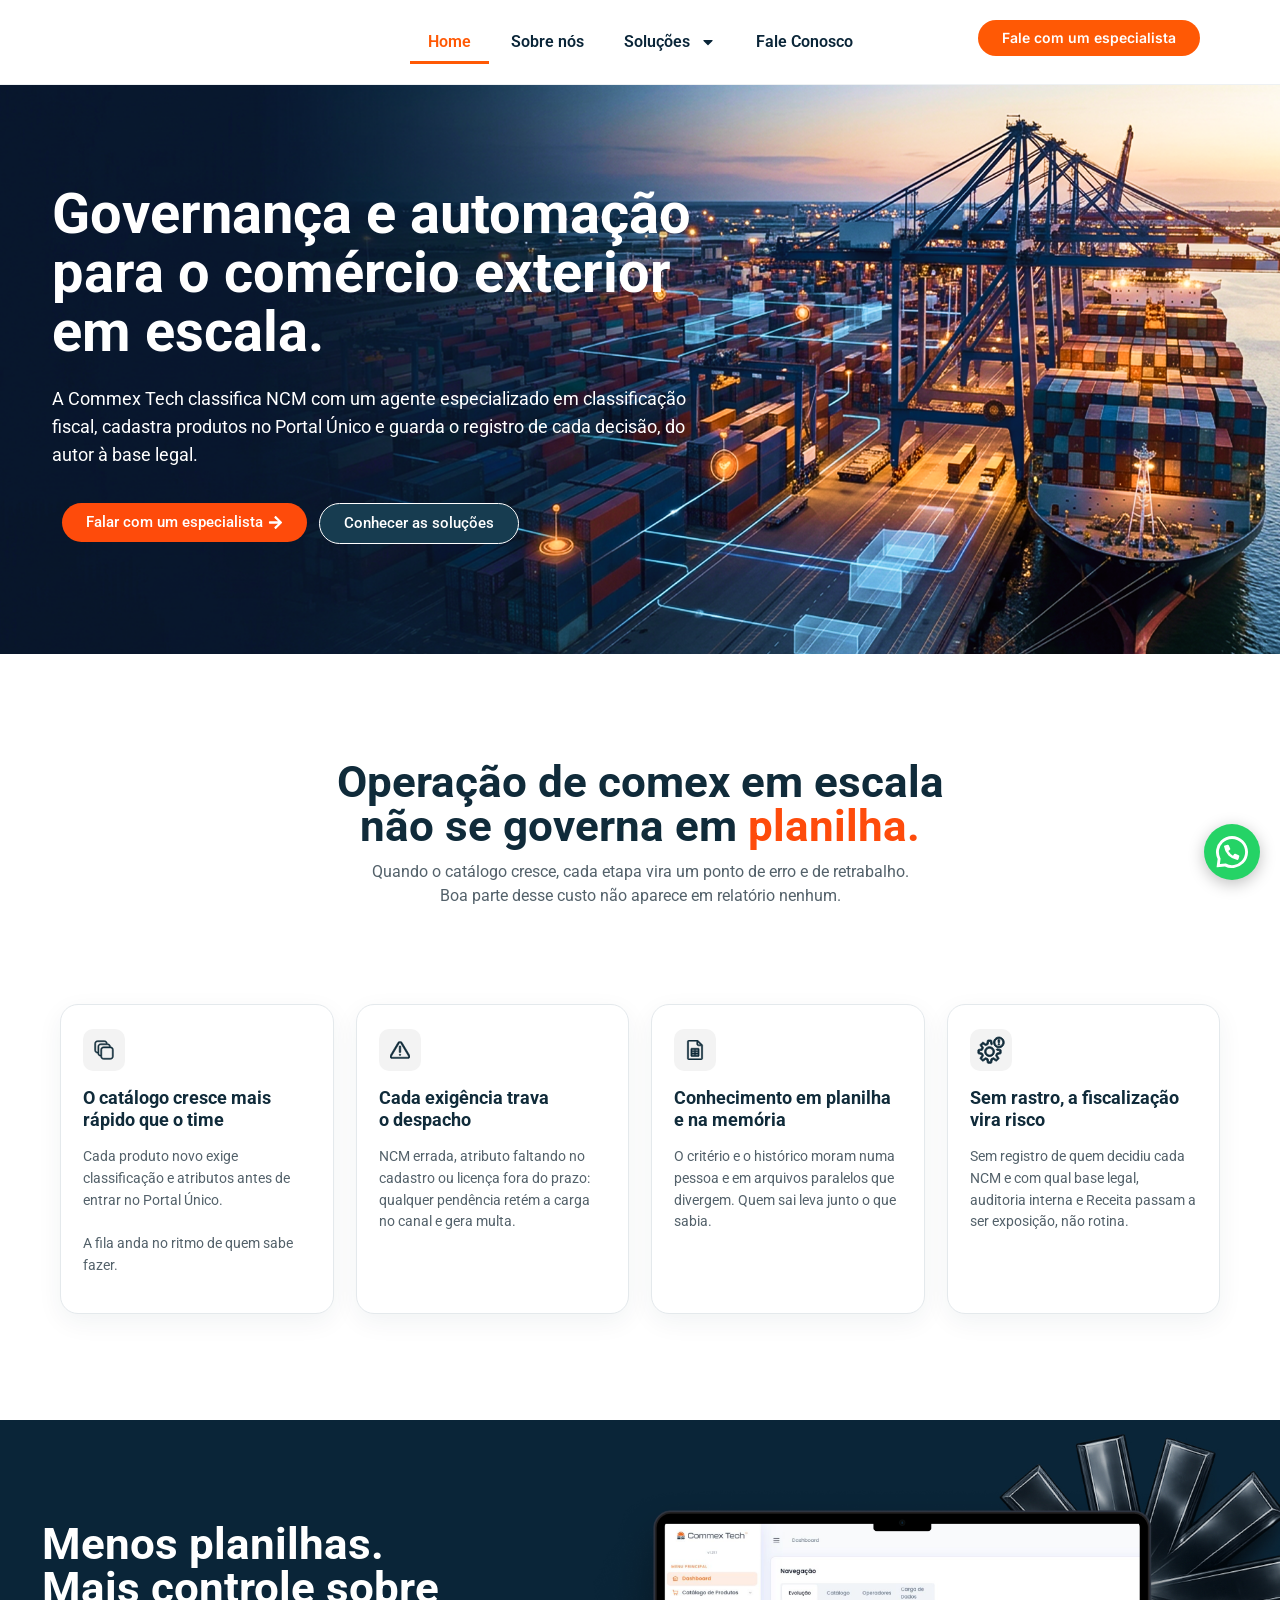
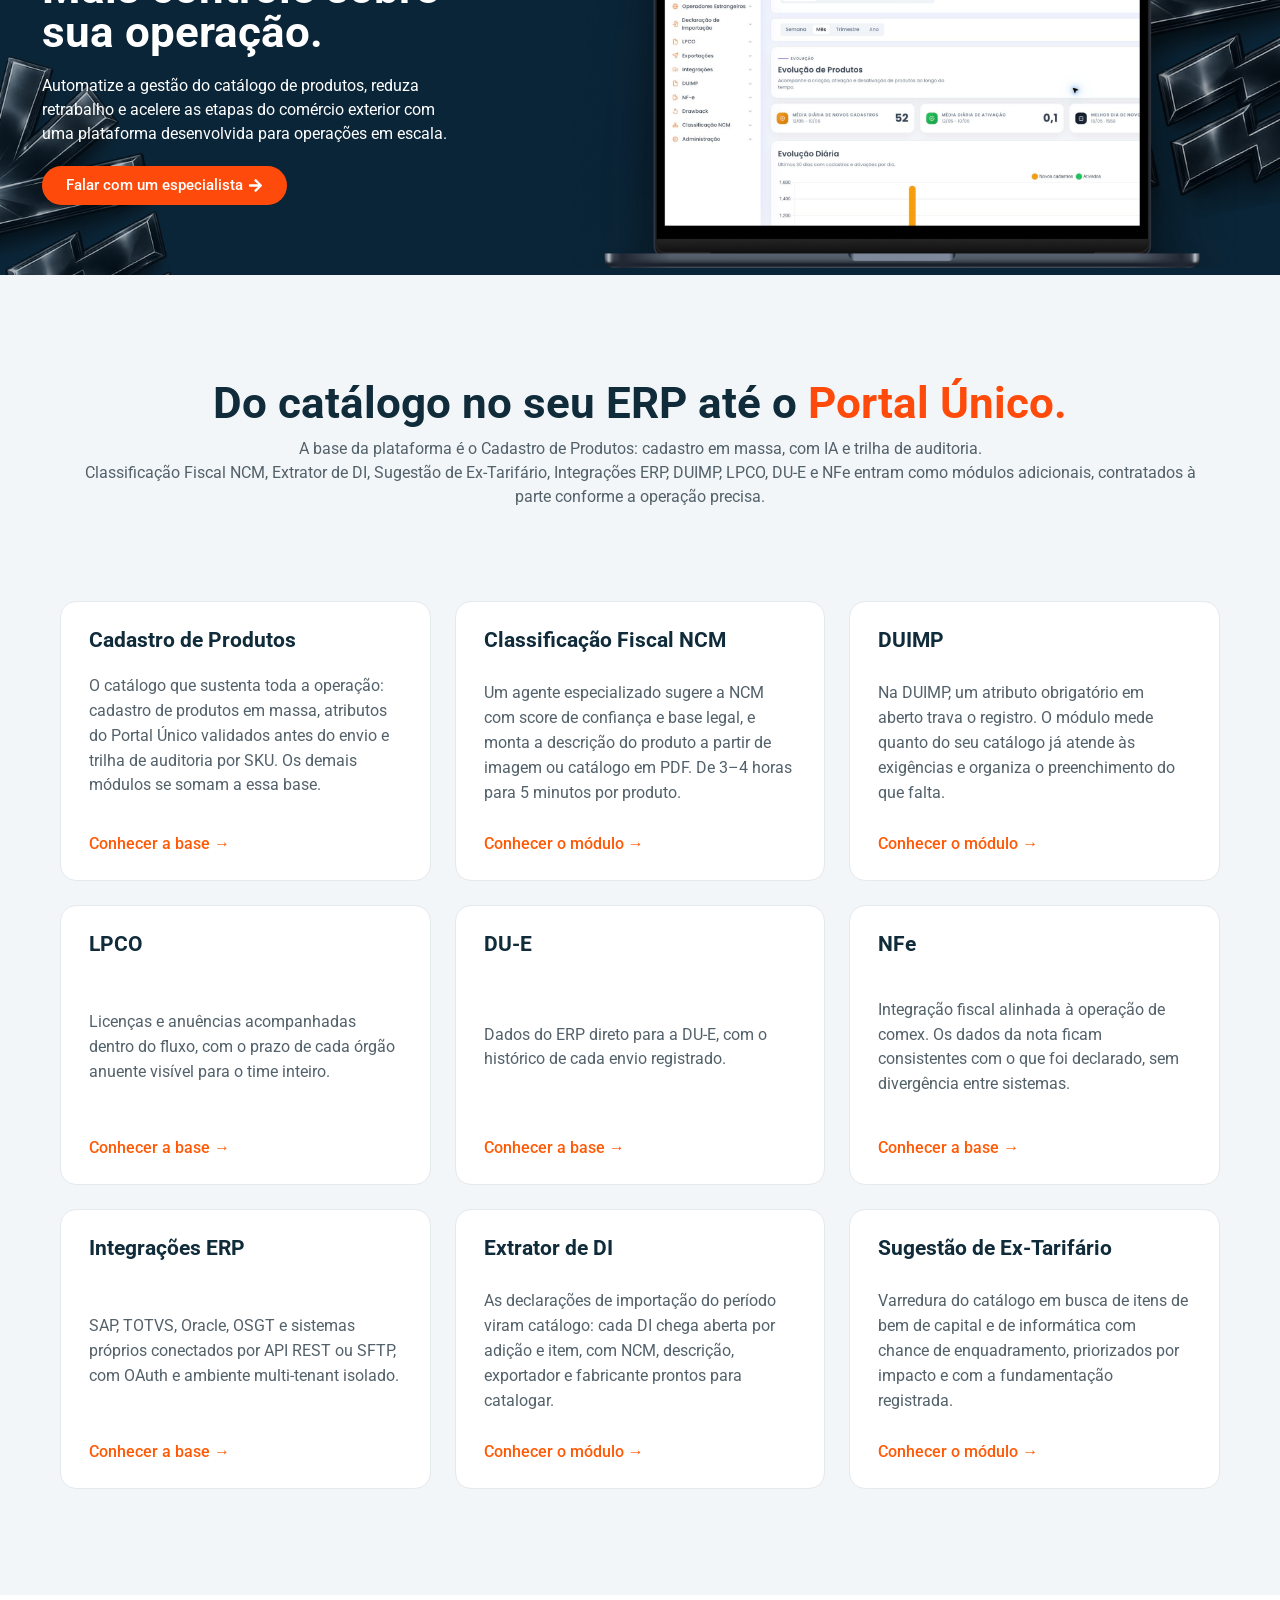
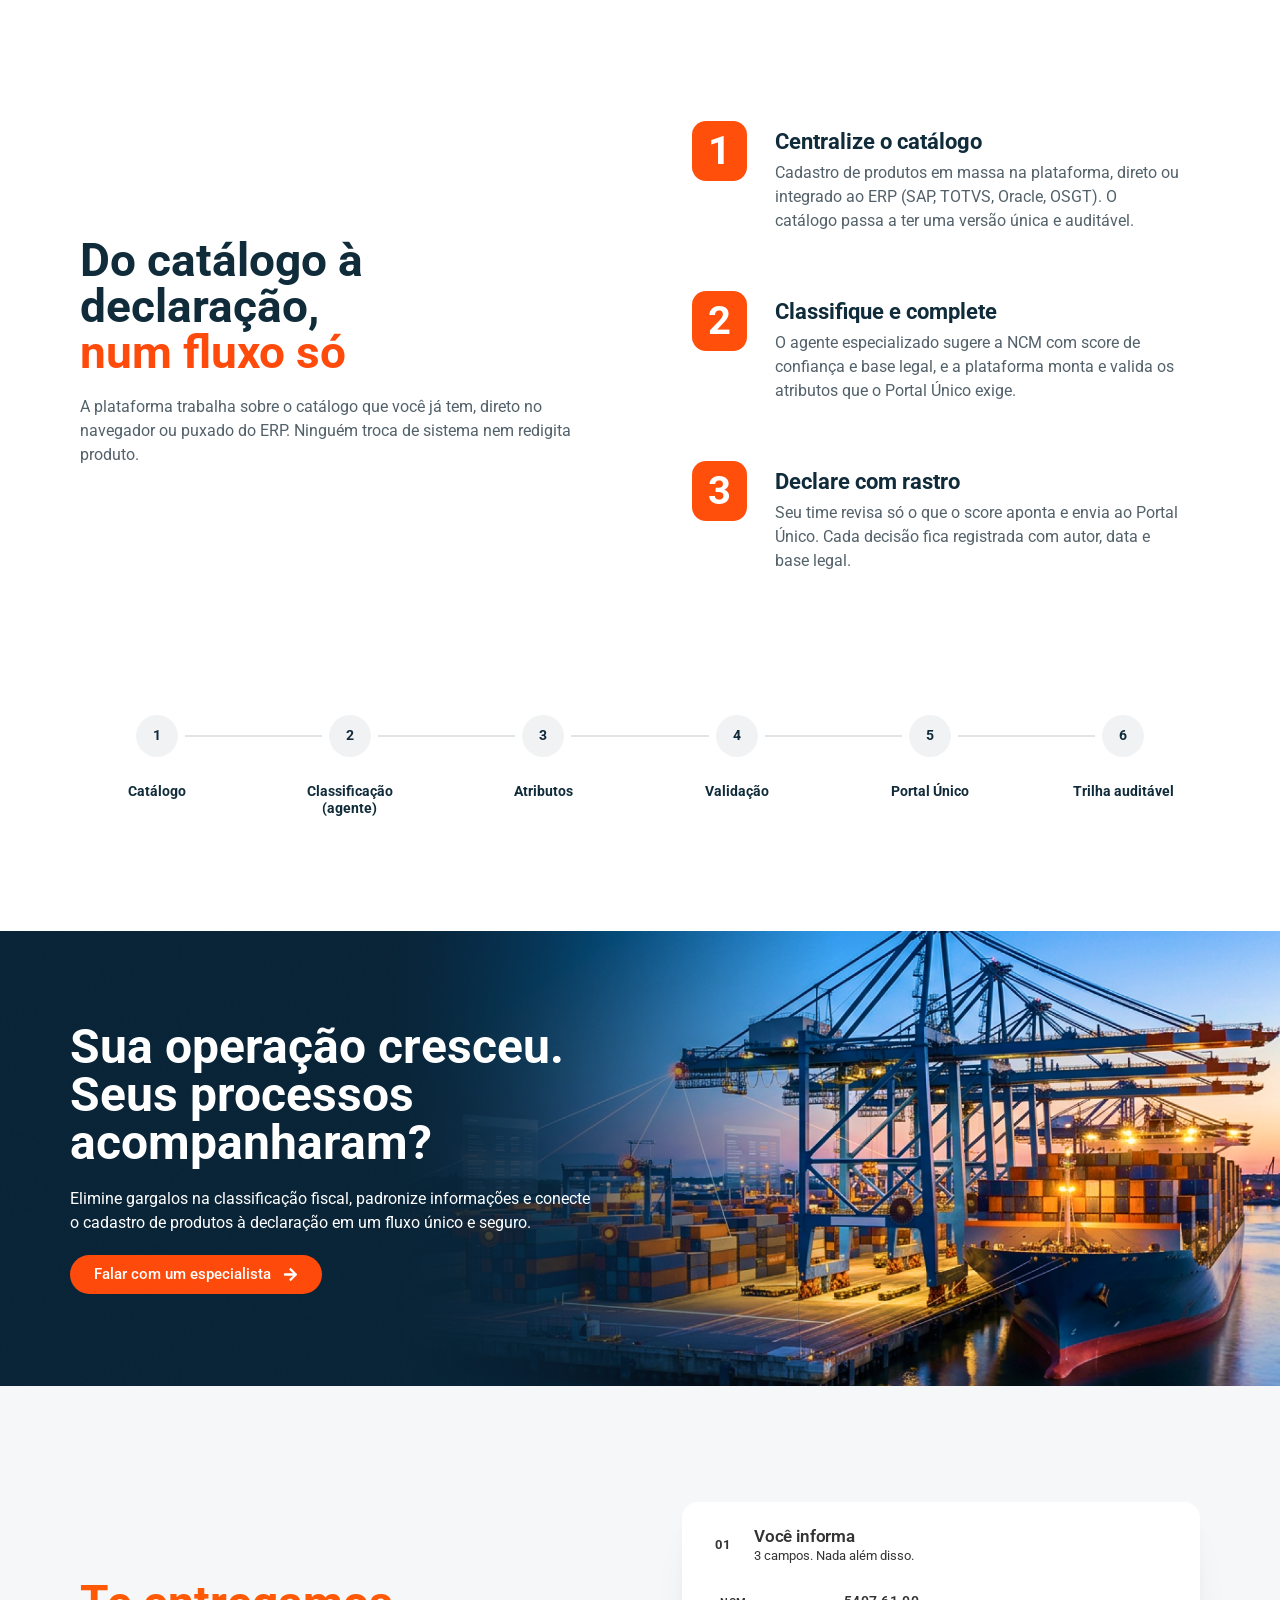
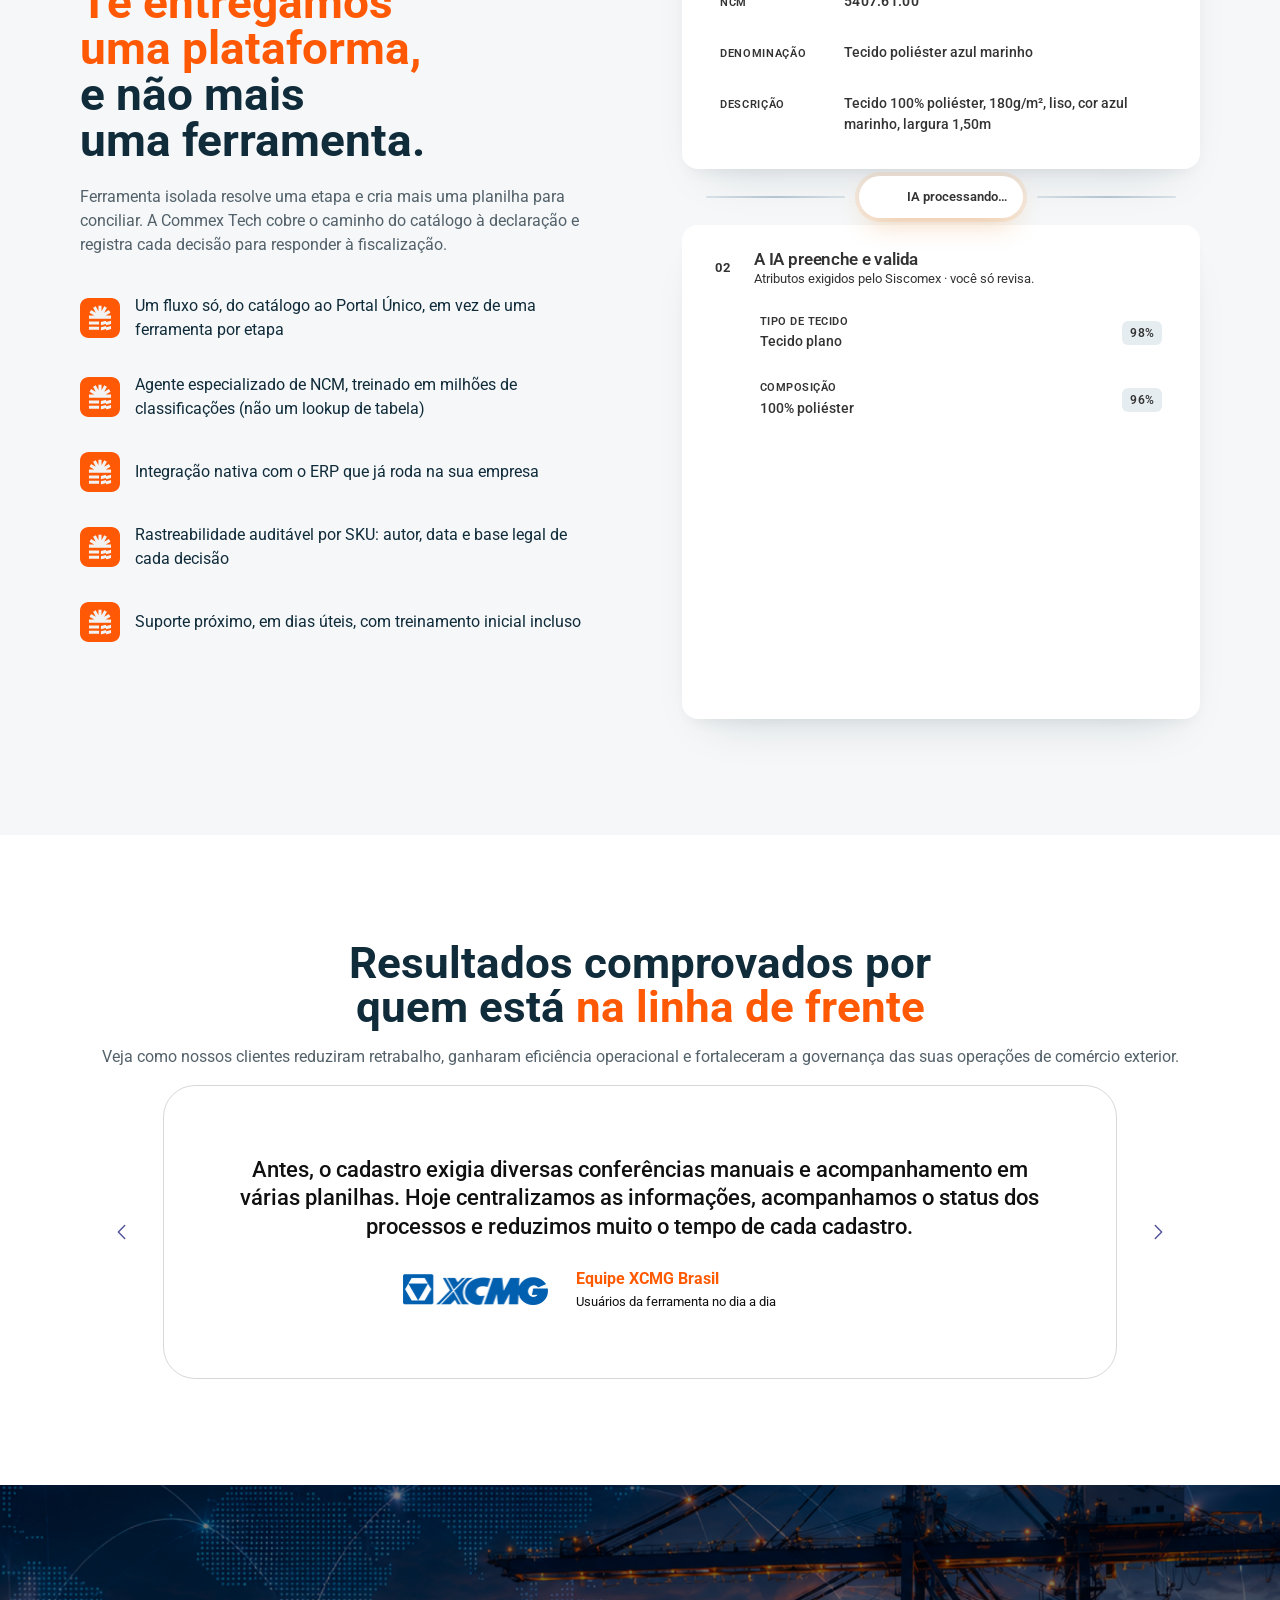
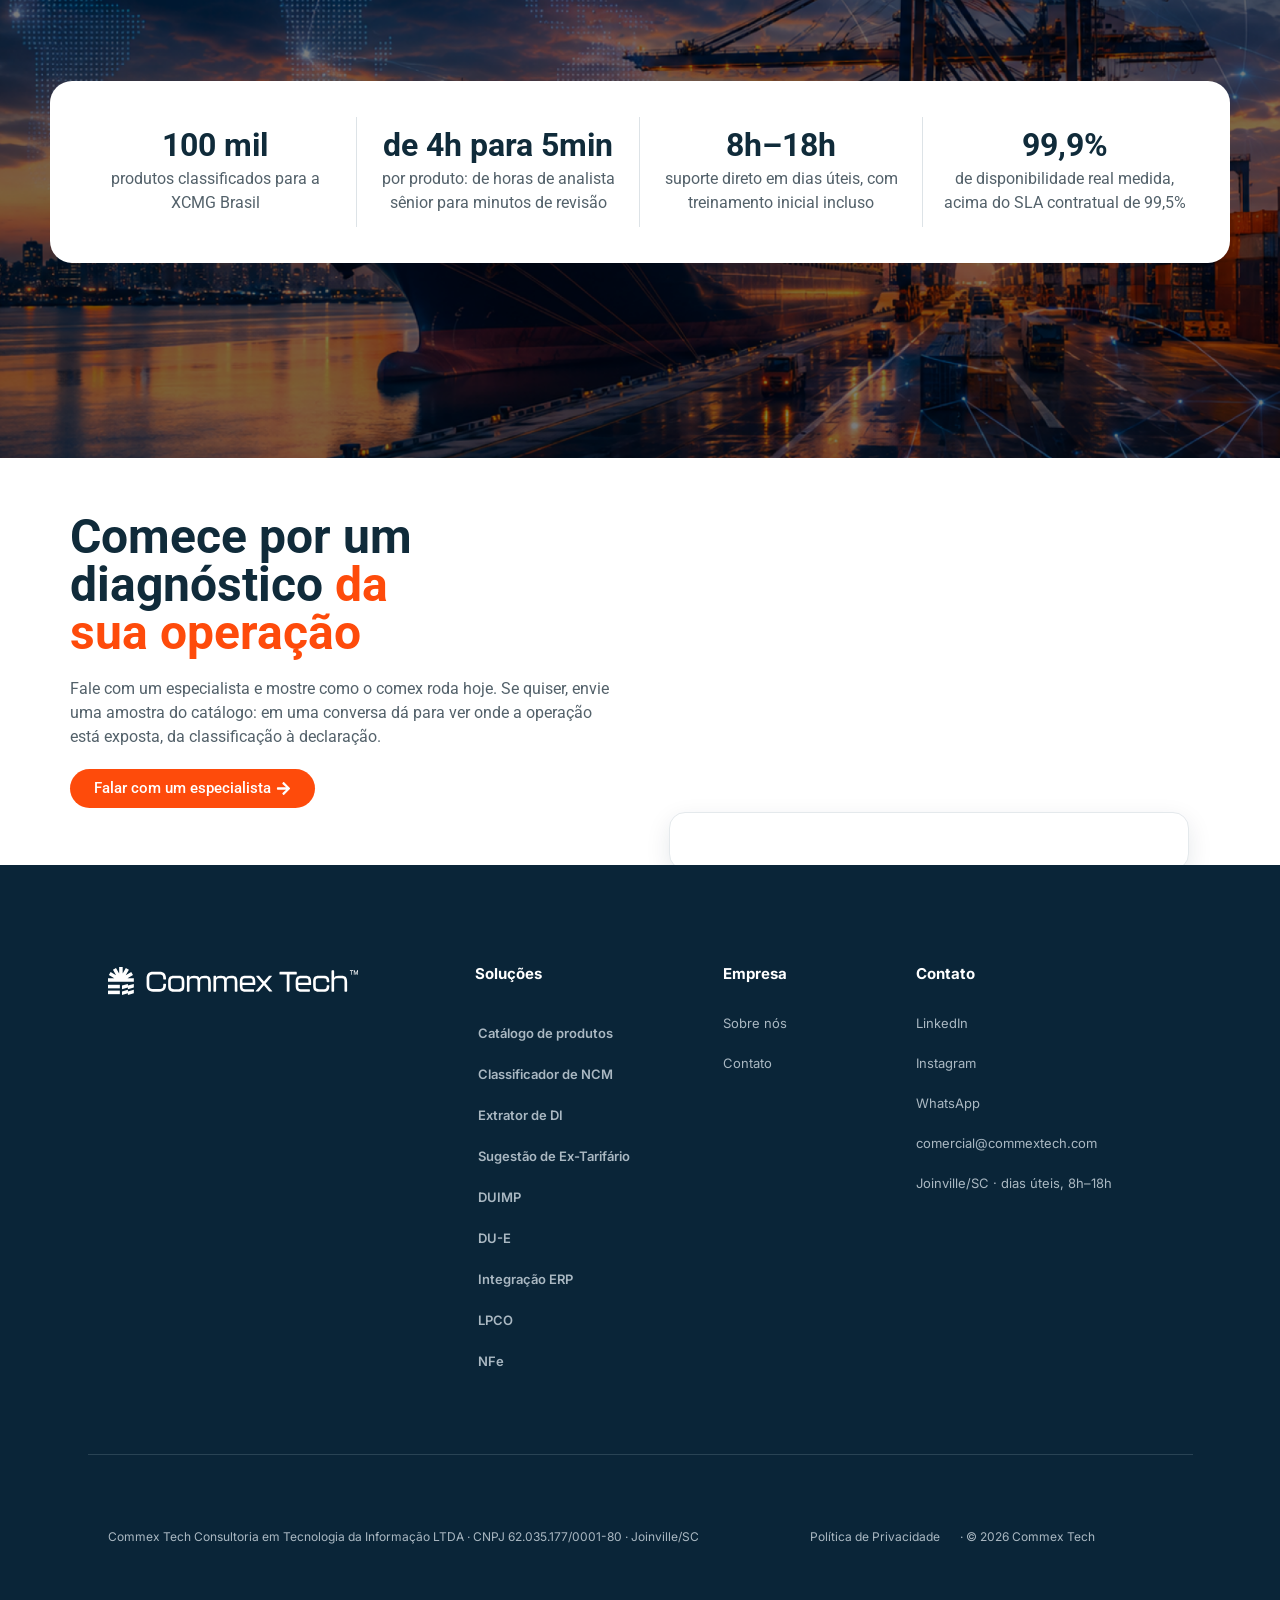
<file: index.html>
<!doctype html>
<html lang="pt-BR">
<head>
	<meta charset="UTF-8">
	<meta name="viewport" content="width=device-width, initial-scale=1">
	<title>Commex Tech — Governança e automação para o comércio exterior</title>
<meta name="description" content="Plataforma de governança para comércio exterior: cadastro de produtos em massa, classificação NCM por agente especializado e integração com o Portal Único.">
<style id="wp-img-auto-sizes-contain-inline-css">
img:is([sizes=auto i],[sizes^="auto," i]){contain-intrinsic-size:3000px 1500px}
/*# sourceURL=wp-img-auto-sizes-contain-inline-css */
</style>
<style id="global-styles-inline-css">
:root{--wp--preset--aspect-ratio--square: 1;--wp--preset--aspect-ratio--4-3: 4/3;--wp--preset--aspect-ratio--3-4: 3/4;--wp--preset--aspect-ratio--3-2: 3/2;--wp--preset--aspect-ratio--2-3: 2/3;--wp--preset--aspect-ratio--16-9: 16/9;--wp--preset--aspect-ratio--9-16: 9/16;--wp--preset--color--black: #000000;--wp--preset--color--cyan-bluish-gray: #abb8c3;--wp--preset--color--white: #ffffff;--wp--preset--color--pale-pink: #f78da7;--wp--preset--color--vivid-red: #cf2e2e;--wp--preset--color--luminous-vivid-orange: #ff6900;--wp--preset--color--luminous-vivid-amber: #fcb900;--wp--preset--color--light-green-cyan: #7bdcb5;--wp--preset--color--vivid-green-cyan: #00d084;--wp--preset--color--pale-cyan-blue: #8ed1fc;--wp--preset--color--vivid-cyan-blue: #0693e3;--wp--preset--color--vivid-purple: #9b51e0;--wp--preset--gradient--vivid-cyan-blue-to-vivid-purple: linear-gradient(135deg,rgb(6,147,227) 0%,rgb(155,81,224) 100%);--wp--preset--gradient--light-green-cyan-to-vivid-green-cyan: linear-gradient(135deg,rgb(122,220,180) 0%,rgb(0,208,130) 100%);--wp--preset--gradient--luminous-vivid-amber-to-luminous-vivid-orange: linear-gradient(135deg,rgb(252,185,0) 0%,rgb(255,105,0) 100%);--wp--preset--gradient--luminous-vivid-orange-to-vivid-red: linear-gradient(135deg,rgb(255,105,0) 0%,rgb(207,46,46) 100%);--wp--preset--gradient--very-light-gray-to-cyan-bluish-gray: linear-gradient(135deg,rgb(238,238,238) 0%,rgb(169,184,195) 100%);--wp--preset--gradient--cool-to-warm-spectrum: linear-gradient(135deg,rgb(74,234,220) 0%,rgb(151,120,209) 20%,rgb(207,42,186) 40%,rgb(238,44,130) 60%,rgb(251,105,98) 80%,rgb(254,248,76) 100%);--wp--preset--gradient--blush-light-purple: linear-gradient(135deg,rgb(255,206,236) 0%,rgb(152,150,240) 100%);--wp--preset--gradient--blush-bordeaux: linear-gradient(135deg,rgb(254,205,165) 0%,rgb(254,45,45) 50%,rgb(107,0,62) 100%);--wp--preset--gradient--luminous-dusk: linear-gradient(135deg,rgb(255,203,112) 0%,rgb(199,81,192) 50%,rgb(65,88,208) 100%);--wp--preset--gradient--pale-ocean: linear-gradient(135deg,rgb(255,245,203) 0%,rgb(182,227,212) 50%,rgb(51,167,181) 100%);--wp--preset--gradient--electric-grass: linear-gradient(135deg,rgb(202,248,128) 0%,rgb(113,206,126) 100%);--wp--preset--gradient--midnight: linear-gradient(135deg,rgb(2,3,129) 0%,rgb(40,116,252) 100%);--wp--preset--font-size--small: 13px;--wp--preset--font-size--medium: 20px;--wp--preset--font-size--large: 36px;--wp--preset--font-size--x-large: 42px;--wp--preset--spacing--20: 0.44rem;--wp--preset--spacing--30: 0.67rem;--wp--preset--spacing--40: 1rem;--wp--preset--spacing--50: 1.5rem;--wp--preset--spacing--60: 2.25rem;--wp--preset--spacing--70: 3.38rem;--wp--preset--spacing--80: 5.06rem;--wp--preset--shadow--natural: 6px 6px 9px rgba(0, 0, 0, 0.2);--wp--preset--shadow--deep: 12px 12px 50px rgba(0, 0, 0, 0.4);--wp--preset--shadow--sharp: 6px 6px 0px rgba(0, 0, 0, 0.2);--wp--preset--shadow--outlined: 6px 6px 0px -3px rgb(255, 255, 255), 6px 6px rgb(0, 0, 0);--wp--preset--shadow--crisp: 6px 6px 0px rgb(0, 0, 0);}.wp-block-button{--wp--preset--dimension--25: 25%;--wp--preset--dimension--50: 50%;--wp--preset--dimension--75: 75%;--wp--preset--dimension--100: 100%;}:root { --wp--style--global--content-size: 800px;--wp--style--global--wide-size: 1200px; }:where(body) { margin: 0; }.wp-site-blocks > .alignleft { float: left; margin-right: 2em; }.wp-site-blocks > .alignright { float: right; margin-left: 2em; }.wp-site-blocks > .aligncenter { justify-content: center; margin-left: auto; margin-right: auto; }:where(.wp-site-blocks) > * { margin-block-start: 24px; margin-block-end: 0; }:where(.wp-site-blocks) > :first-child { margin-block-start: 0; }:where(.wp-site-blocks) > :last-child { margin-block-end: 0; }:root { --wp--style--block-gap: 24px; }:root :where(.is-layout-flow) > :first-child{margin-block-start: 0;}:root :where(.is-layout-flow) > :last-child{margin-block-end: 0;}:root :where(.is-layout-flow) > *{margin-block-start: 24px;margin-block-end: 0;}:root :where(.is-layout-constrained) > :first-child{margin-block-start: 0;}:root :where(.is-layout-constrained) > :last-child{margin-block-end: 0;}:root :where(.is-layout-constrained) > *{margin-block-start: 24px;margin-block-end: 0;}:root :where(.is-layout-flex){gap: 24px;}:root :where(.is-layout-grid){gap: 24px;}.is-layout-flow > .alignleft{float: left;margin-inline-start: 0;margin-inline-end: 2em;}.is-layout-flow > .alignright{float: right;margin-inline-start: 2em;margin-inline-end: 0;}.is-layout-flow > .aligncenter{margin-left: auto !important;margin-right: auto !important;}.is-layout-constrained > .alignleft{float: left;margin-inline-start: 0;margin-inline-end: 2em;}.is-layout-constrained > .alignright{float: right;margin-inline-start: 2em;margin-inline-end: 0;}.is-layout-constrained > .aligncenter{margin-left: auto !important;margin-right: auto !important;}.is-layout-constrained > :where(:not(.alignleft):not(.alignright):not(.alignfull)){max-width: var(--wp--style--global--content-size);margin-left: auto !important;margin-right: auto !important;}.is-layout-constrained > .alignwide{max-width: var(--wp--style--global--wide-size);}body .is-layout-flex{display: flex;}.is-layout-flex{flex-wrap: wrap;align-items: center;}.is-layout-flex > :is(*, div){margin: 0;}body .is-layout-grid{display: grid;}.is-layout-grid > :is(*, div){margin: 0;}body{padding-top: 0px;padding-right: 0px;padding-bottom: 0px;padding-left: 0px;}:root :where(.wp-element-button, .wp-block-button__link){background-color: #32373c;border-width: 0;color: #fff;font-family: inherit;font-size: inherit;font-style: inherit;font-weight: inherit;letter-spacing: inherit;line-height: inherit;padding-top: calc(0.667em + 2px);padding-right: calc(1.333em + 2px);padding-bottom: calc(0.667em + 2px);padding-left: calc(1.333em + 2px);text-decoration: none;text-transform: inherit;}.has-black-color{color: var(--wp--preset--color--black) !important;}.has-cyan-bluish-gray-color{color: var(--wp--preset--color--cyan-bluish-gray) !important;}.has-white-color{color: var(--wp--preset--color--white) !important;}.has-pale-pink-color{color: var(--wp--preset--color--pale-pink) !important;}.has-vivid-red-color{color: var(--wp--preset--color--vivid-red) !important;}.has-luminous-vivid-orange-color{color: var(--wp--preset--color--luminous-vivid-orange) !important;}.has-luminous-vivid-amber-color{color: var(--wp--preset--color--luminous-vivid-amber) !important;}.has-light-green-cyan-color{color: var(--wp--preset--color--light-green-cyan) !important;}.has-vivid-green-cyan-color{color: var(--wp--preset--color--vivid-green-cyan) !important;}.has-pale-cyan-blue-color{color: var(--wp--preset--color--pale-cyan-blue) !important;}.has-vivid-cyan-blue-color{color: var(--wp--preset--color--vivid-cyan-blue) !important;}.has-vivid-purple-color{color: var(--wp--preset--color--vivid-purple) !important;}.has-black-background-color{background-color: var(--wp--preset--color--black) !important;}.has-cyan-bluish-gray-background-color{background-color: var(--wp--preset--color--cyan-bluish-gray) !important;}.has-white-background-color{background-color: var(--wp--preset--color--white) !important;}.has-pale-pink-background-color{background-color: var(--wp--preset--color--pale-pink) !important;}.has-vivid-red-background-color{background-color: var(--wp--preset--color--vivid-red) !important;}.has-luminous-vivid-orange-background-color{background-color: var(--wp--preset--color--luminous-vivid-orange) !important;}.has-luminous-vivid-amber-background-color{background-color: var(--wp--preset--color--luminous-vivid-amber) !important;}.has-light-green-cyan-background-color{background-color: var(--wp--preset--color--light-green-cyan) !important;}.has-vivid-green-cyan-background-color{background-color: var(--wp--preset--color--vivid-green-cyan) !important;}.has-pale-cyan-blue-background-color{background-color: var(--wp--preset--color--pale-cyan-blue) !important;}.has-vivid-cyan-blue-background-color{background-color: var(--wp--preset--color--vivid-cyan-blue) !important;}.has-vivid-purple-background-color{background-color: var(--wp--preset--color--vivid-purple) !important;}.has-black-border-color{border-color: var(--wp--preset--color--black) !important;}.has-cyan-bluish-gray-border-color{border-color: var(--wp--preset--color--cyan-bluish-gray) !important;}.has-white-border-color{border-color: var(--wp--preset--color--white) !important;}.has-pale-pink-border-color{border-color: var(--wp--preset--color--pale-pink) !important;}.has-vivid-red-border-color{border-color: var(--wp--preset--color--vivid-red) !important;}.has-luminous-vivid-orange-border-color{border-color: var(--wp--preset--color--luminous-vivid-orange) !important;}.has-luminous-vivid-amber-border-color{border-color: var(--wp--preset--color--luminous-vivid-amber) !important;}.has-light-green-cyan-border-color{border-color: var(--wp--preset--color--light-green-cyan) !important;}.has-vivid-green-cyan-border-color{border-color: var(--wp--preset--color--vivid-green-cyan) !important;}.has-pale-cyan-blue-border-color{border-color: var(--wp--preset--color--pale-cyan-blue) !important;}.has-vivid-cyan-blue-border-color{border-color: var(--wp--preset--color--vivid-cyan-blue) !important;}.has-vivid-purple-border-color{border-color: var(--wp--preset--color--vivid-purple) !important;}.has-vivid-cyan-blue-to-vivid-purple-gradient-background{background: var(--wp--preset--gradient--vivid-cyan-blue-to-vivid-purple) !important;}.has-light-green-cyan-to-vivid-green-cyan-gradient-background{background: var(--wp--preset--gradient--light-green-cyan-to-vivid-green-cyan) !important;}.has-luminous-vivid-amber-to-luminous-vivid-orange-gradient-background{background: var(--wp--preset--gradient--luminous-vivid-amber-to-luminous-vivid-orange) !important;}.has-luminous-vivid-orange-to-vivid-red-gradient-background{background: var(--wp--preset--gradient--luminous-vivid-orange-to-vivid-red) !important;}.has-very-light-gray-to-cyan-bluish-gray-gradient-background{background: var(--wp--preset--gradient--very-light-gray-to-cyan-bluish-gray) !important;}.has-cool-to-warm-spectrum-gradient-background{background: var(--wp--preset--gradient--cool-to-warm-spectrum) !important;}.has-blush-light-purple-gradient-background{background: var(--wp--preset--gradient--blush-light-purple) !important;}.has-blush-bordeaux-gradient-background{background: var(--wp--preset--gradient--blush-bordeaux) !important;}.has-luminous-dusk-gradient-background{background: var(--wp--preset--gradient--luminous-dusk) !important;}.has-pale-ocean-gradient-background{background: var(--wp--preset--gradient--pale-ocean) !important;}.has-electric-grass-gradient-background{background: var(--wp--preset--gradient--electric-grass) !important;}.has-midnight-gradient-background{background: var(--wp--preset--gradient--midnight) !important;}.has-small-font-size{font-size: var(--wp--preset--font-size--small) !important;}.has-medium-font-size{font-size: var(--wp--preset--font-size--medium) !important;}.has-large-font-size{font-size: var(--wp--preset--font-size--large) !important;}.has-x-large-font-size{font-size: var(--wp--preset--font-size--x-large) !important;}
:root :where(.wp-block-icon svg){width: 24px;}
:root :where(.wp-block-pullquote){font-size: 1.5em;line-height: 1.6;}
/*# sourceURL=global-styles-inline-css */
</style>
<link rel='stylesheet' id='hello-elementor-css' href='assets/css/hello-reset.css' media='all' />
<link rel='stylesheet' id='hello-elementor-theme-style-css' href='assets/css/hello-theme.css' media='all' />
<link rel='stylesheet' id='hello-elementor-header-footer-css' href='assets/css/hello-header-footer.css' media='all' />
<link rel='stylesheet' id='elementor-frontend-css' href='assets/css/elementor-frontend.min.css' media='all' />
<style id="elementor-frontend-inline-css">
.e-heading-base a, .e-paragraph-base a { all: unset; cursor: pointer; }form[data-element_type="e-form"].form-state-success [data-element_type="e-form-success-message"],form[data-element_type="e-form"].form-state-error [data-element_type="e-form-error-message"]{ display: block; }
.e-form-textarea-base:not([data-resizable]) { resize: none; } .e-form-submit-button-base { cursor: pointer; box-sizing: border-box; }
/*# sourceURL=elementor-frontend-inline-css */
</style>
<link rel='stylesheet' id='elementor-post-16-css' href='assets/css/post-16.css' media='all' />
<link rel='stylesheet' id='widget-image-css' href='assets/css/elementor-widget-image.min.css' media='all' />
<link rel='stylesheet' id='widget-nav-menu-css' href='assets/css/pro-widget-nav-menu.min.css' media='all' />
<link rel='stylesheet' id='e-sticky-css' href='assets/css/pro-sticky.min.css' media='all' />
<link rel='stylesheet' id='widget-heading-css' href='assets/css/elementor-widget-heading.min.css' media='all' />
<link rel='stylesheet' id='widget-divider-css' href='assets/css/elementor-widget-divider.min.css' media='all' />
<link rel='stylesheet' id='widget-icon-list-css' href='assets/css/elementor-widget-icon-list.min.css' media='all' />
<link rel='stylesheet' id='dct-testimonials-slider-css' href='assets/css/testimonials-slider.css' media='all' />
<link rel='stylesheet' id='elementor-post-13-css' href='assets/css/post-13.css' media='all' />
<link rel='stylesheet' id='base-desktop-css' href='assets/css/base-desktop.css' media='all' />
<link rel='stylesheet' id='base-mobile-css' href='assets/css/base-mobile.css' media='(max-width:767px)' />
<link rel='stylesheet' id='elementor-post-261-css' href='assets/css/post-261.css' media='all' />
<link rel='stylesheet' id='elementor-post-288-css' href='assets/css/post-288.css' media='all' />
<link rel='stylesheet' id='elementor-gf-roboto-css' href='https://fonts.googleapis.com/css?family=Roboto:100,100italic,200,200italic,300,300italic,400,400italic,500,500italic,600,600italic,700,700italic,800,800italic,900,900italic&#038;display=auto' media='all' />
<link rel='stylesheet' id='elementor-gf-robotoslab-css' href='https://fonts.googleapis.com/css?family=Roboto+Slab:100,100italic,200,200italic,300,300italic,400,400italic,500,500italic,600,600italic,700,700italic,800,800italic,900,900italic&#038;display=auto' media='all' />
<link rel='stylesheet' id='elementor-gf-inter-css' href='https://fonts.googleapis.com/css?family=Inter:100,100italic,200,200italic,300,300italic,400,400italic,500,500italic,600,600italic,700,700italic,800,800italic,900,900italic&#038;display=auto' media='all' />
<script id="jquery-core-js" src="assets/js/jquery.min.js"></script>
<script id="jquery-migrate-js" src="assets/js/jquery-migrate.min.js"></script>
			<style>
				.e-con.e-parent:nth-of-type(n+4):not(.e-lazyloaded):not(.e-no-lazyload),
				.e-con.e-parent:nth-of-type(n+4):not(.e-lazyloaded):not(.e-no-lazyload) * {
					background-image: none !important;
				}
				@media screen and (max-height: 1024px) {
					.e-con.e-parent:nth-of-type(n+3):not(.e-lazyloaded):not(.e-no-lazyload),
					.e-con.e-parent:nth-of-type(n+3):not(.e-lazyloaded):not(.e-no-lazyload) * {
						background-image: none !important;
					}
				}
				@media screen and (max-height: 640px) {
					.e-con.e-parent:nth-of-type(n+2):not(.e-lazyloaded):not(.e-no-lazyload),
					.e-con.e-parent:nth-of-type(n+2):not(.e-lazyloaded):not(.e-no-lazyload) * {
						background-image: none !important;
					}
				}
			</style>
			<link rel="icon" href="assets/img/cropped-FAVICON-32x32.png" sizes="32x32" />
<link rel="icon" href="assets/img/cropped-FAVICON-192x192.png" sizes="192x192" />
<link rel="apple-touch-icon" href="assets/img/cropped-FAVICON-180x180.png" />
<meta name="msapplication-TileImage" content="assets/img/cropped-FAVICON-270x270.png" />
</head>
<body class="home wp-singular page-template page-template-elementor_header_footer page page-id-13 wp-custom-logo wp-embed-responsive wp-theme-hello-elementor hello-elementor-default elementor-default elementor-template-full-width elementor-kit-16 elementor-page elementor-page-13">

<a class="skip-link screen-reader-text" href="#content">Ir para o conteúdo</a>

		<header data-elementor-type="header" data-elementor-id="261" class="elementor elementor-261 elementor-location-header" data-elementor-post-type="elementor_library">
			<header class="elementor-element elementor-element-4142ab73 e-flex e-con-boxed e-con e-parent" data-id="4142ab73" data-element_type="container" data-e-type="container" data-settings="{&quot;background_background&quot;:&quot;classic&quot;,&quot;sticky&quot;:&quot;top&quot;,&quot;sticky_on&quot;:[&quot;desktop&quot;,&quot;tablet&quot;,&quot;mobile&quot;],&quot;sticky_offset&quot;:0,&quot;sticky_effects_offset&quot;:0,&quot;sticky_anchor_link_offset&quot;:0}">
					<div class="e-con-inner">
		<div class="elementor-element elementor-element-62e94775 e-con-full e-flex e-con e-child" data-id="62e94775" data-element_type="container" data-e-type="container">
		<div class="elementor-element elementor-element-63793621 e-con-full e-flex e-con e-child" data-id="63793621" data-element_type="container" data-e-type="container">
				<div class="elementor-element elementor-element-28edce0b elementor-widget elementor-widget-image" data-id="28edce0b" data-element_type="widget" data-e-type="widget" data-widget_type="image.default">
															<img width="305" height="34" src="assets/img/Commex-Tech.svg" class="attachment-full size-full wp-image-263" alt="" />															</div>
				</div>
		<div class="elementor-element elementor-element-7af0783a e-con-full e-flex e-con e-child" data-id="7af0783a" data-element_type="container" data-e-type="container">
				<div class="elementor-element elementor-element-230fde95 elementor-nav-menu__align-center elementor-nav-menu--stretch elementor-nav-menu--dropdown-tablet elementor-nav-menu__text-align-aside elementor-nav-menu--toggle elementor-nav-menu--burger elementor-widget elementor-widget-nav-menu" data-id="230fde95" data-element_type="widget" data-e-type="widget" data-settings="{&quot;full_width&quot;:&quot;stretch&quot;,&quot;layout&quot;:&quot;horizontal&quot;,&quot;submenu_icon&quot;:{&quot;value&quot;:&quot;&lt;svg aria-hidden=\&quot;true\&quot; class=\&quot;e-font-icon-svg e-fas-caret-down\&quot; viewBox=\&quot;0 0 320 512\&quot; xmlns=\&quot;http:\/\/www.w3.org\/2000\/svg\&quot;&gt;&lt;path d=\&quot;M31.3 192h257.3c17.8 0 26.7 21.5 14.1 34.1L174.1 354.8c-7.8 7.8-20.5 7.8-28.3 0L17.2 226.1C4.6 213.5 13.5 192 31.3 192z\&quot;&gt;&lt;\/path&gt;&lt;\/svg&gt;&quot;,&quot;library&quot;:&quot;fa-solid&quot;},&quot;toggle&quot;:&quot;burger&quot;}" data-widget_type="nav-menu.default">
								<nav aria-label="Menu" class="elementor-nav-menu--main elementor-nav-menu__container elementor-nav-menu--layout-horizontal e--pointer-underline e--animation-fade">
				<ul id="menu-1-230fde95" class="elementor-nav-menu"><li class="menu-item menu-item-type-post_type menu-item-object-page menu-item-home current-menu-item page_item page-item-13 current_page_item menu-item-265"><a href="index.html" aria-current="page" class="elementor-item elementor-item-active">Home</a></li>
<li class="menu-item menu-item-type-post_type menu-item-object-page menu-item-266"><a href="sobre.html" class="elementor-item">Sobre nós</a></li>
<li class="menu-item menu-item-type-custom menu-item-object-custom menu-item-has-children menu-item-267"><a class="elementor-item">Soluções</a>
<ul class="sub-menu elementor-nav-menu--dropdown">
	<li class="menu-item menu-item-type-post_type menu-item-object-page menu-item-270"><a href="cadastro-de-produtos.html" class="elementor-sub-item">Catálogo de produtos</a></li>
	<li class="menu-item menu-item-type-post_type menu-item-object-page menu-item-274"><a href="ncm.html" class="elementor-sub-item">Classificador de NCM</a></li>
	<li class="menu-item menu-item-type-post_type menu-item-object-page menu-item-901"><a href="extrator-di.html" class="elementor-sub-item">Extrator de DI</a></li>
	<li class="menu-item menu-item-type-post_type menu-item-object-page menu-item-902"><a href="ex-tarifario.html" class="elementor-sub-item">Sugestão de Ex-Tarifário</a></li>
	<li class="menu-item menu-item-type-post_type menu-item-object-page menu-item-273"><a href="duimp.html" class="elementor-sub-item">DUIMP</a></li>
	<li class="menu-item menu-item-type-post_type menu-item-object-page menu-item-272"><a href="du-e.html" class="elementor-sub-item">DU-E</a></li>
	<li class="menu-item menu-item-type-post_type menu-item-object-page menu-item-271"><a href="integracoes.html" class="elementor-sub-item">Integração ERP</a></li>
	<li class="menu-item menu-item-type-post_type menu-item-object-page menu-item-269"><a href="lpco.html" class="elementor-sub-item">LPCO</a></li>
	<li class="menu-item menu-item-type-post_type menu-item-object-page menu-item-268"><a href="nfe.html" class="elementor-sub-item">NFe</a></li>
</ul>
</li>
<li class="menu-item menu-item-type-post_type menu-item-object-page menu-item-281"><a href="contato.html" class="elementor-item">Fale Conosco</a></li>
</ul>			</nav>
					<div class="elementor-menu-toggle" role="button" tabindex="0" aria-label="Menu Toggle" aria-expanded="false">
			<svg aria-hidden="true" role="presentation" class="elementor-menu-toggle__icon--open e-font-icon-svg e-eicon-menu-bar" viewBox="0 0 1000 1000" xmlns="http://www.w3.org/2000/svg"><path d="M104 333H896C929 333 958 304 958 271S929 208 896 208H104C71 208 42 237 42 271S71 333 104 333ZM104 583H896C929 583 958 554 958 521S929 458 896 458H104C71 458 42 487 42 521S71 583 104 583ZM104 833H896C929 833 958 804 958 771S929 708 896 708H104C71 708 42 737 42 771S71 833 104 833Z"></path></svg><svg aria-hidden="true" role="presentation" class="elementor-menu-toggle__icon--close e-font-icon-svg e-eicon-close" viewBox="0 0 1000 1000" xmlns="http://www.w3.org/2000/svg"><path d="M742 167L500 408 258 167C246 154 233 150 217 150 196 150 179 158 167 167 154 179 150 196 150 212 150 229 154 242 171 254L408 500 167 742C138 771 138 800 167 829 196 858 225 858 254 829L496 587 738 829C750 842 767 846 783 846 800 846 817 842 829 829 842 817 846 804 846 783 846 767 842 750 829 737L588 500 833 258C863 229 863 200 833 171 804 137 775 137 742 167Z"></path></svg>		</div>
					<nav class="elementor-nav-menu--dropdown elementor-nav-menu__container" aria-hidden="true">
				<ul id="menu-2-230fde95" class="elementor-nav-menu"><li class="menu-item menu-item-type-post_type menu-item-object-page menu-item-home current-menu-item page_item page-item-13 current_page_item menu-item-265"><a href="index.html" aria-current="page" class="elementor-item elementor-item-active" tabindex="-1">Home</a></li>
<li class="menu-item menu-item-type-post_type menu-item-object-page menu-item-266"><a href="sobre.html" class="elementor-item" tabindex="-1">Sobre nós</a></li>
<li class="menu-item menu-item-type-custom menu-item-object-custom menu-item-has-children menu-item-267"><a class="elementor-item" tabindex="-1">Soluções</a>
<ul class="sub-menu elementor-nav-menu--dropdown">
	<li class="menu-item menu-item-type-post_type menu-item-object-page menu-item-270"><a href="cadastro-de-produtos.html" class="elementor-sub-item" tabindex="-1">Catálogo de produtos</a></li>
	<li class="menu-item menu-item-type-post_type menu-item-object-page menu-item-274"><a href="ncm.html" class="elementor-sub-item" tabindex="-1">Classificador de NCM</a></li>
	<li class="menu-item menu-item-type-post_type menu-item-object-page menu-item-901"><a href="extrator-di.html" class="elementor-sub-item" tabindex="-1">Extrator de DI</a></li>
	<li class="menu-item menu-item-type-post_type menu-item-object-page menu-item-902"><a href="ex-tarifario.html" class="elementor-sub-item" tabindex="-1">Sugestão de Ex-Tarifário</a></li>
	<li class="menu-item menu-item-type-post_type menu-item-object-page menu-item-273"><a href="duimp.html" class="elementor-sub-item" tabindex="-1">DUIMP</a></li>
	<li class="menu-item menu-item-type-post_type menu-item-object-page menu-item-272"><a href="du-e.html" class="elementor-sub-item" tabindex="-1">DU-E</a></li>
	<li class="menu-item menu-item-type-post_type menu-item-object-page menu-item-271"><a href="integracoes.html" class="elementor-sub-item" tabindex="-1">Integração ERP</a></li>
	<li class="menu-item menu-item-type-post_type menu-item-object-page menu-item-269"><a href="lpco.html" class="elementor-sub-item" tabindex="-1">LPCO</a></li>
	<li class="menu-item menu-item-type-post_type menu-item-object-page menu-item-268"><a href="nfe.html" class="elementor-sub-item" tabindex="-1">NFe</a></li>
</ul>
</li>
<li class="menu-item menu-item-type-post_type menu-item-object-page menu-item-281"><a href="contato.html" class="elementor-item" tabindex="-1">Fale Conosco</a></li>
</ul>			</nav>
						</div>
				</div>
		<div class="elementor-element elementor-element-749b7960 e-con-full e-flex e-con e-child" data-id="749b7960" data-element_type="container" data-e-type="container">
				<div class="elementor-element elementor-element-575684f1 elementor-align-right elementor-tablet-align-right elementor-mobile-align-center elementor-widget__width-auto elementor-widget elementor-widget-button" data-id="575684f1" data-element_type="widget" data-e-type="widget" data-widget_type="button.default">
										<a class="elementor-button elementor-button-link elementor-size-sm" href="https://wa.me/5547999744290?text=Ol%C3%A1%2C%20vim%20do%20site%20da%20Commex%20Tech%20e%20gostaria%20de%20mais%20informa%C3%A7%C3%B5es" target="_blank">
						<span class="elementor-button-content-wrapper">
									<span class="elementor-button-text">Fale com um especialista</span>
					</span>
					</a>
								</div>
				</div>
				</div>
					</div>
				</header>
				</header>
				<div data-elementor-type="wp-page" data-elementor-id="13" class="elementor elementor-13" data-elementor-post-type="page">
				<section class="elementor-element elementor-element-40298873 commex-section commex-hero commex-bg-substituir e-con-full e-flex e-con e-parent" data-id="40298873" data-element_type="container" data-e-type="container" data-settings="{&quot;background_background&quot;:&quot;classic&quot;}">
		<div class="elementor-element elementor-element-31270845 e-flex e-con-boxed e-con e-child" data-id="31270845" data-element_type="container" data-e-type="container">
					<div class="e-con-inner">
		<div class="elementor-element elementor-element-566f1ca e-flex e-con-boxed e-con e-child" data-id="566f1ca" data-element_type="container" data-e-type="container">
					<div class="e-con-inner">
				<div class="elementor-element elementor-element-747dbb14 elementor-widget elementor-widget-heading" data-id="747dbb14" data-element_type="widget" data-e-type="widget" data-widget_type="heading.default">
					<h1 class="elementor-heading-title elementor-size-default">Governança e automação<br>para o comércio exterior<br>em escala.</h1>				</div>
				<div class="elementor-element elementor-element-2fa5f40a elementor-widget__width-initial elementor-widget elementor-widget-text-editor" data-id="2fa5f40a" data-element_type="widget" data-e-type="widget" data-widget_type="text-editor.default">
									A Commex Tech classifica NCM com um agente especializado em classificação fiscal, cadastra produtos no Portal Único e guarda o registro de cada decisão, do autor à base legal.								</div>
		<div class="elementor-element elementor-element-1b3bb8f1 e-flex e-con-boxed e-con e-child" data-id="1b3bb8f1" data-element_type="container" data-e-type="container">
					<div class="e-con-inner">
				<div class="elementor-element elementor-element-51813bdc elementor-widget elementor-widget-button" data-id="51813bdc" data-element_type="widget" data-e-type="widget" data-widget_type="button.default">
										<a class="elementor-button elementor-button-link elementor-size-sm" href="https://wa.me/5547999744290?text=Ol%C3%A1%2C%20vim%20do%20site%20da%20Commex%20Tech%20e%20gostaria%20de%20mais%20informa%C3%A7%C3%B5es" target="_blank">
						<span class="elementor-button-content-wrapper">
						<span class="elementor-button-icon">
				<svg aria-hidden="true" class="e-font-icon-svg e-fas-arrow-right" viewBox="0 0 448 512" xmlns="http://www.w3.org/2000/svg"><path d="M190.5 66.9l22.2-22.2c9.4-9.4 24.6-9.4 33.9 0L441 239c9.4 9.4 9.4 24.6 0 33.9L246.6 467.3c-9.4 9.4-24.6 9.4-33.9 0l-22.2-22.2c-9.5-9.5-9.3-25 .4-34.3L311.4 296H24c-13.3 0-24-10.7-24-24v-32c0-13.3 10.7-24 24-24h287.4L190.9 101.2c-9.8-9.3-10-24.8-.4-34.3z"></path></svg>			</span>
									<span class="elementor-button-text">Falar com um especialista</span>
					</span>
					</a>
								</div>
				<div class="elementor-element elementor-element-2287cc34 elementor-widget elementor-widget-button" data-id="2287cc34" data-element_type="widget" data-e-type="widget" data-widget_type="button.default">
										<a class="elementor-button elementor-button-link elementor-size-sm" href="#commex-section-commex-modules">
						<span class="elementor-button-content-wrapper">
									<span class="elementor-button-text">Conhecer as soluções</span>
					</span>
					</a>
								</div>
					</div>
				</div>
					</div>
				</div>
					</div>
				</div>
				</section>
		<section class="elementor-element elementor-element-29d9264b commex-section commex-problems e-con-full e-flex e-con e-parent" data-id="29d9264b" data-element_type="container" data-e-type="container" data-settings="{&quot;background_background&quot;:&quot;classic&quot;}">
		<div class="elementor-element elementor-element-365494e0 e-flex e-con-boxed e-con e-child" data-id="365494e0" data-element_type="container" data-e-type="container">
					<div class="e-con-inner">
				<div class="elementor-element elementor-element-4d1d212d elementor-widget elementor-widget-heading" data-id="4d1d212d" data-element_type="widget" data-e-type="widget" data-widget_type="heading.default">
					<h2 class="elementor-heading-title elementor-size-default">Operação de comex em escala<br>não se governa em <span style="color:#FE4B0B">planilha.</span></h2>				</div>
				<div class="elementor-element elementor-element-13773b8a elementor-widget elementor-widget-text-editor" data-id="13773b8a" data-element_type="widget" data-e-type="widget" data-widget_type="text-editor.default">
									Quando o catálogo cresce, cada etapa vira um ponto de erro e de retrabalho.<br>Boa parte desse custo não aparece em relatório nenhum.								</div>
					</div>
				</div>
		<div class="elementor-element elementor-element-55c2aef4 commex-problem-grid e-grid e-con-full e-con e-child" data-id="55c2aef4" data-element_type="container" data-e-type="container">
		<div class="elementor-element elementor-element-58affa40 commex-problem-card e-flex e-con-boxed e-con e-child" data-id="58affa40" data-element_type="container" data-e-type="container" data-settings="{&quot;background_background&quot;:&quot;classic&quot;}">
					<div class="e-con-inner">
				<div class="elementor-element elementor-element-6ba34e32 elementor-view-default elementor-widget elementor-widget-icon" data-id="6ba34e32" data-element_type="widget" data-e-type="widget" data-widget_type="icon.default">
							<div class="elementor-icon-wrapper">
			<div class="elementor-icon">
			<svg xmlns="http://www.w3.org/2000/svg" width="34" height="34" viewBox="0 0 34 34" fill="none"><path d="M6.57333 22.3342H5.96889C3.32444 22.3342 1.13333 20.2186 1.13333 17.5666V5.90086C1.13333 3.25641 3.32444 1.1333 5.97644 1.1333H17.7404C20.3924 1.1333 22.5836 3.25641 22.5836 5.90086V6.32397C25.976 6.32397 27.9933 8.12975 27.9933 11.6582C30.6756 11.6582 32.8667 13.7435 32.8667 16.4257V28.0537C32.8667 30.7057 30.7133 32.8591 28.0613 32.8591H16.184C13.5698 32.8591 11.4164 30.7057 11.4164 28.0537V27.4871C8.65867 27.2377 6.57333 25.6813 6.57333 22.7497V22.3342ZM26.1876 11.6657V11.0991C26.1876 9.43686 24.8124 8.12975 23.1804 8.12975H11.3787C9.71644 8.12975 8.34133 9.43686 8.34133 11.0991V22.7573C8.34133 24.6689 9.64844 25.5151 11.4164 25.6889V16.4333C11.4164 13.8191 13.5698 11.6657 16.184 11.6657H26.1876ZM28.0613 13.4337H16.184C14.5596 13.4337 13.2147 14.7786 13.2147 16.4409V28.0689C13.2147 29.7311 14.5596 31.076 16.184 31.076H28.0538C29.716 31.076 31.0609 29.7311 31.0609 28.0689V16.4333C31.0609 14.7711 29.7236 13.4337 28.0613 13.4337ZM20.7778 6.33152V5.90841C20.7778 4.24619 19.4027 2.93908 17.7404 2.93908H5.97644C4.31422 2.93908 2.93911 4.24619 2.93911 5.90841V17.5666C2.93911 19.2289 4.31422 20.536 5.97644 20.536H6.58089V11.0991C6.58089 8.44708 8.772 6.33152 11.3862 6.33152H20.7778Z" fill="black"></path></svg>			</div>
		</div>
						</div>
				<div class="elementor-element elementor-element-2fb549e0 elementor-widget elementor-widget-heading" data-id="2fb549e0" data-element_type="widget" data-e-type="widget" data-widget_type="heading.default">
					<h3 class="elementor-heading-title elementor-size-default">O catálogo cresce mais<br>rápido que o time</h3>				</div>
				<div class="elementor-element elementor-element-5ea0a336 elementor-widget elementor-widget-text-editor" data-id="5ea0a336" data-element_type="widget" data-e-type="widget" data-widget_type="text-editor.default">
									Cada produto novo exige classificação e atributos antes de entrar no Portal Único.<br><br>A fila anda no ritmo de quem sabe fazer.								</div>
					</div>
				</div>
		<div class="elementor-element elementor-element-fe34cab commex-problem-card e-flex e-con-boxed e-con e-child" data-id="fe34cab" data-element_type="container" data-e-type="container" data-settings="{&quot;background_background&quot;:&quot;classic&quot;}">
					<div class="e-con-inner">
				<div class="elementor-element elementor-element-7841ba44 elementor-view-default elementor-widget elementor-widget-icon" data-id="7841ba44" data-element_type="widget" data-e-type="widget" data-widget_type="icon.default">
							<div class="elementor-icon-wrapper">
			<div class="elementor-icon">
			<svg xmlns="http://www.w3.org/2000/svg" width="34" height="30" viewBox="0 0 34 30" fill="none"><g clip-path="url(#clip0_3809_86)"><path d="M30.0156 30H3.98436C1.78748 30 0 28.1647 0 25.9091C0 25.1431 0.207685 24.396 0.600642 23.7486L13.6195 1.92476C14.3531 0.719485 15.6167 0 16.9998 0C18.3828 0 19.6464 0.719485 20.38 1.92476L20.3865 1.9355L33.3994 23.7491C33.7923 24.397 34 25.1436 34 25.9096C34 28.1652 32.2125 30.0005 30.0156 30.0005V30ZM15.8747 3.36578L2.85628 25.1881C2.7253 25.4034 2.65607 25.6524 2.65607 25.9086C2.65607 26.6603 3.25173 27.2724 3.98436 27.2724H30.0156C30.7478 27.2724 31.3439 26.6608 31.3439 25.9086C31.3439 25.6524 31.2747 25.4029 31.1437 25.1881L31.1372 25.1774L18.1248 3.36578C17.8793 2.96589 17.4589 2.72709 16.9998 2.72709C16.5406 2.72709 16.1197 2.96589 15.8747 3.36578Z" fill="black"></path><path d="M18.328 23.1815C18.328 23.9348 17.7334 24.5453 16.9997 24.5453C16.2661 24.5453 15.6714 23.9348 15.6714 23.1815C15.6714 22.4283 16.2661 21.8177 16.9997 21.8177C17.7334 21.8177 18.328 22.4283 18.328 23.1815Z" fill="black"></path><path d="M18.328 8.18176H15.6719V19.0906H18.328V8.18176Z" fill="black"></path></g><defs><clipPath id="clip0_3809_86"><rect width="34" height="30" fill="white"></rect></clipPath></defs></svg>			</div>
		</div>
						</div>
				<div class="elementor-element elementor-element-77322109 elementor-widget elementor-widget-heading" data-id="77322109" data-element_type="widget" data-e-type="widget" data-widget_type="heading.default">
					<h3 class="elementor-heading-title elementor-size-default">Cada exigência trava<br>o despacho</h3>				</div>
				<div class="elementor-element elementor-element-5b25bf48 elementor-widget elementor-widget-text-editor" data-id="5b25bf48" data-element_type="widget" data-e-type="widget" data-widget_type="text-editor.default">
									NCM errada, atributo faltando no cadastro ou licença fora do prazo: qualquer pendência retém a carga no canal e gera multa.								</div>
					</div>
				</div>
		<div class="elementor-element elementor-element-4cd14126 commex-problem-card e-flex e-con-boxed e-con e-child" data-id="4cd14126" data-element_type="container" data-e-type="container" data-settings="{&quot;background_background&quot;:&quot;classic&quot;}">
					<div class="e-con-inner">
				<div class="elementor-element elementor-element-7459ef5d elementor-view-default elementor-widget elementor-widget-icon" data-id="7459ef5d" data-element_type="widget" data-e-type="widget" data-widget_type="icon.default">
							<div class="elementor-icon-wrapper">
			<div class="elementor-icon">
			<svg xmlns="http://www.w3.org/2000/svg" width="34" height="34" viewBox="0 0 34 34" fill="none"><g clip-path="url(#clip0_3809_94)"><path d="M29.6573 8.26041L21.6888 0.291855C21.505 0.107977 21.2503 0 20.9844 0H7.03906C5.39132 0 4.05078 1.34054 4.05078 2.98828V31.0117C4.05078 32.6595 5.39132 34 7.03906 34H26.9609C28.6087 34 29.9492 32.6595 29.9492 31.0117V8.96484C29.9492 8.69377 29.834 8.43698 29.6573 8.26041ZM21.9805 3.40086L26.5484 7.96875H22.9766C22.4273 7.96875 21.9805 7.5219 21.9805 6.97266V3.40086ZM26.9609 32.0078H7.03906C6.48982 32.0078 6.04297 31.561 6.04297 31.0117V2.98828C6.04297 2.43904 6.48982 1.99219 7.03906 1.99219H19.9883V6.97266C19.9883 8.62039 21.3288 9.96094 22.9766 9.96094H27.957V31.0117C27.957 31.561 27.5102 32.0078 26.9609 32.0078Z" fill="black"></path><path d="M22.9766 14.0781H11.0234C10.4733 14.0781 10.0273 14.5241 10.0273 15.0742V27.0273C10.0273 27.5775 10.4733 28.0234 11.0234 28.0234H22.9766C23.5267 28.0234 23.9727 27.5775 23.9727 27.0273V15.0742C23.9727 14.5241 23.5267 14.0781 22.9766 14.0781ZM12.0195 20.0547H16.0039V22.0469H12.0195V20.0547ZM17.9961 20.0547H21.9805V22.0469H17.9961V20.0547ZM21.9805 18.0625H17.9961V16.0703H21.9805V18.0625ZM16.0039 16.0703V18.0625H12.0195V16.0703H16.0039ZM12.0195 24.0391H16.0039V26.0312H12.0195V24.0391ZM17.9961 26.0312V24.0391H21.9805V26.0312H17.9961Z" fill="black"></path></g><defs><clipPath id="clip0_3809_94"><rect width="34" height="34" fill="white"></rect></clipPath></defs></svg>			</div>
		</div>
						</div>
				<div class="elementor-element elementor-element-347d5a09 elementor-widget elementor-widget-heading" data-id="347d5a09" data-element_type="widget" data-e-type="widget" data-widget_type="heading.default">
					<h3 class="elementor-heading-title elementor-size-default">Conhecimento em planilha<br>e na memória</h3>				</div>
				<div class="elementor-element elementor-element-5ff63d34 elementor-widget elementor-widget-text-editor" data-id="5ff63d34" data-element_type="widget" data-e-type="widget" data-widget_type="text-editor.default">
									O critério e o histórico moram numa pessoa e em arquivos paralelos que divergem. Quem sai leva junto o que sabia.								</div>
					</div>
				</div>
		<div class="elementor-element elementor-element-531d2b57 commex-problem-card e-flex e-con-boxed e-con e-child" data-id="531d2b57" data-element_type="container" data-e-type="container" data-settings="{&quot;background_background&quot;:&quot;classic&quot;}">
					<div class="e-con-inner">
				<div class="elementor-element elementor-element-15308885 elementor-view-default elementor-widget elementor-widget-icon" data-id="15308885" data-element_type="widget" data-e-type="widget" data-widget_type="icon.default">
							<div class="elementor-icon-wrapper">
			<div class="elementor-icon">
			<svg xmlns="http://www.w3.org/2000/svg" width="34" height="34" viewBox="0 0 34 34" fill="none"><path d="M28.6113 16.3175L24.6747 15.5788C24.5539 15.5542 24.4295 15.5539 24.3086 15.5779C24.1877 15.6019 24.0728 15.6497 23.9705 15.7185C23.8682 15.7873 23.7807 15.8757 23.7129 15.9786C23.6452 16.0816 23.5985 16.197 23.5758 16.3181C23.553 16.4392 23.5545 16.5637 23.5803 16.6842C23.6061 16.8047 23.6556 16.9189 23.7259 17.0202C23.7962 17.1214 23.8859 17.2076 23.9898 17.2739C24.0938 17.3401 24.2099 17.385 24.3313 17.406L27.51 18.0026V19.9973L24.3318 20.5935C24.1598 20.6257 24.0003 20.7058 23.8718 20.8247C23.7433 20.9436 23.651 21.0963 23.6055 21.2653C23.4116 21.9863 23.1253 22.6791 22.7537 23.3266C22.6662 23.4783 22.6234 23.6516 22.6302 23.8266C22.637 24.0015 22.6931 24.171 22.792 24.3155L24.6165 26.9822L23.2059 28.3929L20.5388 26.5678C20.3942 26.4689 20.2247 26.4128 20.0496 26.406C19.8746 26.3992 19.7012 26.442 19.5494 26.5294C18.9023 26.9015 18.2096 27.188 17.4888 27.3819C17.3199 27.4274 17.1673 27.5197 17.0485 27.6481C16.9298 27.7765 16.8497 27.9358 16.8175 28.1077L16.2209 31.2859H14.226L13.6299 28.1085C13.5977 27.9365 13.5177 27.7771 13.3989 27.6486C13.2802 27.5201 13.1275 27.4278 12.9586 27.3822C12.2375 27.1885 11.5447 26.9019 10.8974 26.5298C10.7456 26.4423 10.5722 26.3994 10.3971 26.4061C10.2221 26.4129 10.0525 26.4689 9.90787 26.5678L7.241 28.3925L5.83085 26.9822L7.65537 24.3153C7.75429 24.1708 7.81036 24.0012 7.81715 23.8262C7.82393 23.6512 7.78115 23.4778 7.69373 23.326C7.32172 22.6789 7.03538 21.9862 6.84187 21.2653C6.79638 21.0963 6.70408 20.9436 6.57557 20.8247C6.44707 20.7058 6.28761 20.6257 6.11554 20.5935L2.9375 19.9973V18.0026L6.11618 17.406C6.2881 17.3737 6.44742 17.2935 6.57582 17.1747C6.70421 17.0559 6.79647 16.9033 6.84197 16.7344C7.03543 16.0137 7.32179 15.3211 7.69383 14.6742C7.78126 14.5224 7.82404 14.3491 7.81726 14.174C7.81047 13.999 7.75439 13.8294 7.65548 13.6849L5.83085 11.018L7.24148 9.60737L9.90835 11.432C10.0528 11.5309 10.2223 11.587 10.3972 11.5938C10.5722 11.6006 10.7455 11.5578 10.8972 11.4704C11.5447 11.0988 12.2375 10.8125 12.9584 10.6186C13.1274 10.573 13.2801 10.4806 13.3989 10.352C13.5177 10.2235 13.5978 10.064 13.6299 9.89191L14.226 6.71376H16.2208L16.8174 9.89239C16.84 10.0124 16.8859 10.1268 16.9527 10.229C17.0194 10.3312 17.1057 10.4193 17.2065 10.4882C17.41 10.6274 17.6605 10.68 17.9029 10.6344C18.0229 10.6119 18.1372 10.5659 18.2395 10.4992C18.3417 10.4324 18.4298 10.3462 18.4987 10.2454C18.5676 10.1446 18.616 10.0312 18.6411 9.91174C18.6662 9.79225 18.6675 9.66898 18.6449 9.54899L17.9062 5.61243C17.8661 5.39938 17.7529 5.20702 17.586 5.06862C17.4192 4.93022 17.2092 4.85448 16.9924 4.85449H13.4546C13.2377 4.8545 13.0277 4.93032 12.8609 5.06882C12.694 5.20733 12.5808 5.39981 12.5409 5.61296L11.9069 8.99346C11.4213 9.15347 10.9481 9.3489 10.4911 9.57815L7.6542 7.63681C7.4753 7.51417 7.25912 7.45803 7.04315 7.47812C6.82719 7.4982 6.62507 7.59325 6.47185 7.74678L3.9702 10.2484C3.81686 10.4018 3.72193 10.6039 3.70185 10.8198C3.68177 11.0357 3.73779 11.2518 3.86023 11.4308L5.80131 14.2678C5.57222 14.7247 5.37681 15.1977 5.21662 15.683L1.83611 16.3175C1.62305 16.3576 1.43068 16.4708 1.29227 16.6377C1.15386 16.8045 1.07811 17.0145 1.07813 17.2313V20.769C1.07813 20.9858 1.15395 21.1959 1.29246 21.3627C1.43096 21.5296 1.62344 21.6428 1.83659 21.6827L5.21656 22.3167C5.37676 22.8023 5.57218 23.2754 5.80126 23.7325L3.86044 26.5694C3.73802 26.7484 3.68201 26.9645 3.70209 27.1804C3.72217 27.3963 3.81708 27.5984 3.97041 27.7517L6.47207 30.2533C6.62541 30.4066 6.8275 30.5015 7.04339 30.5216C7.25929 30.5417 7.47542 30.4857 7.65442 30.3634L10.4912 28.4219C10.9483 28.6509 11.4215 28.8463 11.907 29.0066L12.541 32.3866C12.5809 32.5997 12.6941 32.7922 12.8609 32.9307C13.0278 33.0693 13.2378 33.1451 13.4547 33.1451H16.9924C17.2092 33.1451 17.4192 33.0694 17.586 32.9309C17.7529 32.7925 17.8661 32.6002 17.9062 32.3871L18.5406 29.0066C19.0258 28.8462 19.4987 28.6508 19.9557 28.4219L22.793 30.3628C22.972 30.4851 23.1881 30.5411 23.404 30.521C23.6199 30.5009 23.822 30.406 23.9753 30.2528L26.477 27.7511C26.6303 27.5978 26.7252 27.3957 26.7453 27.1798C26.7654 26.9639 26.7094 26.7478 26.5869 26.5688L24.6456 23.7319C24.8749 23.2749 25.0703 22.8017 25.2303 22.3162L28.6108 21.6822C28.8239 21.6422 29.0164 21.529 29.1549 21.3622C29.2934 21.1953 29.3693 20.9853 29.3693 20.7684V17.2311C29.3692 17.0144 29.2935 16.8044 29.1551 16.6376C29.0167 16.4708 28.8243 16.3576 28.6113 16.3175Z" fill="black"></path><path d="M9.22742 18.9997C9.22741 20.1857 9.57908 21.345 10.238 22.3311C10.8968 23.3172 11.8333 24.0858 12.929 24.5396C14.0247 24.9935 15.2304 25.1122 16.3936 24.8809C17.5567 24.6495 18.6252 24.0784 19.4638 23.2398C20.3024 22.4012 20.8735 21.3327 21.1049 20.1696C21.3362 19.0064 21.2175 17.8007 20.7636 16.705C20.3098 15.6093 19.5412 14.6728 18.5551 14.014C17.569 13.3551 16.4097 13.0034 15.2237 13.0034C13.6339 13.0052 12.1098 13.6376 10.9857 14.7617C9.86156 15.8858 9.22923 17.4099 9.22742 18.9997ZM19.3606 18.9997C19.3607 19.8179 19.118 20.6177 18.6635 21.2981C18.2089 21.9784 17.5628 22.5086 16.8069 22.8218C16.0509 23.1349 15.2191 23.2168 14.4166 23.0572C13.6141 22.8976 12.877 22.5036 12.2984 21.925C11.7199 21.3465 11.3259 20.6093 11.1662 19.8068C11.0066 19.0044 11.0885 18.1725 11.4016 17.4166C11.7148 16.6607 12.245 16.0146 12.9253 15.56C13.6056 15.1054 14.4055 14.8628 15.2237 14.8628C16.3205 14.864 17.372 15.3002 18.1476 16.0758C18.9232 16.8514 19.3594 17.9029 19.3606 18.9997Z" fill="black"></path><path d="M26.5667 1.25476C25.2719 1.25475 24.0063 1.63867 22.9298 2.35798C21.8532 3.07728 21.0142 4.09966 20.5187 5.29583C20.0232 6.492 19.8936 7.80823 20.1462 9.07807C20.3988 10.3479 21.0222 11.5144 21.9377 12.4299C22.8532 13.3454 24.0197 13.9688 25.2895 14.2214C26.5594 14.474 27.8756 14.3444 29.0718 13.8489C30.2679 13.3534 31.2903 12.5144 32.0096 11.4378C32.7289 10.3613 33.1128 9.09565 33.1128 7.80093C33.1109 6.06536 32.4206 4.40142 31.1934 3.17419C29.9662 1.94695 28.3022 1.25666 26.5667 1.25476ZM26.5667 12.4878C25.6397 12.4878 24.7335 12.2129 23.9628 11.6979C23.192 11.1829 22.5913 10.451 22.2365 9.59454C21.8818 8.73814 21.789 7.79577 21.9698 6.8866C22.1506 5.97744 22.597 5.14232 23.2525 4.48685C23.908 3.83137 24.7431 3.38499 25.6522 3.20414C26.5614 3.0233 27.5038 3.11611 28.3602 3.47084C29.2166 3.82558 29.9486 4.4263 30.4636 5.19705C30.9786 5.9678 31.2535 6.87396 31.2535 7.80093C31.252 9.0435 30.7577 10.2347 29.8791 11.1134C29.0005 11.992 27.8092 12.4863 26.5667 12.4878Z" fill="black"></path><path d="M26.4513 4.1794C26.1696 4.20663 25.9102 4.34467 25.7302 4.56315C25.5502 4.78163 25.4643 5.06266 25.4915 5.34443L25.7295 7.80635C25.7493 8.01128 25.8448 8.20148 25.9972 8.33987C26.1496 8.47827 26.3482 8.55494 26.554 8.55494C26.7599 8.55494 26.9584 8.47827 27.1109 8.33987C27.2633 8.20148 27.3587 8.01128 27.3786 7.80635L27.6165 5.34443C27.6227 5.27611 27.6227 5.20737 27.6165 5.13905C27.5893 4.85728 27.4512 4.59788 27.2327 4.41791C27.0142 4.23794 26.7331 4.15215 26.4513 4.1794Z" fill="black"></path><path d="M26.5667 9.11353C26.3201 9.11353 26.0836 9.21147 25.9093 9.38582C25.7349 9.56018 25.637 9.79664 25.637 10.0432V10.1204C25.637 10.367 25.7349 10.6034 25.9093 10.7778C26.0836 10.9521 26.3201 11.0501 26.5667 11.0501C26.8132 11.0501 27.0497 10.9521 27.224 10.7778C27.3984 10.6034 27.4963 10.367 27.4963 10.1204V10.0431C27.4963 9.79656 27.3983 9.56011 27.224 9.38579C27.0497 9.21146 26.8132 9.11353 26.5667 9.11353Z" fill="black"></path></svg>			</div>
		</div>
						</div>
				<div class="elementor-element elementor-element-2b123ca6 elementor-widget elementor-widget-heading" data-id="2b123ca6" data-element_type="widget" data-e-type="widget" data-widget_type="heading.default">
					<h3 class="elementor-heading-title elementor-size-default">Sem rastro, a fiscalização<br>vira risco</h3>				</div>
				<div class="elementor-element elementor-element-2f8b58ba elementor-widget elementor-widget-text-editor" data-id="2f8b58ba" data-element_type="widget" data-e-type="widget" data-widget_type="text-editor.default">
									Sem registro de quem decidiu cada NCM e com qual base legal, auditoria interna e Receita passam a ser exposição, não rotina.								</div>
					</div>
				</div>
				</div>
				</section>
		<section class="elementor-element elementor-element-75161425 commex-section commex-less-sheets commex-bg-substituir e-con-full e-flex e-con e-parent" data-id="75161425" data-element_type="container" data-e-type="container" data-settings="{&quot;background_background&quot;:&quot;classic&quot;}">
		<div class="elementor-element elementor-element-b41025a e-flex e-con-boxed e-con e-child" data-id="b41025a" data-element_type="container" data-e-type="container">
					<div class="e-con-inner">
		<div class="elementor-element elementor-element-41729203 e-flex e-con-boxed e-con e-child" data-id="41729203" data-element_type="container" data-e-type="container">
					<div class="e-con-inner">
				<div class="elementor-element elementor-element-7e1fa52d elementor-widget elementor-widget-heading" data-id="7e1fa52d" data-element_type="widget" data-e-type="widget" data-widget_type="heading.default">
					<h2 class="elementor-heading-title elementor-size-default">Menos planilhas.<br>Mais controle sobre<br>sua operação.</h2>				</div>
				<div class="elementor-element elementor-element-35f2f095 elementor-widget elementor-widget-text-editor" data-id="35f2f095" data-element_type="widget" data-e-type="widget" data-widget_type="text-editor.default">
									Automatize a gestão do catálogo de produtos, reduza retrabalho e acelere as etapas do comércio exterior com uma plataforma desenvolvida para operações em escala.								</div>
				<div class="elementor-element elementor-element-4d4fa481 elementor-widget elementor-widget-button" data-id="4d4fa481" data-element_type="widget" data-e-type="widget" data-widget_type="button.default">
										<a class="elementor-button elementor-button-link elementor-size-sm" href="https://wa.me/5547999744290?text=Ol%C3%A1%2C%20vim%20do%20site%20da%20Commex%20Tech%20e%20gostaria%20de%20mais%20informa%C3%A7%C3%B5es" target="_blank">
						<span class="elementor-button-content-wrapper">
						<span class="elementor-button-icon">
				<svg aria-hidden="true" class="e-font-icon-svg e-fas-arrow-right" viewBox="0 0 448 512" xmlns="http://www.w3.org/2000/svg"><path d="M190.5 66.9l22.2-22.2c9.4-9.4 24.6-9.4 33.9 0L441 239c9.4 9.4 9.4 24.6 0 33.9L246.6 467.3c-9.4 9.4-24.6 9.4-33.9 0l-22.2-22.2c-9.5-9.5-9.3-25 .4-34.3L311.4 296H24c-13.3 0-24-10.7-24-24v-32c0-13.3 10.7-24 24-24h287.4L190.9 101.2c-9.8-9.3-10-24.8-.4-34.3z"></path></svg>			</span>
									<span class="elementor-button-text">Falar com um especialista</span>
					</span>
					</a>
								</div>
					</div>
				</div>
		<div class="elementor-element elementor-element-7eecbc2e e-con-full e-flex e-con e-child" data-id="7eecbc2e" data-element_type="container" data-e-type="container">
				<div class="elementor-element elementor-element-2d9a3879 elementor-widget__width-initial elementor-widget elementor-widget-image" data-id="2d9a3879" data-element_type="widget" data-e-type="widget" data-widget_type="image.default">
															<img fetchpriority="high" decoding="async" width="1202" height="627" src="assets/img/ia-para-comex.png" class="attachment-full size-full wp-image-24" alt="" srcset="assets/img/ia-para-comex.png 1202w, assets/img/ia-para-comex-300x156.png 300w, assets/img/ia-para-comex-1024x534.png 1024w, assets/img/ia-para-comex-768x401.png 768w" sizes="(max-width: 1202px) 100vw, 1202px" />															</div>
				</div>
					</div>
				</div>
				</section>
		<section class="elementor-element elementor-element-7101f660 commex-section-commex-modules e-con-full e-flex e-con e-parent" data-id="7101f660" data-element_type="container" data-e-type="container" id="commex-section-commex-modules" data-settings="{&quot;background_background&quot;:&quot;classic&quot;}">
		<div class="elementor-element elementor-element-11335436 e-flex e-con-boxed e-con e-child" data-id="11335436" data-element_type="container" data-e-type="container">
					<div class="e-con-inner">
				<div class="elementor-element elementor-element-7d6635b elementor-widget elementor-widget-heading" data-id="7d6635b" data-element_type="widget" data-e-type="widget" data-widget_type="heading.default">
					<h2 class="elementor-heading-title elementor-size-default">Do catálogo no seu ERP até o <span style="color:#FE4B0B">Portal Único.</span></h2>				</div>
				<div class="elementor-element elementor-element-4cb8fe4 elementor-widget elementor-widget-text-editor" data-id="4cb8fe4" data-element_type="widget" data-e-type="widget" data-widget_type="text-editor.default">
									A base da plataforma é o Cadastro de Produtos: cadastro em massa, com IA e trilha de auditoria.<br>Classificação Fiscal NCM, Extrator de DI, Sugestão de Ex-Tarifário, Integrações ERP, DUIMP, LPCO, DU-E e NFe entram como módulos adicionais, contratados à parte conforme a operação precisa.								</div>
					</div>
				</div>
		<div class="elementor-element elementor-element-3c741938 commex-module-grid e-grid e-con-full e-con e-child" data-id="3c741938" data-element_type="container" data-e-type="container">
		<div class="elementor-element elementor-element-305d81c3 commex-module-card e-flex e-con-boxed e-con e-child" data-id="305d81c3" data-element_type="container" data-e-type="container" data-settings="{&quot;background_background&quot;:&quot;classic&quot;}">
					<div class="e-con-inner">
				<div class="elementor-element elementor-element-2b072363 elementor-widget elementor-widget-heading" data-id="2b072363" data-element_type="widget" data-e-type="widget" data-widget_type="heading.default">
					<h3 class="elementor-heading-title elementor-size-default">Cadastro de Produtos</h3>				</div>
				<div class="elementor-element elementor-element-18d2318a elementor-widget elementor-widget-text-editor" data-id="18d2318a" data-element_type="widget" data-e-type="widget" data-widget_type="text-editor.default">
									<p>O catálogo que sustenta toda a operação: cadastro de produtos em massa, atributos do Portal Único validados antes do envio e trilha de auditoria por SKU. Os demais módulos se somam a essa base.</p>								</div>
				<div class="elementor-element elementor-element-baca54a elementor-widget elementor-widget-heading" data-id="baca54a" data-element_type="widget" data-e-type="widget" data-widget_type="heading.default">
					<h2 class="elementor-heading-title elementor-size-default"><a href="cadastro-de-produtos.html">Conhecer a base →</a></h2>				</div>
					</div>
				</div>
		<div class="elementor-element elementor-element-581775de commex-module-card e-flex e-con-boxed e-con e-child" data-id="581775de" data-element_type="container" data-e-type="container" data-settings="{&quot;background_background&quot;:&quot;classic&quot;}">
					<div class="e-con-inner">
				<div class="elementor-element elementor-element-5be4001c elementor-widget elementor-widget-heading" data-id="5be4001c" data-element_type="widget" data-e-type="widget" data-widget_type="heading.default">
					<h3 class="elementor-heading-title elementor-size-default">Classificação Fiscal NCM</h3>				</div>
				<div class="elementor-element elementor-element-48e0a1c5 elementor-widget elementor-widget-text-editor" data-id="48e0a1c5" data-element_type="widget" data-e-type="widget" data-widget_type="text-editor.default">
									Um agente especializado sugere a NCM com score de confiança e base legal, e monta a descrição do produto a partir de imagem ou catálogo em PDF. De 3–4 horas para 5 minutos por produto.								</div>
				<div class="elementor-element elementor-element-dde8f86 elementor-widget elementor-widget-heading" data-id="dde8f86" data-element_type="widget" data-e-type="widget" data-widget_type="heading.default">
					<h2 class="elementor-heading-title elementor-size-default"><a href="ncm.html">Conhecer o módulo  →</a></h2>				</div>
					</div>
				</div>
		<div class="elementor-element elementor-element-1cf52e73 commex-module-card e-flex e-con-boxed e-con e-child" data-id="1cf52e73" data-element_type="container" data-e-type="container" data-settings="{&quot;background_background&quot;:&quot;classic&quot;}">
					<div class="e-con-inner">
				<div class="elementor-element elementor-element-4cf93285 elementor-widget elementor-widget-heading" data-id="4cf93285" data-element_type="widget" data-e-type="widget" data-widget_type="heading.default">
					<h3 class="elementor-heading-title elementor-size-default">DUIMP</h3>				</div>
				<div class="elementor-element elementor-element-31668d95 elementor-widget elementor-widget-text-editor" data-id="31668d95" data-element_type="widget" data-e-type="widget" data-widget_type="text-editor.default">
									Na DUIMP, um atributo obrigatório em aberto trava o registro. O módulo mede quanto do seu catálogo já atende às exigências e organiza o preenchimento do que falta.								</div>
				<div class="elementor-element elementor-element-c9d3688 elementor-widget elementor-widget-heading" data-id="c9d3688" data-element_type="widget" data-e-type="widget" data-widget_type="heading.default">
					<h2 class="elementor-heading-title elementor-size-default"><a href="duimp.html">Conhecer o módulo  →</a></h2>				</div>
					</div>
				</div>
		<div class="elementor-element elementor-element-6c4a903 commex-module-card e-flex e-con-boxed e-con e-child" data-id="6c4a903" data-element_type="container" data-e-type="container" data-settings="{&quot;background_background&quot;:&quot;classic&quot;}">
					<div class="e-con-inner">
				<div class="elementor-element elementor-element-e3c3680 elementor-widget elementor-widget-heading" data-id="e3c3680" data-element_type="widget" data-e-type="widget" data-widget_type="heading.default">
					<h3 class="elementor-heading-title elementor-size-default">LPCO</h3>				</div>
				<div class="elementor-element elementor-element-4f65bc3c elementor-widget elementor-widget-text-editor" data-id="4f65bc3c" data-element_type="widget" data-e-type="widget" data-widget_type="text-editor.default">
									Licenças e anuências acompanhadas dentro do fluxo, com o prazo de cada órgão anuente visível para o time inteiro.								</div>
				<div class="elementor-element elementor-element-097e0f0 elementor-widget elementor-widget-heading" data-id="097e0f0" data-element_type="widget" data-e-type="widget" data-widget_type="heading.default">
					<h2 class="elementor-heading-title elementor-size-default"><a href="lpco.html">Conhecer a base →</a></h2>				</div>
					</div>
				</div>
		<div class="elementor-element elementor-element-38b7c56c commex-module-card e-flex e-con-boxed e-con e-child" data-id="38b7c56c" data-element_type="container" data-e-type="container" data-settings="{&quot;background_background&quot;:&quot;classic&quot;}">
					<div class="e-con-inner">
				<div class="elementor-element elementor-element-73e652cb elementor-widget elementor-widget-heading" data-id="73e652cb" data-element_type="widget" data-e-type="widget" data-widget_type="heading.default">
					<h3 class="elementor-heading-title elementor-size-default">DU-E</h3>				</div>
				<div class="elementor-element elementor-element-4e70131 elementor-widget elementor-widget-text-editor" data-id="4e70131" data-element_type="widget" data-e-type="widget" data-widget_type="text-editor.default">
									Dados do ERP direto para a DU-E, com o histórico de cada envio registrado.								</div>
				<div class="elementor-element elementor-element-56878e2 elementor-widget elementor-widget-heading" data-id="56878e2" data-element_type="widget" data-e-type="widget" data-widget_type="heading.default">
					<h2 class="elementor-heading-title elementor-size-default"><a href="du-e.html">Conhecer a base →</a></h2>				</div>
					</div>
				</div>
		<div class="elementor-element elementor-element-5c889bb5 commex-module-card e-flex e-con-boxed e-con e-child" data-id="5c889bb5" data-element_type="container" data-e-type="container" data-settings="{&quot;background_background&quot;:&quot;classic&quot;}">
					<div class="e-con-inner">
				<div class="elementor-element elementor-element-47388458 elementor-widget elementor-widget-heading" data-id="47388458" data-element_type="widget" data-e-type="widget" data-widget_type="heading.default">
					<h3 class="elementor-heading-title elementor-size-default">NFe</h3>				</div>
				<div class="elementor-element elementor-element-6c44a51 elementor-widget elementor-widget-text-editor" data-id="6c44a51" data-element_type="widget" data-e-type="widget" data-widget_type="text-editor.default">
									Integração fiscal alinhada à operação de comex. Os dados da nota ficam consistentes com o que foi declarado, sem divergência entre sistemas.								</div>
				<div class="elementor-element elementor-element-02752e8 elementor-widget elementor-widget-heading" data-id="02752e8" data-element_type="widget" data-e-type="widget" data-widget_type="heading.default">
					<h2 class="elementor-heading-title elementor-size-default"><a href="nfe.html">Conhecer a base →</a></h2>				</div>
					</div>
				</div>
		<div class="elementor-element elementor-element-137adef3 commex-module-card e-flex e-con-boxed e-con e-child" data-id="137adef3" data-element_type="container" data-e-type="container" data-settings="{&quot;background_background&quot;:&quot;classic&quot;}">
					<div class="e-con-inner">
				<div class="elementor-element elementor-element-7fe32ddc elementor-widget elementor-widget-heading" data-id="7fe32ddc" data-element_type="widget" data-e-type="widget" data-widget_type="heading.default">
					<h3 class="elementor-heading-title elementor-size-default">Integrações ERP</h3>				</div>
				<div class="elementor-element elementor-element-3ac54eff elementor-widget elementor-widget-text-editor" data-id="3ac54eff" data-element_type="widget" data-e-type="widget" data-widget_type="text-editor.default">
									SAP, TOTVS, Oracle, OSGT e sistemas próprios conectados por API REST ou SFTP, com OAuth e ambiente multi-tenant isolado.								</div>
				<div class="elementor-element elementor-element-7856c35 elementor-widget elementor-widget-heading" data-id="7856c35" data-element_type="widget" data-e-type="widget" data-widget_type="heading.default">
					<h2 class="elementor-heading-title elementor-size-default"><a href="integracoes.html">Conhecer a base →</a></h2>				</div>
					</div>
				</div>
		<div class="elementor-element elementor-element-137adef3 commex-module-card e-flex e-con-boxed e-con e-child" data-id="137adef3" data-element_type="container" data-e-type="container" data-settings="{&quot;background_background&quot;:&quot;classic&quot;}">
					<div class="e-con-inner">
				<div class="elementor-element elementor-element-7fe32ddc elementor-widget elementor-widget-heading" data-id="7fe32ddc" data-element_type="widget" data-e-type="widget" data-widget_type="heading.default">
					<h3 class="elementor-heading-title elementor-size-default">Extrator de DI</h3>				</div>
				<div class="elementor-element elementor-element-3ac54eff elementor-widget elementor-widget-text-editor" data-id="3ac54eff" data-element_type="widget" data-e-type="widget" data-widget_type="text-editor.default">
									As declarações de importação do período viram catálogo: cada DI chega aberta por adição e item, com NCM, descrição, exportador e fabricante prontos para catalogar.								</div>
				<div class="elementor-element elementor-element-7856c35 elementor-widget elementor-widget-heading" data-id="7856c35" data-element_type="widget" data-e-type="widget" data-widget_type="heading.default">
					<h2 class="elementor-heading-title elementor-size-default"><a href="extrator-di.html">Conhecer o módulo →</a></h2>				</div>
					</div>
				</div>
		<div class="elementor-element elementor-element-137adef3 commex-module-card e-flex e-con-boxed e-con e-child" data-id="137adef3" data-element_type="container" data-e-type="container" data-settings="{&quot;background_background&quot;:&quot;classic&quot;}">
					<div class="e-con-inner">
				<div class="elementor-element elementor-element-7fe32ddc elementor-widget elementor-widget-heading" data-id="7fe32ddc" data-element_type="widget" data-e-type="widget" data-widget_type="heading.default">
					<h3 class="elementor-heading-title elementor-size-default">Sugestão de Ex-Tarifário</h3>				</div>
				<div class="elementor-element elementor-element-3ac54eff elementor-widget elementor-widget-text-editor" data-id="3ac54eff" data-element_type="widget" data-e-type="widget" data-widget_type="text-editor.default">
									Varredura do catálogo em busca de itens de bem de capital e de informática com chance de enquadramento, priorizados por impacto e com a fundamentação registrada.								</div>
				<div class="elementor-element elementor-element-7856c35 elementor-widget elementor-widget-heading" data-id="7856c35" data-element_type="widget" data-e-type="widget" data-widget_type="heading.default">
					<h2 class="elementor-heading-title elementor-size-default"><a href="ex-tarifario.html">Conhecer o módulo →</a></h2>				</div>
					</div>
				</div>
				</div>
				</section>
		<section class="elementor-element elementor-element-30619740 commex-section commex-flow e-con-full e-flex e-con e-parent" data-id="30619740" data-element_type="container" data-e-type="container" data-settings="{&quot;background_background&quot;:&quot;classic&quot;}">
		<div class="elementor-element elementor-element-328d1a0 e-flex e-con-boxed e-con e-child" data-id="328d1a0" data-element_type="container" data-e-type="container">
					<div class="e-con-inner">
		<div class="elementor-element elementor-element-18ae7839 e-flex e-con-boxed e-con e-child" data-id="18ae7839" data-element_type="container" data-e-type="container">
					<div class="e-con-inner">
				<div class="elementor-element elementor-element-dcf700b elementor-widget elementor-widget-heading" data-id="dcf700b" data-element_type="widget" data-e-type="widget" data-widget_type="heading.default">
					<h2 class="elementor-heading-title elementor-size-default">Do catálogo à<br>declaração,<br><span style="color:#FE4B0B">num fluxo só</span></h2>				</div>
				<div class="elementor-element elementor-element-81c4e01 elementor-widget elementor-widget-text-editor" data-id="81c4e01" data-element_type="widget" data-e-type="widget" data-widget_type="text-editor.default">
									A plataforma trabalha sobre o catálogo que você já tem, direto no navegador ou puxado do ERP. Ninguém troca de sistema nem redigita produto.								</div>
					</div>
				</div>
		<div class="elementor-element elementor-element-633e5224 e-flex e-con-boxed e-con e-child" data-id="633e5224" data-element_type="container" data-e-type="container">
					<div class="e-con-inner">
		<div class="elementor-element elementor-element-4c2fbdea e-flex e-con-boxed e-con e-child" data-id="4c2fbdea" data-element_type="container" data-e-type="container">
					<div class="e-con-inner">
				<div class="elementor-element elementor-element-1ea57214 elementor-widget elementor-widget-heading" data-id="1ea57214" data-element_type="widget" data-e-type="widget" data-widget_type="heading.default">
					<div class="elementor-heading-title elementor-size-default">1</div>				</div>
		<div class="elementor-element elementor-element-31d1b8e5 e-flex e-con-boxed e-con e-child" data-id="31d1b8e5" data-element_type="container" data-e-type="container">
					<div class="e-con-inner">
				<div class="elementor-element elementor-element-1eca29d5 elementor-widget elementor-widget-heading" data-id="1eca29d5" data-element_type="widget" data-e-type="widget" data-widget_type="heading.default">
					<h3 class="elementor-heading-title elementor-size-default">Centralize o catálogo</h3>				</div>
				<div class="elementor-element elementor-element-2bf50ba1 elementor-widget elementor-widget-text-editor" data-id="2bf50ba1" data-element_type="widget" data-e-type="widget" data-widget_type="text-editor.default">
									Cadastro de produtos em massa na plataforma, direto ou integrado ao ERP (SAP, TOTVS, Oracle, OSGT). O catálogo passa a ter uma versão única e auditável.								</div>
					</div>
				</div>
					</div>
				</div>
		<div class="elementor-element elementor-element-5e3f53ed e-flex e-con-boxed e-con e-child" data-id="5e3f53ed" data-element_type="container" data-e-type="container">
					<div class="e-con-inner">
				<div class="elementor-element elementor-element-51925b80 elementor-widget elementor-widget-heading" data-id="51925b80" data-element_type="widget" data-e-type="widget" data-widget_type="heading.default">
					<div class="elementor-heading-title elementor-size-default">2</div>				</div>
		<div class="elementor-element elementor-element-206f8a96 e-flex e-con-boxed e-con e-child" data-id="206f8a96" data-element_type="container" data-e-type="container">
					<div class="e-con-inner">
				<div class="elementor-element elementor-element-675c9a5e elementor-widget elementor-widget-heading" data-id="675c9a5e" data-element_type="widget" data-e-type="widget" data-widget_type="heading.default">
					<h3 class="elementor-heading-title elementor-size-default">Classifique e complete</h3>				</div>
				<div class="elementor-element elementor-element-7dbe2e2 elementor-widget elementor-widget-text-editor" data-id="7dbe2e2" data-element_type="widget" data-e-type="widget" data-widget_type="text-editor.default">
									O agente especializado sugere a NCM com score de confiança e base legal, e a plataforma monta e valida os atributos que o Portal Único exige.								</div>
					</div>
				</div>
					</div>
				</div>
		<div class="elementor-element elementor-element-6352cc5b e-flex e-con-boxed e-con e-child" data-id="6352cc5b" data-element_type="container" data-e-type="container">
					<div class="e-con-inner">
				<div class="elementor-element elementor-element-3491e19e elementor-widget elementor-widget-heading" data-id="3491e19e" data-element_type="widget" data-e-type="widget" data-widget_type="heading.default">
					<div class="elementor-heading-title elementor-size-default">3</div>				</div>
		<div class="elementor-element elementor-element-3c141b91 e-flex e-con-boxed e-con e-child" data-id="3c141b91" data-element_type="container" data-e-type="container">
					<div class="e-con-inner">
				<div class="elementor-element elementor-element-3a5e73cc elementor-widget elementor-widget-heading" data-id="3a5e73cc" data-element_type="widget" data-e-type="widget" data-widget_type="heading.default">
					<h3 class="elementor-heading-title elementor-size-default">Declare com rastro</h3>				</div>
				<div class="elementor-element elementor-element-5d88e26 elementor-widget elementor-widget-text-editor" data-id="5d88e26" data-element_type="widget" data-e-type="widget" data-widget_type="text-editor.default">
									Seu time revisa só o que o score aponta e envia ao Portal Único. Cada decisão fica registrada com autor, data e base legal.								</div>
					</div>
				</div>
					</div>
				</div>
					</div>
				</div>
					</div>
				</div>
		<div class="elementor-element elementor-element-6260260e commex-timeline-html-wrapper e-con-full e-flex e-con e-child" data-id="6260260e" data-element_type="container" data-e-type="container">
				<div class="elementor-element elementor-element-6ea3e949 elementor-widget elementor-widget-html" data-id="6ea3e949" data-element_type="widget" data-e-type="widget" data-widget_type="html.default">
					<div class="commex-process-timeline" role="list" aria-label="Etapas do processo"><div class="commex-process-track" aria-hidden="true"><span class="commex-process-progress"></span></div><div class="commex-process-items"><div class="commex-process-item" role="listitem" style="--step:0"><span class="commex-process-marker">1</span><strong>Catálogo</strong></div><div class="commex-process-item" role="listitem" style="--step:1"><span class="commex-process-marker">2</span><strong>Classificação<br>(agente)</strong></div><div class="commex-process-item" role="listitem" style="--step:2"><span class="commex-process-marker">3</span><strong>Atributos</strong></div><div class="commex-process-item" role="listitem" style="--step:3"><span class="commex-process-marker">4</span><strong>Validação</strong></div><div class="commex-process-item" role="listitem" style="--step:4"><span class="commex-process-marker">5</span><strong>Portal Único</strong></div><div class="commex-process-item" role="listitem" style="--step:5"><span class="commex-process-marker">6</span><strong>Trilha auditável</strong></div></div></div><style>.commex-process-timeline{--commex-orange:#FE4B0B;--commex-ink:#102B3A;--commex-muted:#F1F2F3;--commex-line:#E2E5E7;position:relative;width:100%;padding:0 0 4px;font-family:inherit}.commex-process-items{position:relative;z-index:2;display:grid;grid-template-columns:repeat(6,minmax(0,1fr));align-items:start}.commex-process-item{display:flex;min-width:0;flex-direction:column;align-items:center;gap:26px;text-align:center;color:var(--commex-ink)}.commex-process-item strong{display:block;min-height:38px;font-size:14px;line-height:1.25;font-weight:700}.commex-process-marker{display:inline-flex;width:42px;height:42px;align-items:center;justify-content:center;border-radius:50%;background:var(--commex-muted);color:var(--commex-ink);font-size:14px;font-weight:700;box-shadow:0 0 0 7px #FFFFFF;animation:commexStepActive 12s linear infinite;animation-delay:calc(var(--step) * 2s)}.commex-process-track{position:absolute;z-index:1;top:20px;left:8.333%;right:8.333%;height:2px;overflow:visible;background:var(--commex-line)}.commex-process-progress{position:absolute;inset:0 auto 0 0;width:0;background:var(--commex-orange);animation:commexTrackFill 12s linear infinite}.commex-process-progress:after{content:"";position:absolute;top:50%;right:0;width:10px;height:10px;border-radius:50%;background:var(--commex-orange);transform:translate(50%,-50%);box-shadow:0 0 0 4px rgba(254,75,11,.16)}@keyframes commexTrackFill{0%{width:0}91.66%{width:100%}100%{width:100%}}@keyframes commexStepActive{0%,16.5%{background:var(--commex-orange);color:#FFFFFF;transform:scale(1.05)}16.6%,100%{background:var(--commex-muted);color:var(--commex-ink);transform:scale(1)}}@media(max-width:767px){.commex-process-timeline{padding-left:0}.commex-process-items{display:flex;flex-direction:column;gap:24px}.commex-process-item{display:grid;grid-template-columns:48px 1fr;align-items:center;gap:16px;text-align:left}.commex-process-item strong{min-height:0;font-size:15px}.commex-process-marker{width:40px;height:40px;box-shadow:0 0 0 6px #FFFFFF}.commex-process-track{top:20px;bottom:20px;left:19px;right:auto;width:2px;height:auto}.commex-process-progress{inset:0 0 auto 0;width:2px;height:0;animation-name:commexTrackFillMobile}.commex-process-progress:after{top:auto;right:50%;bottom:0;transform:translate(50%,50%)}@keyframes commexTrackFillMobile{0%{height:0}91.66%{height:100%}100%{height:100%}}}@media(prefers-reduced-motion:reduce){.commex-process-marker,.commex-process-progress{animation:none}.commex-process-item:first-child .commex-process-marker{background:var(--commex-orange);color:#FFFFFF}.commex-process-progress{width:0}.commex-process-progress:after{display:none}}</style>				</div>
				</div>
				</section>
		<section class="elementor-element elementor-element-160a4329 commex-section commex-growth-banner commex-bg-substituir e-con-full e-flex e-con e-parent" data-id="160a4329" data-element_type="container" data-e-type="container" data-settings="{&quot;background_background&quot;:&quot;classic&quot;}">
		<div class="elementor-element elementor-element-3ad6953b commex-growth-content-wrapper e-con-full e-flex e-con e-child" data-id="3ad6953b" data-element_type="container" data-e-type="container">
		<div class="elementor-element elementor-element-6c45032f commex-growth-content e-flex e-con-boxed e-con e-child" data-id="6c45032f" data-element_type="container" data-e-type="container">
					<div class="e-con-inner">
				<div class="elementor-element elementor-element-5b3baf2d elementor-widget elementor-widget-heading" data-id="5b3baf2d" data-element_type="widget" data-e-type="widget" data-widget_type="heading.default">
					<h2 class="elementor-heading-title elementor-size-default">Sua operação cresceu.<br>Seus processos<br>acompanharam?</h2>				</div>
				<div class="elementor-element elementor-element-1f010774 elementor-widget__width-initial elementor-widget elementor-widget-text-editor" data-id="1f010774" data-element_type="widget" data-e-type="widget" data-widget_type="text-editor.default">
									Elimine gargalos na classificação fiscal, padronize informações e conecte o cadastro de produtos à declaração em um fluxo único e seguro.								</div>
				<div class="elementor-element elementor-element-c718d5e elementor-widget elementor-widget-button" data-id="c718d5e" data-element_type="widget" data-e-type="widget" data-widget_type="button.default">
										<a class="elementor-button elementor-button-link elementor-size-sm" href="https://wa.me/5547999744290?text=Ol%C3%A1%2C%20vim%20do%20site%20da%20Commex%20Tech%20e%20gostaria%20de%20mais%20informa%C3%A7%C3%B5es" target="_blank">
						<span class="elementor-button-content-wrapper">
						<span class="elementor-button-icon">
				<svg aria-hidden="true" class="e-font-icon-svg e-fas-arrow-right" viewBox="0 0 448 512" xmlns="http://www.w3.org/2000/svg"><path d="M190.5 66.9l22.2-22.2c9.4-9.4 24.6-9.4 33.9 0L441 239c9.4 9.4 9.4 24.6 0 33.9L246.6 467.3c-9.4 9.4-24.6 9.4-33.9 0l-22.2-22.2c-9.5-9.5-9.3-25 .4-34.3L311.4 296H24c-13.3 0-24-10.7-24-24v-32c0-13.3 10.7-24 24-24h287.4L190.9 101.2c-9.8-9.3-10-24.8-.4-34.3z"></path></svg>			</span>
									<span class="elementor-button-text">Falar com um especialista</span>
					</span>
					</a>
								</div>
					</div>
				</div>
				</div>
				</section>
		<section class="elementor-element elementor-element-2e05b93 commex-section commex-platform e-con-full e-flex e-con e-parent" data-id="2e05b93" data-element_type="container" data-e-type="container" data-settings="{&quot;background_background&quot;:&quot;classic&quot;}">
		<div class="elementor-element elementor-element-48e283fd e-flex e-con-boxed e-con e-child" data-id="48e283fd" data-element_type="container" data-e-type="container">
					<div class="e-con-inner">
		<div class="elementor-element elementor-element-52645d6b e-flex e-con-boxed e-con e-child" data-id="52645d6b" data-element_type="container" data-e-type="container">
					<div class="e-con-inner">
				<div class="elementor-element elementor-element-503a4fab elementor-widget elementor-widget-heading" data-id="503a4fab" data-element_type="widget" data-e-type="widget" data-widget_type="heading.default">
					<h2 class="elementor-heading-title elementor-size-default"><span style="color:#FF5905">Te entregamos<br>uma plataforma,</span><br>e não mais<br>uma ferramenta.</h2>				</div>
				<div class="elementor-element elementor-element-701eb227 elementor-widget elementor-widget-text-editor" data-id="701eb227" data-element_type="widget" data-e-type="widget" data-widget_type="text-editor.default">
									<p>Ferramenta isolada resolve uma etapa e cria mais uma planilha para conciliar. A Commex Tech cobre o caminho do catálogo à declaração e registra cada decisão para responder à fiscalização.</p>								</div>
				<div class="elementor-element elementor-element-74242caf elementor-icon-list--layout-traditional elementor-list-item-link-full_width elementor-widget elementor-widget-icon-list" data-id="74242caf" data-element_type="widget" data-e-type="widget" data-widget_type="icon-list.default">
							<ul class="elementor-icon-list-items">
							<li class="elementor-icon-list-item">
											<span class="elementor-icon-list-icon">
							<svg xmlns="http://www.w3.org/2000/svg" width="75" height="75" viewBox="0 0 75 75" fill="none"><path d="M0 16C0 7.16344 7.16344 0 16 0H59C67.8366 0 75 7.16344 75 16V59C75 67.8366 67.8366 75 59 75H16C7.16344 75 0 67.8366 0 59V16Z" fill="#FF5905"></path><g clip-path="url(#clip0_3831_326)"><path d="M35.7576 53.6835H16.4912V59.659H35.7576V53.6835Z" fill="#F2F2F2"></path><path d="M35.7576 43.8862H16.4912V49.8618H35.7576V43.8862Z" fill="#F2F2F2"></path><path d="M48.8538 52.3341L39.2246 55.0244V60.9999L48.8538 58.3181V60.9999L58.491 58.3181V52.3341L48.8538 55.0244V52.3341Z" fill="#F2F2F2"></path><path d="M48.8538 45.2272V42.5453L39.2246 45.2272V51.2111L48.8538 48.5209V51.2111L58.491 48.5209V42.5453L48.8538 45.2272Z" fill="#F2F2F2"></path><path d="M48.1943 38.8661H58.4912V32.8905H48.1943L57.1156 27.5267L54.2437 22.3474L45.3305 27.7111L50.479 18.4251L45.5075 15.4331L40.3591 24.7275V14H34.6234V24.7275L29.4749 15.4331L24.5035 18.4251L29.6519 27.7111L20.7387 22.3474L17.8668 27.5267L26.7881 32.8905H16.4912V38.8661H26.7881H48.1943Z" fill="#F2F2F2"></path></g><defs><clipPath id="clip0_3831_326"><rect width="42" height="47" fill="white" transform="translate(16.4912 14)"></rect></clipPath></defs></svg>						</span>
										<span class="elementor-icon-list-text">Um fluxo só, do catálogo ao Portal Único, em vez de uma ferramenta por etapa</span>
									</li>
								<li class="elementor-icon-list-item">
											<span class="elementor-icon-list-icon">
							<svg xmlns="http://www.w3.org/2000/svg" width="75" height="75" viewBox="0 0 75 75" fill="none"><path d="M0 16C0 7.16344 7.16344 0 16 0H59C67.8366 0 75 7.16344 75 16V59C75 67.8366 67.8366 75 59 75H16C7.16344 75 0 67.8366 0 59V16Z" fill="#FF5905"></path><g clip-path="url(#clip0_3831_326)"><path d="M35.7576 53.6835H16.4912V59.659H35.7576V53.6835Z" fill="#F2F2F2"></path><path d="M35.7576 43.8862H16.4912V49.8618H35.7576V43.8862Z" fill="#F2F2F2"></path><path d="M48.8538 52.3341L39.2246 55.0244V60.9999L48.8538 58.3181V60.9999L58.491 58.3181V52.3341L48.8538 55.0244V52.3341Z" fill="#F2F2F2"></path><path d="M48.8538 45.2272V42.5453L39.2246 45.2272V51.2111L48.8538 48.5209V51.2111L58.491 48.5209V42.5453L48.8538 45.2272Z" fill="#F2F2F2"></path><path d="M48.1943 38.8661H58.4912V32.8905H48.1943L57.1156 27.5267L54.2437 22.3474L45.3305 27.7111L50.479 18.4251L45.5075 15.4331L40.3591 24.7275V14H34.6234V24.7275L29.4749 15.4331L24.5035 18.4251L29.6519 27.7111L20.7387 22.3474L17.8668 27.5267L26.7881 32.8905H16.4912V38.8661H26.7881H48.1943Z" fill="#F2F2F2"></path></g><defs><clipPath id="clip0_3831_326"><rect width="42" height="47" fill="white" transform="translate(16.4912 14)"></rect></clipPath></defs></svg>						</span>
										<span class="elementor-icon-list-text">Agente especializado de NCM, treinado em milhões de classificações (não um lookup de tabela)</span>
									</li>
								<li class="elementor-icon-list-item">
											<span class="elementor-icon-list-icon">
							<svg xmlns="http://www.w3.org/2000/svg" width="75" height="75" viewBox="0 0 75 75" fill="none"><path d="M0 16C0 7.16344 7.16344 0 16 0H59C67.8366 0 75 7.16344 75 16V59C75 67.8366 67.8366 75 59 75H16C7.16344 75 0 67.8366 0 59V16Z" fill="#FF5905"></path><g clip-path="url(#clip0_3831_326)"><path d="M35.7576 53.6835H16.4912V59.659H35.7576V53.6835Z" fill="#F2F2F2"></path><path d="M35.7576 43.8862H16.4912V49.8618H35.7576V43.8862Z" fill="#F2F2F2"></path><path d="M48.8538 52.3341L39.2246 55.0244V60.9999L48.8538 58.3181V60.9999L58.491 58.3181V52.3341L48.8538 55.0244V52.3341Z" fill="#F2F2F2"></path><path d="M48.8538 45.2272V42.5453L39.2246 45.2272V51.2111L48.8538 48.5209V51.2111L58.491 48.5209V42.5453L48.8538 45.2272Z" fill="#F2F2F2"></path><path d="M48.1943 38.8661H58.4912V32.8905H48.1943L57.1156 27.5267L54.2437 22.3474L45.3305 27.7111L50.479 18.4251L45.5075 15.4331L40.3591 24.7275V14H34.6234V24.7275L29.4749 15.4331L24.5035 18.4251L29.6519 27.7111L20.7387 22.3474L17.8668 27.5267L26.7881 32.8905H16.4912V38.8661H26.7881H48.1943Z" fill="#F2F2F2"></path></g><defs><clipPath id="clip0_3831_326"><rect width="42" height="47" fill="white" transform="translate(16.4912 14)"></rect></clipPath></defs></svg>						</span>
										<span class="elementor-icon-list-text">Integração nativa com o ERP que já roda na sua empresa</span>
									</li>
								<li class="elementor-icon-list-item">
											<span class="elementor-icon-list-icon">
							<svg xmlns="http://www.w3.org/2000/svg" width="75" height="75" viewBox="0 0 75 75" fill="none"><path d="M0 16C0 7.16344 7.16344 0 16 0H59C67.8366 0 75 7.16344 75 16V59C75 67.8366 67.8366 75 59 75H16C7.16344 75 0 67.8366 0 59V16Z" fill="#FF5905"></path><g clip-path="url(#clip0_3831_326)"><path d="M35.7576 53.6835H16.4912V59.659H35.7576V53.6835Z" fill="#F2F2F2"></path><path d="M35.7576 43.8862H16.4912V49.8618H35.7576V43.8862Z" fill="#F2F2F2"></path><path d="M48.8538 52.3341L39.2246 55.0244V60.9999L48.8538 58.3181V60.9999L58.491 58.3181V52.3341L48.8538 55.0244V52.3341Z" fill="#F2F2F2"></path><path d="M48.8538 45.2272V42.5453L39.2246 45.2272V51.2111L48.8538 48.5209V51.2111L58.491 48.5209V42.5453L48.8538 45.2272Z" fill="#F2F2F2"></path><path d="M48.1943 38.8661H58.4912V32.8905H48.1943L57.1156 27.5267L54.2437 22.3474L45.3305 27.7111L50.479 18.4251L45.5075 15.4331L40.3591 24.7275V14H34.6234V24.7275L29.4749 15.4331L24.5035 18.4251L29.6519 27.7111L20.7387 22.3474L17.8668 27.5267L26.7881 32.8905H16.4912V38.8661H26.7881H48.1943Z" fill="#F2F2F2"></path></g><defs><clipPath id="clip0_3831_326"><rect width="42" height="47" fill="white" transform="translate(16.4912 14)"></rect></clipPath></defs></svg>						</span>
										<span class="elementor-icon-list-text">Rastreabilidade auditável por SKU: autor, data e base legal de cada decisão</span>
									</li>
								<li class="elementor-icon-list-item">
											<span class="elementor-icon-list-icon">
							<svg xmlns="http://www.w3.org/2000/svg" width="75" height="75" viewBox="0 0 75 75" fill="none"><path d="M0 16C0 7.16344 7.16344 0 16 0H59C67.8366 0 75 7.16344 75 16V59C75 67.8366 67.8366 75 59 75H16C7.16344 75 0 67.8366 0 59V16Z" fill="#FF5905"></path><g clip-path="url(#clip0_3831_326)"><path d="M35.7576 53.6835H16.4912V59.659H35.7576V53.6835Z" fill="#F2F2F2"></path><path d="M35.7576 43.8862H16.4912V49.8618H35.7576V43.8862Z" fill="#F2F2F2"></path><path d="M48.8538 52.3341L39.2246 55.0244V60.9999L48.8538 58.3181V60.9999L58.491 58.3181V52.3341L48.8538 55.0244V52.3341Z" fill="#F2F2F2"></path><path d="M48.8538 45.2272V42.5453L39.2246 45.2272V51.2111L48.8538 48.5209V51.2111L58.491 48.5209V42.5453L48.8538 45.2272Z" fill="#F2F2F2"></path><path d="M48.1943 38.8661H58.4912V32.8905H48.1943L57.1156 27.5267L54.2437 22.3474L45.3305 27.7111L50.479 18.4251L45.5075 15.4331L40.3591 24.7275V14H34.6234V24.7275L29.4749 15.4331L24.5035 18.4251L29.6519 27.7111L20.7387 22.3474L17.8668 27.5267L26.7881 32.8905H16.4912V38.8661H26.7881H48.1943Z" fill="#F2F2F2"></path></g><defs><clipPath id="clip0_3831_326"><rect width="42" height="47" fill="white" transform="translate(16.4912 14)"></rect></clipPath></defs></svg>						</span>
										<span class="elementor-icon-list-text">Suporte próximo, em dias úteis, com treinamento inicial incluso</span>
									</li>
						</ul>
						</div>
					</div>
				</div>
		<div class="elementor-element elementor-element-34678cce e-flex e-con-boxed e-con e-child" data-id="34678cce" data-element_type="container" data-e-type="container">
					<div class="e-con-inner">
				<div class="elementor-element elementor-element-bd1440f elementor-widget elementor-widget-html" data-id="bd1440f" data-element_type="widget" data-e-type="widget" data-widget_type="html.default">
					<!-- Cole todo este código em um único widget HTML do Elementor -->
<style>
INÍCIO DO CSS DO COMPONENTE
       ========================================================== */
    .lp-attr-flow {
      --ct-petroleum-50: #f2f5f7;
      --ct-petroleum-900: #0a2538;
      --ct-orange-50: #fef3ec;
      --ct-orange-400: #ef7a2d;
      --ct-orange-500: #eb651e;
      --ct-bg-canvas: #f5f7f9;
      --ct-border-subtle: #dce2e7;
      --ct-border-default: #c2cbd2;
      --ct-fg-2: #182c37;
      --ct-fg-3: #5f6c76;
      --ct-font-display: "Exo 2", "Kallisto", "Saira", system-ui, sans-serif;
      --ct-font-body: "Inter", system-ui, -apple-system, "Segoe UI", sans-serif;
      --ct-font-mono: "JetBrains Mono", "SF Mono", Menlo, Consolas, monospace;

      display: flex;
      flex-direction: column;
      gap: 20px;
      position: relative;
      width: 100%;
      color: var(--ct-petroleum-900);
      font-family: var(--ct-font-body);
      box-sizing: border-box;
    }

    .lp-attr-flow *,
    .lp-attr-flow *::before,
    .lp-attr-flow *::after {
      box-sizing: border-box;
    }

    .lp-attr-flow p {
      line-height: normal;
    }

    .lp-attr-stage {
      background: #fff;
      border: 1px solid var(--ct-border-default);
      border-radius: 16px;
      padding: 24px;
      box-shadow:
        0 1px 0 rgba(255, 255, 255, 0.6) inset,
        0 24px 48px -28px rgba(10, 37, 56, 0.18),
        0 8px 16px -8px rgba(10, 37, 56, 0.08);
      transition: border-color 480ms ease, box-shadow 480ms ease, transform 480ms ease;
    }

    .lp-attr-stage.done {
      border-color: rgba(15, 76, 117, 0.28);
      box-shadow:
        0 1px 0 rgba(255, 255, 255, 0.6) inset,
        0 32px 56px -28px rgba(15, 76, 117, 0.22),
        0 0 0 4px rgba(15, 76, 117, 0.04);
    }

    .lp-attr-stage-head {
      display: flex;
      align-items: center;
      gap: 14px;
      margin-bottom: 18px;
    }

    .lp-attr-step {
      flex-shrink: 0;
      width: 34px;
      height: 34px;
      border-radius: 10px;
      background: var(--ct-petroleum-50);
      color: var(--ct-petroleum-900);
      display: grid;
      place-items: center;
      font-family: var(--ct-font-mono);
      font-size: 13px;
      font-weight: 700;
      letter-spacing: 0.04em;
    }

    .lp-attr-stage-title {
      font-family: var(--ct-font-display);
      font-size: 17px;
      font-weight: 600;
      color: var(--ct-petroleum-900);
      margin: 0 0 2px;
      letter-spacing: -0.01em;
    }

    .lp-attr-stage-sub {
      font-size: 13px;
      color: var(--ct-fg-2);
      margin: 0;
    }

    .lp-attr-input {
      display: flex;
      flex-direction: column;
      gap: 10px;
    }

    .lp-attr-field {
      display: grid;
      grid-template-columns: 110px 1fr;
      gap: 14px;
      align-items: baseline;
      padding: 10px 14px;
      background: var(--ct-bg-canvas);
      border: 1px solid var(--ct-border-subtle);
      border-radius: 10px;
    }

    .lp-attr-field .lab {
      font-size: 11px;
      font-weight: 600;
      letter-spacing: 0.06em;
      text-transform: uppercase;
      color: var(--ct-fg-3);
    }

    .lp-attr-field .val {
      font-size: 14px;
      color: var(--ct-petroleum-900);
      font-weight: 500;
    }

    .lp-attr-field .val.mono {
      font-family: var(--ct-font-mono);
      font-weight: 600;
      letter-spacing: 0.02em;
    }

    .lp-attr-pipe {
      display: grid;
      grid-template-columns: 1fr auto 1fr;
      align-items: center;
      gap: 14px;
      padding: 0 24px;
      min-height: 56px;
    }

    .lp-attr-pipe-line {
      height: 2px;
      background: linear-gradient(
        90deg,
        rgba(15, 76, 117, 0.12) 0%,
        rgba(15, 76, 117, 0.28) 50%,
        rgba(15, 76, 117, 0.12) 100%
      );
      border-radius: 2px;
      position: relative;
      overflow: hidden;
    }

    .lp-attr-pipe.active .lp-attr-pipe-line::after,
    .lp-attr-pipe.done .lp-attr-pipe-line::after {
      content: "";
      position: absolute;
      inset: 0;
      background: linear-gradient(
        90deg,
        transparent 0%,
        var(--ct-orange-400) 50%,
        transparent 100%
      );
      animation: lpAttrPulse 1.6s ease-in-out infinite;
    }

    @keyframes lpAttrPulse {
      0% { transform: translateX(-100%); }
      100% { transform: translateX(100%); }
    }

    .lp-attr-pipe-node {
      display: flex;
      align-items: center;
      gap: 10px;
      padding: 10px 16px;
      background: #fff;
      border: 1px solid var(--ct-border-default);
      border-radius: 999px;
      font-size: 13px;
      font-weight: 600;
      color: var(--ct-petroleum-900);
      box-shadow:
        0 8px 20px -8px rgba(10, 37, 56, 0.18),
        0 0 0 4px rgba(255, 255, 255, 0.6);
      transition: border-color 360ms ease, box-shadow 360ms ease;
      white-space: nowrap;
    }

    .lp-attr-pipe-node i {
      width: 22px;
      height: 22px;
      border-radius: 50%;
      display: grid;
      place-items: center;
      background: var(--ct-orange-50);
      color: var(--ct-orange-500);
      transition: transform 360ms ease;
      font-style: normal;
    }

    .lp-attr-pipe-node i svg,
    .lp-attr-row-check svg {
      display: block;
      width: 12px;
      height: 12px;
      fill: none;
      stroke: currentColor;
      stroke-width: 2.2;
      stroke-linecap: round;
      stroke-linejoin: round;
    }

    .lp-attr-pipe-node i svg {
      fill: currentColor;
      stroke: none;
      width: 11px;
      height: 11px;
    }

    .lp-attr-pipe.active .lp-attr-pipe-node {
      border-color: var(--ct-orange-400);
      box-shadow:
        0 12px 28px -8px rgba(224, 122, 26, 0.32),
        0 0 0 4px rgba(240, 140, 46, 0.12);
    }

    .lp-attr-pipe.active .lp-attr-pipe-node i {
      background: var(--ct-orange-400);
      color: #fff;
      animation: lpAttrSpin 1.2s linear infinite;
    }

    .lp-attr-pipe.done .lp-attr-pipe-node {
      border-color: rgba(15, 76, 117, 0.28);
    }

    .lp-attr-pipe.done .lp-attr-pipe-node i {
      background: var(--ct-petroleum-900);
      color: #fff;
    }

    @keyframes lpAttrSpin {
      to { transform: rotate(360deg); }
    }

    .lp-attr-output-list {
      display: flex;
      flex-direction: column;
      gap: 8px;
      min-height: 280px;
    }

    .lp-attr-row {
      display: grid;
      grid-template-columns: 28px 1fr auto;
      gap: 12px;
      align-items: center;
      padding: 10px 14px;
      background: var(--ct-bg-canvas);
      border: 1px solid var(--ct-border-subtle);
      border-radius: 10px;
      opacity: 0;
      transform: translateY(8px);
      transition: opacity 320ms ease, transform 320ms ease, background 320ms ease, border-color 320ms ease;
    }

    .lp-attr-row.visible {
      opacity: 1;
      transform: translateY(0);
      background: #fff;
      border-color: rgba(15, 76, 117, 0.18);
    }

    .lp-attr-row-check {
      width: 24px;
      height: 24px;
      border-radius: 50%;
      background: rgba(15, 76, 117, 0.08);
      color: var(--ct-petroleum-900);
      display: grid;
      place-items: center;
      transition: background 280ms ease, color 280ms ease;
    }

    .lp-attr-row.visible .lp-attr-row-check {
      background: var(--ct-petroleum-900);
      color: #fff;
    }

    .lp-attr-row-body {
      display: flex;
      flex-direction: column;
      gap: 1px;
      min-width: 0;
    }

    .lp-attr-row-body .k {
      font-size: 11px;
      font-weight: 600;
      letter-spacing: 0.04em;
      text-transform: uppercase;
      color: var(--ct-fg-3);
    }

    .lp-attr-row-body .v {
      font-size: 14px;
      font-weight: 500;
      color: var(--ct-petroleum-900);
      overflow: hidden;
      text-overflow: ellipsis;
      white-space: nowrap;
    }

    .lp-attr-row-conf {
      font-family: var(--ct-font-mono);
      font-size: 12px;
      font-weight: 600;
      color: var(--ct-fg-3);
      background: rgba(15, 76, 117, 0.06);
      padding: 3px 8px;
      border-radius: 6px;
      letter-spacing: 0.02em;
    }

    .lp-attr-row.visible .lp-attr-row-conf {
      color: var(--ct-petroleum-900);
      background: rgba(15, 76, 117, 0.1);
    }

    @media (max-width: 720px) {
      .lp-attr-stage { padding: 18px; }
      .lp-attr-field { grid-template-columns: 1fr; gap: 4px; }
      .lp-attr-pipe { padding: 0 8px; gap: 8px; }
      .lp-attr-pipe-node { padding: 8px 12px; font-size: 12px; }
    }

    @media (prefers-reduced-motion: reduce) {
      .lp-attr-flow *,
      .lp-attr-flow *::before,
      .lp-attr-flow *::after {
        scroll-behavior: auto !important;
        animation-duration: 0.01ms !important;
        animation-iteration-count: 1 !important;
        transition-duration: 0.01ms !important;
      }
    }
    /* ==========================================================
       FIM DO CSS DO COMPONENTE
</style>

<!-- INÍCIO DO HTML DO COMPONENTE -->
    <div class="lp-attr-flow" data-lp-attr-flow>
      <div class="lp-attr-stage">
        <div class="lp-attr-stage-head">
          <span class="lp-attr-step">01</span>
          <div>
            <p class="lp-attr-stage-title">Você informa</p>
            <p class="lp-attr-stage-sub">3 campos. Nada além disso.</p>
          </div>
        </div>

        <div class="lp-attr-input">
          <div class="lp-attr-field">
            <span class="lab">NCM</span>
            <span class="val mono">5407.61.00</span>
          </div>
          <div class="lp-attr-field">
            <span class="lab">Denominação</span>
            <span class="val">Tecido poliéster azul marinho</span>
          </div>
          <div class="lp-attr-field">
            <span class="lab">Descrição</span>
            <span class="val">Tecido 100% poliéster, 180g/m², liso, cor azul marinho, largura 1,50m</span>
          </div>
        </div>
      </div>

      <div class="lp-attr-pipe" data-role="pipe">
        <div class="lp-attr-pipe-line"></div>
        <div class="lp-attr-pipe-node">
          <i aria-hidden="true">
            <svg viewBox="0 0 24 24"><path d="M13 2 3 14h8l-1 8 11-13h-8z"/></svg>
          </i>
          <span data-role="node-label" aria-live="polite">IA pronta</span>
        </div>
        <div class="lp-attr-pipe-line"></div>
      </div>

      <div class="lp-attr-stage lp-attr-output">
        <div class="lp-attr-stage-head">
          <span class="lp-attr-step">02</span>
          <div>
            <p class="lp-attr-stage-title">A IA preenche e valida</p>
            <p class="lp-attr-stage-sub">Atributos exigidos pelo Siscomex · você só revisa.</p>
          </div>
        </div>

        <div class="lp-attr-output-list" data-role="rows">
          <div class="lp-attr-row" data-i="0">
            <div class="lp-attr-row-check"><svg aria-hidden="true" viewBox="0 0 24 24"><path d="m5 12 4 4L19 6"/></svg></div>
            <div class="lp-attr-row-body"><span class="k">Tipo de tecido</span><span class="v">Tecido plano</span></div>
            <span class="lp-attr-row-conf">98%</span>
          </div>
          <div class="lp-attr-row" data-i="1">
            <div class="lp-attr-row-check"><svg aria-hidden="true" viewBox="0 0 24 24"><path d="m5 12 4 4L19 6"/></svg></div>
            <div class="lp-attr-row-body"><span class="k">Composição</span><span class="v">100% poliéster</span></div>
            <span class="lp-attr-row-conf">96%</span>
          </div>
          <div class="lp-attr-row" data-i="2">
            <div class="lp-attr-row-check"><svg aria-hidden="true" viewBox="0 0 24 24"><path d="m5 12 4 4L19 6"/></svg></div>
            <div class="lp-attr-row-body"><span class="k">Gramatura</span><span class="v">180 g/m²</span></div>
            <span class="lp-attr-row-conf">94%</span>
          </div>
          <div class="lp-attr-row" data-i="3">
            <div class="lp-attr-row-check"><svg aria-hidden="true" viewBox="0 0 24 24"><path d="m5 12 4 4L19 6"/></svg></div>
            <div class="lp-attr-row-body"><span class="k">Cor predominante</span><span class="v">Azul marinho</span></div>
            <span class="lp-attr-row-conf">99%</span>
          </div>
          <div class="lp-attr-row" data-i="4">
            <div class="lp-attr-row-check"><svg aria-hidden="true" viewBox="0 0 24 24"><path d="m5 12 4 4L19 6"/></svg></div>
            <div class="lp-attr-row-body"><span class="k">Largura</span><span class="v">1,50 m</span></div>
            <span class="lp-attr-row-conf">92%</span>
          </div>
          <div class="lp-attr-row" data-i="5">
            <div class="lp-attr-row-check"><svg aria-hidden="true" viewBox="0 0 24 24"><path d="m5 12 4 4L19 6"/></svg></div>
            <div class="lp-attr-row-body"><span class="k">Acabamento</span><span class="v">Liso · sem estampa</span></div>
            <span class="lp-attr-row-conf">95%</span>
          </div>
        </div>
      </div>
    </div>
    <!-- FIM DO HTML DO COMPONENTE -->

<!-- INÍCIO DO JAVASCRIPT DO COMPONENTE -->
  <script>
    (() => {
      const reduceMotion = window.matchMedia("(prefers-reduced-motion: reduce)").matches;

      document.querySelectorAll("[data-lp-attr-flow]").forEach((root) => {
        const pipe = root.querySelector('[data-role="pipe"]');
        const label = root.querySelector('[data-role="node-label"]');
        const rows = root.querySelectorAll('[data-role="rows"] .lp-attr-row');
        let step = reduceMotion ? 7 : 0;

        const render = () => {
          const aiActive = step >= 2 && step <= 6;
          const aiDone = step >= 7;
          const visibleRows = Math.max(0, Math.min(step - 1, rows.length));

          pipe.classList.toggle("active", aiActive);
          pipe.classList.toggle("done", aiDone);
          label.textContent = aiDone
            ? `IA validou ${rows.length} atributos`
            : aiActive
              ? "IA processando…"
              : "IA pronta";

          rows.forEach((row, index) => {
            row.classList.toggle("visible", index < visibleRows);
          });
        };

        render();

        if (!reduceMotion) {
          window.setInterval(() => {
            step = (step + 1) % 8;
            render();
          }, 1100);
        }
      });
    })();
  </script>
  <!-- FIM DO JAVASCRIPT DO COMPONENTE -->
				</div>
					</div>
				</div>
					</div>
				</div>
				</section>
		<section class="elementor-element elementor-element-2bec493b commex-section commex-testimonials e-con-full e-flex e-con e-parent" data-id="2bec493b" data-element_type="container" data-e-type="container" data-settings="{&quot;background_background&quot;:&quot;classic&quot;}">
		<div class="elementor-element elementor-element-5570b533 e-flex e-con-boxed e-con e-child" data-id="5570b533" data-element_type="container" data-e-type="container">
					<div class="e-con-inner">
				<div class="elementor-element elementor-element-8239b0f elementor-widget elementor-widget-heading" data-id="8239b0f" data-element_type="widget" data-e-type="widget" data-widget_type="heading.default">
					<h2 class="elementor-heading-title elementor-size-default">Resultados comprovados por<br>quem está <span style="color:#FF5905">na linha de frente</span></h2>				</div>
				<div class="elementor-element elementor-element-30269e17 elementor-widget elementor-widget-text-editor" data-id="30269e17" data-element_type="widget" data-e-type="widget" data-widget_type="text-editor.default">
									Veja como nossos clientes reduziram retrabalho, ganharam eficiência operacional e fortaleceram a governança das suas operações de comércio exterior.								</div>
				<div class="elementor-element elementor-element-c3ec7cf elementor-widget elementor-widget-dct_testimonials_slider" data-id="c3ec7cf" data-element_type="widget" data-e-type="widget" data-widget_type="dct_testimonials_slider.default">
				<div class="elementor-widget-container">
							<div id="dct-testimonials-slider-c3ec7cf" class="dct-testimonials-slider dct-testimonials-slider--has-arrows" role="region" aria-roledescription="carrossel" aria-label="Depoimentos de clientes" tabindex="0" data-autoplay="yes" data-interval="6000" data-pause-hover="yes" data-loop="yes" data-status-template="Depoimento %1$d de %2$d" >
			<div class="dct-testimonials-slider__viewport" id="dct-testimonials-slider-c3ec7cf-viewport">
				<div class="dct-testimonials-slider__track">
																	<article
							class="dct-testimonials-slider__slide is-active"
							role="group"
							aria-roledescription="slide"
							aria-label="1 de 3"
							aria-hidden="false"
						>
															<div class="dct-testimonials-slider__quote">
									<p>Antes, o cadastro exigia diversas conferências manuais e acompanhamento em várias planilhas. Hoje centralizamos as informações, acompanhamos o status dos processos e reduzimos muito o tempo de cada cadastro.</p>
								</div>
							
															<div class="dct-testimonials-slider__identity">
																			<div class="dct-testimonials-slider__logo">
											<img loading="lazy" decoding="async" width="144" height="31" src="assets/img/xcmg.png" class="dct-testimonials-slider__logo-image" alt="Imagem de Equipe XCMG Brasil" loading="lazy" />										</div>
									
																			<div class="dct-testimonials-slider__person">
																							<div class="dct-testimonials-slider__name">Equipe XCMG Brasil</div>
																																		<div class="dct-testimonials-slider__role"><p>Usuários da ferramenta no dia a dia</p>
</div>
																					</div>
																	</div>
													</article>
																	<article
							class="dct-testimonials-slider__slide"
							role="group"
							aria-roledescription="slide"
							aria-label="2 de 3"
							aria-hidden="true"
						>
															<div class="dct-testimonials-slider__quote">
									<p>Cadastramos 3 mil produtos no Siscomex em 1 dia para vários clientes. A notificação automática quando um atributo muda e desativa o item é o que faz a diferença — em poucos cliques reativamos novas versões em massa, sem precisar revisar SKU por SKU.</p>
								</div>
							
															<div class="dct-testimonials-slider__identity">
																			<div class="dct-testimonials-slider__logo">
											<img loading="lazy" decoding="async" width="2048" height="669" src="assets/img/Winner-Cargo-1.png" class="dct-testimonials-slider__logo-image" alt="Imagem de Valmir Taccani" loading="lazy" />										</div>
									
																			<div class="dct-testimonials-slider__person">
																							<div class="dct-testimonials-slider__name">Valmir Taccani</div>
																																		<div class="dct-testimonials-slider__role"><p>Gerente de Comex · Winner Cargo</p>
</div>
																					</div>
																	</div>
													</article>
																	<article
							class="dct-testimonials-slider__slide"
							role="group"
							aria-roledescription="slide"
							aria-label="3 de 3"
							aria-hidden="true"
						>
															<div class="dct-testimonials-slider__quote">
									<p>Com a solução implementada pela Commex Tech, passamos a contar com um fluxo mais organizado, padronizado e eficiente (…) A centralização das informações em uma única plataforma trouxe ganhos significativos em controle, rastreabilidade e confiabilidade dos dados, reduzindo retrabalhos e facilitando o gerenciamento das atividades do dia a dia.</p>
								</div>
							
															<div class="dct-testimonials-slider__identity">
																			<div class="dct-testimonials-slider__logo">
											<img loading="lazy" decoding="async" width="144" height="31" src="assets/img/xcmg.png" class="dct-testimonials-slider__logo-image" alt="Imagem de XCMG Brasil" loading="lazy" />										</div>
									
																			<div class="dct-testimonials-slider__person">
																							<div class="dct-testimonials-slider__name">XCMG Brasil</div>
																																		<div class="dct-testimonials-slider__role"><p>Depoimento institucional sobre a solução de cadastro de produtos com integrações SAP e OSGT</p>
</div>
																					</div>
																	</div>
													</article>
									</div>
			</div>

							<button class="dct-testimonials-slider__arrow dct-testimonials-slider__arrow--previous" type="button" aria-label="Depoimento anterior" aria-controls="dct-testimonials-slider-c3ec7cf-viewport">
					<svg viewBox="0 0 24 24" aria-hidden="true" focusable="false"><path d="M15 5 8 12l7 7" /></svg>
				</button>
				<button class="dct-testimonials-slider__arrow dct-testimonials-slider__arrow--next" type="button" aria-label="Próximo depoimento" aria-controls="dct-testimonials-slider-c3ec7cf-viewport">
					<svg viewBox="0 0 24 24" aria-hidden="true" focusable="false"><path d="m9 5 7 7-7 7" /></svg>
				</button>
			
			
			<p class="dct-testimonials-slider__status dct-screen-reader-text" aria-live="polite" aria-atomic="true"></p>
		</div>
						</div>
				</div>
					</div>
				</div>
				</section>
		<section class="elementor-element elementor-element-43a0dab3 commex-section commex-results commex-bg-substituir e-con-full e-flex e-con e-parent" data-id="43a0dab3" data-element_type="container" data-e-type="container" data-settings="{&quot;background_background&quot;:&quot;classic&quot;}">
		<div class="elementor-element elementor-element-b4967ec commex-results-grid e-grid e-con-full e-con e-child" data-id="b4967ec" data-element_type="container" data-e-type="container" data-settings="{&quot;background_background&quot;:&quot;classic&quot;}">
		<div class="elementor-element elementor-element-74e902fb commex-result-item e-flex e-con-boxed e-con e-child" data-id="74e902fb" data-element_type="container" data-e-type="container">
					<div class="e-con-inner">
				<div class="elementor-element elementor-element-197931d0 elementor-widget elementor-widget-heading" data-id="197931d0" data-element_type="widget" data-e-type="widget" data-widget_type="heading.default">
					<h3 class="elementor-heading-title elementor-size-default">100 mil</h3>				</div>
				<div class="elementor-element elementor-element-2bea9042 elementor-widget elementor-widget-text-editor" data-id="2bea9042" data-element_type="widget" data-e-type="widget" data-widget_type="text-editor.default">
									produtos classificados para a XCMG Brasil								</div>
					</div>
				</div>
		<div class="elementor-element elementor-element-1a71c3eb commex-result-item e-flex e-con-boxed e-con e-child" data-id="1a71c3eb" data-element_type="container" data-e-type="container">
					<div class="e-con-inner">
				<div class="elementor-element elementor-element-4cbb7d7a elementor-widget elementor-widget-heading" data-id="4cbb7d7a" data-element_type="widget" data-e-type="widget" data-widget_type="heading.default">
					<h3 class="elementor-heading-title elementor-size-default">de 4h para 5min</h3>				</div>
				<div class="elementor-element elementor-element-7ca898e1 elementor-widget elementor-widget-text-editor" data-id="7ca898e1" data-element_type="widget" data-e-type="widget" data-widget_type="text-editor.default">
									por produto: de horas de analista sênior para minutos de revisão								</div>
					</div>
				</div>
		<div class="elementor-element elementor-element-5414bd0a commex-result-item e-flex e-con-boxed e-con e-child" data-id="5414bd0a" data-element_type="container" data-e-type="container">
					<div class="e-con-inner">
				<div class="elementor-element elementor-element-7cc02fc2 elementor-widget elementor-widget-heading" data-id="7cc02fc2" data-element_type="widget" data-e-type="widget" data-widget_type="heading.default">
					<h3 class="elementor-heading-title elementor-size-default">8h–18h</h3>				</div>
				<div class="elementor-element elementor-element-5c2dee81 elementor-widget elementor-widget-text-editor" data-id="5c2dee81" data-element_type="widget" data-e-type="widget" data-widget_type="text-editor.default">
									suporte direto em dias úteis, com treinamento inicial incluso								</div>
					</div>
				</div>
		<div class="elementor-element elementor-element-30877cf6 commex-result-item e-flex e-con-boxed e-con e-child" data-id="30877cf6" data-element_type="container" data-e-type="container">
					<div class="e-con-inner">
				<div class="elementor-element elementor-element-557a4c0b elementor-widget elementor-widget-heading" data-id="557a4c0b" data-element_type="widget" data-e-type="widget" data-widget_type="heading.default">
					<h3 class="elementor-heading-title elementor-size-default">99,9%</h3>				</div>
				<div class="elementor-element elementor-element-929403c elementor-widget elementor-widget-text-editor" data-id="929403c" data-element_type="widget" data-e-type="widget" data-widget_type="text-editor.default">
									de disponibilidade real medida, acima do SLA contratual de 99,5%								</div>
					</div>
				</div>
				</div>
				</section>
		<section class="elementor-element elementor-element-6843ab70 commex-section commex-diagnostic e-con-full e-flex e-con e-parent" data-id="6843ab70" data-element_type="container" data-e-type="container" data-settings="{&quot;background_background&quot;:&quot;classic&quot;}">
		<div class="elementor-element elementor-element-4c4e7bfa e-flex e-con-boxed e-con e-child" data-id="4c4e7bfa" data-element_type="container" data-e-type="container">
					<div class="e-con-inner">
		<div class="elementor-element elementor-element-6064cd15 e-flex e-con-boxed e-con e-child" data-id="6064cd15" data-element_type="container" data-e-type="container">
					<div class="e-con-inner">
				<div class="elementor-element elementor-element-2e8324bb elementor-widget elementor-widget-heading" data-id="2e8324bb" data-element_type="widget" data-e-type="widget" data-widget_type="heading.default">
					<h2 class="elementor-heading-title elementor-size-default">Comece por um<br>diagnóstico <span style="color:#FE4B0B">da<br>sua operação</span></h2>				</div>
				<div class="elementor-element elementor-element-2e8d16bd elementor-widget elementor-widget-text-editor" data-id="2e8d16bd" data-element_type="widget" data-e-type="widget" data-widget_type="text-editor.default">
									Fale com um especialista e mostre como o comex roda hoje. Se quiser, envie uma amostra do catálogo: em uma conversa dá para ver onde a operação está exposta, da classificação à declaração.								</div>
				<div class="elementor-element elementor-element-45e17810 elementor-widget elementor-widget-button" data-id="45e17810" data-element_type="widget" data-e-type="widget" data-widget_type="button.default">
										<a class="elementor-button elementor-button-link elementor-size-sm" href="https://wa.me/5547999744290?text=Ol%C3%A1%2C%20vim%20do%20site%20da%20Commex%20Tech%20e%20gostaria%20de%20mais%20informa%C3%A7%C3%B5es" target="_blank">
						<span class="elementor-button-content-wrapper">
						<span class="elementor-button-icon">
				<svg aria-hidden="true" class="e-font-icon-svg e-fas-arrow-right" viewBox="0 0 448 512" xmlns="http://www.w3.org/2000/svg"><path d="M190.5 66.9l22.2-22.2c9.4-9.4 24.6-9.4 33.9 0L441 239c9.4 9.4 9.4 24.6 0 33.9L246.6 467.3c-9.4 9.4-24.6 9.4-33.9 0l-22.2-22.2c-9.5-9.5-9.3-25 .4-34.3L311.4 296H24c-13.3 0-24-10.7-24-24v-32c0-13.3 10.7-24 24-24h287.4L190.9 101.2c-9.8-9.3-10-24.8-.4-34.3z"></path></svg>			</span>
									<span class="elementor-button-text">Falar com um especialista</span>
					</span>
					</a>
								</div>
					</div>
				</div>
		<div class="elementor-element elementor-element-62989f3e e-flex e-con-boxed e-con e-child" data-id="62989f3e" data-element_type="container" data-e-type="container">
					<div class="e-con-inner">
				<div class="elementor-element elementor-element-1fd66af6 elementor-widget elementor-widget-image" data-id="1fd66af6" data-element_type="widget" data-e-type="widget" data-widget_type="image.default">
															<div class="commex-rd-form">
							<div role="main" id="lp-catalogo-produtos-2710b9dd7eace4d68d95"></div>
							<script type="text/javascript" src="https://d335luupugsy2.cloudfront.net/js/rdstation-forms/stable/rdstation-forms.min.js"></script>
							<script type="text/javascript">
								new RDStationForms('lp-catalogo-produtos-2710b9dd7eace4d68d95', 'null').createForm();
							</script>
						</div>															</div>
					</div>
				</div>
					</div>
				</div>
				</section>
				</div>
				<footer data-elementor-type="footer" data-elementor-id="288" class="elementor elementor-288 elementor-location-footer" data-elementor-post-type="elementor_library">
			<footer class="elementor-element elementor-element-565a1e63 e-flex e-con-boxed e-con e-parent" data-id="565a1e63" data-element_type="container" data-e-type="container" data-settings="{&quot;background_background&quot;:&quot;classic&quot;}">
					<div class="e-con-inner">
		<div class="elementor-element elementor-element-78f07b8f e-con-full e-flex e-con e-child" data-id="78f07b8f" data-element_type="container" data-e-type="container">
		<div class="elementor-element elementor-element-57d0e4f7 e-con-full e-flex e-con e-child" data-id="57d0e4f7" data-element_type="container" data-e-type="container">
		<div class="elementor-element elementor-element-7eef359e e-con-full e-flex e-con e-child" data-id="7eef359e" data-element_type="container" data-e-type="container">
				<div class="elementor-element elementor-element-50344b85 elementor-widget elementor-widget-image" data-id="50344b85" data-element_type="widget" data-e-type="widget" data-widget_type="image.default">
															<img width="394" height="44" src="assets/img/Commex-Tech.svg" class="attachment-full size-full wp-image-282" alt="" />															</div>
				</div>
		<div class="elementor-element elementor-element-34d3bdab e-con-full e-flex e-con e-child" data-id="34d3bdab" data-element_type="container" data-e-type="container">
				<div class="elementor-element elementor-element-4fda239a elementor-widget elementor-widget-heading" data-id="4fda239a" data-element_type="widget" data-e-type="widget" data-widget_type="heading.default">
					<h6 class="elementor-heading-title elementor-size-default">Soluções</h6>				</div>
				<div class="elementor-element elementor-element-8d0633e elementor-nav-menu__text-align-center elementor-nav-menu__align-start elementor-nav-menu--dropdown-tablet elementor-widget elementor-widget-nav-menu" data-id="8d0633e" data-element_type="widget" data-e-type="widget" data-settings="{&quot;layout&quot;:&quot;vertical&quot;,&quot;submenu_icon&quot;:{&quot;value&quot;:&quot;&lt;svg aria-hidden=\&quot;true\&quot; class=\&quot;e-font-icon-svg e-fas-caret-down\&quot; viewBox=\&quot;0 0 320 512\&quot; xmlns=\&quot;http:\/\/www.w3.org\/2000\/svg\&quot;&gt;&lt;path d=\&quot;M31.3 192h257.3c17.8 0 26.7 21.5 14.1 34.1L174.1 354.8c-7.8 7.8-20.5 7.8-28.3 0L17.2 226.1C4.6 213.5 13.5 192 31.3 192z\&quot;&gt;&lt;\/path&gt;&lt;\/svg&gt;&quot;,&quot;library&quot;:&quot;fa-solid&quot;}}" data-widget_type="nav-menu.default">
								<nav aria-label="Menu" class="elementor-nav-menu--main elementor-nav-menu__container elementor-nav-menu--layout-vertical e--pointer-text e--animation-none">
				<ul id="menu-1-8d0633e" class="elementor-nav-menu sm-vertical"><li class="menu-item menu-item-type-post_type menu-item-object-page menu-item-356"><a href="cadastro-de-produtos.html" class="elementor-item">Catálogo de produtos</a></li>
<li class="menu-item menu-item-type-post_type menu-item-object-page menu-item-360"><a href="ncm.html" class="elementor-item">Classificador de NCM</a></li>
<li class="menu-item menu-item-type-post_type menu-item-object-page menu-item-903"><a href="extrator-di.html" class="elementor-item">Extrator de DI</a></li>
<li class="menu-item menu-item-type-post_type menu-item-object-page menu-item-904"><a href="ex-tarifario.html" class="elementor-item">Sugestão de Ex-Tarifário</a></li>
<li class="menu-item menu-item-type-post_type menu-item-object-page menu-item-359"><a href="duimp.html" class="elementor-item">DUIMP</a></li>
<li class="menu-item menu-item-type-post_type menu-item-object-page menu-item-358"><a href="du-e.html" class="elementor-item">DU-E</a></li>
<li class="menu-item menu-item-type-post_type menu-item-object-page menu-item-357"><a href="integracoes.html" class="elementor-item">Integração ERP</a></li>
<li class="menu-item menu-item-type-post_type menu-item-object-page menu-item-355"><a href="lpco.html" class="elementor-item">LPCO</a></li>
<li class="menu-item menu-item-type-post_type menu-item-object-page menu-item-354"><a href="nfe.html" class="elementor-item">NFe</a></li>
</ul>			</nav>
						<nav class="elementor-nav-menu--dropdown elementor-nav-menu__container" aria-hidden="true">
				<ul id="menu-2-8d0633e" class="elementor-nav-menu sm-vertical"><li class="menu-item menu-item-type-post_type menu-item-object-page menu-item-356"><a href="cadastro-de-produtos.html" class="elementor-item" tabindex="-1">Catálogo de produtos</a></li>
<li class="menu-item menu-item-type-post_type menu-item-object-page menu-item-360"><a href="ncm.html" class="elementor-item" tabindex="-1">Classificador de NCM</a></li>
<li class="menu-item menu-item-type-post_type menu-item-object-page menu-item-903"><a href="extrator-di.html" class="elementor-item" tabindex="-1">Extrator de DI</a></li>
<li class="menu-item menu-item-type-post_type menu-item-object-page menu-item-904"><a href="ex-tarifario.html" class="elementor-item" tabindex="-1">Sugestão de Ex-Tarifário</a></li>
<li class="menu-item menu-item-type-post_type menu-item-object-page menu-item-359"><a href="duimp.html" class="elementor-item" tabindex="-1">DUIMP</a></li>
<li class="menu-item menu-item-type-post_type menu-item-object-page menu-item-358"><a href="du-e.html" class="elementor-item" tabindex="-1">DU-E</a></li>
<li class="menu-item menu-item-type-post_type menu-item-object-page menu-item-357"><a href="integracoes.html" class="elementor-item" tabindex="-1">Integração ERP</a></li>
<li class="menu-item menu-item-type-post_type menu-item-object-page menu-item-355"><a href="lpco.html" class="elementor-item" tabindex="-1">LPCO</a></li>
<li class="menu-item menu-item-type-post_type menu-item-object-page menu-item-354"><a href="nfe.html" class="elementor-item" tabindex="-1">NFe</a></li>
</ul>			</nav>
						</div>
				</div>
		<div class="elementor-element elementor-element-728cabd0 e-con-full e-flex e-con e-child" data-id="728cabd0" data-element_type="container" data-e-type="container">
				<div class="elementor-element elementor-element-78442686 elementor-widget elementor-widget-heading" data-id="78442686" data-element_type="widget" data-e-type="widget" data-widget_type="heading.default">
					<h6 class="elementor-heading-title elementor-size-default">Empresa</h6>				</div>
				<div class="elementor-element elementor-element-471f9bfe elementor-widget elementor-widget-heading" data-id="471f9bfe" data-element_type="widget" data-e-type="widget" data-widget_type="heading.default">
					<div class="elementor-heading-title elementor-size-default"><a href="sobre.html">Sobre nós</a></div>				</div>
				<div class="elementor-element elementor-element-528154ff elementor-widget elementor-widget-heading" data-id="528154ff" data-element_type="widget" data-e-type="widget" data-widget_type="heading.default">
					<div class="elementor-heading-title elementor-size-default"><a href="contato.html">Contato</a></div>				</div>
				</div>
		<div class="elementor-element elementor-element-2d93bee8 e-con-full e-flex e-con e-child" data-id="2d93bee8" data-element_type="container" data-e-type="container">
				<div class="elementor-element elementor-element-44394542 elementor-widget elementor-widget-heading" data-id="44394542" data-element_type="widget" data-e-type="widget" data-widget_type="heading.default">
					<h6 class="elementor-heading-title elementor-size-default">Contato</h6>				</div>
				<div class="elementor-element elementor-element-e1d10bb elementor-widget elementor-widget-heading" data-id="e1d10bb" data-element_type="widget" data-e-type="widget" data-widget_type="heading.default">
					<div class="elementor-heading-title elementor-size-default"><a href="https://www.linkedin.com/company/commex-tech/" target="_blank">LinkedIn</a></div>				</div>
				<div class="elementor-element elementor-element-36bc2323 elementor-widget elementor-widget-heading" data-id="36bc2323" data-element_type="widget" data-e-type="widget" data-widget_type="heading.default">
					<div class="elementor-heading-title elementor-size-default"><a href="https://www.instagram.com/commex.tech" target="_blank">Instagram</a></div>				</div>
				<div class="elementor-element elementor-element-60407baa elementor-widget elementor-widget-heading" data-id="60407baa" data-element_type="widget" data-e-type="widget" data-widget_type="heading.default">
					<div class="elementor-heading-title elementor-size-default"><a href="https://wa.me/5547999744290?text=Ol%C3%A1%2C%20vim%20do%20site%20da%20Commex%20Tech%20e%20gostaria%20de%20mais%20informa%C3%A7%C3%B5es" target="_blank">WhatsApp</a></div>				</div>
				<div class="elementor-element elementor-element-2a4ebaad elementor-widget elementor-widget-heading" data-id="2a4ebaad" data-element_type="widget" data-e-type="widget" data-widget_type="heading.default">
					<div class="elementor-heading-title elementor-size-default"><a href="mailto:comercial@commextech.com">comercial@commextech.com</a></div>				</div>
				<div class="elementor-element elementor-element-42c54e8b elementor-widget elementor-widget-heading" data-id="42c54e8b" data-element_type="widget" data-e-type="widget" data-widget_type="heading.default">
					<div class="elementor-heading-title elementor-size-default">Joinville/SC · dias úteis, 8h–18h</div>				</div>
				</div>
				</div>
				<div class="elementor-element elementor-element-14e7bfe elementor-widget-divider--view-line elementor-widget elementor-widget-divider" data-id="14e7bfe" data-element_type="widget" data-e-type="widget" data-widget_type="divider.default">
							<div class="elementor-divider">
			<span class="elementor-divider-separator">
						</span>
		</div>
						</div>
		<div class="elementor-element elementor-element-614bd58b e-con-full e-flex e-con e-child" data-id="614bd58b" data-element_type="container" data-e-type="container">
		<div class="elementor-element elementor-element-26f4494a e-con-full e-flex e-con e-child" data-id="26f4494a" data-element_type="container" data-e-type="container">
				<div class="elementor-element elementor-element-2c635627 elementor-widget elementor-widget-heading" data-id="2c635627" data-element_type="widget" data-e-type="widget" data-widget_type="heading.default">
					<div class="elementor-heading-title elementor-size-default">Commex Tech Consultoria em Tecnologia da Informação LTDA · CNPJ 62.035.177/0001-80 · Joinville/SC</div>				</div>
				</div>
		<div class="elementor-element elementor-element-45c1fdcd e-con-full e-flex e-con e-child" data-id="45c1fdcd" data-element_type="container" data-e-type="container">
		<div class="elementor-element elementor-element-146053d1 e-con-full e-flex e-con e-child" data-id="146053d1" data-element_type="container" data-e-type="container">
				<div class="elementor-element elementor-element-1d56fc77 elementor-widget elementor-widget-heading" data-id="1d56fc77" data-element_type="widget" data-e-type="widget" data-widget_type="heading.default">
					<div class="elementor-heading-title elementor-size-default"><a href="#politica-de-privacidade">Política de Privacidade</a></div>				</div>
				<div class="elementor-element elementor-element-6ab6dd67 elementor-widget elementor-widget-heading" data-id="6ab6dd67" data-element_type="widget" data-e-type="widget" data-widget_type="heading.default">
					<div class="elementor-heading-title elementor-size-default">· © 2026 Commex Tech</div>				</div>
				</div>
				</div>
				</div>
				</div>
					</div>
				</footer>
				</footer>
		
<div>
			</div>

			<script>
				( () => {
					const lazyloadRunObserver = () => {
						const lazyloadBackgrounds = document.querySelectorAll( `.e-con.e-parent:not(.e-lazyloaded)` );
						const lazyloadBackgroundObserver = new IntersectionObserver( ( entries ) => {
							entries.forEach( ( entry ) => {
								if ( entry.isIntersecting ) {
									let lazyloadBackground = entry.target;
									if( lazyloadBackground ) {
										lazyloadBackground.classList.add( 'e-lazyloaded' );
									}
									lazyloadBackgroundObserver.unobserve( entry.target );
								}
							});
						}, { rootMargin: '200px 0px 200px 0px' } );
						lazyloadBackgrounds.forEach( ( lazyloadBackground ) => {
							lazyloadBackgroundObserver.observe( lazyloadBackground );
						} );
					};
					const events = [
						'DOMContentLoaded',
						'elementor/lazyload/observe',
					];
					events.forEach( ( event ) => {
						document.addEventListener( event, lazyloadRunObserver );
					} );
				} )();
			</script>
			<script id="hello-theme-frontend-js" src="assets/js/hello-frontend.js"></script>
<script id="elementor-webpack-runtime-js" src="assets/js/elementor-webpack.runtime.min.js"></script>
<script id="elementor-frontend-modules-js" src="assets/js/elementor-frontend-modules.min.js"></script>
<script id="jquery-ui-core-js-before">
jQuery.uiBackCompat = true;
//# sourceURL=jquery-ui-core-js-before
</script>
<script id="jquery-ui-core-js" src="assets/js/core.min.js"></script>
<script id="elementor-frontend-js-before">
var elementorFrontendConfig = {"environmentMode":{"edit":false,"wpPreview":false,"isScriptDebug":false},"i18n":{"shareOnFacebook":"Compartilhar no Facebook","shareOnX":"Compartilhar no X","pinIt":"Fixar","download":"Baixar","downloadImage":"Baixar imagem","fullscreen":"Tela cheia","zoom":"Zoom","share":"Compartilhar","playVideo":"Reproduzir v\u00eddeo","previous":"Anterior","next":"Pr\u00f3ximo","close":"Fechar","a11yCarouselPrevSlideMessage":"Slide anterior","a11yCarouselNextSlideMessage":"Pr\u00f3ximo slide","a11yCarouselFirstSlideMessage":"Este \u00e9 o primeiro slide","a11yCarouselLastSlideMessage":"Este \u00e9 o \u00faltimo slide","a11yCarouselPaginationBulletMessage":"Ir para o slide"},"is_rtl":false,"breakpoints":{"xs":0,"sm":480,"md":768,"lg":1025,"xl":1440,"xxl":1600},"responsive":{"breakpoints":{"mobile":{"label":"Dispositivos m\u00f3veis no modo retrato","value":767,"default_value":767,"direction":"max","is_enabled":true},"mobile_extra":{"label":"Dispositivos m\u00f3veis no modo paisagem","value":880,"default_value":880,"direction":"max","is_enabled":false},"tablet":{"label":"Tablet no modo retrato","value":1024,"default_value":1024,"direction":"max","is_enabled":true},"tablet_extra":{"label":"Tablet no modo paisagem","value":1200,"default_value":1200,"direction":"max","is_enabled":false},"laptop":{"label":"Notebook","value":1366,"default_value":1366,"direction":"max","is_enabled":false},"widescreen":{"label":"Tela ampla (widescreen)","value":2400,"default_value":2400,"direction":"min","is_enabled":false}},
"hasCustomBreakpoints":false},"version":"4.2.3","is_static":false,"experimentalFeatures":{"e_font_icon_svg":true,"additional_custom_breakpoints":true,"container":true,"e_optimized_markup":true,"e_panel_promotions":true,"theme_builder_v2":true,"hello-theme-header-footer":true,"e_pro_free_trial_popup":true,"nested-elements":true,"e_atomic_elements":true,"atomic_widgets_should_enforce_capabilities":true,"editor_mcp":true,"e_bc_migrations":true,"e_classes":true,"global_classes_should_enforce_capabilities":true,"e_variables":true,"e_variables_manager":true,"e_opt_in_v4_page":true,"e_opt_in_v4":true,"e_components":true,"e_interactions":true,"e_widget_creation":true,"import-export-customization":true,"e_pro_atomic_form":true,"mega-menu":true,"e_pro_variables":true,"e_pro_interactions":true},"urls":{"assets":"assets\/elementor\/","ajaxurl":"","uploadUrl":""},"nonces":{"floatingButtonsClickTracking":"9be9ec6f00","atomicFormsSendForm":"cff7a3e78a"},"swiperClass":"swiper","settings":{"page":[],"editorPreferences":[]},"kit":{"active_breakpoints":["viewport_mobile","viewport_tablet"],"global_image_lightbox":"yes","lightbox_enable_counter":"yes","lightbox_enable_fullscreen":"yes","lightbox_enable_zoom":"yes","lightbox_enable_share":"yes","lightbox_title_src":"title","lightbox_description_src":"description","hello_header_logo_type":"logo","hello_header_menu_layout":"horizontal","hello_footer_logo_type":"logo"},"post":{"id":13,"title":"Commex%20Tech","excerpt":"","featuredImage":false}};
//# sourceURL=elementor-frontend-js-before
</script>
<script id="elementor-frontend-js" src="assets/js/elementor-frontend.min.js"></script>
<script id="smartmenus-js" src="assets/js/jquery.smartmenus.min.js"></script>
<script id="e-sticky-js" src="assets/js/jquery.sticky.min.js"></script>
<script id="dct-testimonials-slider-js" src="assets/js/testimonials-slider.js"></script>
<script id="elementor-pro-webpack-runtime-js" src="assets/js/pro-webpack-pro.runtime.min.js"></script>
<script id="wp-hooks-js" src="assets/js/hooks.min.js"></script>
<script id="wp-i18n-js" src="assets/js/i18n.min.js"></script>
<script id="wp-i18n-js-after">
wp.i18n.setLocaleData( { 'text direction\u0004ltr': [ 'ltr' ] } );
//# sourceURL=wp-i18n-js-after
</script>
<script id="elementor-pro-frontend-js-before">
var ElementorProFrontendConfig = {"ajaxurl":"","nonce":"8bcf61a3a4","urls":{"assets":"assets\/pro-elements\/","rest":""},"settings":{"lazy_load_background_images":true},"popup":{"hasPopUps":false},"shareButtonsNetworks":{"facebook":{"title":"Facebook","has_counter":true},"twitter":{"title":"Twitter"},"linkedin":{"title":"LinkedIn","has_counter":true},"pinterest":{"title":"Pinterest","has_counter":true},"reddit":{"title":"Reddit","has_counter":true},"vk":{"title":"VK","has_counter":true},"odnoklassniki":{"title":"OK","has_counter":true},"tumblr":{"title":"Tumblr"},"digg":{"title":"Digg"},"skype":{"title":"Skype"},"stumbleupon":{"title":"StumbleUpon","has_counter":true},"mix":{"title":"Mix"},"telegram":{"title":"Telegram"},"pocket":{"title":"Pocket","has_counter":true},"xing":{"title":"XING","has_counter":true},"whatsapp":{"title":"WhatsApp"},"email":{"title":"Email"},"print":{"title":"Print"},"x-twitter":{"title":"X"},"threads":{"title":"Threads"}},
"facebook_sdk":{"lang":"pt_BR","app_id":""},"lottie":{"defaultAnimationUrl":""}};
//# sourceURL=elementor-pro-frontend-js-before
</script>
<script id="elementor-pro-frontend-js" src="assets/js/pro-frontend.min.js"></script>
<script id="pro-elements-handlers-js" src="assets/js/pro-elements-handlers.min.js"></script>
			<script data-category="functional">
											</script>
			
<a class="commex-wa" href="https://wa.me/5547999744290?text=Ol%C3%A1%2C%20vim%20do%20site%20da%20Commex%20Tech%20e%20gostaria%20de%20mais%20informa%C3%A7%C3%B5es" target="_blank" rel="noopener" aria-label="Falar no WhatsApp"><svg viewBox="0 0 24 24" aria-hidden="true"><path fill="currentColor" d="M3.516 3.516c4.686-4.686 12.284-4.686 16.97 0s4.686 12.283 0 16.97a12 12 0 0 1-13.754 2.299l-5.814.735a.392.392 0 0 1-.438-.44l.748-5.788A12 12 0 0 1 3.517 3.517zm3.61 17.043.3.158a9.85 9.85 0 0 0 11.534-1.758c3.843-3.843 3.843-10.074 0-13.918s-10.075-3.843-13.918 0a9.85 9.85 0 0 0-1.747 11.554l.16.303-.51 3.942a.196.196 0 0 0 .219.22zm6.534-7.003-.933 1.164a9.84 9.84 0 0 1-3.497-3.495l1.166-.933a.79.79 0 0 0 .23-.94L9.561 6.96a.79.79 0 0 0-.924-.445l-2.023.524a.797.797 0 0 0-.588.88 11.754 11.754 0 0 0 10.005 10.005.797.797 0 0 0 .88-.587l.525-2.023a.79.79 0 0 0-.445-.923L14.6 13.327a.79.79 0 0 0-.94.23z"/></svg></a>
<link rel="stylesheet" href="assets/css/commex-static.css">
</body>
</html>

<!--Generated by Endurance Page Cache-->
</file>
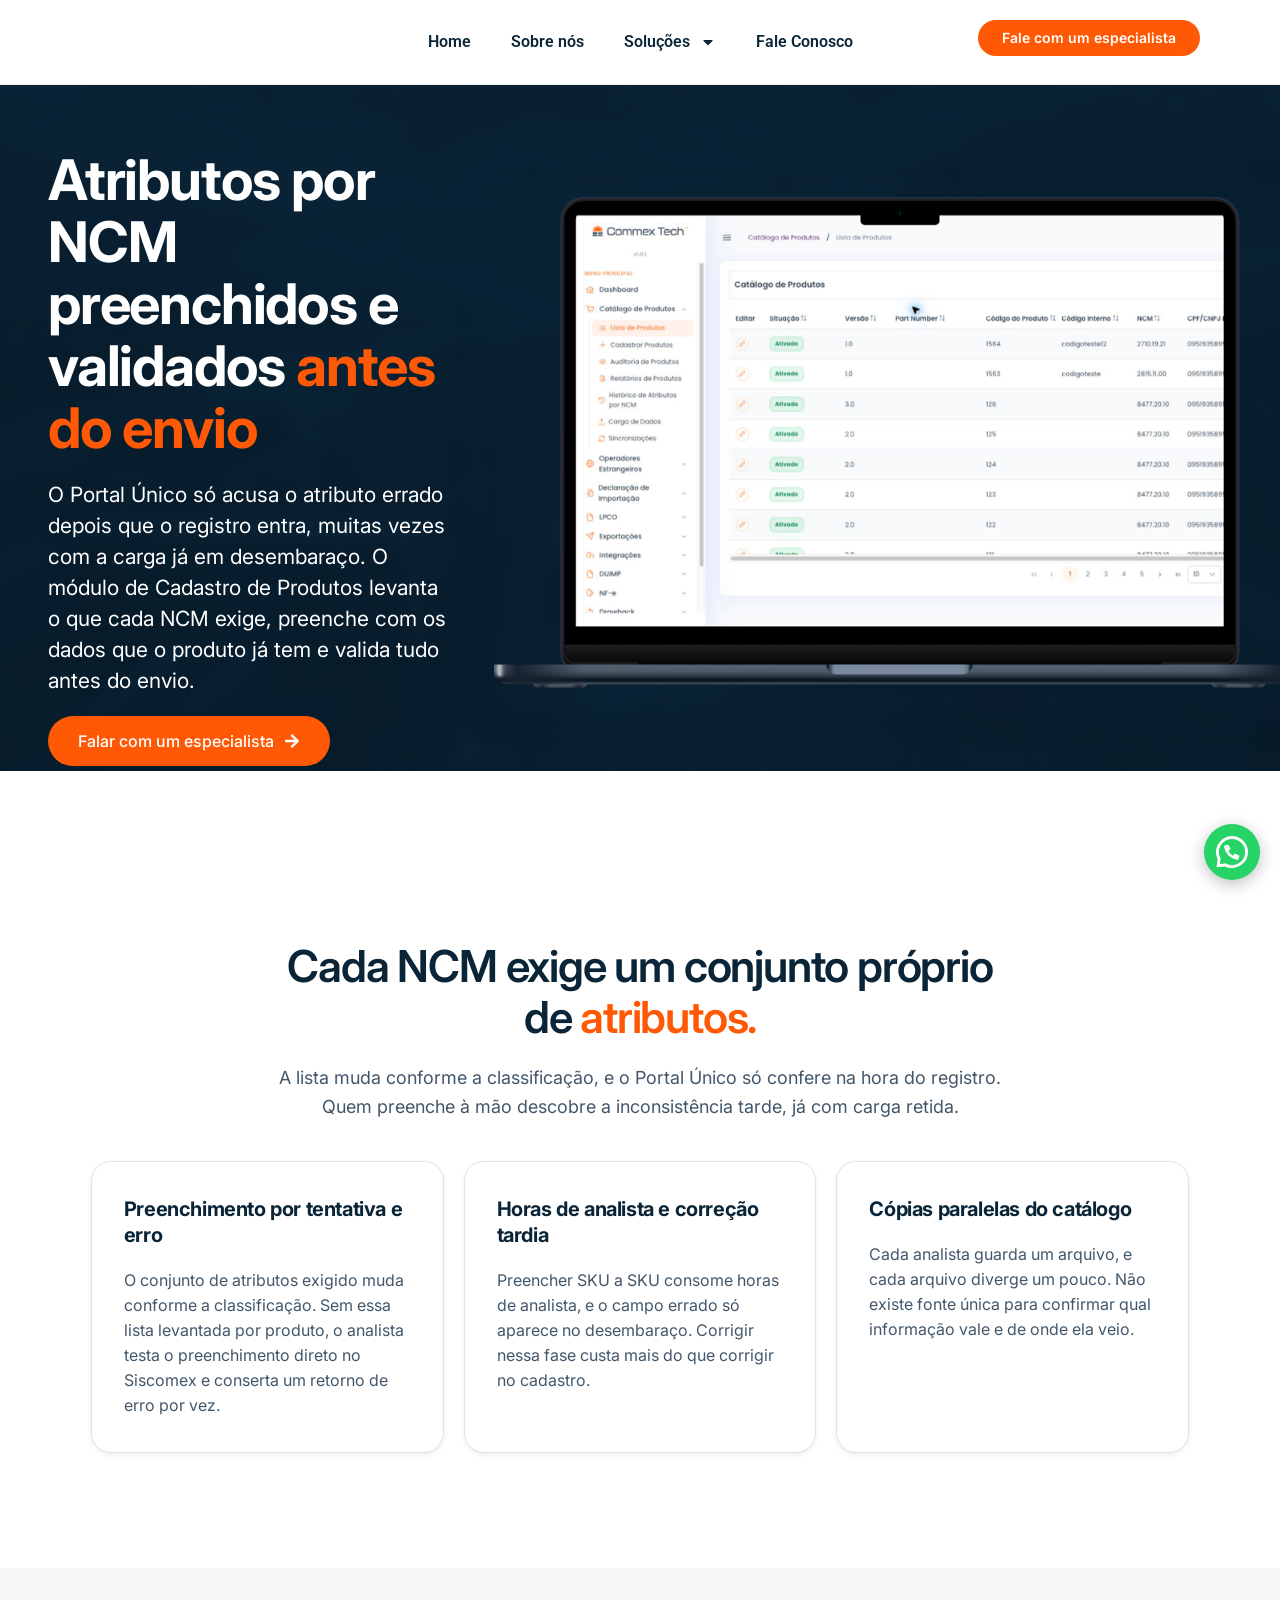
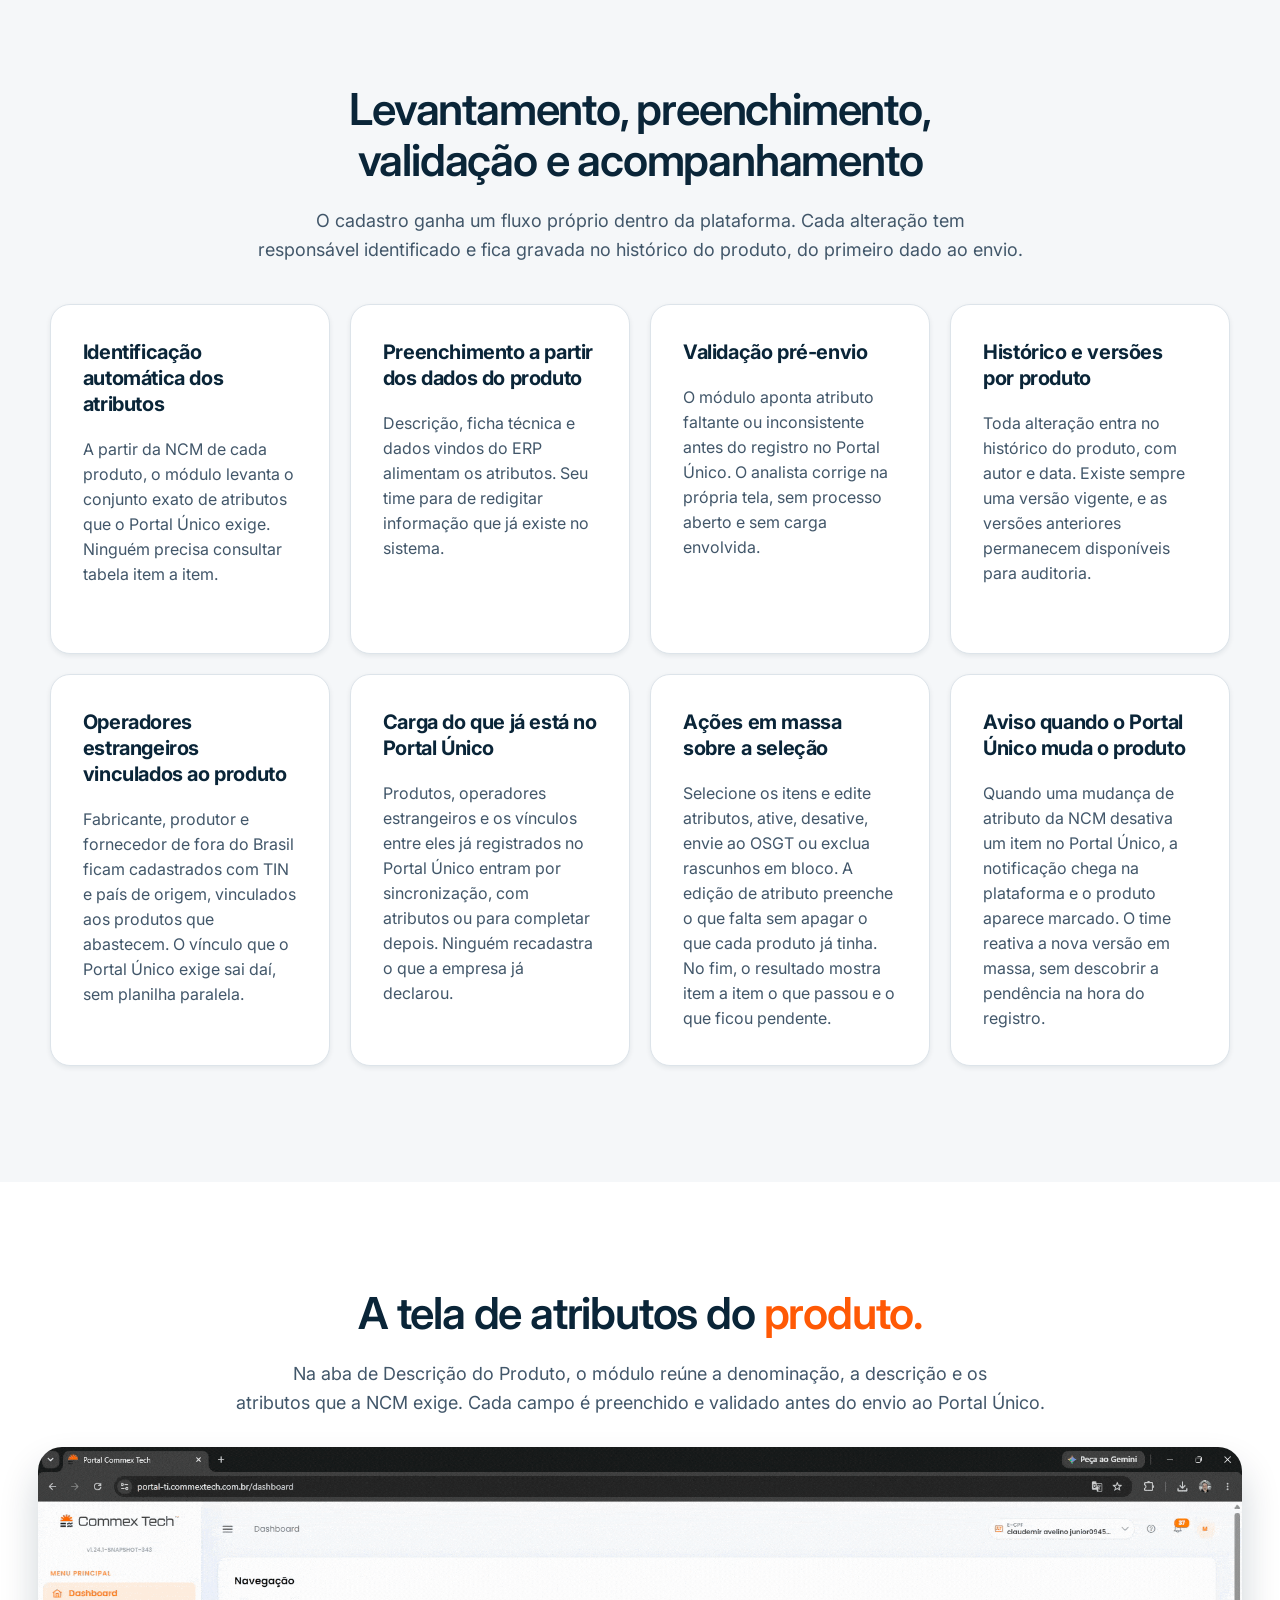
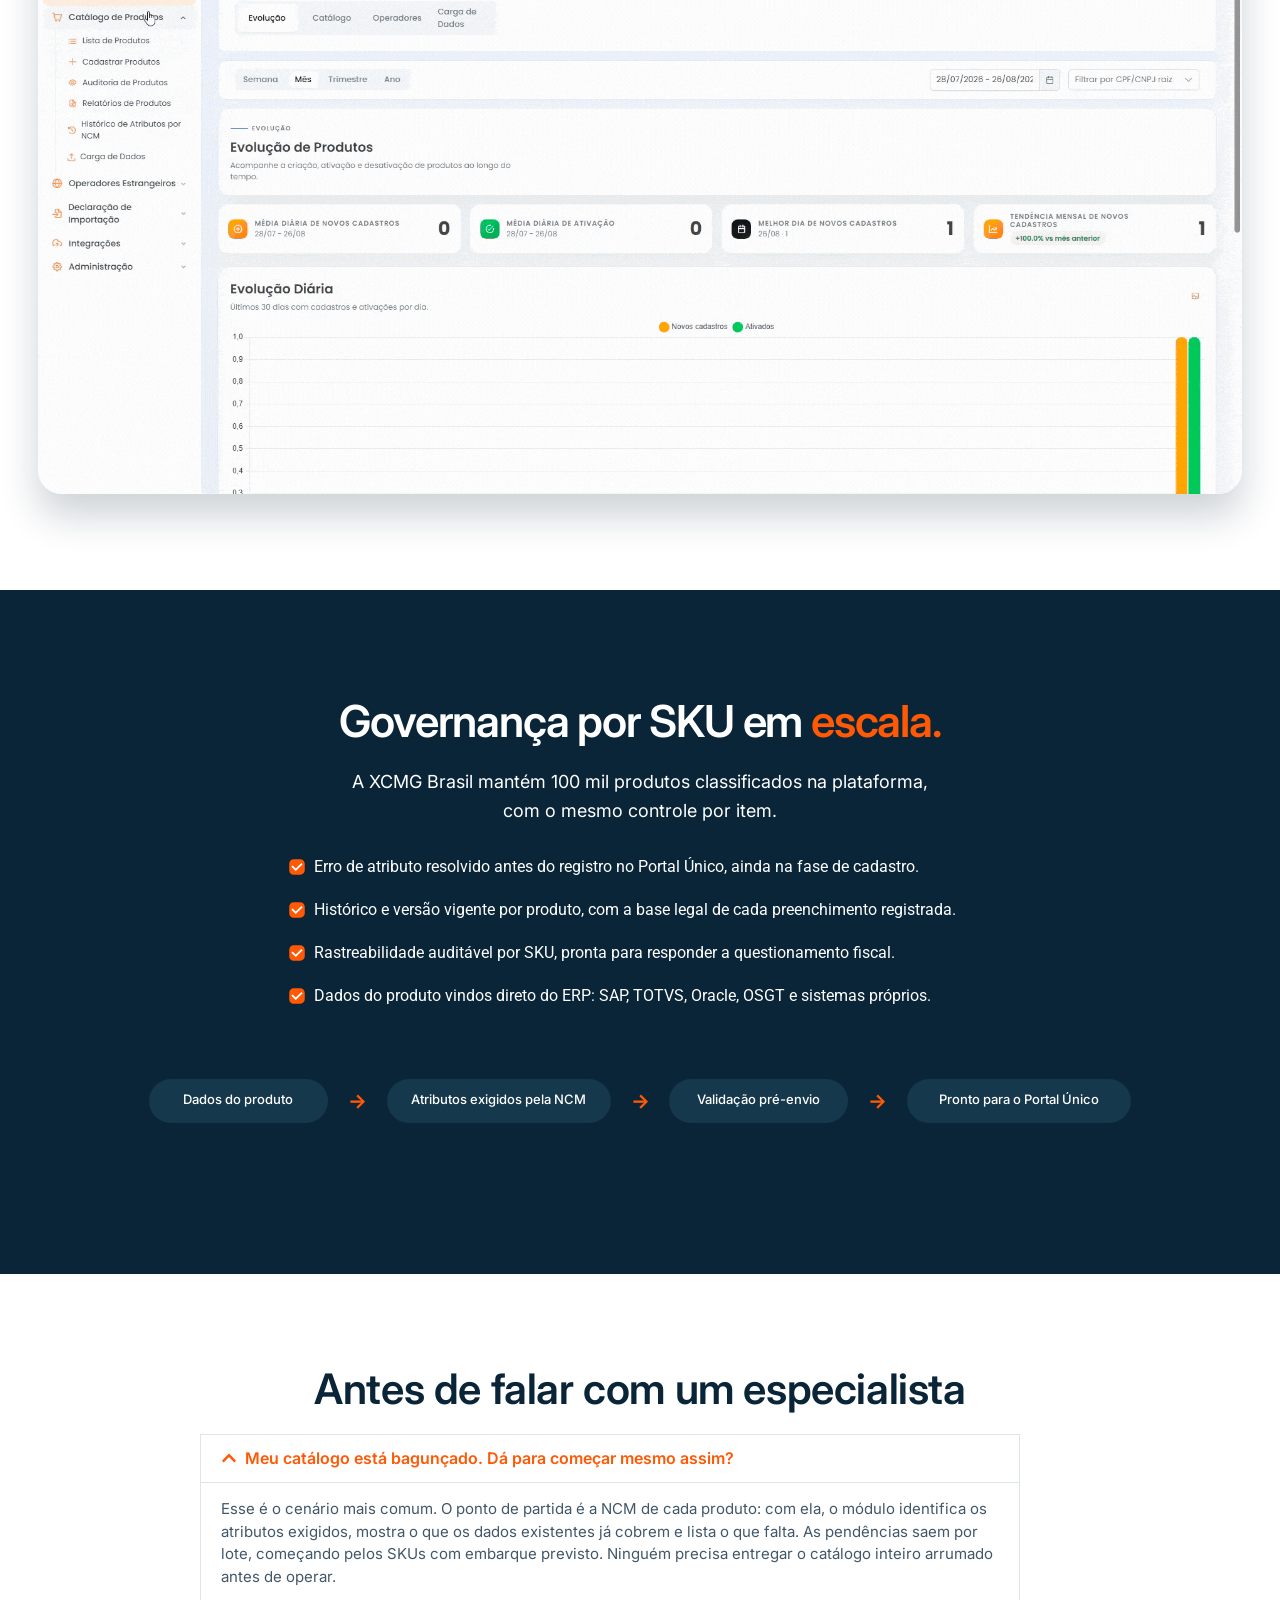
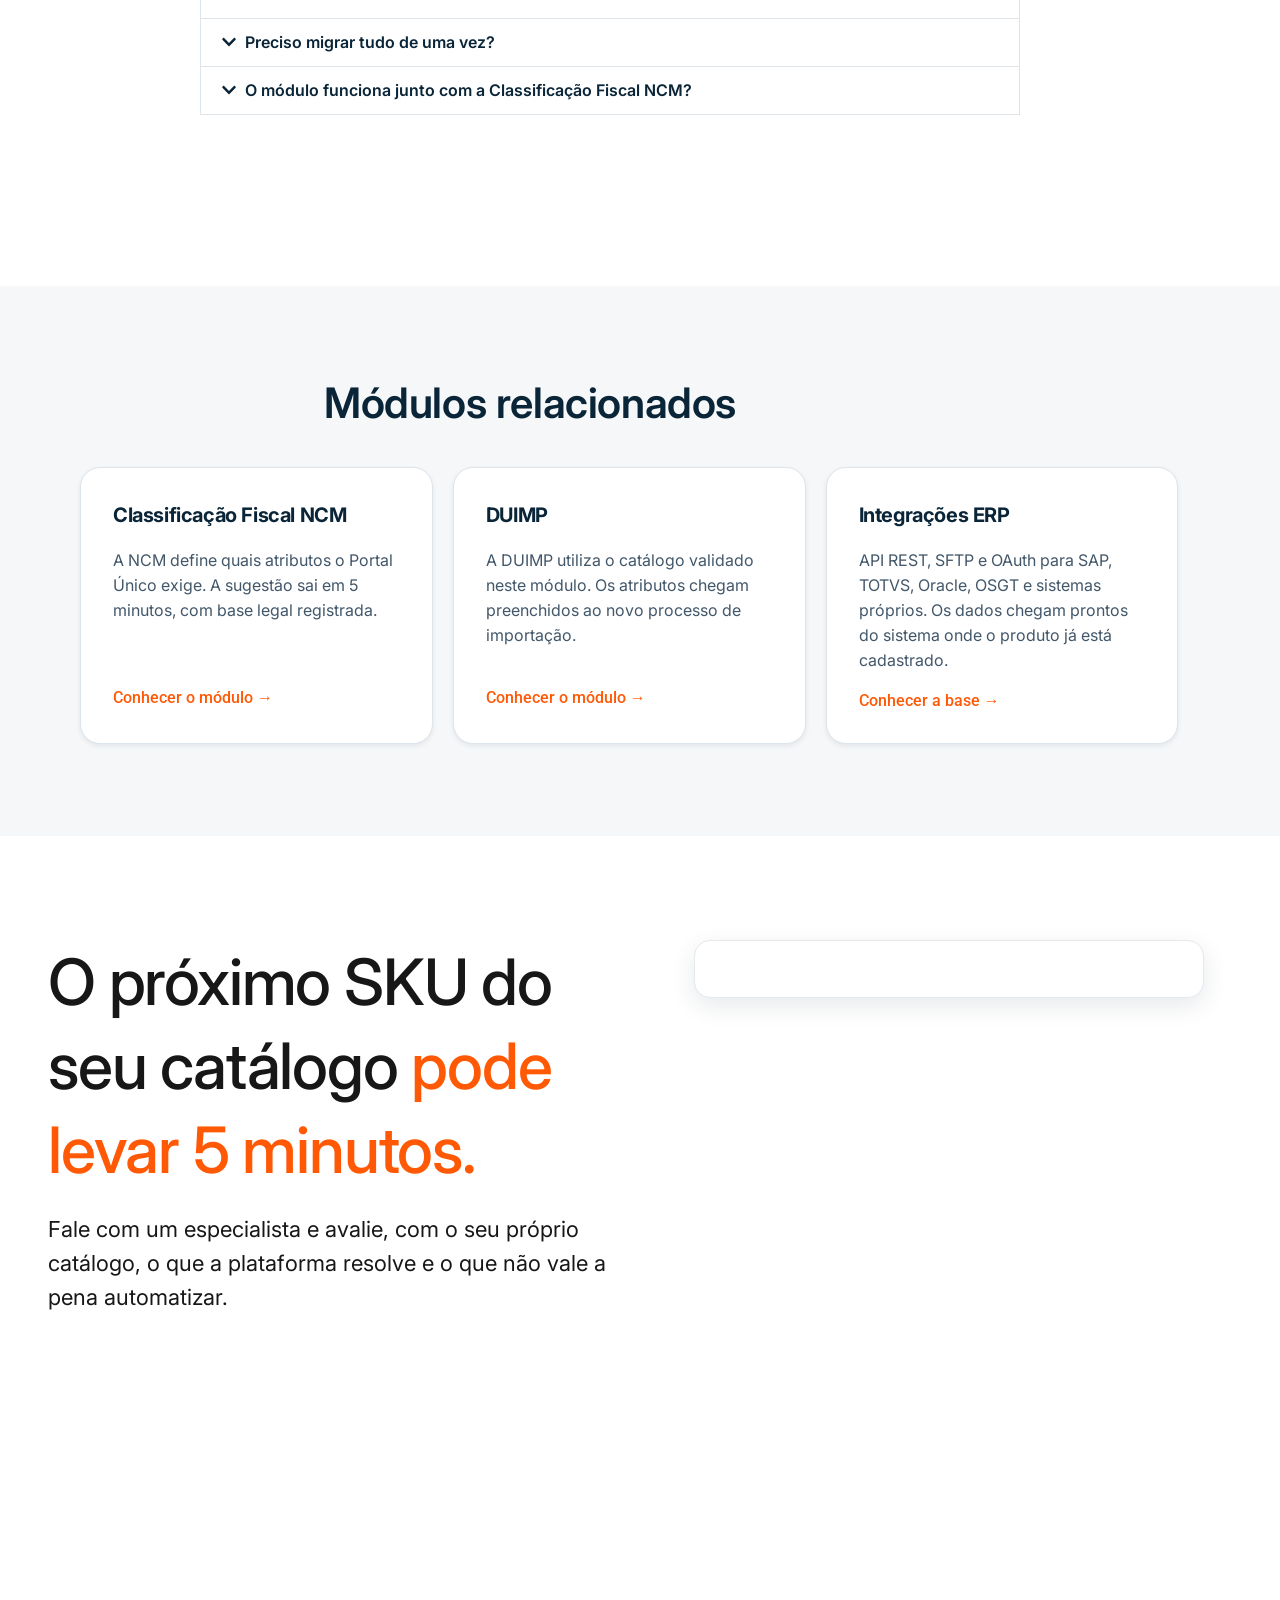
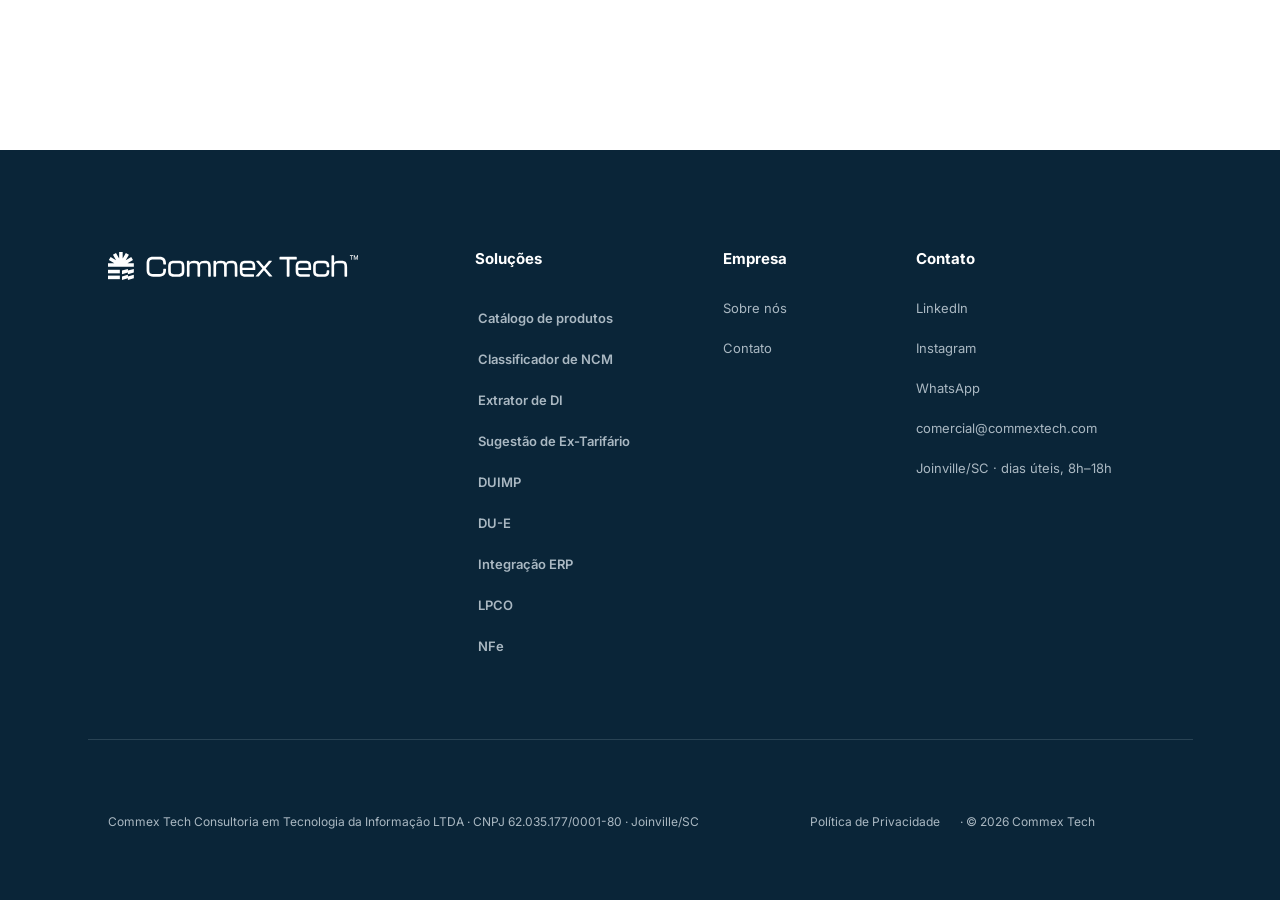
<file: cadastro-de-produtos.html>
<!doctype html>
<html lang="pt-BR">
<head>
	<meta charset="UTF-8">
	<meta name="viewport" content="width=device-width, initial-scale=1">
	<title>Catálogo de Produtos — Commex Tech</title>
<meta name="description" content="Cadastro de produtos em massa, atributos do Portal Único validados antes do envio, operadores estrangeiros vinculados, ações em lote e trilha de auditoria por SKU.">
<style id="wp-img-auto-sizes-contain-inline-css">
img:is([sizes=auto i],[sizes^="auto," i]){contain-intrinsic-size:3000px 1500px}
/*# sourceURL=wp-img-auto-sizes-contain-inline-css */
</style>
<style id="global-styles-inline-css">
:root{--wp--preset--aspect-ratio--square: 1;--wp--preset--aspect-ratio--4-3: 4/3;--wp--preset--aspect-ratio--3-4: 3/4;--wp--preset--aspect-ratio--3-2: 3/2;--wp--preset--aspect-ratio--2-3: 2/3;--wp--preset--aspect-ratio--16-9: 16/9;--wp--preset--aspect-ratio--9-16: 9/16;--wp--preset--color--black: #000000;--wp--preset--color--cyan-bluish-gray: #abb8c3;--wp--preset--color--white: #ffffff;--wp--preset--color--pale-pink: #f78da7;--wp--preset--color--vivid-red: #cf2e2e;--wp--preset--color--luminous-vivid-orange: #ff6900;--wp--preset--color--luminous-vivid-amber: #fcb900;--wp--preset--color--light-green-cyan: #7bdcb5;--wp--preset--color--vivid-green-cyan: #00d084;--wp--preset--color--pale-cyan-blue: #8ed1fc;--wp--preset--color--vivid-cyan-blue: #0693e3;--wp--preset--color--vivid-purple: #9b51e0;--wp--preset--gradient--vivid-cyan-blue-to-vivid-purple: linear-gradient(135deg,rgb(6,147,227) 0%,rgb(155,81,224) 100%);--wp--preset--gradient--light-green-cyan-to-vivid-green-cyan: linear-gradient(135deg,rgb(122,220,180) 0%,rgb(0,208,130) 100%);--wp--preset--gradient--luminous-vivid-amber-to-luminous-vivid-orange: linear-gradient(135deg,rgb(252,185,0) 0%,rgb(255,105,0) 100%);--wp--preset--gradient--luminous-vivid-orange-to-vivid-red: linear-gradient(135deg,rgb(255,105,0) 0%,rgb(207,46,46) 100%);--wp--preset--gradient--very-light-gray-to-cyan-bluish-gray: linear-gradient(135deg,rgb(238,238,238) 0%,rgb(169,184,195) 100%);--wp--preset--gradient--cool-to-warm-spectrum: linear-gradient(135deg,rgb(74,234,220) 0%,rgb(151,120,209) 20%,rgb(207,42,186) 40%,rgb(238,44,130) 60%,rgb(251,105,98) 80%,rgb(254,248,76) 100%);--wp--preset--gradient--blush-light-purple: linear-gradient(135deg,rgb(255,206,236) 0%,rgb(152,150,240) 100%);--wp--preset--gradient--blush-bordeaux: linear-gradient(135deg,rgb(254,205,165) 0%,rgb(254,45,45) 50%,rgb(107,0,62) 100%);--wp--preset--gradient--luminous-dusk: linear-gradient(135deg,rgb(255,203,112) 0%,rgb(199,81,192) 50%,rgb(65,88,208) 100%);--wp--preset--gradient--pale-ocean: linear-gradient(135deg,rgb(255,245,203) 0%,rgb(182,227,212) 50%,rgb(51,167,181) 100%);--wp--preset--gradient--electric-grass: linear-gradient(135deg,rgb(202,248,128) 0%,rgb(113,206,126) 100%);--wp--preset--gradient--midnight: linear-gradient(135deg,rgb(2,3,129) 0%,rgb(40,116,252) 100%);--wp--preset--font-size--small: 13px;--wp--preset--font-size--medium: 20px;--wp--preset--font-size--large: 36px;--wp--preset--font-size--x-large: 42px;--wp--preset--spacing--20: 0.44rem;--wp--preset--spacing--30: 0.67rem;--wp--preset--spacing--40: 1rem;--wp--preset--spacing--50: 1.5rem;--wp--preset--spacing--60: 2.25rem;--wp--preset--spacing--70: 3.38rem;--wp--preset--spacing--80: 5.06rem;--wp--preset--shadow--natural: 6px 6px 9px rgba(0, 0, 0, 0.2);--wp--preset--shadow--deep: 12px 12px 50px rgba(0, 0, 0, 0.4);--wp--preset--shadow--sharp: 6px 6px 0px rgba(0, 0, 0, 0.2);--wp--preset--shadow--outlined: 6px 6px 0px -3px rgb(255, 255, 255), 6px 6px rgb(0, 0, 0);--wp--preset--shadow--crisp: 6px 6px 0px rgb(0, 0, 0);}.wp-block-button{--wp--preset--dimension--25: 25%;--wp--preset--dimension--50: 50%;--wp--preset--dimension--75: 75%;--wp--preset--dimension--100: 100%;}:root { --wp--style--global--content-size: 800px;--wp--style--global--wide-size: 1200px; }:where(body) { margin: 0; }.wp-site-blocks > .alignleft { float: left; margin-right: 2em; }.wp-site-blocks > .alignright { float: right; margin-left: 2em; }.wp-site-blocks > .aligncenter { justify-content: center; margin-left: auto; margin-right: auto; }:where(.wp-site-blocks) > * { margin-block-start: 24px; margin-block-end: 0; }:where(.wp-site-blocks) > :first-child { margin-block-start: 0; }:where(.wp-site-blocks) > :last-child { margin-block-end: 0; }:root { --wp--style--block-gap: 24px; }:root :where(.is-layout-flow) > :first-child{margin-block-start: 0;}:root :where(.is-layout-flow) > :last-child{margin-block-end: 0;}:root :where(.is-layout-flow) > *{margin-block-start: 24px;margin-block-end: 0;}:root :where(.is-layout-constrained) > :first-child{margin-block-start: 0;}:root :where(.is-layout-constrained) > :last-child{margin-block-end: 0;}:root :where(.is-layout-constrained) > *{margin-block-start: 24px;margin-block-end: 0;}:root :where(.is-layout-flex){gap: 24px;}:root :where(.is-layout-grid){gap: 24px;}.is-layout-flow > .alignleft{float: left;margin-inline-start: 0;margin-inline-end: 2em;}.is-layout-flow > .alignright{float: right;margin-inline-start: 2em;margin-inline-end: 0;}.is-layout-flow > .aligncenter{margin-left: auto !important;margin-right: auto !important;}.is-layout-constrained > .alignleft{float: left;margin-inline-start: 0;margin-inline-end: 2em;}.is-layout-constrained > .alignright{float: right;margin-inline-start: 2em;margin-inline-end: 0;}.is-layout-constrained > .aligncenter{margin-left: auto !important;margin-right: auto !important;}.is-layout-constrained > :where(:not(.alignleft):not(.alignright):not(.alignfull)){max-width: var(--wp--style--global--content-size);margin-left: auto !important;margin-right: auto !important;}.is-layout-constrained > .alignwide{max-width: var(--wp--style--global--wide-size);}body .is-layout-flex{display: flex;}.is-layout-flex{flex-wrap: wrap;align-items: center;}.is-layout-flex > :is(*, div){margin: 0;}body .is-layout-grid{display: grid;}.is-layout-grid > :is(*, div){margin: 0;}body{padding-top: 0px;padding-right: 0px;padding-bottom: 0px;padding-left: 0px;}:root :where(.wp-element-button, .wp-block-button__link){background-color: #32373c;border-width: 0;color: #fff;font-family: inherit;font-size: inherit;font-style: inherit;font-weight: inherit;letter-spacing: inherit;line-height: inherit;padding-top: calc(0.667em + 2px);padding-right: calc(1.333em + 2px);padding-bottom: calc(0.667em + 2px);padding-left: calc(1.333em + 2px);text-decoration: none;text-transform: inherit;}.has-black-color{color: var(--wp--preset--color--black) !important;}.has-cyan-bluish-gray-color{color: var(--wp--preset--color--cyan-bluish-gray) !important;}.has-white-color{color: var(--wp--preset--color--white) !important;}.has-pale-pink-color{color: var(--wp--preset--color--pale-pink) !important;}.has-vivid-red-color{color: var(--wp--preset--color--vivid-red) !important;}.has-luminous-vivid-orange-color{color: var(--wp--preset--color--luminous-vivid-orange) !important;}.has-luminous-vivid-amber-color{color: var(--wp--preset--color--luminous-vivid-amber) !important;}.has-light-green-cyan-color{color: var(--wp--preset--color--light-green-cyan) !important;}.has-vivid-green-cyan-color{color: var(--wp--preset--color--vivid-green-cyan) !important;}.has-pale-cyan-blue-color{color: var(--wp--preset--color--pale-cyan-blue) !important;}.has-vivid-cyan-blue-color{color: var(--wp--preset--color--vivid-cyan-blue) !important;}.has-vivid-purple-color{color: var(--wp--preset--color--vivid-purple) !important;}.has-black-background-color{background-color: var(--wp--preset--color--black) !important;}.has-cyan-bluish-gray-background-color{background-color: var(--wp--preset--color--cyan-bluish-gray) !important;}.has-white-background-color{background-color: var(--wp--preset--color--white) !important;}.has-pale-pink-background-color{background-color: var(--wp--preset--color--pale-pink) !important;}.has-vivid-red-background-color{background-color: var(--wp--preset--color--vivid-red) !important;}.has-luminous-vivid-orange-background-color{background-color: var(--wp--preset--color--luminous-vivid-orange) !important;}.has-luminous-vivid-amber-background-color{background-color: var(--wp--preset--color--luminous-vivid-amber) !important;}.has-light-green-cyan-background-color{background-color: var(--wp--preset--color--light-green-cyan) !important;}.has-vivid-green-cyan-background-color{background-color: var(--wp--preset--color--vivid-green-cyan) !important;}.has-pale-cyan-blue-background-color{background-color: var(--wp--preset--color--pale-cyan-blue) !important;}.has-vivid-cyan-blue-background-color{background-color: var(--wp--preset--color--vivid-cyan-blue) !important;}.has-vivid-purple-background-color{background-color: var(--wp--preset--color--vivid-purple) !important;}.has-black-border-color{border-color: var(--wp--preset--color--black) !important;}.has-cyan-bluish-gray-border-color{border-color: var(--wp--preset--color--cyan-bluish-gray) !important;}.has-white-border-color{border-color: var(--wp--preset--color--white) !important;}.has-pale-pink-border-color{border-color: var(--wp--preset--color--pale-pink) !important;}.has-vivid-red-border-color{border-color: var(--wp--preset--color--vivid-red) !important;}.has-luminous-vivid-orange-border-color{border-color: var(--wp--preset--color--luminous-vivid-orange) !important;}.has-luminous-vivid-amber-border-color{border-color: var(--wp--preset--color--luminous-vivid-amber) !important;}.has-light-green-cyan-border-color{border-color: var(--wp--preset--color--light-green-cyan) !important;}.has-vivid-green-cyan-border-color{border-color: var(--wp--preset--color--vivid-green-cyan) !important;}.has-pale-cyan-blue-border-color{border-color: var(--wp--preset--color--pale-cyan-blue) !important;}.has-vivid-cyan-blue-border-color{border-color: var(--wp--preset--color--vivid-cyan-blue) !important;}.has-vivid-purple-border-color{border-color: var(--wp--preset--color--vivid-purple) !important;}.has-vivid-cyan-blue-to-vivid-purple-gradient-background{background: var(--wp--preset--gradient--vivid-cyan-blue-to-vivid-purple) !important;}.has-light-green-cyan-to-vivid-green-cyan-gradient-background{background: var(--wp--preset--gradient--light-green-cyan-to-vivid-green-cyan) !important;}.has-luminous-vivid-amber-to-luminous-vivid-orange-gradient-background{background: var(--wp--preset--gradient--luminous-vivid-amber-to-luminous-vivid-orange) !important;}.has-luminous-vivid-orange-to-vivid-red-gradient-background{background: var(--wp--preset--gradient--luminous-vivid-orange-to-vivid-red) !important;}.has-very-light-gray-to-cyan-bluish-gray-gradient-background{background: var(--wp--preset--gradient--very-light-gray-to-cyan-bluish-gray) !important;}.has-cool-to-warm-spectrum-gradient-background{background: var(--wp--preset--gradient--cool-to-warm-spectrum) !important;}.has-blush-light-purple-gradient-background{background: var(--wp--preset--gradient--blush-light-purple) !important;}.has-blush-bordeaux-gradient-background{background: var(--wp--preset--gradient--blush-bordeaux) !important;}.has-luminous-dusk-gradient-background{background: var(--wp--preset--gradient--luminous-dusk) !important;}.has-pale-ocean-gradient-background{background: var(--wp--preset--gradient--pale-ocean) !important;}.has-electric-grass-gradient-background{background: var(--wp--preset--gradient--electric-grass) !important;}.has-midnight-gradient-background{background: var(--wp--preset--gradient--midnight) !important;}.has-small-font-size{font-size: var(--wp--preset--font-size--small) !important;}.has-medium-font-size{font-size: var(--wp--preset--font-size--medium) !important;}.has-large-font-size{font-size: var(--wp--preset--font-size--large) !important;}.has-x-large-font-size{font-size: var(--wp--preset--font-size--x-large) !important;}
:root :where(.wp-block-icon svg){width: 24px;}
:root :where(.wp-block-pullquote){font-size: 1.5em;line-height: 1.6;}
/*# sourceURL=global-styles-inline-css */
</style>
<link rel='stylesheet' id='hello-elementor-css' href='assets/css/hello-reset.css' media='all' />
<link rel='stylesheet' id='hello-elementor-theme-style-css' href='assets/css/hello-theme.css' media='all' />
<link rel='stylesheet' id='hello-elementor-header-footer-css' href='assets/css/hello-header-footer.css' media='all' />
<link rel='stylesheet' id='elementor-frontend-css' href='assets/css/elementor-frontend.min.css' media='all' />
<style id="elementor-frontend-inline-css">
.e-heading-base a, .e-paragraph-base a { all: unset; cursor: pointer; }form[data-element_type="e-form"].form-state-success [data-element_type="e-form-success-message"],form[data-element_type="e-form"].form-state-error [data-element_type="e-form-error-message"]{ display: block; }
.e-form-textarea-base:not([data-resizable]) { resize: none; } .e-form-submit-button-base { cursor: pointer; box-sizing: border-box; }
/*# sourceURL=elementor-frontend-inline-css */
</style>
<link rel='stylesheet' id='elementor-post-16-css' href='assets/css/post-16.css' media='all' />
<link rel='stylesheet' id='widget-image-css' href='assets/css/elementor-widget-image.min.css' media='all' />
<link rel='stylesheet' id='widget-nav-menu-css' href='assets/css/pro-widget-nav-menu.min.css' media='all' />
<link rel='stylesheet' id='e-sticky-css' href='assets/css/pro-sticky.min.css' media='all' />
<link rel='stylesheet' id='widget-heading-css' href='assets/css/elementor-widget-heading.min.css' media='all' />
<link rel='stylesheet' id='widget-divider-css' href='assets/css/elementor-widget-divider.min.css' media='all' />
<link rel='stylesheet' id='widget-icon-list-css' href='assets/css/elementor-widget-icon-list.min.css' media='all' />
<link rel='stylesheet' id='widget-accordion-css' href='assets/css/elementor-widget-accordion.min.css' media='all' />
<link rel='stylesheet' id='elementor-post-150-css' href='assets/css/post-150.css' media='all' />
<link rel='stylesheet' id='base-desktop-css' href='assets/css/base-desktop.css' media='all' />
<link rel='stylesheet' id='base-mobile-css' href='assets/css/base-mobile.css' media='(max-width:767px)' />
<link rel='stylesheet' id='elementor-post-261-css' href='assets/css/post-261.css' media='all' />
<link rel='stylesheet' id='elementor-post-288-css' href='assets/css/post-288.css' media='all' />
<link rel='stylesheet' id='elementor-gf-roboto-css' href='https://fonts.googleapis.com/css?family=Roboto:100,100italic,200,200italic,300,300italic,400,400italic,500,500italic,600,600italic,700,700italic,800,800italic,900,900italic&#038;display=auto' media='all' />
<link rel='stylesheet' id='elementor-gf-robotoslab-css' href='https://fonts.googleapis.com/css?family=Roboto+Slab:100,100italic,200,200italic,300,300italic,400,400italic,500,500italic,600,600italic,700,700italic,800,800italic,900,900italic&#038;display=auto' media='all' />
<link rel='stylesheet' id='elementor-gf-inter-css' href='https://fonts.googleapis.com/css?family=Inter:100,100italic,200,200italic,300,300italic,400,400italic,500,500italic,600,600italic,700,700italic,800,800italic,900,900italic&#038;display=auto' media='all' />
<script id="jquery-core-js" src="assets/js/jquery.min.js"></script>
<script id="jquery-migrate-js" src="assets/js/jquery-migrate.min.js"></script>
			<style>
				.e-con.e-parent:nth-of-type(n+4):not(.e-lazyloaded):not(.e-no-lazyload),
				.e-con.e-parent:nth-of-type(n+4):not(.e-lazyloaded):not(.e-no-lazyload) * {
					background-image: none !important;
				}
				@media screen and (max-height: 1024px) {
					.e-con.e-parent:nth-of-type(n+3):not(.e-lazyloaded):not(.e-no-lazyload),
					.e-con.e-parent:nth-of-type(n+3):not(.e-lazyloaded):not(.e-no-lazyload) * {
						background-image: none !important;
					}
				}
				@media screen and (max-height: 640px) {
					.e-con.e-parent:nth-of-type(n+2):not(.e-lazyloaded):not(.e-no-lazyload),
					.e-con.e-parent:nth-of-type(n+2):not(.e-lazyloaded):not(.e-no-lazyload) * {
						background-image: none !important;
					}
				}
			</style>
			<link rel="icon" href="assets/img/cropped-FAVICON-32x32.png" sizes="32x32" />
<link rel="icon" href="assets/img/cropped-FAVICON-192x192.png" sizes="192x192" />
<link rel="apple-touch-icon" href="assets/img/cropped-FAVICON-180x180.png" />
<meta name="msapplication-TileImage" content="assets/img/cropped-FAVICON-270x270.png" />
</head>
<body class="wp-singular page-template page-template-elementor_header_footer page page-id-150 wp-custom-logo wp-embed-responsive wp-theme-hello-elementor hello-elementor-default elementor-default elementor-template-full-width elementor-kit-16 elementor-page elementor-page-150">

<a class="skip-link screen-reader-text" href="#content">Ir para o conteúdo</a>

		<header data-elementor-type="header" data-elementor-id="261" class="elementor elementor-261 elementor-location-header" data-elementor-post-type="elementor_library">
			<header class="elementor-element elementor-element-4142ab73 e-flex e-con-boxed e-con e-parent" data-id="4142ab73" data-element_type="container" data-e-type="container" data-settings="{&quot;background_background&quot;:&quot;classic&quot;,&quot;sticky&quot;:&quot;top&quot;,&quot;sticky_on&quot;:[&quot;desktop&quot;,&quot;tablet&quot;,&quot;mobile&quot;],&quot;sticky_offset&quot;:0,&quot;sticky_effects_offset&quot;:0,&quot;sticky_anchor_link_offset&quot;:0}">
					<div class="e-con-inner">
		<div class="elementor-element elementor-element-62e94775 e-con-full e-flex e-con e-child" data-id="62e94775" data-element_type="container" data-e-type="container">
		<div class="elementor-element elementor-element-63793621 e-con-full e-flex e-con e-child" data-id="63793621" data-element_type="container" data-e-type="container">
				<div class="elementor-element elementor-element-28edce0b elementor-widget elementor-widget-image" data-id="28edce0b" data-element_type="widget" data-e-type="widget" data-widget_type="image.default">
															<img width="305" height="34" src="assets/img/Commex-Tech.svg" class="attachment-full size-full wp-image-263" alt="" />															</div>
				</div>
		<div class="elementor-element elementor-element-7af0783a e-con-full e-flex e-con e-child" data-id="7af0783a" data-element_type="container" data-e-type="container">
				<div class="elementor-element elementor-element-230fde95 elementor-nav-menu__align-center elementor-nav-menu--stretch elementor-nav-menu--dropdown-tablet elementor-nav-menu__text-align-aside elementor-nav-menu--toggle elementor-nav-menu--burger elementor-widget elementor-widget-nav-menu" data-id="230fde95" data-element_type="widget" data-e-type="widget" data-settings="{&quot;full_width&quot;:&quot;stretch&quot;,&quot;layout&quot;:&quot;horizontal&quot;,&quot;submenu_icon&quot;:{&quot;value&quot;:&quot;&lt;svg aria-hidden=\&quot;true\&quot; class=\&quot;e-font-icon-svg e-fas-caret-down\&quot; viewBox=\&quot;0 0 320 512\&quot; xmlns=\&quot;http:\/\/www.w3.org\/2000\/svg\&quot;&gt;&lt;path d=\&quot;M31.3 192h257.3c17.8 0 26.7 21.5 14.1 34.1L174.1 354.8c-7.8 7.8-20.5 7.8-28.3 0L17.2 226.1C4.6 213.5 13.5 192 31.3 192z\&quot;&gt;&lt;\/path&gt;&lt;\/svg&gt;&quot;,&quot;library&quot;:&quot;fa-solid&quot;},&quot;toggle&quot;:&quot;burger&quot;}" data-widget_type="nav-menu.default">
								<nav aria-label="Menu" class="elementor-nav-menu--main elementor-nav-menu__container elementor-nav-menu--layout-horizontal e--pointer-underline e--animation-fade">
				<ul id="menu-1-230fde95" class="elementor-nav-menu"><li class="menu-item menu-item-type-post_type menu-item-object-page menu-item-home menu-item-265"><a href="index.html" class="elementor-item">Home</a></li>
<li class="menu-item menu-item-type-post_type menu-item-object-page menu-item-266"><a href="sobre.html" class="elementor-item">Sobre nós</a></li>
<li class="menu-item menu-item-type-custom menu-item-object-custom current-menu-ancestor current-menu-parent menu-item-has-children menu-item-267"><a class="elementor-item">Soluções</a>
<ul class="sub-menu elementor-nav-menu--dropdown">
	<li class="menu-item menu-item-type-post_type menu-item-object-page current-menu-item page_item page-item-150 current_page_item menu-item-270"><a href="cadastro-de-produtos.html" aria-current="page" class="elementor-sub-item elementor-item-active">Catálogo de produtos</a></li>
	<li class="menu-item menu-item-type-post_type menu-item-object-page menu-item-274"><a href="ncm.html" class="elementor-sub-item">Classificador de NCM</a></li>
	<li class="menu-item menu-item-type-post_type menu-item-object-page menu-item-901"><a href="extrator-di.html" class="elementor-sub-item">Extrator de DI</a></li>
	<li class="menu-item menu-item-type-post_type menu-item-object-page menu-item-902"><a href="ex-tarifario.html" class="elementor-sub-item">Sugestão de Ex-Tarifário</a></li>
	<li class="menu-item menu-item-type-post_type menu-item-object-page menu-item-273"><a href="duimp.html" class="elementor-sub-item">DUIMP</a></li>
	<li class="menu-item menu-item-type-post_type menu-item-object-page menu-item-272"><a href="du-e.html" class="elementor-sub-item">DU-E</a></li>
	<li class="menu-item menu-item-type-post_type menu-item-object-page menu-item-271"><a href="integracoes.html" class="elementor-sub-item">Integração ERP</a></li>
	<li class="menu-item menu-item-type-post_type menu-item-object-page menu-item-269"><a href="lpco.html" class="elementor-sub-item">LPCO</a></li>
	<li class="menu-item menu-item-type-post_type menu-item-object-page menu-item-268"><a href="nfe.html" class="elementor-sub-item">NFe</a></li>
</ul>
</li>
<li class="menu-item menu-item-type-post_type menu-item-object-page menu-item-281"><a href="contato.html" class="elementor-item">Fale Conosco</a></li>
</ul>			</nav>
					<div class="elementor-menu-toggle" role="button" tabindex="0" aria-label="Menu Toggle" aria-expanded="false">
			<svg aria-hidden="true" role="presentation" class="elementor-menu-toggle__icon--open e-font-icon-svg e-eicon-menu-bar" viewBox="0 0 1000 1000" xmlns="http://www.w3.org/2000/svg"><path d="M104 333H896C929 333 958 304 958 271S929 208 896 208H104C71 208 42 237 42 271S71 333 104 333ZM104 583H896C929 583 958 554 958 521S929 458 896 458H104C71 458 42 487 42 521S71 583 104 583ZM104 833H896C929 833 958 804 958 771S929 708 896 708H104C71 708 42 737 42 771S71 833 104 833Z"></path></svg><svg aria-hidden="true" role="presentation" class="elementor-menu-toggle__icon--close e-font-icon-svg e-eicon-close" viewBox="0 0 1000 1000" xmlns="http://www.w3.org/2000/svg"><path d="M742 167L500 408 258 167C246 154 233 150 217 150 196 150 179 158 167 167 154 179 150 196 150 212 150 229 154 242 171 254L408 500 167 742C138 771 138 800 167 829 196 858 225 858 254 829L496 587 738 829C750 842 767 846 783 846 800 846 817 842 829 829 842 817 846 804 846 783 846 767 842 750 829 737L588 500 833 258C863 229 863 200 833 171 804 137 775 137 742 167Z"></path></svg>		</div>
					<nav class="elementor-nav-menu--dropdown elementor-nav-menu__container" aria-hidden="true">
				<ul id="menu-2-230fde95" class="elementor-nav-menu"><li class="menu-item menu-item-type-post_type menu-item-object-page menu-item-home menu-item-265"><a href="index.html" class="elementor-item" tabindex="-1">Home</a></li>
<li class="menu-item menu-item-type-post_type menu-item-object-page menu-item-266"><a href="sobre.html" class="elementor-item" tabindex="-1">Sobre nós</a></li>
<li class="menu-item menu-item-type-custom menu-item-object-custom current-menu-ancestor current-menu-parent menu-item-has-children menu-item-267"><a class="elementor-item" tabindex="-1">Soluções</a>
<ul class="sub-menu elementor-nav-menu--dropdown">
	<li class="menu-item menu-item-type-post_type menu-item-object-page current-menu-item page_item page-item-150 current_page_item menu-item-270"><a href="cadastro-de-produtos.html" aria-current="page" class="elementor-sub-item elementor-item-active" tabindex="-1">Catálogo de produtos</a></li>
	<li class="menu-item menu-item-type-post_type menu-item-object-page menu-item-274"><a href="ncm.html" class="elementor-sub-item" tabindex="-1">Classificador de NCM</a></li>
	<li class="menu-item menu-item-type-post_type menu-item-object-page menu-item-901"><a href="extrator-di.html" class="elementor-sub-item" tabindex="-1">Extrator de DI</a></li>
	<li class="menu-item menu-item-type-post_type menu-item-object-page menu-item-902"><a href="ex-tarifario.html" class="elementor-sub-item" tabindex="-1">Sugestão de Ex-Tarifário</a></li>
	<li class="menu-item menu-item-type-post_type menu-item-object-page menu-item-273"><a href="duimp.html" class="elementor-sub-item" tabindex="-1">DUIMP</a></li>
	<li class="menu-item menu-item-type-post_type menu-item-object-page menu-item-272"><a href="du-e.html" class="elementor-sub-item" tabindex="-1">DU-E</a></li>
	<li class="menu-item menu-item-type-post_type menu-item-object-page menu-item-271"><a href="integracoes.html" class="elementor-sub-item" tabindex="-1">Integração ERP</a></li>
	<li class="menu-item menu-item-type-post_type menu-item-object-page menu-item-269"><a href="lpco.html" class="elementor-sub-item" tabindex="-1">LPCO</a></li>
	<li class="menu-item menu-item-type-post_type menu-item-object-page menu-item-268"><a href="nfe.html" class="elementor-sub-item" tabindex="-1">NFe</a></li>
</ul>
</li>
<li class="menu-item menu-item-type-post_type menu-item-object-page menu-item-281"><a href="contato.html" class="elementor-item" tabindex="-1">Fale Conosco</a></li>
</ul>			</nav>
						</div>
				</div>
		<div class="elementor-element elementor-element-749b7960 e-con-full e-flex e-con e-child" data-id="749b7960" data-element_type="container" data-e-type="container">
				<div class="elementor-element elementor-element-575684f1 elementor-align-right elementor-tablet-align-right elementor-mobile-align-center elementor-widget__width-auto elementor-widget elementor-widget-button" data-id="575684f1" data-element_type="widget" data-e-type="widget" data-widget_type="button.default">
										<a class="elementor-button elementor-button-link elementor-size-sm" href="https://wa.me/5547999744290?text=Ol%C3%A1%2C%20vim%20do%20site%20da%20Commex%20Tech%20e%20gostaria%20de%20mais%20informa%C3%A7%C3%B5es" target="_blank">
						<span class="elementor-button-content-wrapper">
									<span class="elementor-button-text">Fale com um especialista</span>
					</span>
					</a>
								</div>
				</div>
				</div>
					</div>
				</header>
				</header>
				<div data-elementor-type="wp-page" data-elementor-id="150" class="elementor elementor-150" data-elementor-post-type="page">
				<section class="elementor-element elementor-element-5d237361 e-flex e-con-boxed e-con e-parent" data-id="5d237361" data-element_type="container" data-e-type="container" data-settings="{&quot;background_background&quot;:&quot;classic&quot;}">
					<div class="e-con-inner">
		<div class="elementor-element elementor-element-3bb7958d e-con-full e-flex e-con e-child" data-id="3bb7958d" data-element_type="container" data-e-type="container">
		<div class="elementor-element elementor-element-317f2299 e-con-full e-flex e-con e-child" data-id="317f2299" data-element_type="container" data-e-type="container">
				<div class="elementor-element elementor-element-4f383e35 elementor-widget elementor-widget-heading" data-id="4f383e35" data-element_type="widget" data-e-type="widget" data-widget_type="heading.default">
					<h1 class="elementor-heading-title elementor-size-default">Atributos por NCM preenchidos e validados <span style="color:#FF5905">antes do envio</span></h1>				</div>
				<div class="elementor-element elementor-element-2692b391 elementor-widget elementor-widget-text-editor" data-id="2692b391" data-element_type="widget" data-e-type="widget" data-widget_type="text-editor.default">
									O Portal Único só acusa o atributo errado depois que o registro entra, muitas vezes com a carga já em desembaraço. O módulo de Cadastro de Produtos levanta o que cada NCM exige, preenche com os dados que o produto já tem e valida tudo antes do envio.								</div>
				<div class="elementor-element elementor-element-33729ca0 elementor-align-left elementor-tablet-align-center elementor-mobile-align-center elementor-widget elementor-widget-button" data-id="33729ca0" data-element_type="widget" data-e-type="widget" data-widget_type="button.default">
										<a class="elementor-button elementor-button-link elementor-size-sm" href="https://wa.me/5547999744290?text=Ol%C3%A1%2C%20vim%20do%20site%20da%20Commex%20Tech%20e%20gostaria%20de%20mais%20informa%C3%A7%C3%B5es" target="_blank">
						<span class="elementor-button-content-wrapper">
						<span class="elementor-button-icon">
				<svg aria-hidden="true" class="e-font-icon-svg e-fas-arrow-right" viewBox="0 0 448 512" xmlns="http://www.w3.org/2000/svg"><path d="M190.5 66.9l22.2-22.2c9.4-9.4 24.6-9.4 33.9 0L441 239c9.4 9.4 9.4 24.6 0 33.9L246.6 467.3c-9.4 9.4-24.6 9.4-33.9 0l-22.2-22.2c-9.5-9.5-9.3-25 .4-34.3L311.4 296H24c-13.3 0-24-10.7-24-24v-32c0-13.3 10.7-24 24-24h287.4L190.9 101.2c-9.8-9.3-10-24.8-.4-34.3z"></path></svg>			</span>
									<span class="elementor-button-text">Falar com um especialista</span>
					</span>
					</a>
								</div>
				</div>
		<div class="elementor-element elementor-element-50677268 e-con-full e-flex e-con e-child" data-id="50677268" data-element_type="container" data-e-type="container">
				<div class="elementor-element elementor-element-248ddc65 elementor-widget elementor-widget-image" data-id="248ddc65" data-element_type="widget" data-e-type="widget" data-widget_type="image.default">
															<img fetchpriority="high" decoding="async" width="1008" height="632" src="assets/img/Cadastro-de-produtos.png" class="attachment-full size-full wp-image-161" alt="" srcset="assets/img/Cadastro-de-produtos.png 1008w, assets/img/Cadastro-de-produtos-300x188.png 300w, assets/img/Cadastro-de-produtos-768x482.png 768w" sizes="(max-width: 1008px) 100vw, 1008px" />															</div>
				</div>
				</div>
					</div>
				</section>
		<section class="elementor-element elementor-element-5557f0d e-flex e-con-boxed e-con e-parent" data-id="5557f0d" data-element_type="container" data-e-type="container" data-settings="{&quot;background_background&quot;:&quot;classic&quot;}">
					<div class="e-con-inner">
		<div class="elementor-element elementor-element-40a75f29 e-con-full e-flex e-con e-child" data-id="40a75f29" data-element_type="container" data-e-type="container">
		<div class="elementor-element elementor-element-59480ca8 e-con-full e-flex e-con e-child" data-id="59480ca8" data-element_type="container" data-e-type="container">
				<div class="elementor-element elementor-element-389445d2 elementor-widget__width-initial elementor-widget-tablet__width-inherit elementor-widget-mobile__width-inherit elementor-widget elementor-widget-heading" data-id="389445d2" data-element_type="widget" data-e-type="widget" data-widget_type="heading.default">
					<h2 class="elementor-heading-title elementor-size-default">Cada NCM exige um conjunto próprio<br>de <span style="color:#FF5905">atributos.</span></h2>				</div>
				<div class="elementor-element elementor-element-2d66954f elementor-widget__width-initial elementor-widget-tablet__width-inherit elementor-widget-mobile__width-inherit elementor-widget elementor-widget-text-editor" data-id="2d66954f" data-element_type="widget" data-e-type="widget" data-widget_type="text-editor.default">
									A lista muda conforme a classificação, e o Portal Único só confere na hora do registro.<br>Quem preenche à mão descobre a inconsistência tarde, já com carga retida.								</div>
				</div>
		<div class="elementor-element elementor-element-4436b0fa e-con-full e-flex e-con e-child" data-id="4436b0fa" data-element_type="container" data-e-type="container">
		<div class="elementor-element elementor-element-55be58c4 e-con-full e-flex e-con e-child" data-id="55be58c4" data-element_type="container" data-e-type="container" data-settings="{&quot;background_background&quot;:&quot;classic&quot;}">
				<div class="elementor-element elementor-element-bbb3e9 elementor-widget elementor-widget-heading" data-id="bbb3e9" data-element_type="widget" data-e-type="widget" data-widget_type="heading.default">
					<h3 class="elementor-heading-title elementor-size-default">Preenchimento por tentativa e erro</h3>				</div>
				<div class="elementor-element elementor-element-60d208c9 elementor-widget elementor-widget-text-editor" data-id="60d208c9" data-element_type="widget" data-e-type="widget" data-widget_type="text-editor.default">
									O conjunto de atributos exigido muda conforme a classificação. Sem essa lista levantada por produto, o analista testa o preenchimento direto no Siscomex e conserta um retorno de erro por vez.								</div>
				</div>
		<div class="elementor-element elementor-element-4e460986 e-con-full e-flex e-con e-child" data-id="4e460986" data-element_type="container" data-e-type="container" data-settings="{&quot;background_background&quot;:&quot;classic&quot;}">
				<div class="elementor-element elementor-element-5628a466 elementor-widget elementor-widget-heading" data-id="5628a466" data-element_type="widget" data-e-type="widget" data-widget_type="heading.default">
					<h3 class="elementor-heading-title elementor-size-default">Horas de analista e correção tardia</h3>				</div>
				<div class="elementor-element elementor-element-2fb48388 elementor-widget elementor-widget-text-editor" data-id="2fb48388" data-element_type="widget" data-e-type="widget" data-widget_type="text-editor.default">
									Preencher SKU a SKU consome horas de analista, e o campo errado só aparece no desembaraço. Corrigir nessa fase custa mais do que corrigir no cadastro.								</div>
				</div>
		<div class="elementor-element elementor-element-3cb9bc15 e-con-full e-flex e-con e-child" data-id="3cb9bc15" data-element_type="container" data-e-type="container" data-settings="{&quot;background_background&quot;:&quot;classic&quot;}">
				<div class="elementor-element elementor-element-6b8efe7c elementor-widget elementor-widget-heading" data-id="6b8efe7c" data-element_type="widget" data-e-type="widget" data-widget_type="heading.default">
					<h3 class="elementor-heading-title elementor-size-default">Cópias paralelas do catálogo</h3>				</div>
				<div class="elementor-element elementor-element-2a143f53 elementor-widget elementor-widget-text-editor" data-id="2a143f53" data-element_type="widget" data-e-type="widget" data-widget_type="text-editor.default">
									Cada analista guarda um arquivo, e cada arquivo diverge um pouco. Não existe fonte única para confirmar qual informação vale e de onde ela veio.								</div>
				</div>
				</div>
				</div>
					</div>
				</section>
		<section class="elementor-element elementor-element-79b9d56a e-flex e-con-boxed e-con e-parent" data-id="79b9d56a" data-element_type="container" data-e-type="container" data-settings="{&quot;background_background&quot;:&quot;classic&quot;}">
					<div class="e-con-inner">
		<div class="elementor-element elementor-element-439eb4b6 e-con-full e-flex e-con e-child" data-id="439eb4b6" data-element_type="container" data-e-type="container">
		<div class="elementor-element elementor-element-4416635b e-con-full e-flex e-con e-child" data-id="4416635b" data-element_type="container" data-e-type="container">
				<div class="elementor-element elementor-element-1b407394 elementor-widget__width-initial elementor-widget-tablet__width-inherit elementor-widget-mobile__width-inherit elementor-widget elementor-widget-heading" data-id="1b407394" data-element_type="widget" data-e-type="widget" data-widget_type="heading.default">
					<h2 class="elementor-heading-title elementor-size-default">Levantamento, preenchimento,<br>validação e acompanhamento</h2>				</div>
				<div class="elementor-element elementor-element-78515cea elementor-widget__width-initial elementor-widget-tablet__width-inherit elementor-widget-mobile__width-inherit elementor-widget elementor-widget-text-editor" data-id="78515cea" data-element_type="widget" data-e-type="widget" data-widget_type="text-editor.default">
									O cadastro ganha um fluxo próprio dentro da plataforma. Cada alteração tem<br>responsável identificado e fica gravada no histórico do produto, do primeiro dado ao envio.								</div>
				</div>
		<div class="elementor-element elementor-element-3aa1991a e-con-full e-flex e-con e-child" data-id="3aa1991a" data-element_type="container" data-e-type="container">
		<div class="elementor-element elementor-element-43caa43d e-con-full e-flex e-con e-child" data-id="43caa43d" data-element_type="container" data-e-type="container" data-settings="{&quot;background_background&quot;:&quot;classic&quot;}">
				<div class="elementor-element elementor-element-2caf8d36 elementor-widget elementor-widget-heading" data-id="2caf8d36" data-element_type="widget" data-e-type="widget" data-widget_type="heading.default">
					<h3 class="elementor-heading-title elementor-size-default">Identificação automática dos atributos</h3>				</div>
				<div class="elementor-element elementor-element-507258d1 elementor-widget elementor-widget-text-editor" data-id="507258d1" data-element_type="widget" data-e-type="widget" data-widget_type="text-editor.default">
									A partir da NCM de cada produto, o módulo levanta o conjunto exato de atributos que o Portal Único exige. Ninguém precisa consultar tabela item a item.								</div>
				</div>
		<div class="elementor-element elementor-element-32a71fad e-con-full e-flex e-con e-child" data-id="32a71fad" data-element_type="container" data-e-type="container" data-settings="{&quot;background_background&quot;:&quot;classic&quot;}">
				<div class="elementor-element elementor-element-6e12b53e elementor-widget elementor-widget-heading" data-id="6e12b53e" data-element_type="widget" data-e-type="widget" data-widget_type="heading.default">
					<h3 class="elementor-heading-title elementor-size-default">Preenchimento a partir dos dados do produto</h3>				</div>
				<div class="elementor-element elementor-element-44254032 elementor-widget elementor-widget-text-editor" data-id="44254032" data-element_type="widget" data-e-type="widget" data-widget_type="text-editor.default">
									Descrição, ficha técnica e dados vindos do ERP alimentam os atributos. Seu time para de redigitar informação que já existe no sistema.								</div>
				</div>
		<div class="elementor-element elementor-element-7a3e7095 e-con-full e-flex e-con e-child" data-id="7a3e7095" data-element_type="container" data-e-type="container" data-settings="{&quot;background_background&quot;:&quot;classic&quot;}">
				<div class="elementor-element elementor-element-36b14321 elementor-widget elementor-widget-heading" data-id="36b14321" data-element_type="widget" data-e-type="widget" data-widget_type="heading.default">
					<h3 class="elementor-heading-title elementor-size-default">Validação pré-envio</h3>				</div>
				<div class="elementor-element elementor-element-de02f33 elementor-widget elementor-widget-text-editor" data-id="de02f33" data-element_type="widget" data-e-type="widget" data-widget_type="text-editor.default">
									O módulo aponta atributo faltante ou inconsistente antes do registro no Portal Único. O analista corrige na própria tela, sem processo aberto e sem carga envolvida.								</div>
				</div>
		<div class="elementor-element elementor-element-1a4836ed e-con-full e-flex e-con e-child" data-id="1a4836ed" data-element_type="container" data-e-type="container" data-settings="{&quot;background_background&quot;:&quot;classic&quot;}">
				<div class="elementor-element elementor-element-46c984d2 elementor-widget elementor-widget-heading" data-id="46c984d2" data-element_type="widget" data-e-type="widget" data-widget_type="heading.default">
					<h3 class="elementor-heading-title elementor-size-default">Histórico e versões por produto</h3>				</div>
				<div class="elementor-element elementor-element-3ad9c922 elementor-widget elementor-widget-text-editor" data-id="3ad9c922" data-element_type="widget" data-e-type="widget" data-widget_type="text-editor.default">
									Toda alteração entra no histórico do produto, com autor e data. Existe sempre uma versão vigente, e as versões anteriores permanecem disponíveis para auditoria.								</div>
				</div>
		<div class="elementor-element elementor-element-1a4836ed e-con-full e-flex e-con e-child" data-id="1a4836ed" data-element_type="container" data-e-type="container" data-settings="{&quot;background_background&quot;:&quot;classic&quot;}">
				<div class="elementor-element elementor-element-46c984d2 elementor-widget elementor-widget-heading" data-id="46c984d2" data-element_type="widget" data-e-type="widget" data-widget_type="heading.default">
					<h3 class="elementor-heading-title elementor-size-default">Operadores estrangeiros vinculados ao produto</h3>				</div>
				<div class="elementor-element elementor-element-3ad9c922 elementor-widget elementor-widget-text-editor" data-id="3ad9c922" data-element_type="widget" data-e-type="widget" data-widget_type="text-editor.default">
									Fabricante, produtor e fornecedor de fora do Brasil ficam cadastrados com TIN e país de origem, vinculados aos produtos que abastecem. O vínculo que o Portal Único exige sai daí, sem planilha paralela.								</div>
				</div>
		<div class="elementor-element elementor-element-1a4836ed e-con-full e-flex e-con e-child" data-id="1a4836ed" data-element_type="container" data-e-type="container" data-settings="{&quot;background_background&quot;:&quot;classic&quot;}">
				<div class="elementor-element elementor-element-46c984d2 elementor-widget elementor-widget-heading" data-id="46c984d2" data-element_type="widget" data-e-type="widget" data-widget_type="heading.default">
					<h3 class="elementor-heading-title elementor-size-default">Carga do que já está no Portal Único</h3>				</div>
				<div class="elementor-element elementor-element-3ad9c922 elementor-widget elementor-widget-text-editor" data-id="3ad9c922" data-element_type="widget" data-e-type="widget" data-widget_type="text-editor.default">
									Produtos, operadores estrangeiros e os vínculos entre eles já registrados no Portal Único entram por sincronização, com atributos ou para completar depois. Ninguém recadastra o que a empresa já declarou.								</div>
				</div>
		<div class="elementor-element elementor-element-1a4836ed e-con-full e-flex e-con e-child" data-id="1a4836ed" data-element_type="container" data-e-type="container" data-settings="{&quot;background_background&quot;:&quot;classic&quot;}">
				<div class="elementor-element elementor-element-46c984d2 elementor-widget elementor-widget-heading" data-id="46c984d2" data-element_type="widget" data-e-type="widget" data-widget_type="heading.default">
					<h3 class="elementor-heading-title elementor-size-default">Ações em massa sobre a seleção</h3>				</div>
				<div class="elementor-element elementor-element-3ad9c922 elementor-widget elementor-widget-text-editor" data-id="3ad9c922" data-element_type="widget" data-e-type="widget" data-widget_type="text-editor.default">
									Selecione os itens e edite atributos, ative, desative, envie ao OSGT ou exclua rascunhos em bloco. A edição de atributo preenche o que falta sem apagar o que cada produto já tinha. No fim, o resultado mostra item a item o que passou e o que ficou pendente.								</div>
				</div>
		<div class="elementor-element elementor-element-1a4836ed e-con-full e-flex e-con e-child" data-id="1a4836ed" data-element_type="container" data-e-type="container" data-settings="{&quot;background_background&quot;:&quot;classic&quot;}">
				<div class="elementor-element elementor-element-46c984d2 elementor-widget elementor-widget-heading" data-id="46c984d2" data-element_type="widget" data-e-type="widget" data-widget_type="heading.default">
					<h3 class="elementor-heading-title elementor-size-default">Aviso quando o Portal Único muda o produto</h3>				</div>
				<div class="elementor-element elementor-element-3ad9c922 elementor-widget elementor-widget-text-editor" data-id="3ad9c922" data-element_type="widget" data-e-type="widget" data-widget_type="text-editor.default">
									Quando uma mudança de atributo da NCM desativa um item no Portal Único, a notificação chega na plataforma e o produto aparece marcado. O time reativa a nova versão em massa, sem descobrir a pendência na hora do registro.								</div>
				</div>
				</div>
				</div>
					</div>
				</section>
		<section class="elementor-element elementor-element-687c34cb e-flex e-con-boxed e-con e-parent" data-id="687c34cb" data-element_type="container" data-e-type="container" data-settings="{&quot;background_background&quot;:&quot;classic&quot;}">
					<div class="e-con-inner">
		<div class="elementor-element elementor-element-2c3b6ada e-con-full e-flex e-con e-child" data-id="2c3b6ada" data-element_type="container" data-e-type="container">
		<div class="elementor-element elementor-element-641161b0 e-con-full e-flex e-con e-child" data-id="641161b0" data-element_type="container" data-e-type="container">
				<div class="elementor-element elementor-element-153bd1a4 elementor-widget__width-initial elementor-widget-tablet__width-inherit elementor-widget-mobile__width-inherit elementor-widget elementor-widget-heading" data-id="153bd1a4" data-element_type="widget" data-e-type="widget" data-widget_type="heading.default">
					<h2 class="elementor-heading-title elementor-size-default">A tela de atributos do <span style="color:#FF5905">produto.</span></h2>				</div>
				<div class="elementor-element elementor-element-36c49262 elementor-widget__width-initial elementor-widget-tablet__width-inherit elementor-widget-mobile__width-inherit elementor-widget elementor-widget-text-editor" data-id="36c49262" data-element_type="widget" data-e-type="widget" data-widget_type="text-editor.default">
									Na aba de Descrição do Produto, o módulo reúne a denominação, a descrição e os<br>atributos que a NCM exige. Cada campo é preenchido e validado antes do envio ao Portal Único.								</div>
				</div>
				<div class="elementor-element elementor-element-2b1f7930 elementor-widget elementor-widget-image" data-id="2b1f7930" data-element_type="widget" data-e-type="widget" data-widget_type="image.default">
															<img decoding="async" width="1920" height="1032" src="assets/img/Catalgo-de-Produtos.gif" class="attachment-full size-full wp-image-238" alt="" />															</div>
				</div>
					</div>
				</section>
		<section class="elementor-element elementor-element-154da53 e-flex e-con-boxed e-con e-parent" data-id="154da53" data-element_type="container" data-e-type="container" data-settings="{&quot;background_background&quot;:&quot;classic&quot;}">
					<div class="e-con-inner">
		<div class="elementor-element elementor-element-34976c40 e-con-full e-flex e-con e-child" data-id="34976c40" data-element_type="container" data-e-type="container">
		<div class="elementor-element elementor-element-6c0a5766 e-con-full e-flex e-con e-child" data-id="6c0a5766" data-element_type="container" data-e-type="container">
				<div class="elementor-element elementor-element-18fcac75 elementor-widget__width-initial elementor-widget-tablet__width-inherit elementor-widget-mobile__width-inherit elementor-widget elementor-widget-heading" data-id="18fcac75" data-element_type="widget" data-e-type="widget" data-widget_type="heading.default">
					<h2 class="elementor-heading-title elementor-size-default">Governança por SKU em <span style="color:#FF5905">escala.</span></h2>				</div>
				<div class="elementor-element elementor-element-7226eb08 elementor-widget__width-initial elementor-widget-tablet__width-inherit elementor-widget-mobile__width-inherit elementor-widget elementor-widget-text-editor" data-id="7226eb08" data-element_type="widget" data-e-type="widget" data-widget_type="text-editor.default">
									A XCMG Brasil mantém 100 mil produtos classificados na plataforma,<br>com o mesmo controle por item.								</div>
				</div>
				<div class="elementor-element elementor-element-37c30541 elementor-align-start elementor-widget__width-initial elementor-widget-mobile__width-initial elementor-icon-list--layout-traditional elementor-list-item-link-full_width elementor-widget elementor-widget-icon-list" data-id="37c30541" data-element_type="widget" data-e-type="widget" data-widget_type="icon-list.default">
							<ul class="elementor-icon-list-items">
							<li class="elementor-icon-list-item">
											<span class="elementor-icon-list-icon">
							<svg xmlns="http://www.w3.org/2000/svg" id="Camada_1" viewBox="0 0 187.6 186.7"><defs><style>      .st0 {        fill: #ff5905;      }      .st1 {        fill: #fff;      }    </style></defs><path class="st0" d="M184.7,132.6c0,28.2-23.1,51.7-50.9,51.7H53.7c-27.7,0-50.8-23.7-50.8-51.3V53.9c0-28.2,23.7-51.2,51.8-51.3l76.1-.2c28.9,0,53.8,22.1,53.9,51.6v78.7Z"></path><polygon class="st1" points="27.4 89.7 42.1 74.9 79 111.9 145.5 45.3 160.2 60.1 79.1 141.3 27.4 89.7"></polygon></svg>						</span>
										<span class="elementor-icon-list-text">Erro de atributo resolvido antes do registro no Portal Único, ainda na fase de cadastro.</span>
									</li>
								<li class="elementor-icon-list-item">
											<span class="elementor-icon-list-icon">
							<svg xmlns="http://www.w3.org/2000/svg" id="Camada_1" viewBox="0 0 187.6 186.7"><defs><style>      .st0 {        fill: #ff5905;      }      .st1 {        fill: #fff;      }    </style></defs><path class="st0" d="M184.7,132.6c0,28.2-23.1,51.7-50.9,51.7H53.7c-27.7,0-50.8-23.7-50.8-51.3V53.9c0-28.2,23.7-51.2,51.8-51.3l76.1-.2c28.9,0,53.8,22.1,53.9,51.6v78.7Z"></path><polygon class="st1" points="27.4 89.7 42.1 74.9 79 111.9 145.5 45.3 160.2 60.1 79.1 141.3 27.4 89.7"></polygon></svg>						</span>
										<span class="elementor-icon-list-text">Histórico e versão vigente por produto, com a base legal de cada preenchimento registrada.</span>
									</li>
								<li class="elementor-icon-list-item">
											<span class="elementor-icon-list-icon">
							<svg xmlns="http://www.w3.org/2000/svg" id="Camada_1" viewBox="0 0 187.6 186.7"><defs><style>      .st0 {        fill: #ff5905;      }      .st1 {        fill: #fff;      }    </style></defs><path class="st0" d="M184.7,132.6c0,28.2-23.1,51.7-50.9,51.7H53.7c-27.7,0-50.8-23.7-50.8-51.3V53.9c0-28.2,23.7-51.2,51.8-51.3l76.1-.2c28.9,0,53.8,22.1,53.9,51.6v78.7Z"></path><polygon class="st1" points="27.4 89.7 42.1 74.9 79 111.9 145.5 45.3 160.2 60.1 79.1 141.3 27.4 89.7"></polygon></svg>						</span>
										<span class="elementor-icon-list-text">Rastreabilidade auditável por SKU, pronta para responder a questionamento fiscal.</span>
									</li>
								<li class="elementor-icon-list-item">
											<span class="elementor-icon-list-icon">
							<svg xmlns="http://www.w3.org/2000/svg" id="Camada_1" viewBox="0 0 187.6 186.7"><defs><style>      .st0 {        fill: #ff5905;      }      .st1 {        fill: #fff;      }    </style></defs><path class="st0" d="M184.7,132.6c0,28.2-23.1,51.7-50.9,51.7H53.7c-27.7,0-50.8-23.7-50.8-51.3V53.9c0-28.2,23.7-51.2,51.8-51.3l76.1-.2c28.9,0,53.8,22.1,53.9,51.6v78.7Z"></path><polygon class="st1" points="27.4 89.7 42.1 74.9 79 111.9 145.5 45.3 160.2 60.1 79.1 141.3 27.4 89.7"></polygon></svg>						</span>
										<span class="elementor-icon-list-text">Dados do produto vindos direto do ERP: SAP, TOTVS, Oracle, OSGT e sistemas próprios.</span>
									</li>
						</ul>
						</div>
		<div class="elementor-element elementor-element-3770f919 e-con-full e-flex e-con e-child" data-id="3770f919" data-element_type="container" data-e-type="container">
		<div class="elementor-element elementor-element-6d47074b e-con-full e-flex e-con e-child" data-id="6d47074b" data-element_type="container" data-e-type="container" data-settings="{&quot;background_background&quot;:&quot;classic&quot;}">
				<div class="elementor-element elementor-element-5ebe58ec elementor-widget elementor-widget-text-editor" data-id="5ebe58ec" data-element_type="widget" data-e-type="widget" data-widget_type="text-editor.default">
									<p>Dados do produto</p>								</div>
				</div>
				<div class="elementor-element elementor-element-65b972e8 e-transform elementor-widget elementor-widget-heading" data-id="65b972e8" data-element_type="widget" data-e-type="widget" data-settings="{&quot;_transform_rotateZ_effect_mobile&quot;:{&quot;unit&quot;:&quot;deg&quot;,&quot;size&quot;:90,&quot;sizes&quot;:[]},&quot;_transform_rotateZ_effect&quot;:{&quot;unit&quot;:&quot;px&quot;,&quot;size&quot;:&quot;&quot;,&quot;sizes&quot;:[]},&quot;_transform_rotateZ_effect_tablet&quot;:{&quot;unit&quot;:&quot;deg&quot;,&quot;size&quot;:&quot;&quot;,&quot;sizes&quot;:[]}}" data-widget_type="heading.default">
					<div class="elementor-heading-title elementor-size-default">→</div>				</div>
		<div class="elementor-element elementor-element-51fb7925 e-con-full e-flex e-con e-child" data-id="51fb7925" data-element_type="container" data-e-type="container" data-settings="{&quot;background_background&quot;:&quot;classic&quot;}">
				<div class="elementor-element elementor-element-1dcbfb66 elementor-widget elementor-widget-text-editor" data-id="1dcbfb66" data-element_type="widget" data-e-type="widget" data-widget_type="text-editor.default">
									<p>Atributos exigidos pela NCM</p>								</div>
				</div>
				<div class="elementor-element elementor-element-2e0853e9 e-transform elementor-widget elementor-widget-heading" data-id="2e0853e9" data-element_type="widget" data-e-type="widget" data-settings="{&quot;_transform_rotateZ_effect_mobile&quot;:{&quot;unit&quot;:&quot;deg&quot;,&quot;size&quot;:90,&quot;sizes&quot;:[]},&quot;_transform_rotateZ_effect&quot;:{&quot;unit&quot;:&quot;px&quot;,&quot;size&quot;:&quot;&quot;,&quot;sizes&quot;:[]},&quot;_transform_rotateZ_effect_tablet&quot;:{&quot;unit&quot;:&quot;deg&quot;,&quot;size&quot;:&quot;&quot;,&quot;sizes&quot;:[]}}" data-widget_type="heading.default">
					<div class="elementor-heading-title elementor-size-default">→</div>				</div>
		<div class="elementor-element elementor-element-1d2c8860 e-con-full e-flex e-con e-child" data-id="1d2c8860" data-element_type="container" data-e-type="container" data-settings="{&quot;background_background&quot;:&quot;classic&quot;}">
				<div class="elementor-element elementor-element-5a0320c9 elementor-widget elementor-widget-text-editor" data-id="5a0320c9" data-element_type="widget" data-e-type="widget" data-widget_type="text-editor.default">
									<p>Validação pré-envio</p>								</div>
				</div>
				<div class="elementor-element elementor-element-d4958d8 e-transform elementor-widget elementor-widget-heading" data-id="d4958d8" data-element_type="widget" data-e-type="widget" data-settings="{&quot;_transform_rotateZ_effect_mobile&quot;:{&quot;unit&quot;:&quot;deg&quot;,&quot;size&quot;:90,&quot;sizes&quot;:[]},&quot;_transform_rotateZ_effect&quot;:{&quot;unit&quot;:&quot;px&quot;,&quot;size&quot;:&quot;&quot;,&quot;sizes&quot;:[]},&quot;_transform_rotateZ_effect_tablet&quot;:{&quot;unit&quot;:&quot;deg&quot;,&quot;size&quot;:&quot;&quot;,&quot;sizes&quot;:[]}}" data-widget_type="heading.default">
					<div class="elementor-heading-title elementor-size-default">→</div>				</div>
		<div class="elementor-element elementor-element-4e553f94 e-con-full e-flex e-con e-child" data-id="4e553f94" data-element_type="container" data-e-type="container" data-settings="{&quot;background_background&quot;:&quot;classic&quot;}">
				<div class="elementor-element elementor-element-510781d2 elementor-widget elementor-widget-text-editor" data-id="510781d2" data-element_type="widget" data-e-type="widget" data-widget_type="text-editor.default">
									<p>Pronto para o Portal Único</p>								</div>
				</div>
				</div>
				</div>
					</div>
				</section>
		<section class="elementor-element elementor-element-1154f8b e-flex e-con-boxed e-con e-parent" data-id="1154f8b" data-element_type="container" data-e-type="container" data-settings="{&quot;background_background&quot;:&quot;classic&quot;}">
					<div class="e-con-inner">
		<div class="elementor-element elementor-element-3a97e418 e-con-full e-flex e-con e-child" data-id="3a97e418" data-element_type="container" data-e-type="container">
				<div class="elementor-element elementor-element-68d00d02 elementor-widget__width-initial elementor-widget-tablet__width-inherit elementor-widget-mobile__width-inherit elementor-widget elementor-widget-heading" data-id="68d00d02" data-element_type="widget" data-e-type="widget" data-widget_type="heading.default">
					<h2 class="elementor-heading-title elementor-size-default">Antes de falar com um especialista</h2>				</div>
				<div class="elementor-element elementor-element-12a52917 elementor-widget__width-initial elementor-widget-tablet__width-inherit elementor-widget-mobile__width-inherit elementor-widget elementor-widget-accordion" data-id="12a52917" data-element_type="widget" data-e-type="widget" data-widget_type="accordion.default">
							<div class="elementor-accordion">
							<div class="elementor-accordion-item">
					<div id="elementor-tab-title-3121" class="elementor-tab-title" data-tab="1" role="button" aria-controls="elementor-tab-content-3121" aria-expanded="false">
													<span class="elementor-accordion-icon elementor-accordion-icon-left" aria-hidden="true">
															<span class="elementor-accordion-icon-closed"><svg class="e-font-icon-svg e-fas-chevron-down" viewBox="0 0 448 512" xmlns="http://www.w3.org/2000/svg"><path d="M207.029 381.476L12.686 187.132c-9.373-9.373-9.373-24.569 0-33.941l22.667-22.667c9.357-9.357 24.522-9.375 33.901-.04L224 284.505l154.745-154.021c9.379-9.335 24.544-9.317 33.901.04l22.667 22.667c9.373 9.373 9.373 24.569 0 33.941L240.971 381.476c-9.373 9.372-24.569 9.372-33.942 0z"></path></svg></span>
								<span class="elementor-accordion-icon-opened"><svg class="e-font-icon-svg e-fas-chevron-up" viewBox="0 0 448 512" xmlns="http://www.w3.org/2000/svg"><path d="M240.971 130.524l194.343 194.343c9.373 9.373 9.373 24.569 0 33.941l-22.667 22.667c-9.357 9.357-24.522 9.375-33.901.04L224 227.495 69.255 381.516c-9.379 9.335-24.544 9.317-33.901-.04l-22.667-22.667c-9.373-9.373-9.373-24.569 0-33.941L207.03 130.525c9.372-9.373 24.568-9.373 33.941-.001z"></path></svg></span>
														</span>
												<a class="elementor-accordion-title" tabindex="0">Meu catálogo está bagunçado. Dá para começar mesmo assim?</a>
					</div>
					<div id="elementor-tab-content-3121" class="elementor-tab-content elementor-clearfix" data-tab="1" role="region" aria-labelledby="elementor-tab-title-3121"><p>Esse é o cenário mais comum. O ponto de partida é a NCM de cada produto: com ela, o módulo identifica os atributos exigidos, mostra o que os dados existentes já cobrem e lista o que falta. As pendências saem por lote, começando pelos SKUs com embarque previsto. Ninguém precisa entregar o catálogo inteiro arrumado antes de operar.</p></div>
				</div>
							<div class="elementor-accordion-item">
					<div id="elementor-tab-title-3122" class="elementor-tab-title" data-tab="2" role="button" aria-controls="elementor-tab-content-3122" aria-expanded="false">
													<span class="elementor-accordion-icon elementor-accordion-icon-left" aria-hidden="true">
															<span class="elementor-accordion-icon-closed"><svg class="e-font-icon-svg e-fas-chevron-down" viewBox="0 0 448 512" xmlns="http://www.w3.org/2000/svg"><path d="M207.029 381.476L12.686 187.132c-9.373-9.373-9.373-24.569 0-33.941l22.667-22.667c9.357-9.357 24.522-9.375 33.901-.04L224 284.505l154.745-154.021c9.379-9.335 24.544-9.317 33.901.04l22.667 22.667c9.373 9.373 9.373 24.569 0 33.941L240.971 381.476c-9.373 9.372-24.569 9.372-33.942 0z"></path></svg></span>
								<span class="elementor-accordion-icon-opened"><svg class="e-font-icon-svg e-fas-chevron-up" viewBox="0 0 448 512" xmlns="http://www.w3.org/2000/svg"><path d="M240.971 130.524l194.343 194.343c9.373 9.373 9.373 24.569 0 33.941l-22.667 22.667c-9.357 9.357-24.522 9.375-33.901.04L224 227.495 69.255 381.516c-9.379 9.335-24.544 9.317-33.901-.04l-22.667-22.667c-9.373-9.373-9.373-24.569 0-33.941L207.03 130.525c9.372-9.373 24.568-9.373 33.941-.001z"></path></svg></span>
														</span>
												<a class="elementor-accordion-title" tabindex="0">Preciso migrar tudo de uma vez?</a>
					</div>
					<div id="elementor-tab-content-3122" class="elementor-tab-content elementor-clearfix" data-tab="2" role="region" aria-labelledby="elementor-tab-title-3122"><p>Não. Dá para começar pelos itens ativos ou pelas famílias de produto com mais movimentação e ampliar depois. Cada produto validado ganha histórico e versão próprios, então o que já foi tratado permanece intacto quando o restante do catálogo entrar.</p></div>
				</div>
							<div class="elementor-accordion-item">
					<div id="elementor-tab-title-3123" class="elementor-tab-title" data-tab="3" role="button" aria-controls="elementor-tab-content-3123" aria-expanded="false">
													<span class="elementor-accordion-icon elementor-accordion-icon-left" aria-hidden="true">
															<span class="elementor-accordion-icon-closed"><svg class="e-font-icon-svg e-fas-chevron-down" viewBox="0 0 448 512" xmlns="http://www.w3.org/2000/svg"><path d="M207.029 381.476L12.686 187.132c-9.373-9.373-9.373-24.569 0-33.941l22.667-22.667c9.357-9.357 24.522-9.375 33.901-.04L224 284.505l154.745-154.021c9.379-9.335 24.544-9.317 33.901.04l22.667 22.667c9.373 9.373 9.373 24.569 0 33.941L240.971 381.476c-9.373 9.372-24.569 9.372-33.942 0z"></path></svg></span>
								<span class="elementor-accordion-icon-opened"><svg class="e-font-icon-svg e-fas-chevron-up" viewBox="0 0 448 512" xmlns="http://www.w3.org/2000/svg"><path d="M240.971 130.524l194.343 194.343c9.373 9.373 9.373 24.569 0 33.941l-22.667 22.667c-9.357 9.357-24.522 9.375-33.901.04L224 227.495 69.255 381.516c-9.379 9.335-24.544 9.317-33.901-.04l-22.667-22.667c-9.373-9.373-9.373-24.569 0-33.941L207.03 130.525c9.372-9.373 24.568-9.373 33.941-.001z"></path></svg></span>
														</span>
												<a class="elementor-accordion-title" tabindex="0">O módulo funciona junto com a Classificação Fiscal NCM?</a>
					</div>
					<div id="elementor-tab-content-3123" class="elementor-tab-content elementor-clearfix" data-tab="3" role="region" aria-labelledby="elementor-tab-title-3123"><p>Funcionam bem juntos. O Cadastro de Produtos é a base da plataforma; a Classificação Fiscal NCM é um módulo adicional. A NCM define quais atributos o Portal Único exige, então, quando a classificação também acontece na Commex Tech, o cadastro já parte de uma NCM com score de confiança e base legal registrada.</p></div>
				</div>
								</div>
						</div>
				</div>
					</div>
				</section>
		<section class="elementor-element elementor-element-324c62c7 e-flex e-con-boxed e-con e-parent" data-id="324c62c7" data-element_type="container" data-e-type="container" data-settings="{&quot;background_background&quot;:&quot;classic&quot;}">
					<div class="e-con-inner">
		<div class="elementor-element elementor-element-43f3d26d e-con-full e-flex e-con e-child" data-id="43f3d26d" data-element_type="container" data-e-type="container">
		<div class="elementor-element elementor-element-529e56ad e-con-full e-flex e-con e-child" data-id="529e56ad" data-element_type="container" data-e-type="container">
				<div class="elementor-element elementor-element-20b5e532 elementor-widget__width-initial elementor-widget-tablet__width-inherit elementor-widget-mobile__width-inherit elementor-widget elementor-widget-heading" data-id="20b5e532" data-element_type="widget" data-e-type="widget" data-widget_type="heading.default">
					<h2 class="elementor-heading-title elementor-size-default">Módulos relacionados</h2>				</div>
				</div>
		<div class="elementor-element elementor-element-70e34eba e-con-full e-flex e-con e-child" data-id="70e34eba" data-element_type="container" data-e-type="container">
		<div class="elementor-element elementor-element-2631cb9f e-con-full e-flex e-con e-child" data-id="2631cb9f" data-element_type="container" data-e-type="container" data-settings="{&quot;background_background&quot;:&quot;classic&quot;}">
				<div class="elementor-element elementor-element-2ff72759 elementor-widget elementor-widget-heading" data-id="2ff72759" data-element_type="widget" data-e-type="widget" data-widget_type="heading.default">
					<h3 class="elementor-heading-title elementor-size-default">Classificação Fiscal NCM</h3>				</div>
				<div class="elementor-element elementor-element-719ddc2c elementor-widget elementor-widget-text-editor" data-id="719ddc2c" data-element_type="widget" data-e-type="widget" data-widget_type="text-editor.default">
									A NCM define quais atributos o Portal Único exige. A sugestão sai em 5 minutos, com base legal registrada.								</div>
				<div class="elementor-element elementor-element-37d59c5 elementor-widget elementor-widget-heading" data-id="37d59c5" data-element_type="widget" data-e-type="widget" data-widget_type="heading.default">
					<h2 class="elementor-heading-title elementor-size-default"><a href="ncm.html">Conhecer o módulo  →</a></h2>				</div>
				</div>
		<div class="elementor-element elementor-element-72c06993 e-con-full e-flex e-con e-child" data-id="72c06993" data-element_type="container" data-e-type="container" data-settings="{&quot;background_background&quot;:&quot;classic&quot;}">
				<div class="elementor-element elementor-element-2569ec elementor-widget elementor-widget-heading" data-id="2569ec" data-element_type="widget" data-e-type="widget" data-widget_type="heading.default">
					<h3 class="elementor-heading-title elementor-size-default">DUIMP</h3>				</div>
				<div class="elementor-element elementor-element-11e9845e elementor-widget elementor-widget-text-editor" data-id="11e9845e" data-element_type="widget" data-e-type="widget" data-widget_type="text-editor.default">
									A DUIMP utiliza o catálogo validado neste módulo. Os atributos chegam preenchidos ao novo processo de importação.								</div>
				<div class="elementor-element elementor-element-8c23192 elementor-widget elementor-widget-heading" data-id="8c23192" data-element_type="widget" data-e-type="widget" data-widget_type="heading.default">
					<h2 class="elementor-heading-title elementor-size-default"><a href="duimp.html">Conhecer o módulo  →</a></h2>				</div>
				</div>
		<div class="elementor-element elementor-element-597ff450 e-con-full e-flex e-con e-child" data-id="597ff450" data-element_type="container" data-e-type="container" data-settings="{&quot;background_background&quot;:&quot;classic&quot;}">
				<div class="elementor-element elementor-element-88cc78a elementor-widget elementor-widget-heading" data-id="88cc78a" data-element_type="widget" data-e-type="widget" data-widget_type="heading.default">
					<h3 class="elementor-heading-title elementor-size-default">Integrações ERP</h3>				</div>
				<div class="elementor-element elementor-element-4d5c7a41 elementor-widget elementor-widget-text-editor" data-id="4d5c7a41" data-element_type="widget" data-e-type="widget" data-widget_type="text-editor.default">
									API REST, SFTP e OAuth para SAP, TOTVS, Oracle, OSGT e sistemas próprios. Os dados chegam prontos do sistema onde o produto já está cadastrado.								</div>
				<div class="elementor-element elementor-element-b2b71f7 elementor-widget elementor-widget-heading" data-id="b2b71f7" data-element_type="widget" data-e-type="widget" data-widget_type="heading.default">
					<h2 class="elementor-heading-title elementor-size-default"><a href="integracoes.html">Conhecer a base →</a></h2>				</div>
				</div>
				</div>
				</div>
					</div>
				</section>
		<section class="elementor-element elementor-element-6c172a0e e-flex e-con-boxed e-con e-parent" data-id="6c172a0e" data-element_type="container" data-e-type="container" data-settings="{&quot;background_background&quot;:&quot;classic&quot;}">
					<div class="e-con-inner">
		<div class="elementor-element elementor-element-2e6b702c e-con-full e-flex e-con e-child" data-id="2e6b702c" data-element_type="container" data-e-type="container">
		<div class="elementor-element elementor-element-4cf41d9d e-con-full e-flex e-con e-child" data-id="4cf41d9d" data-element_type="container" data-e-type="container">
				<div class="elementor-element elementor-element-3f98c4d elementor-widget elementor-widget-heading" data-id="3f98c4d" data-element_type="widget" data-e-type="widget" data-widget_type="heading.default">
					<h2 class="elementor-heading-title elementor-size-default">O próximo SKU do seu catálogo <span style="color:#FF5905">pode levar 5 minutos.</span></h2>				</div>
				<div class="elementor-element elementor-element-68fc4833 elementor-widget elementor-widget-text-editor" data-id="68fc4833" data-element_type="widget" data-e-type="widget" data-widget_type="text-editor.default">
									Fale com um especialista e avalie, com o seu próprio catálogo, o que a plataforma resolve e o que não vale a pena automatizar.								</div>
				</div>
		<div class="elementor-element elementor-element-5aa55987 e-con-full e-flex e-con e-child" data-id="5aa55987" data-element_type="container" data-e-type="container">
				<div class="elementor-element elementor-element-1959bb13 elementor-widget elementor-widget-image" data-id="1959bb13" data-element_type="widget" data-e-type="widget" data-widget_type="image.default">
															<div class="commex-rd-form">
							<div role="main" id="lp-catalogo-produtos-2710b9dd7eace4d68d95"></div>
							<script type="text/javascript" src="https://d335luupugsy2.cloudfront.net/js/rdstation-forms/stable/rdstation-forms.min.js"></script>
							<script type="text/javascript">
								new RDStationForms('lp-catalogo-produtos-2710b9dd7eace4d68d95', 'null').createForm();
							</script>
						</div>															</div>
				</div>
				</div>
					</div>
				</section>
				</div>
				<footer data-elementor-type="footer" data-elementor-id="288" class="elementor elementor-288 elementor-location-footer" data-elementor-post-type="elementor_library">
			<footer class="elementor-element elementor-element-565a1e63 e-flex e-con-boxed e-con e-parent" data-id="565a1e63" data-element_type="container" data-e-type="container" data-settings="{&quot;background_background&quot;:&quot;classic&quot;}">
					<div class="e-con-inner">
		<div class="elementor-element elementor-element-78f07b8f e-con-full e-flex e-con e-child" data-id="78f07b8f" data-element_type="container" data-e-type="container">
		<div class="elementor-element elementor-element-57d0e4f7 e-con-full e-flex e-con e-child" data-id="57d0e4f7" data-element_type="container" data-e-type="container">
		<div class="elementor-element elementor-element-7eef359e e-con-full e-flex e-con e-child" data-id="7eef359e" data-element_type="container" data-e-type="container">
				<div class="elementor-element elementor-element-50344b85 elementor-widget elementor-widget-image" data-id="50344b85" data-element_type="widget" data-e-type="widget" data-widget_type="image.default">
															<img width="394" height="44" src="assets/img/Commex-Tech.svg" class="attachment-full size-full wp-image-282" alt="" />															</div>
				</div>
		<div class="elementor-element elementor-element-34d3bdab e-con-full e-flex e-con e-child" data-id="34d3bdab" data-element_type="container" data-e-type="container">
				<div class="elementor-element elementor-element-4fda239a elementor-widget elementor-widget-heading" data-id="4fda239a" data-element_type="widget" data-e-type="widget" data-widget_type="heading.default">
					<h6 class="elementor-heading-title elementor-size-default">Soluções</h6>				</div>
				<div class="elementor-element elementor-element-8d0633e elementor-nav-menu__text-align-center elementor-nav-menu__align-start elementor-nav-menu--dropdown-tablet elementor-widget elementor-widget-nav-menu" data-id="8d0633e" data-element_type="widget" data-e-type="widget" data-settings="{&quot;layout&quot;:&quot;vertical&quot;,&quot;submenu_icon&quot;:{&quot;value&quot;:&quot;&lt;svg aria-hidden=\&quot;true\&quot; class=\&quot;e-font-icon-svg e-fas-caret-down\&quot; viewBox=\&quot;0 0 320 512\&quot; xmlns=\&quot;http:\/\/www.w3.org\/2000\/svg\&quot;&gt;&lt;path d=\&quot;M31.3 192h257.3c17.8 0 26.7 21.5 14.1 34.1L174.1 354.8c-7.8 7.8-20.5 7.8-28.3 0L17.2 226.1C4.6 213.5 13.5 192 31.3 192z\&quot;&gt;&lt;\/path&gt;&lt;\/svg&gt;&quot;,&quot;library&quot;:&quot;fa-solid&quot;}}" data-widget_type="nav-menu.default">
								<nav aria-label="Menu" class="elementor-nav-menu--main elementor-nav-menu__container elementor-nav-menu--layout-vertical e--pointer-text e--animation-none">
				<ul id="menu-1-8d0633e" class="elementor-nav-menu sm-vertical"><li class="menu-item menu-item-type-post_type menu-item-object-page current-menu-item page_item page-item-150 current_page_item menu-item-356"><a href="cadastro-de-produtos.html" aria-current="page" class="elementor-item elementor-item-active">Catálogo de produtos</a></li>
<li class="menu-item menu-item-type-post_type menu-item-object-page menu-item-360"><a href="ncm.html" class="elementor-item">Classificador de NCM</a></li>
<li class="menu-item menu-item-type-post_type menu-item-object-page menu-item-903"><a href="extrator-di.html" class="elementor-item">Extrator de DI</a></li>
<li class="menu-item menu-item-type-post_type menu-item-object-page menu-item-904"><a href="ex-tarifario.html" class="elementor-item">Sugestão de Ex-Tarifário</a></li>
<li class="menu-item menu-item-type-post_type menu-item-object-page menu-item-359"><a href="duimp.html" class="elementor-item">DUIMP</a></li>
<li class="menu-item menu-item-type-post_type menu-item-object-page menu-item-358"><a href="du-e.html" class="elementor-item">DU-E</a></li>
<li class="menu-item menu-item-type-post_type menu-item-object-page menu-item-357"><a href="integracoes.html" class="elementor-item">Integração ERP</a></li>
<li class="menu-item menu-item-type-post_type menu-item-object-page menu-item-355"><a href="lpco.html" class="elementor-item">LPCO</a></li>
<li class="menu-item menu-item-type-post_type menu-item-object-page menu-item-354"><a href="nfe.html" class="elementor-item">NFe</a></li>
</ul>			</nav>
						<nav class="elementor-nav-menu--dropdown elementor-nav-menu__container" aria-hidden="true">
				<ul id="menu-2-8d0633e" class="elementor-nav-menu sm-vertical"><li class="menu-item menu-item-type-post_type menu-item-object-page current-menu-item page_item page-item-150 current_page_item menu-item-356"><a href="cadastro-de-produtos.html" aria-current="page" class="elementor-item elementor-item-active" tabindex="-1">Catálogo de produtos</a></li>
<li class="menu-item menu-item-type-post_type menu-item-object-page menu-item-360"><a href="ncm.html" class="elementor-item" tabindex="-1">Classificador de NCM</a></li>
<li class="menu-item menu-item-type-post_type menu-item-object-page menu-item-903"><a href="extrator-di.html" class="elementor-item" tabindex="-1">Extrator de DI</a></li>
<li class="menu-item menu-item-type-post_type menu-item-object-page menu-item-904"><a href="ex-tarifario.html" class="elementor-item" tabindex="-1">Sugestão de Ex-Tarifário</a></li>
<li class="menu-item menu-item-type-post_type menu-item-object-page menu-item-359"><a href="duimp.html" class="elementor-item" tabindex="-1">DUIMP</a></li>
<li class="menu-item menu-item-type-post_type menu-item-object-page menu-item-358"><a href="du-e.html" class="elementor-item" tabindex="-1">DU-E</a></li>
<li class="menu-item menu-item-type-post_type menu-item-object-page menu-item-357"><a href="integracoes.html" class="elementor-item" tabindex="-1">Integração ERP</a></li>
<li class="menu-item menu-item-type-post_type menu-item-object-page menu-item-355"><a href="lpco.html" class="elementor-item" tabindex="-1">LPCO</a></li>
<li class="menu-item menu-item-type-post_type menu-item-object-page menu-item-354"><a href="nfe.html" class="elementor-item" tabindex="-1">NFe</a></li>
</ul>			</nav>
						</div>
				</div>
		<div class="elementor-element elementor-element-728cabd0 e-con-full e-flex e-con e-child" data-id="728cabd0" data-element_type="container" data-e-type="container">
				<div class="elementor-element elementor-element-78442686 elementor-widget elementor-widget-heading" data-id="78442686" data-element_type="widget" data-e-type="widget" data-widget_type="heading.default">
					<h6 class="elementor-heading-title elementor-size-default">Empresa</h6>				</div>
				<div class="elementor-element elementor-element-471f9bfe elementor-widget elementor-widget-heading" data-id="471f9bfe" data-element_type="widget" data-e-type="widget" data-widget_type="heading.default">
					<div class="elementor-heading-title elementor-size-default"><a href="sobre.html">Sobre nós</a></div>				</div>
				<div class="elementor-element elementor-element-528154ff elementor-widget elementor-widget-heading" data-id="528154ff" data-element_type="widget" data-e-type="widget" data-widget_type="heading.default">
					<div class="elementor-heading-title elementor-size-default"><a href="contato.html">Contato</a></div>				</div>
				</div>
		<div class="elementor-element elementor-element-2d93bee8 e-con-full e-flex e-con e-child" data-id="2d93bee8" data-element_type="container" data-e-type="container">
				<div class="elementor-element elementor-element-44394542 elementor-widget elementor-widget-heading" data-id="44394542" data-element_type="widget" data-e-type="widget" data-widget_type="heading.default">
					<h6 class="elementor-heading-title elementor-size-default">Contato</h6>				</div>
				<div class="elementor-element elementor-element-e1d10bb elementor-widget elementor-widget-heading" data-id="e1d10bb" data-element_type="widget" data-e-type="widget" data-widget_type="heading.default">
					<div class="elementor-heading-title elementor-size-default"><a href="https://www.linkedin.com/company/commex-tech/" target="_blank">LinkedIn</a></div>				</div>
				<div class="elementor-element elementor-element-36bc2323 elementor-widget elementor-widget-heading" data-id="36bc2323" data-element_type="widget" data-e-type="widget" data-widget_type="heading.default">
					<div class="elementor-heading-title elementor-size-default"><a href="https://www.instagram.com/commex.tech" target="_blank">Instagram</a></div>				</div>
				<div class="elementor-element elementor-element-60407baa elementor-widget elementor-widget-heading" data-id="60407baa" data-element_type="widget" data-e-type="widget" data-widget_type="heading.default">
					<div class="elementor-heading-title elementor-size-default"><a href="https://wa.me/5547999744290?text=Ol%C3%A1%2C%20vim%20do%20site%20da%20Commex%20Tech%20e%20gostaria%20de%20mais%20informa%C3%A7%C3%B5es" target="_blank">WhatsApp</a></div>				</div>
				<div class="elementor-element elementor-element-2a4ebaad elementor-widget elementor-widget-heading" data-id="2a4ebaad" data-element_type="widget" data-e-type="widget" data-widget_type="heading.default">
					<div class="elementor-heading-title elementor-size-default"><a href="mailto:comercial@commextech.com">comercial@commextech.com</a></div>				</div>
				<div class="elementor-element elementor-element-42c54e8b elementor-widget elementor-widget-heading" data-id="42c54e8b" data-element_type="widget" data-e-type="widget" data-widget_type="heading.default">
					<div class="elementor-heading-title elementor-size-default">Joinville/SC · dias úteis, 8h–18h</div>				</div>
				</div>
				</div>
				<div class="elementor-element elementor-element-14e7bfe elementor-widget-divider--view-line elementor-widget elementor-widget-divider" data-id="14e7bfe" data-element_type="widget" data-e-type="widget" data-widget_type="divider.default">
							<div class="elementor-divider">
			<span class="elementor-divider-separator">
						</span>
		</div>
						</div>
		<div class="elementor-element elementor-element-614bd58b e-con-full e-flex e-con e-child" data-id="614bd58b" data-element_type="container" data-e-type="container">
		<div class="elementor-element elementor-element-26f4494a e-con-full e-flex e-con e-child" data-id="26f4494a" data-element_type="container" data-e-type="container">
				<div class="elementor-element elementor-element-2c635627 elementor-widget elementor-widget-heading" data-id="2c635627" data-element_type="widget" data-e-type="widget" data-widget_type="heading.default">
					<div class="elementor-heading-title elementor-size-default">Commex Tech Consultoria em Tecnologia da Informação LTDA · CNPJ 62.035.177/0001-80 · Joinville/SC</div>				</div>
				</div>
		<div class="elementor-element elementor-element-45c1fdcd e-con-full e-flex e-con e-child" data-id="45c1fdcd" data-element_type="container" data-e-type="container">
		<div class="elementor-element elementor-element-146053d1 e-con-full e-flex e-con e-child" data-id="146053d1" data-element_type="container" data-e-type="container">
				<div class="elementor-element elementor-element-1d56fc77 elementor-widget elementor-widget-heading" data-id="1d56fc77" data-element_type="widget" data-e-type="widget" data-widget_type="heading.default">
					<div class="elementor-heading-title elementor-size-default"><a href="#politica-de-privacidade">Política de Privacidade</a></div>				</div>
				<div class="elementor-element elementor-element-6ab6dd67 elementor-widget elementor-widget-heading" data-id="6ab6dd67" data-element_type="widget" data-e-type="widget" data-widget_type="heading.default">
					<div class="elementor-heading-title elementor-size-default">· © 2026 Commex Tech</div>				</div>
				</div>
				</div>
				</div>
				</div>
					</div>
				</footer>
				</footer>
		
<div>
			</div>

			<script>
				( () => {
					const lazyloadRunObserver = () => {
						const lazyloadBackgrounds = document.querySelectorAll( `.e-con.e-parent:not(.e-lazyloaded)` );
						const lazyloadBackgroundObserver = new IntersectionObserver( ( entries ) => {
							entries.forEach( ( entry ) => {
								if ( entry.isIntersecting ) {
									let lazyloadBackground = entry.target;
									if( lazyloadBackground ) {
										lazyloadBackground.classList.add( 'e-lazyloaded' );
									}
									lazyloadBackgroundObserver.unobserve( entry.target );
								}
							});
						}, { rootMargin: '200px 0px 200px 0px' } );
						lazyloadBackgrounds.forEach( ( lazyloadBackground ) => {
							lazyloadBackgroundObserver.observe( lazyloadBackground );
						} );
					};
					const events = [
						'DOMContentLoaded',
						'elementor/lazyload/observe',
					];
					events.forEach( ( event ) => {
						document.addEventListener( event, lazyloadRunObserver );
					} );
				} )();
			</script>
			<script id="hello-theme-frontend-js" src="assets/js/hello-frontend.js"></script>
<script id="elementor-webpack-runtime-js" src="assets/js/elementor-webpack.runtime.min.js"></script>
<script id="elementor-frontend-modules-js" src="assets/js/elementor-frontend-modules.min.js"></script>
<script id="jquery-ui-core-js-before">
jQuery.uiBackCompat = true;
//# sourceURL=jquery-ui-core-js-before
</script>
<script id="jquery-ui-core-js" src="assets/js/core.min.js"></script>
<script id="elementor-frontend-js-before">
var elementorFrontendConfig = {"environmentMode":{"edit":false,"wpPreview":false,"isScriptDebug":false},"i18n":{"shareOnFacebook":"Compartilhar no Facebook","shareOnX":"Compartilhar no X","pinIt":"Fixar","download":"Baixar","downloadImage":"Baixar imagem","fullscreen":"Tela cheia","zoom":"Zoom","share":"Compartilhar","playVideo":"Reproduzir v\u00eddeo","previous":"Anterior","next":"Pr\u00f3ximo","close":"Fechar","a11yCarouselPrevSlideMessage":"Slide anterior","a11yCarouselNextSlideMessage":"Pr\u00f3ximo slide","a11yCarouselFirstSlideMessage":"Este \u00e9 o primeiro slide","a11yCarouselLastSlideMessage":"Este \u00e9 o \u00faltimo slide","a11yCarouselPaginationBulletMessage":"Ir para o slide"},"is_rtl":false,"breakpoints":{"xs":0,"sm":480,"md":768,"lg":1025,"xl":1440,"xxl":1600},"responsive":{"breakpoints":{"mobile":{"label":"Dispositivos m\u00f3veis no modo retrato","value":767,"default_value":767,"direction":"max","is_enabled":true},"mobile_extra":{"label":"Dispositivos m\u00f3veis no modo paisagem","value":880,"default_value":880,"direction":"max","is_enabled":false},"tablet":{"label":"Tablet no modo retrato","value":1024,"default_value":1024,"direction":"max","is_enabled":true},"tablet_extra":{"label":"Tablet no modo paisagem","value":1200,"default_value":1200,"direction":"max","is_enabled":false},"laptop":{"label":"Notebook","value":1366,"default_value":1366,"direction":"max","is_enabled":false},"widescreen":{"label":"Tela ampla (widescreen)","value":2400,"default_value":2400,"direction":"min","is_enabled":false}},
"hasCustomBreakpoints":false},"version":"4.2.3","is_static":false,"experimentalFeatures":{"e_font_icon_svg":true,"additional_custom_breakpoints":true,"container":true,"e_optimized_markup":true,"e_panel_promotions":true,"theme_builder_v2":true,"hello-theme-header-footer":true,"e_pro_free_trial_popup":true,"nested-elements":true,"e_atomic_elements":true,"atomic_widgets_should_enforce_capabilities":true,"editor_mcp":true,"e_bc_migrations":true,"e_classes":true,"global_classes_should_enforce_capabilities":true,"e_variables":true,"e_variables_manager":true,"e_opt_in_v4_page":true,"e_opt_in_v4":true,"e_components":true,"e_interactions":true,"e_widget_creation":true,"import-export-customization":true,"e_pro_atomic_form":true,"mega-menu":true,"e_pro_variables":true,"e_pro_interactions":true},"urls":{"assets":"assets\/elementor\/","ajaxurl":"","uploadUrl":""},"nonces":{"floatingButtonsClickTracking":"7c496d2daf","atomicFormsSendForm":"07d63255c4"},"swiperClass":"swiper","settings":{"page":[],"editorPreferences":[]},"kit":{"active_breakpoints":["viewport_mobile","viewport_tablet"],"global_image_lightbox":"yes","lightbox_enable_counter":"yes","lightbox_enable_fullscreen":"yes","lightbox_enable_zoom":"yes","lightbox_enable_share":"yes","lightbox_title_src":"title","lightbox_description_src":"description","hello_header_logo_type":"logo","hello_header_menu_layout":"horizontal","hello_footer_logo_type":"logo"},"post":{"id":150,"title":"Cat%C3%A1logo%20de%20produtos%20%E2%80%93%20Commex%20Tech","excerpt":"","featuredImage":false}};
//# sourceURL=elementor-frontend-js-before
</script>
<script id="elementor-frontend-js" src="assets/js/elementor-frontend.min.js"></script>
<script id="smartmenus-js" src="assets/js/jquery.smartmenus.min.js"></script>
<script id="e-sticky-js" src="assets/js/jquery.sticky.min.js"></script>
<script id="elementor-pro-webpack-runtime-js" src="assets/js/pro-webpack-pro.runtime.min.js"></script>
<script id="wp-hooks-js" src="assets/js/hooks.min.js"></script>
<script id="wp-i18n-js" src="assets/js/i18n.min.js"></script>
<script id="wp-i18n-js-after">
wp.i18n.setLocaleData( { 'text direction\u0004ltr': [ 'ltr' ] } );
//# sourceURL=wp-i18n-js-after
</script>
<script id="elementor-pro-frontend-js-before">
var ElementorProFrontendConfig = {"ajaxurl":"","nonce":"20c4acc93b","urls":{"assets":"assets\/pro-elements\/","rest":""},"settings":{"lazy_load_background_images":true},"popup":{"hasPopUps":false},"shareButtonsNetworks":{"facebook":{"title":"Facebook","has_counter":true},"twitter":{"title":"Twitter"},"linkedin":{"title":"LinkedIn","has_counter":true},"pinterest":{"title":"Pinterest","has_counter":true},"reddit":{"title":"Reddit","has_counter":true},"vk":{"title":"VK","has_counter":true},"odnoklassniki":{"title":"OK","has_counter":true},"tumblr":{"title":"Tumblr"},"digg":{"title":"Digg"},"skype":{"title":"Skype"},"stumbleupon":{"title":"StumbleUpon","has_counter":true},"mix":{"title":"Mix"},"telegram":{"title":"Telegram"},"pocket":{"title":"Pocket","has_counter":true},"xing":{"title":"XING","has_counter":true},"whatsapp":{"title":"WhatsApp"},"email":{"title":"Email"},"print":{"title":"Print"},"x-twitter":{"title":"X"},"threads":{"title":"Threads"}},
"facebook_sdk":{"lang":"pt_BR","app_id":""},"lottie":{"defaultAnimationUrl":""}};
//# sourceURL=elementor-pro-frontend-js-before
</script>
<script id="elementor-pro-frontend-js" src="assets/js/pro-frontend.min.js"></script>
<script id="pro-elements-handlers-js" src="assets/js/pro-elements-handlers.min.js"></script>
			<script data-category="functional">
											</script>
			
<a class="commex-wa" href="https://wa.me/5547999744290?text=Ol%C3%A1%2C%20vim%20do%20site%20da%20Commex%20Tech%20e%20gostaria%20de%20mais%20informa%C3%A7%C3%B5es" target="_blank" rel="noopener" aria-label="Falar no WhatsApp"><svg viewBox="0 0 24 24" aria-hidden="true"><path fill="currentColor" d="M3.516 3.516c4.686-4.686 12.284-4.686 16.97 0s4.686 12.283 0 16.97a12 12 0 0 1-13.754 2.299l-5.814.735a.392.392 0 0 1-.438-.44l.748-5.788A12 12 0 0 1 3.517 3.517zm3.61 17.043.3.158a9.85 9.85 0 0 0 11.534-1.758c3.843-3.843 3.843-10.074 0-13.918s-10.075-3.843-13.918 0a9.85 9.85 0 0 0-1.747 11.554l.16.303-.51 3.942a.196.196 0 0 0 .219.22zm6.534-7.003-.933 1.164a9.84 9.84 0 0 1-3.497-3.495l1.166-.933a.79.79 0 0 0 .23-.94L9.561 6.96a.79.79 0 0 0-.924-.445l-2.023.524a.797.797 0 0 0-.588.88 11.754 11.754 0 0 0 10.005 10.005.797.797 0 0 0 .88-.587l.525-2.023a.79.79 0 0 0-.445-.923L14.6 13.327a.79.79 0 0 0-.94.23z"/></svg></a>
<link rel="stylesheet" href="assets/css/commex-static.css">
</body>
</html>
</file>
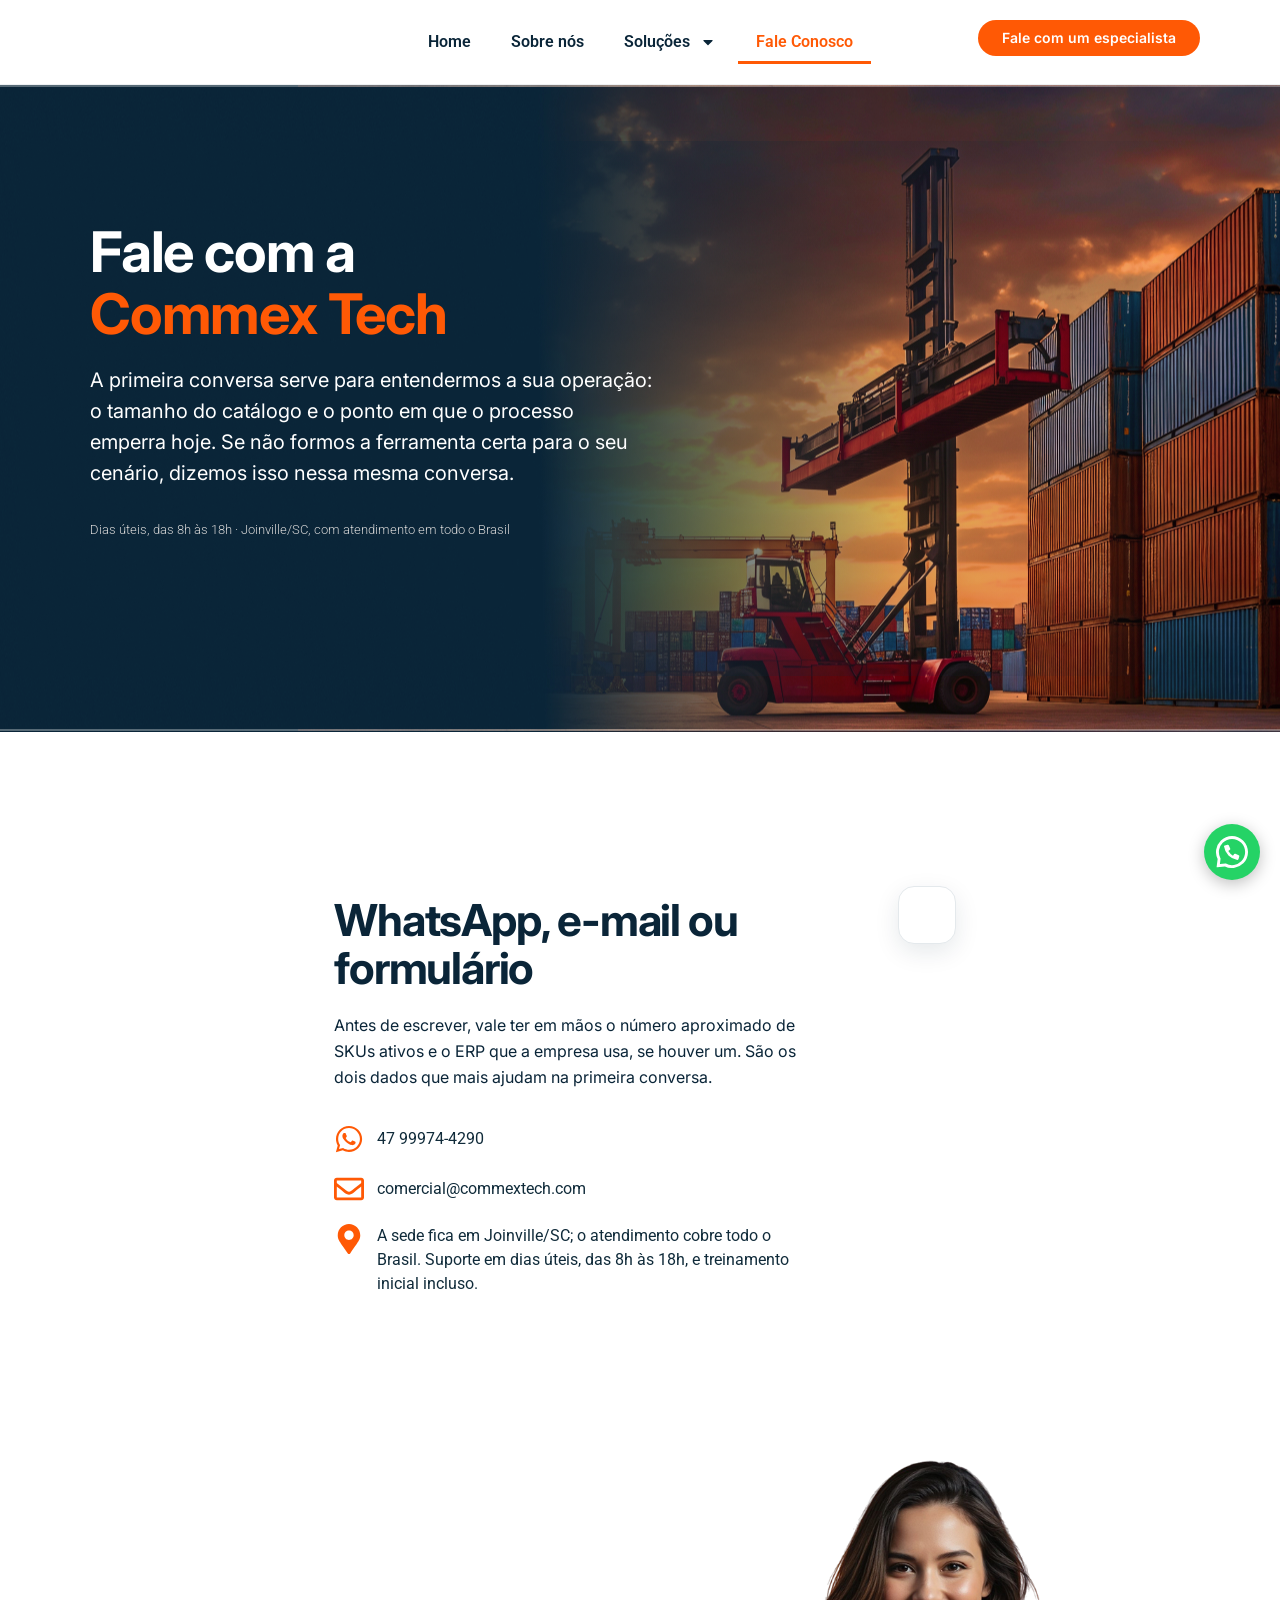
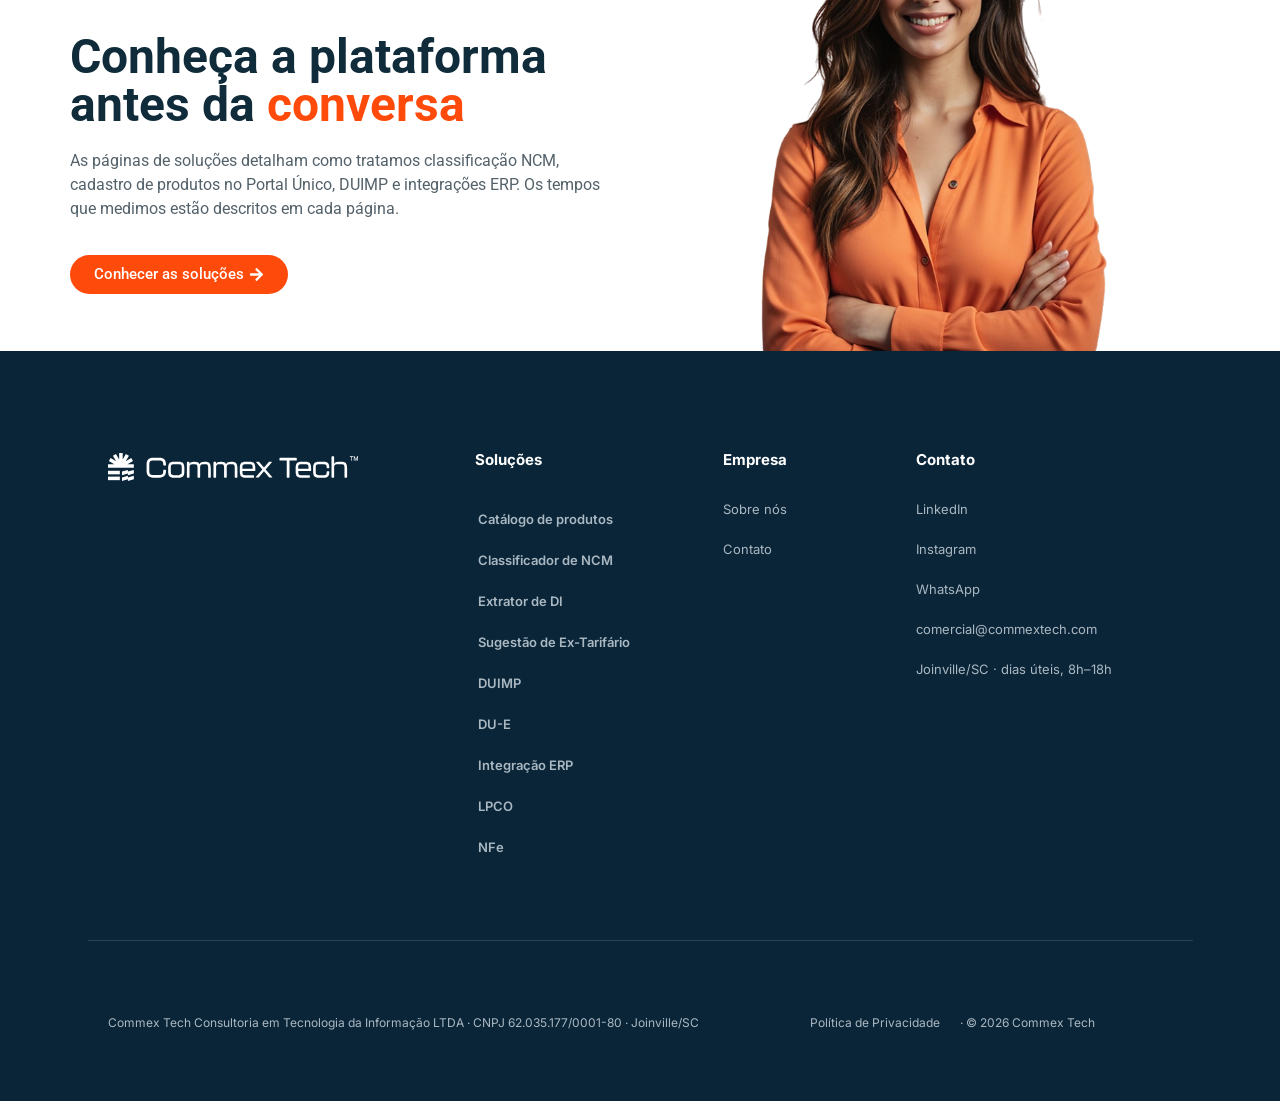
<file: contato.html>
<!doctype html>
<html lang="pt-BR">
<head>
	<meta charset="UTF-8">
	<meta name="viewport" content="width=device-width, initial-scale=1">
	<title>Fale Conosco — Commex Tech</title>
<meta name="description" content="Fale com um especialista da Commex Tech e veja onde a sua operação de comex está exposta.">
<style id="wp-img-auto-sizes-contain-inline-css">
img:is([sizes=auto i],[sizes^="auto," i]){contain-intrinsic-size:3000px 1500px}
/*# sourceURL=wp-img-auto-sizes-contain-inline-css */
</style>
<style id="global-styles-inline-css">
:root{--wp--preset--aspect-ratio--square: 1;--wp--preset--aspect-ratio--4-3: 4/3;--wp--preset--aspect-ratio--3-4: 3/4;--wp--preset--aspect-ratio--3-2: 3/2;--wp--preset--aspect-ratio--2-3: 2/3;--wp--preset--aspect-ratio--16-9: 16/9;--wp--preset--aspect-ratio--9-16: 9/16;--wp--preset--color--black: #000000;--wp--preset--color--cyan-bluish-gray: #abb8c3;--wp--preset--color--white: #ffffff;--wp--preset--color--pale-pink: #f78da7;--wp--preset--color--vivid-red: #cf2e2e;--wp--preset--color--luminous-vivid-orange: #ff6900;--wp--preset--color--luminous-vivid-amber: #fcb900;--wp--preset--color--light-green-cyan: #7bdcb5;--wp--preset--color--vivid-green-cyan: #00d084;--wp--preset--color--pale-cyan-blue: #8ed1fc;--wp--preset--color--vivid-cyan-blue: #0693e3;--wp--preset--color--vivid-purple: #9b51e0;--wp--preset--gradient--vivid-cyan-blue-to-vivid-purple: linear-gradient(135deg,rgb(6,147,227) 0%,rgb(155,81,224) 100%);--wp--preset--gradient--light-green-cyan-to-vivid-green-cyan: linear-gradient(135deg,rgb(122,220,180) 0%,rgb(0,208,130) 100%);--wp--preset--gradient--luminous-vivid-amber-to-luminous-vivid-orange: linear-gradient(135deg,rgb(252,185,0) 0%,rgb(255,105,0) 100%);--wp--preset--gradient--luminous-vivid-orange-to-vivid-red: linear-gradient(135deg,rgb(255,105,0) 0%,rgb(207,46,46) 100%);--wp--preset--gradient--very-light-gray-to-cyan-bluish-gray: linear-gradient(135deg,rgb(238,238,238) 0%,rgb(169,184,195) 100%);--wp--preset--gradient--cool-to-warm-spectrum: linear-gradient(135deg,rgb(74,234,220) 0%,rgb(151,120,209) 20%,rgb(207,42,186) 40%,rgb(238,44,130) 60%,rgb(251,105,98) 80%,rgb(254,248,76) 100%);--wp--preset--gradient--blush-light-purple: linear-gradient(135deg,rgb(255,206,236) 0%,rgb(152,150,240) 100%);--wp--preset--gradient--blush-bordeaux: linear-gradient(135deg,rgb(254,205,165) 0%,rgb(254,45,45) 50%,rgb(107,0,62) 100%);--wp--preset--gradient--luminous-dusk: linear-gradient(135deg,rgb(255,203,112) 0%,rgb(199,81,192) 50%,rgb(65,88,208) 100%);--wp--preset--gradient--pale-ocean: linear-gradient(135deg,rgb(255,245,203) 0%,rgb(182,227,212) 50%,rgb(51,167,181) 100%);--wp--preset--gradient--electric-grass: linear-gradient(135deg,rgb(202,248,128) 0%,rgb(113,206,126) 100%);--wp--preset--gradient--midnight: linear-gradient(135deg,rgb(2,3,129) 0%,rgb(40,116,252) 100%);--wp--preset--font-size--small: 13px;--wp--preset--font-size--medium: 20px;--wp--preset--font-size--large: 36px;--wp--preset--font-size--x-large: 42px;--wp--preset--spacing--20: 0.44rem;--wp--preset--spacing--30: 0.67rem;--wp--preset--spacing--40: 1rem;--wp--preset--spacing--50: 1.5rem;--wp--preset--spacing--60: 2.25rem;--wp--preset--spacing--70: 3.38rem;--wp--preset--spacing--80: 5.06rem;--wp--preset--shadow--natural: 6px 6px 9px rgba(0, 0, 0, 0.2);--wp--preset--shadow--deep: 12px 12px 50px rgba(0, 0, 0, 0.4);--wp--preset--shadow--sharp: 6px 6px 0px rgba(0, 0, 0, 0.2);--wp--preset--shadow--outlined: 6px 6px 0px -3px rgb(255, 255, 255), 6px 6px rgb(0, 0, 0);--wp--preset--shadow--crisp: 6px 6px 0px rgb(0, 0, 0);}.wp-block-button{--wp--preset--dimension--25: 25%;--wp--preset--dimension--50: 50%;--wp--preset--dimension--75: 75%;--wp--preset--dimension--100: 100%;}:root { --wp--style--global--content-size: 800px;--wp--style--global--wide-size: 1200px; }:where(body) { margin: 0; }.wp-site-blocks > .alignleft { float: left; margin-right: 2em; }.wp-site-blocks > .alignright { float: right; margin-left: 2em; }.wp-site-blocks > .aligncenter { justify-content: center; margin-left: auto; margin-right: auto; }:where(.wp-site-blocks) > * { margin-block-start: 24px; margin-block-end: 0; }:where(.wp-site-blocks) > :first-child { margin-block-start: 0; }:where(.wp-site-blocks) > :last-child { margin-block-end: 0; }:root { --wp--style--block-gap: 24px; }:root :where(.is-layout-flow) > :first-child{margin-block-start: 0;}:root :where(.is-layout-flow) > :last-child{margin-block-end: 0;}:root :where(.is-layout-flow) > *{margin-block-start: 24px;margin-block-end: 0;}:root :where(.is-layout-constrained) > :first-child{margin-block-start: 0;}:root :where(.is-layout-constrained) > :last-child{margin-block-end: 0;}:root :where(.is-layout-constrained) > *{margin-block-start: 24px;margin-block-end: 0;}:root :where(.is-layout-flex){gap: 24px;}:root :where(.is-layout-grid){gap: 24px;}.is-layout-flow > .alignleft{float: left;margin-inline-start: 0;margin-inline-end: 2em;}.is-layout-flow > .alignright{float: right;margin-inline-start: 2em;margin-inline-end: 0;}.is-layout-flow > .aligncenter{margin-left: auto !important;margin-right: auto !important;}.is-layout-constrained > .alignleft{float: left;margin-inline-start: 0;margin-inline-end: 2em;}.is-layout-constrained > .alignright{float: right;margin-inline-start: 2em;margin-inline-end: 0;}.is-layout-constrained > .aligncenter{margin-left: auto !important;margin-right: auto !important;}.is-layout-constrained > :where(:not(.alignleft):not(.alignright):not(.alignfull)){max-width: var(--wp--style--global--content-size);margin-left: auto !important;margin-right: auto !important;}.is-layout-constrained > .alignwide{max-width: var(--wp--style--global--wide-size);}body .is-layout-flex{display: flex;}.is-layout-flex{flex-wrap: wrap;align-items: center;}.is-layout-flex > :is(*, div){margin: 0;}body .is-layout-grid{display: grid;}.is-layout-grid > :is(*, div){margin: 0;}body{padding-top: 0px;padding-right: 0px;padding-bottom: 0px;padding-left: 0px;}:root :where(.wp-element-button, .wp-block-button__link){background-color: #32373c;border-width: 0;color: #fff;font-family: inherit;font-size: inherit;font-style: inherit;font-weight: inherit;letter-spacing: inherit;line-height: inherit;padding-top: calc(0.667em + 2px);padding-right: calc(1.333em + 2px);padding-bottom: calc(0.667em + 2px);padding-left: calc(1.333em + 2px);text-decoration: none;text-transform: inherit;}.has-black-color{color: var(--wp--preset--color--black) !important;}.has-cyan-bluish-gray-color{color: var(--wp--preset--color--cyan-bluish-gray) !important;}.has-white-color{color: var(--wp--preset--color--white) !important;}.has-pale-pink-color{color: var(--wp--preset--color--pale-pink) !important;}.has-vivid-red-color{color: var(--wp--preset--color--vivid-red) !important;}.has-luminous-vivid-orange-color{color: var(--wp--preset--color--luminous-vivid-orange) !important;}.has-luminous-vivid-amber-color{color: var(--wp--preset--color--luminous-vivid-amber) !important;}.has-light-green-cyan-color{color: var(--wp--preset--color--light-green-cyan) !important;}.has-vivid-green-cyan-color{color: var(--wp--preset--color--vivid-green-cyan) !important;}.has-pale-cyan-blue-color{color: var(--wp--preset--color--pale-cyan-blue) !important;}.has-vivid-cyan-blue-color{color: var(--wp--preset--color--vivid-cyan-blue) !important;}.has-vivid-purple-color{color: var(--wp--preset--color--vivid-purple) !important;}.has-black-background-color{background-color: var(--wp--preset--color--black) !important;}.has-cyan-bluish-gray-background-color{background-color: var(--wp--preset--color--cyan-bluish-gray) !important;}.has-white-background-color{background-color: var(--wp--preset--color--white) !important;}.has-pale-pink-background-color{background-color: var(--wp--preset--color--pale-pink) !important;}.has-vivid-red-background-color{background-color: var(--wp--preset--color--vivid-red) !important;}.has-luminous-vivid-orange-background-color{background-color: var(--wp--preset--color--luminous-vivid-orange) !important;}.has-luminous-vivid-amber-background-color{background-color: var(--wp--preset--color--luminous-vivid-amber) !important;}.has-light-green-cyan-background-color{background-color: var(--wp--preset--color--light-green-cyan) !important;}.has-vivid-green-cyan-background-color{background-color: var(--wp--preset--color--vivid-green-cyan) !important;}.has-pale-cyan-blue-background-color{background-color: var(--wp--preset--color--pale-cyan-blue) !important;}.has-vivid-cyan-blue-background-color{background-color: var(--wp--preset--color--vivid-cyan-blue) !important;}.has-vivid-purple-background-color{background-color: var(--wp--preset--color--vivid-purple) !important;}.has-black-border-color{border-color: var(--wp--preset--color--black) !important;}.has-cyan-bluish-gray-border-color{border-color: var(--wp--preset--color--cyan-bluish-gray) !important;}.has-white-border-color{border-color: var(--wp--preset--color--white) !important;}.has-pale-pink-border-color{border-color: var(--wp--preset--color--pale-pink) !important;}.has-vivid-red-border-color{border-color: var(--wp--preset--color--vivid-red) !important;}.has-luminous-vivid-orange-border-color{border-color: var(--wp--preset--color--luminous-vivid-orange) !important;}.has-luminous-vivid-amber-border-color{border-color: var(--wp--preset--color--luminous-vivid-amber) !important;}.has-light-green-cyan-border-color{border-color: var(--wp--preset--color--light-green-cyan) !important;}.has-vivid-green-cyan-border-color{border-color: var(--wp--preset--color--vivid-green-cyan) !important;}.has-pale-cyan-blue-border-color{border-color: var(--wp--preset--color--pale-cyan-blue) !important;}.has-vivid-cyan-blue-border-color{border-color: var(--wp--preset--color--vivid-cyan-blue) !important;}.has-vivid-purple-border-color{border-color: var(--wp--preset--color--vivid-purple) !important;}.has-vivid-cyan-blue-to-vivid-purple-gradient-background{background: var(--wp--preset--gradient--vivid-cyan-blue-to-vivid-purple) !important;}.has-light-green-cyan-to-vivid-green-cyan-gradient-background{background: var(--wp--preset--gradient--light-green-cyan-to-vivid-green-cyan) !important;}.has-luminous-vivid-amber-to-luminous-vivid-orange-gradient-background{background: var(--wp--preset--gradient--luminous-vivid-amber-to-luminous-vivid-orange) !important;}.has-luminous-vivid-orange-to-vivid-red-gradient-background{background: var(--wp--preset--gradient--luminous-vivid-orange-to-vivid-red) !important;}.has-very-light-gray-to-cyan-bluish-gray-gradient-background{background: var(--wp--preset--gradient--very-light-gray-to-cyan-bluish-gray) !important;}.has-cool-to-warm-spectrum-gradient-background{background: var(--wp--preset--gradient--cool-to-warm-spectrum) !important;}.has-blush-light-purple-gradient-background{background: var(--wp--preset--gradient--blush-light-purple) !important;}.has-blush-bordeaux-gradient-background{background: var(--wp--preset--gradient--blush-bordeaux) !important;}.has-luminous-dusk-gradient-background{background: var(--wp--preset--gradient--luminous-dusk) !important;}.has-pale-ocean-gradient-background{background: var(--wp--preset--gradient--pale-ocean) !important;}.has-electric-grass-gradient-background{background: var(--wp--preset--gradient--electric-grass) !important;}.has-midnight-gradient-background{background: var(--wp--preset--gradient--midnight) !important;}.has-small-font-size{font-size: var(--wp--preset--font-size--small) !important;}.has-medium-font-size{font-size: var(--wp--preset--font-size--medium) !important;}.has-large-font-size{font-size: var(--wp--preset--font-size--large) !important;}.has-x-large-font-size{font-size: var(--wp--preset--font-size--x-large) !important;}
:root :where(.wp-block-icon svg){width: 24px;}
:root :where(.wp-block-pullquote){font-size: 1.5em;line-height: 1.6;}
/*# sourceURL=global-styles-inline-css */
</style>
<link rel='stylesheet' id='hello-elementor-css' href='assets/css/hello-reset.css' media='all' />
<link rel='stylesheet' id='hello-elementor-theme-style-css' href='assets/css/hello-theme.css' media='all' />
<link rel='stylesheet' id='hello-elementor-header-footer-css' href='assets/css/hello-header-footer.css' media='all' />
<link rel='stylesheet' id='elementor-frontend-css' href='assets/css/elementor-frontend.min.css' media='all' />
<style id="elementor-frontend-inline-css">
.e-heading-base a, .e-paragraph-base a { all: unset; cursor: pointer; }form[data-element_type="e-form"].form-state-success [data-element_type="e-form-success-message"],form[data-element_type="e-form"].form-state-error [data-element_type="e-form-error-message"]{ display: block; }
.e-form-textarea-base:not([data-resizable]) { resize: none; } .e-form-submit-button-base { cursor: pointer; box-sizing: border-box; }
/*# sourceURL=elementor-frontend-inline-css */
</style>
<link rel='stylesheet' id='elementor-post-16-css' href='assets/css/post-16.css' media='all' />
<link rel='stylesheet' id='widget-image-css' href='assets/css/elementor-widget-image.min.css' media='all' />
<link rel='stylesheet' id='widget-nav-menu-css' href='assets/css/pro-widget-nav-menu.min.css' media='all' />
<link rel='stylesheet' id='e-sticky-css' href='assets/css/pro-sticky.min.css' media='all' />
<link rel='stylesheet' id='widget-heading-css' href='assets/css/elementor-widget-heading.min.css' media='all' />
<link rel='stylesheet' id='widget-divider-css' href='assets/css/elementor-widget-divider.min.css' media='all' />
<link rel='stylesheet' id='widget-icon-list-css' href='assets/css/elementor-widget-icon-list.min.css' media='all' />
<link rel='stylesheet' id='elementor-post-275-css' href='assets/css/post-275.css' media='all' />
<link rel='stylesheet' id='base-desktop-css' href='assets/css/base-desktop.css' media='all' />
<link rel='stylesheet' id='base-mobile-css' href='assets/css/base-mobile.css' media='(max-width:767px)' />
<link rel='stylesheet' id='elementor-post-261-css' href='assets/css/post-261.css' media='all' />
<link rel='stylesheet' id='elementor-post-288-css' href='assets/css/post-288.css' media='all' />
<link rel='stylesheet' id='elementor-gf-roboto-css' href='https://fonts.googleapis.com/css?family=Roboto:100,100italic,200,200italic,300,300italic,400,400italic,500,500italic,600,600italic,700,700italic,800,800italic,900,900italic&#038;display=auto' media='all' />
<link rel='stylesheet' id='elementor-gf-robotoslab-css' href='https://fonts.googleapis.com/css?family=Roboto+Slab:100,100italic,200,200italic,300,300italic,400,400italic,500,500italic,600,600italic,700,700italic,800,800italic,900,900italic&#038;display=auto' media='all' />
<link rel='stylesheet' id='elementor-gf-inter-css' href='https://fonts.googleapis.com/css?family=Inter:100,100italic,200,200italic,300,300italic,400,400italic,500,500italic,600,600italic,700,700italic,800,800italic,900,900italic&#038;display=auto' media='all' />
<script id="jquery-core-js" src="assets/js/jquery.min.js"></script>
<script id="jquery-migrate-js" src="assets/js/jquery-migrate.min.js"></script>
			<style>
				.e-con.e-parent:nth-of-type(n+4):not(.e-lazyloaded):not(.e-no-lazyload),
				.e-con.e-parent:nth-of-type(n+4):not(.e-lazyloaded):not(.e-no-lazyload) * {
					background-image: none !important;
				}
				@media screen and (max-height: 1024px) {
					.e-con.e-parent:nth-of-type(n+3):not(.e-lazyloaded):not(.e-no-lazyload),
					.e-con.e-parent:nth-of-type(n+3):not(.e-lazyloaded):not(.e-no-lazyload) * {
						background-image: none !important;
					}
				}
				@media screen and (max-height: 640px) {
					.e-con.e-parent:nth-of-type(n+2):not(.e-lazyloaded):not(.e-no-lazyload),
					.e-con.e-parent:nth-of-type(n+2):not(.e-lazyloaded):not(.e-no-lazyload) * {
						background-image: none !important;
					}
				}
			</style>
			<link rel="icon" href="assets/img/cropped-FAVICON-32x32.png" sizes="32x32" />
<link rel="icon" href="assets/img/cropped-FAVICON-192x192.png" sizes="192x192" />
<link rel="apple-touch-icon" href="assets/img/cropped-FAVICON-180x180.png" />
<meta name="msapplication-TileImage" content="assets/img/cropped-FAVICON-270x270.png" />
</head>
<body class="wp-singular page-template page-template-elementor_header_footer page page-id-275 wp-custom-logo wp-embed-responsive wp-theme-hello-elementor hello-elementor-default elementor-default elementor-template-full-width elementor-kit-16 elementor-page elementor-page-275">

<a class="skip-link screen-reader-text" href="#content">Ir para o conteúdo</a>

		<header data-elementor-type="header" data-elementor-id="261" class="elementor elementor-261 elementor-location-header" data-elementor-post-type="elementor_library">
			<header class="elementor-element elementor-element-4142ab73 e-flex e-con-boxed e-con e-parent" data-id="4142ab73" data-element_type="container" data-e-type="container" data-settings="{&quot;background_background&quot;:&quot;classic&quot;,&quot;sticky&quot;:&quot;top&quot;,&quot;sticky_on&quot;:[&quot;desktop&quot;,&quot;tablet&quot;,&quot;mobile&quot;],&quot;sticky_offset&quot;:0,&quot;sticky_effects_offset&quot;:0,&quot;sticky_anchor_link_offset&quot;:0}">
					<div class="e-con-inner">
		<div class="elementor-element elementor-element-62e94775 e-con-full e-flex e-con e-child" data-id="62e94775" data-element_type="container" data-e-type="container">
		<div class="elementor-element elementor-element-63793621 e-con-full e-flex e-con e-child" data-id="63793621" data-element_type="container" data-e-type="container">
				<div class="elementor-element elementor-element-28edce0b elementor-widget elementor-widget-image" data-id="28edce0b" data-element_type="widget" data-e-type="widget" data-widget_type="image.default">
															<img width="305" height="34" src="assets/img/Commex-Tech.svg" class="attachment-full size-full wp-image-263" alt="" />															</div>
				</div>
		<div class="elementor-element elementor-element-7af0783a e-con-full e-flex e-con e-child" data-id="7af0783a" data-element_type="container" data-e-type="container">
				<div class="elementor-element elementor-element-230fde95 elementor-nav-menu__align-center elementor-nav-menu--stretch elementor-nav-menu--dropdown-tablet elementor-nav-menu__text-align-aside elementor-nav-menu--toggle elementor-nav-menu--burger elementor-widget elementor-widget-nav-menu" data-id="230fde95" data-element_type="widget" data-e-type="widget" data-settings="{&quot;full_width&quot;:&quot;stretch&quot;,&quot;layout&quot;:&quot;horizontal&quot;,&quot;submenu_icon&quot;:{&quot;value&quot;:&quot;&lt;svg aria-hidden=\&quot;true\&quot; class=\&quot;e-font-icon-svg e-fas-caret-down\&quot; viewBox=\&quot;0 0 320 512\&quot; xmlns=\&quot;http:\/\/www.w3.org\/2000\/svg\&quot;&gt;&lt;path d=\&quot;M31.3 192h257.3c17.8 0 26.7 21.5 14.1 34.1L174.1 354.8c-7.8 7.8-20.5 7.8-28.3 0L17.2 226.1C4.6 213.5 13.5 192 31.3 192z\&quot;&gt;&lt;\/path&gt;&lt;\/svg&gt;&quot;,&quot;library&quot;:&quot;fa-solid&quot;},&quot;toggle&quot;:&quot;burger&quot;}" data-widget_type="nav-menu.default">
								<nav aria-label="Menu" class="elementor-nav-menu--main elementor-nav-menu__container elementor-nav-menu--layout-horizontal e--pointer-underline e--animation-fade">
				<ul id="menu-1-230fde95" class="elementor-nav-menu"><li class="menu-item menu-item-type-post_type menu-item-object-page menu-item-home menu-item-265"><a href="index.html" class="elementor-item">Home</a></li>
<li class="menu-item menu-item-type-post_type menu-item-object-page menu-item-266"><a href="sobre.html" class="elementor-item">Sobre nós</a></li>
<li class="menu-item menu-item-type-custom menu-item-object-custom menu-item-has-children menu-item-267"><a class="elementor-item">Soluções</a>
<ul class="sub-menu elementor-nav-menu--dropdown">
	<li class="menu-item menu-item-type-post_type menu-item-object-page menu-item-270"><a href="cadastro-de-produtos.html" class="elementor-sub-item">Catálogo de produtos</a></li>
	<li class="menu-item menu-item-type-post_type menu-item-object-page menu-item-274"><a href="ncm.html" class="elementor-sub-item">Classificador de NCM</a></li>
	<li class="menu-item menu-item-type-post_type menu-item-object-page menu-item-901"><a href="extrator-di.html" class="elementor-sub-item">Extrator de DI</a></li>
	<li class="menu-item menu-item-type-post_type menu-item-object-page menu-item-902"><a href="ex-tarifario.html" class="elementor-sub-item">Sugestão de Ex-Tarifário</a></li>
	<li class="menu-item menu-item-type-post_type menu-item-object-page menu-item-273"><a href="duimp.html" class="elementor-sub-item">DUIMP</a></li>
	<li class="menu-item menu-item-type-post_type menu-item-object-page menu-item-272"><a href="du-e.html" class="elementor-sub-item">DU-E</a></li>
	<li class="menu-item menu-item-type-post_type menu-item-object-page menu-item-271"><a href="integracoes.html" class="elementor-sub-item">Integração ERP</a></li>
	<li class="menu-item menu-item-type-post_type menu-item-object-page menu-item-269"><a href="lpco.html" class="elementor-sub-item">LPCO</a></li>
	<li class="menu-item menu-item-type-post_type menu-item-object-page menu-item-268"><a href="nfe.html" class="elementor-sub-item">NFe</a></li>
</ul>
</li>
<li class="menu-item menu-item-type-post_type menu-item-object-page current-menu-item page_item page-item-275 current_page_item menu-item-281"><a href="contato.html" aria-current="page" class="elementor-item elementor-item-active">Fale Conosco</a></li>
</ul>			</nav>
					<div class="elementor-menu-toggle" role="button" tabindex="0" aria-label="Menu Toggle" aria-expanded="false">
			<svg aria-hidden="true" role="presentation" class="elementor-menu-toggle__icon--open e-font-icon-svg e-eicon-menu-bar" viewBox="0 0 1000 1000" xmlns="http://www.w3.org/2000/svg"><path d="M104 333H896C929 333 958 304 958 271S929 208 896 208H104C71 208 42 237 42 271S71 333 104 333ZM104 583H896C929 583 958 554 958 521S929 458 896 458H104C71 458 42 487 42 521S71 583 104 583ZM104 833H896C929 833 958 804 958 771S929 708 896 708H104C71 708 42 737 42 771S71 833 104 833Z"></path></svg><svg aria-hidden="true" role="presentation" class="elementor-menu-toggle__icon--close e-font-icon-svg e-eicon-close" viewBox="0 0 1000 1000" xmlns="http://www.w3.org/2000/svg"><path d="M742 167L500 408 258 167C246 154 233 150 217 150 196 150 179 158 167 167 154 179 150 196 150 212 150 229 154 242 171 254L408 500 167 742C138 771 138 800 167 829 196 858 225 858 254 829L496 587 738 829C750 842 767 846 783 846 800 846 817 842 829 829 842 817 846 804 846 783 846 767 842 750 829 737L588 500 833 258C863 229 863 200 833 171 804 137 775 137 742 167Z"></path></svg>		</div>
					<nav class="elementor-nav-menu--dropdown elementor-nav-menu__container" aria-hidden="true">
				<ul id="menu-2-230fde95" class="elementor-nav-menu"><li class="menu-item menu-item-type-post_type menu-item-object-page menu-item-home menu-item-265"><a href="index.html" class="elementor-item" tabindex="-1">Home</a></li>
<li class="menu-item menu-item-type-post_type menu-item-object-page menu-item-266"><a href="sobre.html" class="elementor-item" tabindex="-1">Sobre nós</a></li>
<li class="menu-item menu-item-type-custom menu-item-object-custom menu-item-has-children menu-item-267"><a class="elementor-item" tabindex="-1">Soluções</a>
<ul class="sub-menu elementor-nav-menu--dropdown">
	<li class="menu-item menu-item-type-post_type menu-item-object-page menu-item-270"><a href="cadastro-de-produtos.html" class="elementor-sub-item" tabindex="-1">Catálogo de produtos</a></li>
	<li class="menu-item menu-item-type-post_type menu-item-object-page menu-item-274"><a href="ncm.html" class="elementor-sub-item" tabindex="-1">Classificador de NCM</a></li>
	<li class="menu-item menu-item-type-post_type menu-item-object-page menu-item-901"><a href="extrator-di.html" class="elementor-sub-item" tabindex="-1">Extrator de DI</a></li>
	<li class="menu-item menu-item-type-post_type menu-item-object-page menu-item-902"><a href="ex-tarifario.html" class="elementor-sub-item" tabindex="-1">Sugestão de Ex-Tarifário</a></li>
	<li class="menu-item menu-item-type-post_type menu-item-object-page menu-item-273"><a href="duimp.html" class="elementor-sub-item" tabindex="-1">DUIMP</a></li>
	<li class="menu-item menu-item-type-post_type menu-item-object-page menu-item-272"><a href="du-e.html" class="elementor-sub-item" tabindex="-1">DU-E</a></li>
	<li class="menu-item menu-item-type-post_type menu-item-object-page menu-item-271"><a href="integracoes.html" class="elementor-sub-item" tabindex="-1">Integração ERP</a></li>
	<li class="menu-item menu-item-type-post_type menu-item-object-page menu-item-269"><a href="lpco.html" class="elementor-sub-item" tabindex="-1">LPCO</a></li>
	<li class="menu-item menu-item-type-post_type menu-item-object-page menu-item-268"><a href="nfe.html" class="elementor-sub-item" tabindex="-1">NFe</a></li>
</ul>
</li>
<li class="menu-item menu-item-type-post_type menu-item-object-page current-menu-item page_item page-item-275 current_page_item menu-item-281"><a href="contato.html" aria-current="page" class="elementor-item elementor-item-active" tabindex="-1">Fale Conosco</a></li>
</ul>			</nav>
						</div>
				</div>
		<div class="elementor-element elementor-element-749b7960 e-con-full e-flex e-con e-child" data-id="749b7960" data-element_type="container" data-e-type="container">
				<div class="elementor-element elementor-element-575684f1 elementor-align-right elementor-tablet-align-right elementor-mobile-align-center elementor-widget__width-auto elementor-widget elementor-widget-button" data-id="575684f1" data-element_type="widget" data-e-type="widget" data-widget_type="button.default">
										<a class="elementor-button elementor-button-link elementor-size-sm" href="https://wa.me/5547999744290?text=Ol%C3%A1%2C%20vim%20do%20site%20da%20Commex%20Tech%20e%20gostaria%20de%20mais%20informa%C3%A7%C3%B5es" target="_blank">
						<span class="elementor-button-content-wrapper">
									<span class="elementor-button-text">Fale com um especialista</span>
					</span>
					</a>
								</div>
				</div>
				</div>
					</div>
				</header>
				</header>
				<div data-elementor-type="wp-page" data-elementor-id="275" class="elementor elementor-275" data-elementor-post-type="page">
				<section class="elementor-element elementor-element-591dc28a e-flex e-con-boxed e-con e-parent" data-id="591dc28a" data-element_type="container" data-e-type="container" data-settings="{&quot;background_background&quot;:&quot;classic&quot;}">
					<div class="e-con-inner">
		<div class="elementor-element elementor-element-4b4e647b e-con-full e-flex e-con e-child" data-id="4b4e647b" data-element_type="container" data-e-type="container" data-settings="{&quot;background_background&quot;:&quot;classic&quot;}">
		<div class="elementor-element elementor-element-387a7f92 e-con-full e-flex e-con e-child" data-id="387a7f92" data-element_type="container" data-e-type="container">
				<div class="elementor-element elementor-element-4c69cd10 elementor-widget elementor-widget-heading" data-id="4c69cd10" data-element_type="widget" data-e-type="widget" data-widget_type="heading.default">
					<h1 class="elementor-heading-title elementor-size-default">Fale com a<br><span style="color:#FF5905">Commex Tech</span></h1>				</div>
				<div class="elementor-element elementor-element-7c8c529e elementor-widget elementor-widget-text-editor" data-id="7c8c529e" data-element_type="widget" data-e-type="widget" data-widget_type="text-editor.default">
									<p>A primeira conversa serve para entendermos a sua operação: o tamanho do catálogo e o ponto em que o processo emperra hoje. Se não formos a ferramenta certa para o seu cenário, dizemos isso nessa mesma conversa.</p>								</div>
				<div class="elementor-element elementor-element-a779d92 elementor-widget elementor-widget-heading" data-id="a779d92" data-element_type="widget" data-e-type="widget" data-widget_type="heading.default">
					<h2 class="elementor-heading-title elementor-size-default">Dias úteis, das 8h às 18h · Joinville/SC, com atendimento em todo o Brasil

</h2>				</div>
				</div>
				</div>
					</div>
				</section>
		<section class="elementor-element elementor-element-5faa28d7 e-flex e-con-boxed e-con e-parent" data-id="5faa28d7" data-element_type="container" data-e-type="container" data-settings="{&quot;background_background&quot;:&quot;classic&quot;}">
					<div class="e-con-inner">
		<div class="elementor-element elementor-element-335f95bf e-con-full e-flex e-con e-child" data-id="335f95bf" data-element_type="container" data-e-type="container">
		<div class="elementor-element elementor-element-78b182e2 e-con-full e-flex e-con e-child" data-id="78b182e2" data-element_type="container" data-e-type="container">
				<div class="elementor-element elementor-element-47e269f5 elementor-widget elementor-widget-heading" data-id="47e269f5" data-element_type="widget" data-e-type="widget" data-widget_type="heading.default">
					<h2 class="elementor-heading-title elementor-size-default">WhatsApp, e-mail ou formulário</h2>				</div>
				<div class="elementor-element elementor-element-45e9ce75 elementor-widget elementor-widget-text-editor" data-id="45e9ce75" data-element_type="widget" data-e-type="widget" data-widget_type="text-editor.default">
									<p>Antes de escrever, vale ter em mãos o número aproximado de SKUs ativos e o ERP que a empresa usa, se houver um. São os dois dados que mais ajudam na primeira conversa.</p>								</div>
				<div class="elementor-element elementor-element-2b2898c elementor-align-start elementor-icon-list--layout-traditional elementor-list-item-link-full_width elementor-widget elementor-widget-icon-list" data-id="2b2898c" data-element_type="widget" data-e-type="widget" data-widget_type="icon-list.default">
							<ul class="elementor-icon-list-items">
							<li class="elementor-icon-list-item">
											<a href="https://wa.me/5547999744290?text=Ol%C3%A1%2C%20vim%20do%20site%20da%20Commex%20Tech%20e%20gostaria%20de%20mais%20informa%C3%A7%C3%B5es">

												<span class="elementor-icon-list-icon">
							<svg aria-hidden="true" class="e-font-icon-svg e-fab-whatsapp" viewBox="0 0 448 512" xmlns="http://www.w3.org/2000/svg"><path d="M380.9 97.1C339 55.1 283.2 32 223.9 32c-122.4 0-222 99.6-222 222 0 39.1 10.2 77.3 29.6 111L0 480l117.7-30.9c32.4 17.7 68.9 27 106.1 27h.1c122.3 0 224.1-99.6 224.1-222 0-59.3-25.2-115-67.1-157zm-157 341.6c-33.2 0-65.7-8.9-94-25.7l-6.7-4-69.8 18.3L72 359.2l-4.4-7c-18.5-29.4-28.2-63.3-28.2-98.2 0-101.7 82.8-184.5 184.6-184.5 49.3 0 95.6 19.2 130.4 54.1 34.8 34.9 56.2 81.2 56.1 130.5 0 101.8-84.9 184.6-186.6 184.6zm101.2-138.2c-5.5-2.8-32.8-16.2-37.9-18-5.1-1.9-8.8-2.8-12.5 2.8-3.7 5.6-14.3 18-17.6 21.8-3.2 3.7-6.5 4.2-12 1.4-32.6-16.3-54-29.1-75.5-66-5.7-9.8 5.7-9.1 16.3-30.3 1.8-3.7.9-6.9-.5-9.7-1.4-2.8-12.5-30.1-17.1-41.2-4.5-10.8-9.1-9.3-12.5-9.5-3.2-.2-6.9-.2-10.6-.2-3.7 0-9.7 1.4-14.8 6.9-5.1 5.6-19.4 19-19.4 46.3 0 27.3 19.9 53.7 22.6 57.4 2.8 3.7 39.1 59.7 94.8 83.8 35.2 15.2 49 16.5 66.6 13.9 10.7-1.6 32.8-13.4 37.4-26.4 4.6-13 4.6-24.1 3.2-26.4-1.3-2.5-5-3.9-10.5-6.6z"></path></svg>						</span>
										<span class="elementor-icon-list-text">47 99974-4290</span>
											</a>
									</li>
								<li class="elementor-icon-list-item">
											<a href="mailto:comercial@commextech.com" target="_blank">

												<span class="elementor-icon-list-icon">
							<svg aria-hidden="true" class="e-font-icon-svg e-far-envelope" viewBox="0 0 512 512" xmlns="http://www.w3.org/2000/svg"><path d="M464 64H48C21.49 64 0 85.49 0 112v288c0 26.51 21.49 48 48 48h416c26.51 0 48-21.49 48-48V112c0-26.51-21.49-48-48-48zm0 48v40.805c-22.422 18.259-58.168 46.651-134.587 106.49-16.841 13.247-50.201 45.072-73.413 44.701-23.208.375-56.579-31.459-73.413-44.701C106.18 199.465 70.425 171.067 48 152.805V112h416zM48 400V214.398c22.914 18.251 55.409 43.862 104.938 82.646 21.857 17.205 60.134 55.186 103.062 54.955 42.717.231 80.509-37.199 103.053-54.947 49.528-38.783 82.032-64.401 104.947-82.653V400H48z"></path></svg>						</span>
										<span class="elementor-icon-list-text">comercial@commextech.com</span>
											</a>
									</li>
								<li class="elementor-icon-list-item">
											<span class="elementor-icon-list-icon">
							<svg aria-hidden="true" class="e-font-icon-svg e-fas-map-marker-alt" viewBox="0 0 384 512" xmlns="http://www.w3.org/2000/svg"><path d="M172.268 501.67C26.97 291.031 0 269.413 0 192 0 85.961 85.961 0 192 0s192 85.961 192 192c0 77.413-26.97 99.031-172.268 309.67-9.535 13.774-29.93 13.773-39.464 0zM192 272c44.183 0 80-35.817 80-80s-35.817-80-80-80-80 35.817-80 80 35.817 80 80 80z"></path></svg>						</span>
										<span class="elementor-icon-list-text">A sede fica em Joinville/SC; o atendimento cobre todo o Brasil. Suporte em dias úteis, das 8h às 18h, e treinamento inicial incluso.</span>
									</li>
						</ul>
						</div>
				</div>
				<div class="elementor-element elementor-element-266da90e elementor-widget elementor-widget-image" data-id="266da90e" data-element_type="widget" data-e-type="widget" data-widget_type="image.default">
															<div class="commex-rd-form">
							<div role="main" id="lp-catalogo-produtos-2710b9dd7eace4d68d95"></div>
							<script type="text/javascript" src="https://d335luupugsy2.cloudfront.net/js/rdstation-forms/stable/rdstation-forms.min.js"></script>
							<script type="text/javascript">
								new RDStationForms('lp-catalogo-produtos-2710b9dd7eace4d68d95', 'null').createForm();
							</script>
						</div>															</div>
				</div>
					</div>
				</section>
		<section class="elementor-element elementor-element-7eaea82 commex-section commex-diagnostic e-con-full e-flex e-con e-parent" data-id="7eaea82" data-element_type="container" data-e-type="container" data-settings="{&quot;background_background&quot;:&quot;classic&quot;}">
		<div class="elementor-element elementor-element-a6395ee e-flex e-con-boxed e-con e-child" data-id="a6395ee" data-element_type="container" data-e-type="container">
					<div class="e-con-inner">
		<div class="elementor-element elementor-element-1e9cbb6 e-flex e-con-boxed e-con e-child" data-id="1e9cbb6" data-element_type="container" data-e-type="container">
					<div class="e-con-inner">
				<div class="elementor-element elementor-element-e932cca elementor-widget elementor-widget-heading" data-id="e932cca" data-element_type="widget" data-e-type="widget" data-widget_type="heading.default">
					<h2 class="elementor-heading-title elementor-size-default">Conheça a plataforma antes da<span style="color:#FE4B0B"> conversa</span></h2>				</div>
				<div class="elementor-element elementor-element-e28655a elementor-widget elementor-widget-text-editor" data-id="e28655a" data-element_type="widget" data-e-type="widget" data-widget_type="text-editor.default">
									<p>As páginas de soluções detalham como tratamos classificação NCM, cadastro de produtos no Portal Único, DUIMP e integrações ERP. Os tempos que medimos estão descritos em cada página.</p>								</div>
				<div class="elementor-element elementor-element-aedf2d4 elementor-widget elementor-widget-button" data-id="aedf2d4" data-element_type="widget" data-e-type="widget" data-widget_type="button.default">
										<a class="elementor-button elementor-button-link elementor-size-sm" href="index.html" target="_blank">
						<span class="elementor-button-content-wrapper">
						<span class="elementor-button-icon">
				<svg aria-hidden="true" class="e-font-icon-svg e-fas-arrow-right" viewBox="0 0 448 512" xmlns="http://www.w3.org/2000/svg"><path d="M190.5 66.9l22.2-22.2c9.4-9.4 24.6-9.4 33.9 0L441 239c9.4 9.4 9.4 24.6 0 33.9L246.6 467.3c-9.4 9.4-24.6 9.4-33.9 0l-22.2-22.2c-9.5-9.5-9.3-25 .4-34.3L311.4 296H24c-13.3 0-24-10.7-24-24v-32c0-13.3 10.7-24 24-24h287.4L190.9 101.2c-9.8-9.3-10-24.8-.4-34.3z"></path></svg>			</span>
									<span class="elementor-button-text">Conhecer as soluções</span>
					</span>
					</a>
								</div>
					</div>
				</div>
		<div class="elementor-element elementor-element-7520b2c e-flex e-con-boxed e-con e-child" data-id="7520b2c" data-element_type="container" data-e-type="container">
					<div class="e-con-inner">
				<div class="elementor-element elementor-element-f97cb72 elementor-widget elementor-widget-image" data-id="f97cb72" data-element_type="widget" data-e-type="widget" data-widget_type="image.default">
															<img fetchpriority="high" decoding="async" width="515" height="717" src="assets/img/fale-com-a-commex.png" class="attachment-full size-full wp-image-27" alt="" srcset="assets/img/fale-com-a-commex.png 515w, assets/img/fale-com-a-commex-215x300.png 215w" sizes="(max-width: 515px) 100vw, 515px" />															</div>
					</div>
				</div>
					</div>
				</div>
				</section>
				</div>
				<footer data-elementor-type="footer" data-elementor-id="288" class="elementor elementor-288 elementor-location-footer" data-elementor-post-type="elementor_library">
			<footer class="elementor-element elementor-element-565a1e63 e-flex e-con-boxed e-con e-parent" data-id="565a1e63" data-element_type="container" data-e-type="container" data-settings="{&quot;background_background&quot;:&quot;classic&quot;}">
					<div class="e-con-inner">
		<div class="elementor-element elementor-element-78f07b8f e-con-full e-flex e-con e-child" data-id="78f07b8f" data-element_type="container" data-e-type="container">
		<div class="elementor-element elementor-element-57d0e4f7 e-con-full e-flex e-con e-child" data-id="57d0e4f7" data-element_type="container" data-e-type="container">
		<div class="elementor-element elementor-element-7eef359e e-con-full e-flex e-con e-child" data-id="7eef359e" data-element_type="container" data-e-type="container">
				<div class="elementor-element elementor-element-50344b85 elementor-widget elementor-widget-image" data-id="50344b85" data-element_type="widget" data-e-type="widget" data-widget_type="image.default">
															<img width="394" height="44" src="assets/img/Commex-Tech.svg" class="attachment-full size-full wp-image-282" alt="" />															</div>
				</div>
		<div class="elementor-element elementor-element-34d3bdab e-con-full e-flex e-con e-child" data-id="34d3bdab" data-element_type="container" data-e-type="container">
				<div class="elementor-element elementor-element-4fda239a elementor-widget elementor-widget-heading" data-id="4fda239a" data-element_type="widget" data-e-type="widget" data-widget_type="heading.default">
					<h6 class="elementor-heading-title elementor-size-default">Soluções</h6>				</div>
				<div class="elementor-element elementor-element-8d0633e elementor-nav-menu__text-align-center elementor-nav-menu__align-start elementor-nav-menu--dropdown-tablet elementor-widget elementor-widget-nav-menu" data-id="8d0633e" data-element_type="widget" data-e-type="widget" data-settings="{&quot;layout&quot;:&quot;vertical&quot;,&quot;submenu_icon&quot;:{&quot;value&quot;:&quot;&lt;svg aria-hidden=\&quot;true\&quot; class=\&quot;e-font-icon-svg e-fas-caret-down\&quot; viewBox=\&quot;0 0 320 512\&quot; xmlns=\&quot;http:\/\/www.w3.org\/2000\/svg\&quot;&gt;&lt;path d=\&quot;M31.3 192h257.3c17.8 0 26.7 21.5 14.1 34.1L174.1 354.8c-7.8 7.8-20.5 7.8-28.3 0L17.2 226.1C4.6 213.5 13.5 192 31.3 192z\&quot;&gt;&lt;\/path&gt;&lt;\/svg&gt;&quot;,&quot;library&quot;:&quot;fa-solid&quot;}}" data-widget_type="nav-menu.default">
								<nav aria-label="Menu" class="elementor-nav-menu--main elementor-nav-menu__container elementor-nav-menu--layout-vertical e--pointer-text e--animation-none">
				<ul id="menu-1-8d0633e" class="elementor-nav-menu sm-vertical"><li class="menu-item menu-item-type-post_type menu-item-object-page menu-item-356"><a href="cadastro-de-produtos.html" class="elementor-item">Catálogo de produtos</a></li>
<li class="menu-item menu-item-type-post_type menu-item-object-page menu-item-360"><a href="ncm.html" class="elementor-item">Classificador de NCM</a></li>
<li class="menu-item menu-item-type-post_type menu-item-object-page menu-item-903"><a href="extrator-di.html" class="elementor-item">Extrator de DI</a></li>
<li class="menu-item menu-item-type-post_type menu-item-object-page menu-item-904"><a href="ex-tarifario.html" class="elementor-item">Sugestão de Ex-Tarifário</a></li>
<li class="menu-item menu-item-type-post_type menu-item-object-page menu-item-359"><a href="duimp.html" class="elementor-item">DUIMP</a></li>
<li class="menu-item menu-item-type-post_type menu-item-object-page menu-item-358"><a href="du-e.html" class="elementor-item">DU-E</a></li>
<li class="menu-item menu-item-type-post_type menu-item-object-page menu-item-357"><a href="integracoes.html" class="elementor-item">Integração ERP</a></li>
<li class="menu-item menu-item-type-post_type menu-item-object-page menu-item-355"><a href="lpco.html" class="elementor-item">LPCO</a></li>
<li class="menu-item menu-item-type-post_type menu-item-object-page menu-item-354"><a href="nfe.html" class="elementor-item">NFe</a></li>
</ul>			</nav>
						<nav class="elementor-nav-menu--dropdown elementor-nav-menu__container" aria-hidden="true">
				<ul id="menu-2-8d0633e" class="elementor-nav-menu sm-vertical"><li class="menu-item menu-item-type-post_type menu-item-object-page menu-item-356"><a href="cadastro-de-produtos.html" class="elementor-item" tabindex="-1">Catálogo de produtos</a></li>
<li class="menu-item menu-item-type-post_type menu-item-object-page menu-item-360"><a href="ncm.html" class="elementor-item" tabindex="-1">Classificador de NCM</a></li>
<li class="menu-item menu-item-type-post_type menu-item-object-page menu-item-903"><a href="extrator-di.html" class="elementor-item" tabindex="-1">Extrator de DI</a></li>
<li class="menu-item menu-item-type-post_type menu-item-object-page menu-item-904"><a href="ex-tarifario.html" class="elementor-item" tabindex="-1">Sugestão de Ex-Tarifário</a></li>
<li class="menu-item menu-item-type-post_type menu-item-object-page menu-item-359"><a href="duimp.html" class="elementor-item" tabindex="-1">DUIMP</a></li>
<li class="menu-item menu-item-type-post_type menu-item-object-page menu-item-358"><a href="du-e.html" class="elementor-item" tabindex="-1">DU-E</a></li>
<li class="menu-item menu-item-type-post_type menu-item-object-page menu-item-357"><a href="integracoes.html" class="elementor-item" tabindex="-1">Integração ERP</a></li>
<li class="menu-item menu-item-type-post_type menu-item-object-page menu-item-355"><a href="lpco.html" class="elementor-item" tabindex="-1">LPCO</a></li>
<li class="menu-item menu-item-type-post_type menu-item-object-page menu-item-354"><a href="nfe.html" class="elementor-item" tabindex="-1">NFe</a></li>
</ul>			</nav>
						</div>
				</div>
		<div class="elementor-element elementor-element-728cabd0 e-con-full e-flex e-con e-child" data-id="728cabd0" data-element_type="container" data-e-type="container">
				<div class="elementor-element elementor-element-78442686 elementor-widget elementor-widget-heading" data-id="78442686" data-element_type="widget" data-e-type="widget" data-widget_type="heading.default">
					<h6 class="elementor-heading-title elementor-size-default">Empresa</h6>				</div>
				<div class="elementor-element elementor-element-471f9bfe elementor-widget elementor-widget-heading" data-id="471f9bfe" data-element_type="widget" data-e-type="widget" data-widget_type="heading.default">
					<div class="elementor-heading-title elementor-size-default"><a href="sobre.html">Sobre nós</a></div>				</div>
				<div class="elementor-element elementor-element-528154ff elementor-widget elementor-widget-heading" data-id="528154ff" data-element_type="widget" data-e-type="widget" data-widget_type="heading.default">
					<div class="elementor-heading-title elementor-size-default"><a href="contato.html">Contato</a></div>				</div>
				</div>
		<div class="elementor-element elementor-element-2d93bee8 e-con-full e-flex e-con e-child" data-id="2d93bee8" data-element_type="container" data-e-type="container">
				<div class="elementor-element elementor-element-44394542 elementor-widget elementor-widget-heading" data-id="44394542" data-element_type="widget" data-e-type="widget" data-widget_type="heading.default">
					<h6 class="elementor-heading-title elementor-size-default">Contato</h6>				</div>
				<div class="elementor-element elementor-element-e1d10bb elementor-widget elementor-widget-heading" data-id="e1d10bb" data-element_type="widget" data-e-type="widget" data-widget_type="heading.default">
					<div class="elementor-heading-title elementor-size-default"><a href="https://www.linkedin.com/company/commex-tech/" target="_blank">LinkedIn</a></div>				</div>
				<div class="elementor-element elementor-element-36bc2323 elementor-widget elementor-widget-heading" data-id="36bc2323" data-element_type="widget" data-e-type="widget" data-widget_type="heading.default">
					<div class="elementor-heading-title elementor-size-default"><a href="https://www.instagram.com/commex.tech" target="_blank">Instagram</a></div>				</div>
				<div class="elementor-element elementor-element-60407baa elementor-widget elementor-widget-heading" data-id="60407baa" data-element_type="widget" data-e-type="widget" data-widget_type="heading.default">
					<div class="elementor-heading-title elementor-size-default"><a href="https://wa.me/5547999744290?text=Ol%C3%A1%2C%20vim%20do%20site%20da%20Commex%20Tech%20e%20gostaria%20de%20mais%20informa%C3%A7%C3%B5es" target="_blank">WhatsApp</a></div>				</div>
				<div class="elementor-element elementor-element-2a4ebaad elementor-widget elementor-widget-heading" data-id="2a4ebaad" data-element_type="widget" data-e-type="widget" data-widget_type="heading.default">
					<div class="elementor-heading-title elementor-size-default"><a href="mailto:comercial@commextech.com">comercial@commextech.com</a></div>				</div>
				<div class="elementor-element elementor-element-42c54e8b elementor-widget elementor-widget-heading" data-id="42c54e8b" data-element_type="widget" data-e-type="widget" data-widget_type="heading.default">
					<div class="elementor-heading-title elementor-size-default">Joinville/SC · dias úteis, 8h–18h</div>				</div>
				</div>
				</div>
				<div class="elementor-element elementor-element-14e7bfe elementor-widget-divider--view-line elementor-widget elementor-widget-divider" data-id="14e7bfe" data-element_type="widget" data-e-type="widget" data-widget_type="divider.default">
							<div class="elementor-divider">
			<span class="elementor-divider-separator">
						</span>
		</div>
						</div>
		<div class="elementor-element elementor-element-614bd58b e-con-full e-flex e-con e-child" data-id="614bd58b" data-element_type="container" data-e-type="container">
		<div class="elementor-element elementor-element-26f4494a e-con-full e-flex e-con e-child" data-id="26f4494a" data-element_type="container" data-e-type="container">
				<div class="elementor-element elementor-element-2c635627 elementor-widget elementor-widget-heading" data-id="2c635627" data-element_type="widget" data-e-type="widget" data-widget_type="heading.default">
					<div class="elementor-heading-title elementor-size-default">Commex Tech Consultoria em Tecnologia da Informação LTDA · CNPJ 62.035.177/0001-80 · Joinville/SC</div>				</div>
				</div>
		<div class="elementor-element elementor-element-45c1fdcd e-con-full e-flex e-con e-child" data-id="45c1fdcd" data-element_type="container" data-e-type="container">
		<div class="elementor-element elementor-element-146053d1 e-con-full e-flex e-con e-child" data-id="146053d1" data-element_type="container" data-e-type="container">
				<div class="elementor-element elementor-element-1d56fc77 elementor-widget elementor-widget-heading" data-id="1d56fc77" data-element_type="widget" data-e-type="widget" data-widget_type="heading.default">
					<div class="elementor-heading-title elementor-size-default"><a href="#politica-de-privacidade">Política de Privacidade</a></div>				</div>
				<div class="elementor-element elementor-element-6ab6dd67 elementor-widget elementor-widget-heading" data-id="6ab6dd67" data-element_type="widget" data-e-type="widget" data-widget_type="heading.default">
					<div class="elementor-heading-title elementor-size-default">· © 2026 Commex Tech</div>				</div>
				</div>
				</div>
				</div>
				</div>
					</div>
				</footer>
				</footer>
		
<div>
			</div>

			<script>
				( () => {
					const lazyloadRunObserver = () => {
						const lazyloadBackgrounds = document.querySelectorAll( `.e-con.e-parent:not(.e-lazyloaded)` );
						const lazyloadBackgroundObserver = new IntersectionObserver( ( entries ) => {
							entries.forEach( ( entry ) => {
								if ( entry.isIntersecting ) {
									let lazyloadBackground = entry.target;
									if( lazyloadBackground ) {
										lazyloadBackground.classList.add( 'e-lazyloaded' );
									}
									lazyloadBackgroundObserver.unobserve( entry.target );
								}
							});
						}, { rootMargin: '200px 0px 200px 0px' } );
						lazyloadBackgrounds.forEach( ( lazyloadBackground ) => {
							lazyloadBackgroundObserver.observe( lazyloadBackground );
						} );
					};
					const events = [
						'DOMContentLoaded',
						'elementor/lazyload/observe',
					];
					events.forEach( ( event ) => {
						document.addEventListener( event, lazyloadRunObserver );
					} );
				} )();
			</script>
			<script id="hello-theme-frontend-js" src="assets/js/hello-frontend.js"></script>
<script id="elementor-webpack-runtime-js" src="assets/js/elementor-webpack.runtime.min.js"></script>
<script id="elementor-frontend-modules-js" src="assets/js/elementor-frontend-modules.min.js"></script>
<script id="jquery-ui-core-js-before">
jQuery.uiBackCompat = true;
//# sourceURL=jquery-ui-core-js-before
</script>
<script id="jquery-ui-core-js" src="assets/js/core.min.js"></script>
<script id="elementor-frontend-js-before">
var elementorFrontendConfig = {"environmentMode":{"edit":false,"wpPreview":false,"isScriptDebug":false},"i18n":{"shareOnFacebook":"Compartilhar no Facebook","shareOnX":"Compartilhar no X","pinIt":"Fixar","download":"Baixar","downloadImage":"Baixar imagem","fullscreen":"Tela cheia","zoom":"Zoom","share":"Compartilhar","playVideo":"Reproduzir v\u00eddeo","previous":"Anterior","next":"Pr\u00f3ximo","close":"Fechar","a11yCarouselPrevSlideMessage":"Slide anterior","a11yCarouselNextSlideMessage":"Pr\u00f3ximo slide","a11yCarouselFirstSlideMessage":"Este \u00e9 o primeiro slide","a11yCarouselLastSlideMessage":"Este \u00e9 o \u00faltimo slide","a11yCarouselPaginationBulletMessage":"Ir para o slide"},"is_rtl":false,"breakpoints":{"xs":0,"sm":480,"md":768,"lg":1025,"xl":1440,"xxl":1600},"responsive":{"breakpoints":{"mobile":{"label":"Dispositivos m\u00f3veis no modo retrato","value":767,"default_value":767,"direction":"max","is_enabled":true},"mobile_extra":{"label":"Dispositivos m\u00f3veis no modo paisagem","value":880,"default_value":880,"direction":"max","is_enabled":false},"tablet":{"label":"Tablet no modo retrato","value":1024,"default_value":1024,"direction":"max","is_enabled":true},"tablet_extra":{"label":"Tablet no modo paisagem","value":1200,"default_value":1200,"direction":"max","is_enabled":false},"laptop":{"label":"Notebook","value":1366,"default_value":1366,"direction":"max","is_enabled":false},"widescreen":{"label":"Tela ampla (widescreen)","value":2400,"default_value":2400,"direction":"min","is_enabled":false}},
"hasCustomBreakpoints":false},"version":"4.2.3","is_static":false,"experimentalFeatures":{"e_font_icon_svg":true,"additional_custom_breakpoints":true,"container":true,"e_optimized_markup":true,"e_panel_promotions":true,"theme_builder_v2":true,"hello-theme-header-footer":true,"e_pro_free_trial_popup":true,"nested-elements":true,"e_atomic_elements":true,"atomic_widgets_should_enforce_capabilities":true,"editor_mcp":true,"e_bc_migrations":true,"e_classes":true,"global_classes_should_enforce_capabilities":true,"e_variables":true,"e_variables_manager":true,"e_opt_in_v4_page":true,"e_opt_in_v4":true,"e_components":true,"e_interactions":true,"e_widget_creation":true,"import-export-customization":true,"e_pro_atomic_form":true,"mega-menu":true,"e_pro_variables":true,"e_pro_interactions":true},"urls":{"assets":"assets\/elementor\/","ajaxurl":"","uploadUrl":""},"nonces":{"floatingButtonsClickTracking":"7c496d2daf","atomicFormsSendForm":"07d63255c4"},"swiperClass":"swiper","settings":{"page":[],"editorPreferences":[]},"kit":{"active_breakpoints":["viewport_mobile","viewport_tablet"],"global_image_lightbox":"yes","lightbox_enable_counter":"yes","lightbox_enable_fullscreen":"yes","lightbox_enable_zoom":"yes","lightbox_enable_share":"yes","lightbox_title_src":"title","lightbox_description_src":"description","hello_header_logo_type":"logo","hello_header_menu_layout":"horizontal","hello_footer_logo_type":"logo"},"post":{"id":275,"title":"Fale%20Conosco%20%E2%80%93%20Commex%20Tech","excerpt":"","featuredImage":false}};
//# sourceURL=elementor-frontend-js-before
</script>
<script id="elementor-frontend-js" src="assets/js/elementor-frontend.min.js"></script>
<script id="smartmenus-js" src="assets/js/jquery.smartmenus.min.js"></script>
<script id="e-sticky-js" src="assets/js/jquery.sticky.min.js"></script>
<script id="elementor-pro-webpack-runtime-js" src="assets/js/pro-webpack-pro.runtime.min.js"></script>
<script id="wp-hooks-js" src="assets/js/hooks.min.js"></script>
<script id="wp-i18n-js" src="assets/js/i18n.min.js"></script>
<script id="wp-i18n-js-after">
wp.i18n.setLocaleData( { 'text direction\u0004ltr': [ 'ltr' ] } );
//# sourceURL=wp-i18n-js-after
</script>
<script id="elementor-pro-frontend-js-before">
var ElementorProFrontendConfig = {"ajaxurl":"","nonce":"20c4acc93b","urls":{"assets":"assets\/pro-elements\/","rest":""},"settings":{"lazy_load_background_images":true},"popup":{"hasPopUps":false},"shareButtonsNetworks":{"facebook":{"title":"Facebook","has_counter":true},"twitter":{"title":"Twitter"},"linkedin":{"title":"LinkedIn","has_counter":true},"pinterest":{"title":"Pinterest","has_counter":true},"reddit":{"title":"Reddit","has_counter":true},"vk":{"title":"VK","has_counter":true},"odnoklassniki":{"title":"OK","has_counter":true},"tumblr":{"title":"Tumblr"},"digg":{"title":"Digg"},"skype":{"title":"Skype"},"stumbleupon":{"title":"StumbleUpon","has_counter":true},"mix":{"title":"Mix"},"telegram":{"title":"Telegram"},"pocket":{"title":"Pocket","has_counter":true},"xing":{"title":"XING","has_counter":true},"whatsapp":{"title":"WhatsApp"},"email":{"title":"Email"},"print":{"title":"Print"},"x-twitter":{"title":"X"},"threads":{"title":"Threads"}},
"facebook_sdk":{"lang":"pt_BR","app_id":""},"lottie":{"defaultAnimationUrl":""}};
//# sourceURL=elementor-pro-frontend-js-before
</script>
<script id="elementor-pro-frontend-js" src="assets/js/pro-frontend.min.js"></script>
<script id="pro-elements-handlers-js" src="assets/js/pro-elements-handlers.min.js"></script>
			<script data-category="functional">
											</script>
			
<a class="commex-wa" href="https://wa.me/5547999744290?text=Ol%C3%A1%2C%20vim%20do%20site%20da%20Commex%20Tech%20e%20gostaria%20de%20mais%20informa%C3%A7%C3%B5es" target="_blank" rel="noopener" aria-label="Falar no WhatsApp"><svg viewBox="0 0 24 24" aria-hidden="true"><path fill="currentColor" d="M3.516 3.516c4.686-4.686 12.284-4.686 16.97 0s4.686 12.283 0 16.97a12 12 0 0 1-13.754 2.299l-5.814.735a.392.392 0 0 1-.438-.44l.748-5.788A12 12 0 0 1 3.517 3.517zm3.61 17.043.3.158a9.85 9.85 0 0 0 11.534-1.758c3.843-3.843 3.843-10.074 0-13.918s-10.075-3.843-13.918 0a9.85 9.85 0 0 0-1.747 11.554l.16.303-.51 3.942a.196.196 0 0 0 .219.22zm6.534-7.003-.933 1.164a9.84 9.84 0 0 1-3.497-3.495l1.166-.933a.79.79 0 0 0 .23-.94L9.561 6.96a.79.79 0 0 0-.924-.445l-2.023.524a.797.797 0 0 0-.588.88 11.754 11.754 0 0 0 10.005 10.005.797.797 0 0 0 .88-.587l.525-2.023a.79.79 0 0 0-.445-.923L14.6 13.327a.79.79 0 0 0-.94.23z"/></svg></a>
<link rel="stylesheet" href="assets/css/commex-static.css">
</body>
</html>
</file>
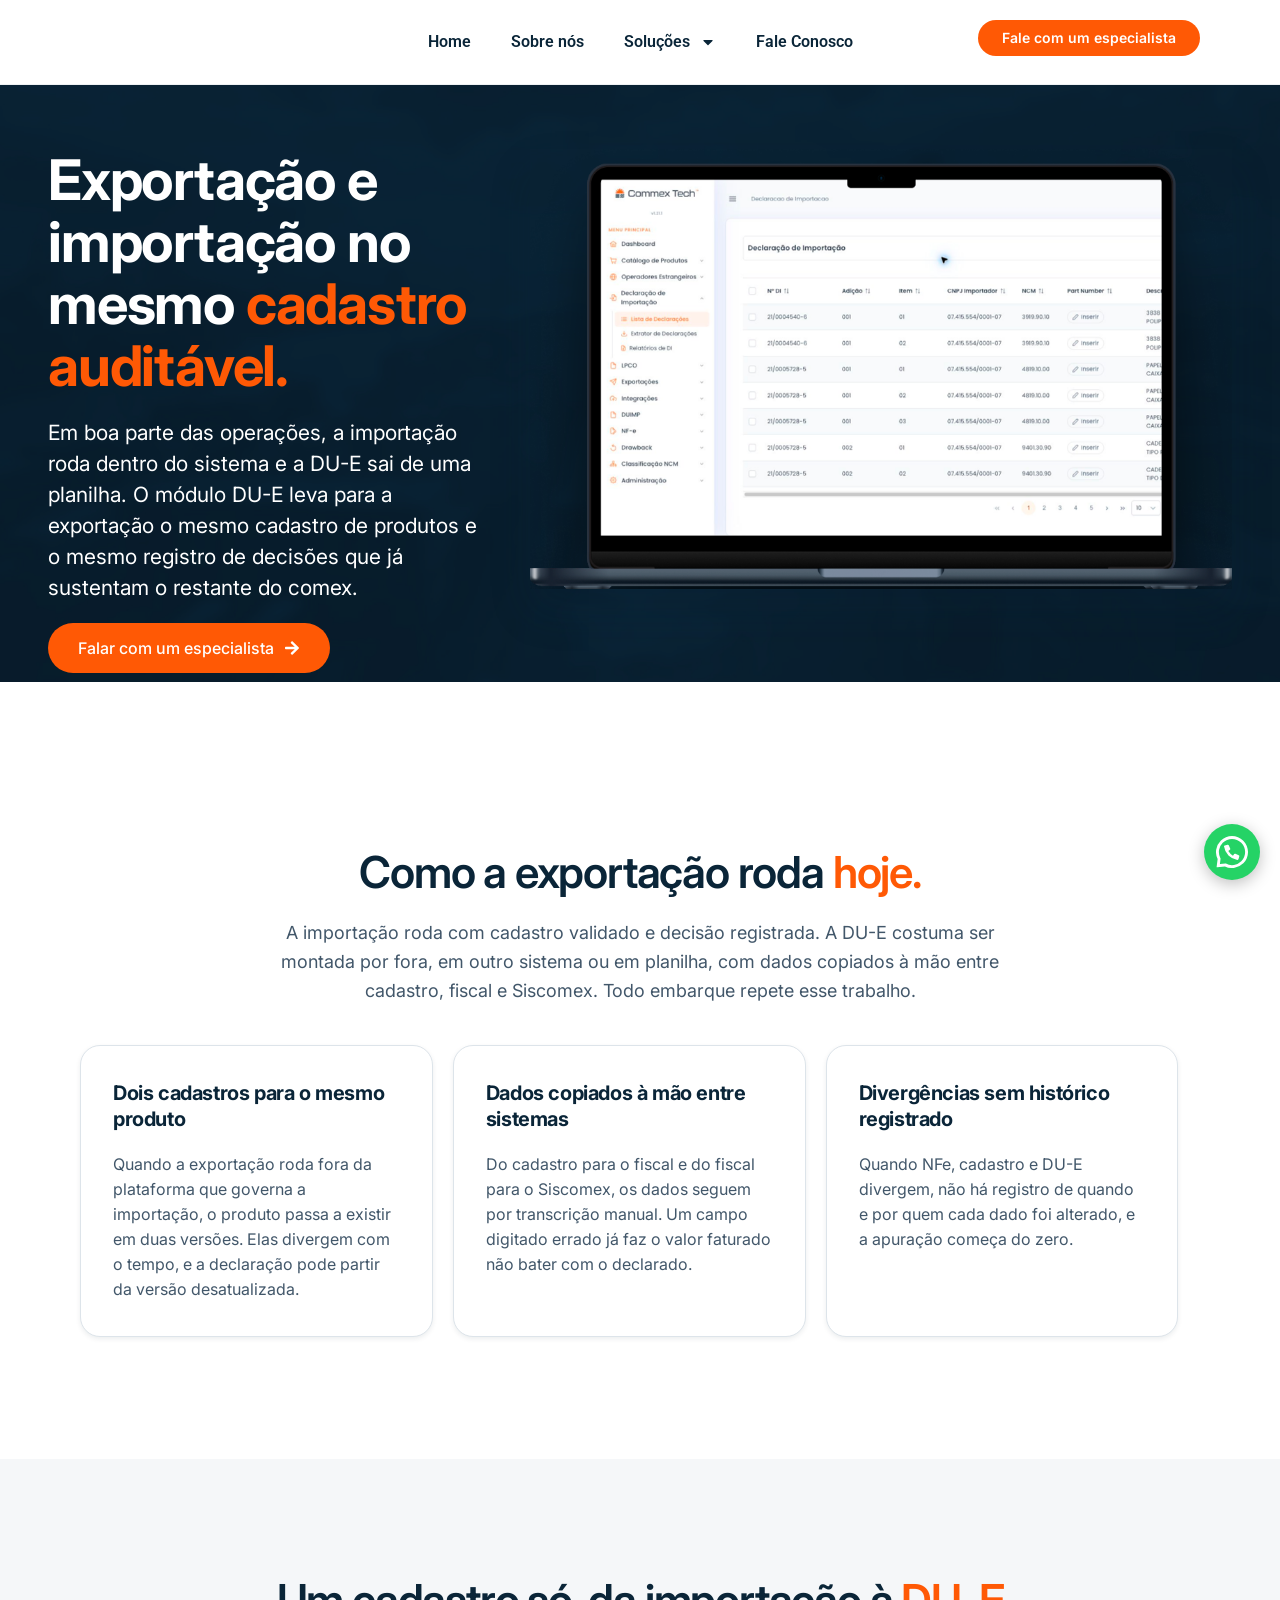
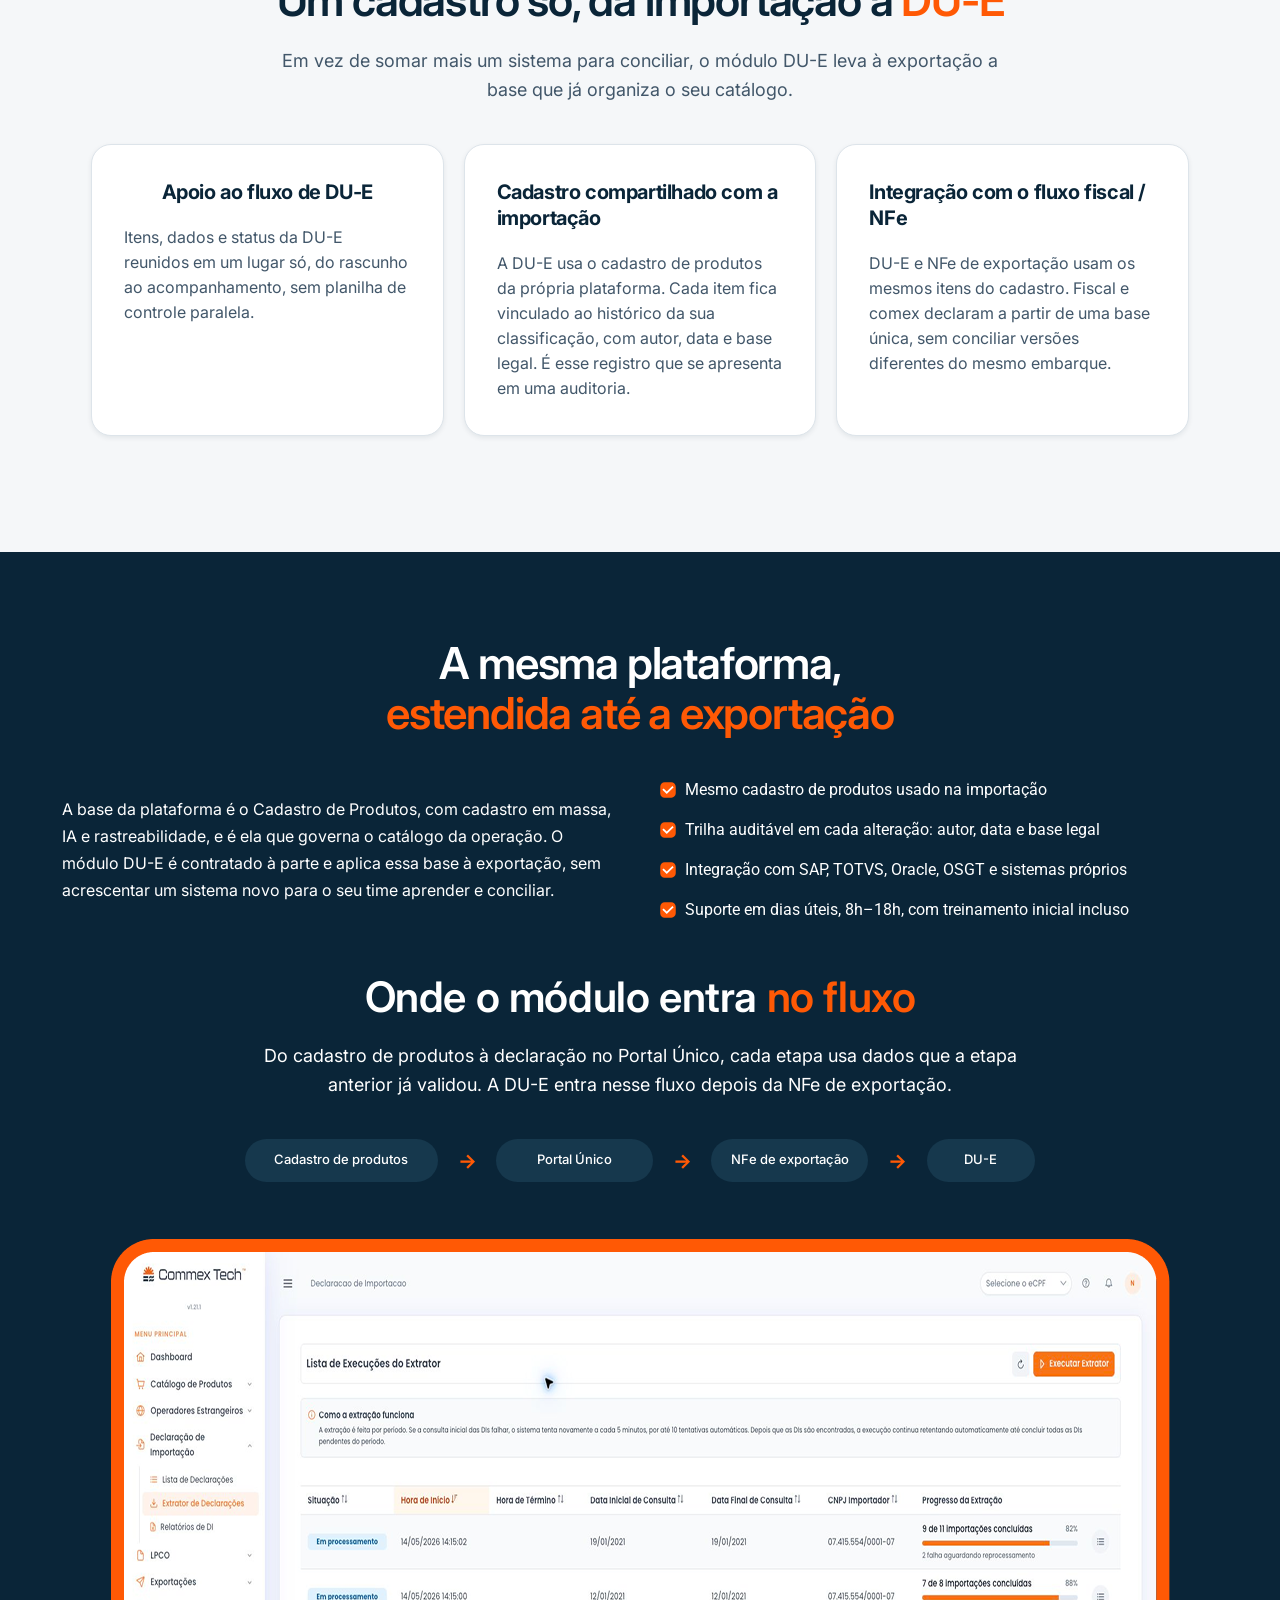
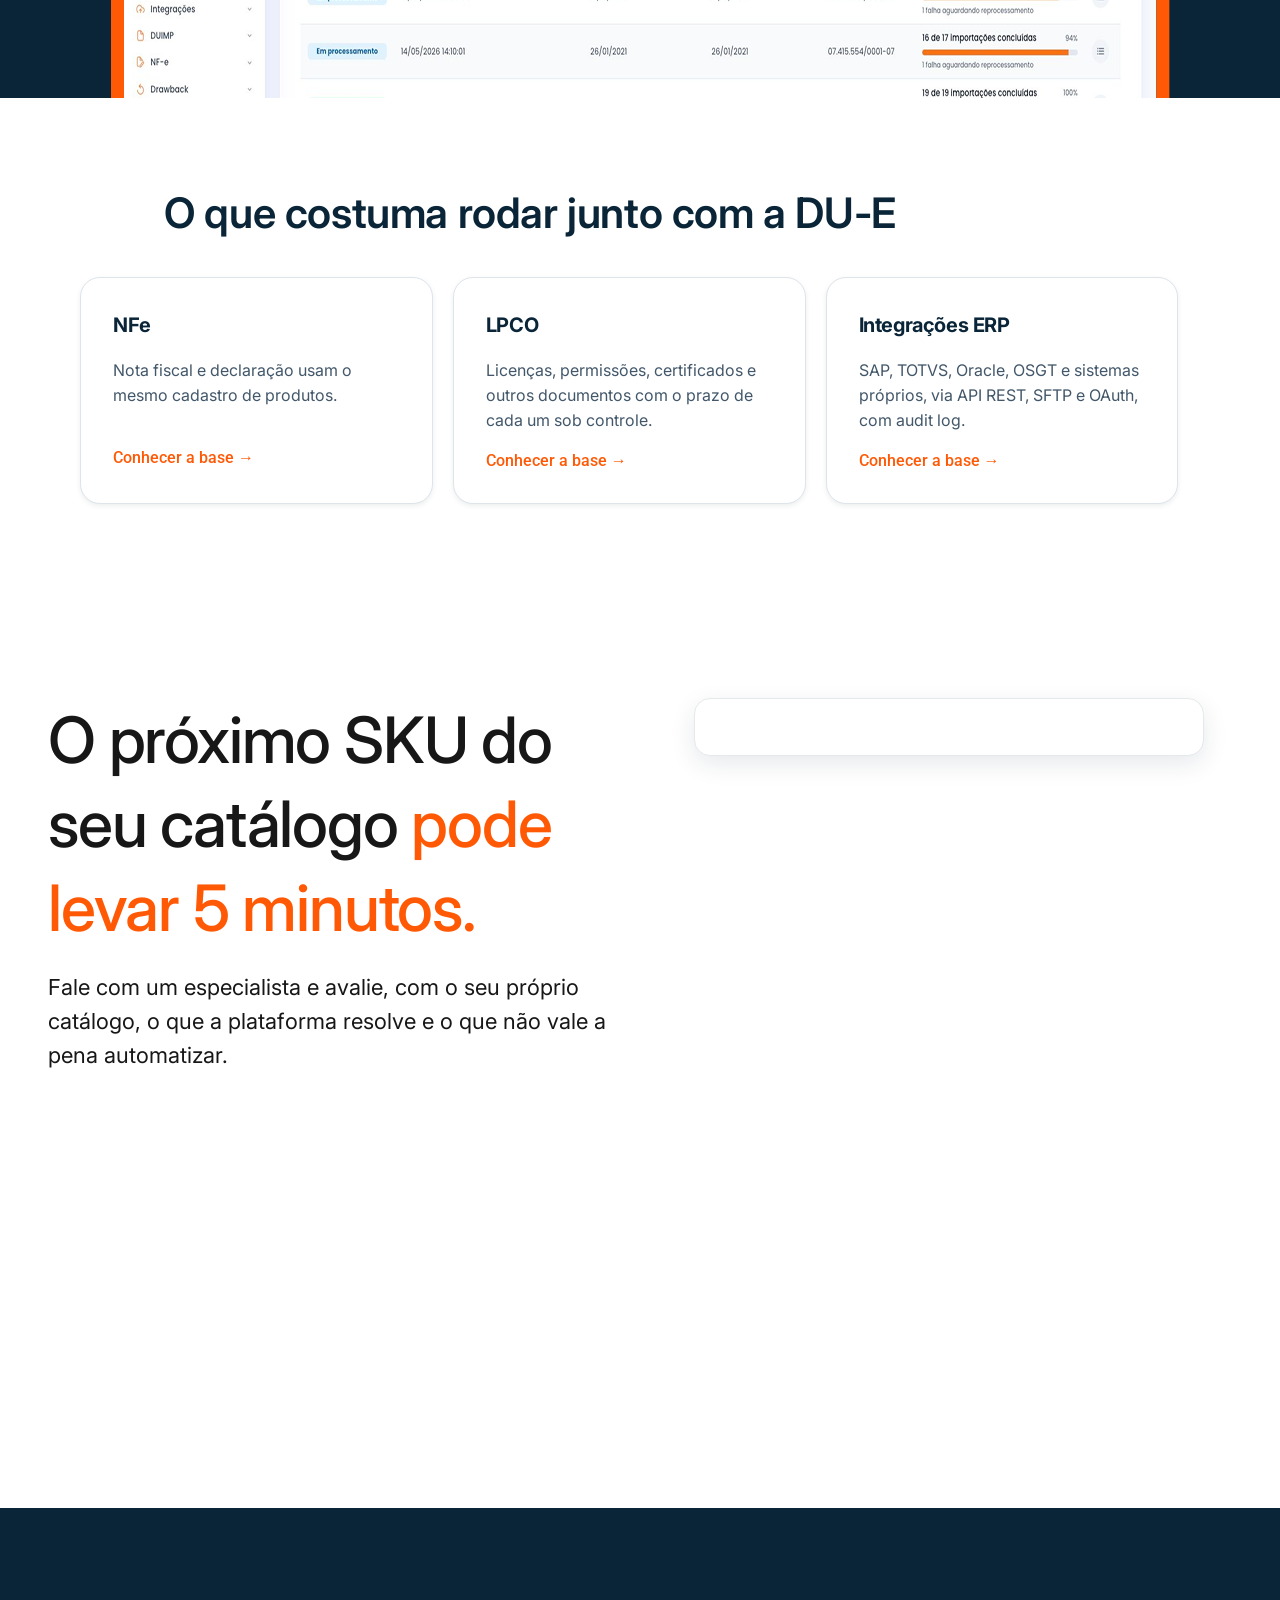
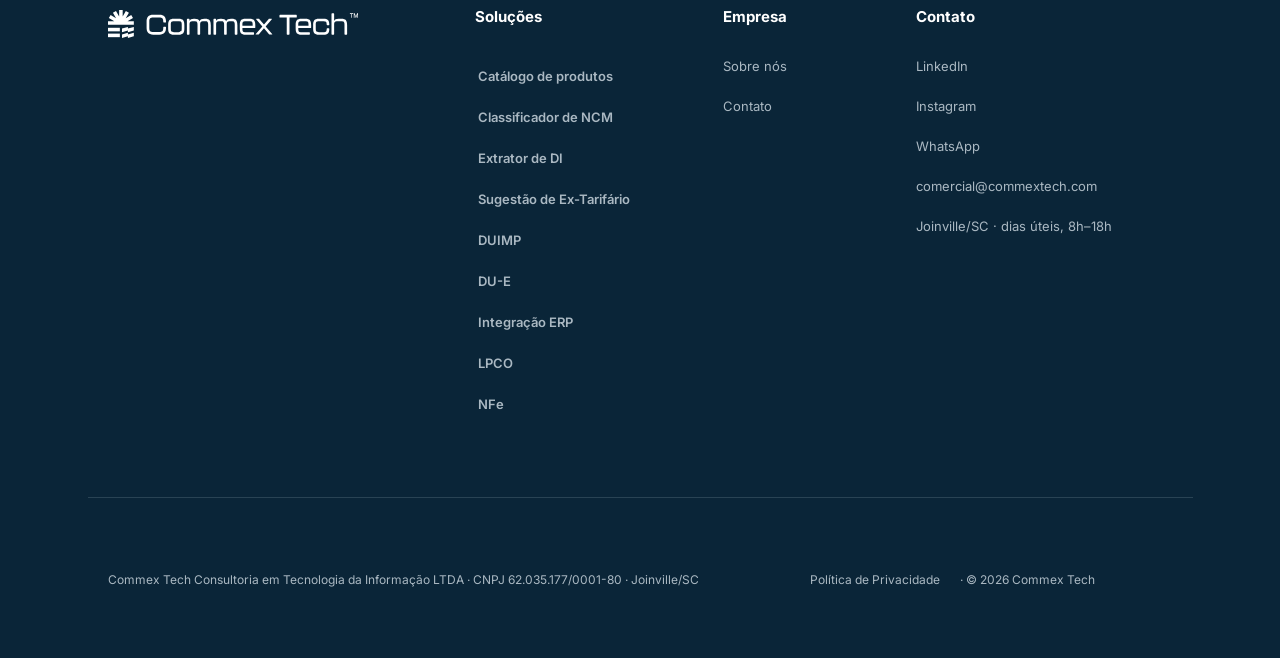
<file: du-e.html>
<!doctype html>
<html lang="pt-BR">
<head>
	<meta charset="UTF-8">
	<meta name="viewport" content="width=device-width, initial-scale=1">
	<title>DU-E — Commex Tech</title>
<meta name="description" content="Dados do ERP direto para a DU-E, com o histórico de cada envio registrado.">
<style id="wp-img-auto-sizes-contain-inline-css">
img:is([sizes=auto i],[sizes^="auto," i]){contain-intrinsic-size:3000px 1500px}
/*# sourceURL=wp-img-auto-sizes-contain-inline-css */
</style>
<style id="global-styles-inline-css">
:root{--wp--preset--aspect-ratio--square: 1;--wp--preset--aspect-ratio--4-3: 4/3;--wp--preset--aspect-ratio--3-4: 3/4;--wp--preset--aspect-ratio--3-2: 3/2;--wp--preset--aspect-ratio--2-3: 2/3;--wp--preset--aspect-ratio--16-9: 16/9;--wp--preset--aspect-ratio--9-16: 9/16;--wp--preset--color--black: #000000;--wp--preset--color--cyan-bluish-gray: #abb8c3;--wp--preset--color--white: #ffffff;--wp--preset--color--pale-pink: #f78da7;--wp--preset--color--vivid-red: #cf2e2e;--wp--preset--color--luminous-vivid-orange: #ff6900;--wp--preset--color--luminous-vivid-amber: #fcb900;--wp--preset--color--light-green-cyan: #7bdcb5;--wp--preset--color--vivid-green-cyan: #00d084;--wp--preset--color--pale-cyan-blue: #8ed1fc;--wp--preset--color--vivid-cyan-blue: #0693e3;--wp--preset--color--vivid-purple: #9b51e0;--wp--preset--gradient--vivid-cyan-blue-to-vivid-purple: linear-gradient(135deg,rgb(6,147,227) 0%,rgb(155,81,224) 100%);--wp--preset--gradient--light-green-cyan-to-vivid-green-cyan: linear-gradient(135deg,rgb(122,220,180) 0%,rgb(0,208,130) 100%);--wp--preset--gradient--luminous-vivid-amber-to-luminous-vivid-orange: linear-gradient(135deg,rgb(252,185,0) 0%,rgb(255,105,0) 100%);--wp--preset--gradient--luminous-vivid-orange-to-vivid-red: linear-gradient(135deg,rgb(255,105,0) 0%,rgb(207,46,46) 100%);--wp--preset--gradient--very-light-gray-to-cyan-bluish-gray: linear-gradient(135deg,rgb(238,238,238) 0%,rgb(169,184,195) 100%);--wp--preset--gradient--cool-to-warm-spectrum: linear-gradient(135deg,rgb(74,234,220) 0%,rgb(151,120,209) 20%,rgb(207,42,186) 40%,rgb(238,44,130) 60%,rgb(251,105,98) 80%,rgb(254,248,76) 100%);--wp--preset--gradient--blush-light-purple: linear-gradient(135deg,rgb(255,206,236) 0%,rgb(152,150,240) 100%);--wp--preset--gradient--blush-bordeaux: linear-gradient(135deg,rgb(254,205,165) 0%,rgb(254,45,45) 50%,rgb(107,0,62) 100%);--wp--preset--gradient--luminous-dusk: linear-gradient(135deg,rgb(255,203,112) 0%,rgb(199,81,192) 50%,rgb(65,88,208) 100%);--wp--preset--gradient--pale-ocean: linear-gradient(135deg,rgb(255,245,203) 0%,rgb(182,227,212) 50%,rgb(51,167,181) 100%);--wp--preset--gradient--electric-grass: linear-gradient(135deg,rgb(202,248,128) 0%,rgb(113,206,126) 100%);--wp--preset--gradient--midnight: linear-gradient(135deg,rgb(2,3,129) 0%,rgb(40,116,252) 100%);--wp--preset--font-size--small: 13px;--wp--preset--font-size--medium: 20px;--wp--preset--font-size--large: 36px;--wp--preset--font-size--x-large: 42px;--wp--preset--spacing--20: 0.44rem;--wp--preset--spacing--30: 0.67rem;--wp--preset--spacing--40: 1rem;--wp--preset--spacing--50: 1.5rem;--wp--preset--spacing--60: 2.25rem;--wp--preset--spacing--70: 3.38rem;--wp--preset--spacing--80: 5.06rem;--wp--preset--shadow--natural: 6px 6px 9px rgba(0, 0, 0, 0.2);--wp--preset--shadow--deep: 12px 12px 50px rgba(0, 0, 0, 0.4);--wp--preset--shadow--sharp: 6px 6px 0px rgba(0, 0, 0, 0.2);--wp--preset--shadow--outlined: 6px 6px 0px -3px rgb(255, 255, 255), 6px 6px rgb(0, 0, 0);--wp--preset--shadow--crisp: 6px 6px 0px rgb(0, 0, 0);}.wp-block-button{--wp--preset--dimension--25: 25%;--wp--preset--dimension--50: 50%;--wp--preset--dimension--75: 75%;--wp--preset--dimension--100: 100%;}:root { --wp--style--global--content-size: 800px;--wp--style--global--wide-size: 1200px; }:where(body) { margin: 0; }.wp-site-blocks > .alignleft { float: left; margin-right: 2em; }.wp-site-blocks > .alignright { float: right; margin-left: 2em; }.wp-site-blocks > .aligncenter { justify-content: center; margin-left: auto; margin-right: auto; }:where(.wp-site-blocks) > * { margin-block-start: 24px; margin-block-end: 0; }:where(.wp-site-blocks) > :first-child { margin-block-start: 0; }:where(.wp-site-blocks) > :last-child { margin-block-end: 0; }:root { --wp--style--block-gap: 24px; }:root :where(.is-layout-flow) > :first-child{margin-block-start: 0;}:root :where(.is-layout-flow) > :last-child{margin-block-end: 0;}:root :where(.is-layout-flow) > *{margin-block-start: 24px;margin-block-end: 0;}:root :where(.is-layout-constrained) > :first-child{margin-block-start: 0;}:root :where(.is-layout-constrained) > :last-child{margin-block-end: 0;}:root :where(.is-layout-constrained) > *{margin-block-start: 24px;margin-block-end: 0;}:root :where(.is-layout-flex){gap: 24px;}:root :where(.is-layout-grid){gap: 24px;}.is-layout-flow > .alignleft{float: left;margin-inline-start: 0;margin-inline-end: 2em;}.is-layout-flow > .alignright{float: right;margin-inline-start: 2em;margin-inline-end: 0;}.is-layout-flow > .aligncenter{margin-left: auto !important;margin-right: auto !important;}.is-layout-constrained > .alignleft{float: left;margin-inline-start: 0;margin-inline-end: 2em;}.is-layout-constrained > .alignright{float: right;margin-inline-start: 2em;margin-inline-end: 0;}.is-layout-constrained > .aligncenter{margin-left: auto !important;margin-right: auto !important;}.is-layout-constrained > :where(:not(.alignleft):not(.alignright):not(.alignfull)){max-width: var(--wp--style--global--content-size);margin-left: auto !important;margin-right: auto !important;}.is-layout-constrained > .alignwide{max-width: var(--wp--style--global--wide-size);}body .is-layout-flex{display: flex;}.is-layout-flex{flex-wrap: wrap;align-items: center;}.is-layout-flex > :is(*, div){margin: 0;}body .is-layout-grid{display: grid;}.is-layout-grid > :is(*, div){margin: 0;}body{padding-top: 0px;padding-right: 0px;padding-bottom: 0px;padding-left: 0px;}:root :where(.wp-element-button, .wp-block-button__link){background-color: #32373c;border-width: 0;color: #fff;font-family: inherit;font-size: inherit;font-style: inherit;font-weight: inherit;letter-spacing: inherit;line-height: inherit;padding-top: calc(0.667em + 2px);padding-right: calc(1.333em + 2px);padding-bottom: calc(0.667em + 2px);padding-left: calc(1.333em + 2px);text-decoration: none;text-transform: inherit;}.has-black-color{color: var(--wp--preset--color--black) !important;}.has-cyan-bluish-gray-color{color: var(--wp--preset--color--cyan-bluish-gray) !important;}.has-white-color{color: var(--wp--preset--color--white) !important;}.has-pale-pink-color{color: var(--wp--preset--color--pale-pink) !important;}.has-vivid-red-color{color: var(--wp--preset--color--vivid-red) !important;}.has-luminous-vivid-orange-color{color: var(--wp--preset--color--luminous-vivid-orange) !important;}.has-luminous-vivid-amber-color{color: var(--wp--preset--color--luminous-vivid-amber) !important;}.has-light-green-cyan-color{color: var(--wp--preset--color--light-green-cyan) !important;}.has-vivid-green-cyan-color{color: var(--wp--preset--color--vivid-green-cyan) !important;}.has-pale-cyan-blue-color{color: var(--wp--preset--color--pale-cyan-blue) !important;}.has-vivid-cyan-blue-color{color: var(--wp--preset--color--vivid-cyan-blue) !important;}.has-vivid-purple-color{color: var(--wp--preset--color--vivid-purple) !important;}.has-black-background-color{background-color: var(--wp--preset--color--black) !important;}.has-cyan-bluish-gray-background-color{background-color: var(--wp--preset--color--cyan-bluish-gray) !important;}.has-white-background-color{background-color: var(--wp--preset--color--white) !important;}.has-pale-pink-background-color{background-color: var(--wp--preset--color--pale-pink) !important;}.has-vivid-red-background-color{background-color: var(--wp--preset--color--vivid-red) !important;}.has-luminous-vivid-orange-background-color{background-color: var(--wp--preset--color--luminous-vivid-orange) !important;}.has-luminous-vivid-amber-background-color{background-color: var(--wp--preset--color--luminous-vivid-amber) !important;}.has-light-green-cyan-background-color{background-color: var(--wp--preset--color--light-green-cyan) !important;}.has-vivid-green-cyan-background-color{background-color: var(--wp--preset--color--vivid-green-cyan) !important;}.has-pale-cyan-blue-background-color{background-color: var(--wp--preset--color--pale-cyan-blue) !important;}.has-vivid-cyan-blue-background-color{background-color: var(--wp--preset--color--vivid-cyan-blue) !important;}.has-vivid-purple-background-color{background-color: var(--wp--preset--color--vivid-purple) !important;}.has-black-border-color{border-color: var(--wp--preset--color--black) !important;}.has-cyan-bluish-gray-border-color{border-color: var(--wp--preset--color--cyan-bluish-gray) !important;}.has-white-border-color{border-color: var(--wp--preset--color--white) !important;}.has-pale-pink-border-color{border-color: var(--wp--preset--color--pale-pink) !important;}.has-vivid-red-border-color{border-color: var(--wp--preset--color--vivid-red) !important;}.has-luminous-vivid-orange-border-color{border-color: var(--wp--preset--color--luminous-vivid-orange) !important;}.has-luminous-vivid-amber-border-color{border-color: var(--wp--preset--color--luminous-vivid-amber) !important;}.has-light-green-cyan-border-color{border-color: var(--wp--preset--color--light-green-cyan) !important;}.has-vivid-green-cyan-border-color{border-color: var(--wp--preset--color--vivid-green-cyan) !important;}.has-pale-cyan-blue-border-color{border-color: var(--wp--preset--color--pale-cyan-blue) !important;}.has-vivid-cyan-blue-border-color{border-color: var(--wp--preset--color--vivid-cyan-blue) !important;}.has-vivid-purple-border-color{border-color: var(--wp--preset--color--vivid-purple) !important;}.has-vivid-cyan-blue-to-vivid-purple-gradient-background{background: var(--wp--preset--gradient--vivid-cyan-blue-to-vivid-purple) !important;}.has-light-green-cyan-to-vivid-green-cyan-gradient-background{background: var(--wp--preset--gradient--light-green-cyan-to-vivid-green-cyan) !important;}.has-luminous-vivid-amber-to-luminous-vivid-orange-gradient-background{background: var(--wp--preset--gradient--luminous-vivid-amber-to-luminous-vivid-orange) !important;}.has-luminous-vivid-orange-to-vivid-red-gradient-background{background: var(--wp--preset--gradient--luminous-vivid-orange-to-vivid-red) !important;}.has-very-light-gray-to-cyan-bluish-gray-gradient-background{background: var(--wp--preset--gradient--very-light-gray-to-cyan-bluish-gray) !important;}.has-cool-to-warm-spectrum-gradient-background{background: var(--wp--preset--gradient--cool-to-warm-spectrum) !important;}.has-blush-light-purple-gradient-background{background: var(--wp--preset--gradient--blush-light-purple) !important;}.has-blush-bordeaux-gradient-background{background: var(--wp--preset--gradient--blush-bordeaux) !important;}.has-luminous-dusk-gradient-background{background: var(--wp--preset--gradient--luminous-dusk) !important;}.has-pale-ocean-gradient-background{background: var(--wp--preset--gradient--pale-ocean) !important;}.has-electric-grass-gradient-background{background: var(--wp--preset--gradient--electric-grass) !important;}.has-midnight-gradient-background{background: var(--wp--preset--gradient--midnight) !important;}.has-small-font-size{font-size: var(--wp--preset--font-size--small) !important;}.has-medium-font-size{font-size: var(--wp--preset--font-size--medium) !important;}.has-large-font-size{font-size: var(--wp--preset--font-size--large) !important;}.has-x-large-font-size{font-size: var(--wp--preset--font-size--x-large) !important;}
:root :where(.wp-block-icon svg){width: 24px;}
:root :where(.wp-block-pullquote){font-size: 1.5em;line-height: 1.6;}
/*# sourceURL=global-styles-inline-css */
</style>
<link rel='stylesheet' id='hello-elementor-css' href='assets/css/hello-reset.css' media='all' />
<link rel='stylesheet' id='hello-elementor-theme-style-css' href='assets/css/hello-theme.css' media='all' />
<link rel='stylesheet' id='hello-elementor-header-footer-css' href='assets/css/hello-header-footer.css' media='all' />
<link rel='stylesheet' id='elementor-frontend-css' href='assets/css/elementor-frontend.min.css' media='all' />
<style id="elementor-frontend-inline-css">
.e-heading-base a, .e-paragraph-base a { all: unset; cursor: pointer; }form[data-element_type="e-form"].form-state-success [data-element_type="e-form-success-message"],form[data-element_type="e-form"].form-state-error [data-element_type="e-form-error-message"]{ display: block; }
.e-form-textarea-base:not([data-resizable]) { resize: none; } .e-form-submit-button-base { cursor: pointer; box-sizing: border-box; }
/*# sourceURL=elementor-frontend-inline-css */
</style>
<link rel='stylesheet' id='elementor-post-16-css' href='assets/css/post-16.css' media='all' />
<link rel='stylesheet' id='widget-image-css' href='assets/css/elementor-widget-image.min.css' media='all' />
<link rel='stylesheet' id='widget-nav-menu-css' href='assets/css/pro-widget-nav-menu.min.css' media='all' />
<link rel='stylesheet' id='e-sticky-css' href='assets/css/pro-sticky.min.css' media='all' />
<link rel='stylesheet' id='widget-heading-css' href='assets/css/elementor-widget-heading.min.css' media='all' />
<link rel='stylesheet' id='widget-divider-css' href='assets/css/elementor-widget-divider.min.css' media='all' />
<link rel='stylesheet' id='widget-icon-list-css' href='assets/css/elementor-widget-icon-list.min.css' media='all' />
<link rel='stylesheet' id='elementor-post-146-css' href='assets/css/post-146.css' media='all' />
<link rel='stylesheet' id='base-desktop-css' href='assets/css/base-desktop.css' media='all' />
<link rel='stylesheet' id='base-mobile-css' href='assets/css/base-mobile.css' media='(max-width:767px)' />
<link rel='stylesheet' id='elementor-post-261-css' href='assets/css/post-261.css' media='all' />
<link rel='stylesheet' id='elementor-post-288-css' href='assets/css/post-288.css' media='all' />
<link rel='stylesheet' id='elementor-gf-roboto-css' href='https://fonts.googleapis.com/css?family=Roboto:100,100italic,200,200italic,300,300italic,400,400italic,500,500italic,600,600italic,700,700italic,800,800italic,900,900italic&#038;display=auto' media='all' />
<link rel='stylesheet' id='elementor-gf-robotoslab-css' href='https://fonts.googleapis.com/css?family=Roboto+Slab:100,100italic,200,200italic,300,300italic,400,400italic,500,500italic,600,600italic,700,700italic,800,800italic,900,900italic&#038;display=auto' media='all' />
<link rel='stylesheet' id='elementor-gf-inter-css' href='https://fonts.googleapis.com/css?family=Inter:100,100italic,200,200italic,300,300italic,400,400italic,500,500italic,600,600italic,700,700italic,800,800italic,900,900italic&#038;display=auto' media='all' />
<script id="jquery-core-js" src="assets/js/jquery.min.js"></script>
<script id="jquery-migrate-js" src="assets/js/jquery-migrate.min.js"></script>
			<style>
				.e-con.e-parent:nth-of-type(n+4):not(.e-lazyloaded):not(.e-no-lazyload),
				.e-con.e-parent:nth-of-type(n+4):not(.e-lazyloaded):not(.e-no-lazyload) * {
					background-image: none !important;
				}
				@media screen and (max-height: 1024px) {
					.e-con.e-parent:nth-of-type(n+3):not(.e-lazyloaded):not(.e-no-lazyload),
					.e-con.e-parent:nth-of-type(n+3):not(.e-lazyloaded):not(.e-no-lazyload) * {
						background-image: none !important;
					}
				}
				@media screen and (max-height: 640px) {
					.e-con.e-parent:nth-of-type(n+2):not(.e-lazyloaded):not(.e-no-lazyload),
					.e-con.e-parent:nth-of-type(n+2):not(.e-lazyloaded):not(.e-no-lazyload) * {
						background-image: none !important;
					}
				}
			</style>
			<link rel="icon" href="assets/img/cropped-FAVICON-32x32.png" sizes="32x32" />
<link rel="icon" href="assets/img/cropped-FAVICON-192x192.png" sizes="192x192" />
<link rel="apple-touch-icon" href="assets/img/cropped-FAVICON-180x180.png" />
<meta name="msapplication-TileImage" content="assets/img/cropped-FAVICON-270x270.png" />
</head>
<body class="wp-singular page-template page-template-elementor_header_footer page page-id-146 wp-custom-logo wp-embed-responsive wp-theme-hello-elementor hello-elementor-default elementor-default elementor-template-full-width elementor-kit-16 elementor-page elementor-page-146">

<a class="skip-link screen-reader-text" href="#content">Ir para o conteúdo</a>

		<header data-elementor-type="header" data-elementor-id="261" class="elementor elementor-261 elementor-location-header" data-elementor-post-type="elementor_library">
			<header class="elementor-element elementor-element-4142ab73 e-flex e-con-boxed e-con e-parent" data-id="4142ab73" data-element_type="container" data-e-type="container" data-settings="{&quot;background_background&quot;:&quot;classic&quot;,&quot;sticky&quot;:&quot;top&quot;,&quot;sticky_on&quot;:[&quot;desktop&quot;,&quot;tablet&quot;,&quot;mobile&quot;],&quot;sticky_offset&quot;:0,&quot;sticky_effects_offset&quot;:0,&quot;sticky_anchor_link_offset&quot;:0}">
					<div class="e-con-inner">
		<div class="elementor-element elementor-element-62e94775 e-con-full e-flex e-con e-child" data-id="62e94775" data-element_type="container" data-e-type="container">
		<div class="elementor-element elementor-element-63793621 e-con-full e-flex e-con e-child" data-id="63793621" data-element_type="container" data-e-type="container">
				<div class="elementor-element elementor-element-28edce0b elementor-widget elementor-widget-image" data-id="28edce0b" data-element_type="widget" data-e-type="widget" data-widget_type="image.default">
															<img width="305" height="34" src="assets/img/Commex-Tech.svg" class="attachment-full size-full wp-image-263" alt="" />															</div>
				</div>
		<div class="elementor-element elementor-element-7af0783a e-con-full e-flex e-con e-child" data-id="7af0783a" data-element_type="container" data-e-type="container">
				<div class="elementor-element elementor-element-230fde95 elementor-nav-menu__align-center elementor-nav-menu--stretch elementor-nav-menu--dropdown-tablet elementor-nav-menu__text-align-aside elementor-nav-menu--toggle elementor-nav-menu--burger elementor-widget elementor-widget-nav-menu" data-id="230fde95" data-element_type="widget" data-e-type="widget" data-settings="{&quot;full_width&quot;:&quot;stretch&quot;,&quot;layout&quot;:&quot;horizontal&quot;,&quot;submenu_icon&quot;:{&quot;value&quot;:&quot;&lt;svg aria-hidden=\&quot;true\&quot; class=\&quot;e-font-icon-svg e-fas-caret-down\&quot; viewBox=\&quot;0 0 320 512\&quot; xmlns=\&quot;http:\/\/www.w3.org\/2000\/svg\&quot;&gt;&lt;path d=\&quot;M31.3 192h257.3c17.8 0 26.7 21.5 14.1 34.1L174.1 354.8c-7.8 7.8-20.5 7.8-28.3 0L17.2 226.1C4.6 213.5 13.5 192 31.3 192z\&quot;&gt;&lt;\/path&gt;&lt;\/svg&gt;&quot;,&quot;library&quot;:&quot;fa-solid&quot;},&quot;toggle&quot;:&quot;burger&quot;}" data-widget_type="nav-menu.default">
								<nav aria-label="Menu" class="elementor-nav-menu--main elementor-nav-menu__container elementor-nav-menu--layout-horizontal e--pointer-underline e--animation-fade">
				<ul id="menu-1-230fde95" class="elementor-nav-menu"><li class="menu-item menu-item-type-post_type menu-item-object-page menu-item-home menu-item-265"><a href="index.html" class="elementor-item">Home</a></li>
<li class="menu-item menu-item-type-post_type menu-item-object-page menu-item-266"><a href="sobre.html" class="elementor-item">Sobre nós</a></li>
<li class="menu-item menu-item-type-custom menu-item-object-custom current-menu-ancestor current-menu-parent menu-item-has-children menu-item-267"><a class="elementor-item">Soluções</a>
<ul class="sub-menu elementor-nav-menu--dropdown">
	<li class="menu-item menu-item-type-post_type menu-item-object-page menu-item-270"><a href="cadastro-de-produtos.html" class="elementor-sub-item">Catálogo de produtos</a></li>
	<li class="menu-item menu-item-type-post_type menu-item-object-page menu-item-274"><a href="ncm.html" class="elementor-sub-item">Classificador de NCM</a></li>
	<li class="menu-item menu-item-type-post_type menu-item-object-page menu-item-901"><a href="extrator-di.html" class="elementor-sub-item">Extrator de DI</a></li>
	<li class="menu-item menu-item-type-post_type menu-item-object-page menu-item-902"><a href="ex-tarifario.html" class="elementor-sub-item">Sugestão de Ex-Tarifário</a></li>
	<li class="menu-item menu-item-type-post_type menu-item-object-page menu-item-273"><a href="duimp.html" class="elementor-sub-item">DUIMP</a></li>
	<li class="menu-item menu-item-type-post_type menu-item-object-page current-menu-item page_item page-item-146 current_page_item menu-item-272"><a href="du-e.html" aria-current="page" class="elementor-sub-item elementor-item-active">DU-E</a></li>
	<li class="menu-item menu-item-type-post_type menu-item-object-page menu-item-271"><a href="integracoes.html" class="elementor-sub-item">Integração ERP</a></li>
	<li class="menu-item menu-item-type-post_type menu-item-object-page menu-item-269"><a href="lpco.html" class="elementor-sub-item">LPCO</a></li>
	<li class="menu-item menu-item-type-post_type menu-item-object-page menu-item-268"><a href="nfe.html" class="elementor-sub-item">NFe</a></li>
</ul>
</li>
<li class="menu-item menu-item-type-post_type menu-item-object-page menu-item-281"><a href="contato.html" class="elementor-item">Fale Conosco</a></li>
</ul>			</nav>
					<div class="elementor-menu-toggle" role="button" tabindex="0" aria-label="Menu Toggle" aria-expanded="false">
			<svg aria-hidden="true" role="presentation" class="elementor-menu-toggle__icon--open e-font-icon-svg e-eicon-menu-bar" viewBox="0 0 1000 1000" xmlns="http://www.w3.org/2000/svg"><path d="M104 333H896C929 333 958 304 958 271S929 208 896 208H104C71 208 42 237 42 271S71 333 104 333ZM104 583H896C929 583 958 554 958 521S929 458 896 458H104C71 458 42 487 42 521S71 583 104 583ZM104 833H896C929 833 958 804 958 771S929 708 896 708H104C71 708 42 737 42 771S71 833 104 833Z"></path></svg><svg aria-hidden="true" role="presentation" class="elementor-menu-toggle__icon--close e-font-icon-svg e-eicon-close" viewBox="0 0 1000 1000" xmlns="http://www.w3.org/2000/svg"><path d="M742 167L500 408 258 167C246 154 233 150 217 150 196 150 179 158 167 167 154 179 150 196 150 212 150 229 154 242 171 254L408 500 167 742C138 771 138 800 167 829 196 858 225 858 254 829L496 587 738 829C750 842 767 846 783 846 800 846 817 842 829 829 842 817 846 804 846 783 846 767 842 750 829 737L588 500 833 258C863 229 863 200 833 171 804 137 775 137 742 167Z"></path></svg>		</div>
					<nav class="elementor-nav-menu--dropdown elementor-nav-menu__container" aria-hidden="true">
				<ul id="menu-2-230fde95" class="elementor-nav-menu"><li class="menu-item menu-item-type-post_type menu-item-object-page menu-item-home menu-item-265"><a href="index.html" class="elementor-item" tabindex="-1">Home</a></li>
<li class="menu-item menu-item-type-post_type menu-item-object-page menu-item-266"><a href="sobre.html" class="elementor-item" tabindex="-1">Sobre nós</a></li>
<li class="menu-item menu-item-type-custom menu-item-object-custom current-menu-ancestor current-menu-parent menu-item-has-children menu-item-267"><a class="elementor-item" tabindex="-1">Soluções</a>
<ul class="sub-menu elementor-nav-menu--dropdown">
	<li class="menu-item menu-item-type-post_type menu-item-object-page menu-item-270"><a href="cadastro-de-produtos.html" class="elementor-sub-item" tabindex="-1">Catálogo de produtos</a></li>
	<li class="menu-item menu-item-type-post_type menu-item-object-page menu-item-274"><a href="ncm.html" class="elementor-sub-item" tabindex="-1">Classificador de NCM</a></li>
	<li class="menu-item menu-item-type-post_type menu-item-object-page menu-item-901"><a href="extrator-di.html" class="elementor-sub-item" tabindex="-1">Extrator de DI</a></li>
	<li class="menu-item menu-item-type-post_type menu-item-object-page menu-item-902"><a href="ex-tarifario.html" class="elementor-sub-item" tabindex="-1">Sugestão de Ex-Tarifário</a></li>
	<li class="menu-item menu-item-type-post_type menu-item-object-page menu-item-273"><a href="duimp.html" class="elementor-sub-item" tabindex="-1">DUIMP</a></li>
	<li class="menu-item menu-item-type-post_type menu-item-object-page current-menu-item page_item page-item-146 current_page_item menu-item-272"><a href="du-e.html" aria-current="page" class="elementor-sub-item elementor-item-active" tabindex="-1">DU-E</a></li>
	<li class="menu-item menu-item-type-post_type menu-item-object-page menu-item-271"><a href="integracoes.html" class="elementor-sub-item" tabindex="-1">Integração ERP</a></li>
	<li class="menu-item menu-item-type-post_type menu-item-object-page menu-item-269"><a href="lpco.html" class="elementor-sub-item" tabindex="-1">LPCO</a></li>
	<li class="menu-item menu-item-type-post_type menu-item-object-page menu-item-268"><a href="nfe.html" class="elementor-sub-item" tabindex="-1">NFe</a></li>
</ul>
</li>
<li class="menu-item menu-item-type-post_type menu-item-object-page menu-item-281"><a href="contato.html" class="elementor-item" tabindex="-1">Fale Conosco</a></li>
</ul>			</nav>
						</div>
				</div>
		<div class="elementor-element elementor-element-749b7960 e-con-full e-flex e-con e-child" data-id="749b7960" data-element_type="container" data-e-type="container">
				<div class="elementor-element elementor-element-575684f1 elementor-align-right elementor-tablet-align-right elementor-mobile-align-center elementor-widget__width-auto elementor-widget elementor-widget-button" data-id="575684f1" data-element_type="widget" data-e-type="widget" data-widget_type="button.default">
										<a class="elementor-button elementor-button-link elementor-size-sm" href="https://wa.me/5547999744290?text=Ol%C3%A1%2C%20vim%20do%20site%20da%20Commex%20Tech%20e%20gostaria%20de%20mais%20informa%C3%A7%C3%B5es" target="_blank">
						<span class="elementor-button-content-wrapper">
									<span class="elementor-button-text">Fale com um especialista</span>
					</span>
					</a>
								</div>
				</div>
				</div>
					</div>
				</header>
				</header>
				<div data-elementor-type="wp-page" data-elementor-id="146" class="elementor elementor-146" data-elementor-post-type="page">
				<section class="elementor-element elementor-element-3e0a8a82 e-flex e-con-boxed e-con e-parent" data-id="3e0a8a82" data-element_type="container" data-e-type="container" data-settings="{&quot;background_background&quot;:&quot;classic&quot;}">
					<div class="e-con-inner">
		<div class="elementor-element elementor-element-217b6a44 e-con-full e-flex e-con e-child" data-id="217b6a44" data-element_type="container" data-e-type="container">
		<div class="elementor-element elementor-element-124df422 e-con-full e-flex e-con e-child" data-id="124df422" data-element_type="container" data-e-type="container">
				<div class="elementor-element elementor-element-68657a00 elementor-widget elementor-widget-heading" data-id="68657a00" data-element_type="widget" data-e-type="widget" data-widget_type="heading.default">
					<h1 class="elementor-heading-title elementor-size-default">Exportação e importação no mesmo <span style="color:#FF5905">cadastro auditável.</span></h1>				</div>
				<div class="elementor-element elementor-element-705d9a29 elementor-widget elementor-widget-text-editor" data-id="705d9a29" data-element_type="widget" data-e-type="widget" data-widget_type="text-editor.default">
									Em boa parte das operações, a importação roda dentro do sistema e a DU-E sai de uma planilha. O módulo DU-E leva para a exportação o mesmo cadastro de produtos e o mesmo registro de decisões que já sustentam o restante do comex.								</div>
				<div class="elementor-element elementor-element-4b61f3ef elementor-align-left elementor-tablet-align-center elementor-mobile-align-center elementor-widget elementor-widget-button" data-id="4b61f3ef" data-element_type="widget" data-e-type="widget" data-widget_type="button.default">
										<a class="elementor-button elementor-button-link elementor-size-sm" href="https://wa.me/5547999744290?text=Ol%C3%A1%2C%20vim%20do%20site%20da%20Commex%20Tech%20e%20gostaria%20de%20mais%20informa%C3%A7%C3%B5es" target="_blank">
						<span class="elementor-button-content-wrapper">
						<span class="elementor-button-icon">
				<svg aria-hidden="true" class="e-font-icon-svg e-fas-arrow-right" viewBox="0 0 448 512" xmlns="http://www.w3.org/2000/svg"><path d="M190.5 66.9l22.2-22.2c9.4-9.4 24.6-9.4 33.9 0L441 239c9.4 9.4 9.4 24.6 0 33.9L246.6 467.3c-9.4 9.4-24.6 9.4-33.9 0l-22.2-22.2c-9.5-9.5-9.3-25 .4-34.3L311.4 296H24c-13.3 0-24-10.7-24-24v-32c0-13.3 10.7-24 24-24h287.4L190.9 101.2c-9.8-9.3-10-24.8-.4-34.3z"></path></svg>			</span>
									<span class="elementor-button-text">Falar com um especialista</span>
					</span>
					</a>
								</div>
				</div>
		<div class="elementor-element elementor-element-3ca6efe0 e-con-full e-flex e-con e-child" data-id="3ca6efe0" data-element_type="container" data-e-type="container">
				<div class="elementor-element elementor-element-780d4ba6 elementor-widget elementor-widget-image" data-id="780d4ba6" data-element_type="widget" data-e-type="widget" data-widget_type="image.default">
															<img fetchpriority="high" decoding="async" width="1008" height="632" src="assets/img/DU-e.png" class="attachment-full size-full wp-image-166" alt="" srcset="assets/img/DU-e.png 1008w, assets/img/DU-e-300x188.png 300w, assets/img/DU-e-768x482.png 768w" sizes="(max-width: 1008px) 100vw, 1008px" />															</div>
				</div>
				</div>
					</div>
				</section>
		<section class="elementor-element elementor-element-4d336171 e-flex e-con-boxed e-con e-parent" data-id="4d336171" data-element_type="container" data-e-type="container" data-settings="{&quot;background_background&quot;:&quot;classic&quot;}">
					<div class="e-con-inner">
		<div class="elementor-element elementor-element-65a08c7a e-con-full e-flex e-con e-child" data-id="65a08c7a" data-element_type="container" data-e-type="container">
		<div class="elementor-element elementor-element-5f192ee6 e-con-full e-flex e-con e-child" data-id="5f192ee6" data-element_type="container" data-e-type="container">
				<div class="elementor-element elementor-element-593aec93 elementor-widget__width-initial elementor-widget-tablet__width-inherit elementor-widget-mobile__width-inherit elementor-widget elementor-widget-heading" data-id="593aec93" data-element_type="widget" data-e-type="widget" data-widget_type="heading.default">
					<h2 class="elementor-heading-title elementor-size-default">Como a exportação roda <span style="color:#FF5905">hoje.</span></h2>				</div>
				<div class="elementor-element elementor-element-62855e61 elementor-widget__width-initial elementor-widget-tablet__width-inherit elementor-widget-mobile__width-inherit elementor-widget elementor-widget-text-editor" data-id="62855e61" data-element_type="widget" data-e-type="widget" data-widget_type="text-editor.default">
									A importação roda com cadastro validado e decisão registrada. A DU-E costuma ser<br>montada por fora, em outro sistema ou em planilha, com dados copiados à mão entre<br>cadastro, fiscal e Siscomex. Todo embarque repete esse trabalho.								</div>
				</div>
		<div class="elementor-element elementor-element-701ed2c e-con-full e-flex e-con e-child" data-id="701ed2c" data-element_type="container" data-e-type="container">
		<div class="elementor-element elementor-element-11defa56 e-con-full e-flex e-con e-child" data-id="11defa56" data-element_type="container" data-e-type="container" data-settings="{&quot;background_background&quot;:&quot;classic&quot;}">
				<div class="elementor-element elementor-element-2a6c8590 elementor-widget elementor-widget-heading" data-id="2a6c8590" data-element_type="widget" data-e-type="widget" data-widget_type="heading.default">
					<h3 class="elementor-heading-title elementor-size-default">Dois cadastros para o mesmo produto</h3>				</div>
				<div class="elementor-element elementor-element-5b324fd0 elementor-widget elementor-widget-text-editor" data-id="5b324fd0" data-element_type="widget" data-e-type="widget" data-widget_type="text-editor.default">
									Quando a exportação roda fora da plataforma que governa a importação, o produto passa a existir em duas versões. Elas divergem com o tempo, e a declaração pode partir da versão desatualizada.								</div>
				</div>
		<div class="elementor-element elementor-element-cada8a0 e-con-full e-flex e-con e-child" data-id="cada8a0" data-element_type="container" data-e-type="container" data-settings="{&quot;background_background&quot;:&quot;classic&quot;}">
				<div class="elementor-element elementor-element-7c6c28cf elementor-widget elementor-widget-heading" data-id="7c6c28cf" data-element_type="widget" data-e-type="widget" data-widget_type="heading.default">
					<h3 class="elementor-heading-title elementor-size-default">Dados copiados à mão entre sistemas</h3>				</div>
				<div class="elementor-element elementor-element-87e524 elementor-widget elementor-widget-text-editor" data-id="87e524" data-element_type="widget" data-e-type="widget" data-widget_type="text-editor.default">
									Do cadastro para o fiscal e do fiscal para o Siscomex, os dados seguem por transcrição manual. Um campo digitado errado já faz o valor faturado não bater com o declarado.								</div>
				</div>
		<div class="elementor-element elementor-element-940fc3b e-con-full e-flex e-con e-child" data-id="940fc3b" data-element_type="container" data-e-type="container" data-settings="{&quot;background_background&quot;:&quot;classic&quot;}">
				<div class="elementor-element elementor-element-28b9c4ac elementor-widget elementor-widget-heading" data-id="28b9c4ac" data-element_type="widget" data-e-type="widget" data-widget_type="heading.default">
					<h3 class="elementor-heading-title elementor-size-default">Divergências sem histórico registrado</h3>				</div>
				<div class="elementor-element elementor-element-fe4a9c1 elementor-widget elementor-widget-text-editor" data-id="fe4a9c1" data-element_type="widget" data-e-type="widget" data-widget_type="text-editor.default">
									Quando NFe, cadastro e DU-E divergem, não há registro de quando e por quem cada dado foi alterado, e a apuração começa do zero.								</div>
				</div>
				</div>
				</div>
					</div>
				</section>
		<section class="elementor-element elementor-element-6b19499 e-flex e-con-boxed e-con e-parent" data-id="6b19499" data-element_type="container" data-e-type="container" data-settings="{&quot;background_background&quot;:&quot;classic&quot;}">
					<div class="e-con-inner">
		<div class="elementor-element elementor-element-47c22e9 e-con-full e-flex e-con e-child" data-id="47c22e9" data-element_type="container" data-e-type="container">
		<div class="elementor-element elementor-element-74ee39fb e-con-full e-flex e-con e-child" data-id="74ee39fb" data-element_type="container" data-e-type="container">
				<div class="elementor-element elementor-element-567a16e2 elementor-widget__width-initial elementor-widget-tablet__width-inherit elementor-widget-mobile__width-inherit elementor-widget elementor-widget-heading" data-id="567a16e2" data-element_type="widget" data-e-type="widget" data-widget_type="heading.default">
					<h2 class="elementor-heading-title elementor-size-default">Um cadastro só, da importação à <span style="color:#FF5905">DU-E</span></h2>				</div>
				<div class="elementor-element elementor-element-1ba59e84 elementor-widget__width-initial elementor-widget-tablet__width-inherit elementor-widget-mobile__width-inherit elementor-widget elementor-widget-text-editor" data-id="1ba59e84" data-element_type="widget" data-e-type="widget" data-widget_type="text-editor.default">
									Em vez de somar mais um sistema para conciliar, o módulo DU-E leva à exportação a<br>base que já organiza o seu catálogo.								</div>
				</div>
		<div class="elementor-element elementor-element-4251f154 e-con-full e-flex e-con e-child" data-id="4251f154" data-element_type="container" data-e-type="container">
		<div class="elementor-element elementor-element-516011eb e-con-full e-flex e-con e-child" data-id="516011eb" data-element_type="container" data-e-type="container" data-settings="{&quot;background_background&quot;:&quot;classic&quot;}">
				<div class="elementor-element elementor-element-7a406d5d elementor-widget elementor-widget-heading" data-id="7a406d5d" data-element_type="widget" data-e-type="widget" data-widget_type="heading.default">
					<h3 class="elementor-heading-title elementor-size-default">Apoio ao fluxo de DU-E</h3>				</div>
				<div class="elementor-element elementor-element-26589d87 elementor-widget elementor-widget-text-editor" data-id="26589d87" data-element_type="widget" data-e-type="widget" data-widget_type="text-editor.default">
									Itens, dados e status da DU-E reunidos em um lugar só, do rascunho ao acompanhamento, sem planilha de controle paralela.								</div>
				</div>
		<div class="elementor-element elementor-element-1897ccab e-con-full e-flex e-con e-child" data-id="1897ccab" data-element_type="container" data-e-type="container" data-settings="{&quot;background_background&quot;:&quot;classic&quot;}">
				<div class="elementor-element elementor-element-72d02292 elementor-widget elementor-widget-heading" data-id="72d02292" data-element_type="widget" data-e-type="widget" data-widget_type="heading.default">
					<h3 class="elementor-heading-title elementor-size-default">Cadastro compartilhado com a importação</h3>				</div>
				<div class="elementor-element elementor-element-339fdd91 elementor-widget elementor-widget-text-editor" data-id="339fdd91" data-element_type="widget" data-e-type="widget" data-widget_type="text-editor.default">
									A DU-E usa o cadastro de produtos da própria plataforma. Cada item fica vinculado ao histórico da sua classificação, com autor, data e base legal. É esse registro que se apresenta em uma auditoria.								</div>
				</div>
		<div class="elementor-element elementor-element-4e068ce6 e-con-full e-flex e-con e-child" data-id="4e068ce6" data-element_type="container" data-e-type="container" data-settings="{&quot;background_background&quot;:&quot;classic&quot;}">
				<div class="elementor-element elementor-element-2c4f710 elementor-widget elementor-widget-heading" data-id="2c4f710" data-element_type="widget" data-e-type="widget" data-widget_type="heading.default">
					<h3 class="elementor-heading-title elementor-size-default">Integração com o fluxo fiscal / NFe</h3>				</div>
				<div class="elementor-element elementor-element-64ff22b0 elementor-widget elementor-widget-text-editor" data-id="64ff22b0" data-element_type="widget" data-e-type="widget" data-widget_type="text-editor.default">
									DU-E e NFe de exportação usam os mesmos itens do cadastro. Fiscal e comex declaram a partir de uma base única, sem conciliar versões diferentes do mesmo embarque.								</div>
				</div>
				</div>
				</div>
					</div>
				</section>
		<section class="elementor-element elementor-element-64a83f9a e-flex e-con-boxed e-con e-parent" data-id="64a83f9a" data-element_type="container" data-e-type="container" data-settings="{&quot;background_background&quot;:&quot;classic&quot;}">
					<div class="e-con-inner">
		<div class="elementor-element elementor-element-5d71b058 e-con-full e-flex e-con e-child" data-id="5d71b058" data-element_type="container" data-e-type="container">
				<div class="elementor-element elementor-element-106a5a14 elementor-widget__width-initial elementor-widget-tablet__width-inherit elementor-widget-mobile__width-inherit elementor-widget elementor-widget-heading" data-id="106a5a14" data-element_type="widget" data-e-type="widget" data-widget_type="heading.default">
					<h2 class="elementor-heading-title elementor-size-default">A mesma plataforma,<br><span style="color:#FF5905">estendida até a exportação</span></h2>				</div>
		<div class="elementor-element elementor-element-b47823c e-con-full e-flex e-con e-child" data-id="b47823c" data-element_type="container" data-e-type="container">
		<div class="elementor-element elementor-element-28989294 e-con-full e-flex e-con e-child" data-id="28989294" data-element_type="container" data-e-type="container">
				<div class="elementor-element elementor-element-4e001ea0 elementor-widget elementor-widget-text-editor" data-id="4e001ea0" data-element_type="widget" data-e-type="widget" data-widget_type="text-editor.default">
									A base da plataforma é o Cadastro de Produtos, com cadastro em massa, IA e rastreabilidade, e é ela que governa o catálogo da operação. O módulo DU-E é contratado à parte e aplica essa base à exportação, sem acrescentar um sistema novo para o seu time aprender e conciliar.								</div>
				</div>
		<div class="elementor-element elementor-element-692bcded e-con-full e-flex e-con e-child" data-id="692bcded" data-element_type="container" data-e-type="container">
				<div class="elementor-element elementor-element-60c9ee9f elementor-align-start elementor-widget__width-initial elementor-icon-list--layout-traditional elementor-list-item-link-full_width elementor-widget elementor-widget-icon-list" data-id="60c9ee9f" data-element_type="widget" data-e-type="widget" data-widget_type="icon-list.default">
							<ul class="elementor-icon-list-items">
							<li class="elementor-icon-list-item">
											<span class="elementor-icon-list-icon">
							<svg xmlns="http://www.w3.org/2000/svg" id="Camada_1" viewBox="0 0 187.6 186.7"><defs><style>      .st0 {        fill: #ff5905;      }      .st1 {        fill: #fff;      }    </style></defs><path class="st0" d="M184.7,132.6c0,28.2-23.1,51.7-50.9,51.7H53.7c-27.7,0-50.8-23.7-50.8-51.3V53.9c0-28.2,23.7-51.2,51.8-51.3l76.1-.2c28.9,0,53.8,22.1,53.9,51.6v78.7Z"></path><polygon class="st1" points="27.4 89.7 42.1 74.9 79 111.9 145.5 45.3 160.2 60.1 79.1 141.3 27.4 89.7"></polygon></svg>						</span>
										<span class="elementor-icon-list-text">Mesmo cadastro de produtos usado na importação</span>
									</li>
								<li class="elementor-icon-list-item">
											<span class="elementor-icon-list-icon">
							<svg xmlns="http://www.w3.org/2000/svg" id="Camada_1" viewBox="0 0 187.6 186.7"><defs><style>      .st0 {        fill: #ff5905;      }      .st1 {        fill: #fff;      }    </style></defs><path class="st0" d="M184.7,132.6c0,28.2-23.1,51.7-50.9,51.7H53.7c-27.7,0-50.8-23.7-50.8-51.3V53.9c0-28.2,23.7-51.2,51.8-51.3l76.1-.2c28.9,0,53.8,22.1,53.9,51.6v78.7Z"></path><polygon class="st1" points="27.4 89.7 42.1 74.9 79 111.9 145.5 45.3 160.2 60.1 79.1 141.3 27.4 89.7"></polygon></svg>						</span>
										<span class="elementor-icon-list-text">Trilha auditável em cada alteração: autor, data e base legal</span>
									</li>
								<li class="elementor-icon-list-item">
											<span class="elementor-icon-list-icon">
							<svg xmlns="http://www.w3.org/2000/svg" id="Camada_1" viewBox="0 0 187.6 186.7"><defs><style>      .st0 {        fill: #ff5905;      }      .st1 {        fill: #fff;      }    </style></defs><path class="st0" d="M184.7,132.6c0,28.2-23.1,51.7-50.9,51.7H53.7c-27.7,0-50.8-23.7-50.8-51.3V53.9c0-28.2,23.7-51.2,51.8-51.3l76.1-.2c28.9,0,53.8,22.1,53.9,51.6v78.7Z"></path><polygon class="st1" points="27.4 89.7 42.1 74.9 79 111.9 145.5 45.3 160.2 60.1 79.1 141.3 27.4 89.7"></polygon></svg>						</span>
										<span class="elementor-icon-list-text">Integração com SAP, TOTVS, Oracle, OSGT e sistemas próprios</span>
									</li>
								<li class="elementor-icon-list-item">
											<span class="elementor-icon-list-icon">
							<svg xmlns="http://www.w3.org/2000/svg" id="Camada_1" viewBox="0 0 187.6 186.7"><defs><style>      .st0 {        fill: #ff5905;      }      .st1 {        fill: #fff;      }    </style></defs><path class="st0" d="M184.7,132.6c0,28.2-23.1,51.7-50.9,51.7H53.7c-27.7,0-50.8-23.7-50.8-51.3V53.9c0-28.2,23.7-51.2,51.8-51.3l76.1-.2c28.9,0,53.8,22.1,53.9,51.6v78.7Z"></path><polygon class="st1" points="27.4 89.7 42.1 74.9 79 111.9 145.5 45.3 160.2 60.1 79.1 141.3 27.4 89.7"></polygon></svg>						</span>
										<span class="elementor-icon-list-text">Suporte em dias úteis, 8h–18h, com treinamento inicial incluso</span>
									</li>
						</ul>
						</div>
				</div>
				</div>
		<div class="elementor-element elementor-element-59883394 e-con-full e-flex e-con e-child" data-id="59883394" data-element_type="container" data-e-type="container">
				<div class="elementor-element elementor-element-646de0f4 elementor-widget__width-initial elementor-widget-tablet__width-inherit elementor-widget-mobile__width-inherit elementor-widget elementor-widget-heading" data-id="646de0f4" data-element_type="widget" data-e-type="widget" data-widget_type="heading.default">
					<h2 class="elementor-heading-title elementor-size-default">Onde o módulo entra <span style="color:#FF5905">no fluxo</span></h2>				</div>
				<div class="elementor-element elementor-element-732b8b elementor-widget__width-initial elementor-widget-tablet__width-inherit elementor-widget-mobile__width-inherit elementor-widget elementor-widget-text-editor" data-id="732b8b" data-element_type="widget" data-e-type="widget" data-widget_type="text-editor.default">
									Do cadastro de produtos à declaração no Portal Único, cada etapa usa dados que a etapa<br>anterior já validou. A DU-E entra nesse fluxo depois da NFe de exportação.								</div>
				</div>
		<div class="elementor-element elementor-element-42a36cc1 e-con-full e-flex e-con e-child" data-id="42a36cc1" data-element_type="container" data-e-type="container">
		<div class="elementor-element elementor-element-26b1da1d e-con-full e-flex e-con e-child" data-id="26b1da1d" data-element_type="container" data-e-type="container" data-settings="{&quot;background_background&quot;:&quot;classic&quot;}">
				<div class="elementor-element elementor-element-18f0a3bb elementor-widget elementor-widget-text-editor" data-id="18f0a3bb" data-element_type="widget" data-e-type="widget" data-widget_type="text-editor.default">
									<p>Cadastro de produtos</p>								</div>
				</div>
				<div class="elementor-element elementor-element-75fcb08d e-transform elementor-widget elementor-widget-heading" data-id="75fcb08d" data-element_type="widget" data-e-type="widget" data-settings="{&quot;_transform_rotateZ_effect_mobile&quot;:{&quot;unit&quot;:&quot;deg&quot;,&quot;size&quot;:90,&quot;sizes&quot;:[]},&quot;_transform_rotateZ_effect&quot;:{&quot;unit&quot;:&quot;px&quot;,&quot;size&quot;:&quot;&quot;,&quot;sizes&quot;:[]},&quot;_transform_rotateZ_effect_tablet&quot;:{&quot;unit&quot;:&quot;deg&quot;,&quot;size&quot;:&quot;&quot;,&quot;sizes&quot;:[]}}" data-widget_type="heading.default">
					<div class="elementor-heading-title elementor-size-default">→</div>				</div>
		<div class="elementor-element elementor-element-308b2aff e-con-full e-flex e-con e-child" data-id="308b2aff" data-element_type="container" data-e-type="container" data-settings="{&quot;background_background&quot;:&quot;classic&quot;}">
				<div class="elementor-element elementor-element-c44765c elementor-widget elementor-widget-text-editor" data-id="c44765c" data-element_type="widget" data-e-type="widget" data-widget_type="text-editor.default">
									<p>Portal Único</p>								</div>
				</div>
				<div class="elementor-element elementor-element-5466bd0 e-transform elementor-widget elementor-widget-heading" data-id="5466bd0" data-element_type="widget" data-e-type="widget" data-settings="{&quot;_transform_rotateZ_effect_mobile&quot;:{&quot;unit&quot;:&quot;deg&quot;,&quot;size&quot;:90,&quot;sizes&quot;:[]},&quot;_transform_rotateZ_effect&quot;:{&quot;unit&quot;:&quot;px&quot;,&quot;size&quot;:&quot;&quot;,&quot;sizes&quot;:[]},&quot;_transform_rotateZ_effect_tablet&quot;:{&quot;unit&quot;:&quot;deg&quot;,&quot;size&quot;:&quot;&quot;,&quot;sizes&quot;:[]}}" data-widget_type="heading.default">
					<div class="elementor-heading-title elementor-size-default">→</div>				</div>
		<div class="elementor-element elementor-element-12054ebf e-con-full e-flex e-con e-child" data-id="12054ebf" data-element_type="container" data-e-type="container" data-settings="{&quot;background_background&quot;:&quot;classic&quot;}">
				<div class="elementor-element elementor-element-6d980a4c elementor-widget elementor-widget-text-editor" data-id="6d980a4c" data-element_type="widget" data-e-type="widget" data-widget_type="text-editor.default">
									<p>NFe de exportação</p>								</div>
				</div>
				<div class="elementor-element elementor-element-33443501 e-transform elementor-widget elementor-widget-heading" data-id="33443501" data-element_type="widget" data-e-type="widget" data-settings="{&quot;_transform_rotateZ_effect_mobile&quot;:{&quot;unit&quot;:&quot;deg&quot;,&quot;size&quot;:90,&quot;sizes&quot;:[]},&quot;_transform_rotateZ_effect&quot;:{&quot;unit&quot;:&quot;px&quot;,&quot;size&quot;:&quot;&quot;,&quot;sizes&quot;:[]},&quot;_transform_rotateZ_effect_tablet&quot;:{&quot;unit&quot;:&quot;deg&quot;,&quot;size&quot;:&quot;&quot;,&quot;sizes&quot;:[]}}" data-widget_type="heading.default">
					<div class="elementor-heading-title elementor-size-default">→</div>				</div>
		<div class="elementor-element elementor-element-3e7f6bbd e-con-full e-flex e-con e-child" data-id="3e7f6bbd" data-element_type="container" data-e-type="container" data-settings="{&quot;background_background&quot;:&quot;classic&quot;}">
				<div class="elementor-element elementor-element-14960381 elementor-widget elementor-widget-text-editor" data-id="14960381" data-element_type="widget" data-e-type="widget" data-widget_type="text-editor.default">
									<p>DU-E</p>								</div>
				</div>
				</div>
				<div class="elementor-element elementor-element-2a725e2 elementor-widget elementor-widget-image" data-id="2a725e2" data-element_type="widget" data-e-type="widget" data-widget_type="image.default">
															<img decoding="async" width="1059" height="459" src="assets/img/tela-DU-e.png" class="attachment-full size-full wp-image-205" alt="" srcset="assets/img/tela-DU-e.png 1059w, assets/img/tela-DU-e-300x130.png 300w, assets/img/tela-DU-e-1024x444.png 1024w, assets/img/tela-DU-e-768x333.png 768w" sizes="(max-width: 1059px) 100vw, 1059px" />															</div>
				</div>
					</div>
				</section>
		<section class="elementor-element elementor-element-758fcb1 e-flex e-con-boxed e-con e-parent" data-id="758fcb1" data-element_type="container" data-e-type="container" data-settings="{&quot;background_background&quot;:&quot;classic&quot;}">
					<div class="e-con-inner">
		<div class="elementor-element elementor-element-71b04bf7 e-con-full e-flex e-con e-child" data-id="71b04bf7" data-element_type="container" data-e-type="container">
		<div class="elementor-element elementor-element-2e4debcb e-con-full e-flex e-con e-child" data-id="2e4debcb" data-element_type="container" data-e-type="container">
				<div class="elementor-element elementor-element-4ce96801 elementor-widget__width-initial elementor-widget-tablet__width-inherit elementor-widget-mobile__width-inherit elementor-widget elementor-widget-heading" data-id="4ce96801" data-element_type="widget" data-e-type="widget" data-widget_type="heading.default">
					<h2 class="elementor-heading-title elementor-size-default">O que costuma rodar junto com a DU-E</h2>				</div>
				</div>
		<div class="elementor-element elementor-element-4078aba4 e-con-full e-flex e-con e-child" data-id="4078aba4" data-element_type="container" data-e-type="container">
		<div class="elementor-element elementor-element-7248beeb e-con-full e-flex e-con e-child" data-id="7248beeb" data-element_type="container" data-e-type="container" data-settings="{&quot;background_background&quot;:&quot;classic&quot;}">
				<div class="elementor-element elementor-element-704e1d33 elementor-widget elementor-widget-heading" data-id="704e1d33" data-element_type="widget" data-e-type="widget" data-widget_type="heading.default">
					<h3 class="elementor-heading-title elementor-size-default">NFe</h3>				</div>
				<div class="elementor-element elementor-element-3b228b83 elementor-widget elementor-widget-text-editor" data-id="3b228b83" data-element_type="widget" data-e-type="widget" data-widget_type="text-editor.default">
									Nota fiscal e declaração usam o mesmo cadastro de produtos.								</div>
				<div class="elementor-element elementor-element-430ea6a elementor-widget elementor-widget-heading" data-id="430ea6a" data-element_type="widget" data-e-type="widget" data-widget_type="heading.default">
					<h2 class="elementor-heading-title elementor-size-default"><a href="nfe.html">Conhecer a base →</a></h2>				</div>
				</div>
		<div class="elementor-element elementor-element-28dd1fd0 e-con-full e-flex e-con e-child" data-id="28dd1fd0" data-element_type="container" data-e-type="container" data-settings="{&quot;background_background&quot;:&quot;classic&quot;}">
				<div class="elementor-element elementor-element-60fa1dff elementor-widget elementor-widget-heading" data-id="60fa1dff" data-element_type="widget" data-e-type="widget" data-widget_type="heading.default">
					<h3 class="elementor-heading-title elementor-size-default">LPCO</h3>				</div>
				<div class="elementor-element elementor-element-10ac8e elementor-widget elementor-widget-text-editor" data-id="10ac8e" data-element_type="widget" data-e-type="widget" data-widget_type="text-editor.default">
									Licenças, permissões, certificados e outros documentos com o prazo de cada um sob controle.								</div>
				<div class="elementor-element elementor-element-feac279 elementor-widget elementor-widget-heading" data-id="feac279" data-element_type="widget" data-e-type="widget" data-widget_type="heading.default">
					<h2 class="elementor-heading-title elementor-size-default"><a href="lpco.html">Conhecer a base →</a></h2>				</div>
				</div>
		<div class="elementor-element elementor-element-3494a77a e-con-full e-flex e-con e-child" data-id="3494a77a" data-element_type="container" data-e-type="container" data-settings="{&quot;background_background&quot;:&quot;classic&quot;}">
				<div class="elementor-element elementor-element-68855170 elementor-widget elementor-widget-heading" data-id="68855170" data-element_type="widget" data-e-type="widget" data-widget_type="heading.default">
					<h3 class="elementor-heading-title elementor-size-default">Integrações ERP</h3>				</div>
				<div class="elementor-element elementor-element-1f79b7fc elementor-widget elementor-widget-text-editor" data-id="1f79b7fc" data-element_type="widget" data-e-type="widget" data-widget_type="text-editor.default">
									SAP, TOTVS, Oracle, OSGT e sistemas próprios, via API REST, SFTP e OAuth, com audit log.								</div>
				<div class="elementor-element elementor-element-522805e elementor-widget elementor-widget-heading" data-id="522805e" data-element_type="widget" data-e-type="widget" data-widget_type="heading.default">
					<h2 class="elementor-heading-title elementor-size-default"><a href="integracoes.html">Conhecer a base →</a></h2>				</div>
				</div>
				</div>
				</div>
					</div>
				</section>
		<section class="elementor-element elementor-element-2a96d228 e-flex e-con-boxed e-con e-parent" data-id="2a96d228" data-element_type="container" data-e-type="container" data-settings="{&quot;background_background&quot;:&quot;classic&quot;}">
					<div class="e-con-inner">
		<div class="elementor-element elementor-element-790d7449 e-con-full e-flex e-con e-child" data-id="790d7449" data-element_type="container" data-e-type="container">
		<div class="elementor-element elementor-element-1806f412 e-con-full e-flex e-con e-child" data-id="1806f412" data-element_type="container" data-e-type="container">
				<div class="elementor-element elementor-element-25cdb107 elementor-widget elementor-widget-heading" data-id="25cdb107" data-element_type="widget" data-e-type="widget" data-widget_type="heading.default">
					<h2 class="elementor-heading-title elementor-size-default">O próximo SKU do seu catálogo <span style="color:#FF5905">pode levar 5 minutos.</span></h2>				</div>
				<div class="elementor-element elementor-element-56ef4280 elementor-widget elementor-widget-text-editor" data-id="56ef4280" data-element_type="widget" data-e-type="widget" data-widget_type="text-editor.default">
									Fale com um especialista e avalie, com o seu próprio catálogo, o que a plataforma resolve e o que não vale a pena automatizar.								</div>
				</div>
		<div class="elementor-element elementor-element-6becd8ba e-con-full e-flex e-con e-child" data-id="6becd8ba" data-element_type="container" data-e-type="container">
				<div class="elementor-element elementor-element-68917c4b elementor-widget elementor-widget-image" data-id="68917c4b" data-element_type="widget" data-e-type="widget" data-widget_type="image.default">
															<div class="commex-rd-form">
							<div role="main" id="lp-catalogo-produtos-2710b9dd7eace4d68d95"></div>
							<script type="text/javascript" src="https://d335luupugsy2.cloudfront.net/js/rdstation-forms/stable/rdstation-forms.min.js"></script>
							<script type="text/javascript">
								new RDStationForms('lp-catalogo-produtos-2710b9dd7eace4d68d95', 'null').createForm();
							</script>
						</div>															</div>
				</div>
				</div>
					</div>
				</section>
				</div>
				<footer data-elementor-type="footer" data-elementor-id="288" class="elementor elementor-288 elementor-location-footer" data-elementor-post-type="elementor_library">
			<footer class="elementor-element elementor-element-565a1e63 e-flex e-con-boxed e-con e-parent" data-id="565a1e63" data-element_type="container" data-e-type="container" data-settings="{&quot;background_background&quot;:&quot;classic&quot;}">
					<div class="e-con-inner">
		<div class="elementor-element elementor-element-78f07b8f e-con-full e-flex e-con e-child" data-id="78f07b8f" data-element_type="container" data-e-type="container">
		<div class="elementor-element elementor-element-57d0e4f7 e-con-full e-flex e-con e-child" data-id="57d0e4f7" data-element_type="container" data-e-type="container">
		<div class="elementor-element elementor-element-7eef359e e-con-full e-flex e-con e-child" data-id="7eef359e" data-element_type="container" data-e-type="container">
				<div class="elementor-element elementor-element-50344b85 elementor-widget elementor-widget-image" data-id="50344b85" data-element_type="widget" data-e-type="widget" data-widget_type="image.default">
															<img width="394" height="44" src="assets/img/Commex-Tech.svg" class="attachment-full size-full wp-image-282" alt="" />															</div>
				</div>
		<div class="elementor-element elementor-element-34d3bdab e-con-full e-flex e-con e-child" data-id="34d3bdab" data-element_type="container" data-e-type="container">
				<div class="elementor-element elementor-element-4fda239a elementor-widget elementor-widget-heading" data-id="4fda239a" data-element_type="widget" data-e-type="widget" data-widget_type="heading.default">
					<h6 class="elementor-heading-title elementor-size-default">Soluções</h6>				</div>
				<div class="elementor-element elementor-element-8d0633e elementor-nav-menu__text-align-center elementor-nav-menu__align-start elementor-nav-menu--dropdown-tablet elementor-widget elementor-widget-nav-menu" data-id="8d0633e" data-element_type="widget" data-e-type="widget" data-settings="{&quot;layout&quot;:&quot;vertical&quot;,&quot;submenu_icon&quot;:{&quot;value&quot;:&quot;&lt;svg aria-hidden=\&quot;true\&quot; class=\&quot;e-font-icon-svg e-fas-caret-down\&quot; viewBox=\&quot;0 0 320 512\&quot; xmlns=\&quot;http:\/\/www.w3.org\/2000\/svg\&quot;&gt;&lt;path d=\&quot;M31.3 192h257.3c17.8 0 26.7 21.5 14.1 34.1L174.1 354.8c-7.8 7.8-20.5 7.8-28.3 0L17.2 226.1C4.6 213.5 13.5 192 31.3 192z\&quot;&gt;&lt;\/path&gt;&lt;\/svg&gt;&quot;,&quot;library&quot;:&quot;fa-solid&quot;}}" data-widget_type="nav-menu.default">
								<nav aria-label="Menu" class="elementor-nav-menu--main elementor-nav-menu__container elementor-nav-menu--layout-vertical e--pointer-text e--animation-none">
				<ul id="menu-1-8d0633e" class="elementor-nav-menu sm-vertical"><li class="menu-item menu-item-type-post_type menu-item-object-page menu-item-356"><a href="cadastro-de-produtos.html" class="elementor-item">Catálogo de produtos</a></li>
<li class="menu-item menu-item-type-post_type menu-item-object-page menu-item-360"><a href="ncm.html" class="elementor-item">Classificador de NCM</a></li>
<li class="menu-item menu-item-type-post_type menu-item-object-page menu-item-903"><a href="extrator-di.html" class="elementor-item">Extrator de DI</a></li>
<li class="menu-item menu-item-type-post_type menu-item-object-page menu-item-904"><a href="ex-tarifario.html" class="elementor-item">Sugestão de Ex-Tarifário</a></li>
<li class="menu-item menu-item-type-post_type menu-item-object-page menu-item-359"><a href="duimp.html" class="elementor-item">DUIMP</a></li>
<li class="menu-item menu-item-type-post_type menu-item-object-page current-menu-item page_item page-item-146 current_page_item menu-item-358"><a href="du-e.html" aria-current="page" class="elementor-item elementor-item-active">DU-E</a></li>
<li class="menu-item menu-item-type-post_type menu-item-object-page menu-item-357"><a href="integracoes.html" class="elementor-item">Integração ERP</a></li>
<li class="menu-item menu-item-type-post_type menu-item-object-page menu-item-355"><a href="lpco.html" class="elementor-item">LPCO</a></li>
<li class="menu-item menu-item-type-post_type menu-item-object-page menu-item-354"><a href="nfe.html" class="elementor-item">NFe</a></li>
</ul>			</nav>
						<nav class="elementor-nav-menu--dropdown elementor-nav-menu__container" aria-hidden="true">
				<ul id="menu-2-8d0633e" class="elementor-nav-menu sm-vertical"><li class="menu-item menu-item-type-post_type menu-item-object-page menu-item-356"><a href="cadastro-de-produtos.html" class="elementor-item" tabindex="-1">Catálogo de produtos</a></li>
<li class="menu-item menu-item-type-post_type menu-item-object-page menu-item-360"><a href="ncm.html" class="elementor-item" tabindex="-1">Classificador de NCM</a></li>
<li class="menu-item menu-item-type-post_type menu-item-object-page menu-item-903"><a href="extrator-di.html" class="elementor-item" tabindex="-1">Extrator de DI</a></li>
<li class="menu-item menu-item-type-post_type menu-item-object-page menu-item-904"><a href="ex-tarifario.html" class="elementor-item" tabindex="-1">Sugestão de Ex-Tarifário</a></li>
<li class="menu-item menu-item-type-post_type menu-item-object-page menu-item-359"><a href="duimp.html" class="elementor-item" tabindex="-1">DUIMP</a></li>
<li class="menu-item menu-item-type-post_type menu-item-object-page current-menu-item page_item page-item-146 current_page_item menu-item-358"><a href="du-e.html" aria-current="page" class="elementor-item elementor-item-active" tabindex="-1">DU-E</a></li>
<li class="menu-item menu-item-type-post_type menu-item-object-page menu-item-357"><a href="integracoes.html" class="elementor-item" tabindex="-1">Integração ERP</a></li>
<li class="menu-item menu-item-type-post_type menu-item-object-page menu-item-355"><a href="lpco.html" class="elementor-item" tabindex="-1">LPCO</a></li>
<li class="menu-item menu-item-type-post_type menu-item-object-page menu-item-354"><a href="nfe.html" class="elementor-item" tabindex="-1">NFe</a></li>
</ul>			</nav>
						</div>
				</div>
		<div class="elementor-element elementor-element-728cabd0 e-con-full e-flex e-con e-child" data-id="728cabd0" data-element_type="container" data-e-type="container">
				<div class="elementor-element elementor-element-78442686 elementor-widget elementor-widget-heading" data-id="78442686" data-element_type="widget" data-e-type="widget" data-widget_type="heading.default">
					<h6 class="elementor-heading-title elementor-size-default">Empresa</h6>				</div>
				<div class="elementor-element elementor-element-471f9bfe elementor-widget elementor-widget-heading" data-id="471f9bfe" data-element_type="widget" data-e-type="widget" data-widget_type="heading.default">
					<div class="elementor-heading-title elementor-size-default"><a href="sobre.html">Sobre nós</a></div>				</div>
				<div class="elementor-element elementor-element-528154ff elementor-widget elementor-widget-heading" data-id="528154ff" data-element_type="widget" data-e-type="widget" data-widget_type="heading.default">
					<div class="elementor-heading-title elementor-size-default"><a href="contato.html">Contato</a></div>				</div>
				</div>
		<div class="elementor-element elementor-element-2d93bee8 e-con-full e-flex e-con e-child" data-id="2d93bee8" data-element_type="container" data-e-type="container">
				<div class="elementor-element elementor-element-44394542 elementor-widget elementor-widget-heading" data-id="44394542" data-element_type="widget" data-e-type="widget" data-widget_type="heading.default">
					<h6 class="elementor-heading-title elementor-size-default">Contato</h6>				</div>
				<div class="elementor-element elementor-element-e1d10bb elementor-widget elementor-widget-heading" data-id="e1d10bb" data-element_type="widget" data-e-type="widget" data-widget_type="heading.default">
					<div class="elementor-heading-title elementor-size-default"><a href="https://www.linkedin.com/company/commex-tech/" target="_blank">LinkedIn</a></div>				</div>
				<div class="elementor-element elementor-element-36bc2323 elementor-widget elementor-widget-heading" data-id="36bc2323" data-element_type="widget" data-e-type="widget" data-widget_type="heading.default">
					<div class="elementor-heading-title elementor-size-default"><a href="https://www.instagram.com/commex.tech" target="_blank">Instagram</a></div>				</div>
				<div class="elementor-element elementor-element-60407baa elementor-widget elementor-widget-heading" data-id="60407baa" data-element_type="widget" data-e-type="widget" data-widget_type="heading.default">
					<div class="elementor-heading-title elementor-size-default"><a href="https://wa.me/5547999744290?text=Ol%C3%A1%2C%20vim%20do%20site%20da%20Commex%20Tech%20e%20gostaria%20de%20mais%20informa%C3%A7%C3%B5es" target="_blank">WhatsApp</a></div>				</div>
				<div class="elementor-element elementor-element-2a4ebaad elementor-widget elementor-widget-heading" data-id="2a4ebaad" data-element_type="widget" data-e-type="widget" data-widget_type="heading.default">
					<div class="elementor-heading-title elementor-size-default"><a href="mailto:comercial@commextech.com">comercial@commextech.com</a></div>				</div>
				<div class="elementor-element elementor-element-42c54e8b elementor-widget elementor-widget-heading" data-id="42c54e8b" data-element_type="widget" data-e-type="widget" data-widget_type="heading.default">
					<div class="elementor-heading-title elementor-size-default">Joinville/SC · dias úteis, 8h–18h</div>				</div>
				</div>
				</div>
				<div class="elementor-element elementor-element-14e7bfe elementor-widget-divider--view-line elementor-widget elementor-widget-divider" data-id="14e7bfe" data-element_type="widget" data-e-type="widget" data-widget_type="divider.default">
							<div class="elementor-divider">
			<span class="elementor-divider-separator">
						</span>
		</div>
						</div>
		<div class="elementor-element elementor-element-614bd58b e-con-full e-flex e-con e-child" data-id="614bd58b" data-element_type="container" data-e-type="container">
		<div class="elementor-element elementor-element-26f4494a e-con-full e-flex e-con e-child" data-id="26f4494a" data-element_type="container" data-e-type="container">
				<div class="elementor-element elementor-element-2c635627 elementor-widget elementor-widget-heading" data-id="2c635627" data-element_type="widget" data-e-type="widget" data-widget_type="heading.default">
					<div class="elementor-heading-title elementor-size-default">Commex Tech Consultoria em Tecnologia da Informação LTDA · CNPJ 62.035.177/0001-80 · Joinville/SC</div>				</div>
				</div>
		<div class="elementor-element elementor-element-45c1fdcd e-con-full e-flex e-con e-child" data-id="45c1fdcd" data-element_type="container" data-e-type="container">
		<div class="elementor-element elementor-element-146053d1 e-con-full e-flex e-con e-child" data-id="146053d1" data-element_type="container" data-e-type="container">
				<div class="elementor-element elementor-element-1d56fc77 elementor-widget elementor-widget-heading" data-id="1d56fc77" data-element_type="widget" data-e-type="widget" data-widget_type="heading.default">
					<div class="elementor-heading-title elementor-size-default"><a href="#politica-de-privacidade">Política de Privacidade</a></div>				</div>
				<div class="elementor-element elementor-element-6ab6dd67 elementor-widget elementor-widget-heading" data-id="6ab6dd67" data-element_type="widget" data-e-type="widget" data-widget_type="heading.default">
					<div class="elementor-heading-title elementor-size-default">· © 2026 Commex Tech</div>				</div>
				</div>
				</div>
				</div>
				</div>
					</div>
				</footer>
				</footer>
		
<div>
			</div>

			<script>
				( () => {
					const lazyloadRunObserver = () => {
						const lazyloadBackgrounds = document.querySelectorAll( `.e-con.e-parent:not(.e-lazyloaded)` );
						const lazyloadBackgroundObserver = new IntersectionObserver( ( entries ) => {
							entries.forEach( ( entry ) => {
								if ( entry.isIntersecting ) {
									let lazyloadBackground = entry.target;
									if( lazyloadBackground ) {
										lazyloadBackground.classList.add( 'e-lazyloaded' );
									}
									lazyloadBackgroundObserver.unobserve( entry.target );
								}
							});
						}, { rootMargin: '200px 0px 200px 0px' } );
						lazyloadBackgrounds.forEach( ( lazyloadBackground ) => {
							lazyloadBackgroundObserver.observe( lazyloadBackground );
						} );
					};
					const events = [
						'DOMContentLoaded',
						'elementor/lazyload/observe',
					];
					events.forEach( ( event ) => {
						document.addEventListener( event, lazyloadRunObserver );
					} );
				} )();
			</script>
			<script id="hello-theme-frontend-js" src="assets/js/hello-frontend.js"></script>
<script id="elementor-webpack-runtime-js" src="assets/js/elementor-webpack.runtime.min.js"></script>
<script id="elementor-frontend-modules-js" src="assets/js/elementor-frontend-modules.min.js"></script>
<script id="jquery-ui-core-js-before">
jQuery.uiBackCompat = true;
//# sourceURL=jquery-ui-core-js-before
</script>
<script id="jquery-ui-core-js" src="assets/js/core.min.js"></script>
<script id="elementor-frontend-js-before">
var elementorFrontendConfig = {"environmentMode":{"edit":false,"wpPreview":false,"isScriptDebug":false},"i18n":{"shareOnFacebook":"Compartilhar no Facebook","shareOnX":"Compartilhar no X","pinIt":"Fixar","download":"Baixar","downloadImage":"Baixar imagem","fullscreen":"Tela cheia","zoom":"Zoom","share":"Compartilhar","playVideo":"Reproduzir v\u00eddeo","previous":"Anterior","next":"Pr\u00f3ximo","close":"Fechar","a11yCarouselPrevSlideMessage":"Slide anterior","a11yCarouselNextSlideMessage":"Pr\u00f3ximo slide","a11yCarouselFirstSlideMessage":"Este \u00e9 o primeiro slide","a11yCarouselLastSlideMessage":"Este \u00e9 o \u00faltimo slide","a11yCarouselPaginationBulletMessage":"Ir para o slide"},"is_rtl":false,"breakpoints":{"xs":0,"sm":480,"md":768,"lg":1025,"xl":1440,"xxl":1600},"responsive":{"breakpoints":{"mobile":{"label":"Dispositivos m\u00f3veis no modo retrato","value":767,"default_value":767,"direction":"max","is_enabled":true},"mobile_extra":{"label":"Dispositivos m\u00f3veis no modo paisagem","value":880,"default_value":880,"direction":"max","is_enabled":false},"tablet":{"label":"Tablet no modo retrato","value":1024,"default_value":1024,"direction":"max","is_enabled":true},"tablet_extra":{"label":"Tablet no modo paisagem","value":1200,"default_value":1200,"direction":"max","is_enabled":false},"laptop":{"label":"Notebook","value":1366,"default_value":1366,"direction":"max","is_enabled":false},"widescreen":{"label":"Tela ampla (widescreen)","value":2400,"default_value":2400,"direction":"min","is_enabled":false}},
"hasCustomBreakpoints":false},"version":"4.2.3","is_static":false,"experimentalFeatures":{"e_font_icon_svg":true,"additional_custom_breakpoints":true,"container":true,"e_optimized_markup":true,"e_panel_promotions":true,"theme_builder_v2":true,"hello-theme-header-footer":true,"e_pro_free_trial_popup":true,"nested-elements":true,"e_atomic_elements":true,"atomic_widgets_should_enforce_capabilities":true,"editor_mcp":true,"e_bc_migrations":true,"e_classes":true,"global_classes_should_enforce_capabilities":true,"e_variables":true,"e_variables_manager":true,"e_opt_in_v4_page":true,"e_opt_in_v4":true,"e_components":true,"e_interactions":true,"e_widget_creation":true,"import-export-customization":true,"e_pro_atomic_form":true,"mega-menu":true,"e_pro_variables":true,"e_pro_interactions":true},"urls":{"assets":"assets\/elementor\/","ajaxurl":"","uploadUrl":""},"nonces":{"floatingButtonsClickTracking":"7c496d2daf","atomicFormsSendForm":"07d63255c4"},"swiperClass":"swiper","settings":{"page":[],"editorPreferences":[]},"kit":{"active_breakpoints":["viewport_mobile","viewport_tablet"],"global_image_lightbox":"yes","lightbox_enable_counter":"yes","lightbox_enable_fullscreen":"yes","lightbox_enable_zoom":"yes","lightbox_enable_share":"yes","lightbox_title_src":"title","lightbox_description_src":"description","hello_header_logo_type":"logo","hello_header_menu_layout":"horizontal","hello_footer_logo_type":"logo"},"post":{"id":146,"title":"DU-E%20%E2%80%93%20Commex%20Tech","excerpt":"","featuredImage":false}};
//# sourceURL=elementor-frontend-js-before
</script>
<script id="elementor-frontend-js" src="assets/js/elementor-frontend.min.js"></script>
<script id="smartmenus-js" src="assets/js/jquery.smartmenus.min.js"></script>
<script id="e-sticky-js" src="assets/js/jquery.sticky.min.js"></script>
<script id="elementor-pro-webpack-runtime-js" src="assets/js/pro-webpack-pro.runtime.min.js"></script>
<script id="wp-hooks-js" src="assets/js/hooks.min.js"></script>
<script id="wp-i18n-js" src="assets/js/i18n.min.js"></script>
<script id="wp-i18n-js-after">
wp.i18n.setLocaleData( { 'text direction\u0004ltr': [ 'ltr' ] } );
//# sourceURL=wp-i18n-js-after
</script>
<script id="elementor-pro-frontend-js-before">
var ElementorProFrontendConfig = {"ajaxurl":"","nonce":"20c4acc93b","urls":{"assets":"assets\/pro-elements\/","rest":""},"settings":{"lazy_load_background_images":true},"popup":{"hasPopUps":false},"shareButtonsNetworks":{"facebook":{"title":"Facebook","has_counter":true},"twitter":{"title":"Twitter"},"linkedin":{"title":"LinkedIn","has_counter":true},"pinterest":{"title":"Pinterest","has_counter":true},"reddit":{"title":"Reddit","has_counter":true},"vk":{"title":"VK","has_counter":true},"odnoklassniki":{"title":"OK","has_counter":true},"tumblr":{"title":"Tumblr"},"digg":{"title":"Digg"},"skype":{"title":"Skype"},"stumbleupon":{"title":"StumbleUpon","has_counter":true},"mix":{"title":"Mix"},"telegram":{"title":"Telegram"},"pocket":{"title":"Pocket","has_counter":true},"xing":{"title":"XING","has_counter":true},"whatsapp":{"title":"WhatsApp"},"email":{"title":"Email"},"print":{"title":"Print"},"x-twitter":{"title":"X"},"threads":{"title":"Threads"}},
"facebook_sdk":{"lang":"pt_BR","app_id":""},"lottie":{"defaultAnimationUrl":""}};
//# sourceURL=elementor-pro-frontend-js-before
</script>
<script id="elementor-pro-frontend-js" src="assets/js/pro-frontend.min.js"></script>
<script id="pro-elements-handlers-js" src="assets/js/pro-elements-handlers.min.js"></script>
			<script data-category="functional">
											</script>
			
<a class="commex-wa" href="https://wa.me/5547999744290?text=Ol%C3%A1%2C%20vim%20do%20site%20da%20Commex%20Tech%20e%20gostaria%20de%20mais%20informa%C3%A7%C3%B5es" target="_blank" rel="noopener" aria-label="Falar no WhatsApp"><svg viewBox="0 0 24 24" aria-hidden="true"><path fill="currentColor" d="M3.516 3.516c4.686-4.686 12.284-4.686 16.97 0s4.686 12.283 0 16.97a12 12 0 0 1-13.754 2.299l-5.814.735a.392.392 0 0 1-.438-.44l.748-5.788A12 12 0 0 1 3.517 3.517zm3.61 17.043.3.158a9.85 9.85 0 0 0 11.534-1.758c3.843-3.843 3.843-10.074 0-13.918s-10.075-3.843-13.918 0a9.85 9.85 0 0 0-1.747 11.554l.16.303-.51 3.942a.196.196 0 0 0 .219.22zm6.534-7.003-.933 1.164a9.84 9.84 0 0 1-3.497-3.495l1.166-.933a.79.79 0 0 0 .23-.94L9.561 6.96a.79.79 0 0 0-.924-.445l-2.023.524a.797.797 0 0 0-.588.88 11.754 11.754 0 0 0 10.005 10.005.797.797 0 0 0 .88-.587l.525-2.023a.79.79 0 0 0-.445-.923L14.6 13.327a.79.79 0 0 0-.94.23z"/></svg></a>
<link rel="stylesheet" href="assets/css/commex-static.css">
</body>
</html>
</file>
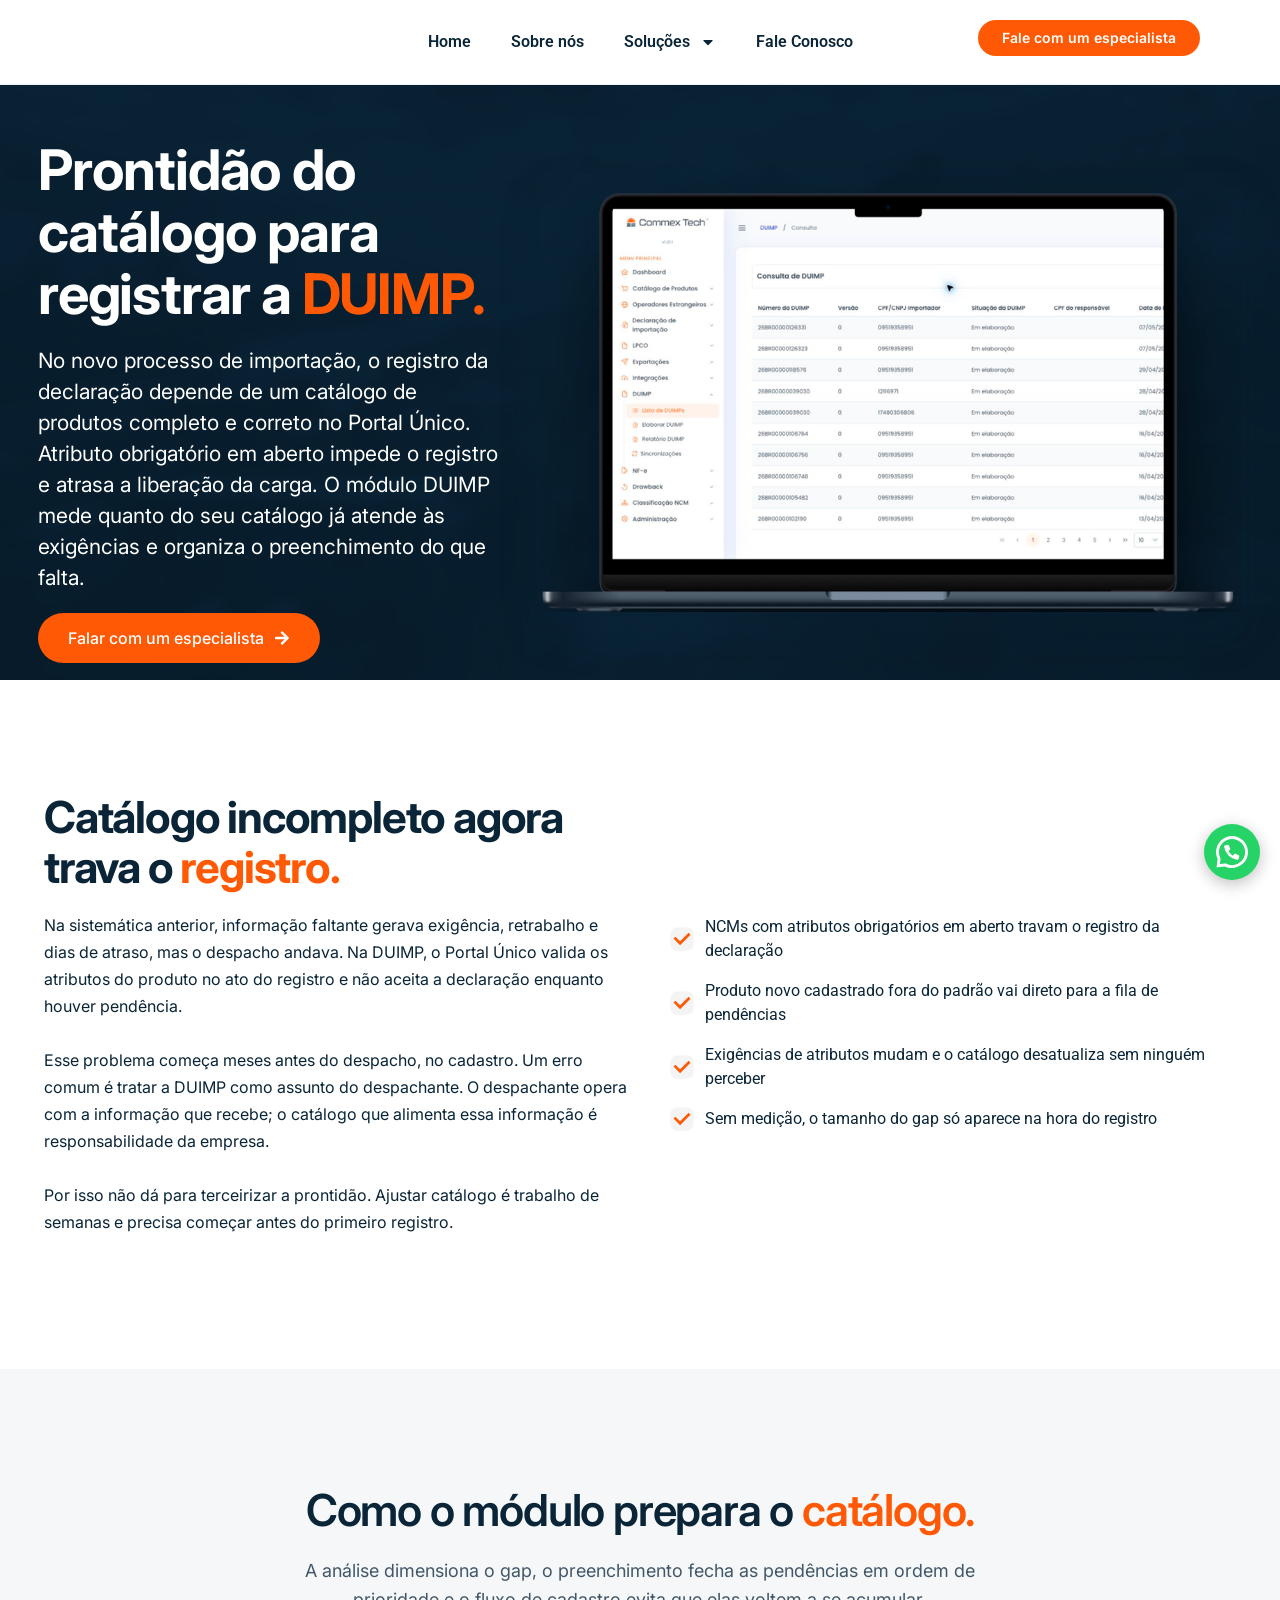
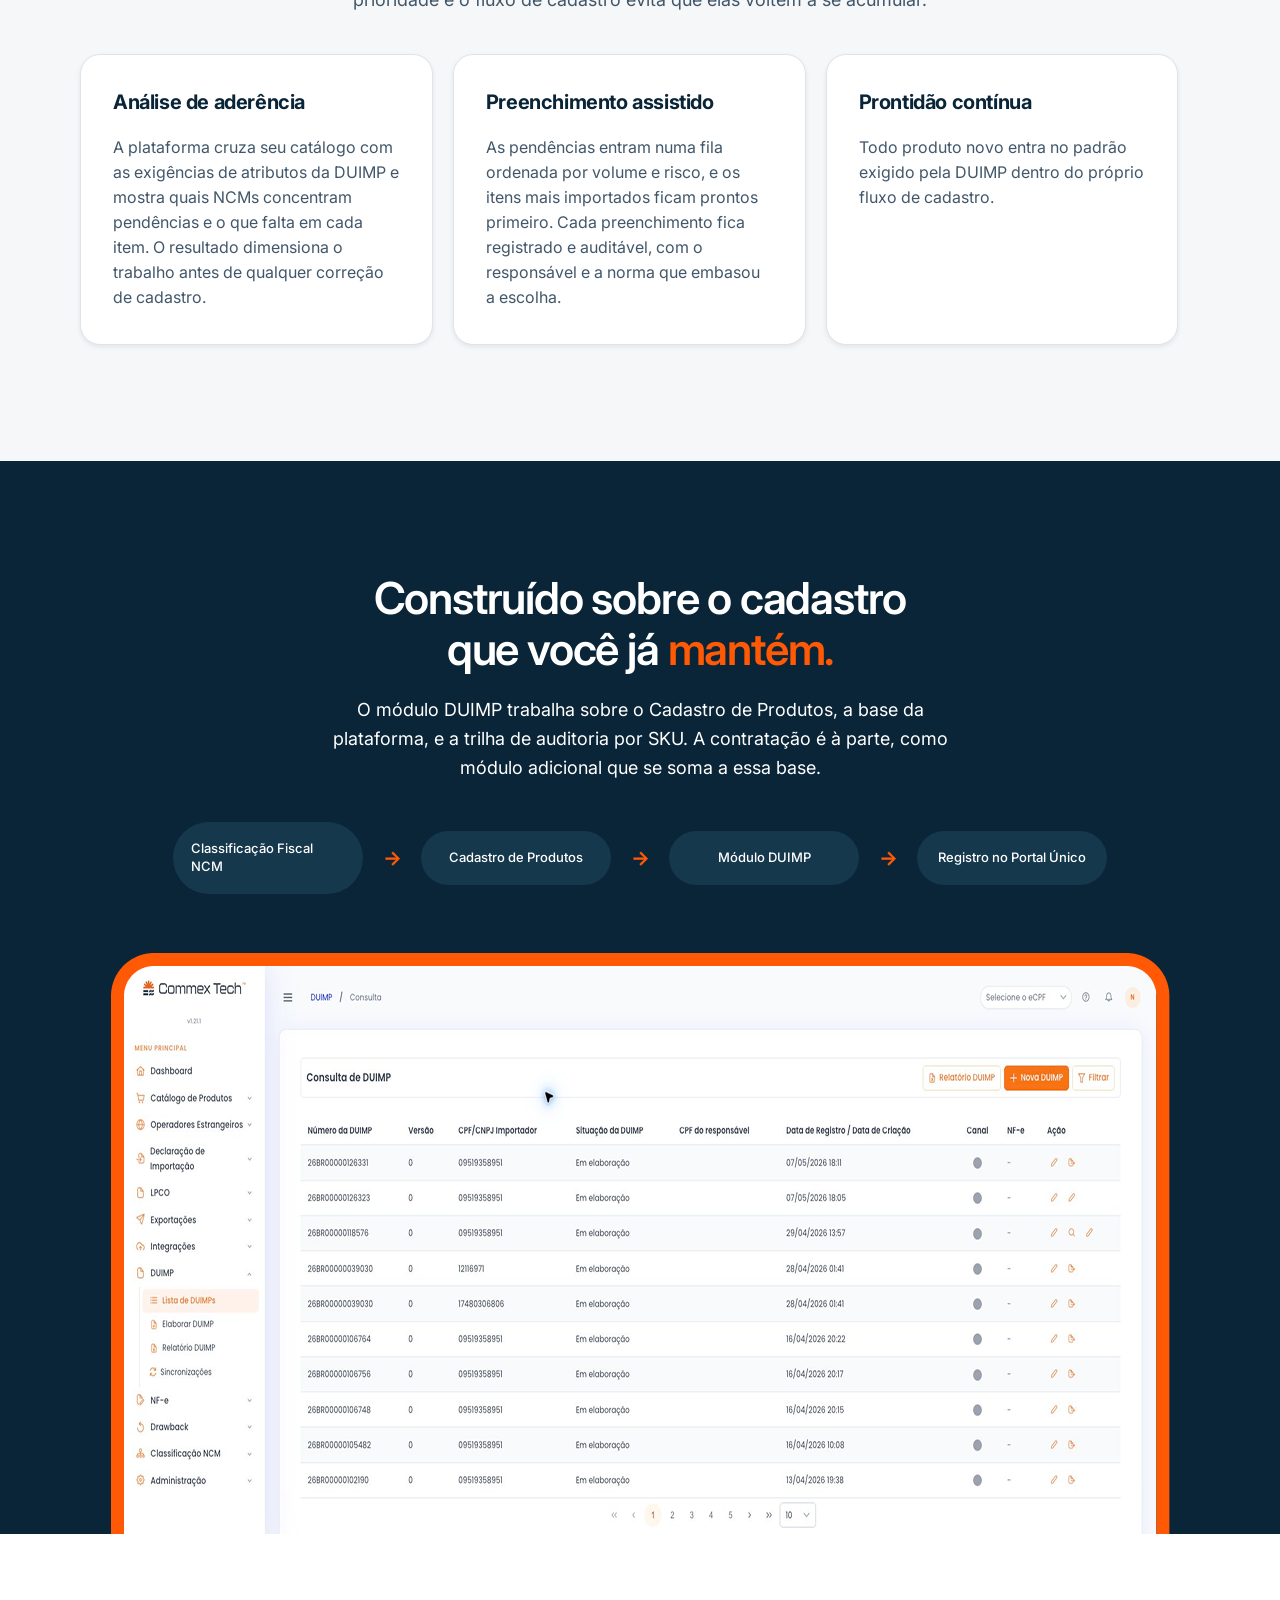
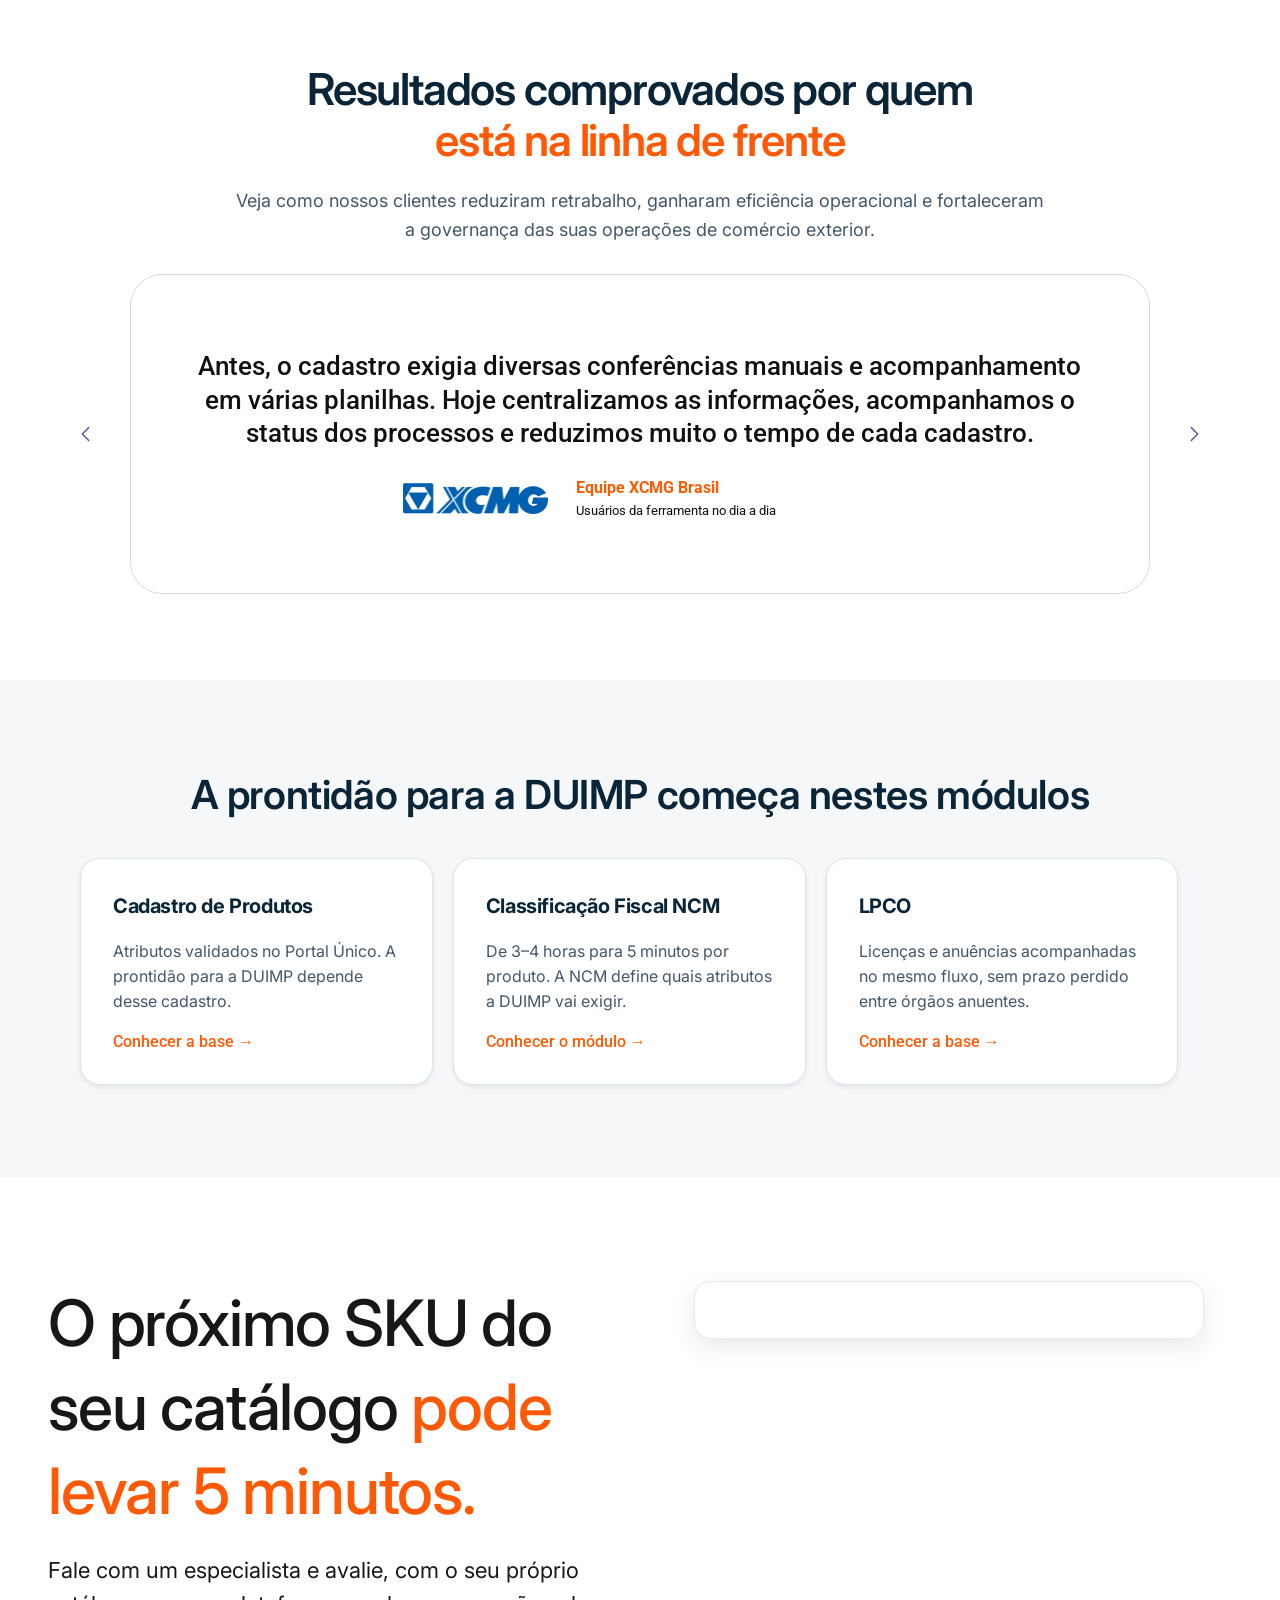
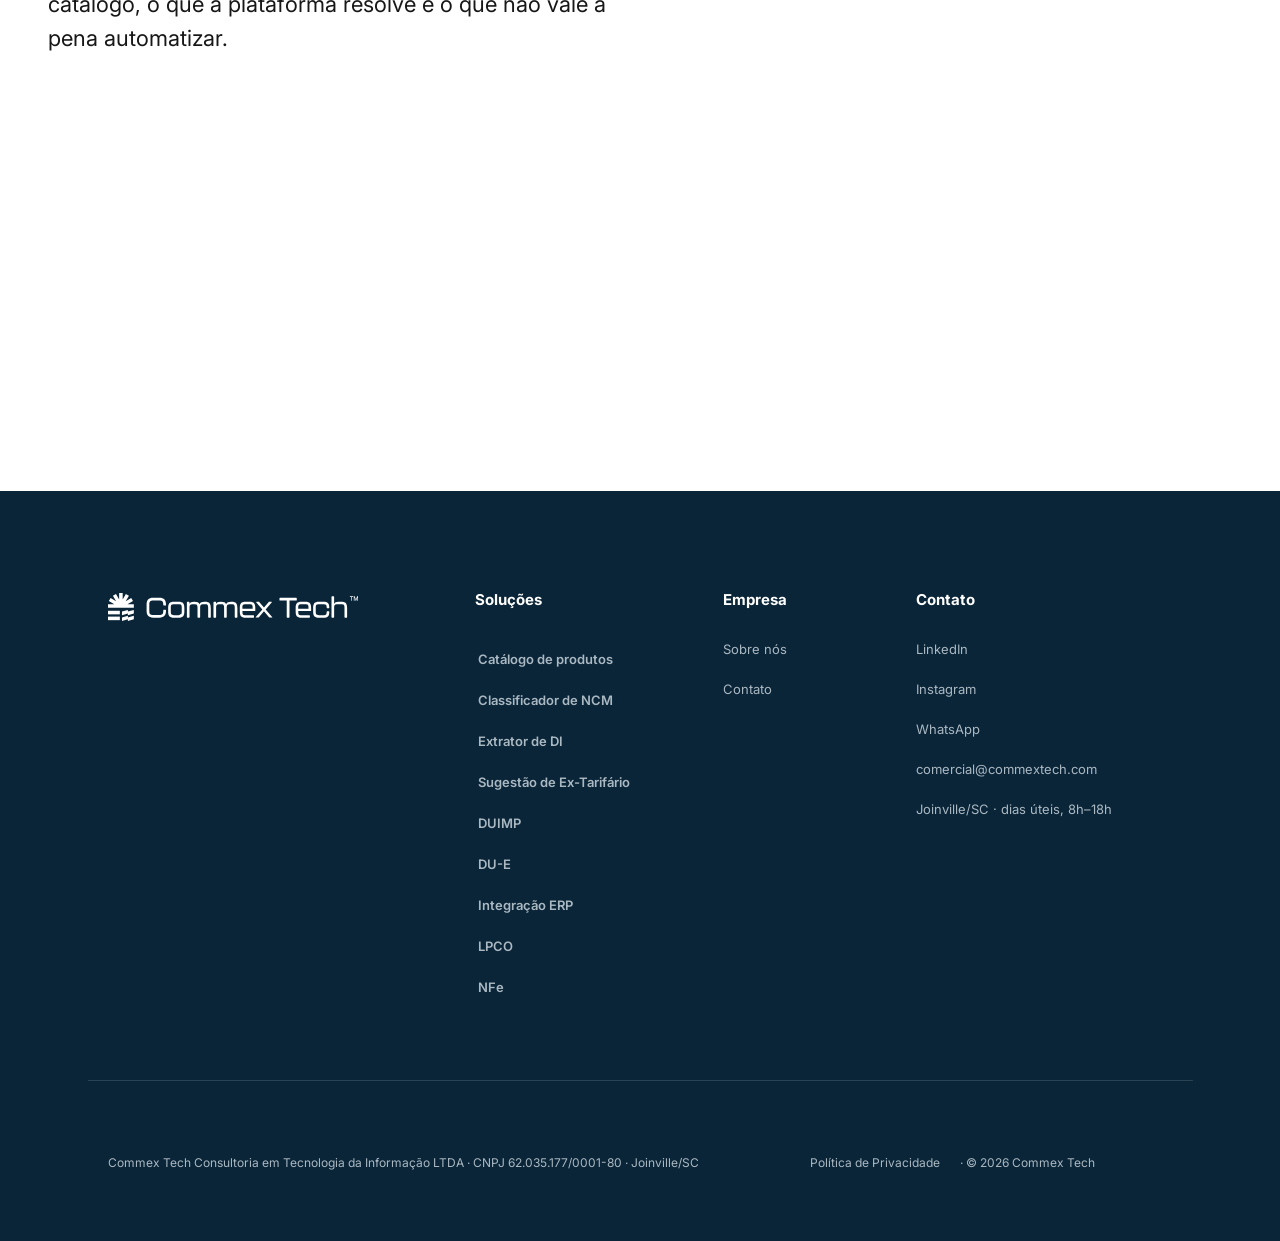
<file: duimp.html>
<!doctype html>
<html lang="pt-BR">
<head>
	<meta charset="UTF-8">
	<meta name="viewport" content="width=device-width, initial-scale=1">
	<title>DUIMP — Commex Tech</title>
<meta name="description" content="Prontidão para a DUIMP: medimos quanto do seu catálogo atende às exigências e organizamos o preenchimento do que falta.">
<style id="wp-img-auto-sizes-contain-inline-css">
img:is([sizes=auto i],[sizes^="auto," i]){contain-intrinsic-size:3000px 1500px}
/*# sourceURL=wp-img-auto-sizes-contain-inline-css */
</style>
<style id="global-styles-inline-css">
:root{--wp--preset--aspect-ratio--square: 1;--wp--preset--aspect-ratio--4-3: 4/3;--wp--preset--aspect-ratio--3-4: 3/4;--wp--preset--aspect-ratio--3-2: 3/2;--wp--preset--aspect-ratio--2-3: 2/3;--wp--preset--aspect-ratio--16-9: 16/9;--wp--preset--aspect-ratio--9-16: 9/16;--wp--preset--color--black: #000000;--wp--preset--color--cyan-bluish-gray: #abb8c3;--wp--preset--color--white: #ffffff;--wp--preset--color--pale-pink: #f78da7;--wp--preset--color--vivid-red: #cf2e2e;--wp--preset--color--luminous-vivid-orange: #ff6900;--wp--preset--color--luminous-vivid-amber: #fcb900;--wp--preset--color--light-green-cyan: #7bdcb5;--wp--preset--color--vivid-green-cyan: #00d084;--wp--preset--color--pale-cyan-blue: #8ed1fc;--wp--preset--color--vivid-cyan-blue: #0693e3;--wp--preset--color--vivid-purple: #9b51e0;--wp--preset--gradient--vivid-cyan-blue-to-vivid-purple: linear-gradient(135deg,rgb(6,147,227) 0%,rgb(155,81,224) 100%);--wp--preset--gradient--light-green-cyan-to-vivid-green-cyan: linear-gradient(135deg,rgb(122,220,180) 0%,rgb(0,208,130) 100%);--wp--preset--gradient--luminous-vivid-amber-to-luminous-vivid-orange: linear-gradient(135deg,rgb(252,185,0) 0%,rgb(255,105,0) 100%);--wp--preset--gradient--luminous-vivid-orange-to-vivid-red: linear-gradient(135deg,rgb(255,105,0) 0%,rgb(207,46,46) 100%);--wp--preset--gradient--very-light-gray-to-cyan-bluish-gray: linear-gradient(135deg,rgb(238,238,238) 0%,rgb(169,184,195) 100%);--wp--preset--gradient--cool-to-warm-spectrum: linear-gradient(135deg,rgb(74,234,220) 0%,rgb(151,120,209) 20%,rgb(207,42,186) 40%,rgb(238,44,130) 60%,rgb(251,105,98) 80%,rgb(254,248,76) 100%);--wp--preset--gradient--blush-light-purple: linear-gradient(135deg,rgb(255,206,236) 0%,rgb(152,150,240) 100%);--wp--preset--gradient--blush-bordeaux: linear-gradient(135deg,rgb(254,205,165) 0%,rgb(254,45,45) 50%,rgb(107,0,62) 100%);--wp--preset--gradient--luminous-dusk: linear-gradient(135deg,rgb(255,203,112) 0%,rgb(199,81,192) 50%,rgb(65,88,208) 100%);--wp--preset--gradient--pale-ocean: linear-gradient(135deg,rgb(255,245,203) 0%,rgb(182,227,212) 50%,rgb(51,167,181) 100%);--wp--preset--gradient--electric-grass: linear-gradient(135deg,rgb(202,248,128) 0%,rgb(113,206,126) 100%);--wp--preset--gradient--midnight: linear-gradient(135deg,rgb(2,3,129) 0%,rgb(40,116,252) 100%);--wp--preset--font-size--small: 13px;--wp--preset--font-size--medium: 20px;--wp--preset--font-size--large: 36px;--wp--preset--font-size--x-large: 42px;--wp--preset--spacing--20: 0.44rem;--wp--preset--spacing--30: 0.67rem;--wp--preset--spacing--40: 1rem;--wp--preset--spacing--50: 1.5rem;--wp--preset--spacing--60: 2.25rem;--wp--preset--spacing--70: 3.38rem;--wp--preset--spacing--80: 5.06rem;--wp--preset--shadow--natural: 6px 6px 9px rgba(0, 0, 0, 0.2);--wp--preset--shadow--deep: 12px 12px 50px rgba(0, 0, 0, 0.4);--wp--preset--shadow--sharp: 6px 6px 0px rgba(0, 0, 0, 0.2);--wp--preset--shadow--outlined: 6px 6px 0px -3px rgb(255, 255, 255), 6px 6px rgb(0, 0, 0);--wp--preset--shadow--crisp: 6px 6px 0px rgb(0, 0, 0);}.wp-block-button{--wp--preset--dimension--25: 25%;--wp--preset--dimension--50: 50%;--wp--preset--dimension--75: 75%;--wp--preset--dimension--100: 100%;}:root { --wp--style--global--content-size: 800px;--wp--style--global--wide-size: 1200px; }:where(body) { margin: 0; }.wp-site-blocks > .alignleft { float: left; margin-right: 2em; }.wp-site-blocks > .alignright { float: right; margin-left: 2em; }.wp-site-blocks > .aligncenter { justify-content: center; margin-left: auto; margin-right: auto; }:where(.wp-site-blocks) > * { margin-block-start: 24px; margin-block-end: 0; }:where(.wp-site-blocks) > :first-child { margin-block-start: 0; }:where(.wp-site-blocks) > :last-child { margin-block-end: 0; }:root { --wp--style--block-gap: 24px; }:root :where(.is-layout-flow) > :first-child{margin-block-start: 0;}:root :where(.is-layout-flow) > :last-child{margin-block-end: 0;}:root :where(.is-layout-flow) > *{margin-block-start: 24px;margin-block-end: 0;}:root :where(.is-layout-constrained) > :first-child{margin-block-start: 0;}:root :where(.is-layout-constrained) > :last-child{margin-block-end: 0;}:root :where(.is-layout-constrained) > *{margin-block-start: 24px;margin-block-end: 0;}:root :where(.is-layout-flex){gap: 24px;}:root :where(.is-layout-grid){gap: 24px;}.is-layout-flow > .alignleft{float: left;margin-inline-start: 0;margin-inline-end: 2em;}.is-layout-flow > .alignright{float: right;margin-inline-start: 2em;margin-inline-end: 0;}.is-layout-flow > .aligncenter{margin-left: auto !important;margin-right: auto !important;}.is-layout-constrained > .alignleft{float: left;margin-inline-start: 0;margin-inline-end: 2em;}.is-layout-constrained > .alignright{float: right;margin-inline-start: 2em;margin-inline-end: 0;}.is-layout-constrained > .aligncenter{margin-left: auto !important;margin-right: auto !important;}.is-layout-constrained > :where(:not(.alignleft):not(.alignright):not(.alignfull)){max-width: var(--wp--style--global--content-size);margin-left: auto !important;margin-right: auto !important;}.is-layout-constrained > .alignwide{max-width: var(--wp--style--global--wide-size);}body .is-layout-flex{display: flex;}.is-layout-flex{flex-wrap: wrap;align-items: center;}.is-layout-flex > :is(*, div){margin: 0;}body .is-layout-grid{display: grid;}.is-layout-grid > :is(*, div){margin: 0;}body{padding-top: 0px;padding-right: 0px;padding-bottom: 0px;padding-left: 0px;}:root :where(.wp-element-button, .wp-block-button__link){background-color: #32373c;border-width: 0;color: #fff;font-family: inherit;font-size: inherit;font-style: inherit;font-weight: inherit;letter-spacing: inherit;line-height: inherit;padding-top: calc(0.667em + 2px);padding-right: calc(1.333em + 2px);padding-bottom: calc(0.667em + 2px);padding-left: calc(1.333em + 2px);text-decoration: none;text-transform: inherit;}.has-black-color{color: var(--wp--preset--color--black) !important;}.has-cyan-bluish-gray-color{color: var(--wp--preset--color--cyan-bluish-gray) !important;}.has-white-color{color: var(--wp--preset--color--white) !important;}.has-pale-pink-color{color: var(--wp--preset--color--pale-pink) !important;}.has-vivid-red-color{color: var(--wp--preset--color--vivid-red) !important;}.has-luminous-vivid-orange-color{color: var(--wp--preset--color--luminous-vivid-orange) !important;}.has-luminous-vivid-amber-color{color: var(--wp--preset--color--luminous-vivid-amber) !important;}.has-light-green-cyan-color{color: var(--wp--preset--color--light-green-cyan) !important;}.has-vivid-green-cyan-color{color: var(--wp--preset--color--vivid-green-cyan) !important;}.has-pale-cyan-blue-color{color: var(--wp--preset--color--pale-cyan-blue) !important;}.has-vivid-cyan-blue-color{color: var(--wp--preset--color--vivid-cyan-blue) !important;}.has-vivid-purple-color{color: var(--wp--preset--color--vivid-purple) !important;}.has-black-background-color{background-color: var(--wp--preset--color--black) !important;}.has-cyan-bluish-gray-background-color{background-color: var(--wp--preset--color--cyan-bluish-gray) !important;}.has-white-background-color{background-color: var(--wp--preset--color--white) !important;}.has-pale-pink-background-color{background-color: var(--wp--preset--color--pale-pink) !important;}.has-vivid-red-background-color{background-color: var(--wp--preset--color--vivid-red) !important;}.has-luminous-vivid-orange-background-color{background-color: var(--wp--preset--color--luminous-vivid-orange) !important;}.has-luminous-vivid-amber-background-color{background-color: var(--wp--preset--color--luminous-vivid-amber) !important;}.has-light-green-cyan-background-color{background-color: var(--wp--preset--color--light-green-cyan) !important;}.has-vivid-green-cyan-background-color{background-color: var(--wp--preset--color--vivid-green-cyan) !important;}.has-pale-cyan-blue-background-color{background-color: var(--wp--preset--color--pale-cyan-blue) !important;}.has-vivid-cyan-blue-background-color{background-color: var(--wp--preset--color--vivid-cyan-blue) !important;}.has-vivid-purple-background-color{background-color: var(--wp--preset--color--vivid-purple) !important;}.has-black-border-color{border-color: var(--wp--preset--color--black) !important;}.has-cyan-bluish-gray-border-color{border-color: var(--wp--preset--color--cyan-bluish-gray) !important;}.has-white-border-color{border-color: var(--wp--preset--color--white) !important;}.has-pale-pink-border-color{border-color: var(--wp--preset--color--pale-pink) !important;}.has-vivid-red-border-color{border-color: var(--wp--preset--color--vivid-red) !important;}.has-luminous-vivid-orange-border-color{border-color: var(--wp--preset--color--luminous-vivid-orange) !important;}.has-luminous-vivid-amber-border-color{border-color: var(--wp--preset--color--luminous-vivid-amber) !important;}.has-light-green-cyan-border-color{border-color: var(--wp--preset--color--light-green-cyan) !important;}.has-vivid-green-cyan-border-color{border-color: var(--wp--preset--color--vivid-green-cyan) !important;}.has-pale-cyan-blue-border-color{border-color: var(--wp--preset--color--pale-cyan-blue) !important;}.has-vivid-cyan-blue-border-color{border-color: var(--wp--preset--color--vivid-cyan-blue) !important;}.has-vivid-purple-border-color{border-color: var(--wp--preset--color--vivid-purple) !important;}.has-vivid-cyan-blue-to-vivid-purple-gradient-background{background: var(--wp--preset--gradient--vivid-cyan-blue-to-vivid-purple) !important;}.has-light-green-cyan-to-vivid-green-cyan-gradient-background{background: var(--wp--preset--gradient--light-green-cyan-to-vivid-green-cyan) !important;}.has-luminous-vivid-amber-to-luminous-vivid-orange-gradient-background{background: var(--wp--preset--gradient--luminous-vivid-amber-to-luminous-vivid-orange) !important;}.has-luminous-vivid-orange-to-vivid-red-gradient-background{background: var(--wp--preset--gradient--luminous-vivid-orange-to-vivid-red) !important;}.has-very-light-gray-to-cyan-bluish-gray-gradient-background{background: var(--wp--preset--gradient--very-light-gray-to-cyan-bluish-gray) !important;}.has-cool-to-warm-spectrum-gradient-background{background: var(--wp--preset--gradient--cool-to-warm-spectrum) !important;}.has-blush-light-purple-gradient-background{background: var(--wp--preset--gradient--blush-light-purple) !important;}.has-blush-bordeaux-gradient-background{background: var(--wp--preset--gradient--blush-bordeaux) !important;}.has-luminous-dusk-gradient-background{background: var(--wp--preset--gradient--luminous-dusk) !important;}.has-pale-ocean-gradient-background{background: var(--wp--preset--gradient--pale-ocean) !important;}.has-electric-grass-gradient-background{background: var(--wp--preset--gradient--electric-grass) !important;}.has-midnight-gradient-background{background: var(--wp--preset--gradient--midnight) !important;}.has-small-font-size{font-size: var(--wp--preset--font-size--small) !important;}.has-medium-font-size{font-size: var(--wp--preset--font-size--medium) !important;}.has-large-font-size{font-size: var(--wp--preset--font-size--large) !important;}.has-x-large-font-size{font-size: var(--wp--preset--font-size--x-large) !important;}
:root :where(.wp-block-icon svg){width: 24px;}
:root :where(.wp-block-pullquote){font-size: 1.5em;line-height: 1.6;}
/*# sourceURL=global-styles-inline-css */
</style>
<link rel='stylesheet' id='hello-elementor-css' href='assets/css/hello-reset.css' media='all' />
<link rel='stylesheet' id='hello-elementor-theme-style-css' href='assets/css/hello-theme.css' media='all' />
<link rel='stylesheet' id='hello-elementor-header-footer-css' href='assets/css/hello-header-footer.css' media='all' />
<link rel='stylesheet' id='elementor-frontend-css' href='assets/css/elementor-frontend.min.css' media='all' />
<style id="elementor-frontend-inline-css">
.e-heading-base a, .e-paragraph-base a { all: unset; cursor: pointer; }form[data-element_type="e-form"].form-state-success [data-element_type="e-form-success-message"],form[data-element_type="e-form"].form-state-error [data-element_type="e-form-error-message"]{ display: block; }
.e-form-textarea-base:not([data-resizable]) { resize: none; } .e-form-submit-button-base { cursor: pointer; box-sizing: border-box; }
/*# sourceURL=elementor-frontend-inline-css */
</style>
<link rel='stylesheet' id='elementor-post-16-css' href='assets/css/post-16.css' media='all' />
<link rel='stylesheet' id='widget-image-css' href='assets/css/elementor-widget-image.min.css' media='all' />
<link rel='stylesheet' id='widget-nav-menu-css' href='assets/css/pro-widget-nav-menu.min.css' media='all' />
<link rel='stylesheet' id='e-sticky-css' href='assets/css/pro-sticky.min.css' media='all' />
<link rel='stylesheet' id='widget-heading-css' href='assets/css/elementor-widget-heading.min.css' media='all' />
<link rel='stylesheet' id='widget-divider-css' href='assets/css/elementor-widget-divider.min.css' media='all' />
<link rel='stylesheet' id='widget-spacer-css' href='assets/css/elementor-widget-spacer.min.css' media='all' />
<link rel='stylesheet' id='widget-icon-list-css' href='assets/css/elementor-widget-icon-list.min.css' media='all' />
<link rel='stylesheet' id='dct-testimonials-slider-css' href='assets/css/testimonials-slider.css' media='all' />
<link rel='stylesheet' id='elementor-post-136-css' href='assets/css/post-136.css' media='all' />
<link rel='stylesheet' id='base-desktop-css' href='assets/css/base-desktop.css' media='all' />
<link rel='stylesheet' id='base-mobile-css' href='assets/css/base-mobile.css' media='(max-width:767px)' />
<link rel='stylesheet' id='elementor-post-261-css' href='assets/css/post-261.css' media='all' />
<link rel='stylesheet' id='elementor-post-288-css' href='assets/css/post-288.css' media='all' />
<link rel='stylesheet' id='elementor-gf-roboto-css' href='https://fonts.googleapis.com/css?family=Roboto:100,100italic,200,200italic,300,300italic,400,400italic,500,500italic,600,600italic,700,700italic,800,800italic,900,900italic&#038;display=auto' media='all' />
<link rel='stylesheet' id='elementor-gf-robotoslab-css' href='https://fonts.googleapis.com/css?family=Roboto+Slab:100,100italic,200,200italic,300,300italic,400,400italic,500,500italic,600,600italic,700,700italic,800,800italic,900,900italic&#038;display=auto' media='all' />
<link rel='stylesheet' id='elementor-gf-inter-css' href='https://fonts.googleapis.com/css?family=Inter:100,100italic,200,200italic,300,300italic,400,400italic,500,500italic,600,600italic,700,700italic,800,800italic,900,900italic&#038;display=auto' media='all' />
<script id="jquery-core-js" src="assets/js/jquery.min.js"></script>
<script id="jquery-migrate-js" src="assets/js/jquery-migrate.min.js"></script>
			<style>
				.e-con.e-parent:nth-of-type(n+4):not(.e-lazyloaded):not(.e-no-lazyload),
				.e-con.e-parent:nth-of-type(n+4):not(.e-lazyloaded):not(.e-no-lazyload) * {
					background-image: none !important;
				}
				@media screen and (max-height: 1024px) {
					.e-con.e-parent:nth-of-type(n+3):not(.e-lazyloaded):not(.e-no-lazyload),
					.e-con.e-parent:nth-of-type(n+3):not(.e-lazyloaded):not(.e-no-lazyload) * {
						background-image: none !important;
					}
				}
				@media screen and (max-height: 640px) {
					.e-con.e-parent:nth-of-type(n+2):not(.e-lazyloaded):not(.e-no-lazyload),
					.e-con.e-parent:nth-of-type(n+2):not(.e-lazyloaded):not(.e-no-lazyload) * {
						background-image: none !important;
					}
				}
			</style>
			<link rel="icon" href="assets/img/cropped-FAVICON-32x32.png" sizes="32x32" />
<link rel="icon" href="assets/img/cropped-FAVICON-192x192.png" sizes="192x192" />
<link rel="apple-touch-icon" href="assets/img/cropped-FAVICON-180x180.png" />
<meta name="msapplication-TileImage" content="assets/img/cropped-FAVICON-270x270.png" />
</head>
<body class="wp-singular page-template page-template-elementor_header_footer page page-id-136 wp-custom-logo wp-embed-responsive wp-theme-hello-elementor hello-elementor-default elementor-default elementor-template-full-width elementor-kit-16 elementor-page elementor-page-136">

<a class="skip-link screen-reader-text" href="#content">Ir para o conteúdo</a>

		<header data-elementor-type="header" data-elementor-id="261" class="elementor elementor-261 elementor-location-header" data-elementor-post-type="elementor_library">
			<header class="elementor-element elementor-element-4142ab73 e-flex e-con-boxed e-con e-parent" data-id="4142ab73" data-element_type="container" data-e-type="container" data-settings="{&quot;background_background&quot;:&quot;classic&quot;,&quot;sticky&quot;:&quot;top&quot;,&quot;sticky_on&quot;:[&quot;desktop&quot;,&quot;tablet&quot;,&quot;mobile&quot;],&quot;sticky_offset&quot;:0,&quot;sticky_effects_offset&quot;:0,&quot;sticky_anchor_link_offset&quot;:0}">
					<div class="e-con-inner">
		<div class="elementor-element elementor-element-62e94775 e-con-full e-flex e-con e-child" data-id="62e94775" data-element_type="container" data-e-type="container">
		<div class="elementor-element elementor-element-63793621 e-con-full e-flex e-con e-child" data-id="63793621" data-element_type="container" data-e-type="container">
				<div class="elementor-element elementor-element-28edce0b elementor-widget elementor-widget-image" data-id="28edce0b" data-element_type="widget" data-e-type="widget" data-widget_type="image.default">
															<img width="305" height="34" src="assets/img/Commex-Tech.svg" class="attachment-full size-full wp-image-263" alt="" />															</div>
				</div>
		<div class="elementor-element elementor-element-7af0783a e-con-full e-flex e-con e-child" data-id="7af0783a" data-element_type="container" data-e-type="container">
				<div class="elementor-element elementor-element-230fde95 elementor-nav-menu__align-center elementor-nav-menu--stretch elementor-nav-menu--dropdown-tablet elementor-nav-menu__text-align-aside elementor-nav-menu--toggle elementor-nav-menu--burger elementor-widget elementor-widget-nav-menu" data-id="230fde95" data-element_type="widget" data-e-type="widget" data-settings="{&quot;full_width&quot;:&quot;stretch&quot;,&quot;layout&quot;:&quot;horizontal&quot;,&quot;submenu_icon&quot;:{&quot;value&quot;:&quot;&lt;svg aria-hidden=\&quot;true\&quot; class=\&quot;e-font-icon-svg e-fas-caret-down\&quot; viewBox=\&quot;0 0 320 512\&quot; xmlns=\&quot;http:\/\/www.w3.org\/2000\/svg\&quot;&gt;&lt;path d=\&quot;M31.3 192h257.3c17.8 0 26.7 21.5 14.1 34.1L174.1 354.8c-7.8 7.8-20.5 7.8-28.3 0L17.2 226.1C4.6 213.5 13.5 192 31.3 192z\&quot;&gt;&lt;\/path&gt;&lt;\/svg&gt;&quot;,&quot;library&quot;:&quot;fa-solid&quot;},&quot;toggle&quot;:&quot;burger&quot;}" data-widget_type="nav-menu.default">
								<nav aria-label="Menu" class="elementor-nav-menu--main elementor-nav-menu__container elementor-nav-menu--layout-horizontal e--pointer-underline e--animation-fade">
				<ul id="menu-1-230fde95" class="elementor-nav-menu"><li class="menu-item menu-item-type-post_type menu-item-object-page menu-item-home menu-item-265"><a href="index.html" class="elementor-item">Home</a></li>
<li class="menu-item menu-item-type-post_type menu-item-object-page menu-item-266"><a href="sobre.html" class="elementor-item">Sobre nós</a></li>
<li class="menu-item menu-item-type-custom menu-item-object-custom current-menu-ancestor current-menu-parent menu-item-has-children menu-item-267"><a class="elementor-item">Soluções</a>
<ul class="sub-menu elementor-nav-menu--dropdown">
	<li class="menu-item menu-item-type-post_type menu-item-object-page menu-item-270"><a href="cadastro-de-produtos.html" class="elementor-sub-item">Catálogo de produtos</a></li>
	<li class="menu-item menu-item-type-post_type menu-item-object-page menu-item-274"><a href="ncm.html" class="elementor-sub-item">Classificador de NCM</a></li>
	<li class="menu-item menu-item-type-post_type menu-item-object-page menu-item-901"><a href="extrator-di.html" class="elementor-sub-item">Extrator de DI</a></li>
	<li class="menu-item menu-item-type-post_type menu-item-object-page menu-item-902"><a href="ex-tarifario.html" class="elementor-sub-item">Sugestão de Ex-Tarifário</a></li>
	<li class="menu-item menu-item-type-post_type menu-item-object-page current-menu-item page_item page-item-136 current_page_item menu-item-273"><a href="duimp.html" aria-current="page" class="elementor-sub-item elementor-item-active">DUIMP</a></li>
	<li class="menu-item menu-item-type-post_type menu-item-object-page menu-item-272"><a href="du-e.html" class="elementor-sub-item">DU-E</a></li>
	<li class="menu-item menu-item-type-post_type menu-item-object-page menu-item-271"><a href="integracoes.html" class="elementor-sub-item">Integração ERP</a></li>
	<li class="menu-item menu-item-type-post_type menu-item-object-page menu-item-269"><a href="lpco.html" class="elementor-sub-item">LPCO</a></li>
	<li class="menu-item menu-item-type-post_type menu-item-object-page menu-item-268"><a href="nfe.html" class="elementor-sub-item">NFe</a></li>
</ul>
</li>
<li class="menu-item menu-item-type-post_type menu-item-object-page menu-item-281"><a href="contato.html" class="elementor-item">Fale Conosco</a></li>
</ul>			</nav>
					<div class="elementor-menu-toggle" role="button" tabindex="0" aria-label="Menu Toggle" aria-expanded="false">
			<svg aria-hidden="true" role="presentation" class="elementor-menu-toggle__icon--open e-font-icon-svg e-eicon-menu-bar" viewBox="0 0 1000 1000" xmlns="http://www.w3.org/2000/svg"><path d="M104 333H896C929 333 958 304 958 271S929 208 896 208H104C71 208 42 237 42 271S71 333 104 333ZM104 583H896C929 583 958 554 958 521S929 458 896 458H104C71 458 42 487 42 521S71 583 104 583ZM104 833H896C929 833 958 804 958 771S929 708 896 708H104C71 708 42 737 42 771S71 833 104 833Z"></path></svg><svg aria-hidden="true" role="presentation" class="elementor-menu-toggle__icon--close e-font-icon-svg e-eicon-close" viewBox="0 0 1000 1000" xmlns="http://www.w3.org/2000/svg"><path d="M742 167L500 408 258 167C246 154 233 150 217 150 196 150 179 158 167 167 154 179 150 196 150 212 150 229 154 242 171 254L408 500 167 742C138 771 138 800 167 829 196 858 225 858 254 829L496 587 738 829C750 842 767 846 783 846 800 846 817 842 829 829 842 817 846 804 846 783 846 767 842 750 829 737L588 500 833 258C863 229 863 200 833 171 804 137 775 137 742 167Z"></path></svg>		</div>
					<nav class="elementor-nav-menu--dropdown elementor-nav-menu__container" aria-hidden="true">
				<ul id="menu-2-230fde95" class="elementor-nav-menu"><li class="menu-item menu-item-type-post_type menu-item-object-page menu-item-home menu-item-265"><a href="index.html" class="elementor-item" tabindex="-1">Home</a></li>
<li class="menu-item menu-item-type-post_type menu-item-object-page menu-item-266"><a href="sobre.html" class="elementor-item" tabindex="-1">Sobre nós</a></li>
<li class="menu-item menu-item-type-custom menu-item-object-custom current-menu-ancestor current-menu-parent menu-item-has-children menu-item-267"><a class="elementor-item" tabindex="-1">Soluções</a>
<ul class="sub-menu elementor-nav-menu--dropdown">
	<li class="menu-item menu-item-type-post_type menu-item-object-page menu-item-270"><a href="cadastro-de-produtos.html" class="elementor-sub-item" tabindex="-1">Catálogo de produtos</a></li>
	<li class="menu-item menu-item-type-post_type menu-item-object-page menu-item-274"><a href="ncm.html" class="elementor-sub-item" tabindex="-1">Classificador de NCM</a></li>
	<li class="menu-item menu-item-type-post_type menu-item-object-page menu-item-901"><a href="extrator-di.html" class="elementor-sub-item" tabindex="-1">Extrator de DI</a></li>
	<li class="menu-item menu-item-type-post_type menu-item-object-page menu-item-902"><a href="ex-tarifario.html" class="elementor-sub-item" tabindex="-1">Sugestão de Ex-Tarifário</a></li>
	<li class="menu-item menu-item-type-post_type menu-item-object-page current-menu-item page_item page-item-136 current_page_item menu-item-273"><a href="duimp.html" aria-current="page" class="elementor-sub-item elementor-item-active" tabindex="-1">DUIMP</a></li>
	<li class="menu-item menu-item-type-post_type menu-item-object-page menu-item-272"><a href="du-e.html" class="elementor-sub-item" tabindex="-1">DU-E</a></li>
	<li class="menu-item menu-item-type-post_type menu-item-object-page menu-item-271"><a href="integracoes.html" class="elementor-sub-item" tabindex="-1">Integração ERP</a></li>
	<li class="menu-item menu-item-type-post_type menu-item-object-page menu-item-269"><a href="lpco.html" class="elementor-sub-item" tabindex="-1">LPCO</a></li>
	<li class="menu-item menu-item-type-post_type menu-item-object-page menu-item-268"><a href="nfe.html" class="elementor-sub-item" tabindex="-1">NFe</a></li>
</ul>
</li>
<li class="menu-item menu-item-type-post_type menu-item-object-page menu-item-281"><a href="contato.html" class="elementor-item" tabindex="-1">Fale Conosco</a></li>
</ul>			</nav>
						</div>
				</div>
		<div class="elementor-element elementor-element-749b7960 e-con-full e-flex e-con e-child" data-id="749b7960" data-element_type="container" data-e-type="container">
				<div class="elementor-element elementor-element-575684f1 elementor-align-right elementor-tablet-align-right elementor-mobile-align-center elementor-widget__width-auto elementor-widget elementor-widget-button" data-id="575684f1" data-element_type="widget" data-e-type="widget" data-widget_type="button.default">
										<a class="elementor-button elementor-button-link elementor-size-sm" href="https://wa.me/5547999744290?text=Ol%C3%A1%2C%20vim%20do%20site%20da%20Commex%20Tech%20e%20gostaria%20de%20mais%20informa%C3%A7%C3%B5es" target="_blank">
						<span class="elementor-button-content-wrapper">
									<span class="elementor-button-text">Fale com um especialista</span>
					</span>
					</a>
								</div>
				</div>
				</div>
					</div>
				</header>
				</header>
				<div data-elementor-type="wp-page" data-elementor-id="136" class="elementor elementor-136" data-elementor-post-type="page">
				<section class="elementor-element elementor-element-119fb97a e-flex e-con-boxed e-con e-parent" data-id="119fb97a" data-element_type="container" data-e-type="container" data-settings="{&quot;background_background&quot;:&quot;classic&quot;}">
					<div class="e-con-inner">
		<div class="elementor-element elementor-element-e333aee e-con-full e-flex e-con e-child" data-id="e333aee" data-element_type="container" data-e-type="container">
		<div class="elementor-element elementor-element-2c41f4c7 e-con-full e-flex e-con e-child" data-id="2c41f4c7" data-element_type="container" data-e-type="container">
				<div class="elementor-element elementor-element-42351766 elementor-widget elementor-widget-heading" data-id="42351766" data-element_type="widget" data-e-type="widget" data-widget_type="heading.default">
					<h1 class="elementor-heading-title elementor-size-default">Prontidão do catálogo para registrar a <span style="color:#FF5905">DUIMP.</span></h1>				</div>
				<div class="elementor-element elementor-element-600f7525 elementor-widget elementor-widget-text-editor" data-id="600f7525" data-element_type="widget" data-e-type="widget" data-widget_type="text-editor.default">
									No novo processo de importação, o registro da declaração depende de um catálogo de produtos completo e correto no Portal Único. Atributo obrigatório em aberto impede o registro e atrasa a liberação da carga. O módulo DUIMP mede quanto do seu catálogo já atende às exigências e organiza o preenchimento do que falta.								</div>
				<div class="elementor-element elementor-element-321a9bc8 elementor-align-left elementor-tablet-align-center elementor-mobile-align-center elementor-widget elementor-widget-button" data-id="321a9bc8" data-element_type="widget" data-e-type="widget" data-widget_type="button.default">
										<a class="elementor-button elementor-button-link elementor-size-sm" href="https://wa.me/5547999744290?text=Ol%C3%A1%2C%20vim%20do%20site%20da%20Commex%20Tech%20e%20gostaria%20de%20mais%20informa%C3%A7%C3%B5es" target="_blank">
						<span class="elementor-button-content-wrapper">
						<span class="elementor-button-icon">
				<svg aria-hidden="true" class="e-font-icon-svg e-fas-arrow-right" viewBox="0 0 448 512" xmlns="http://www.w3.org/2000/svg"><path d="M190.5 66.9l22.2-22.2c9.4-9.4 24.6-9.4 33.9 0L441 239c9.4 9.4 9.4 24.6 0 33.9L246.6 467.3c-9.4 9.4-24.6 9.4-33.9 0l-22.2-22.2c-9.5-9.5-9.3-25 .4-34.3L311.4 296H24c-13.3 0-24-10.7-24-24v-32c0-13.3 10.7-24 24-24h287.4L190.9 101.2c-9.8-9.3-10-24.8-.4-34.3z"></path></svg>			</span>
									<span class="elementor-button-text">Falar com um especialista</span>
					</span>
					</a>
								</div>
				</div>
		<div class="elementor-element elementor-element-3212c86 e-con-full e-flex e-con e-child" data-id="3212c86" data-element_type="container" data-e-type="container">
				<div class="elementor-element elementor-element-357a00d9 elementor-widget elementor-widget-image" data-id="357a00d9" data-element_type="widget" data-e-type="widget" data-widget_type="image.default">
															<img fetchpriority="high" decoding="async" width="1008" height="632" src="assets/img/Duimp-1.png" class="attachment-full size-full wp-image-139" alt="" srcset="assets/img/Duimp-1.png 1008w, assets/img/Duimp-1-300x188.png 300w, assets/img/Duimp-1-768x482.png 768w" sizes="(max-width: 1008px) 100vw, 1008px" />															</div>
				</div>
				</div>
					</div>
				</section>
		<section class="elementor-element elementor-element-30dfe072 e-flex e-con-boxed e-con e-parent" data-id="30dfe072" data-element_type="container" data-e-type="container" data-settings="{&quot;background_background&quot;:&quot;classic&quot;}">
					<div class="e-con-inner">
		<div class="elementor-element elementor-element-10dd3961 e-con-full e-flex e-con e-child" data-id="10dd3961" data-element_type="container" data-e-type="container">
		<div class="elementor-element elementor-element-6db4eee5 e-con-full e-flex e-con e-child" data-id="6db4eee5" data-element_type="container" data-e-type="container">
				<div class="elementor-element elementor-element-6a31fbf9 elementor-widget elementor-widget-heading" data-id="6a31fbf9" data-element_type="widget" data-e-type="widget" data-widget_type="heading.default">
					<h2 class="elementor-heading-title elementor-size-default">Catálogo incompleto agora<br>trava o <span style="color:#FF5905">registro.</span></h2>				</div>
				<div class="elementor-element elementor-element-68704f72 elementor-widget elementor-widget-text-editor" data-id="68704f72" data-element_type="widget" data-e-type="widget" data-widget_type="text-editor.default">
									Na sistemática anterior, informação faltante gerava exigência, retrabalho e dias de atraso, mas o despacho andava. Na DUIMP, o Portal Único valida os atributos do produto no ato do registro e não aceita a declaração enquanto houver pendência.<br><br>Esse problema começa meses antes do despacho, no cadastro. Um erro comum é tratar a DUIMP como assunto do despachante. O despachante opera com a informação que recebe; o catálogo que alimenta essa informação é responsabilidade da empresa.<br><br>Por isso não dá para terceirizar a prontidão. Ajustar catálogo é trabalho de semanas e precisa começar antes do primeiro registro.								</div>
				</div>
		<div class="elementor-element elementor-element-63191bf7 e-con-full e-flex e-con e-child" data-id="63191bf7" data-element_type="container" data-e-type="container">
				<div class="elementor-element elementor-element-955babd elementor-hidden-tablet elementor-hidden-mobile elementor-widget elementor-widget-spacer" data-id="955babd" data-element_type="widget" data-e-type="widget" data-widget_type="spacer.default">
							<div class="elementor-spacer">
			<div class="elementor-spacer-inner"></div>
		</div>
						</div>
				<div class="elementor-element elementor-element-21e689b6 elementor-align-start elementor-widget__width-initial elementor-icon-list--layout-traditional elementor-list-item-link-full_width elementor-widget elementor-widget-icon-list" data-id="21e689b6" data-element_type="widget" data-e-type="widget" data-widget_type="icon-list.default">
							<ul class="elementor-icon-list-items">
							<li class="elementor-icon-list-item">
											<span class="elementor-icon-list-icon">
							<svg xmlns="http://www.w3.org/2000/svg" id="Camada_1" viewBox="0 0 187.6 186.7"><defs><style>      .st0 {        fill: #ff5905;      }      .st1 {        fill: #f4f4f4;      }    </style></defs><path class="st1" d="M184.7,132.6c0,28.2-23.1,51.7-50.9,51.7H53.7c-27.7,0-50.8-23.7-50.8-51.3V53.9c0-28.2,23.7-51.2,51.8-51.3l76.1-.2c28.9,0,53.8,22.1,53.9,51.6v78.7Z"></path><polygon class="st0" points="27.4 89.7 42.1 74.9 79 111.9 145.5 45.3 160.2 60.1 79.1 141.3 27.4 89.7"></polygon></svg>						</span>
										<span class="elementor-icon-list-text">NCMs com atributos obrigatórios em aberto travam o registro da declaração</span>
									</li>
								<li class="elementor-icon-list-item">
											<span class="elementor-icon-list-icon">
							<svg xmlns="http://www.w3.org/2000/svg" id="Camada_1" viewBox="0 0 187.6 186.7"><defs><style>      .st0 {        fill: #ff5905;      }      .st1 {        fill: #f4f4f4;      }    </style></defs><path class="st1" d="M184.7,132.6c0,28.2-23.1,51.7-50.9,51.7H53.7c-27.7,0-50.8-23.7-50.8-51.3V53.9c0-28.2,23.7-51.2,51.8-51.3l76.1-.2c28.9,0,53.8,22.1,53.9,51.6v78.7Z"></path><polygon class="st0" points="27.4 89.7 42.1 74.9 79 111.9 145.5 45.3 160.2 60.1 79.1 141.3 27.4 89.7"></polygon></svg>						</span>
										<span class="elementor-icon-list-text">Produto novo cadastrado fora do padrão vai direto para a fila de pendências</span>
									</li>
								<li class="elementor-icon-list-item">
											<span class="elementor-icon-list-icon">
							<svg xmlns="http://www.w3.org/2000/svg" id="Camada_1" viewBox="0 0 187.6 186.7"><defs><style>      .st0 {        fill: #ff5905;      }      .st1 {        fill: #f4f4f4;      }    </style></defs><path class="st1" d="M184.7,132.6c0,28.2-23.1,51.7-50.9,51.7H53.7c-27.7,0-50.8-23.7-50.8-51.3V53.9c0-28.2,23.7-51.2,51.8-51.3l76.1-.2c28.9,0,53.8,22.1,53.9,51.6v78.7Z"></path><polygon class="st0" points="27.4 89.7 42.1 74.9 79 111.9 145.5 45.3 160.2 60.1 79.1 141.3 27.4 89.7"></polygon></svg>						</span>
										<span class="elementor-icon-list-text">Exigências de atributos mudam e o catálogo desatualiza sem ninguém perceber</span>
									</li>
								<li class="elementor-icon-list-item">
											<span class="elementor-icon-list-icon">
							<svg xmlns="http://www.w3.org/2000/svg" id="Camada_1" viewBox="0 0 187.6 186.7"><defs><style>      .st0 {        fill: #ff5905;      }      .st1 {        fill: #f4f4f4;      }    </style></defs><path class="st1" d="M184.7,132.6c0,28.2-23.1,51.7-50.9,51.7H53.7c-27.7,0-50.8-23.7-50.8-51.3V53.9c0-28.2,23.7-51.2,51.8-51.3l76.1-.2c28.9,0,53.8,22.1,53.9,51.6v78.7Z"></path><polygon class="st0" points="27.4 89.7 42.1 74.9 79 111.9 145.5 45.3 160.2 60.1 79.1 141.3 27.4 89.7"></polygon></svg>						</span>
										<span class="elementor-icon-list-text">Sem medição, o tamanho do gap só aparece na hora do registro</span>
									</li>
						</ul>
						</div>
				</div>
				</div>
					</div>
				</section>
		<section class="elementor-element elementor-element-3a026a0f e-flex e-con-boxed e-con e-parent" data-id="3a026a0f" data-element_type="container" data-e-type="container" data-settings="{&quot;background_background&quot;:&quot;classic&quot;}">
					<div class="e-con-inner">
		<div class="elementor-element elementor-element-7da514ea e-con-full e-flex e-con e-child" data-id="7da514ea" data-element_type="container" data-e-type="container">
		<div class="elementor-element elementor-element-57858a76 e-con-full e-flex e-con e-child" data-id="57858a76" data-element_type="container" data-e-type="container">
				<div class="elementor-element elementor-element-302cee75 elementor-widget__width-initial elementor-widget-tablet__width-inherit elementor-widget-mobile__width-inherit elementor-widget elementor-widget-heading" data-id="302cee75" data-element_type="widget" data-e-type="widget" data-widget_type="heading.default">
					<h2 class="elementor-heading-title elementor-size-default">Como o módulo prepara o <span style="color:#FF5905">catálogo.</span></h2>				</div>
				<div class="elementor-element elementor-element-4f66f3e2 elementor-widget__width-initial elementor-widget-tablet__width-inherit elementor-widget-mobile__width-inherit elementor-widget elementor-widget-text-editor" data-id="4f66f3e2" data-element_type="widget" data-e-type="widget" data-widget_type="text-editor.default">
									A análise dimensiona o gap, o preenchimento fecha as pendências em ordem de<br>prioridade e o fluxo de cadastro evita que elas voltem a se acumular.								</div>
				</div>
		<div class="elementor-element elementor-element-31b21a64 e-con-full e-flex e-con e-child" data-id="31b21a64" data-element_type="container" data-e-type="container">
		<div class="elementor-element elementor-element-2c5f701f e-con-full e-flex e-con e-child" data-id="2c5f701f" data-element_type="container" data-e-type="container" data-settings="{&quot;background_background&quot;:&quot;classic&quot;}">
				<div class="elementor-element elementor-element-10fd2952 elementor-widget elementor-widget-heading" data-id="10fd2952" data-element_type="widget" data-e-type="widget" data-widget_type="heading.default">
					<h3 class="elementor-heading-title elementor-size-default">Análise de aderência</h3>				</div>
				<div class="elementor-element elementor-element-427f10d2 elementor-widget elementor-widget-text-editor" data-id="427f10d2" data-element_type="widget" data-e-type="widget" data-widget_type="text-editor.default">
									A plataforma cruza seu catálogo com as exigências de atributos da DUIMP e mostra quais NCMs concentram pendências e o que falta em cada item. O resultado dimensiona o trabalho antes de qualquer correção de cadastro.								</div>
				</div>
		<div class="elementor-element elementor-element-7360a5f8 e-con-full e-flex e-con e-child" data-id="7360a5f8" data-element_type="container" data-e-type="container" data-settings="{&quot;background_background&quot;:&quot;classic&quot;}">
				<div class="elementor-element elementor-element-313d5187 elementor-widget elementor-widget-heading" data-id="313d5187" data-element_type="widget" data-e-type="widget" data-widget_type="heading.default">
					<h3 class="elementor-heading-title elementor-size-default">Preenchimento assistido</h3>				</div>
				<div class="elementor-element elementor-element-2fe07e2d elementor-widget elementor-widget-text-editor" data-id="2fe07e2d" data-element_type="widget" data-e-type="widget" data-widget_type="text-editor.default">
									As pendências entram numa fila ordenada por volume e risco, e os itens mais importados ficam prontos primeiro. Cada preenchimento fica registrado e auditável, com o responsável e a norma que embasou a escolha.								</div>
				</div>
		<div class="elementor-element elementor-element-489bb8eb e-con-full e-flex e-con e-child" data-id="489bb8eb" data-element_type="container" data-e-type="container" data-settings="{&quot;background_background&quot;:&quot;classic&quot;}">
				<div class="elementor-element elementor-element-120f2947 elementor-widget elementor-widget-heading" data-id="120f2947" data-element_type="widget" data-e-type="widget" data-widget_type="heading.default">
					<h3 class="elementor-heading-title elementor-size-default">Prontidão contínua</h3>				</div>
				<div class="elementor-element elementor-element-1258393a elementor-widget elementor-widget-text-editor" data-id="1258393a" data-element_type="widget" data-e-type="widget" data-widget_type="text-editor.default">
									Todo produto novo entra no padrão exigido pela DUIMP dentro do próprio fluxo de cadastro.								</div>
				</div>
				</div>
				</div>
					</div>
				</section>
		<section class="elementor-element elementor-element-3f54bc37 e-flex e-con-boxed e-con e-parent" data-id="3f54bc37" data-element_type="container" data-e-type="container" data-settings="{&quot;background_background&quot;:&quot;classic&quot;}">
					<div class="e-con-inner">
		<div class="elementor-element elementor-element-226fc2e7 e-con-full e-flex e-con e-child" data-id="226fc2e7" data-element_type="container" data-e-type="container">
		<div class="elementor-element elementor-element-6e56bb9a e-con-full e-flex e-con e-child" data-id="6e56bb9a" data-element_type="container" data-e-type="container">
				<div class="elementor-element elementor-element-c6b114d elementor-widget__width-initial elementor-widget-tablet__width-inherit elementor-widget-mobile__width-inherit elementor-widget elementor-widget-heading" data-id="c6b114d" data-element_type="widget" data-e-type="widget" data-widget_type="heading.default">
					<h2 class="elementor-heading-title elementor-size-default">Construído sobre o cadastro<br>que você já <span style="color:#FF5905">mantém.</span></h2>				</div>
				<div class="elementor-element elementor-element-523bed2 elementor-widget__width-initial elementor-widget-tablet__width-inherit elementor-widget-mobile__width-inherit elementor-widget elementor-widget-text-editor" data-id="523bed2" data-element_type="widget" data-e-type="widget" data-widget_type="text-editor.default">
									O módulo DUIMP trabalha sobre o Cadastro de Produtos, a base da<br>plataforma, e a trilha de auditoria por SKU. A contratação é à parte, como<br>módulo adicional que se soma a essa base.								</div>
				</div>
		<div class="elementor-element elementor-element-493b4c8f e-con-full e-flex e-con e-child" data-id="493b4c8f" data-element_type="container" data-e-type="container">
		<div class="elementor-element elementor-element-531ee649 e-con-full e-flex e-con e-child" data-id="531ee649" data-element_type="container" data-e-type="container" data-settings="{&quot;background_background&quot;:&quot;classic&quot;}">
				<div class="elementor-element elementor-element-6661f2d8 elementor-widget elementor-widget-text-editor" data-id="6661f2d8" data-element_type="widget" data-e-type="widget" data-widget_type="text-editor.default">
									<p>Classificação Fiscal NCM</p>								</div>
				</div>
				<div class="elementor-element elementor-element-271b6172 e-transform elementor-widget elementor-widget-heading" data-id="271b6172" data-element_type="widget" data-e-type="widget" data-settings="{&quot;_transform_rotateZ_effect_mobile&quot;:{&quot;unit&quot;:&quot;deg&quot;,&quot;size&quot;:90,&quot;sizes&quot;:[]},&quot;_transform_rotateZ_effect&quot;:{&quot;unit&quot;:&quot;px&quot;,&quot;size&quot;:&quot;&quot;,&quot;sizes&quot;:[]},&quot;_transform_rotateZ_effect_tablet&quot;:{&quot;unit&quot;:&quot;deg&quot;,&quot;size&quot;:&quot;&quot;,&quot;sizes&quot;:[]}}" data-widget_type="heading.default">
					<div class="elementor-heading-title elementor-size-default">→</div>				</div>
		<div class="elementor-element elementor-element-160b75b2 e-con-full e-flex e-con e-child" data-id="160b75b2" data-element_type="container" data-e-type="container" data-settings="{&quot;background_background&quot;:&quot;classic&quot;}">
				<div class="elementor-element elementor-element-6dcb95a7 elementor-widget elementor-widget-text-editor" data-id="6dcb95a7" data-element_type="widget" data-e-type="widget" data-widget_type="text-editor.default">
									<p>Cadastro de Produtos</p>								</div>
				</div>
				<div class="elementor-element elementor-element-4f345485 e-transform elementor-widget elementor-widget-heading" data-id="4f345485" data-element_type="widget" data-e-type="widget" data-settings="{&quot;_transform_rotateZ_effect_mobile&quot;:{&quot;unit&quot;:&quot;deg&quot;,&quot;size&quot;:90,&quot;sizes&quot;:[]},&quot;_transform_rotateZ_effect&quot;:{&quot;unit&quot;:&quot;px&quot;,&quot;size&quot;:&quot;&quot;,&quot;sizes&quot;:[]},&quot;_transform_rotateZ_effect_tablet&quot;:{&quot;unit&quot;:&quot;deg&quot;,&quot;size&quot;:&quot;&quot;,&quot;sizes&quot;:[]}}" data-widget_type="heading.default">
					<div class="elementor-heading-title elementor-size-default">→</div>				</div>
		<div class="elementor-element elementor-element-6e078449 e-con-full e-flex e-con e-child" data-id="6e078449" data-element_type="container" data-e-type="container" data-settings="{&quot;background_background&quot;:&quot;classic&quot;}">
				<div class="elementor-element elementor-element-5665521d elementor-widget elementor-widget-text-editor" data-id="5665521d" data-element_type="widget" data-e-type="widget" data-widget_type="text-editor.default">
									<p>Módulo DUIMP</p>								</div>
				</div>
				<div class="elementor-element elementor-element-7a72b955 e-transform elementor-widget elementor-widget-heading" data-id="7a72b955" data-element_type="widget" data-e-type="widget" data-settings="{&quot;_transform_rotateZ_effect_mobile&quot;:{&quot;unit&quot;:&quot;deg&quot;,&quot;size&quot;:90,&quot;sizes&quot;:[]},&quot;_transform_rotateZ_effect&quot;:{&quot;unit&quot;:&quot;px&quot;,&quot;size&quot;:&quot;&quot;,&quot;sizes&quot;:[]},&quot;_transform_rotateZ_effect_tablet&quot;:{&quot;unit&quot;:&quot;deg&quot;,&quot;size&quot;:&quot;&quot;,&quot;sizes&quot;:[]}}" data-widget_type="heading.default">
					<div class="elementor-heading-title elementor-size-default">→</div>				</div>
		<div class="elementor-element elementor-element-1210fc9e e-con-full e-flex e-con e-child" data-id="1210fc9e" data-element_type="container" data-e-type="container" data-settings="{&quot;background_background&quot;:&quot;classic&quot;}">
				<div class="elementor-element elementor-element-30ca877d elementor-widget elementor-widget-text-editor" data-id="30ca877d" data-element_type="widget" data-e-type="widget" data-widget_type="text-editor.default">
									<p>Registro no Portal Único</p>								</div>
				</div>
				</div>
				<div class="elementor-element elementor-element-9541dd9 elementor-widget elementor-widget-image" data-id="9541dd9" data-element_type="widget" data-e-type="widget" data-widget_type="image.default">
															<img decoding="async" width="1059" height="594" src="assets/img/tela-DUIMP.png" class="attachment-full size-full wp-image-206" alt="" srcset="assets/img/tela-DUIMP.png 1059w, assets/img/tela-DUIMP-300x168.png 300w, assets/img/tela-DUIMP-1024x574.png 1024w, assets/img/tela-DUIMP-768x431.png 768w" sizes="(max-width: 1059px) 100vw, 1059px" />															</div>
				</div>
					</div>
				</section>
		<section class="elementor-element elementor-element-39e8a72b e-flex e-con-boxed e-con e-parent" data-id="39e8a72b" data-element_type="container" data-e-type="container" data-settings="{&quot;background_background&quot;:&quot;classic&quot;}">
					<div class="e-con-inner">
		<div class="elementor-element elementor-element-4ab85a0e e-con-full e-flex e-con e-child" data-id="4ab85a0e" data-element_type="container" data-e-type="container">
		<div class="elementor-element elementor-element-4d580823 e-con-full e-flex e-con e-child" data-id="4d580823" data-element_type="container" data-e-type="container">
				<div class="elementor-element elementor-element-333700b8 elementor-widget__width-initial elementor-widget-tablet__width-inherit elementor-widget-mobile__width-inherit elementor-widget elementor-widget-heading" data-id="333700b8" data-element_type="widget" data-e-type="widget" data-widget_type="heading.default">
					<h2 class="elementor-heading-title elementor-size-default">Resultados comprovados por quem<br><span style="color:#FF5905">está na linha de frente</span></h2>				</div>
				<div class="elementor-element elementor-element-496dbc34 elementor-widget__width-initial elementor-widget-tablet__width-inherit elementor-widget-mobile__width-inherit elementor-widget elementor-widget-text-editor" data-id="496dbc34" data-element_type="widget" data-e-type="widget" data-widget_type="text-editor.default">
									Veja como nossos clientes reduziram retrabalho, ganharam eficiência operacional e fortaleceram<br>a governança das suas operações de comércio exterior.								</div>
				</div>
				<div class="elementor-element elementor-element-54a1f85 elementor-widget elementor-widget-dct_testimonials_slider" data-id="54a1f85" data-element_type="widget" data-e-type="widget" data-widget_type="dct_testimonials_slider.default">
				<div class="elementor-widget-container">
							<div id="dct-testimonials-slider-54a1f85" class="dct-testimonials-slider dct-testimonials-slider--has-arrows" role="region" aria-roledescription="carrossel" aria-label="Depoimentos de clientes" tabindex="0" data-autoplay="yes" data-interval="6000" data-pause-hover="yes" data-loop="yes" data-status-template="Depoimento %1$d de %2$d" >
			<div class="dct-testimonials-slider__viewport" id="dct-testimonials-slider-54a1f85-viewport">
				<div class="dct-testimonials-slider__track">
																	<article
							class="dct-testimonials-slider__slide is-active"
							role="group"
							aria-roledescription="slide"
							aria-label="1 de 3"
							aria-hidden="false"
						>
															<div class="dct-testimonials-slider__quote">
									<p>Antes, o cadastro exigia diversas conferências manuais e acompanhamento em várias planilhas. Hoje centralizamos as informações, acompanhamos o status dos processos e reduzimos muito o tempo de cada cadastro.</p>
								</div>
							
															<div class="dct-testimonials-slider__identity">
																			<div class="dct-testimonials-slider__logo">
											<img loading="lazy" decoding="async" width="144" height="31" src="assets/img/xcmg.png" class="dct-testimonials-slider__logo-image" alt="Imagem de Equipe XCMG Brasil" loading="lazy" />										</div>
									
																			<div class="dct-testimonials-slider__person">
																							<div class="dct-testimonials-slider__name">Equipe XCMG Brasil</div>
																																		<div class="dct-testimonials-slider__role"><p>Usuários da ferramenta no dia a dia</p>
</div>
																					</div>
																	</div>
													</article>
																	<article
							class="dct-testimonials-slider__slide"
							role="group"
							aria-roledescription="slide"
							aria-label="2 de 3"
							aria-hidden="true"
						>
															<div class="dct-testimonials-slider__quote">
									<p>Cadastramos 3 mil produtos no Siscomex em 1 dia para vários clientes. A notificação automática quando um atributo muda e desativa o item é o que faz a diferença — em poucos cliques reativamos novas versões em massa, sem precisar revisar SKU por SKU.</p>
								</div>
							
															<div class="dct-testimonials-slider__identity">
																			<div class="dct-testimonials-slider__logo">
											<img loading="lazy" decoding="async" width="2048" height="669" src="assets/img/Winner-Cargo-1.png" class="dct-testimonials-slider__logo-image" alt="Imagem de Valmir Taccani" loading="lazy" />										</div>
									
																			<div class="dct-testimonials-slider__person">
																							<div class="dct-testimonials-slider__name">Valmir Taccani</div>
																																		<div class="dct-testimonials-slider__role"><p>Gerente de Comex · Winner Cargo</p>
</div>
																					</div>
																	</div>
													</article>
																	<article
							class="dct-testimonials-slider__slide"
							role="group"
							aria-roledescription="slide"
							aria-label="3 de 3"
							aria-hidden="true"
						>
															<div class="dct-testimonials-slider__quote">
									<p>Com a solução implementada pela Commex Tech, passamos a contar com um fluxo mais organizado, padronizado e eficiente (…) A centralização das informações em uma única plataforma trouxe ganhos significativos em controle, rastreabilidade e confiabilidade dos dados, reduzindo retrabalhos e facilitando o gerenciamento das atividades do dia a dia.</p>
								</div>
							
															<div class="dct-testimonials-slider__identity">
																			<div class="dct-testimonials-slider__logo">
											<img loading="lazy" decoding="async" width="144" height="31" src="assets/img/xcmg.png" class="dct-testimonials-slider__logo-image" alt="Imagem de XCMG Brasil" loading="lazy" />										</div>
									
																			<div class="dct-testimonials-slider__person">
																							<div class="dct-testimonials-slider__name">XCMG Brasil</div>
																																		<div class="dct-testimonials-slider__role"><p>Depoimento institucional sobre a solução de cadastro de produtos com integrações SAP e OSGT</p>
</div>
																					</div>
																	</div>
													</article>
									</div>
			</div>

							<button class="dct-testimonials-slider__arrow dct-testimonials-slider__arrow--previous" type="button" aria-label="Depoimento anterior" aria-controls="dct-testimonials-slider-54a1f85-viewport">
					<svg viewBox="0 0 24 24" aria-hidden="true" focusable="false"><path d="M15 5 8 12l7 7" /></svg>
				</button>
				<button class="dct-testimonials-slider__arrow dct-testimonials-slider__arrow--next" type="button" aria-label="Próximo depoimento" aria-controls="dct-testimonials-slider-54a1f85-viewport">
					<svg viewBox="0 0 24 24" aria-hidden="true" focusable="false"><path d="m9 5 7 7-7 7" /></svg>
				</button>
			
			
			<p class="dct-testimonials-slider__status dct-screen-reader-text" aria-live="polite" aria-atomic="true"></p>
		</div>
						</div>
				</div>
				</div>
					</div>
				</section>
		<section class="elementor-element elementor-element-146fa446 e-flex e-con-boxed e-con e-parent" data-id="146fa446" data-element_type="container" data-e-type="container" data-settings="{&quot;background_background&quot;:&quot;classic&quot;}">
					<div class="e-con-inner">
		<div class="elementor-element elementor-element-62444013 e-con-full e-flex e-con e-child" data-id="62444013" data-element_type="container" data-e-type="container">
		<div class="elementor-element elementor-element-5c43f831 e-con-full e-flex e-con e-child" data-id="5c43f831" data-element_type="container" data-e-type="container">
				<div class="elementor-element elementor-element-ad1f6cf elementor-widget__width-initial elementor-widget-tablet__width-inherit elementor-widget-mobile__width-inherit elementor-widget elementor-widget-heading" data-id="ad1f6cf" data-element_type="widget" data-e-type="widget" data-widget_type="heading.default">
					<h2 class="elementor-heading-title elementor-size-default">A prontidão para a DUIMP começa nestes módulos</h2>				</div>
				</div>
		<div class="elementor-element elementor-element-50cc862e e-con-full e-flex e-con e-child" data-id="50cc862e" data-element_type="container" data-e-type="container">
		<div class="elementor-element elementor-element-12adf36a e-con-full e-flex e-con e-child" data-id="12adf36a" data-element_type="container" data-e-type="container" data-settings="{&quot;background_background&quot;:&quot;classic&quot;}">
				<div class="elementor-element elementor-element-633d3fca elementor-widget elementor-widget-heading" data-id="633d3fca" data-element_type="widget" data-e-type="widget" data-widget_type="heading.default">
					<h3 class="elementor-heading-title elementor-size-default">Cadastro de Produtos</h3>				</div>
				<div class="elementor-element elementor-element-43415299 elementor-widget elementor-widget-text-editor" data-id="43415299" data-element_type="widget" data-e-type="widget" data-widget_type="text-editor.default">
									Atributos validados no Portal Único. A prontidão para a DUIMP depende desse cadastro.								</div>
				<div class="elementor-element elementor-element-b940001 elementor-widget elementor-widget-heading" data-id="b940001" data-element_type="widget" data-e-type="widget" data-widget_type="heading.default">
					<h2 class="elementor-heading-title elementor-size-default"><a href="cadastro-de-produtos.html">Conhecer a base →</a></h2>				</div>
				</div>
		<div class="elementor-element elementor-element-77106a8e e-con-full e-flex e-con e-child" data-id="77106a8e" data-element_type="container" data-e-type="container" data-settings="{&quot;background_background&quot;:&quot;classic&quot;}">
				<div class="elementor-element elementor-element-72b729b6 elementor-widget elementor-widget-heading" data-id="72b729b6" data-element_type="widget" data-e-type="widget" data-widget_type="heading.default">
					<h3 class="elementor-heading-title elementor-size-default">Classificação Fiscal NCM</h3>				</div>
				<div class="elementor-element elementor-element-7913d659 elementor-widget elementor-widget-text-editor" data-id="7913d659" data-element_type="widget" data-e-type="widget" data-widget_type="text-editor.default">
									De 3–4 horas para 5 minutos por produto. A NCM define quais atributos a DUIMP vai exigir.								</div>
				<div class="elementor-element elementor-element-08bd7f5 elementor-widget elementor-widget-heading" data-id="08bd7f5" data-element_type="widget" data-e-type="widget" data-widget_type="heading.default">
					<h2 class="elementor-heading-title elementor-size-default"><a href="ncm.html">Conhecer o módulo  →</a></h2>				</div>
				</div>
		<div class="elementor-element elementor-element-6cc7e63 e-con-full e-flex e-con e-child" data-id="6cc7e63" data-element_type="container" data-e-type="container" data-settings="{&quot;background_background&quot;:&quot;classic&quot;}">
				<div class="elementor-element elementor-element-3e005ae7 elementor-widget elementor-widget-heading" data-id="3e005ae7" data-element_type="widget" data-e-type="widget" data-widget_type="heading.default">
					<h3 class="elementor-heading-title elementor-size-default">LPCO</h3>				</div>
				<div class="elementor-element elementor-element-748a3f64 elementor-widget elementor-widget-text-editor" data-id="748a3f64" data-element_type="widget" data-e-type="widget" data-widget_type="text-editor.default">
									Licenças e anuências acompanhadas no mesmo fluxo, sem prazo perdido entre órgãos anuentes.								</div>
				<div class="elementor-element elementor-element-223d2c4 elementor-widget elementor-widget-heading" data-id="223d2c4" data-element_type="widget" data-e-type="widget" data-widget_type="heading.default">
					<h2 class="elementor-heading-title elementor-size-default"><a href="lpco.html">Conhecer a base →</a></h2>				</div>
				</div>
				</div>
				</div>
					</div>
				</section>
		<section class="elementor-element elementor-element-2bb7c253 e-flex e-con-boxed e-con e-parent" data-id="2bb7c253" data-element_type="container" data-e-type="container" data-settings="{&quot;background_background&quot;:&quot;classic&quot;}">
					<div class="e-con-inner">
		<div class="elementor-element elementor-element-40c9a8af e-con-full e-flex e-con e-child" data-id="40c9a8af" data-element_type="container" data-e-type="container">
		<div class="elementor-element elementor-element-6aa5f5f9 e-con-full e-flex e-con e-child" data-id="6aa5f5f9" data-element_type="container" data-e-type="container">
				<div class="elementor-element elementor-element-363a665f elementor-widget elementor-widget-heading" data-id="363a665f" data-element_type="widget" data-e-type="widget" data-widget_type="heading.default">
					<h2 class="elementor-heading-title elementor-size-default">O próximo SKU do seu catálogo <span style="color:#FF5905">pode levar 5 minutos.</span></h2>				</div>
				<div class="elementor-element elementor-element-a882ef3 elementor-widget elementor-widget-text-editor" data-id="a882ef3" data-element_type="widget" data-e-type="widget" data-widget_type="text-editor.default">
									Fale com um especialista e avalie, com o seu próprio catálogo, o que a plataforma resolve e o que não vale a pena automatizar.								</div>
				</div>
		<div class="elementor-element elementor-element-15f5e134 e-con-full e-flex e-con e-child" data-id="15f5e134" data-element_type="container" data-e-type="container">
				<div class="elementor-element elementor-element-34905be3 elementor-widget elementor-widget-image" data-id="34905be3" data-element_type="widget" data-e-type="widget" data-widget_type="image.default">
															<div class="commex-rd-form">
							<div role="main" id="lp-catalogo-produtos-2710b9dd7eace4d68d95"></div>
							<script type="text/javascript" src="https://d335luupugsy2.cloudfront.net/js/rdstation-forms/stable/rdstation-forms.min.js"></script>
							<script type="text/javascript">
								new RDStationForms('lp-catalogo-produtos-2710b9dd7eace4d68d95', 'null').createForm();
							</script>
						</div>															</div>
				</div>
				</div>
					</div>
				</section>
				</div>
				<footer data-elementor-type="footer" data-elementor-id="288" class="elementor elementor-288 elementor-location-footer" data-elementor-post-type="elementor_library">
			<footer class="elementor-element elementor-element-565a1e63 e-flex e-con-boxed e-con e-parent" data-id="565a1e63" data-element_type="container" data-e-type="container" data-settings="{&quot;background_background&quot;:&quot;classic&quot;}">
					<div class="e-con-inner">
		<div class="elementor-element elementor-element-78f07b8f e-con-full e-flex e-con e-child" data-id="78f07b8f" data-element_type="container" data-e-type="container">
		<div class="elementor-element elementor-element-57d0e4f7 e-con-full e-flex e-con e-child" data-id="57d0e4f7" data-element_type="container" data-e-type="container">
		<div class="elementor-element elementor-element-7eef359e e-con-full e-flex e-con e-child" data-id="7eef359e" data-element_type="container" data-e-type="container">
				<div class="elementor-element elementor-element-50344b85 elementor-widget elementor-widget-image" data-id="50344b85" data-element_type="widget" data-e-type="widget" data-widget_type="image.default">
															<img width="394" height="44" src="assets/img/Commex-Tech.svg" class="attachment-full size-full wp-image-282" alt="" />															</div>
				</div>
		<div class="elementor-element elementor-element-34d3bdab e-con-full e-flex e-con e-child" data-id="34d3bdab" data-element_type="container" data-e-type="container">
				<div class="elementor-element elementor-element-4fda239a elementor-widget elementor-widget-heading" data-id="4fda239a" data-element_type="widget" data-e-type="widget" data-widget_type="heading.default">
					<h6 class="elementor-heading-title elementor-size-default">Soluções</h6>				</div>
				<div class="elementor-element elementor-element-8d0633e elementor-nav-menu__text-align-center elementor-nav-menu__align-start elementor-nav-menu--dropdown-tablet elementor-widget elementor-widget-nav-menu" data-id="8d0633e" data-element_type="widget" data-e-type="widget" data-settings="{&quot;layout&quot;:&quot;vertical&quot;,&quot;submenu_icon&quot;:{&quot;value&quot;:&quot;&lt;svg aria-hidden=\&quot;true\&quot; class=\&quot;e-font-icon-svg e-fas-caret-down\&quot; viewBox=\&quot;0 0 320 512\&quot; xmlns=\&quot;http:\/\/www.w3.org\/2000\/svg\&quot;&gt;&lt;path d=\&quot;M31.3 192h257.3c17.8 0 26.7 21.5 14.1 34.1L174.1 354.8c-7.8 7.8-20.5 7.8-28.3 0L17.2 226.1C4.6 213.5 13.5 192 31.3 192z\&quot;&gt;&lt;\/path&gt;&lt;\/svg&gt;&quot;,&quot;library&quot;:&quot;fa-solid&quot;}}" data-widget_type="nav-menu.default">
								<nav aria-label="Menu" class="elementor-nav-menu--main elementor-nav-menu__container elementor-nav-menu--layout-vertical e--pointer-text e--animation-none">
				<ul id="menu-1-8d0633e" class="elementor-nav-menu sm-vertical"><li class="menu-item menu-item-type-post_type menu-item-object-page menu-item-356"><a href="cadastro-de-produtos.html" class="elementor-item">Catálogo de produtos</a></li>
<li class="menu-item menu-item-type-post_type menu-item-object-page menu-item-360"><a href="ncm.html" class="elementor-item">Classificador de NCM</a></li>
<li class="menu-item menu-item-type-post_type menu-item-object-page menu-item-903"><a href="extrator-di.html" class="elementor-item">Extrator de DI</a></li>
<li class="menu-item menu-item-type-post_type menu-item-object-page menu-item-904"><a href="ex-tarifario.html" class="elementor-item">Sugestão de Ex-Tarifário</a></li>
<li class="menu-item menu-item-type-post_type menu-item-object-page current-menu-item page_item page-item-136 current_page_item menu-item-359"><a href="duimp.html" aria-current="page" class="elementor-item elementor-item-active">DUIMP</a></li>
<li class="menu-item menu-item-type-post_type menu-item-object-page menu-item-358"><a href="du-e.html" class="elementor-item">DU-E</a></li>
<li class="menu-item menu-item-type-post_type menu-item-object-page menu-item-357"><a href="integracoes.html" class="elementor-item">Integração ERP</a></li>
<li class="menu-item menu-item-type-post_type menu-item-object-page menu-item-355"><a href="lpco.html" class="elementor-item">LPCO</a></li>
<li class="menu-item menu-item-type-post_type menu-item-object-page menu-item-354"><a href="nfe.html" class="elementor-item">NFe</a></li>
</ul>			</nav>
						<nav class="elementor-nav-menu--dropdown elementor-nav-menu__container" aria-hidden="true">
				<ul id="menu-2-8d0633e" class="elementor-nav-menu sm-vertical"><li class="menu-item menu-item-type-post_type menu-item-object-page menu-item-356"><a href="cadastro-de-produtos.html" class="elementor-item" tabindex="-1">Catálogo de produtos</a></li>
<li class="menu-item menu-item-type-post_type menu-item-object-page menu-item-360"><a href="ncm.html" class="elementor-item" tabindex="-1">Classificador de NCM</a></li>
<li class="menu-item menu-item-type-post_type menu-item-object-page menu-item-903"><a href="extrator-di.html" class="elementor-item" tabindex="-1">Extrator de DI</a></li>
<li class="menu-item menu-item-type-post_type menu-item-object-page menu-item-904"><a href="ex-tarifario.html" class="elementor-item" tabindex="-1">Sugestão de Ex-Tarifário</a></li>
<li class="menu-item menu-item-type-post_type menu-item-object-page current-menu-item page_item page-item-136 current_page_item menu-item-359"><a href="duimp.html" aria-current="page" class="elementor-item elementor-item-active" tabindex="-1">DUIMP</a></li>
<li class="menu-item menu-item-type-post_type menu-item-object-page menu-item-358"><a href="du-e.html" class="elementor-item" tabindex="-1">DU-E</a></li>
<li class="menu-item menu-item-type-post_type menu-item-object-page menu-item-357"><a href="integracoes.html" class="elementor-item" tabindex="-1">Integração ERP</a></li>
<li class="menu-item menu-item-type-post_type menu-item-object-page menu-item-355"><a href="lpco.html" class="elementor-item" tabindex="-1">LPCO</a></li>
<li class="menu-item menu-item-type-post_type menu-item-object-page menu-item-354"><a href="nfe.html" class="elementor-item" tabindex="-1">NFe</a></li>
</ul>			</nav>
						</div>
				</div>
		<div class="elementor-element elementor-element-728cabd0 e-con-full e-flex e-con e-child" data-id="728cabd0" data-element_type="container" data-e-type="container">
				<div class="elementor-element elementor-element-78442686 elementor-widget elementor-widget-heading" data-id="78442686" data-element_type="widget" data-e-type="widget" data-widget_type="heading.default">
					<h6 class="elementor-heading-title elementor-size-default">Empresa</h6>				</div>
				<div class="elementor-element elementor-element-471f9bfe elementor-widget elementor-widget-heading" data-id="471f9bfe" data-element_type="widget" data-e-type="widget" data-widget_type="heading.default">
					<div class="elementor-heading-title elementor-size-default"><a href="sobre.html">Sobre nós</a></div>				</div>
				<div class="elementor-element elementor-element-528154ff elementor-widget elementor-widget-heading" data-id="528154ff" data-element_type="widget" data-e-type="widget" data-widget_type="heading.default">
					<div class="elementor-heading-title elementor-size-default"><a href="contato.html">Contato</a></div>				</div>
				</div>
		<div class="elementor-element elementor-element-2d93bee8 e-con-full e-flex e-con e-child" data-id="2d93bee8" data-element_type="container" data-e-type="container">
				<div class="elementor-element elementor-element-44394542 elementor-widget elementor-widget-heading" data-id="44394542" data-element_type="widget" data-e-type="widget" data-widget_type="heading.default">
					<h6 class="elementor-heading-title elementor-size-default">Contato</h6>				</div>
				<div class="elementor-element elementor-element-e1d10bb elementor-widget elementor-widget-heading" data-id="e1d10bb" data-element_type="widget" data-e-type="widget" data-widget_type="heading.default">
					<div class="elementor-heading-title elementor-size-default"><a href="https://www.linkedin.com/company/commex-tech/" target="_blank">LinkedIn</a></div>				</div>
				<div class="elementor-element elementor-element-36bc2323 elementor-widget elementor-widget-heading" data-id="36bc2323" data-element_type="widget" data-e-type="widget" data-widget_type="heading.default">
					<div class="elementor-heading-title elementor-size-default"><a href="https://www.instagram.com/commex.tech" target="_blank">Instagram</a></div>				</div>
				<div class="elementor-element elementor-element-60407baa elementor-widget elementor-widget-heading" data-id="60407baa" data-element_type="widget" data-e-type="widget" data-widget_type="heading.default">
					<div class="elementor-heading-title elementor-size-default"><a href="https://wa.me/5547999744290?text=Ol%C3%A1%2C%20vim%20do%20site%20da%20Commex%20Tech%20e%20gostaria%20de%20mais%20informa%C3%A7%C3%B5es" target="_blank">WhatsApp</a></div>				</div>
				<div class="elementor-element elementor-element-2a4ebaad elementor-widget elementor-widget-heading" data-id="2a4ebaad" data-element_type="widget" data-e-type="widget" data-widget_type="heading.default">
					<div class="elementor-heading-title elementor-size-default"><a href="mailto:comercial@commextech.com">comercial@commextech.com</a></div>				</div>
				<div class="elementor-element elementor-element-42c54e8b elementor-widget elementor-widget-heading" data-id="42c54e8b" data-element_type="widget" data-e-type="widget" data-widget_type="heading.default">
					<div class="elementor-heading-title elementor-size-default">Joinville/SC · dias úteis, 8h–18h</div>				</div>
				</div>
				</div>
				<div class="elementor-element elementor-element-14e7bfe elementor-widget-divider--view-line elementor-widget elementor-widget-divider" data-id="14e7bfe" data-element_type="widget" data-e-type="widget" data-widget_type="divider.default">
							<div class="elementor-divider">
			<span class="elementor-divider-separator">
						</span>
		</div>
						</div>
		<div class="elementor-element elementor-element-614bd58b e-con-full e-flex e-con e-child" data-id="614bd58b" data-element_type="container" data-e-type="container">
		<div class="elementor-element elementor-element-26f4494a e-con-full e-flex e-con e-child" data-id="26f4494a" data-element_type="container" data-e-type="container">
				<div class="elementor-element elementor-element-2c635627 elementor-widget elementor-widget-heading" data-id="2c635627" data-element_type="widget" data-e-type="widget" data-widget_type="heading.default">
					<div class="elementor-heading-title elementor-size-default">Commex Tech Consultoria em Tecnologia da Informação LTDA · CNPJ 62.035.177/0001-80 · Joinville/SC</div>				</div>
				</div>
		<div class="elementor-element elementor-element-45c1fdcd e-con-full e-flex e-con e-child" data-id="45c1fdcd" data-element_type="container" data-e-type="container">
		<div class="elementor-element elementor-element-146053d1 e-con-full e-flex e-con e-child" data-id="146053d1" data-element_type="container" data-e-type="container">
				<div class="elementor-element elementor-element-1d56fc77 elementor-widget elementor-widget-heading" data-id="1d56fc77" data-element_type="widget" data-e-type="widget" data-widget_type="heading.default">
					<div class="elementor-heading-title elementor-size-default"><a href="#politica-de-privacidade">Política de Privacidade</a></div>				</div>
				<div class="elementor-element elementor-element-6ab6dd67 elementor-widget elementor-widget-heading" data-id="6ab6dd67" data-element_type="widget" data-e-type="widget" data-widget_type="heading.default">
					<div class="elementor-heading-title elementor-size-default">· © 2026 Commex Tech</div>				</div>
				</div>
				</div>
				</div>
				</div>
					</div>
				</footer>
				</footer>
		
<div>
			</div>

			<script>
				( () => {
					const lazyloadRunObserver = () => {
						const lazyloadBackgrounds = document.querySelectorAll( `.e-con.e-parent:not(.e-lazyloaded)` );
						const lazyloadBackgroundObserver = new IntersectionObserver( ( entries ) => {
							entries.forEach( ( entry ) => {
								if ( entry.isIntersecting ) {
									let lazyloadBackground = entry.target;
									if( lazyloadBackground ) {
										lazyloadBackground.classList.add( 'e-lazyloaded' );
									}
									lazyloadBackgroundObserver.unobserve( entry.target );
								}
							});
						}, { rootMargin: '200px 0px 200px 0px' } );
						lazyloadBackgrounds.forEach( ( lazyloadBackground ) => {
							lazyloadBackgroundObserver.observe( lazyloadBackground );
						} );
					};
					const events = [
						'DOMContentLoaded',
						'elementor/lazyload/observe',
					];
					events.forEach( ( event ) => {
						document.addEventListener( event, lazyloadRunObserver );
					} );
				} )();
			</script>
			<script id="hello-theme-frontend-js" src="assets/js/hello-frontend.js"></script>
<script id="elementor-webpack-runtime-js" src="assets/js/elementor-webpack.runtime.min.js"></script>
<script id="elementor-frontend-modules-js" src="assets/js/elementor-frontend-modules.min.js"></script>
<script id="jquery-ui-core-js-before">
jQuery.uiBackCompat = true;
//# sourceURL=jquery-ui-core-js-before
</script>
<script id="jquery-ui-core-js" src="assets/js/core.min.js"></script>
<script id="elementor-frontend-js-before">
var elementorFrontendConfig = {"environmentMode":{"edit":false,"wpPreview":false,"isScriptDebug":false},"i18n":{"shareOnFacebook":"Compartilhar no Facebook","shareOnX":"Compartilhar no X","pinIt":"Fixar","download":"Baixar","downloadImage":"Baixar imagem","fullscreen":"Tela cheia","zoom":"Zoom","share":"Compartilhar","playVideo":"Reproduzir v\u00eddeo","previous":"Anterior","next":"Pr\u00f3ximo","close":"Fechar","a11yCarouselPrevSlideMessage":"Slide anterior","a11yCarouselNextSlideMessage":"Pr\u00f3ximo slide","a11yCarouselFirstSlideMessage":"Este \u00e9 o primeiro slide","a11yCarouselLastSlideMessage":"Este \u00e9 o \u00faltimo slide","a11yCarouselPaginationBulletMessage":"Ir para o slide"},"is_rtl":false,"breakpoints":{"xs":0,"sm":480,"md":768,"lg":1025,"xl":1440,"xxl":1600},"responsive":{"breakpoints":{"mobile":{"label":"Dispositivos m\u00f3veis no modo retrato","value":767,"default_value":767,"direction":"max","is_enabled":true},"mobile_extra":{"label":"Dispositivos m\u00f3veis no modo paisagem","value":880,"default_value":880,"direction":"max","is_enabled":false},"tablet":{"label":"Tablet no modo retrato","value":1024,"default_value":1024,"direction":"max","is_enabled":true},"tablet_extra":{"label":"Tablet no modo paisagem","value":1200,"default_value":1200,"direction":"max","is_enabled":false},"laptop":{"label":"Notebook","value":1366,"default_value":1366,"direction":"max","is_enabled":false},"widescreen":{"label":"Tela ampla (widescreen)","value":2400,"default_value":2400,"direction":"min","is_enabled":false}},
"hasCustomBreakpoints":false},"version":"4.2.3","is_static":false,"experimentalFeatures":{"e_font_icon_svg":true,"additional_custom_breakpoints":true,"container":true,"e_optimized_markup":true,"e_panel_promotions":true,"theme_builder_v2":true,"hello-theme-header-footer":true,"e_pro_free_trial_popup":true,"nested-elements":true,"e_atomic_elements":true,"atomic_widgets_should_enforce_capabilities":true,"editor_mcp":true,"e_bc_migrations":true,"e_classes":true,"global_classes_should_enforce_capabilities":true,"e_variables":true,"e_variables_manager":true,"e_opt_in_v4_page":true,"e_opt_in_v4":true,"e_components":true,"e_interactions":true,"e_widget_creation":true,"import-export-customization":true,"e_pro_atomic_form":true,"mega-menu":true,"e_pro_variables":true,"e_pro_interactions":true},"urls":{"assets":"assets\/elementor\/","ajaxurl":"","uploadUrl":""},"nonces":{"floatingButtonsClickTracking":"7c496d2daf","atomicFormsSendForm":"07d63255c4"},"swiperClass":"swiper","settings":{"page":[],"editorPreferences":[]},"kit":{"active_breakpoints":["viewport_mobile","viewport_tablet"],"global_image_lightbox":"yes","lightbox_enable_counter":"yes","lightbox_enable_fullscreen":"yes","lightbox_enable_zoom":"yes","lightbox_enable_share":"yes","lightbox_title_src":"title","lightbox_description_src":"description","hello_header_logo_type":"logo","hello_header_menu_layout":"horizontal","hello_footer_logo_type":"logo"},"post":{"id":136,"title":"DUIMP%20%E2%80%93%20Commex%20Tech","excerpt":"","featuredImage":false}};
//# sourceURL=elementor-frontend-js-before
</script>
<script id="elementor-frontend-js" src="assets/js/elementor-frontend.min.js"></script>
<script id="smartmenus-js" src="assets/js/jquery.smartmenus.min.js"></script>
<script id="e-sticky-js" src="assets/js/jquery.sticky.min.js"></script>
<script id="dct-testimonials-slider-js" src="assets/js/testimonials-slider.js"></script>
<script id="elementor-pro-webpack-runtime-js" src="assets/js/pro-webpack-pro.runtime.min.js"></script>
<script id="wp-hooks-js" src="assets/js/hooks.min.js"></script>
<script id="wp-i18n-js" src="assets/js/i18n.min.js"></script>
<script id="wp-i18n-js-after">
wp.i18n.setLocaleData( { 'text direction\u0004ltr': [ 'ltr' ] } );
//# sourceURL=wp-i18n-js-after
</script>
<script id="elementor-pro-frontend-js-before">
var ElementorProFrontendConfig = {"ajaxurl":"","nonce":"20c4acc93b","urls":{"assets":"assets\/pro-elements\/","rest":""},"settings":{"lazy_load_background_images":true},"popup":{"hasPopUps":false},"shareButtonsNetworks":{"facebook":{"title":"Facebook","has_counter":true},"twitter":{"title":"Twitter"},"linkedin":{"title":"LinkedIn","has_counter":true},"pinterest":{"title":"Pinterest","has_counter":true},"reddit":{"title":"Reddit","has_counter":true},"vk":{"title":"VK","has_counter":true},"odnoklassniki":{"title":"OK","has_counter":true},"tumblr":{"title":"Tumblr"},"digg":{"title":"Digg"},"skype":{"title":"Skype"},"stumbleupon":{"title":"StumbleUpon","has_counter":true},"mix":{"title":"Mix"},"telegram":{"title":"Telegram"},"pocket":{"title":"Pocket","has_counter":true},"xing":{"title":"XING","has_counter":true},"whatsapp":{"title":"WhatsApp"},"email":{"title":"Email"},"print":{"title":"Print"},"x-twitter":{"title":"X"},"threads":{"title":"Threads"}},
"facebook_sdk":{"lang":"pt_BR","app_id":""},"lottie":{"defaultAnimationUrl":""}};
//# sourceURL=elementor-pro-frontend-js-before
</script>
<script id="elementor-pro-frontend-js" src="assets/js/pro-frontend.min.js"></script>
<script id="pro-elements-handlers-js" src="assets/js/pro-elements-handlers.min.js"></script>
			<script data-category="functional">
											</script>
			
<a class="commex-wa" href="https://wa.me/5547999744290?text=Ol%C3%A1%2C%20vim%20do%20site%20da%20Commex%20Tech%20e%20gostaria%20de%20mais%20informa%C3%A7%C3%B5es" target="_blank" rel="noopener" aria-label="Falar no WhatsApp"><svg viewBox="0 0 24 24" aria-hidden="true"><path fill="currentColor" d="M3.516 3.516c4.686-4.686 12.284-4.686 16.97 0s4.686 12.283 0 16.97a12 12 0 0 1-13.754 2.299l-5.814.735a.392.392 0 0 1-.438-.44l.748-5.788A12 12 0 0 1 3.517 3.517zm3.61 17.043.3.158a9.85 9.85 0 0 0 11.534-1.758c3.843-3.843 3.843-10.074 0-13.918s-10.075-3.843-13.918 0a9.85 9.85 0 0 0-1.747 11.554l.16.303-.51 3.942a.196.196 0 0 0 .219.22zm6.534-7.003-.933 1.164a9.84 9.84 0 0 1-3.497-3.495l1.166-.933a.79.79 0 0 0 .23-.94L9.561 6.96a.79.79 0 0 0-.924-.445l-2.023.524a.797.797 0 0 0-.588.88 11.754 11.754 0 0 0 10.005 10.005.797.797 0 0 0 .88-.587l.525-2.023a.79.79 0 0 0-.445-.923L14.6 13.327a.79.79 0 0 0-.94.23z"/></svg></a>
<link rel="stylesheet" href="assets/css/commex-static.css">
</body>
</html>
</file>
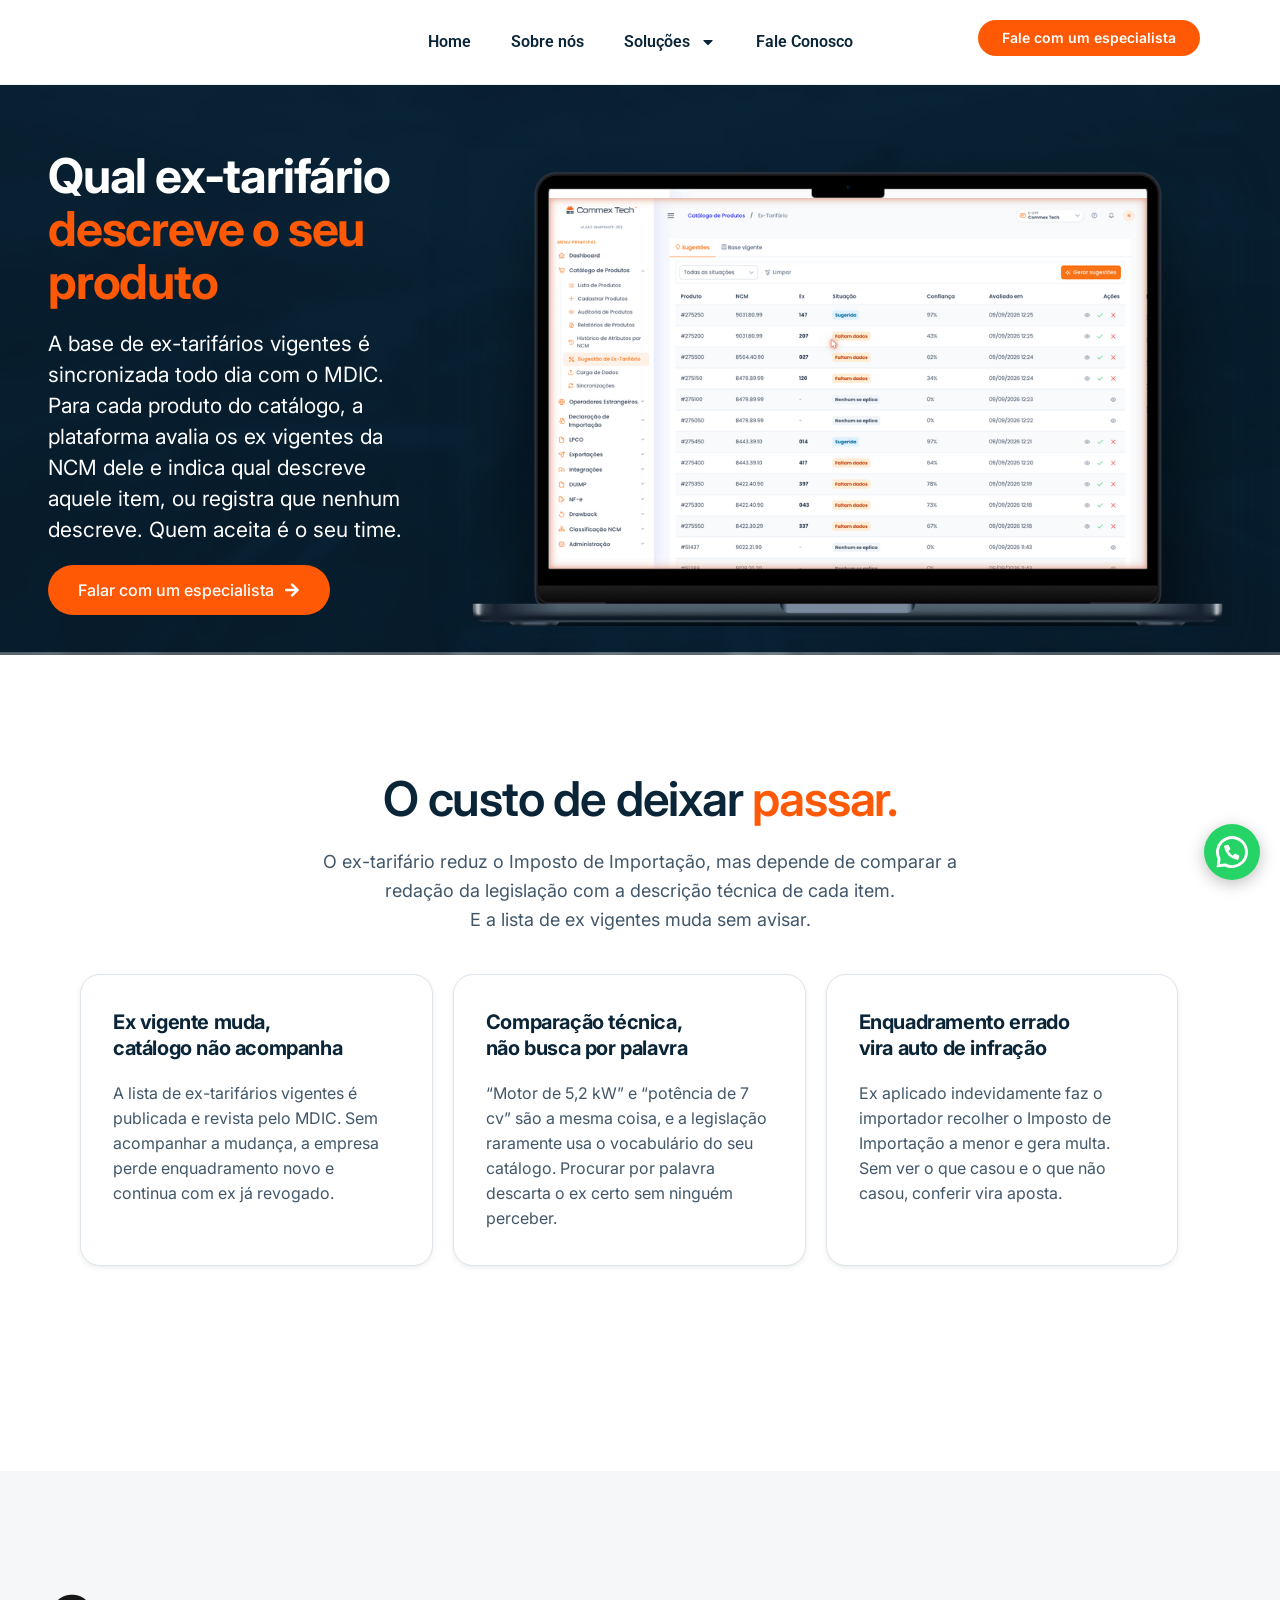
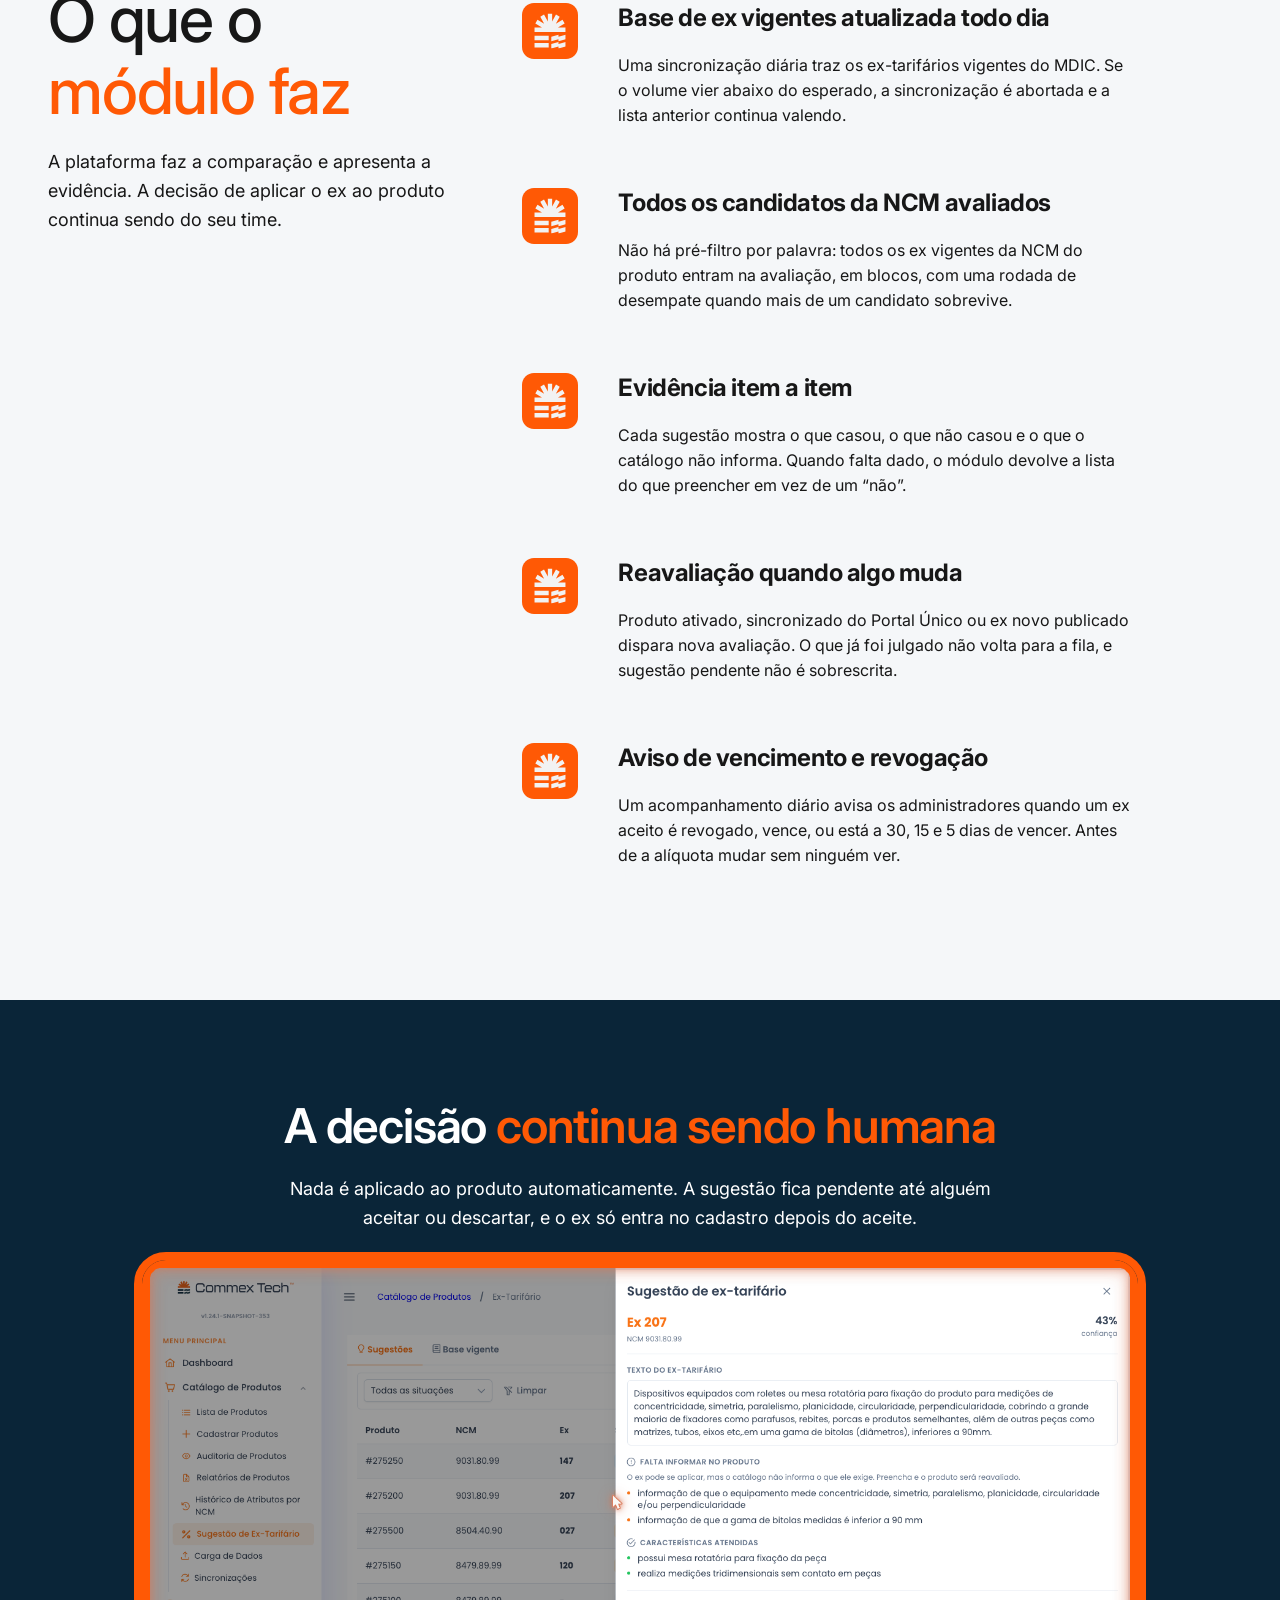
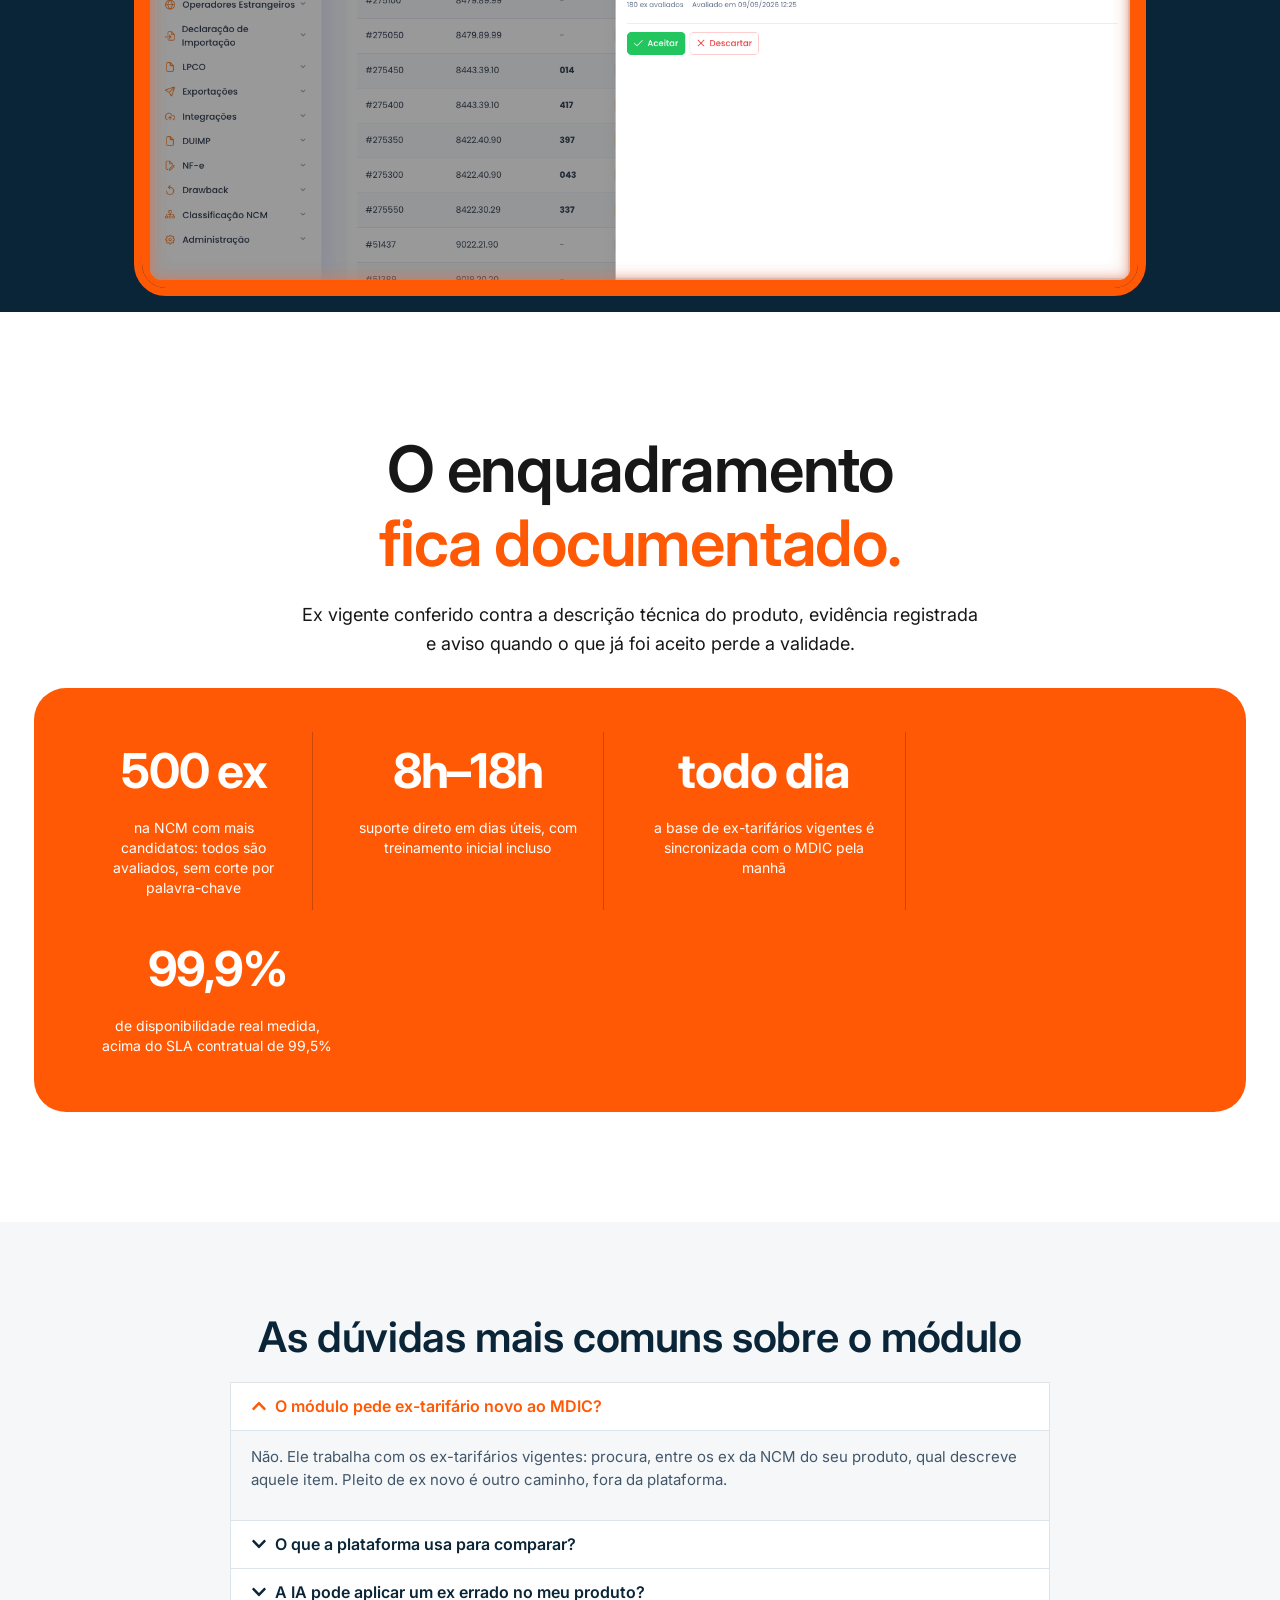
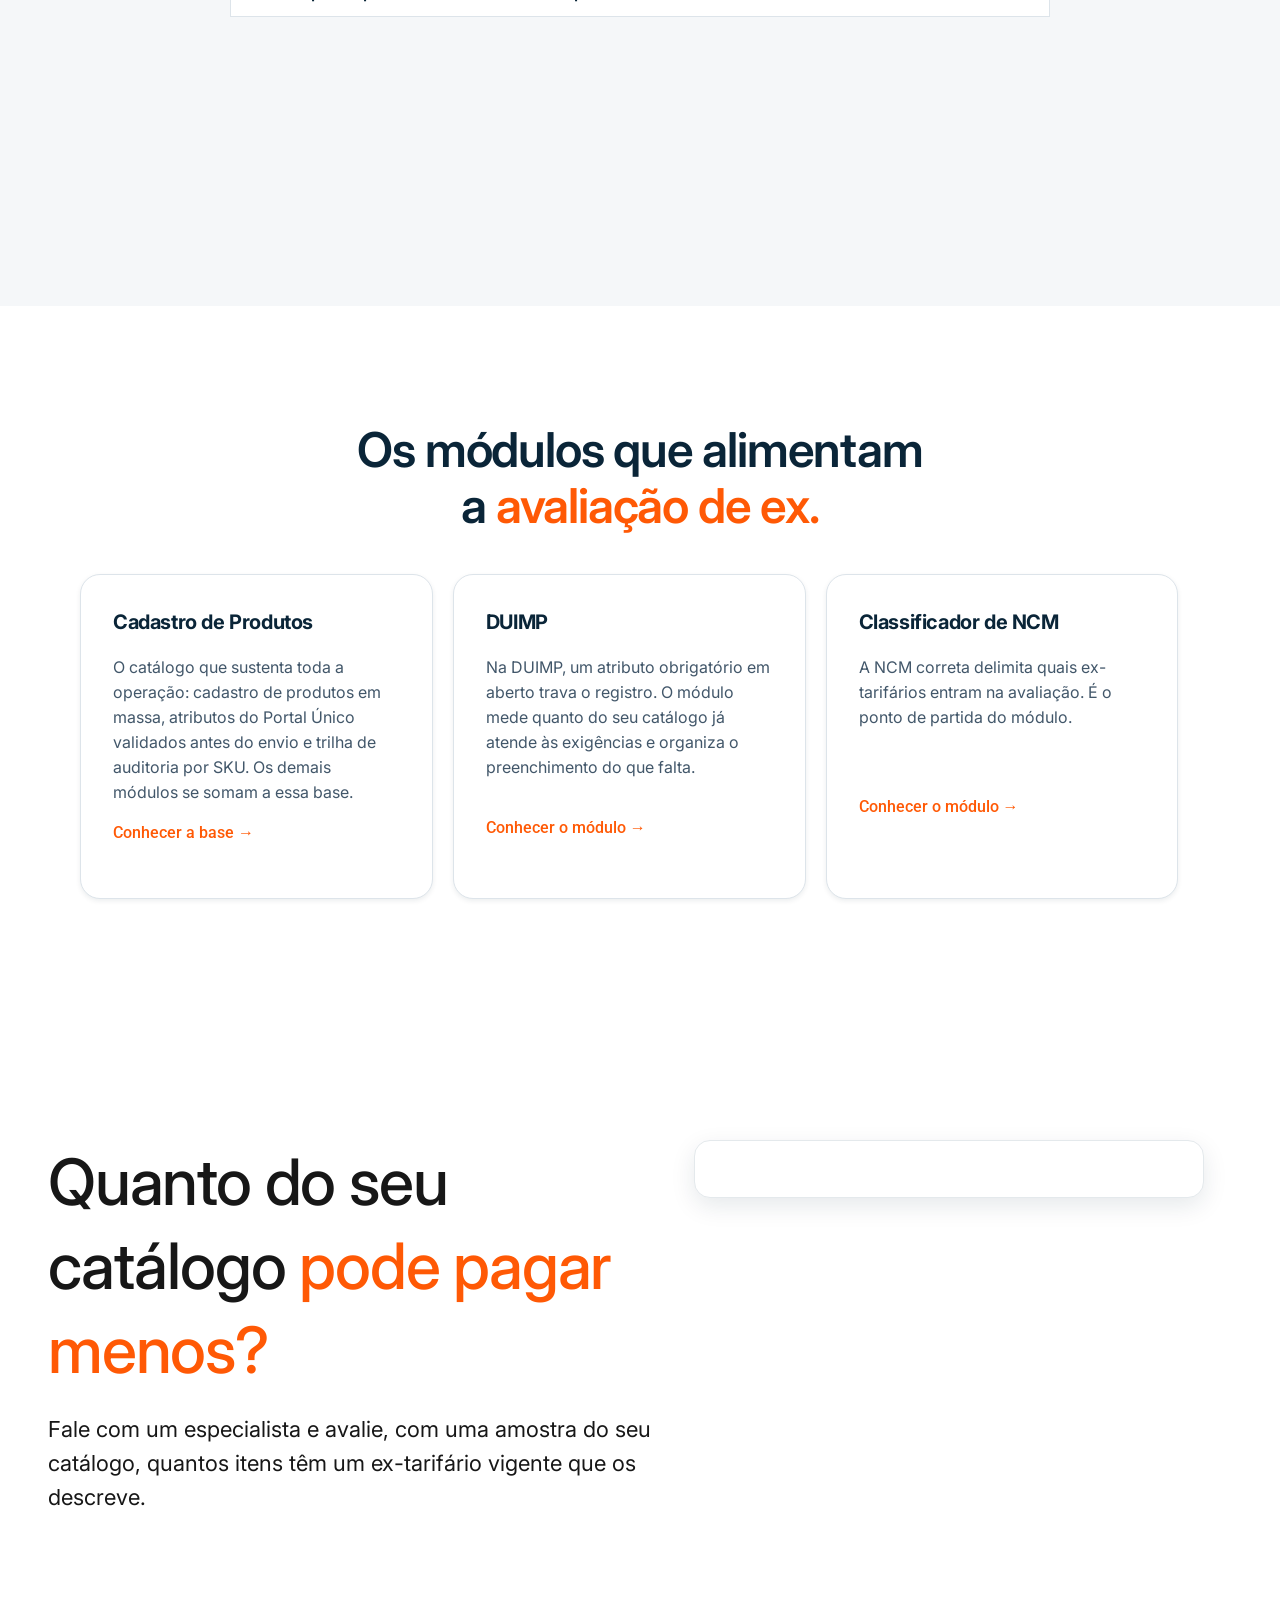
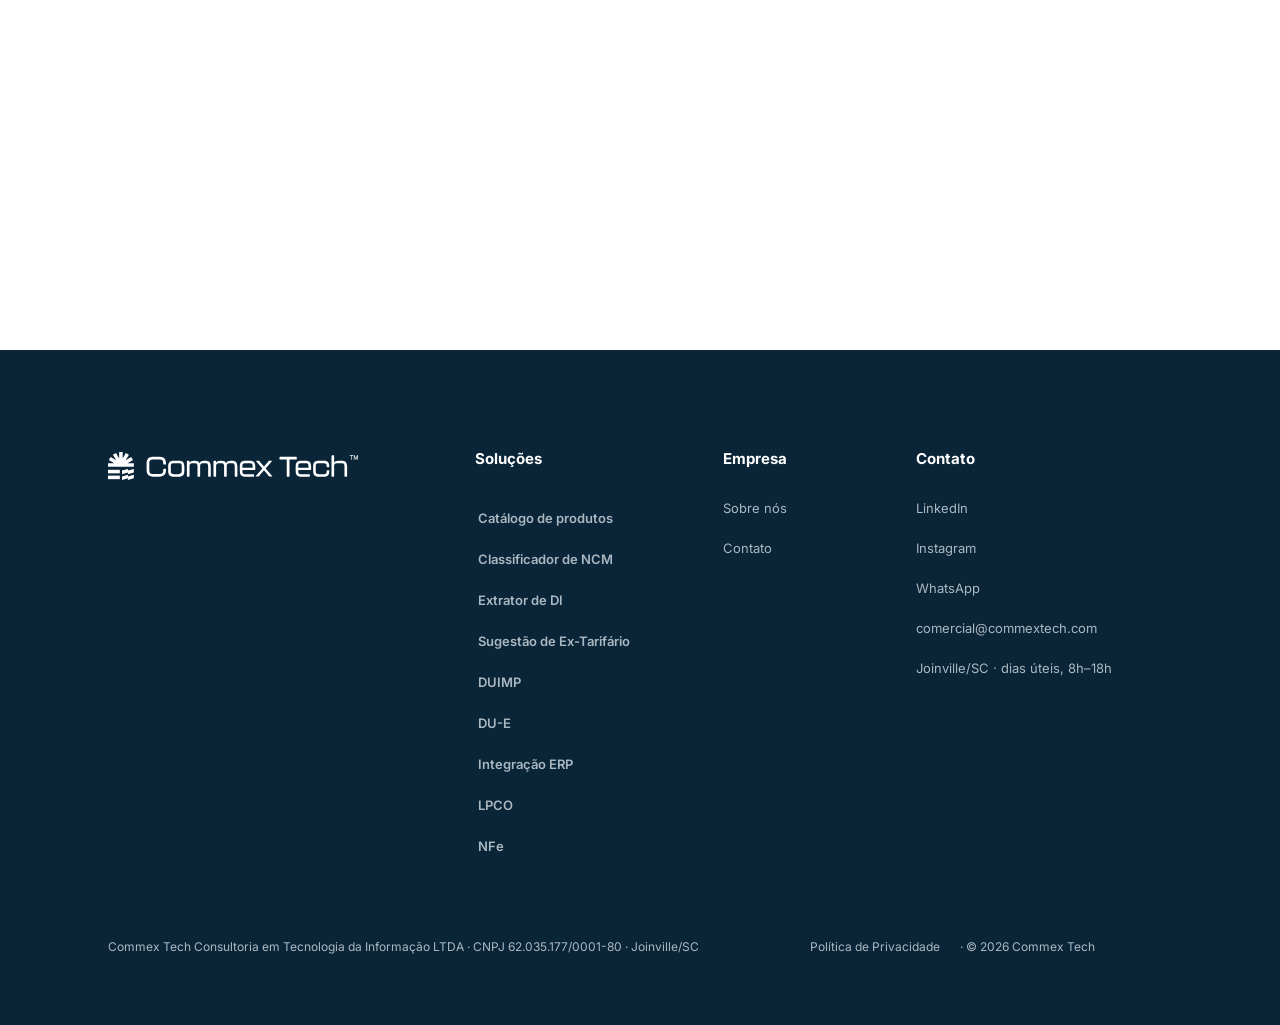
<file: ex-tarifario.html>
<!doctype html>
<html lang="pt-BR">
<head>
	<meta charset="UTF-8">
	<meta name="viewport" content="width=device-width, initial-scale=1">
	<title>Sugestão de Ex-Tarifário — Commex Tech</title>
<meta name="description" content="Para cada produto do catálogo, a plataforma avalia os ex-tarifários vigentes da NCM e indica qual descreve aquele item, com a evidência do que casou e do que não casou.">
<style id="wp-img-auto-sizes-contain-inline-css">
img:is([sizes=auto i],[sizes^="auto," i]){contain-intrinsic-size:3000px 1500px}
/*# sourceURL=wp-img-auto-sizes-contain-inline-css */
</style>
<style id="global-styles-inline-css">
:root{--wp--preset--aspect-ratio--square: 1;--wp--preset--aspect-ratio--4-3: 4/3;--wp--preset--aspect-ratio--3-4: 3/4;--wp--preset--aspect-ratio--3-2: 3/2;--wp--preset--aspect-ratio--2-3: 2/3;--wp--preset--aspect-ratio--16-9: 16/9;--wp--preset--aspect-ratio--9-16: 9/16;--wp--preset--color--black: #000000;--wp--preset--color--cyan-bluish-gray: #abb8c3;--wp--preset--color--white: #ffffff;--wp--preset--color--pale-pink: #f78da7;--wp--preset--color--vivid-red: #cf2e2e;--wp--preset--color--luminous-vivid-orange: #ff6900;--wp--preset--color--luminous-vivid-amber: #fcb900;--wp--preset--color--light-green-cyan: #7bdcb5;--wp--preset--color--vivid-green-cyan: #00d084;--wp--preset--color--pale-cyan-blue: #8ed1fc;--wp--preset--color--vivid-cyan-blue: #0693e3;--wp--preset--color--vivid-purple: #9b51e0;--wp--preset--gradient--vivid-cyan-blue-to-vivid-purple: linear-gradient(135deg,rgb(6,147,227) 0%,rgb(155,81,224) 100%);--wp--preset--gradient--light-green-cyan-to-vivid-green-cyan: linear-gradient(135deg,rgb(122,220,180) 0%,rgb(0,208,130) 100%);--wp--preset--gradient--luminous-vivid-amber-to-luminous-vivid-orange: linear-gradient(135deg,rgb(252,185,0) 0%,rgb(255,105,0) 100%);--wp--preset--gradient--luminous-vivid-orange-to-vivid-red: linear-gradient(135deg,rgb(255,105,0) 0%,rgb(207,46,46) 100%);--wp--preset--gradient--very-light-gray-to-cyan-bluish-gray: linear-gradient(135deg,rgb(238,238,238) 0%,rgb(169,184,195) 100%);--wp--preset--gradient--cool-to-warm-spectrum: linear-gradient(135deg,rgb(74,234,220) 0%,rgb(151,120,209) 20%,rgb(207,42,186) 40%,rgb(238,44,130) 60%,rgb(251,105,98) 80%,rgb(254,248,76) 100%);--wp--preset--gradient--blush-light-purple: linear-gradient(135deg,rgb(255,206,236) 0%,rgb(152,150,240) 100%);--wp--preset--gradient--blush-bordeaux: linear-gradient(135deg,rgb(254,205,165) 0%,rgb(254,45,45) 50%,rgb(107,0,62) 100%);--wp--preset--gradient--luminous-dusk: linear-gradient(135deg,rgb(255,203,112) 0%,rgb(199,81,192) 50%,rgb(65,88,208) 100%);--wp--preset--gradient--pale-ocean: linear-gradient(135deg,rgb(255,245,203) 0%,rgb(182,227,212) 50%,rgb(51,167,181) 100%);--wp--preset--gradient--electric-grass: linear-gradient(135deg,rgb(202,248,128) 0%,rgb(113,206,126) 100%);--wp--preset--gradient--midnight: linear-gradient(135deg,rgb(2,3,129) 0%,rgb(40,116,252) 100%);--wp--preset--font-size--small: 13px;--wp--preset--font-size--medium: 20px;--wp--preset--font-size--large: 36px;--wp--preset--font-size--x-large: 42px;--wp--preset--spacing--20: 0.44rem;--wp--preset--spacing--30: 0.67rem;--wp--preset--spacing--40: 1rem;--wp--preset--spacing--50: 1.5rem;--wp--preset--spacing--60: 2.25rem;--wp--preset--spacing--70: 3.38rem;--wp--preset--spacing--80: 5.06rem;--wp--preset--shadow--natural: 6px 6px 9px rgba(0, 0, 0, 0.2);--wp--preset--shadow--deep: 12px 12px 50px rgba(0, 0, 0, 0.4);--wp--preset--shadow--sharp: 6px 6px 0px rgba(0, 0, 0, 0.2);--wp--preset--shadow--outlined: 6px 6px 0px -3px rgb(255, 255, 255), 6px 6px rgb(0, 0, 0);--wp--preset--shadow--crisp: 6px 6px 0px rgb(0, 0, 0);}.wp-block-button{--wp--preset--dimension--25: 25%;--wp--preset--dimension--50: 50%;--wp--preset--dimension--75: 75%;--wp--preset--dimension--100: 100%;}:root { --wp--style--global--content-size: 800px;--wp--style--global--wide-size: 1200px; }:where(body) { margin: 0; }.wp-site-blocks > .alignleft { float: left; margin-right: 2em; }.wp-site-blocks > .alignright { float: right; margin-left: 2em; }.wp-site-blocks > .aligncenter { justify-content: center; margin-left: auto; margin-right: auto; }:where(.wp-site-blocks) > * { margin-block-start: 24px; margin-block-end: 0; }:where(.wp-site-blocks) > :first-child { margin-block-start: 0; }:where(.wp-site-blocks) > :last-child { margin-block-end: 0; }:root { --wp--style--block-gap: 24px; }:root :where(.is-layout-flow) > :first-child{margin-block-start: 0;}:root :where(.is-layout-flow) > :last-child{margin-block-end: 0;}:root :where(.is-layout-flow) > *{margin-block-start: 24px;margin-block-end: 0;}:root :where(.is-layout-constrained) > :first-child{margin-block-start: 0;}:root :where(.is-layout-constrained) > :last-child{margin-block-end: 0;}:root :where(.is-layout-constrained) > *{margin-block-start: 24px;margin-block-end: 0;}:root :where(.is-layout-flex){gap: 24px;}:root :where(.is-layout-grid){gap: 24px;}.is-layout-flow > .alignleft{float: left;margin-inline-start: 0;margin-inline-end: 2em;}.is-layout-flow > .alignright{float: right;margin-inline-start: 2em;margin-inline-end: 0;}.is-layout-flow > .aligncenter{margin-left: auto !important;margin-right: auto !important;}.is-layout-constrained > .alignleft{float: left;margin-inline-start: 0;margin-inline-end: 2em;}.is-layout-constrained > .alignright{float: right;margin-inline-start: 2em;margin-inline-end: 0;}.is-layout-constrained > .aligncenter{margin-left: auto !important;margin-right: auto !important;}.is-layout-constrained > :where(:not(.alignleft):not(.alignright):not(.alignfull)){max-width: var(--wp--style--global--content-size);margin-left: auto !important;margin-right: auto !important;}.is-layout-constrained > .alignwide{max-width: var(--wp--style--global--wide-size);}body .is-layout-flex{display: flex;}.is-layout-flex{flex-wrap: wrap;align-items: center;}.is-layout-flex > :is(*, div){margin: 0;}body .is-layout-grid{display: grid;}.is-layout-grid > :is(*, div){margin: 0;}body{padding-top: 0px;padding-right: 0px;padding-bottom: 0px;padding-left: 0px;}:root :where(.wp-element-button, .wp-block-button__link){background-color: #32373c;border-width: 0;color: #fff;font-family: inherit;font-size: inherit;font-style: inherit;font-weight: inherit;letter-spacing: inherit;line-height: inherit;padding-top: calc(0.667em + 2px);padding-right: calc(1.333em + 2px);padding-bottom: calc(0.667em + 2px);padding-left: calc(1.333em + 2px);text-decoration: none;text-transform: inherit;}.has-black-color{color: var(--wp--preset--color--black) !important;}.has-cyan-bluish-gray-color{color: var(--wp--preset--color--cyan-bluish-gray) !important;}.has-white-color{color: var(--wp--preset--color--white) !important;}.has-pale-pink-color{color: var(--wp--preset--color--pale-pink) !important;}.has-vivid-red-color{color: var(--wp--preset--color--vivid-red) !important;}.has-luminous-vivid-orange-color{color: var(--wp--preset--color--luminous-vivid-orange) !important;}.has-luminous-vivid-amber-color{color: var(--wp--preset--color--luminous-vivid-amber) !important;}.has-light-green-cyan-color{color: var(--wp--preset--color--light-green-cyan) !important;}.has-vivid-green-cyan-color{color: var(--wp--preset--color--vivid-green-cyan) !important;}.has-pale-cyan-blue-color{color: var(--wp--preset--color--pale-cyan-blue) !important;}.has-vivid-cyan-blue-color{color: var(--wp--preset--color--vivid-cyan-blue) !important;}.has-vivid-purple-color{color: var(--wp--preset--color--vivid-purple) !important;}.has-black-background-color{background-color: var(--wp--preset--color--black) !important;}.has-cyan-bluish-gray-background-color{background-color: var(--wp--preset--color--cyan-bluish-gray) !important;}.has-white-background-color{background-color: var(--wp--preset--color--white) !important;}.has-pale-pink-background-color{background-color: var(--wp--preset--color--pale-pink) !important;}.has-vivid-red-background-color{background-color: var(--wp--preset--color--vivid-red) !important;}.has-luminous-vivid-orange-background-color{background-color: var(--wp--preset--color--luminous-vivid-orange) !important;}.has-luminous-vivid-amber-background-color{background-color: var(--wp--preset--color--luminous-vivid-amber) !important;}.has-light-green-cyan-background-color{background-color: var(--wp--preset--color--light-green-cyan) !important;}.has-vivid-green-cyan-background-color{background-color: var(--wp--preset--color--vivid-green-cyan) !important;}.has-pale-cyan-blue-background-color{background-color: var(--wp--preset--color--pale-cyan-blue) !important;}.has-vivid-cyan-blue-background-color{background-color: var(--wp--preset--color--vivid-cyan-blue) !important;}.has-vivid-purple-background-color{background-color: var(--wp--preset--color--vivid-purple) !important;}.has-black-border-color{border-color: var(--wp--preset--color--black) !important;}.has-cyan-bluish-gray-border-color{border-color: var(--wp--preset--color--cyan-bluish-gray) !important;}.has-white-border-color{border-color: var(--wp--preset--color--white) !important;}.has-pale-pink-border-color{border-color: var(--wp--preset--color--pale-pink) !important;}.has-vivid-red-border-color{border-color: var(--wp--preset--color--vivid-red) !important;}.has-luminous-vivid-orange-border-color{border-color: var(--wp--preset--color--luminous-vivid-orange) !important;}.has-luminous-vivid-amber-border-color{border-color: var(--wp--preset--color--luminous-vivid-amber) !important;}.has-light-green-cyan-border-color{border-color: var(--wp--preset--color--light-green-cyan) !important;}.has-vivid-green-cyan-border-color{border-color: var(--wp--preset--color--vivid-green-cyan) !important;}.has-pale-cyan-blue-border-color{border-color: var(--wp--preset--color--pale-cyan-blue) !important;}.has-vivid-cyan-blue-border-color{border-color: var(--wp--preset--color--vivid-cyan-blue) !important;}.has-vivid-purple-border-color{border-color: var(--wp--preset--color--vivid-purple) !important;}.has-vivid-cyan-blue-to-vivid-purple-gradient-background{background: var(--wp--preset--gradient--vivid-cyan-blue-to-vivid-purple) !important;}.has-light-green-cyan-to-vivid-green-cyan-gradient-background{background: var(--wp--preset--gradient--light-green-cyan-to-vivid-green-cyan) !important;}.has-luminous-vivid-amber-to-luminous-vivid-orange-gradient-background{background: var(--wp--preset--gradient--luminous-vivid-amber-to-luminous-vivid-orange) !important;}.has-luminous-vivid-orange-to-vivid-red-gradient-background{background: var(--wp--preset--gradient--luminous-vivid-orange-to-vivid-red) !important;}.has-very-light-gray-to-cyan-bluish-gray-gradient-background{background: var(--wp--preset--gradient--very-light-gray-to-cyan-bluish-gray) !important;}.has-cool-to-warm-spectrum-gradient-background{background: var(--wp--preset--gradient--cool-to-warm-spectrum) !important;}.has-blush-light-purple-gradient-background{background: var(--wp--preset--gradient--blush-light-purple) !important;}.has-blush-bordeaux-gradient-background{background: var(--wp--preset--gradient--blush-bordeaux) !important;}.has-luminous-dusk-gradient-background{background: var(--wp--preset--gradient--luminous-dusk) !important;}.has-pale-ocean-gradient-background{background: var(--wp--preset--gradient--pale-ocean) !important;}.has-electric-grass-gradient-background{background: var(--wp--preset--gradient--electric-grass) !important;}.has-midnight-gradient-background{background: var(--wp--preset--gradient--midnight) !important;}.has-small-font-size{font-size: var(--wp--preset--font-size--small) !important;}.has-medium-font-size{font-size: var(--wp--preset--font-size--medium) !important;}.has-large-font-size{font-size: var(--wp--preset--font-size--large) !important;}.has-x-large-font-size{font-size: var(--wp--preset--font-size--x-large) !important;}
:root :where(.wp-block-icon svg){width: 24px;}
:root :where(.wp-block-pullquote){font-size: 1.5em;line-height: 1.6;}
/*# sourceURL=global-styles-inline-css */
</style>
<link rel='stylesheet' id='hello-elementor-css' href='assets/css/hello-reset.css' media='all' />
<link rel='stylesheet' id='hello-elementor-theme-style-css' href='assets/css/hello-theme.css' media='all' />
<link rel='stylesheet' id='hello-elementor-header-footer-css' href='assets/css/hello-header-footer.css' media='all' />
<link rel='stylesheet' id='elementor-frontend-css' href='assets/css/elementor-frontend.min.css' media='all' />
<style id="elementor-frontend-inline-css">
.e-heading-base a, .e-paragraph-base a { all: unset; cursor: pointer; }form[data-element_type="e-form"].form-state-success [data-element_type="e-form-success-message"],form[data-element_type="e-form"].form-state-error [data-element_type="e-form-error-message"]{ display: block; }
.e-form-textarea-base:not([data-resizable]) { resize: none; } .e-form-submit-button-base { cursor: pointer; box-sizing: border-box; }
/*# sourceURL=elementor-frontend-inline-css */
</style>
<link rel='stylesheet' id='elementor-post-16-css' href='assets/css/post-16.css' media='all' />
<link rel='stylesheet' id='widget-image-css' href='assets/css/elementor-widget-image.min.css' media='all' />
<link rel='stylesheet' id='widget-nav-menu-css' href='assets/css/pro-widget-nav-menu.min.css' media='all' />
<link rel='stylesheet' id='e-sticky-css' href='assets/css/pro-sticky.min.css' media='all' />
<link rel='stylesheet' id='widget-heading-css' href='assets/css/elementor-widget-heading.min.css' media='all' />
<link rel='stylesheet' id='widget-divider-css' href='assets/css/elementor-widget-divider.min.css' media='all' />
<link rel='stylesheet' id='widget-accordion-css' href='assets/css/elementor-widget-accordion.min.css' media='all' />
<link rel='stylesheet' id='elementor-post-116-css' href='assets/css/post-116.css' media='all' />
<link rel='stylesheet' id='base-desktop-css' href='assets/css/base-desktop.css' media='all' />
<link rel='stylesheet' id='base-mobile-css' href='assets/css/base-mobile.css' media='(max-width:767px)' />
<link rel='stylesheet' id='elementor-post-261-css' href='assets/css/post-261.css' media='all' />
<link rel='stylesheet' id='elementor-post-288-css' href='assets/css/post-288.css' media='all' />
<link rel='stylesheet' id='elementor-gf-roboto-css' href='https://fonts.googleapis.com/css?family=Roboto:100,100italic,200,200italic,300,300italic,400,400italic,500,500italic,600,600italic,700,700italic,800,800italic,900,900italic&#038;display=auto' media='all' />
<link rel='stylesheet' id='elementor-gf-robotoslab-css' href='https://fonts.googleapis.com/css?family=Roboto+Slab:100,100italic,200,200italic,300,300italic,400,400italic,500,500italic,600,600italic,700,700italic,800,800italic,900,900italic&#038;display=auto' media='all' />
<link rel='stylesheet' id='elementor-gf-inter-css' href='https://fonts.googleapis.com/css?family=Inter:100,100italic,200,200italic,300,300italic,400,400italic,500,500italic,600,600italic,700,700italic,800,800italic,900,900italic&#038;display=auto' media='all' />
<script id="jquery-core-js" src="assets/js/jquery.min.js"></script>
<script id="jquery-migrate-js" src="assets/js/jquery-migrate.min.js"></script>
			<style>
				.e-con.e-parent:nth-of-type(n+4):not(.e-lazyloaded):not(.e-no-lazyload),
				.e-con.e-parent:nth-of-type(n+4):not(.e-lazyloaded):not(.e-no-lazyload) * {
					background-image: none !important;
				}
				@media screen and (max-height: 1024px) {
					.e-con.e-parent:nth-of-type(n+3):not(.e-lazyloaded):not(.e-no-lazyload),
					.e-con.e-parent:nth-of-type(n+3):not(.e-lazyloaded):not(.e-no-lazyload) * {
						background-image: none !important;
					}
				}
				@media screen and (max-height: 640px) {
					.e-con.e-parent:nth-of-type(n+2):not(.e-lazyloaded):not(.e-no-lazyload),
					.e-con.e-parent:nth-of-type(n+2):not(.e-lazyloaded):not(.e-no-lazyload) * {
						background-image: none !important;
					}
				}
			</style>
			<link rel="icon" href="assets/img/cropped-FAVICON-32x32.png" sizes="32x32" />
<link rel="icon" href="assets/img/cropped-FAVICON-192x192.png" sizes="192x192" />
<link rel="apple-touch-icon" href="assets/img/cropped-FAVICON-180x180.png" />
<meta name="msapplication-TileImage" content="assets/img/cropped-FAVICON-270x270.png" />
</head>
<!-- Copy baseada na spec do vault (04 - Regras de Negócio/Sugestão de Ex-Tarifário por IA); capturas tiradas do portal em 10/09/2026. -->
<body class="wp-singular page-template page-template-elementor_header_footer page page-id-116 wp-custom-logo wp-embed-responsive wp-theme-hello-elementor hello-elementor-default elementor-default elementor-template-full-width elementor-kit-16 elementor-page elementor-page-116">

<a class="skip-link screen-reader-text" href="#content">Ir para o conteúdo</a>

		<header data-elementor-type="header" data-elementor-id="261" class="elementor elementor-261 elementor-location-header" data-elementor-post-type="elementor_library">
			<header class="elementor-element elementor-element-4142ab73 e-flex e-con-boxed e-con e-parent" data-id="4142ab73" data-element_type="container" data-e-type="container" data-settings="{&quot;background_background&quot;:&quot;classic&quot;,&quot;sticky&quot;:&quot;top&quot;,&quot;sticky_on&quot;:[&quot;desktop&quot;,&quot;tablet&quot;,&quot;mobile&quot;],&quot;sticky_offset&quot;:0,&quot;sticky_effects_offset&quot;:0,&quot;sticky_anchor_link_offset&quot;:0}">
					<div class="e-con-inner">
		<div class="elementor-element elementor-element-62e94775 e-con-full e-flex e-con e-child" data-id="62e94775" data-element_type="container" data-e-type="container">
		<div class="elementor-element elementor-element-63793621 e-con-full e-flex e-con e-child" data-id="63793621" data-element_type="container" data-e-type="container">
				<div class="elementor-element elementor-element-28edce0b elementor-widget elementor-widget-image" data-id="28edce0b" data-element_type="widget" data-e-type="widget" data-widget_type="image.default">
															<img width="305" height="34" src="assets/img/Commex-Tech.svg" class="attachment-full size-full wp-image-263" alt="" />															</div>
				</div>
		<div class="elementor-element elementor-element-7af0783a e-con-full e-flex e-con e-child" data-id="7af0783a" data-element_type="container" data-e-type="container">
				<div class="elementor-element elementor-element-230fde95 elementor-nav-menu__align-center elementor-nav-menu--stretch elementor-nav-menu--dropdown-tablet elementor-nav-menu__text-align-aside elementor-nav-menu--toggle elementor-nav-menu--burger elementor-widget elementor-widget-nav-menu" data-id="230fde95" data-element_type="widget" data-e-type="widget" data-settings="{&quot;full_width&quot;:&quot;stretch&quot;,&quot;layout&quot;:&quot;horizontal&quot;,&quot;submenu_icon&quot;:{&quot;value&quot;:&quot;&lt;svg aria-hidden=\&quot;true\&quot; class=\&quot;e-font-icon-svg e-fas-caret-down\&quot; viewBox=\&quot;0 0 320 512\&quot; xmlns=\&quot;http:\/\/www.w3.org\/2000\/svg\&quot;&gt;&lt;path d=\&quot;M31.3 192h257.3c17.8 0 26.7 21.5 14.1 34.1L174.1 354.8c-7.8 7.8-20.5 7.8-28.3 0L17.2 226.1C4.6 213.5 13.5 192 31.3 192z\&quot;&gt;&lt;\/path&gt;&lt;\/svg&gt;&quot;,&quot;library&quot;:&quot;fa-solid&quot;},&quot;toggle&quot;:&quot;burger&quot;}" data-widget_type="nav-menu.default">
								<nav aria-label="Menu" class="elementor-nav-menu--main elementor-nav-menu__container elementor-nav-menu--layout-horizontal e--pointer-underline e--animation-fade">
				<ul id="menu-1-230fde95" class="elementor-nav-menu"><li class="menu-item menu-item-type-post_type menu-item-object-page menu-item-home menu-item-265"><a href="index.html" class="elementor-item">Home</a></li>
<li class="menu-item menu-item-type-post_type menu-item-object-page menu-item-266"><a href="sobre.html" class="elementor-item">Sobre nós</a></li>
<li class="menu-item menu-item-type-custom menu-item-object-custom current-menu-ancestor current-menu-parent menu-item-has-children menu-item-267"><a class="elementor-item">Soluções</a>
<ul class="sub-menu elementor-nav-menu--dropdown">
	<li class="menu-item menu-item-type-post_type menu-item-object-page menu-item-270"><a href="cadastro-de-produtos.html" class="elementor-sub-item">Catálogo de produtos</a></li>
	<li class="menu-item menu-item-type-post_type menu-item-object-page current-menu-item page_item page-item-116 current_page_item menu-item-274"><a href="ncm.html" aria-current="page" class="elementor-sub-item elementor-item-active">Classificador de NCM</a></li>
	<li class="menu-item menu-item-type-post_type menu-item-object-page menu-item-901"><a href="extrator-di.html" class="elementor-sub-item">Extrator de DI</a></li>
	<li class="menu-item menu-item-type-post_type menu-item-object-page menu-item-902"><a href="ex-tarifario.html" class="elementor-sub-item">Sugestão de Ex-Tarifário</a></li>
	<li class="menu-item menu-item-type-post_type menu-item-object-page menu-item-273"><a href="duimp.html" class="elementor-sub-item">DUIMP</a></li>
	<li class="menu-item menu-item-type-post_type menu-item-object-page menu-item-272"><a href="du-e.html" class="elementor-sub-item">DU-E</a></li>
	<li class="menu-item menu-item-type-post_type menu-item-object-page menu-item-271"><a href="integracoes.html" class="elementor-sub-item">Integração ERP</a></li>
	<li class="menu-item menu-item-type-post_type menu-item-object-page menu-item-269"><a href="lpco.html" class="elementor-sub-item">LPCO</a></li>
	<li class="menu-item menu-item-type-post_type menu-item-object-page menu-item-268"><a href="nfe.html" class="elementor-sub-item">NFe</a></li>
</ul>
</li>
<li class="menu-item menu-item-type-post_type menu-item-object-page menu-item-281"><a href="contato.html" class="elementor-item">Fale Conosco</a></li>
</ul>			</nav>
					<div class="elementor-menu-toggle" role="button" tabindex="0" aria-label="Menu Toggle" aria-expanded="false">
			<svg aria-hidden="true" role="presentation" class="elementor-menu-toggle__icon--open e-font-icon-svg e-eicon-menu-bar" viewBox="0 0 1000 1000" xmlns="http://www.w3.org/2000/svg"><path d="M104 333H896C929 333 958 304 958 271S929 208 896 208H104C71 208 42 237 42 271S71 333 104 333ZM104 583H896C929 583 958 554 958 521S929 458 896 458H104C71 458 42 487 42 521S71 583 104 583ZM104 833H896C929 833 958 804 958 771S929 708 896 708H104C71 708 42 737 42 771S71 833 104 833Z"></path></svg><svg aria-hidden="true" role="presentation" class="elementor-menu-toggle__icon--close e-font-icon-svg e-eicon-close" viewBox="0 0 1000 1000" xmlns="http://www.w3.org/2000/svg"><path d="M742 167L500 408 258 167C246 154 233 150 217 150 196 150 179 158 167 167 154 179 150 196 150 212 150 229 154 242 171 254L408 500 167 742C138 771 138 800 167 829 196 858 225 858 254 829L496 587 738 829C750 842 767 846 783 846 800 846 817 842 829 829 842 817 846 804 846 783 846 767 842 750 829 737L588 500 833 258C863 229 863 200 833 171 804 137 775 137 742 167Z"></path></svg>		</div>
					<nav class="elementor-nav-menu--dropdown elementor-nav-menu__container" aria-hidden="true">
				<ul id="menu-2-230fde95" class="elementor-nav-menu"><li class="menu-item menu-item-type-post_type menu-item-object-page menu-item-home menu-item-265"><a href="index.html" class="elementor-item" tabindex="-1">Home</a></li>
<li class="menu-item menu-item-type-post_type menu-item-object-page menu-item-266"><a href="sobre.html" class="elementor-item" tabindex="-1">Sobre nós</a></li>
<li class="menu-item menu-item-type-custom menu-item-object-custom current-menu-ancestor current-menu-parent menu-item-has-children menu-item-267"><a class="elementor-item" tabindex="-1">Soluções</a>
<ul class="sub-menu elementor-nav-menu--dropdown">
	<li class="menu-item menu-item-type-post_type menu-item-object-page menu-item-270"><a href="cadastro-de-produtos.html" class="elementor-sub-item" tabindex="-1">Catálogo de produtos</a></li>
	<li class="menu-item menu-item-type-post_type menu-item-object-page current-menu-item page_item page-item-116 current_page_item menu-item-274"><a href="ncm.html" aria-current="page" class="elementor-sub-item elementor-item-active" tabindex="-1">Classificador de NCM</a></li>
	<li class="menu-item menu-item-type-post_type menu-item-object-page menu-item-901"><a href="extrator-di.html" class="elementor-sub-item" tabindex="-1">Extrator de DI</a></li>
	<li class="menu-item menu-item-type-post_type menu-item-object-page menu-item-902"><a href="ex-tarifario.html" class="elementor-sub-item" tabindex="-1">Sugestão de Ex-Tarifário</a></li>
	<li class="menu-item menu-item-type-post_type menu-item-object-page menu-item-273"><a href="duimp.html" class="elementor-sub-item" tabindex="-1">DUIMP</a></li>
	<li class="menu-item menu-item-type-post_type menu-item-object-page menu-item-272"><a href="du-e.html" class="elementor-sub-item" tabindex="-1">DU-E</a></li>
	<li class="menu-item menu-item-type-post_type menu-item-object-page menu-item-271"><a href="integracoes.html" class="elementor-sub-item" tabindex="-1">Integração ERP</a></li>
	<li class="menu-item menu-item-type-post_type menu-item-object-page menu-item-269"><a href="lpco.html" class="elementor-sub-item" tabindex="-1">LPCO</a></li>
	<li class="menu-item menu-item-type-post_type menu-item-object-page menu-item-268"><a href="nfe.html" class="elementor-sub-item" tabindex="-1">NFe</a></li>
</ul>
</li>
<li class="menu-item menu-item-type-post_type menu-item-object-page menu-item-281"><a href="contato.html" class="elementor-item" tabindex="-1">Fale Conosco</a></li>
</ul>			</nav>
						</div>
				</div>
		<div class="elementor-element elementor-element-749b7960 e-con-full e-flex e-con e-child" data-id="749b7960" data-element_type="container" data-e-type="container">
				<div class="elementor-element elementor-element-575684f1 elementor-align-right elementor-tablet-align-right elementor-mobile-align-center elementor-widget__width-auto elementor-widget elementor-widget-button" data-id="575684f1" data-element_type="widget" data-e-type="widget" data-widget_type="button.default">
										<a class="elementor-button elementor-button-link elementor-size-sm" href="https://wa.me/5547999744290?text=Ol%C3%A1%2C%20vim%20do%20site%20da%20Commex%20Tech%20e%20gostaria%20de%20mais%20informa%C3%A7%C3%B5es" target="_blank">
						<span class="elementor-button-content-wrapper">
									<span class="elementor-button-text">Fale com um especialista</span>
					</span>
					</a>
								</div>
				</div>
				</div>
					</div>
				</header>
				</header>
				<div data-elementor-type="wp-page" data-elementor-id="116" class="elementor elementor-116" data-elementor-post-type="page">
				<section class="elementor-element elementor-element-a26122c e-flex e-con-boxed e-con e-parent" data-id="a26122c" data-element_type="container" data-e-type="container" data-settings="{&quot;background_background&quot;:&quot;classic&quot;}">
					<div class="e-con-inner">
		<div class="elementor-element elementor-element-53043b18 e-con-full e-flex e-con e-child" data-id="53043b18" data-element_type="container" data-e-type="container">
		<div class="elementor-element elementor-element-54ed3164 e-con-full e-flex e-con e-child" data-id="54ed3164" data-element_type="container" data-e-type="container">
				<div class="elementor-element elementor-element-16836fa elementor-widget elementor-widget-heading" data-id="16836fa" data-element_type="widget" data-e-type="widget" data-widget_type="heading.default">
					<h1 class="elementor-heading-title elementor-size-default">Qual ex-tarifário <span style="color:#FF5905">descreve o seu produto</span></h1>				</div>
				<div class="elementor-element elementor-element-4466dcec elementor-widget elementor-widget-text-editor" data-id="4466dcec" data-element_type="widget" data-e-type="widget" data-widget_type="text-editor.default">
									A base de ex-tarifários vigentes é sincronizada todo dia com o MDIC. Para cada produto do catálogo, a plataforma avalia os ex vigentes da NCM dele e indica qual descreve aquele item, ou registra que nenhum descreve. Quem aceita é o seu time.								</div>
				<div class="elementor-element elementor-element-346c8ce7 elementor-align-left elementor-tablet-align-center elementor-mobile-align-center elementor-widget elementor-widget-button" data-id="346c8ce7" data-element_type="widget" data-e-type="widget" data-widget_type="button.default">
										<a class="elementor-button elementor-button-link elementor-size-sm" href="https://wa.me/5547999744290?text=Ol%C3%A1%2C%20vim%20do%20site%20da%20Commex%20Tech%20e%20gostaria%20de%20mais%20informa%C3%A7%C3%B5es" target="_blank">
						<span class="elementor-button-content-wrapper">
						<span class="elementor-button-icon">
				<svg aria-hidden="true" class="e-font-icon-svg e-fas-arrow-right" viewBox="0 0 448 512" xmlns="http://www.w3.org/2000/svg"><path d="M190.5 66.9l22.2-22.2c9.4-9.4 24.6-9.4 33.9 0L441 239c9.4 9.4 9.4 24.6 0 33.9L246.6 467.3c-9.4 9.4-24.6 9.4-33.9 0l-22.2-22.2c-9.5-9.5-9.3-25 .4-34.3L311.4 296H24c-13.3 0-24-10.7-24-24v-32c0-13.3 10.7-24 24-24h287.4L190.9 101.2c-9.8-9.3-10-24.8-.4-34.3z"></path></svg>			</span>
									<span class="elementor-button-text">Falar com um especialista</span>
					</span>
					</a>
								</div>
				</div>
		<div class="elementor-element elementor-element-2db403b6 e-con-full e-flex e-con e-child" data-id="2db403b6" data-element_type="container" data-e-type="container">
				<div class="elementor-element elementor-element-1fa6c071 elementor-widget elementor-widget-image" data-id="1fa6c071" data-element_type="widget" data-e-type="widget" data-widget_type="image.default">
															<img decoding="async" width="1008" height="632" src="assets/img/ex-tarifario.png" class="attachment-full size-full" alt="Tela de Sugestão de Ex-Tarifário na plataforma Commex Tech" />															</div>
				</div>
		
				</div>
					</div>
				</section>
		<section class="elementor-element elementor-element-4ba98af5 e-flex e-con-boxed e-con e-parent" data-id="4ba98af5" data-element_type="container" data-e-type="container" data-settings="{&quot;background_background&quot;:&quot;classic&quot;}">
					<div class="e-con-inner">
		<div class="elementor-element elementor-element-4049653b e-con-full e-flex e-con e-child" data-id="4049653b" data-element_type="container" data-e-type="container">
		<div class="elementor-element elementor-element-5a3f55c8 e-con-full e-flex e-con e-child" data-id="5a3f55c8" data-element_type="container" data-e-type="container">
				<div class="elementor-element elementor-element-29a70559 elementor-widget__width-initial elementor-widget-tablet__width-inherit elementor-widget-mobile__width-inherit elementor-widget elementor-widget-heading" data-id="29a70559" data-element_type="widget" data-e-type="widget" data-widget_type="heading.default">
					<h2 class="elementor-heading-title elementor-size-default">O custo de deixar <span style="color:#FF5905">passar.</span></h2>				</div>
				<div class="elementor-element elementor-element-69d630b3 elementor-widget__width-initial elementor-widget-tablet__width-inherit elementor-widget-mobile__width-inherit elementor-widget elementor-widget-text-editor" data-id="69d630b3" data-element_type="widget" data-e-type="widget" data-widget_type="text-editor.default">
									O ex-tarifário reduz o Imposto de Importação, mas depende de comparar a<br>redação da legislação com a descrição técnica de cada item.<br>E a lista de ex vigentes muda sem avisar.								</div>
				</div>
		<div class="elementor-element elementor-element-5c2b458 e-con-full e-flex e-con e-child" data-id="5c2b458" data-element_type="container" data-e-type="container">
		<div class="elementor-element elementor-element-3b468b14 e-con-full e-flex e-con e-child" data-id="3b468b14" data-element_type="container" data-e-type="container" data-settings="{&quot;background_background&quot;:&quot;classic&quot;}">
				<div class="elementor-element elementor-element-5399f54f elementor-widget elementor-widget-heading" data-id="5399f54f" data-element_type="widget" data-e-type="widget" data-widget_type="heading.default">
					<h3 class="elementor-heading-title elementor-size-default">Ex vigente muda,<br>catálogo não acompanha</h3>				</div>
				<div class="elementor-element elementor-element-6b978448 elementor-widget elementor-widget-text-editor" data-id="6b978448" data-element_type="widget" data-e-type="widget" data-widget_type="text-editor.default">
									A lista de ex-tarifários vigentes é publicada e revista pelo MDIC. Sem acompanhar a mudança, a empresa perde enquadramento novo e continua com ex já revogado.								</div>
				</div>
		<div class="elementor-element elementor-element-53558d4c e-con-full e-flex e-con e-child" data-id="53558d4c" data-element_type="container" data-e-type="container" data-settings="{&quot;background_background&quot;:&quot;classic&quot;}">
				<div class="elementor-element elementor-element-7470cd49 elementor-widget elementor-widget-heading" data-id="7470cd49" data-element_type="widget" data-e-type="widget" data-widget_type="heading.default">
					<h3 class="elementor-heading-title elementor-size-default">Comparação técnica,<br>não busca por palavra</h3>				</div>
				<div class="elementor-element elementor-element-3210a29b elementor-widget elementor-widget-text-editor" data-id="3210a29b" data-element_type="widget" data-e-type="widget" data-widget_type="text-editor.default">
									“Motor de 5,2 kW” e “potência de 7 cv” são a mesma coisa, e a legislação raramente usa o vocabulário do seu catálogo. Procurar por palavra descarta o ex certo sem ninguém perceber.								</div>
				</div>
		<div class="elementor-element elementor-element-4fac1990 e-con-full e-flex e-con e-child" data-id="4fac1990" data-element_type="container" data-e-type="container" data-settings="{&quot;background_background&quot;:&quot;classic&quot;}">
				<div class="elementor-element elementor-element-4534bd61 elementor-widget elementor-widget-heading" data-id="4534bd61" data-element_type="widget" data-e-type="widget" data-widget_type="heading.default">
					<h3 class="elementor-heading-title elementor-size-default">Enquadramento errado<br>vira auto de infração</h3>				</div>
				<div class="elementor-element elementor-element-4e29d767 elementor-widget elementor-widget-text-editor" data-id="4e29d767" data-element_type="widget" data-e-type="widget" data-widget_type="text-editor.default">
									Ex aplicado indevidamente faz o importador recolher o Imposto de Importação a menor e gera multa. Sem ver o que casou e o que não casou, conferir vira aposta.								</div>
				</div>
				</div>
				</div>
					</div>
				</section>
		<section class="elementor-element elementor-element-266a7a96 e-flex e-con-boxed e-con e-parent" data-id="266a7a96" data-element_type="container" data-e-type="container" data-settings="{&quot;background_background&quot;:&quot;classic&quot;}">
					<div class="e-con-inner">
		<div class="elementor-element elementor-element-35da1a04 e-con-full e-flex e-con e-child" data-id="35da1a04" data-element_type="container" data-e-type="container">
		<div class="elementor-element elementor-element-4b5e1679 e-con-full e-flex e-con e-child" data-id="4b5e1679" data-element_type="container" data-e-type="container">
				<div class="elementor-element elementor-element-42991271 elementor-widget elementor-widget-heading" data-id="42991271" data-element_type="widget" data-e-type="widget" data-widget_type="heading.default">
					<h2 class="elementor-heading-title elementor-size-default">O que o<br><span style="color:#FF5905">módulo faz</span></h2>				</div>
				<div class="elementor-element elementor-element-52fd97d6 elementor-widget elementor-widget-text-editor" data-id="52fd97d6" data-element_type="widget" data-e-type="widget" data-widget_type="text-editor.default">
									A plataforma faz a comparação e apresenta a evidência. A decisão de aplicar o ex ao produto continua sendo do seu time.								</div>
				</div>
		<div class="elementor-element elementor-element-99348db e-con-full e-flex e-con e-child" data-id="99348db" data-element_type="container" data-e-type="container">
		<div class="elementor-element elementor-element-5a0f9495 e-con-full e-flex e-con e-child" data-id="5a0f9495" data-element_type="container" data-e-type="container">
		<div class="elementor-element elementor-element-29193cb e-con-full e-flex e-con e-child" data-id="29193cb" data-element_type="container" data-e-type="container" data-settings="{&quot;background_background&quot;:&quot;classic&quot;}">
				<div class="elementor-element elementor-element-321ed0d elementor-view-default elementor-widget elementor-widget-icon" data-id="321ed0d" data-element_type="widget" data-e-type="widget" data-widget_type="icon.default">
							<div class="elementor-icon-wrapper">
			<div class="elementor-icon">
			<svg xmlns="http://www.w3.org/2000/svg" width="75" height="75" viewBox="0 0 75 75" fill="none"><path d="M0 16C0 7.16344 7.16344 0 16 0H59C67.8366 0 75 7.16344 75 16V59C75 67.8366 67.8366 75 59 75H16C7.16344 75 0 67.8366 0 59V16Z" fill="#FF5905"></path><g clip-path="url(#clip0_3831_326)"><path d="M35.7576 53.6835H16.4912V59.659H35.7576V53.6835Z" fill="#F2F2F2"></path><path d="M35.7576 43.8862H16.4912V49.8618H35.7576V43.8862Z" fill="#F2F2F2"></path><path d="M48.8538 52.3341L39.2246 55.0244V60.9999L48.8538 58.3181V60.9999L58.491 58.3181V52.3341L48.8538 55.0244V52.3341Z" fill="#F2F2F2"></path><path d="M48.8538 45.2272V42.5453L39.2246 45.2272V51.2111L48.8538 48.5209V51.2111L58.491 48.5209V42.5453L48.8538 45.2272Z" fill="#F2F2F2"></path><path d="M48.1943 38.8661H58.4912V32.8905H48.1943L57.1156 27.5267L54.2437 22.3474L45.3305 27.7111L50.479 18.4251L45.5075 15.4331L40.3591 24.7275V14H34.6234V24.7275L29.4749 15.4331L24.5035 18.4251L29.6519 27.7111L20.7387 22.3474L17.8668 27.5267L26.7881 32.8905H16.4912V38.8661H26.7881H48.1943Z" fill="#F2F2F2"></path></g><defs><clipPath id="clip0_3831_326"><rect width="42" height="47" fill="white" transform="translate(16.4912 14)"></rect></clipPath></defs></svg>			</div>
		</div>
						</div>
				</div>
		<div class="elementor-element elementor-element-3a0dc19c e-con-full e-flex e-con e-child" data-id="3a0dc19c" data-element_type="container" data-e-type="container">
				<div class="elementor-element elementor-element-5cdd016a elementor-widget elementor-widget-heading" data-id="5cdd016a" data-element_type="widget" data-e-type="widget" data-widget_type="heading.default">
					<h3 class="elementor-heading-title elementor-size-default">Base de ex vigentes atualizada todo dia</h3>				</div>
				<div class="elementor-element elementor-element-7a190c13 elementor-widget elementor-widget-text-editor" data-id="7a190c13" data-element_type="widget" data-e-type="widget" data-widget_type="text-editor.default">
									Uma sincronização diária traz os ex-tarifários vigentes do MDIC. Se o volume vier abaixo do esperado, a sincronização é abortada e a lista anterior continua valendo.								</div>
				</div>
				</div>
		<div class="elementor-element elementor-element-1c1775de e-con-full e-flex e-con e-child" data-id="1c1775de" data-element_type="container" data-e-type="container">
		<div class="elementor-element elementor-element-4a352169 e-con-full e-flex e-con e-child" data-id="4a352169" data-element_type="container" data-e-type="container" data-settings="{&quot;background_background&quot;:&quot;classic&quot;}">
				<div class="elementor-element elementor-element-068d6a6 elementor-view-default elementor-widget elementor-widget-icon" data-id="068d6a6" data-element_type="widget" data-e-type="widget" data-widget_type="icon.default">
							<div class="elementor-icon-wrapper">
			<div class="elementor-icon">
			<svg xmlns="http://www.w3.org/2000/svg" width="75" height="75" viewBox="0 0 75 75" fill="none"><path d="M0 16C0 7.16344 7.16344 0 16 0H59C67.8366 0 75 7.16344 75 16V59C75 67.8366 67.8366 75 59 75H16C7.16344 75 0 67.8366 0 59V16Z" fill="#FF5905"></path><g clip-path="url(#clip0_3831_326)"><path d="M35.7576 53.6835H16.4912V59.659H35.7576V53.6835Z" fill="#F2F2F2"></path><path d="M35.7576 43.8862H16.4912V49.8618H35.7576V43.8862Z" fill="#F2F2F2"></path><path d="M48.8538 52.3341L39.2246 55.0244V60.9999L48.8538 58.3181V60.9999L58.491 58.3181V52.3341L48.8538 55.0244V52.3341Z" fill="#F2F2F2"></path><path d="M48.8538 45.2272V42.5453L39.2246 45.2272V51.2111L48.8538 48.5209V51.2111L58.491 48.5209V42.5453L48.8538 45.2272Z" fill="#F2F2F2"></path><path d="M48.1943 38.8661H58.4912V32.8905H48.1943L57.1156 27.5267L54.2437 22.3474L45.3305 27.7111L50.479 18.4251L45.5075 15.4331L40.3591 24.7275V14H34.6234V24.7275L29.4749 15.4331L24.5035 18.4251L29.6519 27.7111L20.7387 22.3474L17.8668 27.5267L26.7881 32.8905H16.4912V38.8661H26.7881H48.1943Z" fill="#F2F2F2"></path></g><defs><clipPath id="clip0_3831_326"><rect width="42" height="47" fill="white" transform="translate(16.4912 14)"></rect></clipPath></defs></svg>			</div>
		</div>
						</div>
				</div>
		<div class="elementor-element elementor-element-2a57f1e3 e-con-full e-flex e-con e-child" data-id="2a57f1e3" data-element_type="container" data-e-type="container">
				<div class="elementor-element elementor-element-7a6664ba elementor-widget elementor-widget-heading" data-id="7a6664ba" data-element_type="widget" data-e-type="widget" data-widget_type="heading.default">
					<h3 class="elementor-heading-title elementor-size-default">Todos os candidatos da NCM avaliados</h3>				</div>
				<div class="elementor-element elementor-element-754bbde3 elementor-widget elementor-widget-text-editor" data-id="754bbde3" data-element_type="widget" data-e-type="widget" data-widget_type="text-editor.default">
									Não há pré-filtro por palavra: todos os ex vigentes da NCM do produto entram na avaliação, em blocos, com uma rodada de desempate quando mais de um candidato sobrevive.								</div>
				</div>
				</div>
		<div class="elementor-element elementor-element-42c44d44 e-con-full e-flex e-con e-child" data-id="42c44d44" data-element_type="container" data-e-type="container">
		<div class="elementor-element elementor-element-c2c4e59 e-con-full e-flex e-con e-child" data-id="c2c4e59" data-element_type="container" data-e-type="container" data-settings="{&quot;background_background&quot;:&quot;classic&quot;}">
				<div class="elementor-element elementor-element-58abaa9 elementor-view-default elementor-widget elementor-widget-icon" data-id="58abaa9" data-element_type="widget" data-e-type="widget" data-widget_type="icon.default">
							<div class="elementor-icon-wrapper">
			<div class="elementor-icon">
			<svg xmlns="http://www.w3.org/2000/svg" width="75" height="75" viewBox="0 0 75 75" fill="none"><path d="M0 16C0 7.16344 7.16344 0 16 0H59C67.8366 0 75 7.16344 75 16V59C75 67.8366 67.8366 75 59 75H16C7.16344 75 0 67.8366 0 59V16Z" fill="#FF5905"></path><g clip-path="url(#clip0_3831_326)"><path d="M35.7576 53.6835H16.4912V59.659H35.7576V53.6835Z" fill="#F2F2F2"></path><path d="M35.7576 43.8862H16.4912V49.8618H35.7576V43.8862Z" fill="#F2F2F2"></path><path d="M48.8538 52.3341L39.2246 55.0244V60.9999L48.8538 58.3181V60.9999L58.491 58.3181V52.3341L48.8538 55.0244V52.3341Z" fill="#F2F2F2"></path><path d="M48.8538 45.2272V42.5453L39.2246 45.2272V51.2111L48.8538 48.5209V51.2111L58.491 48.5209V42.5453L48.8538 45.2272Z" fill="#F2F2F2"></path><path d="M48.1943 38.8661H58.4912V32.8905H48.1943L57.1156 27.5267L54.2437 22.3474L45.3305 27.7111L50.479 18.4251L45.5075 15.4331L40.3591 24.7275V14H34.6234V24.7275L29.4749 15.4331L24.5035 18.4251L29.6519 27.7111L20.7387 22.3474L17.8668 27.5267L26.7881 32.8905H16.4912V38.8661H26.7881H48.1943Z" fill="#F2F2F2"></path></g><defs><clipPath id="clip0_3831_326"><rect width="42" height="47" fill="white" transform="translate(16.4912 14)"></rect></clipPath></defs></svg>			</div>
		</div>
						</div>
				</div>
		<div class="elementor-element elementor-element-2ed1a306 e-con-full e-flex e-con e-child" data-id="2ed1a306" data-element_type="container" data-e-type="container">
				<div class="elementor-element elementor-element-4881b6f7 elementor-widget elementor-widget-heading" data-id="4881b6f7" data-element_type="widget" data-e-type="widget" data-widget_type="heading.default">
					<h3 class="elementor-heading-title elementor-size-default">Evidência item a item</h3>				</div>
				<div class="elementor-element elementor-element-7f64f0e elementor-widget elementor-widget-text-editor" data-id="7f64f0e" data-element_type="widget" data-e-type="widget" data-widget_type="text-editor.default">
									Cada sugestão mostra o que casou, o que não casou e o que o catálogo não informa. Quando falta dado, o módulo devolve a lista do que preencher em vez de um “não”.								</div>
				</div>
				</div>
		<div class="elementor-element elementor-element-67322d02 e-con-full e-flex e-con e-child" data-id="67322d02" data-element_type="container" data-e-type="container">
		<div class="elementor-element elementor-element-69cd7f6 e-con-full e-flex e-con e-child" data-id="69cd7f6" data-element_type="container" data-e-type="container" data-settings="{&quot;background_background&quot;:&quot;classic&quot;}">
				<div class="elementor-element elementor-element-f9e1b63 elementor-view-default elementor-widget elementor-widget-icon" data-id="f9e1b63" data-element_type="widget" data-e-type="widget" data-widget_type="icon.default">
							<div class="elementor-icon-wrapper">
			<div class="elementor-icon">
			<svg xmlns="http://www.w3.org/2000/svg" width="75" height="75" viewBox="0 0 75 75" fill="none"><path d="M0 16C0 7.16344 7.16344 0 16 0H59C67.8366 0 75 7.16344 75 16V59C75 67.8366 67.8366 75 59 75H16C7.16344 75 0 67.8366 0 59V16Z" fill="#FF5905"></path><g clip-path="url(#clip0_3831_326)"><path d="M35.7576 53.6835H16.4912V59.659H35.7576V53.6835Z" fill="#F2F2F2"></path><path d="M35.7576 43.8862H16.4912V49.8618H35.7576V43.8862Z" fill="#F2F2F2"></path><path d="M48.8538 52.3341L39.2246 55.0244V60.9999L48.8538 58.3181V60.9999L58.491 58.3181V52.3341L48.8538 55.0244V52.3341Z" fill="#F2F2F2"></path><path d="M48.8538 45.2272V42.5453L39.2246 45.2272V51.2111L48.8538 48.5209V51.2111L58.491 48.5209V42.5453L48.8538 45.2272Z" fill="#F2F2F2"></path><path d="M48.1943 38.8661H58.4912V32.8905H48.1943L57.1156 27.5267L54.2437 22.3474L45.3305 27.7111L50.479 18.4251L45.5075 15.4331L40.3591 24.7275V14H34.6234V24.7275L29.4749 15.4331L24.5035 18.4251L29.6519 27.7111L20.7387 22.3474L17.8668 27.5267L26.7881 32.8905H16.4912V38.8661H26.7881H48.1943Z" fill="#F2F2F2"></path></g><defs><clipPath id="clip0_3831_326"><rect width="42" height="47" fill="white" transform="translate(16.4912 14)"></rect></clipPath></defs></svg>			</div>
		</div>
						</div>
				</div>
		<div class="elementor-element elementor-element-20c477b2 e-con-full e-flex e-con e-child" data-id="20c477b2" data-element_type="container" data-e-type="container">
				<div class="elementor-element elementor-element-2f7d70c4 elementor-widget elementor-widget-heading" data-id="2f7d70c4" data-element_type="widget" data-e-type="widget" data-widget_type="heading.default">
					<h3 class="elementor-heading-title elementor-size-default">Reavaliação quando algo muda</h3>				</div>
				<div class="elementor-element elementor-element-6b45be2 elementor-widget elementor-widget-text-editor" data-id="6b45be2" data-element_type="widget" data-e-type="widget" data-widget_type="text-editor.default">
									Produto ativado, sincronizado do Portal Único ou ex novo publicado dispara nova avaliação. O que já foi julgado não volta para a fila, e sugestão pendente não é sobrescrita.								</div>
				</div>
				</div>
		<div class="elementor-element elementor-element-67322d02 e-con-full e-flex e-con e-child" data-id="67322d02" data-element_type="container" data-e-type="container">
		<div class="elementor-element elementor-element-69cd7f6 e-con-full e-flex e-con e-child" data-id="69cd7f6" data-element_type="container" data-e-type="container" data-settings="{&quot;background_background&quot;:&quot;classic&quot;}">
				<div class="elementor-element elementor-element-f9e1b63 elementor-view-default elementor-widget elementor-widget-icon" data-id="f9e1b63" data-element_type="widget" data-e-type="widget" data-widget_type="icon.default">
							<div class="elementor-icon-wrapper">
			<div class="elementor-icon">
			<svg xmlns="http://www.w3.org/2000/svg" width="75" height="75" viewBox="0 0 75 75" fill="none"><path d="M0 16C0 7.16344 7.16344 0 16 0H59C67.8366 0 75 7.16344 75 16V59C75 67.8366 67.8366 75 59 75H16C7.16344 75 0 67.8366 0 59V16Z" fill="#FF5905"></path><g clip-path="url(#clip0_3831_326)"><path d="M35.7576 53.6835H16.4912V59.659H35.7576V53.6835Z" fill="#F2F2F2"></path><path d="M35.7576 43.8862H16.4912V49.8618H35.7576V43.8862Z" fill="#F2F2F2"></path><path d="M48.8538 52.3341L39.2246 55.0244V60.9999L48.8538 58.3181V60.9999L58.491 58.3181V52.3341L48.8538 55.0244V52.3341Z" fill="#F2F2F2"></path><path d="M48.8538 45.2272V42.5453L39.2246 45.2272V51.2111L48.8538 48.5209V51.2111L58.491 48.5209V42.5453L48.8538 45.2272Z" fill="#F2F2F2"></path><path d="M48.1943 38.8661H58.4912V32.8905H48.1943L57.1156 27.5267L54.2437 22.3474L45.3305 27.7111L50.479 18.4251L45.5075 15.4331L40.3591 24.7275V14H34.6234V24.7275L29.4749 15.4331L24.5035 18.4251L29.6519 27.7111L20.7387 22.3474L17.8668 27.5267L26.7881 32.8905H16.4912V38.8661H26.7881H48.1943Z" fill="#F2F2F2"></path></g><defs><clipPath id="clip0_3831_326"><rect width="42" height="47" fill="white" transform="translate(16.4912 14)"></rect></clipPath></defs></svg>			</div>
		</div>
						</div>
				</div>
		<div class="elementor-element elementor-element-20c477b2 e-con-full e-flex e-con e-child" data-id="20c477b2" data-element_type="container" data-e-type="container">
				<div class="elementor-element elementor-element-2f7d70c4 elementor-widget elementor-widget-heading" data-id="2f7d70c4" data-element_type="widget" data-e-type="widget" data-widget_type="heading.default">
					<h3 class="elementor-heading-title elementor-size-default">Aviso de vencimento e revogação</h3>				</div>
				<div class="elementor-element elementor-element-6b45be2 elementor-widget elementor-widget-text-editor" data-id="6b45be2" data-element_type="widget" data-e-type="widget" data-widget_type="text-editor.default">
									Um acompanhamento diário avisa os administradores quando um ex aceito é revogado, vence, ou está a 30, 15 e 5 dias de vencer. Antes de a alíquota mudar sem ninguém ver.								</div>
				</div>
				</div>
				</div>
				</div>
					</div>
				</section>
		<section class="elementor-element elementor-element-66cd5e89 e-flex e-con-boxed e-con e-parent" data-id="66cd5e89" data-element_type="container" data-e-type="container" data-settings="{&quot;background_background&quot;:&quot;classic&quot;}">
					<div class="e-con-inner">
		<div class="elementor-element elementor-element-4953a3e2 e-con-full e-flex e-con e-child" data-id="4953a3e2" data-element_type="container" data-e-type="container">
		<div class="elementor-element elementor-element-6fdfb860 e-con-full e-flex e-con e-child" data-id="6fdfb860" data-element_type="container" data-e-type="container">
				<div class="elementor-element elementor-element-1e343f66 elementor-widget__width-initial elementor-widget-tablet__width-inherit elementor-widget-mobile__width-inherit elementor-widget elementor-widget-heading" data-id="1e343f66" data-element_type="widget" data-e-type="widget" data-widget_type="heading.default">
					<h2 class="elementor-heading-title elementor-size-default">A decisão <span style="color:#FF5905">continua sendo humana</span></h2>				</div>
				<div class="elementor-element elementor-element-16aaedb0 elementor-widget__width-initial elementor-widget-tablet__width-inherit elementor-widget-mobile__width-inherit elementor-widget elementor-widget-text-editor" data-id="16aaedb0" data-element_type="widget" data-e-type="widget" data-widget_type="text-editor.default">
									Nada é aplicado ao produto automaticamente. A sugestão fica pendente até alguém<br>aceitar ou descartar, e o ex só entra no cadastro depois do aceite.								</div>
		<div class="elementor-element elementor-element-f7c33de elementor-widget elementor-widget-image" data-id="f7c33de" data-element_type="widget" data-e-type="widget" data-widget_type="image.default">
															<img decoding="async" width="1626" height="1026" src="assets/img/Tela-ex-tarifario.png" class="attachment-full size-full" alt="Detalhe de uma sugestão de ex-tarifário com a lista do que falta informar" loading="lazy" />															</div>
				</div>
				<div class="elementor-element elementor-element-14692d45 elementor-align-center elementor-tablet-align-center elementor-mobile-align-center elementor-widget elementor-widget-button" data-id="14692d45" data-element_type="widget" data-e-type="widget" data-widget_type="button.default">
										<a class="elementor-button elementor-button-link elementor-size-sm" href="#">
						<span class="elementor-button-content-wrapper">
						<span class="elementor-button-icon">
				<svg aria-hidden="true" class="e-font-icon-svg e-fas-arrow-right" viewBox="0 0 448 512" xmlns="http://www.w3.org/2000/svg"><path d="M190.5 66.9l22.2-22.2c9.4-9.4 24.6-9.4 33.9 0L441 239c9.4 9.4 9.4 24.6 0 33.9L246.6 467.3c-9.4 9.4-24.6 9.4-33.9 0l-22.2-22.2c-9.5-9.5-9.3-25 .4-34.3L311.4 296H24c-13.3 0-24-10.7-24-24v-32c0-13.3 10.7-24 24-24h287.4L190.9 101.2c-9.8-9.3-10-24.8-.4-34.3z"></path></svg>			</span>
									<span class="elementor-button-text">Falar com um especialista</span>
					</span>
					</a>
								</div>
				
				</div>
					</div>
				</section>
		<section class="elementor-element elementor-element-275b3760 e-flex e-con-boxed e-con e-parent" data-id="275b3760" data-element_type="container" data-e-type="container" data-settings="{&quot;background_background&quot;:&quot;classic&quot;}">
					<div class="e-con-inner">
		<div class="elementor-element elementor-element-61479bb9 e-con-full e-flex e-con e-child" data-id="61479bb9" data-element_type="container" data-e-type="container">
		<div class="elementor-element elementor-element-3639cd9a e-con-full e-flex e-con e-child" data-id="3639cd9a" data-element_type="container" data-e-type="container">
				<div class="elementor-element elementor-element-2d9361c2 elementor-widget__width-initial elementor-widget-tablet__width-inherit elementor-widget-mobile__width-inherit elementor-widget elementor-widget-heading" data-id="2d9361c2" data-element_type="widget" data-e-type="widget" data-widget_type="heading.default">
					<h2 class="elementor-heading-title elementor-size-default">O enquadramento<br><span style="color:#FF5905">fica documentado.</span></h2>				</div>
				<div class="elementor-element elementor-element-39097db7 elementor-widget__width-initial elementor-widget-tablet__width-inherit elementor-widget-mobile__width-inherit elementor-widget elementor-widget-text-editor" data-id="39097db7" data-element_type="widget" data-e-type="widget" data-widget_type="text-editor.default">
									Ex vigente conferido contra a descrição técnica do produto, evidência registrada<br>e aviso quando o que já foi aceito perde a validade.								</div>
				</div>
		<div class="elementor-element elementor-element-31569981 e-con-full e-flex e-con e-child" data-id="31569981" data-element_type="container" data-e-type="container" data-settings="{&quot;background_background&quot;:&quot;classic&quot;}">
		<div class="elementor-element elementor-element-620cf754 e-con-full e-flex e-con e-child" data-id="620cf754" data-element_type="container" data-e-type="container">
				<div class="elementor-element elementor-element-1080a17 elementor-widget elementor-widget-heading" data-id="1080a17" data-element_type="widget" data-e-type="widget" data-widget_type="heading.default">
					<div class="elementor-heading-title elementor-size-default">500 ex</div>				</div>
				<div class="elementor-element elementor-element-9b7c98a elementor-widget elementor-widget-text-editor" data-id="9b7c98a" data-element_type="widget" data-e-type="widget" data-widget_type="text-editor.default">
									na NCM com mais candidatos: todos são avaliados, sem corte por palavra-chave								</div>
				</div>
		<div class="elementor-element elementor-element-cf96068 e-con-full e-flex e-con e-child" data-id="cf96068" data-element_type="container" data-e-type="container">
				<div class="elementor-element elementor-element-3551c58d elementor-widget elementor-widget-heading" data-id="3551c58d" data-element_type="widget" data-e-type="widget" data-widget_type="heading.default">
					<div class="elementor-heading-title elementor-size-default">8h–18h</div>				</div>
				<div class="elementor-element elementor-element-60a58016 elementor-widget elementor-widget-text-editor" data-id="60a58016" data-element_type="widget" data-e-type="widget" data-widget_type="text-editor.default">
									suporte direto em dias úteis, com treinamento inicial incluso								</div>
				</div>
		<div class="elementor-element elementor-element-10de81c2 e-con-full e-flex e-con e-child" data-id="10de81c2" data-element_type="container" data-e-type="container">
				<div class="elementor-element elementor-element-3cae8578 elementor-widget elementor-widget-heading" data-id="3cae8578" data-element_type="widget" data-e-type="widget" data-widget_type="heading.default">
					<div class="elementor-heading-title elementor-size-default">todo dia</div>				</div>
				<div class="elementor-element elementor-element-48704b14 elementor-widget elementor-widget-text-editor" data-id="48704b14" data-element_type="widget" data-e-type="widget" data-widget_type="text-editor.default">
									a base de ex-tarifários vigentes é sincronizada com o MDIC pela manhã								</div>
				</div>
		<div class="elementor-element elementor-element-466230d0 e-con-full e-flex e-con e-child" data-id="466230d0" data-element_type="container" data-e-type="container">
				<div class="elementor-element elementor-element-1b7b89e3 elementor-widget elementor-widget-heading" data-id="1b7b89e3" data-element_type="widget" data-e-type="widget" data-widget_type="heading.default">
					<div class="elementor-heading-title elementor-size-default">99,9%</div>				</div>
				<div class="elementor-element elementor-element-3ff7e92a elementor-widget elementor-widget-text-editor" data-id="3ff7e92a" data-element_type="widget" data-e-type="widget" data-widget_type="text-editor.default">
									de disponibilidade real medida, acima do SLA contratual de 99,5%								</div>
				</div>
				</div>
				</div>
					</div>
				</section>
		<section class="elementor-element elementor-element-5971f5ea e-flex e-con-boxed e-con e-parent" data-id="5971f5ea" data-element_type="container" data-e-type="container" data-settings="{&quot;background_background&quot;:&quot;classic&quot;}">
					<div class="e-con-inner">
		<div class="elementor-element elementor-element-2a10b0b6 e-con-full e-flex e-con e-child" data-id="2a10b0b6" data-element_type="container" data-e-type="container">
				<div class="elementor-element elementor-element-642e1ac6 elementor-widget__width-initial elementor-widget-tablet__width-inherit elementor-widget-mobile__width-inherit elementor-widget elementor-widget-heading" data-id="642e1ac6" data-element_type="widget" data-e-type="widget" data-widget_type="heading.default">
					<h2 class="elementor-heading-title elementor-size-default">As dúvidas mais comuns sobre o módulo</h2>				</div>
				<div class="elementor-element elementor-element-18ed965 elementor-widget__width-initial elementor-widget-tablet__width-inherit elementor-widget-mobile__width-inherit elementor-widget elementor-widget-accordion" data-id="18ed965" data-element_type="widget" data-e-type="widget" data-widget_type="accordion.default">
							<div class="elementor-accordion">
							<div class="elementor-accordion-item">
					<div id="elementor-tab-title-2611" class="elementor-tab-title" data-tab="1" role="button" aria-controls="elementor-tab-content-2611" aria-expanded="false">
													<span class="elementor-accordion-icon elementor-accordion-icon-left" aria-hidden="true">
															<span class="elementor-accordion-icon-closed"><svg class="e-font-icon-svg e-fas-chevron-down" viewBox="0 0 448 512" xmlns="http://www.w3.org/2000/svg"><path d="M207.029 381.476L12.686 187.132c-9.373-9.373-9.373-24.569 0-33.941l22.667-22.667c9.357-9.357 24.522-9.375 33.901-.04L224 284.505l154.745-154.021c9.379-9.335 24.544-9.317 33.901.04l22.667 22.667c9.373 9.373 9.373 24.569 0 33.941L240.971 381.476c-9.373 9.372-24.569 9.372-33.942 0z"></path></svg></span>
								<span class="elementor-accordion-icon-opened"><svg class="e-font-icon-svg e-fas-chevron-up" viewBox="0 0 448 512" xmlns="http://www.w3.org/2000/svg"><path d="M240.971 130.524l194.343 194.343c9.373 9.373 9.373 24.569 0 33.941l-22.667 22.667c-9.357 9.357-24.522 9.375-33.901.04L224 227.495 69.255 381.516c-9.379 9.335-24.544 9.317-33.901-.04l-22.667-22.667c-9.373-9.373-9.373-24.569 0-33.941L207.03 130.525c9.372-9.373 24.568-9.373 33.941-.001z"></path></svg></span>
														</span>
												<a class="elementor-accordion-title" tabindex="0">O módulo pede ex-tarifário novo ao MDIC?</a>
					</div>
					<div id="elementor-tab-content-2611" class="elementor-tab-content elementor-clearfix" data-tab="1" role="region" aria-labelledby="elementor-tab-title-2611"><p>Não. Ele trabalha com os ex-tarifários vigentes: procura, entre os ex da NCM do seu produto, qual descreve aquele item. Pleito de ex novo é outro caminho, fora da plataforma.</p></div>
				</div>
							<div class="elementor-accordion-item">
					<div id="elementor-tab-title-2612" class="elementor-tab-title" data-tab="2" role="button" aria-controls="elementor-tab-content-2612" aria-expanded="false">
													<span class="elementor-accordion-icon elementor-accordion-icon-left" aria-hidden="true">
															<span class="elementor-accordion-icon-closed"><svg class="e-font-icon-svg e-fas-chevron-down" viewBox="0 0 448 512" xmlns="http://www.w3.org/2000/svg"><path d="M207.029 381.476L12.686 187.132c-9.373-9.373-9.373-24.569 0-33.941l22.667-22.667c9.357-9.357 24.522-9.375 33.901-.04L224 284.505l154.745-154.021c9.379-9.335 24.544-9.317 33.901.04l22.667 22.667c9.373 9.373 9.373 24.569 0 33.941L240.971 381.476c-9.373 9.372-24.569 9.372-33.942 0z"></path></svg></span>
								<span class="elementor-accordion-icon-opened"><svg class="e-font-icon-svg e-fas-chevron-up" viewBox="0 0 448 512" xmlns="http://www.w3.org/2000/svg"><path d="M240.971 130.524l194.343 194.343c9.373 9.373 9.373 24.569 0 33.941l-22.667 22.667c-9.357 9.357-24.522 9.375-33.901.04L224 227.495 69.255 381.516c-9.379 9.335-24.544 9.317-33.901-.04l-22.667-22.667c-9.373-9.373-9.373-24.569 0-33.941L207.03 130.525c9.372-9.373 24.568-9.373 33.941-.001z"></path></svg></span>
														</span>
												<a class="elementor-accordion-title" tabindex="0">O que a plataforma usa para comparar?</a>
					</div>
					<div id="elementor-tab-content-2612" class="elementor-tab-content elementor-clearfix" data-tab="2" role="region" aria-labelledby="elementor-tab-title-2612"><p>A denominação, a descrição técnica e os atributos Siscomex preenchidos, com o nome legível de cada atributo resolvido. A NCM precisa estar correta, porque é ela que delimita quais ex entram na avaliação. Quanto mais completo o produto, melhor a indicação. Quando falta informação, o módulo diz qual atributo preencher.</p></div>
				</div>
							<div class="elementor-accordion-item">
					<div id="elementor-tab-title-2613" class="elementor-tab-title" data-tab="3" role="button" aria-controls="elementor-tab-content-2613" aria-expanded="false">
													<span class="elementor-accordion-icon elementor-accordion-icon-left" aria-hidden="true">
															<span class="elementor-accordion-icon-closed"><svg class="e-font-icon-svg e-fas-chevron-down" viewBox="0 0 448 512" xmlns="http://www.w3.org/2000/svg"><path d="M207.029 381.476L12.686 187.132c-9.373-9.373-9.373-24.569 0-33.941l22.667-22.667c9.357-9.357 24.522-9.375 33.901-.04L224 284.505l154.745-154.021c9.379-9.335 24.544-9.317 33.901.04l22.667 22.667c9.373 9.373 9.373 24.569 0 33.941L240.971 381.476c-9.373 9.372-24.569 9.372-33.942 0z"></path></svg></span>
								<span class="elementor-accordion-icon-opened"><svg class="e-font-icon-svg e-fas-chevron-up" viewBox="0 0 448 512" xmlns="http://www.w3.org/2000/svg"><path d="M240.971 130.524l194.343 194.343c9.373 9.373 9.373 24.569 0 33.941l-22.667 22.667c-9.357 9.357-24.522 9.375-33.901.04L224 227.495 69.255 381.516c-9.379 9.335-24.544 9.317-33.901-.04l-22.667-22.667c-9.373-9.373-9.373-24.569 0-33.941L207.03 130.525c9.372-9.373 24.568-9.373 33.941-.001z"></path></svg></span>
														</span>
												<a class="elementor-accordion-title" tabindex="0">A IA pode aplicar um ex errado no meu produto?</a>
					</div>
					<div id="elementor-tab-content-2613" class="elementor-tab-content elementor-clearfix" data-tab="3" role="region" aria-labelledby="elementor-tab-title-2613"><p>A sugestão não altera o produto: ela fica pendente até alguém aceitar, e vem com a evidência do que casou e do que não casou. Sugestão abaixo do piso de confiança é marcada como tal em vez de ser escondida, e ex que não estava entre os candidatos daquela NCM é descartado automaticamente.</p></div>
				</div>
								</div>
						</div>
				</div>
					</div>
				</section>
		<section class="elementor-element elementor-element-7c078dcf e-flex e-con-boxed e-con e-parent" data-id="7c078dcf" data-element_type="container" data-e-type="container" data-settings="{&quot;background_background&quot;:&quot;classic&quot;}">
					<div class="e-con-inner">
		<div class="elementor-element elementor-element-13a703b1 e-con-full e-flex e-con e-child" data-id="13a703b1" data-element_type="container" data-e-type="container">
		<div class="elementor-element elementor-element-198b2763 e-con-full e-flex e-con e-child" data-id="198b2763" data-element_type="container" data-e-type="container">
				<div class="elementor-element elementor-element-5c0ad51c elementor-widget__width-initial elementor-widget-tablet__width-inherit elementor-widget-mobile__width-inherit elementor-widget elementor-widget-heading" data-id="5c0ad51c" data-element_type="widget" data-e-type="widget" data-widget_type="heading.default">
					<h2 class="elementor-heading-title elementor-size-default">Os módulos que alimentam<br>a <span style="color:#FF5905">avaliação de ex.</span></h2>				</div>
				</div>
		<div class="elementor-element elementor-element-7c56ac1b e-con-full e-flex e-con e-child" data-id="7c56ac1b" data-element_type="container" data-e-type="container">
		<div class="elementor-element elementor-element-385d2156 e-con-full e-flex e-con e-child" data-id="385d2156" data-element_type="container" data-e-type="container" data-settings="{&quot;background_background&quot;:&quot;classic&quot;}">
				<div class="elementor-element elementor-element-22f949ba elementor-widget elementor-widget-heading" data-id="22f949ba" data-element_type="widget" data-e-type="widget" data-widget_type="heading.default">
					<h3 class="elementor-heading-title elementor-size-default">Cadastro de Produtos</h3>				</div>
				<div class="elementor-element elementor-element-4f95731d elementor-widget elementor-widget-text-editor" data-id="4f95731d" data-element_type="widget" data-e-type="widget" data-widget_type="text-editor.default">
									O catálogo que sustenta toda a operação: cadastro de produtos em massa, atributos do Portal Único validados antes do envio e trilha de auditoria por SKU. Os demais módulos se somam a essa base.								</div>
				<div class="elementor-element elementor-element-2ca5057 elementor-widget elementor-widget-heading" data-id="2ca5057" data-element_type="widget" data-e-type="widget" data-widget_type="heading.default">
					<h2 class="elementor-heading-title elementor-size-default"><a href="cadastro-de-produtos.html">Conhecer a base →</a></h2>				</div>
				</div>
		<div class="elementor-element elementor-element-656a66fc e-con-full e-flex e-con e-child" data-id="656a66fc" data-element_type="container" data-e-type="container" data-settings="{&quot;background_background&quot;:&quot;classic&quot;}">
				<div class="elementor-element elementor-element-61622f98 elementor-widget elementor-widget-heading" data-id="61622f98" data-element_type="widget" data-e-type="widget" data-widget_type="heading.default">
					<h3 class="elementor-heading-title elementor-size-default">DUIMP</h3>				</div>
				<div class="elementor-element elementor-element-1f734638 elementor-widget elementor-widget-text-editor" data-id="1f734638" data-element_type="widget" data-e-type="widget" data-widget_type="text-editor.default">
									Na DUIMP, um atributo obrigatório em aberto trava o registro. O módulo mede quanto do seu catálogo já atende às exigências e organiza o preenchimento do que falta.								</div>
				<div class="elementor-element elementor-element-4157c4a elementor-widget elementor-widget-heading" data-id="4157c4a" data-element_type="widget" data-e-type="widget" data-widget_type="heading.default">
					<h2 class="elementor-heading-title elementor-size-default"><a href="duimp.html">Conhecer o módulo  →</a></h2>				</div>
				</div>
		<div class="elementor-element elementor-element-7f4f3d65 e-con-full e-flex e-con e-child" data-id="7f4f3d65" data-element_type="container" data-e-type="container" data-settings="{&quot;background_background&quot;:&quot;classic&quot;}">
				<div class="elementor-element elementor-element-7c186ef elementor-widget elementor-widget-heading" data-id="7c186ef" data-element_type="widget" data-e-type="widget" data-widget_type="heading.default">
					<h3 class="elementor-heading-title elementor-size-default">Classificador de NCM</h3>				</div>
				<div class="elementor-element elementor-element-24ccfc25 elementor-widget elementor-widget-text-editor" data-id="24ccfc25" data-element_type="widget" data-e-type="widget" data-widget_type="text-editor.default">
									A NCM correta delimita quais ex-tarifários entram na avaliação. É o ponto de partida do módulo.								</div>
				<div class="elementor-element elementor-element-57c0bed elementor-widget elementor-widget-heading" data-id="57c0bed" data-element_type="widget" data-e-type="widget" data-widget_type="heading.default">
					<h2 class="elementor-heading-title elementor-size-default"><a href="ncm.html">Conhecer o módulo →</a></h2>				</div>
				</div>
				</div>
				</div>
					</div>
				</section>
		<section class="elementor-element elementor-element-7dc5e088 e-flex e-con-boxed e-con e-parent" data-id="7dc5e088" data-element_type="container" data-e-type="container" data-settings="{&quot;background_background&quot;:&quot;classic&quot;}">
					<div class="e-con-inner">
		<div class="elementor-element elementor-element-6c47ec1e e-con-full e-flex e-con e-child" data-id="6c47ec1e" data-element_type="container" data-e-type="container">
		<div class="elementor-element elementor-element-4c439b30 e-con-full e-flex e-con e-child" data-id="4c439b30" data-element_type="container" data-e-type="container">
				<div class="elementor-element elementor-element-78b1488b elementor-widget elementor-widget-heading" data-id="78b1488b" data-element_type="widget" data-e-type="widget" data-widget_type="heading.default">
					<h2 class="elementor-heading-title elementor-size-default">Quanto do seu catálogo <span style="color:#FF5905">pode pagar menos?</span></h2>				</div>
				<div class="elementor-element elementor-element-7b6bb549 elementor-widget elementor-widget-text-editor" data-id="7b6bb549" data-element_type="widget" data-e-type="widget" data-widget_type="text-editor.default">
									Fale com um especialista e avalie, com uma amostra do seu catálogo, quantos itens têm um ex-tarifário vigente que os descreve.								</div>
				</div>
		<div class="elementor-element elementor-element-58d0af81 e-con-full e-flex e-con e-child" data-id="58d0af81" data-element_type="container" data-e-type="container">
				<div class="elementor-element elementor-element-16f935a7 elementor-widget elementor-widget-image" data-id="16f935a7" data-element_type="widget" data-e-type="widget" data-widget_type="image.default">
															<div class="commex-rd-form">
							<div role="main" id="lp-catalogo-produtos-2710b9dd7eace4d68d95"></div>
							<script type="text/javascript" src="https://d335luupugsy2.cloudfront.net/js/rdstation-forms/stable/rdstation-forms.min.js"></script>
							<script type="text/javascript">
								new RDStationForms('lp-catalogo-produtos-2710b9dd7eace4d68d95', 'null').createForm();
							</script>
						</div>															</div>
				</div>
				</div>
					</div>
				</section>
				</div>
				<footer data-elementor-type="footer" data-elementor-id="288" class="elementor elementor-288 elementor-location-footer" data-elementor-post-type="elementor_library">
			<footer class="elementor-element elementor-element-565a1e63 e-flex e-con-boxed e-con e-parent" data-id="565a1e63" data-element_type="container" data-e-type="container" data-settings="{&quot;background_background&quot;:&quot;classic&quot;}">
					<div class="e-con-inner">
		<div class="elementor-element elementor-element-78f07b8f e-con-full e-flex e-con e-child" data-id="78f07b8f" data-element_type="container" data-e-type="container">
		<div class="elementor-element elementor-element-57d0e4f7 e-con-full e-flex e-con e-child" data-id="57d0e4f7" data-element_type="container" data-e-type="container">
		<div class="elementor-element elementor-element-7eef359e e-con-full e-flex e-con e-child" data-id="7eef359e" data-element_type="container" data-e-type="container">
				<div class="elementor-element elementor-element-50344b85 elementor-widget elementor-widget-image" data-id="50344b85" data-element_type="widget" data-e-type="widget" data-widget_type="image.default">
															<img width="394" height="44" src="assets/img/Commex-Tech.svg" class="attachment-full size-full wp-image-282" alt="" />															</div>
				</div>
		<div class="elementor-element elementor-element-34d3bdab e-con-full e-flex e-con e-child" data-id="34d3bdab" data-element_type="container" data-e-type="container">
				<div class="elementor-element elementor-element-4fda239a elementor-widget elementor-widget-heading" data-id="4fda239a" data-element_type="widget" data-e-type="widget" data-widget_type="heading.default">
					<h6 class="elementor-heading-title elementor-size-default">Soluções</h6>				</div>
				<div class="elementor-element elementor-element-8d0633e elementor-nav-menu__text-align-center elementor-nav-menu__align-start elementor-nav-menu--dropdown-tablet elementor-widget elementor-widget-nav-menu" data-id="8d0633e" data-element_type="widget" data-e-type="widget" data-settings="{&quot;layout&quot;:&quot;vertical&quot;,&quot;submenu_icon&quot;:{&quot;value&quot;:&quot;&lt;svg aria-hidden=\&quot;true\&quot; class=\&quot;e-font-icon-svg e-fas-caret-down\&quot; viewBox=\&quot;0 0 320 512\&quot; xmlns=\&quot;http:\/\/www.w3.org\/2000\/svg\&quot;&gt;&lt;path d=\&quot;M31.3 192h257.3c17.8 0 26.7 21.5 14.1 34.1L174.1 354.8c-7.8 7.8-20.5 7.8-28.3 0L17.2 226.1C4.6 213.5 13.5 192 31.3 192z\&quot;&gt;&lt;\/path&gt;&lt;\/svg&gt;&quot;,&quot;library&quot;:&quot;fa-solid&quot;}}" data-widget_type="nav-menu.default">
								<nav aria-label="Menu" class="elementor-nav-menu--main elementor-nav-menu__container elementor-nav-menu--layout-vertical e--pointer-text e--animation-none">
				<ul id="menu-1-8d0633e" class="elementor-nav-menu sm-vertical"><li class="menu-item menu-item-type-post_type menu-item-object-page menu-item-356"><a href="cadastro-de-produtos.html" class="elementor-item">Catálogo de produtos</a></li>
<li class="menu-item menu-item-type-post_type menu-item-object-page current-menu-item page_item page-item-116 current_page_item menu-item-360"><a href="ncm.html" aria-current="page" class="elementor-item elementor-item-active">Classificador de NCM</a></li>
<li class="menu-item menu-item-type-post_type menu-item-object-page menu-item-903"><a href="extrator-di.html" class="elementor-item">Extrator de DI</a></li>
<li class="menu-item menu-item-type-post_type menu-item-object-page menu-item-904"><a href="ex-tarifario.html" class="elementor-item">Sugestão de Ex-Tarifário</a></li>
<li class="menu-item menu-item-type-post_type menu-item-object-page menu-item-359"><a href="duimp.html" class="elementor-item">DUIMP</a></li>
<li class="menu-item menu-item-type-post_type menu-item-object-page menu-item-358"><a href="du-e.html" class="elementor-item">DU-E</a></li>
<li class="menu-item menu-item-type-post_type menu-item-object-page menu-item-357"><a href="integracoes.html" class="elementor-item">Integração ERP</a></li>
<li class="menu-item menu-item-type-post_type menu-item-object-page menu-item-355"><a href="lpco.html" class="elementor-item">LPCO</a></li>
<li class="menu-item menu-item-type-post_type menu-item-object-page menu-item-354"><a href="nfe.html" class="elementor-item">NFe</a></li>
</ul>			</nav>
						<nav class="elementor-nav-menu--dropdown elementor-nav-menu__container" aria-hidden="true">
				<ul id="menu-2-8d0633e" class="elementor-nav-menu sm-vertical"><li class="menu-item menu-item-type-post_type menu-item-object-page menu-item-356"><a href="cadastro-de-produtos.html" class="elementor-item" tabindex="-1">Catálogo de produtos</a></li>
<li class="menu-item menu-item-type-post_type menu-item-object-page current-menu-item page_item page-item-116 current_page_item menu-item-360"><a href="ncm.html" aria-current="page" class="elementor-item elementor-item-active" tabindex="-1">Classificador de NCM</a></li>
<li class="menu-item menu-item-type-post_type menu-item-object-page menu-item-903"><a href="extrator-di.html" class="elementor-item" tabindex="-1">Extrator de DI</a></li>
<li class="menu-item menu-item-type-post_type menu-item-object-page menu-item-904"><a href="ex-tarifario.html" class="elementor-item" tabindex="-1">Sugestão de Ex-Tarifário</a></li>
<li class="menu-item menu-item-type-post_type menu-item-object-page menu-item-359"><a href="duimp.html" class="elementor-item" tabindex="-1">DUIMP</a></li>
<li class="menu-item menu-item-type-post_type menu-item-object-page menu-item-358"><a href="du-e.html" class="elementor-item" tabindex="-1">DU-E</a></li>
<li class="menu-item menu-item-type-post_type menu-item-object-page menu-item-357"><a href="integracoes.html" class="elementor-item" tabindex="-1">Integração ERP</a></li>
<li class="menu-item menu-item-type-post_type menu-item-object-page menu-item-355"><a href="lpco.html" class="elementor-item" tabindex="-1">LPCO</a></li>
<li class="menu-item menu-item-type-post_type menu-item-object-page menu-item-354"><a href="nfe.html" class="elementor-item" tabindex="-1">NFe</a></li>
</ul>			</nav>
						</div>
				</div>
		<div class="elementor-element elementor-element-728cabd0 e-con-full e-flex e-con e-child" data-id="728cabd0" data-element_type="container" data-e-type="container">
				<div class="elementor-element elementor-element-78442686 elementor-widget elementor-widget-heading" data-id="78442686" data-element_type="widget" data-e-type="widget" data-widget_type="heading.default">
					<h6 class="elementor-heading-title elementor-size-default">Empresa</h6>				</div>
				<div class="elementor-element elementor-element-471f9bfe elementor-widget elementor-widget-heading" data-id="471f9bfe" data-element_type="widget" data-e-type="widget" data-widget_type="heading.default">
					<div class="elementor-heading-title elementor-size-default"><a href="sobre.html">Sobre nós</a></div>				</div>
				<div class="elementor-element elementor-element-528154ff elementor-widget elementor-widget-heading" data-id="528154ff" data-element_type="widget" data-e-type="widget" data-widget_type="heading.default">
					<div class="elementor-heading-title elementor-size-default"><a href="contato.html">Contato</a></div>				</div>
				</div>
		<div class="elementor-element elementor-element-2d93bee8 e-con-full e-flex e-con e-child" data-id="2d93bee8" data-element_type="container" data-e-type="container">
				<div class="elementor-element elementor-element-44394542 elementor-widget elementor-widget-heading" data-id="44394542" data-element_type="widget" data-e-type="widget" data-widget_type="heading.default">
					<h6 class="elementor-heading-title elementor-size-default">Contato</h6>				</div>
				<div class="elementor-element elementor-element-e1d10bb elementor-widget elementor-widget-heading" data-id="e1d10bb" data-element_type="widget" data-e-type="widget" data-widget_type="heading.default">
					<div class="elementor-heading-title elementor-size-default"><a href="https://www.linkedin.com/company/commex-tech/" target="_blank">LinkedIn</a></div>				</div>
				<div class="elementor-element elementor-element-36bc2323 elementor-widget elementor-widget-heading" data-id="36bc2323" data-element_type="widget" data-e-type="widget" data-widget_type="heading.default">
					<div class="elementor-heading-title elementor-size-default"><a href="https://www.instagram.com/commex.tech" target="_blank">Instagram</a></div>				</div>
				<div class="elementor-element elementor-element-60407baa elementor-widget elementor-widget-heading" data-id="60407baa" data-element_type="widget" data-e-type="widget" data-widget_type="heading.default">
					<div class="elementor-heading-title elementor-size-default"><a href="https://wa.me/5547999744290?text=Ol%C3%A1%2C%20vim%20do%20site%20da%20Commex%20Tech%20e%20gostaria%20de%20mais%20informa%C3%A7%C3%B5es" target="_blank">WhatsApp</a></div>				</div>
				<div class="elementor-element elementor-element-2a4ebaad elementor-widget elementor-widget-heading" data-id="2a4ebaad" data-element_type="widget" data-e-type="widget" data-widget_type="heading.default">
					<div class="elementor-heading-title elementor-size-default"><a href="mailto:comercial@commextech.com">comercial@commextech.com</a></div>				</div>
				<div class="elementor-element elementor-element-42c54e8b elementor-widget elementor-widget-heading" data-id="42c54e8b" data-element_type="widget" data-e-type="widget" data-widget_type="heading.default">
					<div class="elementor-heading-title elementor-size-default">Joinville/SC · dias úteis, 8h–18h</div>				</div>
				</div>
				</div>
				
		<div class="elementor-element elementor-element-614bd58b e-con-full e-flex e-con e-child" data-id="614bd58b" data-element_type="container" data-e-type="container">
		<div class="elementor-element elementor-element-26f4494a e-con-full e-flex e-con e-child" data-id="26f4494a" data-element_type="container" data-e-type="container">
				<div class="elementor-element elementor-element-2c635627 elementor-widget elementor-widget-heading" data-id="2c635627" data-element_type="widget" data-e-type="widget" data-widget_type="heading.default">
					<div class="elementor-heading-title elementor-size-default">Commex Tech Consultoria em Tecnologia da Informação LTDA · CNPJ 62.035.177/0001-80 · Joinville/SC</div>				</div>
				</div>
		<div class="elementor-element elementor-element-45c1fdcd e-con-full e-flex e-con e-child" data-id="45c1fdcd" data-element_type="container" data-e-type="container">
		<div class="elementor-element elementor-element-146053d1 e-con-full e-flex e-con e-child" data-id="146053d1" data-element_type="container" data-e-type="container">
				<div class="elementor-element elementor-element-1d56fc77 elementor-widget elementor-widget-heading" data-id="1d56fc77" data-element_type="widget" data-e-type="widget" data-widget_type="heading.default">
					<div class="elementor-heading-title elementor-size-default"><a href="#politica-de-privacidade">Política de Privacidade</a></div>				</div>
				<div class="elementor-element elementor-element-6ab6dd67 elementor-widget elementor-widget-heading" data-id="6ab6dd67" data-element_type="widget" data-e-type="widget" data-widget_type="heading.default">
					<div class="elementor-heading-title elementor-size-default">· © 2026 Commex Tech</div>				</div>
				</div>
				</div>
				</div>
				</div>
					</div>
				</footer>
				</footer>
		
<div>
			</div>

			<script>
				( () => {
					const lazyloadRunObserver = () => {
						const lazyloadBackgrounds = document.querySelectorAll( `.e-con.e-parent:not(.e-lazyloaded)` );
						const lazyloadBackgroundObserver = new IntersectionObserver( ( entries ) => {
							entries.forEach( ( entry ) => {
								if ( entry.isIntersecting ) {
									let lazyloadBackground = entry.target;
									if( lazyloadBackground ) {
										lazyloadBackground.classList.add( 'e-lazyloaded' );
									}
									lazyloadBackgroundObserver.unobserve( entry.target );
								}
							});
						}, { rootMargin: '200px 0px 200px 0px' } );
						lazyloadBackgrounds.forEach( ( lazyloadBackground ) => {
							lazyloadBackgroundObserver.observe( lazyloadBackground );
						} );
					};
					const events = [
						'DOMContentLoaded',
						'elementor/lazyload/observe',
					];
					events.forEach( ( event ) => {
						document.addEventListener( event, lazyloadRunObserver );
					} );
				} )();
			</script>
			<script id="hello-theme-frontend-js" src="assets/js/hello-frontend.js"></script>
<script id="elementor-webpack-runtime-js" src="assets/js/elementor-webpack.runtime.min.js"></script>
<script id="elementor-frontend-modules-js" src="assets/js/elementor-frontend-modules.min.js"></script>
<script id="jquery-ui-core-js-before">
jQuery.uiBackCompat = true;
//# sourceURL=jquery-ui-core-js-before
</script>
<script id="jquery-ui-core-js" src="assets/js/core.min.js"></script>
<script id="elementor-frontend-js-before">
var elementorFrontendConfig = {"environmentMode":{"edit":false,"wpPreview":false,"isScriptDebug":false},"i18n":{"shareOnFacebook":"Compartilhar no Facebook","shareOnX":"Compartilhar no X","pinIt":"Fixar","download":"Baixar","downloadImage":"Baixar imagem","fullscreen":"Tela cheia","zoom":"Zoom","share":"Compartilhar","playVideo":"Reproduzir v\u00eddeo","previous":"Anterior","next":"Pr\u00f3ximo","close":"Fechar","a11yCarouselPrevSlideMessage":"Slide anterior","a11yCarouselNextSlideMessage":"Pr\u00f3ximo slide","a11yCarouselFirstSlideMessage":"Este \u00e9 o primeiro slide","a11yCarouselLastSlideMessage":"Este \u00e9 o \u00faltimo slide","a11yCarouselPaginationBulletMessage":"Ir para o slide"},"is_rtl":false,"breakpoints":{"xs":0,"sm":480,"md":768,"lg":1025,"xl":1440,"xxl":1600},"responsive":{"breakpoints":{"mobile":{"label":"Dispositivos m\u00f3veis no modo retrato","value":767,"default_value":767,"direction":"max","is_enabled":true},"mobile_extra":{"label":"Dispositivos m\u00f3veis no modo paisagem","value":880,"default_value":880,"direction":"max","is_enabled":false},"tablet":{"label":"Tablet no modo retrato","value":1024,"default_value":1024,"direction":"max","is_enabled":true},"tablet_extra":{"label":"Tablet no modo paisagem","value":1200,"default_value":1200,"direction":"max","is_enabled":false},"laptop":{"label":"Notebook","value":1366,"default_value":1366,"direction":"max","is_enabled":false},"widescreen":{"label":"Tela ampla (widescreen)","value":2400,"default_value":2400,"direction":"min","is_enabled":false}},
"hasCustomBreakpoints":false},"version":"4.2.3","is_static":false,"experimentalFeatures":{"e_font_icon_svg":true,"additional_custom_breakpoints":true,"container":true,"e_optimized_markup":true,"e_panel_promotions":true,"theme_builder_v2":true,"hello-theme-header-footer":true,"e_pro_free_trial_popup":true,"nested-elements":true,"e_atomic_elements":true,"atomic_widgets_should_enforce_capabilities":true,"editor_mcp":true,"e_bc_migrations":true,"e_classes":true,"global_classes_should_enforce_capabilities":true,"e_variables":true,"e_variables_manager":true,"e_opt_in_v4_page":true,"e_opt_in_v4":true,"e_components":true,"e_interactions":true,"e_widget_creation":true,"import-export-customization":true,"e_pro_atomic_form":true,"mega-menu":true,"e_pro_variables":true,"e_pro_interactions":true},"urls":{"assets":"assets\/elementor\/","ajaxurl":"","uploadUrl":""},"nonces":{"floatingButtonsClickTracking":"7c496d2daf","atomicFormsSendForm":"07d63255c4"},"swiperClass":"swiper","settings":{"page":[],"editorPreferences":[]},"kit":{"active_breakpoints":["viewport_mobile","viewport_tablet"],"global_image_lightbox":"yes","lightbox_enable_counter":"yes","lightbox_enable_fullscreen":"yes","lightbox_enable_zoom":"yes","lightbox_enable_share":"yes","lightbox_title_src":"title","lightbox_description_src":"description","hello_header_logo_type":"logo","hello_header_menu_layout":"horizontal","hello_footer_logo_type":"logo"},"post":{"id":116,"title":"Classificador%20de%20NCM%20%E2%80%93%20Commex%20Tech","excerpt":"","featuredImage":false}};
//# sourceURL=elementor-frontend-js-before
</script>
<script id="elementor-frontend-js" src="assets/js/elementor-frontend.min.js"></script>
<script id="smartmenus-js" src="assets/js/jquery.smartmenus.min.js"></script>
<script id="e-sticky-js" src="assets/js/jquery.sticky.min.js"></script>
<script id="elementor-pro-webpack-runtime-js" src="assets/js/pro-webpack-pro.runtime.min.js"></script>
<script id="wp-hooks-js" src="assets/js/hooks.min.js"></script>
<script id="wp-i18n-js" src="assets/js/i18n.min.js"></script>
<script id="wp-i18n-js-after">
wp.i18n.setLocaleData( { 'text direction\u0004ltr': [ 'ltr' ] } );
//# sourceURL=wp-i18n-js-after
</script>
<script id="elementor-pro-frontend-js-before">
var ElementorProFrontendConfig = {"ajaxurl":"","nonce":"20c4acc93b","urls":{"assets":"assets\/pro-elements\/","rest":""},"settings":{"lazy_load_background_images":true},"popup":{"hasPopUps":false},"shareButtonsNetworks":{"facebook":{"title":"Facebook","has_counter":true},"twitter":{"title":"Twitter"},"linkedin":{"title":"LinkedIn","has_counter":true},"pinterest":{"title":"Pinterest","has_counter":true},"reddit":{"title":"Reddit","has_counter":true},"vk":{"title":"VK","has_counter":true},"odnoklassniki":{"title":"OK","has_counter":true},"tumblr":{"title":"Tumblr"},"digg":{"title":"Digg"},"skype":{"title":"Skype"},"stumbleupon":{"title":"StumbleUpon","has_counter":true},"mix":{"title":"Mix"},"telegram":{"title":"Telegram"},"pocket":{"title":"Pocket","has_counter":true},"xing":{"title":"XING","has_counter":true},"whatsapp":{"title":"WhatsApp"},"email":{"title":"Email"},"print":{"title":"Print"},"x-twitter":{"title":"X"},"threads":{"title":"Threads"}},
"facebook_sdk":{"lang":"pt_BR","app_id":""},"lottie":{"defaultAnimationUrl":""}};
//# sourceURL=elementor-pro-frontend-js-before
</script>
<script id="elementor-pro-frontend-js" src="assets/js/pro-frontend.min.js"></script>
<script id="pro-elements-handlers-js" src="assets/js/pro-elements-handlers.min.js"></script>
			<script data-category="functional">
											</script>
			
<a class="commex-wa" href="https://wa.me/5547999744290?text=Ol%C3%A1%2C%20vim%20do%20site%20da%20Commex%20Tech%20e%20gostaria%20de%20mais%20informa%C3%A7%C3%B5es" target="_blank" rel="noopener" aria-label="Falar no WhatsApp"><svg viewBox="0 0 24 24" aria-hidden="true"><path fill="currentColor" d="M3.516 3.516c4.686-4.686 12.284-4.686 16.97 0s4.686 12.283 0 16.97a12 12 0 0 1-13.754 2.299l-5.814.735a.392.392 0 0 1-.438-.44l.748-5.788A12 12 0 0 1 3.517 3.517zm3.61 17.043.3.158a9.85 9.85 0 0 0 11.534-1.758c3.843-3.843 3.843-10.074 0-13.918s-10.075-3.843-13.918 0a9.85 9.85 0 0 0-1.747 11.554l.16.303-.51 3.942a.196.196 0 0 0 .219.22zm6.534-7.003-.933 1.164a9.84 9.84 0 0 1-3.497-3.495l1.166-.933a.79.79 0 0 0 .23-.94L9.561 6.96a.79.79 0 0 0-.924-.445l-2.023.524a.797.797 0 0 0-.588.88 11.754 11.754 0 0 0 10.005 10.005.797.797 0 0 0 .88-.587l.525-2.023a.79.79 0 0 0-.445-.923L14.6 13.327a.79.79 0 0 0-.94.23z"/></svg></a>
<link rel="stylesheet" href="assets/css/commex-static.css">
</body>
</html>
</file>
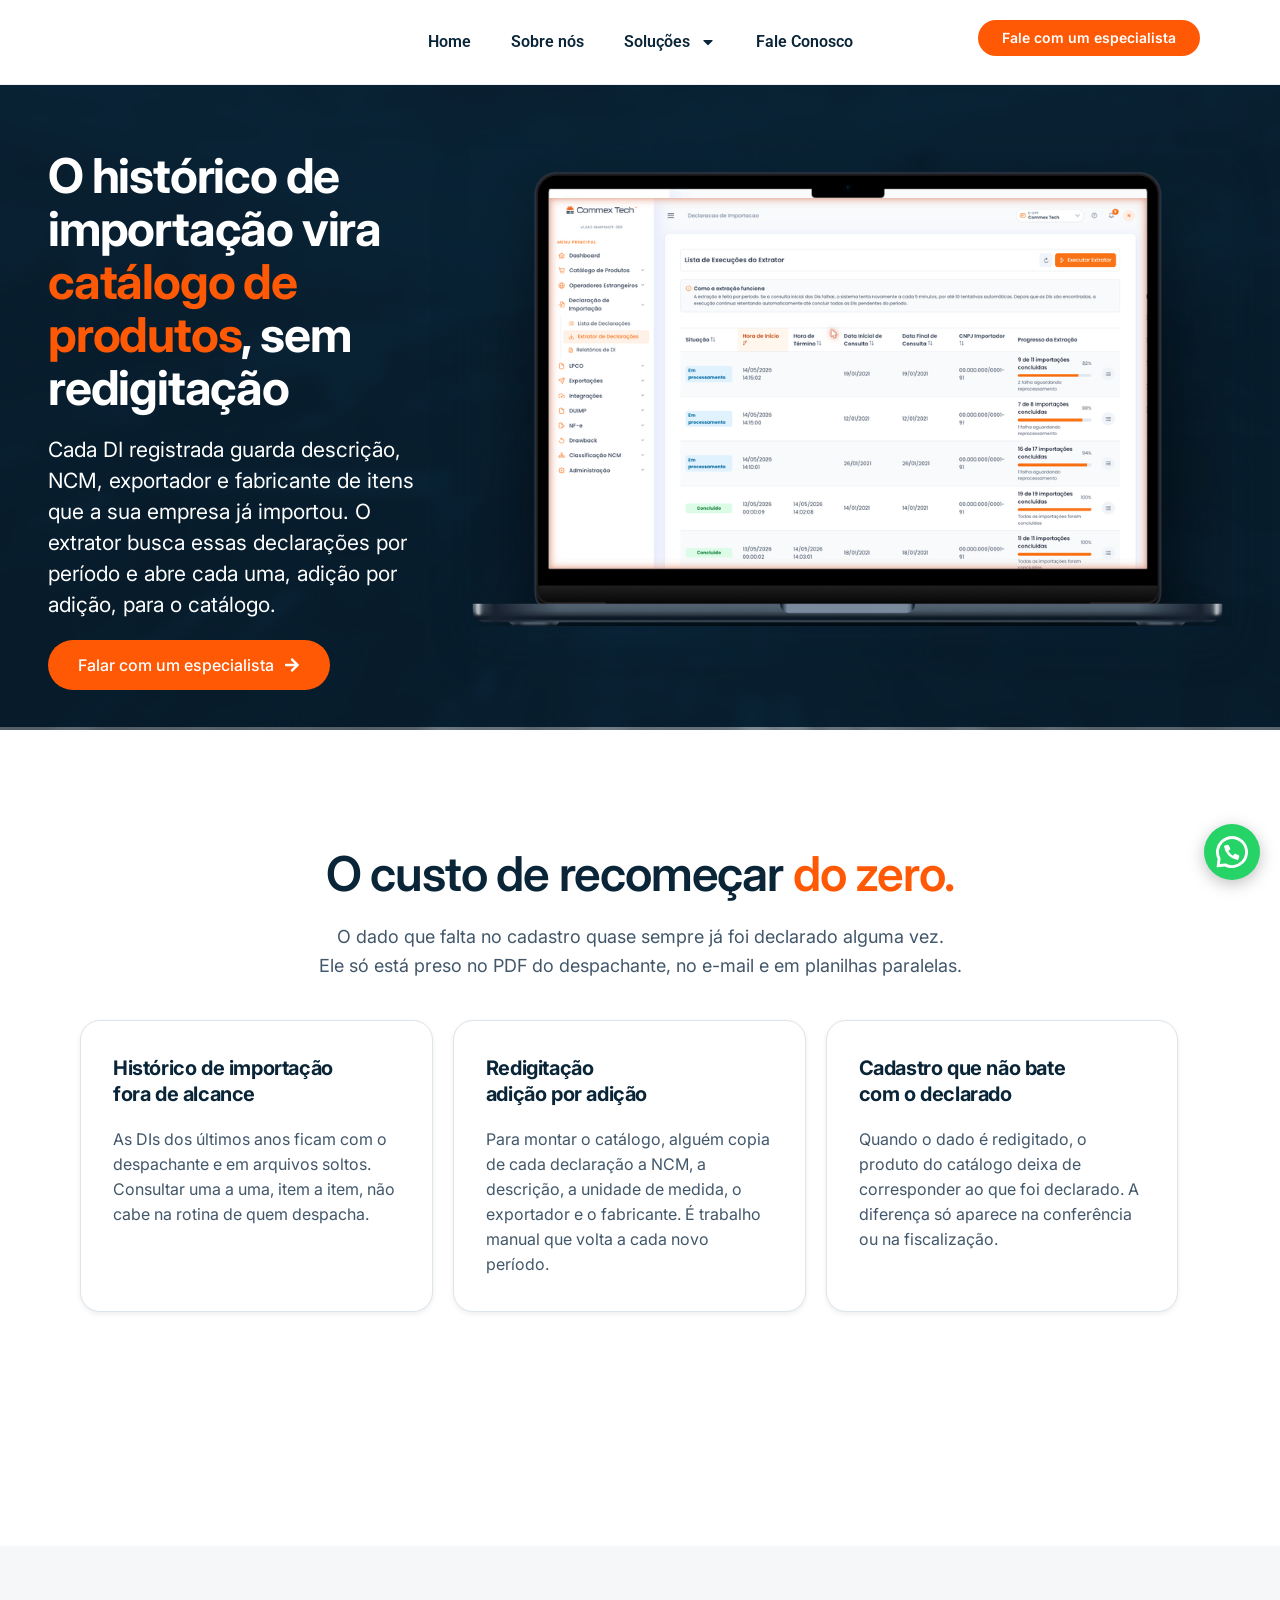
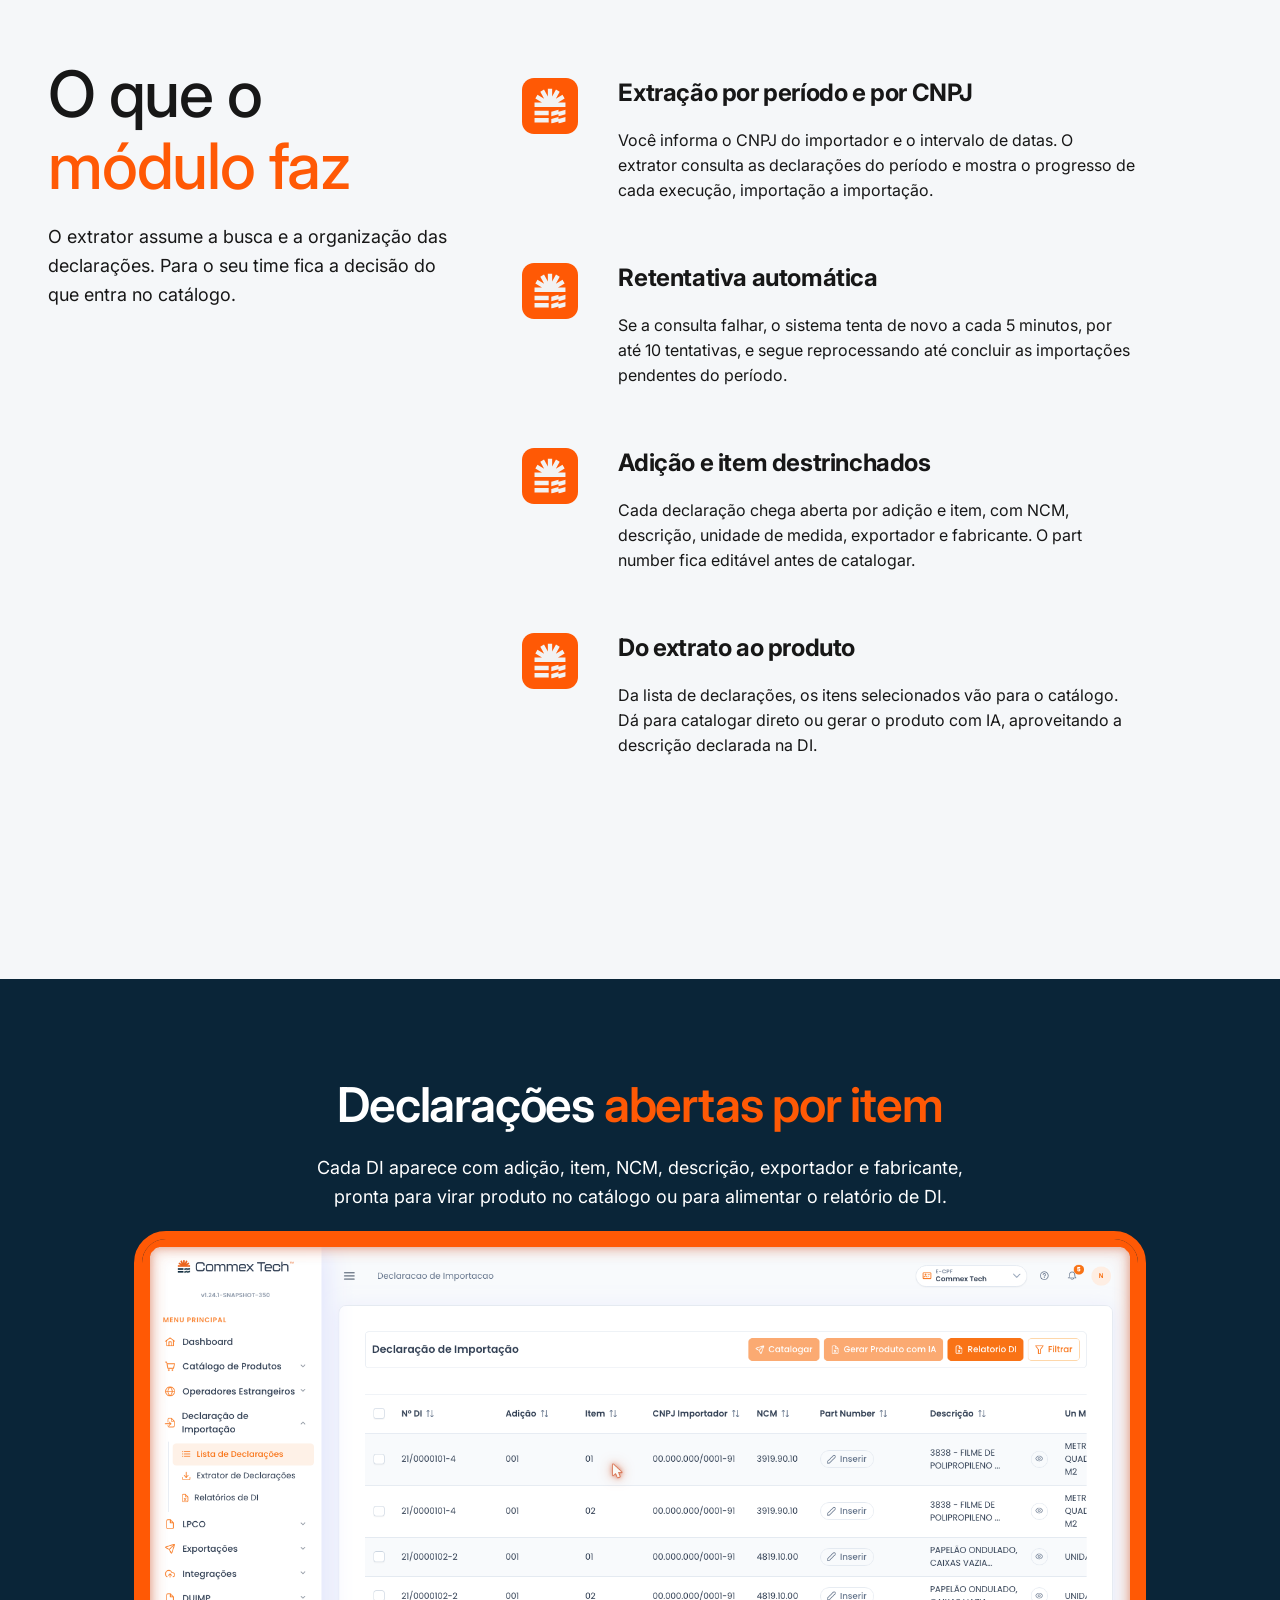
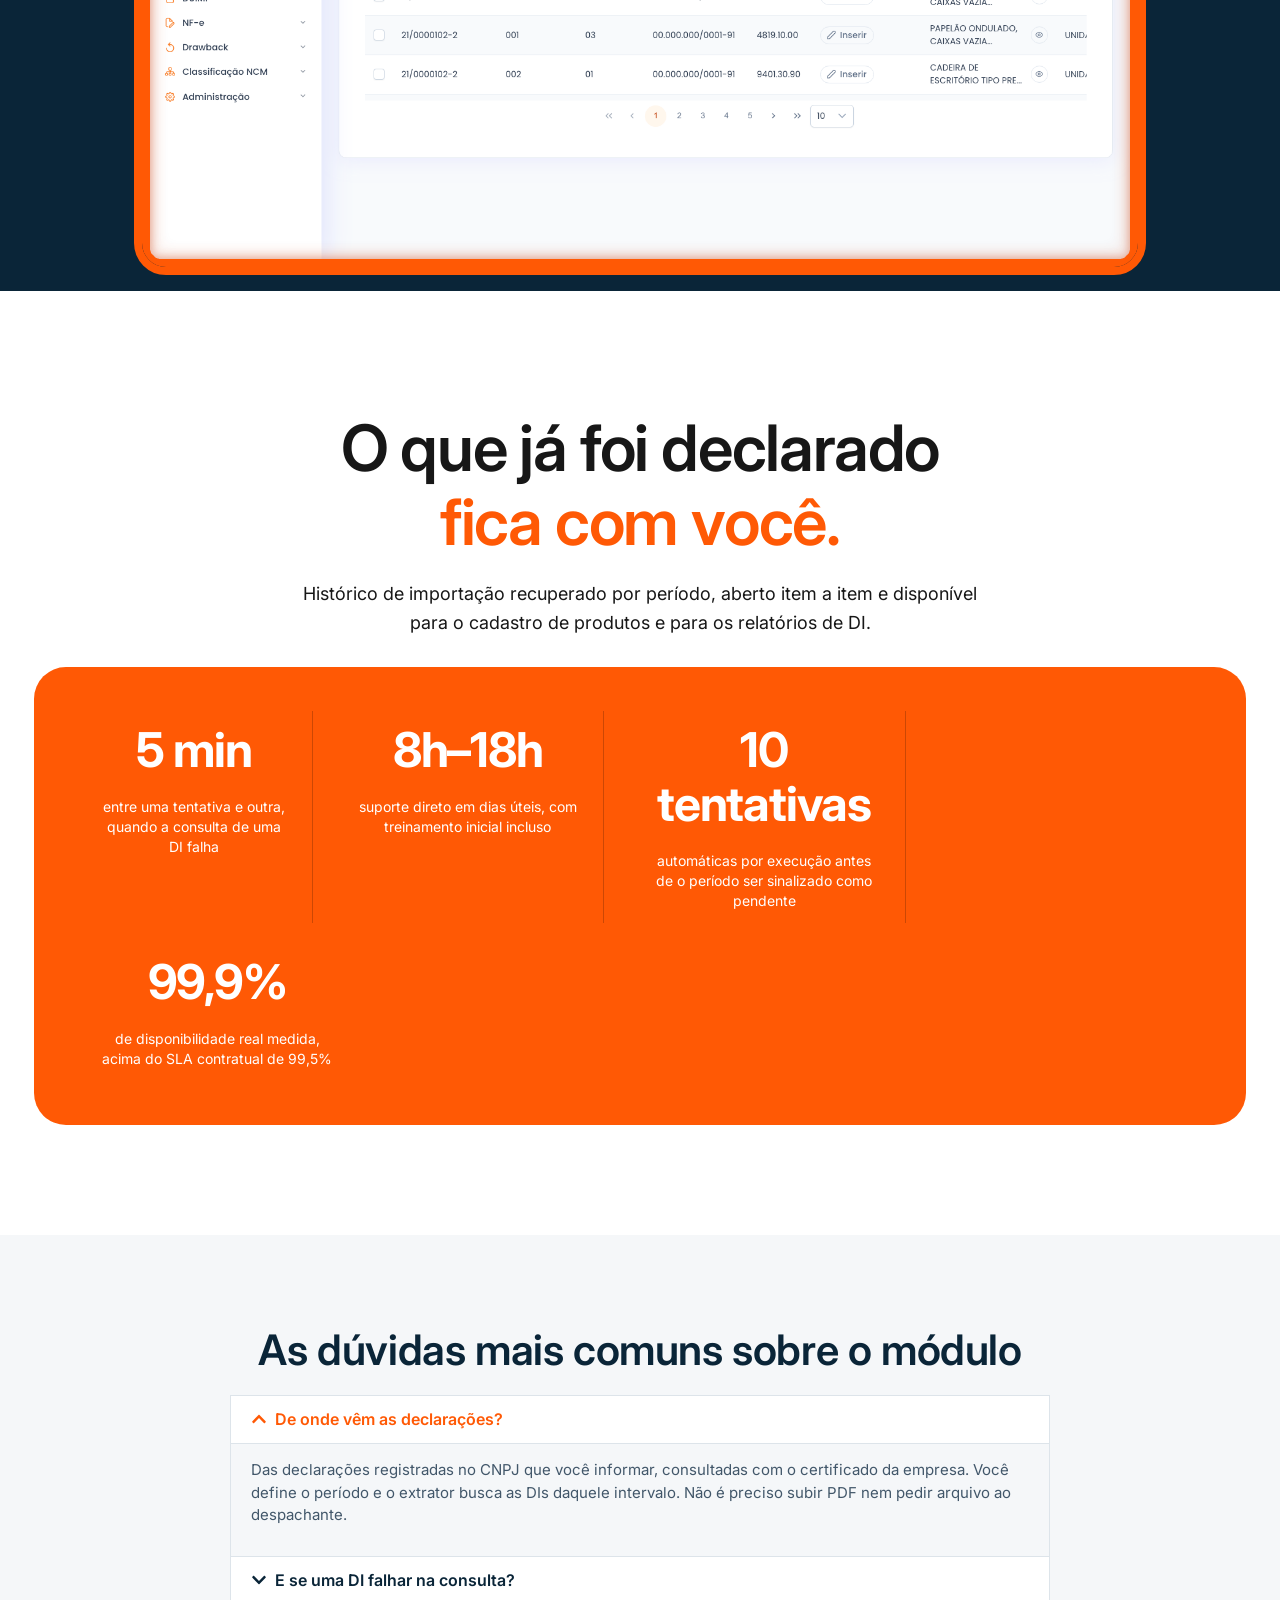
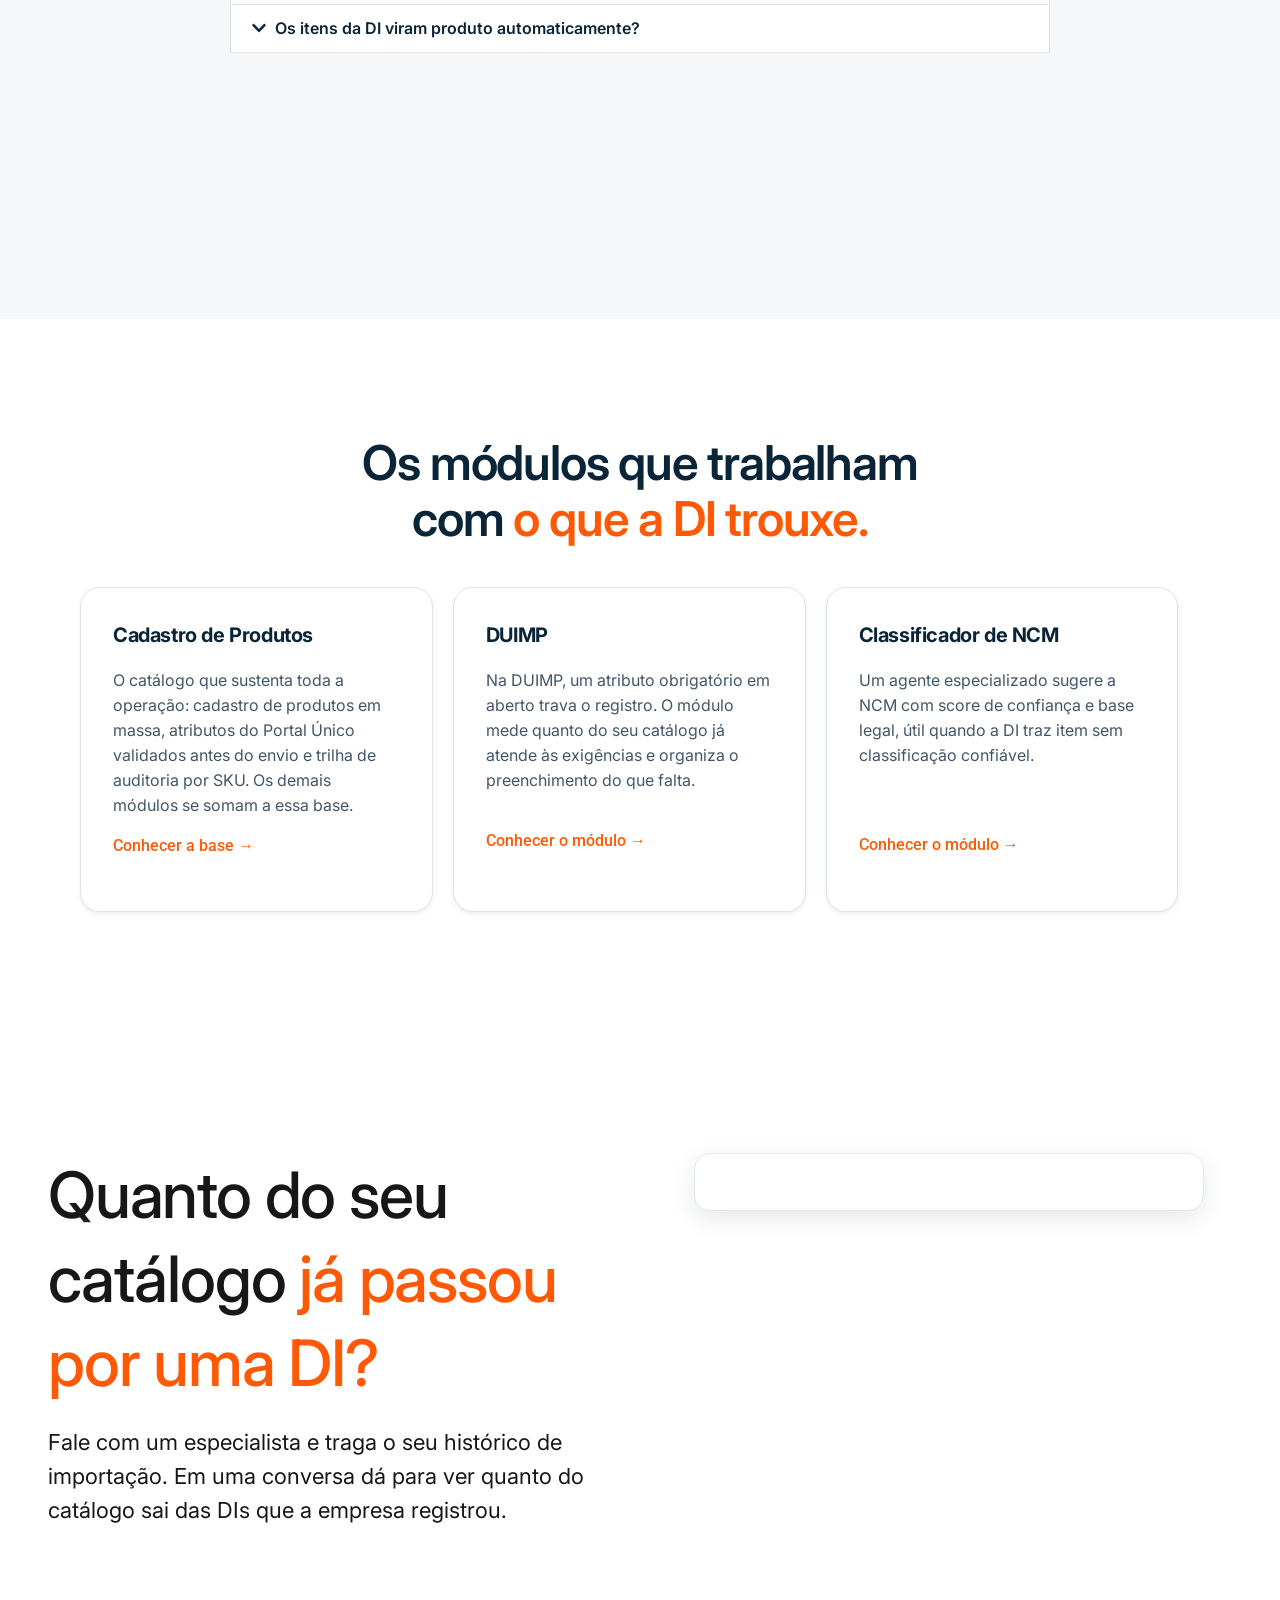
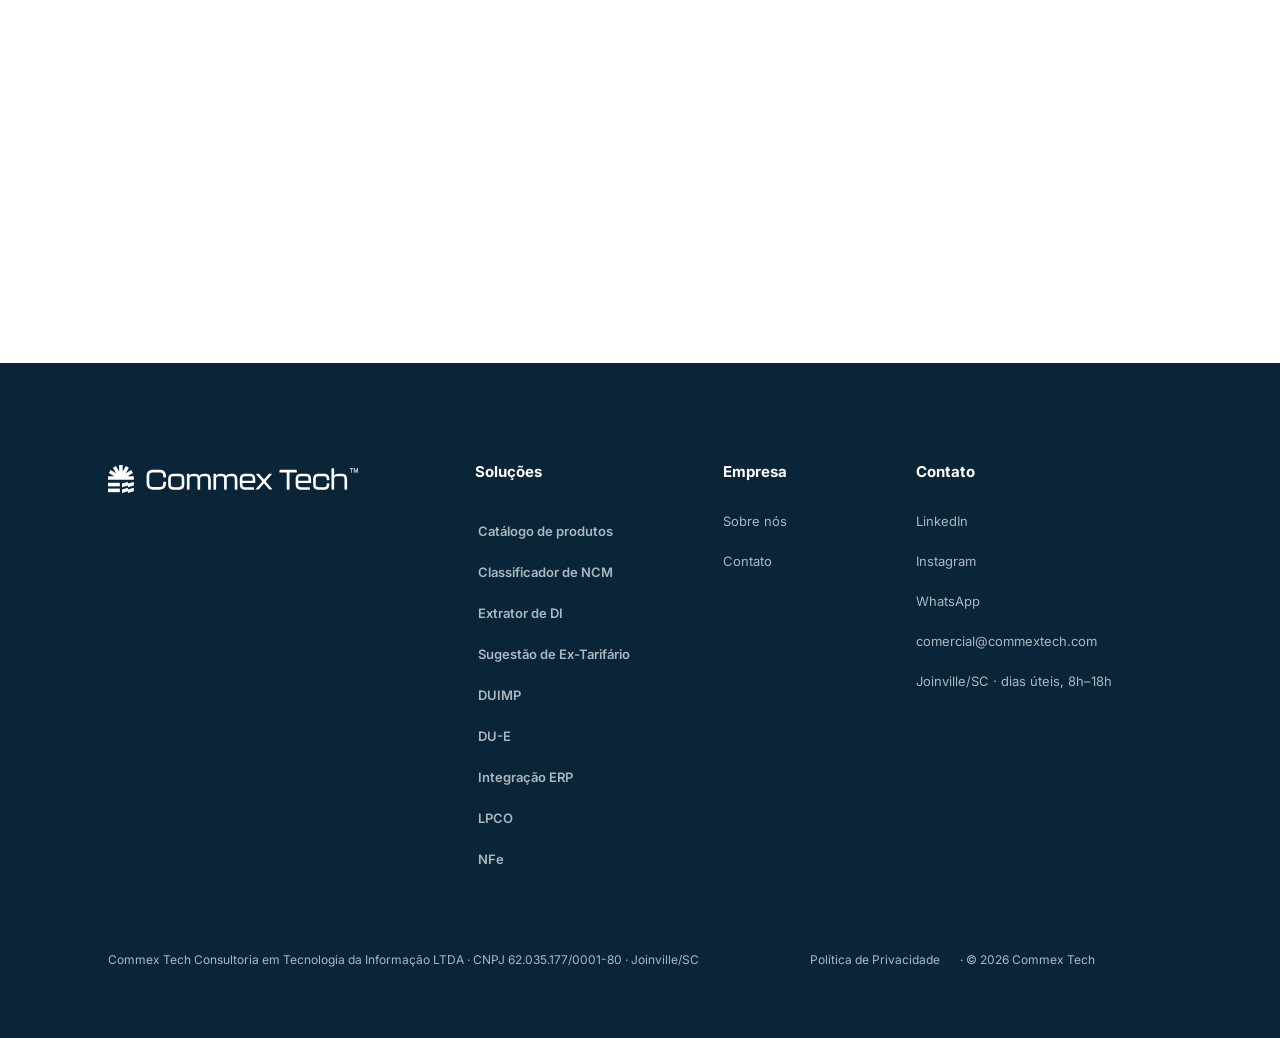
<file: extrator-di.html>
<!doctype html>
<html lang="pt-BR">
<head>
	<meta charset="UTF-8">
	<meta name="viewport" content="width=device-width, initial-scale=1">
	<title>Extrator de DI — Commex Tech</title>
<meta name="description" content="O extrator busca as declarações de importação do período, abre cada DI por adição e item e transforma o que já foi declarado em produto no catálogo.">
<style id="wp-img-auto-sizes-contain-inline-css">
img:is([sizes=auto i],[sizes^="auto," i]){contain-intrinsic-size:3000px 1500px}
/*# sourceURL=wp-img-auto-sizes-contain-inline-css */
</style>
<style id="global-styles-inline-css">
:root{--wp--preset--aspect-ratio--square: 1;--wp--preset--aspect-ratio--4-3: 4/3;--wp--preset--aspect-ratio--3-4: 3/4;--wp--preset--aspect-ratio--3-2: 3/2;--wp--preset--aspect-ratio--2-3: 2/3;--wp--preset--aspect-ratio--16-9: 16/9;--wp--preset--aspect-ratio--9-16: 9/16;--wp--preset--color--black: #000000;--wp--preset--color--cyan-bluish-gray: #abb8c3;--wp--preset--color--white: #ffffff;--wp--preset--color--pale-pink: #f78da7;--wp--preset--color--vivid-red: #cf2e2e;--wp--preset--color--luminous-vivid-orange: #ff6900;--wp--preset--color--luminous-vivid-amber: #fcb900;--wp--preset--color--light-green-cyan: #7bdcb5;--wp--preset--color--vivid-green-cyan: #00d084;--wp--preset--color--pale-cyan-blue: #8ed1fc;--wp--preset--color--vivid-cyan-blue: #0693e3;--wp--preset--color--vivid-purple: #9b51e0;--wp--preset--gradient--vivid-cyan-blue-to-vivid-purple: linear-gradient(135deg,rgb(6,147,227) 0%,rgb(155,81,224) 100%);--wp--preset--gradient--light-green-cyan-to-vivid-green-cyan: linear-gradient(135deg,rgb(122,220,180) 0%,rgb(0,208,130) 100%);--wp--preset--gradient--luminous-vivid-amber-to-luminous-vivid-orange: linear-gradient(135deg,rgb(252,185,0) 0%,rgb(255,105,0) 100%);--wp--preset--gradient--luminous-vivid-orange-to-vivid-red: linear-gradient(135deg,rgb(255,105,0) 0%,rgb(207,46,46) 100%);--wp--preset--gradient--very-light-gray-to-cyan-bluish-gray: linear-gradient(135deg,rgb(238,238,238) 0%,rgb(169,184,195) 100%);--wp--preset--gradient--cool-to-warm-spectrum: linear-gradient(135deg,rgb(74,234,220) 0%,rgb(151,120,209) 20%,rgb(207,42,186) 40%,rgb(238,44,130) 60%,rgb(251,105,98) 80%,rgb(254,248,76) 100%);--wp--preset--gradient--blush-light-purple: linear-gradient(135deg,rgb(255,206,236) 0%,rgb(152,150,240) 100%);--wp--preset--gradient--blush-bordeaux: linear-gradient(135deg,rgb(254,205,165) 0%,rgb(254,45,45) 50%,rgb(107,0,62) 100%);--wp--preset--gradient--luminous-dusk: linear-gradient(135deg,rgb(255,203,112) 0%,rgb(199,81,192) 50%,rgb(65,88,208) 100%);--wp--preset--gradient--pale-ocean: linear-gradient(135deg,rgb(255,245,203) 0%,rgb(182,227,212) 50%,rgb(51,167,181) 100%);--wp--preset--gradient--electric-grass: linear-gradient(135deg,rgb(202,248,128) 0%,rgb(113,206,126) 100%);--wp--preset--gradient--midnight: linear-gradient(135deg,rgb(2,3,129) 0%,rgb(40,116,252) 100%);--wp--preset--font-size--small: 13px;--wp--preset--font-size--medium: 20px;--wp--preset--font-size--large: 36px;--wp--preset--font-size--x-large: 42px;--wp--preset--spacing--20: 0.44rem;--wp--preset--spacing--30: 0.67rem;--wp--preset--spacing--40: 1rem;--wp--preset--spacing--50: 1.5rem;--wp--preset--spacing--60: 2.25rem;--wp--preset--spacing--70: 3.38rem;--wp--preset--spacing--80: 5.06rem;--wp--preset--shadow--natural: 6px 6px 9px rgba(0, 0, 0, 0.2);--wp--preset--shadow--deep: 12px 12px 50px rgba(0, 0, 0, 0.4);--wp--preset--shadow--sharp: 6px 6px 0px rgba(0, 0, 0, 0.2);--wp--preset--shadow--outlined: 6px 6px 0px -3px rgb(255, 255, 255), 6px 6px rgb(0, 0, 0);--wp--preset--shadow--crisp: 6px 6px 0px rgb(0, 0, 0);}.wp-block-button{--wp--preset--dimension--25: 25%;--wp--preset--dimension--50: 50%;--wp--preset--dimension--75: 75%;--wp--preset--dimension--100: 100%;}:root { --wp--style--global--content-size: 800px;--wp--style--global--wide-size: 1200px; }:where(body) { margin: 0; }.wp-site-blocks > .alignleft { float: left; margin-right: 2em; }.wp-site-blocks > .alignright { float: right; margin-left: 2em; }.wp-site-blocks > .aligncenter { justify-content: center; margin-left: auto; margin-right: auto; }:where(.wp-site-blocks) > * { margin-block-start: 24px; margin-block-end: 0; }:where(.wp-site-blocks) > :first-child { margin-block-start: 0; }:where(.wp-site-blocks) > :last-child { margin-block-end: 0; }:root { --wp--style--block-gap: 24px; }:root :where(.is-layout-flow) > :first-child{margin-block-start: 0;}:root :where(.is-layout-flow) > :last-child{margin-block-end: 0;}:root :where(.is-layout-flow) > *{margin-block-start: 24px;margin-block-end: 0;}:root :where(.is-layout-constrained) > :first-child{margin-block-start: 0;}:root :where(.is-layout-constrained) > :last-child{margin-block-end: 0;}:root :where(.is-layout-constrained) > *{margin-block-start: 24px;margin-block-end: 0;}:root :where(.is-layout-flex){gap: 24px;}:root :where(.is-layout-grid){gap: 24px;}.is-layout-flow > .alignleft{float: left;margin-inline-start: 0;margin-inline-end: 2em;}.is-layout-flow > .alignright{float: right;margin-inline-start: 2em;margin-inline-end: 0;}.is-layout-flow > .aligncenter{margin-left: auto !important;margin-right: auto !important;}.is-layout-constrained > .alignleft{float: left;margin-inline-start: 0;margin-inline-end: 2em;}.is-layout-constrained > .alignright{float: right;margin-inline-start: 2em;margin-inline-end: 0;}.is-layout-constrained > .aligncenter{margin-left: auto !important;margin-right: auto !important;}.is-layout-constrained > :where(:not(.alignleft):not(.alignright):not(.alignfull)){max-width: var(--wp--style--global--content-size);margin-left: auto !important;margin-right: auto !important;}.is-layout-constrained > .alignwide{max-width: var(--wp--style--global--wide-size);}body .is-layout-flex{display: flex;}.is-layout-flex{flex-wrap: wrap;align-items: center;}.is-layout-flex > :is(*, div){margin: 0;}body .is-layout-grid{display: grid;}.is-layout-grid > :is(*, div){margin: 0;}body{padding-top: 0px;padding-right: 0px;padding-bottom: 0px;padding-left: 0px;}:root :where(.wp-element-button, .wp-block-button__link){background-color: #32373c;border-width: 0;color: #fff;font-family: inherit;font-size: inherit;font-style: inherit;font-weight: inherit;letter-spacing: inherit;line-height: inherit;padding-top: calc(0.667em + 2px);padding-right: calc(1.333em + 2px);padding-bottom: calc(0.667em + 2px);padding-left: calc(1.333em + 2px);text-decoration: none;text-transform: inherit;}.has-black-color{color: var(--wp--preset--color--black) !important;}.has-cyan-bluish-gray-color{color: var(--wp--preset--color--cyan-bluish-gray) !important;}.has-white-color{color: var(--wp--preset--color--white) !important;}.has-pale-pink-color{color: var(--wp--preset--color--pale-pink) !important;}.has-vivid-red-color{color: var(--wp--preset--color--vivid-red) !important;}.has-luminous-vivid-orange-color{color: var(--wp--preset--color--luminous-vivid-orange) !important;}.has-luminous-vivid-amber-color{color: var(--wp--preset--color--luminous-vivid-amber) !important;}.has-light-green-cyan-color{color: var(--wp--preset--color--light-green-cyan) !important;}.has-vivid-green-cyan-color{color: var(--wp--preset--color--vivid-green-cyan) !important;}.has-pale-cyan-blue-color{color: var(--wp--preset--color--pale-cyan-blue) !important;}.has-vivid-cyan-blue-color{color: var(--wp--preset--color--vivid-cyan-blue) !important;}.has-vivid-purple-color{color: var(--wp--preset--color--vivid-purple) !important;}.has-black-background-color{background-color: var(--wp--preset--color--black) !important;}.has-cyan-bluish-gray-background-color{background-color: var(--wp--preset--color--cyan-bluish-gray) !important;}.has-white-background-color{background-color: var(--wp--preset--color--white) !important;}.has-pale-pink-background-color{background-color: var(--wp--preset--color--pale-pink) !important;}.has-vivid-red-background-color{background-color: var(--wp--preset--color--vivid-red) !important;}.has-luminous-vivid-orange-background-color{background-color: var(--wp--preset--color--luminous-vivid-orange) !important;}.has-luminous-vivid-amber-background-color{background-color: var(--wp--preset--color--luminous-vivid-amber) !important;}.has-light-green-cyan-background-color{background-color: var(--wp--preset--color--light-green-cyan) !important;}.has-vivid-green-cyan-background-color{background-color: var(--wp--preset--color--vivid-green-cyan) !important;}.has-pale-cyan-blue-background-color{background-color: var(--wp--preset--color--pale-cyan-blue) !important;}.has-vivid-cyan-blue-background-color{background-color: var(--wp--preset--color--vivid-cyan-blue) !important;}.has-vivid-purple-background-color{background-color: var(--wp--preset--color--vivid-purple) !important;}.has-black-border-color{border-color: var(--wp--preset--color--black) !important;}.has-cyan-bluish-gray-border-color{border-color: var(--wp--preset--color--cyan-bluish-gray) !important;}.has-white-border-color{border-color: var(--wp--preset--color--white) !important;}.has-pale-pink-border-color{border-color: var(--wp--preset--color--pale-pink) !important;}.has-vivid-red-border-color{border-color: var(--wp--preset--color--vivid-red) !important;}.has-luminous-vivid-orange-border-color{border-color: var(--wp--preset--color--luminous-vivid-orange) !important;}.has-luminous-vivid-amber-border-color{border-color: var(--wp--preset--color--luminous-vivid-amber) !important;}.has-light-green-cyan-border-color{border-color: var(--wp--preset--color--light-green-cyan) !important;}.has-vivid-green-cyan-border-color{border-color: var(--wp--preset--color--vivid-green-cyan) !important;}.has-pale-cyan-blue-border-color{border-color: var(--wp--preset--color--pale-cyan-blue) !important;}.has-vivid-cyan-blue-border-color{border-color: var(--wp--preset--color--vivid-cyan-blue) !important;}.has-vivid-purple-border-color{border-color: var(--wp--preset--color--vivid-purple) !important;}.has-vivid-cyan-blue-to-vivid-purple-gradient-background{background: var(--wp--preset--gradient--vivid-cyan-blue-to-vivid-purple) !important;}.has-light-green-cyan-to-vivid-green-cyan-gradient-background{background: var(--wp--preset--gradient--light-green-cyan-to-vivid-green-cyan) !important;}.has-luminous-vivid-amber-to-luminous-vivid-orange-gradient-background{background: var(--wp--preset--gradient--luminous-vivid-amber-to-luminous-vivid-orange) !important;}.has-luminous-vivid-orange-to-vivid-red-gradient-background{background: var(--wp--preset--gradient--luminous-vivid-orange-to-vivid-red) !important;}.has-very-light-gray-to-cyan-bluish-gray-gradient-background{background: var(--wp--preset--gradient--very-light-gray-to-cyan-bluish-gray) !important;}.has-cool-to-warm-spectrum-gradient-background{background: var(--wp--preset--gradient--cool-to-warm-spectrum) !important;}.has-blush-light-purple-gradient-background{background: var(--wp--preset--gradient--blush-light-purple) !important;}.has-blush-bordeaux-gradient-background{background: var(--wp--preset--gradient--blush-bordeaux) !important;}.has-luminous-dusk-gradient-background{background: var(--wp--preset--gradient--luminous-dusk) !important;}.has-pale-ocean-gradient-background{background: var(--wp--preset--gradient--pale-ocean) !important;}.has-electric-grass-gradient-background{background: var(--wp--preset--gradient--electric-grass) !important;}.has-midnight-gradient-background{background: var(--wp--preset--gradient--midnight) !important;}.has-small-font-size{font-size: var(--wp--preset--font-size--small) !important;}.has-medium-font-size{font-size: var(--wp--preset--font-size--medium) !important;}.has-large-font-size{font-size: var(--wp--preset--font-size--large) !important;}.has-x-large-font-size{font-size: var(--wp--preset--font-size--x-large) !important;}
:root :where(.wp-block-icon svg){width: 24px;}
:root :where(.wp-block-pullquote){font-size: 1.5em;line-height: 1.6;}
/*# sourceURL=global-styles-inline-css */
</style>
<link rel='stylesheet' id='hello-elementor-css' href='assets/css/hello-reset.css' media='all' />
<link rel='stylesheet' id='hello-elementor-theme-style-css' href='assets/css/hello-theme.css' media='all' />
<link rel='stylesheet' id='hello-elementor-header-footer-css' href='assets/css/hello-header-footer.css' media='all' />
<link rel='stylesheet' id='elementor-frontend-css' href='assets/css/elementor-frontend.min.css' media='all' />
<style id="elementor-frontend-inline-css">
.e-heading-base a, .e-paragraph-base a { all: unset; cursor: pointer; }form[data-element_type="e-form"].form-state-success [data-element_type="e-form-success-message"],form[data-element_type="e-form"].form-state-error [data-element_type="e-form-error-message"]{ display: block; }
.e-form-textarea-base:not([data-resizable]) { resize: none; } .e-form-submit-button-base { cursor: pointer; box-sizing: border-box; }
/*# sourceURL=elementor-frontend-inline-css */
</style>
<link rel='stylesheet' id='elementor-post-16-css' href='assets/css/post-16.css' media='all' />
<link rel='stylesheet' id='widget-image-css' href='assets/css/elementor-widget-image.min.css' media='all' />
<link rel='stylesheet' id='widget-nav-menu-css' href='assets/css/pro-widget-nav-menu.min.css' media='all' />
<link rel='stylesheet' id='e-sticky-css' href='assets/css/pro-sticky.min.css' media='all' />
<link rel='stylesheet' id='widget-heading-css' href='assets/css/elementor-widget-heading.min.css' media='all' />
<link rel='stylesheet' id='widget-divider-css' href='assets/css/elementor-widget-divider.min.css' media='all' />
<link rel='stylesheet' id='widget-accordion-css' href='assets/css/elementor-widget-accordion.min.css' media='all' />
<link rel='stylesheet' id='elementor-post-116-css' href='assets/css/post-116.css' media='all' />
<link rel='stylesheet' id='base-desktop-css' href='assets/css/base-desktop.css' media='all' />
<link rel='stylesheet' id='base-mobile-css' href='assets/css/base-mobile.css' media='(max-width:767px)' />
<link rel='stylesheet' id='elementor-post-261-css' href='assets/css/post-261.css' media='all' />
<link rel='stylesheet' id='elementor-post-288-css' href='assets/css/post-288.css' media='all' />
<link rel='stylesheet' id='elementor-gf-roboto-css' href='https://fonts.googleapis.com/css?family=Roboto:100,100italic,200,200italic,300,300italic,400,400italic,500,500italic,600,600italic,700,700italic,800,800italic,900,900italic&#038;display=auto' media='all' />
<link rel='stylesheet' id='elementor-gf-robotoslab-css' href='https://fonts.googleapis.com/css?family=Roboto+Slab:100,100italic,200,200italic,300,300italic,400,400italic,500,500italic,600,600italic,700,700italic,800,800italic,900,900italic&#038;display=auto' media='all' />
<link rel='stylesheet' id='elementor-gf-inter-css' href='https://fonts.googleapis.com/css?family=Inter:100,100italic,200,200italic,300,300italic,400,400italic,500,500italic,600,600italic,700,700italic,800,800italic,900,900italic&#038;display=auto' media='all' />
<script id="jquery-core-js" src="assets/js/jquery.min.js"></script>
<script id="jquery-migrate-js" src="assets/js/jquery-migrate.min.js"></script>
			<style>
				.e-con.e-parent:nth-of-type(n+4):not(.e-lazyloaded):not(.e-no-lazyload),
				.e-con.e-parent:nth-of-type(n+4):not(.e-lazyloaded):not(.e-no-lazyload) * {
					background-image: none !important;
				}
				@media screen and (max-height: 1024px) {
					.e-con.e-parent:nth-of-type(n+3):not(.e-lazyloaded):not(.e-no-lazyload),
					.e-con.e-parent:nth-of-type(n+3):not(.e-lazyloaded):not(.e-no-lazyload) * {
						background-image: none !important;
					}
				}
				@media screen and (max-height: 640px) {
					.e-con.e-parent:nth-of-type(n+2):not(.e-lazyloaded):not(.e-no-lazyload),
					.e-con.e-parent:nth-of-type(n+2):not(.e-lazyloaded):not(.e-no-lazyload) * {
						background-image: none !important;
					}
				}
			</style>
			<link rel="icon" href="assets/img/cropped-FAVICON-32x32.png" sizes="32x32" />
<link rel="icon" href="assets/img/cropped-FAVICON-192x192.png" sizes="192x192" />
<link rel="apple-touch-icon" href="assets/img/cropped-FAVICON-180x180.png" />
<meta name="msapplication-TileImage" content="assets/img/cropped-FAVICON-270x270.png" />
</head>
<!-- REVISAR: copy rascunhada a partir das telas do portal; validar com o time de produto. Capturas tiradas do portal-ti em 10/09/2026, com CNPJ, numero de DI e nome de fornecedor trocados por valores de exemplo. -->
<body class="wp-singular page-template page-template-elementor_header_footer page page-id-116 wp-custom-logo wp-embed-responsive wp-theme-hello-elementor hello-elementor-default elementor-default elementor-template-full-width elementor-kit-16 elementor-page elementor-page-116">

<a class="skip-link screen-reader-text" href="#content">Ir para o conteúdo</a>

		<header data-elementor-type="header" data-elementor-id="261" class="elementor elementor-261 elementor-location-header" data-elementor-post-type="elementor_library">
			<header class="elementor-element elementor-element-4142ab73 e-flex e-con-boxed e-con e-parent" data-id="4142ab73" data-element_type="container" data-e-type="container" data-settings="{&quot;background_background&quot;:&quot;classic&quot;,&quot;sticky&quot;:&quot;top&quot;,&quot;sticky_on&quot;:[&quot;desktop&quot;,&quot;tablet&quot;,&quot;mobile&quot;],&quot;sticky_offset&quot;:0,&quot;sticky_effects_offset&quot;:0,&quot;sticky_anchor_link_offset&quot;:0}">
					<div class="e-con-inner">
		<div class="elementor-element elementor-element-62e94775 e-con-full e-flex e-con e-child" data-id="62e94775" data-element_type="container" data-e-type="container">
		<div class="elementor-element elementor-element-63793621 e-con-full e-flex e-con e-child" data-id="63793621" data-element_type="container" data-e-type="container">
				<div class="elementor-element elementor-element-28edce0b elementor-widget elementor-widget-image" data-id="28edce0b" data-element_type="widget" data-e-type="widget" data-widget_type="image.default">
															<img width="305" height="34" src="assets/img/Commex-Tech.svg" class="attachment-full size-full wp-image-263" alt="" />															</div>
				</div>
		<div class="elementor-element elementor-element-7af0783a e-con-full e-flex e-con e-child" data-id="7af0783a" data-element_type="container" data-e-type="container">
				<div class="elementor-element elementor-element-230fde95 elementor-nav-menu__align-center elementor-nav-menu--stretch elementor-nav-menu--dropdown-tablet elementor-nav-menu__text-align-aside elementor-nav-menu--toggle elementor-nav-menu--burger elementor-widget elementor-widget-nav-menu" data-id="230fde95" data-element_type="widget" data-e-type="widget" data-settings="{&quot;full_width&quot;:&quot;stretch&quot;,&quot;layout&quot;:&quot;horizontal&quot;,&quot;submenu_icon&quot;:{&quot;value&quot;:&quot;&lt;svg aria-hidden=\&quot;true\&quot; class=\&quot;e-font-icon-svg e-fas-caret-down\&quot; viewBox=\&quot;0 0 320 512\&quot; xmlns=\&quot;http:\/\/www.w3.org\/2000\/svg\&quot;&gt;&lt;path d=\&quot;M31.3 192h257.3c17.8 0 26.7 21.5 14.1 34.1L174.1 354.8c-7.8 7.8-20.5 7.8-28.3 0L17.2 226.1C4.6 213.5 13.5 192 31.3 192z\&quot;&gt;&lt;\/path&gt;&lt;\/svg&gt;&quot;,&quot;library&quot;:&quot;fa-solid&quot;},&quot;toggle&quot;:&quot;burger&quot;}" data-widget_type="nav-menu.default">
								<nav aria-label="Menu" class="elementor-nav-menu--main elementor-nav-menu__container elementor-nav-menu--layout-horizontal e--pointer-underline e--animation-fade">
				<ul id="menu-1-230fde95" class="elementor-nav-menu"><li class="menu-item menu-item-type-post_type menu-item-object-page menu-item-home menu-item-265"><a href="index.html" class="elementor-item">Home</a></li>
<li class="menu-item menu-item-type-post_type menu-item-object-page menu-item-266"><a href="sobre.html" class="elementor-item">Sobre nós</a></li>
<li class="menu-item menu-item-type-custom menu-item-object-custom current-menu-ancestor current-menu-parent menu-item-has-children menu-item-267"><a class="elementor-item">Soluções</a>
<ul class="sub-menu elementor-nav-menu--dropdown">
	<li class="menu-item menu-item-type-post_type menu-item-object-page menu-item-270"><a href="cadastro-de-produtos.html" class="elementor-sub-item">Catálogo de produtos</a></li>
	<li class="menu-item menu-item-type-post_type menu-item-object-page current-menu-item page_item page-item-116 current_page_item menu-item-274"><a href="ncm.html" aria-current="page" class="elementor-sub-item elementor-item-active">Classificador de NCM</a></li>
	<li class="menu-item menu-item-type-post_type menu-item-object-page menu-item-901"><a href="extrator-di.html" class="elementor-sub-item">Extrator de DI</a></li>
	<li class="menu-item menu-item-type-post_type menu-item-object-page menu-item-902"><a href="ex-tarifario.html" class="elementor-sub-item">Sugestão de Ex-Tarifário</a></li>
	<li class="menu-item menu-item-type-post_type menu-item-object-page menu-item-273"><a href="duimp.html" class="elementor-sub-item">DUIMP</a></li>
	<li class="menu-item menu-item-type-post_type menu-item-object-page menu-item-272"><a href="du-e.html" class="elementor-sub-item">DU-E</a></li>
	<li class="menu-item menu-item-type-post_type menu-item-object-page menu-item-271"><a href="integracoes.html" class="elementor-sub-item">Integração ERP</a></li>
	<li class="menu-item menu-item-type-post_type menu-item-object-page menu-item-269"><a href="lpco.html" class="elementor-sub-item">LPCO</a></li>
	<li class="menu-item menu-item-type-post_type menu-item-object-page menu-item-268"><a href="nfe.html" class="elementor-sub-item">NFe</a></li>
</ul>
</li>
<li class="menu-item menu-item-type-post_type menu-item-object-page menu-item-281"><a href="contato.html" class="elementor-item">Fale Conosco</a></li>
</ul>			</nav>
					<div class="elementor-menu-toggle" role="button" tabindex="0" aria-label="Menu Toggle" aria-expanded="false">
			<svg aria-hidden="true" role="presentation" class="elementor-menu-toggle__icon--open e-font-icon-svg e-eicon-menu-bar" viewBox="0 0 1000 1000" xmlns="http://www.w3.org/2000/svg"><path d="M104 333H896C929 333 958 304 958 271S929 208 896 208H104C71 208 42 237 42 271S71 333 104 333ZM104 583H896C929 583 958 554 958 521S929 458 896 458H104C71 458 42 487 42 521S71 583 104 583ZM104 833H896C929 833 958 804 958 771S929 708 896 708H104C71 708 42 737 42 771S71 833 104 833Z"></path></svg><svg aria-hidden="true" role="presentation" class="elementor-menu-toggle__icon--close e-font-icon-svg e-eicon-close" viewBox="0 0 1000 1000" xmlns="http://www.w3.org/2000/svg"><path d="M742 167L500 408 258 167C246 154 233 150 217 150 196 150 179 158 167 167 154 179 150 196 150 212 150 229 154 242 171 254L408 500 167 742C138 771 138 800 167 829 196 858 225 858 254 829L496 587 738 829C750 842 767 846 783 846 800 846 817 842 829 829 842 817 846 804 846 783 846 767 842 750 829 737L588 500 833 258C863 229 863 200 833 171 804 137 775 137 742 167Z"></path></svg>		</div>
					<nav class="elementor-nav-menu--dropdown elementor-nav-menu__container" aria-hidden="true">
				<ul id="menu-2-230fde95" class="elementor-nav-menu"><li class="menu-item menu-item-type-post_type menu-item-object-page menu-item-home menu-item-265"><a href="index.html" class="elementor-item" tabindex="-1">Home</a></li>
<li class="menu-item menu-item-type-post_type menu-item-object-page menu-item-266"><a href="sobre.html" class="elementor-item" tabindex="-1">Sobre nós</a></li>
<li class="menu-item menu-item-type-custom menu-item-object-custom current-menu-ancestor current-menu-parent menu-item-has-children menu-item-267"><a class="elementor-item" tabindex="-1">Soluções</a>
<ul class="sub-menu elementor-nav-menu--dropdown">
	<li class="menu-item menu-item-type-post_type menu-item-object-page menu-item-270"><a href="cadastro-de-produtos.html" class="elementor-sub-item" tabindex="-1">Catálogo de produtos</a></li>
	<li class="menu-item menu-item-type-post_type menu-item-object-page current-menu-item page_item page-item-116 current_page_item menu-item-274"><a href="ncm.html" aria-current="page" class="elementor-sub-item elementor-item-active" tabindex="-1">Classificador de NCM</a></li>
	<li class="menu-item menu-item-type-post_type menu-item-object-page menu-item-901"><a href="extrator-di.html" class="elementor-sub-item" tabindex="-1">Extrator de DI</a></li>
	<li class="menu-item menu-item-type-post_type menu-item-object-page menu-item-902"><a href="ex-tarifario.html" class="elementor-sub-item" tabindex="-1">Sugestão de Ex-Tarifário</a></li>
	<li class="menu-item menu-item-type-post_type menu-item-object-page menu-item-273"><a href="duimp.html" class="elementor-sub-item" tabindex="-1">DUIMP</a></li>
	<li class="menu-item menu-item-type-post_type menu-item-object-page menu-item-272"><a href="du-e.html" class="elementor-sub-item" tabindex="-1">DU-E</a></li>
	<li class="menu-item menu-item-type-post_type menu-item-object-page menu-item-271"><a href="integracoes.html" class="elementor-sub-item" tabindex="-1">Integração ERP</a></li>
	<li class="menu-item menu-item-type-post_type menu-item-object-page menu-item-269"><a href="lpco.html" class="elementor-sub-item" tabindex="-1">LPCO</a></li>
	<li class="menu-item menu-item-type-post_type menu-item-object-page menu-item-268"><a href="nfe.html" class="elementor-sub-item" tabindex="-1">NFe</a></li>
</ul>
</li>
<li class="menu-item menu-item-type-post_type menu-item-object-page menu-item-281"><a href="contato.html" class="elementor-item" tabindex="-1">Fale Conosco</a></li>
</ul>			</nav>
						</div>
				</div>
		<div class="elementor-element elementor-element-749b7960 e-con-full e-flex e-con e-child" data-id="749b7960" data-element_type="container" data-e-type="container">
				<div class="elementor-element elementor-element-575684f1 elementor-align-right elementor-tablet-align-right elementor-mobile-align-center elementor-widget__width-auto elementor-widget elementor-widget-button" data-id="575684f1" data-element_type="widget" data-e-type="widget" data-widget_type="button.default">
										<a class="elementor-button elementor-button-link elementor-size-sm" href="https://wa.me/5547999744290?text=Ol%C3%A1%2C%20vim%20do%20site%20da%20Commex%20Tech%20e%20gostaria%20de%20mais%20informa%C3%A7%C3%B5es" target="_blank">
						<span class="elementor-button-content-wrapper">
									<span class="elementor-button-text">Fale com um especialista</span>
					</span>
					</a>
								</div>
				</div>
				</div>
					</div>
				</header>
				</header>
				<div data-elementor-type="wp-page" data-elementor-id="116" class="elementor elementor-116" data-elementor-post-type="page">
				<section class="elementor-element elementor-element-a26122c e-flex e-con-boxed e-con e-parent" data-id="a26122c" data-element_type="container" data-e-type="container" data-settings="{&quot;background_background&quot;:&quot;classic&quot;}">
					<div class="e-con-inner">
		<div class="elementor-element elementor-element-53043b18 e-con-full e-flex e-con e-child" data-id="53043b18" data-element_type="container" data-e-type="container">
		<div class="elementor-element elementor-element-54ed3164 e-con-full e-flex e-con e-child" data-id="54ed3164" data-element_type="container" data-e-type="container">
				<div class="elementor-element elementor-element-16836fa elementor-widget elementor-widget-heading" data-id="16836fa" data-element_type="widget" data-e-type="widget" data-widget_type="heading.default">
					<h1 class="elementor-heading-title elementor-size-default">O histórico de importação vira <span style="color:#FF5905">catálogo de produtos</span>, sem redigitação</h1>				</div>
				<div class="elementor-element elementor-element-4466dcec elementor-widget elementor-widget-text-editor" data-id="4466dcec" data-element_type="widget" data-e-type="widget" data-widget_type="text-editor.default">
									Cada DI registrada guarda descrição, NCM, exportador e fabricante de itens que a sua empresa já importou. O extrator busca essas declarações por período e abre cada uma, adição por adição, para o catálogo.								</div>
				<div class="elementor-element elementor-element-346c8ce7 elementor-align-left elementor-tablet-align-center elementor-mobile-align-center elementor-widget elementor-widget-button" data-id="346c8ce7" data-element_type="widget" data-e-type="widget" data-widget_type="button.default">
										<a class="elementor-button elementor-button-link elementor-size-sm" href="https://wa.me/5547999744290?text=Ol%C3%A1%2C%20vim%20do%20site%20da%20Commex%20Tech%20e%20gostaria%20de%20mais%20informa%C3%A7%C3%B5es" target="_blank">
						<span class="elementor-button-content-wrapper">
						<span class="elementor-button-icon">
				<svg aria-hidden="true" class="e-font-icon-svg e-fas-arrow-right" viewBox="0 0 448 512" xmlns="http://www.w3.org/2000/svg"><path d="M190.5 66.9l22.2-22.2c9.4-9.4 24.6-9.4 33.9 0L441 239c9.4 9.4 9.4 24.6 0 33.9L246.6 467.3c-9.4 9.4-24.6 9.4-33.9 0l-22.2-22.2c-9.5-9.5-9.3-25 .4-34.3L311.4 296H24c-13.3 0-24-10.7-24-24v-32c0-13.3 10.7-24 24-24h287.4L190.9 101.2c-9.8-9.3-10-24.8-.4-34.3z"></path></svg>			</span>
									<span class="elementor-button-text">Falar com um especialista</span>
					</span>
					</a>
								</div>
				</div>
		<div class="elementor-element elementor-element-2db403b6 e-con-full e-flex e-con e-child" data-id="2db403b6" data-element_type="container" data-e-type="container">
				<div class="elementor-element elementor-element-1fa6c071 elementor-widget elementor-widget-image" data-id="1fa6c071" data-element_type="widget" data-e-type="widget" data-widget_type="image.default">
															<img decoding="async" width="1008" height="632" src="assets/img/extrator-di.png" class="attachment-full size-full" alt="Lista de execuções do extrator de DI na plataforma Commex Tech" />															</div>
				</div>
		
				</div>
					</div>
				</section>
		<section class="elementor-element elementor-element-4ba98af5 e-flex e-con-boxed e-con e-parent" data-id="4ba98af5" data-element_type="container" data-e-type="container" data-settings="{&quot;background_background&quot;:&quot;classic&quot;}">
					<div class="e-con-inner">
		<div class="elementor-element elementor-element-4049653b e-con-full e-flex e-con e-child" data-id="4049653b" data-element_type="container" data-e-type="container">
		<div class="elementor-element elementor-element-5a3f55c8 e-con-full e-flex e-con e-child" data-id="5a3f55c8" data-element_type="container" data-e-type="container">
				<div class="elementor-element elementor-element-29a70559 elementor-widget__width-initial elementor-widget-tablet__width-inherit elementor-widget-mobile__width-inherit elementor-widget elementor-widget-heading" data-id="29a70559" data-element_type="widget" data-e-type="widget" data-widget_type="heading.default">
					<h2 class="elementor-heading-title elementor-size-default">O custo de recomeçar <span style="color:#FF5905">do zero.</span></h2>				</div>
				<div class="elementor-element elementor-element-69d630b3 elementor-widget__width-initial elementor-widget-tablet__width-inherit elementor-widget-mobile__width-inherit elementor-widget elementor-widget-text-editor" data-id="69d630b3" data-element_type="widget" data-e-type="widget" data-widget_type="text-editor.default">
									O dado que falta no cadastro quase sempre já foi declarado alguma vez.<br>Ele só está preso no PDF do despachante, no e-mail e em planilhas paralelas.								</div>
				</div>
		<div class="elementor-element elementor-element-5c2b458 e-con-full e-flex e-con e-child" data-id="5c2b458" data-element_type="container" data-e-type="container">
		<div class="elementor-element elementor-element-3b468b14 e-con-full e-flex e-con e-child" data-id="3b468b14" data-element_type="container" data-e-type="container" data-settings="{&quot;background_background&quot;:&quot;classic&quot;}">
				<div class="elementor-element elementor-element-5399f54f elementor-widget elementor-widget-heading" data-id="5399f54f" data-element_type="widget" data-e-type="widget" data-widget_type="heading.default">
					<h3 class="elementor-heading-title elementor-size-default">Histórico de importação<br>fora de alcance</h3>				</div>
				<div class="elementor-element elementor-element-6b978448 elementor-widget elementor-widget-text-editor" data-id="6b978448" data-element_type="widget" data-e-type="widget" data-widget_type="text-editor.default">
									As DIs dos últimos anos ficam com o despachante e em arquivos soltos. Consultar uma a uma, item a item, não cabe na rotina de quem despacha.								</div>
				</div>
		<div class="elementor-element elementor-element-53558d4c e-con-full e-flex e-con e-child" data-id="53558d4c" data-element_type="container" data-e-type="container" data-settings="{&quot;background_background&quot;:&quot;classic&quot;}">
				<div class="elementor-element elementor-element-7470cd49 elementor-widget elementor-widget-heading" data-id="7470cd49" data-element_type="widget" data-e-type="widget" data-widget_type="heading.default">
					<h3 class="elementor-heading-title elementor-size-default">Redigitação<br>adição por adição</h3>				</div>
				<div class="elementor-element elementor-element-3210a29b elementor-widget elementor-widget-text-editor" data-id="3210a29b" data-element_type="widget" data-e-type="widget" data-widget_type="text-editor.default">
									Para montar o catálogo, alguém copia de cada declaração a NCM, a descrição, a unidade de medida, o exportador e o fabricante. É trabalho manual que volta a cada novo período.								</div>
				</div>
		<div class="elementor-element elementor-element-4fac1990 e-con-full e-flex e-con e-child" data-id="4fac1990" data-element_type="container" data-e-type="container" data-settings="{&quot;background_background&quot;:&quot;classic&quot;}">
				<div class="elementor-element elementor-element-4534bd61 elementor-widget elementor-widget-heading" data-id="4534bd61" data-element_type="widget" data-e-type="widget" data-widget_type="heading.default">
					<h3 class="elementor-heading-title elementor-size-default">Cadastro que não bate<br>com o declarado</h3>				</div>
				<div class="elementor-element elementor-element-4e29d767 elementor-widget elementor-widget-text-editor" data-id="4e29d767" data-element_type="widget" data-e-type="widget" data-widget_type="text-editor.default">
									Quando o dado é redigitado, o produto do catálogo deixa de corresponder ao que foi declarado. A diferença só aparece na conferência ou na fiscalização.								</div>
				</div>
				</div>
				</div>
					</div>
				</section>
		<section class="elementor-element elementor-element-266a7a96 e-flex e-con-boxed e-con e-parent" data-id="266a7a96" data-element_type="container" data-e-type="container" data-settings="{&quot;background_background&quot;:&quot;classic&quot;}">
					<div class="e-con-inner">
		<div class="elementor-element elementor-element-35da1a04 e-con-full e-flex e-con e-child" data-id="35da1a04" data-element_type="container" data-e-type="container">
		<div class="elementor-element elementor-element-4b5e1679 e-con-full e-flex e-con e-child" data-id="4b5e1679" data-element_type="container" data-e-type="container">
				<div class="elementor-element elementor-element-42991271 elementor-widget elementor-widget-heading" data-id="42991271" data-element_type="widget" data-e-type="widget" data-widget_type="heading.default">
					<h2 class="elementor-heading-title elementor-size-default">O que o<br><span style="color:#FF5905">módulo faz</span></h2>				</div>
				<div class="elementor-element elementor-element-52fd97d6 elementor-widget elementor-widget-text-editor" data-id="52fd97d6" data-element_type="widget" data-e-type="widget" data-widget_type="text-editor.default">
									O extrator assume a busca e a organização das declarações. Para o seu time fica a decisão do que entra no catálogo.								</div>
				</div>
		<div class="elementor-element elementor-element-99348db e-con-full e-flex e-con e-child" data-id="99348db" data-element_type="container" data-e-type="container">
		<div class="elementor-element elementor-element-5a0f9495 e-con-full e-flex e-con e-child" data-id="5a0f9495" data-element_type="container" data-e-type="container">
		<div class="elementor-element elementor-element-29193cb e-con-full e-flex e-con e-child" data-id="29193cb" data-element_type="container" data-e-type="container" data-settings="{&quot;background_background&quot;:&quot;classic&quot;}">
				<div class="elementor-element elementor-element-321ed0d elementor-view-default elementor-widget elementor-widget-icon" data-id="321ed0d" data-element_type="widget" data-e-type="widget" data-widget_type="icon.default">
							<div class="elementor-icon-wrapper">
			<div class="elementor-icon">
			<svg xmlns="http://www.w3.org/2000/svg" width="75" height="75" viewBox="0 0 75 75" fill="none"><path d="M0 16C0 7.16344 7.16344 0 16 0H59C67.8366 0 75 7.16344 75 16V59C75 67.8366 67.8366 75 59 75H16C7.16344 75 0 67.8366 0 59V16Z" fill="#FF5905"></path><g clip-path="url(#clip0_3831_326)"><path d="M35.7576 53.6835H16.4912V59.659H35.7576V53.6835Z" fill="#F2F2F2"></path><path d="M35.7576 43.8862H16.4912V49.8618H35.7576V43.8862Z" fill="#F2F2F2"></path><path d="M48.8538 52.3341L39.2246 55.0244V60.9999L48.8538 58.3181V60.9999L58.491 58.3181V52.3341L48.8538 55.0244V52.3341Z" fill="#F2F2F2"></path><path d="M48.8538 45.2272V42.5453L39.2246 45.2272V51.2111L48.8538 48.5209V51.2111L58.491 48.5209V42.5453L48.8538 45.2272Z" fill="#F2F2F2"></path><path d="M48.1943 38.8661H58.4912V32.8905H48.1943L57.1156 27.5267L54.2437 22.3474L45.3305 27.7111L50.479 18.4251L45.5075 15.4331L40.3591 24.7275V14H34.6234V24.7275L29.4749 15.4331L24.5035 18.4251L29.6519 27.7111L20.7387 22.3474L17.8668 27.5267L26.7881 32.8905H16.4912V38.8661H26.7881H48.1943Z" fill="#F2F2F2"></path></g><defs><clipPath id="clip0_3831_326"><rect width="42" height="47" fill="white" transform="translate(16.4912 14)"></rect></clipPath></defs></svg>			</div>
		</div>
						</div>
				</div>
		<div class="elementor-element elementor-element-3a0dc19c e-con-full e-flex e-con e-child" data-id="3a0dc19c" data-element_type="container" data-e-type="container">
				<div class="elementor-element elementor-element-5cdd016a elementor-widget elementor-widget-heading" data-id="5cdd016a" data-element_type="widget" data-e-type="widget" data-widget_type="heading.default">
					<h3 class="elementor-heading-title elementor-size-default">Extração por período e por CNPJ</h3>				</div>
				<div class="elementor-element elementor-element-7a190c13 elementor-widget elementor-widget-text-editor" data-id="7a190c13" data-element_type="widget" data-e-type="widget" data-widget_type="text-editor.default">
									Você informa o CNPJ do importador e o intervalo de datas. O extrator consulta as declarações do período e mostra o progresso de cada execução, importação a importação.								</div>
				</div>
				</div>
		<div class="elementor-element elementor-element-1c1775de e-con-full e-flex e-con e-child" data-id="1c1775de" data-element_type="container" data-e-type="container">
		<div class="elementor-element elementor-element-4a352169 e-con-full e-flex e-con e-child" data-id="4a352169" data-element_type="container" data-e-type="container" data-settings="{&quot;background_background&quot;:&quot;classic&quot;}">
				<div class="elementor-element elementor-element-068d6a6 elementor-view-default elementor-widget elementor-widget-icon" data-id="068d6a6" data-element_type="widget" data-e-type="widget" data-widget_type="icon.default">
							<div class="elementor-icon-wrapper">
			<div class="elementor-icon">
			<svg xmlns="http://www.w3.org/2000/svg" width="75" height="75" viewBox="0 0 75 75" fill="none"><path d="M0 16C0 7.16344 7.16344 0 16 0H59C67.8366 0 75 7.16344 75 16V59C75 67.8366 67.8366 75 59 75H16C7.16344 75 0 67.8366 0 59V16Z" fill="#FF5905"></path><g clip-path="url(#clip0_3831_326)"><path d="M35.7576 53.6835H16.4912V59.659H35.7576V53.6835Z" fill="#F2F2F2"></path><path d="M35.7576 43.8862H16.4912V49.8618H35.7576V43.8862Z" fill="#F2F2F2"></path><path d="M48.8538 52.3341L39.2246 55.0244V60.9999L48.8538 58.3181V60.9999L58.491 58.3181V52.3341L48.8538 55.0244V52.3341Z" fill="#F2F2F2"></path><path d="M48.8538 45.2272V42.5453L39.2246 45.2272V51.2111L48.8538 48.5209V51.2111L58.491 48.5209V42.5453L48.8538 45.2272Z" fill="#F2F2F2"></path><path d="M48.1943 38.8661H58.4912V32.8905H48.1943L57.1156 27.5267L54.2437 22.3474L45.3305 27.7111L50.479 18.4251L45.5075 15.4331L40.3591 24.7275V14H34.6234V24.7275L29.4749 15.4331L24.5035 18.4251L29.6519 27.7111L20.7387 22.3474L17.8668 27.5267L26.7881 32.8905H16.4912V38.8661H26.7881H48.1943Z" fill="#F2F2F2"></path></g><defs><clipPath id="clip0_3831_326"><rect width="42" height="47" fill="white" transform="translate(16.4912 14)"></rect></clipPath></defs></svg>			</div>
		</div>
						</div>
				</div>
		<div class="elementor-element elementor-element-2a57f1e3 e-con-full e-flex e-con e-child" data-id="2a57f1e3" data-element_type="container" data-e-type="container">
				<div class="elementor-element elementor-element-7a6664ba elementor-widget elementor-widget-heading" data-id="7a6664ba" data-element_type="widget" data-e-type="widget" data-widget_type="heading.default">
					<h3 class="elementor-heading-title elementor-size-default">Retentativa automática</h3>				</div>
				<div class="elementor-element elementor-element-754bbde3 elementor-widget elementor-widget-text-editor" data-id="754bbde3" data-element_type="widget" data-e-type="widget" data-widget_type="text-editor.default">
									Se a consulta falhar, o sistema tenta de novo a cada 5 minutos, por até 10 tentativas, e segue reprocessando até concluir as importações pendentes do período.								</div>
				</div>
				</div>
		<div class="elementor-element elementor-element-42c44d44 e-con-full e-flex e-con e-child" data-id="42c44d44" data-element_type="container" data-e-type="container">
		<div class="elementor-element elementor-element-c2c4e59 e-con-full e-flex e-con e-child" data-id="c2c4e59" data-element_type="container" data-e-type="container" data-settings="{&quot;background_background&quot;:&quot;classic&quot;}">
				<div class="elementor-element elementor-element-58abaa9 elementor-view-default elementor-widget elementor-widget-icon" data-id="58abaa9" data-element_type="widget" data-e-type="widget" data-widget_type="icon.default">
							<div class="elementor-icon-wrapper">
			<div class="elementor-icon">
			<svg xmlns="http://www.w3.org/2000/svg" width="75" height="75" viewBox="0 0 75 75" fill="none"><path d="M0 16C0 7.16344 7.16344 0 16 0H59C67.8366 0 75 7.16344 75 16V59C75 67.8366 67.8366 75 59 75H16C7.16344 75 0 67.8366 0 59V16Z" fill="#FF5905"></path><g clip-path="url(#clip0_3831_326)"><path d="M35.7576 53.6835H16.4912V59.659H35.7576V53.6835Z" fill="#F2F2F2"></path><path d="M35.7576 43.8862H16.4912V49.8618H35.7576V43.8862Z" fill="#F2F2F2"></path><path d="M48.8538 52.3341L39.2246 55.0244V60.9999L48.8538 58.3181V60.9999L58.491 58.3181V52.3341L48.8538 55.0244V52.3341Z" fill="#F2F2F2"></path><path d="M48.8538 45.2272V42.5453L39.2246 45.2272V51.2111L48.8538 48.5209V51.2111L58.491 48.5209V42.5453L48.8538 45.2272Z" fill="#F2F2F2"></path><path d="M48.1943 38.8661H58.4912V32.8905H48.1943L57.1156 27.5267L54.2437 22.3474L45.3305 27.7111L50.479 18.4251L45.5075 15.4331L40.3591 24.7275V14H34.6234V24.7275L29.4749 15.4331L24.5035 18.4251L29.6519 27.7111L20.7387 22.3474L17.8668 27.5267L26.7881 32.8905H16.4912V38.8661H26.7881H48.1943Z" fill="#F2F2F2"></path></g><defs><clipPath id="clip0_3831_326"><rect width="42" height="47" fill="white" transform="translate(16.4912 14)"></rect></clipPath></defs></svg>			</div>
		</div>
						</div>
				</div>
		<div class="elementor-element elementor-element-2ed1a306 e-con-full e-flex e-con e-child" data-id="2ed1a306" data-element_type="container" data-e-type="container">
				<div class="elementor-element elementor-element-4881b6f7 elementor-widget elementor-widget-heading" data-id="4881b6f7" data-element_type="widget" data-e-type="widget" data-widget_type="heading.default">
					<h3 class="elementor-heading-title elementor-size-default">Adição e item destrinchados</h3>				</div>
				<div class="elementor-element elementor-element-7f64f0e elementor-widget elementor-widget-text-editor" data-id="7f64f0e" data-element_type="widget" data-e-type="widget" data-widget_type="text-editor.default">
									Cada declaração chega aberta por adição e item, com NCM, descrição, unidade de medida, exportador e fabricante. O part number fica editável antes de catalogar.								</div>
				</div>
				</div>
		<div class="elementor-element elementor-element-67322d02 e-con-full e-flex e-con e-child" data-id="67322d02" data-element_type="container" data-e-type="container">
		<div class="elementor-element elementor-element-69cd7f6 e-con-full e-flex e-con e-child" data-id="69cd7f6" data-element_type="container" data-e-type="container" data-settings="{&quot;background_background&quot;:&quot;classic&quot;}">
				<div class="elementor-element elementor-element-f9e1b63 elementor-view-default elementor-widget elementor-widget-icon" data-id="f9e1b63" data-element_type="widget" data-e-type="widget" data-widget_type="icon.default">
							<div class="elementor-icon-wrapper">
			<div class="elementor-icon">
			<svg xmlns="http://www.w3.org/2000/svg" width="75" height="75" viewBox="0 0 75 75" fill="none"><path d="M0 16C0 7.16344 7.16344 0 16 0H59C67.8366 0 75 7.16344 75 16V59C75 67.8366 67.8366 75 59 75H16C7.16344 75 0 67.8366 0 59V16Z" fill="#FF5905"></path><g clip-path="url(#clip0_3831_326)"><path d="M35.7576 53.6835H16.4912V59.659H35.7576V53.6835Z" fill="#F2F2F2"></path><path d="M35.7576 43.8862H16.4912V49.8618H35.7576V43.8862Z" fill="#F2F2F2"></path><path d="M48.8538 52.3341L39.2246 55.0244V60.9999L48.8538 58.3181V60.9999L58.491 58.3181V52.3341L48.8538 55.0244V52.3341Z" fill="#F2F2F2"></path><path d="M48.8538 45.2272V42.5453L39.2246 45.2272V51.2111L48.8538 48.5209V51.2111L58.491 48.5209V42.5453L48.8538 45.2272Z" fill="#F2F2F2"></path><path d="M48.1943 38.8661H58.4912V32.8905H48.1943L57.1156 27.5267L54.2437 22.3474L45.3305 27.7111L50.479 18.4251L45.5075 15.4331L40.3591 24.7275V14H34.6234V24.7275L29.4749 15.4331L24.5035 18.4251L29.6519 27.7111L20.7387 22.3474L17.8668 27.5267L26.7881 32.8905H16.4912V38.8661H26.7881H48.1943Z" fill="#F2F2F2"></path></g><defs><clipPath id="clip0_3831_326"><rect width="42" height="47" fill="white" transform="translate(16.4912 14)"></rect></clipPath></defs></svg>			</div>
		</div>
						</div>
				</div>
		<div class="elementor-element elementor-element-20c477b2 e-con-full e-flex e-con e-child" data-id="20c477b2" data-element_type="container" data-e-type="container">
				<div class="elementor-element elementor-element-2f7d70c4 elementor-widget elementor-widget-heading" data-id="2f7d70c4" data-element_type="widget" data-e-type="widget" data-widget_type="heading.default">
					<h3 class="elementor-heading-title elementor-size-default">Do extrato ao produto</h3>				</div>
				<div class="elementor-element elementor-element-6b45be2 elementor-widget elementor-widget-text-editor" data-id="6b45be2" data-element_type="widget" data-e-type="widget" data-widget_type="text-editor.default">
									Da lista de declarações, os itens selecionados vão para o catálogo. Dá para catalogar direto ou gerar o produto com IA, aproveitando a descrição declarada na DI.								</div>
				</div>
				</div>
				</div>
				</div>
					</div>
				</section>
		<section class="elementor-element elementor-element-66cd5e89 e-flex e-con-boxed e-con e-parent" data-id="66cd5e89" data-element_type="container" data-e-type="container" data-settings="{&quot;background_background&quot;:&quot;classic&quot;}">
					<div class="e-con-inner">
		<div class="elementor-element elementor-element-4953a3e2 e-con-full e-flex e-con e-child" data-id="4953a3e2" data-element_type="container" data-e-type="container">
		<div class="elementor-element elementor-element-6fdfb860 e-con-full e-flex e-con e-child" data-id="6fdfb860" data-element_type="container" data-e-type="container">
				<div class="elementor-element elementor-element-1e343f66 elementor-widget__width-initial elementor-widget-tablet__width-inherit elementor-widget-mobile__width-inherit elementor-widget elementor-widget-heading" data-id="1e343f66" data-element_type="widget" data-e-type="widget" data-widget_type="heading.default">
					<h2 class="elementor-heading-title elementor-size-default">Declarações <span style="color:#FF5905">abertas por item</span></h2>				</div>
				<div class="elementor-element elementor-element-16aaedb0 elementor-widget__width-initial elementor-widget-tablet__width-inherit elementor-widget-mobile__width-inherit elementor-widget elementor-widget-text-editor" data-id="16aaedb0" data-element_type="widget" data-e-type="widget" data-widget_type="text-editor.default">
									Cada DI aparece com adição, item, NCM, descrição, exportador e fabricante,<br>pronta para virar produto no catálogo ou para alimentar o relatório de DI.								</div>
		<div class="elementor-element elementor-element-f7c33de elementor-widget elementor-widget-image" data-id="f7c33de" data-element_type="widget" data-e-type="widget" data-widget_type="image.default">
															<img decoding="async" width="1626" height="1026" src="assets/img/Tela-extrator-di.png" class="attachment-full size-full" alt="Lista de declarações aberta por adição e item, com as ações de catalogar e gerar produto com IA" loading="lazy" />															</div>
				</div>
				<div class="elementor-element elementor-element-14692d45 elementor-align-center elementor-tablet-align-center elementor-mobile-align-center elementor-widget elementor-widget-button" data-id="14692d45" data-element_type="widget" data-e-type="widget" data-widget_type="button.default">
										<a class="elementor-button elementor-button-link elementor-size-sm" href="#">
						<span class="elementor-button-content-wrapper">
						<span class="elementor-button-icon">
				<svg aria-hidden="true" class="e-font-icon-svg e-fas-arrow-right" viewBox="0 0 448 512" xmlns="http://www.w3.org/2000/svg"><path d="M190.5 66.9l22.2-22.2c9.4-9.4 24.6-9.4 33.9 0L441 239c9.4 9.4 9.4 24.6 0 33.9L246.6 467.3c-9.4 9.4-24.6 9.4-33.9 0l-22.2-22.2c-9.5-9.5-9.3-25 .4-34.3L311.4 296H24c-13.3 0-24-10.7-24-24v-32c0-13.3 10.7-24 24-24h287.4L190.9 101.2c-9.8-9.3-10-24.8-.4-34.3z"></path></svg>			</span>
									<span class="elementor-button-text">Falar com um especialista</span>
					</span>
					</a>
								</div>
				
				</div>
					</div>
				</section>
		<section class="elementor-element elementor-element-275b3760 e-flex e-con-boxed e-con e-parent" data-id="275b3760" data-element_type="container" data-e-type="container" data-settings="{&quot;background_background&quot;:&quot;classic&quot;}">
					<div class="e-con-inner">
		<div class="elementor-element elementor-element-61479bb9 e-con-full e-flex e-con e-child" data-id="61479bb9" data-element_type="container" data-e-type="container">
		<div class="elementor-element elementor-element-3639cd9a e-con-full e-flex e-con e-child" data-id="3639cd9a" data-element_type="container" data-e-type="container">
				<div class="elementor-element elementor-element-2d9361c2 elementor-widget__width-initial elementor-widget-tablet__width-inherit elementor-widget-mobile__width-inherit elementor-widget elementor-widget-heading" data-id="2d9361c2" data-element_type="widget" data-e-type="widget" data-widget_type="heading.default">
					<h2 class="elementor-heading-title elementor-size-default">O que já foi declarado<br><span style="color:#FF5905">fica com você.</span></h2>				</div>
				<div class="elementor-element elementor-element-39097db7 elementor-widget__width-initial elementor-widget-tablet__width-inherit elementor-widget-mobile__width-inherit elementor-widget elementor-widget-text-editor" data-id="39097db7" data-element_type="widget" data-e-type="widget" data-widget_type="text-editor.default">
									Histórico de importação recuperado por período, aberto item a item e disponível<br>para o cadastro de produtos e para os relatórios de DI.								</div>
				</div>
		<div class="elementor-element elementor-element-31569981 e-con-full e-flex e-con e-child" data-id="31569981" data-element_type="container" data-e-type="container" data-settings="{&quot;background_background&quot;:&quot;classic&quot;}">
		<div class="elementor-element elementor-element-620cf754 e-con-full e-flex e-con e-child" data-id="620cf754" data-element_type="container" data-e-type="container">
				<div class="elementor-element elementor-element-1080a17 elementor-widget elementor-widget-heading" data-id="1080a17" data-element_type="widget" data-e-type="widget" data-widget_type="heading.default">
					<div class="elementor-heading-title elementor-size-default">5 min</div>				</div>
				<div class="elementor-element elementor-element-9b7c98a elementor-widget elementor-widget-text-editor" data-id="9b7c98a" data-element_type="widget" data-e-type="widget" data-widget_type="text-editor.default">
									entre uma tentativa e outra, quando a consulta de uma DI falha								</div>
				</div>
		<div class="elementor-element elementor-element-cf96068 e-con-full e-flex e-con e-child" data-id="cf96068" data-element_type="container" data-e-type="container">
				<div class="elementor-element elementor-element-3551c58d elementor-widget elementor-widget-heading" data-id="3551c58d" data-element_type="widget" data-e-type="widget" data-widget_type="heading.default">
					<div class="elementor-heading-title elementor-size-default">8h–18h</div>				</div>
				<div class="elementor-element elementor-element-60a58016 elementor-widget elementor-widget-text-editor" data-id="60a58016" data-element_type="widget" data-e-type="widget" data-widget_type="text-editor.default">
									suporte direto em dias úteis, com treinamento inicial incluso								</div>
				</div>
		<div class="elementor-element elementor-element-10de81c2 e-con-full e-flex e-con e-child" data-id="10de81c2" data-element_type="container" data-e-type="container">
				<div class="elementor-element elementor-element-3cae8578 elementor-widget elementor-widget-heading" data-id="3cae8578" data-element_type="widget" data-e-type="widget" data-widget_type="heading.default">
					<div class="elementor-heading-title elementor-size-default">10 tentativas</div>				</div>
				<div class="elementor-element elementor-element-48704b14 elementor-widget elementor-widget-text-editor" data-id="48704b14" data-element_type="widget" data-e-type="widget" data-widget_type="text-editor.default">
									automáticas por execução antes de o período ser sinalizado como pendente								</div>
				</div>
		<div class="elementor-element elementor-element-466230d0 e-con-full e-flex e-con e-child" data-id="466230d0" data-element_type="container" data-e-type="container">
				<div class="elementor-element elementor-element-1b7b89e3 elementor-widget elementor-widget-heading" data-id="1b7b89e3" data-element_type="widget" data-e-type="widget" data-widget_type="heading.default">
					<div class="elementor-heading-title elementor-size-default">99,9%</div>				</div>
				<div class="elementor-element elementor-element-3ff7e92a elementor-widget elementor-widget-text-editor" data-id="3ff7e92a" data-element_type="widget" data-e-type="widget" data-widget_type="text-editor.default">
									de disponibilidade real medida, acima do SLA contratual de 99,5%								</div>
				</div>
				</div>
				</div>
					</div>
				</section>
		<section class="elementor-element elementor-element-5971f5ea e-flex e-con-boxed e-con e-parent" data-id="5971f5ea" data-element_type="container" data-e-type="container" data-settings="{&quot;background_background&quot;:&quot;classic&quot;}">
					<div class="e-con-inner">
		<div class="elementor-element elementor-element-2a10b0b6 e-con-full e-flex e-con e-child" data-id="2a10b0b6" data-element_type="container" data-e-type="container">
				<div class="elementor-element elementor-element-642e1ac6 elementor-widget__width-initial elementor-widget-tablet__width-inherit elementor-widget-mobile__width-inherit elementor-widget elementor-widget-heading" data-id="642e1ac6" data-element_type="widget" data-e-type="widget" data-widget_type="heading.default">
					<h2 class="elementor-heading-title elementor-size-default">As dúvidas mais comuns sobre o módulo</h2>				</div>
				<div class="elementor-element elementor-element-18ed965 elementor-widget__width-initial elementor-widget-tablet__width-inherit elementor-widget-mobile__width-inherit elementor-widget elementor-widget-accordion" data-id="18ed965" data-element_type="widget" data-e-type="widget" data-widget_type="accordion.default">
							<div class="elementor-accordion">
							<div class="elementor-accordion-item">
					<div id="elementor-tab-title-2611" class="elementor-tab-title" data-tab="1" role="button" aria-controls="elementor-tab-content-2611" aria-expanded="false">
													<span class="elementor-accordion-icon elementor-accordion-icon-left" aria-hidden="true">
															<span class="elementor-accordion-icon-closed"><svg class="e-font-icon-svg e-fas-chevron-down" viewBox="0 0 448 512" xmlns="http://www.w3.org/2000/svg"><path d="M207.029 381.476L12.686 187.132c-9.373-9.373-9.373-24.569 0-33.941l22.667-22.667c9.357-9.357 24.522-9.375 33.901-.04L224 284.505l154.745-154.021c9.379-9.335 24.544-9.317 33.901.04l22.667 22.667c9.373 9.373 9.373 24.569 0 33.941L240.971 381.476c-9.373 9.372-24.569 9.372-33.942 0z"></path></svg></span>
								<span class="elementor-accordion-icon-opened"><svg class="e-font-icon-svg e-fas-chevron-up" viewBox="0 0 448 512" xmlns="http://www.w3.org/2000/svg"><path d="M240.971 130.524l194.343 194.343c9.373 9.373 9.373 24.569 0 33.941l-22.667 22.667c-9.357 9.357-24.522 9.375-33.901.04L224 227.495 69.255 381.516c-9.379 9.335-24.544 9.317-33.901-.04l-22.667-22.667c-9.373-9.373-9.373-24.569 0-33.941L207.03 130.525c9.372-9.373 24.568-9.373 33.941-.001z"></path></svg></span>
														</span>
												<a class="elementor-accordion-title" tabindex="0">De onde vêm as declarações?</a>
					</div>
					<div id="elementor-tab-content-2611" class="elementor-tab-content elementor-clearfix" data-tab="1" role="region" aria-labelledby="elementor-tab-title-2611"><p>Das declarações registradas no CNPJ que você informar, consultadas com o certificado da empresa. Você define o período e o extrator busca as DIs daquele intervalo. Não é preciso subir PDF nem pedir arquivo ao despachante.</p></div>
				</div>
							<div class="elementor-accordion-item">
					<div id="elementor-tab-title-2612" class="elementor-tab-title" data-tab="2" role="button" aria-controls="elementor-tab-content-2612" aria-expanded="false">
													<span class="elementor-accordion-icon elementor-accordion-icon-left" aria-hidden="true">
															<span class="elementor-accordion-icon-closed"><svg class="e-font-icon-svg e-fas-chevron-down" viewBox="0 0 448 512" xmlns="http://www.w3.org/2000/svg"><path d="M207.029 381.476L12.686 187.132c-9.373-9.373-9.373-24.569 0-33.941l22.667-22.667c9.357-9.357 24.522-9.375 33.901-.04L224 284.505l154.745-154.021c9.379-9.335 24.544-9.317 33.901.04l22.667 22.667c9.373 9.373 9.373 24.569 0 33.941L240.971 381.476c-9.373 9.372-24.569 9.372-33.942 0z"></path></svg></span>
								<span class="elementor-accordion-icon-opened"><svg class="e-font-icon-svg e-fas-chevron-up" viewBox="0 0 448 512" xmlns="http://www.w3.org/2000/svg"><path d="M240.971 130.524l194.343 194.343c9.373 9.373 9.373 24.569 0 33.941l-22.667 22.667c-9.357 9.357-24.522 9.375-33.901.04L224 227.495 69.255 381.516c-9.379 9.335-24.544 9.317-33.901-.04l-22.667-22.667c-9.373-9.373-9.373-24.569 0-33.941L207.03 130.525c9.372-9.373 24.568-9.373 33.941-.001z"></path></svg></span>
														</span>
												<a class="elementor-accordion-title" tabindex="0">E se uma DI falhar na consulta?</a>
					</div>
					<div id="elementor-tab-content-2612" class="elementor-tab-content elementor-clearfix" data-tab="2" role="region" aria-labelledby="elementor-tab-title-2612"><p>A execução continua. O sistema repete a consulta a cada 5 minutos, por até 10 tentativas, e a tela mostra o progresso do período: quantas importações concluíram e quantas seguem aguardando reprocessamento.</p></div>
				</div>
							<div class="elementor-accordion-item">
					<div id="elementor-tab-title-2613" class="elementor-tab-title" data-tab="3" role="button" aria-controls="elementor-tab-content-2613" aria-expanded="false">
													<span class="elementor-accordion-icon elementor-accordion-icon-left" aria-hidden="true">
															<span class="elementor-accordion-icon-closed"><svg class="e-font-icon-svg e-fas-chevron-down" viewBox="0 0 448 512" xmlns="http://www.w3.org/2000/svg"><path d="M207.029 381.476L12.686 187.132c-9.373-9.373-9.373-24.569 0-33.941l22.667-22.667c9.357-9.357 24.522-9.375 33.901-.04L224 284.505l154.745-154.021c9.379-9.335 24.544-9.317 33.901.04l22.667 22.667c9.373 9.373 9.373 24.569 0 33.941L240.971 381.476c-9.373 9.372-24.569 9.372-33.942 0z"></path></svg></span>
								<span class="elementor-accordion-icon-opened"><svg class="e-font-icon-svg e-fas-chevron-up" viewBox="0 0 448 512" xmlns="http://www.w3.org/2000/svg"><path d="M240.971 130.524l194.343 194.343c9.373 9.373 9.373 24.569 0 33.941l-22.667 22.667c-9.357 9.357-24.522 9.375-33.901.04L224 227.495 69.255 381.516c-9.379 9.335-24.544 9.317-33.901-.04l-22.667-22.667c-9.373-9.373-9.373-24.569 0-33.941L207.03 130.525c9.372-9.373 24.568-9.373 33.941-.001z"></path></svg></span>
														</span>
												<a class="elementor-accordion-title" tabindex="0">Os itens da DI viram produto automaticamente?</a>
					</div>
					<div id="elementor-tab-content-2613" class="elementor-tab-content elementor-clearfix" data-tab="3" role="region" aria-labelledby="elementor-tab-title-2613"><p>Não sem alguém decidir. Da lista de declarações você seleciona os itens e escolhe catalogar ou gerar o produto com IA. A descrição declarada e a NCM da DI vão junto, e o produto entra no catálogo com a mesma trilha de auditoria dos demais.</p></div>
				</div>
								</div>
						</div>
				</div>
					</div>
				</section>
		<section class="elementor-element elementor-element-7c078dcf e-flex e-con-boxed e-con e-parent" data-id="7c078dcf" data-element_type="container" data-e-type="container" data-settings="{&quot;background_background&quot;:&quot;classic&quot;}">
					<div class="e-con-inner">
		<div class="elementor-element elementor-element-13a703b1 e-con-full e-flex e-con e-child" data-id="13a703b1" data-element_type="container" data-e-type="container">
		<div class="elementor-element elementor-element-198b2763 e-con-full e-flex e-con e-child" data-id="198b2763" data-element_type="container" data-e-type="container">
				<div class="elementor-element elementor-element-5c0ad51c elementor-widget__width-initial elementor-widget-tablet__width-inherit elementor-widget-mobile__width-inherit elementor-widget elementor-widget-heading" data-id="5c0ad51c" data-element_type="widget" data-e-type="widget" data-widget_type="heading.default">
					<h2 class="elementor-heading-title elementor-size-default">Os módulos que trabalham<br>com <span style="color:#FF5905">o que a DI trouxe.</span></h2>				</div>
				</div>
		<div class="elementor-element elementor-element-7c56ac1b e-con-full e-flex e-con e-child" data-id="7c56ac1b" data-element_type="container" data-e-type="container">
		<div class="elementor-element elementor-element-385d2156 e-con-full e-flex e-con e-child" data-id="385d2156" data-element_type="container" data-e-type="container" data-settings="{&quot;background_background&quot;:&quot;classic&quot;}">
				<div class="elementor-element elementor-element-22f949ba elementor-widget elementor-widget-heading" data-id="22f949ba" data-element_type="widget" data-e-type="widget" data-widget_type="heading.default">
					<h3 class="elementor-heading-title elementor-size-default">Cadastro de Produtos</h3>				</div>
				<div class="elementor-element elementor-element-4f95731d elementor-widget elementor-widget-text-editor" data-id="4f95731d" data-element_type="widget" data-e-type="widget" data-widget_type="text-editor.default">
									O catálogo que sustenta toda a operação: cadastro de produtos em massa, atributos do Portal Único validados antes do envio e trilha de auditoria por SKU. Os demais módulos se somam a essa base.								</div>
				<div class="elementor-element elementor-element-2ca5057 elementor-widget elementor-widget-heading" data-id="2ca5057" data-element_type="widget" data-e-type="widget" data-widget_type="heading.default">
					<h2 class="elementor-heading-title elementor-size-default"><a href="cadastro-de-produtos.html">Conhecer a base →</a></h2>				</div>
				</div>
		<div class="elementor-element elementor-element-656a66fc e-con-full e-flex e-con e-child" data-id="656a66fc" data-element_type="container" data-e-type="container" data-settings="{&quot;background_background&quot;:&quot;classic&quot;}">
				<div class="elementor-element elementor-element-61622f98 elementor-widget elementor-widget-heading" data-id="61622f98" data-element_type="widget" data-e-type="widget" data-widget_type="heading.default">
					<h3 class="elementor-heading-title elementor-size-default">DUIMP</h3>				</div>
				<div class="elementor-element elementor-element-1f734638 elementor-widget elementor-widget-text-editor" data-id="1f734638" data-element_type="widget" data-e-type="widget" data-widget_type="text-editor.default">
									Na DUIMP, um atributo obrigatório em aberto trava o registro. O módulo mede quanto do seu catálogo já atende às exigências e organiza o preenchimento do que falta.								</div>
				<div class="elementor-element elementor-element-4157c4a elementor-widget elementor-widget-heading" data-id="4157c4a" data-element_type="widget" data-e-type="widget" data-widget_type="heading.default">
					<h2 class="elementor-heading-title elementor-size-default"><a href="duimp.html">Conhecer o módulo  →</a></h2>				</div>
				</div>
		<div class="elementor-element elementor-element-7f4f3d65 e-con-full e-flex e-con e-child" data-id="7f4f3d65" data-element_type="container" data-e-type="container" data-settings="{&quot;background_background&quot;:&quot;classic&quot;}">
				<div class="elementor-element elementor-element-7c186ef elementor-widget elementor-widget-heading" data-id="7c186ef" data-element_type="widget" data-e-type="widget" data-widget_type="heading.default">
					<h3 class="elementor-heading-title elementor-size-default">Classificador de NCM</h3>				</div>
				<div class="elementor-element elementor-element-24ccfc25 elementor-widget elementor-widget-text-editor" data-id="24ccfc25" data-element_type="widget" data-e-type="widget" data-widget_type="text-editor.default">
									Um agente especializado sugere a NCM com score de confiança e base legal, útil quando a DI traz item sem classificação confiável.								</div>
				<div class="elementor-element elementor-element-57c0bed elementor-widget elementor-widget-heading" data-id="57c0bed" data-element_type="widget" data-e-type="widget" data-widget_type="heading.default">
					<h2 class="elementor-heading-title elementor-size-default"><a href="ncm.html">Conhecer o módulo →</a></h2>				</div>
				</div>
				</div>
				</div>
					</div>
				</section>
		<section class="elementor-element elementor-element-7dc5e088 e-flex e-con-boxed e-con e-parent" data-id="7dc5e088" data-element_type="container" data-e-type="container" data-settings="{&quot;background_background&quot;:&quot;classic&quot;}">
					<div class="e-con-inner">
		<div class="elementor-element elementor-element-6c47ec1e e-con-full e-flex e-con e-child" data-id="6c47ec1e" data-element_type="container" data-e-type="container">
		<div class="elementor-element elementor-element-4c439b30 e-con-full e-flex e-con e-child" data-id="4c439b30" data-element_type="container" data-e-type="container">
				<div class="elementor-element elementor-element-78b1488b elementor-widget elementor-widget-heading" data-id="78b1488b" data-element_type="widget" data-e-type="widget" data-widget_type="heading.default">
					<h2 class="elementor-heading-title elementor-size-default">Quanto do seu catálogo <span style="color:#FF5905">já passou por uma DI?</span></h2>				</div>
				<div class="elementor-element elementor-element-7b6bb549 elementor-widget elementor-widget-text-editor" data-id="7b6bb549" data-element_type="widget" data-e-type="widget" data-widget_type="text-editor.default">
									Fale com um especialista e traga o seu histórico de importação. Em uma conversa dá para ver quanto do catálogo sai das DIs que a empresa registrou.								</div>
				</div>
		<div class="elementor-element elementor-element-58d0af81 e-con-full e-flex e-con e-child" data-id="58d0af81" data-element_type="container" data-e-type="container">
				<div class="elementor-element elementor-element-16f935a7 elementor-widget elementor-widget-image" data-id="16f935a7" data-element_type="widget" data-e-type="widget" data-widget_type="image.default">
															<div class="commex-rd-form">
							<div role="main" id="lp-catalogo-produtos-2710b9dd7eace4d68d95"></div>
							<script type="text/javascript" src="https://d335luupugsy2.cloudfront.net/js/rdstation-forms/stable/rdstation-forms.min.js"></script>
							<script type="text/javascript">
								new RDStationForms('lp-catalogo-produtos-2710b9dd7eace4d68d95', 'null').createForm();
							</script>
						</div>															</div>
				</div>
				</div>
					</div>
				</section>
				</div>
				<footer data-elementor-type="footer" data-elementor-id="288" class="elementor elementor-288 elementor-location-footer" data-elementor-post-type="elementor_library">
			<footer class="elementor-element elementor-element-565a1e63 e-flex e-con-boxed e-con e-parent" data-id="565a1e63" data-element_type="container" data-e-type="container" data-settings="{&quot;background_background&quot;:&quot;classic&quot;}">
					<div class="e-con-inner">
		<div class="elementor-element elementor-element-78f07b8f e-con-full e-flex e-con e-child" data-id="78f07b8f" data-element_type="container" data-e-type="container">
		<div class="elementor-element elementor-element-57d0e4f7 e-con-full e-flex e-con e-child" data-id="57d0e4f7" data-element_type="container" data-e-type="container">
		<div class="elementor-element elementor-element-7eef359e e-con-full e-flex e-con e-child" data-id="7eef359e" data-element_type="container" data-e-type="container">
				<div class="elementor-element elementor-element-50344b85 elementor-widget elementor-widget-image" data-id="50344b85" data-element_type="widget" data-e-type="widget" data-widget_type="image.default">
															<img width="394" height="44" src="assets/img/Commex-Tech.svg" class="attachment-full size-full wp-image-282" alt="" />															</div>
				</div>
		<div class="elementor-element elementor-element-34d3bdab e-con-full e-flex e-con e-child" data-id="34d3bdab" data-element_type="container" data-e-type="container">
				<div class="elementor-element elementor-element-4fda239a elementor-widget elementor-widget-heading" data-id="4fda239a" data-element_type="widget" data-e-type="widget" data-widget_type="heading.default">
					<h6 class="elementor-heading-title elementor-size-default">Soluções</h6>				</div>
				<div class="elementor-element elementor-element-8d0633e elementor-nav-menu__text-align-center elementor-nav-menu__align-start elementor-nav-menu--dropdown-tablet elementor-widget elementor-widget-nav-menu" data-id="8d0633e" data-element_type="widget" data-e-type="widget" data-settings="{&quot;layout&quot;:&quot;vertical&quot;,&quot;submenu_icon&quot;:{&quot;value&quot;:&quot;&lt;svg aria-hidden=\&quot;true\&quot; class=\&quot;e-font-icon-svg e-fas-caret-down\&quot; viewBox=\&quot;0 0 320 512\&quot; xmlns=\&quot;http:\/\/www.w3.org\/2000\/svg\&quot;&gt;&lt;path d=\&quot;M31.3 192h257.3c17.8 0 26.7 21.5 14.1 34.1L174.1 354.8c-7.8 7.8-20.5 7.8-28.3 0L17.2 226.1C4.6 213.5 13.5 192 31.3 192z\&quot;&gt;&lt;\/path&gt;&lt;\/svg&gt;&quot;,&quot;library&quot;:&quot;fa-solid&quot;}}" data-widget_type="nav-menu.default">
								<nav aria-label="Menu" class="elementor-nav-menu--main elementor-nav-menu__container elementor-nav-menu--layout-vertical e--pointer-text e--animation-none">
				<ul id="menu-1-8d0633e" class="elementor-nav-menu sm-vertical"><li class="menu-item menu-item-type-post_type menu-item-object-page menu-item-356"><a href="cadastro-de-produtos.html" class="elementor-item">Catálogo de produtos</a></li>
<li class="menu-item menu-item-type-post_type menu-item-object-page current-menu-item page_item page-item-116 current_page_item menu-item-360"><a href="ncm.html" aria-current="page" class="elementor-item elementor-item-active">Classificador de NCM</a></li>
<li class="menu-item menu-item-type-post_type menu-item-object-page menu-item-903"><a href="extrator-di.html" class="elementor-item">Extrator de DI</a></li>
<li class="menu-item menu-item-type-post_type menu-item-object-page menu-item-904"><a href="ex-tarifario.html" class="elementor-item">Sugestão de Ex-Tarifário</a></li>
<li class="menu-item menu-item-type-post_type menu-item-object-page menu-item-359"><a href="duimp.html" class="elementor-item">DUIMP</a></li>
<li class="menu-item menu-item-type-post_type menu-item-object-page menu-item-358"><a href="du-e.html" class="elementor-item">DU-E</a></li>
<li class="menu-item menu-item-type-post_type menu-item-object-page menu-item-357"><a href="integracoes.html" class="elementor-item">Integração ERP</a></li>
<li class="menu-item menu-item-type-post_type menu-item-object-page menu-item-355"><a href="lpco.html" class="elementor-item">LPCO</a></li>
<li class="menu-item menu-item-type-post_type menu-item-object-page menu-item-354"><a href="nfe.html" class="elementor-item">NFe</a></li>
</ul>			</nav>
						<nav class="elementor-nav-menu--dropdown elementor-nav-menu__container" aria-hidden="true">
				<ul id="menu-2-8d0633e" class="elementor-nav-menu sm-vertical"><li class="menu-item menu-item-type-post_type menu-item-object-page menu-item-356"><a href="cadastro-de-produtos.html" class="elementor-item" tabindex="-1">Catálogo de produtos</a></li>
<li class="menu-item menu-item-type-post_type menu-item-object-page current-menu-item page_item page-item-116 current_page_item menu-item-360"><a href="ncm.html" aria-current="page" class="elementor-item elementor-item-active" tabindex="-1">Classificador de NCM</a></li>
<li class="menu-item menu-item-type-post_type menu-item-object-page menu-item-903"><a href="extrator-di.html" class="elementor-item" tabindex="-1">Extrator de DI</a></li>
<li class="menu-item menu-item-type-post_type menu-item-object-page menu-item-904"><a href="ex-tarifario.html" class="elementor-item" tabindex="-1">Sugestão de Ex-Tarifário</a></li>
<li class="menu-item menu-item-type-post_type menu-item-object-page menu-item-359"><a href="duimp.html" class="elementor-item" tabindex="-1">DUIMP</a></li>
<li class="menu-item menu-item-type-post_type menu-item-object-page menu-item-358"><a href="du-e.html" class="elementor-item" tabindex="-1">DU-E</a></li>
<li class="menu-item menu-item-type-post_type menu-item-object-page menu-item-357"><a href="integracoes.html" class="elementor-item" tabindex="-1">Integração ERP</a></li>
<li class="menu-item menu-item-type-post_type menu-item-object-page menu-item-355"><a href="lpco.html" class="elementor-item" tabindex="-1">LPCO</a></li>
<li class="menu-item menu-item-type-post_type menu-item-object-page menu-item-354"><a href="nfe.html" class="elementor-item" tabindex="-1">NFe</a></li>
</ul>			</nav>
						</div>
				</div>
		<div class="elementor-element elementor-element-728cabd0 e-con-full e-flex e-con e-child" data-id="728cabd0" data-element_type="container" data-e-type="container">
				<div class="elementor-element elementor-element-78442686 elementor-widget elementor-widget-heading" data-id="78442686" data-element_type="widget" data-e-type="widget" data-widget_type="heading.default">
					<h6 class="elementor-heading-title elementor-size-default">Empresa</h6>				</div>
				<div class="elementor-element elementor-element-471f9bfe elementor-widget elementor-widget-heading" data-id="471f9bfe" data-element_type="widget" data-e-type="widget" data-widget_type="heading.default">
					<div class="elementor-heading-title elementor-size-default"><a href="sobre.html">Sobre nós</a></div>				</div>
				<div class="elementor-element elementor-element-528154ff elementor-widget elementor-widget-heading" data-id="528154ff" data-element_type="widget" data-e-type="widget" data-widget_type="heading.default">
					<div class="elementor-heading-title elementor-size-default"><a href="contato.html">Contato</a></div>				</div>
				</div>
		<div class="elementor-element elementor-element-2d93bee8 e-con-full e-flex e-con e-child" data-id="2d93bee8" data-element_type="container" data-e-type="container">
				<div class="elementor-element elementor-element-44394542 elementor-widget elementor-widget-heading" data-id="44394542" data-element_type="widget" data-e-type="widget" data-widget_type="heading.default">
					<h6 class="elementor-heading-title elementor-size-default">Contato</h6>				</div>
				<div class="elementor-element elementor-element-e1d10bb elementor-widget elementor-widget-heading" data-id="e1d10bb" data-element_type="widget" data-e-type="widget" data-widget_type="heading.default">
					<div class="elementor-heading-title elementor-size-default"><a href="https://www.linkedin.com/company/commex-tech/" target="_blank">LinkedIn</a></div>				</div>
				<div class="elementor-element elementor-element-36bc2323 elementor-widget elementor-widget-heading" data-id="36bc2323" data-element_type="widget" data-e-type="widget" data-widget_type="heading.default">
					<div class="elementor-heading-title elementor-size-default"><a href="https://www.instagram.com/commex.tech" target="_blank">Instagram</a></div>				</div>
				<div class="elementor-element elementor-element-60407baa elementor-widget elementor-widget-heading" data-id="60407baa" data-element_type="widget" data-e-type="widget" data-widget_type="heading.default">
					<div class="elementor-heading-title elementor-size-default"><a href="https://wa.me/5547999744290?text=Ol%C3%A1%2C%20vim%20do%20site%20da%20Commex%20Tech%20e%20gostaria%20de%20mais%20informa%C3%A7%C3%B5es" target="_blank">WhatsApp</a></div>				</div>
				<div class="elementor-element elementor-element-2a4ebaad elementor-widget elementor-widget-heading" data-id="2a4ebaad" data-element_type="widget" data-e-type="widget" data-widget_type="heading.default">
					<div class="elementor-heading-title elementor-size-default"><a href="mailto:comercial@commextech.com">comercial@commextech.com</a></div>				</div>
				<div class="elementor-element elementor-element-42c54e8b elementor-widget elementor-widget-heading" data-id="42c54e8b" data-element_type="widget" data-e-type="widget" data-widget_type="heading.default">
					<div class="elementor-heading-title elementor-size-default">Joinville/SC · dias úteis, 8h–18h</div>				</div>
				</div>
				</div>
				
		<div class="elementor-element elementor-element-614bd58b e-con-full e-flex e-con e-child" data-id="614bd58b" data-element_type="container" data-e-type="container">
		<div class="elementor-element elementor-element-26f4494a e-con-full e-flex e-con e-child" data-id="26f4494a" data-element_type="container" data-e-type="container">
				<div class="elementor-element elementor-element-2c635627 elementor-widget elementor-widget-heading" data-id="2c635627" data-element_type="widget" data-e-type="widget" data-widget_type="heading.default">
					<div class="elementor-heading-title elementor-size-default">Commex Tech Consultoria em Tecnologia da Informação LTDA · CNPJ 62.035.177/0001-80 · Joinville/SC</div>				</div>
				</div>
		<div class="elementor-element elementor-element-45c1fdcd e-con-full e-flex e-con e-child" data-id="45c1fdcd" data-element_type="container" data-e-type="container">
		<div class="elementor-element elementor-element-146053d1 e-con-full e-flex e-con e-child" data-id="146053d1" data-element_type="container" data-e-type="container">
				<div class="elementor-element elementor-element-1d56fc77 elementor-widget elementor-widget-heading" data-id="1d56fc77" data-element_type="widget" data-e-type="widget" data-widget_type="heading.default">
					<div class="elementor-heading-title elementor-size-default"><a href="#politica-de-privacidade">Política de Privacidade</a></div>				</div>
				<div class="elementor-element elementor-element-6ab6dd67 elementor-widget elementor-widget-heading" data-id="6ab6dd67" data-element_type="widget" data-e-type="widget" data-widget_type="heading.default">
					<div class="elementor-heading-title elementor-size-default">· © 2026 Commex Tech</div>				</div>
				</div>
				</div>
				</div>
				</div>
					</div>
				</footer>
				</footer>
		
<div>
			</div>

			<script>
				( () => {
					const lazyloadRunObserver = () => {
						const lazyloadBackgrounds = document.querySelectorAll( `.e-con.e-parent:not(.e-lazyloaded)` );
						const lazyloadBackgroundObserver = new IntersectionObserver( ( entries ) => {
							entries.forEach( ( entry ) => {
								if ( entry.isIntersecting ) {
									let lazyloadBackground = entry.target;
									if( lazyloadBackground ) {
										lazyloadBackground.classList.add( 'e-lazyloaded' );
									}
									lazyloadBackgroundObserver.unobserve( entry.target );
								}
							});
						}, { rootMargin: '200px 0px 200px 0px' } );
						lazyloadBackgrounds.forEach( ( lazyloadBackground ) => {
							lazyloadBackgroundObserver.observe( lazyloadBackground );
						} );
					};
					const events = [
						'DOMContentLoaded',
						'elementor/lazyload/observe',
					];
					events.forEach( ( event ) => {
						document.addEventListener( event, lazyloadRunObserver );
					} );
				} )();
			</script>
			<script id="hello-theme-frontend-js" src="assets/js/hello-frontend.js"></script>
<script id="elementor-webpack-runtime-js" src="assets/js/elementor-webpack.runtime.min.js"></script>
<script id="elementor-frontend-modules-js" src="assets/js/elementor-frontend-modules.min.js"></script>
<script id="jquery-ui-core-js-before">
jQuery.uiBackCompat = true;
//# sourceURL=jquery-ui-core-js-before
</script>
<script id="jquery-ui-core-js" src="assets/js/core.min.js"></script>
<script id="elementor-frontend-js-before">
var elementorFrontendConfig = {"environmentMode":{"edit":false,"wpPreview":false,"isScriptDebug":false},"i18n":{"shareOnFacebook":"Compartilhar no Facebook","shareOnX":"Compartilhar no X","pinIt":"Fixar","download":"Baixar","downloadImage":"Baixar imagem","fullscreen":"Tela cheia","zoom":"Zoom","share":"Compartilhar","playVideo":"Reproduzir v\u00eddeo","previous":"Anterior","next":"Pr\u00f3ximo","close":"Fechar","a11yCarouselPrevSlideMessage":"Slide anterior","a11yCarouselNextSlideMessage":"Pr\u00f3ximo slide","a11yCarouselFirstSlideMessage":"Este \u00e9 o primeiro slide","a11yCarouselLastSlideMessage":"Este \u00e9 o \u00faltimo slide","a11yCarouselPaginationBulletMessage":"Ir para o slide"},"is_rtl":false,"breakpoints":{"xs":0,"sm":480,"md":768,"lg":1025,"xl":1440,"xxl":1600},"responsive":{"breakpoints":{"mobile":{"label":"Dispositivos m\u00f3veis no modo retrato","value":767,"default_value":767,"direction":"max","is_enabled":true},"mobile_extra":{"label":"Dispositivos m\u00f3veis no modo paisagem","value":880,"default_value":880,"direction":"max","is_enabled":false},"tablet":{"label":"Tablet no modo retrato","value":1024,"default_value":1024,"direction":"max","is_enabled":true},"tablet_extra":{"label":"Tablet no modo paisagem","value":1200,"default_value":1200,"direction":"max","is_enabled":false},"laptop":{"label":"Notebook","value":1366,"default_value":1366,"direction":"max","is_enabled":false},"widescreen":{"label":"Tela ampla (widescreen)","value":2400,"default_value":2400,"direction":"min","is_enabled":false}},
"hasCustomBreakpoints":false},"version":"4.2.3","is_static":false,"experimentalFeatures":{"e_font_icon_svg":true,"additional_custom_breakpoints":true,"container":true,"e_optimized_markup":true,"e_panel_promotions":true,"theme_builder_v2":true,"hello-theme-header-footer":true,"e_pro_free_trial_popup":true,"nested-elements":true,"e_atomic_elements":true,"atomic_widgets_should_enforce_capabilities":true,"editor_mcp":true,"e_bc_migrations":true,"e_classes":true,"global_classes_should_enforce_capabilities":true,"e_variables":true,"e_variables_manager":true,"e_opt_in_v4_page":true,"e_opt_in_v4":true,"e_components":true,"e_interactions":true,"e_widget_creation":true,"import-export-customization":true,"e_pro_atomic_form":true,"mega-menu":true,"e_pro_variables":true,"e_pro_interactions":true},"urls":{"assets":"assets\/elementor\/","ajaxurl":"","uploadUrl":""},"nonces":{"floatingButtonsClickTracking":"7c496d2daf","atomicFormsSendForm":"07d63255c4"},"swiperClass":"swiper","settings":{"page":[],"editorPreferences":[]},"kit":{"active_breakpoints":["viewport_mobile","viewport_tablet"],"global_image_lightbox":"yes","lightbox_enable_counter":"yes","lightbox_enable_fullscreen":"yes","lightbox_enable_zoom":"yes","lightbox_enable_share":"yes","lightbox_title_src":"title","lightbox_description_src":"description","hello_header_logo_type":"logo","hello_header_menu_layout":"horizontal","hello_footer_logo_type":"logo"},"post":{"id":116,"title":"Classificador%20de%20NCM%20%E2%80%93%20Commex%20Tech","excerpt":"","featuredImage":false}};
//# sourceURL=elementor-frontend-js-before
</script>
<script id="elementor-frontend-js" src="assets/js/elementor-frontend.min.js"></script>
<script id="smartmenus-js" src="assets/js/jquery.smartmenus.min.js"></script>
<script id="e-sticky-js" src="assets/js/jquery.sticky.min.js"></script>
<script id="elementor-pro-webpack-runtime-js" src="assets/js/pro-webpack-pro.runtime.min.js"></script>
<script id="wp-hooks-js" src="assets/js/hooks.min.js"></script>
<script id="wp-i18n-js" src="assets/js/i18n.min.js"></script>
<script id="wp-i18n-js-after">
wp.i18n.setLocaleData( { 'text direction\u0004ltr': [ 'ltr' ] } );
//# sourceURL=wp-i18n-js-after
</script>
<script id="elementor-pro-frontend-js-before">
var ElementorProFrontendConfig = {"ajaxurl":"","nonce":"20c4acc93b","urls":{"assets":"assets\/pro-elements\/","rest":""},"settings":{"lazy_load_background_images":true},"popup":{"hasPopUps":false},"shareButtonsNetworks":{"facebook":{"title":"Facebook","has_counter":true},"twitter":{"title":"Twitter"},"linkedin":{"title":"LinkedIn","has_counter":true},"pinterest":{"title":"Pinterest","has_counter":true},"reddit":{"title":"Reddit","has_counter":true},"vk":{"title":"VK","has_counter":true},"odnoklassniki":{"title":"OK","has_counter":true},"tumblr":{"title":"Tumblr"},"digg":{"title":"Digg"},"skype":{"title":"Skype"},"stumbleupon":{"title":"StumbleUpon","has_counter":true},"mix":{"title":"Mix"},"telegram":{"title":"Telegram"},"pocket":{"title":"Pocket","has_counter":true},"xing":{"title":"XING","has_counter":true},"whatsapp":{"title":"WhatsApp"},"email":{"title":"Email"},"print":{"title":"Print"},"x-twitter":{"title":"X"},"threads":{"title":"Threads"}},
"facebook_sdk":{"lang":"pt_BR","app_id":""},"lottie":{"defaultAnimationUrl":""}};
//# sourceURL=elementor-pro-frontend-js-before
</script>
<script id="elementor-pro-frontend-js" src="assets/js/pro-frontend.min.js"></script>
<script id="pro-elements-handlers-js" src="assets/js/pro-elements-handlers.min.js"></script>
			<script data-category="functional">
											</script>
			
<a class="commex-wa" href="https://wa.me/5547999744290?text=Ol%C3%A1%2C%20vim%20do%20site%20da%20Commex%20Tech%20e%20gostaria%20de%20mais%20informa%C3%A7%C3%B5es" target="_blank" rel="noopener" aria-label="Falar no WhatsApp"><svg viewBox="0 0 24 24" aria-hidden="true"><path fill="currentColor" d="M3.516 3.516c4.686-4.686 12.284-4.686 16.97 0s4.686 12.283 0 16.97a12 12 0 0 1-13.754 2.299l-5.814.735a.392.392 0 0 1-.438-.44l.748-5.788A12 12 0 0 1 3.517 3.517zm3.61 17.043.3.158a9.85 9.85 0 0 0 11.534-1.758c3.843-3.843 3.843-10.074 0-13.918s-10.075-3.843-13.918 0a9.85 9.85 0 0 0-1.747 11.554l.16.303-.51 3.942a.196.196 0 0 0 .219.22zm6.534-7.003-.933 1.164a9.84 9.84 0 0 1-3.497-3.495l1.166-.933a.79.79 0 0 0 .23-.94L9.561 6.96a.79.79 0 0 0-.924-.445l-2.023.524a.797.797 0 0 0-.588.88 11.754 11.754 0 0 0 10.005 10.005.797.797 0 0 0 .88-.587l.525-2.023a.79.79 0 0 0-.445-.923L14.6 13.327a.79.79 0 0 0-.94.23z"/></svg></a>
<link rel="stylesheet" href="assets/css/commex-static.css">
</body>
</html>
</file>
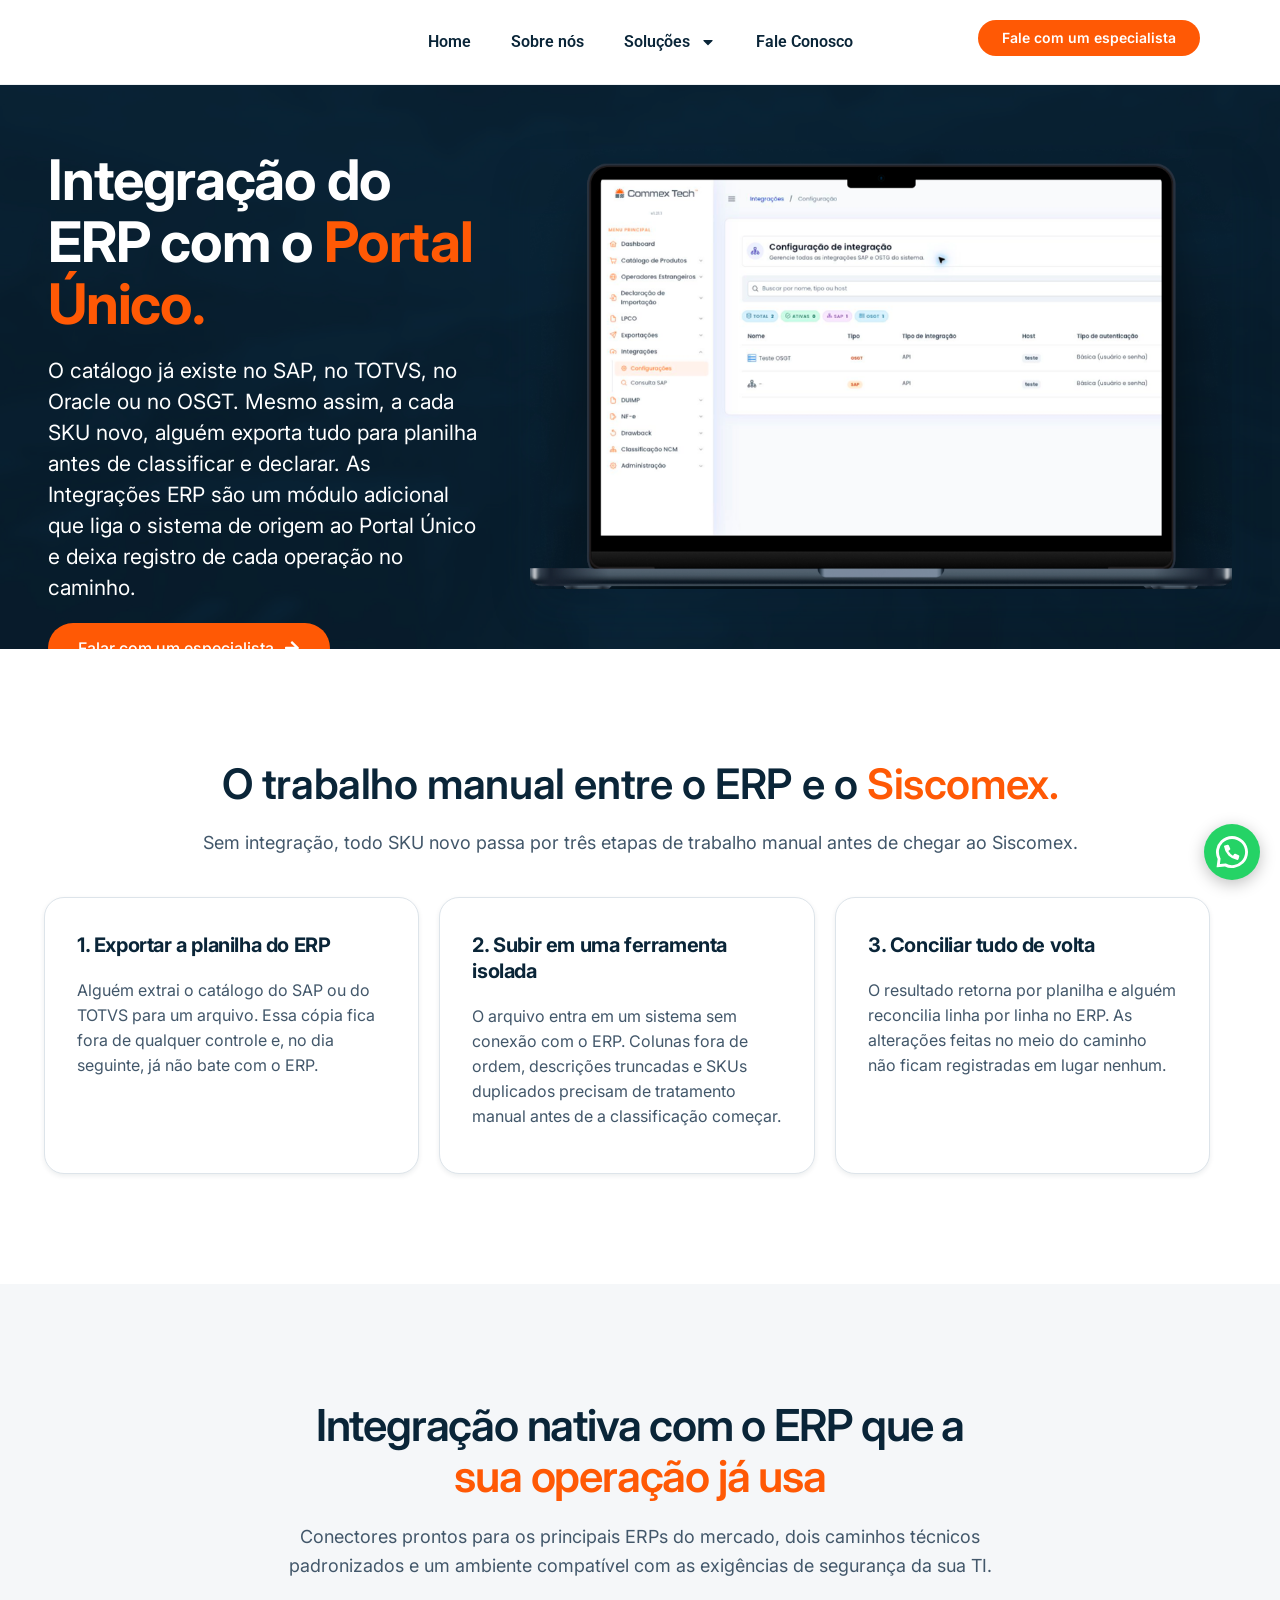
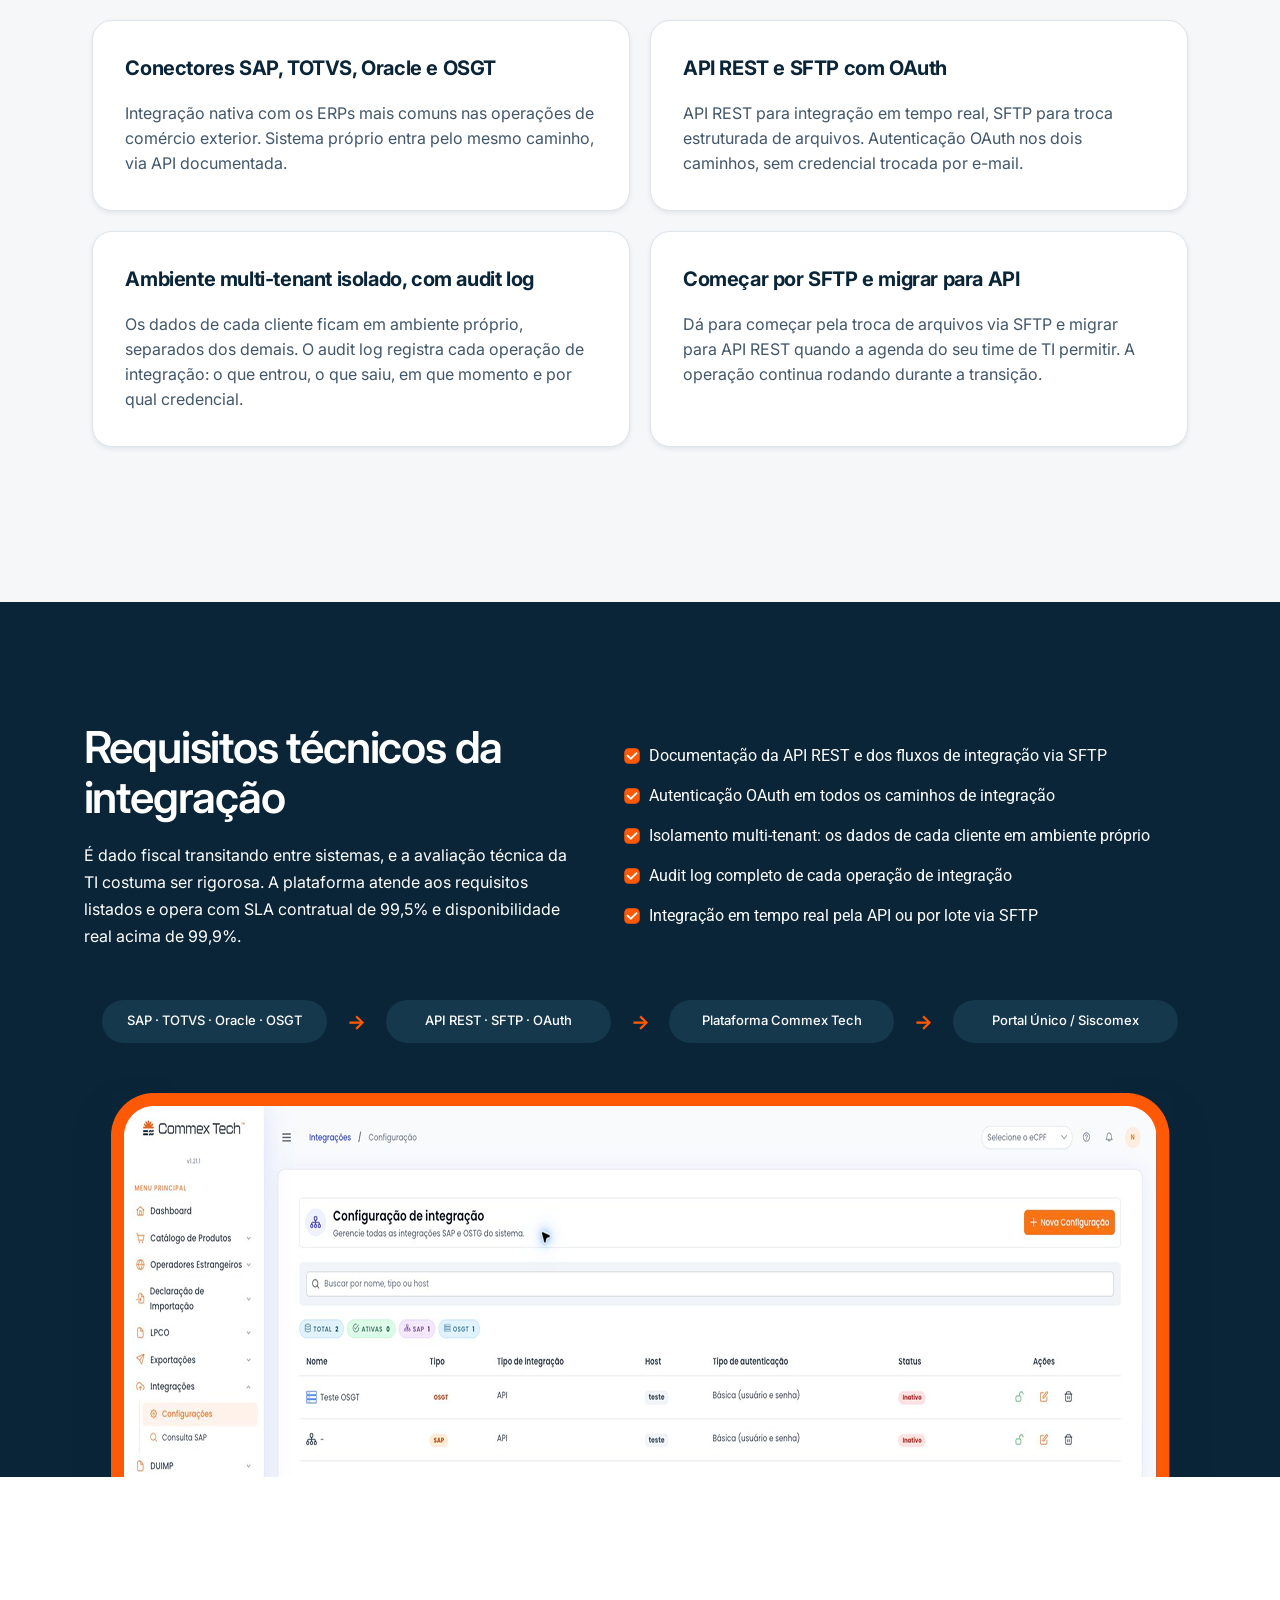
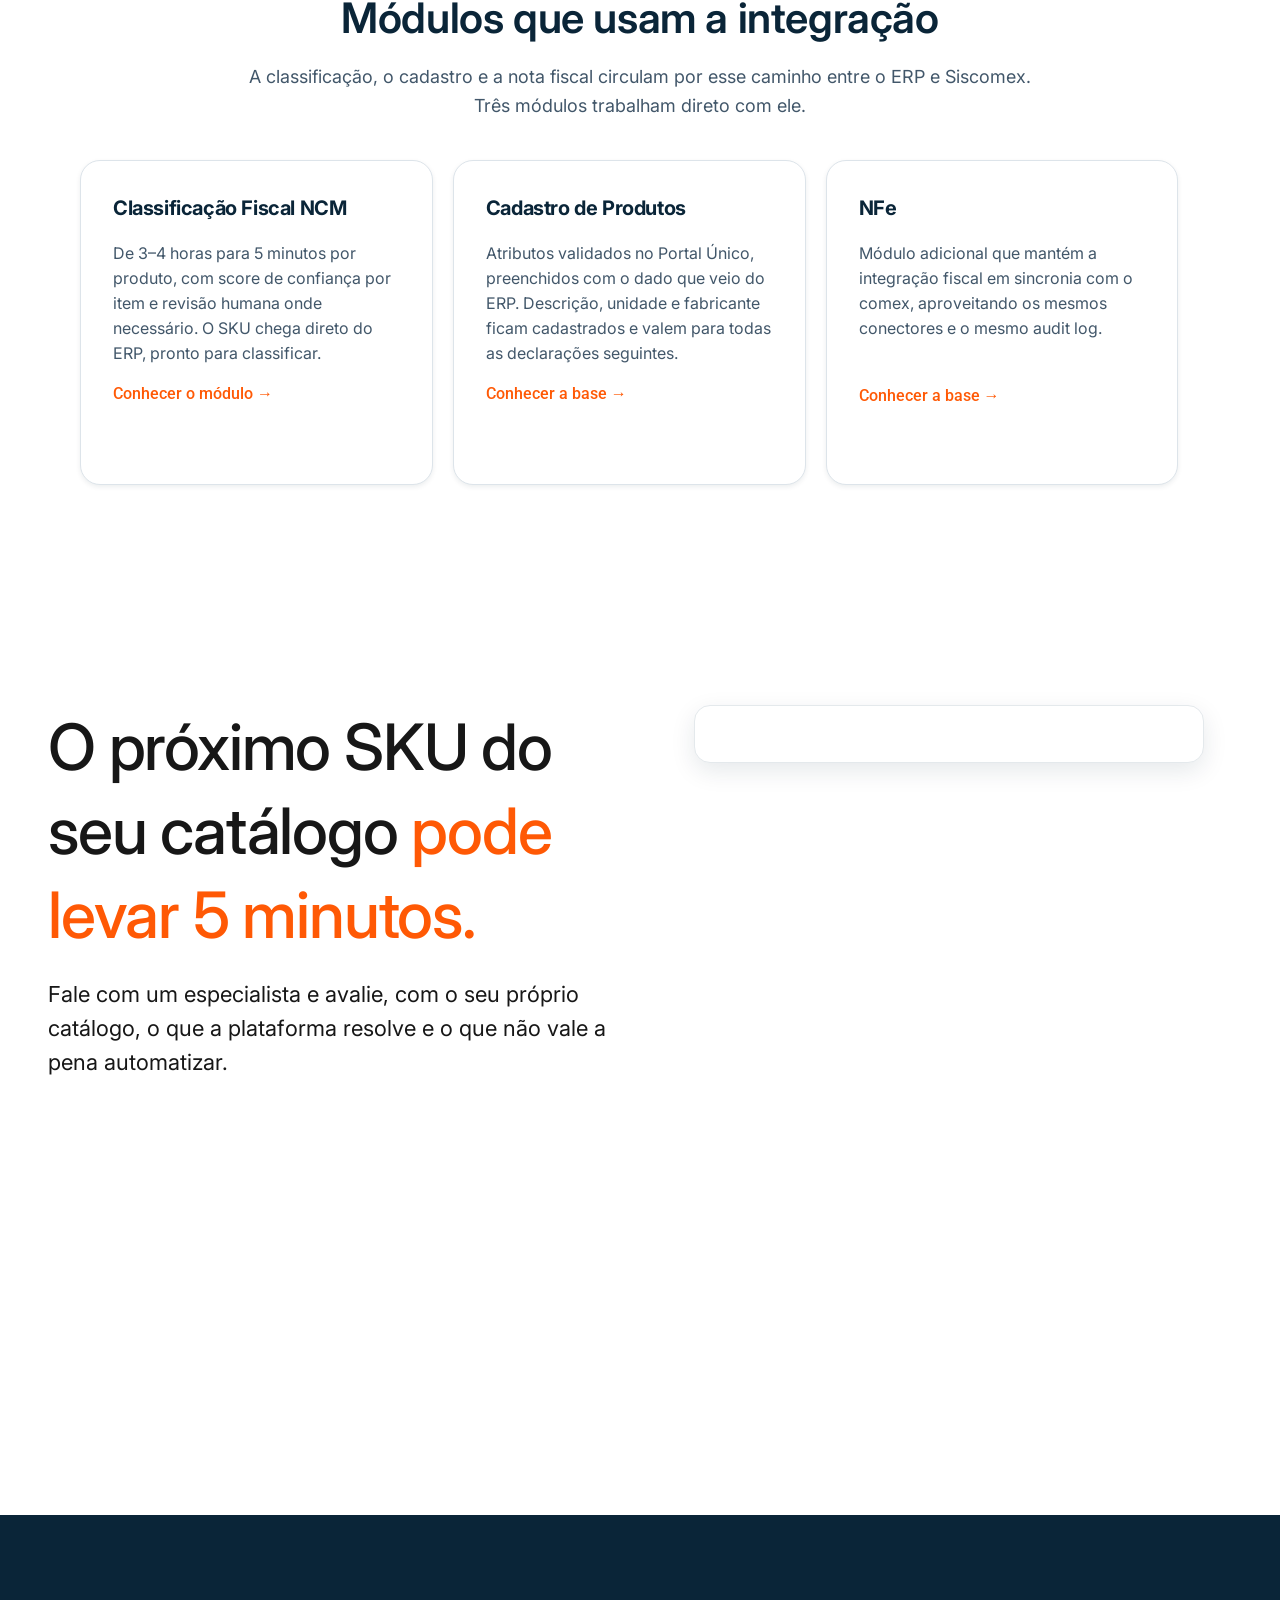
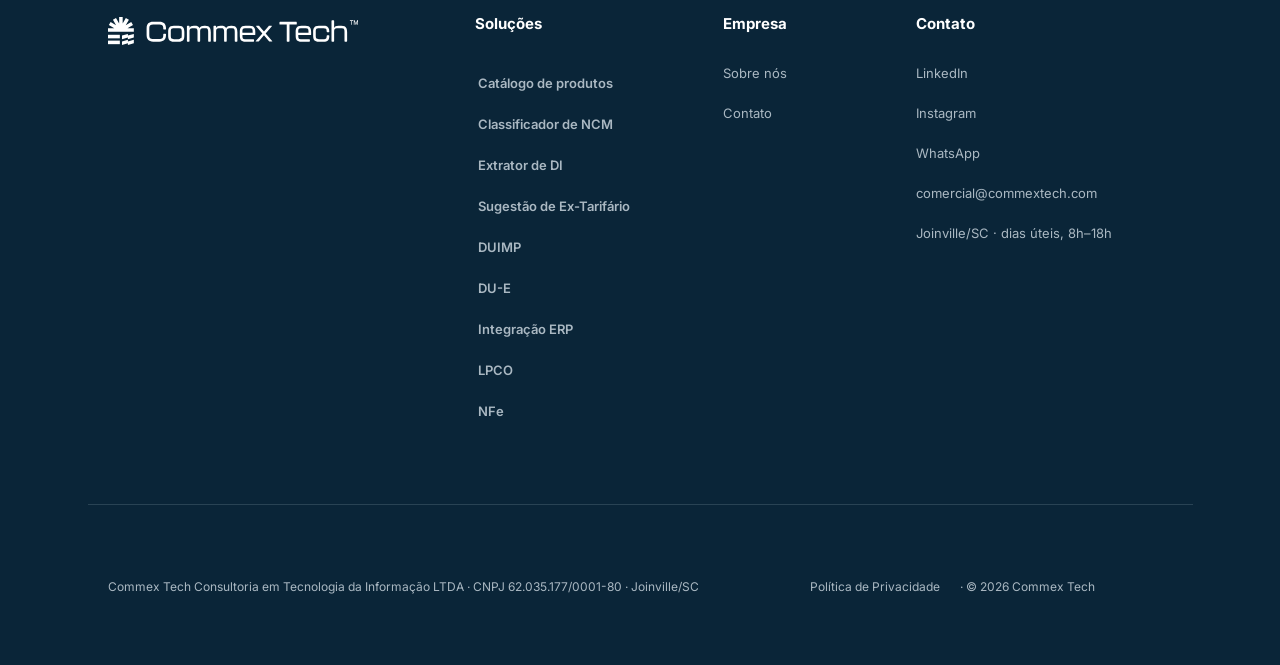
<file: integracoes.html>
<!doctype html>
<html lang="pt-BR">
<head>
	<meta charset="UTF-8">
	<meta name="viewport" content="width=device-width, initial-scale=1">
	<title>Integração ERP — Commex Tech</title>
<meta name="description" content="SAP, TOTVS, Oracle, OSGT e sistemas próprios conectados por API REST ou SFTP, com OAuth e ambiente multi-tenant isolado.">
<style id="wp-img-auto-sizes-contain-inline-css">
img:is([sizes=auto i],[sizes^="auto," i]){contain-intrinsic-size:3000px 1500px}
/*# sourceURL=wp-img-auto-sizes-contain-inline-css */
</style>
<style id="global-styles-inline-css">
:root{--wp--preset--aspect-ratio--square: 1;--wp--preset--aspect-ratio--4-3: 4/3;--wp--preset--aspect-ratio--3-4: 3/4;--wp--preset--aspect-ratio--3-2: 3/2;--wp--preset--aspect-ratio--2-3: 2/3;--wp--preset--aspect-ratio--16-9: 16/9;--wp--preset--aspect-ratio--9-16: 9/16;--wp--preset--color--black: #000000;--wp--preset--color--cyan-bluish-gray: #abb8c3;--wp--preset--color--white: #ffffff;--wp--preset--color--pale-pink: #f78da7;--wp--preset--color--vivid-red: #cf2e2e;--wp--preset--color--luminous-vivid-orange: #ff6900;--wp--preset--color--luminous-vivid-amber: #fcb900;--wp--preset--color--light-green-cyan: #7bdcb5;--wp--preset--color--vivid-green-cyan: #00d084;--wp--preset--color--pale-cyan-blue: #8ed1fc;--wp--preset--color--vivid-cyan-blue: #0693e3;--wp--preset--color--vivid-purple: #9b51e0;--wp--preset--gradient--vivid-cyan-blue-to-vivid-purple: linear-gradient(135deg,rgb(6,147,227) 0%,rgb(155,81,224) 100%);--wp--preset--gradient--light-green-cyan-to-vivid-green-cyan: linear-gradient(135deg,rgb(122,220,180) 0%,rgb(0,208,130) 100%);--wp--preset--gradient--luminous-vivid-amber-to-luminous-vivid-orange: linear-gradient(135deg,rgb(252,185,0) 0%,rgb(255,105,0) 100%);--wp--preset--gradient--luminous-vivid-orange-to-vivid-red: linear-gradient(135deg,rgb(255,105,0) 0%,rgb(207,46,46) 100%);--wp--preset--gradient--very-light-gray-to-cyan-bluish-gray: linear-gradient(135deg,rgb(238,238,238) 0%,rgb(169,184,195) 100%);--wp--preset--gradient--cool-to-warm-spectrum: linear-gradient(135deg,rgb(74,234,220) 0%,rgb(151,120,209) 20%,rgb(207,42,186) 40%,rgb(238,44,130) 60%,rgb(251,105,98) 80%,rgb(254,248,76) 100%);--wp--preset--gradient--blush-light-purple: linear-gradient(135deg,rgb(255,206,236) 0%,rgb(152,150,240) 100%);--wp--preset--gradient--blush-bordeaux: linear-gradient(135deg,rgb(254,205,165) 0%,rgb(254,45,45) 50%,rgb(107,0,62) 100%);--wp--preset--gradient--luminous-dusk: linear-gradient(135deg,rgb(255,203,112) 0%,rgb(199,81,192) 50%,rgb(65,88,208) 100%);--wp--preset--gradient--pale-ocean: linear-gradient(135deg,rgb(255,245,203) 0%,rgb(182,227,212) 50%,rgb(51,167,181) 100%);--wp--preset--gradient--electric-grass: linear-gradient(135deg,rgb(202,248,128) 0%,rgb(113,206,126) 100%);--wp--preset--gradient--midnight: linear-gradient(135deg,rgb(2,3,129) 0%,rgb(40,116,252) 100%);--wp--preset--font-size--small: 13px;--wp--preset--font-size--medium: 20px;--wp--preset--font-size--large: 36px;--wp--preset--font-size--x-large: 42px;--wp--preset--spacing--20: 0.44rem;--wp--preset--spacing--30: 0.67rem;--wp--preset--spacing--40: 1rem;--wp--preset--spacing--50: 1.5rem;--wp--preset--spacing--60: 2.25rem;--wp--preset--spacing--70: 3.38rem;--wp--preset--spacing--80: 5.06rem;--wp--preset--shadow--natural: 6px 6px 9px rgba(0, 0, 0, 0.2);--wp--preset--shadow--deep: 12px 12px 50px rgba(0, 0, 0, 0.4);--wp--preset--shadow--sharp: 6px 6px 0px rgba(0, 0, 0, 0.2);--wp--preset--shadow--outlined: 6px 6px 0px -3px rgb(255, 255, 255), 6px 6px rgb(0, 0, 0);--wp--preset--shadow--crisp: 6px 6px 0px rgb(0, 0, 0);}.wp-block-button{--wp--preset--dimension--25: 25%;--wp--preset--dimension--50: 50%;--wp--preset--dimension--75: 75%;--wp--preset--dimension--100: 100%;}:root { --wp--style--global--content-size: 800px;--wp--style--global--wide-size: 1200px; }:where(body) { margin: 0; }.wp-site-blocks > .alignleft { float: left; margin-right: 2em; }.wp-site-blocks > .alignright { float: right; margin-left: 2em; }.wp-site-blocks > .aligncenter { justify-content: center; margin-left: auto; margin-right: auto; }:where(.wp-site-blocks) > * { margin-block-start: 24px; margin-block-end: 0; }:where(.wp-site-blocks) > :first-child { margin-block-start: 0; }:where(.wp-site-blocks) > :last-child { margin-block-end: 0; }:root { --wp--style--block-gap: 24px; }:root :where(.is-layout-flow) > :first-child{margin-block-start: 0;}:root :where(.is-layout-flow) > :last-child{margin-block-end: 0;}:root :where(.is-layout-flow) > *{margin-block-start: 24px;margin-block-end: 0;}:root :where(.is-layout-constrained) > :first-child{margin-block-start: 0;}:root :where(.is-layout-constrained) > :last-child{margin-block-end: 0;}:root :where(.is-layout-constrained) > *{margin-block-start: 24px;margin-block-end: 0;}:root :where(.is-layout-flex){gap: 24px;}:root :where(.is-layout-grid){gap: 24px;}.is-layout-flow > .alignleft{float: left;margin-inline-start: 0;margin-inline-end: 2em;}.is-layout-flow > .alignright{float: right;margin-inline-start: 2em;margin-inline-end: 0;}.is-layout-flow > .aligncenter{margin-left: auto !important;margin-right: auto !important;}.is-layout-constrained > .alignleft{float: left;margin-inline-start: 0;margin-inline-end: 2em;}.is-layout-constrained > .alignright{float: right;margin-inline-start: 2em;margin-inline-end: 0;}.is-layout-constrained > .aligncenter{margin-left: auto !important;margin-right: auto !important;}.is-layout-constrained > :where(:not(.alignleft):not(.alignright):not(.alignfull)){max-width: var(--wp--style--global--content-size);margin-left: auto !important;margin-right: auto !important;}.is-layout-constrained > .alignwide{max-width: var(--wp--style--global--wide-size);}body .is-layout-flex{display: flex;}.is-layout-flex{flex-wrap: wrap;align-items: center;}.is-layout-flex > :is(*, div){margin: 0;}body .is-layout-grid{display: grid;}.is-layout-grid > :is(*, div){margin: 0;}body{padding-top: 0px;padding-right: 0px;padding-bottom: 0px;padding-left: 0px;}:root :where(.wp-element-button, .wp-block-button__link){background-color: #32373c;border-width: 0;color: #fff;font-family: inherit;font-size: inherit;font-style: inherit;font-weight: inherit;letter-spacing: inherit;line-height: inherit;padding-top: calc(0.667em + 2px);padding-right: calc(1.333em + 2px);padding-bottom: calc(0.667em + 2px);padding-left: calc(1.333em + 2px);text-decoration: none;text-transform: inherit;}.has-black-color{color: var(--wp--preset--color--black) !important;}.has-cyan-bluish-gray-color{color: var(--wp--preset--color--cyan-bluish-gray) !important;}.has-white-color{color: var(--wp--preset--color--white) !important;}.has-pale-pink-color{color: var(--wp--preset--color--pale-pink) !important;}.has-vivid-red-color{color: var(--wp--preset--color--vivid-red) !important;}.has-luminous-vivid-orange-color{color: var(--wp--preset--color--luminous-vivid-orange) !important;}.has-luminous-vivid-amber-color{color: var(--wp--preset--color--luminous-vivid-amber) !important;}.has-light-green-cyan-color{color: var(--wp--preset--color--light-green-cyan) !important;}.has-vivid-green-cyan-color{color: var(--wp--preset--color--vivid-green-cyan) !important;}.has-pale-cyan-blue-color{color: var(--wp--preset--color--pale-cyan-blue) !important;}.has-vivid-cyan-blue-color{color: var(--wp--preset--color--vivid-cyan-blue) !important;}.has-vivid-purple-color{color: var(--wp--preset--color--vivid-purple) !important;}.has-black-background-color{background-color: var(--wp--preset--color--black) !important;}.has-cyan-bluish-gray-background-color{background-color: var(--wp--preset--color--cyan-bluish-gray) !important;}.has-white-background-color{background-color: var(--wp--preset--color--white) !important;}.has-pale-pink-background-color{background-color: var(--wp--preset--color--pale-pink) !important;}.has-vivid-red-background-color{background-color: var(--wp--preset--color--vivid-red) !important;}.has-luminous-vivid-orange-background-color{background-color: var(--wp--preset--color--luminous-vivid-orange) !important;}.has-luminous-vivid-amber-background-color{background-color: var(--wp--preset--color--luminous-vivid-amber) !important;}.has-light-green-cyan-background-color{background-color: var(--wp--preset--color--light-green-cyan) !important;}.has-vivid-green-cyan-background-color{background-color: var(--wp--preset--color--vivid-green-cyan) !important;}.has-pale-cyan-blue-background-color{background-color: var(--wp--preset--color--pale-cyan-blue) !important;}.has-vivid-cyan-blue-background-color{background-color: var(--wp--preset--color--vivid-cyan-blue) !important;}.has-vivid-purple-background-color{background-color: var(--wp--preset--color--vivid-purple) !important;}.has-black-border-color{border-color: var(--wp--preset--color--black) !important;}.has-cyan-bluish-gray-border-color{border-color: var(--wp--preset--color--cyan-bluish-gray) !important;}.has-white-border-color{border-color: var(--wp--preset--color--white) !important;}.has-pale-pink-border-color{border-color: var(--wp--preset--color--pale-pink) !important;}.has-vivid-red-border-color{border-color: var(--wp--preset--color--vivid-red) !important;}.has-luminous-vivid-orange-border-color{border-color: var(--wp--preset--color--luminous-vivid-orange) !important;}.has-luminous-vivid-amber-border-color{border-color: var(--wp--preset--color--luminous-vivid-amber) !important;}.has-light-green-cyan-border-color{border-color: var(--wp--preset--color--light-green-cyan) !important;}.has-vivid-green-cyan-border-color{border-color: var(--wp--preset--color--vivid-green-cyan) !important;}.has-pale-cyan-blue-border-color{border-color: var(--wp--preset--color--pale-cyan-blue) !important;}.has-vivid-cyan-blue-border-color{border-color: var(--wp--preset--color--vivid-cyan-blue) !important;}.has-vivid-purple-border-color{border-color: var(--wp--preset--color--vivid-purple) !important;}.has-vivid-cyan-blue-to-vivid-purple-gradient-background{background: var(--wp--preset--gradient--vivid-cyan-blue-to-vivid-purple) !important;}.has-light-green-cyan-to-vivid-green-cyan-gradient-background{background: var(--wp--preset--gradient--light-green-cyan-to-vivid-green-cyan) !important;}.has-luminous-vivid-amber-to-luminous-vivid-orange-gradient-background{background: var(--wp--preset--gradient--luminous-vivid-amber-to-luminous-vivid-orange) !important;}.has-luminous-vivid-orange-to-vivid-red-gradient-background{background: var(--wp--preset--gradient--luminous-vivid-orange-to-vivid-red) !important;}.has-very-light-gray-to-cyan-bluish-gray-gradient-background{background: var(--wp--preset--gradient--very-light-gray-to-cyan-bluish-gray) !important;}.has-cool-to-warm-spectrum-gradient-background{background: var(--wp--preset--gradient--cool-to-warm-spectrum) !important;}.has-blush-light-purple-gradient-background{background: var(--wp--preset--gradient--blush-light-purple) !important;}.has-blush-bordeaux-gradient-background{background: var(--wp--preset--gradient--blush-bordeaux) !important;}.has-luminous-dusk-gradient-background{background: var(--wp--preset--gradient--luminous-dusk) !important;}.has-pale-ocean-gradient-background{background: var(--wp--preset--gradient--pale-ocean) !important;}.has-electric-grass-gradient-background{background: var(--wp--preset--gradient--electric-grass) !important;}.has-midnight-gradient-background{background: var(--wp--preset--gradient--midnight) !important;}.has-small-font-size{font-size: var(--wp--preset--font-size--small) !important;}.has-medium-font-size{font-size: var(--wp--preset--font-size--medium) !important;}.has-large-font-size{font-size: var(--wp--preset--font-size--large) !important;}.has-x-large-font-size{font-size: var(--wp--preset--font-size--x-large) !important;}
:root :where(.wp-block-icon svg){width: 24px;}
:root :where(.wp-block-pullquote){font-size: 1.5em;line-height: 1.6;}
/*# sourceURL=global-styles-inline-css */
</style>
<link rel='stylesheet' id='hello-elementor-css' href='assets/css/hello-reset.css' media='all' />
<link rel='stylesheet' id='hello-elementor-theme-style-css' href='assets/css/hello-theme.css' media='all' />
<link rel='stylesheet' id='hello-elementor-header-footer-css' href='assets/css/hello-header-footer.css' media='all' />
<link rel='stylesheet' id='elementor-frontend-css' href='assets/css/elementor-frontend.min.css' media='all' />
<style id="elementor-frontend-inline-css">
.e-heading-base a, .e-paragraph-base a { all: unset; cursor: pointer; }form[data-element_type="e-form"].form-state-success [data-element_type="e-form-success-message"],form[data-element_type="e-form"].form-state-error [data-element_type="e-form-error-message"]{ display: block; }
.e-form-textarea-base:not([data-resizable]) { resize: none; } .e-form-submit-button-base { cursor: pointer; box-sizing: border-box; }
/*# sourceURL=elementor-frontend-inline-css */
</style>
<link rel='stylesheet' id='elementor-post-16-css' href='assets/css/post-16.css' media='all' />
<link rel='stylesheet' id='widget-image-css' href='assets/css/elementor-widget-image.min.css' media='all' />
<link rel='stylesheet' id='widget-nav-menu-css' href='assets/css/pro-widget-nav-menu.min.css' media='all' />
<link rel='stylesheet' id='e-sticky-css' href='assets/css/pro-sticky.min.css' media='all' />
<link rel='stylesheet' id='widget-heading-css' href='assets/css/elementor-widget-heading.min.css' media='all' />
<link rel='stylesheet' id='widget-divider-css' href='assets/css/elementor-widget-divider.min.css' media='all' />
<link rel='stylesheet' id='widget-icon-list-css' href='assets/css/elementor-widget-icon-list.min.css' media='all' />
<link rel='stylesheet' id='elementor-post-148-css' href='assets/css/post-148.css' media='all' />
<link rel='stylesheet' id='base-desktop-css' href='assets/css/base-desktop.css' media='all' />
<link rel='stylesheet' id='base-mobile-css' href='assets/css/base-mobile.css' media='(max-width:767px)' />
<link rel='stylesheet' id='elementor-post-261-css' href='assets/css/post-261.css' media='all' />
<link rel='stylesheet' id='elementor-post-288-css' href='assets/css/post-288.css' media='all' />
<link rel='stylesheet' id='elementor-gf-roboto-css' href='https://fonts.googleapis.com/css?family=Roboto:100,100italic,200,200italic,300,300italic,400,400italic,500,500italic,600,600italic,700,700italic,800,800italic,900,900italic&#038;display=auto' media='all' />
<link rel='stylesheet' id='elementor-gf-robotoslab-css' href='https://fonts.googleapis.com/css?family=Roboto+Slab:100,100italic,200,200italic,300,300italic,400,400italic,500,500italic,600,600italic,700,700italic,800,800italic,900,900italic&#038;display=auto' media='all' />
<link rel='stylesheet' id='elementor-gf-inter-css' href='https://fonts.googleapis.com/css?family=Inter:100,100italic,200,200italic,300,300italic,400,400italic,500,500italic,600,600italic,700,700italic,800,800italic,900,900italic&#038;display=auto' media='all' />
<script id="jquery-core-js" src="assets/js/jquery.min.js"></script>
<script id="jquery-migrate-js" src="assets/js/jquery-migrate.min.js"></script>
			<style>
				.e-con.e-parent:nth-of-type(n+4):not(.e-lazyloaded):not(.e-no-lazyload),
				.e-con.e-parent:nth-of-type(n+4):not(.e-lazyloaded):not(.e-no-lazyload) * {
					background-image: none !important;
				}
				@media screen and (max-height: 1024px) {
					.e-con.e-parent:nth-of-type(n+3):not(.e-lazyloaded):not(.e-no-lazyload),
					.e-con.e-parent:nth-of-type(n+3):not(.e-lazyloaded):not(.e-no-lazyload) * {
						background-image: none !important;
					}
				}
				@media screen and (max-height: 640px) {
					.e-con.e-parent:nth-of-type(n+2):not(.e-lazyloaded):not(.e-no-lazyload),
					.e-con.e-parent:nth-of-type(n+2):not(.e-lazyloaded):not(.e-no-lazyload) * {
						background-image: none !important;
					}
				}
			</style>
			<link rel="icon" href="assets/img/cropped-FAVICON-32x32.png" sizes="32x32" />
<link rel="icon" href="assets/img/cropped-FAVICON-192x192.png" sizes="192x192" />
<link rel="apple-touch-icon" href="assets/img/cropped-FAVICON-180x180.png" />
<meta name="msapplication-TileImage" content="assets/img/cropped-FAVICON-270x270.png" />
</head>
<body class="wp-singular page-template page-template-elementor_header_footer page page-id-148 wp-custom-logo wp-embed-responsive wp-theme-hello-elementor hello-elementor-default elementor-default elementor-template-full-width elementor-kit-16 elementor-page elementor-page-148">

<a class="skip-link screen-reader-text" href="#content">Ir para o conteúdo</a>

		<header data-elementor-type="header" data-elementor-id="261" class="elementor elementor-261 elementor-location-header" data-elementor-post-type="elementor_library">
			<header class="elementor-element elementor-element-4142ab73 e-flex e-con-boxed e-con e-parent" data-id="4142ab73" data-element_type="container" data-e-type="container" data-settings="{&quot;background_background&quot;:&quot;classic&quot;,&quot;sticky&quot;:&quot;top&quot;,&quot;sticky_on&quot;:[&quot;desktop&quot;,&quot;tablet&quot;,&quot;mobile&quot;],&quot;sticky_offset&quot;:0,&quot;sticky_effects_offset&quot;:0,&quot;sticky_anchor_link_offset&quot;:0}">
					<div class="e-con-inner">
		<div class="elementor-element elementor-element-62e94775 e-con-full e-flex e-con e-child" data-id="62e94775" data-element_type="container" data-e-type="container">
		<div class="elementor-element elementor-element-63793621 e-con-full e-flex e-con e-child" data-id="63793621" data-element_type="container" data-e-type="container">
				<div class="elementor-element elementor-element-28edce0b elementor-widget elementor-widget-image" data-id="28edce0b" data-element_type="widget" data-e-type="widget" data-widget_type="image.default">
															<img width="305" height="34" src="assets/img/Commex-Tech.svg" class="attachment-full size-full wp-image-263" alt="" />															</div>
				</div>
		<div class="elementor-element elementor-element-7af0783a e-con-full e-flex e-con e-child" data-id="7af0783a" data-element_type="container" data-e-type="container">
				<div class="elementor-element elementor-element-230fde95 elementor-nav-menu__align-center elementor-nav-menu--stretch elementor-nav-menu--dropdown-tablet elementor-nav-menu__text-align-aside elementor-nav-menu--toggle elementor-nav-menu--burger elementor-widget elementor-widget-nav-menu" data-id="230fde95" data-element_type="widget" data-e-type="widget" data-settings="{&quot;full_width&quot;:&quot;stretch&quot;,&quot;layout&quot;:&quot;horizontal&quot;,&quot;submenu_icon&quot;:{&quot;value&quot;:&quot;&lt;svg aria-hidden=\&quot;true\&quot; class=\&quot;e-font-icon-svg e-fas-caret-down\&quot; viewBox=\&quot;0 0 320 512\&quot; xmlns=\&quot;http:\/\/www.w3.org\/2000\/svg\&quot;&gt;&lt;path d=\&quot;M31.3 192h257.3c17.8 0 26.7 21.5 14.1 34.1L174.1 354.8c-7.8 7.8-20.5 7.8-28.3 0L17.2 226.1C4.6 213.5 13.5 192 31.3 192z\&quot;&gt;&lt;\/path&gt;&lt;\/svg&gt;&quot;,&quot;library&quot;:&quot;fa-solid&quot;},&quot;toggle&quot;:&quot;burger&quot;}" data-widget_type="nav-menu.default">
								<nav aria-label="Menu" class="elementor-nav-menu--main elementor-nav-menu__container elementor-nav-menu--layout-horizontal e--pointer-underline e--animation-fade">
				<ul id="menu-1-230fde95" class="elementor-nav-menu"><li class="menu-item menu-item-type-post_type menu-item-object-page menu-item-home menu-item-265"><a href="index.html" class="elementor-item">Home</a></li>
<li class="menu-item menu-item-type-post_type menu-item-object-page menu-item-266"><a href="sobre.html" class="elementor-item">Sobre nós</a></li>
<li class="menu-item menu-item-type-custom menu-item-object-custom current-menu-ancestor current-menu-parent menu-item-has-children menu-item-267"><a class="elementor-item">Soluções</a>
<ul class="sub-menu elementor-nav-menu--dropdown">
	<li class="menu-item menu-item-type-post_type menu-item-object-page menu-item-270"><a href="cadastro-de-produtos.html" class="elementor-sub-item">Catálogo de produtos</a></li>
	<li class="menu-item menu-item-type-post_type menu-item-object-page menu-item-274"><a href="ncm.html" class="elementor-sub-item">Classificador de NCM</a></li>
	<li class="menu-item menu-item-type-post_type menu-item-object-page menu-item-901"><a href="extrator-di.html" class="elementor-sub-item">Extrator de DI</a></li>
	<li class="menu-item menu-item-type-post_type menu-item-object-page menu-item-902"><a href="ex-tarifario.html" class="elementor-sub-item">Sugestão de Ex-Tarifário</a></li>
	<li class="menu-item menu-item-type-post_type menu-item-object-page menu-item-273"><a href="duimp.html" class="elementor-sub-item">DUIMP</a></li>
	<li class="menu-item menu-item-type-post_type menu-item-object-page menu-item-272"><a href="du-e.html" class="elementor-sub-item">DU-E</a></li>
	<li class="menu-item menu-item-type-post_type menu-item-object-page current-menu-item page_item page-item-148 current_page_item menu-item-271"><a href="integracoes.html" aria-current="page" class="elementor-sub-item elementor-item-active">Integração ERP</a></li>
	<li class="menu-item menu-item-type-post_type menu-item-object-page menu-item-269"><a href="lpco.html" class="elementor-sub-item">LPCO</a></li>
	<li class="menu-item menu-item-type-post_type menu-item-object-page menu-item-268"><a href="nfe.html" class="elementor-sub-item">NFe</a></li>
</ul>
</li>
<li class="menu-item menu-item-type-post_type menu-item-object-page menu-item-281"><a href="contato.html" class="elementor-item">Fale Conosco</a></li>
</ul>			</nav>
					<div class="elementor-menu-toggle" role="button" tabindex="0" aria-label="Menu Toggle" aria-expanded="false">
			<svg aria-hidden="true" role="presentation" class="elementor-menu-toggle__icon--open e-font-icon-svg e-eicon-menu-bar" viewBox="0 0 1000 1000" xmlns="http://www.w3.org/2000/svg"><path d="M104 333H896C929 333 958 304 958 271S929 208 896 208H104C71 208 42 237 42 271S71 333 104 333ZM104 583H896C929 583 958 554 958 521S929 458 896 458H104C71 458 42 487 42 521S71 583 104 583ZM104 833H896C929 833 958 804 958 771S929 708 896 708H104C71 708 42 737 42 771S71 833 104 833Z"></path></svg><svg aria-hidden="true" role="presentation" class="elementor-menu-toggle__icon--close e-font-icon-svg e-eicon-close" viewBox="0 0 1000 1000" xmlns="http://www.w3.org/2000/svg"><path d="M742 167L500 408 258 167C246 154 233 150 217 150 196 150 179 158 167 167 154 179 150 196 150 212 150 229 154 242 171 254L408 500 167 742C138 771 138 800 167 829 196 858 225 858 254 829L496 587 738 829C750 842 767 846 783 846 800 846 817 842 829 829 842 817 846 804 846 783 846 767 842 750 829 737L588 500 833 258C863 229 863 200 833 171 804 137 775 137 742 167Z"></path></svg>		</div>
					<nav class="elementor-nav-menu--dropdown elementor-nav-menu__container" aria-hidden="true">
				<ul id="menu-2-230fde95" class="elementor-nav-menu"><li class="menu-item menu-item-type-post_type menu-item-object-page menu-item-home menu-item-265"><a href="index.html" class="elementor-item" tabindex="-1">Home</a></li>
<li class="menu-item menu-item-type-post_type menu-item-object-page menu-item-266"><a href="sobre.html" class="elementor-item" tabindex="-1">Sobre nós</a></li>
<li class="menu-item menu-item-type-custom menu-item-object-custom current-menu-ancestor current-menu-parent menu-item-has-children menu-item-267"><a class="elementor-item" tabindex="-1">Soluções</a>
<ul class="sub-menu elementor-nav-menu--dropdown">
	<li class="menu-item menu-item-type-post_type menu-item-object-page menu-item-270"><a href="cadastro-de-produtos.html" class="elementor-sub-item" tabindex="-1">Catálogo de produtos</a></li>
	<li class="menu-item menu-item-type-post_type menu-item-object-page menu-item-274"><a href="ncm.html" class="elementor-sub-item" tabindex="-1">Classificador de NCM</a></li>
	<li class="menu-item menu-item-type-post_type menu-item-object-page menu-item-901"><a href="extrator-di.html" class="elementor-sub-item" tabindex="-1">Extrator de DI</a></li>
	<li class="menu-item menu-item-type-post_type menu-item-object-page menu-item-902"><a href="ex-tarifario.html" class="elementor-sub-item" tabindex="-1">Sugestão de Ex-Tarifário</a></li>
	<li class="menu-item menu-item-type-post_type menu-item-object-page menu-item-273"><a href="duimp.html" class="elementor-sub-item" tabindex="-1">DUIMP</a></li>
	<li class="menu-item menu-item-type-post_type menu-item-object-page menu-item-272"><a href="du-e.html" class="elementor-sub-item" tabindex="-1">DU-E</a></li>
	<li class="menu-item menu-item-type-post_type menu-item-object-page current-menu-item page_item page-item-148 current_page_item menu-item-271"><a href="integracoes.html" aria-current="page" class="elementor-sub-item elementor-item-active" tabindex="-1">Integração ERP</a></li>
	<li class="menu-item menu-item-type-post_type menu-item-object-page menu-item-269"><a href="lpco.html" class="elementor-sub-item" tabindex="-1">LPCO</a></li>
	<li class="menu-item menu-item-type-post_type menu-item-object-page menu-item-268"><a href="nfe.html" class="elementor-sub-item" tabindex="-1">NFe</a></li>
</ul>
</li>
<li class="menu-item menu-item-type-post_type menu-item-object-page menu-item-281"><a href="contato.html" class="elementor-item" tabindex="-1">Fale Conosco</a></li>
</ul>			</nav>
						</div>
				</div>
		<div class="elementor-element elementor-element-749b7960 e-con-full e-flex e-con e-child" data-id="749b7960" data-element_type="container" data-e-type="container">
				<div class="elementor-element elementor-element-575684f1 elementor-align-right elementor-tablet-align-right elementor-mobile-align-center elementor-widget__width-auto elementor-widget elementor-widget-button" data-id="575684f1" data-element_type="widget" data-e-type="widget" data-widget_type="button.default">
										<a class="elementor-button elementor-button-link elementor-size-sm" href="https://wa.me/5547999744290?text=Ol%C3%A1%2C%20vim%20do%20site%20da%20Commex%20Tech%20e%20gostaria%20de%20mais%20informa%C3%A7%C3%B5es" target="_blank">
						<span class="elementor-button-content-wrapper">
									<span class="elementor-button-text">Fale com um especialista</span>
					</span>
					</a>
								</div>
				</div>
				</div>
					</div>
				</header>
				</header>
				<div data-elementor-type="wp-page" data-elementor-id="148" class="elementor elementor-148" data-elementor-post-type="page">
				<section class="elementor-element elementor-element-6d45a190 e-flex e-con-boxed e-con e-parent" data-id="6d45a190" data-element_type="container" data-e-type="container" data-settings="{&quot;background_background&quot;:&quot;classic&quot;}">
					<div class="e-con-inner">
		<div class="elementor-element elementor-element-700d75 e-con-full e-flex e-con e-child" data-id="700d75" data-element_type="container" data-e-type="container">
		<div class="elementor-element elementor-element-51c51244 e-con-full e-flex e-con e-child" data-id="51c51244" data-element_type="container" data-e-type="container">
				<div class="elementor-element elementor-element-75c31176 elementor-widget elementor-widget-heading" data-id="75c31176" data-element_type="widget" data-e-type="widget" data-widget_type="heading.default">
					<h1 class="elementor-heading-title elementor-size-default">Integração do ERP com o <span style="color:#FF5905">Portal Único.</span></h1>				</div>
				<div class="elementor-element elementor-element-4581d9bd elementor-widget elementor-widget-text-editor" data-id="4581d9bd" data-element_type="widget" data-e-type="widget" data-widget_type="text-editor.default">
									O catálogo já existe no SAP, no TOTVS, no Oracle ou no OSGT. Mesmo assim, a cada SKU novo, alguém exporta tudo para planilha antes de classificar e declarar. As Integrações ERP são um módulo adicional que liga o sistema de origem ao Portal Único e deixa registro de cada operação no caminho.								</div>
				<div class="elementor-element elementor-element-c6eb233 elementor-align-left elementor-tablet-align-center elementor-mobile-align-center elementor-widget elementor-widget-button" data-id="c6eb233" data-element_type="widget" data-e-type="widget" data-widget_type="button.default">
										<a class="elementor-button elementor-button-link elementor-size-sm" href="https://wa.me/5547999744290?text=Ol%C3%A1%2C%20vim%20do%20site%20da%20Commex%20Tech%20e%20gostaria%20de%20mais%20informa%C3%A7%C3%B5es" target="_blank">
						<span class="elementor-button-content-wrapper">
						<span class="elementor-button-icon">
				<svg aria-hidden="true" class="e-font-icon-svg e-fas-arrow-right" viewBox="0 0 448 512" xmlns="http://www.w3.org/2000/svg"><path d="M190.5 66.9l22.2-22.2c9.4-9.4 24.6-9.4 33.9 0L441 239c9.4 9.4 9.4 24.6 0 33.9L246.6 467.3c-9.4 9.4-24.6 9.4-33.9 0l-22.2-22.2c-9.5-9.5-9.3-25 .4-34.3L311.4 296H24c-13.3 0-24-10.7-24-24v-32c0-13.3 10.7-24 24-24h287.4L190.9 101.2c-9.8-9.3-10-24.8-.4-34.3z"></path></svg>			</span>
									<span class="elementor-button-text">Falar com um especialista</span>
					</span>
					</a>
								</div>
				</div>
		<div class="elementor-element elementor-element-59f152b4 e-con-full e-flex e-con e-child" data-id="59f152b4" data-element_type="container" data-e-type="container">
				<div class="elementor-element elementor-element-3c6405b elementor-widget elementor-widget-image" data-id="3c6405b" data-element_type="widget" data-e-type="widget" data-widget_type="image.default">
															<img fetchpriority="high" decoding="async" width="1008" height="632" src="assets/img/ERP.png" class="attachment-full size-full wp-image-165" alt="" srcset="assets/img/ERP.png 1008w, assets/img/ERP-300x188.png 300w, assets/img/ERP-768x482.png 768w" sizes="(max-width: 1008px) 100vw, 1008px" />															</div>
				</div>
				</div>
					</div>
				</section>
		<section class="elementor-element elementor-element-74a4840c e-flex e-con-boxed e-con e-parent" data-id="74a4840c" data-element_type="container" data-e-type="container" data-settings="{&quot;background_background&quot;:&quot;classic&quot;}">
					<div class="e-con-inner">
		<div class="elementor-element elementor-element-2ea624be e-con-full e-flex e-con e-child" data-id="2ea624be" data-element_type="container" data-e-type="container">
		<div class="elementor-element elementor-element-1a14d2c5 e-con-full e-flex e-con e-child" data-id="1a14d2c5" data-element_type="container" data-e-type="container">
				<div class="elementor-element elementor-element-79178345 elementor-widget__width-initial elementor-widget-tablet__width-inherit elementor-widget-mobile__width-inherit elementor-widget elementor-widget-heading" data-id="79178345" data-element_type="widget" data-e-type="widget" data-widget_type="heading.default">
					<h2 class="elementor-heading-title elementor-size-default">O trabalho manual entre o ERP e o <span style="color:#FF5905">Siscomex.</span></h2>				</div>
				<div class="elementor-element elementor-element-59ce5a6c elementor-widget__width-initial elementor-widget-tablet__width-inherit elementor-widget-mobile__width-inherit elementor-widget elementor-widget-text-editor" data-id="59ce5a6c" data-element_type="widget" data-e-type="widget" data-widget_type="text-editor.default">
									Sem integração, todo SKU novo passa por três etapas de trabalho manual antes de chegar ao Siscomex.								</div>
				</div>
		<div class="elementor-element elementor-element-1d1eabc2 e-con-full e-flex e-con e-child" data-id="1d1eabc2" data-element_type="container" data-e-type="container">
		<div class="elementor-element elementor-element-5f6cd6b1 e-con-full e-flex e-con e-child" data-id="5f6cd6b1" data-element_type="container" data-e-type="container" data-settings="{&quot;background_background&quot;:&quot;classic&quot;}">
				<div class="elementor-element elementor-element-bc1b634 elementor-widget elementor-widget-heading" data-id="bc1b634" data-element_type="widget" data-e-type="widget" data-widget_type="heading.default">
					<h3 class="elementor-heading-title elementor-size-default">1. Exportar a planilha do ERP</h3>				</div>
				<div class="elementor-element elementor-element-40ca01b0 elementor-widget elementor-widget-text-editor" data-id="40ca01b0" data-element_type="widget" data-e-type="widget" data-widget_type="text-editor.default">
									Alguém extrai o catálogo do SAP ou do TOTVS para um arquivo. Essa cópia fica fora de qualquer controle e, no dia seguinte, já não bate com o ERP.								</div>
				</div>
		<div class="elementor-element elementor-element-4f3e71cc e-con-full e-flex e-con e-child" data-id="4f3e71cc" data-element_type="container" data-e-type="container" data-settings="{&quot;background_background&quot;:&quot;classic&quot;}">
				<div class="elementor-element elementor-element-9412a6a elementor-widget elementor-widget-heading" data-id="9412a6a" data-element_type="widget" data-e-type="widget" data-widget_type="heading.default">
					<h3 class="elementor-heading-title elementor-size-default">2. Subir em uma ferramenta isolada</h3>				</div>
				<div class="elementor-element elementor-element-68c70d10 elementor-widget elementor-widget-text-editor" data-id="68c70d10" data-element_type="widget" data-e-type="widget" data-widget_type="text-editor.default">
									O arquivo entra em um sistema sem conexão com o ERP. Colunas fora de ordem, descrições truncadas e SKUs duplicados precisam de tratamento manual antes de a classificação começar.								</div>
				</div>
		<div class="elementor-element elementor-element-2b580f98 e-con-full e-flex e-con e-child" data-id="2b580f98" data-element_type="container" data-e-type="container" data-settings="{&quot;background_background&quot;:&quot;classic&quot;}">
				<div class="elementor-element elementor-element-63f30381 elementor-widget elementor-widget-heading" data-id="63f30381" data-element_type="widget" data-e-type="widget" data-widget_type="heading.default">
					<h3 class="elementor-heading-title elementor-size-default">3. Conciliar tudo de volta</h3>				</div>
				<div class="elementor-element elementor-element-185f4c9b elementor-widget elementor-widget-text-editor" data-id="185f4c9b" data-element_type="widget" data-e-type="widget" data-widget_type="text-editor.default">
									O resultado retorna por planilha e alguém reconcilia linha por linha no ERP. As alterações feitas no meio do caminho não ficam registradas em lugar nenhum.								</div>
				</div>
				</div>
				</div>
					</div>
				</section>
		<section class="elementor-element elementor-element-4c66732 e-flex e-con-boxed e-con e-parent" data-id="4c66732" data-element_type="container" data-e-type="container" data-settings="{&quot;background_background&quot;:&quot;classic&quot;}">
					<div class="e-con-inner">
		<div class="elementor-element elementor-element-516c3b97 e-con-full e-flex e-con e-child" data-id="516c3b97" data-element_type="container" data-e-type="container">
		<div class="elementor-element elementor-element-6a34bcf1 e-con-full e-flex e-con e-child" data-id="6a34bcf1" data-element_type="container" data-e-type="container">
				<div class="elementor-element elementor-element-17d935c9 elementor-widget__width-initial elementor-widget-tablet__width-inherit elementor-widget-mobile__width-inherit elementor-widget elementor-widget-heading" data-id="17d935c9" data-element_type="widget" data-e-type="widget" data-widget_type="heading.default">
					<h2 class="elementor-heading-title elementor-size-default">Integração nativa com o ERP que a<br><span style="color:#FF5905">sua operação já usa</span></h2>				</div>
				<div class="elementor-element elementor-element-152d20fe elementor-widget__width-initial elementor-widget-tablet__width-inherit elementor-widget-mobile__width-inherit elementor-widget elementor-widget-text-editor" data-id="152d20fe" data-element_type="widget" data-e-type="widget" data-widget_type="text-editor.default">
									Conectores prontos para os principais ERPs do mercado, dois caminhos técnicos<br>padronizados e um ambiente compatível com as exigências de segurança da sua TI.								</div>
				</div>
		<div class="elementor-element elementor-element-417c5e36 e-con-full e-flex e-con e-child" data-id="417c5e36" data-element_type="container" data-e-type="container">
		<div class="elementor-element elementor-element-78feb2bb e-con-full e-flex e-con e-child" data-id="78feb2bb" data-element_type="container" data-e-type="container" data-settings="{&quot;background_background&quot;:&quot;classic&quot;}">
				<div class="elementor-element elementor-element-42746248 elementor-widget elementor-widget-heading" data-id="42746248" data-element_type="widget" data-e-type="widget" data-widget_type="heading.default">
					<h3 class="elementor-heading-title elementor-size-default">Conectores SAP, TOTVS, Oracle e OSGT</h3>				</div>
				<div class="elementor-element elementor-element-13a64e98 elementor-widget elementor-widget-text-editor" data-id="13a64e98" data-element_type="widget" data-e-type="widget" data-widget_type="text-editor.default">
									Integração nativa com os ERPs mais comuns nas operações de comércio exterior. Sistema próprio entra pelo mesmo caminho, via API documentada.								</div>
				</div>
		<div class="elementor-element elementor-element-6b4d08fe e-con-full e-flex e-con e-child" data-id="6b4d08fe" data-element_type="container" data-e-type="container" data-settings="{&quot;background_background&quot;:&quot;classic&quot;}">
				<div class="elementor-element elementor-element-37d53c1e elementor-widget elementor-widget-heading" data-id="37d53c1e" data-element_type="widget" data-e-type="widget" data-widget_type="heading.default">
					<h3 class="elementor-heading-title elementor-size-default">API REST e SFTP com OAuth</h3>				</div>
				<div class="elementor-element elementor-element-1577fb8c elementor-widget elementor-widget-text-editor" data-id="1577fb8c" data-element_type="widget" data-e-type="widget" data-widget_type="text-editor.default">
									API REST para integração em tempo real, SFTP para troca estruturada de arquivos. Autenticação OAuth nos dois caminhos, sem credencial trocada por e-mail.								</div>
				</div>
		<div class="elementor-element elementor-element-2e0bf118 e-con-full e-flex e-con e-child" data-id="2e0bf118" data-element_type="container" data-e-type="container" data-settings="{&quot;background_background&quot;:&quot;classic&quot;}">
				<div class="elementor-element elementor-element-7df623ad elementor-widget elementor-widget-heading" data-id="7df623ad" data-element_type="widget" data-e-type="widget" data-widget_type="heading.default">
					<h3 class="elementor-heading-title elementor-size-default">Ambiente multi-tenant isolado, com audit log</h3>				</div>
				<div class="elementor-element elementor-element-2e89fb0e elementor-widget elementor-widget-text-editor" data-id="2e89fb0e" data-element_type="widget" data-e-type="widget" data-widget_type="text-editor.default">
									Os dados de cada cliente ficam em ambiente próprio, separados dos demais. O audit log registra cada operação de integração: o que entrou, o que saiu, em que momento e por qual credencial.								</div>
				</div>
		<div class="elementor-element elementor-element-70147f6f e-con-full e-flex e-con e-child" data-id="70147f6f" data-element_type="container" data-e-type="container" data-settings="{&quot;background_background&quot;:&quot;classic&quot;}">
				<div class="elementor-element elementor-element-3edf3d92 elementor-widget elementor-widget-heading" data-id="3edf3d92" data-element_type="widget" data-e-type="widget" data-widget_type="heading.default">
					<h3 class="elementor-heading-title elementor-size-default">Começar por SFTP e migrar para API</h3>				</div>
				<div class="elementor-element elementor-element-313c6158 elementor-widget elementor-widget-text-editor" data-id="313c6158" data-element_type="widget" data-e-type="widget" data-widget_type="text-editor.default">
									Dá para começar pela troca de arquivos via SFTP e migrar para API REST quando a agenda do seu time de TI permitir. A operação continua rodando durante a transição.								</div>
				</div>
				</div>
				</div>
					</div>
				</section>
		<section class="elementor-element elementor-element-196f111c e-flex e-con-boxed e-con e-parent" data-id="196f111c" data-element_type="container" data-e-type="container" data-settings="{&quot;background_background&quot;:&quot;classic&quot;}">
					<div class="e-con-inner">
		<div class="elementor-element elementor-element-57719817 e-con-full e-flex e-con e-child" data-id="57719817" data-element_type="container" data-e-type="container">
		<div class="elementor-element elementor-element-265a4ed4 e-con-full e-flex e-con e-child" data-id="265a4ed4" data-element_type="container" data-e-type="container">
		<div class="elementor-element elementor-element-1f8c9fe9 e-con-full e-flex e-con e-child" data-id="1f8c9fe9" data-element_type="container" data-e-type="container">
				<div class="elementor-element elementor-element-580915e5 elementor-widget elementor-widget-heading" data-id="580915e5" data-element_type="widget" data-e-type="widget" data-widget_type="heading.default">
					<h2 class="elementor-heading-title elementor-size-default">Requisitos técnicos da<br>integração</h2>				</div>
				<div class="elementor-element elementor-element-55228ad6 elementor-widget elementor-widget-text-editor" data-id="55228ad6" data-element_type="widget" data-e-type="widget" data-widget_type="text-editor.default">
									É dado fiscal transitando entre sistemas, e a avaliação técnica da TI costuma ser rigorosa. A plataforma atende aos requisitos listados e opera com SLA contratual de 99,5% e disponibilidade real acima de 99,9%.								</div>
				</div>
		<div class="elementor-element elementor-element-7ce0f741 e-con-full e-flex e-con e-child" data-id="7ce0f741" data-element_type="container" data-e-type="container">
				<div class="elementor-element elementor-element-74bbc430 elementor-align-start elementor-widget__width-initial elementor-icon-list--layout-traditional elementor-list-item-link-full_width elementor-widget elementor-widget-icon-list" data-id="74bbc430" data-element_type="widget" data-e-type="widget" data-widget_type="icon-list.default">
							<ul class="elementor-icon-list-items">
							<li class="elementor-icon-list-item">
											<span class="elementor-icon-list-icon">
							<svg xmlns="http://www.w3.org/2000/svg" id="Camada_1" viewBox="0 0 187.6 186.7"><defs><style>      .st0 {        fill: #ff5905;      }      .st1 {        fill: #fff;      }    </style></defs><path class="st0" d="M184.7,132.6c0,28.2-23.1,51.7-50.9,51.7H53.7c-27.7,0-50.8-23.7-50.8-51.3V53.9c0-28.2,23.7-51.2,51.8-51.3l76.1-.2c28.9,0,53.8,22.1,53.9,51.6v78.7Z"></path><polygon class="st1" points="27.4 89.7 42.1 74.9 79 111.9 145.5 45.3 160.2 60.1 79.1 141.3 27.4 89.7"></polygon></svg>						</span>
										<span class="elementor-icon-list-text">Documentação da API REST e dos fluxos de integração via SFTP</span>
									</li>
								<li class="elementor-icon-list-item">
											<span class="elementor-icon-list-icon">
							<svg xmlns="http://www.w3.org/2000/svg" id="Camada_1" viewBox="0 0 187.6 186.7"><defs><style>      .st0 {        fill: #ff5905;      }      .st1 {        fill: #fff;      }    </style></defs><path class="st0" d="M184.7,132.6c0,28.2-23.1,51.7-50.9,51.7H53.7c-27.7,0-50.8-23.7-50.8-51.3V53.9c0-28.2,23.7-51.2,51.8-51.3l76.1-.2c28.9,0,53.8,22.1,53.9,51.6v78.7Z"></path><polygon class="st1" points="27.4 89.7 42.1 74.9 79 111.9 145.5 45.3 160.2 60.1 79.1 141.3 27.4 89.7"></polygon></svg>						</span>
										<span class="elementor-icon-list-text">Autenticação OAuth em todos os caminhos de integração</span>
									</li>
								<li class="elementor-icon-list-item">
											<span class="elementor-icon-list-icon">
							<svg xmlns="http://www.w3.org/2000/svg" id="Camada_1" viewBox="0 0 187.6 186.7"><defs><style>      .st0 {        fill: #ff5905;      }      .st1 {        fill: #fff;      }    </style></defs><path class="st0" d="M184.7,132.6c0,28.2-23.1,51.7-50.9,51.7H53.7c-27.7,0-50.8-23.7-50.8-51.3V53.9c0-28.2,23.7-51.2,51.8-51.3l76.1-.2c28.9,0,53.8,22.1,53.9,51.6v78.7Z"></path><polygon class="st1" points="27.4 89.7 42.1 74.9 79 111.9 145.5 45.3 160.2 60.1 79.1 141.3 27.4 89.7"></polygon></svg>						</span>
										<span class="elementor-icon-list-text">Isolamento multi-tenant: os dados de cada cliente em ambiente próprio</span>
									</li>
								<li class="elementor-icon-list-item">
											<span class="elementor-icon-list-icon">
							<svg xmlns="http://www.w3.org/2000/svg" id="Camada_1" viewBox="0 0 187.6 186.7"><defs><style>      .st0 {        fill: #ff5905;      }      .st1 {        fill: #fff;      }    </style></defs><path class="st0" d="M184.7,132.6c0,28.2-23.1,51.7-50.9,51.7H53.7c-27.7,0-50.8-23.7-50.8-51.3V53.9c0-28.2,23.7-51.2,51.8-51.3l76.1-.2c28.9,0,53.8,22.1,53.9,51.6v78.7Z"></path><polygon class="st1" points="27.4 89.7 42.1 74.9 79 111.9 145.5 45.3 160.2 60.1 79.1 141.3 27.4 89.7"></polygon></svg>						</span>
										<span class="elementor-icon-list-text">Audit log completo de cada operação de integração</span>
									</li>
								<li class="elementor-icon-list-item">
											<span class="elementor-icon-list-icon">
							<svg xmlns="http://www.w3.org/2000/svg" id="Camada_1" viewBox="0 0 187.6 186.7"><defs><style>      .st0 {        fill: #ff5905;      }      .st1 {        fill: #fff;      }    </style></defs><path class="st0" d="M184.7,132.6c0,28.2-23.1,51.7-50.9,51.7H53.7c-27.7,0-50.8-23.7-50.8-51.3V53.9c0-28.2,23.7-51.2,51.8-51.3l76.1-.2c28.9,0,53.8,22.1,53.9,51.6v78.7Z"></path><polygon class="st1" points="27.4 89.7 42.1 74.9 79 111.9 145.5 45.3 160.2 60.1 79.1 141.3 27.4 89.7"></polygon></svg>						</span>
										<span class="elementor-icon-list-text">Integração em tempo real pela API ou por lote via SFTP</span>
									</li>
						</ul>
						</div>
				</div>
				</div>
		<div class="elementor-element elementor-element-390cfeea e-con-full e-flex e-con e-child" data-id="390cfeea" data-element_type="container" data-e-type="container">
		<div class="elementor-element elementor-element-727d3a49 e-con-full e-flex e-con e-child" data-id="727d3a49" data-element_type="container" data-e-type="container" data-settings="{&quot;background_background&quot;:&quot;classic&quot;}">
				<div class="elementor-element elementor-element-47b5307f elementor-widget elementor-widget-text-editor" data-id="47b5307f" data-element_type="widget" data-e-type="widget" data-widget_type="text-editor.default">
									<p>SAP · TOTVS · Oracle · OSGT</p>								</div>
				</div>
				<div class="elementor-element elementor-element-3b50898b e-transform elementor-widget elementor-widget-heading" data-id="3b50898b" data-element_type="widget" data-e-type="widget" data-settings="{&quot;_transform_rotateZ_effect_mobile&quot;:{&quot;unit&quot;:&quot;deg&quot;,&quot;size&quot;:90,&quot;sizes&quot;:[]},&quot;_transform_rotateZ_effect&quot;:{&quot;unit&quot;:&quot;px&quot;,&quot;size&quot;:&quot;&quot;,&quot;sizes&quot;:[]},&quot;_transform_rotateZ_effect_tablet&quot;:{&quot;unit&quot;:&quot;deg&quot;,&quot;size&quot;:&quot;&quot;,&quot;sizes&quot;:[]}}" data-widget_type="heading.default">
					<div class="elementor-heading-title elementor-size-default">→</div>				</div>
		<div class="elementor-element elementor-element-43809776 e-con-full e-flex e-con e-child" data-id="43809776" data-element_type="container" data-e-type="container" data-settings="{&quot;background_background&quot;:&quot;classic&quot;}">
				<div class="elementor-element elementor-element-4252b331 elementor-widget elementor-widget-text-editor" data-id="4252b331" data-element_type="widget" data-e-type="widget" data-widget_type="text-editor.default">
									<p>API REST · SFTP · OAuth</p>								</div>
				</div>
				<div class="elementor-element elementor-element-56a2e5b0 e-transform elementor-widget elementor-widget-heading" data-id="56a2e5b0" data-element_type="widget" data-e-type="widget" data-settings="{&quot;_transform_rotateZ_effect_mobile&quot;:{&quot;unit&quot;:&quot;deg&quot;,&quot;size&quot;:90,&quot;sizes&quot;:[]},&quot;_transform_rotateZ_effect&quot;:{&quot;unit&quot;:&quot;px&quot;,&quot;size&quot;:&quot;&quot;,&quot;sizes&quot;:[]},&quot;_transform_rotateZ_effect_tablet&quot;:{&quot;unit&quot;:&quot;deg&quot;,&quot;size&quot;:&quot;&quot;,&quot;sizes&quot;:[]}}" data-widget_type="heading.default">
					<div class="elementor-heading-title elementor-size-default">→</div>				</div>
		<div class="elementor-element elementor-element-4e57108d e-con-full e-flex e-con e-child" data-id="4e57108d" data-element_type="container" data-e-type="container" data-settings="{&quot;background_background&quot;:&quot;classic&quot;}">
				<div class="elementor-element elementor-element-67b4006b elementor-widget elementor-widget-text-editor" data-id="67b4006b" data-element_type="widget" data-e-type="widget" data-widget_type="text-editor.default">
									<p>Plataforma Commex Tech</p>								</div>
				</div>
				<div class="elementor-element elementor-element-3cb7886e e-transform elementor-widget elementor-widget-heading" data-id="3cb7886e" data-element_type="widget" data-e-type="widget" data-settings="{&quot;_transform_rotateZ_effect_mobile&quot;:{&quot;unit&quot;:&quot;deg&quot;,&quot;size&quot;:90,&quot;sizes&quot;:[]},&quot;_transform_rotateZ_effect&quot;:{&quot;unit&quot;:&quot;px&quot;,&quot;size&quot;:&quot;&quot;,&quot;sizes&quot;:[]},&quot;_transform_rotateZ_effect_tablet&quot;:{&quot;unit&quot;:&quot;deg&quot;,&quot;size&quot;:&quot;&quot;,&quot;sizes&quot;:[]}}" data-widget_type="heading.default">
					<div class="elementor-heading-title elementor-size-default">→</div>				</div>
		<div class="elementor-element elementor-element-39a94cbc e-con-full e-flex e-con e-child" data-id="39a94cbc" data-element_type="container" data-e-type="container" data-settings="{&quot;background_background&quot;:&quot;classic&quot;}">
				<div class="elementor-element elementor-element-6ca16b56 elementor-widget elementor-widget-text-editor" data-id="6ca16b56" data-element_type="widget" data-e-type="widget" data-widget_type="text-editor.default">
									<p>Portal Único / Siscomex</p>								</div>
				</div>
				</div>
				<div class="elementor-element elementor-element-476fb14c elementor-widget elementor-widget-image" data-id="476fb14c" data-element_type="widget" data-e-type="widget" data-widget_type="image.default">
															<img decoding="async" width="1059" height="390" src="assets/img/Tela-ERP.png" class="attachment-full size-full wp-image-204" alt="" srcset="assets/img/Tela-ERP.png 1059w, assets/img/Tela-ERP-300x110.png 300w, assets/img/Tela-ERP-1024x377.png 1024w, assets/img/Tela-ERP-768x283.png 768w" sizes="(max-width: 1059px) 100vw, 1059px" />															</div>
				</div>
					</div>
				</section>
		<section class="elementor-element elementor-element-78ebd8ae e-flex e-con-boxed e-con e-parent" data-id="78ebd8ae" data-element_type="container" data-e-type="container" data-settings="{&quot;background_background&quot;:&quot;classic&quot;}">
					<div class="e-con-inner">
		<div class="elementor-element elementor-element-384cacef e-con-full e-flex e-con e-child" data-id="384cacef" data-element_type="container" data-e-type="container">
		<div class="elementor-element elementor-element-289105f3 e-con-full e-flex e-con e-child" data-id="289105f3" data-element_type="container" data-e-type="container">
				<div class="elementor-element elementor-element-3231bade elementor-widget__width-initial elementor-widget-tablet__width-inherit elementor-widget-mobile__width-inherit elementor-widget elementor-widget-heading" data-id="3231bade" data-element_type="widget" data-e-type="widget" data-widget_type="heading.default">
					<h2 class="elementor-heading-title elementor-size-default">Módulos que usam a integração</h2>				</div>
				<div class="elementor-element elementor-element-223d6f04 elementor-widget__width-initial elementor-widget-tablet__width-inherit elementor-widget-mobile__width-inherit elementor-widget elementor-widget-text-editor" data-id="223d6f04" data-element_type="widget" data-e-type="widget" data-widget_type="text-editor.default">
									A classificação, o cadastro e a nota fiscal circulam por esse caminho entre o ERP e Siscomex.<br>Três módulos trabalham direto com ele.								</div>
				</div>
		<div class="elementor-element elementor-element-6fc4b44f e-con-full e-flex e-con e-child" data-id="6fc4b44f" data-element_type="container" data-e-type="container">
		<div class="elementor-element elementor-element-2aad3a66 e-con-full e-flex e-con e-child" data-id="2aad3a66" data-element_type="container" data-e-type="container" data-settings="{&quot;background_background&quot;:&quot;classic&quot;}">
				<div class="elementor-element elementor-element-5df2fffa elementor-widget elementor-widget-heading" data-id="5df2fffa" data-element_type="widget" data-e-type="widget" data-widget_type="heading.default">
					<h3 class="elementor-heading-title elementor-size-default">Classificação Fiscal NCM</h3>				</div>
				<div class="elementor-element elementor-element-39212a00 elementor-widget elementor-widget-text-editor" data-id="39212a00" data-element_type="widget" data-e-type="widget" data-widget_type="text-editor.default">
									De 3–4 horas para 5 minutos por produto, com score de confiança por item e revisão humana onde necessário. O SKU chega direto do ERP, pronto para classificar.								</div>
				<div class="elementor-element elementor-element-054fecc elementor-widget elementor-widget-heading" data-id="054fecc" data-element_type="widget" data-e-type="widget" data-widget_type="heading.default">
					<h2 class="elementor-heading-title elementor-size-default"><a href="ncm.html">Conhecer o módulo  →</a></h2>				</div>
				</div>
		<div class="elementor-element elementor-element-6cc8d067 e-con-full e-flex e-con e-child" data-id="6cc8d067" data-element_type="container" data-e-type="container" data-settings="{&quot;background_background&quot;:&quot;classic&quot;}">
				<div class="elementor-element elementor-element-1ccf8a1c elementor-widget elementor-widget-heading" data-id="1ccf8a1c" data-element_type="widget" data-e-type="widget" data-widget_type="heading.default">
					<h3 class="elementor-heading-title elementor-size-default">Cadastro de Produtos</h3>				</div>
				<div class="elementor-element elementor-element-57d46351 elementor-widget elementor-widget-text-editor" data-id="57d46351" data-element_type="widget" data-e-type="widget" data-widget_type="text-editor.default">
									Atributos validados no Portal Único, preenchidos com o dado que veio do ERP. Descrição, unidade e fabricante ficam cadastrados e valem para todas as declarações seguintes.								</div>
				<div class="elementor-element elementor-element-196b9df elementor-widget elementor-widget-heading" data-id="196b9df" data-element_type="widget" data-e-type="widget" data-widget_type="heading.default">
					<h2 class="elementor-heading-title elementor-size-default"><a href="cadastro-de-produtos.html">Conhecer a base →</a></h2>				</div>
				</div>
		<div class="elementor-element elementor-element-33f3d45c e-con-full e-flex e-con e-child" data-id="33f3d45c" data-element_type="container" data-e-type="container" data-settings="{&quot;background_background&quot;:&quot;classic&quot;}">
				<div class="elementor-element elementor-element-79686e21 elementor-widget elementor-widget-heading" data-id="79686e21" data-element_type="widget" data-e-type="widget" data-widget_type="heading.default">
					<h3 class="elementor-heading-title elementor-size-default">NFe</h3>				</div>
				<div class="elementor-element elementor-element-10815dc8 elementor-widget elementor-widget-text-editor" data-id="10815dc8" data-element_type="widget" data-e-type="widget" data-widget_type="text-editor.default">
									Módulo adicional que mantém a integração fiscal em sincronia com o comex, aproveitando os mesmos conectores e o mesmo audit log.								</div>
				<div class="elementor-element elementor-element-c1ec15e elementor-widget elementor-widget-heading" data-id="c1ec15e" data-element_type="widget" data-e-type="widget" data-widget_type="heading.default">
					<h2 class="elementor-heading-title elementor-size-default"><a href="nfe.html">Conhecer a base →</a></h2>				</div>
				</div>
				</div>
				</div>
					</div>
				</section>
		<section class="elementor-element elementor-element-56e27eab e-flex e-con-boxed e-con e-parent" data-id="56e27eab" data-element_type="container" data-e-type="container" data-settings="{&quot;background_background&quot;:&quot;classic&quot;}">
					<div class="e-con-inner">
		<div class="elementor-element elementor-element-7896b7a1 e-con-full e-flex e-con e-child" data-id="7896b7a1" data-element_type="container" data-e-type="container">
		<div class="elementor-element elementor-element-3871d2eb e-con-full e-flex e-con e-child" data-id="3871d2eb" data-element_type="container" data-e-type="container">
				<div class="elementor-element elementor-element-4574877 elementor-widget elementor-widget-heading" data-id="4574877" data-element_type="widget" data-e-type="widget" data-widget_type="heading.default">
					<h2 class="elementor-heading-title elementor-size-default">O próximo SKU do seu catálogo <span style="color:#FF5905">pode levar 5 minutos.</span></h2>				</div>
				<div class="elementor-element elementor-element-1785a440 elementor-widget elementor-widget-text-editor" data-id="1785a440" data-element_type="widget" data-e-type="widget" data-widget_type="text-editor.default">
									Fale com um especialista e avalie, com o seu próprio catálogo, o que a plataforma resolve e o que não vale a pena automatizar.								</div>
				</div>
		<div class="elementor-element elementor-element-18b57326 e-con-full e-flex e-con e-child" data-id="18b57326" data-element_type="container" data-e-type="container">
				<div class="elementor-element elementor-element-2ed78227 elementor-widget elementor-widget-image" data-id="2ed78227" data-element_type="widget" data-e-type="widget" data-widget_type="image.default">
															<div class="commex-rd-form">
							<div role="main" id="lp-catalogo-produtos-2710b9dd7eace4d68d95"></div>
							<script type="text/javascript" src="https://d335luupugsy2.cloudfront.net/js/rdstation-forms/stable/rdstation-forms.min.js"></script>
							<script type="text/javascript">
								new RDStationForms('lp-catalogo-produtos-2710b9dd7eace4d68d95', 'null').createForm();
							</script>
						</div>															</div>
				</div>
				</div>
					</div>
				</section>
				</div>
				<footer data-elementor-type="footer" data-elementor-id="288" class="elementor elementor-288 elementor-location-footer" data-elementor-post-type="elementor_library">
			<footer class="elementor-element elementor-element-565a1e63 e-flex e-con-boxed e-con e-parent" data-id="565a1e63" data-element_type="container" data-e-type="container" data-settings="{&quot;background_background&quot;:&quot;classic&quot;}">
					<div class="e-con-inner">
		<div class="elementor-element elementor-element-78f07b8f e-con-full e-flex e-con e-child" data-id="78f07b8f" data-element_type="container" data-e-type="container">
		<div class="elementor-element elementor-element-57d0e4f7 e-con-full e-flex e-con e-child" data-id="57d0e4f7" data-element_type="container" data-e-type="container">
		<div class="elementor-element elementor-element-7eef359e e-con-full e-flex e-con e-child" data-id="7eef359e" data-element_type="container" data-e-type="container">
				<div class="elementor-element elementor-element-50344b85 elementor-widget elementor-widget-image" data-id="50344b85" data-element_type="widget" data-e-type="widget" data-widget_type="image.default">
															<img width="394" height="44" src="assets/img/Commex-Tech.svg" class="attachment-full size-full wp-image-282" alt="" />															</div>
				</div>
		<div class="elementor-element elementor-element-34d3bdab e-con-full e-flex e-con e-child" data-id="34d3bdab" data-element_type="container" data-e-type="container">
				<div class="elementor-element elementor-element-4fda239a elementor-widget elementor-widget-heading" data-id="4fda239a" data-element_type="widget" data-e-type="widget" data-widget_type="heading.default">
					<h6 class="elementor-heading-title elementor-size-default">Soluções</h6>				</div>
				<div class="elementor-element elementor-element-8d0633e elementor-nav-menu__text-align-center elementor-nav-menu__align-start elementor-nav-menu--dropdown-tablet elementor-widget elementor-widget-nav-menu" data-id="8d0633e" data-element_type="widget" data-e-type="widget" data-settings="{&quot;layout&quot;:&quot;vertical&quot;,&quot;submenu_icon&quot;:{&quot;value&quot;:&quot;&lt;svg aria-hidden=\&quot;true\&quot; class=\&quot;e-font-icon-svg e-fas-caret-down\&quot; viewBox=\&quot;0 0 320 512\&quot; xmlns=\&quot;http:\/\/www.w3.org\/2000\/svg\&quot;&gt;&lt;path d=\&quot;M31.3 192h257.3c17.8 0 26.7 21.5 14.1 34.1L174.1 354.8c-7.8 7.8-20.5 7.8-28.3 0L17.2 226.1C4.6 213.5 13.5 192 31.3 192z\&quot;&gt;&lt;\/path&gt;&lt;\/svg&gt;&quot;,&quot;library&quot;:&quot;fa-solid&quot;}}" data-widget_type="nav-menu.default">
								<nav aria-label="Menu" class="elementor-nav-menu--main elementor-nav-menu__container elementor-nav-menu--layout-vertical e--pointer-text e--animation-none">
				<ul id="menu-1-8d0633e" class="elementor-nav-menu sm-vertical"><li class="menu-item menu-item-type-post_type menu-item-object-page menu-item-356"><a href="cadastro-de-produtos.html" class="elementor-item">Catálogo de produtos</a></li>
<li class="menu-item menu-item-type-post_type menu-item-object-page menu-item-360"><a href="ncm.html" class="elementor-item">Classificador de NCM</a></li>
<li class="menu-item menu-item-type-post_type menu-item-object-page menu-item-903"><a href="extrator-di.html" class="elementor-item">Extrator de DI</a></li>
<li class="menu-item menu-item-type-post_type menu-item-object-page menu-item-904"><a href="ex-tarifario.html" class="elementor-item">Sugestão de Ex-Tarifário</a></li>
<li class="menu-item menu-item-type-post_type menu-item-object-page menu-item-359"><a href="duimp.html" class="elementor-item">DUIMP</a></li>
<li class="menu-item menu-item-type-post_type menu-item-object-page menu-item-358"><a href="du-e.html" class="elementor-item">DU-E</a></li>
<li class="menu-item menu-item-type-post_type menu-item-object-page current-menu-item page_item page-item-148 current_page_item menu-item-357"><a href="integracoes.html" aria-current="page" class="elementor-item elementor-item-active">Integração ERP</a></li>
<li class="menu-item menu-item-type-post_type menu-item-object-page menu-item-355"><a href="lpco.html" class="elementor-item">LPCO</a></li>
<li class="menu-item menu-item-type-post_type menu-item-object-page menu-item-354"><a href="nfe.html" class="elementor-item">NFe</a></li>
</ul>			</nav>
						<nav class="elementor-nav-menu--dropdown elementor-nav-menu__container" aria-hidden="true">
				<ul id="menu-2-8d0633e" class="elementor-nav-menu sm-vertical"><li class="menu-item menu-item-type-post_type menu-item-object-page menu-item-356"><a href="cadastro-de-produtos.html" class="elementor-item" tabindex="-1">Catálogo de produtos</a></li>
<li class="menu-item menu-item-type-post_type menu-item-object-page menu-item-360"><a href="ncm.html" class="elementor-item" tabindex="-1">Classificador de NCM</a></li>
<li class="menu-item menu-item-type-post_type menu-item-object-page menu-item-903"><a href="extrator-di.html" class="elementor-item" tabindex="-1">Extrator de DI</a></li>
<li class="menu-item menu-item-type-post_type menu-item-object-page menu-item-904"><a href="ex-tarifario.html" class="elementor-item" tabindex="-1">Sugestão de Ex-Tarifário</a></li>
<li class="menu-item menu-item-type-post_type menu-item-object-page menu-item-359"><a href="duimp.html" class="elementor-item" tabindex="-1">DUIMP</a></li>
<li class="menu-item menu-item-type-post_type menu-item-object-page menu-item-358"><a href="du-e.html" class="elementor-item" tabindex="-1">DU-E</a></li>
<li class="menu-item menu-item-type-post_type menu-item-object-page current-menu-item page_item page-item-148 current_page_item menu-item-357"><a href="integracoes.html" aria-current="page" class="elementor-item elementor-item-active" tabindex="-1">Integração ERP</a></li>
<li class="menu-item menu-item-type-post_type menu-item-object-page menu-item-355"><a href="lpco.html" class="elementor-item" tabindex="-1">LPCO</a></li>
<li class="menu-item menu-item-type-post_type menu-item-object-page menu-item-354"><a href="nfe.html" class="elementor-item" tabindex="-1">NFe</a></li>
</ul>			</nav>
						</div>
				</div>
		<div class="elementor-element elementor-element-728cabd0 e-con-full e-flex e-con e-child" data-id="728cabd0" data-element_type="container" data-e-type="container">
				<div class="elementor-element elementor-element-78442686 elementor-widget elementor-widget-heading" data-id="78442686" data-element_type="widget" data-e-type="widget" data-widget_type="heading.default">
					<h6 class="elementor-heading-title elementor-size-default">Empresa</h6>				</div>
				<div class="elementor-element elementor-element-471f9bfe elementor-widget elementor-widget-heading" data-id="471f9bfe" data-element_type="widget" data-e-type="widget" data-widget_type="heading.default">
					<div class="elementor-heading-title elementor-size-default"><a href="sobre.html">Sobre nós</a></div>				</div>
				<div class="elementor-element elementor-element-528154ff elementor-widget elementor-widget-heading" data-id="528154ff" data-element_type="widget" data-e-type="widget" data-widget_type="heading.default">
					<div class="elementor-heading-title elementor-size-default"><a href="contato.html">Contato</a></div>				</div>
				</div>
		<div class="elementor-element elementor-element-2d93bee8 e-con-full e-flex e-con e-child" data-id="2d93bee8" data-element_type="container" data-e-type="container">
				<div class="elementor-element elementor-element-44394542 elementor-widget elementor-widget-heading" data-id="44394542" data-element_type="widget" data-e-type="widget" data-widget_type="heading.default">
					<h6 class="elementor-heading-title elementor-size-default">Contato</h6>				</div>
				<div class="elementor-element elementor-element-e1d10bb elementor-widget elementor-widget-heading" data-id="e1d10bb" data-element_type="widget" data-e-type="widget" data-widget_type="heading.default">
					<div class="elementor-heading-title elementor-size-default"><a href="https://www.linkedin.com/company/commex-tech/" target="_blank">LinkedIn</a></div>				</div>
				<div class="elementor-element elementor-element-36bc2323 elementor-widget elementor-widget-heading" data-id="36bc2323" data-element_type="widget" data-e-type="widget" data-widget_type="heading.default">
					<div class="elementor-heading-title elementor-size-default"><a href="https://www.instagram.com/commex.tech" target="_blank">Instagram</a></div>				</div>
				<div class="elementor-element elementor-element-60407baa elementor-widget elementor-widget-heading" data-id="60407baa" data-element_type="widget" data-e-type="widget" data-widget_type="heading.default">
					<div class="elementor-heading-title elementor-size-default"><a href="https://wa.me/5547999744290?text=Ol%C3%A1%2C%20vim%20do%20site%20da%20Commex%20Tech%20e%20gostaria%20de%20mais%20informa%C3%A7%C3%B5es" target="_blank">WhatsApp</a></div>				</div>
				<div class="elementor-element elementor-element-2a4ebaad elementor-widget elementor-widget-heading" data-id="2a4ebaad" data-element_type="widget" data-e-type="widget" data-widget_type="heading.default">
					<div class="elementor-heading-title elementor-size-default"><a href="mailto:comercial@commextech.com">comercial@commextech.com</a></div>				</div>
				<div class="elementor-element elementor-element-42c54e8b elementor-widget elementor-widget-heading" data-id="42c54e8b" data-element_type="widget" data-e-type="widget" data-widget_type="heading.default">
					<div class="elementor-heading-title elementor-size-default">Joinville/SC · dias úteis, 8h–18h</div>				</div>
				</div>
				</div>
				<div class="elementor-element elementor-element-14e7bfe elementor-widget-divider--view-line elementor-widget elementor-widget-divider" data-id="14e7bfe" data-element_type="widget" data-e-type="widget" data-widget_type="divider.default">
							<div class="elementor-divider">
			<span class="elementor-divider-separator">
						</span>
		</div>
						</div>
		<div class="elementor-element elementor-element-614bd58b e-con-full e-flex e-con e-child" data-id="614bd58b" data-element_type="container" data-e-type="container">
		<div class="elementor-element elementor-element-26f4494a e-con-full e-flex e-con e-child" data-id="26f4494a" data-element_type="container" data-e-type="container">
				<div class="elementor-element elementor-element-2c635627 elementor-widget elementor-widget-heading" data-id="2c635627" data-element_type="widget" data-e-type="widget" data-widget_type="heading.default">
					<div class="elementor-heading-title elementor-size-default">Commex Tech Consultoria em Tecnologia da Informação LTDA · CNPJ 62.035.177/0001-80 · Joinville/SC</div>				</div>
				</div>
		<div class="elementor-element elementor-element-45c1fdcd e-con-full e-flex e-con e-child" data-id="45c1fdcd" data-element_type="container" data-e-type="container">
		<div class="elementor-element elementor-element-146053d1 e-con-full e-flex e-con e-child" data-id="146053d1" data-element_type="container" data-e-type="container">
				<div class="elementor-element elementor-element-1d56fc77 elementor-widget elementor-widget-heading" data-id="1d56fc77" data-element_type="widget" data-e-type="widget" data-widget_type="heading.default">
					<div class="elementor-heading-title elementor-size-default"><a href="#politica-de-privacidade">Política de Privacidade</a></div>				</div>
				<div class="elementor-element elementor-element-6ab6dd67 elementor-widget elementor-widget-heading" data-id="6ab6dd67" data-element_type="widget" data-e-type="widget" data-widget_type="heading.default">
					<div class="elementor-heading-title elementor-size-default">· © 2026 Commex Tech</div>				</div>
				</div>
				</div>
				</div>
				</div>
					</div>
				</footer>
				</footer>
		
<div>
			</div>

			<script>
				( () => {
					const lazyloadRunObserver = () => {
						const lazyloadBackgrounds = document.querySelectorAll( `.e-con.e-parent:not(.e-lazyloaded)` );
						const lazyloadBackgroundObserver = new IntersectionObserver( ( entries ) => {
							entries.forEach( ( entry ) => {
								if ( entry.isIntersecting ) {
									let lazyloadBackground = entry.target;
									if( lazyloadBackground ) {
										lazyloadBackground.classList.add( 'e-lazyloaded' );
									}
									lazyloadBackgroundObserver.unobserve( entry.target );
								}
							});
						}, { rootMargin: '200px 0px 200px 0px' } );
						lazyloadBackgrounds.forEach( ( lazyloadBackground ) => {
							lazyloadBackgroundObserver.observe( lazyloadBackground );
						} );
					};
					const events = [
						'DOMContentLoaded',
						'elementor/lazyload/observe',
					];
					events.forEach( ( event ) => {
						document.addEventListener( event, lazyloadRunObserver );
					} );
				} )();
			</script>
			<script id="hello-theme-frontend-js" src="assets/js/hello-frontend.js"></script>
<script id="elementor-webpack-runtime-js" src="assets/js/elementor-webpack.runtime.min.js"></script>
<script id="elementor-frontend-modules-js" src="assets/js/elementor-frontend-modules.min.js"></script>
<script id="jquery-ui-core-js-before">
jQuery.uiBackCompat = true;
//# sourceURL=jquery-ui-core-js-before
</script>
<script id="jquery-ui-core-js" src="assets/js/core.min.js"></script>
<script id="elementor-frontend-js-before">
var elementorFrontendConfig = {"environmentMode":{"edit":false,"wpPreview":false,"isScriptDebug":false},"i18n":{"shareOnFacebook":"Compartilhar no Facebook","shareOnX":"Compartilhar no X","pinIt":"Fixar","download":"Baixar","downloadImage":"Baixar imagem","fullscreen":"Tela cheia","zoom":"Zoom","share":"Compartilhar","playVideo":"Reproduzir v\u00eddeo","previous":"Anterior","next":"Pr\u00f3ximo","close":"Fechar","a11yCarouselPrevSlideMessage":"Slide anterior","a11yCarouselNextSlideMessage":"Pr\u00f3ximo slide","a11yCarouselFirstSlideMessage":"Este \u00e9 o primeiro slide","a11yCarouselLastSlideMessage":"Este \u00e9 o \u00faltimo slide","a11yCarouselPaginationBulletMessage":"Ir para o slide"},"is_rtl":false,"breakpoints":{"xs":0,"sm":480,"md":768,"lg":1025,"xl":1440,"xxl":1600},"responsive":{"breakpoints":{"mobile":{"label":"Dispositivos m\u00f3veis no modo retrato","value":767,"default_value":767,"direction":"max","is_enabled":true},"mobile_extra":{"label":"Dispositivos m\u00f3veis no modo paisagem","value":880,"default_value":880,"direction":"max","is_enabled":false},"tablet":{"label":"Tablet no modo retrato","value":1024,"default_value":1024,"direction":"max","is_enabled":true},"tablet_extra":{"label":"Tablet no modo paisagem","value":1200,"default_value":1200,"direction":"max","is_enabled":false},"laptop":{"label":"Notebook","value":1366,"default_value":1366,"direction":"max","is_enabled":false},"widescreen":{"label":"Tela ampla (widescreen)","value":2400,"default_value":2400,"direction":"min","is_enabled":false}},
"hasCustomBreakpoints":false},"version":"4.2.3","is_static":false,"experimentalFeatures":{"e_font_icon_svg":true,"additional_custom_breakpoints":true,"container":true,"e_optimized_markup":true,"e_panel_promotions":true,"theme_builder_v2":true,"hello-theme-header-footer":true,"e_pro_free_trial_popup":true,"nested-elements":true,"e_atomic_elements":true,"atomic_widgets_should_enforce_capabilities":true,"editor_mcp":true,"e_bc_migrations":true,"e_classes":true,"global_classes_should_enforce_capabilities":true,"e_variables":true,"e_variables_manager":true,"e_opt_in_v4_page":true,"e_opt_in_v4":true,"e_components":true,"e_interactions":true,"e_widget_creation":true,"import-export-customization":true,"e_pro_atomic_form":true,"mega-menu":true,"e_pro_variables":true,"e_pro_interactions":true},"urls":{"assets":"assets\/elementor\/","ajaxurl":"","uploadUrl":""},"nonces":{"floatingButtonsClickTracking":"7c496d2daf","atomicFormsSendForm":"07d63255c4"},"swiperClass":"swiper","settings":{"page":[],"editorPreferences":[]},"kit":{"active_breakpoints":["viewport_mobile","viewport_tablet"],"global_image_lightbox":"yes","lightbox_enable_counter":"yes","lightbox_enable_fullscreen":"yes","lightbox_enable_zoom":"yes","lightbox_enable_share":"yes","lightbox_title_src":"title","lightbox_description_src":"description","hello_header_logo_type":"logo","hello_header_menu_layout":"horizontal","hello_footer_logo_type":"logo"},"post":{"id":148,"title":"Integra%C3%A7%C3%A3o%20ERP%20%E2%80%93%20Commex%20Tech","excerpt":"","featuredImage":false}};
//# sourceURL=elementor-frontend-js-before
</script>
<script id="elementor-frontend-js" src="assets/js/elementor-frontend.min.js"></script>
<script id="smartmenus-js" src="assets/js/jquery.smartmenus.min.js"></script>
<script id="e-sticky-js" src="assets/js/jquery.sticky.min.js"></script>
<script id="elementor-pro-webpack-runtime-js" src="assets/js/pro-webpack-pro.runtime.min.js"></script>
<script id="wp-hooks-js" src="assets/js/hooks.min.js"></script>
<script id="wp-i18n-js" src="assets/js/i18n.min.js"></script>
<script id="wp-i18n-js-after">
wp.i18n.setLocaleData( { 'text direction\u0004ltr': [ 'ltr' ] } );
//# sourceURL=wp-i18n-js-after
</script>
<script id="elementor-pro-frontend-js-before">
var ElementorProFrontendConfig = {"ajaxurl":"","nonce":"20c4acc93b","urls":{"assets":"assets\/pro-elements\/","rest":""},"settings":{"lazy_load_background_images":true},"popup":{"hasPopUps":false},"shareButtonsNetworks":{"facebook":{"title":"Facebook","has_counter":true},"twitter":{"title":"Twitter"},"linkedin":{"title":"LinkedIn","has_counter":true},"pinterest":{"title":"Pinterest","has_counter":true},"reddit":{"title":"Reddit","has_counter":true},"vk":{"title":"VK","has_counter":true},"odnoklassniki":{"title":"OK","has_counter":true},"tumblr":{"title":"Tumblr"},"digg":{"title":"Digg"},"skype":{"title":"Skype"},"stumbleupon":{"title":"StumbleUpon","has_counter":true},"mix":{"title":"Mix"},"telegram":{"title":"Telegram"},"pocket":{"title":"Pocket","has_counter":true},"xing":{"title":"XING","has_counter":true},"whatsapp":{"title":"WhatsApp"},"email":{"title":"Email"},"print":{"title":"Print"},"x-twitter":{"title":"X"},"threads":{"title":"Threads"}},
"facebook_sdk":{"lang":"pt_BR","app_id":""},"lottie":{"defaultAnimationUrl":""}};
//# sourceURL=elementor-pro-frontend-js-before
</script>
<script id="elementor-pro-frontend-js" src="assets/js/pro-frontend.min.js"></script>
<script id="pro-elements-handlers-js" src="assets/js/pro-elements-handlers.min.js"></script>
			<script data-category="functional">
											</script>
			
<a class="commex-wa" href="https://wa.me/5547999744290?text=Ol%C3%A1%2C%20vim%20do%20site%20da%20Commex%20Tech%20e%20gostaria%20de%20mais%20informa%C3%A7%C3%B5es" target="_blank" rel="noopener" aria-label="Falar no WhatsApp"><svg viewBox="0 0 24 24" aria-hidden="true"><path fill="currentColor" d="M3.516 3.516c4.686-4.686 12.284-4.686 16.97 0s4.686 12.283 0 16.97a12 12 0 0 1-13.754 2.299l-5.814.735a.392.392 0 0 1-.438-.44l.748-5.788A12 12 0 0 1 3.517 3.517zm3.61 17.043.3.158a9.85 9.85 0 0 0 11.534-1.758c3.843-3.843 3.843-10.074 0-13.918s-10.075-3.843-13.918 0a9.85 9.85 0 0 0-1.747 11.554l.16.303-.51 3.942a.196.196 0 0 0 .219.22zm6.534-7.003-.933 1.164a9.84 9.84 0 0 1-3.497-3.495l1.166-.933a.79.79 0 0 0 .23-.94L9.561 6.96a.79.79 0 0 0-.924-.445l-2.023.524a.797.797 0 0 0-.588.88 11.754 11.754 0 0 0 10.005 10.005.797.797 0 0 0 .88-.587l.525-2.023a.79.79 0 0 0-.445-.923L14.6 13.327a.79.79 0 0 0-.94.23z"/></svg></a>
<link rel="stylesheet" href="assets/css/commex-static.css">
</body>
</html>
</file>
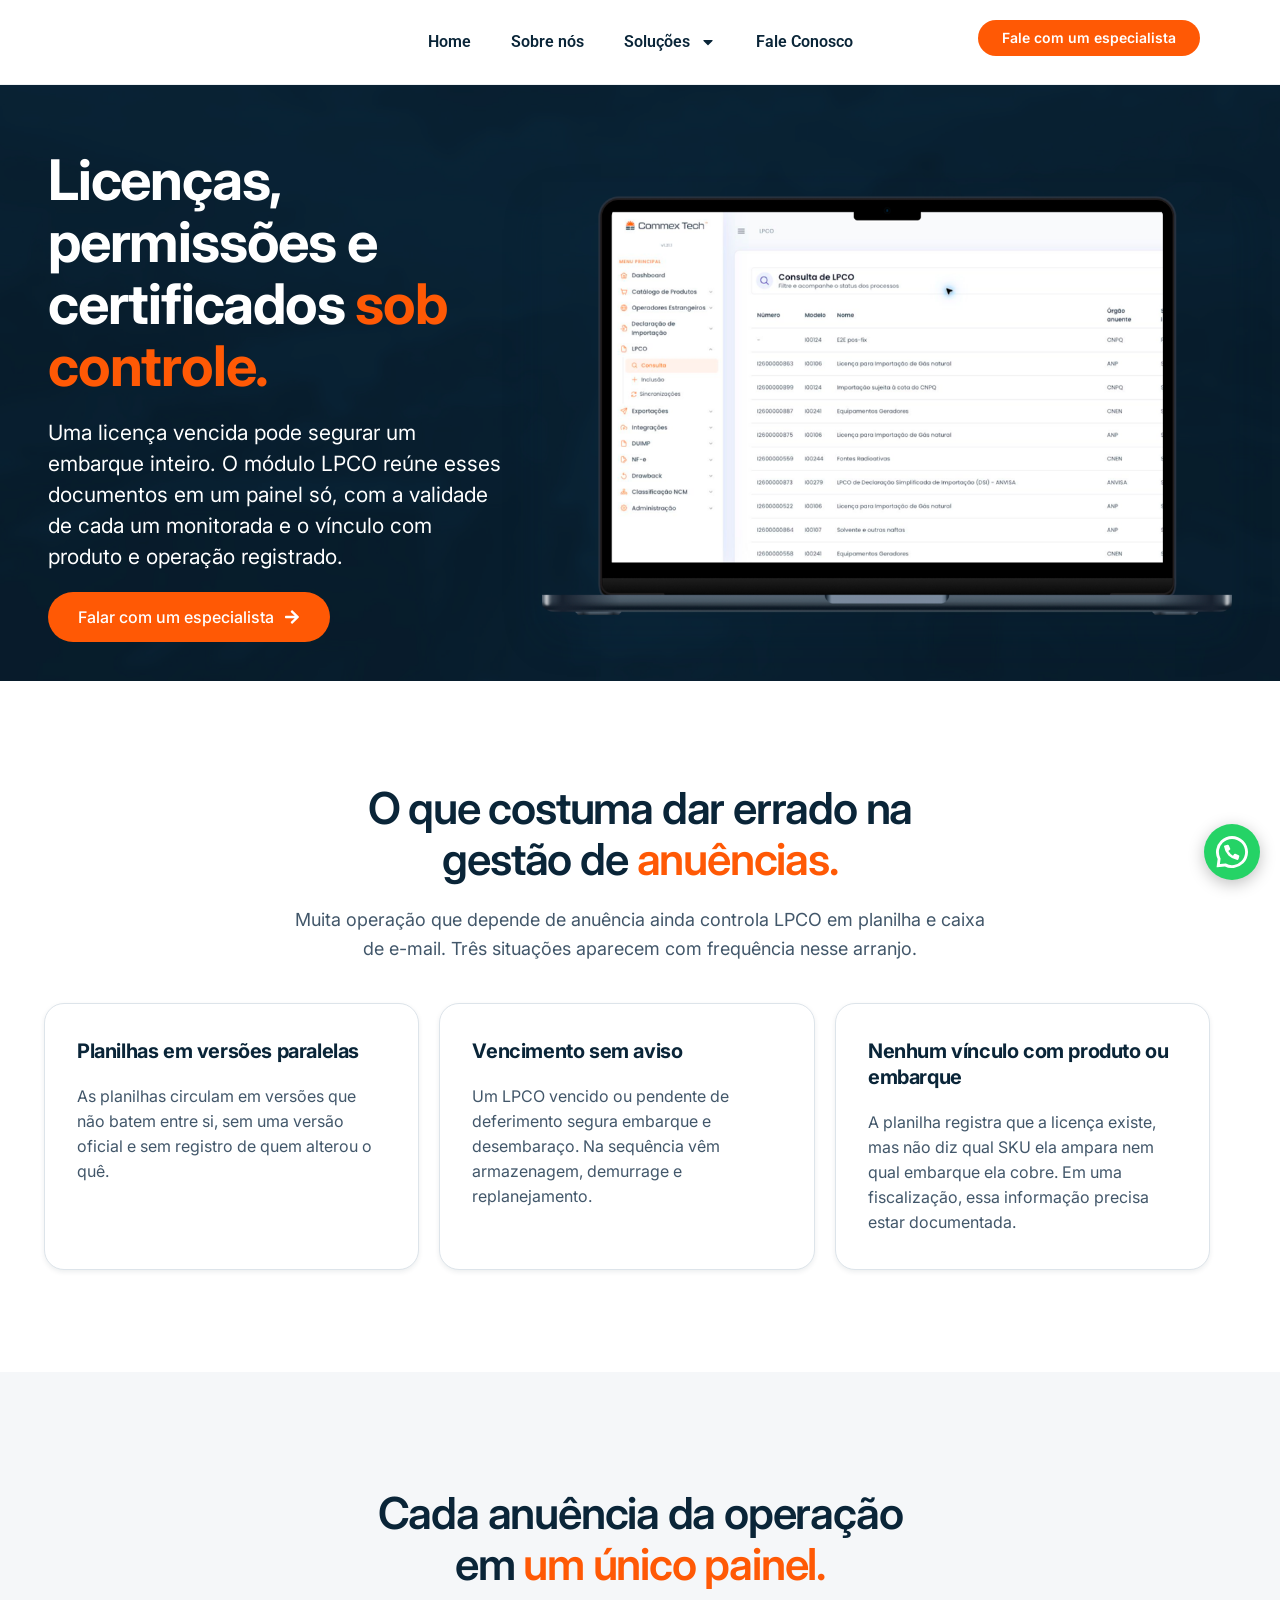
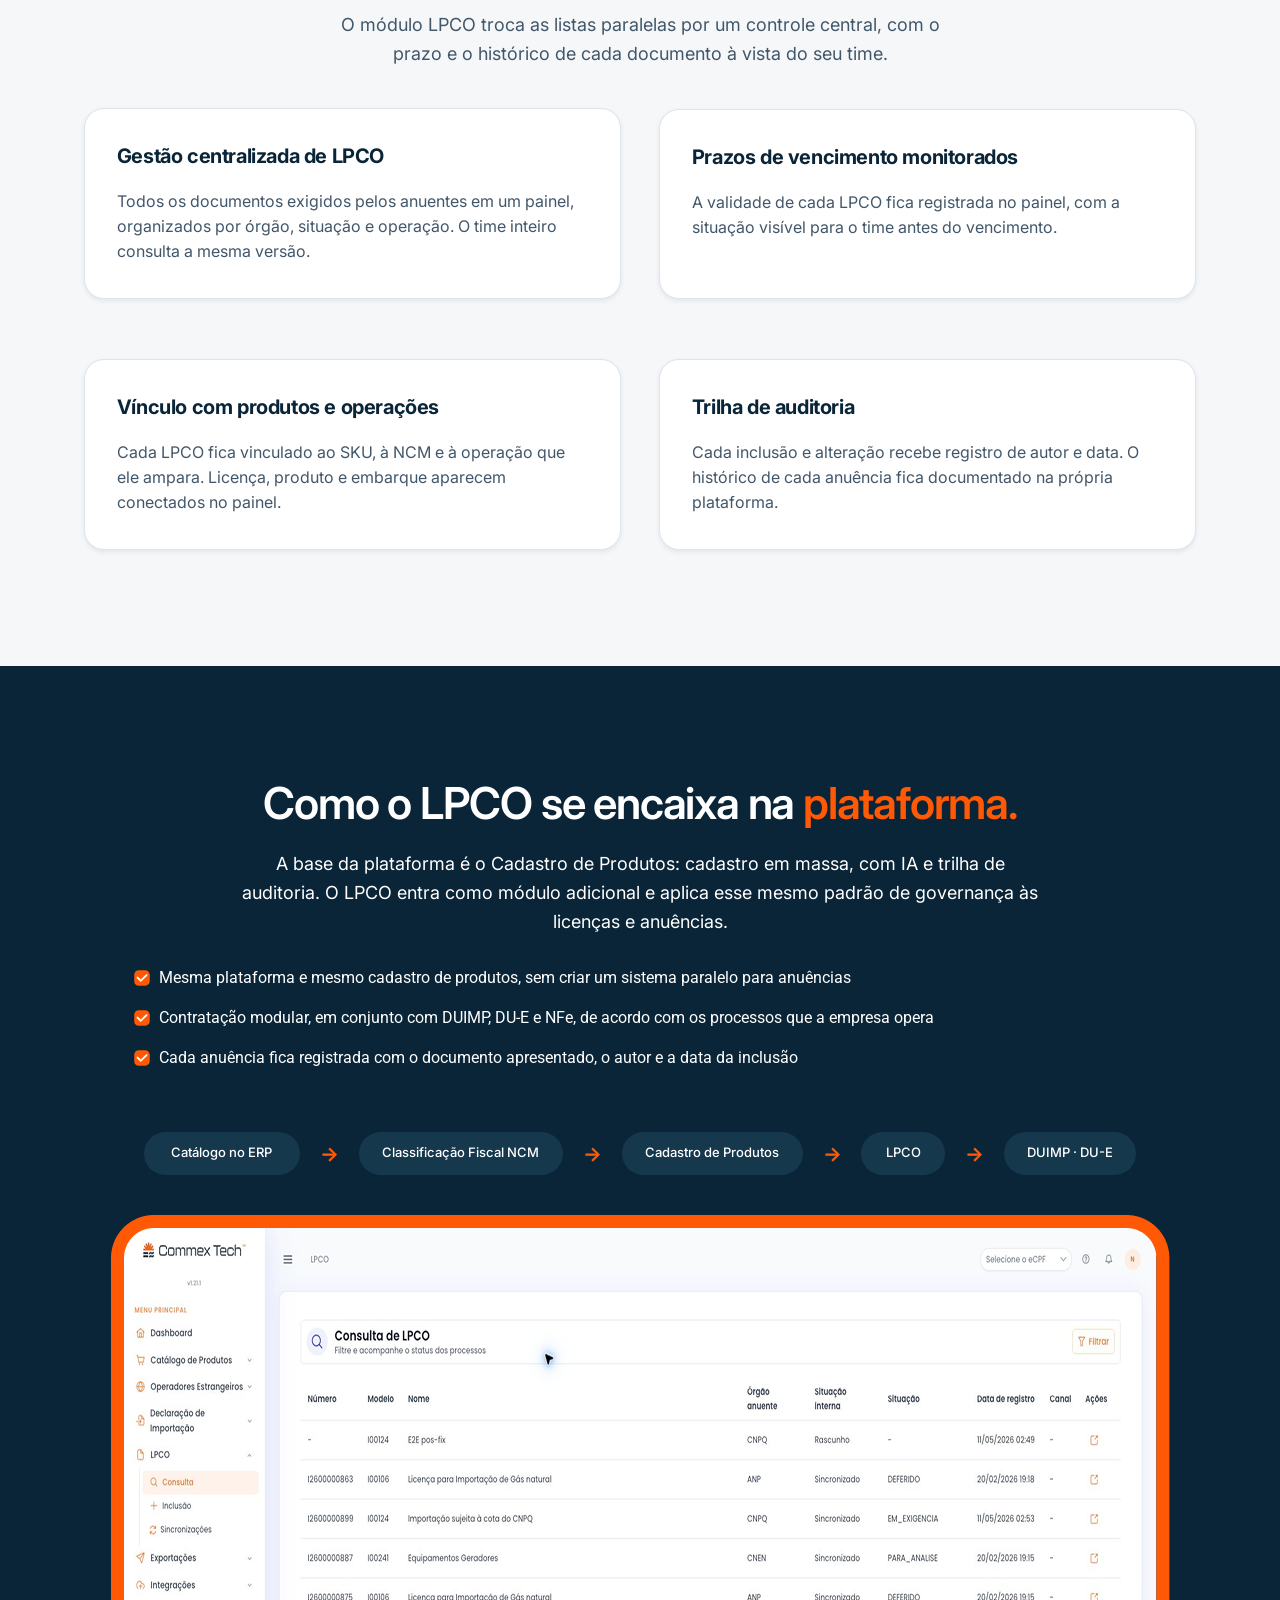
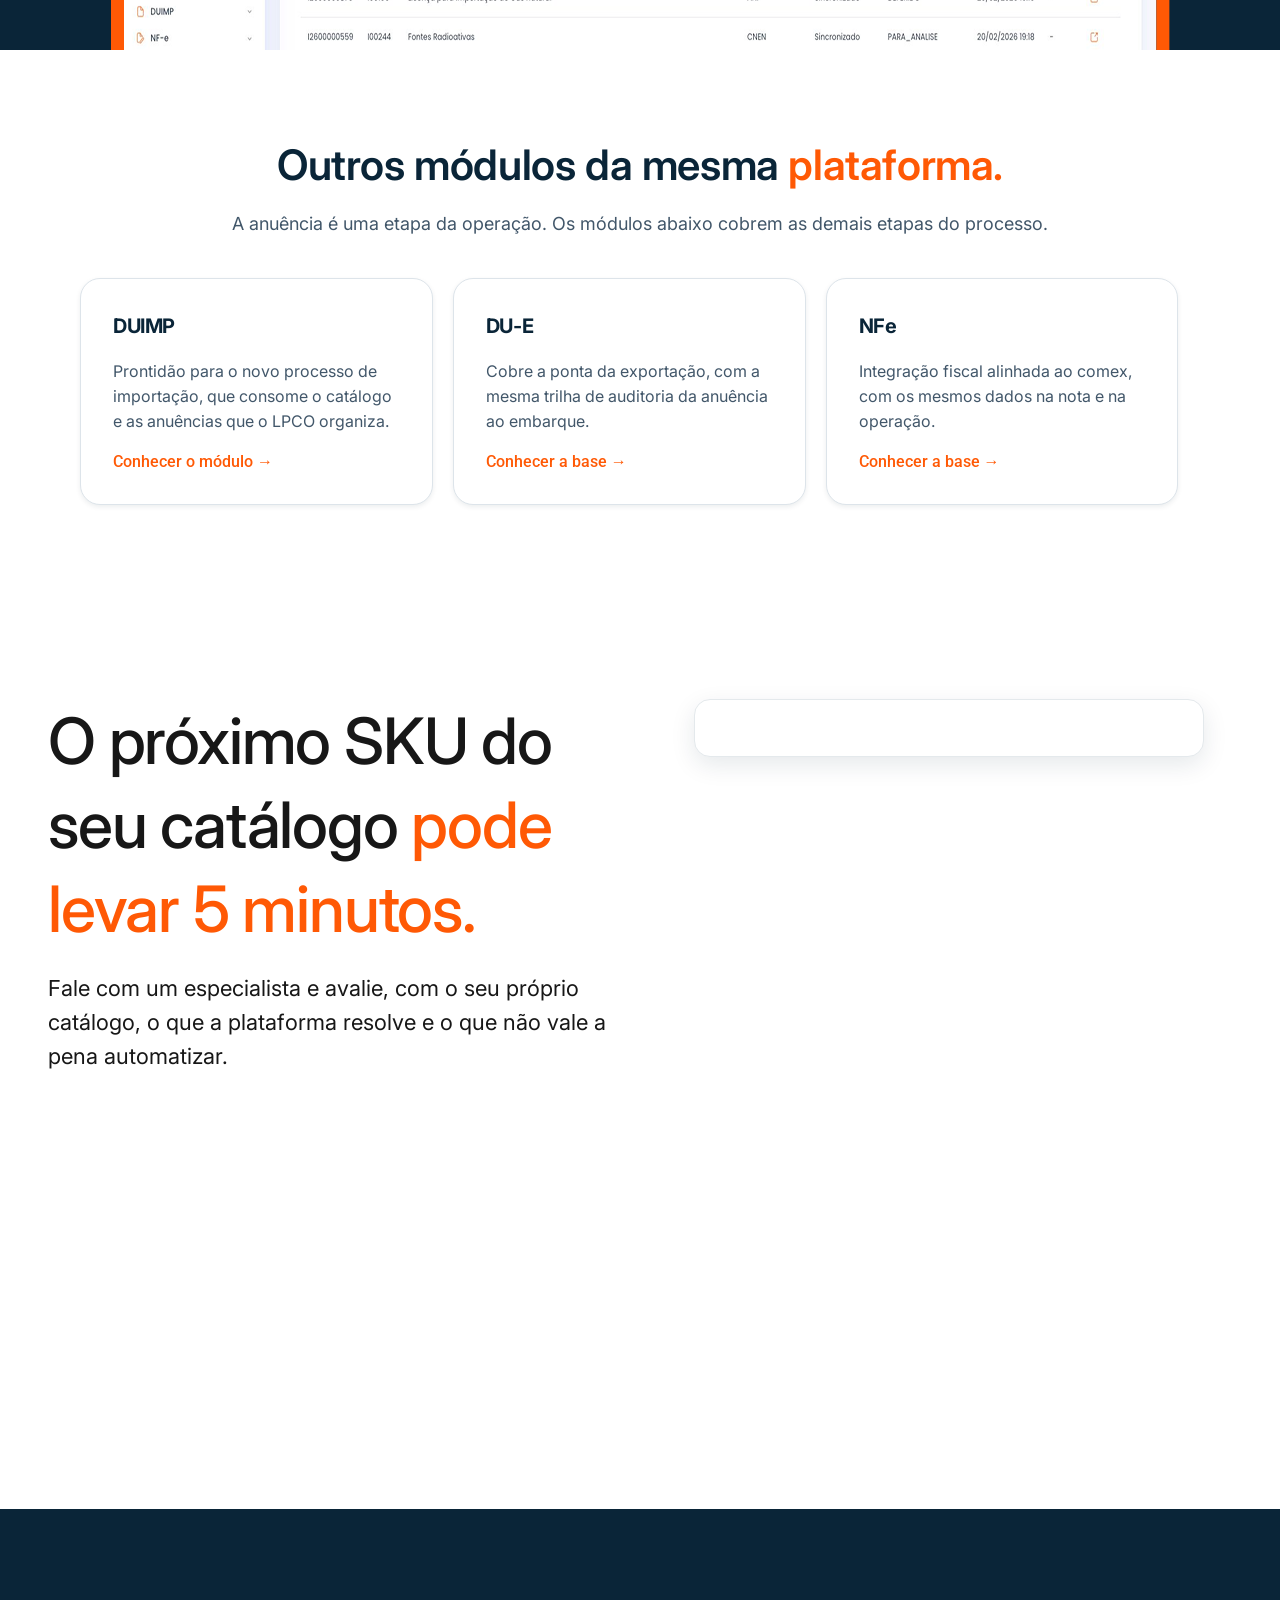
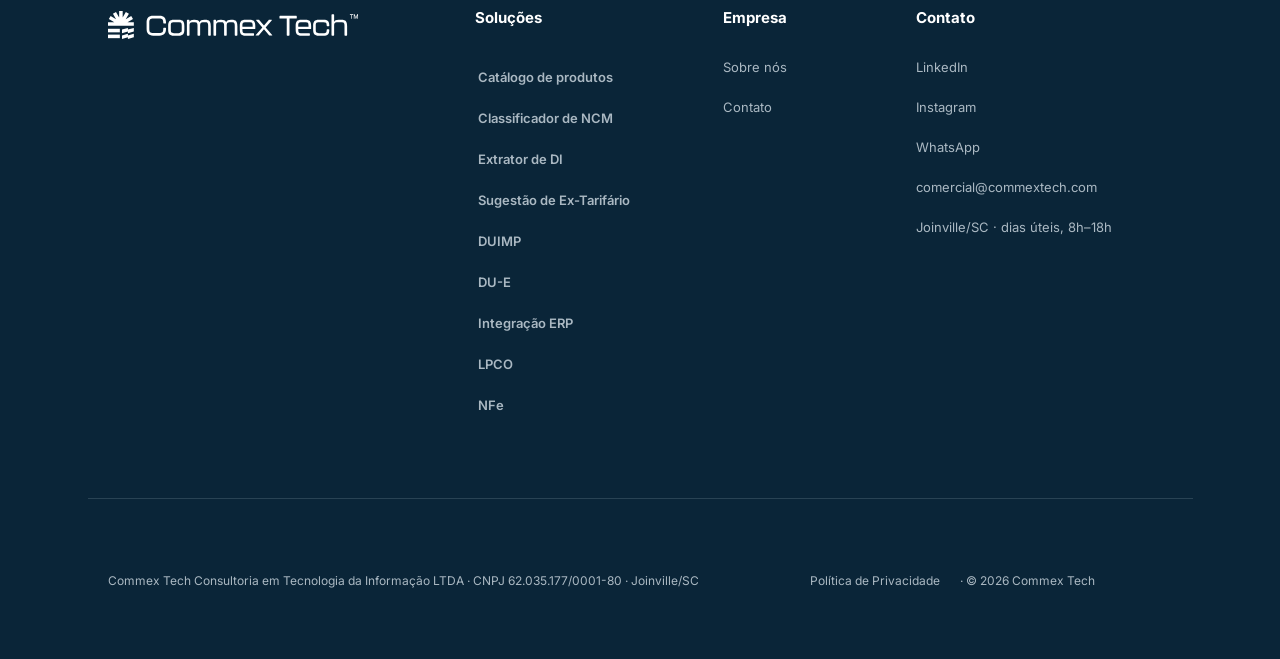
<file: lpco.html>
<!doctype html>
<html lang="pt-BR">
<head>
	<meta charset="UTF-8">
	<meta name="viewport" content="width=device-width, initial-scale=1">
	<title>LPCO — Commex Tech</title>
<meta name="description" content="Licenças e anuências acompanhadas dentro do fluxo, com o prazo de cada órgão anuente visível para o time.">
<style id="wp-img-auto-sizes-contain-inline-css">
img:is([sizes=auto i],[sizes^="auto," i]){contain-intrinsic-size:3000px 1500px}
/*# sourceURL=wp-img-auto-sizes-contain-inline-css */
</style>
<style id="global-styles-inline-css">
:root{--wp--preset--aspect-ratio--square: 1;--wp--preset--aspect-ratio--4-3: 4/3;--wp--preset--aspect-ratio--3-4: 3/4;--wp--preset--aspect-ratio--3-2: 3/2;--wp--preset--aspect-ratio--2-3: 2/3;--wp--preset--aspect-ratio--16-9: 16/9;--wp--preset--aspect-ratio--9-16: 9/16;--wp--preset--color--black: #000000;--wp--preset--color--cyan-bluish-gray: #abb8c3;--wp--preset--color--white: #ffffff;--wp--preset--color--pale-pink: #f78da7;--wp--preset--color--vivid-red: #cf2e2e;--wp--preset--color--luminous-vivid-orange: #ff6900;--wp--preset--color--luminous-vivid-amber: #fcb900;--wp--preset--color--light-green-cyan: #7bdcb5;--wp--preset--color--vivid-green-cyan: #00d084;--wp--preset--color--pale-cyan-blue: #8ed1fc;--wp--preset--color--vivid-cyan-blue: #0693e3;--wp--preset--color--vivid-purple: #9b51e0;--wp--preset--gradient--vivid-cyan-blue-to-vivid-purple: linear-gradient(135deg,rgb(6,147,227) 0%,rgb(155,81,224) 100%);--wp--preset--gradient--light-green-cyan-to-vivid-green-cyan: linear-gradient(135deg,rgb(122,220,180) 0%,rgb(0,208,130) 100%);--wp--preset--gradient--luminous-vivid-amber-to-luminous-vivid-orange: linear-gradient(135deg,rgb(252,185,0) 0%,rgb(255,105,0) 100%);--wp--preset--gradient--luminous-vivid-orange-to-vivid-red: linear-gradient(135deg,rgb(255,105,0) 0%,rgb(207,46,46) 100%);--wp--preset--gradient--very-light-gray-to-cyan-bluish-gray: linear-gradient(135deg,rgb(238,238,238) 0%,rgb(169,184,195) 100%);--wp--preset--gradient--cool-to-warm-spectrum: linear-gradient(135deg,rgb(74,234,220) 0%,rgb(151,120,209) 20%,rgb(207,42,186) 40%,rgb(238,44,130) 60%,rgb(251,105,98) 80%,rgb(254,248,76) 100%);--wp--preset--gradient--blush-light-purple: linear-gradient(135deg,rgb(255,206,236) 0%,rgb(152,150,240) 100%);--wp--preset--gradient--blush-bordeaux: linear-gradient(135deg,rgb(254,205,165) 0%,rgb(254,45,45) 50%,rgb(107,0,62) 100%);--wp--preset--gradient--luminous-dusk: linear-gradient(135deg,rgb(255,203,112) 0%,rgb(199,81,192) 50%,rgb(65,88,208) 100%);--wp--preset--gradient--pale-ocean: linear-gradient(135deg,rgb(255,245,203) 0%,rgb(182,227,212) 50%,rgb(51,167,181) 100%);--wp--preset--gradient--electric-grass: linear-gradient(135deg,rgb(202,248,128) 0%,rgb(113,206,126) 100%);--wp--preset--gradient--midnight: linear-gradient(135deg,rgb(2,3,129) 0%,rgb(40,116,252) 100%);--wp--preset--font-size--small: 13px;--wp--preset--font-size--medium: 20px;--wp--preset--font-size--large: 36px;--wp--preset--font-size--x-large: 42px;--wp--preset--spacing--20: 0.44rem;--wp--preset--spacing--30: 0.67rem;--wp--preset--spacing--40: 1rem;--wp--preset--spacing--50: 1.5rem;--wp--preset--spacing--60: 2.25rem;--wp--preset--spacing--70: 3.38rem;--wp--preset--spacing--80: 5.06rem;--wp--preset--shadow--natural: 6px 6px 9px rgba(0, 0, 0, 0.2);--wp--preset--shadow--deep: 12px 12px 50px rgba(0, 0, 0, 0.4);--wp--preset--shadow--sharp: 6px 6px 0px rgba(0, 0, 0, 0.2);--wp--preset--shadow--outlined: 6px 6px 0px -3px rgb(255, 255, 255), 6px 6px rgb(0, 0, 0);--wp--preset--shadow--crisp: 6px 6px 0px rgb(0, 0, 0);}.wp-block-button{--wp--preset--dimension--25: 25%;--wp--preset--dimension--50: 50%;--wp--preset--dimension--75: 75%;--wp--preset--dimension--100: 100%;}:root { --wp--style--global--content-size: 800px;--wp--style--global--wide-size: 1200px; }:where(body) { margin: 0; }.wp-site-blocks > .alignleft { float: left; margin-right: 2em; }.wp-site-blocks > .alignright { float: right; margin-left: 2em; }.wp-site-blocks > .aligncenter { justify-content: center; margin-left: auto; margin-right: auto; }:where(.wp-site-blocks) > * { margin-block-start: 24px; margin-block-end: 0; }:where(.wp-site-blocks) > :first-child { margin-block-start: 0; }:where(.wp-site-blocks) > :last-child { margin-block-end: 0; }:root { --wp--style--block-gap: 24px; }:root :where(.is-layout-flow) > :first-child{margin-block-start: 0;}:root :where(.is-layout-flow) > :last-child{margin-block-end: 0;}:root :where(.is-layout-flow) > *{margin-block-start: 24px;margin-block-end: 0;}:root :where(.is-layout-constrained) > :first-child{margin-block-start: 0;}:root :where(.is-layout-constrained) > :last-child{margin-block-end: 0;}:root :where(.is-layout-constrained) > *{margin-block-start: 24px;margin-block-end: 0;}:root :where(.is-layout-flex){gap: 24px;}:root :where(.is-layout-grid){gap: 24px;}.is-layout-flow > .alignleft{float: left;margin-inline-start: 0;margin-inline-end: 2em;}.is-layout-flow > .alignright{float: right;margin-inline-start: 2em;margin-inline-end: 0;}.is-layout-flow > .aligncenter{margin-left: auto !important;margin-right: auto !important;}.is-layout-constrained > .alignleft{float: left;margin-inline-start: 0;margin-inline-end: 2em;}.is-layout-constrained > .alignright{float: right;margin-inline-start: 2em;margin-inline-end: 0;}.is-layout-constrained > .aligncenter{margin-left: auto !important;margin-right: auto !important;}.is-layout-constrained > :where(:not(.alignleft):not(.alignright):not(.alignfull)){max-width: var(--wp--style--global--content-size);margin-left: auto !important;margin-right: auto !important;}.is-layout-constrained > .alignwide{max-width: var(--wp--style--global--wide-size);}body .is-layout-flex{display: flex;}.is-layout-flex{flex-wrap: wrap;align-items: center;}.is-layout-flex > :is(*, div){margin: 0;}body .is-layout-grid{display: grid;}.is-layout-grid > :is(*, div){margin: 0;}body{padding-top: 0px;padding-right: 0px;padding-bottom: 0px;padding-left: 0px;}:root :where(.wp-element-button, .wp-block-button__link){background-color: #32373c;border-width: 0;color: #fff;font-family: inherit;font-size: inherit;font-style: inherit;font-weight: inherit;letter-spacing: inherit;line-height: inherit;padding-top: calc(0.667em + 2px);padding-right: calc(1.333em + 2px);padding-bottom: calc(0.667em + 2px);padding-left: calc(1.333em + 2px);text-decoration: none;text-transform: inherit;}.has-black-color{color: var(--wp--preset--color--black) !important;}.has-cyan-bluish-gray-color{color: var(--wp--preset--color--cyan-bluish-gray) !important;}.has-white-color{color: var(--wp--preset--color--white) !important;}.has-pale-pink-color{color: var(--wp--preset--color--pale-pink) !important;}.has-vivid-red-color{color: var(--wp--preset--color--vivid-red) !important;}.has-luminous-vivid-orange-color{color: var(--wp--preset--color--luminous-vivid-orange) !important;}.has-luminous-vivid-amber-color{color: var(--wp--preset--color--luminous-vivid-amber) !important;}.has-light-green-cyan-color{color: var(--wp--preset--color--light-green-cyan) !important;}.has-vivid-green-cyan-color{color: var(--wp--preset--color--vivid-green-cyan) !important;}.has-pale-cyan-blue-color{color: var(--wp--preset--color--pale-cyan-blue) !important;}.has-vivid-cyan-blue-color{color: var(--wp--preset--color--vivid-cyan-blue) !important;}.has-vivid-purple-color{color: var(--wp--preset--color--vivid-purple) !important;}.has-black-background-color{background-color: var(--wp--preset--color--black) !important;}.has-cyan-bluish-gray-background-color{background-color: var(--wp--preset--color--cyan-bluish-gray) !important;}.has-white-background-color{background-color: var(--wp--preset--color--white) !important;}.has-pale-pink-background-color{background-color: var(--wp--preset--color--pale-pink) !important;}.has-vivid-red-background-color{background-color: var(--wp--preset--color--vivid-red) !important;}.has-luminous-vivid-orange-background-color{background-color: var(--wp--preset--color--luminous-vivid-orange) !important;}.has-luminous-vivid-amber-background-color{background-color: var(--wp--preset--color--luminous-vivid-amber) !important;}.has-light-green-cyan-background-color{background-color: var(--wp--preset--color--light-green-cyan) !important;}.has-vivid-green-cyan-background-color{background-color: var(--wp--preset--color--vivid-green-cyan) !important;}.has-pale-cyan-blue-background-color{background-color: var(--wp--preset--color--pale-cyan-blue) !important;}.has-vivid-cyan-blue-background-color{background-color: var(--wp--preset--color--vivid-cyan-blue) !important;}.has-vivid-purple-background-color{background-color: var(--wp--preset--color--vivid-purple) !important;}.has-black-border-color{border-color: var(--wp--preset--color--black) !important;}.has-cyan-bluish-gray-border-color{border-color: var(--wp--preset--color--cyan-bluish-gray) !important;}.has-white-border-color{border-color: var(--wp--preset--color--white) !important;}.has-pale-pink-border-color{border-color: var(--wp--preset--color--pale-pink) !important;}.has-vivid-red-border-color{border-color: var(--wp--preset--color--vivid-red) !important;}.has-luminous-vivid-orange-border-color{border-color: var(--wp--preset--color--luminous-vivid-orange) !important;}.has-luminous-vivid-amber-border-color{border-color: var(--wp--preset--color--luminous-vivid-amber) !important;}.has-light-green-cyan-border-color{border-color: var(--wp--preset--color--light-green-cyan) !important;}.has-vivid-green-cyan-border-color{border-color: var(--wp--preset--color--vivid-green-cyan) !important;}.has-pale-cyan-blue-border-color{border-color: var(--wp--preset--color--pale-cyan-blue) !important;}.has-vivid-cyan-blue-border-color{border-color: var(--wp--preset--color--vivid-cyan-blue) !important;}.has-vivid-purple-border-color{border-color: var(--wp--preset--color--vivid-purple) !important;}.has-vivid-cyan-blue-to-vivid-purple-gradient-background{background: var(--wp--preset--gradient--vivid-cyan-blue-to-vivid-purple) !important;}.has-light-green-cyan-to-vivid-green-cyan-gradient-background{background: var(--wp--preset--gradient--light-green-cyan-to-vivid-green-cyan) !important;}.has-luminous-vivid-amber-to-luminous-vivid-orange-gradient-background{background: var(--wp--preset--gradient--luminous-vivid-amber-to-luminous-vivid-orange) !important;}.has-luminous-vivid-orange-to-vivid-red-gradient-background{background: var(--wp--preset--gradient--luminous-vivid-orange-to-vivid-red) !important;}.has-very-light-gray-to-cyan-bluish-gray-gradient-background{background: var(--wp--preset--gradient--very-light-gray-to-cyan-bluish-gray) !important;}.has-cool-to-warm-spectrum-gradient-background{background: var(--wp--preset--gradient--cool-to-warm-spectrum) !important;}.has-blush-light-purple-gradient-background{background: var(--wp--preset--gradient--blush-light-purple) !important;}.has-blush-bordeaux-gradient-background{background: var(--wp--preset--gradient--blush-bordeaux) !important;}.has-luminous-dusk-gradient-background{background: var(--wp--preset--gradient--luminous-dusk) !important;}.has-pale-ocean-gradient-background{background: var(--wp--preset--gradient--pale-ocean) !important;}.has-electric-grass-gradient-background{background: var(--wp--preset--gradient--electric-grass) !important;}.has-midnight-gradient-background{background: var(--wp--preset--gradient--midnight) !important;}.has-small-font-size{font-size: var(--wp--preset--font-size--small) !important;}.has-medium-font-size{font-size: var(--wp--preset--font-size--medium) !important;}.has-large-font-size{font-size: var(--wp--preset--font-size--large) !important;}.has-x-large-font-size{font-size: var(--wp--preset--font-size--x-large) !important;}
:root :where(.wp-block-icon svg){width: 24px;}
:root :where(.wp-block-pullquote){font-size: 1.5em;line-height: 1.6;}
/*# sourceURL=global-styles-inline-css */
</style>
<link rel='stylesheet' id='hello-elementor-css' href='assets/css/hello-reset.css' media='all' />
<link rel='stylesheet' id='hello-elementor-theme-style-css' href='assets/css/hello-theme.css' media='all' />
<link rel='stylesheet' id='hello-elementor-header-footer-css' href='assets/css/hello-header-footer.css' media='all' />
<link rel='stylesheet' id='elementor-frontend-css' href='assets/css/elementor-frontend.min.css' media='all' />
<style id="elementor-frontend-inline-css">
.e-heading-base a, .e-paragraph-base a { all: unset; cursor: pointer; }form[data-element_type="e-form"].form-state-success [data-element_type="e-form-success-message"],form[data-element_type="e-form"].form-state-error [data-element_type="e-form-error-message"]{ display: block; }
.e-form-textarea-base:not([data-resizable]) { resize: none; } .e-form-submit-button-base { cursor: pointer; box-sizing: border-box; }
/*# sourceURL=elementor-frontend-inline-css */
</style>
<link rel='stylesheet' id='elementor-post-16-css' href='assets/css/post-16.css' media='all' />
<link rel='stylesheet' id='widget-image-css' href='assets/css/elementor-widget-image.min.css' media='all' />
<link rel='stylesheet' id='widget-nav-menu-css' href='assets/css/pro-widget-nav-menu.min.css' media='all' />
<link rel='stylesheet' id='e-sticky-css' href='assets/css/pro-sticky.min.css' media='all' />
<link rel='stylesheet' id='widget-heading-css' href='assets/css/elementor-widget-heading.min.css' media='all' />
<link rel='stylesheet' id='widget-divider-css' href='assets/css/elementor-widget-divider.min.css' media='all' />
<link rel='stylesheet' id='widget-icon-list-css' href='assets/css/elementor-widget-icon-list.min.css' media='all' />
<link rel='stylesheet' id='elementor-post-152-css' href='assets/css/post-152.css' media='all' />
<link rel='stylesheet' id='base-desktop-css' href='assets/css/base-desktop.css' media='all' />
<link rel='stylesheet' id='base-mobile-css' href='assets/css/base-mobile.css' media='(max-width:767px)' />
<link rel='stylesheet' id='elementor-post-261-css' href='assets/css/post-261.css' media='all' />
<link rel='stylesheet' id='elementor-post-288-css' href='assets/css/post-288.css' media='all' />
<link rel='stylesheet' id='elementor-gf-roboto-css' href='https://fonts.googleapis.com/css?family=Roboto:100,100italic,200,200italic,300,300italic,400,400italic,500,500italic,600,600italic,700,700italic,800,800italic,900,900italic&#038;display=auto' media='all' />
<link rel='stylesheet' id='elementor-gf-robotoslab-css' href='https://fonts.googleapis.com/css?family=Roboto+Slab:100,100italic,200,200italic,300,300italic,400,400italic,500,500italic,600,600italic,700,700italic,800,800italic,900,900italic&#038;display=auto' media='all' />
<link rel='stylesheet' id='elementor-gf-inter-css' href='https://fonts.googleapis.com/css?family=Inter:100,100italic,200,200italic,300,300italic,400,400italic,500,500italic,600,600italic,700,700italic,800,800italic,900,900italic&#038;display=auto' media='all' />
<script id="jquery-core-js" src="assets/js/jquery.min.js"></script>
<script id="jquery-migrate-js" src="assets/js/jquery-migrate.min.js"></script>
			<style>
				.e-con.e-parent:nth-of-type(n+4):not(.e-lazyloaded):not(.e-no-lazyload),
				.e-con.e-parent:nth-of-type(n+4):not(.e-lazyloaded):not(.e-no-lazyload) * {
					background-image: none !important;
				}
				@media screen and (max-height: 1024px) {
					.e-con.e-parent:nth-of-type(n+3):not(.e-lazyloaded):not(.e-no-lazyload),
					.e-con.e-parent:nth-of-type(n+3):not(.e-lazyloaded):not(.e-no-lazyload) * {
						background-image: none !important;
					}
				}
				@media screen and (max-height: 640px) {
					.e-con.e-parent:nth-of-type(n+2):not(.e-lazyloaded):not(.e-no-lazyload),
					.e-con.e-parent:nth-of-type(n+2):not(.e-lazyloaded):not(.e-no-lazyload) * {
						background-image: none !important;
					}
				}
			</style>
			<link rel="icon" href="assets/img/cropped-FAVICON-32x32.png" sizes="32x32" />
<link rel="icon" href="assets/img/cropped-FAVICON-192x192.png" sizes="192x192" />
<link rel="apple-touch-icon" href="assets/img/cropped-FAVICON-180x180.png" />
<meta name="msapplication-TileImage" content="assets/img/cropped-FAVICON-270x270.png" />
</head>
<body class="wp-singular page-template page-template-elementor_header_footer page page-id-152 wp-custom-logo wp-embed-responsive wp-theme-hello-elementor hello-elementor-default elementor-default elementor-template-full-width elementor-kit-16 elementor-page elementor-page-152">

<a class="skip-link screen-reader-text" href="#content">Ir para o conteúdo</a>

		<header data-elementor-type="header" data-elementor-id="261" class="elementor elementor-261 elementor-location-header" data-elementor-post-type="elementor_library">
			<header class="elementor-element elementor-element-4142ab73 e-flex e-con-boxed e-con e-parent" data-id="4142ab73" data-element_type="container" data-e-type="container" data-settings="{&quot;background_background&quot;:&quot;classic&quot;,&quot;sticky&quot;:&quot;top&quot;,&quot;sticky_on&quot;:[&quot;desktop&quot;,&quot;tablet&quot;,&quot;mobile&quot;],&quot;sticky_offset&quot;:0,&quot;sticky_effects_offset&quot;:0,&quot;sticky_anchor_link_offset&quot;:0}">
					<div class="e-con-inner">
		<div class="elementor-element elementor-element-62e94775 e-con-full e-flex e-con e-child" data-id="62e94775" data-element_type="container" data-e-type="container">
		<div class="elementor-element elementor-element-63793621 e-con-full e-flex e-con e-child" data-id="63793621" data-element_type="container" data-e-type="container">
				<div class="elementor-element elementor-element-28edce0b elementor-widget elementor-widget-image" data-id="28edce0b" data-element_type="widget" data-e-type="widget" data-widget_type="image.default">
															<img width="305" height="34" src="assets/img/Commex-Tech.svg" class="attachment-full size-full wp-image-263" alt="" />															</div>
				</div>
		<div class="elementor-element elementor-element-7af0783a e-con-full e-flex e-con e-child" data-id="7af0783a" data-element_type="container" data-e-type="container">
				<div class="elementor-element elementor-element-230fde95 elementor-nav-menu__align-center elementor-nav-menu--stretch elementor-nav-menu--dropdown-tablet elementor-nav-menu__text-align-aside elementor-nav-menu--toggle elementor-nav-menu--burger elementor-widget elementor-widget-nav-menu" data-id="230fde95" data-element_type="widget" data-e-type="widget" data-settings="{&quot;full_width&quot;:&quot;stretch&quot;,&quot;layout&quot;:&quot;horizontal&quot;,&quot;submenu_icon&quot;:{&quot;value&quot;:&quot;&lt;svg aria-hidden=\&quot;true\&quot; class=\&quot;e-font-icon-svg e-fas-caret-down\&quot; viewBox=\&quot;0 0 320 512\&quot; xmlns=\&quot;http:\/\/www.w3.org\/2000\/svg\&quot;&gt;&lt;path d=\&quot;M31.3 192h257.3c17.8 0 26.7 21.5 14.1 34.1L174.1 354.8c-7.8 7.8-20.5 7.8-28.3 0L17.2 226.1C4.6 213.5 13.5 192 31.3 192z\&quot;&gt;&lt;\/path&gt;&lt;\/svg&gt;&quot;,&quot;library&quot;:&quot;fa-solid&quot;},&quot;toggle&quot;:&quot;burger&quot;}" data-widget_type="nav-menu.default">
								<nav aria-label="Menu" class="elementor-nav-menu--main elementor-nav-menu__container elementor-nav-menu--layout-horizontal e--pointer-underline e--animation-fade">
				<ul id="menu-1-230fde95" class="elementor-nav-menu"><li class="menu-item menu-item-type-post_type menu-item-object-page menu-item-home menu-item-265"><a href="index.html" class="elementor-item">Home</a></li>
<li class="menu-item menu-item-type-post_type menu-item-object-page menu-item-266"><a href="sobre.html" class="elementor-item">Sobre nós</a></li>
<li class="menu-item menu-item-type-custom menu-item-object-custom current-menu-ancestor current-menu-parent menu-item-has-children menu-item-267"><a class="elementor-item">Soluções</a>
<ul class="sub-menu elementor-nav-menu--dropdown">
	<li class="menu-item menu-item-type-post_type menu-item-object-page menu-item-270"><a href="cadastro-de-produtos.html" class="elementor-sub-item">Catálogo de produtos</a></li>
	<li class="menu-item menu-item-type-post_type menu-item-object-page menu-item-274"><a href="ncm.html" class="elementor-sub-item">Classificador de NCM</a></li>
	<li class="menu-item menu-item-type-post_type menu-item-object-page menu-item-901"><a href="extrator-di.html" class="elementor-sub-item">Extrator de DI</a></li>
	<li class="menu-item menu-item-type-post_type menu-item-object-page menu-item-902"><a href="ex-tarifario.html" class="elementor-sub-item">Sugestão de Ex-Tarifário</a></li>
	<li class="menu-item menu-item-type-post_type menu-item-object-page menu-item-273"><a href="duimp.html" class="elementor-sub-item">DUIMP</a></li>
	<li class="menu-item menu-item-type-post_type menu-item-object-page menu-item-272"><a href="du-e.html" class="elementor-sub-item">DU-E</a></li>
	<li class="menu-item menu-item-type-post_type menu-item-object-page menu-item-271"><a href="integracoes.html" class="elementor-sub-item">Integração ERP</a></li>
	<li class="menu-item menu-item-type-post_type menu-item-object-page current-menu-item page_item page-item-152 current_page_item menu-item-269"><a href="lpco.html" aria-current="page" class="elementor-sub-item elementor-item-active">LPCO</a></li>
	<li class="menu-item menu-item-type-post_type menu-item-object-page menu-item-268"><a href="nfe.html" class="elementor-sub-item">NFe</a></li>
</ul>
</li>
<li class="menu-item menu-item-type-post_type menu-item-object-page menu-item-281"><a href="contato.html" class="elementor-item">Fale Conosco</a></li>
</ul>			</nav>
					<div class="elementor-menu-toggle" role="button" tabindex="0" aria-label="Menu Toggle" aria-expanded="false">
			<svg aria-hidden="true" role="presentation" class="elementor-menu-toggle__icon--open e-font-icon-svg e-eicon-menu-bar" viewBox="0 0 1000 1000" xmlns="http://www.w3.org/2000/svg"><path d="M104 333H896C929 333 958 304 958 271S929 208 896 208H104C71 208 42 237 42 271S71 333 104 333ZM104 583H896C929 583 958 554 958 521S929 458 896 458H104C71 458 42 487 42 521S71 583 104 583ZM104 833H896C929 833 958 804 958 771S929 708 896 708H104C71 708 42 737 42 771S71 833 104 833Z"></path></svg><svg aria-hidden="true" role="presentation" class="elementor-menu-toggle__icon--close e-font-icon-svg e-eicon-close" viewBox="0 0 1000 1000" xmlns="http://www.w3.org/2000/svg"><path d="M742 167L500 408 258 167C246 154 233 150 217 150 196 150 179 158 167 167 154 179 150 196 150 212 150 229 154 242 171 254L408 500 167 742C138 771 138 800 167 829 196 858 225 858 254 829L496 587 738 829C750 842 767 846 783 846 800 846 817 842 829 829 842 817 846 804 846 783 846 767 842 750 829 737L588 500 833 258C863 229 863 200 833 171 804 137 775 137 742 167Z"></path></svg>		</div>
					<nav class="elementor-nav-menu--dropdown elementor-nav-menu__container" aria-hidden="true">
				<ul id="menu-2-230fde95" class="elementor-nav-menu"><li class="menu-item menu-item-type-post_type menu-item-object-page menu-item-home menu-item-265"><a href="index.html" class="elementor-item" tabindex="-1">Home</a></li>
<li class="menu-item menu-item-type-post_type menu-item-object-page menu-item-266"><a href="sobre.html" class="elementor-item" tabindex="-1">Sobre nós</a></li>
<li class="menu-item menu-item-type-custom menu-item-object-custom current-menu-ancestor current-menu-parent menu-item-has-children menu-item-267"><a class="elementor-item" tabindex="-1">Soluções</a>
<ul class="sub-menu elementor-nav-menu--dropdown">
	<li class="menu-item menu-item-type-post_type menu-item-object-page menu-item-270"><a href="cadastro-de-produtos.html" class="elementor-sub-item" tabindex="-1">Catálogo de produtos</a></li>
	<li class="menu-item menu-item-type-post_type menu-item-object-page menu-item-274"><a href="ncm.html" class="elementor-sub-item" tabindex="-1">Classificador de NCM</a></li>
	<li class="menu-item menu-item-type-post_type menu-item-object-page menu-item-901"><a href="extrator-di.html" class="elementor-sub-item" tabindex="-1">Extrator de DI</a></li>
	<li class="menu-item menu-item-type-post_type menu-item-object-page menu-item-902"><a href="ex-tarifario.html" class="elementor-sub-item" tabindex="-1">Sugestão de Ex-Tarifário</a></li>
	<li class="menu-item menu-item-type-post_type menu-item-object-page menu-item-273"><a href="duimp.html" class="elementor-sub-item" tabindex="-1">DUIMP</a></li>
	<li class="menu-item menu-item-type-post_type menu-item-object-page menu-item-272"><a href="du-e.html" class="elementor-sub-item" tabindex="-1">DU-E</a></li>
	<li class="menu-item menu-item-type-post_type menu-item-object-page menu-item-271"><a href="integracoes.html" class="elementor-sub-item" tabindex="-1">Integração ERP</a></li>
	<li class="menu-item menu-item-type-post_type menu-item-object-page current-menu-item page_item page-item-152 current_page_item menu-item-269"><a href="lpco.html" aria-current="page" class="elementor-sub-item elementor-item-active" tabindex="-1">LPCO</a></li>
	<li class="menu-item menu-item-type-post_type menu-item-object-page menu-item-268"><a href="nfe.html" class="elementor-sub-item" tabindex="-1">NFe</a></li>
</ul>
</li>
<li class="menu-item menu-item-type-post_type menu-item-object-page menu-item-281"><a href="contato.html" class="elementor-item" tabindex="-1">Fale Conosco</a></li>
</ul>			</nav>
						</div>
				</div>
		<div class="elementor-element elementor-element-749b7960 e-con-full e-flex e-con e-child" data-id="749b7960" data-element_type="container" data-e-type="container">
				<div class="elementor-element elementor-element-575684f1 elementor-align-right elementor-tablet-align-right elementor-mobile-align-center elementor-widget__width-auto elementor-widget elementor-widget-button" data-id="575684f1" data-element_type="widget" data-e-type="widget" data-widget_type="button.default">
										<a class="elementor-button elementor-button-link elementor-size-sm" href="https://wa.me/5547999744290?text=Ol%C3%A1%2C%20vim%20do%20site%20da%20Commex%20Tech%20e%20gostaria%20de%20mais%20informa%C3%A7%C3%B5es" target="_blank">
						<span class="elementor-button-content-wrapper">
									<span class="elementor-button-text">Fale com um especialista</span>
					</span>
					</a>
								</div>
				</div>
				</div>
					</div>
				</header>
				</header>
				<div data-elementor-type="wp-page" data-elementor-id="152" class="elementor elementor-152" data-elementor-post-type="page">
				<section class="elementor-element elementor-element-7b2291ca e-flex e-con-boxed e-con e-parent" data-id="7b2291ca" data-element_type="container" data-e-type="container" data-settings="{&quot;background_background&quot;:&quot;classic&quot;}">
					<div class="e-con-inner">
		<div class="elementor-element elementor-element-a772ca2 e-con-full e-flex e-con e-child" data-id="a772ca2" data-element_type="container" data-e-type="container">
		<div class="elementor-element elementor-element-d233dc0 e-con-full e-flex e-con e-child" data-id="d233dc0" data-element_type="container" data-e-type="container">
				<div class="elementor-element elementor-element-4a9f3374 elementor-widget elementor-widget-heading" data-id="4a9f3374" data-element_type="widget" data-e-type="widget" data-widget_type="heading.default">
					<h1 class="elementor-heading-title elementor-size-default">Licenças, permissões e certificados <span style="color:#FF5905">sob controle.</span></h1>				</div>
				<div class="elementor-element elementor-element-7188817d elementor-widget elementor-widget-text-editor" data-id="7188817d" data-element_type="widget" data-e-type="widget" data-widget_type="text-editor.default">
									Uma licença vencida pode segurar um embarque inteiro. O módulo LPCO reúne esses documentos em um painel só, com a validade de cada um monitorada e o vínculo com produto e operação registrado.								</div>
				<div class="elementor-element elementor-element-5a10a028 elementor-align-left elementor-tablet-align-center elementor-mobile-align-center elementor-widget elementor-widget-button" data-id="5a10a028" data-element_type="widget" data-e-type="widget" data-widget_type="button.default">
										<a class="elementor-button elementor-button-link elementor-size-sm" href="https://wa.me/5547999744290?text=Ol%C3%A1%2C%20vim%20do%20site%20da%20Commex%20Tech%20e%20gostaria%20de%20mais%20informa%C3%A7%C3%B5es" target="_blank">
						<span class="elementor-button-content-wrapper">
						<span class="elementor-button-icon">
				<svg aria-hidden="true" class="e-font-icon-svg e-fas-arrow-right" viewBox="0 0 448 512" xmlns="http://www.w3.org/2000/svg"><path d="M190.5 66.9l22.2-22.2c9.4-9.4 24.6-9.4 33.9 0L441 239c9.4 9.4 9.4 24.6 0 33.9L246.6 467.3c-9.4 9.4-24.6 9.4-33.9 0l-22.2-22.2c-9.5-9.5-9.3-25 .4-34.3L311.4 296H24c-13.3 0-24-10.7-24-24v-32c0-13.3 10.7-24 24-24h287.4L190.9 101.2c-9.8-9.3-10-24.8-.4-34.3z"></path></svg>			</span>
									<span class="elementor-button-text">Falar com um especialista</span>
					</span>
					</a>
								</div>
				</div>
		<div class="elementor-element elementor-element-692dd3fe e-con-full e-flex e-con e-child" data-id="692dd3fe" data-element_type="container" data-e-type="container">
				<div class="elementor-element elementor-element-3a5825d elementor-widget-mobile__width-initial elementor-widget elementor-widget-image" data-id="3a5825d" data-element_type="widget" data-e-type="widget" data-widget_type="image.default">
															<img fetchpriority="high" decoding="async" width="1008" height="632" src="assets/img/LPCO.png" class="attachment-full size-full wp-image-219" alt="" srcset="assets/img/LPCO.png 1008w, assets/img/LPCO-300x188.png 300w, assets/img/LPCO-768x482.png 768w" sizes="(max-width: 1008px) 100vw, 1008px" />															</div>
				</div>
				</div>
					</div>
				</section>
		<section class="elementor-element elementor-element-1ed31d9e e-flex e-con-boxed e-con e-parent" data-id="1ed31d9e" data-element_type="container" data-e-type="container" data-settings="{&quot;background_background&quot;:&quot;classic&quot;}">
					<div class="e-con-inner">
		<div class="elementor-element elementor-element-4bc29fa6 e-con-full e-flex e-con e-child" data-id="4bc29fa6" data-element_type="container" data-e-type="container">
		<div class="elementor-element elementor-element-6f1acdf4 e-con-full e-flex e-con e-child" data-id="6f1acdf4" data-element_type="container" data-e-type="container">
				<div class="elementor-element elementor-element-53055f33 elementor-widget__width-initial elementor-widget-tablet__width-inherit elementor-widget-mobile__width-inherit elementor-widget elementor-widget-heading" data-id="53055f33" data-element_type="widget" data-e-type="widget" data-widget_type="heading.default">
					<h2 class="elementor-heading-title elementor-size-default">O que costuma dar errado na<br>gestão de <span style="color:#FF5905">anuências.</span></h2>				</div>
				<div class="elementor-element elementor-element-79c0ad9f elementor-widget__width-initial elementor-widget-tablet__width-inherit elementor-widget-mobile__width-inherit elementor-widget elementor-widget-text-editor" data-id="79c0ad9f" data-element_type="widget" data-e-type="widget" data-widget_type="text-editor.default">
									Muita operação que depende de anuência ainda controla LPCO em planilha e caixa<br>de e-mail. Três situações aparecem com frequência nesse arranjo.								</div>
				</div>
		<div class="elementor-element elementor-element-2de0949f e-con-full e-flex e-con e-child" data-id="2de0949f" data-element_type="container" data-e-type="container">
		<div class="elementor-element elementor-element-7eea65b e-con-full e-flex e-con e-child" data-id="7eea65b" data-element_type="container" data-e-type="container" data-settings="{&quot;background_background&quot;:&quot;classic&quot;}">
				<div class="elementor-element elementor-element-36b14a63 elementor-widget elementor-widget-heading" data-id="36b14a63" data-element_type="widget" data-e-type="widget" data-widget_type="heading.default">
					<h3 class="elementor-heading-title elementor-size-default">Planilhas em versões paralelas</h3>				</div>
				<div class="elementor-element elementor-element-99c118d elementor-widget elementor-widget-text-editor" data-id="99c118d" data-element_type="widget" data-e-type="widget" data-widget_type="text-editor.default">
									As planilhas circulam em versões que não batem entre si, sem uma versão oficial e sem registro de quem alterou o quê.								</div>
				</div>
		<div class="elementor-element elementor-element-1314a686 e-con-full e-flex e-con e-child" data-id="1314a686" data-element_type="container" data-e-type="container" data-settings="{&quot;background_background&quot;:&quot;classic&quot;}">
				<div class="elementor-element elementor-element-7a757387 elementor-widget elementor-widget-heading" data-id="7a757387" data-element_type="widget" data-e-type="widget" data-widget_type="heading.default">
					<h3 class="elementor-heading-title elementor-size-default">Vencimento sem aviso</h3>				</div>
				<div class="elementor-element elementor-element-59a0e600 elementor-widget elementor-widget-text-editor" data-id="59a0e600" data-element_type="widget" data-e-type="widget" data-widget_type="text-editor.default">
									Um LPCO vencido ou pendente de deferimento segura embarque e desembaraço. Na sequência vêm armazenagem, demurrage e replanejamento.								</div>
				</div>
		<div class="elementor-element elementor-element-7e9d3b31 e-con-full e-flex e-con e-child" data-id="7e9d3b31" data-element_type="container" data-e-type="container" data-settings="{&quot;background_background&quot;:&quot;classic&quot;}">
				<div class="elementor-element elementor-element-51f52e99 elementor-widget elementor-widget-heading" data-id="51f52e99" data-element_type="widget" data-e-type="widget" data-widget_type="heading.default">
					<h3 class="elementor-heading-title elementor-size-default">Nenhum vínculo com produto ou embarque</h3>				</div>
				<div class="elementor-element elementor-element-15312fa7 elementor-widget elementor-widget-text-editor" data-id="15312fa7" data-element_type="widget" data-e-type="widget" data-widget_type="text-editor.default">
									A planilha registra que a licença existe, mas não diz qual SKU ela ampara nem qual embarque ela cobre. Em uma fiscalização, essa informação precisa estar documentada.								</div>
				</div>
				</div>
				</div>
					</div>
				</section>
		<section class="elementor-element elementor-element-67b71e7c e-flex e-con-boxed e-con e-parent" data-id="67b71e7c" data-element_type="container" data-e-type="container" data-settings="{&quot;background_background&quot;:&quot;classic&quot;}">
					<div class="e-con-inner">
		<div class="elementor-element elementor-element-1efd9c62 e-con-full e-flex e-con e-child" data-id="1efd9c62" data-element_type="container" data-e-type="container">
		<div class="elementor-element elementor-element-4547b27d e-con-full e-flex e-con e-child" data-id="4547b27d" data-element_type="container" data-e-type="container">
				<div class="elementor-element elementor-element-5b283977 elementor-widget__width-initial elementor-widget-tablet__width-inherit elementor-widget-mobile__width-inherit elementor-widget elementor-widget-heading" data-id="5b283977" data-element_type="widget" data-e-type="widget" data-widget_type="heading.default">
					<h2 class="elementor-heading-title elementor-size-default">Cada anuência da operação<br>em <span style="color:#FF5905">um único painel.</span></h2>				</div>
				<div class="elementor-element elementor-element-a1f88bf elementor-widget__width-initial elementor-widget-tablet__width-inherit elementor-widget-mobile__width-inherit elementor-widget elementor-widget-text-editor" data-id="a1f88bf" data-element_type="widget" data-e-type="widget" data-widget_type="text-editor.default">
									O módulo LPCO troca as listas paralelas por um controle central, com o<br>prazo e o histórico de cada documento à vista do seu time.								</div>
				</div>
		<div class="elementor-element elementor-element-640d0c71 e-con-full e-flex e-con e-child" data-id="640d0c71" data-element_type="container" data-e-type="container">
		<div class="elementor-element elementor-element-2d0f1f76 e-con-full e-flex e-con e-child" data-id="2d0f1f76" data-element_type="container" data-e-type="container" data-settings="{&quot;background_background&quot;:&quot;classic&quot;}">
				<div class="elementor-element elementor-element-590bdb8a elementor-widget elementor-widget-heading" data-id="590bdb8a" data-element_type="widget" data-e-type="widget" data-widget_type="heading.default">
					<h3 class="elementor-heading-title elementor-size-default">Gestão centralizada de LPCO</h3>				</div>
				<div class="elementor-element elementor-element-7d4e220f elementor-widget elementor-widget-text-editor" data-id="7d4e220f" data-element_type="widget" data-e-type="widget" data-widget_type="text-editor.default">
									Todos os documentos exigidos pelos anuentes em um painel, organizados por órgão, situação e operação. O time inteiro consulta a mesma versão.								</div>
				</div>
		<div class="elementor-element elementor-element-3eddd08 e-con-full e-flex e-con e-child" data-id="3eddd08" data-element_type="container" data-e-type="container" data-settings="{&quot;background_background&quot;:&quot;classic&quot;}">
				<div class="elementor-element elementor-element-7700889a elementor-widget elementor-widget-heading" data-id="7700889a" data-element_type="widget" data-e-type="widget" data-widget_type="heading.default">
					<h3 class="elementor-heading-title elementor-size-default">Prazos de vencimento monitorados</h3>				</div>
				<div class="elementor-element elementor-element-355a2e7a elementor-widget elementor-widget-text-editor" data-id="355a2e7a" data-element_type="widget" data-e-type="widget" data-widget_type="text-editor.default">
									A validade de cada LPCO fica registrada no painel, com a situação visível para o time antes do vencimento.								</div>
				</div>
		<div class="elementor-element elementor-element-7129f3fc e-con-full e-flex e-con e-child" data-id="7129f3fc" data-element_type="container" data-e-type="container" data-settings="{&quot;background_background&quot;:&quot;classic&quot;}">
				<div class="elementor-element elementor-element-2d7a147b elementor-widget elementor-widget-heading" data-id="2d7a147b" data-element_type="widget" data-e-type="widget" data-widget_type="heading.default">
					<h3 class="elementor-heading-title elementor-size-default">Vínculo com produtos e operações</h3>				</div>
				<div class="elementor-element elementor-element-619cf259 elementor-widget elementor-widget-text-editor" data-id="619cf259" data-element_type="widget" data-e-type="widget" data-widget_type="text-editor.default">
									Cada LPCO fica vinculado ao SKU, à NCM e à operação que ele ampara. Licença, produto e embarque aparecem conectados no painel.								</div>
				</div>
		<div class="elementor-element elementor-element-7f422042 e-con-full e-flex e-con e-child" data-id="7f422042" data-element_type="container" data-e-type="container" data-settings="{&quot;background_background&quot;:&quot;classic&quot;}">
				<div class="elementor-element elementor-element-3feea513 elementor-widget elementor-widget-heading" data-id="3feea513" data-element_type="widget" data-e-type="widget" data-widget_type="heading.default">
					<h3 class="elementor-heading-title elementor-size-default">Trilha de auditoria</h3>				</div>
				<div class="elementor-element elementor-element-25b955eb elementor-widget elementor-widget-text-editor" data-id="25b955eb" data-element_type="widget" data-e-type="widget" data-widget_type="text-editor.default">
									Cada inclusão e alteração recebe registro de autor e data. O histórico de cada anuência fica documentado na própria plataforma.								</div>
				</div>
				</div>
				</div>
					</div>
				</section>
		<section class="elementor-element elementor-element-4f5f2082 e-flex e-con-boxed e-con e-parent" data-id="4f5f2082" data-element_type="container" data-e-type="container" data-settings="{&quot;background_background&quot;:&quot;classic&quot;}">
					<div class="e-con-inner">
		<div class="elementor-element elementor-element-39d8e55d e-con-full e-flex e-con e-child" data-id="39d8e55d" data-element_type="container" data-e-type="container">
		<div class="elementor-element elementor-element-7df1eef9 e-con-full e-flex e-con e-child" data-id="7df1eef9" data-element_type="container" data-e-type="container">
				<div class="elementor-element elementor-element-47e80376 elementor-widget__width-initial elementor-widget-tablet__width-inherit elementor-widget-mobile__width-inherit elementor-widget elementor-widget-heading" data-id="47e80376" data-element_type="widget" data-e-type="widget" data-widget_type="heading.default">
					<h2 class="elementor-heading-title elementor-size-default">Como o LPCO se encaixa na <span style="color:#FF5905">plataforma.</span></h2>				</div>
				<div class="elementor-element elementor-element-216a6098 elementor-widget__width-initial elementor-widget-tablet__width-inherit elementor-widget-mobile__width-inherit elementor-widget elementor-widget-text-editor" data-id="216a6098" data-element_type="widget" data-e-type="widget" data-widget_type="text-editor.default">
									A base da plataforma é o Cadastro de Produtos: cadastro em massa, com IA e trilha de<br>auditoria. O LPCO entra como módulo adicional e aplica esse mesmo padrão de governança às<br>licenças e anuências.								</div>
				</div>
				<div class="elementor-element elementor-element-2b2b4470 elementor-align-start elementor-widget__width-initial elementor-widget-mobile__width-initial elementor-icon-list--layout-traditional elementor-list-item-link-full_width elementor-widget elementor-widget-icon-list" data-id="2b2b4470" data-element_type="widget" data-e-type="widget" data-widget_type="icon-list.default">
							<ul class="elementor-icon-list-items">
							<li class="elementor-icon-list-item">
											<span class="elementor-icon-list-icon">
							<svg xmlns="http://www.w3.org/2000/svg" id="Camada_1" viewBox="0 0 187.6 186.7"><defs><style>      .st0 {        fill: #ff5905;      }      .st1 {        fill: #fff;      }    </style></defs><path class="st0" d="M184.7,132.6c0,28.2-23.1,51.7-50.9,51.7H53.7c-27.7,0-50.8-23.7-50.8-51.3V53.9c0-28.2,23.7-51.2,51.8-51.3l76.1-.2c28.9,0,53.8,22.1,53.9,51.6v78.7Z"></path><polygon class="st1" points="27.4 89.7 42.1 74.9 79 111.9 145.5 45.3 160.2 60.1 79.1 141.3 27.4 89.7"></polygon></svg>						</span>
										<span class="elementor-icon-list-text">Mesma plataforma e mesmo cadastro de produtos, sem criar um sistema paralelo para anuências</span>
									</li>
								<li class="elementor-icon-list-item">
											<span class="elementor-icon-list-icon">
							<svg xmlns="http://www.w3.org/2000/svg" id="Camada_1" viewBox="0 0 187.6 186.7"><defs><style>      .st0 {        fill: #ff5905;      }      .st1 {        fill: #fff;      }    </style></defs><path class="st0" d="M184.7,132.6c0,28.2-23.1,51.7-50.9,51.7H53.7c-27.7,0-50.8-23.7-50.8-51.3V53.9c0-28.2,23.7-51.2,51.8-51.3l76.1-.2c28.9,0,53.8,22.1,53.9,51.6v78.7Z"></path><polygon class="st1" points="27.4 89.7 42.1 74.9 79 111.9 145.5 45.3 160.2 60.1 79.1 141.3 27.4 89.7"></polygon></svg>						</span>
										<span class="elementor-icon-list-text">Contratação modular, em conjunto com DUIMP, DU-E e NFe, de acordo com os processos que a empresa opera</span>
									</li>
								<li class="elementor-icon-list-item">
											<span class="elementor-icon-list-icon">
							<svg xmlns="http://www.w3.org/2000/svg" id="Camada_1" viewBox="0 0 187.6 186.7"><defs><style>      .st0 {        fill: #ff5905;      }      .st1 {        fill: #fff;      }    </style></defs><path class="st0" d="M184.7,132.6c0,28.2-23.1,51.7-50.9,51.7H53.7c-27.7,0-50.8-23.7-50.8-51.3V53.9c0-28.2,23.7-51.2,51.8-51.3l76.1-.2c28.9,0,53.8,22.1,53.9,51.6v78.7Z"></path><polygon class="st1" points="27.4 89.7 42.1 74.9 79 111.9 145.5 45.3 160.2 60.1 79.1 141.3 27.4 89.7"></polygon></svg>						</span>
										<span class="elementor-icon-list-text">Cada anuência fica registrada com o documento apresentado, o autor e a data da inclusão</span>
									</li>
						</ul>
						</div>
		<div class="elementor-element elementor-element-24c99921 e-con-full e-flex e-con e-child" data-id="24c99921" data-element_type="container" data-e-type="container">
		<div class="elementor-element elementor-element-384abf70 e-con-full e-flex e-con e-child" data-id="384abf70" data-element_type="container" data-e-type="container" data-settings="{&quot;background_background&quot;:&quot;classic&quot;}">
				<div class="elementor-element elementor-element-57c6f8fc elementor-widget elementor-widget-text-editor" data-id="57c6f8fc" data-element_type="widget" data-e-type="widget" data-widget_type="text-editor.default">
									<p>Catálogo no ERP</p>								</div>
				</div>
				<div class="elementor-element elementor-element-1c6c053c e-transform elementor-widget elementor-widget-heading" data-id="1c6c053c" data-element_type="widget" data-e-type="widget" data-settings="{&quot;_transform_rotateZ_effect_mobile&quot;:{&quot;unit&quot;:&quot;deg&quot;,&quot;size&quot;:90,&quot;sizes&quot;:[]},&quot;_transform_rotateZ_effect&quot;:{&quot;unit&quot;:&quot;px&quot;,&quot;size&quot;:&quot;&quot;,&quot;sizes&quot;:[]},&quot;_transform_rotateZ_effect_tablet&quot;:{&quot;unit&quot;:&quot;deg&quot;,&quot;size&quot;:&quot;&quot;,&quot;sizes&quot;:[]}}" data-widget_type="heading.default">
					<div class="elementor-heading-title elementor-size-default">→</div>				</div>
		<div class="elementor-element elementor-element-4d3d7895 e-con-full e-flex e-con e-child" data-id="4d3d7895" data-element_type="container" data-e-type="container" data-settings="{&quot;background_background&quot;:&quot;classic&quot;}">
				<div class="elementor-element elementor-element-28ebdfc6 elementor-widget elementor-widget-text-editor" data-id="28ebdfc6" data-element_type="widget" data-e-type="widget" data-widget_type="text-editor.default">
									<p>Classificação Fiscal NCM</p>								</div>
				</div>
				<div class="elementor-element elementor-element-30240dd1 e-transform elementor-widget elementor-widget-heading" data-id="30240dd1" data-element_type="widget" data-e-type="widget" data-settings="{&quot;_transform_rotateZ_effect_mobile&quot;:{&quot;unit&quot;:&quot;deg&quot;,&quot;size&quot;:90,&quot;sizes&quot;:[]},&quot;_transform_rotateZ_effect&quot;:{&quot;unit&quot;:&quot;px&quot;,&quot;size&quot;:&quot;&quot;,&quot;sizes&quot;:[]},&quot;_transform_rotateZ_effect_tablet&quot;:{&quot;unit&quot;:&quot;deg&quot;,&quot;size&quot;:&quot;&quot;,&quot;sizes&quot;:[]}}" data-widget_type="heading.default">
					<div class="elementor-heading-title elementor-size-default">→</div>				</div>
		<div class="elementor-element elementor-element-5151f2c e-con-full e-flex e-con e-child" data-id="5151f2c" data-element_type="container" data-e-type="container" data-settings="{&quot;background_background&quot;:&quot;classic&quot;}">
				<div class="elementor-element elementor-element-4a1a454b elementor-widget elementor-widget-text-editor" data-id="4a1a454b" data-element_type="widget" data-e-type="widget" data-widget_type="text-editor.default">
									<p>Cadastro de Produtos</p>								</div>
				</div>
				<div class="elementor-element elementor-element-74be2e2 e-transform elementor-widget elementor-widget-heading" data-id="74be2e2" data-element_type="widget" data-e-type="widget" data-settings="{&quot;_transform_rotateZ_effect_mobile&quot;:{&quot;unit&quot;:&quot;deg&quot;,&quot;size&quot;:90,&quot;sizes&quot;:[]},&quot;_transform_rotateZ_effect&quot;:{&quot;unit&quot;:&quot;px&quot;,&quot;size&quot;:&quot;&quot;,&quot;sizes&quot;:[]},&quot;_transform_rotateZ_effect_tablet&quot;:{&quot;unit&quot;:&quot;deg&quot;,&quot;size&quot;:&quot;&quot;,&quot;sizes&quot;:[]}}" data-widget_type="heading.default">
					<div class="elementor-heading-title elementor-size-default">→</div>				</div>
		<div class="elementor-element elementor-element-1abb2050 e-con-full e-flex e-con e-child" data-id="1abb2050" data-element_type="container" data-e-type="container" data-settings="{&quot;background_background&quot;:&quot;classic&quot;}">
				<div class="elementor-element elementor-element-174c36c8 elementor-widget elementor-widget-text-editor" data-id="174c36c8" data-element_type="widget" data-e-type="widget" data-widget_type="text-editor.default">
									<p>LPCO</p>								</div>
				</div>
				<div class="elementor-element elementor-element-21fe275a e-transform elementor-widget elementor-widget-heading" data-id="21fe275a" data-element_type="widget" data-e-type="widget" data-settings="{&quot;_transform_rotateZ_effect_mobile&quot;:{&quot;unit&quot;:&quot;deg&quot;,&quot;size&quot;:90,&quot;sizes&quot;:[]},&quot;_transform_rotateZ_effect&quot;:{&quot;unit&quot;:&quot;px&quot;,&quot;size&quot;:&quot;&quot;,&quot;sizes&quot;:[]},&quot;_transform_rotateZ_effect_tablet&quot;:{&quot;unit&quot;:&quot;deg&quot;,&quot;size&quot;:&quot;&quot;,&quot;sizes&quot;:[]}}" data-widget_type="heading.default">
					<div class="elementor-heading-title elementor-size-default">→</div>				</div>
		<div class="elementor-element elementor-element-6f297779 e-con-full e-flex e-con e-child" data-id="6f297779" data-element_type="container" data-e-type="container" data-settings="{&quot;background_background&quot;:&quot;classic&quot;}">
				<div class="elementor-element elementor-element-5955bc86 elementor-widget elementor-widget-text-editor" data-id="5955bc86" data-element_type="widget" data-e-type="widget" data-widget_type="text-editor.default">
									<p>DUIMP · DU-E</p>								</div>
				</div>
				</div>
				<div class="elementor-element elementor-element-cd23e64 elementor-widget elementor-widget-image" data-id="cd23e64" data-element_type="widget" data-e-type="widget" data-widget_type="image.default">
															<img decoding="async" width="1059" height="440" src="assets/img/Tela-LPCO.png" class="attachment-full size-full wp-image-202" alt="" srcset="assets/img/Tela-LPCO.png 1059w, assets/img/Tela-LPCO-300x125.png 300w, assets/img/Tela-LPCO-1024x425.png 1024w, assets/img/Tela-LPCO-768x319.png 768w" sizes="(max-width: 1059px) 100vw, 1059px" />															</div>
				</div>
					</div>
				</section>
		<section class="elementor-element elementor-element-21dd71ef e-flex e-con-boxed e-con e-parent" data-id="21dd71ef" data-element_type="container" data-e-type="container" data-settings="{&quot;background_background&quot;:&quot;classic&quot;}">
					<div class="e-con-inner">
		<div class="elementor-element elementor-element-204171fd e-con-full e-flex e-con e-child" data-id="204171fd" data-element_type="container" data-e-type="container">
		<div class="elementor-element elementor-element-4fe056d0 e-con-full e-flex e-con e-child" data-id="4fe056d0" data-element_type="container" data-e-type="container">
				<div class="elementor-element elementor-element-38b5ce71 elementor-widget__width-initial elementor-widget-tablet__width-inherit elementor-widget-mobile__width-inherit elementor-widget elementor-widget-heading" data-id="38b5ce71" data-element_type="widget" data-e-type="widget" data-widget_type="heading.default">
					<h2 class="elementor-heading-title elementor-size-default">Outros módulos da mesma <span style="color:#FF5905">plataforma.</span></h2>				</div>
				<div class="elementor-element elementor-element-578348b3 elementor-widget__width-initial elementor-widget-tablet__width-inherit elementor-widget-mobile__width-inherit elementor-widget elementor-widget-text-editor" data-id="578348b3" data-element_type="widget" data-e-type="widget" data-widget_type="text-editor.default">
									A anuência é uma etapa da operação. Os módulos abaixo cobrem as demais etapas do processo.								</div>
				</div>
		<div class="elementor-element elementor-element-31f15688 e-con-full e-flex e-con e-child" data-id="31f15688" data-element_type="container" data-e-type="container">
		<div class="elementor-element elementor-element-2fc5cd22 e-con-full e-flex e-con e-child" data-id="2fc5cd22" data-element_type="container" data-e-type="container" data-settings="{&quot;background_background&quot;:&quot;classic&quot;}">
				<div class="elementor-element elementor-element-1664fae5 elementor-widget elementor-widget-heading" data-id="1664fae5" data-element_type="widget" data-e-type="widget" data-widget_type="heading.default">
					<h3 class="elementor-heading-title elementor-size-default">DUIMP</h3>				</div>
				<div class="elementor-element elementor-element-157955c8 elementor-widget elementor-widget-text-editor" data-id="157955c8" data-element_type="widget" data-e-type="widget" data-widget_type="text-editor.default">
									Prontidão para o novo processo de importação, que consome o catálogo e as anuências que o LPCO organiza.								</div>
				<div class="elementor-element elementor-element-6ed18ac elementor-widget elementor-widget-heading" data-id="6ed18ac" data-element_type="widget" data-e-type="widget" data-widget_type="heading.default">
					<h2 class="elementor-heading-title elementor-size-default"><a href="duimp.html">Conhecer o módulo  →</a></h2>				</div>
				</div>
		<div class="elementor-element elementor-element-3d270dd7 e-con-full e-flex e-con e-child" data-id="3d270dd7" data-element_type="container" data-e-type="container" data-settings="{&quot;background_background&quot;:&quot;classic&quot;}">
				<div class="elementor-element elementor-element-66e948b elementor-widget elementor-widget-heading" data-id="66e948b" data-element_type="widget" data-e-type="widget" data-widget_type="heading.default">
					<h3 class="elementor-heading-title elementor-size-default">DU-E</h3>				</div>
				<div class="elementor-element elementor-element-11360a52 elementor-widget elementor-widget-text-editor" data-id="11360a52" data-element_type="widget" data-e-type="widget" data-widget_type="text-editor.default">
									Cobre a ponta da exportação, com a mesma trilha de auditoria da anuência ao embarque.								</div>
				<div class="elementor-element elementor-element-c77ab81 elementor-widget elementor-widget-heading" data-id="c77ab81" data-element_type="widget" data-e-type="widget" data-widget_type="heading.default">
					<h2 class="elementor-heading-title elementor-size-default"><a href="du-e.html">Conhecer a base →</a></h2>				</div>
				</div>
		<div class="elementor-element elementor-element-6a9d2e7e e-con-full e-flex e-con e-child" data-id="6a9d2e7e" data-element_type="container" data-e-type="container" data-settings="{&quot;background_background&quot;:&quot;classic&quot;}">
				<div class="elementor-element elementor-element-abc5ddc elementor-widget elementor-widget-heading" data-id="abc5ddc" data-element_type="widget" data-e-type="widget" data-widget_type="heading.default">
					<h3 class="elementor-heading-title elementor-size-default">NFe</h3>				</div>
				<div class="elementor-element elementor-element-17459e58 elementor-widget elementor-widget-text-editor" data-id="17459e58" data-element_type="widget" data-e-type="widget" data-widget_type="text-editor.default">
									Integração fiscal alinhada ao comex, com os mesmos dados na nota e na operação.								</div>
				<div class="elementor-element elementor-element-fd8e396 elementor-widget elementor-widget-heading" data-id="fd8e396" data-element_type="widget" data-e-type="widget" data-widget_type="heading.default">
					<h2 class="elementor-heading-title elementor-size-default"><a href="nfe.html">Conhecer a base →</a></h2>				</div>
				</div>
				</div>
				</div>
					</div>
				</section>
		<section class="elementor-element elementor-element-4e72f918 e-flex e-con-boxed e-con e-parent" data-id="4e72f918" data-element_type="container" data-e-type="container" data-settings="{&quot;background_background&quot;:&quot;classic&quot;}">
					<div class="e-con-inner">
		<div class="elementor-element elementor-element-5885c87e e-con-full e-flex e-con e-child" data-id="5885c87e" data-element_type="container" data-e-type="container">
		<div class="elementor-element elementor-element-2893f794 e-con-full e-flex e-con e-child" data-id="2893f794" data-element_type="container" data-e-type="container">
				<div class="elementor-element elementor-element-11f4aaba elementor-widget elementor-widget-heading" data-id="11f4aaba" data-element_type="widget" data-e-type="widget" data-widget_type="heading.default">
					<h2 class="elementor-heading-title elementor-size-default">O próximo SKU do seu catálogo <span style="color:#FF5905">pode levar 5 minutos.</span></h2>				</div>
				<div class="elementor-element elementor-element-1dc66f1f elementor-widget elementor-widget-text-editor" data-id="1dc66f1f" data-element_type="widget" data-e-type="widget" data-widget_type="text-editor.default">
									Fale com um especialista e avalie, com o seu próprio catálogo, o que a plataforma resolve e o que não vale a pena automatizar.								</div>
				</div>
		<div class="elementor-element elementor-element-2d13845b e-con-full e-flex e-con e-child" data-id="2d13845b" data-element_type="container" data-e-type="container">
				<div class="elementor-element elementor-element-27e62861 elementor-widget elementor-widget-image" data-id="27e62861" data-element_type="widget" data-e-type="widget" data-widget_type="image.default">
															<div class="commex-rd-form">
							<div role="main" id="lp-catalogo-produtos-2710b9dd7eace4d68d95"></div>
							<script type="text/javascript" src="https://d335luupugsy2.cloudfront.net/js/rdstation-forms/stable/rdstation-forms.min.js"></script>
							<script type="text/javascript">
								new RDStationForms('lp-catalogo-produtos-2710b9dd7eace4d68d95', 'null').createForm();
							</script>
						</div>															</div>
				</div>
				</div>
					</div>
				</section>
				</div>
				<footer data-elementor-type="footer" data-elementor-id="288" class="elementor elementor-288 elementor-location-footer" data-elementor-post-type="elementor_library">
			<footer class="elementor-element elementor-element-565a1e63 e-flex e-con-boxed e-con e-parent" data-id="565a1e63" data-element_type="container" data-e-type="container" data-settings="{&quot;background_background&quot;:&quot;classic&quot;}">
					<div class="e-con-inner">
		<div class="elementor-element elementor-element-78f07b8f e-con-full e-flex e-con e-child" data-id="78f07b8f" data-element_type="container" data-e-type="container">
		<div class="elementor-element elementor-element-57d0e4f7 e-con-full e-flex e-con e-child" data-id="57d0e4f7" data-element_type="container" data-e-type="container">
		<div class="elementor-element elementor-element-7eef359e e-con-full e-flex e-con e-child" data-id="7eef359e" data-element_type="container" data-e-type="container">
				<div class="elementor-element elementor-element-50344b85 elementor-widget elementor-widget-image" data-id="50344b85" data-element_type="widget" data-e-type="widget" data-widget_type="image.default">
															<img width="394" height="44" src="assets/img/Commex-Tech.svg" class="attachment-full size-full wp-image-282" alt="" />															</div>
				</div>
		<div class="elementor-element elementor-element-34d3bdab e-con-full e-flex e-con e-child" data-id="34d3bdab" data-element_type="container" data-e-type="container">
				<div class="elementor-element elementor-element-4fda239a elementor-widget elementor-widget-heading" data-id="4fda239a" data-element_type="widget" data-e-type="widget" data-widget_type="heading.default">
					<h6 class="elementor-heading-title elementor-size-default">Soluções</h6>				</div>
				<div class="elementor-element elementor-element-8d0633e elementor-nav-menu__text-align-center elementor-nav-menu__align-start elementor-nav-menu--dropdown-tablet elementor-widget elementor-widget-nav-menu" data-id="8d0633e" data-element_type="widget" data-e-type="widget" data-settings="{&quot;layout&quot;:&quot;vertical&quot;,&quot;submenu_icon&quot;:{&quot;value&quot;:&quot;&lt;svg aria-hidden=\&quot;true\&quot; class=\&quot;e-font-icon-svg e-fas-caret-down\&quot; viewBox=\&quot;0 0 320 512\&quot; xmlns=\&quot;http:\/\/www.w3.org\/2000\/svg\&quot;&gt;&lt;path d=\&quot;M31.3 192h257.3c17.8 0 26.7 21.5 14.1 34.1L174.1 354.8c-7.8 7.8-20.5 7.8-28.3 0L17.2 226.1C4.6 213.5 13.5 192 31.3 192z\&quot;&gt;&lt;\/path&gt;&lt;\/svg&gt;&quot;,&quot;library&quot;:&quot;fa-solid&quot;}}" data-widget_type="nav-menu.default">
								<nav aria-label="Menu" class="elementor-nav-menu--main elementor-nav-menu__container elementor-nav-menu--layout-vertical e--pointer-text e--animation-none">
				<ul id="menu-1-8d0633e" class="elementor-nav-menu sm-vertical"><li class="menu-item menu-item-type-post_type menu-item-object-page menu-item-356"><a href="cadastro-de-produtos.html" class="elementor-item">Catálogo de produtos</a></li>
<li class="menu-item menu-item-type-post_type menu-item-object-page menu-item-360"><a href="ncm.html" class="elementor-item">Classificador de NCM</a></li>
<li class="menu-item menu-item-type-post_type menu-item-object-page menu-item-903"><a href="extrator-di.html" class="elementor-item">Extrator de DI</a></li>
<li class="menu-item menu-item-type-post_type menu-item-object-page menu-item-904"><a href="ex-tarifario.html" class="elementor-item">Sugestão de Ex-Tarifário</a></li>
<li class="menu-item menu-item-type-post_type menu-item-object-page menu-item-359"><a href="duimp.html" class="elementor-item">DUIMP</a></li>
<li class="menu-item menu-item-type-post_type menu-item-object-page menu-item-358"><a href="du-e.html" class="elementor-item">DU-E</a></li>
<li class="menu-item menu-item-type-post_type menu-item-object-page menu-item-357"><a href="integracoes.html" class="elementor-item">Integração ERP</a></li>
<li class="menu-item menu-item-type-post_type menu-item-object-page current-menu-item page_item page-item-152 current_page_item menu-item-355"><a href="lpco.html" aria-current="page" class="elementor-item elementor-item-active">LPCO</a></li>
<li class="menu-item menu-item-type-post_type menu-item-object-page menu-item-354"><a href="nfe.html" class="elementor-item">NFe</a></li>
</ul>			</nav>
						<nav class="elementor-nav-menu--dropdown elementor-nav-menu__container" aria-hidden="true">
				<ul id="menu-2-8d0633e" class="elementor-nav-menu sm-vertical"><li class="menu-item menu-item-type-post_type menu-item-object-page menu-item-356"><a href="cadastro-de-produtos.html" class="elementor-item" tabindex="-1">Catálogo de produtos</a></li>
<li class="menu-item menu-item-type-post_type menu-item-object-page menu-item-360"><a href="ncm.html" class="elementor-item" tabindex="-1">Classificador de NCM</a></li>
<li class="menu-item menu-item-type-post_type menu-item-object-page menu-item-903"><a href="extrator-di.html" class="elementor-item" tabindex="-1">Extrator de DI</a></li>
<li class="menu-item menu-item-type-post_type menu-item-object-page menu-item-904"><a href="ex-tarifario.html" class="elementor-item" tabindex="-1">Sugestão de Ex-Tarifário</a></li>
<li class="menu-item menu-item-type-post_type menu-item-object-page menu-item-359"><a href="duimp.html" class="elementor-item" tabindex="-1">DUIMP</a></li>
<li class="menu-item menu-item-type-post_type menu-item-object-page menu-item-358"><a href="du-e.html" class="elementor-item" tabindex="-1">DU-E</a></li>
<li class="menu-item menu-item-type-post_type menu-item-object-page menu-item-357"><a href="integracoes.html" class="elementor-item" tabindex="-1">Integração ERP</a></li>
<li class="menu-item menu-item-type-post_type menu-item-object-page current-menu-item page_item page-item-152 current_page_item menu-item-355"><a href="lpco.html" aria-current="page" class="elementor-item elementor-item-active" tabindex="-1">LPCO</a></li>
<li class="menu-item menu-item-type-post_type menu-item-object-page menu-item-354"><a href="nfe.html" class="elementor-item" tabindex="-1">NFe</a></li>
</ul>			</nav>
						</div>
				</div>
		<div class="elementor-element elementor-element-728cabd0 e-con-full e-flex e-con e-child" data-id="728cabd0" data-element_type="container" data-e-type="container">
				<div class="elementor-element elementor-element-78442686 elementor-widget elementor-widget-heading" data-id="78442686" data-element_type="widget" data-e-type="widget" data-widget_type="heading.default">
					<h6 class="elementor-heading-title elementor-size-default">Empresa</h6>				</div>
				<div class="elementor-element elementor-element-471f9bfe elementor-widget elementor-widget-heading" data-id="471f9bfe" data-element_type="widget" data-e-type="widget" data-widget_type="heading.default">
					<div class="elementor-heading-title elementor-size-default"><a href="sobre.html">Sobre nós</a></div>				</div>
				<div class="elementor-element elementor-element-528154ff elementor-widget elementor-widget-heading" data-id="528154ff" data-element_type="widget" data-e-type="widget" data-widget_type="heading.default">
					<div class="elementor-heading-title elementor-size-default"><a href="contato.html">Contato</a></div>				</div>
				</div>
		<div class="elementor-element elementor-element-2d93bee8 e-con-full e-flex e-con e-child" data-id="2d93bee8" data-element_type="container" data-e-type="container">
				<div class="elementor-element elementor-element-44394542 elementor-widget elementor-widget-heading" data-id="44394542" data-element_type="widget" data-e-type="widget" data-widget_type="heading.default">
					<h6 class="elementor-heading-title elementor-size-default">Contato</h6>				</div>
				<div class="elementor-element elementor-element-e1d10bb elementor-widget elementor-widget-heading" data-id="e1d10bb" data-element_type="widget" data-e-type="widget" data-widget_type="heading.default">
					<div class="elementor-heading-title elementor-size-default"><a href="https://www.linkedin.com/company/commex-tech/" target="_blank">LinkedIn</a></div>				</div>
				<div class="elementor-element elementor-element-36bc2323 elementor-widget elementor-widget-heading" data-id="36bc2323" data-element_type="widget" data-e-type="widget" data-widget_type="heading.default">
					<div class="elementor-heading-title elementor-size-default"><a href="https://www.instagram.com/commex.tech" target="_blank">Instagram</a></div>				</div>
				<div class="elementor-element elementor-element-60407baa elementor-widget elementor-widget-heading" data-id="60407baa" data-element_type="widget" data-e-type="widget" data-widget_type="heading.default">
					<div class="elementor-heading-title elementor-size-default"><a href="https://wa.me/5547999744290?text=Ol%C3%A1%2C%20vim%20do%20site%20da%20Commex%20Tech%20e%20gostaria%20de%20mais%20informa%C3%A7%C3%B5es" target="_blank">WhatsApp</a></div>				</div>
				<div class="elementor-element elementor-element-2a4ebaad elementor-widget elementor-widget-heading" data-id="2a4ebaad" data-element_type="widget" data-e-type="widget" data-widget_type="heading.default">
					<div class="elementor-heading-title elementor-size-default"><a href="mailto:comercial@commextech.com">comercial@commextech.com</a></div>				</div>
				<div class="elementor-element elementor-element-42c54e8b elementor-widget elementor-widget-heading" data-id="42c54e8b" data-element_type="widget" data-e-type="widget" data-widget_type="heading.default">
					<div class="elementor-heading-title elementor-size-default">Joinville/SC · dias úteis, 8h–18h</div>				</div>
				</div>
				</div>
				<div class="elementor-element elementor-element-14e7bfe elementor-widget-divider--view-line elementor-widget elementor-widget-divider" data-id="14e7bfe" data-element_type="widget" data-e-type="widget" data-widget_type="divider.default">
							<div class="elementor-divider">
			<span class="elementor-divider-separator">
						</span>
		</div>
						</div>
		<div class="elementor-element elementor-element-614bd58b e-con-full e-flex e-con e-child" data-id="614bd58b" data-element_type="container" data-e-type="container">
		<div class="elementor-element elementor-element-26f4494a e-con-full e-flex e-con e-child" data-id="26f4494a" data-element_type="container" data-e-type="container">
				<div class="elementor-element elementor-element-2c635627 elementor-widget elementor-widget-heading" data-id="2c635627" data-element_type="widget" data-e-type="widget" data-widget_type="heading.default">
					<div class="elementor-heading-title elementor-size-default">Commex Tech Consultoria em Tecnologia da Informação LTDA · CNPJ 62.035.177/0001-80 · Joinville/SC</div>				</div>
				</div>
		<div class="elementor-element elementor-element-45c1fdcd e-con-full e-flex e-con e-child" data-id="45c1fdcd" data-element_type="container" data-e-type="container">
		<div class="elementor-element elementor-element-146053d1 e-con-full e-flex e-con e-child" data-id="146053d1" data-element_type="container" data-e-type="container">
				<div class="elementor-element elementor-element-1d56fc77 elementor-widget elementor-widget-heading" data-id="1d56fc77" data-element_type="widget" data-e-type="widget" data-widget_type="heading.default">
					<div class="elementor-heading-title elementor-size-default"><a href="#politica-de-privacidade">Política de Privacidade</a></div>				</div>
				<div class="elementor-element elementor-element-6ab6dd67 elementor-widget elementor-widget-heading" data-id="6ab6dd67" data-element_type="widget" data-e-type="widget" data-widget_type="heading.default">
					<div class="elementor-heading-title elementor-size-default">· © 2026 Commex Tech</div>				</div>
				</div>
				</div>
				</div>
				</div>
					</div>
				</footer>
				</footer>
		
<div>
			</div>

			<script>
				( () => {
					const lazyloadRunObserver = () => {
						const lazyloadBackgrounds = document.querySelectorAll( `.e-con.e-parent:not(.e-lazyloaded)` );
						const lazyloadBackgroundObserver = new IntersectionObserver( ( entries ) => {
							entries.forEach( ( entry ) => {
								if ( entry.isIntersecting ) {
									let lazyloadBackground = entry.target;
									if( lazyloadBackground ) {
										lazyloadBackground.classList.add( 'e-lazyloaded' );
									}
									lazyloadBackgroundObserver.unobserve( entry.target );
								}
							});
						}, { rootMargin: '200px 0px 200px 0px' } );
						lazyloadBackgrounds.forEach( ( lazyloadBackground ) => {
							lazyloadBackgroundObserver.observe( lazyloadBackground );
						} );
					};
					const events = [
						'DOMContentLoaded',
						'elementor/lazyload/observe',
					];
					events.forEach( ( event ) => {
						document.addEventListener( event, lazyloadRunObserver );
					} );
				} )();
			</script>
			<script id="hello-theme-frontend-js" src="assets/js/hello-frontend.js"></script>
<script id="elementor-webpack-runtime-js" src="assets/js/elementor-webpack.runtime.min.js"></script>
<script id="elementor-frontend-modules-js" src="assets/js/elementor-frontend-modules.min.js"></script>
<script id="jquery-ui-core-js-before">
jQuery.uiBackCompat = true;
//# sourceURL=jquery-ui-core-js-before
</script>
<script id="jquery-ui-core-js" src="assets/js/core.min.js"></script>
<script id="elementor-frontend-js-before">
var elementorFrontendConfig = {"environmentMode":{"edit":false,"wpPreview":false,"isScriptDebug":false},"i18n":{"shareOnFacebook":"Compartilhar no Facebook","shareOnX":"Compartilhar no X","pinIt":"Fixar","download":"Baixar","downloadImage":"Baixar imagem","fullscreen":"Tela cheia","zoom":"Zoom","share":"Compartilhar","playVideo":"Reproduzir v\u00eddeo","previous":"Anterior","next":"Pr\u00f3ximo","close":"Fechar","a11yCarouselPrevSlideMessage":"Slide anterior","a11yCarouselNextSlideMessage":"Pr\u00f3ximo slide","a11yCarouselFirstSlideMessage":"Este \u00e9 o primeiro slide","a11yCarouselLastSlideMessage":"Este \u00e9 o \u00faltimo slide","a11yCarouselPaginationBulletMessage":"Ir para o slide"},"is_rtl":false,"breakpoints":{"xs":0,"sm":480,"md":768,"lg":1025,"xl":1440,"xxl":1600},"responsive":{"breakpoints":{"mobile":{"label":"Dispositivos m\u00f3veis no modo retrato","value":767,"default_value":767,"direction":"max","is_enabled":true},"mobile_extra":{"label":"Dispositivos m\u00f3veis no modo paisagem","value":880,"default_value":880,"direction":"max","is_enabled":false},"tablet":{"label":"Tablet no modo retrato","value":1024,"default_value":1024,"direction":"max","is_enabled":true},"tablet_extra":{"label":"Tablet no modo paisagem","value":1200,"default_value":1200,"direction":"max","is_enabled":false},"laptop":{"label":"Notebook","value":1366,"default_value":1366,"direction":"max","is_enabled":false},"widescreen":{"label":"Tela ampla (widescreen)","value":2400,"default_value":2400,"direction":"min","is_enabled":false}},
"hasCustomBreakpoints":false},"version":"4.2.3","is_static":false,"experimentalFeatures":{"e_font_icon_svg":true,"additional_custom_breakpoints":true,"container":true,"e_optimized_markup":true,"e_panel_promotions":true,"theme_builder_v2":true,"hello-theme-header-footer":true,"e_pro_free_trial_popup":true,"nested-elements":true,"e_atomic_elements":true,"atomic_widgets_should_enforce_capabilities":true,"editor_mcp":true,"e_bc_migrations":true,"e_classes":true,"global_classes_should_enforce_capabilities":true,"e_variables":true,"e_variables_manager":true,"e_opt_in_v4_page":true,"e_opt_in_v4":true,"e_components":true,"e_interactions":true,"e_widget_creation":true,"import-export-customization":true,"e_pro_atomic_form":true,"mega-menu":true,"e_pro_variables":true,"e_pro_interactions":true},"urls":{"assets":"assets\/elementor\/","ajaxurl":"","uploadUrl":""},"nonces":{"floatingButtonsClickTracking":"7c496d2daf","atomicFormsSendForm":"07d63255c4"},"swiperClass":"swiper","settings":{"page":[],"editorPreferences":[]},"kit":{"active_breakpoints":["viewport_mobile","viewport_tablet"],"global_image_lightbox":"yes","lightbox_enable_counter":"yes","lightbox_enable_fullscreen":"yes","lightbox_enable_zoom":"yes","lightbox_enable_share":"yes","lightbox_title_src":"title","lightbox_description_src":"description","hello_header_logo_type":"logo","hello_header_menu_layout":"horizontal","hello_footer_logo_type":"logo"},"post":{"id":152,"title":"LPCO%20%E2%80%93%20Commex%20Tech","excerpt":"","featuredImage":false}};
//# sourceURL=elementor-frontend-js-before
</script>
<script id="elementor-frontend-js" src="assets/js/elementor-frontend.min.js"></script>
<script id="smartmenus-js" src="assets/js/jquery.smartmenus.min.js"></script>
<script id="e-sticky-js" src="assets/js/jquery.sticky.min.js"></script>
<script id="elementor-pro-webpack-runtime-js" src="assets/js/pro-webpack-pro.runtime.min.js"></script>
<script id="wp-hooks-js" src="assets/js/hooks.min.js"></script>
<script id="wp-i18n-js" src="assets/js/i18n.min.js"></script>
<script id="wp-i18n-js-after">
wp.i18n.setLocaleData( { 'text direction\u0004ltr': [ 'ltr' ] } );
//# sourceURL=wp-i18n-js-after
</script>
<script id="elementor-pro-frontend-js-before">
var ElementorProFrontendConfig = {"ajaxurl":"","nonce":"20c4acc93b","urls":{"assets":"assets\/pro-elements\/","rest":""},"settings":{"lazy_load_background_images":true},"popup":{"hasPopUps":false},"shareButtonsNetworks":{"facebook":{"title":"Facebook","has_counter":true},"twitter":{"title":"Twitter"},"linkedin":{"title":"LinkedIn","has_counter":true},"pinterest":{"title":"Pinterest","has_counter":true},"reddit":{"title":"Reddit","has_counter":true},"vk":{"title":"VK","has_counter":true},"odnoklassniki":{"title":"OK","has_counter":true},"tumblr":{"title":"Tumblr"},"digg":{"title":"Digg"},"skype":{"title":"Skype"},"stumbleupon":{"title":"StumbleUpon","has_counter":true},"mix":{"title":"Mix"},"telegram":{"title":"Telegram"},"pocket":{"title":"Pocket","has_counter":true},"xing":{"title":"XING","has_counter":true},"whatsapp":{"title":"WhatsApp"},"email":{"title":"Email"},"print":{"title":"Print"},"x-twitter":{"title":"X"},"threads":{"title":"Threads"}},
"facebook_sdk":{"lang":"pt_BR","app_id":""},"lottie":{"defaultAnimationUrl":""}};
//# sourceURL=elementor-pro-frontend-js-before
</script>
<script id="elementor-pro-frontend-js" src="assets/js/pro-frontend.min.js"></script>
<script id="pro-elements-handlers-js" src="assets/js/pro-elements-handlers.min.js"></script>
			<script data-category="functional">
											</script>
			
<a class="commex-wa" href="https://wa.me/5547999744290?text=Ol%C3%A1%2C%20vim%20do%20site%20da%20Commex%20Tech%20e%20gostaria%20de%20mais%20informa%C3%A7%C3%B5es" target="_blank" rel="noopener" aria-label="Falar no WhatsApp"><svg viewBox="0 0 24 24" aria-hidden="true"><path fill="currentColor" d="M3.516 3.516c4.686-4.686 12.284-4.686 16.97 0s4.686 12.283 0 16.97a12 12 0 0 1-13.754 2.299l-5.814.735a.392.392 0 0 1-.438-.44l.748-5.788A12 12 0 0 1 3.517 3.517zm3.61 17.043.3.158a9.85 9.85 0 0 0 11.534-1.758c3.843-3.843 3.843-10.074 0-13.918s-10.075-3.843-13.918 0a9.85 9.85 0 0 0-1.747 11.554l.16.303-.51 3.942a.196.196 0 0 0 .219.22zm6.534-7.003-.933 1.164a9.84 9.84 0 0 1-3.497-3.495l1.166-.933a.79.79 0 0 0 .23-.94L9.561 6.96a.79.79 0 0 0-.924-.445l-2.023.524a.797.797 0 0 0-.588.88 11.754 11.754 0 0 0 10.005 10.005.797.797 0 0 0 .88-.587l.525-2.023a.79.79 0 0 0-.445-.923L14.6 13.327a.79.79 0 0 0-.94.23z"/></svg></a>
<link rel="stylesheet" href="assets/css/commex-static.css">
</body>
</html>
</file>
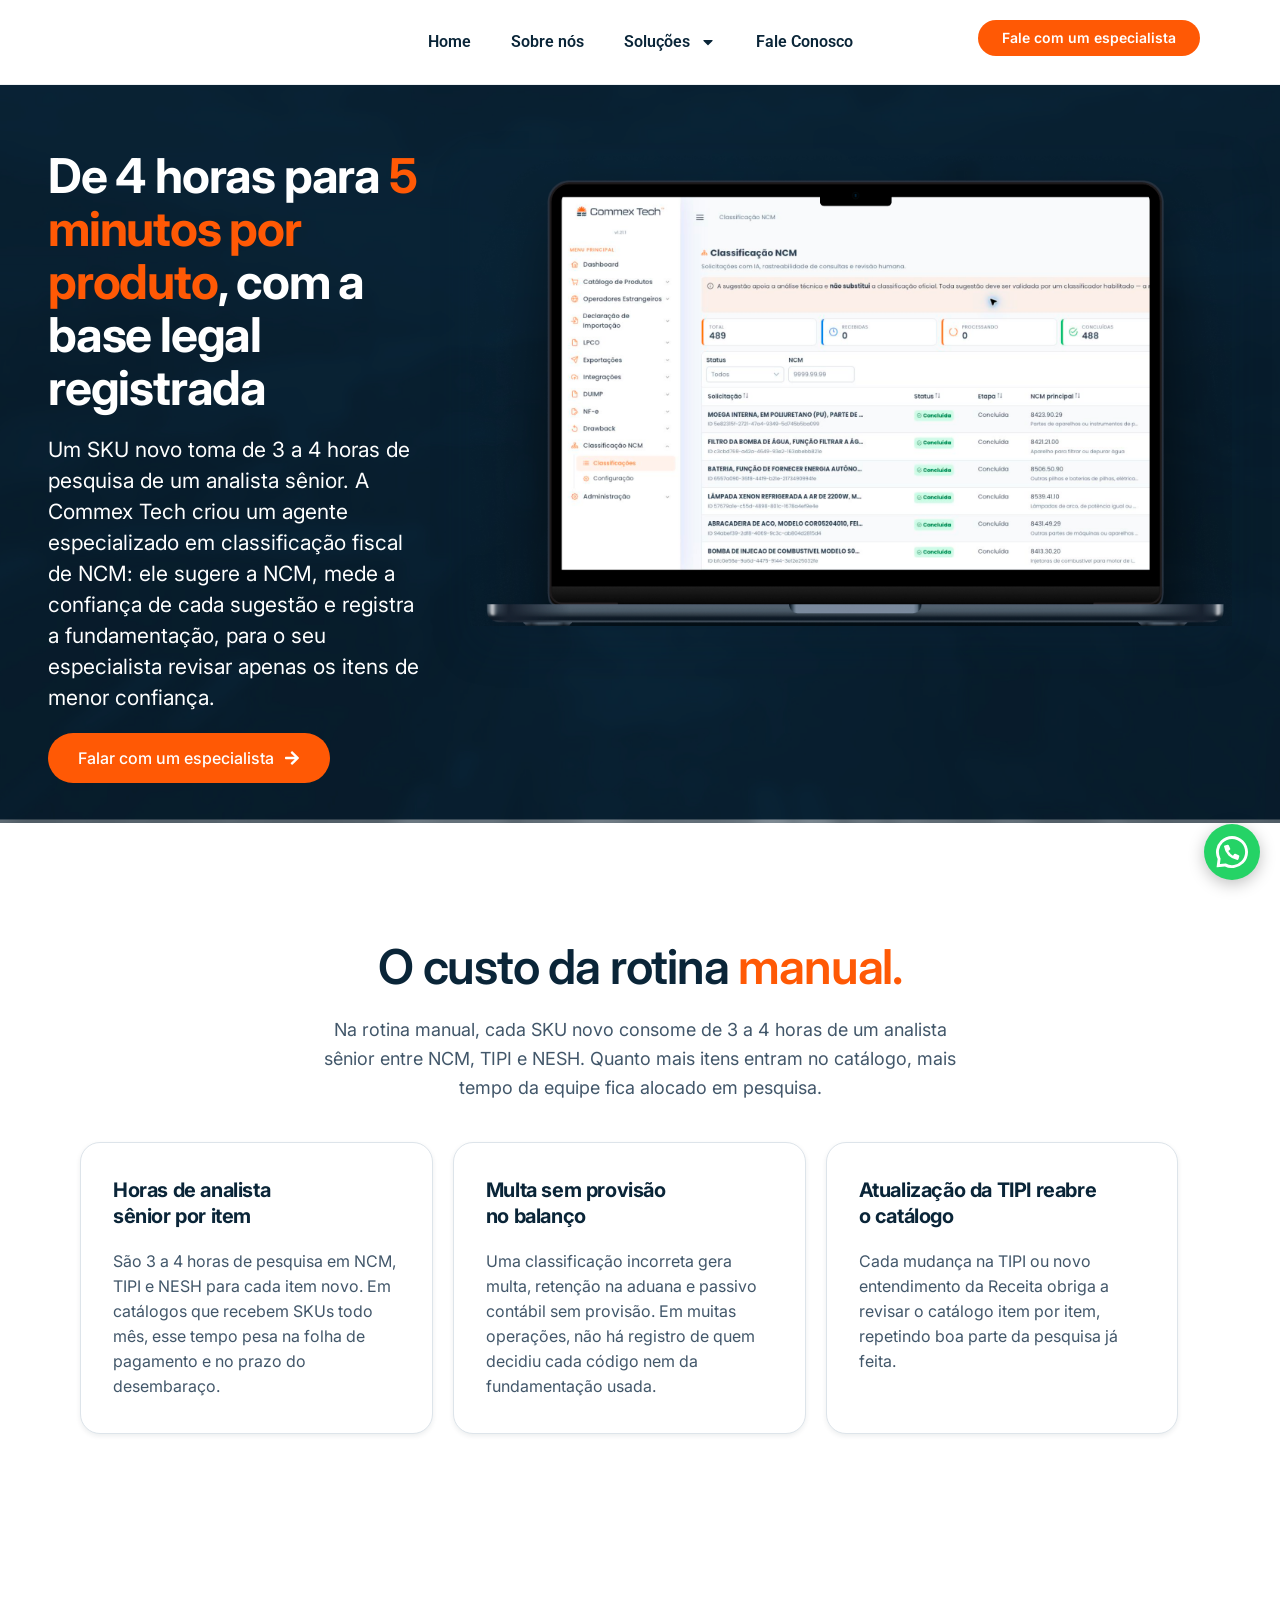
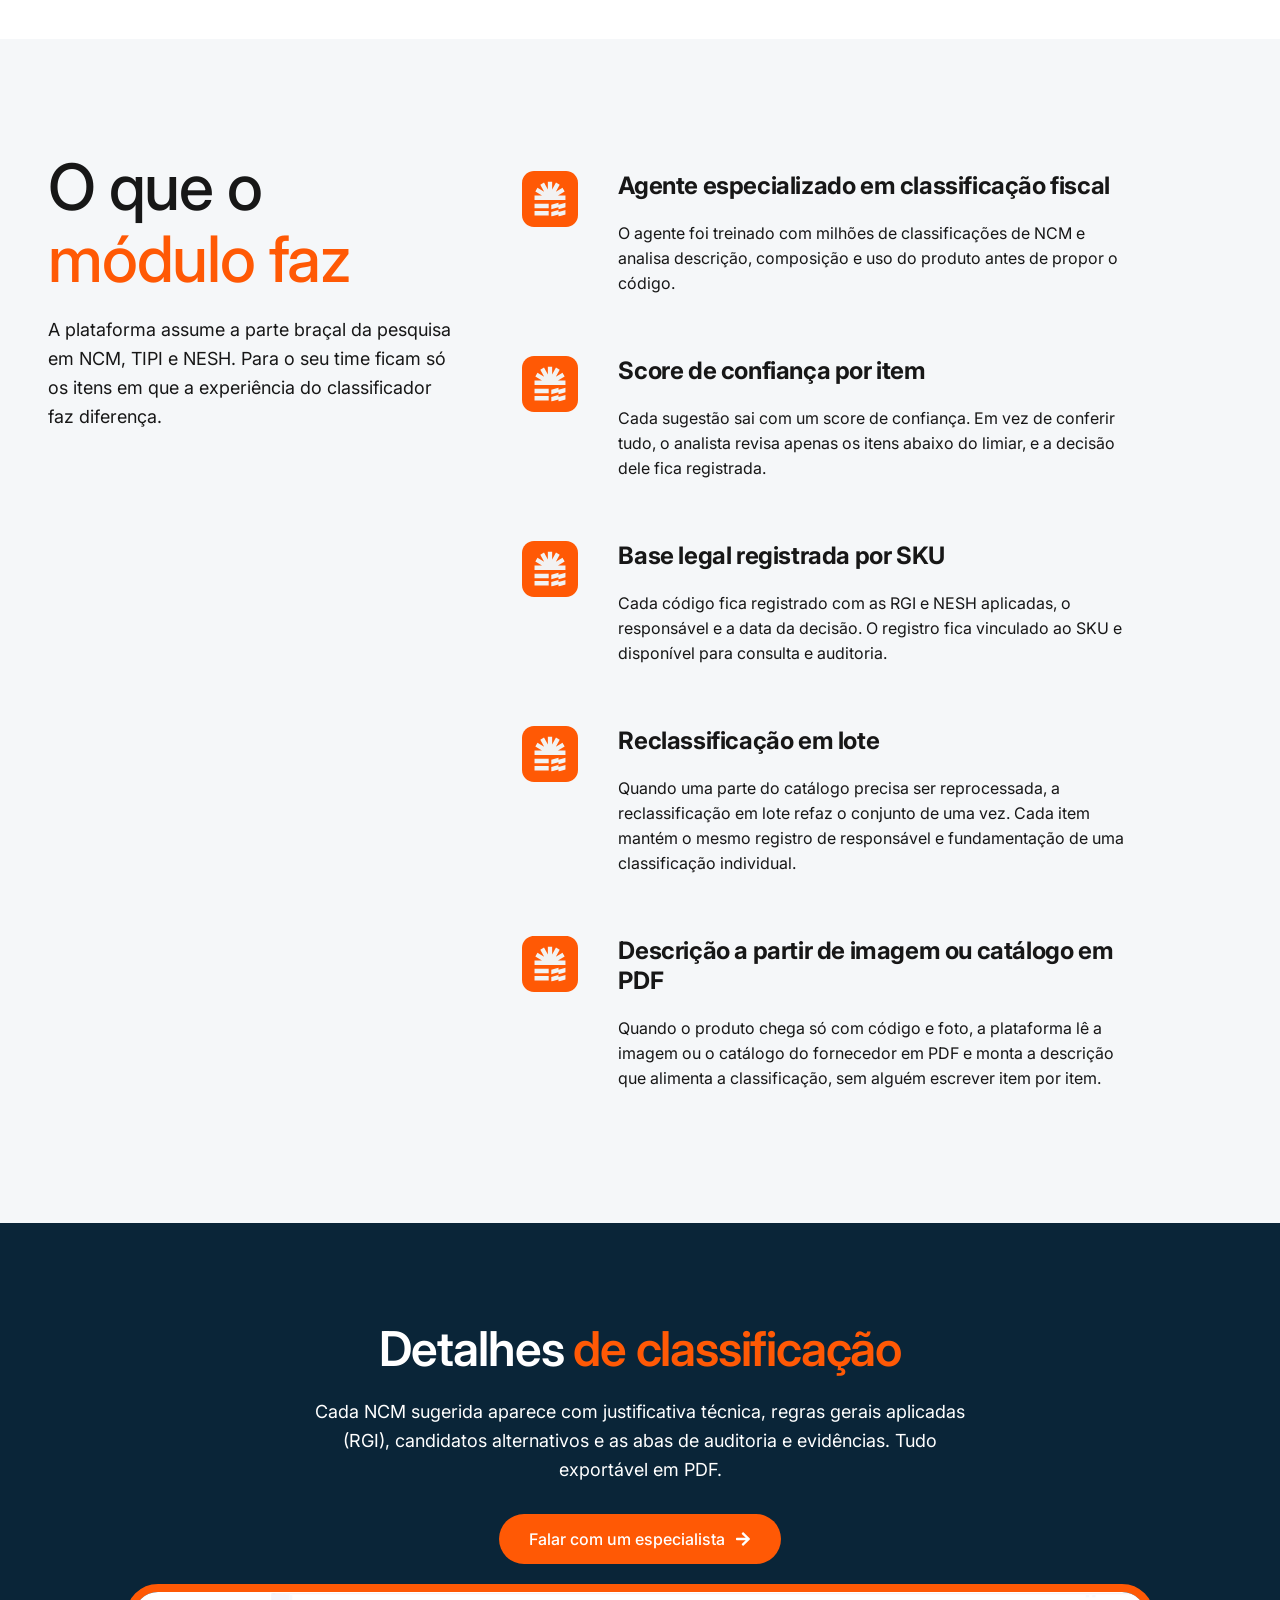
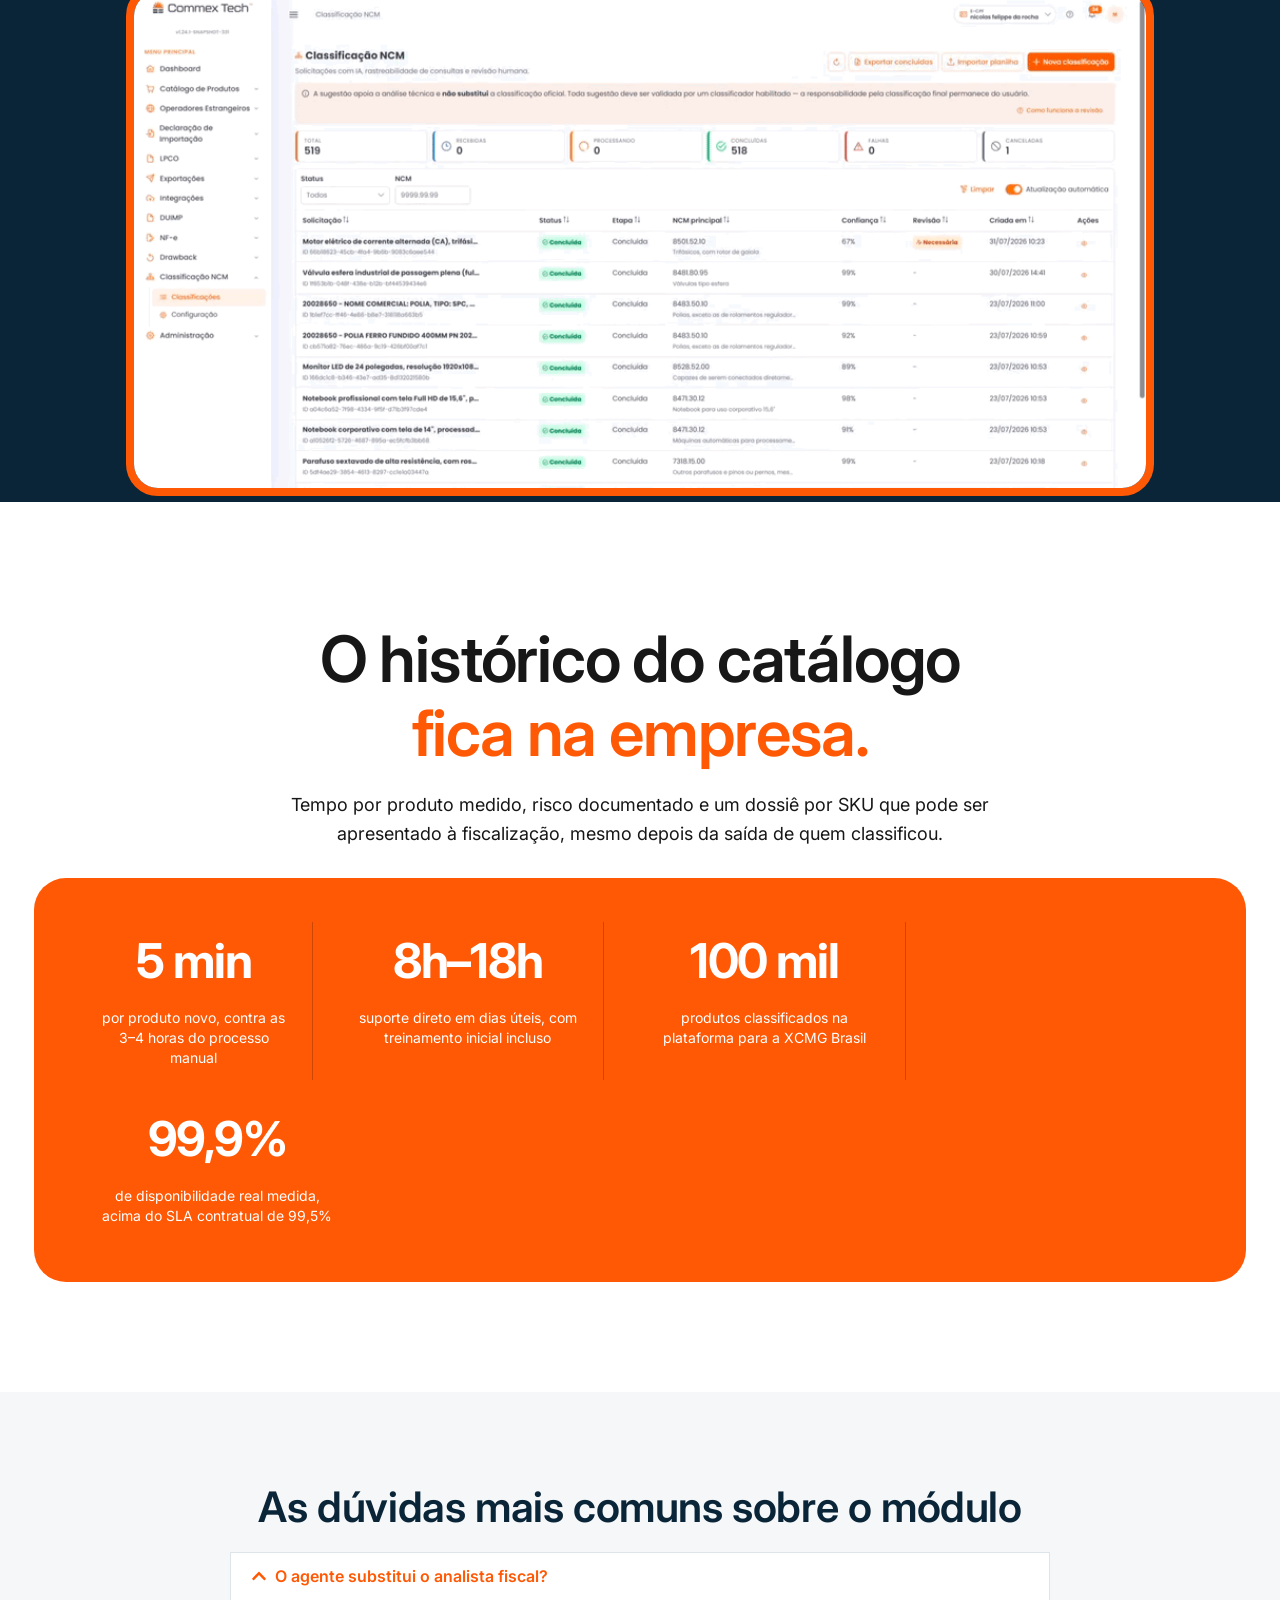
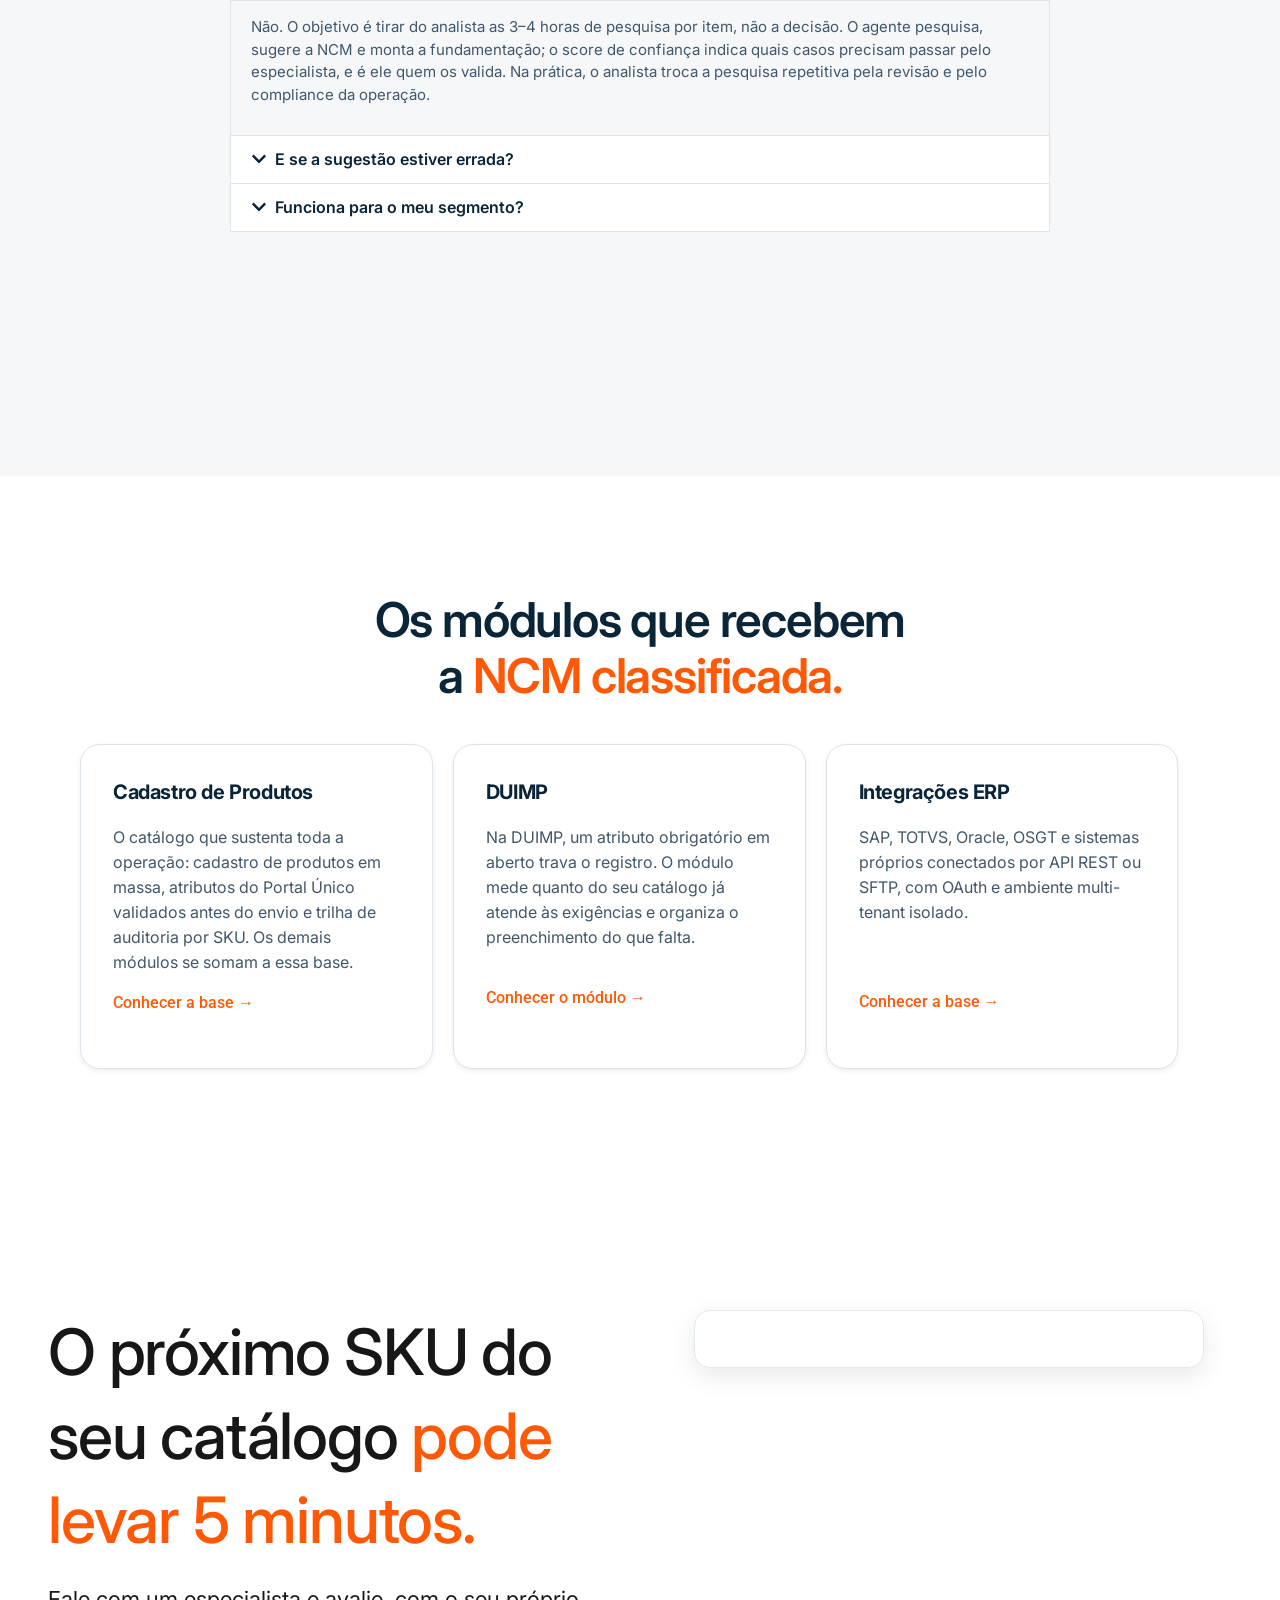
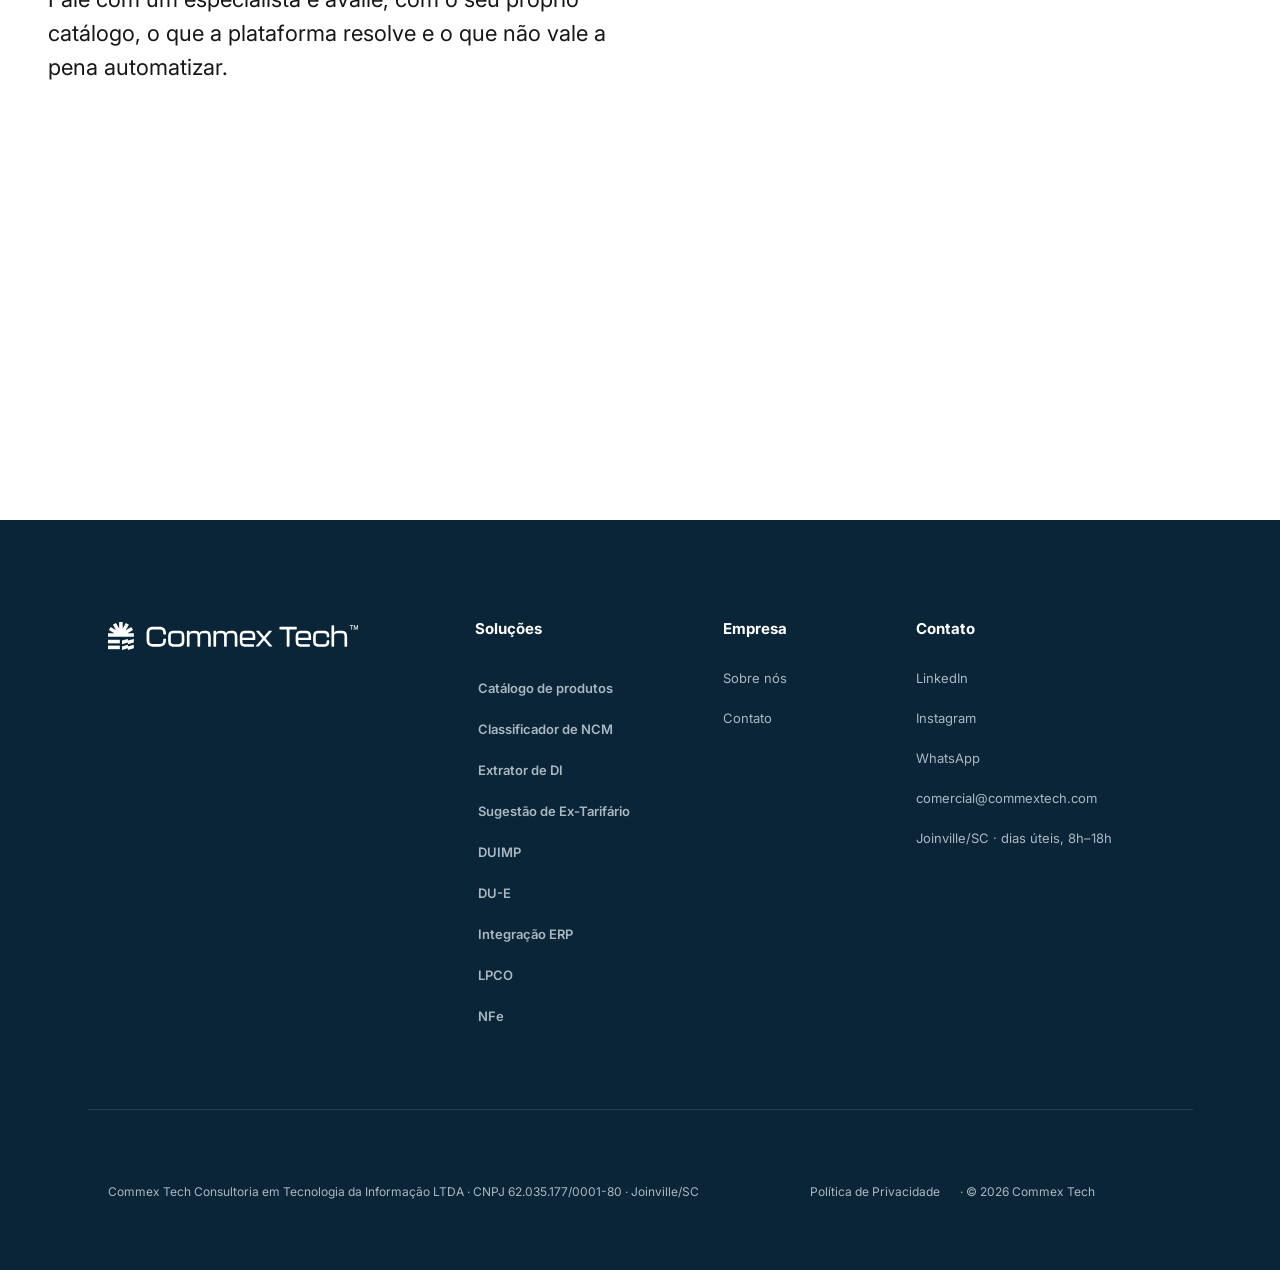
<file: ncm.html>
<!doctype html>
<html lang="pt-BR">
<head>
	<meta charset="UTF-8">
	<meta name="viewport" content="width=device-width, initial-scale=1">
	<title>Classificador de NCM — Commex Tech</title>
<meta name="description" content="Agente especializado em classificação fiscal: sugere a NCM com score de confiança e base legal, e gera a descrição do produto a partir de imagem ou catálogo em PDF.">
<style id="wp-img-auto-sizes-contain-inline-css">
img:is([sizes=auto i],[sizes^="auto," i]){contain-intrinsic-size:3000px 1500px}
/*# sourceURL=wp-img-auto-sizes-contain-inline-css */
</style>
<style id="global-styles-inline-css">
:root{--wp--preset--aspect-ratio--square: 1;--wp--preset--aspect-ratio--4-3: 4/3;--wp--preset--aspect-ratio--3-4: 3/4;--wp--preset--aspect-ratio--3-2: 3/2;--wp--preset--aspect-ratio--2-3: 2/3;--wp--preset--aspect-ratio--16-9: 16/9;--wp--preset--aspect-ratio--9-16: 9/16;--wp--preset--color--black: #000000;--wp--preset--color--cyan-bluish-gray: #abb8c3;--wp--preset--color--white: #ffffff;--wp--preset--color--pale-pink: #f78da7;--wp--preset--color--vivid-red: #cf2e2e;--wp--preset--color--luminous-vivid-orange: #ff6900;--wp--preset--color--luminous-vivid-amber: #fcb900;--wp--preset--color--light-green-cyan: #7bdcb5;--wp--preset--color--vivid-green-cyan: #00d084;--wp--preset--color--pale-cyan-blue: #8ed1fc;--wp--preset--color--vivid-cyan-blue: #0693e3;--wp--preset--color--vivid-purple: #9b51e0;--wp--preset--gradient--vivid-cyan-blue-to-vivid-purple: linear-gradient(135deg,rgb(6,147,227) 0%,rgb(155,81,224) 100%);--wp--preset--gradient--light-green-cyan-to-vivid-green-cyan: linear-gradient(135deg,rgb(122,220,180) 0%,rgb(0,208,130) 100%);--wp--preset--gradient--luminous-vivid-amber-to-luminous-vivid-orange: linear-gradient(135deg,rgb(252,185,0) 0%,rgb(255,105,0) 100%);--wp--preset--gradient--luminous-vivid-orange-to-vivid-red: linear-gradient(135deg,rgb(255,105,0) 0%,rgb(207,46,46) 100%);--wp--preset--gradient--very-light-gray-to-cyan-bluish-gray: linear-gradient(135deg,rgb(238,238,238) 0%,rgb(169,184,195) 100%);--wp--preset--gradient--cool-to-warm-spectrum: linear-gradient(135deg,rgb(74,234,220) 0%,rgb(151,120,209) 20%,rgb(207,42,186) 40%,rgb(238,44,130) 60%,rgb(251,105,98) 80%,rgb(254,248,76) 100%);--wp--preset--gradient--blush-light-purple: linear-gradient(135deg,rgb(255,206,236) 0%,rgb(152,150,240) 100%);--wp--preset--gradient--blush-bordeaux: linear-gradient(135deg,rgb(254,205,165) 0%,rgb(254,45,45) 50%,rgb(107,0,62) 100%);--wp--preset--gradient--luminous-dusk: linear-gradient(135deg,rgb(255,203,112) 0%,rgb(199,81,192) 50%,rgb(65,88,208) 100%);--wp--preset--gradient--pale-ocean: linear-gradient(135deg,rgb(255,245,203) 0%,rgb(182,227,212) 50%,rgb(51,167,181) 100%);--wp--preset--gradient--electric-grass: linear-gradient(135deg,rgb(202,248,128) 0%,rgb(113,206,126) 100%);--wp--preset--gradient--midnight: linear-gradient(135deg,rgb(2,3,129) 0%,rgb(40,116,252) 100%);--wp--preset--font-size--small: 13px;--wp--preset--font-size--medium: 20px;--wp--preset--font-size--large: 36px;--wp--preset--font-size--x-large: 42px;--wp--preset--spacing--20: 0.44rem;--wp--preset--spacing--30: 0.67rem;--wp--preset--spacing--40: 1rem;--wp--preset--spacing--50: 1.5rem;--wp--preset--spacing--60: 2.25rem;--wp--preset--spacing--70: 3.38rem;--wp--preset--spacing--80: 5.06rem;--wp--preset--shadow--natural: 6px 6px 9px rgba(0, 0, 0, 0.2);--wp--preset--shadow--deep: 12px 12px 50px rgba(0, 0, 0, 0.4);--wp--preset--shadow--sharp: 6px 6px 0px rgba(0, 0, 0, 0.2);--wp--preset--shadow--outlined: 6px 6px 0px -3px rgb(255, 255, 255), 6px 6px rgb(0, 0, 0);--wp--preset--shadow--crisp: 6px 6px 0px rgb(0, 0, 0);}.wp-block-button{--wp--preset--dimension--25: 25%;--wp--preset--dimension--50: 50%;--wp--preset--dimension--75: 75%;--wp--preset--dimension--100: 100%;}:root { --wp--style--global--content-size: 800px;--wp--style--global--wide-size: 1200px; }:where(body) { margin: 0; }.wp-site-blocks > .alignleft { float: left; margin-right: 2em; }.wp-site-blocks > .alignright { float: right; margin-left: 2em; }.wp-site-blocks > .aligncenter { justify-content: center; margin-left: auto; margin-right: auto; }:where(.wp-site-blocks) > * { margin-block-start: 24px; margin-block-end: 0; }:where(.wp-site-blocks) > :first-child { margin-block-start: 0; }:where(.wp-site-blocks) > :last-child { margin-block-end: 0; }:root { --wp--style--block-gap: 24px; }:root :where(.is-layout-flow) > :first-child{margin-block-start: 0;}:root :where(.is-layout-flow) > :last-child{margin-block-end: 0;}:root :where(.is-layout-flow) > *{margin-block-start: 24px;margin-block-end: 0;}:root :where(.is-layout-constrained) > :first-child{margin-block-start: 0;}:root :where(.is-layout-constrained) > :last-child{margin-block-end: 0;}:root :where(.is-layout-constrained) > *{margin-block-start: 24px;margin-block-end: 0;}:root :where(.is-layout-flex){gap: 24px;}:root :where(.is-layout-grid){gap: 24px;}.is-layout-flow > .alignleft{float: left;margin-inline-start: 0;margin-inline-end: 2em;}.is-layout-flow > .alignright{float: right;margin-inline-start: 2em;margin-inline-end: 0;}.is-layout-flow > .aligncenter{margin-left: auto !important;margin-right: auto !important;}.is-layout-constrained > .alignleft{float: left;margin-inline-start: 0;margin-inline-end: 2em;}.is-layout-constrained > .alignright{float: right;margin-inline-start: 2em;margin-inline-end: 0;}.is-layout-constrained > .aligncenter{margin-left: auto !important;margin-right: auto !important;}.is-layout-constrained > :where(:not(.alignleft):not(.alignright):not(.alignfull)){max-width: var(--wp--style--global--content-size);margin-left: auto !important;margin-right: auto !important;}.is-layout-constrained > .alignwide{max-width: var(--wp--style--global--wide-size);}body .is-layout-flex{display: flex;}.is-layout-flex{flex-wrap: wrap;align-items: center;}.is-layout-flex > :is(*, div){margin: 0;}body .is-layout-grid{display: grid;}.is-layout-grid > :is(*, div){margin: 0;}body{padding-top: 0px;padding-right: 0px;padding-bottom: 0px;padding-left: 0px;}:root :where(.wp-element-button, .wp-block-button__link){background-color: #32373c;border-width: 0;color: #fff;font-family: inherit;font-size: inherit;font-style: inherit;font-weight: inherit;letter-spacing: inherit;line-height: inherit;padding-top: calc(0.667em + 2px);padding-right: calc(1.333em + 2px);padding-bottom: calc(0.667em + 2px);padding-left: calc(1.333em + 2px);text-decoration: none;text-transform: inherit;}.has-black-color{color: var(--wp--preset--color--black) !important;}.has-cyan-bluish-gray-color{color: var(--wp--preset--color--cyan-bluish-gray) !important;}.has-white-color{color: var(--wp--preset--color--white) !important;}.has-pale-pink-color{color: var(--wp--preset--color--pale-pink) !important;}.has-vivid-red-color{color: var(--wp--preset--color--vivid-red) !important;}.has-luminous-vivid-orange-color{color: var(--wp--preset--color--luminous-vivid-orange) !important;}.has-luminous-vivid-amber-color{color: var(--wp--preset--color--luminous-vivid-amber) !important;}.has-light-green-cyan-color{color: var(--wp--preset--color--light-green-cyan) !important;}.has-vivid-green-cyan-color{color: var(--wp--preset--color--vivid-green-cyan) !important;}.has-pale-cyan-blue-color{color: var(--wp--preset--color--pale-cyan-blue) !important;}.has-vivid-cyan-blue-color{color: var(--wp--preset--color--vivid-cyan-blue) !important;}.has-vivid-purple-color{color: var(--wp--preset--color--vivid-purple) !important;}.has-black-background-color{background-color: var(--wp--preset--color--black) !important;}.has-cyan-bluish-gray-background-color{background-color: var(--wp--preset--color--cyan-bluish-gray) !important;}.has-white-background-color{background-color: var(--wp--preset--color--white) !important;}.has-pale-pink-background-color{background-color: var(--wp--preset--color--pale-pink) !important;}.has-vivid-red-background-color{background-color: var(--wp--preset--color--vivid-red) !important;}.has-luminous-vivid-orange-background-color{background-color: var(--wp--preset--color--luminous-vivid-orange) !important;}.has-luminous-vivid-amber-background-color{background-color: var(--wp--preset--color--luminous-vivid-amber) !important;}.has-light-green-cyan-background-color{background-color: var(--wp--preset--color--light-green-cyan) !important;}.has-vivid-green-cyan-background-color{background-color: var(--wp--preset--color--vivid-green-cyan) !important;}.has-pale-cyan-blue-background-color{background-color: var(--wp--preset--color--pale-cyan-blue) !important;}.has-vivid-cyan-blue-background-color{background-color: var(--wp--preset--color--vivid-cyan-blue) !important;}.has-vivid-purple-background-color{background-color: var(--wp--preset--color--vivid-purple) !important;}.has-black-border-color{border-color: var(--wp--preset--color--black) !important;}.has-cyan-bluish-gray-border-color{border-color: var(--wp--preset--color--cyan-bluish-gray) !important;}.has-white-border-color{border-color: var(--wp--preset--color--white) !important;}.has-pale-pink-border-color{border-color: var(--wp--preset--color--pale-pink) !important;}.has-vivid-red-border-color{border-color: var(--wp--preset--color--vivid-red) !important;}.has-luminous-vivid-orange-border-color{border-color: var(--wp--preset--color--luminous-vivid-orange) !important;}.has-luminous-vivid-amber-border-color{border-color: var(--wp--preset--color--luminous-vivid-amber) !important;}.has-light-green-cyan-border-color{border-color: var(--wp--preset--color--light-green-cyan) !important;}.has-vivid-green-cyan-border-color{border-color: var(--wp--preset--color--vivid-green-cyan) !important;}.has-pale-cyan-blue-border-color{border-color: var(--wp--preset--color--pale-cyan-blue) !important;}.has-vivid-cyan-blue-border-color{border-color: var(--wp--preset--color--vivid-cyan-blue) !important;}.has-vivid-purple-border-color{border-color: var(--wp--preset--color--vivid-purple) !important;}.has-vivid-cyan-blue-to-vivid-purple-gradient-background{background: var(--wp--preset--gradient--vivid-cyan-blue-to-vivid-purple) !important;}.has-light-green-cyan-to-vivid-green-cyan-gradient-background{background: var(--wp--preset--gradient--light-green-cyan-to-vivid-green-cyan) !important;}.has-luminous-vivid-amber-to-luminous-vivid-orange-gradient-background{background: var(--wp--preset--gradient--luminous-vivid-amber-to-luminous-vivid-orange) !important;}.has-luminous-vivid-orange-to-vivid-red-gradient-background{background: var(--wp--preset--gradient--luminous-vivid-orange-to-vivid-red) !important;}.has-very-light-gray-to-cyan-bluish-gray-gradient-background{background: var(--wp--preset--gradient--very-light-gray-to-cyan-bluish-gray) !important;}.has-cool-to-warm-spectrum-gradient-background{background: var(--wp--preset--gradient--cool-to-warm-spectrum) !important;}.has-blush-light-purple-gradient-background{background: var(--wp--preset--gradient--blush-light-purple) !important;}.has-blush-bordeaux-gradient-background{background: var(--wp--preset--gradient--blush-bordeaux) !important;}.has-luminous-dusk-gradient-background{background: var(--wp--preset--gradient--luminous-dusk) !important;}.has-pale-ocean-gradient-background{background: var(--wp--preset--gradient--pale-ocean) !important;}.has-electric-grass-gradient-background{background: var(--wp--preset--gradient--electric-grass) !important;}.has-midnight-gradient-background{background: var(--wp--preset--gradient--midnight) !important;}.has-small-font-size{font-size: var(--wp--preset--font-size--small) !important;}.has-medium-font-size{font-size: var(--wp--preset--font-size--medium) !important;}.has-large-font-size{font-size: var(--wp--preset--font-size--large) !important;}.has-x-large-font-size{font-size: var(--wp--preset--font-size--x-large) !important;}
:root :where(.wp-block-icon svg){width: 24px;}
:root :where(.wp-block-pullquote){font-size: 1.5em;line-height: 1.6;}
/*# sourceURL=global-styles-inline-css */
</style>
<link rel='stylesheet' id='hello-elementor-css' href='assets/css/hello-reset.css' media='all' />
<link rel='stylesheet' id='hello-elementor-theme-style-css' href='assets/css/hello-theme.css' media='all' />
<link rel='stylesheet' id='hello-elementor-header-footer-css' href='assets/css/hello-header-footer.css' media='all' />
<link rel='stylesheet' id='elementor-frontend-css' href='assets/css/elementor-frontend.min.css' media='all' />
<style id="elementor-frontend-inline-css">
.e-heading-base a, .e-paragraph-base a { all: unset; cursor: pointer; }form[data-element_type="e-form"].form-state-success [data-element_type="e-form-success-message"],form[data-element_type="e-form"].form-state-error [data-element_type="e-form-error-message"]{ display: block; }
.e-form-textarea-base:not([data-resizable]) { resize: none; } .e-form-submit-button-base { cursor: pointer; box-sizing: border-box; }
/*# sourceURL=elementor-frontend-inline-css */
</style>
<link rel='stylesheet' id='elementor-post-16-css' href='assets/css/post-16.css' media='all' />
<link rel='stylesheet' id='widget-image-css' href='assets/css/elementor-widget-image.min.css' media='all' />
<link rel='stylesheet' id='widget-nav-menu-css' href='assets/css/pro-widget-nav-menu.min.css' media='all' />
<link rel='stylesheet' id='e-sticky-css' href='assets/css/pro-sticky.min.css' media='all' />
<link rel='stylesheet' id='widget-heading-css' href='assets/css/elementor-widget-heading.min.css' media='all' />
<link rel='stylesheet' id='widget-divider-css' href='assets/css/elementor-widget-divider.min.css' media='all' />
<link rel='stylesheet' id='widget-accordion-css' href='assets/css/elementor-widget-accordion.min.css' media='all' />
<link rel='stylesheet' id='elementor-post-116-css' href='assets/css/post-116.css' media='all' />
<link rel='stylesheet' id='base-desktop-css' href='assets/css/base-desktop.css' media='all' />
<link rel='stylesheet' id='base-mobile-css' href='assets/css/base-mobile.css' media='(max-width:767px)' />
<link rel='stylesheet' id='elementor-post-261-css' href='assets/css/post-261.css' media='all' />
<link rel='stylesheet' id='elementor-post-288-css' href='assets/css/post-288.css' media='all' />
<link rel='stylesheet' id='elementor-gf-roboto-css' href='https://fonts.googleapis.com/css?family=Roboto:100,100italic,200,200italic,300,300italic,400,400italic,500,500italic,600,600italic,700,700italic,800,800italic,900,900italic&#038;display=auto' media='all' />
<link rel='stylesheet' id='elementor-gf-robotoslab-css' href='https://fonts.googleapis.com/css?family=Roboto+Slab:100,100italic,200,200italic,300,300italic,400,400italic,500,500italic,600,600italic,700,700italic,800,800italic,900,900italic&#038;display=auto' media='all' />
<link rel='stylesheet' id='elementor-gf-inter-css' href='https://fonts.googleapis.com/css?family=Inter:100,100italic,200,200italic,300,300italic,400,400italic,500,500italic,600,600italic,700,700italic,800,800italic,900,900italic&#038;display=auto' media='all' />
<script id="jquery-core-js" src="assets/js/jquery.min.js"></script>
<script id="jquery-migrate-js" src="assets/js/jquery-migrate.min.js"></script>
			<style>
				.e-con.e-parent:nth-of-type(n+4):not(.e-lazyloaded):not(.e-no-lazyload),
				.e-con.e-parent:nth-of-type(n+4):not(.e-lazyloaded):not(.e-no-lazyload) * {
					background-image: none !important;
				}
				@media screen and (max-height: 1024px) {
					.e-con.e-parent:nth-of-type(n+3):not(.e-lazyloaded):not(.e-no-lazyload),
					.e-con.e-parent:nth-of-type(n+3):not(.e-lazyloaded):not(.e-no-lazyload) * {
						background-image: none !important;
					}
				}
				@media screen and (max-height: 640px) {
					.e-con.e-parent:nth-of-type(n+2):not(.e-lazyloaded):not(.e-no-lazyload),
					.e-con.e-parent:nth-of-type(n+2):not(.e-lazyloaded):not(.e-no-lazyload) * {
						background-image: none !important;
					}
				}
			</style>
			<link rel="icon" href="assets/img/cropped-FAVICON-32x32.png" sizes="32x32" />
<link rel="icon" href="assets/img/cropped-FAVICON-192x192.png" sizes="192x192" />
<link rel="apple-touch-icon" href="assets/img/cropped-FAVICON-180x180.png" />
<meta name="msapplication-TileImage" content="assets/img/cropped-FAVICON-270x270.png" />
</head>
<body class="wp-singular page-template page-template-elementor_header_footer page page-id-116 wp-custom-logo wp-embed-responsive wp-theme-hello-elementor hello-elementor-default elementor-default elementor-template-full-width elementor-kit-16 elementor-page elementor-page-116">

<a class="skip-link screen-reader-text" href="#content">Ir para o conteúdo</a>

		<header data-elementor-type="header" data-elementor-id="261" class="elementor elementor-261 elementor-location-header" data-elementor-post-type="elementor_library">
			<header class="elementor-element elementor-element-4142ab73 e-flex e-con-boxed e-con e-parent" data-id="4142ab73" data-element_type="container" data-e-type="container" data-settings="{&quot;background_background&quot;:&quot;classic&quot;,&quot;sticky&quot;:&quot;top&quot;,&quot;sticky_on&quot;:[&quot;desktop&quot;,&quot;tablet&quot;,&quot;mobile&quot;],&quot;sticky_offset&quot;:0,&quot;sticky_effects_offset&quot;:0,&quot;sticky_anchor_link_offset&quot;:0}">
					<div class="e-con-inner">
		<div class="elementor-element elementor-element-62e94775 e-con-full e-flex e-con e-child" data-id="62e94775" data-element_type="container" data-e-type="container">
		<div class="elementor-element elementor-element-63793621 e-con-full e-flex e-con e-child" data-id="63793621" data-element_type="container" data-e-type="container">
				<div class="elementor-element elementor-element-28edce0b elementor-widget elementor-widget-image" data-id="28edce0b" data-element_type="widget" data-e-type="widget" data-widget_type="image.default">
															<img width="305" height="34" src="assets/img/Commex-Tech.svg" class="attachment-full size-full wp-image-263" alt="" />															</div>
				</div>
		<div class="elementor-element elementor-element-7af0783a e-con-full e-flex e-con e-child" data-id="7af0783a" data-element_type="container" data-e-type="container">
				<div class="elementor-element elementor-element-230fde95 elementor-nav-menu__align-center elementor-nav-menu--stretch elementor-nav-menu--dropdown-tablet elementor-nav-menu__text-align-aside elementor-nav-menu--toggle elementor-nav-menu--burger elementor-widget elementor-widget-nav-menu" data-id="230fde95" data-element_type="widget" data-e-type="widget" data-settings="{&quot;full_width&quot;:&quot;stretch&quot;,&quot;layout&quot;:&quot;horizontal&quot;,&quot;submenu_icon&quot;:{&quot;value&quot;:&quot;&lt;svg aria-hidden=\&quot;true\&quot; class=\&quot;e-font-icon-svg e-fas-caret-down\&quot; viewBox=\&quot;0 0 320 512\&quot; xmlns=\&quot;http:\/\/www.w3.org\/2000\/svg\&quot;&gt;&lt;path d=\&quot;M31.3 192h257.3c17.8 0 26.7 21.5 14.1 34.1L174.1 354.8c-7.8 7.8-20.5 7.8-28.3 0L17.2 226.1C4.6 213.5 13.5 192 31.3 192z\&quot;&gt;&lt;\/path&gt;&lt;\/svg&gt;&quot;,&quot;library&quot;:&quot;fa-solid&quot;},&quot;toggle&quot;:&quot;burger&quot;}" data-widget_type="nav-menu.default">
								<nav aria-label="Menu" class="elementor-nav-menu--main elementor-nav-menu__container elementor-nav-menu--layout-horizontal e--pointer-underline e--animation-fade">
				<ul id="menu-1-230fde95" class="elementor-nav-menu"><li class="menu-item menu-item-type-post_type menu-item-object-page menu-item-home menu-item-265"><a href="index.html" class="elementor-item">Home</a></li>
<li class="menu-item menu-item-type-post_type menu-item-object-page menu-item-266"><a href="sobre.html" class="elementor-item">Sobre nós</a></li>
<li class="menu-item menu-item-type-custom menu-item-object-custom current-menu-ancestor current-menu-parent menu-item-has-children menu-item-267"><a class="elementor-item">Soluções</a>
<ul class="sub-menu elementor-nav-menu--dropdown">
	<li class="menu-item menu-item-type-post_type menu-item-object-page menu-item-270"><a href="cadastro-de-produtos.html" class="elementor-sub-item">Catálogo de produtos</a></li>
	<li class="menu-item menu-item-type-post_type menu-item-object-page current-menu-item page_item page-item-116 current_page_item menu-item-274"><a href="ncm.html" aria-current="page" class="elementor-sub-item elementor-item-active">Classificador de NCM</a></li>
	<li class="menu-item menu-item-type-post_type menu-item-object-page menu-item-901"><a href="extrator-di.html" class="elementor-sub-item">Extrator de DI</a></li>
	<li class="menu-item menu-item-type-post_type menu-item-object-page menu-item-902"><a href="ex-tarifario.html" class="elementor-sub-item">Sugestão de Ex-Tarifário</a></li>
	<li class="menu-item menu-item-type-post_type menu-item-object-page menu-item-273"><a href="duimp.html" class="elementor-sub-item">DUIMP</a></li>
	<li class="menu-item menu-item-type-post_type menu-item-object-page menu-item-272"><a href="du-e.html" class="elementor-sub-item">DU-E</a></li>
	<li class="menu-item menu-item-type-post_type menu-item-object-page menu-item-271"><a href="integracoes.html" class="elementor-sub-item">Integração ERP</a></li>
	<li class="menu-item menu-item-type-post_type menu-item-object-page menu-item-269"><a href="lpco.html" class="elementor-sub-item">LPCO</a></li>
	<li class="menu-item menu-item-type-post_type menu-item-object-page menu-item-268"><a href="nfe.html" class="elementor-sub-item">NFe</a></li>
</ul>
</li>
<li class="menu-item menu-item-type-post_type menu-item-object-page menu-item-281"><a href="contato.html" class="elementor-item">Fale Conosco</a></li>
</ul>			</nav>
					<div class="elementor-menu-toggle" role="button" tabindex="0" aria-label="Menu Toggle" aria-expanded="false">
			<svg aria-hidden="true" role="presentation" class="elementor-menu-toggle__icon--open e-font-icon-svg e-eicon-menu-bar" viewBox="0 0 1000 1000" xmlns="http://www.w3.org/2000/svg"><path d="M104 333H896C929 333 958 304 958 271S929 208 896 208H104C71 208 42 237 42 271S71 333 104 333ZM104 583H896C929 583 958 554 958 521S929 458 896 458H104C71 458 42 487 42 521S71 583 104 583ZM104 833H896C929 833 958 804 958 771S929 708 896 708H104C71 708 42 737 42 771S71 833 104 833Z"></path></svg><svg aria-hidden="true" role="presentation" class="elementor-menu-toggle__icon--close e-font-icon-svg e-eicon-close" viewBox="0 0 1000 1000" xmlns="http://www.w3.org/2000/svg"><path d="M742 167L500 408 258 167C246 154 233 150 217 150 196 150 179 158 167 167 154 179 150 196 150 212 150 229 154 242 171 254L408 500 167 742C138 771 138 800 167 829 196 858 225 858 254 829L496 587 738 829C750 842 767 846 783 846 800 846 817 842 829 829 842 817 846 804 846 783 846 767 842 750 829 737L588 500 833 258C863 229 863 200 833 171 804 137 775 137 742 167Z"></path></svg>		</div>
					<nav class="elementor-nav-menu--dropdown elementor-nav-menu__container" aria-hidden="true">
				<ul id="menu-2-230fde95" class="elementor-nav-menu"><li class="menu-item menu-item-type-post_type menu-item-object-page menu-item-home menu-item-265"><a href="index.html" class="elementor-item" tabindex="-1">Home</a></li>
<li class="menu-item menu-item-type-post_type menu-item-object-page menu-item-266"><a href="sobre.html" class="elementor-item" tabindex="-1">Sobre nós</a></li>
<li class="menu-item menu-item-type-custom menu-item-object-custom current-menu-ancestor current-menu-parent menu-item-has-children menu-item-267"><a class="elementor-item" tabindex="-1">Soluções</a>
<ul class="sub-menu elementor-nav-menu--dropdown">
	<li class="menu-item menu-item-type-post_type menu-item-object-page menu-item-270"><a href="cadastro-de-produtos.html" class="elementor-sub-item" tabindex="-1">Catálogo de produtos</a></li>
	<li class="menu-item menu-item-type-post_type menu-item-object-page current-menu-item page_item page-item-116 current_page_item menu-item-274"><a href="ncm.html" aria-current="page" class="elementor-sub-item elementor-item-active" tabindex="-1">Classificador de NCM</a></li>
	<li class="menu-item menu-item-type-post_type menu-item-object-page menu-item-901"><a href="extrator-di.html" class="elementor-sub-item" tabindex="-1">Extrator de DI</a></li>
	<li class="menu-item menu-item-type-post_type menu-item-object-page menu-item-902"><a href="ex-tarifario.html" class="elementor-sub-item" tabindex="-1">Sugestão de Ex-Tarifário</a></li>
	<li class="menu-item menu-item-type-post_type menu-item-object-page menu-item-273"><a href="duimp.html" class="elementor-sub-item" tabindex="-1">DUIMP</a></li>
	<li class="menu-item menu-item-type-post_type menu-item-object-page menu-item-272"><a href="du-e.html" class="elementor-sub-item" tabindex="-1">DU-E</a></li>
	<li class="menu-item menu-item-type-post_type menu-item-object-page menu-item-271"><a href="integracoes.html" class="elementor-sub-item" tabindex="-1">Integração ERP</a></li>
	<li class="menu-item menu-item-type-post_type menu-item-object-page menu-item-269"><a href="lpco.html" class="elementor-sub-item" tabindex="-1">LPCO</a></li>
	<li class="menu-item menu-item-type-post_type menu-item-object-page menu-item-268"><a href="nfe.html" class="elementor-sub-item" tabindex="-1">NFe</a></li>
</ul>
</li>
<li class="menu-item menu-item-type-post_type menu-item-object-page menu-item-281"><a href="contato.html" class="elementor-item" tabindex="-1">Fale Conosco</a></li>
</ul>			</nav>
						</div>
				</div>
		<div class="elementor-element elementor-element-749b7960 e-con-full e-flex e-con e-child" data-id="749b7960" data-element_type="container" data-e-type="container">
				<div class="elementor-element elementor-element-575684f1 elementor-align-right elementor-tablet-align-right elementor-mobile-align-center elementor-widget__width-auto elementor-widget elementor-widget-button" data-id="575684f1" data-element_type="widget" data-e-type="widget" data-widget_type="button.default">
										<a class="elementor-button elementor-button-link elementor-size-sm" href="https://wa.me/5547999744290?text=Ol%C3%A1%2C%20vim%20do%20site%20da%20Commex%20Tech%20e%20gostaria%20de%20mais%20informa%C3%A7%C3%B5es" target="_blank">
						<span class="elementor-button-content-wrapper">
									<span class="elementor-button-text">Fale com um especialista</span>
					</span>
					</a>
								</div>
				</div>
				</div>
					</div>
				</header>
				</header>
				<div data-elementor-type="wp-page" data-elementor-id="116" class="elementor elementor-116" data-elementor-post-type="page">
				<section class="elementor-element elementor-element-a26122c e-flex e-con-boxed e-con e-parent" data-id="a26122c" data-element_type="container" data-e-type="container" data-settings="{&quot;background_background&quot;:&quot;classic&quot;}">
					<div class="e-con-inner">
		<div class="elementor-element elementor-element-53043b18 e-con-full e-flex e-con e-child" data-id="53043b18" data-element_type="container" data-e-type="container">
		<div class="elementor-element elementor-element-54ed3164 e-con-full e-flex e-con e-child" data-id="54ed3164" data-element_type="container" data-e-type="container">
				<div class="elementor-element elementor-element-16836fa elementor-widget elementor-widget-heading" data-id="16836fa" data-element_type="widget" data-e-type="widget" data-widget_type="heading.default">
					<h1 class="elementor-heading-title elementor-size-default">De 4 horas para <span style="color:#FF5905">5 minutos por produto</span>, com a base legal registrada</h1>				</div>
				<div class="elementor-element elementor-element-4466dcec elementor-widget elementor-widget-text-editor" data-id="4466dcec" data-element_type="widget" data-e-type="widget" data-widget_type="text-editor.default">
									Um SKU novo toma de 3 a 4 horas de pesquisa de um analista sênior. A Commex Tech criou um agente especializado em classificação fiscal de NCM: ele sugere a NCM, mede a confiança de cada sugestão e registra a fundamentação, para o seu especialista revisar apenas os itens de menor confiança.								</div>
				<div class="elementor-element elementor-element-346c8ce7 elementor-align-left elementor-tablet-align-center elementor-mobile-align-center elementor-widget elementor-widget-button" data-id="346c8ce7" data-element_type="widget" data-e-type="widget" data-widget_type="button.default">
										<a class="elementor-button elementor-button-link elementor-size-sm" href="https://wa.me/5547999744290?text=Ol%C3%A1%2C%20vim%20do%20site%20da%20Commex%20Tech%20e%20gostaria%20de%20mais%20informa%C3%A7%C3%B5es" target="_blank">
						<span class="elementor-button-content-wrapper">
						<span class="elementor-button-icon">
				<svg aria-hidden="true" class="e-font-icon-svg e-fas-arrow-right" viewBox="0 0 448 512" xmlns="http://www.w3.org/2000/svg"><path d="M190.5 66.9l22.2-22.2c9.4-9.4 24.6-9.4 33.9 0L441 239c9.4 9.4 9.4 24.6 0 33.9L246.6 467.3c-9.4 9.4-24.6 9.4-33.9 0l-22.2-22.2c-9.5-9.5-9.3-25 .4-34.3L311.4 296H24c-13.3 0-24-10.7-24-24v-32c0-13.3 10.7-24 24-24h287.4L190.9 101.2c-9.8-9.3-10-24.8-.4-34.3z"></path></svg>			</span>
									<span class="elementor-button-text">Falar com um especialista</span>
					</span>
					</a>
								</div>
				</div>
		<div class="elementor-element elementor-element-2db403b6 e-con-full e-flex e-con e-child" data-id="2db403b6" data-element_type="container" data-e-type="container">
				<div class="elementor-element elementor-element-1fa6c071 elementor-widget elementor-widget-image" data-id="1fa6c071" data-element_type="widget" data-e-type="widget" data-widget_type="image.default">
															<img fetchpriority="high" decoding="async" width="1008" height="632" src="assets/img/NCM-comex-2.png" class="attachment-full size-full wp-image-121" alt="" srcset="assets/img/NCM-comex-2.png 1008w, assets/img/NCM-comex-2-300x188.png 300w, assets/img/NCM-comex-2-768x482.png 768w" sizes="(max-width: 1008px) 100vw, 1008px" />															</div>
				</div>
				</div>
					</div>
				</section>
		<section class="elementor-element elementor-element-4ba98af5 e-flex e-con-boxed e-con e-parent" data-id="4ba98af5" data-element_type="container" data-e-type="container" data-settings="{&quot;background_background&quot;:&quot;classic&quot;}">
					<div class="e-con-inner">
		<div class="elementor-element elementor-element-4049653b e-con-full e-flex e-con e-child" data-id="4049653b" data-element_type="container" data-e-type="container">
		<div class="elementor-element elementor-element-5a3f55c8 e-con-full e-flex e-con e-child" data-id="5a3f55c8" data-element_type="container" data-e-type="container">
				<div class="elementor-element elementor-element-29a70559 elementor-widget__width-initial elementor-widget-tablet__width-inherit elementor-widget-mobile__width-inherit elementor-widget elementor-widget-heading" data-id="29a70559" data-element_type="widget" data-e-type="widget" data-widget_type="heading.default">
					<h2 class="elementor-heading-title elementor-size-default">O custo da rotina <span style="color:#FF5905">manual.</span></h2>				</div>
				<div class="elementor-element elementor-element-69d630b3 elementor-widget__width-initial elementor-widget-tablet__width-inherit elementor-widget-mobile__width-inherit elementor-widget elementor-widget-text-editor" data-id="69d630b3" data-element_type="widget" data-e-type="widget" data-widget_type="text-editor.default">
									Na rotina manual, cada SKU novo consome de 3 a 4 horas de um analista<br>sênior entre NCM, TIPI e NESH. Quanto mais itens entram no catálogo, mais<br>tempo da equipe fica alocado em pesquisa.								</div>
				</div>
		<div class="elementor-element elementor-element-5c2b458 e-con-full e-flex e-con e-child" data-id="5c2b458" data-element_type="container" data-e-type="container">
		<div class="elementor-element elementor-element-3b468b14 e-con-full e-flex e-con e-child" data-id="3b468b14" data-element_type="container" data-e-type="container" data-settings="{&quot;background_background&quot;:&quot;classic&quot;}">
				<div class="elementor-element elementor-element-5399f54f elementor-widget elementor-widget-heading" data-id="5399f54f" data-element_type="widget" data-e-type="widget" data-widget_type="heading.default">
					<h3 class="elementor-heading-title elementor-size-default">Horas de analista<br>sênior por item</h3>				</div>
				<div class="elementor-element elementor-element-6b978448 elementor-widget elementor-widget-text-editor" data-id="6b978448" data-element_type="widget" data-e-type="widget" data-widget_type="text-editor.default">
									São 3 a 4 horas de pesquisa em NCM, TIPI e NESH para cada item novo. Em catálogos que recebem SKUs todo mês, esse tempo pesa na folha de pagamento e no prazo do desembaraço.								</div>
				</div>
		<div class="elementor-element elementor-element-53558d4c e-con-full e-flex e-con e-child" data-id="53558d4c" data-element_type="container" data-e-type="container" data-settings="{&quot;background_background&quot;:&quot;classic&quot;}">
				<div class="elementor-element elementor-element-7470cd49 elementor-widget elementor-widget-heading" data-id="7470cd49" data-element_type="widget" data-e-type="widget" data-widget_type="heading.default">
					<h3 class="elementor-heading-title elementor-size-default">Multa sem provisão<br>no balanço</h3>				</div>
				<div class="elementor-element elementor-element-3210a29b elementor-widget elementor-widget-text-editor" data-id="3210a29b" data-element_type="widget" data-e-type="widget" data-widget_type="text-editor.default">
									Uma classificação incorreta gera multa, retenção na aduana e passivo contábil sem provisão. Em muitas operações, não há registro de quem decidiu cada código nem da fundamentação usada.								</div>
				</div>
		<div class="elementor-element elementor-element-4fac1990 e-con-full e-flex e-con e-child" data-id="4fac1990" data-element_type="container" data-e-type="container" data-settings="{&quot;background_background&quot;:&quot;classic&quot;}">
				<div class="elementor-element elementor-element-4534bd61 elementor-widget elementor-widget-heading" data-id="4534bd61" data-element_type="widget" data-e-type="widget" data-widget_type="heading.default">
					<h3 class="elementor-heading-title elementor-size-default">Atualização da TIPI reabre<br>o catálogo</h3>				</div>
				<div class="elementor-element elementor-element-4e29d767 elementor-widget elementor-widget-text-editor" data-id="4e29d767" data-element_type="widget" data-e-type="widget" data-widget_type="text-editor.default">
									Cada mudança na TIPI ou novo entendimento da Receita obriga a revisar o catálogo item por item, repetindo boa parte da pesquisa já feita.								</div>
				</div>
				</div>
				</div>
					</div>
				</section>
		<section class="elementor-element elementor-element-266a7a96 e-flex e-con-boxed e-con e-parent" data-id="266a7a96" data-element_type="container" data-e-type="container" data-settings="{&quot;background_background&quot;:&quot;classic&quot;}">
					<div class="e-con-inner">
		<div class="elementor-element elementor-element-35da1a04 e-con-full e-flex e-con e-child" data-id="35da1a04" data-element_type="container" data-e-type="container">
		<div class="elementor-element elementor-element-4b5e1679 e-con-full e-flex e-con e-child" data-id="4b5e1679" data-element_type="container" data-e-type="container">
				<div class="elementor-element elementor-element-42991271 elementor-widget elementor-widget-heading" data-id="42991271" data-element_type="widget" data-e-type="widget" data-widget_type="heading.default">
					<h2 class="elementor-heading-title elementor-size-default">O que o<br><span style="color:#FF5905">módulo faz</span></h2>				</div>
				<div class="elementor-element elementor-element-52fd97d6 elementor-widget elementor-widget-text-editor" data-id="52fd97d6" data-element_type="widget" data-e-type="widget" data-widget_type="text-editor.default">
									A plataforma assume a parte braçal da pesquisa em NCM, TIPI e NESH. Para o seu time ficam só os itens em que a experiência do classificador faz diferença.								</div>
				</div>
		<div class="elementor-element elementor-element-99348db e-con-full e-flex e-con e-child" data-id="99348db" data-element_type="container" data-e-type="container">
		<div class="elementor-element elementor-element-5a0f9495 e-con-full e-flex e-con e-child" data-id="5a0f9495" data-element_type="container" data-e-type="container">
		<div class="elementor-element elementor-element-29193cb e-con-full e-flex e-con e-child" data-id="29193cb" data-element_type="container" data-e-type="container" data-settings="{&quot;background_background&quot;:&quot;classic&quot;}">
				<div class="elementor-element elementor-element-321ed0d elementor-view-default elementor-widget elementor-widget-icon" data-id="321ed0d" data-element_type="widget" data-e-type="widget" data-widget_type="icon.default">
							<div class="elementor-icon-wrapper">
			<div class="elementor-icon">
			<svg xmlns="http://www.w3.org/2000/svg" width="75" height="75" viewBox="0 0 75 75" fill="none"><path d="M0 16C0 7.16344 7.16344 0 16 0H59C67.8366 0 75 7.16344 75 16V59C75 67.8366 67.8366 75 59 75H16C7.16344 75 0 67.8366 0 59V16Z" fill="#FF5905"></path><g clip-path="url(#clip0_3831_326)"><path d="M35.7576 53.6835H16.4912V59.659H35.7576V53.6835Z" fill="#F2F2F2"></path><path d="M35.7576 43.8862H16.4912V49.8618H35.7576V43.8862Z" fill="#F2F2F2"></path><path d="M48.8538 52.3341L39.2246 55.0244V60.9999L48.8538 58.3181V60.9999L58.491 58.3181V52.3341L48.8538 55.0244V52.3341Z" fill="#F2F2F2"></path><path d="M48.8538 45.2272V42.5453L39.2246 45.2272V51.2111L48.8538 48.5209V51.2111L58.491 48.5209V42.5453L48.8538 45.2272Z" fill="#F2F2F2"></path><path d="M48.1943 38.8661H58.4912V32.8905H48.1943L57.1156 27.5267L54.2437 22.3474L45.3305 27.7111L50.479 18.4251L45.5075 15.4331L40.3591 24.7275V14H34.6234V24.7275L29.4749 15.4331L24.5035 18.4251L29.6519 27.7111L20.7387 22.3474L17.8668 27.5267L26.7881 32.8905H16.4912V38.8661H26.7881H48.1943Z" fill="#F2F2F2"></path></g><defs><clipPath id="clip0_3831_326"><rect width="42" height="47" fill="white" transform="translate(16.4912 14)"></rect></clipPath></defs></svg>			</div>
		</div>
						</div>
				</div>
		<div class="elementor-element elementor-element-3a0dc19c e-con-full e-flex e-con e-child" data-id="3a0dc19c" data-element_type="container" data-e-type="container">
				<div class="elementor-element elementor-element-5cdd016a elementor-widget elementor-widget-heading" data-id="5cdd016a" data-element_type="widget" data-e-type="widget" data-widget_type="heading.default">
					<h3 class="elementor-heading-title elementor-size-default">Agente especializado em classificação fiscal</h3>				</div>
				<div class="elementor-element elementor-element-7a190c13 elementor-widget elementor-widget-text-editor" data-id="7a190c13" data-element_type="widget" data-e-type="widget" data-widget_type="text-editor.default">
									O agente foi treinado com milhões de classificações de NCM e analisa descrição, composição e uso do produto antes de propor o código.								</div>
				</div>
				</div>
		<div class="elementor-element elementor-element-1c1775de e-con-full e-flex e-con e-child" data-id="1c1775de" data-element_type="container" data-e-type="container">
		<div class="elementor-element elementor-element-4a352169 e-con-full e-flex e-con e-child" data-id="4a352169" data-element_type="container" data-e-type="container" data-settings="{&quot;background_background&quot;:&quot;classic&quot;}">
				<div class="elementor-element elementor-element-068d6a6 elementor-view-default elementor-widget elementor-widget-icon" data-id="068d6a6" data-element_type="widget" data-e-type="widget" data-widget_type="icon.default">
							<div class="elementor-icon-wrapper">
			<div class="elementor-icon">
			<svg xmlns="http://www.w3.org/2000/svg" width="75" height="75" viewBox="0 0 75 75" fill="none"><path d="M0 16C0 7.16344 7.16344 0 16 0H59C67.8366 0 75 7.16344 75 16V59C75 67.8366 67.8366 75 59 75H16C7.16344 75 0 67.8366 0 59V16Z" fill="#FF5905"></path><g clip-path="url(#clip0_3831_326)"><path d="M35.7576 53.6835H16.4912V59.659H35.7576V53.6835Z" fill="#F2F2F2"></path><path d="M35.7576 43.8862H16.4912V49.8618H35.7576V43.8862Z" fill="#F2F2F2"></path><path d="M48.8538 52.3341L39.2246 55.0244V60.9999L48.8538 58.3181V60.9999L58.491 58.3181V52.3341L48.8538 55.0244V52.3341Z" fill="#F2F2F2"></path><path d="M48.8538 45.2272V42.5453L39.2246 45.2272V51.2111L48.8538 48.5209V51.2111L58.491 48.5209V42.5453L48.8538 45.2272Z" fill="#F2F2F2"></path><path d="M48.1943 38.8661H58.4912V32.8905H48.1943L57.1156 27.5267L54.2437 22.3474L45.3305 27.7111L50.479 18.4251L45.5075 15.4331L40.3591 24.7275V14H34.6234V24.7275L29.4749 15.4331L24.5035 18.4251L29.6519 27.7111L20.7387 22.3474L17.8668 27.5267L26.7881 32.8905H16.4912V38.8661H26.7881H48.1943Z" fill="#F2F2F2"></path></g><defs><clipPath id="clip0_3831_326"><rect width="42" height="47" fill="white" transform="translate(16.4912 14)"></rect></clipPath></defs></svg>			</div>
		</div>
						</div>
				</div>
		<div class="elementor-element elementor-element-2a57f1e3 e-con-full e-flex e-con e-child" data-id="2a57f1e3" data-element_type="container" data-e-type="container">
				<div class="elementor-element elementor-element-7a6664ba elementor-widget elementor-widget-heading" data-id="7a6664ba" data-element_type="widget" data-e-type="widget" data-widget_type="heading.default">
					<h3 class="elementor-heading-title elementor-size-default">Score de confiança por item</h3>				</div>
				<div class="elementor-element elementor-element-754bbde3 elementor-widget elementor-widget-text-editor" data-id="754bbde3" data-element_type="widget" data-e-type="widget" data-widget_type="text-editor.default">
									Cada sugestão sai com um score de confiança. Em vez de conferir tudo, o analista revisa apenas os itens abaixo do limiar, e a decisão dele fica registrada.								</div>
				</div>
				</div>
		<div class="elementor-element elementor-element-42c44d44 e-con-full e-flex e-con e-child" data-id="42c44d44" data-element_type="container" data-e-type="container">
		<div class="elementor-element elementor-element-c2c4e59 e-con-full e-flex e-con e-child" data-id="c2c4e59" data-element_type="container" data-e-type="container" data-settings="{&quot;background_background&quot;:&quot;classic&quot;}">
				<div class="elementor-element elementor-element-58abaa9 elementor-view-default elementor-widget elementor-widget-icon" data-id="58abaa9" data-element_type="widget" data-e-type="widget" data-widget_type="icon.default">
							<div class="elementor-icon-wrapper">
			<div class="elementor-icon">
			<svg xmlns="http://www.w3.org/2000/svg" width="75" height="75" viewBox="0 0 75 75" fill="none"><path d="M0 16C0 7.16344 7.16344 0 16 0H59C67.8366 0 75 7.16344 75 16V59C75 67.8366 67.8366 75 59 75H16C7.16344 75 0 67.8366 0 59V16Z" fill="#FF5905"></path><g clip-path="url(#clip0_3831_326)"><path d="M35.7576 53.6835H16.4912V59.659H35.7576V53.6835Z" fill="#F2F2F2"></path><path d="M35.7576 43.8862H16.4912V49.8618H35.7576V43.8862Z" fill="#F2F2F2"></path><path d="M48.8538 52.3341L39.2246 55.0244V60.9999L48.8538 58.3181V60.9999L58.491 58.3181V52.3341L48.8538 55.0244V52.3341Z" fill="#F2F2F2"></path><path d="M48.8538 45.2272V42.5453L39.2246 45.2272V51.2111L48.8538 48.5209V51.2111L58.491 48.5209V42.5453L48.8538 45.2272Z" fill="#F2F2F2"></path><path d="M48.1943 38.8661H58.4912V32.8905H48.1943L57.1156 27.5267L54.2437 22.3474L45.3305 27.7111L50.479 18.4251L45.5075 15.4331L40.3591 24.7275V14H34.6234V24.7275L29.4749 15.4331L24.5035 18.4251L29.6519 27.7111L20.7387 22.3474L17.8668 27.5267L26.7881 32.8905H16.4912V38.8661H26.7881H48.1943Z" fill="#F2F2F2"></path></g><defs><clipPath id="clip0_3831_326"><rect width="42" height="47" fill="white" transform="translate(16.4912 14)"></rect></clipPath></defs></svg>			</div>
		</div>
						</div>
				</div>
		<div class="elementor-element elementor-element-2ed1a306 e-con-full e-flex e-con e-child" data-id="2ed1a306" data-element_type="container" data-e-type="container">
				<div class="elementor-element elementor-element-4881b6f7 elementor-widget elementor-widget-heading" data-id="4881b6f7" data-element_type="widget" data-e-type="widget" data-widget_type="heading.default">
					<h3 class="elementor-heading-title elementor-size-default">Base legal registrada por SKU</h3>				</div>
				<div class="elementor-element elementor-element-7f64f0e elementor-widget elementor-widget-text-editor" data-id="7f64f0e" data-element_type="widget" data-e-type="widget" data-widget_type="text-editor.default">
									Cada código fica registrado com as RGI e NESH aplicadas, o responsável e a data da decisão. O registro fica vinculado ao SKU e disponível para consulta e auditoria.								</div>
				</div>
				</div>
		<div class="elementor-element elementor-element-67322d02 e-con-full e-flex e-con e-child" data-id="67322d02" data-element_type="container" data-e-type="container">
		<div class="elementor-element elementor-element-69cd7f6 e-con-full e-flex e-con e-child" data-id="69cd7f6" data-element_type="container" data-e-type="container" data-settings="{&quot;background_background&quot;:&quot;classic&quot;}">
				<div class="elementor-element elementor-element-f9e1b63 elementor-view-default elementor-widget elementor-widget-icon" data-id="f9e1b63" data-element_type="widget" data-e-type="widget" data-widget_type="icon.default">
							<div class="elementor-icon-wrapper">
			<div class="elementor-icon">
			<svg xmlns="http://www.w3.org/2000/svg" width="75" height="75" viewBox="0 0 75 75" fill="none"><path d="M0 16C0 7.16344 7.16344 0 16 0H59C67.8366 0 75 7.16344 75 16V59C75 67.8366 67.8366 75 59 75H16C7.16344 75 0 67.8366 0 59V16Z" fill="#FF5905"></path><g clip-path="url(#clip0_3831_326)"><path d="M35.7576 53.6835H16.4912V59.659H35.7576V53.6835Z" fill="#F2F2F2"></path><path d="M35.7576 43.8862H16.4912V49.8618H35.7576V43.8862Z" fill="#F2F2F2"></path><path d="M48.8538 52.3341L39.2246 55.0244V60.9999L48.8538 58.3181V60.9999L58.491 58.3181V52.3341L48.8538 55.0244V52.3341Z" fill="#F2F2F2"></path><path d="M48.8538 45.2272V42.5453L39.2246 45.2272V51.2111L48.8538 48.5209V51.2111L58.491 48.5209V42.5453L48.8538 45.2272Z" fill="#F2F2F2"></path><path d="M48.1943 38.8661H58.4912V32.8905H48.1943L57.1156 27.5267L54.2437 22.3474L45.3305 27.7111L50.479 18.4251L45.5075 15.4331L40.3591 24.7275V14H34.6234V24.7275L29.4749 15.4331L24.5035 18.4251L29.6519 27.7111L20.7387 22.3474L17.8668 27.5267L26.7881 32.8905H16.4912V38.8661H26.7881H48.1943Z" fill="#F2F2F2"></path></g><defs><clipPath id="clip0_3831_326"><rect width="42" height="47" fill="white" transform="translate(16.4912 14)"></rect></clipPath></defs></svg>			</div>
		</div>
						</div>
				</div>
		<div class="elementor-element elementor-element-20c477b2 e-con-full e-flex e-con e-child" data-id="20c477b2" data-element_type="container" data-e-type="container">
				<div class="elementor-element elementor-element-2f7d70c4 elementor-widget elementor-widget-heading" data-id="2f7d70c4" data-element_type="widget" data-e-type="widget" data-widget_type="heading.default">
					<h3 class="elementor-heading-title elementor-size-default">Reclassificação em lote</h3>				</div>
				<div class="elementor-element elementor-element-6b45be2 elementor-widget elementor-widget-text-editor" data-id="6b45be2" data-element_type="widget" data-e-type="widget" data-widget_type="text-editor.default">
									Quando uma parte do catálogo precisa ser reprocessada, a reclassificação em lote refaz o conjunto de uma vez. Cada item mantém o mesmo registro de responsável e fundamentação de uma classificação individual.								</div>
				</div>
				</div>
		<div class="elementor-element elementor-element-67322d02 e-con-full e-flex e-con e-child" data-id="67322d02" data-element_type="container" data-e-type="container">
		<div class="elementor-element elementor-element-69cd7f6 e-con-full e-flex e-con e-child" data-id="69cd7f6" data-element_type="container" data-e-type="container" data-settings="{&quot;background_background&quot;:&quot;classic&quot;}">
				<div class="elementor-element elementor-element-f9e1b63 elementor-view-default elementor-widget elementor-widget-icon" data-id="f9e1b63" data-element_type="widget" data-e-type="widget" data-widget_type="icon.default">
							<div class="elementor-icon-wrapper">
			<div class="elementor-icon">
			<svg xmlns="http://www.w3.org/2000/svg" width="75" height="75" viewBox="0 0 75 75" fill="none"><path d="M0 16C0 7.16344 7.16344 0 16 0H59C67.8366 0 75 7.16344 75 16V59C75 67.8366 67.8366 75 59 75H16C7.16344 75 0 67.8366 0 59V16Z" fill="#FF5905"></path><g clip-path="url(#clip0_3831_326)"><path d="M35.7576 53.6835H16.4912V59.659H35.7576V53.6835Z" fill="#F2F2F2"></path><path d="M35.7576 43.8862H16.4912V49.8618H35.7576V43.8862Z" fill="#F2F2F2"></path><path d="M48.8538 52.3341L39.2246 55.0244V60.9999L48.8538 58.3181V60.9999L58.491 58.3181V52.3341L48.8538 55.0244V52.3341Z" fill="#F2F2F2"></path><path d="M48.8538 45.2272V42.5453L39.2246 45.2272V51.2111L48.8538 48.5209V51.2111L58.491 48.5209V42.5453L48.8538 45.2272Z" fill="#F2F2F2"></path><path d="M48.1943 38.8661H58.4912V32.8905H48.1943L57.1156 27.5267L54.2437 22.3474L45.3305 27.7111L50.479 18.4251L45.5075 15.4331L40.3591 24.7275V14H34.6234V24.7275L29.4749 15.4331L24.5035 18.4251L29.6519 27.7111L20.7387 22.3474L17.8668 27.5267L26.7881 32.8905H16.4912V38.8661H26.7881H48.1943Z" fill="#F2F2F2"></path></g><defs><clipPath id="clip0_3831_326"><rect width="42" height="47" fill="white" transform="translate(16.4912 14)"></rect></clipPath></defs></svg>			</div>
		</div>
						</div>
				</div>
		<div class="elementor-element elementor-element-20c477b2 e-con-full e-flex e-con e-child" data-id="20c477b2" data-element_type="container" data-e-type="container">
				<div class="elementor-element elementor-element-2f7d70c4 elementor-widget elementor-widget-heading" data-id="2f7d70c4" data-element_type="widget" data-e-type="widget" data-widget_type="heading.default">
					<h3 class="elementor-heading-title elementor-size-default">Descrição a partir de imagem ou catálogo em PDF</h3>				</div>
				<div class="elementor-element elementor-element-6b45be2 elementor-widget elementor-widget-text-editor" data-id="6b45be2" data-element_type="widget" data-e-type="widget" data-widget_type="text-editor.default">
									Quando o produto chega só com código e foto, a plataforma lê a imagem ou o catálogo do fornecedor em PDF e monta a descrição que alimenta a classificação, sem alguém escrever item por item.								</div>
				</div>
				</div>
				</div>
				</div>
					</div>
				</section>
		<section class="elementor-element elementor-element-66cd5e89 e-flex e-con-boxed e-con e-parent" data-id="66cd5e89" data-element_type="container" data-e-type="container" data-settings="{&quot;background_background&quot;:&quot;classic&quot;}">
					<div class="e-con-inner">
		<div class="elementor-element elementor-element-4953a3e2 e-con-full e-flex e-con e-child" data-id="4953a3e2" data-element_type="container" data-e-type="container">
		<div class="elementor-element elementor-element-6fdfb860 e-con-full e-flex e-con e-child" data-id="6fdfb860" data-element_type="container" data-e-type="container">
				<div class="elementor-element elementor-element-1e343f66 elementor-widget__width-initial elementor-widget-tablet__width-inherit elementor-widget-mobile__width-inherit elementor-widget elementor-widget-heading" data-id="1e343f66" data-element_type="widget" data-e-type="widget" data-widget_type="heading.default">
					<h2 class="elementor-heading-title elementor-size-default">Detalhes <span style="color:#FF5905">de classificação</span></h2>				</div>
				<div class="elementor-element elementor-element-16aaedb0 elementor-widget__width-initial elementor-widget-tablet__width-inherit elementor-widget-mobile__width-inherit elementor-widget elementor-widget-text-editor" data-id="16aaedb0" data-element_type="widget" data-e-type="widget" data-widget_type="text-editor.default">
									Cada NCM sugerida aparece com justificativa técnica, regras gerais aplicadas<br>(RGI), candidatos alternativos e as abas de auditoria e evidências. Tudo<br>exportável em PDF.								</div>
				</div>
				<div class="elementor-element elementor-element-14692d45 elementor-align-center elementor-tablet-align-center elementor-mobile-align-center elementor-widget elementor-widget-button" data-id="14692d45" data-element_type="widget" data-e-type="widget" data-widget_type="button.default">
										<a class="elementor-button elementor-button-link elementor-size-sm" href="#">
						<span class="elementor-button-content-wrapper">
						<span class="elementor-button-icon">
				<svg aria-hidden="true" class="e-font-icon-svg e-fas-arrow-right" viewBox="0 0 448 512" xmlns="http://www.w3.org/2000/svg"><path d="M190.5 66.9l22.2-22.2c9.4-9.4 24.6-9.4 33.9 0L441 239c9.4 9.4 9.4 24.6 0 33.9L246.6 467.3c-9.4 9.4-24.6 9.4-33.9 0l-22.2-22.2c-9.5-9.5-9.3-25 .4-34.3L311.4 296H24c-13.3 0-24-10.7-24-24v-32c0-13.3 10.7-24 24-24h287.4L190.9 101.2c-9.8-9.3-10-24.8-.4-34.3z"></path></svg>			</span>
									<span class="elementor-button-text">Falar com um especialista</span>
					</span>
					</a>
								</div>
				<div class="elementor-element elementor-element-f7c33de elementor-widget elementor-widget-image" data-id="f7c33de" data-element_type="widget" data-e-type="widget" data-widget_type="image.default">
															<img decoding="async" width="800" height="392" src="assets/img/NCM2.gif" class="attachment-large size-large wp-image-214" alt="" />															</div>
				</div>
					</div>
				</section>
		<section class="elementor-element elementor-element-275b3760 e-flex e-con-boxed e-con e-parent" data-id="275b3760" data-element_type="container" data-e-type="container" data-settings="{&quot;background_background&quot;:&quot;classic&quot;}">
					<div class="e-con-inner">
		<div class="elementor-element elementor-element-61479bb9 e-con-full e-flex e-con e-child" data-id="61479bb9" data-element_type="container" data-e-type="container">
		<div class="elementor-element elementor-element-3639cd9a e-con-full e-flex e-con e-child" data-id="3639cd9a" data-element_type="container" data-e-type="container">
				<div class="elementor-element elementor-element-2d9361c2 elementor-widget__width-initial elementor-widget-tablet__width-inherit elementor-widget-mobile__width-inherit elementor-widget elementor-widget-heading" data-id="2d9361c2" data-element_type="widget" data-e-type="widget" data-widget_type="heading.default">
					<h2 class="elementor-heading-title elementor-size-default">O histórico do catálogo<br><span style="color:#FF5905">fica na empresa.</span></h2>				</div>
				<div class="elementor-element elementor-element-39097db7 elementor-widget__width-initial elementor-widget-tablet__width-inherit elementor-widget-mobile__width-inherit elementor-widget elementor-widget-text-editor" data-id="39097db7" data-element_type="widget" data-e-type="widget" data-widget_type="text-editor.default">
									Tempo por produto medido, risco documentado e um dossiê por SKU que pode ser<br>apresentado à fiscalização, mesmo depois da saída de quem classificou.								</div>
				</div>
		<div class="elementor-element elementor-element-31569981 e-con-full e-flex e-con e-child" data-id="31569981" data-element_type="container" data-e-type="container" data-settings="{&quot;background_background&quot;:&quot;classic&quot;}">
		<div class="elementor-element elementor-element-620cf754 e-con-full e-flex e-con e-child" data-id="620cf754" data-element_type="container" data-e-type="container">
				<div class="elementor-element elementor-element-1080a17 elementor-widget elementor-widget-heading" data-id="1080a17" data-element_type="widget" data-e-type="widget" data-widget_type="heading.default">
					<div class="elementor-heading-title elementor-size-default">5 min</div>				</div>
				<div class="elementor-element elementor-element-9b7c98a elementor-widget elementor-widget-text-editor" data-id="9b7c98a" data-element_type="widget" data-e-type="widget" data-widget_type="text-editor.default">
									por produto novo, contra as 3–4 horas do processo manual								</div>
				</div>
		<div class="elementor-element elementor-element-cf96068 e-con-full e-flex e-con e-child" data-id="cf96068" data-element_type="container" data-e-type="container">
				<div class="elementor-element elementor-element-3551c58d elementor-widget elementor-widget-heading" data-id="3551c58d" data-element_type="widget" data-e-type="widget" data-widget_type="heading.default">
					<div class="elementor-heading-title elementor-size-default">8h–18h</div>				</div>
				<div class="elementor-element elementor-element-60a58016 elementor-widget elementor-widget-text-editor" data-id="60a58016" data-element_type="widget" data-e-type="widget" data-widget_type="text-editor.default">
									suporte direto em dias úteis, com treinamento inicial incluso								</div>
				</div>
		<div class="elementor-element elementor-element-10de81c2 e-con-full e-flex e-con e-child" data-id="10de81c2" data-element_type="container" data-e-type="container">
				<div class="elementor-element elementor-element-3cae8578 elementor-widget elementor-widget-heading" data-id="3cae8578" data-element_type="widget" data-e-type="widget" data-widget_type="heading.default">
					<div class="elementor-heading-title elementor-size-default">100 mil</div>				</div>
				<div class="elementor-element elementor-element-48704b14 elementor-widget elementor-widget-text-editor" data-id="48704b14" data-element_type="widget" data-e-type="widget" data-widget_type="text-editor.default">
									produtos classificados na plataforma para a XCMG Brasil								</div>
				</div>
		<div class="elementor-element elementor-element-466230d0 e-con-full e-flex e-con e-child" data-id="466230d0" data-element_type="container" data-e-type="container">
				<div class="elementor-element elementor-element-1b7b89e3 elementor-widget elementor-widget-heading" data-id="1b7b89e3" data-element_type="widget" data-e-type="widget" data-widget_type="heading.default">
					<div class="elementor-heading-title elementor-size-default">99,9%</div>				</div>
				<div class="elementor-element elementor-element-3ff7e92a elementor-widget elementor-widget-text-editor" data-id="3ff7e92a" data-element_type="widget" data-e-type="widget" data-widget_type="text-editor.default">
									de disponibilidade real medida, acima do SLA contratual de 99,5%								</div>
				</div>
				</div>
				</div>
					</div>
				</section>
		<section class="elementor-element elementor-element-5971f5ea e-flex e-con-boxed e-con e-parent" data-id="5971f5ea" data-element_type="container" data-e-type="container" data-settings="{&quot;background_background&quot;:&quot;classic&quot;}">
					<div class="e-con-inner">
		<div class="elementor-element elementor-element-2a10b0b6 e-con-full e-flex e-con e-child" data-id="2a10b0b6" data-element_type="container" data-e-type="container">
				<div class="elementor-element elementor-element-642e1ac6 elementor-widget__width-initial elementor-widget-tablet__width-inherit elementor-widget-mobile__width-inherit elementor-widget elementor-widget-heading" data-id="642e1ac6" data-element_type="widget" data-e-type="widget" data-widget_type="heading.default">
					<h2 class="elementor-heading-title elementor-size-default">As dúvidas mais comuns sobre o módulo</h2>				</div>
				<div class="elementor-element elementor-element-18ed965 elementor-widget__width-initial elementor-widget-tablet__width-inherit elementor-widget-mobile__width-inherit elementor-widget elementor-widget-accordion" data-id="18ed965" data-element_type="widget" data-e-type="widget" data-widget_type="accordion.default">
							<div class="elementor-accordion">
							<div class="elementor-accordion-item">
					<div id="elementor-tab-title-2611" class="elementor-tab-title" data-tab="1" role="button" aria-controls="elementor-tab-content-2611" aria-expanded="false">
													<span class="elementor-accordion-icon elementor-accordion-icon-left" aria-hidden="true">
															<span class="elementor-accordion-icon-closed"><svg class="e-font-icon-svg e-fas-chevron-down" viewBox="0 0 448 512" xmlns="http://www.w3.org/2000/svg"><path d="M207.029 381.476L12.686 187.132c-9.373-9.373-9.373-24.569 0-33.941l22.667-22.667c9.357-9.357 24.522-9.375 33.901-.04L224 284.505l154.745-154.021c9.379-9.335 24.544-9.317 33.901.04l22.667 22.667c9.373 9.373 9.373 24.569 0 33.941L240.971 381.476c-9.373 9.372-24.569 9.372-33.942 0z"></path></svg></span>
								<span class="elementor-accordion-icon-opened"><svg class="e-font-icon-svg e-fas-chevron-up" viewBox="0 0 448 512" xmlns="http://www.w3.org/2000/svg"><path d="M240.971 130.524l194.343 194.343c9.373 9.373 9.373 24.569 0 33.941l-22.667 22.667c-9.357 9.357-24.522 9.375-33.901.04L224 227.495 69.255 381.516c-9.379 9.335-24.544 9.317-33.901-.04l-22.667-22.667c-9.373-9.373-9.373-24.569 0-33.941L207.03 130.525c9.372-9.373 24.568-9.373 33.941-.001z"></path></svg></span>
														</span>
												<a class="elementor-accordion-title" tabindex="0">O agente substitui o analista fiscal?</a>
					</div>
					<div id="elementor-tab-content-2611" class="elementor-tab-content elementor-clearfix" data-tab="1" role="region" aria-labelledby="elementor-tab-title-2611"><p>Não. O objetivo é tirar do analista as 3–4 horas de pesquisa por item, não a decisão. O agente pesquisa, sugere a NCM e monta a fundamentação; o score de confiança indica quais casos precisam passar pelo especialista, e é ele quem os valida. Na prática, o analista troca a pesquisa repetitiva pela revisão e pelo compliance da operação.</p></div>
				</div>
							<div class="elementor-accordion-item">
					<div id="elementor-tab-title-2612" class="elementor-tab-title" data-tab="2" role="button" aria-controls="elementor-tab-content-2612" aria-expanded="false">
													<span class="elementor-accordion-icon elementor-accordion-icon-left" aria-hidden="true">
															<span class="elementor-accordion-icon-closed"><svg class="e-font-icon-svg e-fas-chevron-down" viewBox="0 0 448 512" xmlns="http://www.w3.org/2000/svg"><path d="M207.029 381.476L12.686 187.132c-9.373-9.373-9.373-24.569 0-33.941l22.667-22.667c9.357-9.357 24.522-9.375 33.901-.04L224 284.505l154.745-154.021c9.379-9.335 24.544-9.317 33.901.04l22.667 22.667c9.373 9.373 9.373 24.569 0 33.941L240.971 381.476c-9.373 9.372-24.569 9.372-33.942 0z"></path></svg></span>
								<span class="elementor-accordion-icon-opened"><svg class="e-font-icon-svg e-fas-chevron-up" viewBox="0 0 448 512" xmlns="http://www.w3.org/2000/svg"><path d="M240.971 130.524l194.343 194.343c9.373 9.373 9.373 24.569 0 33.941l-22.667 22.667c-9.357 9.357-24.522 9.375-33.901.04L224 227.495 69.255 381.516c-9.379 9.335-24.544 9.317-33.901-.04l-22.667-22.667c-9.373-9.373-9.373-24.569 0-33.941L207.03 130.525c9.372-9.373 24.568-9.373 33.941-.001z"></path></svg></span>
														</span>
												<a class="elementor-accordion-title" tabindex="0">E se a sugestão estiver errada?</a>
					</div>
					<div id="elementor-tab-content-2612" class="elementor-tab-content elementor-clearfix" data-tab="2" role="region" aria-labelledby="elementor-tab-title-2612"><p>Sugestões com score abaixo do limiar entram na fila de revisão humana antes de valer para a operação. Toda classificação, automática ou revisada, entra no audit log com a fundamentação completa em RGI e NESH. Se um código precisar de correção depois, o histórico mostra o que foi decidido, quando e por quê.</p></div>
				</div>
							<div class="elementor-accordion-item">
					<div id="elementor-tab-title-2613" class="elementor-tab-title" data-tab="3" role="button" aria-controls="elementor-tab-content-2613" aria-expanded="false">
													<span class="elementor-accordion-icon elementor-accordion-icon-left" aria-hidden="true">
															<span class="elementor-accordion-icon-closed"><svg class="e-font-icon-svg e-fas-chevron-down" viewBox="0 0 448 512" xmlns="http://www.w3.org/2000/svg"><path d="M207.029 381.476L12.686 187.132c-9.373-9.373-9.373-24.569 0-33.941l22.667-22.667c9.357-9.357 24.522-9.375 33.901-.04L224 284.505l154.745-154.021c9.379-9.335 24.544-9.317 33.901.04l22.667 22.667c9.373 9.373 9.373 24.569 0 33.941L240.971 381.476c-9.373 9.372-24.569 9.372-33.942 0z"></path></svg></span>
								<span class="elementor-accordion-icon-opened"><svg class="e-font-icon-svg e-fas-chevron-up" viewBox="0 0 448 512" xmlns="http://www.w3.org/2000/svg"><path d="M240.971 130.524l194.343 194.343c9.373 9.373 9.373 24.569 0 33.941l-22.667 22.667c-9.357 9.357-24.522 9.375-33.901.04L224 227.495 69.255 381.516c-9.379 9.335-24.544 9.317-33.901-.04l-22.667-22.667c-9.373-9.373-9.373-24.569 0-33.941L207.03 130.525c9.372-9.373 24.568-9.373 33.941-.001z"></path></svg></span>
														</span>
												<a class="elementor-accordion-title" tabindex="0">Funciona para o meu segmento?</a>
					</div>
					<div id="elementor-tab-content-2613" class="elementor-tab-content elementor-clearfix" data-tab="3" role="region" aria-labelledby="elementor-tab-title-2613"><p>O agente foi treinado em milhões de classificações de NCM e a plataforma atende importadores diretos, indústrias com insumos importados, distribuidores e tradings, de operações grandes a pequenas. Funciona com ou sem ERP: dá para usar a plataforma direto ou integrada ao seu sistema. Na primeira conversa, avaliamos o seu catálogo. Se a plataforma não for a ferramenta certa para a sua operação, dizemos isso de imediato.</p></div>
				</div>
								</div>
						</div>
				</div>
					</div>
				</section>
		<section class="elementor-element elementor-element-7c078dcf e-flex e-con-boxed e-con e-parent" data-id="7c078dcf" data-element_type="container" data-e-type="container" data-settings="{&quot;background_background&quot;:&quot;classic&quot;}">
					<div class="e-con-inner">
		<div class="elementor-element elementor-element-13a703b1 e-con-full e-flex e-con e-child" data-id="13a703b1" data-element_type="container" data-e-type="container">
		<div class="elementor-element elementor-element-198b2763 e-con-full e-flex e-con e-child" data-id="198b2763" data-element_type="container" data-e-type="container">
				<div class="elementor-element elementor-element-5c0ad51c elementor-widget__width-initial elementor-widget-tablet__width-inherit elementor-widget-mobile__width-inherit elementor-widget elementor-widget-heading" data-id="5c0ad51c" data-element_type="widget" data-e-type="widget" data-widget_type="heading.default">
					<h2 class="elementor-heading-title elementor-size-default">Os módulos que recebem<br>a <span style="color:#FF5905">NCM classificada.</span></h2>				</div>
				</div>
		<div class="elementor-element elementor-element-7c56ac1b e-con-full e-flex e-con e-child" data-id="7c56ac1b" data-element_type="container" data-e-type="container">
		<div class="elementor-element elementor-element-385d2156 e-con-full e-flex e-con e-child" data-id="385d2156" data-element_type="container" data-e-type="container" data-settings="{&quot;background_background&quot;:&quot;classic&quot;}">
				<div class="elementor-element elementor-element-22f949ba elementor-widget elementor-widget-heading" data-id="22f949ba" data-element_type="widget" data-e-type="widget" data-widget_type="heading.default">
					<h3 class="elementor-heading-title elementor-size-default">Cadastro de Produtos</h3>				</div>
				<div class="elementor-element elementor-element-4f95731d elementor-widget elementor-widget-text-editor" data-id="4f95731d" data-element_type="widget" data-e-type="widget" data-widget_type="text-editor.default">
									O catálogo que sustenta toda a operação: cadastro de produtos em massa, atributos do Portal Único validados antes do envio e trilha de auditoria por SKU. Os demais módulos se somam a essa base.								</div>
				<div class="elementor-element elementor-element-2ca5057 elementor-widget elementor-widget-heading" data-id="2ca5057" data-element_type="widget" data-e-type="widget" data-widget_type="heading.default">
					<h2 class="elementor-heading-title elementor-size-default"><a href="cadastro-de-produtos.html">Conhecer a base →</a></h2>				</div>
				</div>
		<div class="elementor-element elementor-element-656a66fc e-con-full e-flex e-con e-child" data-id="656a66fc" data-element_type="container" data-e-type="container" data-settings="{&quot;background_background&quot;:&quot;classic&quot;}">
				<div class="elementor-element elementor-element-61622f98 elementor-widget elementor-widget-heading" data-id="61622f98" data-element_type="widget" data-e-type="widget" data-widget_type="heading.default">
					<h3 class="elementor-heading-title elementor-size-default">DUIMP</h3>				</div>
				<div class="elementor-element elementor-element-1f734638 elementor-widget elementor-widget-text-editor" data-id="1f734638" data-element_type="widget" data-e-type="widget" data-widget_type="text-editor.default">
									Na DUIMP, um atributo obrigatório em aberto trava o registro. O módulo mede quanto do seu catálogo já atende às exigências e organiza o preenchimento do que falta.								</div>
				<div class="elementor-element elementor-element-4157c4a elementor-widget elementor-widget-heading" data-id="4157c4a" data-element_type="widget" data-e-type="widget" data-widget_type="heading.default">
					<h2 class="elementor-heading-title elementor-size-default"><a href="duimp.html">Conhecer o módulo  →</a></h2>				</div>
				</div>
		<div class="elementor-element elementor-element-7f4f3d65 e-con-full e-flex e-con e-child" data-id="7f4f3d65" data-element_type="container" data-e-type="container" data-settings="{&quot;background_background&quot;:&quot;classic&quot;}">
				<div class="elementor-element elementor-element-7c186ef elementor-widget elementor-widget-heading" data-id="7c186ef" data-element_type="widget" data-e-type="widget" data-widget_type="heading.default">
					<h3 class="elementor-heading-title elementor-size-default">Integrações ERP</h3>				</div>
				<div class="elementor-element elementor-element-24ccfc25 elementor-widget elementor-widget-text-editor" data-id="24ccfc25" data-element_type="widget" data-e-type="widget" data-widget_type="text-editor.default">
									SAP, TOTVS, Oracle, OSGT e sistemas próprios conectados por API REST ou SFTP, com OAuth e ambiente multi-tenant isolado.								</div>
				<div class="elementor-element elementor-element-57c0bed elementor-widget elementor-widget-heading" data-id="57c0bed" data-element_type="widget" data-e-type="widget" data-widget_type="heading.default">
					<h2 class="elementor-heading-title elementor-size-default"><a href="integracoes.html">Conhecer a base →</a></h2>				</div>
				</div>
				</div>
				</div>
					</div>
				</section>
		<section class="elementor-element elementor-element-7dc5e088 e-flex e-con-boxed e-con e-parent" data-id="7dc5e088" data-element_type="container" data-e-type="container" data-settings="{&quot;background_background&quot;:&quot;classic&quot;}">
					<div class="e-con-inner">
		<div class="elementor-element elementor-element-6c47ec1e e-con-full e-flex e-con e-child" data-id="6c47ec1e" data-element_type="container" data-e-type="container">
		<div class="elementor-element elementor-element-4c439b30 e-con-full e-flex e-con e-child" data-id="4c439b30" data-element_type="container" data-e-type="container">
				<div class="elementor-element elementor-element-78b1488b elementor-widget elementor-widget-heading" data-id="78b1488b" data-element_type="widget" data-e-type="widget" data-widget_type="heading.default">
					<h2 class="elementor-heading-title elementor-size-default">O próximo SKU do seu catálogo <span style="color:#FF5905">pode levar 5 minutos.</span></h2>				</div>
				<div class="elementor-element elementor-element-7b6bb549 elementor-widget elementor-widget-text-editor" data-id="7b6bb549" data-element_type="widget" data-e-type="widget" data-widget_type="text-editor.default">
									Fale com um especialista e avalie, com o seu próprio catálogo, o que a plataforma resolve e o que não vale a pena automatizar.								</div>
				</div>
		<div class="elementor-element elementor-element-58d0af81 e-con-full e-flex e-con e-child" data-id="58d0af81" data-element_type="container" data-e-type="container">
				<div class="elementor-element elementor-element-16f935a7 elementor-widget elementor-widget-image" data-id="16f935a7" data-element_type="widget" data-e-type="widget" data-widget_type="image.default">
															<div class="commex-rd-form">
							<div role="main" id="lp-catalogo-produtos-2710b9dd7eace4d68d95"></div>
							<script type="text/javascript" src="https://d335luupugsy2.cloudfront.net/js/rdstation-forms/stable/rdstation-forms.min.js"></script>
							<script type="text/javascript">
								new RDStationForms('lp-catalogo-produtos-2710b9dd7eace4d68d95', 'null').createForm();
							</script>
						</div>															</div>
				</div>
				</div>
					</div>
				</section>
				</div>
				<footer data-elementor-type="footer" data-elementor-id="288" class="elementor elementor-288 elementor-location-footer" data-elementor-post-type="elementor_library">
			<footer class="elementor-element elementor-element-565a1e63 e-flex e-con-boxed e-con e-parent" data-id="565a1e63" data-element_type="container" data-e-type="container" data-settings="{&quot;background_background&quot;:&quot;classic&quot;}">
					<div class="e-con-inner">
		<div class="elementor-element elementor-element-78f07b8f e-con-full e-flex e-con e-child" data-id="78f07b8f" data-element_type="container" data-e-type="container">
		<div class="elementor-element elementor-element-57d0e4f7 e-con-full e-flex e-con e-child" data-id="57d0e4f7" data-element_type="container" data-e-type="container">
		<div class="elementor-element elementor-element-7eef359e e-con-full e-flex e-con e-child" data-id="7eef359e" data-element_type="container" data-e-type="container">
				<div class="elementor-element elementor-element-50344b85 elementor-widget elementor-widget-image" data-id="50344b85" data-element_type="widget" data-e-type="widget" data-widget_type="image.default">
															<img width="394" height="44" src="assets/img/Commex-Tech.svg" class="attachment-full size-full wp-image-282" alt="" />															</div>
				</div>
		<div class="elementor-element elementor-element-34d3bdab e-con-full e-flex e-con e-child" data-id="34d3bdab" data-element_type="container" data-e-type="container">
				<div class="elementor-element elementor-element-4fda239a elementor-widget elementor-widget-heading" data-id="4fda239a" data-element_type="widget" data-e-type="widget" data-widget_type="heading.default">
					<h6 class="elementor-heading-title elementor-size-default">Soluções</h6>				</div>
				<div class="elementor-element elementor-element-8d0633e elementor-nav-menu__text-align-center elementor-nav-menu__align-start elementor-nav-menu--dropdown-tablet elementor-widget elementor-widget-nav-menu" data-id="8d0633e" data-element_type="widget" data-e-type="widget" data-settings="{&quot;layout&quot;:&quot;vertical&quot;,&quot;submenu_icon&quot;:{&quot;value&quot;:&quot;&lt;svg aria-hidden=\&quot;true\&quot; class=\&quot;e-font-icon-svg e-fas-caret-down\&quot; viewBox=\&quot;0 0 320 512\&quot; xmlns=\&quot;http:\/\/www.w3.org\/2000\/svg\&quot;&gt;&lt;path d=\&quot;M31.3 192h257.3c17.8 0 26.7 21.5 14.1 34.1L174.1 354.8c-7.8 7.8-20.5 7.8-28.3 0L17.2 226.1C4.6 213.5 13.5 192 31.3 192z\&quot;&gt;&lt;\/path&gt;&lt;\/svg&gt;&quot;,&quot;library&quot;:&quot;fa-solid&quot;}}" data-widget_type="nav-menu.default">
								<nav aria-label="Menu" class="elementor-nav-menu--main elementor-nav-menu__container elementor-nav-menu--layout-vertical e--pointer-text e--animation-none">
				<ul id="menu-1-8d0633e" class="elementor-nav-menu sm-vertical"><li class="menu-item menu-item-type-post_type menu-item-object-page menu-item-356"><a href="cadastro-de-produtos.html" class="elementor-item">Catálogo de produtos</a></li>
<li class="menu-item menu-item-type-post_type menu-item-object-page current-menu-item page_item page-item-116 current_page_item menu-item-360"><a href="ncm.html" aria-current="page" class="elementor-item elementor-item-active">Classificador de NCM</a></li>
<li class="menu-item menu-item-type-post_type menu-item-object-page menu-item-903"><a href="extrator-di.html" class="elementor-item">Extrator de DI</a></li>
<li class="menu-item menu-item-type-post_type menu-item-object-page menu-item-904"><a href="ex-tarifario.html" class="elementor-item">Sugestão de Ex-Tarifário</a></li>
<li class="menu-item menu-item-type-post_type menu-item-object-page menu-item-359"><a href="duimp.html" class="elementor-item">DUIMP</a></li>
<li class="menu-item menu-item-type-post_type menu-item-object-page menu-item-358"><a href="du-e.html" class="elementor-item">DU-E</a></li>
<li class="menu-item menu-item-type-post_type menu-item-object-page menu-item-357"><a href="integracoes.html" class="elementor-item">Integração ERP</a></li>
<li class="menu-item menu-item-type-post_type menu-item-object-page menu-item-355"><a href="lpco.html" class="elementor-item">LPCO</a></li>
<li class="menu-item menu-item-type-post_type menu-item-object-page menu-item-354"><a href="nfe.html" class="elementor-item">NFe</a></li>
</ul>			</nav>
						<nav class="elementor-nav-menu--dropdown elementor-nav-menu__container" aria-hidden="true">
				<ul id="menu-2-8d0633e" class="elementor-nav-menu sm-vertical"><li class="menu-item menu-item-type-post_type menu-item-object-page menu-item-356"><a href="cadastro-de-produtos.html" class="elementor-item" tabindex="-1">Catálogo de produtos</a></li>
<li class="menu-item menu-item-type-post_type menu-item-object-page current-menu-item page_item page-item-116 current_page_item menu-item-360"><a href="ncm.html" aria-current="page" class="elementor-item elementor-item-active" tabindex="-1">Classificador de NCM</a></li>
<li class="menu-item menu-item-type-post_type menu-item-object-page menu-item-903"><a href="extrator-di.html" class="elementor-item" tabindex="-1">Extrator de DI</a></li>
<li class="menu-item menu-item-type-post_type menu-item-object-page menu-item-904"><a href="ex-tarifario.html" class="elementor-item" tabindex="-1">Sugestão de Ex-Tarifário</a></li>
<li class="menu-item menu-item-type-post_type menu-item-object-page menu-item-359"><a href="duimp.html" class="elementor-item" tabindex="-1">DUIMP</a></li>
<li class="menu-item menu-item-type-post_type menu-item-object-page menu-item-358"><a href="du-e.html" class="elementor-item" tabindex="-1">DU-E</a></li>
<li class="menu-item menu-item-type-post_type menu-item-object-page menu-item-357"><a href="integracoes.html" class="elementor-item" tabindex="-1">Integração ERP</a></li>
<li class="menu-item menu-item-type-post_type menu-item-object-page menu-item-355"><a href="lpco.html" class="elementor-item" tabindex="-1">LPCO</a></li>
<li class="menu-item menu-item-type-post_type menu-item-object-page menu-item-354"><a href="nfe.html" class="elementor-item" tabindex="-1">NFe</a></li>
</ul>			</nav>
						</div>
				</div>
		<div class="elementor-element elementor-element-728cabd0 e-con-full e-flex e-con e-child" data-id="728cabd0" data-element_type="container" data-e-type="container">
				<div class="elementor-element elementor-element-78442686 elementor-widget elementor-widget-heading" data-id="78442686" data-element_type="widget" data-e-type="widget" data-widget_type="heading.default">
					<h6 class="elementor-heading-title elementor-size-default">Empresa</h6>				</div>
				<div class="elementor-element elementor-element-471f9bfe elementor-widget elementor-widget-heading" data-id="471f9bfe" data-element_type="widget" data-e-type="widget" data-widget_type="heading.default">
					<div class="elementor-heading-title elementor-size-default"><a href="sobre.html">Sobre nós</a></div>				</div>
				<div class="elementor-element elementor-element-528154ff elementor-widget elementor-widget-heading" data-id="528154ff" data-element_type="widget" data-e-type="widget" data-widget_type="heading.default">
					<div class="elementor-heading-title elementor-size-default"><a href="contato.html">Contato</a></div>				</div>
				</div>
		<div class="elementor-element elementor-element-2d93bee8 e-con-full e-flex e-con e-child" data-id="2d93bee8" data-element_type="container" data-e-type="container">
				<div class="elementor-element elementor-element-44394542 elementor-widget elementor-widget-heading" data-id="44394542" data-element_type="widget" data-e-type="widget" data-widget_type="heading.default">
					<h6 class="elementor-heading-title elementor-size-default">Contato</h6>				</div>
				<div class="elementor-element elementor-element-e1d10bb elementor-widget elementor-widget-heading" data-id="e1d10bb" data-element_type="widget" data-e-type="widget" data-widget_type="heading.default">
					<div class="elementor-heading-title elementor-size-default"><a href="https://www.linkedin.com/company/commex-tech/" target="_blank">LinkedIn</a></div>				</div>
				<div class="elementor-element elementor-element-36bc2323 elementor-widget elementor-widget-heading" data-id="36bc2323" data-element_type="widget" data-e-type="widget" data-widget_type="heading.default">
					<div class="elementor-heading-title elementor-size-default"><a href="https://www.instagram.com/commex.tech" target="_blank">Instagram</a></div>				</div>
				<div class="elementor-element elementor-element-60407baa elementor-widget elementor-widget-heading" data-id="60407baa" data-element_type="widget" data-e-type="widget" data-widget_type="heading.default">
					<div class="elementor-heading-title elementor-size-default"><a href="https://wa.me/5547999744290?text=Ol%C3%A1%2C%20vim%20do%20site%20da%20Commex%20Tech%20e%20gostaria%20de%20mais%20informa%C3%A7%C3%B5es" target="_blank">WhatsApp</a></div>				</div>
				<div class="elementor-element elementor-element-2a4ebaad elementor-widget elementor-widget-heading" data-id="2a4ebaad" data-element_type="widget" data-e-type="widget" data-widget_type="heading.default">
					<div class="elementor-heading-title elementor-size-default"><a href="mailto:comercial@commextech.com">comercial@commextech.com</a></div>				</div>
				<div class="elementor-element elementor-element-42c54e8b elementor-widget elementor-widget-heading" data-id="42c54e8b" data-element_type="widget" data-e-type="widget" data-widget_type="heading.default">
					<div class="elementor-heading-title elementor-size-default">Joinville/SC · dias úteis, 8h–18h</div>				</div>
				</div>
				</div>
				<div class="elementor-element elementor-element-14e7bfe elementor-widget-divider--view-line elementor-widget elementor-widget-divider" data-id="14e7bfe" data-element_type="widget" data-e-type="widget" data-widget_type="divider.default">
							<div class="elementor-divider">
			<span class="elementor-divider-separator">
						</span>
		</div>
						</div>
		<div class="elementor-element elementor-element-614bd58b e-con-full e-flex e-con e-child" data-id="614bd58b" data-element_type="container" data-e-type="container">
		<div class="elementor-element elementor-element-26f4494a e-con-full e-flex e-con e-child" data-id="26f4494a" data-element_type="container" data-e-type="container">
				<div class="elementor-element elementor-element-2c635627 elementor-widget elementor-widget-heading" data-id="2c635627" data-element_type="widget" data-e-type="widget" data-widget_type="heading.default">
					<div class="elementor-heading-title elementor-size-default">Commex Tech Consultoria em Tecnologia da Informação LTDA · CNPJ 62.035.177/0001-80 · Joinville/SC</div>				</div>
				</div>
		<div class="elementor-element elementor-element-45c1fdcd e-con-full e-flex e-con e-child" data-id="45c1fdcd" data-element_type="container" data-e-type="container">
		<div class="elementor-element elementor-element-146053d1 e-con-full e-flex e-con e-child" data-id="146053d1" data-element_type="container" data-e-type="container">
				<div class="elementor-element elementor-element-1d56fc77 elementor-widget elementor-widget-heading" data-id="1d56fc77" data-element_type="widget" data-e-type="widget" data-widget_type="heading.default">
					<div class="elementor-heading-title elementor-size-default"><a href="#politica-de-privacidade">Política de Privacidade</a></div>				</div>
				<div class="elementor-element elementor-element-6ab6dd67 elementor-widget elementor-widget-heading" data-id="6ab6dd67" data-element_type="widget" data-e-type="widget" data-widget_type="heading.default">
					<div class="elementor-heading-title elementor-size-default">· © 2026 Commex Tech</div>				</div>
				</div>
				</div>
				</div>
				</div>
					</div>
				</footer>
				</footer>
		
<div>
			</div>

			<script>
				( () => {
					const lazyloadRunObserver = () => {
						const lazyloadBackgrounds = document.querySelectorAll( `.e-con.e-parent:not(.e-lazyloaded)` );
						const lazyloadBackgroundObserver = new IntersectionObserver( ( entries ) => {
							entries.forEach( ( entry ) => {
								if ( entry.isIntersecting ) {
									let lazyloadBackground = entry.target;
									if( lazyloadBackground ) {
										lazyloadBackground.classList.add( 'e-lazyloaded' );
									}
									lazyloadBackgroundObserver.unobserve( entry.target );
								}
							});
						}, { rootMargin: '200px 0px 200px 0px' } );
						lazyloadBackgrounds.forEach( ( lazyloadBackground ) => {
							lazyloadBackgroundObserver.observe( lazyloadBackground );
						} );
					};
					const events = [
						'DOMContentLoaded',
						'elementor/lazyload/observe',
					];
					events.forEach( ( event ) => {
						document.addEventListener( event, lazyloadRunObserver );
					} );
				} )();
			</script>
			<script id="hello-theme-frontend-js" src="assets/js/hello-frontend.js"></script>
<script id="elementor-webpack-runtime-js" src="assets/js/elementor-webpack.runtime.min.js"></script>
<script id="elementor-frontend-modules-js" src="assets/js/elementor-frontend-modules.min.js"></script>
<script id="jquery-ui-core-js-before">
jQuery.uiBackCompat = true;
//# sourceURL=jquery-ui-core-js-before
</script>
<script id="jquery-ui-core-js" src="assets/js/core.min.js"></script>
<script id="elementor-frontend-js-before">
var elementorFrontendConfig = {"environmentMode":{"edit":false,"wpPreview":false,"isScriptDebug":false},"i18n":{"shareOnFacebook":"Compartilhar no Facebook","shareOnX":"Compartilhar no X","pinIt":"Fixar","download":"Baixar","downloadImage":"Baixar imagem","fullscreen":"Tela cheia","zoom":"Zoom","share":"Compartilhar","playVideo":"Reproduzir v\u00eddeo","previous":"Anterior","next":"Pr\u00f3ximo","close":"Fechar","a11yCarouselPrevSlideMessage":"Slide anterior","a11yCarouselNextSlideMessage":"Pr\u00f3ximo slide","a11yCarouselFirstSlideMessage":"Este \u00e9 o primeiro slide","a11yCarouselLastSlideMessage":"Este \u00e9 o \u00faltimo slide","a11yCarouselPaginationBulletMessage":"Ir para o slide"},"is_rtl":false,"breakpoints":{"xs":0,"sm":480,"md":768,"lg":1025,"xl":1440,"xxl":1600},"responsive":{"breakpoints":{"mobile":{"label":"Dispositivos m\u00f3veis no modo retrato","value":767,"default_value":767,"direction":"max","is_enabled":true},"mobile_extra":{"label":"Dispositivos m\u00f3veis no modo paisagem","value":880,"default_value":880,"direction":"max","is_enabled":false},"tablet":{"label":"Tablet no modo retrato","value":1024,"default_value":1024,"direction":"max","is_enabled":true},"tablet_extra":{"label":"Tablet no modo paisagem","value":1200,"default_value":1200,"direction":"max","is_enabled":false},"laptop":{"label":"Notebook","value":1366,"default_value":1366,"direction":"max","is_enabled":false},"widescreen":{"label":"Tela ampla (widescreen)","value":2400,"default_value":2400,"direction":"min","is_enabled":false}},
"hasCustomBreakpoints":false},"version":"4.2.3","is_static":false,"experimentalFeatures":{"e_font_icon_svg":true,"additional_custom_breakpoints":true,"container":true,"e_optimized_markup":true,"e_panel_promotions":true,"theme_builder_v2":true,"hello-theme-header-footer":true,"e_pro_free_trial_popup":true,"nested-elements":true,"e_atomic_elements":true,"atomic_widgets_should_enforce_capabilities":true,"editor_mcp":true,"e_bc_migrations":true,"e_classes":true,"global_classes_should_enforce_capabilities":true,"e_variables":true,"e_variables_manager":true,"e_opt_in_v4_page":true,"e_opt_in_v4":true,"e_components":true,"e_interactions":true,"e_widget_creation":true,"import-export-customization":true,"e_pro_atomic_form":true,"mega-menu":true,"e_pro_variables":true,"e_pro_interactions":true},"urls":{"assets":"assets\/elementor\/","ajaxurl":"","uploadUrl":""},"nonces":{"floatingButtonsClickTracking":"7c496d2daf","atomicFormsSendForm":"07d63255c4"},"swiperClass":"swiper","settings":{"page":[],"editorPreferences":[]},"kit":{"active_breakpoints":["viewport_mobile","viewport_tablet"],"global_image_lightbox":"yes","lightbox_enable_counter":"yes","lightbox_enable_fullscreen":"yes","lightbox_enable_zoom":"yes","lightbox_enable_share":"yes","lightbox_title_src":"title","lightbox_description_src":"description","hello_header_logo_type":"logo","hello_header_menu_layout":"horizontal","hello_footer_logo_type":"logo"},"post":{"id":116,"title":"Classificador%20de%20NCM%20%E2%80%93%20Commex%20Tech","excerpt":"","featuredImage":false}};
//# sourceURL=elementor-frontend-js-before
</script>
<script id="elementor-frontend-js" src="assets/js/elementor-frontend.min.js"></script>
<script id="smartmenus-js" src="assets/js/jquery.smartmenus.min.js"></script>
<script id="e-sticky-js" src="assets/js/jquery.sticky.min.js"></script>
<script id="elementor-pro-webpack-runtime-js" src="assets/js/pro-webpack-pro.runtime.min.js"></script>
<script id="wp-hooks-js" src="assets/js/hooks.min.js"></script>
<script id="wp-i18n-js" src="assets/js/i18n.min.js"></script>
<script id="wp-i18n-js-after">
wp.i18n.setLocaleData( { 'text direction\u0004ltr': [ 'ltr' ] } );
//# sourceURL=wp-i18n-js-after
</script>
<script id="elementor-pro-frontend-js-before">
var ElementorProFrontendConfig = {"ajaxurl":"","nonce":"20c4acc93b","urls":{"assets":"assets\/pro-elements\/","rest":""},"settings":{"lazy_load_background_images":true},"popup":{"hasPopUps":false},"shareButtonsNetworks":{"facebook":{"title":"Facebook","has_counter":true},"twitter":{"title":"Twitter"},"linkedin":{"title":"LinkedIn","has_counter":true},"pinterest":{"title":"Pinterest","has_counter":true},"reddit":{"title":"Reddit","has_counter":true},"vk":{"title":"VK","has_counter":true},"odnoklassniki":{"title":"OK","has_counter":true},"tumblr":{"title":"Tumblr"},"digg":{"title":"Digg"},"skype":{"title":"Skype"},"stumbleupon":{"title":"StumbleUpon","has_counter":true},"mix":{"title":"Mix"},"telegram":{"title":"Telegram"},"pocket":{"title":"Pocket","has_counter":true},"xing":{"title":"XING","has_counter":true},"whatsapp":{"title":"WhatsApp"},"email":{"title":"Email"},"print":{"title":"Print"},"x-twitter":{"title":"X"},"threads":{"title":"Threads"}},
"facebook_sdk":{"lang":"pt_BR","app_id":""},"lottie":{"defaultAnimationUrl":""}};
//# sourceURL=elementor-pro-frontend-js-before
</script>
<script id="elementor-pro-frontend-js" src="assets/js/pro-frontend.min.js"></script>
<script id="pro-elements-handlers-js" src="assets/js/pro-elements-handlers.min.js"></script>
			<script data-category="functional">
											</script>
			
<a class="commex-wa" href="https://wa.me/5547999744290?text=Ol%C3%A1%2C%20vim%20do%20site%20da%20Commex%20Tech%20e%20gostaria%20de%20mais%20informa%C3%A7%C3%B5es" target="_blank" rel="noopener" aria-label="Falar no WhatsApp"><svg viewBox="0 0 24 24" aria-hidden="true"><path fill="currentColor" d="M3.516 3.516c4.686-4.686 12.284-4.686 16.97 0s4.686 12.283 0 16.97a12 12 0 0 1-13.754 2.299l-5.814.735a.392.392 0 0 1-.438-.44l.748-5.788A12 12 0 0 1 3.517 3.517zm3.61 17.043.3.158a9.85 9.85 0 0 0 11.534-1.758c3.843-3.843 3.843-10.074 0-13.918s-10.075-3.843-13.918 0a9.85 9.85 0 0 0-1.747 11.554l.16.303-.51 3.942a.196.196 0 0 0 .219.22zm6.534-7.003-.933 1.164a9.84 9.84 0 0 1-3.497-3.495l1.166-.933a.79.79 0 0 0 .23-.94L9.561 6.96a.79.79 0 0 0-.924-.445l-2.023.524a.797.797 0 0 0-.588.88 11.754 11.754 0 0 0 10.005 10.005.797.797 0 0 0 .88-.587l.525-2.023a.79.79 0 0 0-.445-.923L14.6 13.327a.79.79 0 0 0-.94.23z"/></svg></a>
<link rel="stylesheet" href="assets/css/commex-static.css">
</body>
</html>
</file>
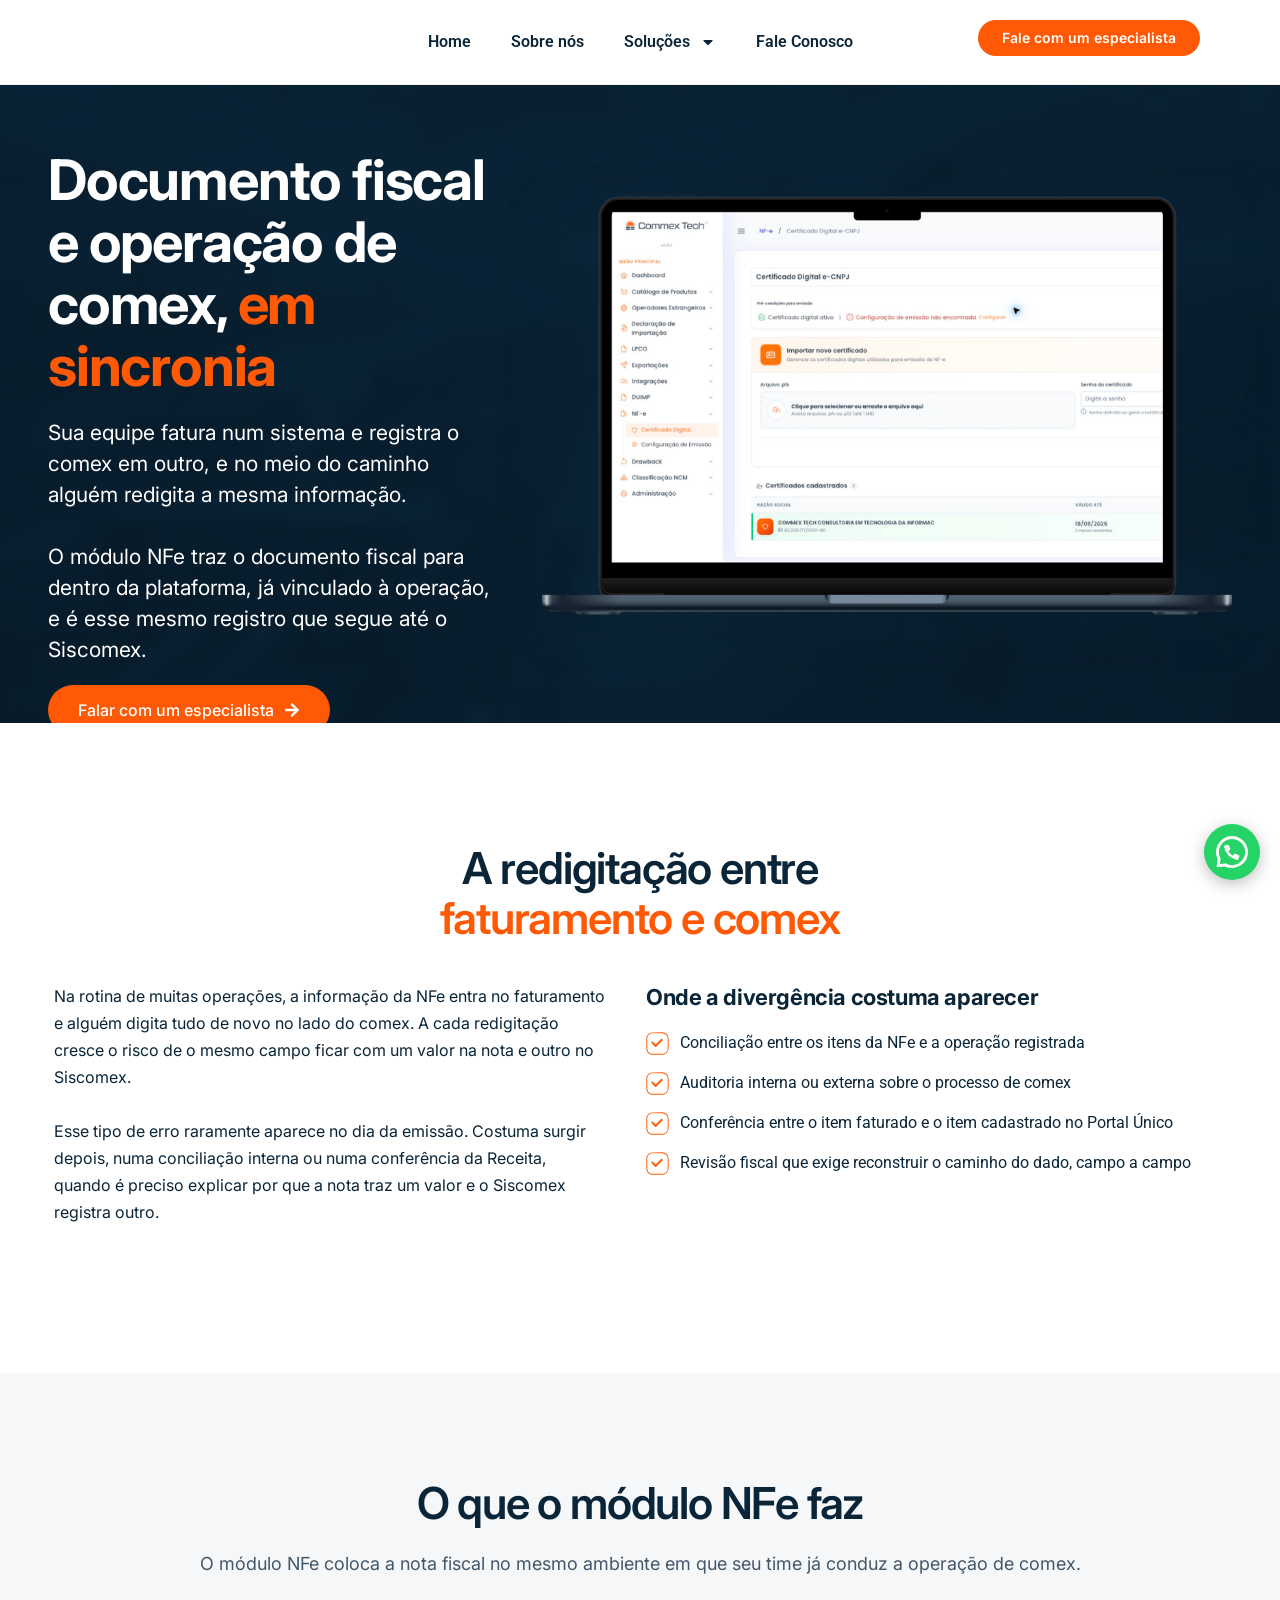
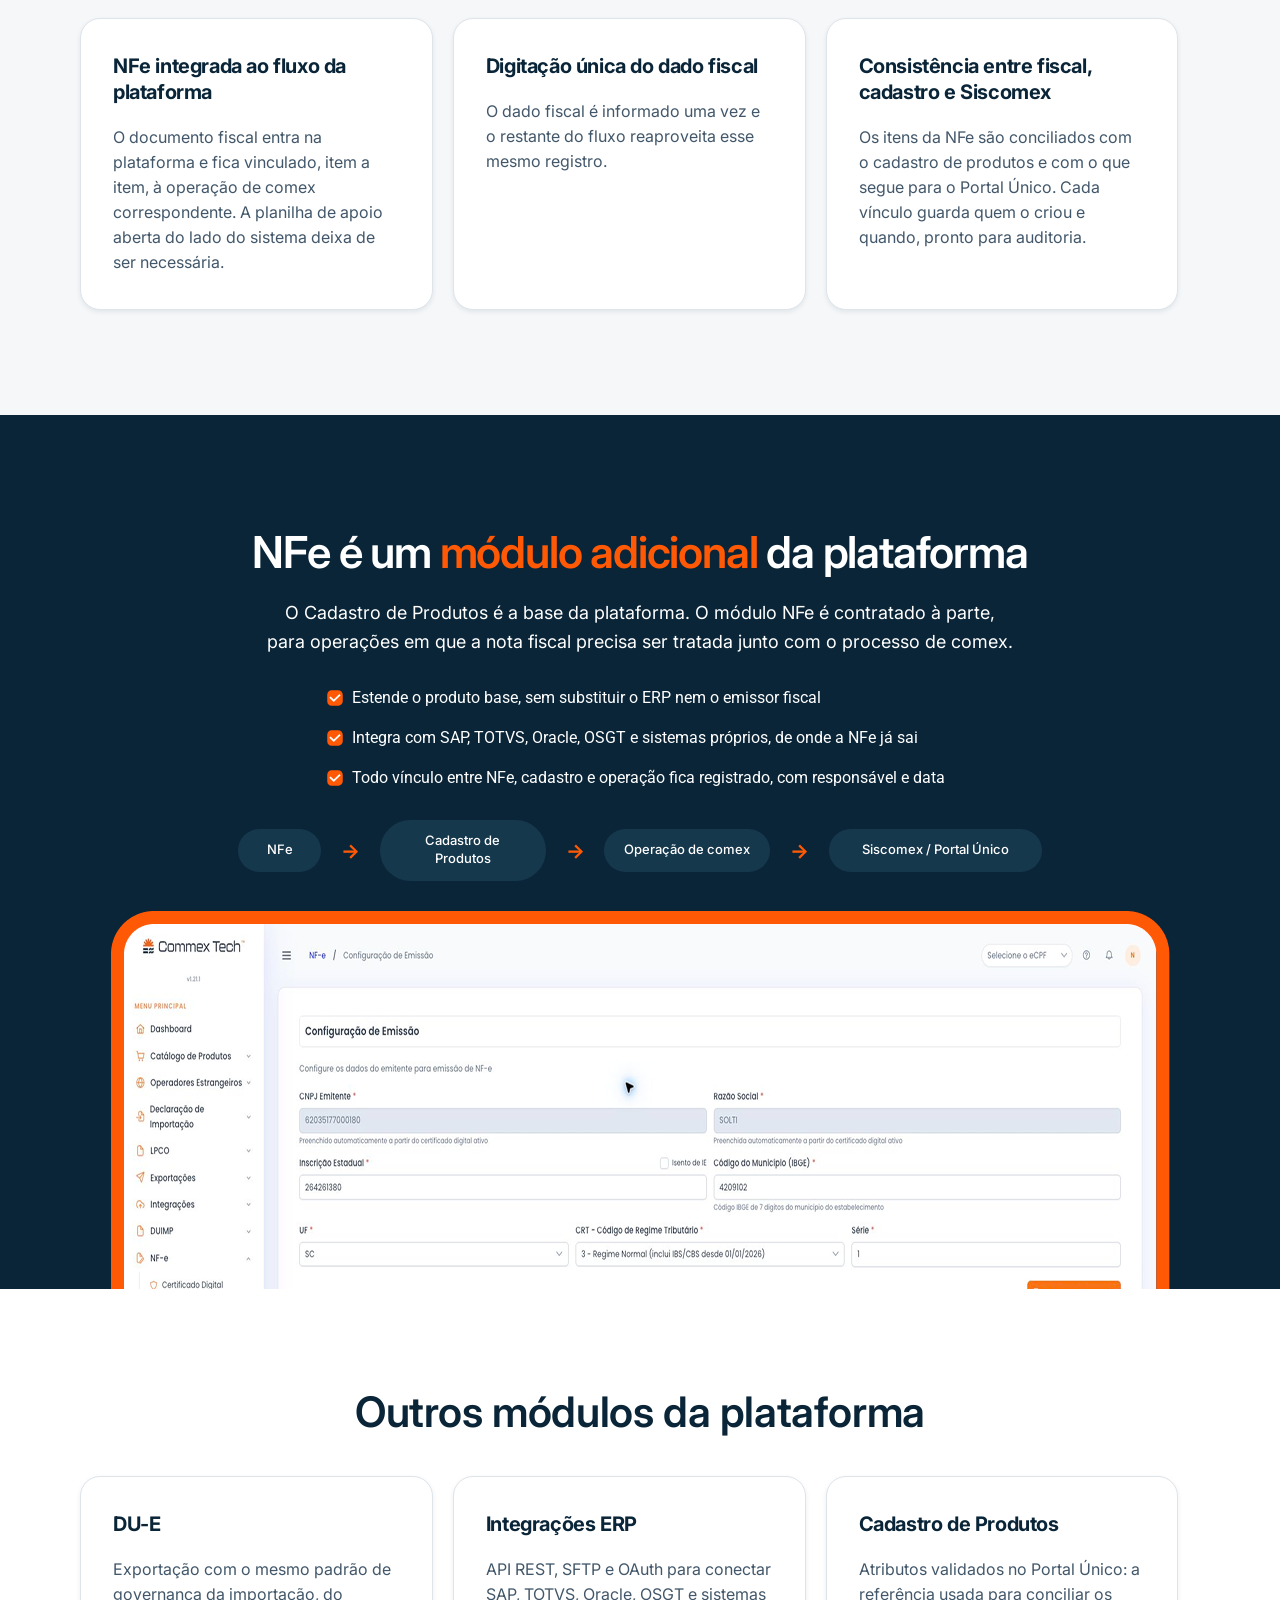
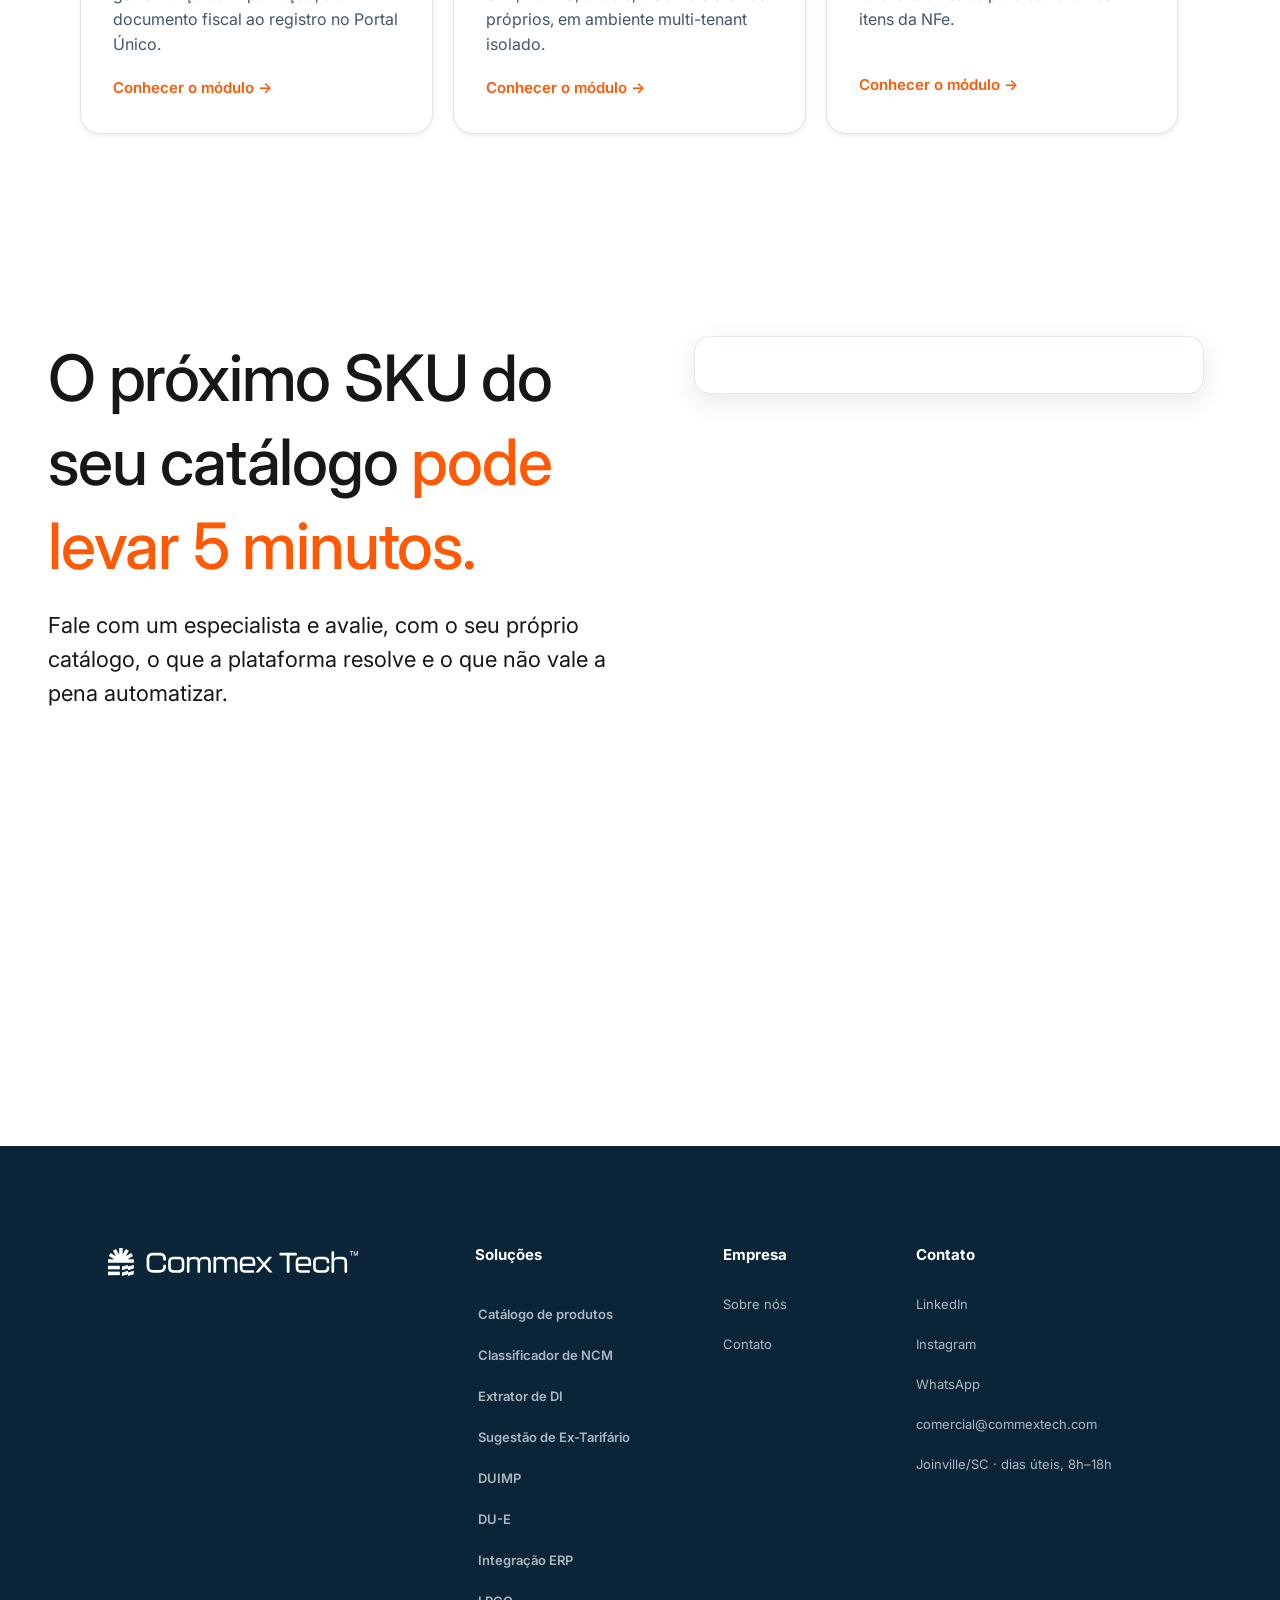
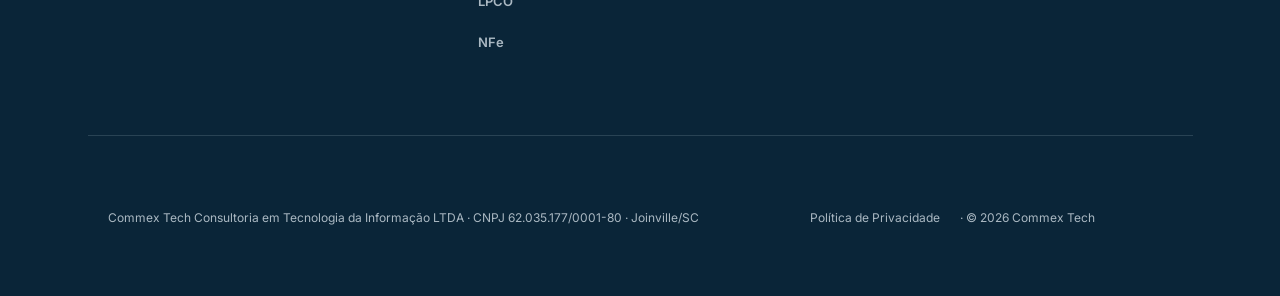
<file: nfe.html>
<!doctype html>
<html lang="pt-BR">
<head>
	<meta charset="UTF-8">
	<meta name="viewport" content="width=device-width, initial-scale=1">
	<title>NFe — Commex Tech</title>
<meta name="description" content="Integração fiscal alinhada à operação de comex, sem divergência entre sistemas.">
<style id="wp-img-auto-sizes-contain-inline-css">
img:is([sizes=auto i],[sizes^="auto," i]){contain-intrinsic-size:3000px 1500px}
/*# sourceURL=wp-img-auto-sizes-contain-inline-css */
</style>
<style id="global-styles-inline-css">
:root{--wp--preset--aspect-ratio--square: 1;--wp--preset--aspect-ratio--4-3: 4/3;--wp--preset--aspect-ratio--3-4: 3/4;--wp--preset--aspect-ratio--3-2: 3/2;--wp--preset--aspect-ratio--2-3: 2/3;--wp--preset--aspect-ratio--16-9: 16/9;--wp--preset--aspect-ratio--9-16: 9/16;--wp--preset--color--black: #000000;--wp--preset--color--cyan-bluish-gray: #abb8c3;--wp--preset--color--white: #ffffff;--wp--preset--color--pale-pink: #f78da7;--wp--preset--color--vivid-red: #cf2e2e;--wp--preset--color--luminous-vivid-orange: #ff6900;--wp--preset--color--luminous-vivid-amber: #fcb900;--wp--preset--color--light-green-cyan: #7bdcb5;--wp--preset--color--vivid-green-cyan: #00d084;--wp--preset--color--pale-cyan-blue: #8ed1fc;--wp--preset--color--vivid-cyan-blue: #0693e3;--wp--preset--color--vivid-purple: #9b51e0;--wp--preset--gradient--vivid-cyan-blue-to-vivid-purple: linear-gradient(135deg,rgb(6,147,227) 0%,rgb(155,81,224) 100%);--wp--preset--gradient--light-green-cyan-to-vivid-green-cyan: linear-gradient(135deg,rgb(122,220,180) 0%,rgb(0,208,130) 100%);--wp--preset--gradient--luminous-vivid-amber-to-luminous-vivid-orange: linear-gradient(135deg,rgb(252,185,0) 0%,rgb(255,105,0) 100%);--wp--preset--gradient--luminous-vivid-orange-to-vivid-red: linear-gradient(135deg,rgb(255,105,0) 0%,rgb(207,46,46) 100%);--wp--preset--gradient--very-light-gray-to-cyan-bluish-gray: linear-gradient(135deg,rgb(238,238,238) 0%,rgb(169,184,195) 100%);--wp--preset--gradient--cool-to-warm-spectrum: linear-gradient(135deg,rgb(74,234,220) 0%,rgb(151,120,209) 20%,rgb(207,42,186) 40%,rgb(238,44,130) 60%,rgb(251,105,98) 80%,rgb(254,248,76) 100%);--wp--preset--gradient--blush-light-purple: linear-gradient(135deg,rgb(255,206,236) 0%,rgb(152,150,240) 100%);--wp--preset--gradient--blush-bordeaux: linear-gradient(135deg,rgb(254,205,165) 0%,rgb(254,45,45) 50%,rgb(107,0,62) 100%);--wp--preset--gradient--luminous-dusk: linear-gradient(135deg,rgb(255,203,112) 0%,rgb(199,81,192) 50%,rgb(65,88,208) 100%);--wp--preset--gradient--pale-ocean: linear-gradient(135deg,rgb(255,245,203) 0%,rgb(182,227,212) 50%,rgb(51,167,181) 100%);--wp--preset--gradient--electric-grass: linear-gradient(135deg,rgb(202,248,128) 0%,rgb(113,206,126) 100%);--wp--preset--gradient--midnight: linear-gradient(135deg,rgb(2,3,129) 0%,rgb(40,116,252) 100%);--wp--preset--font-size--small: 13px;--wp--preset--font-size--medium: 20px;--wp--preset--font-size--large: 36px;--wp--preset--font-size--x-large: 42px;--wp--preset--spacing--20: 0.44rem;--wp--preset--spacing--30: 0.67rem;--wp--preset--spacing--40: 1rem;--wp--preset--spacing--50: 1.5rem;--wp--preset--spacing--60: 2.25rem;--wp--preset--spacing--70: 3.38rem;--wp--preset--spacing--80: 5.06rem;--wp--preset--shadow--natural: 6px 6px 9px rgba(0, 0, 0, 0.2);--wp--preset--shadow--deep: 12px 12px 50px rgba(0, 0, 0, 0.4);--wp--preset--shadow--sharp: 6px 6px 0px rgba(0, 0, 0, 0.2);--wp--preset--shadow--outlined: 6px 6px 0px -3px rgb(255, 255, 255), 6px 6px rgb(0, 0, 0);--wp--preset--shadow--crisp: 6px 6px 0px rgb(0, 0, 0);}.wp-block-button{--wp--preset--dimension--25: 25%;--wp--preset--dimension--50: 50%;--wp--preset--dimension--75: 75%;--wp--preset--dimension--100: 100%;}:root { --wp--style--global--content-size: 800px;--wp--style--global--wide-size: 1200px; }:where(body) { margin: 0; }.wp-site-blocks > .alignleft { float: left; margin-right: 2em; }.wp-site-blocks > .alignright { float: right; margin-left: 2em; }.wp-site-blocks > .aligncenter { justify-content: center; margin-left: auto; margin-right: auto; }:where(.wp-site-blocks) > * { margin-block-start: 24px; margin-block-end: 0; }:where(.wp-site-blocks) > :first-child { margin-block-start: 0; }:where(.wp-site-blocks) > :last-child { margin-block-end: 0; }:root { --wp--style--block-gap: 24px; }:root :where(.is-layout-flow) > :first-child{margin-block-start: 0;}:root :where(.is-layout-flow) > :last-child{margin-block-end: 0;}:root :where(.is-layout-flow) > *{margin-block-start: 24px;margin-block-end: 0;}:root :where(.is-layout-constrained) > :first-child{margin-block-start: 0;}:root :where(.is-layout-constrained) > :last-child{margin-block-end: 0;}:root :where(.is-layout-constrained) > *{margin-block-start: 24px;margin-block-end: 0;}:root :where(.is-layout-flex){gap: 24px;}:root :where(.is-layout-grid){gap: 24px;}.is-layout-flow > .alignleft{float: left;margin-inline-start: 0;margin-inline-end: 2em;}.is-layout-flow > .alignright{float: right;margin-inline-start: 2em;margin-inline-end: 0;}.is-layout-flow > .aligncenter{margin-left: auto !important;margin-right: auto !important;}.is-layout-constrained > .alignleft{float: left;margin-inline-start: 0;margin-inline-end: 2em;}.is-layout-constrained > .alignright{float: right;margin-inline-start: 2em;margin-inline-end: 0;}.is-layout-constrained > .aligncenter{margin-left: auto !important;margin-right: auto !important;}.is-layout-constrained > :where(:not(.alignleft):not(.alignright):not(.alignfull)){max-width: var(--wp--style--global--content-size);margin-left: auto !important;margin-right: auto !important;}.is-layout-constrained > .alignwide{max-width: var(--wp--style--global--wide-size);}body .is-layout-flex{display: flex;}.is-layout-flex{flex-wrap: wrap;align-items: center;}.is-layout-flex > :is(*, div){margin: 0;}body .is-layout-grid{display: grid;}.is-layout-grid > :is(*, div){margin: 0;}body{padding-top: 0px;padding-right: 0px;padding-bottom: 0px;padding-left: 0px;}:root :where(.wp-element-button, .wp-block-button__link){background-color: #32373c;border-width: 0;color: #fff;font-family: inherit;font-size: inherit;font-style: inherit;font-weight: inherit;letter-spacing: inherit;line-height: inherit;padding-top: calc(0.667em + 2px);padding-right: calc(1.333em + 2px);padding-bottom: calc(0.667em + 2px);padding-left: calc(1.333em + 2px);text-decoration: none;text-transform: inherit;}.has-black-color{color: var(--wp--preset--color--black) !important;}.has-cyan-bluish-gray-color{color: var(--wp--preset--color--cyan-bluish-gray) !important;}.has-white-color{color: var(--wp--preset--color--white) !important;}.has-pale-pink-color{color: var(--wp--preset--color--pale-pink) !important;}.has-vivid-red-color{color: var(--wp--preset--color--vivid-red) !important;}.has-luminous-vivid-orange-color{color: var(--wp--preset--color--luminous-vivid-orange) !important;}.has-luminous-vivid-amber-color{color: var(--wp--preset--color--luminous-vivid-amber) !important;}.has-light-green-cyan-color{color: var(--wp--preset--color--light-green-cyan) !important;}.has-vivid-green-cyan-color{color: var(--wp--preset--color--vivid-green-cyan) !important;}.has-pale-cyan-blue-color{color: var(--wp--preset--color--pale-cyan-blue) !important;}.has-vivid-cyan-blue-color{color: var(--wp--preset--color--vivid-cyan-blue) !important;}.has-vivid-purple-color{color: var(--wp--preset--color--vivid-purple) !important;}.has-black-background-color{background-color: var(--wp--preset--color--black) !important;}.has-cyan-bluish-gray-background-color{background-color: var(--wp--preset--color--cyan-bluish-gray) !important;}.has-white-background-color{background-color: var(--wp--preset--color--white) !important;}.has-pale-pink-background-color{background-color: var(--wp--preset--color--pale-pink) !important;}.has-vivid-red-background-color{background-color: var(--wp--preset--color--vivid-red) !important;}.has-luminous-vivid-orange-background-color{background-color: var(--wp--preset--color--luminous-vivid-orange) !important;}.has-luminous-vivid-amber-background-color{background-color: var(--wp--preset--color--luminous-vivid-amber) !important;}.has-light-green-cyan-background-color{background-color: var(--wp--preset--color--light-green-cyan) !important;}.has-vivid-green-cyan-background-color{background-color: var(--wp--preset--color--vivid-green-cyan) !important;}.has-pale-cyan-blue-background-color{background-color: var(--wp--preset--color--pale-cyan-blue) !important;}.has-vivid-cyan-blue-background-color{background-color: var(--wp--preset--color--vivid-cyan-blue) !important;}.has-vivid-purple-background-color{background-color: var(--wp--preset--color--vivid-purple) !important;}.has-black-border-color{border-color: var(--wp--preset--color--black) !important;}.has-cyan-bluish-gray-border-color{border-color: var(--wp--preset--color--cyan-bluish-gray) !important;}.has-white-border-color{border-color: var(--wp--preset--color--white) !important;}.has-pale-pink-border-color{border-color: var(--wp--preset--color--pale-pink) !important;}.has-vivid-red-border-color{border-color: var(--wp--preset--color--vivid-red) !important;}.has-luminous-vivid-orange-border-color{border-color: var(--wp--preset--color--luminous-vivid-orange) !important;}.has-luminous-vivid-amber-border-color{border-color: var(--wp--preset--color--luminous-vivid-amber) !important;}.has-light-green-cyan-border-color{border-color: var(--wp--preset--color--light-green-cyan) !important;}.has-vivid-green-cyan-border-color{border-color: var(--wp--preset--color--vivid-green-cyan) !important;}.has-pale-cyan-blue-border-color{border-color: var(--wp--preset--color--pale-cyan-blue) !important;}.has-vivid-cyan-blue-border-color{border-color: var(--wp--preset--color--vivid-cyan-blue) !important;}.has-vivid-purple-border-color{border-color: var(--wp--preset--color--vivid-purple) !important;}.has-vivid-cyan-blue-to-vivid-purple-gradient-background{background: var(--wp--preset--gradient--vivid-cyan-blue-to-vivid-purple) !important;}.has-light-green-cyan-to-vivid-green-cyan-gradient-background{background: var(--wp--preset--gradient--light-green-cyan-to-vivid-green-cyan) !important;}.has-luminous-vivid-amber-to-luminous-vivid-orange-gradient-background{background: var(--wp--preset--gradient--luminous-vivid-amber-to-luminous-vivid-orange) !important;}.has-luminous-vivid-orange-to-vivid-red-gradient-background{background: var(--wp--preset--gradient--luminous-vivid-orange-to-vivid-red) !important;}.has-very-light-gray-to-cyan-bluish-gray-gradient-background{background: var(--wp--preset--gradient--very-light-gray-to-cyan-bluish-gray) !important;}.has-cool-to-warm-spectrum-gradient-background{background: var(--wp--preset--gradient--cool-to-warm-spectrum) !important;}.has-blush-light-purple-gradient-background{background: var(--wp--preset--gradient--blush-light-purple) !important;}.has-blush-bordeaux-gradient-background{background: var(--wp--preset--gradient--blush-bordeaux) !important;}.has-luminous-dusk-gradient-background{background: var(--wp--preset--gradient--luminous-dusk) !important;}.has-pale-ocean-gradient-background{background: var(--wp--preset--gradient--pale-ocean) !important;}.has-electric-grass-gradient-background{background: var(--wp--preset--gradient--electric-grass) !important;}.has-midnight-gradient-background{background: var(--wp--preset--gradient--midnight) !important;}.has-small-font-size{font-size: var(--wp--preset--font-size--small) !important;}.has-medium-font-size{font-size: var(--wp--preset--font-size--medium) !important;}.has-large-font-size{font-size: var(--wp--preset--font-size--large) !important;}.has-x-large-font-size{font-size: var(--wp--preset--font-size--x-large) !important;}
:root :where(.wp-block-icon svg){width: 24px;}
:root :where(.wp-block-pullquote){font-size: 1.5em;line-height: 1.6;}
/*# sourceURL=global-styles-inline-css */
</style>
<link rel='stylesheet' id='hello-elementor-css' href='assets/css/hello-reset.css' media='all' />
<link rel='stylesheet' id='hello-elementor-theme-style-css' href='assets/css/hello-theme.css' media='all' />
<link rel='stylesheet' id='hello-elementor-header-footer-css' href='assets/css/hello-header-footer.css' media='all' />
<link rel='stylesheet' id='elementor-frontend-css' href='assets/css/elementor-frontend.min.css' media='all' />
<style id="elementor-frontend-inline-css">
.e-heading-base a, .e-paragraph-base a { all: unset; cursor: pointer; }form[data-element_type="e-form"].form-state-success [data-element_type="e-form-success-message"],form[data-element_type="e-form"].form-state-error [data-element_type="e-form-error-message"]{ display: block; }
.e-form-textarea-base:not([data-resizable]) { resize: none; } .e-form-submit-button-base { cursor: pointer; box-sizing: border-box; }
/*# sourceURL=elementor-frontend-inline-css */
</style>
<link rel='stylesheet' id='elementor-post-16-css' href='assets/css/post-16.css' media='all' />
<link rel='stylesheet' id='widget-image-css' href='assets/css/elementor-widget-image.min.css' media='all' />
<link rel='stylesheet' id='widget-nav-menu-css' href='assets/css/pro-widget-nav-menu.min.css' media='all' />
<link rel='stylesheet' id='e-sticky-css' href='assets/css/pro-sticky.min.css' media='all' />
<link rel='stylesheet' id='widget-heading-css' href='assets/css/elementor-widget-heading.min.css' media='all' />
<link rel='stylesheet' id='widget-divider-css' href='assets/css/elementor-widget-divider.min.css' media='all' />
<link rel='stylesheet' id='widget-icon-list-css' href='assets/css/elementor-widget-icon-list.min.css' media='all' />
<link rel='stylesheet' id='elementor-post-154-css' href='assets/css/post-154.css' media='all' />
<link rel='stylesheet' id='base-desktop-css' href='assets/css/base-desktop.css' media='all' />
<link rel='stylesheet' id='local-154-frontend-desktop-css' href='assets/css/local-154-frontend-desktop.css' media='all' />
<link rel='stylesheet' id='base-mobile-css' href='assets/css/base-mobile.css' media='(max-width:767px)' />
<link rel='stylesheet' id='elementor-post-261-css' href='assets/css/post-261.css' media='all' />
<link rel='stylesheet' id='elementor-post-288-css' href='assets/css/post-288.css' media='all' />
<link rel='stylesheet' id='elementor-gf-roboto-css' href='https://fonts.googleapis.com/css?family=Roboto:100,100italic,200,200italic,300,300italic,400,400italic,500,500italic,600,600italic,700,700italic,800,800italic,900,900italic&#038;display=auto' media='all' />
<link rel='stylesheet' id='elementor-gf-robotoslab-css' href='https://fonts.googleapis.com/css?family=Roboto+Slab:100,100italic,200,200italic,300,300italic,400,400italic,500,500italic,600,600italic,700,700italic,800,800italic,900,900italic&#038;display=auto' media='all' />
<link rel='stylesheet' id='elementor-gf-inter-css' href='https://fonts.googleapis.com/css?family=Inter:100,100italic,200,200italic,300,300italic,400,400italic,500,500italic,600,600italic,700,700italic,800,800italic,900,900italic&#038;display=auto' media='all' />
<script id="jquery-core-js" src="assets/js/jquery.min.js"></script>
<script id="jquery-migrate-js" src="assets/js/jquery-migrate.min.js"></script>
			<style>
				.e-con.e-parent:nth-of-type(n+4):not(.e-lazyloaded):not(.e-no-lazyload),
				.e-con.e-parent:nth-of-type(n+4):not(.e-lazyloaded):not(.e-no-lazyload) * {
					background-image: none !important;
				}
				@media screen and (max-height: 1024px) {
					.e-con.e-parent:nth-of-type(n+3):not(.e-lazyloaded):not(.e-no-lazyload),
					.e-con.e-parent:nth-of-type(n+3):not(.e-lazyloaded):not(.e-no-lazyload) * {
						background-image: none !important;
					}
				}
				@media screen and (max-height: 640px) {
					.e-con.e-parent:nth-of-type(n+2):not(.e-lazyloaded):not(.e-no-lazyload),
					.e-con.e-parent:nth-of-type(n+2):not(.e-lazyloaded):not(.e-no-lazyload) * {
						background-image: none !important;
					}
				}
			</style>
			<link rel="icon" href="assets/img/cropped-FAVICON-32x32.png" sizes="32x32" />
<link rel="icon" href="assets/img/cropped-FAVICON-192x192.png" sizes="192x192" />
<link rel="apple-touch-icon" href="assets/img/cropped-FAVICON-180x180.png" />
<meta name="msapplication-TileImage" content="assets/img/cropped-FAVICON-270x270.png" />
</head>
<body class="wp-singular page-template page-template-elementor_header_footer page page-id-154 wp-custom-logo wp-embed-responsive wp-theme-hello-elementor hello-elementor-default elementor-default elementor-template-full-width elementor-kit-16 elementor-page elementor-page-154">

<a class="skip-link screen-reader-text" href="#content">Ir para o conteúdo</a>

		<header data-elementor-type="header" data-elementor-id="261" class="elementor elementor-261 elementor-location-header" data-elementor-post-type="elementor_library">
			<header class="elementor-element elementor-element-4142ab73 e-flex e-con-boxed e-con e-parent" data-id="4142ab73" data-element_type="container" data-e-type="container" data-settings="{&quot;background_background&quot;:&quot;classic&quot;,&quot;sticky&quot;:&quot;top&quot;,&quot;sticky_on&quot;:[&quot;desktop&quot;,&quot;tablet&quot;,&quot;mobile&quot;],&quot;sticky_offset&quot;:0,&quot;sticky_effects_offset&quot;:0,&quot;sticky_anchor_link_offset&quot;:0}">
					<div class="e-con-inner">
		<div class="elementor-element elementor-element-62e94775 e-con-full e-flex e-con e-child" data-id="62e94775" data-element_type="container" data-e-type="container">
		<div class="elementor-element elementor-element-63793621 e-con-full e-flex e-con e-child" data-id="63793621" data-element_type="container" data-e-type="container">
				<div class="elementor-element elementor-element-28edce0b elementor-widget elementor-widget-image" data-id="28edce0b" data-element_type="widget" data-e-type="widget" data-widget_type="image.default">
															<img width="305" height="34" src="assets/img/Commex-Tech.svg" class="attachment-full size-full wp-image-263" alt="" />															</div>
				</div>
		<div class="elementor-element elementor-element-7af0783a e-con-full e-flex e-con e-child" data-id="7af0783a" data-element_type="container" data-e-type="container">
				<div class="elementor-element elementor-element-230fde95 elementor-nav-menu__align-center elementor-nav-menu--stretch elementor-nav-menu--dropdown-tablet elementor-nav-menu__text-align-aside elementor-nav-menu--toggle elementor-nav-menu--burger elementor-widget elementor-widget-nav-menu" data-id="230fde95" data-element_type="widget" data-e-type="widget" data-settings="{&quot;full_width&quot;:&quot;stretch&quot;,&quot;layout&quot;:&quot;horizontal&quot;,&quot;submenu_icon&quot;:{&quot;value&quot;:&quot;&lt;svg aria-hidden=\&quot;true\&quot; class=\&quot;e-font-icon-svg e-fas-caret-down\&quot; viewBox=\&quot;0 0 320 512\&quot; xmlns=\&quot;http:\/\/www.w3.org\/2000\/svg\&quot;&gt;&lt;path d=\&quot;M31.3 192h257.3c17.8 0 26.7 21.5 14.1 34.1L174.1 354.8c-7.8 7.8-20.5 7.8-28.3 0L17.2 226.1C4.6 213.5 13.5 192 31.3 192z\&quot;&gt;&lt;\/path&gt;&lt;\/svg&gt;&quot;,&quot;library&quot;:&quot;fa-solid&quot;},&quot;toggle&quot;:&quot;burger&quot;}" data-widget_type="nav-menu.default">
								<nav aria-label="Menu" class="elementor-nav-menu--main elementor-nav-menu__container elementor-nav-menu--layout-horizontal e--pointer-underline e--animation-fade">
				<ul id="menu-1-230fde95" class="elementor-nav-menu"><li class="menu-item menu-item-type-post_type menu-item-object-page menu-item-home menu-item-265"><a href="index.html" class="elementor-item">Home</a></li>
<li class="menu-item menu-item-type-post_type menu-item-object-page menu-item-266"><a href="sobre.html" class="elementor-item">Sobre nós</a></li>
<li class="menu-item menu-item-type-custom menu-item-object-custom current-menu-ancestor current-menu-parent menu-item-has-children menu-item-267"><a class="elementor-item">Soluções</a>
<ul class="sub-menu elementor-nav-menu--dropdown">
	<li class="menu-item menu-item-type-post_type menu-item-object-page menu-item-270"><a href="cadastro-de-produtos.html" class="elementor-sub-item">Catálogo de produtos</a></li>
	<li class="menu-item menu-item-type-post_type menu-item-object-page menu-item-274"><a href="ncm.html" class="elementor-sub-item">Classificador de NCM</a></li>
	<li class="menu-item menu-item-type-post_type menu-item-object-page menu-item-901"><a href="extrator-di.html" class="elementor-sub-item">Extrator de DI</a></li>
	<li class="menu-item menu-item-type-post_type menu-item-object-page menu-item-902"><a href="ex-tarifario.html" class="elementor-sub-item">Sugestão de Ex-Tarifário</a></li>
	<li class="menu-item menu-item-type-post_type menu-item-object-page menu-item-273"><a href="duimp.html" class="elementor-sub-item">DUIMP</a></li>
	<li class="menu-item menu-item-type-post_type menu-item-object-page menu-item-272"><a href="du-e.html" class="elementor-sub-item">DU-E</a></li>
	<li class="menu-item menu-item-type-post_type menu-item-object-page menu-item-271"><a href="integracoes.html" class="elementor-sub-item">Integração ERP</a></li>
	<li class="menu-item menu-item-type-post_type menu-item-object-page menu-item-269"><a href="lpco.html" class="elementor-sub-item">LPCO</a></li>
	<li class="menu-item menu-item-type-post_type menu-item-object-page current-menu-item page_item page-item-154 current_page_item menu-item-268"><a href="nfe.html" aria-current="page" class="elementor-sub-item elementor-item-active">NFe</a></li>
</ul>
</li>
<li class="menu-item menu-item-type-post_type menu-item-object-page menu-item-281"><a href="contato.html" class="elementor-item">Fale Conosco</a></li>
</ul>			</nav>
					<div class="elementor-menu-toggle" role="button" tabindex="0" aria-label="Menu Toggle" aria-expanded="false">
			<svg aria-hidden="true" role="presentation" class="elementor-menu-toggle__icon--open e-font-icon-svg e-eicon-menu-bar" viewBox="0 0 1000 1000" xmlns="http://www.w3.org/2000/svg"><path d="M104 333H896C929 333 958 304 958 271S929 208 896 208H104C71 208 42 237 42 271S71 333 104 333ZM104 583H896C929 583 958 554 958 521S929 458 896 458H104C71 458 42 487 42 521S71 583 104 583ZM104 833H896C929 833 958 804 958 771S929 708 896 708H104C71 708 42 737 42 771S71 833 104 833Z"></path></svg><svg aria-hidden="true" role="presentation" class="elementor-menu-toggle__icon--close e-font-icon-svg e-eicon-close" viewBox="0 0 1000 1000" xmlns="http://www.w3.org/2000/svg"><path d="M742 167L500 408 258 167C246 154 233 150 217 150 196 150 179 158 167 167 154 179 150 196 150 212 150 229 154 242 171 254L408 500 167 742C138 771 138 800 167 829 196 858 225 858 254 829L496 587 738 829C750 842 767 846 783 846 800 846 817 842 829 829 842 817 846 804 846 783 846 767 842 750 829 737L588 500 833 258C863 229 863 200 833 171 804 137 775 137 742 167Z"></path></svg>		</div>
					<nav class="elementor-nav-menu--dropdown elementor-nav-menu__container" aria-hidden="true">
				<ul id="menu-2-230fde95" class="elementor-nav-menu"><li class="menu-item menu-item-type-post_type menu-item-object-page menu-item-home menu-item-265"><a href="index.html" class="elementor-item" tabindex="-1">Home</a></li>
<li class="menu-item menu-item-type-post_type menu-item-object-page menu-item-266"><a href="sobre.html" class="elementor-item" tabindex="-1">Sobre nós</a></li>
<li class="menu-item menu-item-type-custom menu-item-object-custom current-menu-ancestor current-menu-parent menu-item-has-children menu-item-267"><a class="elementor-item" tabindex="-1">Soluções</a>
<ul class="sub-menu elementor-nav-menu--dropdown">
	<li class="menu-item menu-item-type-post_type menu-item-object-page menu-item-270"><a href="cadastro-de-produtos.html" class="elementor-sub-item" tabindex="-1">Catálogo de produtos</a></li>
	<li class="menu-item menu-item-type-post_type menu-item-object-page menu-item-274"><a href="ncm.html" class="elementor-sub-item" tabindex="-1">Classificador de NCM</a></li>
	<li class="menu-item menu-item-type-post_type menu-item-object-page menu-item-901"><a href="extrator-di.html" class="elementor-sub-item" tabindex="-1">Extrator de DI</a></li>
	<li class="menu-item menu-item-type-post_type menu-item-object-page menu-item-902"><a href="ex-tarifario.html" class="elementor-sub-item" tabindex="-1">Sugestão de Ex-Tarifário</a></li>
	<li class="menu-item menu-item-type-post_type menu-item-object-page menu-item-273"><a href="duimp.html" class="elementor-sub-item" tabindex="-1">DUIMP</a></li>
	<li class="menu-item menu-item-type-post_type menu-item-object-page menu-item-272"><a href="du-e.html" class="elementor-sub-item" tabindex="-1">DU-E</a></li>
	<li class="menu-item menu-item-type-post_type menu-item-object-page menu-item-271"><a href="integracoes.html" class="elementor-sub-item" tabindex="-1">Integração ERP</a></li>
	<li class="menu-item menu-item-type-post_type menu-item-object-page menu-item-269"><a href="lpco.html" class="elementor-sub-item" tabindex="-1">LPCO</a></li>
	<li class="menu-item menu-item-type-post_type menu-item-object-page current-menu-item page_item page-item-154 current_page_item menu-item-268"><a href="nfe.html" aria-current="page" class="elementor-sub-item elementor-item-active" tabindex="-1">NFe</a></li>
</ul>
</li>
<li class="menu-item menu-item-type-post_type menu-item-object-page menu-item-281"><a href="contato.html" class="elementor-item" tabindex="-1">Fale Conosco</a></li>
</ul>			</nav>
						</div>
				</div>
		<div class="elementor-element elementor-element-749b7960 e-con-full e-flex e-con e-child" data-id="749b7960" data-element_type="container" data-e-type="container">
				<div class="elementor-element elementor-element-575684f1 elementor-align-right elementor-tablet-align-right elementor-mobile-align-center elementor-widget__width-auto elementor-widget elementor-widget-button" data-id="575684f1" data-element_type="widget" data-e-type="widget" data-widget_type="button.default">
										<a class="elementor-button elementor-button-link elementor-size-sm" href="https://wa.me/5547999744290?text=Ol%C3%A1%2C%20vim%20do%20site%20da%20Commex%20Tech%20e%20gostaria%20de%20mais%20informa%C3%A7%C3%B5es" target="_blank">
						<span class="elementor-button-content-wrapper">
									<span class="elementor-button-text">Fale com um especialista</span>
					</span>
					</a>
								</div>
				</div>
				</div>
					</div>
				</header>
				</header>
				<div data-elementor-type="wp-page" data-elementor-id="154" class="elementor elementor-154" data-elementor-post-type="page">
				<section class="elementor-element elementor-element-645bd8ce e-flex e-con-boxed e-con e-parent" data-id="645bd8ce" data-element_type="container" data-e-type="container" data-settings="{&quot;background_background&quot;:&quot;classic&quot;}">
					<div class="e-con-inner">
		<div class="elementor-element elementor-element-640f68de e-con-full e-flex e-con e-child" data-id="640f68de" data-element_type="container" data-e-type="container">
		<div class="elementor-element elementor-element-6c34fd1 e-con-full e-flex e-con e-child" data-id="6c34fd1" data-element_type="container" data-e-type="container">
				<div class="elementor-element elementor-element-58cc3c4 elementor-widget elementor-widget-heading" data-id="58cc3c4" data-element_type="widget" data-e-type="widget" data-widget_type="heading.default">
					<h1 class="elementor-heading-title elementor-size-default">Documento fiscal e operação de comex, <span style="color:#FF5905">em sincronia</span></h1>				</div>
				<div class="elementor-element elementor-element-32760b3c elementor-widget elementor-widget-text-editor" data-id="32760b3c" data-element_type="widget" data-e-type="widget" data-widget_type="text-editor.default">
									Sua equipe fatura num sistema e registra o comex em outro, e no meio do caminho alguém redigita a mesma informação.<br><br>O módulo NFe traz o documento fiscal para dentro da plataforma, já vinculado à operação, e é esse mesmo registro que segue até o Siscomex.								</div>
				<div class="elementor-element elementor-element-2916e82 elementor-align-left elementor-tablet-align-center elementor-mobile-align-center elementor-widget elementor-widget-button" data-id="2916e82" data-element_type="widget" data-e-type="widget" data-widget_type="button.default">
										<a class="elementor-button elementor-button-link elementor-size-sm" href="https://wa.me/5547999744290?text=Ol%C3%A1%2C%20vim%20do%20site%20da%20Commex%20Tech%20e%20gostaria%20de%20mais%20informa%C3%A7%C3%B5es" target="_blank">
						<span class="elementor-button-content-wrapper">
						<span class="elementor-button-icon">
				<svg aria-hidden="true" class="e-font-icon-svg e-fas-arrow-right" viewBox="0 0 448 512" xmlns="http://www.w3.org/2000/svg"><path d="M190.5 66.9l22.2-22.2c9.4-9.4 24.6-9.4 33.9 0L441 239c9.4 9.4 9.4 24.6 0 33.9L246.6 467.3c-9.4 9.4-24.6 9.4-33.9 0l-22.2-22.2c-9.5-9.5-9.3-25 .4-34.3L311.4 296H24c-13.3 0-24-10.7-24-24v-32c0-13.3 10.7-24 24-24h287.4L190.9 101.2c-9.8-9.3-10-24.8-.4-34.3z"></path></svg>			</span>
									<span class="elementor-button-text">Falar com um especialista</span>
					</span>
					</a>
								</div>
				</div>
		<div class="elementor-element elementor-element-3b43ce15 e-con-full e-flex e-con e-child" data-id="3b43ce15" data-element_type="container" data-e-type="container">
				<div class="elementor-element elementor-element-26e43299 elementor-widget elementor-widget-image" data-id="26e43299" data-element_type="widget" data-e-type="widget" data-widget_type="image.default">
															<img fetchpriority="high" decoding="async" width="1008" height="632" src="assets/img/NFe.png" class="attachment-full size-full wp-image-162" alt="" srcset="assets/img/NFe.png 1008w, assets/img/NFe-300x188.png 300w, assets/img/NFe-768x482.png 768w" sizes="(max-width: 1008px) 100vw, 1008px" />															</div>
				</div>
				</div>
					</div>
				</section>
		<section class="elementor-element elementor-element-6d13a833 e-flex e-con-boxed e-con e-parent" data-id="6d13a833" data-element_type="container" data-e-type="container" data-settings="{&quot;background_background&quot;:&quot;classic&quot;}">
					<div class="e-con-inner">
		<div class="elementor-element elementor-element-343338aa e-con-full e-flex e-con e-child" data-id="343338aa" data-element_type="container" data-e-type="container">
				<div class="elementor-element elementor-element-22cb646b elementor-widget__width-initial elementor-widget-tablet__width-inherit elementor-widget-mobile__width-inherit elementor-widget elementor-widget-heading" data-id="22cb646b" data-element_type="widget" data-e-type="widget" data-widget_type="heading.default">
					<h2 class="elementor-heading-title elementor-size-default">A redigitação entre<br><span style="color:#FF5905">faturamento e comex</span></h2>				</div>
		<div class="elementor-element elementor-element-314ac43e e-con-full e-flex e-con e-child" data-id="314ac43e" data-element_type="container" data-e-type="container">
		<div class="elementor-element elementor-element-634ed614 e-con-full e-flex e-con e-child" data-id="634ed614" data-element_type="container" data-e-type="container">
				<div class="elementor-element elementor-element-355cdae0 elementor-widget elementor-widget-text-editor" data-id="355cdae0" data-element_type="widget" data-e-type="widget" data-widget_type="text-editor.default">
									Na rotina de muitas operações, a informação da NFe entra no faturamento e alguém digita tudo de novo no lado do comex. A cada redigitação cresce o risco de o mesmo campo ficar com um valor na nota e outro no Siscomex.<br><br>Esse tipo de erro raramente aparece no dia da emissão. Costuma surgir depois, numa conciliação interna ou numa conferência da Receita, quando é preciso explicar por que a nota traz um valor e o Siscomex registra outro.								</div>
				</div>
		<div class="elementor-element elementor-element-63ecdcca e-con-full e-flex e-con e-child" data-id="63ecdcca" data-element_type="container" data-e-type="container">
				<div class="elementor-element elementor-element-1c565d19 elementor-widget elementor-widget-heading" data-id="1c565d19" data-element_type="widget" data-e-type="widget" data-widget_type="heading.default">
					<h3 class="elementor-heading-title elementor-size-default">Onde a divergência costuma aparecer</h3>				</div>
				<div class="elementor-element elementor-element-7d2915ae elementor-align-start elementor-widget__width-initial elementor-icon-list--layout-traditional elementor-list-item-link-full_width elementor-widget elementor-widget-icon-list" data-id="7d2915ae" data-element_type="widget" data-e-type="widget" data-widget_type="icon-list.default">
							<ul class="elementor-icon-list-items">
							<li class="elementor-icon-list-item">
											<span class="elementor-icon-list-icon">
							<svg xmlns="http://www.w3.org/2000/svg" id="Camada_1" viewBox="0 0 187.6 186.7"><defs><style>      .st0 {        fill: #ff5905;      }    </style></defs><path class="st0" d="M184.3,132.8c0,28.2-23.1,51.7-50.9,51.7H53.3c-27.7,0-50.8-23.7-50.8-51.3V54c0-28.2,23.7-51.2,51.8-51.3l76.1-.2c28.9,0,53.8,22.1,53.9,51.6v78.7ZM135.1,176.6c23.2,0,41.7-21.2,41.7-43.4V54c0-22.6-19.2-43-42.2-43.4-28.3-.5-55-.8-83.2.1-23.1.7-41.3,21.8-41.4,44.2v76.4c-.1,23.5,18.1,45.5,42.4,45.5h82.7Z"></path><polygon class="st0" points="41.4 85.6 52.1 74.8 78.9 101.7 127.2 53.4 137.9 64.1 78.9 123 41.4 85.6"></polygon></svg>						</span>
										<span class="elementor-icon-list-text">Conciliação entre os itens da NFe e a operação registrada</span>
									</li>
								<li class="elementor-icon-list-item">
											<span class="elementor-icon-list-icon">
							<svg xmlns="http://www.w3.org/2000/svg" id="Camada_1" viewBox="0 0 187.6 186.7"><defs><style>      .st0 {        fill: #ff5905;      }    </style></defs><path class="st0" d="M184.3,132.8c0,28.2-23.1,51.7-50.9,51.7H53.3c-27.7,0-50.8-23.7-50.8-51.3V54c0-28.2,23.7-51.2,51.8-51.3l76.1-.2c28.9,0,53.8,22.1,53.9,51.6v78.7ZM135.1,176.6c23.2,0,41.7-21.2,41.7-43.4V54c0-22.6-19.2-43-42.2-43.4-28.3-.5-55-.8-83.2.1-23.1.7-41.3,21.8-41.4,44.2v76.4c-.1,23.5,18.1,45.5,42.4,45.5h82.7Z"></path><polygon class="st0" points="41.4 85.6 52.1 74.8 78.9 101.7 127.2 53.4 137.9 64.1 78.9 123 41.4 85.6"></polygon></svg>						</span>
										<span class="elementor-icon-list-text">Auditoria interna ou externa sobre o processo de comex</span>
									</li>
								<li class="elementor-icon-list-item">
											<span class="elementor-icon-list-icon">
							<svg xmlns="http://www.w3.org/2000/svg" id="Camada_1" viewBox="0 0 187.6 186.7"><defs><style>      .st0 {        fill: #ff5905;      }    </style></defs><path class="st0" d="M184.3,132.8c0,28.2-23.1,51.7-50.9,51.7H53.3c-27.7,0-50.8-23.7-50.8-51.3V54c0-28.2,23.7-51.2,51.8-51.3l76.1-.2c28.9,0,53.8,22.1,53.9,51.6v78.7ZM135.1,176.6c23.2,0,41.7-21.2,41.7-43.4V54c0-22.6-19.2-43-42.2-43.4-28.3-.5-55-.8-83.2.1-23.1.7-41.3,21.8-41.4,44.2v76.4c-.1,23.5,18.1,45.5,42.4,45.5h82.7Z"></path><polygon class="st0" points="41.4 85.6 52.1 74.8 78.9 101.7 127.2 53.4 137.9 64.1 78.9 123 41.4 85.6"></polygon></svg>						</span>
										<span class="elementor-icon-list-text">Conferência entre o item faturado e o item cadastrado no Portal Único</span>
									</li>
								<li class="elementor-icon-list-item">
											<span class="elementor-icon-list-icon">
							<svg xmlns="http://www.w3.org/2000/svg" id="Camada_1" viewBox="0 0 187.6 186.7"><defs><style>      .st0 {        fill: #ff5905;      }    </style></defs><path class="st0" d="M184.3,132.8c0,28.2-23.1,51.7-50.9,51.7H53.3c-27.7,0-50.8-23.7-50.8-51.3V54c0-28.2,23.7-51.2,51.8-51.3l76.1-.2c28.9,0,53.8,22.1,53.9,51.6v78.7ZM135.1,176.6c23.2,0,41.7-21.2,41.7-43.4V54c0-22.6-19.2-43-42.2-43.4-28.3-.5-55-.8-83.2.1-23.1.7-41.3,21.8-41.4,44.2v76.4c-.1,23.5,18.1,45.5,42.4,45.5h82.7Z"></path><polygon class="st0" points="41.4 85.6 52.1 74.8 78.9 101.7 127.2 53.4 137.9 64.1 78.9 123 41.4 85.6"></polygon></svg>						</span>
										<span class="elementor-icon-list-text">Revisão fiscal que exige reconstruir o caminho do dado, campo a campo</span>
									</li>
						</ul>
						</div>
				</div>
				</div>
				</div>
					</div>
				</section>
		<section class="elementor-element elementor-element-22d4d8d8 e-flex e-con-boxed e-con e-parent" data-id="22d4d8d8" data-element_type="container" data-e-type="container" data-settings="{&quot;background_background&quot;:&quot;classic&quot;}">
					<div class="e-con-inner">
		<div class="elementor-element elementor-element-753e4137 e-con-full e-flex e-con e-child" data-id="753e4137" data-element_type="container" data-e-type="container">
		<div class="elementor-element elementor-element-4d68afa8 e-con-full e-flex e-con e-child" data-id="4d68afa8" data-element_type="container" data-e-type="container">
				<div class="elementor-element elementor-element-2d1a46e8 elementor-widget__width-initial elementor-widget-tablet__width-inherit elementor-widget-mobile__width-inherit elementor-widget elementor-widget-heading" data-id="2d1a46e8" data-element_type="widget" data-e-type="widget" data-widget_type="heading.default">
					<h2 class="elementor-heading-title elementor-size-default">O que o módulo NFe faz</h2>				</div>
				<div class="elementor-element elementor-element-27af751 elementor-widget__width-initial elementor-widget-tablet__width-inherit elementor-widget-mobile__width-inherit elementor-widget elementor-widget-text-editor" data-id="27af751" data-element_type="widget" data-e-type="widget" data-widget_type="text-editor.default">
									O módulo NFe coloca a nota fiscal no mesmo ambiente em que seu time já conduz a operação de comex.								</div>
				</div>
		<div class="elementor-element elementor-element-43b225e5 e-con-full e-flex e-con e-child" data-id="43b225e5" data-element_type="container" data-e-type="container">
		<div class="elementor-element elementor-element-35747ca4 e-con-full e-flex e-con e-child" data-id="35747ca4" data-element_type="container" data-e-type="container" data-settings="{&quot;background_background&quot;:&quot;classic&quot;}">
				<div class="elementor-element elementor-element-50b83474 elementor-widget elementor-widget-heading" data-id="50b83474" data-element_type="widget" data-e-type="widget" data-widget_type="heading.default">
					<h3 class="elementor-heading-title elementor-size-default">NFe integrada ao fluxo da plataforma</h3>				</div>
				<div class="elementor-element elementor-element-391a4620 elementor-widget elementor-widget-text-editor" data-id="391a4620" data-element_type="widget" data-e-type="widget" data-widget_type="text-editor.default">
									O documento fiscal entra na plataforma e fica vinculado, item a item, à operação de comex correspondente. A planilha de apoio aberta do lado do sistema deixa de ser necessária.								</div>
				</div>
		<div class="elementor-element elementor-element-3bd37ee6 e-con-full e-flex e-con e-child" data-id="3bd37ee6" data-element_type="container" data-e-type="container" data-settings="{&quot;background_background&quot;:&quot;classic&quot;}">
				<div class="elementor-element elementor-element-2a07bdfd elementor-widget elementor-widget-heading" data-id="2a07bdfd" data-element_type="widget" data-e-type="widget" data-widget_type="heading.default">
					<h3 class="elementor-heading-title elementor-size-default">Digitação única do dado fiscal</h3>				</div>
				<div class="elementor-element elementor-element-1a5cfa4f elementor-widget elementor-widget-text-editor" data-id="1a5cfa4f" data-element_type="widget" data-e-type="widget" data-widget_type="text-editor.default">
									O dado fiscal é informado uma vez e o restante do fluxo reaproveita esse mesmo registro.								</div>
				</div>
		<div class="elementor-element elementor-element-5e348ddf e-con-full e-flex e-con e-child" data-id="5e348ddf" data-element_type="container" data-e-type="container" data-settings="{&quot;background_background&quot;:&quot;classic&quot;}">
				<div class="elementor-element elementor-element-36b12555 elementor-widget elementor-widget-heading" data-id="36b12555" data-element_type="widget" data-e-type="widget" data-widget_type="heading.default">
					<h3 class="elementor-heading-title elementor-size-default">Consistência entre fiscal, cadastro e Siscomex</h3>				</div>
				<div class="elementor-element elementor-element-1e371542 elementor-widget elementor-widget-text-editor" data-id="1e371542" data-element_type="widget" data-e-type="widget" data-widget_type="text-editor.default">
									Os itens da NFe são conciliados com o cadastro de produtos e com o que segue para o Portal Único. Cada vínculo guarda quem o criou e quando, pronto para auditoria.								</div>
				</div>
				</div>
				</div>
					</div>
				</section>
		<section class="elementor-element elementor-element-4de4e4e4 e-flex e-con-boxed e-con e-parent" data-id="4de4e4e4" data-element_type="container" data-e-type="container" data-settings="{&quot;background_background&quot;:&quot;classic&quot;}">
					<div class="e-con-inner">
		<div class="elementor-element elementor-element-67b45167 e-con-full e-flex e-con e-child" data-id="67b45167" data-element_type="container" data-e-type="container">
		<div class="elementor-element elementor-element-271284f1 e-con-full e-flex e-con e-child" data-id="271284f1" data-element_type="container" data-e-type="container">
				<div class="elementor-element elementor-element-4a921adf elementor-widget__width-initial elementor-widget-tablet__width-inherit elementor-widget-mobile__width-inherit elementor-widget elementor-widget-heading" data-id="4a921adf" data-element_type="widget" data-e-type="widget" data-widget_type="heading.default">
					<h2 class="elementor-heading-title elementor-size-default">NFe é um <span style="color:#FF5905">módulo adicional</span> da plataforma</h2>				</div>
				<div class="elementor-element elementor-element-4f8b5f71 elementor-widget__width-initial elementor-widget-tablet__width-inherit elementor-widget-mobile__width-inherit elementor-widget elementor-widget-text-editor" data-id="4f8b5f71" data-element_type="widget" data-e-type="widget" data-widget_type="text-editor.default">
									O Cadastro de Produtos é a base da plataforma. O módulo NFe é contratado à parte,<br>para operações em que a nota fiscal precisa ser tratada junto com o processo de comex.								</div>
				</div>
				<div class="elementor-element elementor-element-4f30a7d6 elementor-align-start elementor-widget__width-initial elementor-icon-list--layout-traditional elementor-list-item-link-full_width elementor-widget elementor-widget-icon-list" data-id="4f30a7d6" data-element_type="widget" data-e-type="widget" data-widget_type="icon-list.default">
							<ul class="elementor-icon-list-items">
							<li class="elementor-icon-list-item">
											<span class="elementor-icon-list-icon">
							<svg xmlns="http://www.w3.org/2000/svg" id="Camada_1" viewBox="0 0 187.6 186.7"><defs><style>      .st0 {        fill: #ff5905;      }      .st1 {        fill: #fff;      }    </style></defs><path class="st0" d="M184.7,132.6c0,28.2-23.1,51.7-50.9,51.7H53.7c-27.7,0-50.8-23.7-50.8-51.3V53.9c0-28.2,23.7-51.2,51.8-51.3l76.1-.2c28.9,0,53.8,22.1,53.9,51.6v78.7Z"></path><polygon class="st1" points="27.4 89.7 42.1 74.9 79 111.9 145.5 45.3 160.2 60.1 79.1 141.3 27.4 89.7"></polygon></svg>						</span>
										<span class="elementor-icon-list-text">Estende o produto base, sem substituir o ERP nem o emissor fiscal</span>
									</li>
								<li class="elementor-icon-list-item">
											<span class="elementor-icon-list-icon">
							<svg xmlns="http://www.w3.org/2000/svg" id="Camada_1" viewBox="0 0 187.6 186.7"><defs><style>      .st0 {        fill: #ff5905;      }      .st1 {        fill: #fff;      }    </style></defs><path class="st0" d="M184.7,132.6c0,28.2-23.1,51.7-50.9,51.7H53.7c-27.7,0-50.8-23.7-50.8-51.3V53.9c0-28.2,23.7-51.2,51.8-51.3l76.1-.2c28.9,0,53.8,22.1,53.9,51.6v78.7Z"></path><polygon class="st1" points="27.4 89.7 42.1 74.9 79 111.9 145.5 45.3 160.2 60.1 79.1 141.3 27.4 89.7"></polygon></svg>						</span>
										<span class="elementor-icon-list-text">Integra com SAP, TOTVS, Oracle, OSGT e sistemas próprios, de onde a NFe já sai</span>
									</li>
								<li class="elementor-icon-list-item">
											<span class="elementor-icon-list-icon">
							<svg xmlns="http://www.w3.org/2000/svg" id="Camada_1" viewBox="0 0 187.6 186.7"><defs><style>      .st0 {        fill: #ff5905;      }      .st1 {        fill: #fff;      }    </style></defs><path class="st0" d="M184.7,132.6c0,28.2-23.1,51.7-50.9,51.7H53.7c-27.7,0-50.8-23.7-50.8-51.3V53.9c0-28.2,23.7-51.2,51.8-51.3l76.1-.2c28.9,0,53.8,22.1,53.9,51.6v78.7Z"></path><polygon class="st1" points="27.4 89.7 42.1 74.9 79 111.9 145.5 45.3 160.2 60.1 79.1 141.3 27.4 89.7"></polygon></svg>						</span>
										<span class="elementor-icon-list-text">Todo vínculo entre NFe, cadastro e operação fica registrado, com responsável e data</span>
									</li>
						</ul>
						</div>
		<div class="elementor-element elementor-element-40425d03 e-con-full e-flex e-con e-child" data-id="40425d03" data-element_type="container" data-e-type="container">
		<div class="elementor-element elementor-element-120924ca e-con-full e-flex e-con e-child" data-id="120924ca" data-element_type="container" data-e-type="container" data-settings="{&quot;background_background&quot;:&quot;classic&quot;}">
				<div class="elementor-element elementor-element-1a3a9568 elementor-widget elementor-widget-text-editor" data-id="1a3a9568" data-element_type="widget" data-e-type="widget" data-widget_type="text-editor.default">
									<p>NFe</p>								</div>
				</div>
				<div class="elementor-element elementor-element-1e752f55 e-transform elementor-widget elementor-widget-heading" data-id="1e752f55" data-element_type="widget" data-e-type="widget" data-settings="{&quot;_transform_rotateZ_effect_mobile&quot;:{&quot;unit&quot;:&quot;deg&quot;,&quot;size&quot;:90,&quot;sizes&quot;:[]},&quot;_transform_rotateZ_effect&quot;:{&quot;unit&quot;:&quot;px&quot;,&quot;size&quot;:&quot;&quot;,&quot;sizes&quot;:[]},&quot;_transform_rotateZ_effect_tablet&quot;:{&quot;unit&quot;:&quot;deg&quot;,&quot;size&quot;:&quot;&quot;,&quot;sizes&quot;:[]}}" data-widget_type="heading.default">
					<div class="elementor-heading-title elementor-size-default">→</div>				</div>
		<div class="elementor-element elementor-element-6deb085 e-con-full e-flex e-con e-child" data-id="6deb085" data-element_type="container" data-e-type="container" data-settings="{&quot;background_background&quot;:&quot;classic&quot;}">
				<div class="elementor-element elementor-element-7f8211c6 elementor-widget elementor-widget-text-editor" data-id="7f8211c6" data-element_type="widget" data-e-type="widget" data-widget_type="text-editor.default">
									<p>Cadastro de Produtos</p>								</div>
				</div>
				<div class="elementor-element elementor-element-1e791846 e-transform elementor-widget elementor-widget-heading" data-id="1e791846" data-element_type="widget" data-e-type="widget" data-settings="{&quot;_transform_rotateZ_effect_mobile&quot;:{&quot;unit&quot;:&quot;deg&quot;,&quot;size&quot;:90,&quot;sizes&quot;:[]},&quot;_transform_rotateZ_effect&quot;:{&quot;unit&quot;:&quot;px&quot;,&quot;size&quot;:&quot;&quot;,&quot;sizes&quot;:[]},&quot;_transform_rotateZ_effect_tablet&quot;:{&quot;unit&quot;:&quot;deg&quot;,&quot;size&quot;:&quot;&quot;,&quot;sizes&quot;:[]}}" data-widget_type="heading.default">
					<div class="elementor-heading-title elementor-size-default">→</div>				</div>
		<div class="elementor-element elementor-element-297bfd98 e-con-full e-flex e-con e-child" data-id="297bfd98" data-element_type="container" data-e-type="container" data-settings="{&quot;background_background&quot;:&quot;classic&quot;}">
				<div class="elementor-element elementor-element-1d4276f7 elementor-widget elementor-widget-text-editor" data-id="1d4276f7" data-element_type="widget" data-e-type="widget" data-widget_type="text-editor.default">
									<p>Operação de comex</p>								</div>
				</div>
				<div class="elementor-element elementor-element-29bfe8de e-transform elementor-widget elementor-widget-heading" data-id="29bfe8de" data-element_type="widget" data-e-type="widget" data-settings="{&quot;_transform_rotateZ_effect_mobile&quot;:{&quot;unit&quot;:&quot;deg&quot;,&quot;size&quot;:90,&quot;sizes&quot;:[]},&quot;_transform_rotateZ_effect&quot;:{&quot;unit&quot;:&quot;px&quot;,&quot;size&quot;:&quot;&quot;,&quot;sizes&quot;:[]},&quot;_transform_rotateZ_effect_tablet&quot;:{&quot;unit&quot;:&quot;deg&quot;,&quot;size&quot;:&quot;&quot;,&quot;sizes&quot;:[]}}" data-widget_type="heading.default">
					<div class="elementor-heading-title elementor-size-default">→</div>				</div>
		<div class="elementor-element elementor-element-5107986f e-con-full e-flex e-con e-child" data-id="5107986f" data-element_type="container" data-e-type="container" data-settings="{&quot;background_background&quot;:&quot;classic&quot;}">
				<div class="elementor-element elementor-element-2a8d9e50 elementor-widget elementor-widget-text-editor" data-id="2a8d9e50" data-element_type="widget" data-e-type="widget" data-widget_type="text-editor.default">
									<p>Siscomex / Portal Único</p>								</div>
				</div>
				</div>
					<img decoding="async" class="e-image-base e-775f078-95a93e9" data-interaction-id="775f078" data-e-type="widget" data-id="775f078" id="201" src="assets/img/Tela-NFe.png" width="1059" height="398" srcset="assets/img/Tela-NFe.png 1059w, assets/img/Tela-NFe-300x113.png 300w, assets/img/Tela-NFe-1024x385.png 1024w, assets/img/Tela-NFe-768x289.png 768w" alt=""/>				</div>
					</div>
				</section>
		<section class="elementor-element elementor-element-4ce766b1 e-flex e-con-boxed e-con e-parent" data-id="4ce766b1" data-element_type="container" data-e-type="container" data-settings="{&quot;background_background&quot;:&quot;classic&quot;}">
					<div class="e-con-inner">
		<div class="elementor-element elementor-element-301fc738 e-con-full e-flex e-con e-child" data-id="301fc738" data-element_type="container" data-e-type="container">
		<div class="elementor-element elementor-element-7181aa31 e-con-full e-flex e-con e-child" data-id="7181aa31" data-element_type="container" data-e-type="container">
				<div class="elementor-element elementor-element-677c43b8 elementor-widget__width-initial elementor-widget-tablet__width-inherit elementor-widget-mobile__width-inherit elementor-widget elementor-widget-heading" data-id="677c43b8" data-element_type="widget" data-e-type="widget" data-widget_type="heading.default">
					<h2 class="elementor-heading-title elementor-size-default">Outros módulos da plataforma</h2>				</div>
				</div>
		<div class="elementor-element elementor-element-4c79a747 e-con-full e-flex e-con e-child" data-id="4c79a747" data-element_type="container" data-e-type="container">
		<div class="elementor-element elementor-element-425cfcbe e-con-full e-flex e-con e-child" data-id="425cfcbe" data-element_type="container" data-e-type="container" data-settings="{&quot;background_background&quot;:&quot;classic&quot;}">
				<div class="elementor-element elementor-element-4a4f5376 elementor-widget elementor-widget-heading" data-id="4a4f5376" data-element_type="widget" data-e-type="widget" data-widget_type="heading.default">
					<h3 class="elementor-heading-title elementor-size-default">DU-E</h3>				</div>
				<div class="elementor-element elementor-element-36104692 elementor-widget elementor-widget-text-editor" data-id="36104692" data-element_type="widget" data-e-type="widget" data-widget_type="text-editor.default">
									Exportação com o mesmo padrão de governança da importação, do documento fiscal ao registro no Portal Único.								</div>
				<div class="elementor-element elementor-element-3d75975 elementor-widget elementor-widget-heading" data-id="3d75975" data-element_type="widget" data-e-type="widget" data-widget_type="heading.default">
					<h2 class="elementor-heading-title elementor-size-default"><a href="du-e.html">Conhecer o módulo →</a></h2>				</div>
				</div>
		<div class="elementor-element elementor-element-38843dc0 e-con-full e-flex e-con e-child" data-id="38843dc0" data-element_type="container" data-e-type="container" data-settings="{&quot;background_background&quot;:&quot;classic&quot;}">
				<div class="elementor-element elementor-element-19f388da elementor-widget elementor-widget-heading" data-id="19f388da" data-element_type="widget" data-e-type="widget" data-widget_type="heading.default">
					<h3 class="elementor-heading-title elementor-size-default">Integrações ERP</h3>				</div>
				<div class="elementor-element elementor-element-1bbc21b4 elementor-widget elementor-widget-text-editor" data-id="1bbc21b4" data-element_type="widget" data-e-type="widget" data-widget_type="text-editor.default">
									API REST, SFTP e OAuth para conectar SAP, TOTVS, Oracle, OSGT e sistemas próprios, em ambiente multi-tenant isolado.								</div>
				<div class="elementor-element elementor-element-3e45cbf elementor-widget elementor-widget-heading" data-id="3e45cbf" data-element_type="widget" data-e-type="widget" data-widget_type="heading.default">
					<h2 class="elementor-heading-title elementor-size-default"><a href="integracoes.html">Conhecer o módulo →</a></h2>				</div>
				</div>
		<div class="elementor-element elementor-element-4ca377db e-con-full e-flex e-con e-child" data-id="4ca377db" data-element_type="container" data-e-type="container" data-settings="{&quot;background_background&quot;:&quot;classic&quot;}">
				<div class="elementor-element elementor-element-1bdb5f74 elementor-widget elementor-widget-heading" data-id="1bdb5f74" data-element_type="widget" data-e-type="widget" data-widget_type="heading.default">
					<h3 class="elementor-heading-title elementor-size-default">Cadastro de Produtos</h3>				</div>
				<div class="elementor-element elementor-element-40032574 elementor-widget elementor-widget-text-editor" data-id="40032574" data-element_type="widget" data-e-type="widget" data-widget_type="text-editor.default">
									Atributos validados no Portal Único: a referência usada para conciliar os itens da NFe.								</div>
				<div class="elementor-element elementor-element-27adc53 elementor-widget elementor-widget-heading" data-id="27adc53" data-element_type="widget" data-e-type="widget" data-widget_type="heading.default">
					<h2 class="elementor-heading-title elementor-size-default"><a href="cadastro-de-produtos.html">Conhecer o módulo →</a></h2>				</div>
				</div>
				</div>
				</div>
					</div>
				</section>
		<section class="elementor-element elementor-element-269d949f e-flex e-con-boxed e-con e-parent" data-id="269d949f" data-element_type="container" data-e-type="container" data-settings="{&quot;background_background&quot;:&quot;classic&quot;}">
					<div class="e-con-inner">
		<div class="elementor-element elementor-element-280c8d4a e-con-full e-flex e-con e-child" data-id="280c8d4a" data-element_type="container" data-e-type="container">
		<div class="elementor-element elementor-element-408114c0 e-con-full e-flex e-con e-child" data-id="408114c0" data-element_type="container" data-e-type="container">
				<div class="elementor-element elementor-element-64a7fbc2 elementor-widget elementor-widget-heading" data-id="64a7fbc2" data-element_type="widget" data-e-type="widget" data-widget_type="heading.default">
					<h2 class="elementor-heading-title elementor-size-default">O próximo SKU do seu catálogo <span style="color:#FF5905">pode levar 5 minutos.</span></h2>				</div>
				<div class="elementor-element elementor-element-27c90b01 elementor-widget elementor-widget-text-editor" data-id="27c90b01" data-element_type="widget" data-e-type="widget" data-widget_type="text-editor.default">
									Fale com um especialista e avalie, com o seu próprio catálogo, o que a plataforma resolve e o que não vale a pena automatizar.								</div>
				</div>
		<div class="elementor-element elementor-element-31ef0a4c e-con-full e-flex e-con e-child" data-id="31ef0a4c" data-element_type="container" data-e-type="container">
				<div class="elementor-element elementor-element-5a750d2e elementor-widget elementor-widget-image" data-id="5a750d2e" data-element_type="widget" data-e-type="widget" data-widget_type="image.default">
															<div class="commex-rd-form">
							<div role="main" id="lp-catalogo-produtos-2710b9dd7eace4d68d95"></div>
							<script type="text/javascript" src="https://d335luupugsy2.cloudfront.net/js/rdstation-forms/stable/rdstation-forms.min.js"></script>
							<script type="text/javascript">
								new RDStationForms('lp-catalogo-produtos-2710b9dd7eace4d68d95', 'null').createForm();
							</script>
						</div>															</div>
				</div>
				</div>
					</div>
				</section>
				</div>
				<footer data-elementor-type="footer" data-elementor-id="288" class="elementor elementor-288 elementor-location-footer" data-elementor-post-type="elementor_library">
			<footer class="elementor-element elementor-element-565a1e63 e-flex e-con-boxed e-con e-parent" data-id="565a1e63" data-element_type="container" data-e-type="container" data-settings="{&quot;background_background&quot;:&quot;classic&quot;}">
					<div class="e-con-inner">
		<div class="elementor-element elementor-element-78f07b8f e-con-full e-flex e-con e-child" data-id="78f07b8f" data-element_type="container" data-e-type="container">
		<div class="elementor-element elementor-element-57d0e4f7 e-con-full e-flex e-con e-child" data-id="57d0e4f7" data-element_type="container" data-e-type="container">
		<div class="elementor-element elementor-element-7eef359e e-con-full e-flex e-con e-child" data-id="7eef359e" data-element_type="container" data-e-type="container">
				<div class="elementor-element elementor-element-50344b85 elementor-widget elementor-widget-image" data-id="50344b85" data-element_type="widget" data-e-type="widget" data-widget_type="image.default">
															<img width="394" height="44" src="assets/img/Commex-Tech.svg" class="attachment-full size-full wp-image-282" alt="" />															</div>
				</div>
		<div class="elementor-element elementor-element-34d3bdab e-con-full e-flex e-con e-child" data-id="34d3bdab" data-element_type="container" data-e-type="container">
				<div class="elementor-element elementor-element-4fda239a elementor-widget elementor-widget-heading" data-id="4fda239a" data-element_type="widget" data-e-type="widget" data-widget_type="heading.default">
					<h6 class="elementor-heading-title elementor-size-default">Soluções</h6>				</div>
				<div class="elementor-element elementor-element-8d0633e elementor-nav-menu__text-align-center elementor-nav-menu__align-start elementor-nav-menu--dropdown-tablet elementor-widget elementor-widget-nav-menu" data-id="8d0633e" data-element_type="widget" data-e-type="widget" data-settings="{&quot;layout&quot;:&quot;vertical&quot;,&quot;submenu_icon&quot;:{&quot;value&quot;:&quot;&lt;svg aria-hidden=\&quot;true\&quot; class=\&quot;e-font-icon-svg e-fas-caret-down\&quot; viewBox=\&quot;0 0 320 512\&quot; xmlns=\&quot;http:\/\/www.w3.org\/2000\/svg\&quot;&gt;&lt;path d=\&quot;M31.3 192h257.3c17.8 0 26.7 21.5 14.1 34.1L174.1 354.8c-7.8 7.8-20.5 7.8-28.3 0L17.2 226.1C4.6 213.5 13.5 192 31.3 192z\&quot;&gt;&lt;\/path&gt;&lt;\/svg&gt;&quot;,&quot;library&quot;:&quot;fa-solid&quot;}}" data-widget_type="nav-menu.default">
								<nav aria-label="Menu" class="elementor-nav-menu--main elementor-nav-menu__container elementor-nav-menu--layout-vertical e--pointer-text e--animation-none">
				<ul id="menu-1-8d0633e" class="elementor-nav-menu sm-vertical"><li class="menu-item menu-item-type-post_type menu-item-object-page menu-item-356"><a href="cadastro-de-produtos.html" class="elementor-item">Catálogo de produtos</a></li>
<li class="menu-item menu-item-type-post_type menu-item-object-page menu-item-360"><a href="ncm.html" class="elementor-item">Classificador de NCM</a></li>
<li class="menu-item menu-item-type-post_type menu-item-object-page menu-item-903"><a href="extrator-di.html" class="elementor-item">Extrator de DI</a></li>
<li class="menu-item menu-item-type-post_type menu-item-object-page menu-item-904"><a href="ex-tarifario.html" class="elementor-item">Sugestão de Ex-Tarifário</a></li>
<li class="menu-item menu-item-type-post_type menu-item-object-page menu-item-359"><a href="duimp.html" class="elementor-item">DUIMP</a></li>
<li class="menu-item menu-item-type-post_type menu-item-object-page menu-item-358"><a href="du-e.html" class="elementor-item">DU-E</a></li>
<li class="menu-item menu-item-type-post_type menu-item-object-page menu-item-357"><a href="integracoes.html" class="elementor-item">Integração ERP</a></li>
<li class="menu-item menu-item-type-post_type menu-item-object-page menu-item-355"><a href="lpco.html" class="elementor-item">LPCO</a></li>
<li class="menu-item menu-item-type-post_type menu-item-object-page current-menu-item page_item page-item-154 current_page_item menu-item-354"><a href="nfe.html" aria-current="page" class="elementor-item elementor-item-active">NFe</a></li>
</ul>			</nav>
						<nav class="elementor-nav-menu--dropdown elementor-nav-menu__container" aria-hidden="true">
				<ul id="menu-2-8d0633e" class="elementor-nav-menu sm-vertical"><li class="menu-item menu-item-type-post_type menu-item-object-page menu-item-356"><a href="cadastro-de-produtos.html" class="elementor-item" tabindex="-1">Catálogo de produtos</a></li>
<li class="menu-item menu-item-type-post_type menu-item-object-page menu-item-360"><a href="ncm.html" class="elementor-item" tabindex="-1">Classificador de NCM</a></li>
<li class="menu-item menu-item-type-post_type menu-item-object-page menu-item-903"><a href="extrator-di.html" class="elementor-item" tabindex="-1">Extrator de DI</a></li>
<li class="menu-item menu-item-type-post_type menu-item-object-page menu-item-904"><a href="ex-tarifario.html" class="elementor-item" tabindex="-1">Sugestão de Ex-Tarifário</a></li>
<li class="menu-item menu-item-type-post_type menu-item-object-page menu-item-359"><a href="duimp.html" class="elementor-item" tabindex="-1">DUIMP</a></li>
<li class="menu-item menu-item-type-post_type menu-item-object-page menu-item-358"><a href="du-e.html" class="elementor-item" tabindex="-1">DU-E</a></li>
<li class="menu-item menu-item-type-post_type menu-item-object-page menu-item-357"><a href="integracoes.html" class="elementor-item" tabindex="-1">Integração ERP</a></li>
<li class="menu-item menu-item-type-post_type menu-item-object-page menu-item-355"><a href="lpco.html" class="elementor-item" tabindex="-1">LPCO</a></li>
<li class="menu-item menu-item-type-post_type menu-item-object-page current-menu-item page_item page-item-154 current_page_item menu-item-354"><a href="nfe.html" aria-current="page" class="elementor-item elementor-item-active" tabindex="-1">NFe</a></li>
</ul>			</nav>
						</div>
				</div>
		<div class="elementor-element elementor-element-728cabd0 e-con-full e-flex e-con e-child" data-id="728cabd0" data-element_type="container" data-e-type="container">
				<div class="elementor-element elementor-element-78442686 elementor-widget elementor-widget-heading" data-id="78442686" data-element_type="widget" data-e-type="widget" data-widget_type="heading.default">
					<h6 class="elementor-heading-title elementor-size-default">Empresa</h6>				</div>
				<div class="elementor-element elementor-element-471f9bfe elementor-widget elementor-widget-heading" data-id="471f9bfe" data-element_type="widget" data-e-type="widget" data-widget_type="heading.default">
					<div class="elementor-heading-title elementor-size-default"><a href="sobre.html">Sobre nós</a></div>				</div>
				<div class="elementor-element elementor-element-528154ff elementor-widget elementor-widget-heading" data-id="528154ff" data-element_type="widget" data-e-type="widget" data-widget_type="heading.default">
					<div class="elementor-heading-title elementor-size-default"><a href="contato.html">Contato</a></div>				</div>
				</div>
		<div class="elementor-element elementor-element-2d93bee8 e-con-full e-flex e-con e-child" data-id="2d93bee8" data-element_type="container" data-e-type="container">
				<div class="elementor-element elementor-element-44394542 elementor-widget elementor-widget-heading" data-id="44394542" data-element_type="widget" data-e-type="widget" data-widget_type="heading.default">
					<h6 class="elementor-heading-title elementor-size-default">Contato</h6>				</div>
				<div class="elementor-element elementor-element-e1d10bb elementor-widget elementor-widget-heading" data-id="e1d10bb" data-element_type="widget" data-e-type="widget" data-widget_type="heading.default">
					<div class="elementor-heading-title elementor-size-default"><a href="https://www.linkedin.com/company/commex-tech/" target="_blank">LinkedIn</a></div>				</div>
				<div class="elementor-element elementor-element-36bc2323 elementor-widget elementor-widget-heading" data-id="36bc2323" data-element_type="widget" data-e-type="widget" data-widget_type="heading.default">
					<div class="elementor-heading-title elementor-size-default"><a href="https://www.instagram.com/commex.tech" target="_blank">Instagram</a></div>				</div>
				<div class="elementor-element elementor-element-60407baa elementor-widget elementor-widget-heading" data-id="60407baa" data-element_type="widget" data-e-type="widget" data-widget_type="heading.default">
					<div class="elementor-heading-title elementor-size-default"><a href="https://wa.me/5547999744290?text=Ol%C3%A1%2C%20vim%20do%20site%20da%20Commex%20Tech%20e%20gostaria%20de%20mais%20informa%C3%A7%C3%B5es" target="_blank">WhatsApp</a></div>				</div>
				<div class="elementor-element elementor-element-2a4ebaad elementor-widget elementor-widget-heading" data-id="2a4ebaad" data-element_type="widget" data-e-type="widget" data-widget_type="heading.default">
					<div class="elementor-heading-title elementor-size-default"><a href="mailto:comercial@commextech.com">comercial@commextech.com</a></div>				</div>
				<div class="elementor-element elementor-element-42c54e8b elementor-widget elementor-widget-heading" data-id="42c54e8b" data-element_type="widget" data-e-type="widget" data-widget_type="heading.default">
					<div class="elementor-heading-title elementor-size-default">Joinville/SC · dias úteis, 8h–18h</div>				</div>
				</div>
				</div>
				<div class="elementor-element elementor-element-14e7bfe elementor-widget-divider--view-line elementor-widget elementor-widget-divider" data-id="14e7bfe" data-element_type="widget" data-e-type="widget" data-widget_type="divider.default">
							<div class="elementor-divider">
			<span class="elementor-divider-separator">
						</span>
		</div>
						</div>
		<div class="elementor-element elementor-element-614bd58b e-con-full e-flex e-con e-child" data-id="614bd58b" data-element_type="container" data-e-type="container">
		<div class="elementor-element elementor-element-26f4494a e-con-full e-flex e-con e-child" data-id="26f4494a" data-element_type="container" data-e-type="container">
				<div class="elementor-element elementor-element-2c635627 elementor-widget elementor-widget-heading" data-id="2c635627" data-element_type="widget" data-e-type="widget" data-widget_type="heading.default">
					<div class="elementor-heading-title elementor-size-default">Commex Tech Consultoria em Tecnologia da Informação LTDA · CNPJ 62.035.177/0001-80 · Joinville/SC</div>				</div>
				</div>
		<div class="elementor-element elementor-element-45c1fdcd e-con-full e-flex e-con e-child" data-id="45c1fdcd" data-element_type="container" data-e-type="container">
		<div class="elementor-element elementor-element-146053d1 e-con-full e-flex e-con e-child" data-id="146053d1" data-element_type="container" data-e-type="container">
				<div class="elementor-element elementor-element-1d56fc77 elementor-widget elementor-widget-heading" data-id="1d56fc77" data-element_type="widget" data-e-type="widget" data-widget_type="heading.default">
					<div class="elementor-heading-title elementor-size-default"><a href="#politica-de-privacidade">Política de Privacidade</a></div>				</div>
				<div class="elementor-element elementor-element-6ab6dd67 elementor-widget elementor-widget-heading" data-id="6ab6dd67" data-element_type="widget" data-e-type="widget" data-widget_type="heading.default">
					<div class="elementor-heading-title elementor-size-default">· © 2026 Commex Tech</div>				</div>
				</div>
				</div>
				</div>
				</div>
					</div>
				</footer>
				</footer>
		
<div>
			</div>

			<script>
				( () => {
					const lazyloadRunObserver = () => {
						const lazyloadBackgrounds = document.querySelectorAll( `.e-con.e-parent:not(.e-lazyloaded)` );
						const lazyloadBackgroundObserver = new IntersectionObserver( ( entries ) => {
							entries.forEach( ( entry ) => {
								if ( entry.isIntersecting ) {
									let lazyloadBackground = entry.target;
									if( lazyloadBackground ) {
										lazyloadBackground.classList.add( 'e-lazyloaded' );
									}
									lazyloadBackgroundObserver.unobserve( entry.target );
								}
							});
						}, { rootMargin: '200px 0px 200px 0px' } );
						lazyloadBackgrounds.forEach( ( lazyloadBackground ) => {
							lazyloadBackgroundObserver.observe( lazyloadBackground );
						} );
					};
					const events = [
						'DOMContentLoaded',
						'elementor/lazyload/observe',
					];
					events.forEach( ( event ) => {
						document.addEventListener( event, lazyloadRunObserver );
					} );
				} )();
			</script>
			<script id="hello-theme-frontend-js" src="assets/js/hello-frontend.js"></script>
<script id="elementor-webpack-runtime-js" src="assets/js/elementor-webpack.runtime.min.js"></script>
<script id="elementor-frontend-modules-js" src="assets/js/elementor-frontend-modules.min.js"></script>
<script id="jquery-ui-core-js-before">
jQuery.uiBackCompat = true;
//# sourceURL=jquery-ui-core-js-before
</script>
<script id="jquery-ui-core-js" src="assets/js/core.min.js"></script>
<script id="elementor-frontend-js-before">
var elementorFrontendConfig = {"environmentMode":{"edit":false,"wpPreview":false,"isScriptDebug":false},"i18n":{"shareOnFacebook":"Compartilhar no Facebook","shareOnX":"Compartilhar no X","pinIt":"Fixar","download":"Baixar","downloadImage":"Baixar imagem","fullscreen":"Tela cheia","zoom":"Zoom","share":"Compartilhar","playVideo":"Reproduzir v\u00eddeo","previous":"Anterior","next":"Pr\u00f3ximo","close":"Fechar","a11yCarouselPrevSlideMessage":"Slide anterior","a11yCarouselNextSlideMessage":"Pr\u00f3ximo slide","a11yCarouselFirstSlideMessage":"Este \u00e9 o primeiro slide","a11yCarouselLastSlideMessage":"Este \u00e9 o \u00faltimo slide","a11yCarouselPaginationBulletMessage":"Ir para o slide"},"is_rtl":false,"breakpoints":{"xs":0,"sm":480,"md":768,"lg":1025,"xl":1440,"xxl":1600},"responsive":{"breakpoints":{"mobile":{"label":"Dispositivos m\u00f3veis no modo retrato","value":767,"default_value":767,"direction":"max","is_enabled":true},"mobile_extra":{"label":"Dispositivos m\u00f3veis no modo paisagem","value":880,"default_value":880,"direction":"max","is_enabled":false},"tablet":{"label":"Tablet no modo retrato","value":1024,"default_value":1024,"direction":"max","is_enabled":true},"tablet_extra":{"label":"Tablet no modo paisagem","value":1200,"default_value":1200,"direction":"max","is_enabled":false},"laptop":{"label":"Notebook","value":1366,"default_value":1366,"direction":"max","is_enabled":false},"widescreen":{"label":"Tela ampla (widescreen)","value":2400,"default_value":2400,"direction":"min","is_enabled":false}},
"hasCustomBreakpoints":false},"version":"4.2.3","is_static":false,"experimentalFeatures":{"e_font_icon_svg":true,"additional_custom_breakpoints":true,"container":true,"e_optimized_markup":true,"e_panel_promotions":true,"theme_builder_v2":true,"hello-theme-header-footer":true,"e_pro_free_trial_popup":true,"nested-elements":true,"e_atomic_elements":true,"atomic_widgets_should_enforce_capabilities":true,"editor_mcp":true,"e_bc_migrations":true,"e_classes":true,"global_classes_should_enforce_capabilities":true,"e_variables":true,"e_variables_manager":true,"e_opt_in_v4_page":true,"e_opt_in_v4":true,"e_components":true,"e_interactions":true,"e_widget_creation":true,"import-export-customization":true,"e_pro_atomic_form":true,"mega-menu":true,"e_pro_variables":true,"e_pro_interactions":true},"urls":{"assets":"assets\/elementor\/","ajaxurl":"","uploadUrl":""},"nonces":{"floatingButtonsClickTracking":"7c496d2daf","atomicFormsSendForm":"07d63255c4"},"swiperClass":"swiper","settings":{"page":[],"editorPreferences":[]},"kit":{"active_breakpoints":["viewport_mobile","viewport_tablet"],"global_image_lightbox":"yes","lightbox_enable_counter":"yes","lightbox_enable_fullscreen":"yes","lightbox_enable_zoom":"yes","lightbox_enable_share":"yes","lightbox_title_src":"title","lightbox_description_src":"description","hello_header_logo_type":"logo","hello_header_menu_layout":"horizontal","hello_footer_logo_type":"logo"},"post":{"id":154,"title":"NFe%20%E2%80%93%20Commex%20Tech","excerpt":"","featuredImage":false}};
//# sourceURL=elementor-frontend-js-before
</script>
<script id="elementor-frontend-js" src="assets/js/elementor-frontend.min.js"></script>
<script id="smartmenus-js" src="assets/js/jquery.smartmenus.min.js"></script>
<script id="e-sticky-js" src="assets/js/jquery.sticky.min.js"></script>
<script id="elementor-pro-webpack-runtime-js" src="assets/js/pro-webpack-pro.runtime.min.js"></script>
<script id="wp-hooks-js" src="assets/js/hooks.min.js"></script>
<script id="wp-i18n-js" src="assets/js/i18n.min.js"></script>
<script id="wp-i18n-js-after">
wp.i18n.setLocaleData( { 'text direction\u0004ltr': [ 'ltr' ] } );
//# sourceURL=wp-i18n-js-after
</script>
<script id="elementor-pro-frontend-js-before">
var ElementorProFrontendConfig = {"ajaxurl":"","nonce":"20c4acc93b","urls":{"assets":"assets\/pro-elements\/","rest":""},"settings":{"lazy_load_background_images":true},"popup":{"hasPopUps":false},"shareButtonsNetworks":{"facebook":{"title":"Facebook","has_counter":true},"twitter":{"title":"Twitter"},"linkedin":{"title":"LinkedIn","has_counter":true},"pinterest":{"title":"Pinterest","has_counter":true},"reddit":{"title":"Reddit","has_counter":true},"vk":{"title":"VK","has_counter":true},"odnoklassniki":{"title":"OK","has_counter":true},"tumblr":{"title":"Tumblr"},"digg":{"title":"Digg"},"skype":{"title":"Skype"},"stumbleupon":{"title":"StumbleUpon","has_counter":true},"mix":{"title":"Mix"},"telegram":{"title":"Telegram"},"pocket":{"title":"Pocket","has_counter":true},"xing":{"title":"XING","has_counter":true},"whatsapp":{"title":"WhatsApp"},"email":{"title":"Email"},"print":{"title":"Print"},"x-twitter":{"title":"X"},"threads":{"title":"Threads"}},
"facebook_sdk":{"lang":"pt_BR","app_id":""},"lottie":{"defaultAnimationUrl":""}};
//# sourceURL=elementor-pro-frontend-js-before
</script>
<script id="elementor-pro-frontend-js" src="assets/js/pro-frontend.min.js"></script>
<script id="pro-elements-handlers-js" src="assets/js/pro-elements-handlers.min.js"></script>
			<script data-category="functional">
											</script>
			
<a class="commex-wa" href="https://wa.me/5547999744290?text=Ol%C3%A1%2C%20vim%20do%20site%20da%20Commex%20Tech%20e%20gostaria%20de%20mais%20informa%C3%A7%C3%B5es" target="_blank" rel="noopener" aria-label="Falar no WhatsApp"><svg viewBox="0 0 24 24" aria-hidden="true"><path fill="currentColor" d="M3.516 3.516c4.686-4.686 12.284-4.686 16.97 0s4.686 12.283 0 16.97a12 12 0 0 1-13.754 2.299l-5.814.735a.392.392 0 0 1-.438-.44l.748-5.788A12 12 0 0 1 3.517 3.517zm3.61 17.043.3.158a9.85 9.85 0 0 0 11.534-1.758c3.843-3.843 3.843-10.074 0-13.918s-10.075-3.843-13.918 0a9.85 9.85 0 0 0-1.747 11.554l.16.303-.51 3.942a.196.196 0 0 0 .219.22zm6.534-7.003-.933 1.164a9.84 9.84 0 0 1-3.497-3.495l1.166-.933a.79.79 0 0 0 .23-.94L9.561 6.96a.79.79 0 0 0-.924-.445l-2.023.524a.797.797 0 0 0-.588.88 11.754 11.754 0 0 0 10.005 10.005.797.797 0 0 0 .88-.587l.525-2.023a.79.79 0 0 0-.445-.923L14.6 13.327a.79.79 0 0 0-.94.23z"/></svg></a>
<link rel="stylesheet" href="assets/css/commex-static.css">
</body>
</html>
</file>
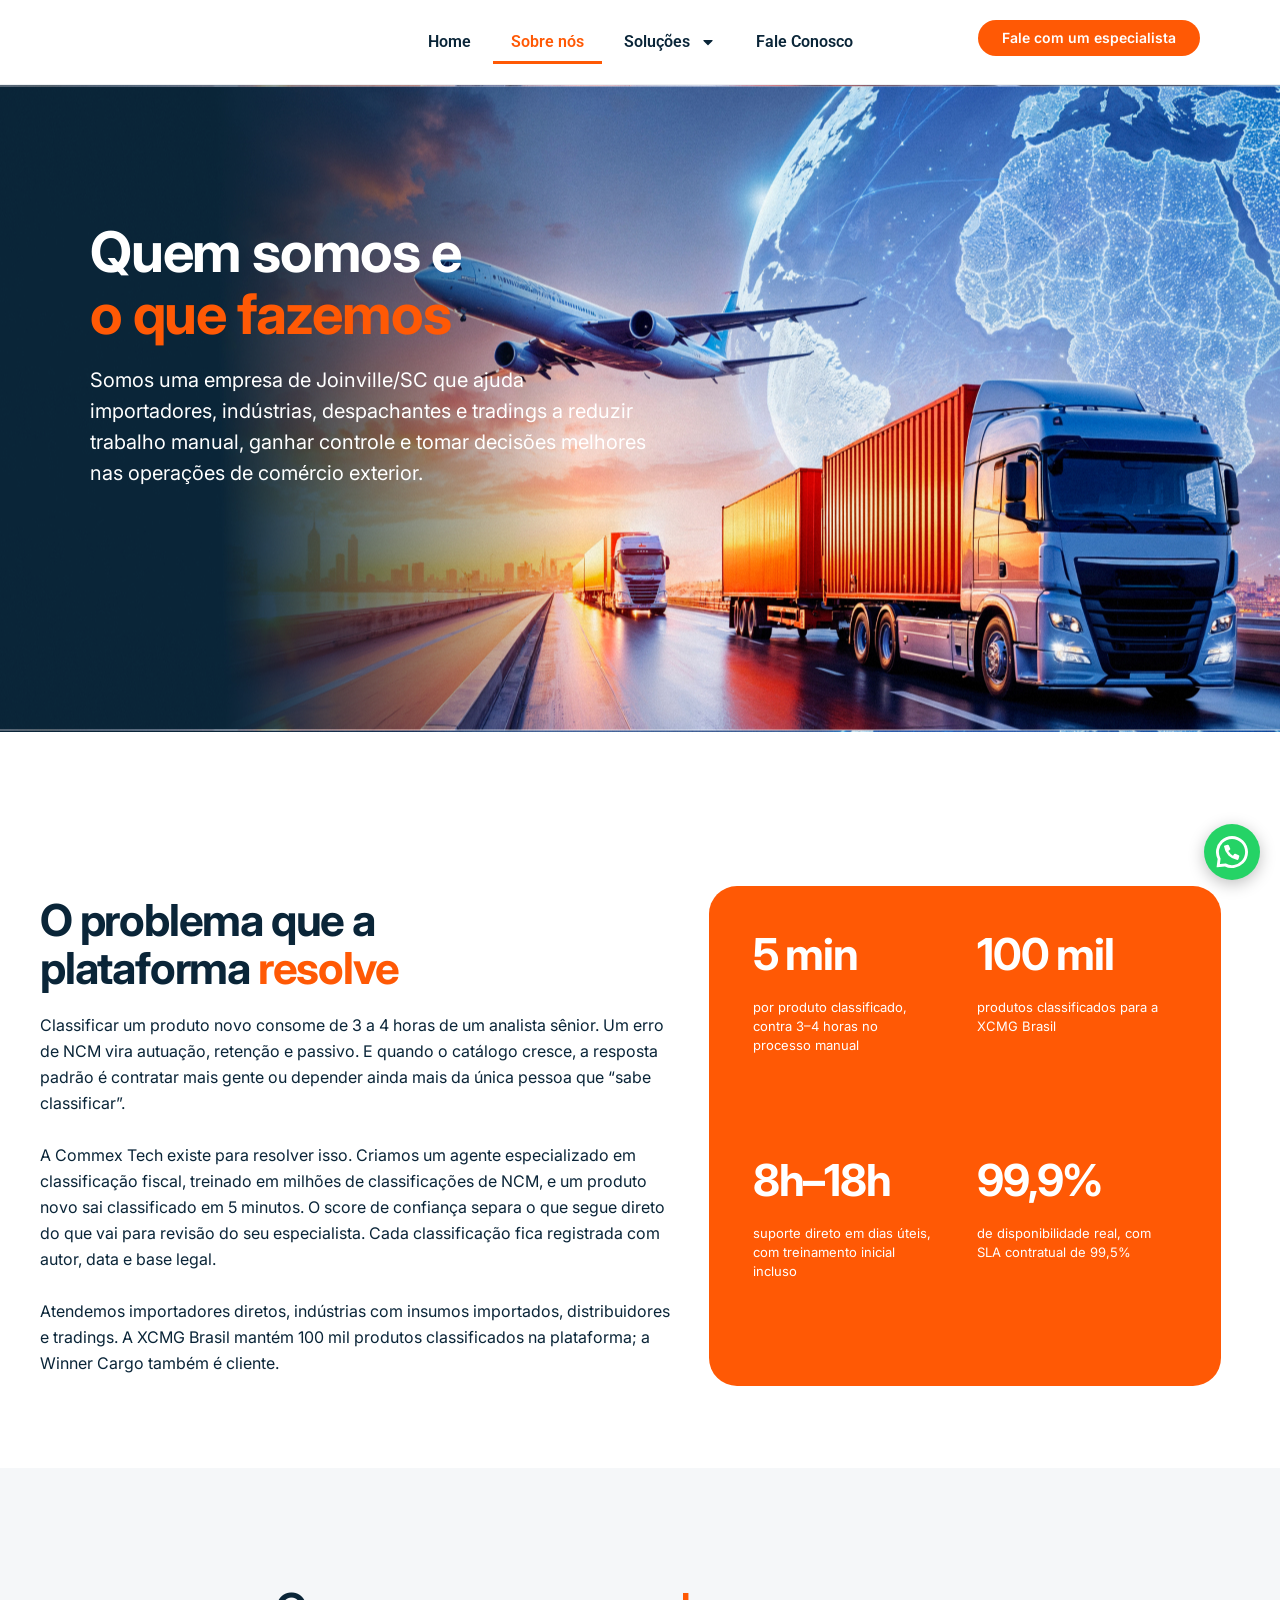
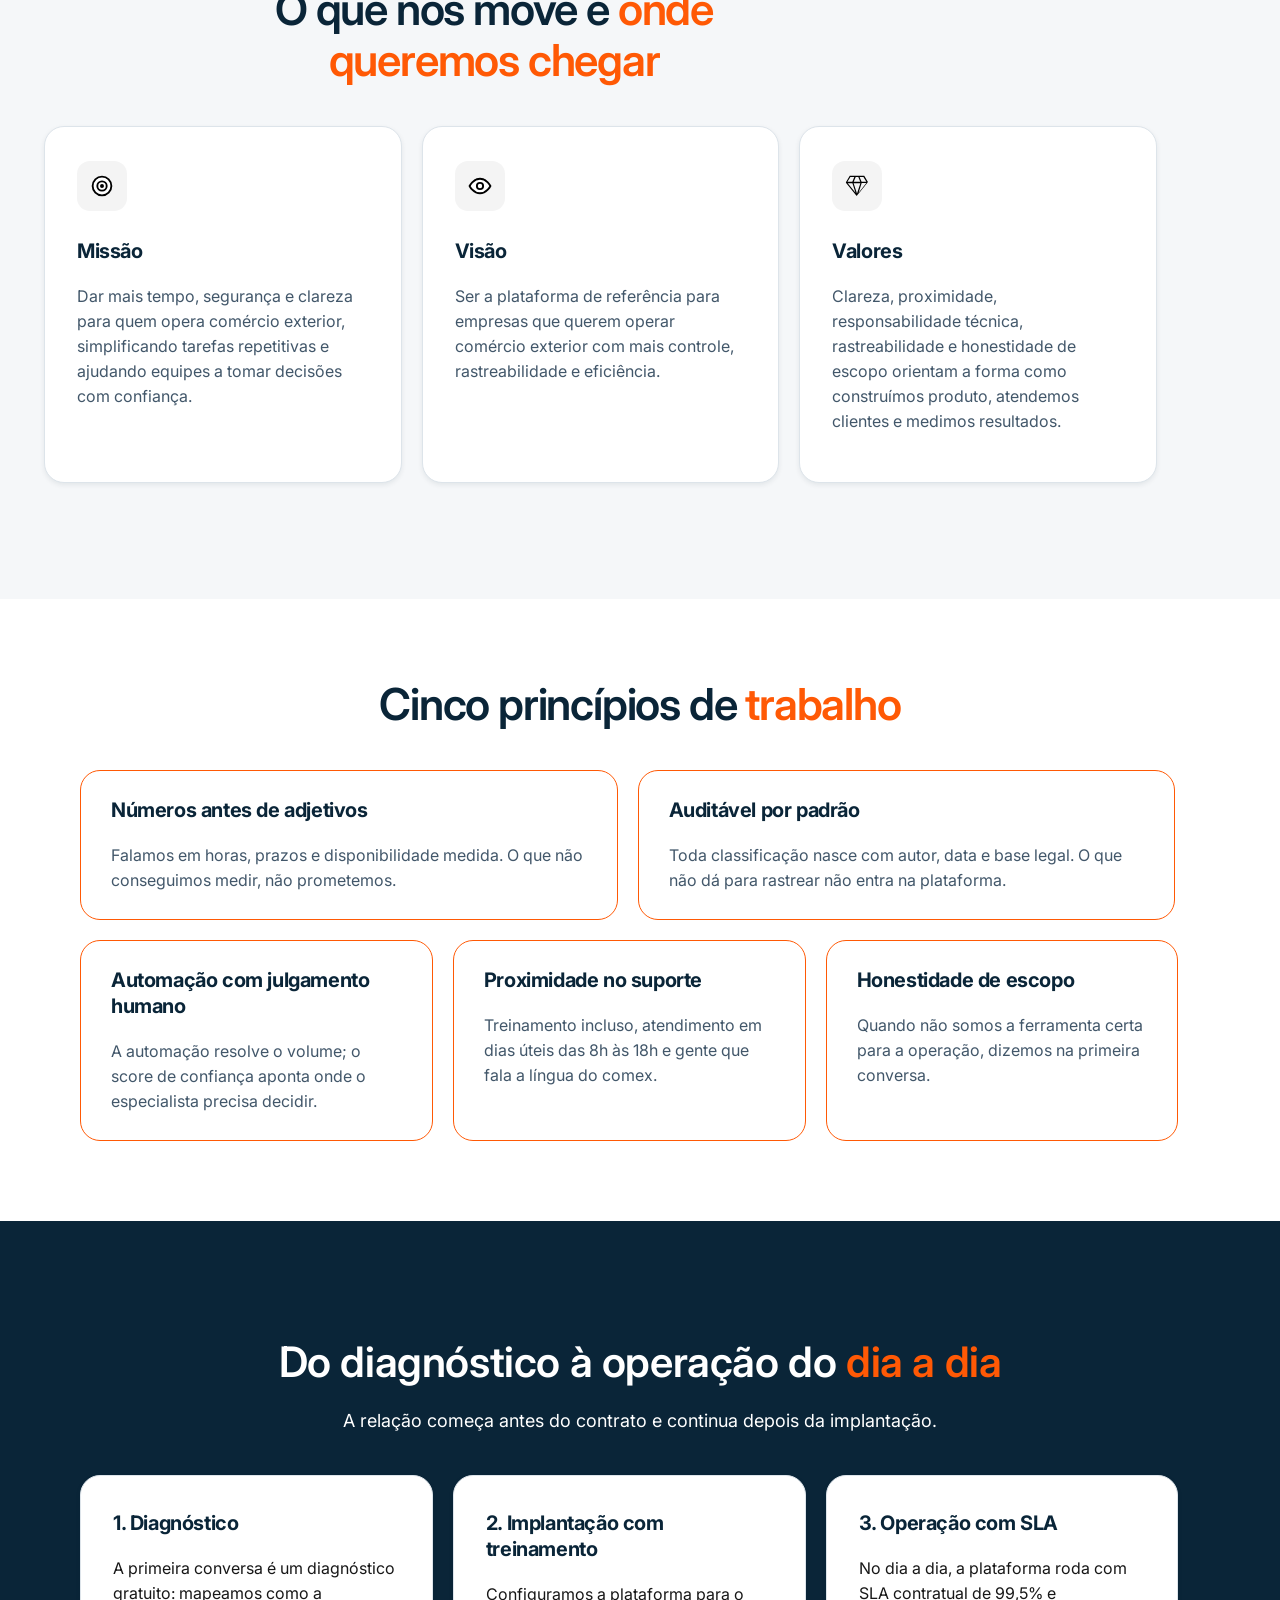
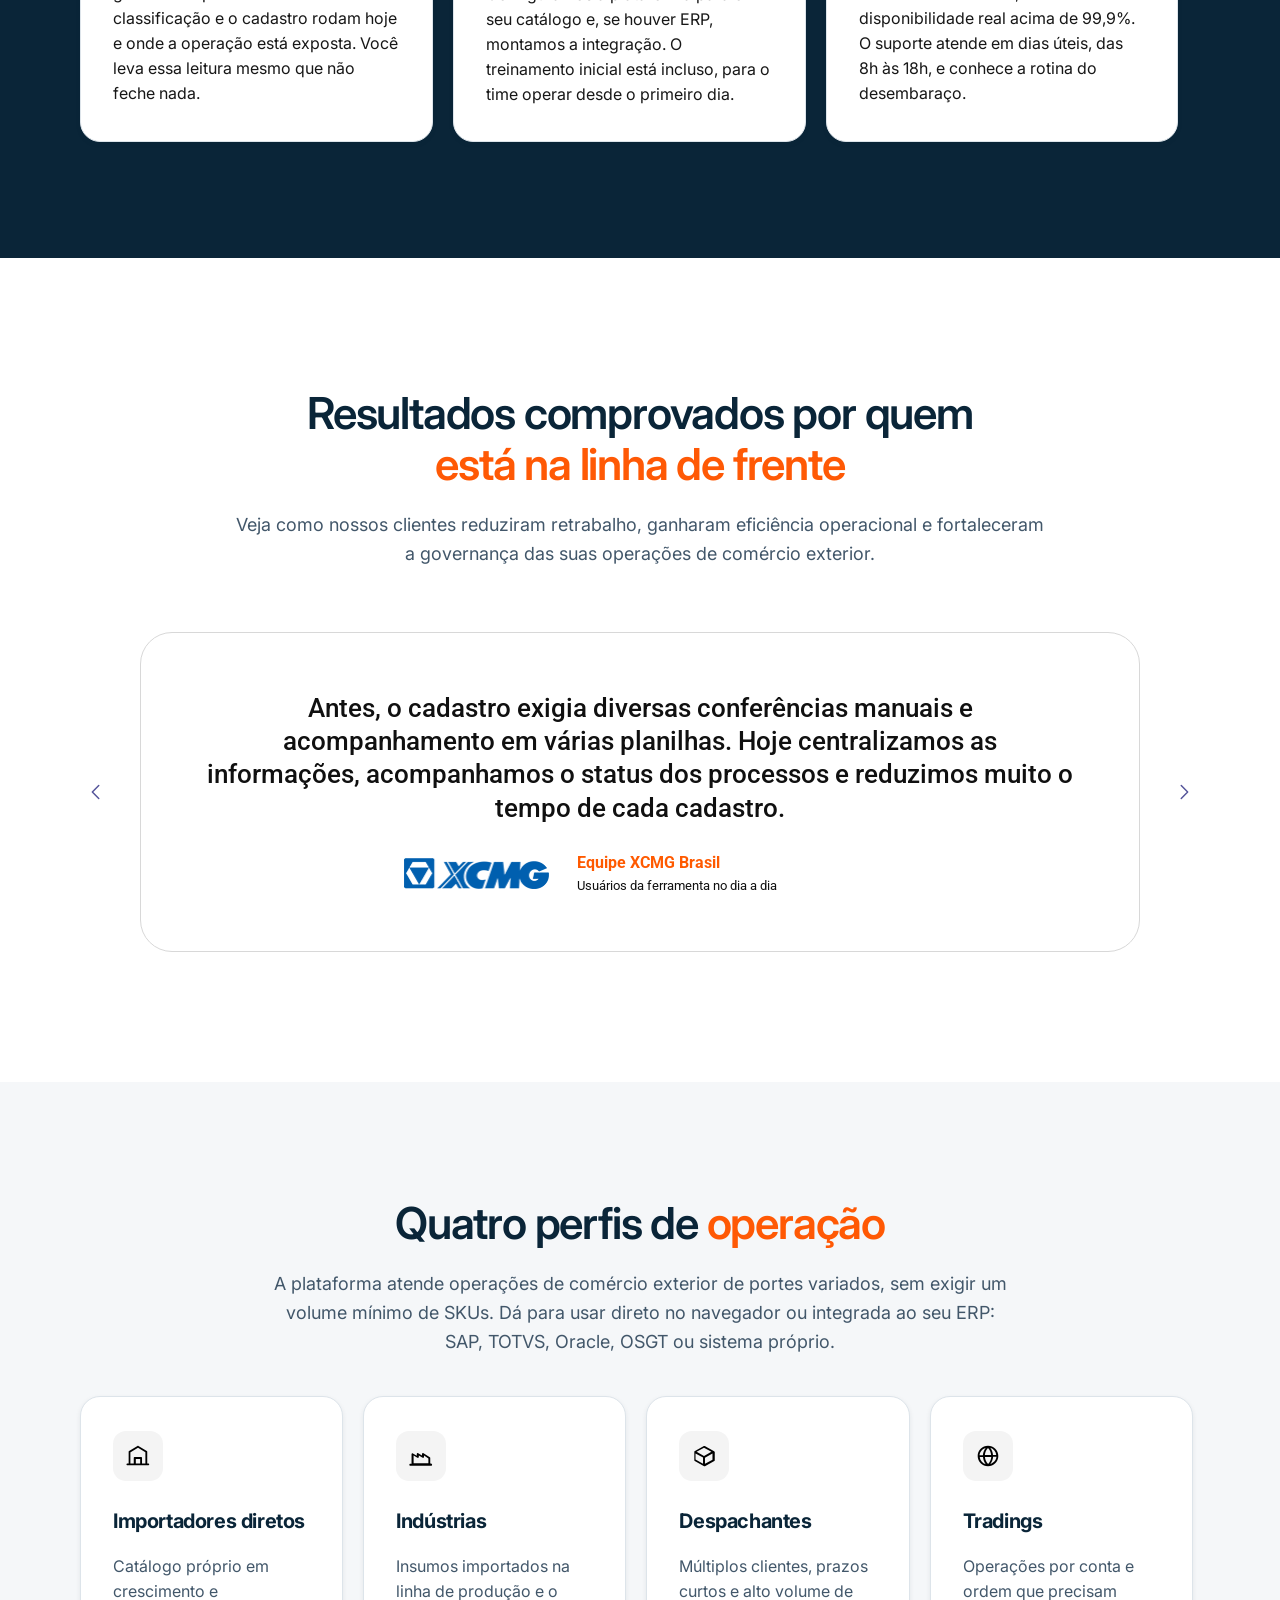
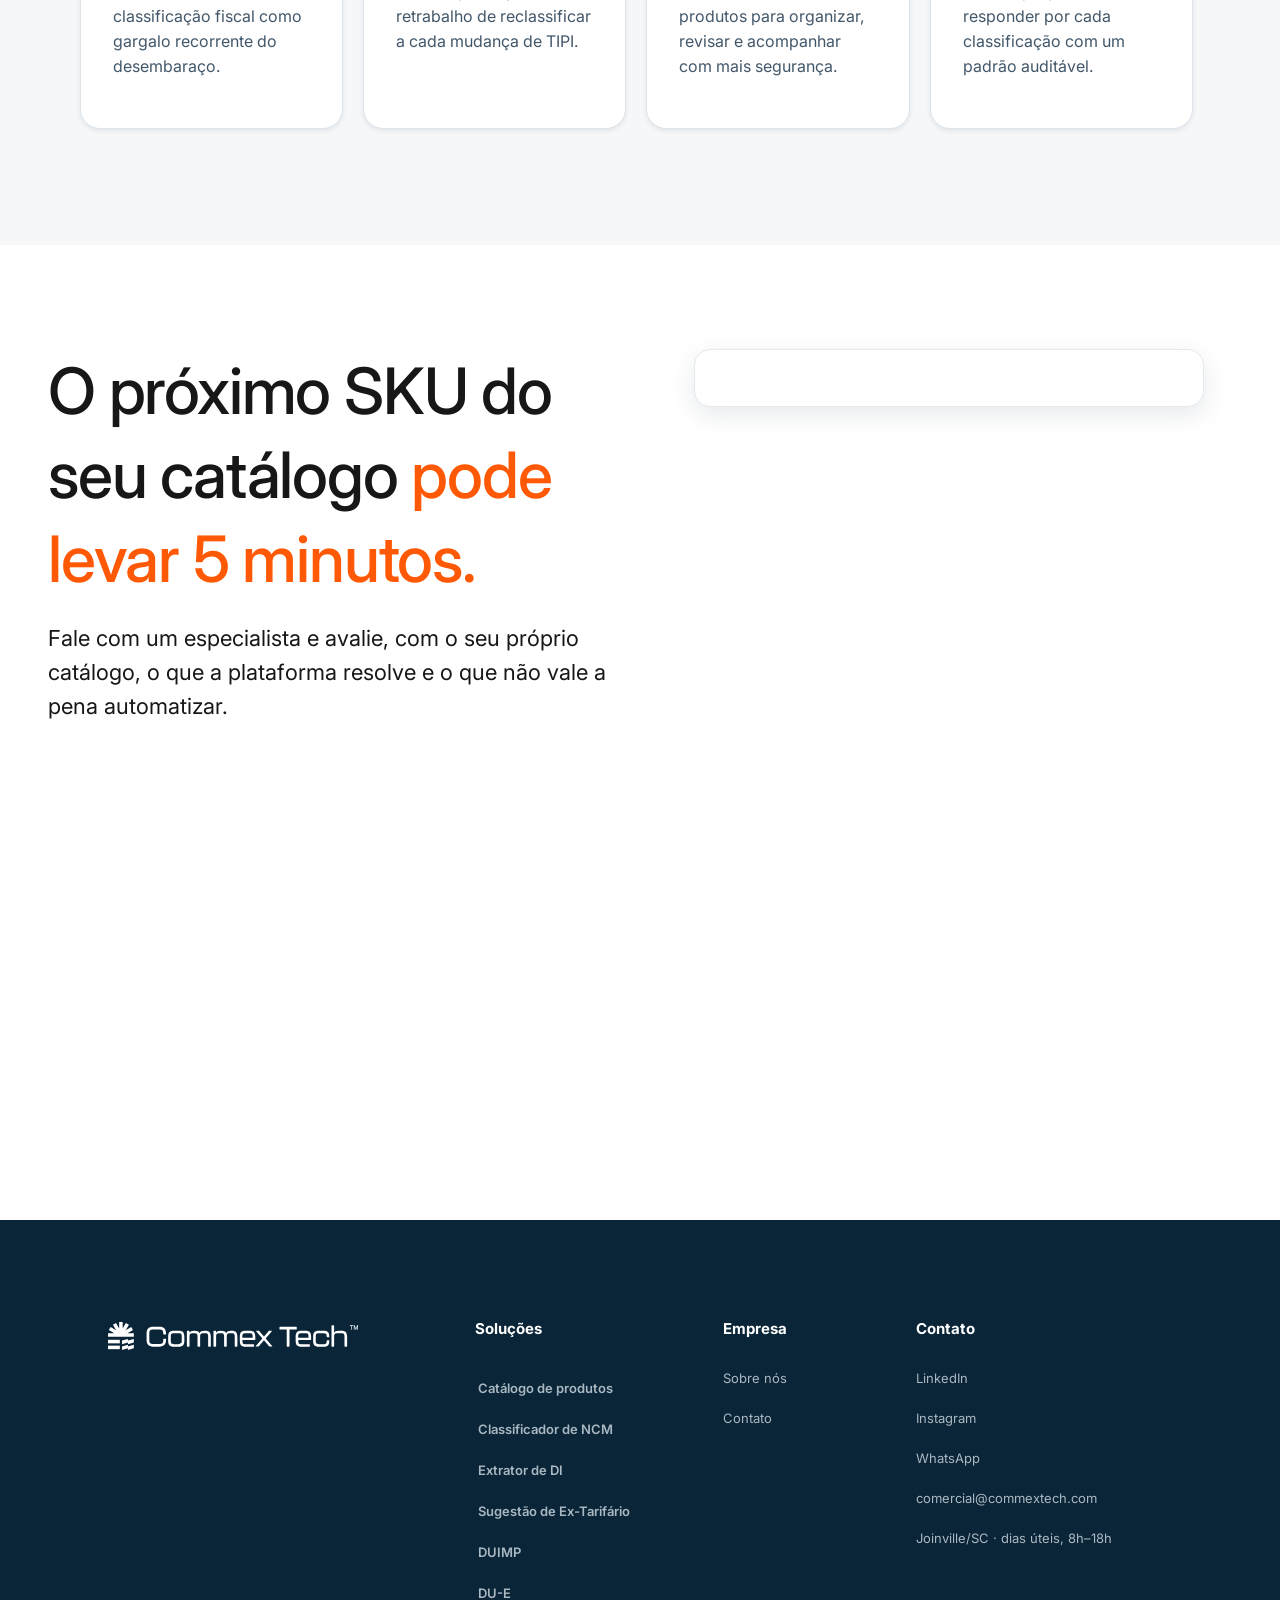
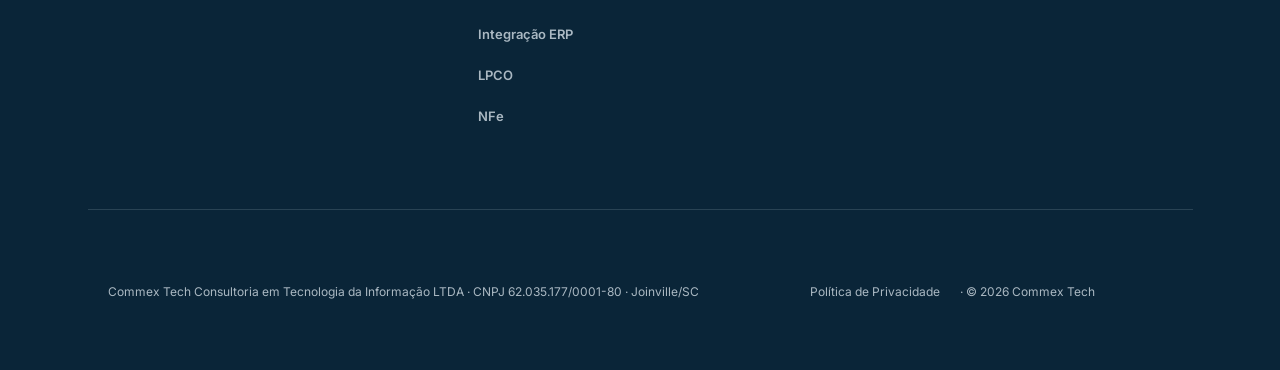
<file: sobre.html>
<!doctype html>
<html lang="pt-BR">
<head>
	<meta charset="UTF-8">
	<meta name="viewport" content="width=device-width, initial-scale=1">
	<title>Sobre nós — Commex Tech</title>
<meta name="description" content="Quem é a Commex Tech: tecnologia de governança para operações de comércio exterior em escala.">
<style id="wp-img-auto-sizes-contain-inline-css">
img:is([sizes=auto i],[sizes^="auto," i]){contain-intrinsic-size:3000px 1500px}
/*# sourceURL=wp-img-auto-sizes-contain-inline-css */
</style>
<style id="global-styles-inline-css">
:root{--wp--preset--aspect-ratio--square: 1;--wp--preset--aspect-ratio--4-3: 4/3;--wp--preset--aspect-ratio--3-4: 3/4;--wp--preset--aspect-ratio--3-2: 3/2;--wp--preset--aspect-ratio--2-3: 2/3;--wp--preset--aspect-ratio--16-9: 16/9;--wp--preset--aspect-ratio--9-16: 9/16;--wp--preset--color--black: #000000;--wp--preset--color--cyan-bluish-gray: #abb8c3;--wp--preset--color--white: #ffffff;--wp--preset--color--pale-pink: #f78da7;--wp--preset--color--vivid-red: #cf2e2e;--wp--preset--color--luminous-vivid-orange: #ff6900;--wp--preset--color--luminous-vivid-amber: #fcb900;--wp--preset--color--light-green-cyan: #7bdcb5;--wp--preset--color--vivid-green-cyan: #00d084;--wp--preset--color--pale-cyan-blue: #8ed1fc;--wp--preset--color--vivid-cyan-blue: #0693e3;--wp--preset--color--vivid-purple: #9b51e0;--wp--preset--gradient--vivid-cyan-blue-to-vivid-purple: linear-gradient(135deg,rgb(6,147,227) 0%,rgb(155,81,224) 100%);--wp--preset--gradient--light-green-cyan-to-vivid-green-cyan: linear-gradient(135deg,rgb(122,220,180) 0%,rgb(0,208,130) 100%);--wp--preset--gradient--luminous-vivid-amber-to-luminous-vivid-orange: linear-gradient(135deg,rgb(252,185,0) 0%,rgb(255,105,0) 100%);--wp--preset--gradient--luminous-vivid-orange-to-vivid-red: linear-gradient(135deg,rgb(255,105,0) 0%,rgb(207,46,46) 100%);--wp--preset--gradient--very-light-gray-to-cyan-bluish-gray: linear-gradient(135deg,rgb(238,238,238) 0%,rgb(169,184,195) 100%);--wp--preset--gradient--cool-to-warm-spectrum: linear-gradient(135deg,rgb(74,234,220) 0%,rgb(151,120,209) 20%,rgb(207,42,186) 40%,rgb(238,44,130) 60%,rgb(251,105,98) 80%,rgb(254,248,76) 100%);--wp--preset--gradient--blush-light-purple: linear-gradient(135deg,rgb(255,206,236) 0%,rgb(152,150,240) 100%);--wp--preset--gradient--blush-bordeaux: linear-gradient(135deg,rgb(254,205,165) 0%,rgb(254,45,45) 50%,rgb(107,0,62) 100%);--wp--preset--gradient--luminous-dusk: linear-gradient(135deg,rgb(255,203,112) 0%,rgb(199,81,192) 50%,rgb(65,88,208) 100%);--wp--preset--gradient--pale-ocean: linear-gradient(135deg,rgb(255,245,203) 0%,rgb(182,227,212) 50%,rgb(51,167,181) 100%);--wp--preset--gradient--electric-grass: linear-gradient(135deg,rgb(202,248,128) 0%,rgb(113,206,126) 100%);--wp--preset--gradient--midnight: linear-gradient(135deg,rgb(2,3,129) 0%,rgb(40,116,252) 100%);--wp--preset--font-size--small: 13px;--wp--preset--font-size--medium: 20px;--wp--preset--font-size--large: 36px;--wp--preset--font-size--x-large: 42px;--wp--preset--spacing--20: 0.44rem;--wp--preset--spacing--30: 0.67rem;--wp--preset--spacing--40: 1rem;--wp--preset--spacing--50: 1.5rem;--wp--preset--spacing--60: 2.25rem;--wp--preset--spacing--70: 3.38rem;--wp--preset--spacing--80: 5.06rem;--wp--preset--shadow--natural: 6px 6px 9px rgba(0, 0, 0, 0.2);--wp--preset--shadow--deep: 12px 12px 50px rgba(0, 0, 0, 0.4);--wp--preset--shadow--sharp: 6px 6px 0px rgba(0, 0, 0, 0.2);--wp--preset--shadow--outlined: 6px 6px 0px -3px rgb(255, 255, 255), 6px 6px rgb(0, 0, 0);--wp--preset--shadow--crisp: 6px 6px 0px rgb(0, 0, 0);}.wp-block-button{--wp--preset--dimension--25: 25%;--wp--preset--dimension--50: 50%;--wp--preset--dimension--75: 75%;--wp--preset--dimension--100: 100%;}:root { --wp--style--global--content-size: 800px;--wp--style--global--wide-size: 1200px; }:where(body) { margin: 0; }.wp-site-blocks > .alignleft { float: left; margin-right: 2em; }.wp-site-blocks > .alignright { float: right; margin-left: 2em; }.wp-site-blocks > .aligncenter { justify-content: center; margin-left: auto; margin-right: auto; }:where(.wp-site-blocks) > * { margin-block-start: 24px; margin-block-end: 0; }:where(.wp-site-blocks) > :first-child { margin-block-start: 0; }:where(.wp-site-blocks) > :last-child { margin-block-end: 0; }:root { --wp--style--block-gap: 24px; }:root :where(.is-layout-flow) > :first-child{margin-block-start: 0;}:root :where(.is-layout-flow) > :last-child{margin-block-end: 0;}:root :where(.is-layout-flow) > *{margin-block-start: 24px;margin-block-end: 0;}:root :where(.is-layout-constrained) > :first-child{margin-block-start: 0;}:root :where(.is-layout-constrained) > :last-child{margin-block-end: 0;}:root :where(.is-layout-constrained) > *{margin-block-start: 24px;margin-block-end: 0;}:root :where(.is-layout-flex){gap: 24px;}:root :where(.is-layout-grid){gap: 24px;}.is-layout-flow > .alignleft{float: left;margin-inline-start: 0;margin-inline-end: 2em;}.is-layout-flow > .alignright{float: right;margin-inline-start: 2em;margin-inline-end: 0;}.is-layout-flow > .aligncenter{margin-left: auto !important;margin-right: auto !important;}.is-layout-constrained > .alignleft{float: left;margin-inline-start: 0;margin-inline-end: 2em;}.is-layout-constrained > .alignright{float: right;margin-inline-start: 2em;margin-inline-end: 0;}.is-layout-constrained > .aligncenter{margin-left: auto !important;margin-right: auto !important;}.is-layout-constrained > :where(:not(.alignleft):not(.alignright):not(.alignfull)){max-width: var(--wp--style--global--content-size);margin-left: auto !important;margin-right: auto !important;}.is-layout-constrained > .alignwide{max-width: var(--wp--style--global--wide-size);}body .is-layout-flex{display: flex;}.is-layout-flex{flex-wrap: wrap;align-items: center;}.is-layout-flex > :is(*, div){margin: 0;}body .is-layout-grid{display: grid;}.is-layout-grid > :is(*, div){margin: 0;}body{padding-top: 0px;padding-right: 0px;padding-bottom: 0px;padding-left: 0px;}:root :where(.wp-element-button, .wp-block-button__link){background-color: #32373c;border-width: 0;color: #fff;font-family: inherit;font-size: inherit;font-style: inherit;font-weight: inherit;letter-spacing: inherit;line-height: inherit;padding-top: calc(0.667em + 2px);padding-right: calc(1.333em + 2px);padding-bottom: calc(0.667em + 2px);padding-left: calc(1.333em + 2px);text-decoration: none;text-transform: inherit;}.has-black-color{color: var(--wp--preset--color--black) !important;}.has-cyan-bluish-gray-color{color: var(--wp--preset--color--cyan-bluish-gray) !important;}.has-white-color{color: var(--wp--preset--color--white) !important;}.has-pale-pink-color{color: var(--wp--preset--color--pale-pink) !important;}.has-vivid-red-color{color: var(--wp--preset--color--vivid-red) !important;}.has-luminous-vivid-orange-color{color: var(--wp--preset--color--luminous-vivid-orange) !important;}.has-luminous-vivid-amber-color{color: var(--wp--preset--color--luminous-vivid-amber) !important;}.has-light-green-cyan-color{color: var(--wp--preset--color--light-green-cyan) !important;}.has-vivid-green-cyan-color{color: var(--wp--preset--color--vivid-green-cyan) !important;}.has-pale-cyan-blue-color{color: var(--wp--preset--color--pale-cyan-blue) !important;}.has-vivid-cyan-blue-color{color: var(--wp--preset--color--vivid-cyan-blue) !important;}.has-vivid-purple-color{color: var(--wp--preset--color--vivid-purple) !important;}.has-black-background-color{background-color: var(--wp--preset--color--black) !important;}.has-cyan-bluish-gray-background-color{background-color: var(--wp--preset--color--cyan-bluish-gray) !important;}.has-white-background-color{background-color: var(--wp--preset--color--white) !important;}.has-pale-pink-background-color{background-color: var(--wp--preset--color--pale-pink) !important;}.has-vivid-red-background-color{background-color: var(--wp--preset--color--vivid-red) !important;}.has-luminous-vivid-orange-background-color{background-color: var(--wp--preset--color--luminous-vivid-orange) !important;}.has-luminous-vivid-amber-background-color{background-color: var(--wp--preset--color--luminous-vivid-amber) !important;}.has-light-green-cyan-background-color{background-color: var(--wp--preset--color--light-green-cyan) !important;}.has-vivid-green-cyan-background-color{background-color: var(--wp--preset--color--vivid-green-cyan) !important;}.has-pale-cyan-blue-background-color{background-color: var(--wp--preset--color--pale-cyan-blue) !important;}.has-vivid-cyan-blue-background-color{background-color: var(--wp--preset--color--vivid-cyan-blue) !important;}.has-vivid-purple-background-color{background-color: var(--wp--preset--color--vivid-purple) !important;}.has-black-border-color{border-color: var(--wp--preset--color--black) !important;}.has-cyan-bluish-gray-border-color{border-color: var(--wp--preset--color--cyan-bluish-gray) !important;}.has-white-border-color{border-color: var(--wp--preset--color--white) !important;}.has-pale-pink-border-color{border-color: var(--wp--preset--color--pale-pink) !important;}.has-vivid-red-border-color{border-color: var(--wp--preset--color--vivid-red) !important;}.has-luminous-vivid-orange-border-color{border-color: var(--wp--preset--color--luminous-vivid-orange) !important;}.has-luminous-vivid-amber-border-color{border-color: var(--wp--preset--color--luminous-vivid-amber) !important;}.has-light-green-cyan-border-color{border-color: var(--wp--preset--color--light-green-cyan) !important;}.has-vivid-green-cyan-border-color{border-color: var(--wp--preset--color--vivid-green-cyan) !important;}.has-pale-cyan-blue-border-color{border-color: var(--wp--preset--color--pale-cyan-blue) !important;}.has-vivid-cyan-blue-border-color{border-color: var(--wp--preset--color--vivid-cyan-blue) !important;}.has-vivid-purple-border-color{border-color: var(--wp--preset--color--vivid-purple) !important;}.has-vivid-cyan-blue-to-vivid-purple-gradient-background{background: var(--wp--preset--gradient--vivid-cyan-blue-to-vivid-purple) !important;}.has-light-green-cyan-to-vivid-green-cyan-gradient-background{background: var(--wp--preset--gradient--light-green-cyan-to-vivid-green-cyan) !important;}.has-luminous-vivid-amber-to-luminous-vivid-orange-gradient-background{background: var(--wp--preset--gradient--luminous-vivid-amber-to-luminous-vivid-orange) !important;}.has-luminous-vivid-orange-to-vivid-red-gradient-background{background: var(--wp--preset--gradient--luminous-vivid-orange-to-vivid-red) !important;}.has-very-light-gray-to-cyan-bluish-gray-gradient-background{background: var(--wp--preset--gradient--very-light-gray-to-cyan-bluish-gray) !important;}.has-cool-to-warm-spectrum-gradient-background{background: var(--wp--preset--gradient--cool-to-warm-spectrum) !important;}.has-blush-light-purple-gradient-background{background: var(--wp--preset--gradient--blush-light-purple) !important;}.has-blush-bordeaux-gradient-background{background: var(--wp--preset--gradient--blush-bordeaux) !important;}.has-luminous-dusk-gradient-background{background: var(--wp--preset--gradient--luminous-dusk) !important;}.has-pale-ocean-gradient-background{background: var(--wp--preset--gradient--pale-ocean) !important;}.has-electric-grass-gradient-background{background: var(--wp--preset--gradient--electric-grass) !important;}.has-midnight-gradient-background{background: var(--wp--preset--gradient--midnight) !important;}.has-small-font-size{font-size: var(--wp--preset--font-size--small) !important;}.has-medium-font-size{font-size: var(--wp--preset--font-size--medium) !important;}.has-large-font-size{font-size: var(--wp--preset--font-size--large) !important;}.has-x-large-font-size{font-size: var(--wp--preset--font-size--x-large) !important;}
:root :where(.wp-block-icon svg){width: 24px;}
:root :where(.wp-block-pullquote){font-size: 1.5em;line-height: 1.6;}
/*# sourceURL=global-styles-inline-css */
</style>
<link rel='stylesheet' id='hello-elementor-css' href='assets/css/hello-reset.css' media='all' />
<link rel='stylesheet' id='hello-elementor-theme-style-css' href='assets/css/hello-theme.css' media='all' />
<link rel='stylesheet' id='hello-elementor-header-footer-css' href='assets/css/hello-header-footer.css' media='all' />
<link rel='stylesheet' id='elementor-frontend-css' href='assets/css/elementor-frontend.min.css' media='all' />
<style id="elementor-frontend-inline-css">
.e-heading-base a, .e-paragraph-base a { all: unset; cursor: pointer; }form[data-element_type="e-form"].form-state-success [data-element_type="e-form-success-message"],form[data-element_type="e-form"].form-state-error [data-element_type="e-form-error-message"]{ display: block; }
.e-form-textarea-base:not([data-resizable]) { resize: none; } .e-form-submit-button-base { cursor: pointer; box-sizing: border-box; }
/*# sourceURL=elementor-frontend-inline-css */
</style>
<link rel='stylesheet' id='elementor-post-16-css' href='assets/css/post-16.css' media='all' />
<link rel='stylesheet' id='widget-image-css' href='assets/css/elementor-widget-image.min.css' media='all' />
<link rel='stylesheet' id='widget-nav-menu-css' href='assets/css/pro-widget-nav-menu.min.css' media='all' />
<link rel='stylesheet' id='e-sticky-css' href='assets/css/pro-sticky.min.css' media='all' />
<link rel='stylesheet' id='widget-heading-css' href='assets/css/elementor-widget-heading.min.css' media='all' />
<link rel='stylesheet' id='widget-divider-css' href='assets/css/elementor-widget-divider.min.css' media='all' />
<link rel='stylesheet' id='dct-testimonials-slider-css' href='assets/css/testimonials-slider.css' media='all' />
<link rel='stylesheet' id='elementor-post-65-css' href='assets/css/post-65.css' media='all' />
<link rel='stylesheet' id='base-desktop-css' href='assets/css/base-desktop.css' media='all' />
<link rel='stylesheet' id='base-mobile-css' href='assets/css/base-mobile.css' media='(max-width:767px)' />
<link rel='stylesheet' id='elementor-post-261-css' href='assets/css/post-261.css' media='all' />
<link rel='stylesheet' id='elementor-post-288-css' href='assets/css/post-288.css' media='all' />
<link rel='stylesheet' id='elementor-gf-roboto-css' href='https://fonts.googleapis.com/css?family=Roboto:100,100italic,200,200italic,300,300italic,400,400italic,500,500italic,600,600italic,700,700italic,800,800italic,900,900italic&#038;display=auto' media='all' />
<link rel='stylesheet' id='elementor-gf-robotoslab-css' href='https://fonts.googleapis.com/css?family=Roboto+Slab:100,100italic,200,200italic,300,300italic,400,400italic,500,500italic,600,600italic,700,700italic,800,800italic,900,900italic&#038;display=auto' media='all' />
<link rel='stylesheet' id='elementor-gf-inter-css' href='https://fonts.googleapis.com/css?family=Inter:100,100italic,200,200italic,300,300italic,400,400italic,500,500italic,600,600italic,700,700italic,800,800italic,900,900italic&#038;display=auto' media='all' />
<script id="jquery-core-js" src="assets/js/jquery.min.js"></script>
<script id="jquery-migrate-js" src="assets/js/jquery-migrate.min.js"></script>
			<style>
				.e-con.e-parent:nth-of-type(n+4):not(.e-lazyloaded):not(.e-no-lazyload),
				.e-con.e-parent:nth-of-type(n+4):not(.e-lazyloaded):not(.e-no-lazyload) * {
					background-image: none !important;
				}
				@media screen and (max-height: 1024px) {
					.e-con.e-parent:nth-of-type(n+3):not(.e-lazyloaded):not(.e-no-lazyload),
					.e-con.e-parent:nth-of-type(n+3):not(.e-lazyloaded):not(.e-no-lazyload) * {
						background-image: none !important;
					}
				}
				@media screen and (max-height: 640px) {
					.e-con.e-parent:nth-of-type(n+2):not(.e-lazyloaded):not(.e-no-lazyload),
					.e-con.e-parent:nth-of-type(n+2):not(.e-lazyloaded):not(.e-no-lazyload) * {
						background-image: none !important;
					}
				}
			</style>
			<link rel="icon" href="assets/img/cropped-FAVICON-32x32.png" sizes="32x32" />
<link rel="icon" href="assets/img/cropped-FAVICON-192x192.png" sizes="192x192" />
<link rel="apple-touch-icon" href="assets/img/cropped-FAVICON-180x180.png" />
<meta name="msapplication-TileImage" content="assets/img/cropped-FAVICON-270x270.png" />
</head>
<body class="wp-singular page-template page-template-elementor_header_footer page page-id-65 wp-custom-logo wp-embed-responsive wp-theme-hello-elementor hello-elementor-default elementor-default elementor-template-full-width elementor-kit-16 elementor-page elementor-page-65">

<a class="skip-link screen-reader-text" href="#content">Ir para o conteúdo</a>

		<header data-elementor-type="header" data-elementor-id="261" class="elementor elementor-261 elementor-location-header" data-elementor-post-type="elementor_library">
			<header class="elementor-element elementor-element-4142ab73 e-flex e-con-boxed e-con e-parent" data-id="4142ab73" data-element_type="container" data-e-type="container" data-settings="{&quot;background_background&quot;:&quot;classic&quot;,&quot;sticky&quot;:&quot;top&quot;,&quot;sticky_on&quot;:[&quot;desktop&quot;,&quot;tablet&quot;,&quot;mobile&quot;],&quot;sticky_offset&quot;:0,&quot;sticky_effects_offset&quot;:0,&quot;sticky_anchor_link_offset&quot;:0}">
					<div class="e-con-inner">
		<div class="elementor-element elementor-element-62e94775 e-con-full e-flex e-con e-child" data-id="62e94775" data-element_type="container" data-e-type="container">
		<div class="elementor-element elementor-element-63793621 e-con-full e-flex e-con e-child" data-id="63793621" data-element_type="container" data-e-type="container">
				<div class="elementor-element elementor-element-28edce0b elementor-widget elementor-widget-image" data-id="28edce0b" data-element_type="widget" data-e-type="widget" data-widget_type="image.default">
															<img width="305" height="34" src="assets/img/Commex-Tech.svg" class="attachment-full size-full wp-image-263" alt="" />															</div>
				</div>
		<div class="elementor-element elementor-element-7af0783a e-con-full e-flex e-con e-child" data-id="7af0783a" data-element_type="container" data-e-type="container">
				<div class="elementor-element elementor-element-230fde95 elementor-nav-menu__align-center elementor-nav-menu--stretch elementor-nav-menu--dropdown-tablet elementor-nav-menu__text-align-aside elementor-nav-menu--toggle elementor-nav-menu--burger elementor-widget elementor-widget-nav-menu" data-id="230fde95" data-element_type="widget" data-e-type="widget" data-settings="{&quot;full_width&quot;:&quot;stretch&quot;,&quot;layout&quot;:&quot;horizontal&quot;,&quot;submenu_icon&quot;:{&quot;value&quot;:&quot;&lt;svg aria-hidden=\&quot;true\&quot; class=\&quot;e-font-icon-svg e-fas-caret-down\&quot; viewBox=\&quot;0 0 320 512\&quot; xmlns=\&quot;http:\/\/www.w3.org\/2000\/svg\&quot;&gt;&lt;path d=\&quot;M31.3 192h257.3c17.8 0 26.7 21.5 14.1 34.1L174.1 354.8c-7.8 7.8-20.5 7.8-28.3 0L17.2 226.1C4.6 213.5 13.5 192 31.3 192z\&quot;&gt;&lt;\/path&gt;&lt;\/svg&gt;&quot;,&quot;library&quot;:&quot;fa-solid&quot;},&quot;toggle&quot;:&quot;burger&quot;}" data-widget_type="nav-menu.default">
								<nav aria-label="Menu" class="elementor-nav-menu--main elementor-nav-menu__container elementor-nav-menu--layout-horizontal e--pointer-underline e--animation-fade">
				<ul id="menu-1-230fde95" class="elementor-nav-menu"><li class="menu-item menu-item-type-post_type menu-item-object-page menu-item-home menu-item-265"><a href="index.html" class="elementor-item">Home</a></li>
<li class="menu-item menu-item-type-post_type menu-item-object-page current-menu-item page_item page-item-65 current_page_item menu-item-266"><a href="sobre.html" aria-current="page" class="elementor-item elementor-item-active">Sobre nós</a></li>
<li class="menu-item menu-item-type-custom menu-item-object-custom menu-item-has-children menu-item-267"><a class="elementor-item">Soluções</a>
<ul class="sub-menu elementor-nav-menu--dropdown">
	<li class="menu-item menu-item-type-post_type menu-item-object-page menu-item-270"><a href="cadastro-de-produtos.html" class="elementor-sub-item">Catálogo de produtos</a></li>
	<li class="menu-item menu-item-type-post_type menu-item-object-page menu-item-274"><a href="ncm.html" class="elementor-sub-item">Classificador de NCM</a></li>
	<li class="menu-item menu-item-type-post_type menu-item-object-page menu-item-901"><a href="extrator-di.html" class="elementor-sub-item">Extrator de DI</a></li>
	<li class="menu-item menu-item-type-post_type menu-item-object-page menu-item-902"><a href="ex-tarifario.html" class="elementor-sub-item">Sugestão de Ex-Tarifário</a></li>
	<li class="menu-item menu-item-type-post_type menu-item-object-page menu-item-273"><a href="duimp.html" class="elementor-sub-item">DUIMP</a></li>
	<li class="menu-item menu-item-type-post_type menu-item-object-page menu-item-272"><a href="du-e.html" class="elementor-sub-item">DU-E</a></li>
	<li class="menu-item menu-item-type-post_type menu-item-object-page menu-item-271"><a href="integracoes.html" class="elementor-sub-item">Integração ERP</a></li>
	<li class="menu-item menu-item-type-post_type menu-item-object-page menu-item-269"><a href="lpco.html" class="elementor-sub-item">LPCO</a></li>
	<li class="menu-item menu-item-type-post_type menu-item-object-page menu-item-268"><a href="nfe.html" class="elementor-sub-item">NFe</a></li>
</ul>
</li>
<li class="menu-item menu-item-type-post_type menu-item-object-page menu-item-281"><a href="contato.html" class="elementor-item">Fale Conosco</a></li>
</ul>			</nav>
					<div class="elementor-menu-toggle" role="button" tabindex="0" aria-label="Menu Toggle" aria-expanded="false">
			<svg aria-hidden="true" role="presentation" class="elementor-menu-toggle__icon--open e-font-icon-svg e-eicon-menu-bar" viewBox="0 0 1000 1000" xmlns="http://www.w3.org/2000/svg"><path d="M104 333H896C929 333 958 304 958 271S929 208 896 208H104C71 208 42 237 42 271S71 333 104 333ZM104 583H896C929 583 958 554 958 521S929 458 896 458H104C71 458 42 487 42 521S71 583 104 583ZM104 833H896C929 833 958 804 958 771S929 708 896 708H104C71 708 42 737 42 771S71 833 104 833Z"></path></svg><svg aria-hidden="true" role="presentation" class="elementor-menu-toggle__icon--close e-font-icon-svg e-eicon-close" viewBox="0 0 1000 1000" xmlns="http://www.w3.org/2000/svg"><path d="M742 167L500 408 258 167C246 154 233 150 217 150 196 150 179 158 167 167 154 179 150 196 150 212 150 229 154 242 171 254L408 500 167 742C138 771 138 800 167 829 196 858 225 858 254 829L496 587 738 829C750 842 767 846 783 846 800 846 817 842 829 829 842 817 846 804 846 783 846 767 842 750 829 737L588 500 833 258C863 229 863 200 833 171 804 137 775 137 742 167Z"></path></svg>		</div>
					<nav class="elementor-nav-menu--dropdown elementor-nav-menu__container" aria-hidden="true">
				<ul id="menu-2-230fde95" class="elementor-nav-menu"><li class="menu-item menu-item-type-post_type menu-item-object-page menu-item-home menu-item-265"><a href="index.html" class="elementor-item" tabindex="-1">Home</a></li>
<li class="menu-item menu-item-type-post_type menu-item-object-page current-menu-item page_item page-item-65 current_page_item menu-item-266"><a href="sobre.html" aria-current="page" class="elementor-item elementor-item-active" tabindex="-1">Sobre nós</a></li>
<li class="menu-item menu-item-type-custom menu-item-object-custom menu-item-has-children menu-item-267"><a class="elementor-item" tabindex="-1">Soluções</a>
<ul class="sub-menu elementor-nav-menu--dropdown">
	<li class="menu-item menu-item-type-post_type menu-item-object-page menu-item-270"><a href="cadastro-de-produtos.html" class="elementor-sub-item" tabindex="-1">Catálogo de produtos</a></li>
	<li class="menu-item menu-item-type-post_type menu-item-object-page menu-item-274"><a href="ncm.html" class="elementor-sub-item" tabindex="-1">Classificador de NCM</a></li>
	<li class="menu-item menu-item-type-post_type menu-item-object-page menu-item-901"><a href="extrator-di.html" class="elementor-sub-item" tabindex="-1">Extrator de DI</a></li>
	<li class="menu-item menu-item-type-post_type menu-item-object-page menu-item-902"><a href="ex-tarifario.html" class="elementor-sub-item" tabindex="-1">Sugestão de Ex-Tarifário</a></li>
	<li class="menu-item menu-item-type-post_type menu-item-object-page menu-item-273"><a href="duimp.html" class="elementor-sub-item" tabindex="-1">DUIMP</a></li>
	<li class="menu-item menu-item-type-post_type menu-item-object-page menu-item-272"><a href="du-e.html" class="elementor-sub-item" tabindex="-1">DU-E</a></li>
	<li class="menu-item menu-item-type-post_type menu-item-object-page menu-item-271"><a href="integracoes.html" class="elementor-sub-item" tabindex="-1">Integração ERP</a></li>
	<li class="menu-item menu-item-type-post_type menu-item-object-page menu-item-269"><a href="lpco.html" class="elementor-sub-item" tabindex="-1">LPCO</a></li>
	<li class="menu-item menu-item-type-post_type menu-item-object-page menu-item-268"><a href="nfe.html" class="elementor-sub-item" tabindex="-1">NFe</a></li>
</ul>
</li>
<li class="menu-item menu-item-type-post_type menu-item-object-page menu-item-281"><a href="contato.html" class="elementor-item" tabindex="-1">Fale Conosco</a></li>
</ul>			</nav>
						</div>
				</div>
		<div class="elementor-element elementor-element-749b7960 e-con-full e-flex e-con e-child" data-id="749b7960" data-element_type="container" data-e-type="container">
				<div class="elementor-element elementor-element-575684f1 elementor-align-right elementor-tablet-align-right elementor-mobile-align-center elementor-widget__width-auto elementor-widget elementor-widget-button" data-id="575684f1" data-element_type="widget" data-e-type="widget" data-widget_type="button.default">
										<a class="elementor-button elementor-button-link elementor-size-sm" href="https://wa.me/5547999744290?text=Ol%C3%A1%2C%20vim%20do%20site%20da%20Commex%20Tech%20e%20gostaria%20de%20mais%20informa%C3%A7%C3%B5es" target="_blank">
						<span class="elementor-button-content-wrapper">
									<span class="elementor-button-text">Fale com um especialista</span>
					</span>
					</a>
								</div>
				</div>
				</div>
					</div>
				</header>
				</header>
				<div data-elementor-type="wp-page" data-elementor-id="65" class="elementor elementor-65" data-elementor-post-type="page">
				<section class="elementor-element elementor-element-46ca48ac e-flex e-con-boxed e-con e-parent" data-id="46ca48ac" data-element_type="container" data-e-type="container" data-settings="{&quot;background_background&quot;:&quot;classic&quot;}">
					<div class="e-con-inner">
		<div class="elementor-element elementor-element-7727a57a e-con-full e-flex e-con e-child" data-id="7727a57a" data-element_type="container" data-e-type="container" data-settings="{&quot;background_background&quot;:&quot;classic&quot;}">
		<div class="elementor-element elementor-element-e973a85 e-con-full e-flex e-con e-child" data-id="e973a85" data-element_type="container" data-e-type="container">
				<div class="elementor-element elementor-element-61c7bbd8 elementor-widget elementor-widget-heading" data-id="61c7bbd8" data-element_type="widget" data-e-type="widget" data-widget_type="heading.default">
					<h1 class="elementor-heading-title elementor-size-default">Quem somos e<br><span style="color:#FF5905">o que fazemos</span></h1>				</div>
				<div class="elementor-element elementor-element-5501b12a elementor-widget elementor-widget-text-editor" data-id="5501b12a" data-element_type="widget" data-e-type="widget" data-widget_type="text-editor.default">
									<p>Somos uma empresa de Joinville/SC que ajuda importadores, indústrias, despachantes e tradings a reduzir trabalho manual, ganhar controle e tomar decisões melhores nas operações de comércio exterior.</p>								</div>
				</div>
				</div>
					</div>
				</section>
		<section class="elementor-element elementor-element-12ee13bf e-flex e-con-boxed e-con e-parent" data-id="12ee13bf" data-element_type="container" data-e-type="container" data-settings="{&quot;background_background&quot;:&quot;classic&quot;}">
					<div class="e-con-inner">
		<div class="elementor-element elementor-element-57bc4c15 e-con-full e-flex e-con e-child" data-id="57bc4c15" data-element_type="container" data-e-type="container">
		<div class="elementor-element elementor-element-7600707d e-con-full e-flex e-con e-child" data-id="7600707d" data-element_type="container" data-e-type="container">
				<div class="elementor-element elementor-element-12751a05 elementor-widget elementor-widget-heading" data-id="12751a05" data-element_type="widget" data-e-type="widget" data-widget_type="heading.default">
					<h2 class="elementor-heading-title elementor-size-default">O problema que a<br>plataforma <span style="color:#FF5905">resolve</span></h2>				</div>
				<div class="elementor-element elementor-element-11e1f0b9 elementor-widget elementor-widget-text-editor" data-id="11e1f0b9" data-element_type="widget" data-e-type="widget" data-widget_type="text-editor.default">
									Classificar um produto novo consome de 3 a 4 horas de um analista sênior. Um erro de NCM vira autuação, retenção e passivo. E quando o catálogo cresce, a resposta padrão é contratar mais gente ou depender ainda mais da única pessoa que “sabe classificar”.<br><br>A Commex Tech existe para resolver isso. Criamos um agente especializado em classificação fiscal, treinado em milhões de classificações de NCM, e um produto novo sai classificado em 5 minutos. O score de confiança separa o que segue direto do que vai para revisão do seu especialista. Cada classificação fica registrada com autor, data e base legal.<br><br>Atendemos importadores diretos, indústrias com insumos importados, distribuidores e tradings. A XCMG Brasil mantém 100 mil produtos classificados na plataforma; a Winner Cargo também é cliente.								</div>
				</div>
		<div class="elementor-element elementor-element-3ef3d1af e-con-full e-flex e-con e-child" data-id="3ef3d1af" data-element_type="container" data-e-type="container" data-settings="{&quot;background_background&quot;:&quot;classic&quot;}">
		<div class="elementor-element elementor-element-59a367f1 e-con-full e-flex e-con e-child" data-id="59a367f1" data-element_type="container" data-e-type="container">
				<div class="elementor-element elementor-element-606b6d32 elementor-widget elementor-widget-heading" data-id="606b6d32" data-element_type="widget" data-e-type="widget" data-widget_type="heading.default">
					<div class="elementor-heading-title elementor-size-default">5 min</div>				</div>
				<div class="elementor-element elementor-element-40325539 elementor-widget elementor-widget-text-editor" data-id="40325539" data-element_type="widget" data-e-type="widget" data-widget_type="text-editor.default">
									por produto classificado, contra 3–4 horas no processo manual								</div>
				</div>
		<div class="elementor-element elementor-element-42923868 e-con-full e-flex e-con e-child" data-id="42923868" data-element_type="container" data-e-type="container">
				<div class="elementor-element elementor-element-529b261 elementor-widget elementor-widget-heading" data-id="529b261" data-element_type="widget" data-e-type="widget" data-widget_type="heading.default">
					<div class="elementor-heading-title elementor-size-default">100 mil</div>				</div>
				<div class="elementor-element elementor-element-79f54046 elementor-widget elementor-widget-text-editor" data-id="79f54046" data-element_type="widget" data-e-type="widget" data-widget_type="text-editor.default">
									produtos classificados para a XCMG Brasil								</div>
				</div>
		<div class="elementor-element elementor-element-4bece4b7 e-con-full e-flex e-con e-child" data-id="4bece4b7" data-element_type="container" data-e-type="container">
				<div class="elementor-element elementor-element-3e91a3d0 elementor-widget elementor-widget-heading" data-id="3e91a3d0" data-element_type="widget" data-e-type="widget" data-widget_type="heading.default">
					<div class="elementor-heading-title elementor-size-default">8h–18h</div>				</div>
				<div class="elementor-element elementor-element-9be1ac8 elementor-widget elementor-widget-text-editor" data-id="9be1ac8" data-element_type="widget" data-e-type="widget" data-widget_type="text-editor.default">
									suporte direto em dias úteis, com treinamento inicial incluso								</div>
				</div>
		<div class="elementor-element elementor-element-653b0472 e-con-full e-flex e-con e-child" data-id="653b0472" data-element_type="container" data-e-type="container">
				<div class="elementor-element elementor-element-40474bc8 elementor-widget elementor-widget-heading" data-id="40474bc8" data-element_type="widget" data-e-type="widget" data-widget_type="heading.default">
					<div class="elementor-heading-title elementor-size-default">99,9%</div>				</div>
				<div class="elementor-element elementor-element-2d721849 elementor-widget elementor-widget-text-editor" data-id="2d721849" data-element_type="widget" data-e-type="widget" data-widget_type="text-editor.default">
									de disponibilidade real, com SLA contratual de 99,5%								</div>
				</div>
				</div>
				</div>
					</div>
				</section>
		<section class="elementor-element elementor-element-5a045f7 e-flex e-con-boxed e-con e-parent" data-id="5a045f7" data-element_type="container" data-e-type="container" data-settings="{&quot;background_background&quot;:&quot;classic&quot;}">
					<div class="e-con-inner">
		<div class="elementor-element elementor-element-5367bf7f e-con-full e-flex e-con e-child" data-id="5367bf7f" data-element_type="container" data-e-type="container">
		<div class="elementor-element elementor-element-3545a012 e-con-full e-flex e-con e-child" data-id="3545a012" data-element_type="container" data-e-type="container">
				<div class="elementor-element elementor-element-46e0b914 elementor-widget__width-initial elementor-widget-tablet__width-inherit elementor-widget-mobile__width-inherit elementor-widget elementor-widget-heading" data-id="46e0b914" data-element_type="widget" data-e-type="widget" data-widget_type="heading.default">
					<h2 class="elementor-heading-title elementor-size-default">O que nos move e <span style="color:#FF5905">onde<br>queremos chegar</span></h2>				</div>
				</div>
		<div class="elementor-element elementor-element-78910455 e-con-full e-flex e-con e-child" data-id="78910455" data-element_type="container" data-e-type="container">
		<div class="elementor-element elementor-element-35ae0cea e-con-full e-flex e-con e-child" data-id="35ae0cea" data-element_type="container" data-e-type="container" data-settings="{&quot;background_background&quot;:&quot;classic&quot;}">
				<div class="elementor-element elementor-element-78f383f elementor-view-default elementor-widget elementor-widget-icon" data-id="78f383f" data-element_type="widget" data-e-type="widget" data-widget_type="icon.default">
							<div class="elementor-icon-wrapper">
			<div class="elementor-icon">
			<svg xmlns="http://www.w3.org/2000/svg" width="46" height="46" viewBox="0 0 46 46" fill="none"><rect width="46" height="46" rx="12" fill="#F4F4F4"></rect><path d="M23 31.625C27.7635 31.625 31.625 27.7635 31.625 23C31.625 18.2365 27.7635 14.375 23 14.375C18.2365 14.375 14.375 18.2365 14.375 23C14.375 27.7635 18.2365 31.625 23 31.625Z" stroke="black" stroke-width="1.725" stroke-linecap="round" stroke-linejoin="round"></path><path d="M23 27.3125C25.3817 27.3125 27.3125 25.3817 27.3125 23C27.3125 20.6183 25.3817 18.6875 23 18.6875C20.6183 18.6875 18.6875 20.6183 18.6875 23C18.6875 25.3817 20.6183 27.3125 23 27.3125Z" stroke="black" stroke-width="1.725" stroke-linecap="round" stroke-linejoin="round"></path><path d="M23.0001 23.9583C23.5294 23.9583 23.9584 23.5292 23.9584 23C23.9584 22.4707 23.5294 22.0416 23.0001 22.0416C22.4708 22.0416 22.0417 22.4707 22.0417 23C22.0417 23.5292 22.4708 23.9583 23.0001 23.9583Z" stroke="black" stroke-width="1.725" stroke-linecap="round" stroke-linejoin="round"></path></svg>			</div>
		</div>
						</div>
				<div class="elementor-element elementor-element-49a10174 elementor-widget elementor-widget-heading" data-id="49a10174" data-element_type="widget" data-e-type="widget" data-widget_type="heading.default">
					<h3 class="elementor-heading-title elementor-size-default">Missão</h3>				</div>
				<div class="elementor-element elementor-element-4a41bef0 elementor-widget elementor-widget-text-editor" data-id="4a41bef0" data-element_type="widget" data-e-type="widget" data-widget_type="text-editor.default">
									<p>Dar mais tempo, segurança e clareza para quem opera comércio exterior, simplificando tarefas repetitivas e ajudando equipes a tomar decisões com confiança.</p>								</div>
				</div>
		<div class="elementor-element elementor-element-10598278 e-con-full e-flex e-con e-child" data-id="10598278" data-element_type="container" data-e-type="container" data-settings="{&quot;background_background&quot;:&quot;classic&quot;}">
				<div class="elementor-element elementor-element-120db1b elementor-view-default elementor-widget elementor-widget-icon" data-id="120db1b" data-element_type="widget" data-e-type="widget" data-widget_type="icon.default">
							<div class="elementor-icon-wrapper">
			<div class="elementor-icon">
			<svg xmlns="http://www.w3.org/2000/svg" width="46" height="46" viewBox="0 0 46 46" fill="none"><rect width="46" height="46" rx="12" fill="#F4F4F4"></rect><path d="M13.4167 23C13.4167 23 16.7709 16.2916 23.0001 16.2916C29.2292 16.2916 32.5834 23 32.5834 23C32.5834 23 29.2292 29.7083 23.0001 29.7083C16.7709 29.7083 13.4167 23 13.4167 23Z" stroke="black" stroke-width="1.725" stroke-linecap="round" stroke-linejoin="round"></path><path d="M23 25.875C24.5878 25.875 25.875 24.5878 25.875 23C25.875 21.4122 24.5878 20.125 23 20.125C21.4122 20.125 20.125 21.4122 20.125 23C20.125 24.5878 21.4122 25.875 23 25.875Z" stroke="black" stroke-width="1.725" stroke-linecap="round" stroke-linejoin="round"></path></svg>			</div>
		</div>
						</div>
				<div class="elementor-element elementor-element-17f8253c elementor-widget elementor-widget-heading" data-id="17f8253c" data-element_type="widget" data-e-type="widget" data-widget_type="heading.default">
					<h3 class="elementor-heading-title elementor-size-default">Visão</h3>				</div>
				<div class="elementor-element elementor-element-2a2103d1 elementor-widget elementor-widget-text-editor" data-id="2a2103d1" data-element_type="widget" data-e-type="widget" data-widget_type="text-editor.default">
									<p>Ser a plataforma de referência para empresas que querem operar comércio exterior com mais controle, rastreabilidade e eficiência.</p>								</div>
				</div>
		<div class="elementor-element elementor-element-28d6d1d e-con-full e-flex e-con e-child" data-id="28d6d1d" data-element_type="container" data-e-type="container" data-settings="{&quot;background_background&quot;:&quot;classic&quot;}">
				<div class="elementor-element elementor-element-db1c9e3 elementor-view-default elementor-widget elementor-widget-icon" data-id="db1c9e3" data-element_type="widget" data-e-type="widget" data-widget_type="icon.default">
							<div class="elementor-icon-wrapper">
			<div class="elementor-icon">
			<svg xmlns="http://www.w3.org/2000/svg" id="Camada_1" viewBox="0 0 46 46"><defs><style>      .st0 {        fill: #f4f4f4;      }    </style></defs><rect class="st0" y="0" width="46" height="46" rx="12" ry="12"></rect><g id="Layer_8"><path d="M33.2,19.5l-3.4-5.6c-.1-.2-.3-.3-.5-.3h-12.6c-.2,0-.4.1-.5.3l-3.4,5.6s0,0,0,0c0,0,0,0,0,.1,0,0,0,0,0,0,0,0,0,0,0,.1s0,0,0,0c0,0,0,0,0,0,0,0,0,0,0,.1,0,0,0,0,0,0,0,0,0,0,0,.1,0,0,0,0,0,0l9.7,12h0s0,0,0,0c0,0,0,0,0,0,0,0,0,0,0,0,0,0,0,0,0,0,0,0,0,0,.2,0,0,0,0,0,.1,0,0,0,0,0,0,0h0s0,0,0,0c0,0,0,0,.1,0,0,0,0,0,0,0,0,0,0,0,0,0,0,0,0,0,0,0,0,0,0,0,0,0,0,0,0,0,0,0,0,0,0,0,0,0,0,0,0,0,0,0,0,0,0,0,0,0,0,0,0,0,0,0,0,0,0,0,0,0h0s9.7-12,9.7-12c.1-.2.2-.4,0-.6ZM24.2,14.7l1.8,4.5h-6l1.8-4.5h2.4ZM17,14.7h3.5l-1.8,4.5h-4.5l2.7-4.5ZM14.5,20.4h4.3l2.8,8.8-7.1-8.8ZM23,30l-3.1-9.6h6.2l-3.1,9.6ZM24.5,29.1l2.8-8.8h4.3l-7.1,8.8ZM27.2,19.2l-1.8-4.5h3.5l2.7,4.5h-4.5Z"></path></g></svg>			</div>
		</div>
						</div>
				<div class="elementor-element elementor-element-bde0acf elementor-widget elementor-widget-heading" data-id="bde0acf" data-element_type="widget" data-e-type="widget" data-widget_type="heading.default">
					<h3 class="elementor-heading-title elementor-size-default">Valores</h3>				</div>
				<div class="elementor-element elementor-element-40415ea elementor-widget elementor-widget-text-editor" data-id="40415ea" data-element_type="widget" data-e-type="widget" data-widget_type="text-editor.default">
									<p>Clareza, proximidade, responsabilidade técnica, rastreabilidade e honestidade de escopo orientam a forma como construímos produto, atendemos clientes e medimos resultados.</p>								</div>
				</div>
				</div>
				</div>
					</div>
				</section>
		<section class="elementor-element elementor-element-7dfa38e e-flex e-con-boxed e-con e-parent" data-id="7dfa38e" data-element_type="container" data-e-type="container" data-settings="{&quot;background_background&quot;:&quot;classic&quot;}">
					<div class="e-con-inner">
		<div class="elementor-element elementor-element-759194e4 e-con-full e-flex e-con e-child" data-id="759194e4" data-element_type="container" data-e-type="container">
		<div class="elementor-element elementor-element-c6fa243 e-con-full e-flex e-con e-child" data-id="c6fa243" data-element_type="container" data-e-type="container">
				<div class="elementor-element elementor-element-3cfa2d5b elementor-widget__width-initial elementor-widget-tablet__width-inherit elementor-widget-mobile__width-inherit elementor-widget elementor-widget-heading" data-id="3cfa2d5b" data-element_type="widget" data-e-type="widget" data-widget_type="heading.default">
					<h2 class="elementor-heading-title elementor-size-default">Cinco princípios de <span style="color:#FF5905">trabalho</span></h2>				</div>
				</div>
		<div class="elementor-element elementor-element-77c0815a e-con-full e-flex e-con e-child" data-id="77c0815a" data-element_type="container" data-e-type="container">
		<div class="elementor-element elementor-element-6c82097e e-con-full e-flex e-con e-child" data-id="6c82097e" data-element_type="container" data-e-type="container" data-settings="{&quot;background_background&quot;:&quot;classic&quot;}">
				<div class="elementor-element elementor-element-3187efbe elementor-widget elementor-widget-heading" data-id="3187efbe" data-element_type="widget" data-e-type="widget" data-widget_type="heading.default">
					<h3 class="elementor-heading-title elementor-size-default">Números antes de adjetivos</h3>				</div>
				<div class="elementor-element elementor-element-3bb8880e elementor-widget elementor-widget-text-editor" data-id="3bb8880e" data-element_type="widget" data-e-type="widget" data-widget_type="text-editor.default">
									Falamos em horas, prazos e disponibilidade medida. O que não conseguimos medir, não prometemos.								</div>
				</div>
		<div class="elementor-element elementor-element-53092ace e-con-full e-flex e-con e-child" data-id="53092ace" data-element_type="container" data-e-type="container" data-settings="{&quot;background_background&quot;:&quot;classic&quot;}">
				<div class="elementor-element elementor-element-6d13b291 elementor-widget elementor-widget-heading" data-id="6d13b291" data-element_type="widget" data-e-type="widget" data-widget_type="heading.default">
					<h3 class="elementor-heading-title elementor-size-default">Auditável por padrão</h3>				</div>
				<div class="elementor-element elementor-element-2e006891 elementor-widget elementor-widget-text-editor" data-id="2e006891" data-element_type="widget" data-e-type="widget" data-widget_type="text-editor.default">
									Toda classificação nasce com autor, data e base legal. O que não dá para rastrear não entra na plataforma.								</div>
				</div>
		<div class="elementor-element elementor-element-48b6b0ee e-con-full e-flex e-con e-child" data-id="48b6b0ee" data-element_type="container" data-e-type="container" data-settings="{&quot;background_background&quot;:&quot;classic&quot;}">
				<div class="elementor-element elementor-element-1b98176d elementor-widget elementor-widget-heading" data-id="1b98176d" data-element_type="widget" data-e-type="widget" data-widget_type="heading.default">
					<h3 class="elementor-heading-title elementor-size-default">Automação com julgamento humano</h3>				</div>
				<div class="elementor-element elementor-element-6555a347 elementor-widget elementor-widget-text-editor" data-id="6555a347" data-element_type="widget" data-e-type="widget" data-widget_type="text-editor.default">
									A automação resolve o volume; o score de confiança aponta onde o especialista precisa decidir.								</div>
				</div>
		<div class="elementor-element elementor-element-77f3f808 e-con-full e-flex e-con e-child" data-id="77f3f808" data-element_type="container" data-e-type="container" data-settings="{&quot;background_background&quot;:&quot;classic&quot;}">
				<div class="elementor-element elementor-element-eeb711c elementor-widget elementor-widget-heading" data-id="eeb711c" data-element_type="widget" data-e-type="widget" data-widget_type="heading.default">
					<h3 class="elementor-heading-title elementor-size-default">Proximidade no suporte</h3>				</div>
				<div class="elementor-element elementor-element-7381e4df elementor-widget elementor-widget-text-editor" data-id="7381e4df" data-element_type="widget" data-e-type="widget" data-widget_type="text-editor.default">
									Treinamento incluso, atendimento em dias úteis das 8h às 18h e gente que fala a língua do comex.								</div>
				</div>
		<div class="elementor-element elementor-element-7236952b e-con-full e-flex e-con e-child" data-id="7236952b" data-element_type="container" data-e-type="container" data-settings="{&quot;background_background&quot;:&quot;classic&quot;}">
				<div class="elementor-element elementor-element-4b3a1257 elementor-widget elementor-widget-heading" data-id="4b3a1257" data-element_type="widget" data-e-type="widget" data-widget_type="heading.default">
					<h3 class="elementor-heading-title elementor-size-default">Honestidade de escopo</h3>				</div>
				<div class="elementor-element elementor-element-1fde7f48 elementor-widget elementor-widget-text-editor" data-id="1fde7f48" data-element_type="widget" data-e-type="widget" data-widget_type="text-editor.default">
									Quando não somos a ferramenta certa para a operação, dizemos na primeira conversa.								</div>
				</div>
				</div>
				</div>
					</div>
				</section>
		<section class="elementor-element elementor-element-28bc0c21 e-flex e-con-boxed e-con e-parent" data-id="28bc0c21" data-element_type="container" data-e-type="container" data-settings="{&quot;background_background&quot;:&quot;classic&quot;}">
					<div class="e-con-inner">
		<div class="elementor-element elementor-element-50023a8d e-con-full e-flex e-con e-child" data-id="50023a8d" data-element_type="container" data-e-type="container">
		<div class="elementor-element elementor-element-73b2d82 e-con-full e-flex e-con e-child" data-id="73b2d82" data-element_type="container" data-e-type="container">
				<div class="elementor-element elementor-element-520f1189 elementor-widget__width-initial elementor-widget-tablet__width-inherit elementor-widget-mobile__width-inherit elementor-widget elementor-widget-heading" data-id="520f1189" data-element_type="widget" data-e-type="widget" data-widget_type="heading.default">
					<h2 class="elementor-heading-title elementor-size-default">Do diagnóstico à operação do <span style="color:#FF5905">dia a dia</span></h2>				</div>
				<div class="elementor-element elementor-element-38a720cf elementor-widget__width-initial elementor-widget-tablet__width-inherit elementor-widget-mobile__width-inherit elementor-widget elementor-widget-text-editor" data-id="38a720cf" data-element_type="widget" data-e-type="widget" data-widget_type="text-editor.default">
									A relação começa antes do contrato e continua depois da implantação.								</div>
				</div>
		<div class="elementor-element elementor-element-1e1bfb0a e-con-full e-flex e-con e-child" data-id="1e1bfb0a" data-element_type="container" data-e-type="container">
		<div class="elementor-element elementor-element-39ca465 e-con-full e-flex e-con e-child" data-id="39ca465" data-element_type="container" data-e-type="container" data-settings="{&quot;background_background&quot;:&quot;classic&quot;}">
				<div class="elementor-element elementor-element-263f77d3 elementor-widget elementor-widget-heading" data-id="263f77d3" data-element_type="widget" data-e-type="widget" data-widget_type="heading.default">
					<h3 class="elementor-heading-title elementor-size-default">1. Diagnóstico</h3>				</div>
				<div class="elementor-element elementor-element-68141ef9 elementor-widget elementor-widget-text-editor" data-id="68141ef9" data-element_type="widget" data-e-type="widget" data-widget_type="text-editor.default">
									A primeira conversa é um diagnóstico gratuito: mapeamos como a classificação e o cadastro rodam hoje e onde a operação está exposta. Você leva essa leitura mesmo que não feche nada.								</div>
				</div>
		<div class="elementor-element elementor-element-788b5be3 e-con-full e-flex e-con e-child" data-id="788b5be3" data-element_type="container" data-e-type="container" data-settings="{&quot;background_background&quot;:&quot;classic&quot;}">
				<div class="elementor-element elementor-element-4a42b424 elementor-widget elementor-widget-heading" data-id="4a42b424" data-element_type="widget" data-e-type="widget" data-widget_type="heading.default">
					<h3 class="elementor-heading-title elementor-size-default">2. Implantação com treinamento</h3>				</div>
				<div class="elementor-element elementor-element-34c303a3 elementor-widget elementor-widget-text-editor" data-id="34c303a3" data-element_type="widget" data-e-type="widget" data-widget_type="text-editor.default">
									Configuramos a plataforma para o seu catálogo e, se houver ERP, montamos a integração. O treinamento inicial está incluso, para o time operar desde o primeiro dia.								</div>
				</div>
		<div class="elementor-element elementor-element-3696f3ca e-con-full e-flex e-con e-child" data-id="3696f3ca" data-element_type="container" data-e-type="container" data-settings="{&quot;background_background&quot;:&quot;classic&quot;}">
				<div class="elementor-element elementor-element-29a9383f elementor-widget elementor-widget-heading" data-id="29a9383f" data-element_type="widget" data-e-type="widget" data-widget_type="heading.default">
					<h3 class="elementor-heading-title elementor-size-default">3. Operação com SLA</h3>				</div>
				<div class="elementor-element elementor-element-34954724 elementor-widget elementor-widget-text-editor" data-id="34954724" data-element_type="widget" data-e-type="widget" data-widget_type="text-editor.default">
									No dia a dia, a plataforma roda com SLA contratual de 99,5% e disponibilidade real acima de 99,9%. O suporte atende em dias úteis, das 8h às 18h, e conhece a rotina do desembaraço.								</div>
				</div>
				</div>
				</div>
					</div>
				</section>
		<section class="elementor-element elementor-element-473d5df e-flex e-con-boxed e-con e-parent" data-id="473d5df" data-element_type="container" data-e-type="container" data-settings="{&quot;background_background&quot;:&quot;classic&quot;}">
					<div class="e-con-inner">
		<div class="elementor-element elementor-element-4be2fcce e-con-full e-flex e-con e-child" data-id="4be2fcce" data-element_type="container" data-e-type="container">
		<div class="elementor-element elementor-element-33bb6579 e-con-full e-flex e-con e-child" data-id="33bb6579" data-element_type="container" data-e-type="container">
				<div class="elementor-element elementor-element-52b284af elementor-widget__width-initial elementor-widget-tablet__width-inherit elementor-widget-mobile__width-inherit elementor-widget elementor-widget-heading" data-id="52b284af" data-element_type="widget" data-e-type="widget" data-widget_type="heading.default">
					<h2 class="elementor-heading-title elementor-size-default">Resultados comprovados por quem<br><span style="color:#FF5905">está na linha de frente</span></h2>				</div>
				<div class="elementor-element elementor-element-41e68b10 elementor-widget__width-initial elementor-widget-tablet__width-inherit elementor-widget-mobile__width-inherit elementor-widget elementor-widget-text-editor" data-id="41e68b10" data-element_type="widget" data-e-type="widget" data-widget_type="text-editor.default">
									Veja como nossos clientes reduziram retrabalho, ganharam eficiência operacional e fortaleceram<br>a governança das suas operações de comércio exterior.								</div>
				<div class="elementor-element elementor-element-2813398 elementor-widget elementor-widget-dct_testimonials_slider" data-id="2813398" data-element_type="widget" data-e-type="widget" data-widget_type="dct_testimonials_slider.default">
				<div class="elementor-widget-container">
							<div id="dct-testimonials-slider-2813398" class="dct-testimonials-slider dct-testimonials-slider--has-arrows" role="region" aria-roledescription="carrossel" aria-label="Depoimentos de clientes" tabindex="0" data-autoplay="yes" data-interval="6000" data-pause-hover="yes" data-loop="yes" data-status-template="Depoimento %1$d de %2$d" >
			<div class="dct-testimonials-slider__viewport" id="dct-testimonials-slider-2813398-viewport">
				<div class="dct-testimonials-slider__track">
																	<article
							class="dct-testimonials-slider__slide is-active"
							role="group"
							aria-roledescription="slide"
							aria-label="1 de 3"
							aria-hidden="false"
						>
															<div class="dct-testimonials-slider__quote">
									<p>Antes, o cadastro exigia diversas conferências manuais e acompanhamento em várias planilhas. Hoje centralizamos as informações, acompanhamos o status dos processos e reduzimos muito o tempo de cada cadastro.</p>
								</div>
							
															<div class="dct-testimonials-slider__identity">
																			<div class="dct-testimonials-slider__logo">
											<img loading="lazy" decoding="async" width="144" height="31" src="assets/img/xcmg.png" class="dct-testimonials-slider__logo-image" alt="Imagem de Equipe XCMG Brasil" loading="lazy" />										</div>
									
																			<div class="dct-testimonials-slider__person">
																							<div class="dct-testimonials-slider__name">Equipe XCMG Brasil</div>
																																		<div class="dct-testimonials-slider__role"><p>Usuários da ferramenta no dia a dia</p>
</div>
																					</div>
																	</div>
													</article>
																	<article
							class="dct-testimonials-slider__slide"
							role="group"
							aria-roledescription="slide"
							aria-label="2 de 3"
							aria-hidden="true"
						>
															<div class="dct-testimonials-slider__quote">
									<p>Cadastramos 3 mil produtos no Siscomex em 1 dia para vários clientes. A notificação automática quando um atributo muda e desativa o item é o que faz a diferença — em poucos cliques reativamos novas versões em massa, sem precisar revisar SKU por SKU.</p>
								</div>
							
															<div class="dct-testimonials-slider__identity">
																			<div class="dct-testimonials-slider__logo">
											<img loading="lazy" decoding="async" width="2048" height="669" src="assets/img/Winner-Cargo-1.png" class="dct-testimonials-slider__logo-image" alt="Imagem de Valmir Taccani" loading="lazy" />										</div>
									
																			<div class="dct-testimonials-slider__person">
																							<div class="dct-testimonials-slider__name">Valmir Taccani</div>
																																		<div class="dct-testimonials-slider__role"><p>Gerente de Comex · Winner Cargo</p>
</div>
																					</div>
																	</div>
													</article>
																	<article
							class="dct-testimonials-slider__slide"
							role="group"
							aria-roledescription="slide"
							aria-label="3 de 3"
							aria-hidden="true"
						>
															<div class="dct-testimonials-slider__quote">
									<p>Com a solução implementada pela Commex Tech, passamos a contar com um fluxo mais organizado, padronizado e eficiente (…) A centralização das informações em uma única plataforma trouxe ganhos significativos em controle, rastreabilidade e confiabilidade dos dados, reduzindo retrabalhos e facilitando o gerenciamento das atividades do dia a dia.</p>
								</div>
							
															<div class="dct-testimonials-slider__identity">
																			<div class="dct-testimonials-slider__logo">
											<img loading="lazy" decoding="async" width="144" height="31" src="assets/img/xcmg.png" class="dct-testimonials-slider__logo-image" alt="Imagem de XCMG Brasil" loading="lazy" />										</div>
									
																			<div class="dct-testimonials-slider__person">
																							<div class="dct-testimonials-slider__name">XCMG Brasil</div>
																																		<div class="dct-testimonials-slider__role"><p>Depoimento institucional sobre a solução de cadastro de produtos com integrações SAP e OSGT</p>
</div>
																					</div>
																	</div>
													</article>
									</div>
			</div>

							<button class="dct-testimonials-slider__arrow dct-testimonials-slider__arrow--previous" type="button" aria-label="Depoimento anterior" aria-controls="dct-testimonials-slider-2813398-viewport">
					<svg viewBox="0 0 24 24" aria-hidden="true" focusable="false"><path d="M15 5 8 12l7 7" /></svg>
				</button>
				<button class="dct-testimonials-slider__arrow dct-testimonials-slider__arrow--next" type="button" aria-label="Próximo depoimento" aria-controls="dct-testimonials-slider-2813398-viewport">
					<svg viewBox="0 0 24 24" aria-hidden="true" focusable="false"><path d="m9 5 7 7-7 7" /></svg>
				</button>
			
			
			<p class="dct-testimonials-slider__status dct-screen-reader-text" aria-live="polite" aria-atomic="true"></p>
		</div>
						</div>
				</div>
				</div>
				</div>
					</div>
				</section>
		<section class="elementor-element elementor-element-11e7c3d5 e-flex e-con-boxed e-con e-parent" data-id="11e7c3d5" data-element_type="container" data-e-type="container" data-settings="{&quot;background_background&quot;:&quot;classic&quot;}">
					<div class="e-con-inner">
		<div class="elementor-element elementor-element-43760cf4 e-con-full e-flex e-con e-child" data-id="43760cf4" data-element_type="container" data-e-type="container">
		<div class="elementor-element elementor-element-434b5fc1 e-con-full e-flex e-con e-child" data-id="434b5fc1" data-element_type="container" data-e-type="container">
				<div class="elementor-element elementor-element-77dfce42 elementor-widget__width-initial elementor-widget-tablet__width-inherit elementor-widget-mobile__width-inherit elementor-widget elementor-widget-heading" data-id="77dfce42" data-element_type="widget" data-e-type="widget" data-widget_type="heading.default">
					<h2 class="elementor-heading-title elementor-size-default">Quatro perfis de <span style="color:#FF5905">operação</span></h2>				</div>
				<div class="elementor-element elementor-element-5a5ab6ce elementor-widget__width-initial elementor-widget-tablet__width-inherit elementor-widget-mobile__width-inherit elementor-widget elementor-widget-text-editor" data-id="5a5ab6ce" data-element_type="widget" data-e-type="widget" data-widget_type="text-editor.default">
									A plataforma atende operações de comércio exterior de portes variados, sem exigir um<br>volume mínimo de SKUs. Dá para usar direto no navegador ou integrada ao seu ERP:<br>SAP, TOTVS, Oracle, OSGT ou sistema próprio.								</div>
				</div>
		<div class="elementor-element elementor-element-5dccc992 e-con-full e-flex e-con e-child" data-id="5dccc992" data-element_type="container" data-e-type="container">
		<div class="elementor-element elementor-element-37e407ae e-con-full e-flex e-con e-child" data-id="37e407ae" data-element_type="container" data-e-type="container" data-settings="{&quot;background_background&quot;:&quot;classic&quot;}">
				<div class="elementor-element elementor-element-35d3517 elementor-view-default elementor-widget elementor-widget-icon" data-id="35d3517" data-element_type="widget" data-e-type="widget" data-widget_type="icon.default">
							<div class="elementor-icon-wrapper">
			<div class="elementor-icon">
			<svg xmlns="http://www.w3.org/2000/svg" id="Camada_1" viewBox="0 0 46 46"><defs><style>      .st0 {        fill: #f4f4f4;      }    </style></defs><rect class="st0" y="0" width="46" height="46" rx="12" ry="12"></rect><path d="M32.6,29.8h-1.1v-10.6c0-.3-.2-.6-.4-.7l-7.7-4.8c-.3-.2-.6-.2-.9,0l-7.7,4.8c-.3.2-.4.4-.4.7v10.6h-1.1c-.5,0-.9.4-.9.9s.4.9.9.9h1.9s0,0,0,0,0,0,0,0h15.3s0,0,0,0,0,0,0,0h1.9c.5,0,.9-.4.9-.9s-.4-.9-.9-.9ZM16.2,19.6l6.8-4.3,6.8,4.3v10.2h-3.1v-4.9c0-.5-.4-.9-.9-.9h-5.8c-.5,0-.9.4-.9.9v4.9h-3.1v-10.2ZM25,29.8h-4v-4h4v4Z"></path></svg>			</div>
		</div>
						</div>
				<div class="elementor-element elementor-element-5528859 elementor-widget elementor-widget-heading" data-id="5528859" data-element_type="widget" data-e-type="widget" data-widget_type="heading.default">
					<h3 class="elementor-heading-title elementor-size-default">Importadores diretos</h3>				</div>
				<div class="elementor-element elementor-element-6e0d9285 elementor-widget elementor-widget-text-editor" data-id="6e0d9285" data-element_type="widget" data-e-type="widget" data-widget_type="text-editor.default">
									Catálogo próprio em crescimento e classificação fiscal como gargalo recorrente do desembaraço.								</div>
				</div>
		<div class="elementor-element elementor-element-5d14ca0d e-con-full e-flex e-con e-child" data-id="5d14ca0d" data-element_type="container" data-e-type="container" data-settings="{&quot;background_background&quot;:&quot;classic&quot;}">
				<div class="elementor-element elementor-element-f3a1794 elementor-view-default elementor-widget elementor-widget-icon" data-id="f3a1794" data-element_type="widget" data-e-type="widget" data-widget_type="icon.default">
							<div class="elementor-icon-wrapper">
			<div class="elementor-icon">
			<svg xmlns="http://www.w3.org/2000/svg" id="Camada_1" viewBox="0 0 46 46"><defs><style>      .st0 {        fill: #f4f4f4;      }    </style></defs><rect class="st0" y="0" width="46" height="46" rx="12" ry="12"></rect><path d="M32.6,29.8h-1.1v-4.9c0-.3-.1-.6-.4-.7l-5.8-3.8c-.3-.2-.6-.2-.9,0-.3.1-.5.4-.5.8v1.4l-3.5-2.1c-.3-.2-.6-.2-.9,0-.3.2-.4.4-.4.8v1.4l-3.5-2.1c-.3-.2-.6-.2-.9,0s-.4.4-.4.8v8.7h-1.1c-.5,0-.9.4-.9.9s.4.9.9.9h1.9s0,0,0,0,0,0,0,0h15.3s0,0,0,0,0,0,0,0h1.9c.5,0,.9-.4.9-.9s-.4-.9-.9-.9ZM16.2,22.6l3.5,2.1c.3.2.6.2.9,0s.4-.4.4-.8v-1.4l3.5,2.1c.3.2.6.2.9,0,.3-.2.4-.4.4-.8v-1.3l4,2.7v4.4h-13.6v-7.2Z"></path></svg>			</div>
		</div>
						</div>
				<div class="elementor-element elementor-element-ca46da8 elementor-widget elementor-widget-heading" data-id="ca46da8" data-element_type="widget" data-e-type="widget" data-widget_type="heading.default">
					<h3 class="elementor-heading-title elementor-size-default">Indústrias</h3>				</div>
				<div class="elementor-element elementor-element-6e8b67f8 elementor-widget elementor-widget-text-editor" data-id="6e8b67f8" data-element_type="widget" data-e-type="widget" data-widget_type="text-editor.default">
									Insumos importados na linha de produção e o retrabalho de reclassificar a cada mudança de TIPI.								</div>
				</div>
		<div class="elementor-element elementor-element-115e09bb e-con-full e-flex e-con e-child" data-id="115e09bb" data-element_type="container" data-e-type="container" data-settings="{&quot;background_background&quot;:&quot;classic&quot;}">
				<div class="elementor-element elementor-element-4591917 elementor-view-default elementor-widget elementor-widget-icon" data-id="4591917" data-element_type="widget" data-e-type="widget" data-widget_type="icon.default">
							<div class="elementor-icon-wrapper">
			<div class="elementor-icon">
			<svg xmlns="http://www.w3.org/2000/svg" id="Camada_1" viewBox="0 0 46 46"><defs><style>      .st0 {        fill: #f4f4f4;      }    </style></defs><rect class="st0" y="0" width="46" height="46" rx="12" ry="12"></rect><path d="M32.5,19.1s0,0,0,0c0,0,0-.2,0-.3,0,0,0,0,0,0,0,0,0,0,0,0,0,0-.1-.2-.2-.2,0,0,0,0,0,0,0,0,0,0,0,0l-8.6-4.8c-.3-.1-.6-.1-.8,0l-8.6,4.8s0,0,0,0c0,0,0,0,0,0,0,0-.1.1-.2.2,0,0,0,0,0,0,0,0,0,0,0,0,0,0,0,.2,0,.3,0,0,0,0,0,0,0,0,0,0,0,0v7.7c0,.3.2.6.4.8l8.6,4.8c.1,0,.3.1.4.1s.3,0,.4-.1l8.6-4.8c.3-.2.4-.4.4-.8v-7.7s0,0,0,0ZM23,15.4l6.8,3.8-6.8,3.8-6.8-3.8,6.8-3.8ZM15.2,20.6l6.9,3.8v5.7l-6.9-3.8v-5.7ZM23.9,30.2v-5.7l6.9-3.8v5.7l-6.9,3.8Z"></path></svg>			</div>
		</div>
						</div>
				<div class="elementor-element elementor-element-1535fdea elementor-widget elementor-widget-heading" data-id="1535fdea" data-element_type="widget" data-e-type="widget" data-widget_type="heading.default">
					<h3 class="elementor-heading-title elementor-size-default">Despachantes</h3>				</div>
				<div class="elementor-element elementor-element-71c1f376 elementor-widget elementor-widget-text-editor" data-id="71c1f376" data-element_type="widget" data-e-type="widget" data-widget_type="text-editor.default">
									<p>Múltiplos clientes, prazos curtos e alto volume de produtos para organizar, revisar e acompanhar com mais segurança.</p>								</div>
				</div>
		<div class="elementor-element elementor-element-59e04b07 e-con-full e-flex e-con e-child" data-id="59e04b07" data-element_type="container" data-e-type="container" data-settings="{&quot;background_background&quot;:&quot;classic&quot;}">
				<div class="elementor-element elementor-element-91f1cd5 elementor-view-default elementor-widget elementor-widget-icon" data-id="91f1cd5" data-element_type="widget" data-e-type="widget" data-widget_type="icon.default">
							<div class="elementor-icon-wrapper">
			<div class="elementor-icon">
			<svg xmlns="http://www.w3.org/2000/svg" id="Camada_1" viewBox="0 0 46 46"><defs><style>      .st0 {        fill: #f4f4f4;      }    </style></defs><rect class="st0" y="0" width="46" height="46" rx="12" ry="12"></rect><path d="M23,13.5h0c-5.2,0-9.5,4.3-9.5,9.5s4.3,9.5,9.5,9.5,9.5-4.3,9.5-9.5-4.3-9.5-9.5-9.5ZM30.7,22.1h-3.1c-.2-2.4-1-4.6-2.5-6.6,3,.9,5.2,3.4,5.5,6.6ZM20.1,23.9h5.9c-.2,2.4-1.2,4.6-2.9,6.5-1.7-1.9-2.7-4.1-2.9-6.5ZM20.1,22.1c.2-2.4,1.2-4.6,2.9-6.5,1.7,1.9,2.7,4.1,2.9,6.5h-5.9ZM20.8,15.6c-1.5,2-2.3,4.2-2.5,6.6h-3.1c.3-3.1,2.6-5.7,5.5-6.6ZM15.3,23.9h3.1c.2,2.4,1,4.6,2.5,6.6-3-.9-5.2-3.4-5.5-6.6ZM25.2,30.4c1.5-2,2.3-4.2,2.5-6.6h3.1c-.3,3.1-2.6,5.7-5.5,6.6Z"></path></svg>			</div>
		</div>
						</div>
				<div class="elementor-element elementor-element-273c6c4e elementor-widget elementor-widget-heading" data-id="273c6c4e" data-element_type="widget" data-e-type="widget" data-widget_type="heading.default">
					<h3 class="elementor-heading-title elementor-size-default">Tradings</h3>				</div>
				<div class="elementor-element elementor-element-54ddfc10 elementor-widget elementor-widget-text-editor" data-id="54ddfc10" data-element_type="widget" data-e-type="widget" data-widget_type="text-editor.default">
									Operações por conta e ordem que precisam responder por cada classificação com um padrão auditável.								</div>
				</div>
				</div>
				</div>
					</div>
				</section>
		<section class="elementor-element elementor-element-72dced37 e-flex e-con-boxed e-con e-parent" data-id="72dced37" data-element_type="container" data-e-type="container" data-settings="{&quot;background_background&quot;:&quot;classic&quot;}">
					<div class="e-con-inner">
		<div class="elementor-element elementor-element-7095b12f e-con-full e-flex e-con e-child" data-id="7095b12f" data-element_type="container" data-e-type="container">
		<div class="elementor-element elementor-element-2c63d987 e-con-full e-flex e-con e-child" data-id="2c63d987" data-element_type="container" data-e-type="container">
				<div class="elementor-element elementor-element-4a457441 elementor-widget elementor-widget-heading" data-id="4a457441" data-element_type="widget" data-e-type="widget" data-widget_type="heading.default">
					<h2 class="elementor-heading-title elementor-size-default">O próximo SKU do seu catálogo <span style="color:#FF5905">pode levar 5 minutos.</span></h2>				</div>
				<div class="elementor-element elementor-element-21ab1afa elementor-widget elementor-widget-text-editor" data-id="21ab1afa" data-element_type="widget" data-e-type="widget" data-widget_type="text-editor.default">
									Fale com um especialista e avalie, com o seu próprio catálogo, o que a plataforma resolve e o que não vale a pena automatizar.								</div>
				</div>
		<div class="elementor-element elementor-element-428ad587 e-con-full e-flex e-con e-child" data-id="428ad587" data-element_type="container" data-e-type="container">
				<div class="elementor-element elementor-element-2eb6a9cf elementor-widget elementor-widget-image" data-id="2eb6a9cf" data-element_type="widget" data-e-type="widget" data-widget_type="image.default">
															<div class="commex-rd-form">
							<div role="main" id="lp-catalogo-produtos-2710b9dd7eace4d68d95"></div>
							<script type="text/javascript" src="https://d335luupugsy2.cloudfront.net/js/rdstation-forms/stable/rdstation-forms.min.js"></script>
							<script type="text/javascript">
								new RDStationForms('lp-catalogo-produtos-2710b9dd7eace4d68d95', 'null').createForm();
							</script>
						</div>															</div>
				</div>
				</div>
					</div>
				</section>
				</div>
				<footer data-elementor-type="footer" data-elementor-id="288" class="elementor elementor-288 elementor-location-footer" data-elementor-post-type="elementor_library">
			<footer class="elementor-element elementor-element-565a1e63 e-flex e-con-boxed e-con e-parent" data-id="565a1e63" data-element_type="container" data-e-type="container" data-settings="{&quot;background_background&quot;:&quot;classic&quot;}">
					<div class="e-con-inner">
		<div class="elementor-element elementor-element-78f07b8f e-con-full e-flex e-con e-child" data-id="78f07b8f" data-element_type="container" data-e-type="container">
		<div class="elementor-element elementor-element-57d0e4f7 e-con-full e-flex e-con e-child" data-id="57d0e4f7" data-element_type="container" data-e-type="container">
		<div class="elementor-element elementor-element-7eef359e e-con-full e-flex e-con e-child" data-id="7eef359e" data-element_type="container" data-e-type="container">
				<div class="elementor-element elementor-element-50344b85 elementor-widget elementor-widget-image" data-id="50344b85" data-element_type="widget" data-e-type="widget" data-widget_type="image.default">
															<img width="394" height="44" src="assets/img/Commex-Tech.svg" class="attachment-full size-full wp-image-282" alt="" />															</div>
				</div>
		<div class="elementor-element elementor-element-34d3bdab e-con-full e-flex e-con e-child" data-id="34d3bdab" data-element_type="container" data-e-type="container">
				<div class="elementor-element elementor-element-4fda239a elementor-widget elementor-widget-heading" data-id="4fda239a" data-element_type="widget" data-e-type="widget" data-widget_type="heading.default">
					<h6 class="elementor-heading-title elementor-size-default">Soluções</h6>				</div>
				<div class="elementor-element elementor-element-8d0633e elementor-nav-menu__text-align-center elementor-nav-menu__align-start elementor-nav-menu--dropdown-tablet elementor-widget elementor-widget-nav-menu" data-id="8d0633e" data-element_type="widget" data-e-type="widget" data-settings="{&quot;layout&quot;:&quot;vertical&quot;,&quot;submenu_icon&quot;:{&quot;value&quot;:&quot;&lt;svg aria-hidden=\&quot;true\&quot; class=\&quot;e-font-icon-svg e-fas-caret-down\&quot; viewBox=\&quot;0 0 320 512\&quot; xmlns=\&quot;http:\/\/www.w3.org\/2000\/svg\&quot;&gt;&lt;path d=\&quot;M31.3 192h257.3c17.8 0 26.7 21.5 14.1 34.1L174.1 354.8c-7.8 7.8-20.5 7.8-28.3 0L17.2 226.1C4.6 213.5 13.5 192 31.3 192z\&quot;&gt;&lt;\/path&gt;&lt;\/svg&gt;&quot;,&quot;library&quot;:&quot;fa-solid&quot;}}" data-widget_type="nav-menu.default">
								<nav aria-label="Menu" class="elementor-nav-menu--main elementor-nav-menu__container elementor-nav-menu--layout-vertical e--pointer-text e--animation-none">
				<ul id="menu-1-8d0633e" class="elementor-nav-menu sm-vertical"><li class="menu-item menu-item-type-post_type menu-item-object-page menu-item-356"><a href="cadastro-de-produtos.html" class="elementor-item">Catálogo de produtos</a></li>
<li class="menu-item menu-item-type-post_type menu-item-object-page menu-item-360"><a href="ncm.html" class="elementor-item">Classificador de NCM</a></li>
<li class="menu-item menu-item-type-post_type menu-item-object-page menu-item-903"><a href="extrator-di.html" class="elementor-item">Extrator de DI</a></li>
<li class="menu-item menu-item-type-post_type menu-item-object-page menu-item-904"><a href="ex-tarifario.html" class="elementor-item">Sugestão de Ex-Tarifário</a></li>
<li class="menu-item menu-item-type-post_type menu-item-object-page menu-item-359"><a href="duimp.html" class="elementor-item">DUIMP</a></li>
<li class="menu-item menu-item-type-post_type menu-item-object-page menu-item-358"><a href="du-e.html" class="elementor-item">DU-E</a></li>
<li class="menu-item menu-item-type-post_type menu-item-object-page menu-item-357"><a href="integracoes.html" class="elementor-item">Integração ERP</a></li>
<li class="menu-item menu-item-type-post_type menu-item-object-page menu-item-355"><a href="lpco.html" class="elementor-item">LPCO</a></li>
<li class="menu-item menu-item-type-post_type menu-item-object-page menu-item-354"><a href="nfe.html" class="elementor-item">NFe</a></li>
</ul>			</nav>
						<nav class="elementor-nav-menu--dropdown elementor-nav-menu__container" aria-hidden="true">
				<ul id="menu-2-8d0633e" class="elementor-nav-menu sm-vertical"><li class="menu-item menu-item-type-post_type menu-item-object-page menu-item-356"><a href="cadastro-de-produtos.html" class="elementor-item" tabindex="-1">Catálogo de produtos</a></li>
<li class="menu-item menu-item-type-post_type menu-item-object-page menu-item-360"><a href="ncm.html" class="elementor-item" tabindex="-1">Classificador de NCM</a></li>
<li class="menu-item menu-item-type-post_type menu-item-object-page menu-item-903"><a href="extrator-di.html" class="elementor-item" tabindex="-1">Extrator de DI</a></li>
<li class="menu-item menu-item-type-post_type menu-item-object-page menu-item-904"><a href="ex-tarifario.html" class="elementor-item" tabindex="-1">Sugestão de Ex-Tarifário</a></li>
<li class="menu-item menu-item-type-post_type menu-item-object-page menu-item-359"><a href="duimp.html" class="elementor-item" tabindex="-1">DUIMP</a></li>
<li class="menu-item menu-item-type-post_type menu-item-object-page menu-item-358"><a href="du-e.html" class="elementor-item" tabindex="-1">DU-E</a></li>
<li class="menu-item menu-item-type-post_type menu-item-object-page menu-item-357"><a href="integracoes.html" class="elementor-item" tabindex="-1">Integração ERP</a></li>
<li class="menu-item menu-item-type-post_type menu-item-object-page menu-item-355"><a href="lpco.html" class="elementor-item" tabindex="-1">LPCO</a></li>
<li class="menu-item menu-item-type-post_type menu-item-object-page menu-item-354"><a href="nfe.html" class="elementor-item" tabindex="-1">NFe</a></li>
</ul>			</nav>
						</div>
				</div>
		<div class="elementor-element elementor-element-728cabd0 e-con-full e-flex e-con e-child" data-id="728cabd0" data-element_type="container" data-e-type="container">
				<div class="elementor-element elementor-element-78442686 elementor-widget elementor-widget-heading" data-id="78442686" data-element_type="widget" data-e-type="widget" data-widget_type="heading.default">
					<h6 class="elementor-heading-title elementor-size-default">Empresa</h6>				</div>
				<div class="elementor-element elementor-element-471f9bfe elementor-widget elementor-widget-heading" data-id="471f9bfe" data-element_type="widget" data-e-type="widget" data-widget_type="heading.default">
					<div class="elementor-heading-title elementor-size-default"><a href="sobre.html">Sobre nós</a></div>				</div>
				<div class="elementor-element elementor-element-528154ff elementor-widget elementor-widget-heading" data-id="528154ff" data-element_type="widget" data-e-type="widget" data-widget_type="heading.default">
					<div class="elementor-heading-title elementor-size-default"><a href="contato.html">Contato</a></div>				</div>
				</div>
		<div class="elementor-element elementor-element-2d93bee8 e-con-full e-flex e-con e-child" data-id="2d93bee8" data-element_type="container" data-e-type="container">
				<div class="elementor-element elementor-element-44394542 elementor-widget elementor-widget-heading" data-id="44394542" data-element_type="widget" data-e-type="widget" data-widget_type="heading.default">
					<h6 class="elementor-heading-title elementor-size-default">Contato</h6>				</div>
				<div class="elementor-element elementor-element-e1d10bb elementor-widget elementor-widget-heading" data-id="e1d10bb" data-element_type="widget" data-e-type="widget" data-widget_type="heading.default">
					<div class="elementor-heading-title elementor-size-default"><a href="https://www.linkedin.com/company/commex-tech/" target="_blank">LinkedIn</a></div>				</div>
				<div class="elementor-element elementor-element-36bc2323 elementor-widget elementor-widget-heading" data-id="36bc2323" data-element_type="widget" data-e-type="widget" data-widget_type="heading.default">
					<div class="elementor-heading-title elementor-size-default"><a href="https://www.instagram.com/commex.tech" target="_blank">Instagram</a></div>				</div>
				<div class="elementor-element elementor-element-60407baa elementor-widget elementor-widget-heading" data-id="60407baa" data-element_type="widget" data-e-type="widget" data-widget_type="heading.default">
					<div class="elementor-heading-title elementor-size-default"><a href="https://wa.me/5547999744290?text=Ol%C3%A1%2C%20vim%20do%20site%20da%20Commex%20Tech%20e%20gostaria%20de%20mais%20informa%C3%A7%C3%B5es" target="_blank">WhatsApp</a></div>				</div>
				<div class="elementor-element elementor-element-2a4ebaad elementor-widget elementor-widget-heading" data-id="2a4ebaad" data-element_type="widget" data-e-type="widget" data-widget_type="heading.default">
					<div class="elementor-heading-title elementor-size-default"><a href="mailto:comercial@commextech.com">comercial@commextech.com</a></div>				</div>
				<div class="elementor-element elementor-element-42c54e8b elementor-widget elementor-widget-heading" data-id="42c54e8b" data-element_type="widget" data-e-type="widget" data-widget_type="heading.default">
					<div class="elementor-heading-title elementor-size-default">Joinville/SC · dias úteis, 8h–18h</div>				</div>
				</div>
				</div>
				<div class="elementor-element elementor-element-14e7bfe elementor-widget-divider--view-line elementor-widget elementor-widget-divider" data-id="14e7bfe" data-element_type="widget" data-e-type="widget" data-widget_type="divider.default">
							<div class="elementor-divider">
			<span class="elementor-divider-separator">
						</span>
		</div>
						</div>
		<div class="elementor-element elementor-element-614bd58b e-con-full e-flex e-con e-child" data-id="614bd58b" data-element_type="container" data-e-type="container">
		<div class="elementor-element elementor-element-26f4494a e-con-full e-flex e-con e-child" data-id="26f4494a" data-element_type="container" data-e-type="container">
				<div class="elementor-element elementor-element-2c635627 elementor-widget elementor-widget-heading" data-id="2c635627" data-element_type="widget" data-e-type="widget" data-widget_type="heading.default">
					<div class="elementor-heading-title elementor-size-default">Commex Tech Consultoria em Tecnologia da Informação LTDA · CNPJ 62.035.177/0001-80 · Joinville/SC</div>				</div>
				</div>
		<div class="elementor-element elementor-element-45c1fdcd e-con-full e-flex e-con e-child" data-id="45c1fdcd" data-element_type="container" data-e-type="container">
		<div class="elementor-element elementor-element-146053d1 e-con-full e-flex e-con e-child" data-id="146053d1" data-element_type="container" data-e-type="container">
				<div class="elementor-element elementor-element-1d56fc77 elementor-widget elementor-widget-heading" data-id="1d56fc77" data-element_type="widget" data-e-type="widget" data-widget_type="heading.default">
					<div class="elementor-heading-title elementor-size-default"><a href="#politica-de-privacidade">Política de Privacidade</a></div>				</div>
				<div class="elementor-element elementor-element-6ab6dd67 elementor-widget elementor-widget-heading" data-id="6ab6dd67" data-element_type="widget" data-e-type="widget" data-widget_type="heading.default">
					<div class="elementor-heading-title elementor-size-default">· © 2026 Commex Tech</div>				</div>
				</div>
				</div>
				</div>
				</div>
					</div>
				</footer>
				</footer>
		
<div>
			</div>

			<script>
				( () => {
					const lazyloadRunObserver = () => {
						const lazyloadBackgrounds = document.querySelectorAll( `.e-con.e-parent:not(.e-lazyloaded)` );
						const lazyloadBackgroundObserver = new IntersectionObserver( ( entries ) => {
							entries.forEach( ( entry ) => {
								if ( entry.isIntersecting ) {
									let lazyloadBackground = entry.target;
									if( lazyloadBackground ) {
										lazyloadBackground.classList.add( 'e-lazyloaded' );
									}
									lazyloadBackgroundObserver.unobserve( entry.target );
								}
							});
						}, { rootMargin: '200px 0px 200px 0px' } );
						lazyloadBackgrounds.forEach( ( lazyloadBackground ) => {
							lazyloadBackgroundObserver.observe( lazyloadBackground );
						} );
					};
					const events = [
						'DOMContentLoaded',
						'elementor/lazyload/observe',
					];
					events.forEach( ( event ) => {
						document.addEventListener( event, lazyloadRunObserver );
					} );
				} )();
			</script>
			<script id="hello-theme-frontend-js" src="assets/js/hello-frontend.js"></script>
<script id="elementor-webpack-runtime-js" src="assets/js/elementor-webpack.runtime.min.js"></script>
<script id="elementor-frontend-modules-js" src="assets/js/elementor-frontend-modules.min.js"></script>
<script id="jquery-ui-core-js-before">
jQuery.uiBackCompat = true;
//# sourceURL=jquery-ui-core-js-before
</script>
<script id="jquery-ui-core-js" src="assets/js/core.min.js"></script>
<script id="elementor-frontend-js-before">
var elementorFrontendConfig = {"environmentMode":{"edit":false,"wpPreview":false,"isScriptDebug":false},"i18n":{"shareOnFacebook":"Compartilhar no Facebook","shareOnX":"Compartilhar no X","pinIt":"Fixar","download":"Baixar","downloadImage":"Baixar imagem","fullscreen":"Tela cheia","zoom":"Zoom","share":"Compartilhar","playVideo":"Reproduzir v\u00eddeo","previous":"Anterior","next":"Pr\u00f3ximo","close":"Fechar","a11yCarouselPrevSlideMessage":"Slide anterior","a11yCarouselNextSlideMessage":"Pr\u00f3ximo slide","a11yCarouselFirstSlideMessage":"Este \u00e9 o primeiro slide","a11yCarouselLastSlideMessage":"Este \u00e9 o \u00faltimo slide","a11yCarouselPaginationBulletMessage":"Ir para o slide"},"is_rtl":false,"breakpoints":{"xs":0,"sm":480,"md":768,"lg":1025,"xl":1440,"xxl":1600},"responsive":{"breakpoints":{"mobile":{"label":"Dispositivos m\u00f3veis no modo retrato","value":767,"default_value":767,"direction":"max","is_enabled":true},"mobile_extra":{"label":"Dispositivos m\u00f3veis no modo paisagem","value":880,"default_value":880,"direction":"max","is_enabled":false},"tablet":{"label":"Tablet no modo retrato","value":1024,"default_value":1024,"direction":"max","is_enabled":true},"tablet_extra":{"label":"Tablet no modo paisagem","value":1200,"default_value":1200,"direction":"max","is_enabled":false},"laptop":{"label":"Notebook","value":1366,"default_value":1366,"direction":"max","is_enabled":false},"widescreen":{"label":"Tela ampla (widescreen)","value":2400,"default_value":2400,"direction":"min","is_enabled":false}},
"hasCustomBreakpoints":false},"version":"4.2.3","is_static":false,"experimentalFeatures":{"e_font_icon_svg":true,"additional_custom_breakpoints":true,"container":true,"e_optimized_markup":true,"e_panel_promotions":true,"theme_builder_v2":true,"hello-theme-header-footer":true,"e_pro_free_trial_popup":true,"nested-elements":true,"e_atomic_elements":true,"atomic_widgets_should_enforce_capabilities":true,"editor_mcp":true,"e_bc_migrations":true,"e_classes":true,"global_classes_should_enforce_capabilities":true,"e_variables":true,"e_variables_manager":true,"e_opt_in_v4_page":true,"e_opt_in_v4":true,"e_components":true,"e_interactions":true,"e_widget_creation":true,"import-export-customization":true,"e_pro_atomic_form":true,"mega-menu":true,"e_pro_variables":true,"e_pro_interactions":true},"urls":{"assets":"assets\/elementor\/","ajaxurl":"","uploadUrl":""},"nonces":{"floatingButtonsClickTracking":"7c496d2daf","atomicFormsSendForm":"07d63255c4"},"swiperClass":"swiper","settings":{"page":[],"editorPreferences":[]},"kit":{"active_breakpoints":["viewport_mobile","viewport_tablet"],"global_image_lightbox":"yes","lightbox_enable_counter":"yes","lightbox_enable_fullscreen":"yes","lightbox_enable_zoom":"yes","lightbox_enable_share":"yes","lightbox_title_src":"title","lightbox_description_src":"description","hello_header_logo_type":"logo","hello_header_menu_layout":"horizontal","hello_footer_logo_type":"logo"},"post":{"id":65,"title":"Sobre%20n%C3%B3s%20%E2%80%93%20Commex%20Tech","excerpt":"","featuredImage":false}};
//# sourceURL=elementor-frontend-js-before
</script>
<script id="elementor-frontend-js" src="assets/js/elementor-frontend.min.js"></script>
<script id="smartmenus-js" src="assets/js/jquery.smartmenus.min.js"></script>
<script id="e-sticky-js" src="assets/js/jquery.sticky.min.js"></script>
<script id="dct-testimonials-slider-js" src="assets/js/testimonials-slider.js"></script>
<script id="elementor-pro-webpack-runtime-js" src="assets/js/pro-webpack-pro.runtime.min.js"></script>
<script id="wp-hooks-js" src="assets/js/hooks.min.js"></script>
<script id="wp-i18n-js" src="assets/js/i18n.min.js"></script>
<script id="wp-i18n-js-after">
wp.i18n.setLocaleData( { 'text direction\u0004ltr': [ 'ltr' ] } );
//# sourceURL=wp-i18n-js-after
</script>
<script id="elementor-pro-frontend-js-before">
var ElementorProFrontendConfig = {"ajaxurl":"","nonce":"20c4acc93b","urls":{"assets":"assets\/pro-elements\/","rest":""},"settings":{"lazy_load_background_images":true},"popup":{"hasPopUps":false},"shareButtonsNetworks":{"facebook":{"title":"Facebook","has_counter":true},"twitter":{"title":"Twitter"},"linkedin":{"title":"LinkedIn","has_counter":true},"pinterest":{"title":"Pinterest","has_counter":true},"reddit":{"title":"Reddit","has_counter":true},"vk":{"title":"VK","has_counter":true},"odnoklassniki":{"title":"OK","has_counter":true},"tumblr":{"title":"Tumblr"},"digg":{"title":"Digg"},"skype":{"title":"Skype"},"stumbleupon":{"title":"StumbleUpon","has_counter":true},"mix":{"title":"Mix"},"telegram":{"title":"Telegram"},"pocket":{"title":"Pocket","has_counter":true},"xing":{"title":"XING","has_counter":true},"whatsapp":{"title":"WhatsApp"},"email":{"title":"Email"},"print":{"title":"Print"},"x-twitter":{"title":"X"},"threads":{"title":"Threads"}},
"facebook_sdk":{"lang":"pt_BR","app_id":""},"lottie":{"defaultAnimationUrl":""}};
//# sourceURL=elementor-pro-frontend-js-before
</script>
<script id="elementor-pro-frontend-js" src="assets/js/pro-frontend.min.js"></script>
<script id="pro-elements-handlers-js" src="assets/js/pro-elements-handlers.min.js"></script>
			<script data-category="functional">
											</script>
			
<a class="commex-wa" href="https://wa.me/5547999744290?text=Ol%C3%A1%2C%20vim%20do%20site%20da%20Commex%20Tech%20e%20gostaria%20de%20mais%20informa%C3%A7%C3%B5es" target="_blank" rel="noopener" aria-label="Falar no WhatsApp"><svg viewBox="0 0 24 24" aria-hidden="true"><path fill="currentColor" d="M3.516 3.516c4.686-4.686 12.284-4.686 16.97 0s4.686 12.283 0 16.97a12 12 0 0 1-13.754 2.299l-5.814.735a.392.392 0 0 1-.438-.44l.748-5.788A12 12 0 0 1 3.517 3.517zm3.61 17.043.3.158a9.85 9.85 0 0 0 11.534-1.758c3.843-3.843 3.843-10.074 0-13.918s-10.075-3.843-13.918 0a9.85 9.85 0 0 0-1.747 11.554l.16.303-.51 3.942a.196.196 0 0 0 .219.22zm6.534-7.003-.933 1.164a9.84 9.84 0 0 1-3.497-3.495l1.166-.933a.79.79 0 0 0 .23-.94L9.561 6.96a.79.79 0 0 0-.924-.445l-2.023.524a.797.797 0 0 0-.588.88 11.754 11.754 0 0 0 10.005 10.005.797.797 0 0 0 .88-.587l.525-2.023a.79.79 0 0 0-.445-.923L14.6 13.327a.79.79 0 0 0-.94.23z"/></svg></a>
<link rel="stylesheet" href="assets/css/commex-static.css">
</body>
</html>
</file>
<file: assets/css/hello-theme.css>
.comments-area a,.page-content a{text-decoration:underline}.alignright{float:right;margin-left:1rem}.alignleft{float:left;margin-right:1rem}.aligncenter{clear:both;display:block;margin-inline:auto}.alignwide{margin-inline:-80px}.alignfull{margin-inline:calc(50% - 50vw);max-width:100vw}.alignfull,.alignfull img{width:100vw}.wp-caption{margin-block-end:1.25rem;max-width:100%}.wp-caption.alignleft{margin:5px 20px 20px 0}.wp-caption.alignright{margin:5px 0 20px 20px}.wp-caption img{display:block;margin-inline:auto}.wp-caption-text{margin:0}.gallery-caption{display:block;font-size:.8125rem;line-height:1.5;margin:0;padding:.75rem}.pagination{display:flex;justify-content:space-between;margin:20px auto}.sticky{display:block;position:relative}.bypostauthor{font-size:inherit}.hide{display:none!important}.post-password-form{margin:50px auto;max-width:500px}.post-password-form p{align-items:flex-end;display:flex;width:100%}.post-password-form [type=submit]{margin-inline-start:3px}.screen-reader-text{clip:rect(1px,1px,1px,1px);height:1px;overflow:hidden;position:absolute!important;width:1px;word-wrap:normal!important}.screen-reader-text:focus{background-color:#eee;clip:auto!important;clip-path:none;color:#333;display:block;font-size:1rem;height:auto;left:5px;line-height:normal;padding:12px 24px;text-decoration:none;top:5px;width:auto;z-index:100000}.post .entry-title a{text-decoration:none}.post .wp-post-image{max-height:500px;-o-object-fit:cover;object-fit:cover;width:100%}@media(max-width:991px){.post .wp-post-image{max-height:400px}}@media(max-width:575px){.post .wp-post-image{max-height:300px}}#comments .comment-list{font-size:.9em;list-style:none;margin:0;padding:0}#comments .comment,#comments .pingback{position:relative}#comments .comment .comment-body,#comments .pingback .comment-body{border-block-end:1px solid #ccc;display:flex;flex-direction:column;padding-block-end:30px;padding-block-start:30px;padding-inline-end:0;padding-inline-start:60px}#comments .comment .avatar,#comments .pingback .avatar{border-radius:50%;left:0;margin-inline-end:10px;position:absolute}body.rtl #comments .comment .avatar,body.rtl #comments .pingback .avatar,html[dir=rtl] #comments .comment .avatar,html[dir=rtl] #comments .pingback .avatar{left:auto;right:0}#comments .comment-meta{display:flex;justify-content:space-between;margin-block-end:.9rem}#comments .comment-metadata,#comments .reply{font-size:11px;line-height:1}#comments .children{list-style:none;margin:0;padding-inline-start:30px;position:relative}#comments .children li:last-child{padding-block-end:0}#comments ol.comment-list .children:before{content:"↪";display:inline-block;font-size:1em;font-weight:400;left:0;line-height:100%;position:absolute;top:45px;width:auto}body.rtl #comments ol.comment-list .children:before,html[dir=rtl] #comments ol.comment-list .children:before{content:"↩";left:auto;right:0}@media(min-width:768px){#comments .comment-author,#comments .comment-metadata{line-height:1}}@media(max-width:767px){#comments .comment .comment-body{padding:30px 0}#comments .children{padding-inline-start:20px}#comments .comment .avatar{float:left;position:inherit}body.rtl #comments .comment .avatar,html[dir=rtl] #comments .comment .avatar{float:right}}.page-header .entry-title,.site-footer .footer-inner,.site-footer:not(.dynamic-footer),.site-header .header-inner,.site-header:not(.dynamic-header),body:not([class*=elementor-page-]) .site-main{margin-inline-end:auto;margin-inline-start:auto;width:100%}@media(max-width:575px){.page-header .entry-title,.site-footer .footer-inner,.site-footer:not(.dynamic-footer),.site-header .header-inner,.site-header:not(.dynamic-header),body:not([class*=elementor-page-]) .site-main{padding-inline-end:10px;padding-inline-start:10px}}@media(min-width:576px){.page-header .entry-title,.site-footer .footer-inner,.site-footer:not(.dynamic-footer),.site-header .header-inner,.site-header:not(.dynamic-header),body:not([class*=elementor-page-]) .site-main{max-width:500px}.site-footer.footer-full-width .footer-inner,.site-header.header-full-width .header-inner{max-width:100%}}@media(min-width:768px){.page-header .entry-title,.site-footer .footer-inner,.site-footer:not(.dynamic-footer),.site-header .header-inner,.site-header:not(.dynamic-header),body:not([class*=elementor-page-]) .site-main{max-width:600px}.site-footer.footer-full-width,.site-header.header-full-width{max-width:100%}}@media(min-width:992px){.page-header .entry-title,.site-footer .footer-inner,.site-footer:not(.dynamic-footer),.site-header .header-inner,.site-header:not(.dynamic-header),body:not([class*=elementor-page-]) .site-main{max-width:800px}.site-footer.footer-full-width,.site-header.header-full-width{max-width:100%}}@media(min-width:1200px){.page-header .entry-title,.site-footer .footer-inner,.site-footer:not(.dynamic-footer),.site-header .header-inner,.site-header:not(.dynamic-header),body:not([class*=elementor-page-]) .site-main{max-width:1140px}.site-footer.footer-full-width,.site-header.header-full-width{max-width:100%}}.site-header+.elementor{min-height:calc(100vh - 320px)}
</file>
<file: assets/css/hello-header-footer.css>
.site-header{display:flex;flex-wrap:wrap;justify-content:space-between;padding-block-end:1rem;padding-block-start:1rem;position:relative}.site-header .site-title{font-size:2.5rem;font-weight:500;line-height:1.2}.site-header .site-branding{display:flex;flex-direction:column;gap:.5rem;justify-content:center}.site-header .header-inner{display:flex;flex-wrap:wrap;justify-content:space-between}.site-header .header-inner .custom-logo-link{display:block}.site-header .header-inner .site-branding .site-description,.site-header .header-inner .site-branding .site-title{margin:0}.site-header .header-inner .site-branding .site-logo img{display:block}.site-header .header-inner .site-branding.show-logo .site-title,.site-header .header-inner .site-branding.show-title .site-logo{display:none!important}.site-header.header-inverted .header-inner{flex-direction:row-reverse}.site-header.header-inverted .header-inner .site-branding{text-align:end}.site-header.header-stacked .header-inner{align-items:center;flex-direction:column;text-align:center}.site-footer{padding-block-end:1rem;padding-block-start:1rem;position:relative}.site-footer .site-title{font-size:1.5rem;font-weight:500;line-height:1.2}.site-footer .site-branding{display:flex;flex-direction:column;gap:.5rem;justify-content:center}.site-footer .footer-inner{display:flex;flex-wrap:wrap;justify-content:space-between}.site-footer .footer-inner .custom-logo-link{display:block}.site-footer .footer-inner .site-branding .site-description,.site-footer .footer-inner .site-branding .site-title{margin:0}.site-footer .footer-inner .site-branding .site-logo img{display:block}.site-footer .footer-inner .site-branding.show-logo .site-title,.site-footer .footer-inner .site-branding.show-title .site-logo{display:none!important}.site-footer .footer-inner .copyright{align-items:center;display:flex;justify-content:flex-end}.site-footer .footer-inner .copyright p{margin:0}.site-footer.footer-inverted .footer-inner{flex-direction:row-reverse}.site-footer.footer-inverted .footer-inner .site-branding{text-align:end}.site-footer.footer-stacked .footer-inner{align-items:center;flex-direction:column;text-align:center}.site-footer.footer-stacked .footer-inner .site-branding .site-title{text-align:center}.site-footer.footer-stacked .footer-inner .site-navigation .menu{padding:0}@media(max-width:576px){.site-footer:not(.footer-stacked) .footer-inner .copyright,.site-footer:not(.footer-stacked) .footer-inner .site-branding,.site-footer:not(.footer-stacked) .footer-inner .site-navigation{display:block;max-width:none;text-align:center;width:100%}.site-footer .footer-inner .site-navigation ul.menu{justify-content:center}.site-footer .footer-inner .site-navigation ul.menu li{display:inline-block}}.site-header.header-stacked .site-navigation-toggle-holder{justify-content:center;max-width:100%}.site-header.menu-layout-dropdown .site-navigation{display:none}.site-navigation-toggle-holder{align-items:center;display:flex;padding:8px 15px}.site-navigation-toggle-holder .site-navigation-toggle{align-items:center;background-color:rgba(0,0,0,.05);border:0 solid;border-radius:3px;color:#494c4f;cursor:pointer;display:flex;justify-content:center;padding:.5rem}.site-navigation-toggle-holder .site-navigation-toggle-icon{display:block;width:1.25rem}.site-navigation-toggle-holder .site-navigation-toggle-icon:after,.site-navigation-toggle-holder .site-navigation-toggle-icon:before{background-color:currentColor;border-radius:3px;content:"";display:block;height:3px;transition:all .2s ease-in-out}.site-navigation-toggle-holder .site-navigation-toggle-icon:before{box-shadow:0 .35rem 0 currentColor;margin-block-end:.5rem}.site-navigation-toggle-holder .site-navigation-toggle[aria-expanded=true] .site-navigation-toggle-icon:before{box-shadow:none;transform:translateY(.35rem) rotate(45deg)}.site-navigation-toggle-holder .site-navigation-toggle[aria-expanded=true] .site-navigation-toggle-icon:after{transform:translateY(-.35rem) rotate(-45deg)}.site-navigation{align-items:center;display:flex}.site-navigation ul.menu,.site-navigation ul.menu ul{list-style-type:none;padding:0}.site-navigation ul.menu{display:flex;flex-wrap:wrap}.site-navigation ul.menu li{display:flex;position:relative}.site-navigation ul.menu li a{display:block;padding:8px 15px}.site-navigation ul.menu li.menu-item-has-children{padding-inline-end:15px}.site-navigation ul.menu li.menu-item-has-children:after{align-items:center;color:#666;content:"▾";display:flex;font-size:1.5em;justify-content:center;text-decoration:none}.site-navigation ul.menu li.menu-item-has-children:focus-within>ul{display:block}.site-navigation ul.menu li ul{background:#fff;display:none;left:0;min-width:150px;position:absolute;top:100%;z-index:2}.site-navigation ul.menu li ul li{border-block-end:1px solid #eee}.site-navigation ul.menu li ul li:last-child{border-block-end:none}.site-navigation ul.menu li ul li.menu-item-has-children a{flex-grow:1}.site-navigation ul.menu li ul li.menu-item-has-children:after{transform:translateY(-50%) rotate(-90deg)}.site-navigation ul.menu li ul ul{left:100%;top:0}.site-navigation ul.menu li:hover>ul{display:block}footer .site-navigation ul.menu li ul{bottom:100%;top:auto}footer .site-navigation ul.menu li ul ul{bottom:0}footer .site-navigation ul.menu a{padding:5px 15px}.site-navigation-dropdown{bottom:0;left:0;margin-block-start:10px;position:absolute;transform-origin:top;transition:max-height .3s,transform .3s;width:100%;z-index:10000}.site-navigation-toggle-holder:not(.elementor-active)+.site-navigation-dropdown{max-height:0;transform:scaleY(0)}.site-navigation-toggle-holder.elementor-active+.site-navigation-dropdown{max-height:100vh;transform:scaleY(1)}.site-navigation-dropdown ul{padding:0}.site-navigation-dropdown ul.menu{background:#fff;margin:0;padding:0;position:absolute;width:100%}.site-navigation-dropdown ul.menu li{display:block;position:relative;width:100%}.site-navigation-dropdown ul.menu li a{background:#fff;box-shadow:inset 0 -1px 0 rgba(0,0,0,.102);color:#55595c;display:block;padding:20px}.site-navigation-dropdown ul.menu li.current-menu-item a{background:#55595c;color:#fff}.site-navigation-dropdown ul.menu>li li{max-height:0;transform:scaleY(0);transform-origin:top;transition:max-height .3s,transform .3s}.site-navigation-dropdown ul.menu li.elementor-active>ul>li{max-height:100vh;transform:scaleY(1)}@media(max-width:576px){.site-header.menu-dropdown-mobile:not(.menu-layout-dropdown) .site-navigation{display:none!important}}@media(min-width:768px){.site-header.menu-dropdown-mobile:not(.menu-layout-dropdown) .site-navigation-toggle-holder{display:none!important}}@media(min-width:576px)and (max-width:767px){.site-header.menu-dropdown-mobile:not(.menu-layout-dropdown) .site-navigation{display:none!important}}@media(min-width:992px){.site-header.menu-dropdown-tablet:not(.menu-layout-dropdown) .site-navigation-toggle-holder{display:none!important}}@media(max-width:992px){.site-header.menu-dropdown-tablet:not(.menu-layout-dropdown) .site-navigation{display:none!important}}.site-header.menu-dropdown-none:not(.menu-layout-dropdown) .site-navigation-toggle-holder{display:none!important}
</file>
<file: assets/css/post-16.css>
.elementor-kit-16{--e-global-color-primary:#FF5905;--e-global-color-secondary:#54595F;--e-global-color-text:#7A7A7A;--e-global-color-accent:#FF5905;--e-global-typography-primary-font-family:"Roboto";--e-global-typography-primary-font-weight:600;--e-global-typography-secondary-font-family:"Roboto Slab";--e-global-typography-secondary-font-weight:400;--e-global-typography-text-font-family:"Roboto";--e-global-typography-text-font-weight:400;--e-global-typography-accent-font-family:"Roboto";--e-global-typography-accent-font-weight:500;}.elementor-kit-16 e-page-transition{background-color:#FFBC7D;}.elementor-section.elementor-section-boxed > .elementor-container{max-width:1140px;}.e-con{--container-max-width:1140px;}.elementor-widget:not(:last-child){--kit-widget-spacing:20px;}.elementor-element{--widgets-spacing:20px 20px;--widgets-spacing-row:20px;--widgets-spacing-column:20px;}{}h1.entry-title{display:var(--page-title-display);}.site-header .site-branding{flex-direction:column;align-items:stretch;}.site-header{padding-inline-end:0px;padding-inline-start:0px;}.site-footer .site-branding{flex-direction:column;align-items:stretch;}@media(max-width:1024px){.elementor-section.elementor-section-boxed > .elementor-container{max-width:1024px;}.e-con{--container-max-width:1024px;}}@media(max-width:767px){.elementor-section.elementor-section-boxed > .elementor-container{max-width:767px;}.e-con{--container-max-width:767px;}}
</file>
<file: assets/css/testimonials-slider.css>
.dct-testimonials-slider,
.dct-testimonials-slider * {
	box-sizing: border-box;
}

.dct-testimonials-slider {
	--dct-arrow-offset: 0px;
	--dct-arrow-space: 52px;
	position: relative;
	width: 100%;
	touch-action: pan-y;
}

.dct-testimonials-slider--has-arrows {
	padding-inline: var(--dct-arrow-space);
}

.dct-testimonials-slider__viewport {
	width: 100%;
	margin-inline: auto;
	overflow: hidden;
	background: #fff;
	border: 1px solid #d8d8d8;
	border-radius: 32px;
}

.dct-testimonials-slider__track {
	display: flex;
	align-items: stretch;
	width: 100%;
	transition-property: transform;
	transition-duration: 500ms;
	transition-timing-function: cubic-bezier(.4, 0, .2, 1);
	will-change: transform;
}

.dct-testimonials-slider__slide {
	display: flex;
	flex: 0 0 100%;
	flex-direction: column;
	align-items: stretch;
	justify-content: center;
	min-width: 0;
	min-height: 290px;
	padding: 34px 64px 32px;
}

.dct-testimonials-slider__quote {
	width: 100%;
	margin-inline: auto;
	color: #101010;
	font-family: inherit;
	font-size: clamp(20px, 2.15vw, 26px);
	font-weight: 500;
	line-height: 1.28;
	text-align: center;
	overflow-wrap: anywhere;
}

.dct-testimonials-slider__quote p,
.dct-testimonials-slider__role p {
	margin-block: 0;
}

.dct-testimonials-slider__quote p + p,
.dct-testimonials-slider__role p + p {
	margin-top: .65em;
}

.dct-testimonials-slider__identity {
	display: flex;
	align-items: center;
	justify-content: center;
	gap: 28px;
	width: 100%;
	margin-top: 28px;
}

.dct-testimonials-slider__logo {
	display: flex;
	flex: 0 1 auto;
	align-items: center;
	justify-content: center;
	width: 145px;
	max-width: 45%;
}

.dct-testimonials-slider__logo img {
	display: block;
	width: 100%;
	height: auto;
	max-height: 64px;
	object-fit: contain;
}

.dct-testimonials-slider__person {
	flex: 0 1 auto;
	width: 100%;
	max-width: 300px;
	min-width: 0;
	color: #101010;
	text-align: left;
	overflow-wrap: anywhere;
}

.dct-testimonials-slider__name {
	margin-bottom: 5px;
	color: #ff5a00;
	font-size: 16px;
	font-weight: 700;
	line-height: 1.25;
}

.dct-testimonials-slider__role {
	color: #101010;
	font-size: 13px;
	font-weight: 400;
	line-height: 1.25;
}

.dct-testimonials-slider__arrow {
	position: absolute;
	top: 50%;
	z-index: 3;
	display: inline-flex;
	align-items: center;
	justify-content: center;
	width: 44px;
	height: 44px;
	padding: 0;
	color: #54549a;
	background: transparent;
	border: 0;
	border-radius: 0;
	box-shadow: none;
	cursor: pointer;
	font: inherit;
	line-height: 1;
	text-decoration: none;
	transform: translateY(-50%);
	transition: color 180ms ease, background-color 180ms ease, opacity 180ms ease;
	appearance: none;
}

.dct-testimonials-slider__arrow--previous {
	left: var(--dct-arrow-offset);
}

.dct-testimonials-slider__arrow--next {
	right: var(--dct-arrow-offset);
}

.dct-testimonials-slider__arrow svg {
	display: block;
	width: 22px;
	height: 22px;
	fill: none;
	stroke: currentColor;
	stroke-linecap: round;
	stroke-linejoin: round;
	stroke-width: 1.6;
}

.dct-testimonials-slider__arrow:hover {
	color: #2f2f72;
}

.dct-testimonials-slider__arrow:focus-visible,
.dct-testimonials-slider__dot:focus-visible,
.dct-testimonials-slider:focus-visible {
	outline: 2px solid currentColor;
	outline-offset: 3px;
}

.dct-testimonials-slider__arrow:disabled,
.dct-testimonials-slider__arrow[aria-disabled="true"] {
	opacity: .35;
	cursor: not-allowed;
}

.dct-testimonials-slider__dots {
	display: flex;
	align-items: center;
	justify-content: center;
	gap: 8px;
	margin-top: 16px;
}

.dct-testimonials-slider__dot {
	display: block;
	width: 9px;
	height: 9px;
	padding: 0;
	background: #c8c8d8;
	border: 0;
	border-radius: 50%;
	box-shadow: none;
	cursor: pointer;
	font: inherit;
	line-height: 1;
	transition: background-color 180ms ease, transform 180ms ease;
	appearance: none;
}

.dct-testimonials-slider__dot.is-active {
	background: #54549a;
	transform: scale(1.15);
}

.dct-testimonials-slider.is-single {
	padding-inline: 0;
}

.dct-testimonials-slider.is-single .dct-testimonials-slider__arrow,
.dct-testimonials-slider.is-single .dct-testimonials-slider__dots {
	display: none;
}

.dct-testimonials-slider__empty {
	padding: 20px;
	color: #50575e;
	background: #f6f7f7;
	border: 1px dashed #c3c4c7;
	text-align: center;
}

.dct-screen-reader-text {
	position: absolute !important;
	width: 1px !important;
	height: 1px !important;
	padding: 0 !important;
	margin: -1px !important;
	overflow: hidden !important;
	clip: rect(0, 0, 0, 0) !important;
	white-space: nowrap !important;
	border: 0 !important;
}

@media (max-width: 767px) {
	.dct-testimonials-slider {
		--dct-arrow-space: 30px;
	}

	.dct-testimonials-slider__slide {
		min-height: 0;
		padding: 30px 28px;
	}

	.dct-testimonials-slider__quote {
		font-size: 19px;
		line-height: 1.35;
	}

	.dct-testimonials-slider__identity {
		flex-direction: column;
		gap: 14px;
	}

	.dct-testimonials-slider__logo {
		max-width: 70%;
	}

	.dct-testimonials-slider__person {
		max-width: 100%;
		text-align: center;
	}

	.dct-testimonials-slider__arrow {
		width: 36px;
		height: 36px;
	}

	.dct-testimonials-slider__arrow svg {
		width: 18px;
		height: 18px;
	}
}

@media (max-width: 479px) {
	.dct-testimonials-slider {
		--dct-arrow-space: 24px;
	}

	.dct-testimonials-slider__viewport {
		border-radius: 24px;
	}

	.dct-testimonials-slider__slide {
		padding: 26px 20px;
	}

	.dct-testimonials-slider__quote {
		font-size: 17px;
	}
}

@media (prefers-reduced-motion: reduce) {
	.dct-testimonials-slider__track,
	.dct-testimonials-slider__arrow,
	.dct-testimonials-slider__dot {
		transition-duration: 0.01ms;
	}
}
</file>
<file: assets/css/post-13.css>
.elementor-13 .elementor-element.elementor-element-40298873{--display:flex;--flex-direction:column;--container-widget-width:calc( ( 1 - var( --container-widget-flex-grow ) ) * 100% );--container-widget-height:initial;--container-widget-flex-grow:0;--container-widget-align-self:initial;--flex-wrap-mobile:wrap;--justify-content:center;--align-items:flex-start;--padding-top:80px;--padding-bottom:80px;--padding-left:32px;--padding-right:171px;}.elementor-13 .elementor-element.elementor-element-40298873:not(.elementor-motion-effects-element-type-background), .elementor-13 .elementor-element.elementor-element-40298873 > .elementor-motion-effects-container > .elementor-motion-effects-layer{background-color:#082B3D;background-image:url("../img/commex-tech.png");background-position:center center;background-repeat:no-repeat;background-size:cover;}.elementor-13 .elementor-element.elementor-element-40298873.e-con{--align-self:flex-start;--order:-99999 /* order start hack */;}.elementor-13 .elementor-element.elementor-element-31270845{--display:flex;--flex-direction:row;--container-widget-width:calc( ( 1 - var( --container-widget-flex-grow ) ) * 100% );--container-widget-height:100%;--container-widget-flex-grow:1;--container-widget-align-self:stretch;--flex-wrap-mobile:wrap;--align-items:flex-start;}.elementor-13 .elementor-element.elementor-element-31270845.e-con{--align-self:flex-start;}.elementor-13 .elementor-element.elementor-element-566f1ca{--display:flex;--flex-direction:column;--container-widget-width:calc( ( 1 - var( --container-widget-flex-grow ) ) * 100% );--container-widget-height:initial;--container-widget-flex-grow:0;--container-widget-align-self:initial;--flex-wrap-mobile:wrap;--align-items:flex-start;--gap:24px 24px;--row-gap:24px;--column-gap:24px;}.elementor-13 .elementor-element.elementor-element-566f1ca.e-con{--align-self:flex-start;}.elementor-widget-heading .elementor-heading-title{font-family:var( --e-global-typography-primary-font-family ), Sans-serif;font-weight:var( --e-global-typography-primary-font-weight );color:var( --e-global-color-primary );}.elementor-13 .elementor-element.elementor-element-747dbb14.elementor-element{--align-self:flex-start;}.elementor-13 .elementor-element.elementor-element-747dbb14 .elementor-heading-title{font-size:56px;font-weight:700;line-height:1.05em;color:#FFFFFF;}.elementor-widget-text-editor{font-family:var( --e-global-typography-text-font-family ), Sans-serif;font-weight:var( --e-global-typography-text-font-weight );color:var( --e-global-color-text );}.elementor-widget-text-editor.elementor-drop-cap-view-stacked .elementor-drop-cap{background-color:var( --e-global-color-primary );}.elementor-widget-text-editor.elementor-drop-cap-view-framed .elementor-drop-cap, .elementor-widget-text-editor.elementor-drop-cap-view-default .elementor-drop-cap{color:var( --e-global-color-primary );border-color:var( --e-global-color-primary );}.elementor-13 .elementor-element.elementor-element-2fa5f40a{width:var( --container-widget-width, 62% );max-width:62%;--container-widget-width:62%;--container-widget-flex-grow:0;font-size:18px;line-height:1.55em;color:#FFFFFF;}.elementor-13 .elementor-element.elementor-element-1b3bb8f1{--display:flex;--flex-direction:row;--container-widget-width:initial;--container-widget-height:100%;--container-widget-flex-grow:1;--container-widget-align-self:stretch;--flex-wrap-mobile:wrap;--gap:12px 12px;--row-gap:12px;--column-gap:12px;}.elementor-widget-button .elementor-button{background-color:var( --e-global-color-accent );font-family:var( --e-global-typography-accent-font-family ), Sans-serif;font-weight:var( --e-global-typography-accent-font-weight );}.elementor-13 .elementor-element.elementor-element-51813bdc .elementor-button{background-color:#FE4B0B;fill:#FFFFFF;color:#FFFFFF;border-radius:999px 999px 999px 999px;}.elementor-13 .elementor-element.elementor-element-51813bdc .elementor-button-content-wrapper{flex-direction:row-reverse;}.elementor-13 .elementor-element.elementor-element-2287cc34 .elementor-button{background-color:#173C50;fill:#FFFFFF;color:#FFFFFF;border-style:solid;border-width:1px 1px 1px 1px;border-color:#FFFFFF;border-radius:999px 999px 999px 999px;}.elementor-13 .elementor-element.elementor-element-29d9264b{--display:flex;--flex-direction:column;--container-widget-width:calc( ( 1 - var( --container-widget-flex-grow ) ) * 100% );--container-widget-height:initial;--container-widget-flex-grow:0;--container-widget-align-self:initial;--flex-wrap-mobile:wrap;--align-items:center;--padding-top:96px;--padding-bottom:96px;--padding-left:32px;--padding-right:32px;}.elementor-13 .elementor-element.elementor-element-29d9264b:not(.elementor-motion-effects-element-type-background), .elementor-13 .elementor-element.elementor-element-29d9264b > .elementor-motion-effects-container > .elementor-motion-effects-layer{background-color:#FFFFFF;}.elementor-13 .elementor-element.elementor-element-365494e0{--display:flex;--flex-direction:column;--container-widget-width:100%;--container-widget-height:initial;--container-widget-flex-grow:0;--container-widget-align-self:initial;--flex-wrap-mobile:wrap;--gap:12px 12px;--row-gap:12px;--column-gap:12px;}.elementor-13 .elementor-element.elementor-element-4d1d212d{text-align:center;}.elementor-13 .elementor-element.elementor-element-4d1d212d .elementor-heading-title{font-size:44px;font-weight:700;color:#102B3A;}.elementor-13 .elementor-element.elementor-element-13773b8a{text-align:center;color:#53616A;}.elementor-13 .elementor-element.elementor-element-55c2aef4{--display:grid;--e-con-grid-template-columns:repeat(4, 1fr);--e-con-grid-template-rows:repeat(1, 1fr);--grid-auto-flow:row;--margin-top:56px;--margin-bottom:0px;--margin-left:0px;--margin-right:0px;}.elementor-13 .elementor-element.elementor-element-58affa40{--display:flex;--flex-direction:column;--container-widget-width:100%;--container-widget-height:initial;--container-widget-flex-grow:0;--container-widget-align-self:initial;--flex-wrap-mobile:wrap;--gap:16px 16px;--row-gap:16px;--column-gap:16px;border-style:solid;--border-style:solid;border-width:1px 1px 1px 1px;--border-top-width:1px;--border-right-width:1px;--border-bottom-width:1px;--border-left-width:1px;border-color:#E4E9EC;--border-color:#E4E9EC;--border-radius:18px 18px 18px 18px;box-shadow:0px 8px 26px 0px rgba(8,43,61,0.06);--padding-top:24px;--padding-bottom:24px;--padding-left:22px;--padding-right:22px;}.elementor-13 .elementor-element.elementor-element-58affa40:not(.elementor-motion-effects-element-type-background), .elementor-13 .elementor-element.elementor-element-58affa40 > .elementor-motion-effects-container > .elementor-motion-effects-layer{background-color:#FFFFFF;}.elementor-widget-icon.elementor-view-stacked .elementor-icon{background-color:var( --e-global-color-primary );}.elementor-widget-icon.elementor-view-framed .elementor-icon, .elementor-widget-icon.elementor-view-default .elementor-icon{color:var( --e-global-color-primary );border-color:var( --e-global-color-primary );}.elementor-widget-icon.elementor-view-framed .elementor-icon, .elementor-widget-icon.elementor-view-default .elementor-icon svg{fill:var( --e-global-color-primary );}.elementor-13 .elementor-element.elementor-element-6ba34e32 .elementor-icon-wrapper{text-align:start;}.elementor-13 .elementor-element.elementor-element-6ba34e32.elementor-view-stacked .elementor-icon{background-color:#102B3A;}.elementor-13 .elementor-element.elementor-element-6ba34e32.elementor-view-framed .elementor-icon, .elementor-13 .elementor-element.elementor-element-6ba34e32.elementor-view-default .elementor-icon{color:#102B3A;border-color:#102B3A;}.elementor-13 .elementor-element.elementor-element-6ba34e32.elementor-view-framed .elementor-icon, .elementor-13 .elementor-element.elementor-element-6ba34e32.elementor-view-default .elementor-icon svg{fill:#102B3A;}.elementor-13 .elementor-element.elementor-element-6ba34e32 .elementor-icon{font-size:20px;}.elementor-13 .elementor-element.elementor-element-6ba34e32 .elementor-icon svg{height:20px;}.elementor-13 .elementor-element.elementor-element-2fb549e0 .elementor-heading-title{font-size:18px;font-weight:700;line-height:1.2em;color:#102B3A;}.elementor-13 .elementor-element.elementor-element-5ea0a336{font-size:14px;line-height:1.55em;color:#53616A;}.elementor-13 .elementor-element.elementor-element-fe34cab{--display:flex;--flex-direction:column;--container-widget-width:100%;--container-widget-height:initial;--container-widget-flex-grow:0;--container-widget-align-self:initial;--flex-wrap-mobile:wrap;--gap:16px 16px;--row-gap:16px;--column-gap:16px;border-style:solid;--border-style:solid;border-width:1px 1px 1px 1px;--border-top-width:1px;--border-right-width:1px;--border-bottom-width:1px;--border-left-width:1px;border-color:#E4E9EC;--border-color:#E4E9EC;--border-radius:18px 18px 18px 18px;box-shadow:0px 8px 26px 0px rgba(8,43,61,0.06);--padding-top:24px;--padding-bottom:24px;--padding-left:22px;--padding-right:22px;}.elementor-13 .elementor-element.elementor-element-fe34cab:not(.elementor-motion-effects-element-type-background), .elementor-13 .elementor-element.elementor-element-fe34cab > .elementor-motion-effects-container > .elementor-motion-effects-layer{background-color:#FFFFFF;}.elementor-13 .elementor-element.elementor-element-7841ba44 .elementor-icon-wrapper{text-align:start;}.elementor-13 .elementor-element.elementor-element-7841ba44.elementor-view-stacked .elementor-icon{background-color:#102B3A;}.elementor-13 .elementor-element.elementor-element-7841ba44.elementor-view-framed .elementor-icon, .elementor-13 .elementor-element.elementor-element-7841ba44.elementor-view-default .elementor-icon{color:#102B3A;border-color:#102B3A;}.elementor-13 .elementor-element.elementor-element-7841ba44.elementor-view-framed .elementor-icon, .elementor-13 .elementor-element.elementor-element-7841ba44.elementor-view-default .elementor-icon svg{fill:#102B3A;}.elementor-13 .elementor-element.elementor-element-7841ba44 .elementor-icon{font-size:20px;}.elementor-13 .elementor-element.elementor-element-7841ba44 .elementor-icon svg{height:20px;}.elementor-13 .elementor-element.elementor-element-77322109 .elementor-heading-title{font-size:18px;font-weight:700;line-height:1.2em;color:#102B3A;}.elementor-13 .elementor-element.elementor-element-5b25bf48{font-size:14px;line-height:1.55em;color:#53616A;}.elementor-13 .elementor-element.elementor-element-4cd14126{--display:flex;--flex-direction:column;--container-widget-width:100%;--container-widget-height:initial;--container-widget-flex-grow:0;--container-widget-align-self:initial;--flex-wrap-mobile:wrap;--gap:16px 16px;--row-gap:16px;--column-gap:16px;border-style:solid;--border-style:solid;border-width:1px 1px 1px 1px;--border-top-width:1px;--border-right-width:1px;--border-bottom-width:1px;--border-left-width:1px;border-color:#E4E9EC;--border-color:#E4E9EC;--border-radius:18px 18px 18px 18px;box-shadow:0px 8px 26px 0px rgba(8,43,61,0.06);--padding-top:24px;--padding-bottom:24px;--padding-left:22px;--padding-right:22px;}.elementor-13 .elementor-element.elementor-element-4cd14126:not(.elementor-motion-effects-element-type-background), .elementor-13 .elementor-element.elementor-element-4cd14126 > .elementor-motion-effects-container > .elementor-motion-effects-layer{background-color:#FFFFFF;}.elementor-13 .elementor-element.elementor-element-7459ef5d .elementor-icon-wrapper{text-align:start;}.elementor-13 .elementor-element.elementor-element-7459ef5d.elementor-view-stacked .elementor-icon{background-color:#102B3A;}.elementor-13 .elementor-element.elementor-element-7459ef5d.elementor-view-framed .elementor-icon, .elementor-13 .elementor-element.elementor-element-7459ef5d.elementor-view-default .elementor-icon{color:#102B3A;border-color:#102B3A;}.elementor-13 .elementor-element.elementor-element-7459ef5d.elementor-view-framed .elementor-icon, .elementor-13 .elementor-element.elementor-element-7459ef5d.elementor-view-default .elementor-icon svg{fill:#102B3A;}.elementor-13 .elementor-element.elementor-element-7459ef5d .elementor-icon{font-size:20px;}.elementor-13 .elementor-element.elementor-element-7459ef5d .elementor-icon svg{height:20px;}.elementor-13 .elementor-element.elementor-element-347d5a09 .elementor-heading-title{font-size:18px;font-weight:700;line-height:1.2em;color:#102B3A;}.elementor-13 .elementor-element.elementor-element-5ff63d34{font-size:14px;line-height:1.55em;color:#53616A;}.elementor-13 .elementor-element.elementor-element-531d2b57{--display:flex;--flex-direction:column;--container-widget-width:100%;--container-widget-height:initial;--container-widget-flex-grow:0;--container-widget-align-self:initial;--flex-wrap-mobile:wrap;--gap:16px 16px;--row-gap:16px;--column-gap:16px;border-style:solid;--border-style:solid;border-width:1px 1px 1px 1px;--border-top-width:1px;--border-right-width:1px;--border-bottom-width:1px;--border-left-width:1px;border-color:#E4E9EC;--border-color:#E4E9EC;--border-radius:18px 18px 18px 18px;box-shadow:0px 8px 26px 0px rgba(8,43,61,0.06);--padding-top:24px;--padding-bottom:24px;--padding-left:22px;--padding-right:22px;}.elementor-13 .elementor-element.elementor-element-531d2b57:not(.elementor-motion-effects-element-type-background), .elementor-13 .elementor-element.elementor-element-531d2b57 > .elementor-motion-effects-container > .elementor-motion-effects-layer{background-color:#FFFFFF;}.elementor-13 .elementor-element.elementor-element-15308885 .elementor-icon-wrapper{text-align:start;}.elementor-13 .elementor-element.elementor-element-15308885.elementor-view-stacked .elementor-icon{background-color:#102B3A;}.elementor-13 .elementor-element.elementor-element-15308885.elementor-view-framed .elementor-icon, .elementor-13 .elementor-element.elementor-element-15308885.elementor-view-default .elementor-icon{color:#102B3A;border-color:#102B3A;}.elementor-13 .elementor-element.elementor-element-15308885.elementor-view-framed .elementor-icon, .elementor-13 .elementor-element.elementor-element-15308885.elementor-view-default .elementor-icon svg{fill:#102B3A;}.elementor-13 .elementor-element.elementor-element-15308885 .elementor-icon{font-size:28px;}.elementor-13 .elementor-element.elementor-element-15308885 .elementor-icon svg{height:28px;}.elementor-13 .elementor-element.elementor-element-2b123ca6 .elementor-heading-title{font-size:18px;font-weight:700;line-height:1.2em;color:#102B3A;}.elementor-13 .elementor-element.elementor-element-2f8b58ba{font-size:14px;line-height:1.55em;color:#53616A;}.elementor-13 .elementor-element.elementor-element-75161425{--display:flex;--flex-direction:column;--container-widget-width:calc( ( 1 - var( --container-widget-flex-grow ) ) * 100% );--container-widget-height:initial;--container-widget-flex-grow:0;--container-widget-align-self:initial;--flex-wrap-mobile:wrap;--align-items:center;--padding-top:30px;--padding-bottom:30px;--padding-left:32px;--padding-right:32px;}.elementor-13 .elementor-element.elementor-element-75161425:not(.elementor-motion-effects-element-type-background), .elementor-13 .elementor-element.elementor-element-75161425 > .elementor-motion-effects-container > .elementor-motion-effects-layer{background-color:#082B3D;background-image:url("../img/tecnologia-para-comex.jpg");background-position:center center;background-size:cover;}.elementor-13 .elementor-element.elementor-element-b41025a{--display:flex;--flex-direction:row;--container-widget-width:calc( ( 1 - var( --container-widget-flex-grow ) ) * 100% );--container-widget-height:100%;--container-widget-flex-grow:1;--container-widget-align-self:stretch;--flex-wrap-mobile:wrap;--justify-content:center;--align-items:center;--margin-top:0px;--margin-bottom:0px;--margin-left:0px;--margin-right:0px;--padding-top:0px;--padding-bottom:0px;--padding-left:0px;--padding-right:0px;}.elementor-13 .elementor-element.elementor-element-41729203{--display:flex;--flex-direction:column;--container-widget-width:100%;--container-widget-height:initial;--container-widget-flex-grow:0;--container-widget-align-self:initial;--flex-wrap-mobile:wrap;--gap:20px 20px;--row-gap:20px;--column-gap:20px;}.elementor-13 .elementor-element.elementor-element-7e1fa52d .elementor-heading-title{font-size:44px;font-weight:700;color:#FFFFFF;}.elementor-13 .elementor-element.elementor-element-35f2f095{color:#FFFFFF;}.elementor-13 .elementor-element.elementor-element-4d4fa481 .elementor-button{background-color:#FE4B0B;fill:#FFFFFF;color:#FFFFFF;border-radius:999px 999px 999px 999px;}.elementor-13 .elementor-element.elementor-element-4d4fa481 .elementor-button-content-wrapper{flex-direction:row-reverse;}.elementor-13 .elementor-element.elementor-element-7eecbc2e{--display:flex;--min-height:424px;--flex-direction:column;--container-widget-width:100%;--container-widget-height:initial;--container-widget-flex-grow:0;--container-widget-align-self:initial;--flex-wrap-mobile:wrap;--gap:16px 16px;--row-gap:16px;--column-gap:16px;}.elementor-13 .elementor-element.elementor-element-7eecbc2e.e-con{--flex-grow:0;--flex-shrink:0;}.elementor-widget-image .widget-image-caption{color:var( --e-global-color-text );font-family:var( --e-global-typography-text-font-family ), Sans-serif;font-weight:var( --e-global-typography-text-font-weight );}.elementor-13 .elementor-element.elementor-element-2d9a3879{width:var( --container-widget-width, 100% );max-width:100%;margin:0px 0px calc(var(--kit-widget-spacing, 0px) + 0px) 0px;padding:25px 0px 0px 0px;--container-widget-width:100%;--container-widget-flex-grow:0;text-align:center;}.elementor-13 .elementor-element.elementor-element-2d9a3879.elementor-element{--flex-grow:0;--flex-shrink:0;}.elementor-13 .elementor-element.elementor-element-2d9a3879 img{width:100%;max-width:100%;}.elementor-13 .elementor-element.elementor-element-7101f660{--display:flex;--flex-direction:column;--container-widget-width:calc( ( 1 - var( --container-widget-flex-grow ) ) * 100% );--container-widget-height:initial;--container-widget-flex-grow:0;--container-widget-align-self:initial;--flex-wrap-mobile:wrap;--align-items:center;--margin-top:-33px;--margin-bottom:0px;--margin-left:0px;--margin-right:0px;--padding-top:96px;--padding-bottom:96px;--padding-left:32px;--padding-right:32px;}.elementor-13 .elementor-element.elementor-element-7101f660:not(.elementor-motion-effects-element-type-background), .elementor-13 .elementor-element.elementor-element-7101f660 > .elementor-motion-effects-container > .elementor-motion-effects-layer{background-color:#F3F6F8;}.elementor-13 .elementor-element.elementor-element-11335436{--display:flex;--flex-direction:column;--container-widget-width:100%;--container-widget-height:initial;--container-widget-flex-grow:0;--container-widget-align-self:initial;--flex-wrap-mobile:wrap;--gap:12px 12px;--row-gap:12px;--column-gap:12px;}.elementor-13 .elementor-element.elementor-element-7d6635b{text-align:center;}.elementor-13 .elementor-element.elementor-element-7d6635b .elementor-heading-title{font-size:44px;font-weight:700;color:#102B3A;}.elementor-13 .elementor-element.elementor-element-4cb8fe4{text-align:center;color:#53616A;}.elementor-13 .elementor-element.elementor-element-3c741938{--display:grid;--e-con-grid-template-columns:repeat(3, 1fr);--e-con-grid-template-rows:repeat(3, 1fr);--grid-auto-flow:row;--margin-top:52px;--margin-bottom:0px;--margin-left:0px;--margin-right:0px;}.elementor-13 .elementor-element.elementor-element-305d81c3{--display:flex;--flex-direction:column;--container-widget-width:100%;--container-widget-height:initial;--container-widget-flex-grow:0;--container-widget-align-self:initial;--flex-wrap-mobile:wrap;--justify-content:space-between;--gap:16px 16px;--row-gap:16px;--column-gap:16px;border-style:solid;--border-style:solid;border-width:1px 1px 1px 1px;--border-top-width:1px;--border-right-width:1px;--border-bottom-width:1px;--border-left-width:1px;border-color:#E4E9EC;--border-color:#E4E9EC;--border-radius:16px 16px 16px 16px;--padding-top:28px;--padding-bottom:28px;--padding-left:28px;--padding-right:28px;}.elementor-13 .elementor-element.elementor-element-305d81c3:not(.elementor-motion-effects-element-type-background), .elementor-13 .elementor-element.elementor-element-305d81c3 > .elementor-motion-effects-container > .elementor-motion-effects-layer{background-color:#FFFFFF;}.elementor-13 .elementor-element.elementor-element-2b072363 .elementor-heading-title{font-size:21px;font-weight:700;color:#102B3A;}.elementor-13 .elementor-element.elementor-element-18d2318a{line-height:1.55em;color:#53616A;}.elementor-13 .elementor-element.elementor-element-baca54a .elementor-heading-title{font-size:16px;font-weight:500;}.elementor-13 .elementor-element.elementor-element-581775de{--display:flex;--flex-direction:column;--container-widget-width:100%;--container-widget-height:initial;--container-widget-flex-grow:0;--container-widget-align-self:initial;--flex-wrap-mobile:wrap;--justify-content:space-between;--gap:16px 16px;--row-gap:16px;--column-gap:16px;border-style:solid;--border-style:solid;border-width:1px 1px 1px 1px;--border-top-width:1px;--border-right-width:1px;--border-bottom-width:1px;--border-left-width:1px;border-color:#E4E9EC;--border-color:#E4E9EC;--border-radius:16px 16px 16px 16px;--padding-top:28px;--padding-bottom:28px;--padding-left:28px;--padding-right:28px;}.elementor-13 .elementor-element.elementor-element-581775de:not(.elementor-motion-effects-element-type-background), .elementor-13 .elementor-element.elementor-element-581775de > .elementor-motion-effects-container > .elementor-motion-effects-layer{background-color:#FFFFFF;}.elementor-13 .elementor-element.elementor-element-5be4001c .elementor-heading-title{font-size:21px;font-weight:700;color:#102B3A;}.elementor-13 .elementor-element.elementor-element-48e0a1c5{line-height:1.55em;color:#53616A;}.elementor-13 .elementor-element.elementor-element-dde8f86 .elementor-heading-title{font-size:16px;font-weight:500;}.elementor-13 .elementor-element.elementor-element-1cf52e73{--display:flex;--flex-direction:column;--container-widget-width:100%;--container-widget-height:initial;--container-widget-flex-grow:0;--container-widget-align-self:initial;--flex-wrap-mobile:wrap;--justify-content:space-between;--gap:16px 16px;--row-gap:16px;--column-gap:16px;border-style:solid;--border-style:solid;border-width:1px 1px 1px 1px;--border-top-width:1px;--border-right-width:1px;--border-bottom-width:1px;--border-left-width:1px;border-color:#E4E9EC;--border-color:#E4E9EC;--border-radius:16px 16px 16px 16px;--padding-top:28px;--padding-bottom:28px;--padding-left:28px;--padding-right:28px;}.elementor-13 .elementor-element.elementor-element-1cf52e73:not(.elementor-motion-effects-element-type-background), .elementor-13 .elementor-element.elementor-element-1cf52e73 > .elementor-motion-effects-container > .elementor-motion-effects-layer{background-color:#FFFFFF;}.elementor-13 .elementor-element.elementor-element-4cf93285 .elementor-heading-title{font-size:21px;font-weight:700;color:#102B3A;}.elementor-13 .elementor-element.elementor-element-31668d95{line-height:1.55em;color:#53616A;}.elementor-13 .elementor-element.elementor-element-c9d3688 .elementor-heading-title{font-size:16px;font-weight:500;}.elementor-13 .elementor-element.elementor-element-6c4a903{--display:flex;--flex-direction:column;--container-widget-width:100%;--container-widget-height:initial;--container-widget-flex-grow:0;--container-widget-align-self:initial;--flex-wrap-mobile:wrap;--justify-content:space-between;--gap:16px 16px;--row-gap:16px;--column-gap:16px;border-style:solid;--border-style:solid;border-width:1px 1px 1px 1px;--border-top-width:1px;--border-right-width:1px;--border-bottom-width:1px;--border-left-width:1px;border-color:#E4E9EC;--border-color:#E4E9EC;--border-radius:16px 16px 16px 16px;--padding-top:28px;--padding-bottom:28px;--padding-left:28px;--padding-right:28px;}.elementor-13 .elementor-element.elementor-element-6c4a903:not(.elementor-motion-effects-element-type-background), .elementor-13 .elementor-element.elementor-element-6c4a903 > .elementor-motion-effects-container > .elementor-motion-effects-layer{background-color:#FFFFFF;}.elementor-13 .elementor-element.elementor-element-e3c3680 .elementor-heading-title{font-size:21px;font-weight:700;color:#102B3A;}.elementor-13 .elementor-element.elementor-element-4f65bc3c{line-height:1.55em;color:#53616A;}.elementor-13 .elementor-element.elementor-element-097e0f0 .elementor-heading-title{font-size:16px;font-weight:500;}.elementor-13 .elementor-element.elementor-element-38b7c56c{--display:flex;--flex-direction:column;--container-widget-width:100%;--container-widget-height:initial;--container-widget-flex-grow:0;--container-widget-align-self:initial;--flex-wrap-mobile:wrap;--justify-content:space-between;--gap:16px 16px;--row-gap:16px;--column-gap:16px;border-style:solid;--border-style:solid;border-width:1px 1px 1px 1px;--border-top-width:1px;--border-right-width:1px;--border-bottom-width:1px;--border-left-width:1px;border-color:#E4E9EC;--border-color:#E4E9EC;--border-radius:16px 16px 16px 16px;--padding-top:28px;--padding-bottom:28px;--padding-left:28px;--padding-right:28px;}.elementor-13 .elementor-element.elementor-element-38b7c56c:not(.elementor-motion-effects-element-type-background), .elementor-13 .elementor-element.elementor-element-38b7c56c > .elementor-motion-effects-container > .elementor-motion-effects-layer{background-color:#FFFFFF;}.elementor-13 .elementor-element.elementor-element-73e652cb .elementor-heading-title{font-size:21px;font-weight:700;color:#102B3A;}.elementor-13 .elementor-element.elementor-element-4e70131{line-height:1.55em;color:#53616A;}.elementor-13 .elementor-element.elementor-element-56878e2 .elementor-heading-title{font-size:16px;font-weight:500;}.elementor-13 .elementor-element.elementor-element-5c889bb5{--display:flex;--flex-direction:column;--container-widget-width:100%;--container-widget-height:initial;--container-widget-flex-grow:0;--container-widget-align-self:initial;--flex-wrap-mobile:wrap;--justify-content:space-between;--gap:16px 16px;--row-gap:16px;--column-gap:16px;border-style:solid;--border-style:solid;border-width:1px 1px 1px 1px;--border-top-width:1px;--border-right-width:1px;--border-bottom-width:1px;--border-left-width:1px;border-color:#E4E9EC;--border-color:#E4E9EC;--border-radius:16px 16px 16px 16px;--padding-top:28px;--padding-bottom:28px;--padding-left:28px;--padding-right:28px;}.elementor-13 .elementor-element.elementor-element-5c889bb5:not(.elementor-motion-effects-element-type-background), .elementor-13 .elementor-element.elementor-element-5c889bb5 > .elementor-motion-effects-container > .elementor-motion-effects-layer{background-color:#FFFFFF;}.elementor-13 .elementor-element.elementor-element-47388458 .elementor-heading-title{font-size:21px;font-weight:700;color:#102B3A;}.elementor-13 .elementor-element.elementor-element-6c44a51{line-height:1.55em;color:#53616A;}.elementor-13 .elementor-element.elementor-element-02752e8 .elementor-heading-title{font-size:16px;font-weight:500;}.elementor-13 .elementor-element.elementor-element-137adef3{--display:flex;--flex-direction:column;--container-widget-width:100%;--container-widget-height:initial;--container-widget-flex-grow:0;--container-widget-align-self:initial;--flex-wrap-mobile:wrap;--justify-content:space-between;--gap:16px 16px;--row-gap:16px;--column-gap:16px;border-style:solid;--border-style:solid;border-width:1px 1px 1px 1px;--border-top-width:1px;--border-right-width:1px;--border-bottom-width:1px;--border-left-width:1px;border-color:#E4E9EC;--border-color:#E4E9EC;--border-radius:16px 16px 16px 16px;--padding-top:28px;--padding-bottom:28px;--padding-left:28px;--padding-right:28px;}.elementor-13 .elementor-element.elementor-element-137adef3:not(.elementor-motion-effects-element-type-background), .elementor-13 .elementor-element.elementor-element-137adef3 > .elementor-motion-effects-container > .elementor-motion-effects-layer{background-color:#FFFFFF;}.elementor-13 .elementor-element.elementor-element-7fe32ddc .elementor-heading-title{font-size:21px;font-weight:700;color:#102B3A;}.elementor-13 .elementor-element.elementor-element-3ac54eff{line-height:1.55em;color:#53616A;}.elementor-13 .elementor-element.elementor-element-7856c35 .elementor-heading-title{font-size:16px;font-weight:500;}.elementor-13 .elementor-element.elementor-element-30619740{--display:flex;--flex-direction:column;--container-widget-width:calc( ( 1 - var( --container-widget-flex-grow ) ) * 100% );--container-widget-height:initial;--container-widget-flex-grow:0;--container-widget-align-self:initial;--flex-wrap-mobile:wrap;--align-items:center;--padding-top:96px;--padding-bottom:96px;--padding-left:32px;--padding-right:32px;}.elementor-13 .elementor-element.elementor-element-30619740:not(.elementor-motion-effects-element-type-background), .elementor-13 .elementor-element.elementor-element-30619740 > .elementor-motion-effects-container > .elementor-motion-effects-layer{background-color:#FFFFFF;}.elementor-13 .elementor-element.elementor-element-328d1a0{--display:flex;--flex-direction:row;--container-widget-width:calc( ( 1 - var( --container-widget-flex-grow ) ) * 100% );--container-widget-height:100%;--container-widget-flex-grow:1;--container-widget-align-self:stretch;--flex-wrap-mobile:wrap;--align-items:center;--gap:64px 64px;--row-gap:64px;--column-gap:64px;}.elementor-13 .elementor-element.elementor-element-18ae7839{--display:flex;--flex-direction:column;--container-widget-width:100%;--container-widget-height:initial;--container-widget-flex-grow:0;--container-widget-align-self:initial;--flex-wrap-mobile:wrap;--gap:20px 20px;--row-gap:20px;--column-gap:20px;}.elementor-13 .elementor-element.elementor-element-dcf700b .elementor-heading-title{font-size:46px;font-weight:700;color:#102B3A;}.elementor-13 .elementor-element.elementor-element-81c4e01{color:#53616A;}.elementor-13 .elementor-element.elementor-element-633e5224{--display:flex;--flex-direction:column;--container-widget-width:100%;--container-widget-height:initial;--container-widget-flex-grow:0;--container-widget-align-self:initial;--flex-wrap-mobile:wrap;--gap:28px 28px;--row-gap:28px;--column-gap:28px;}.elementor-13 .elementor-element.elementor-element-4c2fbdea{--display:flex;--flex-direction:row;--container-widget-width:calc( ( 1 - var( --container-widget-flex-grow ) ) * 100% );--container-widget-height:100%;--container-widget-flex-grow:1;--container-widget-align-self:stretch;--flex-wrap-mobile:wrap;--align-items:flex-start;--gap:18px 18px;--row-gap:18px;--column-gap:18px;}.elementor-13 .elementor-element.elementor-element-1ea57214{padding:12px 12px 12px 12px;}.elementor-13 .elementor-element.elementor-element-1ea57214 .elementor-heading-title{font-size:40px;font-weight:700;color:#FFFFFF;}.elementor-13 .elementor-element.elementor-element-31d1b8e5{--display:flex;--flex-direction:column;--container-widget-width:100%;--container-widget-height:initial;--container-widget-flex-grow:0;--container-widget-align-self:initial;--flex-wrap-mobile:wrap;--gap:8px 8px;--row-gap:8px;--column-gap:8px;}.elementor-13 .elementor-element.elementor-element-1eca29d5 .elementor-heading-title{font-size:22px;font-weight:700;color:#102B3A;}.elementor-13 .elementor-element.elementor-element-2bf50ba1{color:#53616A;}.elementor-13 .elementor-element.elementor-element-5e3f53ed{--display:flex;--flex-direction:row;--container-widget-width:calc( ( 1 - var( --container-widget-flex-grow ) ) * 100% );--container-widget-height:100%;--container-widget-flex-grow:1;--container-widget-align-self:stretch;--flex-wrap-mobile:wrap;--align-items:flex-start;--gap:18px 18px;--row-gap:18px;--column-gap:18px;}.elementor-13 .elementor-element.elementor-element-51925b80{padding:12px 12px 12px 12px;}.elementor-13 .elementor-element.elementor-element-51925b80 .elementor-heading-title{font-size:40px;font-weight:700;color:#FFFFFF;}.elementor-13 .elementor-element.elementor-element-206f8a96{--display:flex;--flex-direction:column;--container-widget-width:100%;--container-widget-height:initial;--container-widget-flex-grow:0;--container-widget-align-self:initial;--flex-wrap-mobile:wrap;--gap:8px 8px;--row-gap:8px;--column-gap:8px;}.elementor-13 .elementor-element.elementor-element-675c9a5e .elementor-heading-title{font-size:22px;font-weight:700;color:#102B3A;}.elementor-13 .elementor-element.elementor-element-7dbe2e2{color:#53616A;}.elementor-13 .elementor-element.elementor-element-6352cc5b{--display:flex;--flex-direction:row;--container-widget-width:calc( ( 1 - var( --container-widget-flex-grow ) ) * 100% );--container-widget-height:100%;--container-widget-flex-grow:1;--container-widget-align-self:stretch;--flex-wrap-mobile:wrap;--align-items:flex-start;--gap:18px 18px;--row-gap:18px;--column-gap:18px;}.elementor-13 .elementor-element.elementor-element-3491e19e{padding:12px 12px 12px 12px;}.elementor-13 .elementor-element.elementor-element-3491e19e .elementor-heading-title{font-size:40px;font-weight:700;color:#FFFFFF;}.elementor-13 .elementor-element.elementor-element-3c141b91{--display:flex;--flex-direction:column;--container-widget-width:100%;--container-widget-height:initial;--container-widget-flex-grow:0;--container-widget-align-self:initial;--flex-wrap-mobile:wrap;--gap:8px 8px;--row-gap:8px;--column-gap:8px;}.elementor-13 .elementor-element.elementor-element-3a5e73cc .elementor-heading-title{font-size:22px;font-weight:700;color:#102B3A;}.elementor-13 .elementor-element.elementor-element-5d88e26{color:#53616A;}.elementor-13 .elementor-element.elementor-element-6260260e{--display:flex;--flex-direction:column;--container-widget-width:100%;--container-widget-height:initial;--container-widget-flex-grow:0;--container-widget-align-self:initial;--flex-wrap-mobile:wrap;--margin-top:72px;--margin-bottom:0px;--margin-left:0px;--margin-right:0px;}.elementor-13 .elementor-element.elementor-element-160a4329{--display:flex;--flex-direction:column;--container-widget-width:calc( ( 1 - var( --container-widget-flex-grow ) ) * 100% );--container-widget-height:initial;--container-widget-flex-grow:0;--container-widget-align-self:initial;--flex-wrap-mobile:wrap;--justify-content:center;--align-items:center;--padding-top:72px;--padding-bottom:72px;--padding-left:32px;--padding-right:32px;}.elementor-13 .elementor-element.elementor-element-160a4329:not(.elementor-motion-effects-element-type-background), .elementor-13 .elementor-element.elementor-element-160a4329 > .elementor-motion-effects-container > .elementor-motion-effects-layer{background-color:#082B3D;background-image:url("../img/ferramenta-para-comex.png");background-position:center center;background-repeat:no-repeat;background-size:cover;}.elementor-13 .elementor-element.elementor-element-3ad6953b{--display:flex;--flex-direction:column;--container-widget-width:calc( ( 1 - var( --container-widget-flex-grow ) ) * 100% );--container-widget-height:initial;--container-widget-flex-grow:0;--container-widget-align-self:initial;--flex-wrap-mobile:wrap;--justify-content:flex-start;--align-items:flex-start;}.elementor-13 .elementor-element.elementor-element-6c45032f{--display:flex;--flex-direction:column;--container-widget-width:100%;--container-widget-height:initial;--container-widget-flex-grow:0;--container-widget-align-self:initial;--flex-wrap-mobile:wrap;--gap:20px 20px;--row-gap:20px;--column-gap:20px;--margin-top:0px;--margin-bottom:0px;--margin-left:0px;--margin-right:0px;}.elementor-13 .elementor-element.elementor-element-5b3baf2d .elementor-heading-title{font-size:48px;font-weight:700;color:#FFFFFF;}.elementor-13 .elementor-element.elementor-element-1f010774{width:var( --container-widget-width, 46% );max-width:46%;--container-widget-width:46%;--container-widget-flex-grow:0;color:#FFFFFF;}.elementor-13 .elementor-element.elementor-element-c718d5e .elementor-button{background-color:#FE4B0B;fill:#FFFFFF;color:#FFFFFF;border-radius:999px 999px 999px 999px;}.elementor-13 .elementor-element.elementor-element-c718d5e .elementor-button-content-wrapper{flex-direction:row-reverse;}.elementor-13 .elementor-element.elementor-element-c718d5e .elementor-button .elementor-button-content-wrapper{gap:12px;}.elementor-13 .elementor-element.elementor-element-2e05b93{--display:flex;--flex-direction:column;--container-widget-width:calc( ( 1 - var( --container-widget-flex-grow ) ) * 100% );--container-widget-height:initial;--container-widget-flex-grow:0;--container-widget-align-self:initial;--flex-wrap-mobile:wrap;--align-items:center;--padding-top:96px;--padding-bottom:96px;--padding-left:32px;--padding-right:32px;}.elementor-13 .elementor-element.elementor-element-2e05b93:not(.elementor-motion-effects-element-type-background), .elementor-13 .elementor-element.elementor-element-2e05b93 > .elementor-motion-effects-container > .elementor-motion-effects-layer{background-color:#F5F7F8;}.elementor-13 .elementor-element.elementor-element-48e283fd{--display:flex;--flex-direction:row;--container-widget-width:calc( ( 1 - var( --container-widget-flex-grow ) ) * 100% );--container-widget-height:100%;--container-widget-flex-grow:1;--container-widget-align-self:stretch;--flex-wrap-mobile:wrap;--align-items:center;--gap:64px 64px;--row-gap:64px;--column-gap:64px;}.elementor-13 .elementor-element.elementor-element-52645d6b{--display:flex;--flex-direction:column;--container-widget-width:100%;--container-widget-height:initial;--container-widget-flex-grow:0;--container-widget-align-self:initial;--flex-wrap-mobile:wrap;--gap:22px 22px;--row-gap:22px;--column-gap:22px;}.elementor-13 .elementor-element.elementor-element-503a4fab .elementor-heading-title{font-size:46px;font-weight:700;color:#102B3A;}.elementor-13 .elementor-element.elementor-element-701eb227{color:#53616A;}.elementor-widget-icon-list .elementor-icon-list-item:not(:last-child):after{border-color:var( --e-global-color-text );}.elementor-widget-icon-list .elementor-icon-list-icon i{color:var( --e-global-color-primary );}.elementor-widget-icon-list .elementor-icon-list-icon svg{fill:var( --e-global-color-primary );}.elementor-widget-icon-list .elementor-icon-list-item > .elementor-icon-list-text, .elementor-widget-icon-list .elementor-icon-list-item > a{font-family:var( --e-global-typography-text-font-family ), Sans-serif;font-weight:var( --e-global-typography-text-font-weight );}.elementor-widget-icon-list .elementor-icon-list-text{color:var( --e-global-color-secondary );}.elementor-13 .elementor-element.elementor-element-74242caf .elementor-icon-list-items:not(.elementor-inline-items) .elementor-icon-list-item:not(:last-child){padding-block-end:calc(31px/2);}.elementor-13 .elementor-element.elementor-element-74242caf .elementor-icon-list-items:not(.elementor-inline-items) .elementor-icon-list-item:not(:first-child){margin-block-start:calc(31px/2);}.elementor-13 .elementor-element.elementor-element-74242caf .elementor-icon-list-items.elementor-inline-items .elementor-icon-list-item{margin-inline:calc(31px/2);}.elementor-13 .elementor-element.elementor-element-74242caf .elementor-icon-list-items.elementor-inline-items{margin-inline:calc(-31px/2);}.elementor-13 .elementor-element.elementor-element-74242caf .elementor-icon-list-items.elementor-inline-items .elementor-icon-list-item:after{inset-inline-end:calc(-31px/2);}.elementor-13 .elementor-element.elementor-element-74242caf .elementor-icon-list-icon i{color:#FE4B0B;transition:color 0.3s;}.elementor-13 .elementor-element.elementor-element-74242caf .elementor-icon-list-icon svg{fill:#FE4B0B;transition:fill 0.3s;}.elementor-13 .elementor-element.elementor-element-74242caf{--e-icon-list-icon-size:40px;--icon-vertical-offset:0px;}.elementor-13 .elementor-element.elementor-element-74242caf .elementor-icon-list-text{color:#102B3A;transition:color 0.3s;}.elementor-13 .elementor-element.elementor-element-34678cce{--display:flex;--flex-direction:column;--container-widget-width:100%;--container-widget-height:initial;--container-widget-flex-grow:0;--container-widget-align-self:initial;--flex-wrap-mobile:wrap;--gap:20px 20px;--row-gap:20px;--column-gap:20px;}.elementor-13 .elementor-element.elementor-element-2bec493b{--display:flex;--flex-direction:column;--container-widget-width:calc( ( 1 - var( --container-widget-flex-grow ) ) * 100% );--container-widget-height:initial;--container-widget-flex-grow:0;--container-widget-align-self:initial;--flex-wrap-mobile:wrap;--align-items:center;--padding-top:96px;--padding-bottom:96px;--padding-left:32px;--padding-right:32px;}.elementor-13 .elementor-element.elementor-element-2bec493b:not(.elementor-motion-effects-element-type-background), .elementor-13 .elementor-element.elementor-element-2bec493b > .elementor-motion-effects-container > .elementor-motion-effects-layer{background-color:#FFFFFF;}.elementor-13 .elementor-element.elementor-element-5570b533{--display:flex;--flex-direction:column;--container-widget-width:100%;--container-widget-height:initial;--container-widget-flex-grow:0;--container-widget-align-self:initial;--flex-wrap-mobile:wrap;--gap:16px 16px;--row-gap:16px;--column-gap:16px;}.elementor-13 .elementor-element.elementor-element-8239b0f{text-align:center;}.elementor-13 .elementor-element.elementor-element-8239b0f .elementor-heading-title{font-size:44px;font-weight:700;color:#102B3A;}.elementor-13 .elementor-element.elementor-element-30269e17{text-align:center;color:#53616A;}.elementor-13 .elementor-element.elementor-element-c3ec7cf .dct-testimonials-slider__track{transition-duration:500ms;}.elementor-13 .elementor-element.elementor-element-c3ec7cf .dct-testimonials-slider__viewport{max-width:92%;border-radius:32px 32px 32px 32px;}.elementor-13 .elementor-element.elementor-element-c3ec7cf .dct-testimonials-slider__slide{min-height:290px;padding:34px 64px 32px 64px;}.elementor-13 .elementor-element.elementor-element-c3ec7cf .dct-testimonials-slider{--dct-arrow-space:52px;--dct-arrow-offset:30px;}.elementor-13 .elementor-element.elementor-element-c3ec7cf .dct-testimonials-slider__quote{font-size:22px;text-align:center;max-width:100%;}.elementor-13 .elementor-element.elementor-element-c3ec7cf .dct-testimonials-slider__identity{margin-top:28px;gap:28px;}.elementor-13 .elementor-element.elementor-element-c3ec7cf .dct-testimonials-slider__logo{width:145px;}.elementor-13 .elementor-element.elementor-element-c3ec7cf .dct-testimonials-slider__logo img{max-height:64px;}.elementor-13 .elementor-element.elementor-element-c3ec7cf .dct-testimonials-slider__person{max-width:300px;text-align:left;}.elementor-13 .elementor-element.elementor-element-c3ec7cf .dct-testimonials-slider__name{color:#FF5A00;margin-bottom:5px;}.elementor-13 .elementor-element.elementor-element-c3ec7cf .dct-testimonials-slider__arrow{color:#54549A;width:44px;height:44px;}.elementor-13 .elementor-element.elementor-element-c3ec7cf .dct-testimonials-slider__arrow svg{width:22px;height:22px;}.elementor-13 .elementor-element.elementor-element-43a0dab3{--display:flex;--min-height:573px;--flex-direction:column;--container-widget-width:calc( ( 1 - var( --container-widget-flex-grow ) ) * 100% );--container-widget-height:initial;--container-widget-flex-grow:0;--container-widget-align-self:initial;--flex-wrap-mobile:wrap;--justify-content:center;--align-items:center;--padding-top:72px;--padding-bottom:72px;--padding-left:32px;--padding-right:32px;}.elementor-13 .elementor-element.elementor-element-43a0dab3:not(.elementor-motion-effects-element-type-background), .elementor-13 .elementor-element.elementor-element-43a0dab3 > .elementor-motion-effects-container > .elementor-motion-effects-layer{background-color:#082B3D;background-image:url("../img/Numeros.png");background-position:center center;background-repeat:no-repeat;background-size:cover;}.elementor-13 .elementor-element.elementor-element-b4967ec{--display:grid;--e-con-grid-template-columns:repeat(4, 1fr);--e-con-grid-template-rows:repeat(1, 1fr);--grid-auto-flow:row;--border-radius:22px 22px 22px 22px;--padding-top:36px;--padding-bottom:36px;--padding-left:24px;--padding-right:24px;}.elementor-13 .elementor-element.elementor-element-b4967ec:not(.elementor-motion-effects-element-type-background), .elementor-13 .elementor-element.elementor-element-b4967ec > .elementor-motion-effects-container > .elementor-motion-effects-layer{background-color:#FFFFFF;}.elementor-13 .elementor-element.elementor-element-74e902fb{--display:flex;--flex-direction:column;--container-widget-width:100%;--container-widget-height:initial;--container-widget-flex-grow:0;--container-widget-align-self:initial;--flex-wrap-mobile:wrap;--gap:6px 6px;--row-gap:6px;--column-gap:6px;--padding-top:12px;--padding-bottom:12px;--padding-left:20px;--padding-right:20px;}.elementor-13 .elementor-element.elementor-element-197931d0{text-align:center;}.elementor-13 .elementor-element.elementor-element-197931d0 .elementor-heading-title{font-size:32px;font-weight:700;color:#102B3A;}.elementor-13 .elementor-element.elementor-element-2bea9042{text-align:center;color:#53616A;}.elementor-13 .elementor-element.elementor-element-1a71c3eb{--display:flex;--flex-direction:column;--container-widget-width:100%;--container-widget-height:initial;--container-widget-flex-grow:0;--container-widget-align-self:initial;--flex-wrap-mobile:wrap;--gap:6px 6px;--row-gap:6px;--column-gap:6px;--padding-top:12px;--padding-bottom:12px;--padding-left:20px;--padding-right:20px;}.elementor-13 .elementor-element.elementor-element-4cbb7d7a{text-align:center;}.elementor-13 .elementor-element.elementor-element-4cbb7d7a .elementor-heading-title{font-size:32px;font-weight:700;color:#102B3A;}.elementor-13 .elementor-element.elementor-element-7ca898e1{text-align:center;color:#53616A;}.elementor-13 .elementor-element.elementor-element-5414bd0a{--display:flex;--flex-direction:column;--container-widget-width:100%;--container-widget-height:initial;--container-widget-flex-grow:0;--container-widget-align-self:initial;--flex-wrap-mobile:wrap;--gap:6px 6px;--row-gap:6px;--column-gap:6px;--padding-top:12px;--padding-bottom:12px;--padding-left:20px;--padding-right:20px;}.elementor-13 .elementor-element.elementor-element-7cc02fc2{text-align:center;}.elementor-13 .elementor-element.elementor-element-7cc02fc2 .elementor-heading-title{font-size:32px;font-weight:700;color:#102B3A;}.elementor-13 .elementor-element.elementor-element-5c2dee81{text-align:center;color:#53616A;}.elementor-13 .elementor-element.elementor-element-30877cf6{--display:flex;--flex-direction:column;--container-widget-width:100%;--container-widget-height:initial;--container-widget-flex-grow:0;--container-widget-align-self:initial;--flex-wrap-mobile:wrap;--gap:6px 6px;--row-gap:6px;--column-gap:6px;--padding-top:12px;--padding-bottom:12px;--padding-left:20px;--padding-right:20px;}.elementor-13 .elementor-element.elementor-element-557a4c0b{text-align:center;}.elementor-13 .elementor-element.elementor-element-557a4c0b .elementor-heading-title{font-size:32px;font-weight:700;color:#102B3A;}.elementor-13 .elementor-element.elementor-element-929403c{text-align:center;color:#53616A;}.elementor-13 .elementor-element.elementor-element-6843ab70{--display:flex;--flex-direction:column;--container-widget-width:calc( ( 1 - var( --container-widget-flex-grow ) ) * 100% );--container-widget-height:initial;--container-widget-flex-grow:0;--container-widget-align-self:initial;--flex-wrap-mobile:wrap;--justify-content:center;--align-items:center;--padding-top:45px;--padding-bottom:0px;--padding-left:32px;--padding-right:32px;}.elementor-13 .elementor-element.elementor-element-6843ab70:not(.elementor-motion-effects-element-type-background), .elementor-13 .elementor-element.elementor-element-6843ab70 > .elementor-motion-effects-container > .elementor-motion-effects-layer{background-color:#FFFFFF;}.elementor-13 .elementor-element.elementor-element-4c4e7bfa{--display:flex;--flex-direction:row;--container-widget-width:calc( ( 1 - var( --container-widget-flex-grow ) ) * 100% );--container-widget-height:100%;--container-widget-flex-grow:1;--container-widget-align-self:stretch;--flex-wrap-mobile:wrap;--align-items:flex-end;--gap:48px 48px;--row-gap:48px;--column-gap:48px;}.elementor-13 .elementor-element.elementor-element-6064cd15{--display:flex;--flex-direction:column;--container-widget-width:100%;--container-widget-height:initial;--container-widget-flex-grow:0;--container-widget-align-self:initial;--flex-wrap-mobile:wrap;--gap:20px 20px;--row-gap:20px;--column-gap:20px;--padding-top:0px;--padding-bottom:72px;--padding-left:0px;--padding-right:0px;}.elementor-13 .elementor-element.elementor-element-2e8324bb .elementor-heading-title{font-size:48px;font-weight:700;color:#102B3A;}.elementor-13 .elementor-element.elementor-element-2e8d16bd{color:#53616A;}.elementor-13 .elementor-element.elementor-element-45e17810 .elementor-button{background-color:#FE4B0B;fill:#FFFFFF;color:#FFFFFF;border-radius:999px 999px 999px 999px;}.elementor-13 .elementor-element.elementor-element-45e17810 .elementor-button-content-wrapper{flex-direction:row-reverse;}.elementor-13 .elementor-element.elementor-element-62989f3e{--display:flex;--flex-direction:column;--container-widget-width:100%;--container-widget-height:initial;--container-widget-flex-grow:0;--container-widget-align-self:initial;--flex-wrap-mobile:wrap;--gap:16px 16px;--row-gap:16px;--column-gap:16px;}.elementor-13 .elementor-element.elementor-element-1fd66af6{text-align:center;}.elementor-13 .elementor-element.elementor-element-1fd66af6 img{width:68%;}@media(max-width:1024px){.elementor-13 .elementor-element.elementor-element-40298873{--padding-top:72px;--padding-bottom:72px;--padding-left:28px;--padding-right:28px;}.elementor-13 .elementor-element.elementor-element-747dbb14 .elementor-heading-title{font-size:44px;}.elementor-13 .elementor-element.elementor-element-29d9264b{--padding-top:72px;--padding-bottom:72px;--padding-left:28px;--padding-right:28px;}.elementor-13 .elementor-element.elementor-element-4d1d212d .elementor-heading-title{font-size:36px;}.elementor-13 .elementor-element.elementor-element-55c2aef4{--e-con-grid-template-columns:repeat(2, 1fr);--e-con-grid-template-rows:repeat(2, 1fr);--grid-auto-flow:row;}.elementor-13 .elementor-element.elementor-element-75161425{--padding-top:72px;--padding-bottom:72px;--padding-left:28px;--padding-right:28px;}.elementor-13 .elementor-element.elementor-element-7101f660{--padding-top:72px;--padding-bottom:72px;--padding-left:28px;--padding-right:28px;}.elementor-13 .elementor-element.elementor-element-3c741938{--e-con-grid-template-columns:repeat(2, 1fr);--e-con-grid-template-rows:repeat(4, 1fr);--grid-auto-flow:row;}.elementor-13 .elementor-element.elementor-element-30619740{--padding-top:72px;--padding-bottom:72px;--padding-left:28px;--padding-right:28px;}.elementor-13 .elementor-element.elementor-element-2e05b93{--padding-top:72px;--padding-bottom:72px;--padding-left:28px;--padding-right:28px;}.elementor-13 .elementor-element.elementor-element-2bec493b{--padding-top:72px;--padding-bottom:72px;--padding-left:28px;--padding-right:28px;}.elementor-13 .elementor-element.elementor-element-c3ec7cf .dct-testimonials-slider__viewport{max-width:100%;}.elementor-13 .elementor-element.elementor-element-c3ec7cf .dct-testimonials-slider__slide{min-height:0px;padding:32px 36px 32px 36px;}.elementor-13 .elementor-element.elementor-element-c3ec7cf .dct-testimonials-slider{--dct-arrow-space:42px;--dct-arrow-offset:10px;}.elementor-13 .elementor-element.elementor-element-b4967ec{--e-con-grid-template-columns:repeat(2, 1fr);--e-con-grid-template-rows:repeat(2, 1fr);--grid-auto-flow:row;}.elementor-13 .elementor-element.elementor-element-74e902fb{--padding-top:22px;--padding-bottom:22px;--padding-left:18px;--padding-right:18px;}.elementor-13 .elementor-element.elementor-element-1a71c3eb{--padding-top:22px;--padding-bottom:22px;--padding-left:18px;--padding-right:18px;}.elementor-13 .elementor-element.elementor-element-5414bd0a{--padding-top:22px;--padding-bottom:22px;--padding-left:18px;--padding-right:18px;}.elementor-13 .elementor-element.elementor-element-30877cf6{--padding-top:22px;--padding-bottom:22px;--padding-left:18px;--padding-right:18px;}.elementor-13 .elementor-element.elementor-element-6843ab70{--padding-top:72px;--padding-bottom:0px;--padding-left:28px;--padding-right:28px;}}@media(max-width:767px){.elementor-13 .elementor-element.elementor-element-40298873{--padding-top:64px;--padding-bottom:64px;--padding-left:20px;--padding-right:20px;}.elementor-13 .elementor-element.elementor-element-747dbb14 .elementor-heading-title{font-size:36px;}.elementor-13 .elementor-element.elementor-element-1b3bb8f1{--flex-direction:column;--container-widget-width:calc( ( 1 - var( --container-widget-flex-grow ) ) * 100% );--container-widget-height:initial;--container-widget-flex-grow:0;--container-widget-align-self:initial;--flex-wrap-mobile:wrap;--align-items:stretch;}.elementor-13 .elementor-element.elementor-element-29d9264b{--padding-top:56px;--padding-bottom:56px;--padding-left:20px;--padding-right:20px;}.elementor-13 .elementor-element.elementor-element-4d1d212d .elementor-heading-title{font-size:30px;}.elementor-13 .elementor-element.elementor-element-55c2aef4{--width:100%;--e-con-grid-template-columns:repeat(1, 1fr);--e-con-grid-template-rows:repeat(4, 1fr);--grid-auto-flow:row;}.elementor-13 .elementor-element.elementor-element-75161425{--padding-top:56px;--padding-bottom:56px;--padding-left:20px;--padding-right:20px;}.elementor-13 .elementor-element.elementor-element-b41025a{--flex-direction:column;--container-widget-width:100%;--container-widget-height:initial;--container-widget-flex-grow:0;--container-widget-align-self:initial;--flex-wrap-mobile:wrap;}.elementor-13 .elementor-element.elementor-element-7e1fa52d .elementor-heading-title{font-size:32px;}.elementor-13 .elementor-element.elementor-element-7eecbc2e{--width:100%;}.elementor-13 .elementor-element.elementor-element-7101f660{--padding-top:56px;--padding-bottom:56px;--padding-left:20px;--padding-right:20px;}.elementor-13 .elementor-element.elementor-element-7d6635b .elementor-heading-title{font-size:30px;}.elementor-13 .elementor-element.elementor-element-3c741938{--width:100%;--e-con-grid-template-columns:repeat(1, 1fr);--e-con-grid-template-rows:repeat(7, 1fr);--grid-auto-flow:row;}.elementor-13 .elementor-element.elementor-element-30619740{--padding-top:56px;--padding-bottom:56px;--padding-left:20px;--padding-right:20px;}.elementor-13 .elementor-element.elementor-element-328d1a0{--flex-direction:column;--container-widget-width:100%;--container-widget-height:initial;--container-widget-flex-grow:0;--container-widget-align-self:initial;--flex-wrap-mobile:wrap;}.elementor-13 .elementor-element.elementor-element-dcf700b .elementor-heading-title{font-size:34px;}.elementor-13 .elementor-element.elementor-element-6260260e{--width:100%;}.elementor-13 .elementor-element.elementor-element-160a4329{--padding-top:56px;--padding-bottom:56px;--padding-left:20px;--padding-right:20px;}.elementor-13 .elementor-element.elementor-element-3ad6953b{--width:100%;}.elementor-13 .elementor-element.elementor-element-5b3baf2d .elementor-heading-title{font-size:34px;}.elementor-13 .elementor-element.elementor-element-1f010774{--container-widget-width:501px;--container-widget-flex-grow:0;width:var( --container-widget-width, 501px );max-width:501px;}.elementor-13 .elementor-element.elementor-element-2e05b93{--padding-top:56px;--padding-bottom:56px;--padding-left:20px;--padding-right:20px;}.elementor-13 .elementor-element.elementor-element-48e283fd{--flex-direction:column;--container-widget-width:100%;--container-widget-height:initial;--container-widget-flex-grow:0;--container-widget-align-self:initial;--flex-wrap-mobile:wrap;}.elementor-13 .elementor-element.elementor-element-503a4fab .elementor-heading-title{font-size:34px;}.elementor-13 .elementor-element.elementor-element-2bec493b{--padding-top:56px;--padding-bottom:56px;--padding-left:20px;--padding-right:20px;}.elementor-13 .elementor-element.elementor-element-8239b0f .elementor-heading-title{font-size:30px;}.elementor-13 .elementor-element.elementor-element-c3ec7cf .dct-testimonials-slider__viewport{max-width:100%;border-radius:24px 24px 24px 24px;}.elementor-13 .elementor-element.elementor-element-c3ec7cf .dct-testimonials-slider__slide{min-height:0px;padding:28px 22px 28px 22px;}.elementor-13 .elementor-element.elementor-element-c3ec7cf .dct-testimonials-slider{--dct-arrow-space:30px;--dct-arrow-offset:0px;}.elementor-13 .elementor-element.elementor-element-c3ec7cf .dct-testimonials-slider__identity{margin-top:14px;gap:14px;}.elementor-13 .elementor-element.elementor-element-c3ec7cf .dct-testimonials-slider__person{text-align:center;}.elementor-13 .elementor-element.elementor-element-c3ec7cf .dct-testimonials-slider__arrow svg{width:18px;height:18px;}.elementor-13 .elementor-element.elementor-element-c3ec7cf .dct-testimonials-slider__arrow{width:36px;height:36px;}.elementor-13 .elementor-element.elementor-element-43a0dab3{--padding-top:48px;--padding-bottom:48px;--padding-left:20px;--padding-right:20px;}.elementor-13 .elementor-element.elementor-element-b4967ec{--width:100%;--e-con-grid-template-columns:repeat(1, 1fr);--e-con-grid-template-rows:repeat(4, 1fr);--grid-auto-flow:row;--padding-top:28px;--padding-bottom:28px;--padding-left:20px;--padding-right:20px;}.elementor-13 .elementor-element.elementor-element-74e902fb{--padding-top:22px;--padding-bottom:22px;--padding-left:8px;--padding-right:8px;}.elementor-13 .elementor-element.elementor-element-197931d0 .elementor-heading-title{font-size:28px;}.elementor-13 .elementor-element.elementor-element-1a71c3eb{--padding-top:22px;--padding-bottom:22px;--padding-left:8px;--padding-right:8px;}.elementor-13 .elementor-element.elementor-element-4cbb7d7a .elementor-heading-title{font-size:28px;}.elementor-13 .elementor-element.elementor-element-5414bd0a{--padding-top:22px;--padding-bottom:22px;--padding-left:8px;--padding-right:8px;}.elementor-13 .elementor-element.elementor-element-7cc02fc2 .elementor-heading-title{font-size:28px;}.elementor-13 .elementor-element.elementor-element-30877cf6{--padding-top:22px;--padding-bottom:22px;--padding-left:8px;--padding-right:8px;}.elementor-13 .elementor-element.elementor-element-557a4c0b .elementor-heading-title{font-size:28px;}.elementor-13 .elementor-element.elementor-element-6843ab70{--padding-top:56px;--padding-bottom:0px;--padding-left:20px;--padding-right:20px;}.elementor-13 .elementor-element.elementor-element-4c4e7bfa{--flex-direction:column;--container-widget-width:calc( ( 1 - var( --container-widget-flex-grow ) ) * 100% );--container-widget-height:initial;--container-widget-flex-grow:0;--container-widget-align-self:initial;--flex-wrap-mobile:wrap;--align-items:center;}.elementor-13 .elementor-element.elementor-element-6064cd15{--padding-top:0px;--padding-bottom:24px;--padding-left:0px;--padding-right:0px;}.elementor-13 .elementor-element.elementor-element-2e8324bb .elementor-heading-title{font-size:34px;}}@media(min-width:768px){.elementor-13 .elementor-element.elementor-element-31270845{--content-width:1600px;}.elementor-13 .elementor-element.elementor-element-566f1ca{--content-width:1049px;}.elementor-13 .elementor-element.elementor-element-55c2aef4{--width:1180px;}.elementor-13 .elementor-element.elementor-element-b41025a{--content-width:1271px;}.elementor-13 .elementor-element.elementor-element-7eecbc2e{--width:62%;}.elementor-13 .elementor-element.elementor-element-3c741938{--width:1180px;}.elementor-13 .elementor-element.elementor-element-6260260e{--width:1180px;}.elementor-13 .elementor-element.elementor-element-3ad6953b{--width:1180px;}.elementor-13 .elementor-element.elementor-element-b4967ec{--width:1180px;}.elementor-13 .elementor-element.elementor-element-62989f3e{--content-width:1157px;}}@media(max-width:1024px) and (min-width:768px){.elementor-13 .elementor-element.elementor-element-55c2aef4{--width:100%;}.elementor-13 .elementor-element.elementor-element-3c741938{--width:100%;}.elementor-13 .elementor-element.elementor-element-6260260e{--width:100%;}.elementor-13 .elementor-element.elementor-element-3ad6953b{--width:100%;}.elementor-13 .elementor-element.elementor-element-b4967ec{--width:100%;}}/* Start custom CSS for container, class: .elementor-element-566f1ca */.elementor-13 .elementor-element.elementor-element-566f1ca {
  align-self: flex-start !important;
  margin-left: 0 !important;
  margin-right: auto !important;
}/* End custom CSS */
/* Start custom CSS for container, class: .elementor-element-31270845 */.elementor-13 .elementor-element.elementor-element-31270845 {
  align-self: flex-start !important;
  margin-left: 0 !important;
  margin-right: auto !important;
}/* End custom CSS */
/* Start custom CSS for container, class: .elementor-element-40298873 */.elementor-13 .elementor-element.elementor-element-40298873 {
  align-self: flex-start !important;
  margin-left: 0 !important;
  margin-right: auto !important;
}/* End custom CSS */
/* Start custom CSS for icon, class: .elementor-element-6ba34e32 */.elementor-13 .elementor-element.elementor-element-6ba34e32 .elementor-icon {
  color: #111111;
  background-color: #f2f2f2;
  padding: 12px;
  border-radius: 12px;
  transition: background-color 0.3s ease, color 0.3s ease;
}

.elementor-13 .elementor-element.elementor-element-6ba34e32:hover .elementor-icon {
  color: #ffffff;
  background-color: #111111;
}

.elementor-13 .elementor-element.elementor-element-6ba34e32 .elementor-icon svg,
.elementor-13 .elementor-element.elementor-element-6ba34e32 .elementor-icon svg path {
  fill: currentColor;
  stroke: currentColor;
}/* End custom CSS */
/* Start custom CSS for icon, class: .elementor-element-7841ba44 */.elementor-13 .elementor-element.elementor-element-7841ba44 .elementor-icon {
  color: #111111;
  background-color: #f2f2f2;
  padding: 12px;
  border-radius: 12px;
  transition: background-color 0.3s ease, color 0.3s ease;
}

.elementor-13 .elementor-element.elementor-element-7841ba44:hover .elementor-icon {
  color: #ffffff;
  background-color: #111111;
}

.elementor-13 .elementor-element.elementor-element-7841ba44 .elementor-icon svg,
.elementor-13 .elementor-element.elementor-element-7841ba44 .elementor-icon svg path {
  fill: currentColor;
  stroke: currentColor;
}/* End custom CSS */
/* Start custom CSS for icon, class: .elementor-element-7459ef5d */.elementor-13 .elementor-element.elementor-element-7459ef5d .elementor-icon {
  color: #111111;
  background-color: #f2f2f2;
  padding: 12px;
  border-radius: 12px;
  transition: background-color 0.3s ease, color 0.3s ease;
}

.elementor-13 .elementor-element.elementor-element-7459ef5d:hover .elementor-icon {
  color: #ffffff;
  background-color: #111111;
}

.elementor-13 .elementor-element.elementor-element-7459ef5d .elementor-icon svg,
.elementor-13 .elementor-element.elementor-element-7459ef5d .elementor-icon svg path {
  fill: currentColor;
  stroke: currentColor;
}/* End custom CSS */
/* Start custom CSS for icon, class: .elementor-element-15308885 */.elementor-13 .elementor-element.elementor-element-15308885 .elementor-icon {
  color: #111111;
  background-color: #f2f2f2;
  padding: 12px;
  border-radius: 12px;
  transition: background-color 0.3s ease, color 0.3s ease;
}

.elementor-13 .elementor-element.elementor-element-15308885:hover .elementor-icon {
  color: #ffffff;
  background-color: #111111;
}

.elementor-13 .elementor-element.elementor-element-15308885 .elementor-icon svg,
.elementor-13 .elementor-element.elementor-element-15308885 .elementor-icon svg path {
  fill: currentColor;
  stroke: currentColor;
}/* End custom CSS */
/* Start custom CSS for container, class: .elementor-element-29d9264b */.elementor-13 .elementor-element.elementor-element-29d9264b .commex-problem-grid,.elementor-13 .elementor-element.elementor-element-29d9264b .commex-problem-grid>.e-con-inner{display:grid!important;grid-template-columns:repeat(4,minmax(0,1fr))!important;gap:22px!important;} .elementor-13 .elementor-element.elementor-element-29d9264b .commex-problem-grid>.e-con,.elementor-13 .elementor-element.elementor-element-29d9264b .commex-problem-grid>.e-con-inner>.e-con{width:auto!important;min-width:0!important;height:100%;} .elementor-13 .elementor-element.elementor-element-29d9264b .commex-problem-card{min-height:310px;transition:background-color .3s ease,transform .3s ease,box-shadow .3s ease;} .elementor-13 .elementor-element.elementor-element-29d9264b .commex-problem-card .elementor-widget-icon{width:auto!important;align-self:flex-start;} .elementor-13 .elementor-element.elementor-element-29d9264b .commex-problem-card .elementor-icon{display:inline-flex!important;align-items:center;justify-content:center;width:42px;height:42px;padding:0!important;border-radius:10px;background:#F3F3F3;color:#102B3A!important;fill:#102B3A!important;transition:background-color .3s ease,color .3s ease,fill .3s ease;} .elementor-13 .elementor-element.elementor-element-29d9264b .commex-problem-card:hover{background-color:#FE4B0B!important;transform:translateY(-6px);box-shadow:0 18px 40px rgba(8,43,61,.16);} .elementor-13 .elementor-element.elementor-element-29d9264b .commex-problem-card:hover .elementor-heading-title,.elementor-13 .elementor-element.elementor-element-29d9264b .commex-problem-card:hover .elementor-widget-text-editor{color:#FFFFFF!important;} .elementor-13 .elementor-element.elementor-element-29d9264b .commex-problem-card:hover .elementor-icon{background:#111111!important;color:#FFFFFF!important;fill:#FFFFFF!important;} @media(max-width:1024px){.elementor-13 .elementor-element.elementor-element-29d9264b .commex-problem-grid,.elementor-13 .elementor-element.elementor-element-29d9264b .commex-problem-grid>.e-con-inner{grid-template-columns:repeat(2,minmax(0,1fr))!important;}} @media(max-width:767px){.elementor-13 .elementor-element.elementor-element-29d9264b .commex-problem-grid,.elementor-13 .elementor-element.elementor-element-29d9264b .commex-problem-grid>.e-con-inner{grid-template-columns:1fr!important;} .elementor-13 .elementor-element.elementor-element-29d9264b .commex-problem-card{min-height:0;}}/* End custom CSS */
/* Start custom CSS for container, class: .elementor-element-7101f660 */.elementor-13 .elementor-element.elementor-element-7101f660 .commex-module-grid,.elementor-13 .elementor-element.elementor-element-7101f660 .commex-module-grid>.e-con-inner{display:grid!important;grid-template-columns:repeat(3,minmax(0,1fr))!important;gap:24px!important;} .elementor-13 .elementor-element.elementor-element-7101f660 .commex-module-grid>.e-con,.elementor-13 .elementor-element.elementor-element-7101f660 .commex-module-grid>.e-con-inner>.e-con{width:auto!important;min-width:0!important;height:100%;} .elementor-13 .elementor-element.elementor-element-7101f660 .commex-module-card{min-height:280px;} .elementor-13 .elementor-element.elementor-element-7101f660 .commex-module-card:last-child{grid-column:2;} @media(max-width:1024px){.elementor-13 .elementor-element.elementor-element-7101f660 .commex-module-grid,.elementor-13 .elementor-element.elementor-element-7101f660 .commex-module-grid>.e-con-inner{grid-template-columns:repeat(2,minmax(0,1fr))!important;} .elementor-13 .elementor-element.elementor-element-7101f660 .commex-module-card:last-child{grid-column:auto;}} @media(max-width:767px){.elementor-13 .elementor-element.elementor-element-7101f660 .commex-module-grid,.elementor-13 .elementor-element.elementor-element-7101f660 .commex-module-grid>.e-con-inner{grid-template-columns:1fr!important;} .elementor-13 .elementor-element.elementor-element-7101f660 .commex-module-card{min-height:0;}}/* End custom CSS */
/* Start custom CSS for heading, class: .elementor-element-1ea57214 */.elementor-13 .elementor-element.elementor-element-1ea57214 {
  width: 60px;
  height: 60px;
  display: flex;
  align-items: center;
  justify-content: center;
  background-color: #ff4f0a;
  border-radius: 14px;
}

.elementor-13 .elementor-element.elementor-element-1ea57214 .elementor-heading-title {
  color: #ffffff;
  line-height: 1;
  margin: 0;
}/* End custom CSS */
/* Start custom CSS for heading, class: .elementor-element-51925b80 */.elementor-13 .elementor-element.elementor-element-51925b80 {
  width: 60px;
  height: 60px;
  display: flex;
  align-items: center;
  justify-content: center;
  background-color: #ff4f0a;
  border-radius: 14px;
}

.elementor-13 .elementor-element.elementor-element-51925b80 .elementor-heading-title {
  color: #ffffff;
  line-height: 1;
  margin: 0;
}/* End custom CSS */
/* Start custom CSS for heading, class: .elementor-element-3491e19e */.elementor-13 .elementor-element.elementor-element-3491e19e {
  width: 60px;
  height: 60px;
  display: flex;
  align-items: center;
  justify-content: center;
  background-color: #ff4f0a;
  border-radius: 14px;
}

.elementor-13 .elementor-element.elementor-element-3491e19e .elementor-heading-title {
  color: #ffffff;
  line-height: 1;
  margin: 0;
}/* End custom CSS */
/* Start custom CSS for container, class: .elementor-element-160a4329 */.elementor-13 .elementor-element.elementor-element-160a4329 .commex-growth-content-wrapper,.elementor-13 .elementor-element.elementor-element-160a4329 .commex-growth-content-wrapper>.e-con-inner{align-items:flex-start!important;justify-content:flex-start!important;} .elementor-13 .elementor-element.elementor-element-160a4329 .commex-growth-content{align-self:flex-start!important;margin-left:0!important;margin-right:auto!important;}/* End custom CSS */
/* Start custom CSS for container, class: .elementor-element-43a0dab3 */.elementor-13 .elementor-element.elementor-element-43a0dab3 .commex-results-grid,.elementor-13 .elementor-element.elementor-element-43a0dab3 .commex-results-grid>.e-con-inner{display:grid!important;grid-template-columns:repeat(4,minmax(0,1fr))!important;gap:0!important;} .elementor-13 .elementor-element.elementor-element-43a0dab3 .commex-results-grid>.e-con,.elementor-13 .elementor-element.elementor-element-43a0dab3 .commex-results-grid>.e-con-inner>.e-con{width:auto!important;min-width:0!important;height:100%;} .elementor-13 .elementor-element.elementor-element-43a0dab3 .commex-result-item{border-right:1px solid #DDE3E7;} .elementor-13 .elementor-element.elementor-element-43a0dab3 .commex-result-item:last-child{border-right:0;} @media(max-width:1024px){.elementor-13 .elementor-element.elementor-element-43a0dab3 .commex-results-grid,.elementor-13 .elementor-element.elementor-element-43a0dab3 .commex-results-grid>.e-con-inner{grid-template-columns:repeat(2,minmax(0,1fr))!important;} .elementor-13 .elementor-element.elementor-element-43a0dab3 .commex-result-item{border-right:0;border-bottom:1px solid #DDE3E7;} .elementor-13 .elementor-element.elementor-element-43a0dab3 .commex-result-item:nth-child(odd){border-right:1px solid #DDE3E7;} .elementor-13 .elementor-element.elementor-element-43a0dab3 .commex-result-item:nth-last-child(-n+2){border-bottom:0;}} @media(max-width:767px){.elementor-13 .elementor-element.elementor-element-43a0dab3 .commex-results-grid,.elementor-13 .elementor-element.elementor-element-43a0dab3 .commex-results-grid>.e-con-inner{grid-template-columns:1fr!important;} .elementor-13 .elementor-element.elementor-element-43a0dab3 .commex-result-item,.elementor-13 .elementor-element.elementor-element-43a0dab3 .commex-result-item:nth-child(odd){border-right:0;border-bottom:1px solid #DDE3E7;} .elementor-13 .elementor-element.elementor-element-43a0dab3 .commex-result-item:last-child{border-bottom:0;}}/* End custom CSS */
</file>
<file: assets/css/base-desktop.css>
.elementor .e-div-block-base{min-width:30px;padding:10px;display:block;}.elementor .e-flexbox-base{padding:10px;display:flex;flex-direction:row;}.elementor .e-grid-base{column-gap:20px;padding:10px;display:grid;row-gap:20px;grid-template-columns:repeat(3, 1fr);grid-template-rows:repeat(2, 1fr);}.elementor .e-tabs-base{padding-block-start:0px;display:flex;flex-direction:column;gap:30px;}.elementor .e-tabs-menu-base{display:flex;justify-content:center;}.elementor .e-tab-base{width:160px;color:#0C0D0E;cursor:pointer;padding:8px;border-width:2px;border-color:#E0E0E0;border-style:solid;background-color:#FFFFFF;display:block;}.elementor .e-tab-base.e--selected{border-color:#0C0D0E;outline-width:0px;}.elementor .e-tab-base:focus{border-color:#0C0D0E;outline-width:0px;}.elementor .e-tab-base:hover,.elementor .e-tab-base:focus-visible{background-color:#E0E0E0;}.elementor .e-tabs-content-area-base{display:block;}.elementor .e-tab-content-base{min-width:30px;padding:10px;display:block;}.elementor .e-form-base{padding:20px;display:flex;flex-direction:row;gap:10px;flex-wrap:wrap;align-content:start;align-items:flex-start;}.elementor .e-form-base .e-form-checkbox-row{padding:0px;gap:8px;align-items:center;}.elementor .e-form-success-message-base{font-size:12px;color:#2F532E;text-align:center;padding:12px;background-color:#D4E9D6;display:none;}.elementor .e-form-error-message-base{font-size:12px;color:#870000;text-align:center;padding:12px;background-color:#ffdede;display:none;}.elementor .e-heading-base{margin:0px;}.elementor .e-heading-link-base{all:unset;cursor:pointer;}.elementor .e-image-link-base{width:fit-content;all:unset;cursor:pointer;display:inherit;}.elementor .e-image-base{display:block;}.elementor .e-paragraph-base{margin:0px;}.elementor .e-paragraph-link-base{all:unset;cursor:pointer;}.elementor .e-svg-base{width:65px;height:65px;display:inline-block;}.elementor .e-button-base{text-align:center;padding-block-start:12px;padding-block-end:12px;padding-inline-start:24px;padding-inline-end:24px;border-radius:2px;border-width:0px;background-color:#375EFB;display:inline-block;}.elementor .e-youtube-base{overflow:hidden;aspect-ratio:16/9;}.elementor .e-divider-base{height:1px;border-width:0px;border-color:transparent;border-style:none;background-color:#000;}.elementor .e-self-hosted-video-base{max-width:100vw;aspect-ratio:16/9;display:inline-block;}.elementor .e-form-input-base{height:36px;font-size:12px;color:#0c0d0e;border-radius:0px;border-color:#D6D5D5;}.elementor .e-form-input-base:focus{border-color:#706F6F;outline-style:none;}.elementor .e-form-input-base::placeholder{color:#9DA5AE;}.elementor .e-form-label-base{font-size:14px;color:#0c0d0e;}.elementor .e-form-textarea-base{font-size:12px;border-radius:0px;border-color:#D6D5D5;}.elementor .e-form-textarea-base:focus{border-color:#706F6F;outline-style:none;}.elementor .e-form-textarea-base::placeholder{color:#9DA5AE;}.elementor .e-form-submit-button-base{color:#fff;padding-block-start:10px;padding-block-end:10px;padding-inline-start:28px;padding-inline-end:30px;border-radius:0px;border-width:0px;background-color:#000;display:flex;justify-content:center;align-items:center;}.elementor .e-form-submit-button-base:hover,.elementor .e-form-submit-button-base:focus-visible{background-color:#323232;}.elementor .e-form-checkbox-base{width:1.15em;height:1.15em;color:#ffffff;border-radius:0px;border-width:1px;border-color:#D6D5D5;border-style:solid;background-color:transparent;transition:background-color 200ms;display:grid;justify-items:center;align-items:center;appearance:none;}.elementor .e-form-checkbox-base:focus{border-color:#706F6F;outline-style:none;}.elementor .e-form-checkbox-base:checked{background-color:#69727D;}.elementor .e-form-checkbox-base::before{width:65%;height:65%;background-color:currentColor;opacity:0%;transform-origin:0% 100% 0px;transition:opacity 200ms;content:"";clip-path:polygon(14% 44%, 0 65%, 50% 100%, 100% 16%, 80% 0%, 43% 62%);}.elementor .e-form-checkbox-base:checked::before{opacity:100%;}.elementor .e-form-radio-button-base{width:1.15em;height:1.15em;color:#ffffff;border-radius:50%;border-width:1px;border-color:#D6D5D5;border-style:solid;background-color:transparent;display:grid;justify-items:center;align-items:center;appearance:none;}.elementor .e-form-radio-button-base:focus{border-color:#706F6F;outline-style:none;}.elementor .e-form-radio-button-base:checked{background-color:transparent;}.elementor .e-form-radio-button-base::before{width:65%;height:65%;border-radius:50%;background-color:#706F6F;opacity:0%;transition:opacity 200ms;content:"";}.elementor .e-form-radio-button-base:checked::before{opacity:100%;}.elementor .e-form-date-picker-base{width:100%;height:36px;font-size:12px;color:#0c0d0e;border-radius:0px;border-width:1px;border-color:#D6D5D5;border-style:solid;}.elementor .e-form-date-picker-base:focus{border-color:#706F6F;outline-style:none;}.elementor .e-form-time-picker-base{width:100%;height:36px;font-size:12px;color:#0c0d0e;border-radius:0px;border-width:1px;border-color:#D6D5D5;border-style:solid;}.elementor .e-form-time-picker-base:focus{border-color:#706F6F;outline-style:none;}.elementor .e-form-select-base{font-size:12px;border-width:1px;border-color:#D6D5D5;border-style:solid;background-color:transparent;}.elementor .e-form-select-base:focus{border-color:#706F6F;outline-style:none;}.elementor .e-form-file-upload-base{height:36px;font-size:12px;color:#0c0d0e;border-radius:0px;border-color:#D6D5D5;}.elementor .e-form-file-upload-base:focus{border-color:#706F6F;outline-style:none;}
</file>
<file: assets/css/base-mobile.css>
@media(max-width:767px){.elementor .e-grid-base{grid-template-columns:repeat(1, 1fr);}}
</file>
<file: assets/css/post-261.css>
.elementor-261 .elementor-element.elementor-element-4142ab73{--display:flex;--min-height:82px;--flex-direction:column;--container-widget-width:100%;--container-widget-height:initial;--container-widget-flex-grow:0;--container-widget-align-self:initial;--flex-wrap-mobile:wrap;--overflow:visible;border-style:solid;--border-style:solid;border-width:0px 0px 1px 0px;--border-top-width:0px;--border-right-width:0px;--border-bottom-width:1px;--border-left-width:0px;border-color:#EEF1F3;--border-color:#EEF1F3;--padding-top:0px;--padding-bottom:0px;--padding-left:24px;--padding-right:24px;--z-index:999;}.elementor-261 .elementor-element.elementor-element-4142ab73:not(.elementor-motion-effects-element-type-background), .elementor-261 .elementor-element.elementor-element-4142ab73 > .elementor-motion-effects-container > .elementor-motion-effects-layer{background-color:#FFFFFF;}.elementor-261 .elementor-element.elementor-element-62e94775{--display:flex;--flex-direction:row;--container-widget-width:initial;--container-widget-height:100%;--container-widget-flex-grow:1;--container-widget-align-self:stretch;--flex-wrap-mobile:wrap;--flex-wrap:nowrap;}.elementor-261 .elementor-element.elementor-element-63793621{--display:flex;--flex-direction:column;--container-widget-width:100%;--container-widget-height:initial;--container-widget-flex-grow:0;--container-widget-align-self:initial;--flex-wrap-mobile:wrap;}.elementor-widget-image .widget-image-caption{color:var( --e-global-color-text );font-family:var( --e-global-typography-text-font-family ), Sans-serif;font-weight:var( --e-global-typography-text-font-weight );}.elementor-261 .elementor-element.elementor-element-28edce0b{text-align:start;}.elementor-261 .elementor-element.elementor-element-28edce0b img{width:230px;}.elementor-261 .elementor-element.elementor-element-7af0783a{--display:flex;--flex-direction:column;--container-widget-width:100%;--container-widget-height:initial;--container-widget-flex-grow:0;--container-widget-align-self:initial;--flex-wrap-mobile:wrap;}.elementor-widget-nav-menu .elementor-nav-menu .elementor-item{font-family:var( --e-global-typography-primary-font-family ), Sans-serif;font-weight:var( --e-global-typography-primary-font-weight );}.elementor-widget-nav-menu .elementor-nav-menu--main .elementor-item{color:var( --e-global-color-text );fill:var( --e-global-color-text );}.elementor-widget-nav-menu .elementor-nav-menu--main .elementor-item:hover,
					.elementor-widget-nav-menu .elementor-nav-menu--main .elementor-item.elementor-item-active,
					.elementor-widget-nav-menu .elementor-nav-menu--main .elementor-item.highlighted,
					.elementor-widget-nav-menu .elementor-nav-menu--main .elementor-item:focus{color:var( --e-global-color-accent );fill:var( --e-global-color-accent );}.elementor-widget-nav-menu .elementor-nav-menu--main:not(.e--pointer-framed) .elementor-item:before,
					.elementor-widget-nav-menu .elementor-nav-menu--main:not(.e--pointer-framed) .elementor-item:after{background-color:var( --e-global-color-accent );}.elementor-widget-nav-menu .e--pointer-framed .elementor-item:before,
					.elementor-widget-nav-menu .e--pointer-framed .elementor-item:after{border-color:var( --e-global-color-accent );}.elementor-widget-nav-menu{--e-nav-menu-divider-color:var( --e-global-color-text );}.elementor-widget-nav-menu .elementor-nav-menu--dropdown .elementor-item, .elementor-widget-nav-menu .elementor-nav-menu--dropdown  .elementor-sub-item{font-family:var( --e-global-typography-accent-font-family ), Sans-serif;font-weight:var( --e-global-typography-accent-font-weight );}.elementor-261 .elementor-element.elementor-element-230fde95 .elementor-menu-toggle{margin:0 auto;background-color:rgba(255,255,255,0);}.elementor-261 .elementor-element.elementor-element-230fde95 .elementor-nav-menu--main .elementor-item{color:#0A2538;fill:#0A2538;padding-left:18px;padding-right:18px;padding-top:12px;padding-bottom:12px;}.elementor-261 .elementor-element.elementor-element-230fde95 .elementor-nav-menu--main .elementor-item:hover,
					.elementor-261 .elementor-element.elementor-element-230fde95 .elementor-nav-menu--main .elementor-item.elementor-item-active,
					.elementor-261 .elementor-element.elementor-element-230fde95 .elementor-nav-menu--main .elementor-item.highlighted,
					.elementor-261 .elementor-element.elementor-element-230fde95 .elementor-nav-menu--main .elementor-item:focus{color:#FF5905;fill:#FF5905;}.elementor-261 .elementor-element.elementor-element-230fde95 .elementor-nav-menu--main:not(.e--pointer-framed) .elementor-item:before,
					.elementor-261 .elementor-element.elementor-element-230fde95 .elementor-nav-menu--main:not(.e--pointer-framed) .elementor-item:after{background-color:#FF5905;}.elementor-261 .elementor-element.elementor-element-230fde95 .e--pointer-framed .elementor-item:before,
					.elementor-261 .elementor-element.elementor-element-230fde95 .e--pointer-framed .elementor-item:after{border-color:#FF5905;}.elementor-261 .elementor-element.elementor-element-230fde95 .elementor-nav-menu--main .elementor-item.elementor-item-active{color:#FF5905;}.elementor-261 .elementor-element.elementor-element-230fde95 .elementor-nav-menu--main:not(.e--pointer-framed) .elementor-item.elementor-item-active:before,
					.elementor-261 .elementor-element.elementor-element-230fde95 .elementor-nav-menu--main:not(.e--pointer-framed) .elementor-item.elementor-item-active:after{background-color:#FF5905;}.elementor-261 .elementor-element.elementor-element-230fde95 .e--pointer-framed .elementor-item.elementor-item-active:before,
					.elementor-261 .elementor-element.elementor-element-230fde95 .e--pointer-framed .elementor-item.elementor-item-active:after{border-color:#FF5905;}.elementor-261 .elementor-element.elementor-element-230fde95{--e-nav-menu-horizontal-menu-item-margin:calc( 4px / 2 );--nav-menu-icon-size:28px;}.elementor-261 .elementor-element.elementor-element-230fde95 .elementor-nav-menu--main:not(.elementor-nav-menu--layout-horizontal) .elementor-nav-menu > li:not(:last-child){margin-bottom:4px;}.elementor-261 .elementor-element.elementor-element-230fde95 .elementor-nav-menu--dropdown a, .elementor-261 .elementor-element.elementor-element-230fde95 .elementor-menu-toggle{color:#0A2538;fill:#0A2538;}.elementor-261 .elementor-element.elementor-element-230fde95 .elementor-nav-menu--dropdown a:hover,
					.elementor-261 .elementor-element.elementor-element-230fde95 .elementor-nav-menu--dropdown a:focus,
					.elementor-261 .elementor-element.elementor-element-230fde95 .elementor-nav-menu--dropdown a.elementor-item-active,
					.elementor-261 .elementor-element.elementor-element-230fde95 .elementor-nav-menu--dropdown a.highlighted,
					.elementor-261 .elementor-element.elementor-element-230fde95 .elementor-menu-toggle:hover,
					.elementor-261 .elementor-element.elementor-element-230fde95 .elementor-menu-toggle:focus{color:#FF5905;}.elementor-261 .elementor-element.elementor-element-230fde95 .elementor-nav-menu--dropdown a:hover,
					.elementor-261 .elementor-element.elementor-element-230fde95 .elementor-nav-menu--dropdown a:focus,
					.elementor-261 .elementor-element.elementor-element-230fde95 .elementor-nav-menu--dropdown a.elementor-item-active,
					.elementor-261 .elementor-element.elementor-element-230fde95 .elementor-nav-menu--dropdown a.highlighted{background-color:#F5F7F9;}.elementor-261 .elementor-element.elementor-element-230fde95 .elementor-nav-menu--dropdown a.elementor-item-active{color:#FF5905;}.elementor-261 .elementor-element.elementor-element-230fde95 .elementor-nav-menu--dropdown{border-style:solid;border-width:1px 1px 1px 1px;border-color:#E2E5E7;border-radius:8px 8px 8px 8px;}.elementor-261 .elementor-element.elementor-element-230fde95 .elementor-nav-menu--dropdown li:first-child a{border-top-left-radius:8px;border-top-right-radius:8px;}.elementor-261 .elementor-element.elementor-element-230fde95 .elementor-nav-menu--dropdown li:last-child a{border-bottom-right-radius:8px;border-bottom-left-radius:8px;}.elementor-261 .elementor-element.elementor-element-230fde95 .elementor-nav-menu--main .elementor-nav-menu--dropdown, .elementor-261 .elementor-element.elementor-element-230fde95 .elementor-nav-menu__container.elementor-nav-menu--dropdown{box-shadow:0px 10px 28px 0px rgba(10,37,56,0.12);}.elementor-261 .elementor-element.elementor-element-230fde95 div.elementor-menu-toggle{color:#0A2538;}.elementor-261 .elementor-element.elementor-element-230fde95 div.elementor-menu-toggle svg{fill:#0A2538;}.elementor-261 .elementor-element.elementor-element-749b7960{--display:flex;--flex-direction:column;--container-widget-width:100%;--container-widget-height:initial;--container-widget-flex-grow:0;--container-widget-align-self:initial;--flex-wrap-mobile:wrap;}.elementor-widget-button .elementor-button{background-color:var( --e-global-color-accent );font-family:var( --e-global-typography-accent-font-family ), Sans-serif;font-weight:var( --e-global-typography-accent-font-weight );}.elementor-261 .elementor-element.elementor-element-575684f1 .elementor-button{background-color:#FF5905;font-family:"Inter", Sans-serif;font-size:14px;font-weight:600;line-height:20px;fill:#FFFFFF;color:#FFFFFF;border-style:solid;border-width:0px 0px 0px 0px;border-radius:999px 999px 999px 999px;padding:8px 24px 8px 24px;}.elementor-261 .elementor-element.elementor-element-575684f1 .elementor-button:hover, .elementor-261 .elementor-element.elementor-element-575684f1 .elementor-button:focus{background-color:#E84A00;}.elementor-261 .elementor-element.elementor-element-575684f1{width:auto;max-width:auto;}.elementor-theme-builder-content-area{height:400px;}.elementor-location-header:before, .elementor-location-footer:before{content:"";display:table;clear:both;}@media(max-width:1024px){.elementor-261 .elementor-element.elementor-element-4142ab73{--min-height:78px;--padding-top:0px;--padding-bottom:0px;--padding-left:28px;--padding-right:28px;}.elementor-261 .elementor-element.elementor-element-62e94775{--flex-direction:row;--container-widget-width:initial;--container-widget-height:100%;--container-widget-flex-grow:1;--container-widget-align-self:stretch;--flex-wrap-mobile:wrap;}.elementor-261 .elementor-element.elementor-element-28edce0b{text-align:start;}.elementor-261 .elementor-element.elementor-element-28edce0b img{width:202px;height:29px;}.elementor-261 .elementor-element.elementor-element-575684f1 .elementor-button{font-size:13px;}}@media(max-width:767px){.elementor-261 .elementor-element.elementor-element-4142ab73{--min-height:72px;--padding-top:0px;--padding-bottom:0px;--padding-left:20px;--padding-right:20px;}.elementor-261 .elementor-element.elementor-element-62e94775{--flex-direction:column;--container-widget-width:calc( ( 1 - var( --container-widget-flex-grow ) ) * 100% );--container-widget-height:initial;--container-widget-flex-grow:0;--container-widget-align-self:initial;--flex-wrap-mobile:wrap;--align-items:center;--gap:0px 0px;--row-gap:0px;--column-gap:0px;}.elementor-261 .elementor-element.elementor-element-63793621{--width:77%;--flex-wrap:wrap;}.elementor-261 .elementor-element.elementor-element-28edce0b{text-align:start;}.elementor-261 .elementor-element.elementor-element-28edce0b img{width:170px;height:28px;}.elementor-261 .elementor-element.elementor-element-7af0783a{--width:28%;}.elementor-261 .elementor-element.elementor-element-230fde95{margin:0px 0px calc(var(--kit-widget-spacing, 0px) + 0px) 0px;padding:0px 0px 0px 0px;}.elementor-261 .elementor-element.elementor-element-749b7960{--width:100%;--margin-top:0px;--margin-bottom:0px;--margin-left:0px;--margin-right:0px;--padding-top:0px;--padding-bottom:0px;--padding-left:0px;--padding-right:0px;}}@media(min-width:768px){.elementor-261 .elementor-element.elementor-element-4142ab73{--content-width:1160px;}.elementor-261 .elementor-element.elementor-element-62e94775{--width:100%;}.elementor-261 .elementor-element.elementor-element-63793621{--width:25%;}.elementor-261 .elementor-element.elementor-element-7af0783a{--width:50%;}.elementor-261 .elementor-element.elementor-element-749b7960{--width:25%;}}@media(max-width:1024px) and (min-width:768px){.elementor-261 .elementor-element.elementor-element-63793621{--width:32%;}.elementor-261 .elementor-element.elementor-element-7af0783a{--width:18%;}.elementor-261 .elementor-element.elementor-element-749b7960{--width:50%;}}
</file>
<file: assets/css/post-288.css>
.elementor-288 .elementor-element.elementor-element-565a1e63{--display:flex;--flex-direction:column;--container-widget-width:100%;--container-widget-height:initial;--container-widget-flex-grow:0;--container-widget-align-self:initial;--flex-wrap-mobile:wrap;--overflow:hidden;--margin-top:-25px;--margin-bottom:0px;--margin-left:0px;--margin-right:0px;--padding-top:68px;--padding-bottom:28px;--padding-left:24px;--padding-right:24px;}.elementor-288 .elementor-element.elementor-element-565a1e63:not(.elementor-motion-effects-element-type-background), .elementor-288 .elementor-element.elementor-element-565a1e63 > .elementor-motion-effects-container > .elementor-motion-effects-layer{background-color:#0A2538;}.elementor-288 .elementor-element.elementor-element-78f07b8f{--display:flex;--flex-direction:column;--container-widget-width:100%;--container-widget-height:initial;--container-widget-flex-grow:0;--container-widget-align-self:initial;--flex-wrap-mobile:wrap;}.elementor-288 .elementor-element.elementor-element-57d0e4f7{--display:flex;--flex-direction:row;--container-widget-width:initial;--container-widget-height:100%;--container-widget-flex-grow:1;--container-widget-align-self:stretch;--flex-wrap-mobile:wrap;--flex-wrap:wrap;}.elementor-288 .elementor-element.elementor-element-7eef359e{--display:flex;--flex-direction:column;--container-widget-width:100%;--container-widget-height:initial;--container-widget-flex-grow:0;--container-widget-align-self:initial;--flex-wrap-mobile:wrap;}.elementor-widget-image .widget-image-caption{color:var( --e-global-color-text );font-family:var( --e-global-typography-text-font-family ), Sans-serif;font-weight:var( --e-global-typography-text-font-weight );}.elementor-288 .elementor-element.elementor-element-50344b85{text-align:start;}.elementor-288 .elementor-element.elementor-element-50344b85 img{width:250px;height:36px;}.elementor-288 .elementor-element.elementor-element-34d3bdab{--display:flex;--flex-direction:column;--container-widget-width:100%;--container-widget-height:initial;--container-widget-flex-grow:0;--container-widget-align-self:initial;--flex-wrap-mobile:wrap;}.elementor-widget-heading .elementor-heading-title{font-family:var( --e-global-typography-primary-font-family ), Sans-serif;font-weight:var( --e-global-typography-primary-font-weight );color:var( --e-global-color-primary );}.elementor-288 .elementor-element.elementor-element-4fda239a{margin:0px 0px calc(var(--kit-widget-spacing, 0px) + 8px) 0px;text-align:start;}.elementor-288 .elementor-element.elementor-element-4fda239a .elementor-heading-title{font-family:"Inter", Sans-serif;font-size:15px;font-weight:700;line-height:22px;color:#FFFFFF;}.elementor-widget-nav-menu .elementor-nav-menu .elementor-item{font-family:var( --e-global-typography-primary-font-family ), Sans-serif;font-weight:var( --e-global-typography-primary-font-weight );}.elementor-widget-nav-menu .elementor-nav-menu--main .elementor-item{color:var( --e-global-color-text );fill:var( --e-global-color-text );}.elementor-widget-nav-menu .elementor-nav-menu--main .elementor-item:hover,
					.elementor-widget-nav-menu .elementor-nav-menu--main .elementor-item.elementor-item-active,
					.elementor-widget-nav-menu .elementor-nav-menu--main .elementor-item.highlighted,
					.elementor-widget-nav-menu .elementor-nav-menu--main .elementor-item:focus{color:var( --e-global-color-accent );fill:var( --e-global-color-accent );}.elementor-widget-nav-menu .elementor-nav-menu--main:not(.e--pointer-framed) .elementor-item:before,
					.elementor-widget-nav-menu .elementor-nav-menu--main:not(.e--pointer-framed) .elementor-item:after{background-color:var( --e-global-color-accent );}.elementor-widget-nav-menu .e--pointer-framed .elementor-item:before,
					.elementor-widget-nav-menu .e--pointer-framed .elementor-item:after{border-color:var( --e-global-color-accent );}.elementor-widget-nav-menu{--e-nav-menu-divider-color:var( --e-global-color-text );}.elementor-widget-nav-menu .elementor-nav-menu--dropdown .elementor-item, .elementor-widget-nav-menu .elementor-nav-menu--dropdown  .elementor-sub-item{font-family:var( --e-global-typography-accent-font-family ), Sans-serif;font-weight:var( --e-global-typography-accent-font-weight );}.elementor-288 .elementor-element.elementor-element-8d0633e{margin:0px 0px calc(var(--kit-widget-spacing, 0px) + 0px) 0px;padding:0px 0px 0px 0px;}.elementor-288 .elementor-element.elementor-element-8d0633e.elementor-element{--align-self:flex-start;}.elementor-288 .elementor-element.elementor-element-8d0633e .elementor-nav-menu .elementor-item{font-family:"Inter", Sans-serif;font-size:13px;font-weight:600;line-height:15px;}.elementor-288 .elementor-element.elementor-element-8d0633e .elementor-nav-menu--main .elementor-item{color:#AAB8C2;fill:#AAB8C2;padding-left:3px;padding-right:3px;}.elementor-288 .elementor-element.elementor-element-8d0633e .elementor-nav-menu--dropdown a, .elementor-288 .elementor-element.elementor-element-8d0633e .elementor-menu-toggle{color:#AAB8C2;fill:#AAB8C2;}.elementor-288 .elementor-element.elementor-element-8d0633e .elementor-nav-menu--dropdown{background-color:#0A2538;}.elementor-288 .elementor-element.elementor-element-8d0633e .elementor-nav-menu--dropdown a:hover,
					.elementor-288 .elementor-element.elementor-element-8d0633e .elementor-nav-menu--dropdown a:focus,
					.elementor-288 .elementor-element.elementor-element-8d0633e .elementor-nav-menu--dropdown a.elementor-item-active,
					.elementor-288 .elementor-element.elementor-element-8d0633e .elementor-nav-menu--dropdown a.highlighted,
					.elementor-288 .elementor-element.elementor-element-8d0633e .elementor-menu-toggle:hover,
					.elementor-288 .elementor-element.elementor-element-8d0633e .elementor-menu-toggle:focus{color:var( --e-global-color-primary );}.elementor-288 .elementor-element.elementor-element-8d0633e .elementor-nav-menu--dropdown a:hover,
					.elementor-288 .elementor-element.elementor-element-8d0633e .elementor-nav-menu--dropdown a:focus,
					.elementor-288 .elementor-element.elementor-element-8d0633e .elementor-nav-menu--dropdown a.elementor-item-active,
					.elementor-288 .elementor-element.elementor-element-8d0633e .elementor-nav-menu--dropdown a.highlighted{background-color:#FFFFFF00;}.elementor-288 .elementor-element.elementor-element-8d0633e .elementor-nav-menu--dropdown .elementor-item, .elementor-288 .elementor-element.elementor-element-8d0633e .elementor-nav-menu--dropdown  .elementor-sub-item{font-family:"Inter", Sans-serif;font-weight:500;}.elementor-288 .elementor-element.elementor-element-728cabd0{--display:flex;--flex-direction:column;--container-widget-width:100%;--container-widget-height:initial;--container-widget-flex-grow:0;--container-widget-align-self:initial;--flex-wrap-mobile:wrap;}.elementor-288 .elementor-element.elementor-element-78442686{margin:0px 0px calc(var(--kit-widget-spacing, 0px) + 8px) 0px;text-align:start;}.elementor-288 .elementor-element.elementor-element-78442686 .elementor-heading-title{font-family:"Inter", Sans-serif;font-size:15px;font-weight:700;line-height:22px;color:#FFFFFF;}.elementor-288 .elementor-element.elementor-element-471f9bfe{margin:0px 0px calc(var(--kit-widget-spacing, 0px) + 0px) 0px;text-align:start;}.elementor-288 .elementor-element.elementor-element-471f9bfe .elementor-heading-title{font-family:"Inter", Sans-serif;font-size:13px;font-weight:400;line-height:20px;color:#AAB8C2;}.elementor-288 .elementor-element.elementor-element-471f9bfe .elementor-heading-title a:hover, .elementor-288 .elementor-element.elementor-element-471f9bfe .elementor-heading-title a:focus{color:#FF5905;}.elementor-288 .elementor-element.elementor-element-528154ff{margin:0px 0px calc(var(--kit-widget-spacing, 0px) + 0px) 0px;text-align:start;}.elementor-288 .elementor-element.elementor-element-528154ff .elementor-heading-title{font-family:"Inter", Sans-serif;font-size:13px;font-weight:400;line-height:20px;color:#AAB8C2;}.elementor-288 .elementor-element.elementor-element-528154ff .elementor-heading-title a:hover, .elementor-288 .elementor-element.elementor-element-528154ff .elementor-heading-title a:focus{color:#FF5905;}.elementor-288 .elementor-element.elementor-element-2d93bee8{--display:flex;--flex-direction:column;--container-widget-width:100%;--container-widget-height:initial;--container-widget-flex-grow:0;--container-widget-align-self:initial;--flex-wrap-mobile:wrap;}.elementor-288 .elementor-element.elementor-element-44394542{margin:0px 0px calc(var(--kit-widget-spacing, 0px) + 8px) 0px;text-align:start;}.elementor-288 .elementor-element.elementor-element-44394542 .elementor-heading-title{font-family:"Inter", Sans-serif;font-size:15px;font-weight:700;line-height:22px;color:#FFFFFF;}.elementor-288 .elementor-element.elementor-element-e1d10bb{margin:0px 0px calc(var(--kit-widget-spacing, 0px) + 0px) 0px;text-align:start;}.elementor-288 .elementor-element.elementor-element-e1d10bb .elementor-heading-title{font-family:"Inter", Sans-serif;font-size:13px;font-weight:400;line-height:20px;color:#AAB8C2;}.elementor-288 .elementor-element.elementor-element-e1d10bb .elementor-heading-title a:hover, .elementor-288 .elementor-element.elementor-element-e1d10bb .elementor-heading-title a:focus{color:#FF5905;}.elementor-288 .elementor-element.elementor-element-36bc2323{margin:0px 0px calc(var(--kit-widget-spacing, 0px) + 0px) 0px;text-align:start;}.elementor-288 .elementor-element.elementor-element-36bc2323 .elementor-heading-title{font-family:"Inter", Sans-serif;font-size:13px;font-weight:400;line-height:20px;color:#AAB8C2;}.elementor-288 .elementor-element.elementor-element-36bc2323 .elementor-heading-title a:hover, .elementor-288 .elementor-element.elementor-element-36bc2323 .elementor-heading-title a:focus{color:#FF5905;}.elementor-288 .elementor-element.elementor-element-60407baa{margin:0px 0px calc(var(--kit-widget-spacing, 0px) + 0px) 0px;text-align:start;}.elementor-288 .elementor-element.elementor-element-60407baa .elementor-heading-title{font-family:"Inter", Sans-serif;font-size:13px;font-weight:400;line-height:20px;color:#AAB8C2;}.elementor-288 .elementor-element.elementor-element-60407baa .elementor-heading-title a:hover, .elementor-288 .elementor-element.elementor-element-60407baa .elementor-heading-title a:focus{color:#FF5905;}.elementor-288 .elementor-element.elementor-element-2a4ebaad{margin:0px 0px calc(var(--kit-widget-spacing, 0px) + 0px) 0px;text-align:start;}.elementor-288 .elementor-element.elementor-element-2a4ebaad .elementor-heading-title{font-family:"Inter", Sans-serif;font-size:13px;font-weight:400;line-height:20px;color:#AAB8C2;}.elementor-288 .elementor-element.elementor-element-2a4ebaad .elementor-heading-title a:hover, .elementor-288 .elementor-element.elementor-element-2a4ebaad .elementor-heading-title a:focus{color:#FF5905;}.elementor-288 .elementor-element.elementor-element-42c54e8b{margin:0px 0px calc(var(--kit-widget-spacing, 0px) + 0px) 0px;text-align:start;}.elementor-288 .elementor-element.elementor-element-42c54e8b .elementor-heading-title{font-family:"Inter", Sans-serif;font-size:13px;font-weight:400;line-height:20px;color:#AAB8C2;}.elementor-widget-divider{--divider-color:var( --e-global-color-secondary );}.elementor-widget-divider .elementor-divider__text{color:var( --e-global-color-secondary );font-family:var( --e-global-typography-secondary-font-family ), Sans-serif;font-weight:var( --e-global-typography-secondary-font-weight );}.elementor-widget-divider.elementor-view-stacked .elementor-icon{background-color:var( --e-global-color-secondary );}.elementor-widget-divider.elementor-view-framed .elementor-icon, .elementor-widget-divider.elementor-view-default .elementor-icon{color:var( --e-global-color-secondary );border-color:var( --e-global-color-secondary );}.elementor-widget-divider.elementor-view-framed .elementor-icon, .elementor-widget-divider.elementor-view-default .elementor-icon svg{fill:var( --e-global-color-secondary );}.elementor-288 .elementor-element.elementor-element-14e7bfe{--divider-border-style:solid;--divider-color:#294354;--divider-border-width:1px;margin:32px 0px calc(var(--kit-widget-spacing, 0px) + 22px) 0px;}.elementor-288 .elementor-element.elementor-element-14e7bfe .elementor-divider-separator{width:100%;}.elementor-288 .elementor-element.elementor-element-14e7bfe .elementor-divider{padding-block-start:0px;padding-block-end:0px;}.elementor-288 .elementor-element.elementor-element-614bd58b{--display:flex;--flex-direction:row;--container-widget-width:calc( ( 1 - var( --container-widget-flex-grow ) ) * 100% );--container-widget-height:100%;--container-widget-flex-grow:1;--container-widget-align-self:stretch;--flex-wrap-mobile:wrap;--align-items:center;}.elementor-288 .elementor-element.elementor-element-26f4494a{--display:flex;--flex-direction:column;--container-widget-width:100%;--container-widget-height:initial;--container-widget-flex-grow:0;--container-widget-align-self:initial;--flex-wrap-mobile:wrap;}.elementor-288 .elementor-element.elementor-element-2c635627{margin:0px 0px calc(var(--kit-widget-spacing, 0px) + 0px) 0px;text-align:start;}.elementor-288 .elementor-element.elementor-element-2c635627 .elementor-heading-title{font-family:"Inter", Sans-serif;font-size:12px;font-weight:400;line-height:20px;color:#AAB8C2;}.elementor-288 .elementor-element.elementor-element-45c1fdcd{--display:flex;--flex-direction:column;--container-widget-width:100%;--container-widget-height:initial;--container-widget-flex-grow:0;--container-widget-align-self:initial;--flex-wrap-mobile:wrap;}.elementor-288 .elementor-element.elementor-element-146053d1{--display:flex;--flex-direction:row;--container-widget-width:initial;--container-widget-height:100%;--container-widget-flex-grow:1;--container-widget-align-self:stretch;--flex-wrap-mobile:wrap;}.elementor-288 .elementor-element.elementor-element-1d56fc77{margin:0px 0px calc(var(--kit-widget-spacing, 0px) + 0px) 0px;text-align:end;}.elementor-288 .elementor-element.elementor-element-1d56fc77 .elementor-heading-title{font-family:"Inter", Sans-serif;font-size:12px;font-weight:400;line-height:20px;color:#AAB8C2;}.elementor-288 .elementor-element.elementor-element-1d56fc77 .elementor-heading-title a:hover, .elementor-288 .elementor-element.elementor-element-1d56fc77 .elementor-heading-title a:focus{color:#FF5905;}.elementor-288 .elementor-element.elementor-element-6ab6dd67{margin:0px 0px calc(var(--kit-widget-spacing, 0px) + 0px) 0px;text-align:end;}.elementor-288 .elementor-element.elementor-element-6ab6dd67 .elementor-heading-title{font-family:"Inter", Sans-serif;font-size:12px;font-weight:400;line-height:20px;color:#AAB8C2;}.elementor-theme-builder-content-area{height:400px;}.elementor-location-header:before, .elementor-location-footer:before{content:"";display:table;clear:both;}@media(max-width:1024px){.elementor-288 .elementor-element.elementor-element-565a1e63{--padding-top:58px;--padding-bottom:28px;--padding-left:28px;--padding-right:28px;}.elementor-288 .elementor-element.elementor-element-57d0e4f7{--flex-direction:row;--container-widget-width:initial;--container-widget-height:100%;--container-widget-flex-grow:1;--container-widget-align-self:stretch;--flex-wrap-mobile:wrap;}.elementor-288 .elementor-element.elementor-element-50344b85{text-align:start;}.elementor-288 .elementor-element.elementor-element-50344b85 img{width:220px;height:33px;}.elementor-288 .elementor-element.elementor-element-4fda239a{text-align:start;}.elementor-288 .elementor-element.elementor-element-4fda239a .elementor-heading-title{font-size:15px;}.elementor-288 .elementor-element.elementor-element-78442686{text-align:start;}.elementor-288 .elementor-element.elementor-element-78442686 .elementor-heading-title{font-size:15px;}.elementor-288 .elementor-element.elementor-element-471f9bfe{text-align:start;}.elementor-288 .elementor-element.elementor-element-471f9bfe .elementor-heading-title{font-size:13px;line-height:20px;}.elementor-288 .elementor-element.elementor-element-528154ff{text-align:start;}.elementor-288 .elementor-element.elementor-element-528154ff .elementor-heading-title{font-size:13px;line-height:20px;}.elementor-288 .elementor-element.elementor-element-44394542{text-align:start;}.elementor-288 .elementor-element.elementor-element-44394542 .elementor-heading-title{font-size:15px;}.elementor-288 .elementor-element.elementor-element-e1d10bb{text-align:start;}.elementor-288 .elementor-element.elementor-element-e1d10bb .elementor-heading-title{font-size:13px;line-height:20px;}.elementor-288 .elementor-element.elementor-element-36bc2323{text-align:start;}.elementor-288 .elementor-element.elementor-element-36bc2323 .elementor-heading-title{font-size:13px;line-height:20px;}.elementor-288 .elementor-element.elementor-element-60407baa{text-align:start;}.elementor-288 .elementor-element.elementor-element-60407baa .elementor-heading-title{font-size:13px;line-height:20px;}.elementor-288 .elementor-element.elementor-element-2a4ebaad{text-align:start;}.elementor-288 .elementor-element.elementor-element-2a4ebaad .elementor-heading-title{font-size:13px;line-height:20px;}.elementor-288 .elementor-element.elementor-element-42c54e8b{text-align:start;}.elementor-288 .elementor-element.elementor-element-42c54e8b .elementor-heading-title{font-size:13px;line-height:20px;}.elementor-288 .elementor-element.elementor-element-14e7bfe{margin:34px 0px calc(var(--kit-widget-spacing, 0px) + 22px) 0px;}.elementor-288 .elementor-element.elementor-element-614bd58b{--flex-direction:column;--container-widget-width:100%;--container-widget-height:initial;--container-widget-flex-grow:0;--container-widget-align-self:initial;--flex-wrap-mobile:wrap;}.elementor-288 .elementor-element.elementor-element-2c635627{text-align:start;}.elementor-288 .elementor-element.elementor-element-2c635627 .elementor-heading-title{font-size:12px;line-height:20px;}.elementor-288 .elementor-element.elementor-element-146053d1{--flex-direction:row;--container-widget-width:initial;--container-widget-height:100%;--container-widget-flex-grow:1;--container-widget-align-self:stretch;--flex-wrap-mobile:wrap;}.elementor-288 .elementor-element.elementor-element-1d56fc77{text-align:end;}.elementor-288 .elementor-element.elementor-element-1d56fc77 .elementor-heading-title{font-size:12px;line-height:20px;}.elementor-288 .elementor-element.elementor-element-6ab6dd67{text-align:end;}.elementor-288 .elementor-element.elementor-element-6ab6dd67 .elementor-heading-title{font-size:12px;line-height:20px;}}@media(max-width:767px){.elementor-288 .elementor-element.elementor-element-565a1e63{--padding-top:48px;--padding-bottom:26px;--padding-left:20px;--padding-right:20px;}.elementor-288 .elementor-element.elementor-element-57d0e4f7{--flex-direction:column;--container-widget-width:100%;--container-widget-height:initial;--container-widget-flex-grow:0;--container-widget-align-self:initial;--flex-wrap-mobile:wrap;}.elementor-288 .elementor-element.elementor-element-7eef359e{--width:100%;}.elementor-288 .elementor-element.elementor-element-50344b85{text-align:start;}.elementor-288 .elementor-element.elementor-element-50344b85 img{width:185px;height:31px;}.elementor-288 .elementor-element.elementor-element-34d3bdab{--width:100%;}.elementor-288 .elementor-element.elementor-element-4fda239a{text-align:center;}.elementor-288 .elementor-element.elementor-element-4fda239a .elementor-heading-title{font-size:15px;}.elementor-288 .elementor-element.elementor-element-8d0633e .elementor-nav-menu--main .elementor-item{padding-left:4px;padding-right:4px;}.elementor-288 .elementor-element.elementor-element-8d0633e .elementor-nav-menu--dropdown .elementor-item, .elementor-288 .elementor-element.elementor-element-8d0633e .elementor-nav-menu--dropdown  .elementor-sub-item{font-size:13px;}.elementor-288 .elementor-element.elementor-element-728cabd0{--width:100%;}.elementor-288 .elementor-element.elementor-element-78442686{text-align:center;}.elementor-288 .elementor-element.elementor-element-78442686 .elementor-heading-title{font-size:15px;}.elementor-288 .elementor-element.elementor-element-471f9bfe{text-align:center;}.elementor-288 .elementor-element.elementor-element-471f9bfe .elementor-heading-title{font-size:13px;line-height:20px;}.elementor-288 .elementor-element.elementor-element-528154ff{text-align:center;}.elementor-288 .elementor-element.elementor-element-528154ff .elementor-heading-title{font-size:13px;line-height:20px;}.elementor-288 .elementor-element.elementor-element-2d93bee8{--width:100%;}.elementor-288 .elementor-element.elementor-element-44394542{text-align:center;}.elementor-288 .elementor-element.elementor-element-44394542 .elementor-heading-title{font-size:15px;}.elementor-288 .elementor-element.elementor-element-e1d10bb{text-align:center;}.elementor-288 .elementor-element.elementor-element-e1d10bb .elementor-heading-title{font-size:13px;line-height:20px;}.elementor-288 .elementor-element.elementor-element-36bc2323{text-align:center;}.elementor-288 .elementor-element.elementor-element-36bc2323 .elementor-heading-title{font-size:13px;line-height:20px;}.elementor-288 .elementor-element.elementor-element-60407baa{text-align:center;}.elementor-288 .elementor-element.elementor-element-60407baa .elementor-heading-title{font-size:13px;line-height:20px;}.elementor-288 .elementor-element.elementor-element-2a4ebaad{text-align:center;}.elementor-288 .elementor-element.elementor-element-2a4ebaad .elementor-heading-title{font-size:13px;line-height:20px;}.elementor-288 .elementor-element.elementor-element-42c54e8b{text-align:center;}.elementor-288 .elementor-element.elementor-element-42c54e8b .elementor-heading-title{font-size:13px;line-height:20px;}.elementor-288 .elementor-element.elementor-element-14e7bfe{margin:32px 0px calc(var(--kit-widget-spacing, 0px) + 22px) 0px;}.elementor-288 .elementor-element.elementor-element-614bd58b{--flex-direction:column;--container-widget-width:100%;--container-widget-height:initial;--container-widget-flex-grow:0;--container-widget-align-self:initial;--flex-wrap-mobile:wrap;}.elementor-288 .elementor-element.elementor-element-26f4494a{--width:100%;}.elementor-288 .elementor-element.elementor-element-2c635627{text-align:center;}.elementor-288 .elementor-element.elementor-element-2c635627 .elementor-heading-title{font-size:12px;line-height:20px;}.elementor-288 .elementor-element.elementor-element-45c1fdcd{--width:100%;}.elementor-288 .elementor-element.elementor-element-146053d1{--flex-direction:column;--container-widget-width:100%;--container-widget-height:initial;--container-widget-flex-grow:0;--container-widget-align-self:initial;--flex-wrap-mobile:wrap;}.elementor-288 .elementor-element.elementor-element-1d56fc77{text-align:center;}.elementor-288 .elementor-element.elementor-element-1d56fc77 .elementor-heading-title{font-size:12px;line-height:20px;}.elementor-288 .elementor-element.elementor-element-6ab6dd67{text-align:center;}.elementor-288 .elementor-element.elementor-element-6ab6dd67 .elementor-heading-title{font-size:12px;line-height:20px;}}@media(min-width:768px){.elementor-288 .elementor-element.elementor-element-565a1e63{--content-width:1125px;}.elementor-288 .elementor-element.elementor-element-78f07b8f{--width:100%;}.elementor-288 .elementor-element.elementor-element-57d0e4f7{--width:100%;}.elementor-288 .elementor-element.elementor-element-7eef359e{--width:32%;}.elementor-288 .elementor-element.elementor-element-34d3bdab{--width:21%;}.elementor-288 .elementor-element.elementor-element-728cabd0{--width:16%;}.elementor-288 .elementor-element.elementor-element-2d93bee8{--width:22%;}.elementor-288 .elementor-element.elementor-element-614bd58b{--width:100%;}.elementor-288 .elementor-element.elementor-element-26f4494a{--width:67%;}.elementor-288 .elementor-element.elementor-element-45c1fdcd{--width:39%;}.elementor-288 .elementor-element.elementor-element-146053d1{--width:100%;}}@media(max-width:1024px) and (min-width:768px){.elementor-288 .elementor-element.elementor-element-7eef359e{--width:100%;}.elementor-288 .elementor-element.elementor-element-34d3bdab{--width:31%;}.elementor-288 .elementor-element.elementor-element-728cabd0{--width:31%;}.elementor-288 .elementor-element.elementor-element-2d93bee8{--width:31%;}.elementor-288 .elementor-element.elementor-element-26f4494a{--width:100%;}.elementor-288 .elementor-element.elementor-element-45c1fdcd{--width:100%;}}
</file>
<file: assets/css/commex-static.css>
/* Ajustes da versão estática do site (fora do Elementor). */

/* Botão flutuante de WhatsApp — substitui o widget Joinchat do WordPress. */
.commex-wa{
  position:fixed;right:20px;bottom:20px;z-index:9000;
  width:56px;height:56px;border-radius:50%;
  display:flex;align-items:center;justify-content:center;
  background:#25d366;color:#fff;
  box-shadow:0 4px 16px rgba(0,0,0,.25);
  transition:transform .2s ease, box-shadow .2s ease;
}
.commex-wa:hover{transform:scale(1.06);box-shadow:0 6px 20px rgba(0,0,0,.3)}
.commex-wa:focus-visible{outline:3px solid #fff;outline-offset:2px}
.commex-wa svg{width:32px;height:32px;display:block}
@media (max-width:767px){
  .commex-wa{right:16px;bottom:16px;width:52px;height:52px}
  .commex-wa svg{width:29px;height:29px}
}

/* Páginas de módulo ainda sem captura de tela: o hero ocupa a largura toda,
   já que não há imagem na coluna da direita. */
.commex-sem-captura .elementor-element-54ed3164{width:100%!important;max-width:860px}
@media (max-width:1024px){
  .commex-sem-captura .elementor-element-54ed3164{max-width:none}
}

/* A grade de módulos da home centralizava o último card quando eles eram 7
   (linha incompleta). Com Extrator de DI e Ex-Tarifário são 9 — 3 linhas
   cheias — e o card final volta a seguir o fluxo normal da grade. */
.commex-module-grid .commex-module-card:last-child{grid-column:auto!important}

/* Formulário do RD Station no lugar da foto do CTA final (mesmo formulário
   usado nas LPs). O fundo dessas seções é branco, então o form ganha o
   mesmo cartão com borda dos cards de módulo. */
.commex-rd-form{
  width:100%;max-width:520px;
  background:#fff;border:1px solid #E4E9EC;border-radius:16px;
  box-shadow:0 8px 24px rgba(10,37,56,.10);
  padding:28px;box-sizing:border-box;
}
.commex-rd-form form{margin:0;text-align:left}
.commex-rd-form button,
.commex-rd-form input[type=submit]{text-align:center}
.commex-rd-form input[type=text],
.commex-rd-form input[type=email],
.commex-rd-form input[type=tel],
.commex-rd-form select,
.commex-rd-form textarea{width:100%;box-sizing:border-box}
@media (max-width:767px){
  .commex-rd-form{max-width:none;padding:20px}
}
</file>
<file: assets/css/post-150.css>
.elementor-150 .elementor-element.elementor-element-5d237361{--display:flex;--min-height:658px;--flex-direction:column;--container-widget-width:calc( ( 1 - var( --container-widget-flex-grow ) ) * 100% );--container-widget-height:initial;--container-widget-flex-grow:0;--container-widget-align-self:initial;--flex-wrap-mobile:wrap;--align-items:center;--overflow:hidden;--overlay-opacity:0.5;--padding-top:44px;--padding-bottom:20px;--padding-left:28px;--padding-right:28px;}.elementor-150 .elementor-element.elementor-element-5d237361:not(.elementor-motion-effects-element-type-background), .elementor-150 .elementor-element.elementor-element-5d237361 > .elementor-motion-effects-container > .elementor-motion-effects-layer{background-color:#0A2538;background-image:url("../img/tecnologia-para-commex.jpg");background-position:center center;background-repeat:no-repeat;background-size:cover;}.elementor-150 .elementor-element.elementor-element-5d237361::before, .elementor-150 .elementor-element.elementor-element-5d237361 > .elementor-background-video-container::before, .elementor-150 .elementor-element.elementor-element-5d237361 > .e-con-inner > .elementor-background-video-container::before, .elementor-150 .elementor-element.elementor-element-5d237361 > .elementor-background-slideshow::before, .elementor-150 .elementor-element.elementor-element-5d237361 > .e-con-inner > .elementor-background-slideshow::before, .elementor-150 .elementor-element.elementor-element-5d237361 > .elementor-motion-effects-container > .elementor-motion-effects-layer::before{background-color:#0A2538E8;--background-overlay:'';}.elementor-150 .elementor-element.elementor-element-3bb7958d{--display:flex;--flex-direction:row;--container-widget-width:initial;--container-widget-height:100%;--container-widget-flex-grow:1;--container-widget-align-self:stretch;--flex-wrap-mobile:wrap;--flex-wrap:nowrap;}.elementor-150 .elementor-element.elementor-element-317f2299{--display:flex;--flex-direction:column;--container-widget-width:100%;--container-widget-height:initial;--container-widget-flex-grow:0;--container-widget-align-self:initial;--flex-wrap-mobile:wrap;}.elementor-150 .elementor-element.elementor-element-317f2299.e-con{--flex-grow:0;--flex-shrink:0;}.elementor-widget-heading .elementor-heading-title{font-family:var( --e-global-typography-primary-font-family ), Sans-serif;font-weight:var( --e-global-typography-primary-font-weight );color:var( --e-global-color-primary );}.elementor-150 .elementor-element.elementor-element-4f383e35{text-align:start;}.elementor-150 .elementor-element.elementor-element-4f383e35 .elementor-heading-title{font-family:"Inter", Sans-serif;font-size:56px;font-weight:700;line-height:62px;letter-spacing:-1.2px;color:#FFFFFF;}.elementor-widget-text-editor{font-family:var( --e-global-typography-text-font-family ), Sans-serif;font-weight:var( --e-global-typography-text-font-weight );color:var( --e-global-color-text );}.elementor-widget-text-editor.elementor-drop-cap-view-stacked .elementor-drop-cap{background-color:var( --e-global-color-primary );}.elementor-widget-text-editor.elementor-drop-cap-view-framed .elementor-drop-cap, .elementor-widget-text-editor.elementor-drop-cap-view-default .elementor-drop-cap{color:var( --e-global-color-primary );border-color:var( --e-global-color-primary );}.elementor-150 .elementor-element.elementor-element-2692b391{text-align:start;font-family:"Inter", Sans-serif;font-size:21px;font-weight:400;line-height:31px;color:#FFFFFF;}.elementor-widget-button .elementor-button{background-color:var( --e-global-color-accent );font-family:var( --e-global-typography-accent-font-family ), Sans-serif;font-weight:var( --e-global-typography-accent-font-weight );}.elementor-150 .elementor-element.elementor-element-33729ca0 .elementor-button{background-color:#FF5905;font-family:"Inter", Sans-serif;font-size:16px;font-weight:500;fill:#FFFFFF;color:#FFFFFF;border-style:solid;border-width:0px 0px 0px 0px;border-radius:999px 999px 999px 999px;padding:17px 30px 17px 30px;}.elementor-150 .elementor-element.elementor-element-33729ca0 .elementor-button-content-wrapper{flex-direction:row-reverse;}.elementor-150 .elementor-element.elementor-element-33729ca0 .elementor-button .elementor-button-content-wrapper{gap:10px;}.elementor-150 .elementor-element.elementor-element-50677268{--display:flex;--flex-direction:column;--container-widget-width:100%;--container-widget-height:initial;--container-widget-flex-grow:0;--container-widget-align-self:initial;--flex-wrap-mobile:wrap;}.elementor-150 .elementor-element.elementor-element-50677268.e-con{--flex-grow:0;--flex-shrink:0;}.elementor-widget-image .widget-image-caption{color:var( --e-global-color-text );font-family:var( --e-global-typography-text-font-family ), Sans-serif;font-weight:var( --e-global-typography-text-font-weight );}.elementor-150 .elementor-element.elementor-element-248ddc65{margin:0px 0px calc(var(--kit-widget-spacing, 0px) + 0px) 0px;padding:31px 0px 0px 0px;text-align:center;}.elementor-150 .elementor-element.elementor-element-248ddc65 img{width:974px;border-radius:0px 0px 0px 0px;box-shadow:0px 22px 38px 0px rgba(10,37,56,0.20);}.elementor-150 .elementor-element.elementor-element-5557f0d{--display:flex;--min-height:797px;--flex-direction:column;--container-widget-width:calc( ( 1 - var( --container-widget-flex-grow ) ) * 100% );--container-widget-height:initial;--container-widget-flex-grow:0;--container-widget-align-self:initial;--flex-wrap-mobile:wrap;--align-items:center;--overflow:hidden;--margin-top:-35px;--margin-bottom:0px;--margin-left:0px;--margin-right:0px;--padding-top:150px;--padding-bottom:80px;--padding-left:24px;--padding-right:24px;}.elementor-150 .elementor-element.elementor-element-5557f0d:not(.elementor-motion-effects-element-type-background), .elementor-150 .elementor-element.elementor-element-5557f0d > .elementor-motion-effects-container > .elementor-motion-effects-layer{background-color:#FFFFFF;}.elementor-150 .elementor-element.elementor-element-40a75f29{--display:flex;--flex-direction:column;--container-widget-width:100%;--container-widget-height:initial;--container-widget-flex-grow:0;--container-widget-align-self:initial;--flex-wrap-mobile:wrap;}.elementor-150 .elementor-element.elementor-element-59480ca8{--display:flex;--flex-direction:column;--container-widget-width:calc( ( 1 - var( --container-widget-flex-grow ) ) * 100% );--container-widget-height:initial;--container-widget-flex-grow:0;--container-widget-align-self:initial;--flex-wrap-mobile:wrap;--justify-content:center;--align-items:center;}.elementor-150 .elementor-element.elementor-element-389445d2{width:var( --container-widget-width, 900px );max-width:900px;--container-widget-width:900px;--container-widget-flex-grow:0;text-align:center;}.elementor-150 .elementor-element.elementor-element-389445d2 .elementor-heading-title{font-family:"Inter", Sans-serif;font-size:44px;font-weight:600;line-height:51px;letter-spacing:-1.2px;color:#0A2538;}.elementor-150 .elementor-element.elementor-element-2d66954f{width:var( --container-widget-width, 900px );max-width:900px;--container-widget-width:900px;--container-widget-flex-grow:0;text-align:center;font-family:"Inter", Sans-serif;font-size:18px;font-weight:400;line-height:29px;color:#42576A;}.elementor-150 .elementor-element.elementor-element-4436b0fa{--display:flex;--flex-direction:row;--container-widget-width:initial;--container-widget-height:100%;--container-widget-flex-grow:1;--container-widget-align-self:stretch;--flex-wrap-mobile:wrap;--justify-content:center;--flex-wrap:wrap;}.elementor-150 .elementor-element.elementor-element-55be58c4{--display:flex;--min-height:252px;--flex-direction:column;--container-widget-width:100%;--container-widget-height:initial;--container-widget-flex-grow:0;--container-widget-align-self:initial;--flex-wrap-mobile:wrap;border-style:solid;--border-style:solid;border-width:1px 1px 1px 1px;--border-top-width:1px;--border-right-width:1px;--border-bottom-width:1px;--border-left-width:1px;border-color:#DDE4EA;--border-color:#DDE4EA;--border-radius:20px 20px 20px 20px;box-shadow:0px 2px 5px 0px rgba(10,37,56,0.08);--padding-top:34px;--padding-bottom:34px;--padding-left:32px;--padding-right:32px;}.elementor-150 .elementor-element.elementor-element-55be58c4:not(.elementor-motion-effects-element-type-background), .elementor-150 .elementor-element.elementor-element-55be58c4 > .elementor-motion-effects-container > .elementor-motion-effects-layer{background-color:#FFFFFF;}.elementor-150 .elementor-element.elementor-element-bbb3e9{text-align:start;}.elementor-150 .elementor-element.elementor-element-bbb3e9 .elementor-heading-title{font-family:"Inter", Sans-serif;font-size:20px;font-weight:700;line-height:26px;letter-spacing:-0.4px;color:#0A2538;}.elementor-150 .elementor-element.elementor-element-60d208c9{text-align:start;font-family:"Inter", Sans-serif;font-size:16px;font-weight:400;line-height:25px;color:#42576A;}.elementor-150 .elementor-element.elementor-element-4e460986{--display:flex;--min-height:252px;--flex-direction:column;--container-widget-width:100%;--container-widget-height:initial;--container-widget-flex-grow:0;--container-widget-align-self:initial;--flex-wrap-mobile:wrap;border-style:solid;--border-style:solid;border-width:1px 1px 1px 1px;--border-top-width:1px;--border-right-width:1px;--border-bottom-width:1px;--border-left-width:1px;border-color:#DDE4EA;--border-color:#DDE4EA;--border-radius:20px 20px 20px 20px;box-shadow:0px 2px 5px 0px rgba(10,37,56,0.08);--padding-top:34px;--padding-bottom:34px;--padding-left:32px;--padding-right:32px;}.elementor-150 .elementor-element.elementor-element-4e460986:not(.elementor-motion-effects-element-type-background), .elementor-150 .elementor-element.elementor-element-4e460986 > .elementor-motion-effects-container > .elementor-motion-effects-layer{background-color:#FFFFFF;}.elementor-150 .elementor-element.elementor-element-5628a466{text-align:start;}.elementor-150 .elementor-element.elementor-element-5628a466 .elementor-heading-title{font-family:"Inter", Sans-serif;font-size:20px;font-weight:700;line-height:26px;letter-spacing:-0.4px;color:#0A2538;}.elementor-150 .elementor-element.elementor-element-2fb48388{text-align:start;font-family:"Inter", Sans-serif;font-size:16px;font-weight:400;line-height:25px;color:#42576A;}.elementor-150 .elementor-element.elementor-element-3cb9bc15{--display:flex;--min-height:252px;--flex-direction:column;--container-widget-width:100%;--container-widget-height:initial;--container-widget-flex-grow:0;--container-widget-align-self:initial;--flex-wrap-mobile:wrap;border-style:solid;--border-style:solid;border-width:1px 1px 1px 1px;--border-top-width:1px;--border-right-width:1px;--border-bottom-width:1px;--border-left-width:1px;border-color:#DDE4EA;--border-color:#DDE4EA;--border-radius:20px 20px 20px 20px;box-shadow:0px 2px 5px 0px rgba(10,37,56,0.08);--padding-top:34px;--padding-bottom:34px;--padding-left:32px;--padding-right:32px;}.elementor-150 .elementor-element.elementor-element-3cb9bc15:not(.elementor-motion-effects-element-type-background), .elementor-150 .elementor-element.elementor-element-3cb9bc15 > .elementor-motion-effects-container > .elementor-motion-effects-layer{background-color:#FFFFFF;}.elementor-150 .elementor-element.elementor-element-6b8efe7c{text-align:start;}.elementor-150 .elementor-element.elementor-element-6b8efe7c .elementor-heading-title{font-family:"Inter", Sans-serif;font-size:20px;font-weight:700;line-height:26px;letter-spacing:-0.4px;color:#0A2538;}.elementor-150 .elementor-element.elementor-element-2a143f53{text-align:start;font-family:"Inter", Sans-serif;font-size:16px;font-weight:400;line-height:25px;color:#42576A;}.elementor-150 .elementor-element.elementor-element-79b9d56a{--display:flex;--min-height:772px;--flex-direction:column;--container-widget-width:calc( ( 1 - var( --container-widget-flex-grow ) ) * 100% );--container-widget-height:initial;--container-widget-flex-grow:0;--container-widget-align-self:initial;--flex-wrap-mobile:wrap;--align-items:center;--overflow:hidden;--padding-top:96px;--padding-bottom:96px;--padding-left:24px;--padding-right:24px;}.elementor-150 .elementor-element.elementor-element-79b9d56a:not(.elementor-motion-effects-element-type-background), .elementor-150 .elementor-element.elementor-element-79b9d56a > .elementor-motion-effects-container > .elementor-motion-effects-layer{background-color:#F5F7F9;}.elementor-150 .elementor-element.elementor-element-439eb4b6{--display:flex;--flex-direction:column;--container-widget-width:calc( ( 1 - var( --container-widget-flex-grow ) ) * 100% );--container-widget-height:initial;--container-widget-flex-grow:0;--container-widget-align-self:initial;--flex-wrap-mobile:wrap;--align-items:center;}.elementor-150 .elementor-element.elementor-element-4416635b{--display:flex;--flex-direction:column;--container-widget-width:calc( ( 1 - var( --container-widget-flex-grow ) ) * 100% );--container-widget-height:initial;--container-widget-flex-grow:0;--container-widget-align-self:initial;--flex-wrap-mobile:wrap;--align-items:center;}.elementor-150 .elementor-element.elementor-element-1b407394{width:var( --container-widget-width, 900px );max-width:900px;--container-widget-width:900px;--container-widget-flex-grow:0;text-align:center;}.elementor-150 .elementor-element.elementor-element-1b407394 .elementor-heading-title{font-family:"Inter", Sans-serif;font-size:44px;font-weight:600;line-height:51px;letter-spacing:-1.2px;color:#0A2538;}.elementor-150 .elementor-element.elementor-element-78515cea{width:var( --container-widget-width, 900px );max-width:900px;--container-widget-width:900px;--container-widget-flex-grow:0;text-align:center;font-family:"Inter", Sans-serif;font-size:18px;font-weight:400;line-height:29px;color:#42576A;}.elementor-150 .elementor-element.elementor-element-3aa1991a{--display:flex;--flex-direction:row;--container-widget-width:initial;--container-widget-height:100%;--container-widget-flex-grow:1;--container-widget-align-self:stretch;--flex-wrap-mobile:wrap;--justify-content:center;--flex-wrap:wrap;}.elementor-150 .elementor-element.elementor-element-43caa43d{--display:flex;--min-height:350px;--flex-direction:column;--container-widget-width:100%;--container-widget-height:initial;--container-widget-flex-grow:0;--container-widget-align-self:initial;--flex-wrap-mobile:wrap;border-style:solid;--border-style:solid;border-width:1px 1px 1px 1px;--border-top-width:1px;--border-right-width:1px;--border-bottom-width:1px;--border-left-width:1px;border-color:#DDE4EA;--border-color:#DDE4EA;--border-radius:20px 20px 20px 20px;box-shadow:0px 2px 5px 0px rgba(10,37,56,0.08);--padding-top:34px;--padding-bottom:34px;--padding-left:32px;--padding-right:32px;}.elementor-150 .elementor-element.elementor-element-43caa43d:not(.elementor-motion-effects-element-type-background), .elementor-150 .elementor-element.elementor-element-43caa43d > .elementor-motion-effects-container > .elementor-motion-effects-layer{background-color:#FFFFFF;}.elementor-150 .elementor-element.elementor-element-2caf8d36{text-align:start;}.elementor-150 .elementor-element.elementor-element-2caf8d36 .elementor-heading-title{font-family:"Inter", Sans-serif;font-size:20px;font-weight:700;line-height:26px;letter-spacing:-0.4px;color:#0A2538;}.elementor-150 .elementor-element.elementor-element-507258d1{text-align:start;font-family:"Inter", Sans-serif;font-size:16px;font-weight:400;line-height:25px;color:#42576A;}.elementor-150 .elementor-element.elementor-element-32a71fad{--display:flex;--min-height:350px;--flex-direction:column;--container-widget-width:100%;--container-widget-height:initial;--container-widget-flex-grow:0;--container-widget-align-self:initial;--flex-wrap-mobile:wrap;border-style:solid;--border-style:solid;border-width:1px 1px 1px 1px;--border-top-width:1px;--border-right-width:1px;--border-bottom-width:1px;--border-left-width:1px;border-color:#DDE4EA;--border-color:#DDE4EA;--border-radius:20px 20px 20px 20px;box-shadow:0px 2px 5px 0px rgba(10,37,56,0.08);--padding-top:34px;--padding-bottom:34px;--padding-left:32px;--padding-right:32px;}.elementor-150 .elementor-element.elementor-element-32a71fad:not(.elementor-motion-effects-element-type-background), .elementor-150 .elementor-element.elementor-element-32a71fad > .elementor-motion-effects-container > .elementor-motion-effects-layer{background-color:#FFFFFF;}.elementor-150 .elementor-element.elementor-element-6e12b53e{text-align:start;}.elementor-150 .elementor-element.elementor-element-6e12b53e .elementor-heading-title{font-family:"Inter", Sans-serif;font-size:20px;font-weight:700;line-height:26px;letter-spacing:-0.4px;color:#0A2538;}.elementor-150 .elementor-element.elementor-element-44254032{text-align:start;font-family:"Inter", Sans-serif;font-size:16px;font-weight:400;line-height:25px;color:#42576A;}.elementor-150 .elementor-element.elementor-element-7a3e7095{--display:flex;--min-height:350px;--flex-direction:column;--container-widget-width:100%;--container-widget-height:initial;--container-widget-flex-grow:0;--container-widget-align-self:initial;--flex-wrap-mobile:wrap;border-style:solid;--border-style:solid;border-width:1px 1px 1px 1px;--border-top-width:1px;--border-right-width:1px;--border-bottom-width:1px;--border-left-width:1px;border-color:#DDE4EA;--border-color:#DDE4EA;--border-radius:20px 20px 20px 20px;box-shadow:0px 2px 5px 0px rgba(10,37,56,0.08);--padding-top:34px;--padding-bottom:34px;--padding-left:32px;--padding-right:32px;}.elementor-150 .elementor-element.elementor-element-7a3e7095:not(.elementor-motion-effects-element-type-background), .elementor-150 .elementor-element.elementor-element-7a3e7095 > .elementor-motion-effects-container > .elementor-motion-effects-layer{background-color:#FFFFFF;}.elementor-150 .elementor-element.elementor-element-36b14321{text-align:start;}.elementor-150 .elementor-element.elementor-element-36b14321 .elementor-heading-title{font-family:"Inter", Sans-serif;font-size:20px;font-weight:700;line-height:26px;letter-spacing:-0.4px;color:#0A2538;}.elementor-150 .elementor-element.elementor-element-de02f33{text-align:start;font-family:"Inter", Sans-serif;font-size:16px;font-weight:400;line-height:25px;color:#42576A;}.elementor-150 .elementor-element.elementor-element-1a4836ed{--display:flex;--min-height:350px;--flex-direction:column;--container-widget-width:100%;--container-widget-height:initial;--container-widget-flex-grow:0;--container-widget-align-self:initial;--flex-wrap-mobile:wrap;border-style:solid;--border-style:solid;border-width:1px 1px 1px 1px;--border-top-width:1px;--border-right-width:1px;--border-bottom-width:1px;--border-left-width:1px;border-color:#DDE4EA;--border-color:#DDE4EA;--border-radius:20px 20px 20px 20px;box-shadow:0px 2px 5px 0px rgba(10,37,56,0.08);--padding-top:34px;--padding-bottom:34px;--padding-left:32px;--padding-right:32px;}.elementor-150 .elementor-element.elementor-element-1a4836ed:not(.elementor-motion-effects-element-type-background), .elementor-150 .elementor-element.elementor-element-1a4836ed > .elementor-motion-effects-container > .elementor-motion-effects-layer{background-color:#FFFFFF;}.elementor-150 .elementor-element.elementor-element-46c984d2{text-align:start;}.elementor-150 .elementor-element.elementor-element-46c984d2 .elementor-heading-title{font-family:"Inter", Sans-serif;font-size:20px;font-weight:700;line-height:26px;letter-spacing:-0.4px;color:#0A2538;}.elementor-150 .elementor-element.elementor-element-3ad9c922{text-align:start;font-family:"Inter", Sans-serif;font-size:16px;font-weight:400;line-height:25px;color:#42576A;}.elementor-150 .elementor-element.elementor-element-687c34cb{--display:flex;--min-height:907px;--flex-direction:column;--container-widget-width:100%;--container-widget-height:initial;--container-widget-flex-grow:0;--container-widget-align-self:initial;--flex-wrap-mobile:wrap;--overflow:hidden;--padding-top:86px;--padding-bottom:86px;--padding-left:28px;--padding-right:28px;}.elementor-150 .elementor-element.elementor-element-687c34cb:not(.elementor-motion-effects-element-type-background), .elementor-150 .elementor-element.elementor-element-687c34cb > .elementor-motion-effects-container > .elementor-motion-effects-layer{background-color:#FFFFFF;}.elementor-150 .elementor-element.elementor-element-2c3b6ada{--display:flex;--flex-direction:column;--container-widget-width:100%;--container-widget-height:initial;--container-widget-flex-grow:0;--container-widget-align-self:initial;--flex-wrap-mobile:wrap;}.elementor-150 .elementor-element.elementor-element-641161b0{--display:flex;--flex-direction:column;--container-widget-width:calc( ( 1 - var( --container-widget-flex-grow ) ) * 100% );--container-widget-height:initial;--container-widget-flex-grow:0;--container-widget-align-self:initial;--flex-wrap-mobile:wrap;--align-items:center;}.elementor-150 .elementor-element.elementor-element-153bd1a4{width:var( --container-widget-width, 980px );max-width:980px;--container-widget-width:980px;--container-widget-flex-grow:0;text-align:center;}.elementor-150 .elementor-element.elementor-element-153bd1a4 .elementor-heading-title{font-family:"Inter", Sans-serif;font-size:44px;font-weight:600;line-height:51px;letter-spacing:-1.2px;color:#0A2538;}.elementor-150 .elementor-element.elementor-element-36c49262{width:var( --container-widget-width, 980px );max-width:980px;--container-widget-width:980px;--container-widget-flex-grow:0;text-align:center;font-family:"Inter", Sans-serif;font-size:18px;font-weight:400;line-height:29px;color:#42576A;}.elementor-150 .elementor-element.elementor-element-2b1f7930{text-align:center;}.elementor-150 .elementor-element.elementor-element-2b1f7930 img{width:100%;border-radius:24px 24px 24px 24px;box-shadow:0px 22px 38px 0px rgba(10,37,56,0.20);}.elementor-150 .elementor-element.elementor-element-154da53{--display:flex;--min-height:684px;--flex-direction:column;--container-widget-width:100%;--container-widget-height:initial;--container-widget-flex-grow:0;--container-widget-align-self:initial;--flex-wrap-mobile:wrap;--overflow:hidden;--padding-top:86px;--padding-bottom:86px;--padding-left:28px;--padding-right:28px;}.elementor-150 .elementor-element.elementor-element-154da53:not(.elementor-motion-effects-element-type-background), .elementor-150 .elementor-element.elementor-element-154da53 > .elementor-motion-effects-container > .elementor-motion-effects-layer{background-color:#0A2538;}.elementor-150 .elementor-element.elementor-element-34976c40{--display:flex;--flex-direction:column;--container-widget-width:calc( ( 1 - var( --container-widget-flex-grow ) ) * 100% );--container-widget-height:initial;--container-widget-flex-grow:0;--container-widget-align-self:initial;--flex-wrap-mobile:wrap;--justify-content:center;--align-items:center;}.elementor-150 .elementor-element.elementor-element-6c0a5766{--display:flex;--flex-direction:column;--container-widget-width:calc( ( 1 - var( --container-widget-flex-grow ) ) * 100% );--container-widget-height:initial;--container-widget-flex-grow:0;--container-widget-align-self:initial;--flex-wrap-mobile:wrap;--align-items:center;}.elementor-150 .elementor-element.elementor-element-18fcac75{width:var( --container-widget-width, 900px );max-width:900px;--container-widget-width:900px;--container-widget-flex-grow:0;text-align:center;}.elementor-150 .elementor-element.elementor-element-18fcac75 .elementor-heading-title{font-family:"Inter", Sans-serif;font-size:44px;font-weight:600;line-height:51px;letter-spacing:-1.2px;color:#FFFFFF;}.elementor-150 .elementor-element.elementor-element-7226eb08{width:var( --container-widget-width, 900px );max-width:900px;--container-widget-width:900px;--container-widget-flex-grow:0;text-align:center;font-family:"Inter", Sans-serif;font-size:18px;font-weight:400;line-height:29px;color:#FFFFFF;}.elementor-widget-icon-list .elementor-icon-list-item:not(:last-child):after{border-color:var( --e-global-color-text );}.elementor-widget-icon-list .elementor-icon-list-icon i{color:var( --e-global-color-primary );}.elementor-widget-icon-list .elementor-icon-list-icon svg{fill:var( --e-global-color-primary );}.elementor-widget-icon-list .elementor-icon-list-item > .elementor-icon-list-text, .elementor-widget-icon-list .elementor-icon-list-item > a{font-family:var( --e-global-typography-text-font-family ), Sans-serif;font-weight:var( --e-global-typography-text-font-weight );}.elementor-widget-icon-list .elementor-icon-list-text{color:var( --e-global-color-secondary );}.elementor-150 .elementor-element.elementor-element-37c30541{width:var( --container-widget-width, 61.596% );max-width:61.596%;--container-widget-width:61.596%;--container-widget-flex-grow:0;--e-icon-list-icon-size:16px;--icon-vertical-offset:0px;}.elementor-150 .elementor-element.elementor-element-37c30541.elementor-element{--flex-grow:0;--flex-shrink:0;}.elementor-150 .elementor-element.elementor-element-37c30541 .elementor-icon-list-items:not(.elementor-inline-items) .elementor-icon-list-item:not(:last-child){padding-block-end:calc(19px/2);}.elementor-150 .elementor-element.elementor-element-37c30541 .elementor-icon-list-items:not(.elementor-inline-items) .elementor-icon-list-item:not(:first-child){margin-block-start:calc(19px/2);}.elementor-150 .elementor-element.elementor-element-37c30541 .elementor-icon-list-items.elementor-inline-items .elementor-icon-list-item{margin-inline:calc(19px/2);}.elementor-150 .elementor-element.elementor-element-37c30541 .elementor-icon-list-items.elementor-inline-items{margin-inline:calc(-19px/2);}.elementor-150 .elementor-element.elementor-element-37c30541 .elementor-icon-list-items.elementor-inline-items .elementor-icon-list-item:after{inset-inline-end:calc(-19px/2);}.elementor-150 .elementor-element.elementor-element-37c30541 .elementor-icon-list-icon i{color:#FF5905;transition:color 0.3s;}.elementor-150 .elementor-element.elementor-element-37c30541 .elementor-icon-list-icon svg{fill:#FF5905;transition:fill 0.3s;}.elementor-150 .elementor-element.elementor-element-37c30541 .elementor-icon-list-text{color:#FFFFFF;transition:color 0.3s;}.elementor-150 .elementor-element.elementor-element-3770f919{--display:flex;--flex-direction:row;--container-widget-width:calc( ( 1 - var( --container-widget-flex-grow ) ) * 100% );--container-widget-height:100%;--container-widget-flex-grow:1;--container-widget-align-self:stretch;--flex-wrap-mobile:wrap;--justify-content:center;--align-items:center;--flex-wrap:wrap;--margin-top:41px;--margin-bottom:0px;--margin-left:0px;--margin-right:0px;}.elementor-150 .elementor-element.elementor-element-6d47074b{--display:flex;--flex-direction:row;--container-widget-width:calc( ( 1 - var( --container-widget-flex-grow ) ) * 100% );--container-widget-height:100%;--container-widget-flex-grow:1;--container-widget-align-self:stretch;--flex-wrap-mobile:wrap;--justify-content:center;--align-items:center;--border-radius:999px 999px 999px 999px;--padding-top:11px;--padding-bottom:0px;--padding-left:18px;--padding-right:18px;}.elementor-150 .elementor-element.elementor-element-6d47074b:not(.elementor-motion-effects-element-type-background), .elementor-150 .elementor-element.elementor-element-6d47074b > .elementor-motion-effects-container > .elementor-motion-effects-layer{background-color:#16384D;}.elementor-150 .elementor-element.elementor-element-5ebe58ec{text-align:start;font-family:"Inter", Sans-serif;font-size:13px;font-weight:500;line-height:18px;color:#FFFFFF;}.elementor-150 .elementor-element.elementor-element-65b972e8{text-align:start;}.elementor-150 .elementor-element.elementor-element-65b972e8 .elementor-heading-title{font-family:"Inter", Sans-serif;font-size:20px;font-weight:700;line-height:20px;letter-spacing:-0.4px;color:#FF5905;}.elementor-150 .elementor-element.elementor-element-51fb7925{--display:flex;--flex-direction:row;--container-widget-width:calc( ( 1 - var( --container-widget-flex-grow ) ) * 100% );--container-widget-height:100%;--container-widget-flex-grow:1;--container-widget-align-self:stretch;--flex-wrap-mobile:wrap;--justify-content:center;--align-items:center;--border-radius:999px 999px 999px 999px;--padding-top:11px;--padding-bottom:0px;--padding-left:18px;--padding-right:18px;}.elementor-150 .elementor-element.elementor-element-51fb7925:not(.elementor-motion-effects-element-type-background), .elementor-150 .elementor-element.elementor-element-51fb7925 > .elementor-motion-effects-container > .elementor-motion-effects-layer{background-color:#16384D;}.elementor-150 .elementor-element.elementor-element-1dcbfb66{text-align:start;font-family:"Inter", Sans-serif;font-size:13px;font-weight:500;line-height:18px;color:#FFFFFF;}.elementor-150 .elementor-element.elementor-element-2e0853e9{text-align:start;}.elementor-150 .elementor-element.elementor-element-2e0853e9 .elementor-heading-title{font-family:"Inter", Sans-serif;font-size:20px;font-weight:700;line-height:20px;letter-spacing:-0.4px;color:#FF5905;}.elementor-150 .elementor-element.elementor-element-1d2c8860{--display:flex;--flex-direction:row;--container-widget-width:calc( ( 1 - var( --container-widget-flex-grow ) ) * 100% );--container-widget-height:100%;--container-widget-flex-grow:1;--container-widget-align-self:stretch;--flex-wrap-mobile:wrap;--justify-content:center;--align-items:center;--border-radius:999px 999px 999px 999px;--padding-top:11px;--padding-bottom:0px;--padding-left:18px;--padding-right:18px;}.elementor-150 .elementor-element.elementor-element-1d2c8860:not(.elementor-motion-effects-element-type-background), .elementor-150 .elementor-element.elementor-element-1d2c8860 > .elementor-motion-effects-container > .elementor-motion-effects-layer{background-color:#16384D;}.elementor-150 .elementor-element.elementor-element-5a0320c9{text-align:start;font-family:"Inter", Sans-serif;font-size:13px;font-weight:500;line-height:18px;color:#FFFFFF;}.elementor-150 .elementor-element.elementor-element-d4958d8{text-align:start;}.elementor-150 .elementor-element.elementor-element-d4958d8 .elementor-heading-title{font-family:"Inter", Sans-serif;font-size:20px;font-weight:700;line-height:20px;letter-spacing:-0.4px;color:#FF5905;}.elementor-150 .elementor-element.elementor-element-4e553f94{--display:flex;--flex-direction:row;--container-widget-width:calc( ( 1 - var( --container-widget-flex-grow ) ) * 100% );--container-widget-height:100%;--container-widget-flex-grow:1;--container-widget-align-self:stretch;--flex-wrap-mobile:wrap;--justify-content:center;--align-items:center;--border-radius:999px 999px 999px 999px;--padding-top:11px;--padding-bottom:0px;--padding-left:18px;--padding-right:18px;}.elementor-150 .elementor-element.elementor-element-4e553f94:not(.elementor-motion-effects-element-type-background), .elementor-150 .elementor-element.elementor-element-4e553f94 > .elementor-motion-effects-container > .elementor-motion-effects-layer{background-color:#16384D;}.elementor-150 .elementor-element.elementor-element-510781d2{text-align:start;font-family:"Inter", Sans-serif;font-size:13px;font-weight:500;line-height:18px;color:#FFFFFF;}.elementor-150 .elementor-element.elementor-element-1154f8b{--display:flex;--min-height:612px;--flex-direction:column;--container-widget-width:100%;--container-widget-height:initial;--container-widget-flex-grow:0;--container-widget-align-self:initial;--flex-wrap-mobile:wrap;--overflow:hidden;--padding-top:80px;--padding-bottom:80px;--padding-left:24px;--padding-right:24px;}.elementor-150 .elementor-element.elementor-element-1154f8b:not(.elementor-motion-effects-element-type-background), .elementor-150 .elementor-element.elementor-element-1154f8b > .elementor-motion-effects-container > .elementor-motion-effects-layer{background-color:#FFFFFF;}.elementor-150 .elementor-element.elementor-element-3a97e418{--display:flex;--flex-direction:column;--container-widget-width:100%;--container-widget-height:initial;--container-widget-flex-grow:0;--container-widget-align-self:initial;--flex-wrap-mobile:wrap;}.elementor-150 .elementor-element.elementor-element-68d00d02{width:var( --container-widget-width, 900px );max-width:900px;--container-widget-width:900px;--container-widget-flex-grow:0;text-align:center;}.elementor-150 .elementor-element.elementor-element-68d00d02 .elementor-heading-title{font-family:"Inter", Sans-serif;font-size:42px;font-weight:600;line-height:50px;letter-spacing:-0.4px;color:#0A2538;}.elementor-widget-accordion .elementor-accordion-icon, .elementor-widget-accordion .elementor-accordion-title{color:var( --e-global-color-primary );}.elementor-widget-accordion .elementor-accordion-icon svg{fill:var( --e-global-color-primary );}.elementor-widget-accordion .elementor-active .elementor-accordion-icon, .elementor-widget-accordion .elementor-active .elementor-accordion-title{color:var( --e-global-color-accent );}.elementor-widget-accordion .elementor-active .elementor-accordion-icon svg{fill:var( --e-global-color-accent );}.elementor-widget-accordion .elementor-accordion-title{font-family:var( --e-global-typography-primary-font-family ), Sans-serif;font-weight:var( --e-global-typography-primary-font-weight );}.elementor-widget-accordion .elementor-tab-content{color:var( --e-global-color-text );font-family:var( --e-global-typography-text-font-family ), Sans-serif;font-weight:var( --e-global-typography-text-font-weight );}.elementor-150 .elementor-element.elementor-element-12a52917{width:var( --container-widget-width, 820px );max-width:820px;--container-widget-width:820px;--container-widget-flex-grow:0;}.elementor-150 .elementor-element.elementor-element-12a52917 .elementor-accordion-item{border-width:1px;border-color:#DDE4EA;}.elementor-150 .elementor-element.elementor-element-12a52917 .elementor-accordion-item .elementor-tab-content{border-width:1px;border-block-start-color:#DDE4EA;}.elementor-150 .elementor-element.elementor-element-12a52917 .elementor-accordion-item .elementor-tab-title.elementor-active{border-width:1px;border-block-end-color:#DDE4EA;}.elementor-150 .elementor-element.elementor-element-12a52917 .elementor-tab-title{background-color:#FFFFFF;}.elementor-150 .elementor-element.elementor-element-12a52917 .elementor-accordion-icon, .elementor-150 .elementor-element.elementor-element-12a52917 .elementor-accordion-title{color:#0A2538;}.elementor-150 .elementor-element.elementor-element-12a52917 .elementor-accordion-icon svg{fill:#0A2538;}.elementor-150 .elementor-element.elementor-element-12a52917 .elementor-active .elementor-accordion-icon, .elementor-150 .elementor-element.elementor-element-12a52917 .elementor-active .elementor-accordion-title{color:#FF5905;}.elementor-150 .elementor-element.elementor-element-12a52917 .elementor-active .elementor-accordion-icon svg{fill:#FF5905;}.elementor-150 .elementor-element.elementor-element-12a52917 .elementor-accordion-title{font-family:"Inter", Sans-serif;font-size:16px;font-weight:600;}.elementor-150 .elementor-element.elementor-element-12a52917 .elementor-tab-content{color:#42576A;font-family:"Inter", Sans-serif;font-size:15px;}.elementor-150 .elementor-element.elementor-element-324c62c7{--display:flex;--min-height:518px;--flex-direction:column;--container-widget-width:100%;--container-widget-height:initial;--container-widget-flex-grow:0;--container-widget-align-self:initial;--flex-wrap-mobile:wrap;--overflow:hidden;--padding-top:72px;--padding-bottom:72px;--padding-left:24px;--padding-right:24px;}.elementor-150 .elementor-element.elementor-element-324c62c7:not(.elementor-motion-effects-element-type-background), .elementor-150 .elementor-element.elementor-element-324c62c7 > .elementor-motion-effects-container > .elementor-motion-effects-layer{background-color:#F5F7F9;}.elementor-150 .elementor-element.elementor-element-43f3d26d{--display:flex;--flex-direction:column;--container-widget-width:100%;--container-widget-height:initial;--container-widget-flex-grow:0;--container-widget-align-self:initial;--flex-wrap-mobile:wrap;}.elementor-150 .elementor-element.elementor-element-529e56ad{--display:flex;--flex-direction:column;--container-widget-width:100%;--container-widget-height:initial;--container-widget-flex-grow:0;--container-widget-align-self:initial;--flex-wrap-mobile:wrap;}.elementor-150 .elementor-element.elementor-element-20b5e532{width:var( --container-widget-width, 900px );max-width:900px;--container-widget-width:900px;--container-widget-flex-grow:0;text-align:center;}.elementor-150 .elementor-element.elementor-element-20b5e532 .elementor-heading-title{font-family:"Inter", Sans-serif;font-size:42px;font-weight:600;line-height:49px;letter-spacing:-0.4px;color:#0A2538;}.elementor-150 .elementor-element.elementor-element-70e34eba{--display:flex;--flex-direction:row;--container-widget-width:initial;--container-widget-height:100%;--container-widget-flex-grow:1;--container-widget-align-self:stretch;--flex-wrap-mobile:wrap;--flex-wrap:wrap;}.elementor-150 .elementor-element.elementor-element-2631cb9f{--display:flex;--min-height:250px;--flex-direction:column;--container-widget-width:100%;--container-widget-height:initial;--container-widget-flex-grow:0;--container-widget-align-self:initial;--flex-wrap-mobile:wrap;border-style:solid;--border-style:solid;border-width:1px 1px 1px 1px;--border-top-width:1px;--border-right-width:1px;--border-bottom-width:1px;--border-left-width:1px;border-color:#DDE4EA;--border-color:#DDE4EA;--border-radius:20px 20px 20px 20px;box-shadow:0px 2px 5px 0px rgba(10,37,56,0.08);--padding-top:34px;--padding-bottom:34px;--padding-left:32px;--padding-right:32px;}.elementor-150 .elementor-element.elementor-element-2631cb9f:not(.elementor-motion-effects-element-type-background), .elementor-150 .elementor-element.elementor-element-2631cb9f > .elementor-motion-effects-container > .elementor-motion-effects-layer{background-color:#FFFFFF;}.elementor-150 .elementor-element.elementor-element-2ff72759{text-align:start;}.elementor-150 .elementor-element.elementor-element-2ff72759 .elementor-heading-title{font-family:"Inter", Sans-serif;font-size:20px;font-weight:700;line-height:26px;letter-spacing:-0.4px;color:#0A2538;}.elementor-150 .elementor-element.elementor-element-719ddc2c{text-align:start;font-family:"Inter", Sans-serif;font-size:16px;font-weight:400;line-height:25px;color:#42576A;}.elementor-150 .elementor-element.elementor-element-37d59c5{margin:47px 0px calc(var(--kit-widget-spacing, 0px) + 0px) 0px;}.elementor-150 .elementor-element.elementor-element-37d59c5 .elementor-heading-title{font-size:16px;font-weight:500;}.elementor-150 .elementor-element.elementor-element-72c06993{--display:flex;--min-height:250px;--flex-direction:column;--container-widget-width:100%;--container-widget-height:initial;--container-widget-flex-grow:0;--container-widget-align-self:initial;--flex-wrap-mobile:wrap;border-style:solid;--border-style:solid;border-width:1px 1px 1px 1px;--border-top-width:1px;--border-right-width:1px;--border-bottom-width:1px;--border-left-width:1px;border-color:#DDE4EA;--border-color:#DDE4EA;--border-radius:20px 20px 20px 20px;box-shadow:0px 2px 5px 0px rgba(10,37,56,0.08);--padding-top:34px;--padding-bottom:34px;--padding-left:32px;--padding-right:32px;}.elementor-150 .elementor-element.elementor-element-72c06993:not(.elementor-motion-effects-element-type-background), .elementor-150 .elementor-element.elementor-element-72c06993 > .elementor-motion-effects-container > .elementor-motion-effects-layer{background-color:#FFFFFF;}.elementor-150 .elementor-element.elementor-element-2569ec{text-align:start;}.elementor-150 .elementor-element.elementor-element-2569ec .elementor-heading-title{font-family:"Inter", Sans-serif;font-size:20px;font-weight:700;line-height:26px;letter-spacing:-0.4px;color:#0A2538;}.elementor-150 .elementor-element.elementor-element-11e9845e{text-align:start;font-family:"Inter", Sans-serif;font-size:16px;font-weight:400;line-height:25px;color:#42576A;}.elementor-150 .elementor-element.elementor-element-8c23192{margin:22px 0px calc(var(--kit-widget-spacing, 0px) + 0px) 0px;}.elementor-150 .elementor-element.elementor-element-8c23192 .elementor-heading-title{font-size:16px;font-weight:500;}.elementor-150 .elementor-element.elementor-element-597ff450{--display:flex;--min-height:250px;--flex-direction:column;--container-widget-width:100%;--container-widget-height:initial;--container-widget-flex-grow:0;--container-widget-align-self:initial;--flex-wrap-mobile:wrap;border-style:solid;--border-style:solid;border-width:1px 1px 1px 1px;--border-top-width:1px;--border-right-width:1px;--border-bottom-width:1px;--border-left-width:1px;border-color:#DDE4EA;--border-color:#DDE4EA;--border-radius:20px 20px 20px 20px;box-shadow:0px 2px 5px 0px rgba(10,37,56,0.08);--padding-top:34px;--padding-bottom:34px;--padding-left:32px;--padding-right:32px;}.elementor-150 .elementor-element.elementor-element-597ff450:not(.elementor-motion-effects-element-type-background), .elementor-150 .elementor-element.elementor-element-597ff450 > .elementor-motion-effects-container > .elementor-motion-effects-layer{background-color:#FFFFFF;}.elementor-150 .elementor-element.elementor-element-88cc78a{text-align:start;}.elementor-150 .elementor-element.elementor-element-88cc78a .elementor-heading-title{font-family:"Inter", Sans-serif;font-size:20px;font-weight:700;line-height:26px;letter-spacing:-0.4px;color:#0A2538;}.elementor-150 .elementor-element.elementor-element-4d5c7a41{text-align:start;font-family:"Inter", Sans-serif;font-size:16px;font-weight:400;line-height:25px;color:#42576A;}.elementor-150 .elementor-element.elementor-element-b2b71f7 .elementor-heading-title{font-size:16px;font-weight:500;}.elementor-150 .elementor-element.elementor-element-6c172a0e{--display:flex;--min-height:939px;--flex-direction:column;--container-widget-width:100%;--container-widget-height:initial;--container-widget-flex-grow:0;--container-widget-align-self:initial;--flex-wrap-mobile:wrap;--overflow:hidden;--padding-top:84px;--padding-bottom:84px;--padding-left:28px;--padding-right:28px;}.elementor-150 .elementor-element.elementor-element-6c172a0e:not(.elementor-motion-effects-element-type-background), .elementor-150 .elementor-element.elementor-element-6c172a0e > .elementor-motion-effects-container > .elementor-motion-effects-layer{background-color:#FFFFFF;}.elementor-150 .elementor-element.elementor-element-2e6b702c{--display:flex;--flex-direction:row;--container-widget-width:initial;--container-widget-height:100%;--container-widget-flex-grow:1;--container-widget-align-self:stretch;--flex-wrap-mobile:wrap;--flex-wrap:nowrap;}.elementor-150 .elementor-element.elementor-element-4cf41d9d{--display:flex;--flex-direction:column;--container-widget-width:100%;--container-widget-height:initial;--container-widget-flex-grow:0;--container-widget-align-self:initial;--flex-wrap-mobile:wrap;}.elementor-150 .elementor-element.elementor-element-3f98c4d{text-align:start;}.elementor-150 .elementor-element.elementor-element-3f98c4d .elementor-heading-title{font-family:"Inter", Sans-serif;font-size:64px;font-weight:500;line-height:84px;letter-spacing:-1.2px;color:#171717;}.elementor-150 .elementor-element.elementor-element-68fc4833{text-align:start;font-family:"Inter", Sans-serif;font-size:22px;font-weight:400;line-height:34px;color:#171717;}.elementor-150 .elementor-element.elementor-element-5aa55987{--display:flex;--flex-direction:column;--container-widget-width:100%;--container-widget-height:initial;--container-widget-flex-grow:0;--container-widget-align-self:initial;--flex-wrap-mobile:wrap;}.elementor-150 .elementor-element.elementor-element-1959bb13{text-align:center;}.elementor-150 .elementor-element.elementor-element-1959bb13 img{width:430px;height:690px;border-radius:0px 0px 0px 0px;box-shadow:0px 22px 38px 0px rgba(10,37,56,0.20);}@media(max-width:1024px){.elementor-150 .elementor-element.elementor-element-5d237361{--padding-top:72px;--padding-bottom:72px;--padding-left:28px;--padding-right:28px;}.elementor-150 .elementor-element.elementor-element-3bb7958d{--flex-direction:column;--container-widget-width:100%;--container-widget-height:initial;--container-widget-flex-grow:0;--container-widget-align-self:initial;--flex-wrap-mobile:wrap;}.elementor-150 .elementor-element.elementor-element-4f383e35{text-align:start;}.elementor-150 .elementor-element.elementor-element-4f383e35 .elementor-heading-title{font-size:46px;line-height:54px;}.elementor-150 .elementor-element.elementor-element-2692b391{text-align:start;font-size:21px;line-height:34px;}.elementor-150 .elementor-element.elementor-element-248ddc65 img{width:760px;height:443px;}.elementor-150 .elementor-element.elementor-element-5557f0d{--padding-top:72px;--padding-bottom:72px;--padding-left:28px;--padding-right:28px;}.elementor-150 .elementor-element.elementor-element-389445d2{width:100%;max-width:100%;text-align:center;}.elementor-150 .elementor-element.elementor-element-389445d2 .elementor-heading-title{font-size:36px;line-height:42px;}.elementor-150 .elementor-element.elementor-element-2d66954f{width:100%;max-width:100%;text-align:center;font-size:18px;line-height:29px;}.elementor-150 .elementor-element.elementor-element-4436b0fa{--flex-direction:row;--container-widget-width:initial;--container-widget-height:100%;--container-widget-flex-grow:1;--container-widget-align-self:stretch;--flex-wrap-mobile:wrap;}.elementor-150 .elementor-element.elementor-element-bbb3e9{text-align:start;}.elementor-150 .elementor-element.elementor-element-bbb3e9 .elementor-heading-title{font-size:19px;line-height:22px;}.elementor-150 .elementor-element.elementor-element-60d208c9{text-align:start;font-size:16px;line-height:26px;}.elementor-150 .elementor-element.elementor-element-5628a466{text-align:start;}.elementor-150 .elementor-element.elementor-element-5628a466 .elementor-heading-title{font-size:19px;line-height:22px;}.elementor-150 .elementor-element.elementor-element-2fb48388{text-align:start;font-size:16px;line-height:26px;}.elementor-150 .elementor-element.elementor-element-6b8efe7c{text-align:start;}.elementor-150 .elementor-element.elementor-element-6b8efe7c .elementor-heading-title{font-size:19px;line-height:22px;}.elementor-150 .elementor-element.elementor-element-2a143f53{text-align:start;font-size:16px;line-height:26px;}.elementor-150 .elementor-element.elementor-element-79b9d56a{--padding-top:72px;--padding-bottom:72px;--padding-left:28px;--padding-right:28px;}.elementor-150 .elementor-element.elementor-element-1b407394{width:100%;max-width:100%;text-align:center;}.elementor-150 .elementor-element.elementor-element-1b407394 .elementor-heading-title{font-size:36px;line-height:42px;}.elementor-150 .elementor-element.elementor-element-78515cea{width:100%;max-width:100%;text-align:center;font-size:18px;line-height:29px;}.elementor-150 .elementor-element.elementor-element-3aa1991a{--flex-direction:row;--container-widget-width:initial;--container-widget-height:100%;--container-widget-flex-grow:1;--container-widget-align-self:stretch;--flex-wrap-mobile:wrap;}.elementor-150 .elementor-element.elementor-element-2caf8d36{text-align:start;}.elementor-150 .elementor-element.elementor-element-2caf8d36 .elementor-heading-title{font-size:19px;line-height:22px;}.elementor-150 .elementor-element.elementor-element-507258d1{text-align:start;font-size:16px;line-height:26px;}.elementor-150 .elementor-element.elementor-element-6e12b53e{text-align:start;}.elementor-150 .elementor-element.elementor-element-6e12b53e .elementor-heading-title{font-size:19px;line-height:22px;}.elementor-150 .elementor-element.elementor-element-44254032{text-align:start;font-size:16px;line-height:26px;}.elementor-150 .elementor-element.elementor-element-36b14321{text-align:start;}.elementor-150 .elementor-element.elementor-element-36b14321 .elementor-heading-title{font-size:19px;line-height:22px;}.elementor-150 .elementor-element.elementor-element-de02f33{text-align:start;font-size:16px;line-height:26px;}.elementor-150 .elementor-element.elementor-element-46c984d2{text-align:start;}.elementor-150 .elementor-element.elementor-element-46c984d2 .elementor-heading-title{font-size:19px;line-height:22px;}.elementor-150 .elementor-element.elementor-element-3ad9c922{text-align:start;font-size:16px;line-height:26px;}.elementor-150 .elementor-element.elementor-element-687c34cb{--padding-top:72px;--padding-bottom:72px;--padding-left:28px;--padding-right:28px;}.elementor-150 .elementor-element.elementor-element-153bd1a4{width:100%;max-width:100%;text-align:center;}.elementor-150 .elementor-element.elementor-element-153bd1a4 .elementor-heading-title{font-size:36px;line-height:42px;}.elementor-150 .elementor-element.elementor-element-36c49262{width:100%;max-width:100%;text-align:center;font-size:18px;line-height:29px;}.elementor-150 .elementor-element.elementor-element-2b1f7930 img{width:760px;height:383px;}.elementor-150 .elementor-element.elementor-element-154da53{--padding-top:72px;--padding-bottom:72px;--padding-left:28px;--padding-right:28px;}.elementor-150 .elementor-element.elementor-element-18fcac75{width:100%;max-width:100%;text-align:center;}.elementor-150 .elementor-element.elementor-element-18fcac75 .elementor-heading-title{font-size:36px;line-height:42px;}.elementor-150 .elementor-element.elementor-element-7226eb08{width:100%;max-width:100%;text-align:center;font-size:18px;line-height:29px;}.elementor-150 .elementor-element.elementor-element-3770f919{--flex-direction:row;--container-widget-width:initial;--container-widget-height:100%;--container-widget-flex-grow:1;--container-widget-align-self:stretch;--flex-wrap-mobile:wrap;}.elementor-150 .elementor-element.elementor-element-5ebe58ec{text-align:start;font-size:13px;line-height:21px;}.elementor-150 .elementor-element.elementor-element-65b972e8{text-align:start;}.elementor-150 .elementor-element.elementor-element-65b972e8 .elementor-heading-title{font-size:18px;line-height:21px;}.elementor-150 .elementor-element.elementor-element-1dcbfb66{text-align:start;font-size:13px;line-height:21px;}.elementor-150 .elementor-element.elementor-element-2e0853e9{text-align:start;}.elementor-150 .elementor-element.elementor-element-2e0853e9 .elementor-heading-title{font-size:18px;line-height:21px;}.elementor-150 .elementor-element.elementor-element-5a0320c9{text-align:start;font-size:13px;line-height:21px;}.elementor-150 .elementor-element.elementor-element-d4958d8{text-align:start;}.elementor-150 .elementor-element.elementor-element-d4958d8 .elementor-heading-title{font-size:18px;line-height:21px;}.elementor-150 .elementor-element.elementor-element-510781d2{text-align:start;font-size:13px;line-height:21px;}.elementor-150 .elementor-element.elementor-element-1154f8b{--padding-top:72px;--padding-bottom:72px;--padding-left:28px;--padding-right:28px;}.elementor-150 .elementor-element.elementor-element-68d00d02{width:100%;max-width:100%;text-align:center;}.elementor-150 .elementor-element.elementor-element-68d00d02 .elementor-heading-title{font-size:34px;line-height:40px;}.elementor-150 .elementor-element.elementor-element-12a52917{width:100%;max-width:100%;}.elementor-150 .elementor-element.elementor-element-324c62c7{--padding-top:72px;--padding-bottom:72px;--padding-left:28px;--padding-right:28px;}.elementor-150 .elementor-element.elementor-element-20b5e532{width:100%;max-width:100%;text-align:center;}.elementor-150 .elementor-element.elementor-element-20b5e532 .elementor-heading-title{font-size:34px;line-height:40px;}.elementor-150 .elementor-element.elementor-element-70e34eba{--flex-direction:row;--container-widget-width:initial;--container-widget-height:100%;--container-widget-flex-grow:1;--container-widget-align-self:stretch;--flex-wrap-mobile:wrap;}.elementor-150 .elementor-element.elementor-element-2ff72759{text-align:start;}.elementor-150 .elementor-element.elementor-element-2ff72759 .elementor-heading-title{font-size:19px;line-height:22px;}.elementor-150 .elementor-element.elementor-element-719ddc2c{text-align:start;font-size:16px;line-height:26px;}.elementor-150 .elementor-element.elementor-element-2569ec{text-align:start;}.elementor-150 .elementor-element.elementor-element-2569ec .elementor-heading-title{font-size:19px;line-height:22px;}.elementor-150 .elementor-element.elementor-element-11e9845e{text-align:start;font-size:16px;line-height:26px;}.elementor-150 .elementor-element.elementor-element-88cc78a{text-align:start;}.elementor-150 .elementor-element.elementor-element-88cc78a .elementor-heading-title{font-size:19px;line-height:22px;}.elementor-150 .elementor-element.elementor-element-4d5c7a41{text-align:start;font-size:16px;line-height:26px;}.elementor-150 .elementor-element.elementor-element-6c172a0e{--padding-top:72px;--padding-bottom:72px;--padding-left:28px;--padding-right:28px;}.elementor-150 .elementor-element.elementor-element-2e6b702c{--flex-direction:column;--container-widget-width:100%;--container-widget-height:initial;--container-widget-flex-grow:0;--container-widget-align-self:initial;--flex-wrap-mobile:wrap;}.elementor-150 .elementor-element.elementor-element-3f98c4d{text-align:start;}.elementor-150 .elementor-element.elementor-element-3f98c4d .elementor-heading-title{font-size:48px;line-height:57px;}.elementor-150 .elementor-element.elementor-element-68fc4833{text-align:start;font-size:22px;line-height:35px;}.elementor-150 .elementor-element.elementor-element-1959bb13 img{width:430px;height:518px;}}@media(max-width:767px){.elementor-150 .elementor-element.elementor-element-5d237361{--padding-top:56px;--padding-bottom:56px;--padding-left:20px;--padding-right:20px;}.elementor-150 .elementor-element.elementor-element-3bb7958d{--flex-direction:column;--container-widget-width:100%;--container-widget-height:initial;--container-widget-flex-grow:0;--container-widget-align-self:initial;--flex-wrap-mobile:wrap;}.elementor-150 .elementor-element.elementor-element-317f2299{--width:100%;}.elementor-150 .elementor-element.elementor-element-4f383e35{text-align:center;}.elementor-150 .elementor-element.elementor-element-4f383e35 .elementor-heading-title{font-size:38px;line-height:46px;}.elementor-150 .elementor-element.elementor-element-2692b391{text-align:center;font-size:17px;line-height:26px;}.elementor-150 .elementor-element.elementor-element-33729ca0 .elementor-button{font-size:15px;}.elementor-150 .elementor-element.elementor-element-50677268{--width:100%;}.elementor-150 .elementor-element.elementor-element-248ddc65 img{width:100%;height:100%;}.elementor-150 .elementor-element.elementor-element-5557f0d{--padding-top:56px;--padding-bottom:56px;--padding-left:20px;--padding-right:20px;}.elementor-150 .elementor-element.elementor-element-40a75f29{--width:100%;}.elementor-150 .elementor-element.elementor-element-59480ca8{--width:100%;}.elementor-150 .elementor-element.elementor-element-389445d2{width:100%;max-width:100%;text-align:center;}.elementor-150 .elementor-element.elementor-element-389445d2 .elementor-heading-title{font-size:27px;line-height:33px;}.elementor-150 .elementor-element.elementor-element-2d66954f{width:100%;max-width:100%;text-align:center;font-size:16px;line-height:25px;}.elementor-150 .elementor-element.elementor-element-4436b0fa{--flex-direction:column;--container-widget-width:100%;--container-widget-height:initial;--container-widget-flex-grow:0;--container-widget-align-self:initial;--flex-wrap-mobile:wrap;}.elementor-150 .elementor-element.elementor-element-55be58c4{--width:100%;}.elementor-150 .elementor-element.elementor-element-bbb3e9{text-align:center;}.elementor-150 .elementor-element.elementor-element-bbb3e9 .elementor-heading-title{font-size:18px;line-height:22px;}.elementor-150 .elementor-element.elementor-element-60d208c9{text-align:center;font-size:15px;line-height:23px;}.elementor-150 .elementor-element.elementor-element-4e460986{--width:100%;}.elementor-150 .elementor-element.elementor-element-5628a466{text-align:center;}.elementor-150 .elementor-element.elementor-element-5628a466 .elementor-heading-title{font-size:18px;line-height:22px;}.elementor-150 .elementor-element.elementor-element-2fb48388{text-align:center;font-size:15px;line-height:23px;}.elementor-150 .elementor-element.elementor-element-3cb9bc15{--width:100%;}.elementor-150 .elementor-element.elementor-element-6b8efe7c{text-align:center;}.elementor-150 .elementor-element.elementor-element-6b8efe7c .elementor-heading-title{font-size:18px;line-height:22px;}.elementor-150 .elementor-element.elementor-element-2a143f53{text-align:center;font-size:15px;line-height:23px;}.elementor-150 .elementor-element.elementor-element-79b9d56a{--padding-top:56px;--padding-bottom:56px;--padding-left:20px;--padding-right:20px;}.elementor-150 .elementor-element.elementor-element-439eb4b6{--width:100%;}.elementor-150 .elementor-element.elementor-element-4416635b{--width:100%;}.elementor-150 .elementor-element.elementor-element-1b407394{width:100%;max-width:100%;text-align:center;}.elementor-150 .elementor-element.elementor-element-1b407394 .elementor-heading-title{font-size:27px;line-height:33px;}.elementor-150 .elementor-element.elementor-element-78515cea{width:100%;max-width:100%;text-align:center;font-size:16px;line-height:25px;}.elementor-150 .elementor-element.elementor-element-3aa1991a{--flex-direction:column;--container-widget-width:100%;--container-widget-height:initial;--container-widget-flex-grow:0;--container-widget-align-self:initial;--flex-wrap-mobile:wrap;}.elementor-150 .elementor-element.elementor-element-43caa43d{--width:100%;}.elementor-150 .elementor-element.elementor-element-2caf8d36{text-align:center;}.elementor-150 .elementor-element.elementor-element-2caf8d36 .elementor-heading-title{font-size:18px;line-height:22px;}.elementor-150 .elementor-element.elementor-element-507258d1{text-align:center;font-size:15px;line-height:23px;}.elementor-150 .elementor-element.elementor-element-32a71fad{--width:100%;}.elementor-150 .elementor-element.elementor-element-6e12b53e{text-align:center;}.elementor-150 .elementor-element.elementor-element-6e12b53e .elementor-heading-title{font-size:18px;line-height:22px;}.elementor-150 .elementor-element.elementor-element-44254032{text-align:center;font-size:15px;line-height:23px;}.elementor-150 .elementor-element.elementor-element-7a3e7095{--width:100%;}.elementor-150 .elementor-element.elementor-element-36b14321{text-align:center;}.elementor-150 .elementor-element.elementor-element-36b14321 .elementor-heading-title{font-size:18px;line-height:22px;}.elementor-150 .elementor-element.elementor-element-de02f33{text-align:center;font-size:15px;line-height:23px;}.elementor-150 .elementor-element.elementor-element-1a4836ed{--width:100%;}.elementor-150 .elementor-element.elementor-element-46c984d2{text-align:center;}.elementor-150 .elementor-element.elementor-element-46c984d2 .elementor-heading-title{font-size:18px;line-height:22px;}.elementor-150 .elementor-element.elementor-element-3ad9c922{text-align:center;font-size:15px;line-height:23px;}.elementor-150 .elementor-element.elementor-element-687c34cb{--padding-top:56px;--padding-bottom:56px;--padding-left:20px;--padding-right:20px;}.elementor-150 .elementor-element.elementor-element-2c3b6ada{--width:100%;}.elementor-150 .elementor-element.elementor-element-641161b0{--width:100%;}.elementor-150 .elementor-element.elementor-element-153bd1a4{width:100%;max-width:100%;text-align:center;}.elementor-150 .elementor-element.elementor-element-153bd1a4 .elementor-heading-title{font-size:27px;line-height:33px;}.elementor-150 .elementor-element.elementor-element-36c49262{width:100%;max-width:100%;text-align:center;font-size:16px;line-height:25px;}.elementor-150 .elementor-element.elementor-element-2b1f7930 img{width:100%;height:281px;}.elementor-150 .elementor-element.elementor-element-154da53{--padding-top:56px;--padding-bottom:56px;--padding-left:20px;--padding-right:20px;}.elementor-150 .elementor-element.elementor-element-34976c40{--width:100%;}.elementor-150 .elementor-element.elementor-element-6c0a5766{--width:100%;}.elementor-150 .elementor-element.elementor-element-18fcac75{width:100%;max-width:100%;text-align:center;}.elementor-150 .elementor-element.elementor-element-18fcac75 .elementor-heading-title{font-size:27px;line-height:33px;}.elementor-150 .elementor-element.elementor-element-7226eb08{width:100%;max-width:100%;text-align:center;font-size:16px;line-height:25px;}.elementor-150 .elementor-element.elementor-element-37c30541{width:var( --container-widget-width, 307px );max-width:307px;--container-widget-width:307px;--container-widget-flex-grow:0;}.elementor-150 .elementor-element.elementor-element-3770f919{--flex-direction:row;--container-widget-width:initial;--container-widget-height:100%;--container-widget-flex-grow:1;--container-widget-align-self:stretch;--flex-wrap-mobile:wrap;}.elementor-150 .elementor-element.elementor-element-6d47074b{--width:100%;}.elementor-150 .elementor-element.elementor-element-5ebe58ec{text-align:center;font-size:16px;line-height:25px;}.elementor-150 .elementor-element.elementor-element-65b972e8{--e-transform-rotateZ:90deg;text-align:center;}.elementor-150 .elementor-element.elementor-element-65b972e8 .elementor-heading-title{font-size:18px;line-height:22px;}.elementor-150 .elementor-element.elementor-element-51fb7925{--width:100%;}.elementor-150 .elementor-element.elementor-element-1dcbfb66{text-align:center;font-size:16px;line-height:25px;}.elementor-150 .elementor-element.elementor-element-2e0853e9{--e-transform-rotateZ:90deg;text-align:center;}.elementor-150 .elementor-element.elementor-element-2e0853e9 .elementor-heading-title{font-size:18px;line-height:22px;}.elementor-150 .elementor-element.elementor-element-1d2c8860{--width:100%;}.elementor-150 .elementor-element.elementor-element-5a0320c9{text-align:center;font-size:16px;line-height:25px;}.elementor-150 .elementor-element.elementor-element-d4958d8{--e-transform-rotateZ:90deg;text-align:center;}.elementor-150 .elementor-element.elementor-element-d4958d8 .elementor-heading-title{font-size:18px;line-height:22px;}.elementor-150 .elementor-element.elementor-element-4e553f94{--width:100%;}.elementor-150 .elementor-element.elementor-element-510781d2{text-align:center;font-size:16px;line-height:25px;}.elementor-150 .elementor-element.elementor-element-1154f8b{--padding-top:56px;--padding-bottom:56px;--padding-left:20px;--padding-right:20px;}.elementor-150 .elementor-element.elementor-element-3a97e418{--width:100%;}.elementor-150 .elementor-element.elementor-element-68d00d02{width:100%;max-width:100%;text-align:center;}.elementor-150 .elementor-element.elementor-element-68d00d02 .elementor-heading-title{font-size:26px;line-height:32px;}.elementor-150 .elementor-element.elementor-element-12a52917{width:100%;max-width:100%;}.elementor-150 .elementor-element.elementor-element-324c62c7{--padding-top:56px;--padding-bottom:56px;--padding-left:20px;--padding-right:20px;}.elementor-150 .elementor-element.elementor-element-43f3d26d{--width:100%;}.elementor-150 .elementor-element.elementor-element-529e56ad{--width:100%;}.elementor-150 .elementor-element.elementor-element-20b5e532{width:100%;max-width:100%;text-align:center;}.elementor-150 .elementor-element.elementor-element-20b5e532 .elementor-heading-title{font-size:26px;line-height:32px;}.elementor-150 .elementor-element.elementor-element-70e34eba{--flex-direction:column;--container-widget-width:100%;--container-widget-height:initial;--container-widget-flex-grow:0;--container-widget-align-self:initial;--flex-wrap-mobile:wrap;}.elementor-150 .elementor-element.elementor-element-2631cb9f{--width:100%;--align-items:center;--container-widget-width:calc( ( 1 - var( --container-widget-flex-grow ) ) * 100% );}.elementor-150 .elementor-element.elementor-element-2ff72759{text-align:center;}.elementor-150 .elementor-element.elementor-element-2ff72759 .elementor-heading-title{font-size:18px;line-height:22px;}.elementor-150 .elementor-element.elementor-element-719ddc2c{text-align:center;font-size:15px;line-height:23px;}.elementor-150 .elementor-element.elementor-element-37d59c5{margin:0px 0px calc(var(--kit-widget-spacing, 0px) + 0px) 0px;}.elementor-150 .elementor-element.elementor-element-72c06993{--width:100%;--align-items:center;--container-widget-width:calc( ( 1 - var( --container-widget-flex-grow ) ) * 100% );}.elementor-150 .elementor-element.elementor-element-2569ec{text-align:center;}.elementor-150 .elementor-element.elementor-element-2569ec .elementor-heading-title{font-size:18px;line-height:22px;}.elementor-150 .elementor-element.elementor-element-11e9845e{text-align:center;font-size:15px;line-height:23px;}.elementor-150 .elementor-element.elementor-element-8c23192{margin:0px 0px calc(var(--kit-widget-spacing, 0px) + 0px) 0px;}.elementor-150 .elementor-element.elementor-element-597ff450{--width:100%;--align-items:center;--container-widget-width:calc( ( 1 - var( --container-widget-flex-grow ) ) * 100% );}.elementor-150 .elementor-element.elementor-element-88cc78a{text-align:center;}.elementor-150 .elementor-element.elementor-element-88cc78a .elementor-heading-title{font-size:18px;line-height:22px;}.elementor-150 .elementor-element.elementor-element-4d5c7a41{text-align:center;font-size:15px;line-height:23px;}.elementor-150 .elementor-element.elementor-element-6c172a0e{--padding-top:56px;--padding-bottom:56px;--padding-left:20px;--padding-right:20px;}.elementor-150 .elementor-element.elementor-element-2e6b702c{--flex-direction:column;--container-widget-width:100%;--container-widget-height:initial;--container-widget-flex-grow:0;--container-widget-align-self:initial;--flex-wrap-mobile:wrap;}.elementor-150 .elementor-element.elementor-element-4cf41d9d{--width:100%;}.elementor-150 .elementor-element.elementor-element-3f98c4d{text-align:center;}.elementor-150 .elementor-element.elementor-element-3f98c4d .elementor-heading-title{font-size:38px;line-height:46px;}.elementor-150 .elementor-element.elementor-element-68fc4833{text-align:center;font-size:17px;line-height:26px;}.elementor-150 .elementor-element.elementor-element-5aa55987{--width:100%;}.elementor-150 .elementor-element.elementor-element-1959bb13 img{width:100%;height:380px;}}@media(min-width:768px){.elementor-150 .elementor-element.elementor-element-5d237361{--content-width:1400px;}.elementor-150 .elementor-element.elementor-element-3bb7958d{--width:100%;}.elementor-150 .elementor-element.elementor-element-317f2299{--width:35.367%;}.elementor-150 .elementor-element.elementor-element-50677268{--width:69%;}.elementor-150 .elementor-element.elementor-element-5557f0d{--content-width:1160px;}.elementor-150 .elementor-element.elementor-element-40a75f29{--width:100%;}.elementor-150 .elementor-element.elementor-element-59480ca8{--width:100%;}.elementor-150 .elementor-element.elementor-element-4436b0fa{--width:100%;}.elementor-150 .elementor-element.elementor-element-55be58c4{--width:31.5%;}.elementor-150 .elementor-element.elementor-element-4e460986{--width:31.5%;}.elementor-150 .elementor-element.elementor-element-3cb9bc15{--width:31.5%;}.elementor-150 .elementor-element.elementor-element-79b9d56a{--content-width:1376px;}.elementor-150 .elementor-element.elementor-element-439eb4b6{--width:100%;}.elementor-150 .elementor-element.elementor-element-4416635b{--width:100%;}.elementor-150 .elementor-element.elementor-element-3aa1991a{--width:100%;}.elementor-150 .elementor-element.elementor-element-43caa43d{--width:23.5%;}.elementor-150 .elementor-element.elementor-element-32a71fad{--width:23.5%;}.elementor-150 .elementor-element.elementor-element-7a3e7095{--width:23.5%;}.elementor-150 .elementor-element.elementor-element-1a4836ed{--width:23.5%;}.elementor-150 .elementor-element.elementor-element-687c34cb{--content-width:1280px;}.elementor-150 .elementor-element.elementor-element-2c3b6ada{--width:100%;}.elementor-150 .elementor-element.elementor-element-641161b0{--width:100%;}.elementor-150 .elementor-element.elementor-element-154da53{--content-width:1160px;}.elementor-150 .elementor-element.elementor-element-34976c40{--width:100%;}.elementor-150 .elementor-element.elementor-element-6c0a5766{--width:100%;}.elementor-150 .elementor-element.elementor-element-3770f919{--width:100%;}.elementor-150 .elementor-element.elementor-element-6d47074b{--width:16%;}.elementor-150 .elementor-element.elementor-element-51fb7925{--width:20%;}.elementor-150 .elementor-element.elementor-element-1d2c8860{--width:16%;}.elementor-150 .elementor-element.elementor-element-4e553f94{--width:20%;}.elementor-150 .elementor-element.elementor-element-1154f8b{--content-width:900px;}.elementor-150 .elementor-element.elementor-element-3a97e418{--width:100%;}.elementor-150 .elementor-element.elementor-element-324c62c7{--content-width:1160px;}.elementor-150 .elementor-element.elementor-element-43f3d26d{--width:100%;}.elementor-150 .elementor-element.elementor-element-529e56ad{--width:100%;}.elementor-150 .elementor-element.elementor-element-70e34eba{--width:100%;}.elementor-150 .elementor-element.elementor-element-2631cb9f{--width:31.5%;}.elementor-150 .elementor-element.elementor-element-72c06993{--width:31.5%;}.elementor-150 .elementor-element.elementor-element-597ff450{--width:31.5%;}.elementor-150 .elementor-element.elementor-element-6c172a0e{--content-width:1280px;}.elementor-150 .elementor-element.elementor-element-2e6b702c{--width:100%;}.elementor-150 .elementor-element.elementor-element-4cf41d9d{--width:52%;}.elementor-150 .elementor-element.elementor-element-5aa55987{--width:44%;}}@media(max-width:1024px) and (min-width:768px){.elementor-150 .elementor-element.elementor-element-317f2299{--width:100%;}.elementor-150 .elementor-element.elementor-element-50677268{--width:100%;}.elementor-150 .elementor-element.elementor-element-40a75f29{--width:100%;}.elementor-150 .elementor-element.elementor-element-59480ca8{--width:100%;}.elementor-150 .elementor-element.elementor-element-55be58c4{--width:48%;}.elementor-150 .elementor-element.elementor-element-4e460986{--width:48%;}.elementor-150 .elementor-element.elementor-element-3cb9bc15{--width:48%;}.elementor-150 .elementor-element.elementor-element-439eb4b6{--width:100%;}.elementor-150 .elementor-element.elementor-element-4416635b{--width:100%;}.elementor-150 .elementor-element.elementor-element-43caa43d{--width:48%;}.elementor-150 .elementor-element.elementor-element-32a71fad{--width:48%;}.elementor-150 .elementor-element.elementor-element-7a3e7095{--width:48%;}.elementor-150 .elementor-element.elementor-element-1a4836ed{--width:48%;}.elementor-150 .elementor-element.elementor-element-2c3b6ada{--width:100%;}.elementor-150 .elementor-element.elementor-element-641161b0{--width:100%;}.elementor-150 .elementor-element.elementor-element-34976c40{--width:100%;}.elementor-150 .elementor-element.elementor-element-6c0a5766{--width:100%;}.elementor-150 .elementor-element.elementor-element-6d47074b{--width:42%;}.elementor-150 .elementor-element.elementor-element-51fb7925{--width:42%;}.elementor-150 .elementor-element.elementor-element-1d2c8860{--width:42%;}.elementor-150 .elementor-element.elementor-element-4e553f94{--width:42%;}.elementor-150 .elementor-element.elementor-element-3a97e418{--width:100%;}.elementor-150 .elementor-element.elementor-element-43f3d26d{--width:100%;}.elementor-150 .elementor-element.elementor-element-529e56ad{--width:100%;}.elementor-150 .elementor-element.elementor-element-2631cb9f{--width:48%;}.elementor-150 .elementor-element.elementor-element-72c06993{--width:48%;}.elementor-150 .elementor-element.elementor-element-597ff450{--width:48%;}.elementor-150 .elementor-element.elementor-element-4cf41d9d{--width:100%;}.elementor-150 .elementor-element.elementor-element-5aa55987{--width:100%;}}
</file>
<file: assets/css/post-275.css>
.elementor-275 .elementor-element.elementor-element-591dc28a{--display:flex;--min-height:535px;--flex-direction:column;--container-widget-width:100%;--container-widget-height:initial;--container-widget-flex-grow:0;--container-widget-align-self:initial;--flex-wrap-mobile:wrap;--overflow:hidden;--padding-top:56px;--padding-bottom:56px;--padding-left:0px;--padding-right:0px;}.elementor-275 .elementor-element.elementor-element-591dc28a:not(.elementor-motion-effects-element-type-background), .elementor-275 .elementor-element.elementor-element-591dc28a > .elementor-motion-effects-container > .elementor-motion-effects-layer{background-color:#0A2538;background-image:url("../img/fale-com-a-commex.jpg");background-position:center center;}.elementor-275 .elementor-element.elementor-element-4b4e647b{--display:flex;--min-height:535px;--flex-direction:row;--container-widget-width:initial;--container-widget-height:100%;--container-widget-flex-grow:1;--container-widget-align-self:stretch;--flex-wrap-mobile:wrap;--overlay-opacity:0.5;--padding-top:70px;--padding-bottom:70px;--padding-left:60px;--padding-right:60px;}.elementor-275 .elementor-element.elementor-element-4b4e647b::before, .elementor-275 .elementor-element.elementor-element-4b4e647b > .elementor-background-video-container::before, .elementor-275 .elementor-element.elementor-element-4b4e647b > .e-con-inner > .elementor-background-video-container::before, .elementor-275 .elementor-element.elementor-element-4b4e647b > .elementor-background-slideshow::before, .elementor-275 .elementor-element.elementor-element-4b4e647b > .e-con-inner > .elementor-background-slideshow::before, .elementor-275 .elementor-element.elementor-element-4b4e647b > .elementor-motion-effects-container > .elementor-motion-effects-layer::before{background-color:transparent;--background-overlay:'';background-image:linear-gradient(90deg, #0A2538 0%, #0A253800 100%);}.elementor-275 .elementor-element.elementor-element-387a7f92{--display:flex;--flex-direction:column;--container-widget-width:calc( ( 1 - var( --container-widget-flex-grow ) ) * 100% );--container-widget-height:initial;--container-widget-flex-grow:0;--container-widget-align-self:initial;--flex-wrap-mobile:wrap;--align-items:flex-start;}.elementor-widget-heading .elementor-heading-title{font-family:var( --e-global-typography-primary-font-family ), Sans-serif;font-weight:var( --e-global-typography-primary-font-weight );color:var( --e-global-color-primary );}.elementor-275 .elementor-element.elementor-element-4c69cd10{text-align:start;}.elementor-275 .elementor-element.elementor-element-4c69cd10 .elementor-heading-title{font-family:"Inter", Sans-serif;font-size:56px;font-weight:700;line-height:62px;letter-spacing:-1.2px;color:#FFFFFF;}.elementor-widget-text-editor{font-family:var( --e-global-typography-text-font-family ), Sans-serif;font-weight:var( --e-global-typography-text-font-weight );color:var( --e-global-color-text );}.elementor-widget-text-editor.elementor-drop-cap-view-stacked .elementor-drop-cap{background-color:var( --e-global-color-primary );}.elementor-widget-text-editor.elementor-drop-cap-view-framed .elementor-drop-cap, .elementor-widget-text-editor.elementor-drop-cap-view-default .elementor-drop-cap{color:var( --e-global-color-primary );border-color:var( --e-global-color-primary );}.elementor-275 .elementor-element.elementor-element-7c8c529e{text-align:start;font-family:"Inter", Sans-serif;font-size:20px;font-weight:400;line-height:31px;color:#FFFFFF;}.elementor-275 .elementor-element.elementor-element-a779d92 .elementor-heading-title{font-family:"Roboto", Sans-serif;font-size:13px;font-weight:300;color:#D3D3D3;}.elementor-275 .elementor-element.elementor-element-5faa28d7{--display:flex;--min-height:550px;--flex-direction:column;--container-widget-width:100%;--container-widget-height:initial;--container-widget-flex-grow:0;--container-widget-align-self:initial;--flex-wrap-mobile:wrap;--overflow:hidden;--margin-top:72px;--margin-bottom:0px;--margin-left:0px;--margin-right:0px;--padding-top:72px;--padding-bottom:72px;--padding-left:0px;--padding-right:0px;}.elementor-275 .elementor-element.elementor-element-5faa28d7:not(.elementor-motion-effects-element-type-background), .elementor-275 .elementor-element.elementor-element-5faa28d7 > .elementor-motion-effects-container > .elementor-motion-effects-layer{background-color:#FFFFFF;}.elementor-275 .elementor-element.elementor-element-335f95bf{--display:flex;--flex-direction:row;--container-widget-width:initial;--container-widget-height:100%;--container-widget-flex-grow:1;--container-widget-align-self:stretch;--flex-wrap-mobile:wrap;--justify-content:center;--gap:80px 80px;--row-gap:80px;--column-gap:80px;--flex-wrap:nowrap;}.elementor-275 .elementor-element.elementor-element-78b182e2{--display:flex;--flex-direction:column;--container-widget-width:100%;--container-widget-height:initial;--container-widget-flex-grow:0;--container-widget-align-self:initial;--flex-wrap-mobile:wrap;}.elementor-275 .elementor-element.elementor-element-78b182e2.e-con{--flex-grow:0;--flex-shrink:0;}.elementor-275 .elementor-element.elementor-element-47e269f5{text-align:start;}.elementor-275 .elementor-element.elementor-element-47e269f5 .elementor-heading-title{font-family:"Inter", Sans-serif;font-size:44px;font-weight:700;line-height:48px;letter-spacing:-1.2px;color:#0A2538;}.elementor-275 .elementor-element.elementor-element-45e9ce75{text-align:start;font-family:"Inter", Sans-serif;font-size:16px;font-weight:400;line-height:26px;color:#0A2538;}.elementor-widget-icon-list .elementor-icon-list-item:not(:last-child):after{border-color:var( --e-global-color-text );}.elementor-widget-icon-list .elementor-icon-list-icon i{color:var( --e-global-color-primary );}.elementor-widget-icon-list .elementor-icon-list-icon svg{fill:var( --e-global-color-primary );}.elementor-widget-icon-list .elementor-icon-list-item > .elementor-icon-list-text, .elementor-widget-icon-list .elementor-icon-list-item > a{font-family:var( --e-global-typography-text-font-family ), Sans-serif;font-weight:var( --e-global-typography-text-font-weight );}.elementor-widget-icon-list .elementor-icon-list-text{color:var( --e-global-color-secondary );}.elementor-275 .elementor-element.elementor-element-2b2898c .elementor-icon-list-items:not(.elementor-inline-items) .elementor-icon-list-item:not(:last-child){padding-block-end:calc(20px/2);}.elementor-275 .elementor-element.elementor-element-2b2898c .elementor-icon-list-items:not(.elementor-inline-items) .elementor-icon-list-item:not(:first-child){margin-block-start:calc(20px/2);}.elementor-275 .elementor-element.elementor-element-2b2898c .elementor-icon-list-items.elementor-inline-items .elementor-icon-list-item{margin-inline:calc(20px/2);}.elementor-275 .elementor-element.elementor-element-2b2898c .elementor-icon-list-items.elementor-inline-items{margin-inline:calc(-20px/2);}.elementor-275 .elementor-element.elementor-element-2b2898c .elementor-icon-list-items.elementor-inline-items .elementor-icon-list-item:after{inset-inline-end:calc(-20px/2);}.elementor-275 .elementor-element.elementor-element-2b2898c .elementor-icon-list-icon i{color:var( --e-global-color-accent );transition:color 0.3s;}.elementor-275 .elementor-element.elementor-element-2b2898c .elementor-icon-list-icon svg{fill:var( --e-global-color-accent );transition:fill 0.3s;}.elementor-275 .elementor-element.elementor-element-2b2898c{--e-icon-list-icon-size:30px;--e-icon-list-icon-align:left;--e-icon-list-icon-margin:0 calc(var(--e-icon-list-icon-size, 1em) * 0.25) 0 0;--icon-vertical-align:flex-start;--icon-vertical-offset:0px;}.elementor-275 .elementor-element.elementor-element-2b2898c .elementor-icon-list-text{color:#102B3A;transition:color 0.3s;}.elementor-widget-image .widget-image-caption{color:var( --e-global-color-text );font-family:var( --e-global-typography-text-font-family ), Sans-serif;font-weight:var( --e-global-typography-text-font-weight );}.elementor-275 .elementor-element.elementor-element-266da90e{text-align:center;}.elementor-275 .elementor-element.elementor-element-266da90e img{width:430px;height:690px;border-radius:0px 0px 0px 0px;box-shadow:0px 22px 38px 0px rgba(10,37,56,0.20);}.elementor-275 .elementor-element.elementor-element-7eaea82{--display:flex;--flex-direction:column;--container-widget-width:calc( ( 1 - var( --container-widget-flex-grow ) ) * 100% );--container-widget-height:initial;--container-widget-flex-grow:0;--container-widget-align-self:initial;--flex-wrap-mobile:wrap;--justify-content:center;--align-items:center;--padding-top:45px;--padding-bottom:0px;--padding-left:32px;--padding-right:32px;}.elementor-275 .elementor-element.elementor-element-7eaea82:not(.elementor-motion-effects-element-type-background), .elementor-275 .elementor-element.elementor-element-7eaea82 > .elementor-motion-effects-container > .elementor-motion-effects-layer{background-color:#FFFFFF;}.elementor-275 .elementor-element.elementor-element-a6395ee{--display:flex;--flex-direction:row;--container-widget-width:calc( ( 1 - var( --container-widget-flex-grow ) ) * 100% );--container-widget-height:100%;--container-widget-flex-grow:1;--container-widget-align-self:stretch;--flex-wrap-mobile:wrap;--align-items:flex-end;--gap:48px 48px;--row-gap:48px;--column-gap:48px;}.elementor-275 .elementor-element.elementor-element-1e9cbb6{--display:flex;--flex-direction:column;--container-widget-width:100%;--container-widget-height:initial;--container-widget-flex-grow:0;--container-widget-align-self:initial;--flex-wrap-mobile:wrap;--gap:20px 20px;--row-gap:20px;--column-gap:20px;--padding-top:0px;--padding-bottom:72px;--padding-left:0px;--padding-right:0px;}.elementor-275 .elementor-element.elementor-element-e932cca .elementor-heading-title{font-size:48px;font-weight:700;color:#102B3A;}.elementor-275 .elementor-element.elementor-element-e28655a{color:#53616A;}.elementor-widget-button .elementor-button{background-color:var( --e-global-color-accent );font-family:var( --e-global-typography-accent-font-family ), Sans-serif;font-weight:var( --e-global-typography-accent-font-weight );}.elementor-275 .elementor-element.elementor-element-aedf2d4 .elementor-button{background-color:#FE4B0B;fill:#FFFFFF;color:#FFFFFF;border-radius:999px 999px 999px 999px;}.elementor-275 .elementor-element.elementor-element-aedf2d4 .elementor-button-content-wrapper{flex-direction:row-reverse;}.elementor-275 .elementor-element.elementor-element-7520b2c{--display:flex;--flex-direction:column;--container-widget-width:100%;--container-widget-height:initial;--container-widget-flex-grow:0;--container-widget-align-self:initial;--flex-wrap-mobile:wrap;--gap:16px 16px;--row-gap:16px;--column-gap:16px;}.elementor-275 .elementor-element.elementor-element-f97cb72{text-align:center;}.elementor-275 .elementor-element.elementor-element-f97cb72 img{width:68%;}@media(max-width:1024px){.elementor-275 .elementor-element.elementor-element-591dc28a{--padding-top:72px;--padding-bottom:72px;--padding-left:28px;--padding-right:28px;}.elementor-275 .elementor-element.elementor-element-4b4e647b{--flex-direction:column;--container-widget-width:100%;--container-widget-height:initial;--container-widget-flex-grow:0;--container-widget-align-self:initial;--flex-wrap-mobile:wrap;}.elementor-275 .elementor-element.elementor-element-4c69cd10{text-align:start;}.elementor-275 .elementor-element.elementor-element-4c69cd10 .elementor-heading-title{font-size:46px;line-height:54px;}.elementor-275 .elementor-element.elementor-element-7c8c529e{text-align:start;font-size:20px;line-height:32px;}.elementor-275 .elementor-element.elementor-element-5faa28d7{--padding-top:72px;--padding-bottom:72px;--padding-left:28px;--padding-right:28px;}.elementor-275 .elementor-element.elementor-element-335f95bf{--flex-direction:column;--container-widget-width:100%;--container-widget-height:initial;--container-widget-flex-grow:0;--container-widget-align-self:initial;--flex-wrap-mobile:wrap;}.elementor-275 .elementor-element.elementor-element-47e269f5{text-align:start;}.elementor-275 .elementor-element.elementor-element-47e269f5 .elementor-heading-title{font-size:36px;line-height:42px;}.elementor-275 .elementor-element.elementor-element-45e9ce75{text-align:start;font-size:16px;line-height:26px;}.elementor-275 .elementor-element.elementor-element-266da90e img{width:430px;height:518px;}.elementor-275 .elementor-element.elementor-element-7eaea82{--padding-top:72px;--padding-bottom:0px;--padding-left:28px;--padding-right:28px;}}@media(max-width:767px){.elementor-275 .elementor-element.elementor-element-591dc28a{--padding-top:56px;--padding-bottom:56px;--padding-left:20px;--padding-right:20px;}.elementor-275 .elementor-element.elementor-element-4b4e647b{--flex-direction:column;--container-widget-width:100%;--container-widget-height:initial;--container-widget-flex-grow:0;--container-widget-align-self:initial;--flex-wrap-mobile:wrap;}.elementor-275 .elementor-element.elementor-element-387a7f92{--width:100%;}.elementor-275 .elementor-element.elementor-element-4c69cd10{text-align:center;}.elementor-275 .elementor-element.elementor-element-4c69cd10 .elementor-heading-title{font-size:35px;line-height:43px;}.elementor-275 .elementor-element.elementor-element-7c8c529e{text-align:center;font-size:16px;line-height:25px;}.elementor-275 .elementor-element.elementor-element-5faa28d7{--padding-top:56px;--padding-bottom:56px;--padding-left:20px;--padding-right:20px;}.elementor-275 .elementor-element.elementor-element-335f95bf{--flex-direction:column;--container-widget-width:100%;--container-widget-height:initial;--container-widget-flex-grow:0;--container-widget-align-self:initial;--flex-wrap-mobile:wrap;}.elementor-275 .elementor-element.elementor-element-78b182e2{--width:100%;}.elementor-275 .elementor-element.elementor-element-47e269f5{text-align:center;}.elementor-275 .elementor-element.elementor-element-47e269f5 .elementor-heading-title{font-size:27px;line-height:33px;}.elementor-275 .elementor-element.elementor-element-45e9ce75{text-align:center;font-size:16px;line-height:25px;}.elementor-275 .elementor-element.elementor-element-266da90e img{width:100%;height:380px;}.elementor-275 .elementor-element.elementor-element-7eaea82{--padding-top:56px;--padding-bottom:0px;--padding-left:20px;--padding-right:20px;}.elementor-275 .elementor-element.elementor-element-a6395ee{--flex-direction:column;--container-widget-width:calc( ( 1 - var( --container-widget-flex-grow ) ) * 100% );--container-widget-height:initial;--container-widget-flex-grow:0;--container-widget-align-self:initial;--flex-wrap-mobile:wrap;--align-items:center;}.elementor-275 .elementor-element.elementor-element-1e9cbb6{--padding-top:0px;--padding-bottom:24px;--padding-left:0px;--padding-right:0px;}.elementor-275 .elementor-element.elementor-element-e932cca .elementor-heading-title{font-size:34px;}}@media(min-width:768px){.elementor-275 .elementor-element.elementor-element-591dc28a{--content-width:1240px;}.elementor-275 .elementor-element.elementor-element-4b4e647b{--width:100%;}.elementor-275 .elementor-element.elementor-element-387a7f92{--width:52%;}.elementor-275 .elementor-element.elementor-element-5faa28d7{--content-width:1240px;}.elementor-275 .elementor-element.elementor-element-335f95bf{--width:100%;}.elementor-275 .elementor-element.elementor-element-78b182e2{--width:40.475%;}.elementor-275 .elementor-element.elementor-element-7520b2c{--content-width:1157px;}}@media(max-width:1024px) and (min-width:768px){.elementor-275 .elementor-element.elementor-element-387a7f92{--width:100%;}.elementor-275 .elementor-element.elementor-element-78b182e2{--width:100%;}}
</file>
<file: assets/css/post-146.css>
.elementor-146 .elementor-element.elementor-element-3e0a8a82{--display:flex;--min-height:658px;--flex-direction:column;--container-widget-width:100%;--container-widget-height:initial;--container-widget-flex-grow:0;--container-widget-align-self:initial;--flex-wrap-mobile:wrap;--overflow:hidden;--overlay-opacity:0.5;--padding-top:44px;--padding-bottom:0px;--padding-left:28px;--padding-right:28px;}.elementor-146 .elementor-element.elementor-element-3e0a8a82:not(.elementor-motion-effects-element-type-background), .elementor-146 .elementor-element.elementor-element-3e0a8a82 > .elementor-motion-effects-container > .elementor-motion-effects-layer{background-color:#0A2538;background-image:url("../img/tecnologia-para-commex.jpg");background-position:center center;background-repeat:no-repeat;background-size:cover;}.elementor-146 .elementor-element.elementor-element-3e0a8a82::before, .elementor-146 .elementor-element.elementor-element-3e0a8a82 > .elementor-background-video-container::before, .elementor-146 .elementor-element.elementor-element-3e0a8a82 > .e-con-inner > .elementor-background-video-container::before, .elementor-146 .elementor-element.elementor-element-3e0a8a82 > .elementor-background-slideshow::before, .elementor-146 .elementor-element.elementor-element-3e0a8a82 > .e-con-inner > .elementor-background-slideshow::before, .elementor-146 .elementor-element.elementor-element-3e0a8a82 > .elementor-motion-effects-container > .elementor-motion-effects-layer::before{background-color:#0A2538E8;--background-overlay:'';}.elementor-146 .elementor-element.elementor-element-217b6a44{--display:flex;--flex-direction:row;--container-widget-width:initial;--container-widget-height:100%;--container-widget-flex-grow:1;--container-widget-align-self:stretch;--flex-wrap-mobile:wrap;--flex-wrap:nowrap;}.elementor-146 .elementor-element.elementor-element-124df422{--display:flex;--flex-direction:column;--container-widget-width:100%;--container-widget-height:initial;--container-widget-flex-grow:0;--container-widget-align-self:initial;--flex-wrap-mobile:wrap;}.elementor-widget-heading .elementor-heading-title{font-family:var( --e-global-typography-primary-font-family ), Sans-serif;font-weight:var( --e-global-typography-primary-font-weight );color:var( --e-global-color-primary );}.elementor-146 .elementor-element.elementor-element-68657a00{text-align:start;}.elementor-146 .elementor-element.elementor-element-68657a00 .elementor-heading-title{font-family:"Inter", Sans-serif;font-size:56px;font-weight:700;line-height:62px;letter-spacing:-1.2px;color:#FFFFFF;}.elementor-widget-text-editor{font-family:var( --e-global-typography-text-font-family ), Sans-serif;font-weight:var( --e-global-typography-text-font-weight );color:var( --e-global-color-text );}.elementor-widget-text-editor.elementor-drop-cap-view-stacked .elementor-drop-cap{background-color:var( --e-global-color-primary );}.elementor-widget-text-editor.elementor-drop-cap-view-framed .elementor-drop-cap, .elementor-widget-text-editor.elementor-drop-cap-view-default .elementor-drop-cap{color:var( --e-global-color-primary );border-color:var( --e-global-color-primary );}.elementor-146 .elementor-element.elementor-element-705d9a29{text-align:start;font-family:"Inter", Sans-serif;font-size:21px;font-weight:400;line-height:31px;color:#FFFFFF;}.elementor-widget-button .elementor-button{background-color:var( --e-global-color-accent );font-family:var( --e-global-typography-accent-font-family ), Sans-serif;font-weight:var( --e-global-typography-accent-font-weight );}.elementor-146 .elementor-element.elementor-element-4b61f3ef .elementor-button{background-color:#FF5905;font-family:"Inter", Sans-serif;font-size:16px;font-weight:500;fill:#FFFFFF;color:#FFFFFF;border-style:solid;border-width:0px 0px 0px 0px;border-radius:999px 999px 999px 999px;padding:17px 30px 17px 30px;}.elementor-146 .elementor-element.elementor-element-4b61f3ef .elementor-button-content-wrapper{flex-direction:row-reverse;}.elementor-146 .elementor-element.elementor-element-4b61f3ef .elementor-button .elementor-button-content-wrapper{gap:10px;}.elementor-146 .elementor-element.elementor-element-3ca6efe0{--display:flex;--flex-direction:column;--container-widget-width:100%;--container-widget-height:initial;--container-widget-flex-grow:0;--container-widget-align-self:initial;--flex-wrap-mobile:wrap;}.elementor-146 .elementor-element.elementor-element-3ca6efe0.e-con{--flex-grow:0;--flex-shrink:0;}.elementor-widget-image .widget-image-caption{color:var( --e-global-color-text );font-family:var( --e-global-typography-text-font-family ), Sans-serif;font-weight:var( --e-global-typography-text-font-weight );}.elementor-146 .elementor-element.elementor-element-780d4ba6{text-align:center;}.elementor-146 .elementor-element.elementor-element-780d4ba6 img{width:100%;border-radius:0px 0px 0px 0px;box-shadow:0px 22px 38px 0px rgba(10,37,56,0.20);}.elementor-146 .elementor-element.elementor-element-4d336171{--display:flex;--min-height:777px;--flex-direction:column;--container-widget-width:calc( ( 1 - var( --container-widget-flex-grow ) ) * 100% );--container-widget-height:initial;--container-widget-flex-grow:0;--container-widget-align-self:initial;--flex-wrap-mobile:wrap;--justify-content:center;--align-items:center;--overflow:hidden;--margin-top:-61px;--margin-bottom:0px;--margin-left:0px;--margin-right:0px;--padding-top:130px;--padding-bottom:88px;--padding-left:24px;--padding-right:24px;}.elementor-146 .elementor-element.elementor-element-4d336171:not(.elementor-motion-effects-element-type-background), .elementor-146 .elementor-element.elementor-element-4d336171 > .elementor-motion-effects-container > .elementor-motion-effects-layer{background-color:#FFFFFF;}.elementor-146 .elementor-element.elementor-element-65a08c7a{--display:flex;--flex-direction:column;--container-widget-width:100%;--container-widget-height:initial;--container-widget-flex-grow:0;--container-widget-align-self:initial;--flex-wrap-mobile:wrap;}.elementor-146 .elementor-element.elementor-element-5f192ee6{--display:flex;--flex-direction:column;--container-widget-width:calc( ( 1 - var( --container-widget-flex-grow ) ) * 100% );--container-widget-height:initial;--container-widget-flex-grow:0;--container-widget-align-self:initial;--flex-wrap-mobile:wrap;--justify-content:center;--align-items:center;}.elementor-146 .elementor-element.elementor-element-593aec93{width:var( --container-widget-width, 900px );max-width:900px;--container-widget-width:900px;--container-widget-flex-grow:0;text-align:center;}.elementor-146 .elementor-element.elementor-element-593aec93 .elementor-heading-title{font-family:"Inter", Sans-serif;font-size:44px;font-weight:600;line-height:51px;letter-spacing:-1.2px;color:#0A2538;}.elementor-146 .elementor-element.elementor-element-62855e61{width:var( --container-widget-width, 900px );max-width:900px;--container-widget-width:900px;--container-widget-flex-grow:0;text-align:center;font-family:"Inter", Sans-serif;font-size:18px;font-weight:400;line-height:29px;color:#42576A;}.elementor-146 .elementor-element.elementor-element-701ed2c{--display:flex;--flex-direction:row;--container-widget-width:initial;--container-widget-height:100%;--container-widget-flex-grow:1;--container-widget-align-self:stretch;--flex-wrap-mobile:wrap;--flex-wrap:wrap;}.elementor-146 .elementor-element.elementor-element-11defa56{--display:flex;--min-height:278px;--flex-direction:column;--container-widget-width:100%;--container-widget-height:initial;--container-widget-flex-grow:0;--container-widget-align-self:initial;--flex-wrap-mobile:wrap;border-style:solid;--border-style:solid;border-width:1px 1px 1px 1px;--border-top-width:1px;--border-right-width:1px;--border-bottom-width:1px;--border-left-width:1px;border-color:#DDE4EA;--border-color:#DDE4EA;--border-radius:20px 20px 20px 20px;box-shadow:0px 2px 5px 0px rgba(10,37,56,0.08);--padding-top:34px;--padding-bottom:34px;--padding-left:32px;--padding-right:32px;}.elementor-146 .elementor-element.elementor-element-11defa56:not(.elementor-motion-effects-element-type-background), .elementor-146 .elementor-element.elementor-element-11defa56 > .elementor-motion-effects-container > .elementor-motion-effects-layer{background-color:#FFFFFF;}.elementor-146 .elementor-element.elementor-element-2a6c8590{text-align:start;}.elementor-146 .elementor-element.elementor-element-2a6c8590 .elementor-heading-title{font-family:"Inter", Sans-serif;font-size:20px;font-weight:700;line-height:26px;letter-spacing:-0.4px;color:#0A2538;}.elementor-146 .elementor-element.elementor-element-5b324fd0{text-align:start;font-family:"Inter", Sans-serif;font-size:16px;font-weight:400;line-height:25px;color:#42576A;}.elementor-146 .elementor-element.elementor-element-cada8a0{--display:flex;--min-height:278px;--flex-direction:column;--container-widget-width:100%;--container-widget-height:initial;--container-widget-flex-grow:0;--container-widget-align-self:initial;--flex-wrap-mobile:wrap;border-style:solid;--border-style:solid;border-width:1px 1px 1px 1px;--border-top-width:1px;--border-right-width:1px;--border-bottom-width:1px;--border-left-width:1px;border-color:#DDE4EA;--border-color:#DDE4EA;--border-radius:20px 20px 20px 20px;box-shadow:0px 2px 5px 0px rgba(10,37,56,0.08);--padding-top:34px;--padding-bottom:34px;--padding-left:32px;--padding-right:32px;}.elementor-146 .elementor-element.elementor-element-cada8a0:not(.elementor-motion-effects-element-type-background), .elementor-146 .elementor-element.elementor-element-cada8a0 > .elementor-motion-effects-container > .elementor-motion-effects-layer{background-color:#FFFFFF;}.elementor-146 .elementor-element.elementor-element-7c6c28cf{text-align:start;}.elementor-146 .elementor-element.elementor-element-7c6c28cf .elementor-heading-title{font-family:"Inter", Sans-serif;font-size:20px;font-weight:700;line-height:26px;letter-spacing:-0.4px;color:#0A2538;}.elementor-146 .elementor-element.elementor-element-87e524{text-align:start;font-family:"Inter", Sans-serif;font-size:16px;font-weight:400;line-height:25px;color:#42576A;}.elementor-146 .elementor-element.elementor-element-940fc3b{--display:flex;--min-height:278px;--flex-direction:column;--container-widget-width:100%;--container-widget-height:initial;--container-widget-flex-grow:0;--container-widget-align-self:initial;--flex-wrap-mobile:wrap;border-style:solid;--border-style:solid;border-width:1px 1px 1px 1px;--border-top-width:1px;--border-right-width:1px;--border-bottom-width:1px;--border-left-width:1px;border-color:#DDE4EA;--border-color:#DDE4EA;--border-radius:20px 20px 20px 20px;box-shadow:0px 2px 5px 0px rgba(10,37,56,0.08);--padding-top:34px;--padding-bottom:34px;--padding-left:32px;--padding-right:32px;}.elementor-146 .elementor-element.elementor-element-940fc3b:not(.elementor-motion-effects-element-type-background), .elementor-146 .elementor-element.elementor-element-940fc3b > .elementor-motion-effects-container > .elementor-motion-effects-layer{background-color:#FFFFFF;}.elementor-146 .elementor-element.elementor-element-28b9c4ac{text-align:start;}.elementor-146 .elementor-element.elementor-element-28b9c4ac .elementor-heading-title{font-family:"Inter", Sans-serif;font-size:20px;font-weight:700;line-height:26px;letter-spacing:-0.4px;color:#0A2538;}.elementor-146 .elementor-element.elementor-element-fe4a9c1{text-align:start;font-family:"Inter", Sans-serif;font-size:16px;font-weight:400;line-height:25px;color:#42576A;}.elementor-146 .elementor-element.elementor-element-6b19499{--display:flex;--min-height:654px;--flex-direction:column;--container-widget-width:100%;--container-widget-height:initial;--container-widget-flex-grow:0;--container-widget-align-self:initial;--flex-wrap-mobile:wrap;--overflow:hidden;--padding-top:96px;--padding-bottom:96px;--padding-left:24px;--padding-right:24px;}.elementor-146 .elementor-element.elementor-element-6b19499:not(.elementor-motion-effects-element-type-background), .elementor-146 .elementor-element.elementor-element-6b19499 > .elementor-motion-effects-container > .elementor-motion-effects-layer{background-color:#F5F7F9;}.elementor-146 .elementor-element.elementor-element-47c22e9{--display:flex;--flex-direction:column;--container-widget-width:100%;--container-widget-height:initial;--container-widget-flex-grow:0;--container-widget-align-self:initial;--flex-wrap-mobile:wrap;}.elementor-146 .elementor-element.elementor-element-74ee39fb{--display:flex;--flex-direction:column;--container-widget-width:calc( ( 1 - var( --container-widget-flex-grow ) ) * 100% );--container-widget-height:initial;--container-widget-flex-grow:0;--container-widget-align-self:initial;--flex-wrap-mobile:wrap;--justify-content:center;--align-items:center;}.elementor-146 .elementor-element.elementor-element-567a16e2{width:var( --container-widget-width, 900px );max-width:900px;--container-widget-width:900px;--container-widget-flex-grow:0;text-align:center;}.elementor-146 .elementor-element.elementor-element-567a16e2 .elementor-heading-title{font-family:"Inter", Sans-serif;font-size:44px;font-weight:600;line-height:51px;letter-spacing:-1.2px;color:#0A2538;}.elementor-146 .elementor-element.elementor-element-1ba59e84{width:var( --container-widget-width, 900px );max-width:900px;--container-widget-width:900px;--container-widget-flex-grow:0;text-align:center;font-family:"Inter", Sans-serif;font-size:18px;font-weight:400;line-height:29px;color:#42576A;}.elementor-146 .elementor-element.elementor-element-4251f154{--display:flex;--flex-direction:row;--container-widget-width:initial;--container-widget-height:100%;--container-widget-flex-grow:1;--container-widget-align-self:stretch;--flex-wrap-mobile:wrap;--justify-content:center;--flex-wrap:wrap;}.elementor-146 .elementor-element.elementor-element-516011eb{--display:flex;--min-height:278px;--flex-direction:column;--container-widget-width:calc( ( 1 - var( --container-widget-flex-grow ) ) * 100% );--container-widget-height:initial;--container-widget-flex-grow:0;--container-widget-align-self:initial;--flex-wrap-mobile:wrap;--align-items:center;border-style:solid;--border-style:solid;border-width:1px 1px 1px 1px;--border-top-width:1px;--border-right-width:1px;--border-bottom-width:1px;--border-left-width:1px;border-color:#DDE4EA;--border-color:#DDE4EA;--border-radius:20px 20px 20px 20px;box-shadow:0px 2px 5px 0px rgba(10,37,56,0.08);--padding-top:34px;--padding-bottom:34px;--padding-left:32px;--padding-right:32px;}.elementor-146 .elementor-element.elementor-element-516011eb:not(.elementor-motion-effects-element-type-background), .elementor-146 .elementor-element.elementor-element-516011eb > .elementor-motion-effects-container > .elementor-motion-effects-layer{background-color:#FFFFFF;}.elementor-146 .elementor-element.elementor-element-7a406d5d{text-align:start;}.elementor-146 .elementor-element.elementor-element-7a406d5d .elementor-heading-title{font-family:"Inter", Sans-serif;font-size:20px;font-weight:700;line-height:26px;letter-spacing:-0.4px;color:#0A2538;}.elementor-146 .elementor-element.elementor-element-26589d87{text-align:start;font-family:"Inter", Sans-serif;font-size:16px;font-weight:400;line-height:25px;color:#42576A;}.elementor-146 .elementor-element.elementor-element-1897ccab{--display:flex;--min-height:278px;--flex-direction:column;--container-widget-width:calc( ( 1 - var( --container-widget-flex-grow ) ) * 100% );--container-widget-height:initial;--container-widget-flex-grow:0;--container-widget-align-self:initial;--flex-wrap-mobile:wrap;--align-items:center;border-style:solid;--border-style:solid;border-width:1px 1px 1px 1px;--border-top-width:1px;--border-right-width:1px;--border-bottom-width:1px;--border-left-width:1px;border-color:#DDE4EA;--border-color:#DDE4EA;--border-radius:20px 20px 20px 20px;box-shadow:0px 2px 5px 0px rgba(10,37,56,0.08);--padding-top:34px;--padding-bottom:34px;--padding-left:32px;--padding-right:32px;}.elementor-146 .elementor-element.elementor-element-1897ccab:not(.elementor-motion-effects-element-type-background), .elementor-146 .elementor-element.elementor-element-1897ccab > .elementor-motion-effects-container > .elementor-motion-effects-layer{background-color:#FFFFFF;}.elementor-146 .elementor-element.elementor-element-72d02292{text-align:start;}.elementor-146 .elementor-element.elementor-element-72d02292 .elementor-heading-title{font-family:"Inter", Sans-serif;font-size:20px;font-weight:700;line-height:26px;letter-spacing:-0.4px;color:#0A2538;}.elementor-146 .elementor-element.elementor-element-339fdd91{text-align:start;font-family:"Inter", Sans-serif;font-size:16px;font-weight:400;line-height:25px;color:#42576A;}.elementor-146 .elementor-element.elementor-element-4e068ce6{--display:flex;--min-height:278px;--flex-direction:column;--container-widget-width:calc( ( 1 - var( --container-widget-flex-grow ) ) * 100% );--container-widget-height:initial;--container-widget-flex-grow:0;--container-widget-align-self:initial;--flex-wrap-mobile:wrap;--align-items:center;border-style:solid;--border-style:solid;border-width:1px 1px 1px 1px;--border-top-width:1px;--border-right-width:1px;--border-bottom-width:1px;--border-left-width:1px;border-color:#DDE4EA;--border-color:#DDE4EA;--border-radius:20px 20px 20px 20px;box-shadow:0px 2px 5px 0px rgba(10,37,56,0.08);--padding-top:34px;--padding-bottom:34px;--padding-left:32px;--padding-right:32px;}.elementor-146 .elementor-element.elementor-element-4e068ce6:not(.elementor-motion-effects-element-type-background), .elementor-146 .elementor-element.elementor-element-4e068ce6 > .elementor-motion-effects-container > .elementor-motion-effects-layer{background-color:#FFFFFF;}.elementor-146 .elementor-element.elementor-element-2c4f710{text-align:start;}.elementor-146 .elementor-element.elementor-element-2c4f710 .elementor-heading-title{font-family:"Inter", Sans-serif;font-size:20px;font-weight:700;line-height:26px;letter-spacing:-0.4px;color:#0A2538;}.elementor-146 .elementor-element.elementor-element-64ff22b0{text-align:start;font-family:"Inter", Sans-serif;font-size:16px;font-weight:400;line-height:25px;color:#42576A;}.elementor-146 .elementor-element.elementor-element-64a83f9a{--display:flex;--flex-direction:column;--container-widget-width:100%;--container-widget-height:initial;--container-widget-flex-grow:0;--container-widget-align-self:initial;--flex-wrap-mobile:wrap;--overflow:hidden;--padding-top:86px;--padding-bottom:0px;--padding-left:28px;--padding-right:28px;}.elementor-146 .elementor-element.elementor-element-64a83f9a:not(.elementor-motion-effects-element-type-background), .elementor-146 .elementor-element.elementor-element-64a83f9a > .elementor-motion-effects-container > .elementor-motion-effects-layer{background-color:#0A2538;}.elementor-146 .elementor-element.elementor-element-5d71b058{--display:flex;--flex-direction:column;--container-widget-width:calc( ( 1 - var( --container-widget-flex-grow ) ) * 100% );--container-widget-height:initial;--container-widget-flex-grow:0;--container-widget-align-self:initial;--flex-wrap-mobile:wrap;--justify-content:center;--align-items:center;--margin-top:0px;--margin-bottom:0px;--margin-left:0px;--margin-right:0px;--padding-top:0px;--padding-bottom:0px;--padding-left:0px;--padding-right:0px;}.elementor-146 .elementor-element.elementor-element-5d71b058.e-con{--align-self:center;}.elementor-146 .elementor-element.elementor-element-106a5a14{width:var( --container-widget-width, 900px );max-width:900px;--container-widget-width:900px;--container-widget-flex-grow:0;text-align:center;}.elementor-146 .elementor-element.elementor-element-106a5a14 .elementor-heading-title{font-family:"Inter", Sans-serif;font-size:44px;font-weight:600;line-height:50px;letter-spacing:-1.2px;color:#FFFFFF;}.elementor-146 .elementor-element.elementor-element-b47823c{--display:flex;--flex-direction:row;--container-widget-width:calc( ( 1 - var( --container-widget-flex-grow ) ) * 100% );--container-widget-height:100%;--container-widget-flex-grow:1;--container-widget-align-self:stretch;--flex-wrap-mobile:wrap;--justify-content:center;--align-items:center;--flex-wrap:nowrap;}.elementor-146 .elementor-element.elementor-element-28989294{--display:flex;--flex-direction:column;--container-widget-width:100%;--container-widget-height:initial;--container-widget-flex-grow:0;--container-widget-align-self:initial;--flex-wrap-mobile:wrap;}.elementor-146 .elementor-element.elementor-element-4e001ea0{text-align:start;font-family:"Inter", Sans-serif;font-size:16px;font-weight:400;line-height:27px;color:#FFFFFF;}.elementor-146 .elementor-element.elementor-element-692bcded{--display:flex;--flex-direction:column;--container-widget-width:100%;--container-widget-height:initial;--container-widget-flex-grow:0;--container-widget-align-self:initial;--flex-wrap-mobile:wrap;}.elementor-widget-icon-list .elementor-icon-list-item:not(:last-child):after{border-color:var( --e-global-color-text );}.elementor-widget-icon-list .elementor-icon-list-icon i{color:var( --e-global-color-primary );}.elementor-widget-icon-list .elementor-icon-list-icon svg{fill:var( --e-global-color-primary );}.elementor-widget-icon-list .elementor-icon-list-item > .elementor-icon-list-text, .elementor-widget-icon-list .elementor-icon-list-item > a{font-family:var( --e-global-typography-text-font-family ), Sans-serif;font-weight:var( --e-global-typography-text-font-weight );}.elementor-widget-icon-list .elementor-icon-list-text{color:var( --e-global-color-secondary );}.elementor-146 .elementor-element.elementor-element-60c9ee9f{width:var( --container-widget-width, 100% );max-width:100%;--container-widget-width:100%;--container-widget-flex-grow:0;--e-icon-list-icon-size:16px;--icon-vertical-offset:0px;}.elementor-146 .elementor-element.elementor-element-60c9ee9f .elementor-icon-list-items:not(.elementor-inline-items) .elementor-icon-list-item:not(:last-child){padding-block-end:calc(16px/2);}.elementor-146 .elementor-element.elementor-element-60c9ee9f .elementor-icon-list-items:not(.elementor-inline-items) .elementor-icon-list-item:not(:first-child){margin-block-start:calc(16px/2);}.elementor-146 .elementor-element.elementor-element-60c9ee9f .elementor-icon-list-items.elementor-inline-items .elementor-icon-list-item{margin-inline:calc(16px/2);}.elementor-146 .elementor-element.elementor-element-60c9ee9f .elementor-icon-list-items.elementor-inline-items{margin-inline:calc(-16px/2);}.elementor-146 .elementor-element.elementor-element-60c9ee9f .elementor-icon-list-items.elementor-inline-items .elementor-icon-list-item:after{inset-inline-end:calc(-16px/2);}.elementor-146 .elementor-element.elementor-element-60c9ee9f .elementor-icon-list-icon i{color:#FF5905;transition:color 0.3s;}.elementor-146 .elementor-element.elementor-element-60c9ee9f .elementor-icon-list-icon svg{fill:#FF5905;transition:fill 0.3s;}.elementor-146 .elementor-element.elementor-element-60c9ee9f .elementor-icon-list-text{color:#FFFFFF;transition:color 0.3s;}.elementor-146 .elementor-element.elementor-element-59883394{--display:flex;--flex-direction:column;--container-widget-width:calc( ( 1 - var( --container-widget-flex-grow ) ) * 100% );--container-widget-height:initial;--container-widget-flex-grow:0;--container-widget-align-self:initial;--flex-wrap-mobile:wrap;--align-items:center;}.elementor-146 .elementor-element.elementor-element-646de0f4{width:var( --container-widget-width, 950px );max-width:950px;--container-widget-width:950px;--container-widget-flex-grow:0;text-align:center;}.elementor-146 .elementor-element.elementor-element-646de0f4 .elementor-heading-title{font-family:"Inter", Sans-serif;font-size:42px;font-weight:600;line-height:49px;letter-spacing:-0.4px;color:#FFFFFF;}.elementor-146 .elementor-element.elementor-element-732b8b{width:var( --container-widget-width, 950px );max-width:950px;--container-widget-width:950px;--container-widget-flex-grow:0;text-align:center;font-family:"Inter", Sans-serif;font-size:18px;font-weight:400;line-height:29px;color:#FFFFFF;}.elementor-146 .elementor-element.elementor-element-42a36cc1{--display:flex;--flex-direction:row;--container-widget-width:calc( ( 1 - var( --container-widget-flex-grow ) ) * 100% );--container-widget-height:100%;--container-widget-flex-grow:1;--container-widget-align-self:stretch;--flex-wrap-mobile:wrap;--justify-content:center;--align-items:center;--flex-wrap:wrap;}.elementor-146 .elementor-element.elementor-element-26b1da1d{--display:flex;--flex-direction:row;--container-widget-width:initial;--container-widget-height:100%;--container-widget-flex-grow:1;--container-widget-align-self:stretch;--flex-wrap-mobile:wrap;--justify-content:center;--border-radius:999px 999px 999px 999px;--padding-top:11px;--padding-bottom:0px;--padding-left:18px;--padding-right:18px;}.elementor-146 .elementor-element.elementor-element-26b1da1d:not(.elementor-motion-effects-element-type-background), .elementor-146 .elementor-element.elementor-element-26b1da1d > .elementor-motion-effects-container > .elementor-motion-effects-layer{background-color:#16384D;}.elementor-146 .elementor-element.elementor-element-18f0a3bb{text-align:start;font-family:"Inter", Sans-serif;font-size:13px;font-weight:500;line-height:18px;color:#FFFFFF;}.elementor-146 .elementor-element.elementor-element-75fcb08d{text-align:start;}.elementor-146 .elementor-element.elementor-element-75fcb08d .elementor-heading-title{font-family:"Inter", Sans-serif;font-size:20px;font-weight:700;line-height:20px;letter-spacing:-0.4px;color:#FF5905;}.elementor-146 .elementor-element.elementor-element-308b2aff{--display:flex;--flex-direction:row;--container-widget-width:initial;--container-widget-height:100%;--container-widget-flex-grow:1;--container-widget-align-self:stretch;--flex-wrap-mobile:wrap;--justify-content:center;--border-radius:999px 999px 999px 999px;--padding-top:11px;--padding-bottom:0px;--padding-left:18px;--padding-right:18px;}.elementor-146 .elementor-element.elementor-element-308b2aff:not(.elementor-motion-effects-element-type-background), .elementor-146 .elementor-element.elementor-element-308b2aff > .elementor-motion-effects-container > .elementor-motion-effects-layer{background-color:#16384D;}.elementor-146 .elementor-element.elementor-element-c44765c{text-align:start;font-family:"Inter", Sans-serif;font-size:13px;font-weight:500;line-height:18px;color:#FFFFFF;}.elementor-146 .elementor-element.elementor-element-5466bd0{text-align:start;}.elementor-146 .elementor-element.elementor-element-5466bd0 .elementor-heading-title{font-family:"Inter", Sans-serif;font-size:20px;font-weight:700;line-height:20px;letter-spacing:-0.4px;color:#FF5905;}.elementor-146 .elementor-element.elementor-element-12054ebf{--display:flex;--flex-direction:row;--container-widget-width:initial;--container-widget-height:100%;--container-widget-flex-grow:1;--container-widget-align-self:stretch;--flex-wrap-mobile:wrap;--justify-content:center;--border-radius:999px 999px 999px 999px;--padding-top:11px;--padding-bottom:0px;--padding-left:18px;--padding-right:18px;}.elementor-146 .elementor-element.elementor-element-12054ebf:not(.elementor-motion-effects-element-type-background), .elementor-146 .elementor-element.elementor-element-12054ebf > .elementor-motion-effects-container > .elementor-motion-effects-layer{background-color:#16384D;}.elementor-146 .elementor-element.elementor-element-6d980a4c{text-align:start;font-family:"Inter", Sans-serif;font-size:13px;font-weight:500;line-height:18px;color:#FFFFFF;}.elementor-146 .elementor-element.elementor-element-33443501{text-align:start;}.elementor-146 .elementor-element.elementor-element-33443501 .elementor-heading-title{font-family:"Inter", Sans-serif;font-size:20px;font-weight:700;line-height:20px;letter-spacing:-0.4px;color:#FF5905;}.elementor-146 .elementor-element.elementor-element-3e7f6bbd{--display:flex;--flex-direction:row;--container-widget-width:initial;--container-widget-height:100%;--container-widget-flex-grow:1;--container-widget-align-self:stretch;--flex-wrap-mobile:wrap;--justify-content:center;--border-radius:999px 999px 999px 999px;--padding-top:11px;--padding-bottom:0px;--padding-left:18px;--padding-right:18px;}.elementor-146 .elementor-element.elementor-element-3e7f6bbd:not(.elementor-motion-effects-element-type-background), .elementor-146 .elementor-element.elementor-element-3e7f6bbd > .elementor-motion-effects-container > .elementor-motion-effects-layer{background-color:#16384D;}.elementor-146 .elementor-element.elementor-element-14960381{text-align:start;font-family:"Inter", Sans-serif;font-size:13px;font-weight:500;line-height:18px;color:#FFFFFF;}.elementor-146 .elementor-element.elementor-element-2a725e2{margin:27px 0px calc(var(--kit-widget-spacing, 0px) + 0px) 0px;}.elementor-146 .elementor-element.elementor-element-758fcb1{--display:flex;--min-height:496px;--flex-direction:column;--container-widget-width:100%;--container-widget-height:initial;--container-widget-flex-grow:0;--container-widget-align-self:initial;--flex-wrap-mobile:wrap;--overflow:hidden;--padding-top:70px;--padding-bottom:70px;--padding-left:24px;--padding-right:24px;}.elementor-146 .elementor-element.elementor-element-758fcb1:not(.elementor-motion-effects-element-type-background), .elementor-146 .elementor-element.elementor-element-758fcb1 > .elementor-motion-effects-container > .elementor-motion-effects-layer{background-color:#FFFFFF;}.elementor-146 .elementor-element.elementor-element-71b04bf7{--display:flex;--flex-direction:column;--container-widget-width:100%;--container-widget-height:initial;--container-widget-flex-grow:0;--container-widget-align-self:initial;--flex-wrap-mobile:wrap;}.elementor-146 .elementor-element.elementor-element-2e4debcb{--display:flex;--flex-direction:column;--container-widget-width:100%;--container-widget-height:initial;--container-widget-flex-grow:0;--container-widget-align-self:initial;--flex-wrap-mobile:wrap;}.elementor-146 .elementor-element.elementor-element-4ce96801{width:var( --container-widget-width, 900px );max-width:900px;--container-widget-width:900px;--container-widget-flex-grow:0;text-align:center;}.elementor-146 .elementor-element.elementor-element-4ce96801 .elementor-heading-title{font-family:"Inter", Sans-serif;font-size:42px;font-weight:600;line-height:49px;letter-spacing:-0.4px;color:#0A2538;}.elementor-146 .elementor-element.elementor-element-4078aba4{--display:flex;--flex-direction:row;--container-widget-width:initial;--container-widget-height:100%;--container-widget-flex-grow:1;--container-widget-align-self:stretch;--flex-wrap-mobile:wrap;--flex-wrap:wrap;}.elementor-146 .elementor-element.elementor-element-7248beeb{--display:flex;--min-height:221px;--flex-direction:column;--container-widget-width:100%;--container-widget-height:initial;--container-widget-flex-grow:0;--container-widget-align-self:initial;--flex-wrap-mobile:wrap;border-style:solid;--border-style:solid;border-width:1px 1px 1px 1px;--border-top-width:1px;--border-right-width:1px;--border-bottom-width:1px;--border-left-width:1px;border-color:#DDE4EA;--border-color:#DDE4EA;--border-radius:20px 20px 20px 20px;box-shadow:0px 2px 5px 0px rgba(10,37,56,0.08);--padding-top:34px;--padding-bottom:34px;--padding-left:32px;--padding-right:32px;}.elementor-146 .elementor-element.elementor-element-7248beeb:not(.elementor-motion-effects-element-type-background), .elementor-146 .elementor-element.elementor-element-7248beeb > .elementor-motion-effects-container > .elementor-motion-effects-layer{background-color:#FFFFFF;}.elementor-146 .elementor-element.elementor-element-704e1d33{text-align:start;}.elementor-146 .elementor-element.elementor-element-704e1d33 .elementor-heading-title{font-family:"Inter", Sans-serif;font-size:20px;font-weight:700;line-height:26px;letter-spacing:-0.4px;color:#0A2538;}.elementor-146 .elementor-element.elementor-element-3b228b83{text-align:start;font-family:"Inter", Sans-serif;font-size:16px;font-weight:400;line-height:25px;color:#42576A;}.elementor-146 .elementor-element.elementor-element-430ea6a{padding:22px 0px 0px 0px;}.elementor-146 .elementor-element.elementor-element-430ea6a .elementor-heading-title{font-size:16px;font-weight:500;}.elementor-146 .elementor-element.elementor-element-28dd1fd0{--display:flex;--min-height:221px;--flex-direction:column;--container-widget-width:100%;--container-widget-height:initial;--container-widget-flex-grow:0;--container-widget-align-self:initial;--flex-wrap-mobile:wrap;border-style:solid;--border-style:solid;border-width:1px 1px 1px 1px;--border-top-width:1px;--border-right-width:1px;--border-bottom-width:1px;--border-left-width:1px;border-color:#DDE4EA;--border-color:#DDE4EA;--border-radius:20px 20px 20px 20px;box-shadow:0px 2px 5px 0px rgba(10,37,56,0.08);--padding-top:34px;--padding-bottom:34px;--padding-left:32px;--padding-right:32px;}.elementor-146 .elementor-element.elementor-element-28dd1fd0:not(.elementor-motion-effects-element-type-background), .elementor-146 .elementor-element.elementor-element-28dd1fd0 > .elementor-motion-effects-container > .elementor-motion-effects-layer{background-color:#FFFFFF;}.elementor-146 .elementor-element.elementor-element-60fa1dff{text-align:start;}.elementor-146 .elementor-element.elementor-element-60fa1dff .elementor-heading-title{font-family:"Inter", Sans-serif;font-size:20px;font-weight:700;line-height:26px;letter-spacing:-0.4px;color:#0A2538;}.elementor-146 .elementor-element.elementor-element-10ac8e{text-align:start;font-family:"Inter", Sans-serif;font-size:16px;font-weight:400;line-height:25px;color:#42576A;}.elementor-146 .elementor-element.elementor-element-feac279 .elementor-heading-title{font-size:16px;font-weight:500;}.elementor-146 .elementor-element.elementor-element-3494a77a{--display:flex;--min-height:221px;--flex-direction:column;--container-widget-width:100%;--container-widget-height:initial;--container-widget-flex-grow:0;--container-widget-align-self:initial;--flex-wrap-mobile:wrap;border-style:solid;--border-style:solid;border-width:1px 1px 1px 1px;--border-top-width:1px;--border-right-width:1px;--border-bottom-width:1px;--border-left-width:1px;border-color:#DDE4EA;--border-color:#DDE4EA;--border-radius:20px 20px 20px 20px;box-shadow:0px 2px 5px 0px rgba(10,37,56,0.08);--padding-top:34px;--padding-bottom:34px;--padding-left:32px;--padding-right:32px;}.elementor-146 .elementor-element.elementor-element-3494a77a:not(.elementor-motion-effects-element-type-background), .elementor-146 .elementor-element.elementor-element-3494a77a > .elementor-motion-effects-container > .elementor-motion-effects-layer{background-color:#FFFFFF;}.elementor-146 .elementor-element.elementor-element-68855170{text-align:start;}.elementor-146 .elementor-element.elementor-element-68855170 .elementor-heading-title{font-family:"Inter", Sans-serif;font-size:20px;font-weight:700;line-height:26px;letter-spacing:-0.4px;color:#0A2538;}.elementor-146 .elementor-element.elementor-element-1f79b7fc{text-align:start;font-family:"Inter", Sans-serif;font-size:16px;font-weight:400;line-height:25px;color:#42576A;}.elementor-146 .elementor-element.elementor-element-522805e .elementor-heading-title{font-size:16px;font-weight:500;}.elementor-146 .elementor-element.elementor-element-2a96d228{--display:flex;--min-height:939px;--flex-direction:column;--container-widget-width:100%;--container-widget-height:initial;--container-widget-flex-grow:0;--container-widget-align-self:initial;--flex-wrap-mobile:wrap;--overflow:hidden;--padding-top:84px;--padding-bottom:84px;--padding-left:28px;--padding-right:28px;}.elementor-146 .elementor-element.elementor-element-2a96d228:not(.elementor-motion-effects-element-type-background), .elementor-146 .elementor-element.elementor-element-2a96d228 > .elementor-motion-effects-container > .elementor-motion-effects-layer{background-color:#FFFFFF;}.elementor-146 .elementor-element.elementor-element-790d7449{--display:flex;--flex-direction:row;--container-widget-width:initial;--container-widget-height:100%;--container-widget-flex-grow:1;--container-widget-align-self:stretch;--flex-wrap-mobile:wrap;--flex-wrap:nowrap;}.elementor-146 .elementor-element.elementor-element-1806f412{--display:flex;--flex-direction:column;--container-widget-width:100%;--container-widget-height:initial;--container-widget-flex-grow:0;--container-widget-align-self:initial;--flex-wrap-mobile:wrap;}.elementor-146 .elementor-element.elementor-element-25cdb107{text-align:start;}.elementor-146 .elementor-element.elementor-element-25cdb107 .elementor-heading-title{font-family:"Inter", Sans-serif;font-size:64px;font-weight:500;line-height:84px;letter-spacing:-1.2px;color:#171717;}.elementor-146 .elementor-element.elementor-element-56ef4280{text-align:start;font-family:"Inter", Sans-serif;font-size:22px;font-weight:400;line-height:34px;color:#171717;}.elementor-146 .elementor-element.elementor-element-6becd8ba{--display:flex;--flex-direction:column;--container-widget-width:100%;--container-widget-height:initial;--container-widget-flex-grow:0;--container-widget-align-self:initial;--flex-wrap-mobile:wrap;}.elementor-146 .elementor-element.elementor-element-68917c4b{text-align:center;}.elementor-146 .elementor-element.elementor-element-68917c4b img{width:430px;height:690px;border-radius:0px 0px 0px 0px;box-shadow:0px 22px 38px 0px rgba(10,37,56,0.20);}@media(max-width:1024px){.elementor-146 .elementor-element.elementor-element-3e0a8a82{--padding-top:72px;--padding-bottom:72px;--padding-left:28px;--padding-right:28px;}.elementor-146 .elementor-element.elementor-element-217b6a44{--flex-direction:column;--container-widget-width:100%;--container-widget-height:initial;--container-widget-flex-grow:0;--container-widget-align-self:initial;--flex-wrap-mobile:wrap;}.elementor-146 .elementor-element.elementor-element-68657a00{text-align:start;}.elementor-146 .elementor-element.elementor-element-68657a00 .elementor-heading-title{font-size:46px;line-height:54px;}.elementor-146 .elementor-element.elementor-element-705d9a29{text-align:start;font-size:21px;line-height:34px;}.elementor-146 .elementor-element.elementor-element-780d4ba6 img{width:760px;height:443px;}.elementor-146 .elementor-element.elementor-element-4d336171{--padding-top:72px;--padding-bottom:72px;--padding-left:28px;--padding-right:28px;}.elementor-146 .elementor-element.elementor-element-593aec93{width:100%;max-width:100%;text-align:center;}.elementor-146 .elementor-element.elementor-element-593aec93 .elementor-heading-title{font-size:36px;line-height:42px;}.elementor-146 .elementor-element.elementor-element-62855e61{width:100%;max-width:100%;text-align:center;font-size:18px;line-height:29px;}.elementor-146 .elementor-element.elementor-element-701ed2c{--flex-direction:row;--container-widget-width:initial;--container-widget-height:100%;--container-widget-flex-grow:1;--container-widget-align-self:stretch;--flex-wrap-mobile:wrap;}.elementor-146 .elementor-element.elementor-element-2a6c8590{text-align:start;}.elementor-146 .elementor-element.elementor-element-2a6c8590 .elementor-heading-title{font-size:19px;line-height:22px;}.elementor-146 .elementor-element.elementor-element-5b324fd0{text-align:start;font-size:16px;line-height:26px;}.elementor-146 .elementor-element.elementor-element-7c6c28cf{text-align:start;}.elementor-146 .elementor-element.elementor-element-7c6c28cf .elementor-heading-title{font-size:19px;line-height:22px;}.elementor-146 .elementor-element.elementor-element-87e524{text-align:start;font-size:16px;line-height:26px;}.elementor-146 .elementor-element.elementor-element-28b9c4ac{text-align:start;}.elementor-146 .elementor-element.elementor-element-28b9c4ac .elementor-heading-title{font-size:19px;line-height:22px;}.elementor-146 .elementor-element.elementor-element-fe4a9c1{text-align:start;font-size:16px;line-height:26px;}.elementor-146 .elementor-element.elementor-element-6b19499{--padding-top:72px;--padding-bottom:72px;--padding-left:28px;--padding-right:28px;}.elementor-146 .elementor-element.elementor-element-567a16e2{width:100%;max-width:100%;text-align:center;}.elementor-146 .elementor-element.elementor-element-567a16e2 .elementor-heading-title{font-size:36px;line-height:42px;}.elementor-146 .elementor-element.elementor-element-1ba59e84{width:100%;max-width:100%;text-align:center;font-size:18px;line-height:29px;}.elementor-146 .elementor-element.elementor-element-4251f154{--flex-direction:row;--container-widget-width:initial;--container-widget-height:100%;--container-widget-flex-grow:1;--container-widget-align-self:stretch;--flex-wrap-mobile:wrap;}.elementor-146 .elementor-element.elementor-element-7a406d5d{text-align:start;}.elementor-146 .elementor-element.elementor-element-7a406d5d .elementor-heading-title{font-size:19px;line-height:22px;}.elementor-146 .elementor-element.elementor-element-26589d87{text-align:start;font-size:16px;line-height:26px;}.elementor-146 .elementor-element.elementor-element-72d02292{text-align:start;}.elementor-146 .elementor-element.elementor-element-72d02292 .elementor-heading-title{font-size:19px;line-height:22px;}.elementor-146 .elementor-element.elementor-element-339fdd91{text-align:start;font-size:16px;line-height:26px;}.elementor-146 .elementor-element.elementor-element-2c4f710{text-align:start;}.elementor-146 .elementor-element.elementor-element-2c4f710 .elementor-heading-title{font-size:19px;line-height:22px;}.elementor-146 .elementor-element.elementor-element-64ff22b0{text-align:start;font-size:16px;line-height:26px;}.elementor-146 .elementor-element.elementor-element-64a83f9a{--padding-top:72px;--padding-bottom:72px;--padding-left:28px;--padding-right:28px;}.elementor-146 .elementor-element.elementor-element-106a5a14{width:100%;max-width:100%;text-align:center;}.elementor-146 .elementor-element.elementor-element-106a5a14 .elementor-heading-title{font-size:36px;line-height:42px;}.elementor-146 .elementor-element.elementor-element-b47823c{--flex-direction:column;--container-widget-width:100%;--container-widget-height:initial;--container-widget-flex-grow:0;--container-widget-align-self:initial;--flex-wrap-mobile:wrap;}.elementor-146 .elementor-element.elementor-element-4e001ea0{text-align:start;font-size:16px;line-height:27px;}.elementor-146 .elementor-element.elementor-element-646de0f4{width:100%;max-width:100%;text-align:center;}.elementor-146 .elementor-element.elementor-element-646de0f4 .elementor-heading-title{font-size:34px;line-height:40px;}.elementor-146 .elementor-element.elementor-element-732b8b{width:100%;max-width:100%;text-align:center;font-size:18px;line-height:29px;}.elementor-146 .elementor-element.elementor-element-42a36cc1{--flex-direction:row;--container-widget-width:initial;--container-widget-height:100%;--container-widget-flex-grow:1;--container-widget-align-self:stretch;--flex-wrap-mobile:wrap;}.elementor-146 .elementor-element.elementor-element-18f0a3bb{text-align:start;font-size:13px;line-height:21px;}.elementor-146 .elementor-element.elementor-element-75fcb08d{text-align:start;}.elementor-146 .elementor-element.elementor-element-75fcb08d .elementor-heading-title{font-size:18px;line-height:21px;}.elementor-146 .elementor-element.elementor-element-c44765c{text-align:start;font-size:13px;line-height:21px;}.elementor-146 .elementor-element.elementor-element-5466bd0{text-align:start;}.elementor-146 .elementor-element.elementor-element-5466bd0 .elementor-heading-title{font-size:18px;line-height:21px;}.elementor-146 .elementor-element.elementor-element-6d980a4c{text-align:start;font-size:13px;line-height:21px;}.elementor-146 .elementor-element.elementor-element-33443501{text-align:start;}.elementor-146 .elementor-element.elementor-element-33443501 .elementor-heading-title{font-size:18px;line-height:21px;}.elementor-146 .elementor-element.elementor-element-14960381{text-align:start;font-size:13px;line-height:21px;}.elementor-146 .elementor-element.elementor-element-758fcb1{--padding-top:72px;--padding-bottom:72px;--padding-left:28px;--padding-right:28px;}.elementor-146 .elementor-element.elementor-element-4ce96801{width:100%;max-width:100%;text-align:center;}.elementor-146 .elementor-element.elementor-element-4ce96801 .elementor-heading-title{font-size:34px;line-height:40px;}.elementor-146 .elementor-element.elementor-element-4078aba4{--flex-direction:row;--container-widget-width:initial;--container-widget-height:100%;--container-widget-flex-grow:1;--container-widget-align-self:stretch;--flex-wrap-mobile:wrap;}.elementor-146 .elementor-element.elementor-element-704e1d33{text-align:start;}.elementor-146 .elementor-element.elementor-element-704e1d33 .elementor-heading-title{font-size:19px;line-height:22px;}.elementor-146 .elementor-element.elementor-element-3b228b83{text-align:start;font-size:16px;line-height:26px;}.elementor-146 .elementor-element.elementor-element-60fa1dff{text-align:start;}.elementor-146 .elementor-element.elementor-element-60fa1dff .elementor-heading-title{font-size:19px;line-height:22px;}.elementor-146 .elementor-element.elementor-element-10ac8e{text-align:start;font-size:16px;line-height:26px;}.elementor-146 .elementor-element.elementor-element-68855170{text-align:start;}.elementor-146 .elementor-element.elementor-element-68855170 .elementor-heading-title{font-size:19px;line-height:22px;}.elementor-146 .elementor-element.elementor-element-1f79b7fc{text-align:start;font-size:16px;line-height:26px;}.elementor-146 .elementor-element.elementor-element-2a96d228{--padding-top:72px;--padding-bottom:72px;--padding-left:28px;--padding-right:28px;}.elementor-146 .elementor-element.elementor-element-790d7449{--flex-direction:column;--container-widget-width:100%;--container-widget-height:initial;--container-widget-flex-grow:0;--container-widget-align-self:initial;--flex-wrap-mobile:wrap;}.elementor-146 .elementor-element.elementor-element-25cdb107{text-align:start;}.elementor-146 .elementor-element.elementor-element-25cdb107 .elementor-heading-title{font-size:48px;line-height:57px;}.elementor-146 .elementor-element.elementor-element-56ef4280{text-align:start;font-size:22px;line-height:35px;}.elementor-146 .elementor-element.elementor-element-68917c4b img{width:430px;height:518px;}}@media(max-width:767px){.elementor-146 .elementor-element.elementor-element-3e0a8a82{--padding-top:56px;--padding-bottom:56px;--padding-left:20px;--padding-right:20px;}.elementor-146 .elementor-element.elementor-element-217b6a44{--flex-direction:column;--container-widget-width:100%;--container-widget-height:initial;--container-widget-flex-grow:0;--container-widget-align-self:initial;--flex-wrap-mobile:wrap;}.elementor-146 .elementor-element.elementor-element-124df422{--width:100%;}.elementor-146 .elementor-element.elementor-element-68657a00{text-align:center;}.elementor-146 .elementor-element.elementor-element-68657a00 .elementor-heading-title{font-size:38px;line-height:46px;}.elementor-146 .elementor-element.elementor-element-705d9a29{text-align:center;font-size:17px;line-height:26px;}.elementor-146 .elementor-element.elementor-element-4b61f3ef .elementor-button{font-size:15px;}.elementor-146 .elementor-element.elementor-element-3ca6efe0{--width:107.368%;}.elementor-146 .elementor-element.elementor-element-780d4ba6 img{width:100%;height:100%;}.elementor-146 .elementor-element.elementor-element-4d336171{--margin-top:-72px;--margin-bottom:0px;--margin-left:0px;--margin-right:0px;--padding-top:56px;--padding-bottom:56px;--padding-left:20px;--padding-right:20px;}.elementor-146 .elementor-element.elementor-element-65a08c7a{--width:100%;}.elementor-146 .elementor-element.elementor-element-5f192ee6{--width:100%;}.elementor-146 .elementor-element.elementor-element-593aec93{width:100%;max-width:100%;text-align:center;}.elementor-146 .elementor-element.elementor-element-593aec93 .elementor-heading-title{font-size:27px;line-height:33px;}.elementor-146 .elementor-element.elementor-element-62855e61{width:100%;max-width:100%;text-align:center;font-size:16px;line-height:25px;}.elementor-146 .elementor-element.elementor-element-701ed2c{--flex-direction:column;--container-widget-width:100%;--container-widget-height:initial;--container-widget-flex-grow:0;--container-widget-align-self:initial;--flex-wrap-mobile:wrap;}.elementor-146 .elementor-element.elementor-element-11defa56{--width:100%;}.elementor-146 .elementor-element.elementor-element-2a6c8590{text-align:center;}.elementor-146 .elementor-element.elementor-element-2a6c8590 .elementor-heading-title{font-size:18px;line-height:22px;}.elementor-146 .elementor-element.elementor-element-5b324fd0{text-align:center;font-size:15px;line-height:23px;}.elementor-146 .elementor-element.elementor-element-cada8a0{--width:100%;}.elementor-146 .elementor-element.elementor-element-7c6c28cf{text-align:center;}.elementor-146 .elementor-element.elementor-element-7c6c28cf .elementor-heading-title{font-size:18px;line-height:22px;}.elementor-146 .elementor-element.elementor-element-87e524{text-align:center;font-size:15px;line-height:23px;}.elementor-146 .elementor-element.elementor-element-940fc3b{--width:100%;}.elementor-146 .elementor-element.elementor-element-28b9c4ac{text-align:center;}.elementor-146 .elementor-element.elementor-element-28b9c4ac .elementor-heading-title{font-size:18px;line-height:22px;}.elementor-146 .elementor-element.elementor-element-fe4a9c1{text-align:center;font-size:15px;line-height:23px;}.elementor-146 .elementor-element.elementor-element-6b19499{--padding-top:56px;--padding-bottom:56px;--padding-left:20px;--padding-right:20px;}.elementor-146 .elementor-element.elementor-element-47c22e9{--width:100%;}.elementor-146 .elementor-element.elementor-element-74ee39fb{--width:100%;}.elementor-146 .elementor-element.elementor-element-567a16e2{width:100%;max-width:100%;text-align:center;}.elementor-146 .elementor-element.elementor-element-567a16e2 .elementor-heading-title{font-size:27px;line-height:33px;}.elementor-146 .elementor-element.elementor-element-1ba59e84{width:100%;max-width:100%;text-align:center;font-size:16px;line-height:25px;}.elementor-146 .elementor-element.elementor-element-4251f154{--flex-direction:column;--container-widget-width:100%;--container-widget-height:initial;--container-widget-flex-grow:0;--container-widget-align-self:initial;--flex-wrap-mobile:wrap;}.elementor-146 .elementor-element.elementor-element-516011eb{--width:100%;}.elementor-146 .elementor-element.elementor-element-7a406d5d{text-align:center;}.elementor-146 .elementor-element.elementor-element-7a406d5d .elementor-heading-title{font-size:18px;line-height:22px;}.elementor-146 .elementor-element.elementor-element-26589d87{text-align:center;font-size:15px;line-height:23px;}.elementor-146 .elementor-element.elementor-element-1897ccab{--width:100%;}.elementor-146 .elementor-element.elementor-element-72d02292{text-align:center;}.elementor-146 .elementor-element.elementor-element-72d02292 .elementor-heading-title{font-size:18px;line-height:22px;}.elementor-146 .elementor-element.elementor-element-339fdd91{text-align:center;font-size:15px;line-height:23px;}.elementor-146 .elementor-element.elementor-element-4e068ce6{--width:100%;}.elementor-146 .elementor-element.elementor-element-2c4f710{text-align:center;}.elementor-146 .elementor-element.elementor-element-2c4f710 .elementor-heading-title{font-size:18px;line-height:22px;}.elementor-146 .elementor-element.elementor-element-64ff22b0{text-align:center;font-size:15px;line-height:23px;}.elementor-146 .elementor-element.elementor-element-64a83f9a{--padding-top:56px;--padding-bottom:56px;--padding-left:20px;--padding-right:20px;}.elementor-146 .elementor-element.elementor-element-5d71b058{--width:100%;}.elementor-146 .elementor-element.elementor-element-106a5a14{width:100%;max-width:100%;text-align:center;}.elementor-146 .elementor-element.elementor-element-106a5a14 .elementor-heading-title{font-size:27px;line-height:33px;}.elementor-146 .elementor-element.elementor-element-b47823c{--flex-direction:column;--container-widget-width:100%;--container-widget-height:initial;--container-widget-flex-grow:0;--container-widget-align-self:initial;--flex-wrap-mobile:wrap;}.elementor-146 .elementor-element.elementor-element-28989294{--width:100%;}.elementor-146 .elementor-element.elementor-element-4e001ea0{text-align:center;font-size:16px;line-height:25px;}.elementor-146 .elementor-element.elementor-element-692bcded{--width:100%;}.elementor-146 .elementor-element.elementor-element-59883394{--width:100%;}.elementor-146 .elementor-element.elementor-element-646de0f4{width:100%;max-width:100%;text-align:center;}.elementor-146 .elementor-element.elementor-element-646de0f4 .elementor-heading-title{font-size:26px;line-height:32px;}.elementor-146 .elementor-element.elementor-element-732b8b{width:100%;max-width:100%;text-align:center;font-size:16px;line-height:25px;}.elementor-146 .elementor-element.elementor-element-42a36cc1{--flex-direction:row;--container-widget-width:initial;--container-widget-height:100%;--container-widget-flex-grow:1;--container-widget-align-self:stretch;--flex-wrap-mobile:wrap;}.elementor-146 .elementor-element.elementor-element-26b1da1d{--width:100%;}.elementor-146 .elementor-element.elementor-element-18f0a3bb{text-align:center;font-size:16px;line-height:25px;}.elementor-146 .elementor-element.elementor-element-75fcb08d{--e-transform-rotateZ:90deg;text-align:center;}.elementor-146 .elementor-element.elementor-element-75fcb08d .elementor-heading-title{font-size:18px;line-height:22px;}.elementor-146 .elementor-element.elementor-element-308b2aff{--width:100%;}.elementor-146 .elementor-element.elementor-element-c44765c{text-align:center;font-size:16px;line-height:25px;}.elementor-146 .elementor-element.elementor-element-5466bd0{--e-transform-rotateZ:90deg;text-align:center;}.elementor-146 .elementor-element.elementor-element-5466bd0 .elementor-heading-title{font-size:18px;line-height:22px;}.elementor-146 .elementor-element.elementor-element-12054ebf{--width:100%;}.elementor-146 .elementor-element.elementor-element-6d980a4c{text-align:center;font-size:16px;line-height:25px;}.elementor-146 .elementor-element.elementor-element-33443501{--e-transform-rotateZ:90deg;text-align:center;}.elementor-146 .elementor-element.elementor-element-33443501 .elementor-heading-title{font-size:18px;line-height:22px;}.elementor-146 .elementor-element.elementor-element-3e7f6bbd{--width:100%;}.elementor-146 .elementor-element.elementor-element-14960381{text-align:center;font-size:16px;line-height:25px;}.elementor-146 .elementor-element.elementor-element-758fcb1{--margin-top:-56px;--margin-bottom:0px;--margin-left:0px;--margin-right:0px;--padding-top:56px;--padding-bottom:56px;--padding-left:20px;--padding-right:20px;}.elementor-146 .elementor-element.elementor-element-71b04bf7{--width:100%;}.elementor-146 .elementor-element.elementor-element-2e4debcb{--width:100%;}.elementor-146 .elementor-element.elementor-element-4ce96801{width:100%;max-width:100%;text-align:center;}.elementor-146 .elementor-element.elementor-element-4ce96801 .elementor-heading-title{font-size:26px;line-height:32px;}.elementor-146 .elementor-element.elementor-element-4078aba4{--flex-direction:column;--container-widget-width:calc( ( 1 - var( --container-widget-flex-grow ) ) * 100% );--container-widget-height:initial;--container-widget-flex-grow:0;--container-widget-align-self:initial;--flex-wrap-mobile:wrap;--align-items:center;}.elementor-146 .elementor-element.elementor-element-7248beeb{--width:100%;--align-items:center;--container-widget-width:calc( ( 1 - var( --container-widget-flex-grow ) ) * 100% );}.elementor-146 .elementor-element.elementor-element-704e1d33{text-align:center;}.elementor-146 .elementor-element.elementor-element-704e1d33 .elementor-heading-title{font-size:18px;line-height:22px;}.elementor-146 .elementor-element.elementor-element-3b228b83{text-align:center;font-size:15px;line-height:23px;}.elementor-146 .elementor-element.elementor-element-28dd1fd0{--width:100%;--align-items:center;--container-widget-width:calc( ( 1 - var( --container-widget-flex-grow ) ) * 100% );}.elementor-146 .elementor-element.elementor-element-60fa1dff{text-align:center;}.elementor-146 .elementor-element.elementor-element-60fa1dff .elementor-heading-title{font-size:18px;line-height:22px;}.elementor-146 .elementor-element.elementor-element-10ac8e{text-align:center;font-size:15px;line-height:23px;}.elementor-146 .elementor-element.elementor-element-3494a77a{--width:100%;--align-items:center;--container-widget-width:calc( ( 1 - var( --container-widget-flex-grow ) ) * 100% );}.elementor-146 .elementor-element.elementor-element-68855170{text-align:center;}.elementor-146 .elementor-element.elementor-element-68855170 .elementor-heading-title{font-size:18px;line-height:22px;}.elementor-146 .elementor-element.elementor-element-1f79b7fc{text-align:center;font-size:15px;line-height:23px;}.elementor-146 .elementor-element.elementor-element-2a96d228{--padding-top:56px;--padding-bottom:56px;--padding-left:20px;--padding-right:20px;}.elementor-146 .elementor-element.elementor-element-790d7449{--flex-direction:column;--container-widget-width:100%;--container-widget-height:initial;--container-widget-flex-grow:0;--container-widget-align-self:initial;--flex-wrap-mobile:wrap;}.elementor-146 .elementor-element.elementor-element-1806f412{--width:100%;}.elementor-146 .elementor-element.elementor-element-25cdb107{text-align:center;}.elementor-146 .elementor-element.elementor-element-25cdb107 .elementor-heading-title{font-size:38px;line-height:46px;}.elementor-146 .elementor-element.elementor-element-56ef4280{text-align:center;font-size:17px;line-height:26px;}.elementor-146 .elementor-element.elementor-element-6becd8ba{--width:100%;}.elementor-146 .elementor-element.elementor-element-68917c4b img{width:100%;height:380px;}}@media(min-width:768px){.elementor-146 .elementor-element.elementor-element-3e0a8a82{--content-width:1400px;}.elementor-146 .elementor-element.elementor-element-217b6a44{--width:100%;}.elementor-146 .elementor-element.elementor-element-124df422{--width:40%;}.elementor-146 .elementor-element.elementor-element-3ca6efe0{--width:60%;}.elementor-146 .elementor-element.elementor-element-4d336171{--content-width:1160px;}.elementor-146 .elementor-element.elementor-element-65a08c7a{--width:100%;}.elementor-146 .elementor-element.elementor-element-5f192ee6{--width:100%;}.elementor-146 .elementor-element.elementor-element-701ed2c{--width:100%;}.elementor-146 .elementor-element.elementor-element-11defa56{--width:31.5%;}.elementor-146 .elementor-element.elementor-element-cada8a0{--width:31.5%;}.elementor-146 .elementor-element.elementor-element-940fc3b{--width:31.5%;}.elementor-146 .elementor-element.elementor-element-6b19499{--content-width:1160px;}.elementor-146 .elementor-element.elementor-element-47c22e9{--width:100%;}.elementor-146 .elementor-element.elementor-element-74ee39fb{--width:100%;}.elementor-146 .elementor-element.elementor-element-4251f154{--width:100%;}.elementor-146 .elementor-element.elementor-element-516011eb{--width:31.5%;}.elementor-146 .elementor-element.elementor-element-1897ccab{--width:31.5%;}.elementor-146 .elementor-element.elementor-element-4e068ce6{--width:31.5%;}.elementor-146 .elementor-element.elementor-element-64a83f9a{--content-width:1280px;}.elementor-146 .elementor-element.elementor-element-5d71b058{--width:100%;}.elementor-146 .elementor-element.elementor-element-b47823c{--width:100%;}.elementor-146 .elementor-element.elementor-element-28989294{--width:48%;}.elementor-146 .elementor-element.elementor-element-692bcded{--width:48%;}.elementor-146 .elementor-element.elementor-element-59883394{--width:100%;}.elementor-146 .elementor-element.elementor-element-42a36cc1{--width:100%;}.elementor-146 .elementor-element.elementor-element-26b1da1d{--width:16%;}.elementor-146 .elementor-element.elementor-element-308b2aff{--width:13%;}.elementor-146 .elementor-element.elementor-element-12054ebf{--width:13%;}.elementor-146 .elementor-element.elementor-element-3e7f6bbd{--width:9%;}.elementor-146 .elementor-element.elementor-element-758fcb1{--content-width:1160px;}.elementor-146 .elementor-element.elementor-element-71b04bf7{--width:100%;}.elementor-146 .elementor-element.elementor-element-2e4debcb{--width:100%;}.elementor-146 .elementor-element.elementor-element-4078aba4{--width:100%;}.elementor-146 .elementor-element.elementor-element-7248beeb{--width:31.5%;}.elementor-146 .elementor-element.elementor-element-28dd1fd0{--width:31.5%;}.elementor-146 .elementor-element.elementor-element-3494a77a{--width:31.5%;}.elementor-146 .elementor-element.elementor-element-2a96d228{--content-width:1280px;}.elementor-146 .elementor-element.elementor-element-790d7449{--width:100%;}.elementor-146 .elementor-element.elementor-element-1806f412{--width:52%;}.elementor-146 .elementor-element.elementor-element-6becd8ba{--width:44%;}}@media(max-width:1024px) and (min-width:768px){.elementor-146 .elementor-element.elementor-element-124df422{--width:100%;}.elementor-146 .elementor-element.elementor-element-3ca6efe0{--width:100%;}.elementor-146 .elementor-element.elementor-element-65a08c7a{--width:100%;}.elementor-146 .elementor-element.elementor-element-5f192ee6{--width:100%;}.elementor-146 .elementor-element.elementor-element-11defa56{--width:48%;}.elementor-146 .elementor-element.elementor-element-cada8a0{--width:48%;}.elementor-146 .elementor-element.elementor-element-940fc3b{--width:48%;}.elementor-146 .elementor-element.elementor-element-47c22e9{--width:100%;}.elementor-146 .elementor-element.elementor-element-74ee39fb{--width:100%;}.elementor-146 .elementor-element.elementor-element-516011eb{--width:48%;}.elementor-146 .elementor-element.elementor-element-1897ccab{--width:48%;}.elementor-146 .elementor-element.elementor-element-4e068ce6{--width:48%;}.elementor-146 .elementor-element.elementor-element-5d71b058{--width:100%;}.elementor-146 .elementor-element.elementor-element-28989294{--width:100%;}.elementor-146 .elementor-element.elementor-element-692bcded{--width:100%;}.elementor-146 .elementor-element.elementor-element-59883394{--width:100%;}.elementor-146 .elementor-element.elementor-element-26b1da1d{--width:42%;}.elementor-146 .elementor-element.elementor-element-308b2aff{--width:42%;}.elementor-146 .elementor-element.elementor-element-12054ebf{--width:42%;}.elementor-146 .elementor-element.elementor-element-3e7f6bbd{--width:42%;}.elementor-146 .elementor-element.elementor-element-71b04bf7{--width:100%;}.elementor-146 .elementor-element.elementor-element-2e4debcb{--width:100%;}.elementor-146 .elementor-element.elementor-element-7248beeb{--width:48%;}.elementor-146 .elementor-element.elementor-element-28dd1fd0{--width:48%;}.elementor-146 .elementor-element.elementor-element-3494a77a{--width:48%;}.elementor-146 .elementor-element.elementor-element-1806f412{--width:100%;}.elementor-146 .elementor-element.elementor-element-6becd8ba{--width:100%;}}
</file>
<file: assets/css/post-136.css>
.elementor-136 .elementor-element.elementor-element-119fb97a{--display:flex;--min-height:658px;--flex-direction:column;--container-widget-width:100%;--container-widget-height:initial;--container-widget-flex-grow:0;--container-widget-align-self:initial;--flex-wrap-mobile:wrap;--overflow:hidden;--overlay-opacity:0.5;--padding-top:44px;--padding-bottom:0px;--padding-left:28px;--padding-right:28px;}.elementor-136 .elementor-element.elementor-element-119fb97a:not(.elementor-motion-effects-element-type-background), .elementor-136 .elementor-element.elementor-element-119fb97a > .elementor-motion-effects-container > .elementor-motion-effects-layer{background-color:#0A2538;background-image:url("../img/tecnologia-para-commex.jpg");background-position:center center;background-repeat:no-repeat;background-size:cover;}.elementor-136 .elementor-element.elementor-element-119fb97a::before, .elementor-136 .elementor-element.elementor-element-119fb97a > .elementor-background-video-container::before, .elementor-136 .elementor-element.elementor-element-119fb97a > .e-con-inner > .elementor-background-video-container::before, .elementor-136 .elementor-element.elementor-element-119fb97a > .elementor-background-slideshow::before, .elementor-136 .elementor-element.elementor-element-119fb97a > .e-con-inner > .elementor-background-slideshow::before, .elementor-136 .elementor-element.elementor-element-119fb97a > .elementor-motion-effects-container > .elementor-motion-effects-layer::before{background-color:#0A2538E8;--background-overlay:'';}.elementor-136 .elementor-element.elementor-element-e333aee{--display:flex;--flex-direction:row;--container-widget-width:initial;--container-widget-height:100%;--container-widget-flex-grow:1;--container-widget-align-self:stretch;--flex-wrap-mobile:wrap;--flex-wrap:nowrap;--padding-top:0px;--padding-bottom:0px;--padding-left:0px;--padding-right:0px;}.elementor-136 .elementor-element.elementor-element-e333aee.e-con{--flex-grow:0;--flex-shrink:0;}.elementor-136 .elementor-element.elementor-element-2c41f4c7{--display:flex;--flex-direction:column;--container-widget-width:100%;--container-widget-height:initial;--container-widget-flex-grow:0;--container-widget-align-self:initial;--flex-wrap-mobile:wrap;}.elementor-widget-heading .elementor-heading-title{font-family:var( --e-global-typography-primary-font-family ), Sans-serif;font-weight:var( --e-global-typography-primary-font-weight );color:var( --e-global-color-primary );}.elementor-136 .elementor-element.elementor-element-42351766{text-align:start;}.elementor-136 .elementor-element.elementor-element-42351766 .elementor-heading-title{font-family:"Inter", Sans-serif;font-size:56px;font-weight:700;line-height:62px;letter-spacing:-1.2px;color:#FFFFFF;}.elementor-widget-text-editor{font-family:var( --e-global-typography-text-font-family ), Sans-serif;font-weight:var( --e-global-typography-text-font-weight );color:var( --e-global-color-text );}.elementor-widget-text-editor.elementor-drop-cap-view-stacked .elementor-drop-cap{background-color:var( --e-global-color-primary );}.elementor-widget-text-editor.elementor-drop-cap-view-framed .elementor-drop-cap, .elementor-widget-text-editor.elementor-drop-cap-view-default .elementor-drop-cap{color:var( --e-global-color-primary );border-color:var( --e-global-color-primary );}.elementor-136 .elementor-element.elementor-element-600f7525{text-align:start;font-family:"Inter", Sans-serif;font-size:21px;font-weight:400;line-height:31px;color:#FFFFFF;}.elementor-widget-button .elementor-button{background-color:var( --e-global-color-accent );font-family:var( --e-global-typography-accent-font-family ), Sans-serif;font-weight:var( --e-global-typography-accent-font-weight );}.elementor-136 .elementor-element.elementor-element-321a9bc8 .elementor-button{background-color:#FF5905;font-family:"Inter", Sans-serif;font-size:16px;font-weight:500;fill:#FFFFFF;color:#FFFFFF;border-style:solid;border-width:0px 0px 0px 0px;border-radius:999px 999px 999px 999px;padding:17px 30px 17px 30px;}.elementor-136 .elementor-element.elementor-element-321a9bc8 .elementor-button-content-wrapper{flex-direction:row-reverse;}.elementor-136 .elementor-element.elementor-element-321a9bc8 .elementor-button .elementor-button-content-wrapper{gap:10px;}.elementor-136 .elementor-element.elementor-element-3212c86{--display:flex;--flex-direction:column;--container-widget-width:100%;--container-widget-height:initial;--container-widget-flex-grow:0;--container-widget-align-self:initial;--flex-wrap-mobile:wrap;}.elementor-widget-image .widget-image-caption{color:var( --e-global-color-text );font-family:var( --e-global-typography-text-font-family ), Sans-serif;font-weight:var( --e-global-typography-text-font-weight );}.elementor-136 .elementor-element.elementor-element-357a00d9{margin:33px 0px calc(var(--kit-widget-spacing, 0px) + 0px) 0px;padding:0px 0px 0px 0px;text-align:center;}.elementor-136 .elementor-element.elementor-element-357a00d9 img{width:1000px;height:100%;border-radius:0px 0px 0px 0px;box-shadow:0px 22px 38px 0px rgba(10,37,56,0.20);}.elementor-136 .elementor-element.elementor-element-30dfe072{--display:flex;--min-height:689px;--flex-direction:column;--container-widget-width:100%;--container-widget-height:initial;--container-widget-flex-grow:0;--container-widget-align-self:initial;--flex-wrap-mobile:wrap;--overflow:hidden;--margin-top:-63px;--margin-bottom:0px;--margin-left:0px;--margin-right:0px;--padding-top:92px;--padding-bottom:92px;--padding-left:24px;--padding-right:24px;}.elementor-136 .elementor-element.elementor-element-30dfe072:not(.elementor-motion-effects-element-type-background), .elementor-136 .elementor-element.elementor-element-30dfe072 > .elementor-motion-effects-container > .elementor-motion-effects-layer{background-color:#FFFFFF;}.elementor-136 .elementor-element.elementor-element-10dd3961{--display:flex;--flex-direction:row;--container-widget-width:initial;--container-widget-height:100%;--container-widget-flex-grow:1;--container-widget-align-self:stretch;--flex-wrap-mobile:wrap;--flex-wrap:nowrap;}.elementor-136 .elementor-element.elementor-element-6db4eee5{--display:flex;--flex-direction:column;--container-widget-width:100%;--container-widget-height:initial;--container-widget-flex-grow:0;--container-widget-align-self:initial;--flex-wrap-mobile:wrap;}.elementor-136 .elementor-element.elementor-element-6a31fbf9{text-align:start;}.elementor-136 .elementor-element.elementor-element-6a31fbf9 .elementor-heading-title{font-family:"Inter", Sans-serif;font-size:44px;font-weight:700;line-height:50px;letter-spacing:-1.2px;color:#0A2538;}.elementor-136 .elementor-element.elementor-element-68704f72{text-align:start;font-family:"Inter", Sans-serif;font-size:16px;font-weight:400;line-height:27px;color:#0A2538;}.elementor-136 .elementor-element.elementor-element-63191bf7{--display:flex;--flex-direction:column;--container-widget-width:100%;--container-widget-height:initial;--container-widget-flex-grow:0;--container-widget-align-self:initial;--flex-wrap-mobile:wrap;}.elementor-136 .elementor-element.elementor-element-955babd{--spacer-size:103px;}.elementor-widget-icon-list .elementor-icon-list-item:not(:last-child):after{border-color:var( --e-global-color-text );}.elementor-widget-icon-list .elementor-icon-list-icon i{color:var( --e-global-color-primary );}.elementor-widget-icon-list .elementor-icon-list-icon svg{fill:var( --e-global-color-primary );}.elementor-widget-icon-list .elementor-icon-list-item > .elementor-icon-list-text, .elementor-widget-icon-list .elementor-icon-list-item > a{font-family:var( --e-global-typography-text-font-family ), Sans-serif;font-weight:var( --e-global-typography-text-font-weight );}.elementor-widget-icon-list .elementor-icon-list-text{color:var( --e-global-color-secondary );}.elementor-136 .elementor-element.elementor-element-21e689b6{width:var( --container-widget-width, 100% );max-width:100%;--container-widget-width:100%;--container-widget-flex-grow:0;--e-icon-list-icon-size:24px;--icon-vertical-offset:0px;}.elementor-136 .elementor-element.elementor-element-21e689b6 .elementor-icon-list-items:not(.elementor-inline-items) .elementor-icon-list-item:not(:last-child){padding-block-end:calc(16px/2);}.elementor-136 .elementor-element.elementor-element-21e689b6 .elementor-icon-list-items:not(.elementor-inline-items) .elementor-icon-list-item:not(:first-child){margin-block-start:calc(16px/2);}.elementor-136 .elementor-element.elementor-element-21e689b6 .elementor-icon-list-items.elementor-inline-items .elementor-icon-list-item{margin-inline:calc(16px/2);}.elementor-136 .elementor-element.elementor-element-21e689b6 .elementor-icon-list-items.elementor-inline-items{margin-inline:calc(-16px/2);}.elementor-136 .elementor-element.elementor-element-21e689b6 .elementor-icon-list-items.elementor-inline-items .elementor-icon-list-item:after{inset-inline-end:calc(-16px/2);}.elementor-136 .elementor-element.elementor-element-21e689b6 .elementor-icon-list-icon i{color:#FF5905;transition:color 0.3s;}.elementor-136 .elementor-element.elementor-element-21e689b6 .elementor-icon-list-icon svg{fill:#FF5905;transition:fill 0.3s;}.elementor-136 .elementor-element.elementor-element-21e689b6 .elementor-icon-list-text{color:#0A2538;transition:color 0.3s;}.elementor-136 .elementor-element.elementor-element-3a026a0f{--display:flex;--min-height:633px;--flex-direction:column;--container-widget-width:100%;--container-widget-height:initial;--container-widget-flex-grow:0;--container-widget-align-self:initial;--flex-wrap-mobile:wrap;--overflow:hidden;--padding-top:96px;--padding-bottom:96px;--padding-left:24px;--padding-right:24px;}.elementor-136 .elementor-element.elementor-element-3a026a0f:not(.elementor-motion-effects-element-type-background), .elementor-136 .elementor-element.elementor-element-3a026a0f > .elementor-motion-effects-container > .elementor-motion-effects-layer{background-color:#F5F7F9;}.elementor-136 .elementor-element.elementor-element-7da514ea{--display:flex;--flex-direction:column;--container-widget-width:100%;--container-widget-height:initial;--container-widget-flex-grow:0;--container-widget-align-self:initial;--flex-wrap-mobile:wrap;}.elementor-136 .elementor-element.elementor-element-57858a76{--display:flex;--flex-direction:column;--container-widget-width:calc( ( 1 - var( --container-widget-flex-grow ) ) * 100% );--container-widget-height:initial;--container-widget-flex-grow:0;--container-widget-align-self:initial;--flex-wrap-mobile:wrap;--align-items:center;}.elementor-136 .elementor-element.elementor-element-302cee75{width:var( --container-widget-width, 900px );max-width:900px;--container-widget-width:900px;--container-widget-flex-grow:0;text-align:center;}.elementor-136 .elementor-element.elementor-element-302cee75 .elementor-heading-title{font-family:"Inter", Sans-serif;font-size:44px;font-weight:600;line-height:51px;letter-spacing:-1.2px;color:#0A2538;}.elementor-136 .elementor-element.elementor-element-4f66f3e2{width:var( --container-widget-width, 900px );max-width:900px;--container-widget-width:900px;--container-widget-flex-grow:0;text-align:center;font-family:"Inter", Sans-serif;font-size:18px;font-weight:400;line-height:29px;color:#42576A;}.elementor-136 .elementor-element.elementor-element-31b21a64{--display:flex;--flex-direction:row;--container-widget-width:initial;--container-widget-height:100%;--container-widget-flex-grow:1;--container-widget-align-self:stretch;--flex-wrap-mobile:wrap;--flex-wrap:wrap;}.elementor-136 .elementor-element.elementor-element-2c5f701f{--display:flex;--min-height:270px;--flex-direction:column;--container-widget-width:100%;--container-widget-height:initial;--container-widget-flex-grow:0;--container-widget-align-self:initial;--flex-wrap-mobile:wrap;border-style:solid;--border-style:solid;border-width:1px 1px 1px 1px;--border-top-width:1px;--border-right-width:1px;--border-bottom-width:1px;--border-left-width:1px;border-color:#DDE4EA;--border-color:#DDE4EA;--border-radius:20px 20px 20px 20px;box-shadow:0px 2px 5px 0px rgba(10,37,56,0.08);--padding-top:34px;--padding-bottom:34px;--padding-left:32px;--padding-right:32px;}.elementor-136 .elementor-element.elementor-element-2c5f701f:not(.elementor-motion-effects-element-type-background), .elementor-136 .elementor-element.elementor-element-2c5f701f > .elementor-motion-effects-container > .elementor-motion-effects-layer{background-color:#FFFFFF;}.elementor-136 .elementor-element.elementor-element-10fd2952{text-align:start;}.elementor-136 .elementor-element.elementor-element-10fd2952 .elementor-heading-title{font-family:"Inter", Sans-serif;font-size:20px;font-weight:700;line-height:26px;letter-spacing:-0.4px;color:#0A2538;}.elementor-136 .elementor-element.elementor-element-427f10d2{text-align:start;font-family:"Inter", Sans-serif;font-size:16px;font-weight:400;line-height:25px;color:#42576A;}.elementor-136 .elementor-element.elementor-element-7360a5f8{--display:flex;--min-height:270px;--flex-direction:column;--container-widget-width:100%;--container-widget-height:initial;--container-widget-flex-grow:0;--container-widget-align-self:initial;--flex-wrap-mobile:wrap;border-style:solid;--border-style:solid;border-width:1px 1px 1px 1px;--border-top-width:1px;--border-right-width:1px;--border-bottom-width:1px;--border-left-width:1px;border-color:#DDE4EA;--border-color:#DDE4EA;--border-radius:20px 20px 20px 20px;box-shadow:0px 2px 5px 0px rgba(10,37,56,0.08);--padding-top:34px;--padding-bottom:34px;--padding-left:32px;--padding-right:32px;}.elementor-136 .elementor-element.elementor-element-7360a5f8:not(.elementor-motion-effects-element-type-background), .elementor-136 .elementor-element.elementor-element-7360a5f8 > .elementor-motion-effects-container > .elementor-motion-effects-layer{background-color:#FFFFFF;}.elementor-136 .elementor-element.elementor-element-313d5187{text-align:start;}.elementor-136 .elementor-element.elementor-element-313d5187 .elementor-heading-title{font-family:"Inter", Sans-serif;font-size:20px;font-weight:700;line-height:26px;letter-spacing:-0.4px;color:#0A2538;}.elementor-136 .elementor-element.elementor-element-2fe07e2d{text-align:start;font-family:"Inter", Sans-serif;font-size:16px;font-weight:400;line-height:25px;color:#42576A;}.elementor-136 .elementor-element.elementor-element-489bb8eb{--display:flex;--min-height:270px;--flex-direction:column;--container-widget-width:100%;--container-widget-height:initial;--container-widget-flex-grow:0;--container-widget-align-self:initial;--flex-wrap-mobile:wrap;border-style:solid;--border-style:solid;border-width:1px 1px 1px 1px;--border-top-width:1px;--border-right-width:1px;--border-bottom-width:1px;--border-left-width:1px;border-color:#DDE4EA;--border-color:#DDE4EA;--border-radius:20px 20px 20px 20px;box-shadow:0px 2px 5px 0px rgba(10,37,56,0.08);--padding-top:34px;--padding-bottom:34px;--padding-left:32px;--padding-right:32px;}.elementor-136 .elementor-element.elementor-element-489bb8eb:not(.elementor-motion-effects-element-type-background), .elementor-136 .elementor-element.elementor-element-489bb8eb > .elementor-motion-effects-container > .elementor-motion-effects-layer{background-color:#FFFFFF;}.elementor-136 .elementor-element.elementor-element-120f2947{text-align:start;}.elementor-136 .elementor-element.elementor-element-120f2947 .elementor-heading-title{font-family:"Inter", Sans-serif;font-size:20px;font-weight:700;line-height:26px;letter-spacing:-0.4px;color:#0A2538;}.elementor-136 .elementor-element.elementor-element-1258393a{text-align:start;font-family:"Inter", Sans-serif;font-size:16px;font-weight:400;line-height:25px;color:#42576A;}.elementor-136 .elementor-element.elementor-element-3f54bc37{--display:flex;--min-height:921px;--flex-direction:column;--container-widget-width:100%;--container-widget-height:initial;--container-widget-flex-grow:0;--container-widget-align-self:initial;--flex-wrap-mobile:wrap;--overflow:hidden;--padding-top:92px;--padding-bottom:0px;--padding-left:28px;--padding-right:28px;}.elementor-136 .elementor-element.elementor-element-3f54bc37:not(.elementor-motion-effects-element-type-background), .elementor-136 .elementor-element.elementor-element-3f54bc37 > .elementor-motion-effects-container > .elementor-motion-effects-layer{background-color:#0A2538;}.elementor-136 .elementor-element.elementor-element-226fc2e7{--display:flex;--flex-direction:column;--container-widget-width:100%;--container-widget-height:initial;--container-widget-flex-grow:0;--container-widget-align-self:initial;--flex-wrap-mobile:wrap;}.elementor-136 .elementor-element.elementor-element-6e56bb9a{--display:flex;--flex-direction:column;--container-widget-width:calc( ( 1 - var( --container-widget-flex-grow ) ) * 100% );--container-widget-height:initial;--container-widget-flex-grow:0;--container-widget-align-self:initial;--flex-wrap-mobile:wrap;--align-items:center;}.elementor-136 .elementor-element.elementor-element-c6b114d{width:var( --container-widget-width, 980px );max-width:980px;--container-widget-width:980px;--container-widget-flex-grow:0;text-align:center;}.elementor-136 .elementor-element.elementor-element-c6b114d .elementor-heading-title{font-family:"Inter", Sans-serif;font-size:44px;font-weight:600;line-height:51px;letter-spacing:-1.2px;color:#FFFFFF;}.elementor-136 .elementor-element.elementor-element-523bed2{width:var( --container-widget-width, 980px );max-width:980px;--container-widget-width:980px;--container-widget-flex-grow:0;text-align:center;font-family:"Inter", Sans-serif;font-size:18px;font-weight:400;line-height:29px;color:#FFFFFF;}.elementor-136 .elementor-element.elementor-element-493b4c8f{--display:flex;--flex-direction:row;--container-widget-width:calc( ( 1 - var( --container-widget-flex-grow ) ) * 100% );--container-widget-height:100%;--container-widget-flex-grow:1;--container-widget-align-self:stretch;--flex-wrap-mobile:wrap;--justify-content:center;--align-items:center;--flex-wrap:wrap;--align-content:center;}.elementor-136 .elementor-element.elementor-element-531ee649{--display:flex;--flex-direction:row;--container-widget-width:calc( ( 1 - var( --container-widget-flex-grow ) ) * 100% );--container-widget-height:100%;--container-widget-flex-grow:1;--container-widget-align-self:stretch;--flex-wrap-mobile:wrap;--justify-content:center;--align-items:center;--border-radius:999px 999px 999px 999px;--padding-top:17px;--padding-bottom:5px;--padding-left:18px;--padding-right:18px;}.elementor-136 .elementor-element.elementor-element-531ee649:not(.elementor-motion-effects-element-type-background), .elementor-136 .elementor-element.elementor-element-531ee649 > .elementor-motion-effects-container > .elementor-motion-effects-layer{background-color:#16384D;}.elementor-136 .elementor-element.elementor-element-531ee649.e-con{--align-self:center;}.elementor-136 .elementor-element.elementor-element-6661f2d8{margin:0px 0px calc(var(--kit-widget-spacing, 0px) + 0px) 0px;padding:0px 0px 0px 0px;text-align:start;font-family:"Inter", Sans-serif;font-size:13px;font-weight:500;line-height:18px;color:#FFFFFF;}.elementor-136 .elementor-element.elementor-element-6661f2d8.elementor-element{--align-self:center;}.elementor-136 .elementor-element.elementor-element-271b6172{text-align:start;}.elementor-136 .elementor-element.elementor-element-271b6172 .elementor-heading-title{font-family:"Inter", Sans-serif;font-size:20px;font-weight:700;line-height:20px;letter-spacing:-0.4px;color:#FF5905;}.elementor-136 .elementor-element.elementor-element-160b75b2{--display:flex;--flex-direction:row;--container-widget-width:calc( ( 1 - var( --container-widget-flex-grow ) ) * 100% );--container-widget-height:100%;--container-widget-flex-grow:1;--container-widget-align-self:stretch;--flex-wrap-mobile:wrap;--justify-content:center;--align-items:center;--border-radius:999px 999px 999px 999px;--padding-top:17px;--padding-bottom:5px;--padding-left:18px;--padding-right:18px;}.elementor-136 .elementor-element.elementor-element-160b75b2:not(.elementor-motion-effects-element-type-background), .elementor-136 .elementor-element.elementor-element-160b75b2 > .elementor-motion-effects-container > .elementor-motion-effects-layer{background-color:#16384D;}.elementor-136 .elementor-element.elementor-element-160b75b2.e-con{--align-self:center;}.elementor-136 .elementor-element.elementor-element-6dcb95a7{margin:0px 0px calc(var(--kit-widget-spacing, 0px) + 0px) 0px;padding:0px 0px 0px 0px;text-align:start;font-family:"Inter", Sans-serif;font-size:13px;font-weight:500;line-height:18px;color:#FFFFFF;}.elementor-136 .elementor-element.elementor-element-6dcb95a7.elementor-element{--align-self:center;}.elementor-136 .elementor-element.elementor-element-4f345485{text-align:start;}.elementor-136 .elementor-element.elementor-element-4f345485 .elementor-heading-title{font-family:"Inter", Sans-serif;font-size:20px;font-weight:700;line-height:20px;letter-spacing:-0.4px;color:#FF5905;}.elementor-136 .elementor-element.elementor-element-6e078449{--display:flex;--flex-direction:row;--container-widget-width:calc( ( 1 - var( --container-widget-flex-grow ) ) * 100% );--container-widget-height:100%;--container-widget-flex-grow:1;--container-widget-align-self:stretch;--flex-wrap-mobile:wrap;--justify-content:center;--align-items:center;--border-radius:999px 999px 999px 999px;--padding-top:17px;--padding-bottom:5px;--padding-left:18px;--padding-right:18px;}.elementor-136 .elementor-element.elementor-element-6e078449:not(.elementor-motion-effects-element-type-background), .elementor-136 .elementor-element.elementor-element-6e078449 > .elementor-motion-effects-container > .elementor-motion-effects-layer{background-color:#16384D;}.elementor-136 .elementor-element.elementor-element-6e078449.e-con{--align-self:center;}.elementor-136 .elementor-element.elementor-element-5665521d{margin:0px 0px calc(var(--kit-widget-spacing, 0px) + 0px) 0px;padding:0px 0px 0px 0px;text-align:start;font-family:"Inter", Sans-serif;font-size:13px;font-weight:500;line-height:18px;color:#FFFFFF;}.elementor-136 .elementor-element.elementor-element-5665521d.elementor-element{--align-self:center;}.elementor-136 .elementor-element.elementor-element-7a72b955{text-align:start;}.elementor-136 .elementor-element.elementor-element-7a72b955 .elementor-heading-title{font-family:"Inter", Sans-serif;font-size:20px;font-weight:700;line-height:20px;letter-spacing:-0.4px;color:#FF5905;}.elementor-136 .elementor-element.elementor-element-1210fc9e{--display:flex;--flex-direction:row;--container-widget-width:calc( ( 1 - var( --container-widget-flex-grow ) ) * 100% );--container-widget-height:100%;--container-widget-flex-grow:1;--container-widget-align-self:stretch;--flex-wrap-mobile:wrap;--justify-content:center;--align-items:center;--border-radius:999px 999px 999px 999px;--padding-top:17px;--padding-bottom:5px;--padding-left:18px;--padding-right:18px;}.elementor-136 .elementor-element.elementor-element-1210fc9e:not(.elementor-motion-effects-element-type-background), .elementor-136 .elementor-element.elementor-element-1210fc9e > .elementor-motion-effects-container > .elementor-motion-effects-layer{background-color:#16384D;}.elementor-136 .elementor-element.elementor-element-1210fc9e.e-con{--align-self:center;}.elementor-136 .elementor-element.elementor-element-30ca877d{margin:0px 0px calc(var(--kit-widget-spacing, 0px) + 0px) 0px;padding:0px 0px 0px 0px;text-align:start;font-family:"Inter", Sans-serif;font-size:13px;font-weight:500;line-height:18px;color:#FFFFFF;}.elementor-136 .elementor-element.elementor-element-30ca877d.elementor-element{--align-self:center;}.elementor-136 .elementor-element.elementor-element-9541dd9{margin:29px 0px calc(var(--kit-widget-spacing, 0px) + 0px) 0px;}.elementor-136 .elementor-element.elementor-element-39e8a72b{--display:flex;--min-height:936px;--flex-direction:column;--container-widget-width:100%;--container-widget-height:initial;--container-widget-flex-grow:0;--container-widget-align-self:initial;--flex-wrap-mobile:wrap;--overflow:hidden;--margin-top:-23px;--margin-bottom:0px;--margin-left:0px;--margin-right:0px;--padding-top:110px;--padding-bottom:0px;--padding-left:24px;--padding-right:24px;}.elementor-136 .elementor-element.elementor-element-39e8a72b:not(.elementor-motion-effects-element-type-background), .elementor-136 .elementor-element.elementor-element-39e8a72b > .elementor-motion-effects-container > .elementor-motion-effects-layer{background-color:#FFFFFF;}.elementor-136 .elementor-element.elementor-element-4ab85a0e{--display:flex;--flex-direction:column;--container-widget-width:100%;--container-widget-height:initial;--container-widget-flex-grow:0;--container-widget-align-self:initial;--flex-wrap-mobile:wrap;}.elementor-136 .elementor-element.elementor-element-4d580823{--display:flex;--flex-direction:column;--container-widget-width:calc( ( 1 - var( --container-widget-flex-grow ) ) * 100% );--container-widget-height:initial;--container-widget-flex-grow:0;--container-widget-align-self:initial;--flex-wrap-mobile:wrap;--align-items:center;}.elementor-136 .elementor-element.elementor-element-333700b8{width:var( --container-widget-width, 1100px );max-width:1100px;--container-widget-width:1100px;--container-widget-flex-grow:0;text-align:center;}.elementor-136 .elementor-element.elementor-element-333700b8 .elementor-heading-title{font-family:"Inter", Sans-serif;font-size:44px;font-weight:600;line-height:51px;letter-spacing:-1.2px;color:#0A2538;}.elementor-136 .elementor-element.elementor-element-496dbc34{width:var( --container-widget-width, 1100px );max-width:1100px;--container-widget-width:1100px;--container-widget-flex-grow:0;text-align:center;font-family:"Inter", Sans-serif;font-size:18px;font-weight:400;line-height:29px;color:#42576A;}.elementor-136 .elementor-element.elementor-element-54a1f85 .dct-testimonials-slider__track{transition-duration:500ms;}.elementor-136 .elementor-element.elementor-element-54a1f85 .dct-testimonials-slider__viewport{max-width:92%;border-radius:32px 32px 32px 32px;}.elementor-136 .elementor-element.elementor-element-54a1f85 .dct-testimonials-slider__slide{min-height:290px;padding:34px 64px 32px 64px;}.elementor-136 .elementor-element.elementor-element-54a1f85 .dct-testimonials-slider{--dct-arrow-space:52px;--dct-arrow-offset:30px;}.elementor-136 .elementor-element.elementor-element-54a1f85 .dct-testimonials-slider__quote{text-align:center;max-width:100%;}.elementor-136 .elementor-element.elementor-element-54a1f85 .dct-testimonials-slider__identity{margin-top:28px;gap:28px;}.elementor-136 .elementor-element.elementor-element-54a1f85 .dct-testimonials-slider__logo{width:145px;}.elementor-136 .elementor-element.elementor-element-54a1f85 .dct-testimonials-slider__logo img{max-height:64px;}.elementor-136 .elementor-element.elementor-element-54a1f85 .dct-testimonials-slider__person{max-width:300px;text-align:left;}.elementor-136 .elementor-element.elementor-element-54a1f85 .dct-testimonials-slider__name{color:#FF5A00;margin-bottom:5px;}.elementor-136 .elementor-element.elementor-element-54a1f85 .dct-testimonials-slider__arrow{color:#54549A;width:44px;height:44px;}.elementor-136 .elementor-element.elementor-element-54a1f85 .dct-testimonials-slider__arrow svg{width:22px;height:22px;}.elementor-136 .elementor-element.elementor-element-146fa446{--display:flex;--min-height:468px;--flex-direction:column;--container-widget-width:100%;--container-widget-height:initial;--container-widget-flex-grow:0;--container-widget-align-self:initial;--flex-wrap-mobile:wrap;--overflow:hidden;--margin-top:-190px;--margin-bottom:0px;--margin-left:0px;--margin-right:0px;--padding-top:72px;--padding-bottom:72px;--padding-left:24px;--padding-right:24px;}.elementor-136 .elementor-element.elementor-element-146fa446:not(.elementor-motion-effects-element-type-background), .elementor-136 .elementor-element.elementor-element-146fa446 > .elementor-motion-effects-container > .elementor-motion-effects-layer{background-color:#F5F7F9;}.elementor-136 .elementor-element.elementor-element-62444013{--display:flex;--flex-direction:column;--container-widget-width:100%;--container-widget-height:initial;--container-widget-flex-grow:0;--container-widget-align-self:initial;--flex-wrap-mobile:wrap;}.elementor-136 .elementor-element.elementor-element-5c43f831{--display:flex;--flex-direction:column;--container-widget-width:calc( ( 1 - var( --container-widget-flex-grow ) ) * 100% );--container-widget-height:initial;--container-widget-flex-grow:0;--container-widget-align-self:initial;--flex-wrap-mobile:wrap;--justify-content:center;--align-items:center;}.elementor-136 .elementor-element.elementor-element-ad1f6cf{width:var( --container-widget-width, 900px );max-width:900px;--container-widget-width:900px;--container-widget-flex-grow:0;text-align:center;}.elementor-136 .elementor-element.elementor-element-ad1f6cf .elementor-heading-title{font-family:"Inter", Sans-serif;font-size:40px;font-weight:600;line-height:46px;letter-spacing:-0.4px;color:#0A2538;}.elementor-136 .elementor-element.elementor-element-50cc862e{--display:flex;--flex-direction:row;--container-widget-width:initial;--container-widget-height:100%;--container-widget-flex-grow:1;--container-widget-align-self:stretch;--flex-wrap-mobile:wrap;--flex-wrap:wrap;}.elementor-136 .elementor-element.elementor-element-12adf36a{--display:flex;--min-height:220px;--flex-direction:column;--container-widget-width:100%;--container-widget-height:initial;--container-widget-flex-grow:0;--container-widget-align-self:initial;--flex-wrap-mobile:wrap;border-style:solid;--border-style:solid;border-width:1px 1px 1px 1px;--border-top-width:1px;--border-right-width:1px;--border-bottom-width:1px;--border-left-width:1px;border-color:#DDE4EA;--border-color:#DDE4EA;--border-radius:20px 20px 20px 20px;box-shadow:0px 2px 5px 0px rgba(10,37,56,0.08);--padding-top:34px;--padding-bottom:34px;--padding-left:32px;--padding-right:32px;}.elementor-136 .elementor-element.elementor-element-12adf36a:not(.elementor-motion-effects-element-type-background), .elementor-136 .elementor-element.elementor-element-12adf36a > .elementor-motion-effects-container > .elementor-motion-effects-layer{background-color:#FFFFFF;}.elementor-136 .elementor-element.elementor-element-633d3fca{text-align:start;}.elementor-136 .elementor-element.elementor-element-633d3fca .elementor-heading-title{font-family:"Inter", Sans-serif;font-size:20px;font-weight:700;line-height:26px;letter-spacing:-0.4px;color:#0A2538;}.elementor-136 .elementor-element.elementor-element-43415299{text-align:start;font-family:"Inter", Sans-serif;font-size:16px;font-weight:400;line-height:25px;color:#42576A;}.elementor-136 .elementor-element.elementor-element-b940001 .elementor-heading-title{font-size:16px;font-weight:500;}.elementor-136 .elementor-element.elementor-element-77106a8e{--display:flex;--min-height:220px;--flex-direction:column;--container-widget-width:100%;--container-widget-height:initial;--container-widget-flex-grow:0;--container-widget-align-self:initial;--flex-wrap-mobile:wrap;border-style:solid;--border-style:solid;border-width:1px 1px 1px 1px;--border-top-width:1px;--border-right-width:1px;--border-bottom-width:1px;--border-left-width:1px;border-color:#DDE4EA;--border-color:#DDE4EA;--border-radius:20px 20px 20px 20px;box-shadow:0px 2px 5px 0px rgba(10,37,56,0.08);--padding-top:34px;--padding-bottom:34px;--padding-left:32px;--padding-right:32px;}.elementor-136 .elementor-element.elementor-element-77106a8e:not(.elementor-motion-effects-element-type-background), .elementor-136 .elementor-element.elementor-element-77106a8e > .elementor-motion-effects-container > .elementor-motion-effects-layer{background-color:#FFFFFF;}.elementor-136 .elementor-element.elementor-element-72b729b6{text-align:start;}.elementor-136 .elementor-element.elementor-element-72b729b6 .elementor-heading-title{font-family:"Inter", Sans-serif;font-size:20px;font-weight:700;line-height:26px;letter-spacing:-0.4px;color:#0A2538;}.elementor-136 .elementor-element.elementor-element-7913d659{text-align:start;font-family:"Inter", Sans-serif;font-size:16px;font-weight:400;line-height:25px;color:#42576A;}.elementor-136 .elementor-element.elementor-element-08bd7f5 .elementor-heading-title{font-size:16px;font-weight:500;}.elementor-136 .elementor-element.elementor-element-6cc7e63{--display:flex;--min-height:220px;--flex-direction:column;--container-widget-width:100%;--container-widget-height:initial;--container-widget-flex-grow:0;--container-widget-align-self:initial;--flex-wrap-mobile:wrap;border-style:solid;--border-style:solid;border-width:1px 1px 1px 1px;--border-top-width:1px;--border-right-width:1px;--border-bottom-width:1px;--border-left-width:1px;border-color:#DDE4EA;--border-color:#DDE4EA;--border-radius:20px 20px 20px 20px;box-shadow:0px 2px 5px 0px rgba(10,37,56,0.08);--padding-top:34px;--padding-bottom:34px;--padding-left:32px;--padding-right:32px;}.elementor-136 .elementor-element.elementor-element-6cc7e63:not(.elementor-motion-effects-element-type-background), .elementor-136 .elementor-element.elementor-element-6cc7e63 > .elementor-motion-effects-container > .elementor-motion-effects-layer{background-color:#FFFFFF;}.elementor-136 .elementor-element.elementor-element-3e005ae7{text-align:start;}.elementor-136 .elementor-element.elementor-element-3e005ae7 .elementor-heading-title{font-family:"Inter", Sans-serif;font-size:20px;font-weight:700;line-height:26px;letter-spacing:-0.4px;color:#0A2538;}.elementor-136 .elementor-element.elementor-element-748a3f64{text-align:start;font-family:"Inter", Sans-serif;font-size:16px;font-weight:400;line-height:25px;color:#42576A;}.elementor-136 .elementor-element.elementor-element-223d2c4 .elementor-heading-title{font-size:16px;font-weight:500;}.elementor-136 .elementor-element.elementor-element-2bb7c253{--display:flex;--min-height:939px;--flex-direction:column;--container-widget-width:100%;--container-widget-height:initial;--container-widget-flex-grow:0;--container-widget-align-self:initial;--flex-wrap-mobile:wrap;--overflow:hidden;--padding-top:84px;--padding-bottom:84px;--padding-left:28px;--padding-right:28px;}.elementor-136 .elementor-element.elementor-element-2bb7c253:not(.elementor-motion-effects-element-type-background), .elementor-136 .elementor-element.elementor-element-2bb7c253 > .elementor-motion-effects-container > .elementor-motion-effects-layer{background-color:#FFFFFF;}.elementor-136 .elementor-element.elementor-element-40c9a8af{--display:flex;--flex-direction:row;--container-widget-width:initial;--container-widget-height:100%;--container-widget-flex-grow:1;--container-widget-align-self:stretch;--flex-wrap-mobile:wrap;--flex-wrap:nowrap;}.elementor-136 .elementor-element.elementor-element-6aa5f5f9{--display:flex;--flex-direction:column;--container-widget-width:100%;--container-widget-height:initial;--container-widget-flex-grow:0;--container-widget-align-self:initial;--flex-wrap-mobile:wrap;}.elementor-136 .elementor-element.elementor-element-363a665f{text-align:start;}.elementor-136 .elementor-element.elementor-element-363a665f .elementor-heading-title{font-family:"Inter", Sans-serif;font-size:64px;font-weight:500;line-height:84px;letter-spacing:-1.2px;color:#171717;}.elementor-136 .elementor-element.elementor-element-a882ef3{text-align:start;font-family:"Inter", Sans-serif;font-size:22px;font-weight:400;line-height:34px;color:#171717;}.elementor-136 .elementor-element.elementor-element-15f5e134{--display:flex;--flex-direction:column;--container-widget-width:100%;--container-widget-height:initial;--container-widget-flex-grow:0;--container-widget-align-self:initial;--flex-wrap-mobile:wrap;}.elementor-136 .elementor-element.elementor-element-34905be3{text-align:center;}.elementor-136 .elementor-element.elementor-element-34905be3 img{width:430px;height:690px;border-radius:0px 0px 0px 0px;box-shadow:0px 22px 38px 0px rgba(10,37,56,0.20);}@media(max-width:1024px){.elementor-136 .elementor-element.elementor-element-119fb97a{--padding-top:72px;--padding-bottom:72px;--padding-left:28px;--padding-right:28px;}.elementor-136 .elementor-element.elementor-element-e333aee{--flex-direction:column;--container-widget-width:100%;--container-widget-height:initial;--container-widget-flex-grow:0;--container-widget-align-self:initial;--flex-wrap-mobile:wrap;}.elementor-136 .elementor-element.elementor-element-42351766{text-align:start;}.elementor-136 .elementor-element.elementor-element-42351766 .elementor-heading-title{font-size:46px;line-height:54px;}.elementor-136 .elementor-element.elementor-element-600f7525{text-align:start;font-size:21px;line-height:34px;}.elementor-136 .elementor-element.elementor-element-357a00d9 img{width:760px;height:443px;}.elementor-136 .elementor-element.elementor-element-30dfe072{--padding-top:72px;--padding-bottom:72px;--padding-left:28px;--padding-right:28px;}.elementor-136 .elementor-element.elementor-element-10dd3961{--flex-direction:column;--container-widget-width:100%;--container-widget-height:initial;--container-widget-flex-grow:0;--container-widget-align-self:initial;--flex-wrap-mobile:wrap;}.elementor-136 .elementor-element.elementor-element-6a31fbf9{text-align:start;}.elementor-136 .elementor-element.elementor-element-6a31fbf9 .elementor-heading-title{font-size:36px;line-height:42px;}.elementor-136 .elementor-element.elementor-element-68704f72{text-align:start;font-size:16px;line-height:27px;}.elementor-136 .elementor-element.elementor-element-3a026a0f{--padding-top:72px;--padding-bottom:72px;--padding-left:28px;--padding-right:28px;}.elementor-136 .elementor-element.elementor-element-302cee75{width:100%;max-width:100%;text-align:center;}.elementor-136 .elementor-element.elementor-element-302cee75 .elementor-heading-title{font-size:36px;line-height:42px;}.elementor-136 .elementor-element.elementor-element-4f66f3e2{width:100%;max-width:100%;text-align:center;font-size:18px;line-height:29px;}.elementor-136 .elementor-element.elementor-element-31b21a64{--flex-direction:row;--container-widget-width:initial;--container-widget-height:100%;--container-widget-flex-grow:1;--container-widget-align-self:stretch;--flex-wrap-mobile:wrap;}.elementor-136 .elementor-element.elementor-element-10fd2952{text-align:start;}.elementor-136 .elementor-element.elementor-element-10fd2952 .elementor-heading-title{font-size:19px;line-height:22px;}.elementor-136 .elementor-element.elementor-element-427f10d2{text-align:start;font-size:16px;line-height:26px;}.elementor-136 .elementor-element.elementor-element-313d5187{text-align:start;}.elementor-136 .elementor-element.elementor-element-313d5187 .elementor-heading-title{font-size:19px;line-height:22px;}.elementor-136 .elementor-element.elementor-element-2fe07e2d{text-align:start;font-size:16px;line-height:26px;}.elementor-136 .elementor-element.elementor-element-120f2947{text-align:start;}.elementor-136 .elementor-element.elementor-element-120f2947 .elementor-heading-title{font-size:19px;line-height:22px;}.elementor-136 .elementor-element.elementor-element-1258393a{text-align:start;font-size:16px;line-height:26px;}.elementor-136 .elementor-element.elementor-element-3f54bc37{--padding-top:72px;--padding-bottom:72px;--padding-left:28px;--padding-right:28px;}.elementor-136 .elementor-element.elementor-element-c6b114d{width:100%;max-width:100%;text-align:center;}.elementor-136 .elementor-element.elementor-element-c6b114d .elementor-heading-title{font-size:36px;line-height:42px;}.elementor-136 .elementor-element.elementor-element-523bed2{width:100%;max-width:100%;text-align:center;font-size:18px;line-height:29px;}.elementor-136 .elementor-element.elementor-element-493b4c8f{--flex-direction:row;--container-widget-width:initial;--container-widget-height:100%;--container-widget-flex-grow:1;--container-widget-align-self:stretch;--flex-wrap-mobile:wrap;}.elementor-136 .elementor-element.elementor-element-6661f2d8{text-align:start;font-size:13px;line-height:21px;}.elementor-136 .elementor-element.elementor-element-271b6172{text-align:start;}.elementor-136 .elementor-element.elementor-element-271b6172 .elementor-heading-title{font-size:18px;line-height:21px;}.elementor-136 .elementor-element.elementor-element-6dcb95a7{text-align:start;font-size:13px;line-height:21px;}.elementor-136 .elementor-element.elementor-element-4f345485{text-align:start;}.elementor-136 .elementor-element.elementor-element-4f345485 .elementor-heading-title{font-size:18px;line-height:21px;}.elementor-136 .elementor-element.elementor-element-5665521d{text-align:start;font-size:13px;line-height:21px;}.elementor-136 .elementor-element.elementor-element-7a72b955{text-align:start;}.elementor-136 .elementor-element.elementor-element-7a72b955 .elementor-heading-title{font-size:18px;line-height:21px;}.elementor-136 .elementor-element.elementor-element-30ca877d{text-align:start;font-size:13px;line-height:21px;}.elementor-136 .elementor-element.elementor-element-39e8a72b{--padding-top:72px;--padding-bottom:72px;--padding-left:28px;--padding-right:28px;}.elementor-136 .elementor-element.elementor-element-333700b8{width:100%;max-width:100%;text-align:center;}.elementor-136 .elementor-element.elementor-element-333700b8 .elementor-heading-title{font-size:36px;line-height:42px;}.elementor-136 .elementor-element.elementor-element-496dbc34{width:100%;max-width:100%;text-align:center;font-size:18px;line-height:29px;}.elementor-136 .elementor-element.elementor-element-54a1f85 .dct-testimonials-slider__viewport{max-width:100%;}.elementor-136 .elementor-element.elementor-element-54a1f85 .dct-testimonials-slider__slide{min-height:0px;padding:32px 36px 32px 36px;}.elementor-136 .elementor-element.elementor-element-54a1f85 .dct-testimonials-slider{--dct-arrow-space:42px;--dct-arrow-offset:10px;}.elementor-136 .elementor-element.elementor-element-146fa446{--padding-top:72px;--padding-bottom:72px;--padding-left:28px;--padding-right:28px;}.elementor-136 .elementor-element.elementor-element-ad1f6cf{width:100%;max-width:100%;text-align:center;}.elementor-136 .elementor-element.elementor-element-ad1f6cf .elementor-heading-title{font-size:33px;line-height:39px;}.elementor-136 .elementor-element.elementor-element-50cc862e{--flex-direction:row;--container-widget-width:initial;--container-widget-height:100%;--container-widget-flex-grow:1;--container-widget-align-self:stretch;--flex-wrap-mobile:wrap;}.elementor-136 .elementor-element.elementor-element-633d3fca{text-align:start;}.elementor-136 .elementor-element.elementor-element-633d3fca .elementor-heading-title{font-size:19px;line-height:22px;}.elementor-136 .elementor-element.elementor-element-43415299{text-align:start;font-size:16px;line-height:26px;}.elementor-136 .elementor-element.elementor-element-72b729b6{text-align:start;}.elementor-136 .elementor-element.elementor-element-72b729b6 .elementor-heading-title{font-size:19px;line-height:22px;}.elementor-136 .elementor-element.elementor-element-7913d659{text-align:start;font-size:16px;line-height:26px;}.elementor-136 .elementor-element.elementor-element-3e005ae7{text-align:start;}.elementor-136 .elementor-element.elementor-element-3e005ae7 .elementor-heading-title{font-size:19px;line-height:22px;}.elementor-136 .elementor-element.elementor-element-748a3f64{text-align:start;font-size:16px;line-height:26px;}.elementor-136 .elementor-element.elementor-element-2bb7c253{--padding-top:72px;--padding-bottom:72px;--padding-left:28px;--padding-right:28px;}.elementor-136 .elementor-element.elementor-element-40c9a8af{--flex-direction:column;--container-widget-width:100%;--container-widget-height:initial;--container-widget-flex-grow:0;--container-widget-align-self:initial;--flex-wrap-mobile:wrap;}.elementor-136 .elementor-element.elementor-element-363a665f{text-align:start;}.elementor-136 .elementor-element.elementor-element-363a665f .elementor-heading-title{font-size:48px;line-height:57px;}.elementor-136 .elementor-element.elementor-element-a882ef3{text-align:start;font-size:22px;line-height:35px;}.elementor-136 .elementor-element.elementor-element-34905be3 img{width:430px;height:518px;}}@media(max-width:767px){.elementor-136 .elementor-element.elementor-element-119fb97a{--padding-top:56px;--padding-bottom:56px;--padding-left:20px;--padding-right:20px;}.elementor-136 .elementor-element.elementor-element-e333aee{--width:310px;--flex-direction:column;--container-widget-width:100%;--container-widget-height:initial;--container-widget-flex-grow:0;--container-widget-align-self:initial;--flex-wrap-mobile:wrap;}.elementor-136 .elementor-element.elementor-element-2c41f4c7{--width:100%;}.elementor-136 .elementor-element.elementor-element-42351766{text-align:center;}.elementor-136 .elementor-element.elementor-element-42351766 .elementor-heading-title{font-size:38px;line-height:46px;}.elementor-136 .elementor-element.elementor-element-600f7525{text-align:center;font-size:17px;line-height:26px;}.elementor-136 .elementor-element.elementor-element-321a9bc8 .elementor-button{font-size:15px;}.elementor-136 .elementor-element.elementor-element-3212c86{--width:100%;}.elementor-136 .elementor-element.elementor-element-357a00d9 img{width:100%;height:100%;}.elementor-136 .elementor-element.elementor-element-30dfe072{--padding-top:56px;--padding-bottom:56px;--padding-left:20px;--padding-right:20px;}.elementor-136 .elementor-element.elementor-element-10dd3961{--flex-direction:column;--container-widget-width:100%;--container-widget-height:initial;--container-widget-flex-grow:0;--container-widget-align-self:initial;--flex-wrap-mobile:wrap;}.elementor-136 .elementor-element.elementor-element-6db4eee5{--width:100%;}.elementor-136 .elementor-element.elementor-element-6a31fbf9{text-align:center;}.elementor-136 .elementor-element.elementor-element-6a31fbf9 .elementor-heading-title{font-size:27px;line-height:33px;}.elementor-136 .elementor-element.elementor-element-68704f72{text-align:center;font-size:16px;line-height:25px;}.elementor-136 .elementor-element.elementor-element-63191bf7{--width:100%;}.elementor-136 .elementor-element.elementor-element-3a026a0f{--padding-top:56px;--padding-bottom:56px;--padding-left:20px;--padding-right:20px;}.elementor-136 .elementor-element.elementor-element-7da514ea{--width:100%;}.elementor-136 .elementor-element.elementor-element-57858a76{--width:100%;}.elementor-136 .elementor-element.elementor-element-302cee75{width:100%;max-width:100%;text-align:center;}.elementor-136 .elementor-element.elementor-element-302cee75 .elementor-heading-title{font-size:27px;line-height:33px;}.elementor-136 .elementor-element.elementor-element-4f66f3e2{width:100%;max-width:100%;text-align:center;font-size:16px;line-height:25px;}.elementor-136 .elementor-element.elementor-element-31b21a64{--flex-direction:column;--container-widget-width:100%;--container-widget-height:initial;--container-widget-flex-grow:0;--container-widget-align-self:initial;--flex-wrap-mobile:wrap;}.elementor-136 .elementor-element.elementor-element-2c5f701f{--width:100%;}.elementor-136 .elementor-element.elementor-element-10fd2952{text-align:center;}.elementor-136 .elementor-element.elementor-element-10fd2952 .elementor-heading-title{font-size:18px;line-height:22px;}.elementor-136 .elementor-element.elementor-element-427f10d2{text-align:center;font-size:15px;line-height:23px;}.elementor-136 .elementor-element.elementor-element-7360a5f8{--width:100%;}.elementor-136 .elementor-element.elementor-element-313d5187{text-align:center;}.elementor-136 .elementor-element.elementor-element-313d5187 .elementor-heading-title{font-size:18px;line-height:22px;}.elementor-136 .elementor-element.elementor-element-2fe07e2d{text-align:center;font-size:15px;line-height:23px;}.elementor-136 .elementor-element.elementor-element-489bb8eb{--width:100%;}.elementor-136 .elementor-element.elementor-element-120f2947{text-align:center;}.elementor-136 .elementor-element.elementor-element-120f2947 .elementor-heading-title{font-size:18px;line-height:22px;}.elementor-136 .elementor-element.elementor-element-1258393a{text-align:center;font-size:15px;line-height:23px;}.elementor-136 .elementor-element.elementor-element-3f54bc37{--padding-top:56px;--padding-bottom:0px;--padding-left:20px;--padding-right:20px;}.elementor-136 .elementor-element.elementor-element-226fc2e7{--width:100%;}.elementor-136 .elementor-element.elementor-element-6e56bb9a{--width:100%;}.elementor-136 .elementor-element.elementor-element-c6b114d{width:100%;max-width:100%;text-align:center;}.elementor-136 .elementor-element.elementor-element-c6b114d .elementor-heading-title{font-size:27px;line-height:33px;}.elementor-136 .elementor-element.elementor-element-523bed2{width:100%;max-width:100%;text-align:center;font-size:16px;line-height:25px;}.elementor-136 .elementor-element.elementor-element-493b4c8f{--flex-direction:row;--container-widget-width:initial;--container-widget-height:100%;--container-widget-flex-grow:1;--container-widget-align-self:stretch;--flex-wrap-mobile:wrap;}.elementor-136 .elementor-element.elementor-element-531ee649{--width:100%;}.elementor-136 .elementor-element.elementor-element-6661f2d8{text-align:center;font-size:16px;line-height:25px;}.elementor-136 .elementor-element.elementor-element-271b6172{--e-transform-rotateZ:90deg;text-align:center;}.elementor-136 .elementor-element.elementor-element-271b6172 .elementor-heading-title{font-size:18px;line-height:22px;}.elementor-136 .elementor-element.elementor-element-160b75b2{--width:100%;}.elementor-136 .elementor-element.elementor-element-6dcb95a7{text-align:center;font-size:16px;line-height:25px;}.elementor-136 .elementor-element.elementor-element-4f345485{--e-transform-rotateZ:90deg;text-align:center;}.elementor-136 .elementor-element.elementor-element-4f345485 .elementor-heading-title{font-size:18px;line-height:22px;}.elementor-136 .elementor-element.elementor-element-6e078449{--width:100%;}.elementor-136 .elementor-element.elementor-element-5665521d{text-align:center;font-size:16px;line-height:25px;}.elementor-136 .elementor-element.elementor-element-7a72b955{--e-transform-rotateZ:90deg;text-align:center;}.elementor-136 .elementor-element.elementor-element-7a72b955 .elementor-heading-title{font-size:18px;line-height:22px;}.elementor-136 .elementor-element.elementor-element-1210fc9e{--width:100%;}.elementor-136 .elementor-element.elementor-element-30ca877d{text-align:center;font-size:16px;line-height:25px;}.elementor-136 .elementor-element.elementor-element-39e8a72b{--margin-top:-14px;--margin-bottom:0px;--margin-left:0px;--margin-right:0px;--padding-top:56px;--padding-bottom:56px;--padding-left:20px;--padding-right:20px;}.elementor-136 .elementor-element.elementor-element-4ab85a0e{--width:100%;}.elementor-136 .elementor-element.elementor-element-4d580823{--width:100%;}.elementor-136 .elementor-element.elementor-element-333700b8{width:100%;max-width:100%;text-align:center;}.elementor-136 .elementor-element.elementor-element-333700b8 .elementor-heading-title{font-size:27px;line-height:33px;}.elementor-136 .elementor-element.elementor-element-496dbc34{width:100%;max-width:100%;text-align:center;font-size:16px;line-height:25px;}.elementor-136 .elementor-element.elementor-element-54a1f85 .dct-testimonials-slider__viewport{max-width:100%;border-radius:24px 24px 24px 24px;}.elementor-136 .elementor-element.elementor-element-54a1f85 .dct-testimonials-slider__slide{min-height:0px;padding:28px 22px 28px 22px;}.elementor-136 .elementor-element.elementor-element-54a1f85 .dct-testimonials-slider{--dct-arrow-space:30px;--dct-arrow-offset:0px;}.elementor-136 .elementor-element.elementor-element-54a1f85 .dct-testimonials-slider__identity{margin-top:14px;gap:14px;}.elementor-136 .elementor-element.elementor-element-54a1f85 .dct-testimonials-slider__person{text-align:center;}.elementor-136 .elementor-element.elementor-element-54a1f85 .dct-testimonials-slider__arrow svg{width:18px;height:18px;}.elementor-136 .elementor-element.elementor-element-54a1f85 .dct-testimonials-slider__arrow{width:36px;height:36px;}.elementor-136 .elementor-element.elementor-element-146fa446{--margin-top:0px;--margin-bottom:0px;--margin-left:0px;--margin-right:0px;--padding-top:56px;--padding-bottom:56px;--padding-left:20px;--padding-right:20px;}.elementor-136 .elementor-element.elementor-element-62444013{--width:100%;}.elementor-136 .elementor-element.elementor-element-5c43f831{--width:100%;}.elementor-136 .elementor-element.elementor-element-ad1f6cf{width:100%;max-width:100%;text-align:center;}.elementor-136 .elementor-element.elementor-element-ad1f6cf .elementor-heading-title{font-size:25px;line-height:31px;}.elementor-136 .elementor-element.elementor-element-50cc862e{--flex-direction:column;--container-widget-width:100%;--container-widget-height:initial;--container-widget-flex-grow:0;--container-widget-align-self:initial;--flex-wrap-mobile:wrap;}.elementor-136 .elementor-element.elementor-element-12adf36a{--width:100%;}.elementor-136 .elementor-element.elementor-element-633d3fca{text-align:center;}.elementor-136 .elementor-element.elementor-element-633d3fca .elementor-heading-title{font-size:18px;line-height:22px;}.elementor-136 .elementor-element.elementor-element-43415299{text-align:center;font-size:15px;line-height:23px;}.elementor-136 .elementor-element.elementor-element-77106a8e{--width:100%;}.elementor-136 .elementor-element.elementor-element-72b729b6{text-align:center;}.elementor-136 .elementor-element.elementor-element-72b729b6 .elementor-heading-title{font-size:18px;line-height:22px;}.elementor-136 .elementor-element.elementor-element-7913d659{text-align:center;font-size:15px;line-height:23px;}.elementor-136 .elementor-element.elementor-element-6cc7e63{--width:100%;}.elementor-136 .elementor-element.elementor-element-3e005ae7{text-align:center;}.elementor-136 .elementor-element.elementor-element-3e005ae7 .elementor-heading-title{font-size:18px;line-height:22px;}.elementor-136 .elementor-element.elementor-element-748a3f64{text-align:center;font-size:15px;line-height:23px;}.elementor-136 .elementor-element.elementor-element-2bb7c253{--padding-top:56px;--padding-bottom:56px;--padding-left:20px;--padding-right:20px;}.elementor-136 .elementor-element.elementor-element-40c9a8af{--flex-direction:column;--container-widget-width:100%;--container-widget-height:initial;--container-widget-flex-grow:0;--container-widget-align-self:initial;--flex-wrap-mobile:wrap;}.elementor-136 .elementor-element.elementor-element-6aa5f5f9{--width:100%;}.elementor-136 .elementor-element.elementor-element-363a665f{text-align:center;}.elementor-136 .elementor-element.elementor-element-363a665f .elementor-heading-title{font-size:38px;line-height:46px;}.elementor-136 .elementor-element.elementor-element-a882ef3{text-align:center;font-size:17px;line-height:26px;}.elementor-136 .elementor-element.elementor-element-15f5e134{--width:100%;}.elementor-136 .elementor-element.elementor-element-34905be3 img{width:100%;height:380px;}}@media(min-width:768px){.elementor-136 .elementor-element.elementor-element-119fb97a{--content-width:1400px;}.elementor-136 .elementor-element.elementor-element-e333aee{--width:100%;}.elementor-136 .elementor-element.elementor-element-2c41f4c7{--width:40%;}.elementor-136 .elementor-element.elementor-element-3212c86{--width:60%;}.elementor-136 .elementor-element.elementor-element-30dfe072{--content-width:1275px;}.elementor-136 .elementor-element.elementor-element-10dd3961{--width:100%;}.elementor-136 .elementor-element.elementor-element-6db4eee5{--width:50%;}.elementor-136 .elementor-element.elementor-element-63191bf7{--width:46%;}.elementor-136 .elementor-element.elementor-element-3a026a0f{--content-width:1160px;}.elementor-136 .elementor-element.elementor-element-7da514ea{--width:100%;}.elementor-136 .elementor-element.elementor-element-57858a76{--width:100%;}.elementor-136 .elementor-element.elementor-element-31b21a64{--width:100%;}.elementor-136 .elementor-element.elementor-element-2c5f701f{--width:31.5%;}.elementor-136 .elementor-element.elementor-element-7360a5f8{--width:31.5%;}.elementor-136 .elementor-element.elementor-element-489bb8eb{--width:31.5%;}.elementor-136 .elementor-element.elementor-element-3f54bc37{--content-width:1300px;}.elementor-136 .elementor-element.elementor-element-226fc2e7{--width:100%;}.elementor-136 .elementor-element.elementor-element-6e56bb9a{--width:100%;}.elementor-136 .elementor-element.elementor-element-493b4c8f{--width:100%;}.elementor-136 .elementor-element.elementor-element-531ee649{--width:16%;}.elementor-136 .elementor-element.elementor-element-160b75b2{--width:16%;}.elementor-136 .elementor-element.elementor-element-6e078449{--width:16%;}.elementor-136 .elementor-element.elementor-element-1210fc9e{--width:16%;}.elementor-136 .elementor-element.elementor-element-39e8a72b{--content-width:1393px;}.elementor-136 .elementor-element.elementor-element-4ab85a0e{--width:100%;}.elementor-136 .elementor-element.elementor-element-4d580823{--width:100%;}.elementor-136 .elementor-element.elementor-element-146fa446{--content-width:1160px;}.elementor-136 .elementor-element.elementor-element-62444013{--width:100%;}.elementor-136 .elementor-element.elementor-element-5c43f831{--width:100%;}.elementor-136 .elementor-element.elementor-element-50cc862e{--width:100%;}.elementor-136 .elementor-element.elementor-element-12adf36a{--width:31.5%;}.elementor-136 .elementor-element.elementor-element-77106a8e{--width:31.5%;}.elementor-136 .elementor-element.elementor-element-6cc7e63{--width:31.5%;}.elementor-136 .elementor-element.elementor-element-2bb7c253{--content-width:1280px;}.elementor-136 .elementor-element.elementor-element-40c9a8af{--width:100%;}.elementor-136 .elementor-element.elementor-element-6aa5f5f9{--width:52%;}.elementor-136 .elementor-element.elementor-element-15f5e134{--width:44%;}}@media(max-width:1024px) and (min-width:768px){.elementor-136 .elementor-element.elementor-element-2c41f4c7{--width:100%;}.elementor-136 .elementor-element.elementor-element-3212c86{--width:100%;}.elementor-136 .elementor-element.elementor-element-6db4eee5{--width:100%;}.elementor-136 .elementor-element.elementor-element-63191bf7{--width:100%;}.elementor-136 .elementor-element.elementor-element-7da514ea{--width:100%;}.elementor-136 .elementor-element.elementor-element-57858a76{--width:100%;}.elementor-136 .elementor-element.elementor-element-2c5f701f{--width:48%;}.elementor-136 .elementor-element.elementor-element-7360a5f8{--width:48%;}.elementor-136 .elementor-element.elementor-element-489bb8eb{--width:48%;}.elementor-136 .elementor-element.elementor-element-226fc2e7{--width:100%;}.elementor-136 .elementor-element.elementor-element-6e56bb9a{--width:100%;}.elementor-136 .elementor-element.elementor-element-531ee649{--width:42%;}.elementor-136 .elementor-element.elementor-element-160b75b2{--width:42%;}.elementor-136 .elementor-element.elementor-element-6e078449{--width:42%;}.elementor-136 .elementor-element.elementor-element-1210fc9e{--width:42%;}.elementor-136 .elementor-element.elementor-element-4ab85a0e{--width:100%;}.elementor-136 .elementor-element.elementor-element-4d580823{--width:100%;}.elementor-136 .elementor-element.elementor-element-62444013{--width:100%;}.elementor-136 .elementor-element.elementor-element-5c43f831{--width:100%;}.elementor-136 .elementor-element.elementor-element-12adf36a{--width:48%;}.elementor-136 .elementor-element.elementor-element-77106a8e{--width:48%;}.elementor-136 .elementor-element.elementor-element-6cc7e63{--width:48%;}.elementor-136 .elementor-element.elementor-element-6aa5f5f9{--width:100%;}.elementor-136 .elementor-element.elementor-element-15f5e134{--width:100%;}}
</file>
